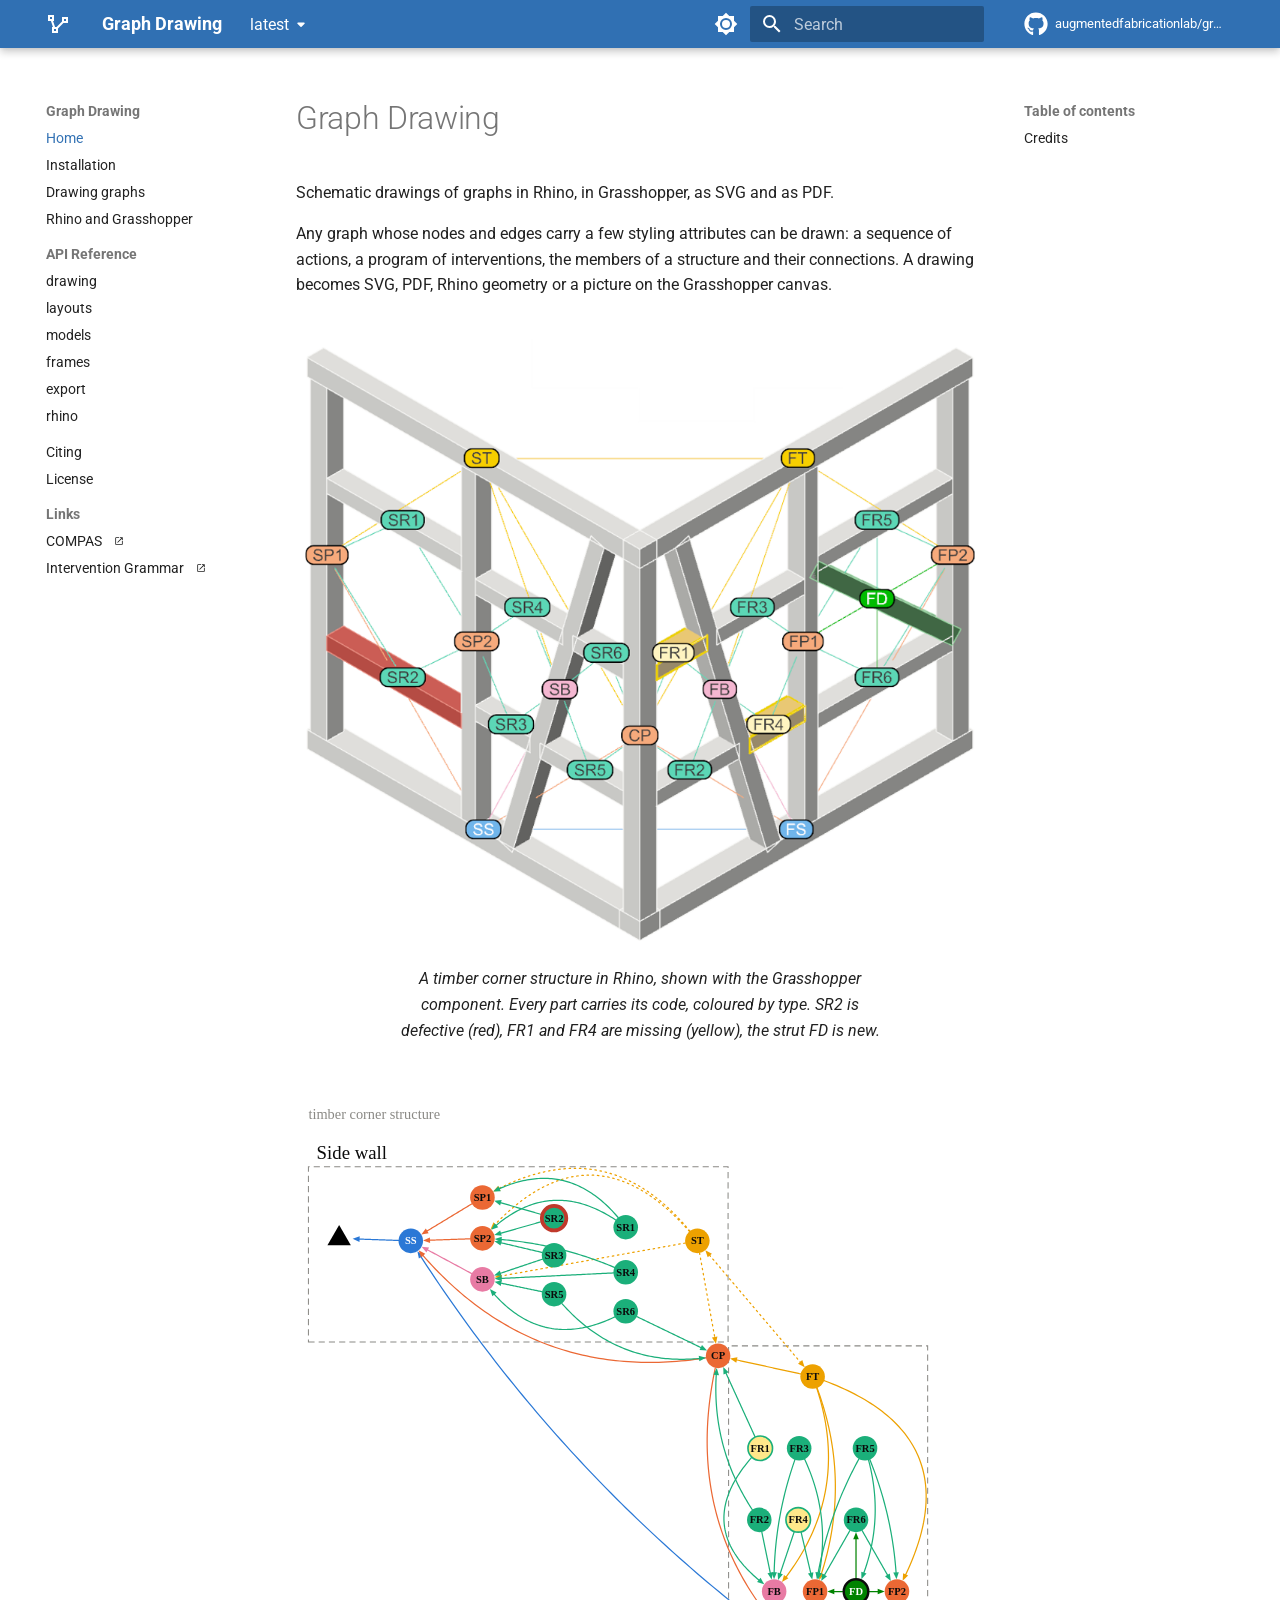
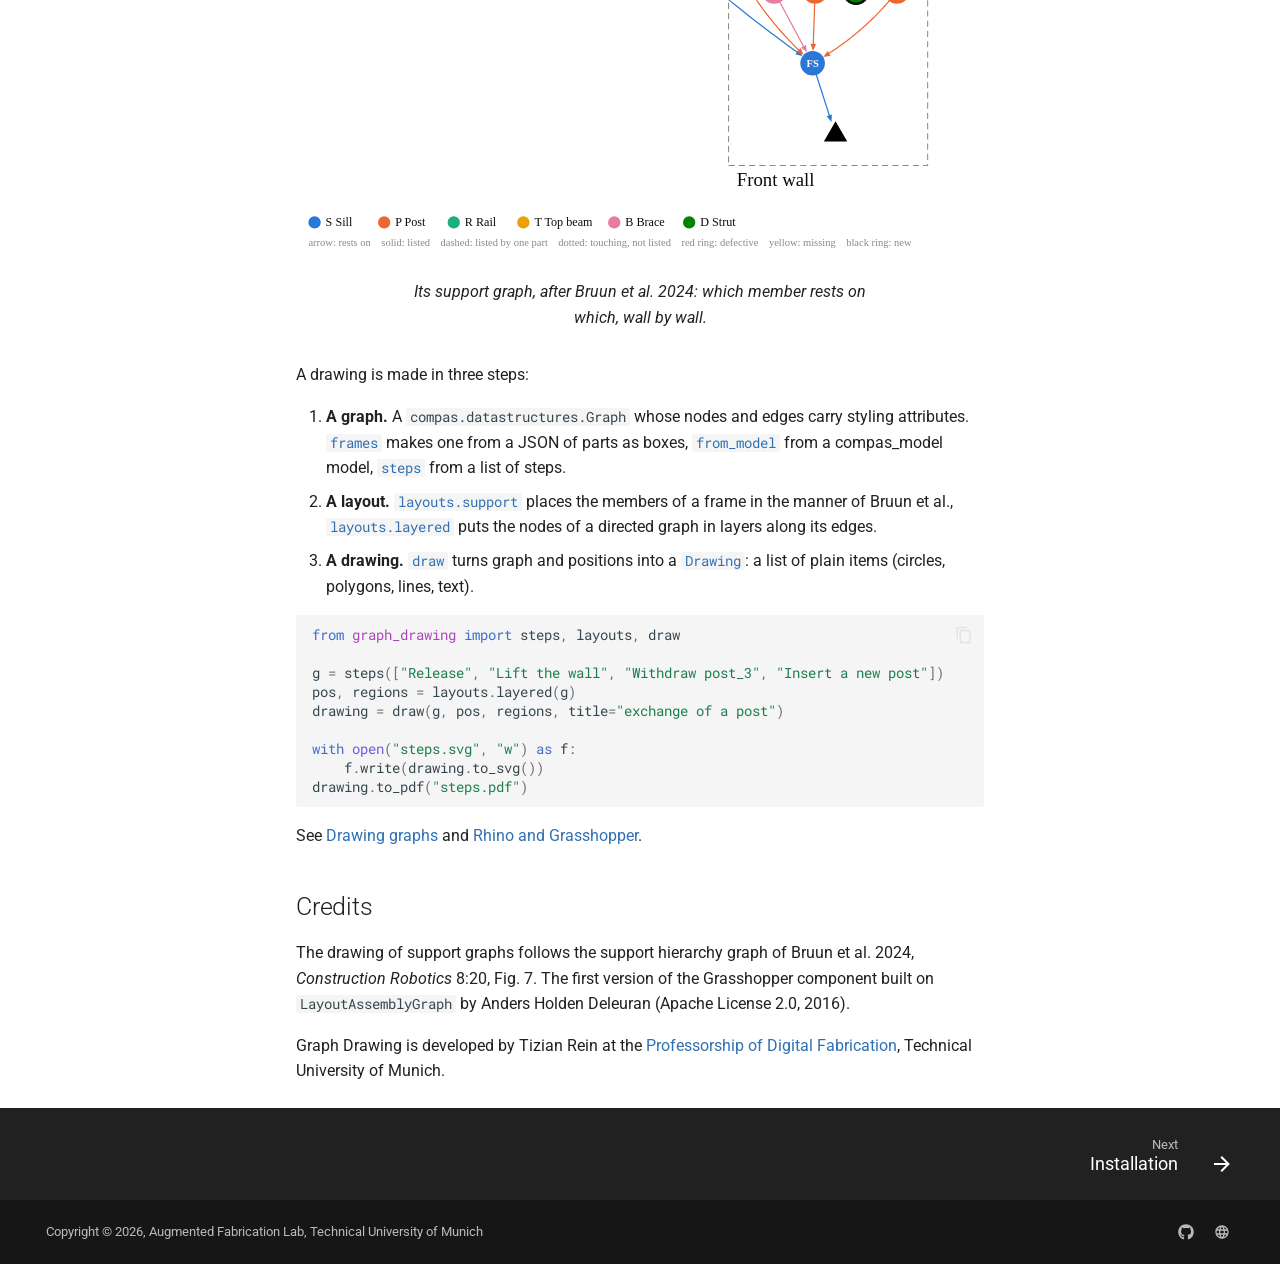
<file: index.html>
<!DOCTYPE html>
<html>
<head>
  <meta charset="utf-8">
  <title>Redirecting</title>
  <noscript>
    <meta http-equiv="refresh" content="1; url=latest/" />
  </noscript>
  <script>
    window.location.replace(
      "latest/" + window.location.search + window.location.hash
    );
  </script>
</head>
<body>
  Redirecting to <a href="latest/">latest/</a>...
</body>
</html>
</file>
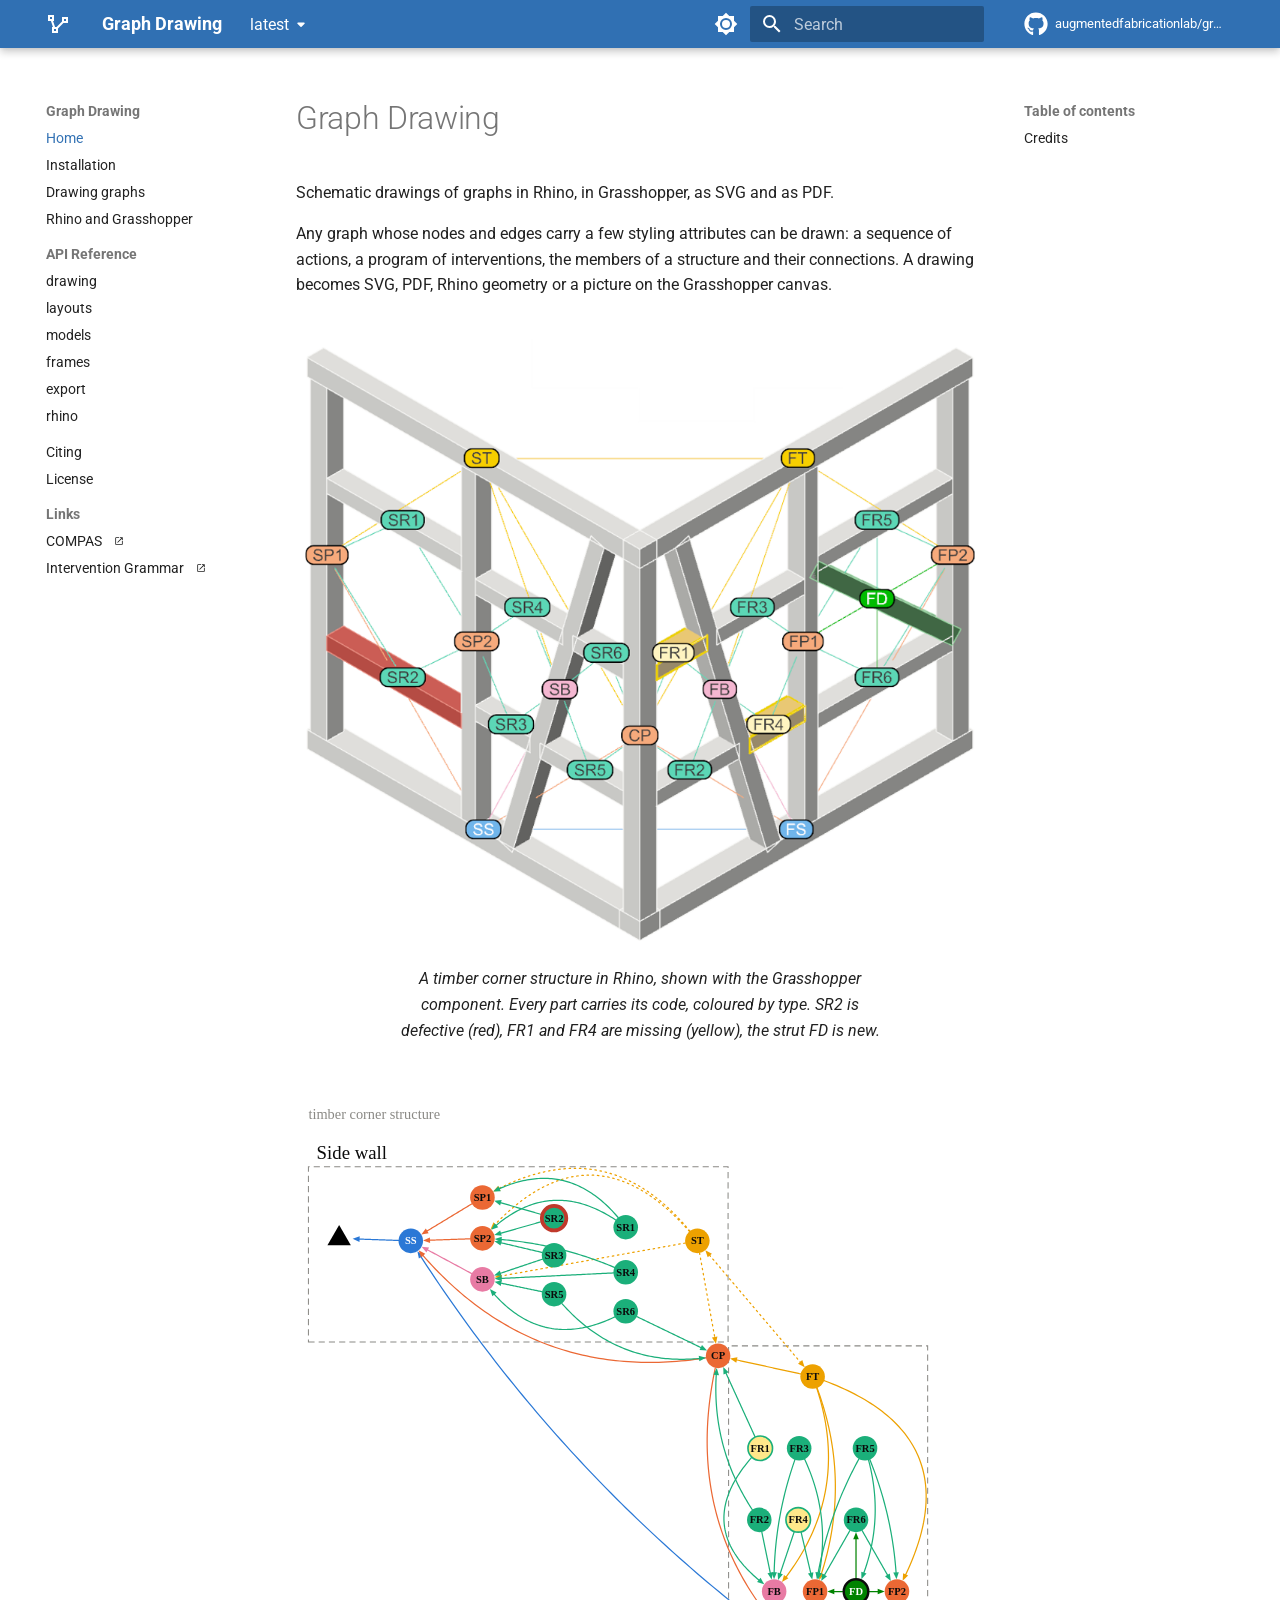
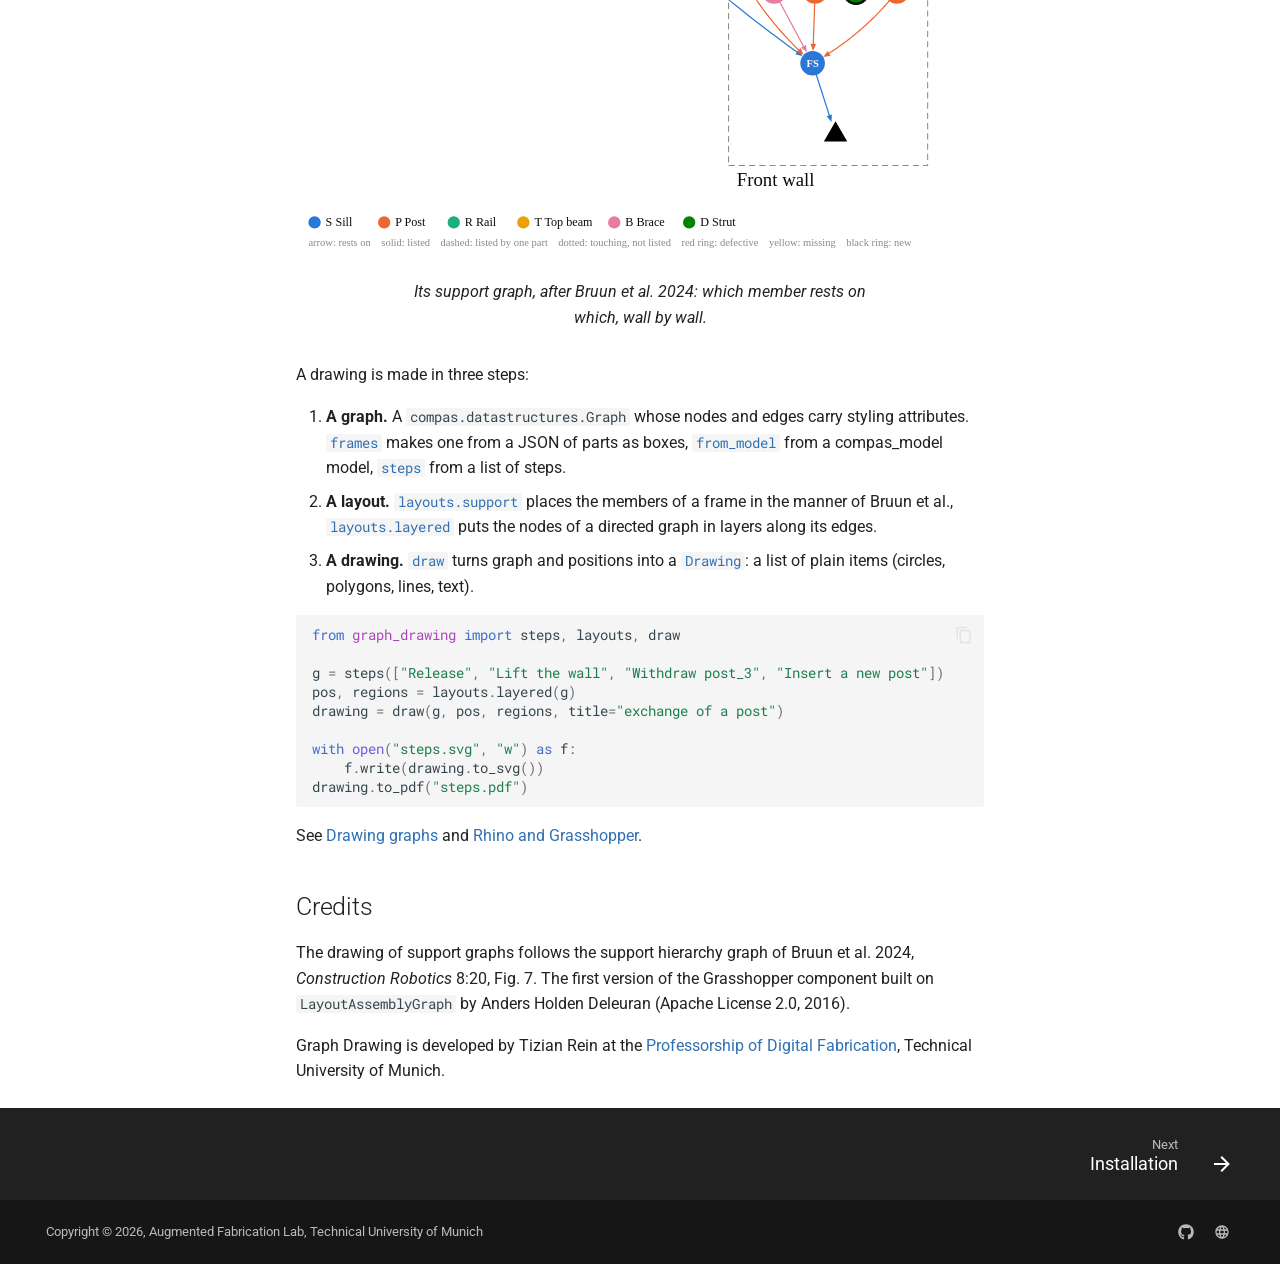
<file: latest/index.html>
<!doctype html>
<html lang="en" class="no-js">
  <head>
    
      <meta charset="utf-8">
      <meta name="viewport" content="width=device-width,initial-scale=1">
      
        <meta name="description" content="Schematic drawings of graphs in Rhino, in Grasshopper, as SVG and as PDF.">
      
      
        <meta name="author" content="Tizian Rein">
      
      
        <link rel="canonical" href="https://augmentedfabricationlab.github.io/graph_drawing/latest/">
      
      
      
        <link rel="next" href="installation/">
      
      
        
      
      
      <link rel="icon" href="_images/favicon.svg">
      <meta name="generator" content="mkdocs-1.6.1, mkdocs-material-9.7.7">
    
    
      
        <title>Graph Drawing</title>
      
    
    
      <link rel="stylesheet" href="assets/stylesheets/main.ec1eaa64.min.css">
      
        
        <link rel="stylesheet" href="assets/stylesheets/palette.ab4e12ef.min.css">
      
      


    
    
      
    
    
      
        
        
        <link rel="preconnect" href="https://fonts.gstatic.com" crossorigin>
        <link rel="stylesheet" href="https://fonts.googleapis.com/css?family=Roboto:300,300i,400,400i,700,700i%7CRoboto+Mono:400,400i,700,700i&display=fallback">
        <style>:root{--md-text-font:"Roboto";--md-code-font:"Roboto Mono"}</style>
      
    
    
      <link rel="stylesheet" href="assets/_mkdocstrings.css">
    
      <link rel="stylesheet" href="assets/stylesheets/custom.css">
    
    <script>__md_scope=new URL(".",location),__md_hash=e=>[...e].reduce(((e,_)=>(e<<5)-e+_.charCodeAt(0)),0),__md_get=(e,_=localStorage,t=__md_scope)=>JSON.parse(_.getItem(t.pathname+"."+e)),__md_set=(e,_,t=localStorage,a=__md_scope)=>{try{t.setItem(a.pathname+"."+e,JSON.stringify(_))}catch(e){}}</script>
    
      

    
    
  </head>
  
  
    
    
      
    
    
    
    
    <body dir="ltr" data-md-color-scheme="default" data-md-color-primary="custom" data-md-color-accent="custom">
  
    
    <input class="md-toggle" data-md-toggle="drawer" type="checkbox" id="__drawer" autocomplete="off">
    <input class="md-toggle" data-md-toggle="search" type="checkbox" id="__search" autocomplete="off">
    <label class="md-overlay" for="__drawer"></label>
    <div data-md-component="skip">
      
        
        <a href="#graph-drawing" class="md-skip">
          Skip to content
        </a>
      
    </div>
    <div data-md-component="announce">
      
    </div>
    
      <div data-md-color-scheme="default" data-md-component="outdated" hidden>
        
      </div>
    
    
      

  

<header class="md-header md-header--shadow" data-md-component="header">
  <nav class="md-header__inner md-grid" aria-label="Header">
    <a href="https://augmentedfabricationlab.github.io/graph_drawing/" title="Graph Drawing" class="md-header__button md-logo" aria-label="Graph Drawing" data-md-component="logo">
      
  
  <svg xmlns="http://www.w3.org/2000/svg" viewBox="0 0 24 24"><path d="M2 3v6h2.95l2 6H6v6h6v-4.59L17.41 11H22V5h-6v4.57L10.59 15H9.06l-2-6H8V3M4 5h2v2H4m14 0h2v2h-2M8 17h2v2H8Z"/></svg>

    </a>
    <label class="md-header__button md-icon" for="__drawer">
      
      <svg xmlns="http://www.w3.org/2000/svg" viewBox="0 0 24 24"><path d="M3 6h18v2H3zm0 5h18v2H3zm0 5h18v2H3z"/></svg>
    </label>
    <div class="md-header__title" data-md-component="header-title">
      <div class="md-header__ellipsis">
        <div class="md-header__topic">
          <span class="md-ellipsis">
            Graph Drawing
          </span>
        </div>
        <div class="md-header__topic" data-md-component="header-topic">
          <span class="md-ellipsis">
            
              Home
            
          </span>
        </div>
      </div>
    </div>
    
      
        <form class="md-header__option" data-md-component="palette">
  
    
    
    
    <input class="md-option" data-md-color-media="" data-md-color-scheme="default" data-md-color-primary="custom" data-md-color-accent="custom"  aria-label="Switch to dark mode"  type="radio" name="__palette" id="__palette_0">
    
      <label class="md-header__button md-icon" title="Switch to dark mode" for="__palette_1" hidden>
        <svg xmlns="http://www.w3.org/2000/svg" viewBox="0 0 24 24"><path d="M12 8a4 4 0 0 0-4 4 4 4 0 0 0 4 4 4 4 0 0 0 4-4 4 4 0 0 0-4-4m0 10a6 6 0 0 1-6-6 6 6 0 0 1 6-6 6 6 0 0 1 6 6 6 6 0 0 1-6 6m8-9.31V4h-4.69L12 .69 8.69 4H4v4.69L.69 12 4 15.31V20h4.69L12 23.31 15.31 20H20v-4.69L23.31 12z"/></svg>
      </label>
    
  
    
    
    
    <input class="md-option" data-md-color-media="" data-md-color-scheme="slate" data-md-color-primary="custom" data-md-color-accent="custom"  aria-label="Switch to light mode"  type="radio" name="__palette" id="__palette_1">
    
      <label class="md-header__button md-icon" title="Switch to light mode" for="__palette_0" hidden>
        <svg xmlns="http://www.w3.org/2000/svg" viewBox="0 0 24 24"><path d="M12 18c-.89 0-1.74-.2-2.5-.55C11.56 16.5 13 14.42 13 12s-1.44-4.5-3.5-5.45C10.26 6.2 11.11 6 12 6a6 6 0 0 1 6 6 6 6 0 0 1-6 6m8-9.31V4h-4.69L12 .69 8.69 4H4v4.69L.69 12 4 15.31V20h4.69L12 23.31 15.31 20H20v-4.69L23.31 12z"/></svg>
      </label>
    
  
</form>
      
    
    
      <script>var palette=__md_get("__palette");if(palette&&palette.color){if("(prefers-color-scheme)"===palette.color.media){var media=matchMedia("(prefers-color-scheme: light)"),input=document.querySelector(media.matches?"[data-md-color-media='(prefers-color-scheme: light)']":"[data-md-color-media='(prefers-color-scheme: dark)']");palette.color.media=input.getAttribute("data-md-color-media"),palette.color.scheme=input.getAttribute("data-md-color-scheme"),palette.color.primary=input.getAttribute("data-md-color-primary"),palette.color.accent=input.getAttribute("data-md-color-accent")}for(var[key,value]of Object.entries(palette.color))document.body.setAttribute("data-md-color-"+key,value)}</script>
    
    
    
      
      
        <label class="md-header__button md-icon" for="__search">
          
          <svg xmlns="http://www.w3.org/2000/svg" viewBox="0 0 24 24"><path d="M9.5 3A6.5 6.5 0 0 1 16 9.5c0 1.61-.59 3.09-1.56 4.23l.27.27h.79l5 5-1.5 1.5-5-5v-.79l-.27-.27A6.52 6.52 0 0 1 9.5 16 6.5 6.5 0 0 1 3 9.5 6.5 6.5 0 0 1 9.5 3m0 2C7 5 5 7 5 9.5S7 14 9.5 14 14 12 14 9.5 12 5 9.5 5"/></svg>
        </label>
        <div class="md-search" data-md-component="search" role="dialog">
  <label class="md-search__overlay" for="__search"></label>
  <div class="md-search__inner" role="search">
    <form class="md-search__form" name="search">
      <input type="text" class="md-search__input" name="query" aria-label="Search" placeholder="Search" autocapitalize="off" autocorrect="off" autocomplete="off" spellcheck="false" data-md-component="search-query" required>
      <label class="md-search__icon md-icon" for="__search">
        
        <svg xmlns="http://www.w3.org/2000/svg" viewBox="0 0 24 24"><path d="M9.5 3A6.5 6.5 0 0 1 16 9.5c0 1.61-.59 3.09-1.56 4.23l.27.27h.79l5 5-1.5 1.5-5-5v-.79l-.27-.27A6.52 6.52 0 0 1 9.5 16 6.5 6.5 0 0 1 3 9.5 6.5 6.5 0 0 1 9.5 3m0 2C7 5 5 7 5 9.5S7 14 9.5 14 14 12 14 9.5 12 5 9.5 5"/></svg>
        
        <svg xmlns="http://www.w3.org/2000/svg" viewBox="0 0 24 24"><path d="M20 11v2H8l5.5 5.5-1.42 1.42L4.16 12l7.92-7.92L13.5 5.5 8 11z"/></svg>
      </label>
      <nav class="md-search__options" aria-label="Search">
        
        <button type="reset" class="md-search__icon md-icon" title="Clear" aria-label="Clear" tabindex="-1">
          
          <svg xmlns="http://www.w3.org/2000/svg" viewBox="0 0 24 24"><path d="M19 6.41 17.59 5 12 10.59 6.41 5 5 6.41 10.59 12 5 17.59 6.41 19 12 13.41 17.59 19 19 17.59 13.41 12z"/></svg>
        </button>
      </nav>
      
        <div class="md-search__suggest" data-md-component="search-suggest"></div>
      
    </form>
    <div class="md-search__output">
      <div class="md-search__scrollwrap" tabindex="0" data-md-scrollfix>
        <div class="md-search-result" data-md-component="search-result">
          <div class="md-search-result__meta">
            Initializing search
          </div>
          <ol class="md-search-result__list" role="presentation"></ol>
        </div>
      </div>
    </div>
  </div>
</div>
      
    
    
      <div class="md-header__source">
        <a href="https://github.com/augmentedfabricationlab/graph_drawing/" title="Go to repository" class="md-source" data-md-component="source">
  <div class="md-source__icon md-icon">
    
    <svg xmlns="http://www.w3.org/2000/svg" viewBox="0 0 512 512"><!--! Font Awesome Free 7.1.0 by @fontawesome - https://fontawesome.com License - https://fontawesome.com/license/free (Icons: CC BY 4.0, Fonts: SIL OFL 1.1, Code: MIT License) Copyright 2025 Fonticons, Inc.--><path d="M173.9 397.4c0 2-2.3 3.6-5.2 3.6-3.3.3-5.6-1.3-5.6-3.6 0-2 2.3-3.6 5.2-3.6 3-.3 5.6 1.3 5.6 3.6m-31.1-4.5c-.7 2 1.3 4.3 4.3 4.9 2.6 1 5.6 0 6.2-2s-1.3-4.3-4.3-5.2c-2.6-.7-5.5.3-6.2 2.3m44.2-1.7c-2.9.7-4.9 2.6-4.6 4.9.3 2 2.9 3.3 5.9 2.6 2.9-.7 4.9-2.6 4.6-4.6-.3-1.9-3-3.2-5.9-2.9M252.8 8C114.1 8 8 113.3 8 252c0 110.9 69.8 205.8 169.5 239.2 12.8 2.3 17.3-5.6 17.3-12.1 0-6.2-.3-40.4-.3-61.4 0 0-70 15-84.7-29.8 0 0-11.4-29.1-27.8-36.6 0 0-22.9-15.7 1.6-15.4 0 0 24.9 2 38.6 25.8 21.9 38.6 58.6 27.5 72.9 20.9 2.3-16 8.8-27.1 16-33.7-55.9-6.2-112.3-14.3-112.3-110.5 0-27.5 7.6-41.3 23.6-58.9-2.6-6.5-11.1-33.3 2.6-67.9 20.9-6.5 69 27 69 27 20-5.6 41.5-8.5 62.8-8.5s42.8 2.9 62.8 8.5c0 0 48.1-33.6 69-27 13.7 34.7 5.2 61.4 2.6 67.9 16 17.7 25.8 31.5 25.8 58.9 0 96.5-58.9 104.2-114.8 110.5 9.2 7.9 17 22.9 17 46.4 0 33.7-.3 75.4-.3 83.6 0 6.5 4.6 14.4 17.3 12.1C436.2 457.8 504 362.9 504 252 504 113.3 391.5 8 252.8 8M105.2 352.9c-1.3 1-1 3.3.7 5.2 1.6 1.6 3.9 2.3 5.2 1 1.3-1 1-3.3-.7-5.2-1.6-1.6-3.9-2.3-5.2-1m-10.8-8.1c-.7 1.3.3 2.9 2.3 3.9 1.6 1 3.6.7 4.3-.7.7-1.3-.3-2.9-2.3-3.9-2-.6-3.6-.3-4.3.7m32.4 35.6c-1.6 1.3-1 4.3 1.3 6.2 2.3 2.3 5.2 2.6 6.5 1 1.3-1.3.7-4.3-1.3-6.2-2.2-2.3-5.2-2.6-6.5-1m-11.4-14.7c-1.6 1-1.6 3.6 0 5.9s4.3 3.3 5.6 2.3c1.6-1.3 1.6-3.9 0-6.2-1.4-2.3-4-3.3-5.6-2"/></svg>
  </div>
  <div class="md-source__repository">
    augmentedfabricationlab/graph_drawing
  </div>
</a>
      </div>
    
  </nav>
  
</header>
    
    <div class="md-container" data-md-component="container">
      
      
        
          
        
      
      <main class="md-main" data-md-component="main">
        <div class="md-main__inner md-grid">
          
            
              
              <div class="md-sidebar md-sidebar--primary" data-md-component="sidebar" data-md-type="navigation" >
                <div class="md-sidebar__scrollwrap">
                  <div class="md-sidebar__inner">
                    



<nav class="md-nav md-nav--primary" aria-label="Navigation" data-md-level="0">
  <label class="md-nav__title" for="__drawer">
    <a href="https://augmentedfabricationlab.github.io/graph_drawing/" title="Graph Drawing" class="md-nav__button md-logo" aria-label="Graph Drawing" data-md-component="logo">
      
  
  <svg xmlns="http://www.w3.org/2000/svg" viewBox="0 0 24 24"><path d="M2 3v6h2.95l2 6H6v6h6v-4.59L17.41 11H22V5h-6v4.57L10.59 15H9.06l-2-6H8V3M4 5h2v2H4m14 0h2v2h-2M8 17h2v2H8Z"/></svg>

    </a>
    Graph Drawing
  </label>
  
    <div class="md-nav__source">
      <a href="https://github.com/augmentedfabricationlab/graph_drawing/" title="Go to repository" class="md-source" data-md-component="source">
  <div class="md-source__icon md-icon">
    
    <svg xmlns="http://www.w3.org/2000/svg" viewBox="0 0 512 512"><!--! Font Awesome Free 7.1.0 by @fontawesome - https://fontawesome.com License - https://fontawesome.com/license/free (Icons: CC BY 4.0, Fonts: SIL OFL 1.1, Code: MIT License) Copyright 2025 Fonticons, Inc.--><path d="M173.9 397.4c0 2-2.3 3.6-5.2 3.6-3.3.3-5.6-1.3-5.6-3.6 0-2 2.3-3.6 5.2-3.6 3-.3 5.6 1.3 5.6 3.6m-31.1-4.5c-.7 2 1.3 4.3 4.3 4.9 2.6 1 5.6 0 6.2-2s-1.3-4.3-4.3-5.2c-2.6-.7-5.5.3-6.2 2.3m44.2-1.7c-2.9.7-4.9 2.6-4.6 4.9.3 2 2.9 3.3 5.9 2.6 2.9-.7 4.9-2.6 4.6-4.6-.3-1.9-3-3.2-5.9-2.9M252.8 8C114.1 8 8 113.3 8 252c0 110.9 69.8 205.8 169.5 239.2 12.8 2.3 17.3-5.6 17.3-12.1 0-6.2-.3-40.4-.3-61.4 0 0-70 15-84.7-29.8 0 0-11.4-29.1-27.8-36.6 0 0-22.9-15.7 1.6-15.4 0 0 24.9 2 38.6 25.8 21.9 38.6 58.6 27.5 72.9 20.9 2.3-16 8.8-27.1 16-33.7-55.9-6.2-112.3-14.3-112.3-110.5 0-27.5 7.6-41.3 23.6-58.9-2.6-6.5-11.1-33.3 2.6-67.9 20.9-6.5 69 27 69 27 20-5.6 41.5-8.5 62.8-8.5s42.8 2.9 62.8 8.5c0 0 48.1-33.6 69-27 13.7 34.7 5.2 61.4 2.6 67.9 16 17.7 25.8 31.5 25.8 58.9 0 96.5-58.9 104.2-114.8 110.5 9.2 7.9 17 22.9 17 46.4 0 33.7-.3 75.4-.3 83.6 0 6.5 4.6 14.4 17.3 12.1C436.2 457.8 504 362.9 504 252 504 113.3 391.5 8 252.8 8M105.2 352.9c-1.3 1-1 3.3.7 5.2 1.6 1.6 3.9 2.3 5.2 1 1.3-1 1-3.3-.7-5.2-1.6-1.6-3.9-2.3-5.2-1m-10.8-8.1c-.7 1.3.3 2.9 2.3 3.9 1.6 1 3.6.7 4.3-.7.7-1.3-.3-2.9-2.3-3.9-2-.6-3.6-.3-4.3.7m32.4 35.6c-1.6 1.3-1 4.3 1.3 6.2 2.3 2.3 5.2 2.6 6.5 1 1.3-1.3.7-4.3-1.3-6.2-2.2-2.3-5.2-2.6-6.5-1m-11.4-14.7c-1.6 1-1.6 3.6 0 5.9s4.3 3.3 5.6 2.3c1.6-1.3 1.6-3.9 0-6.2-1.4-2.3-4-3.3-5.6-2"/></svg>
  </div>
  <div class="md-source__repository">
    augmentedfabricationlab/graph_drawing
  </div>
</a>
    </div>
  
  <ul class="md-nav__list" data-md-scrollfix>
    
      
      
  
  
    
  
  
  
    <li class="md-nav__item md-nav__item--active">
      
      <input class="md-nav__toggle md-toggle" type="checkbox" id="__toc">
      
      
        
      
      
        <label class="md-nav__link md-nav__link--active" for="__toc">
          
  
  
  <span class="md-ellipsis">
    
  
    Home
  

    
  </span>
  
  

          <span class="md-nav__icon md-icon"></span>
        </label>
      
      <a href="." class="md-nav__link md-nav__link--active">
        
  
  
  <span class="md-ellipsis">
    
  
    Home
  

    
  </span>
  
  

      </a>
      
        

<nav class="md-nav md-nav--secondary" aria-label="Table of contents">
  
  
  
    
  
  
    <label class="md-nav__title" for="__toc">
      <span class="md-nav__icon md-icon"></span>
      Table of contents
    </label>
    <ul class="md-nav__list" data-md-component="toc" data-md-scrollfix>
      
        <li class="md-nav__item">
  <a href="#credits" class="md-nav__link">
    <span class="md-ellipsis">
      
        Credits
      
    </span>
  </a>
  
</li>
      
    </ul>
  
</nav>
      
    </li>
  

    
      
      
  
  
  
  
    <li class="md-nav__item">
      <a href="installation/" class="md-nav__link">
        
  
  
  <span class="md-ellipsis">
    
  
    Installation
  

    
  </span>
  
  

      </a>
    </li>
  

    
      
      
  
  
  
  
    <li class="md-nav__item">
      <a href="usage/" class="md-nav__link">
        
  
  
  <span class="md-ellipsis">
    
  
    Drawing graphs
  

    
  </span>
  
  

      </a>
    </li>
  

    
      
      
  
  
  
  
    <li class="md-nav__item">
      <a href="rhino/" class="md-nav__link">
        
  
  
  <span class="md-ellipsis">
    
  
    Rhino and Grasshopper
  

    
  </span>
  
  

      </a>
    </li>
  

    
      
      
  
  
  
  
    
    
      
        
      
        
      
        
      
        
      
        
      
        
      
    
    
    
      
        
        
      
    
    
    <li class="md-nav__item md-nav__item--section md-nav__item--nested">
      
        
        
        <input class="md-nav__toggle md-toggle " type="checkbox" id="__nav_5" >
        
          
          <label class="md-nav__link" for="__nav_5" id="__nav_5_label" tabindex="">
            
  
  
  <span class="md-ellipsis">
    
  
    API Reference
  

    
  </span>
  
  

            <span class="md-nav__icon md-icon"></span>
          </label>
        
        <nav class="md-nav" data-md-level="1" aria-labelledby="__nav_5_label" aria-expanded="false">
          <label class="md-nav__title" for="__nav_5">
            <span class="md-nav__icon md-icon"></span>
            
  
    API Reference
  

          </label>
          <ul class="md-nav__list" data-md-scrollfix>
            
              
                
  
  
  
  
    <li class="md-nav__item">
      <a href="api/graph_drawing.drawing/" class="md-nav__link">
        
  
  
  <span class="md-ellipsis">
    
  
    drawing
  

    
  </span>
  
  

      </a>
    </li>
  

              
            
              
                
  
  
  
  
    <li class="md-nav__item">
      <a href="api/graph_drawing.layouts/" class="md-nav__link">
        
  
  
  <span class="md-ellipsis">
    
  
    layouts
  

    
  </span>
  
  

      </a>
    </li>
  

              
            
              
                
  
  
  
  
    <li class="md-nav__item">
      <a href="api/graph_drawing.models/" class="md-nav__link">
        
  
  
  <span class="md-ellipsis">
    
  
    models
  

    
  </span>
  
  

      </a>
    </li>
  

              
            
              
                
  
  
  
  
    <li class="md-nav__item">
      <a href="api/graph_drawing.frames/" class="md-nav__link">
        
  
  
  <span class="md-ellipsis">
    
  
    frames
  

    
  </span>
  
  

      </a>
    </li>
  

              
            
              
                
  
  
  
  
    <li class="md-nav__item">
      <a href="api/graph_drawing.export/" class="md-nav__link">
        
  
  
  <span class="md-ellipsis">
    
  
    export
  

    
  </span>
  
  

      </a>
    </li>
  

              
            
              
                
  
  
  
  
    <li class="md-nav__item">
      <a href="api/graph_drawing.rhino/" class="md-nav__link">
        
  
  
  <span class="md-ellipsis">
    
  
    rhino
  

    
  </span>
  
  

      </a>
    </li>
  

              
            
          </ul>
        </nav>
      
    </li>
  

    
      
      
  
  
  
  
    <li class="md-nav__item">
      <a href="citing/" class="md-nav__link">
        
  
  
  <span class="md-ellipsis">
    
  
    Citing
  

    
  </span>
  
  

      </a>
    </li>
  

    
      
      
  
  
  
  
    <li class="md-nav__item">
      <a href="license/" class="md-nav__link">
        
  
  
  <span class="md-ellipsis">
    
  
    License
  

    
  </span>
  
  

      </a>
    </li>
  

    
      
      
  
  
  
  
    
    
      
        
      
        
      
    
    
    
      
        
        
      
    
    
    <li class="md-nav__item md-nav__item--section md-nav__item--nested">
      
        
        
        <input class="md-nav__toggle md-toggle " type="checkbox" id="__nav_8" >
        
          
          <label class="md-nav__link" for="__nav_8" id="__nav_8_label" tabindex="">
            
  
  
  <span class="md-ellipsis">
    
  
    Links
  

    
  </span>
  
  

            <span class="md-nav__icon md-icon"></span>
          </label>
        
        <nav class="md-nav" data-md-level="1" aria-labelledby="__nav_8_label" aria-expanded="false">
          <label class="md-nav__title" for="__nav_8">
            <span class="md-nav__icon md-icon"></span>
            
  
    Links
  

          </label>
          <ul class="md-nav__list" data-md-scrollfix>
            
              
                
  
  
  
  
    <li class="md-nav__item">
      <a href="https://compas.dev/" class="md-nav__link">
        
  
  
  <span class="md-ellipsis">
    
  
    COMPAS
  

    
  </span>
  
  

      </a>
    </li>
  

              
            
              
                
  
  
  
  
    <li class="md-nav__item">
      <a href="https://augmentedfabricationlab.github.io/intervention_grammar/" class="md-nav__link">
        
  
  
  <span class="md-ellipsis">
    
  
    Intervention Grammar
  

    
  </span>
  
  

      </a>
    </li>
  

              
            
          </ul>
        </nav>
      
    </li>
  

    
  </ul>
</nav>
                  </div>
                </div>
              </div>
            
            
              
              <div class="md-sidebar md-sidebar--secondary" data-md-component="sidebar" data-md-type="toc" >
                <div class="md-sidebar__scrollwrap">
                  <div class="md-sidebar__inner">
                    

<nav class="md-nav md-nav--secondary" aria-label="Table of contents">
  
  
  
    
  
  
    <label class="md-nav__title" for="__toc">
      <span class="md-nav__icon md-icon"></span>
      Table of contents
    </label>
    <ul class="md-nav__list" data-md-component="toc" data-md-scrollfix>
      
        <li class="md-nav__item">
  <a href="#credits" class="md-nav__link">
    <span class="md-ellipsis">
      
        Credits
      
    </span>
  </a>
  
</li>
      
    </ul>
  
</nav>
                  </div>
                </div>
              </div>
            
          
          
            <div class="md-content" data-md-component="content">
              
              <article class="md-content__inner md-typeset">
                
                  



<h1 id="graph-drawing">Graph Drawing<a class="headerlink" href="#graph-drawing" title="Permanent link">¤</a></h1>
<p class="lead">
Schematic drawings of graphs in Rhino, in Grasshopper, as SVG and as PDF.
</p>

<p>Any graph whose nodes and edges carry a few styling attributes can be drawn:
a sequence of actions, a program of interventions, the members of a structure
and their connections. A drawing becomes SVG, PDF, Rhino geometry or a
picture on the Grasshopper canvas.</p>
<figure>
<p><img alt="A timber corner structure in Rhino" src="_images/corner_model.png" />
  </p>
<figcaption>A timber corner structure in Rhino, shown with the Grasshopper component. Every part carries its code, coloured by type. SR2 is defective (red), FR1 and FR4 are missing (yellow), the strut FD is new.</figcaption>
</figure>
<figure>
<p><img alt="Support graph of the corner structure" src="_images/corner_support.svg" />
  </p>
<figcaption>Its support graph, after Bruun et al. 2024: which member rests on which, wall by wall.</figcaption>
</figure>
<p>A drawing is made in three steps:</p>
<ol>
<li><strong>A graph.</strong> A <code>compas.datastructures.Graph</code> whose nodes and edges carry
   styling attributes. <a class="autorefs autorefs-internal" title="            graph_drawing.frames" href="api/graph_drawing.frames/#graph_drawing.frames"><code>frames</code></a> makes one from a JSON
   of parts as boxes, <a class="autorefs autorefs-internal" title="            from_model" href="api/graph_drawing.models/#graph_drawing.models.from_model"><code>from_model</code></a> from a
   compas_model model, <a class="autorefs autorefs-internal" title="            steps" href="api/graph_drawing.models/#graph_drawing.models.steps"><code>steps</code></a> from a list of steps.</li>
<li><strong>A layout.</strong> <a class="autorefs autorefs-internal" title="            support" href="api/graph_drawing.layouts/#graph_drawing.layouts.support"><code>layouts.support</code></a> places the
   members of a frame in the manner of Bruun et al.,
   <a class="autorefs autorefs-internal" title="            layered" href="api/graph_drawing.layouts/#graph_drawing.layouts.layered"><code>layouts.layered</code></a> puts the nodes of a
   directed graph in layers along its edges.</li>
<li><strong>A drawing.</strong> <a class="autorefs autorefs-internal" title="            draw" href="api/graph_drawing.drawing/#graph_drawing.drawing.draw"><code>draw</code></a> turns graph and
   positions into a <a class="autorefs autorefs-internal" title="            Drawing" href="api/graph_drawing.drawing/#graph_drawing.drawing.Drawing"><code>Drawing</code></a>: a list of plain
   items (circles, polygons, lines, text).</li>
</ol>
<div class="language-python highlight"><pre><span></span><code><a id="__codelineno-0-1" name="__codelineno-0-1" href="#__codelineno-0-1"></a><span class="kn">from</span><span class="w"> </span><span class="nn">graph_drawing</span><span class="w"> </span><span class="kn">import</span> <span class="n">steps</span><span class="p">,</span> <span class="n">layouts</span><span class="p">,</span> <span class="n">draw</span>
<a id="__codelineno-0-2" name="__codelineno-0-2" href="#__codelineno-0-2"></a>
<a id="__codelineno-0-3" name="__codelineno-0-3" href="#__codelineno-0-3"></a><span class="n">g</span> <span class="o">=</span> <span class="n">steps</span><span class="p">([</span><span class="s2">"Release"</span><span class="p">,</span> <span class="s2">"Lift the wall"</span><span class="p">,</span> <span class="s2">"Withdraw post_3"</span><span class="p">,</span> <span class="s2">"Insert a new post"</span><span class="p">])</span>
<a id="__codelineno-0-4" name="__codelineno-0-4" href="#__codelineno-0-4"></a><span class="n">pos</span><span class="p">,</span> <span class="n">regions</span> <span class="o">=</span> <span class="n">layouts</span><span class="o">.</span><span class="n">layered</span><span class="p">(</span><span class="n">g</span><span class="p">)</span>
<a id="__codelineno-0-5" name="__codelineno-0-5" href="#__codelineno-0-5"></a><span class="n">drawing</span> <span class="o">=</span> <span class="n">draw</span><span class="p">(</span><span class="n">g</span><span class="p">,</span> <span class="n">pos</span><span class="p">,</span> <span class="n">regions</span><span class="p">,</span> <span class="n">title</span><span class="o">=</span><span class="s2">"exchange of a post"</span><span class="p">)</span>
<a id="__codelineno-0-6" name="__codelineno-0-6" href="#__codelineno-0-6"></a>
<a id="__codelineno-0-7" name="__codelineno-0-7" href="#__codelineno-0-7"></a><span class="k">with</span> <span class="nb">open</span><span class="p">(</span><span class="s2">"steps.svg"</span><span class="p">,</span> <span class="s2">"w"</span><span class="p">)</span> <span class="k">as</span> <span class="n">f</span><span class="p">:</span>
<a id="__codelineno-0-8" name="__codelineno-0-8" href="#__codelineno-0-8"></a>    <span class="n">f</span><span class="o">.</span><span class="n">write</span><span class="p">(</span><span class="n">drawing</span><span class="o">.</span><span class="n">to_svg</span><span class="p">())</span>
<a id="__codelineno-0-9" name="__codelineno-0-9" href="#__codelineno-0-9"></a><span class="n">drawing</span><span class="o">.</span><span class="n">to_pdf</span><span class="p">(</span><span class="s2">"steps.pdf"</span><span class="p">)</span>
</code></pre></div>
<p>See <a href="usage/">Drawing graphs</a> and <a href="rhino/">Rhino and Grasshopper</a>.</p>
<h2 id="credits">Credits<a class="headerlink" href="#credits" title="Permanent link">¤</a></h2>
<p>The drawing of support graphs follows the support hierarchy graph of
Bruun et al. 2024, <em>Construction Robotics</em> 8:20, Fig. 7. The first version of
the Grasshopper component built on <code>LayoutAssemblyGraph</code> by Anders Holden
Deleuran (Apache License 2.0, 2016).</p>
<p>Graph Drawing is developed by Tizian Rein at the
<a href="https://www.arc.ed.tum.de/df">Professorship of Digital Fabrication</a>,
Technical University of Munich.</p>












                
              </article>
            </div>
          
          
<script>var target=document.getElementById(location.hash.slice(1));target&&target.name&&(target.checked=target.name.startsWith("__tabbed_"))</script>
        </div>
        
          <button type="button" class="md-top md-icon" data-md-component="top" hidden>
  
  <svg xmlns="http://www.w3.org/2000/svg" viewBox="0 0 24 24"><path d="M13 20h-2V8l-5.5 5.5-1.42-1.42L12 4.16l7.92 7.92-1.42 1.42L13 8z"/></svg>
  Back to top
</button>
        
      </main>
      
        <footer class="md-footer">
  
    
      
      <nav class="md-footer__inner md-grid" aria-label="Footer" >
        
        
          
          <a href="installation/" class="md-footer__link md-footer__link--next" aria-label="Next: Installation">
            <div class="md-footer__title">
              <span class="md-footer__direction">
                Next
              </span>
              <div class="md-ellipsis">
                Installation
              </div>
            </div>
            <div class="md-footer__button md-icon">
              
              <svg xmlns="http://www.w3.org/2000/svg" viewBox="0 0 24 24"><path d="M4 11v2h12l-5.5 5.5 1.42 1.42L19.84 12l-7.92-7.92L10.5 5.5 16 11z"/></svg>
            </div>
          </a>
        
      </nav>
    
  
  <div class="md-footer-meta md-typeset">
    <div class="md-footer-meta__inner md-grid">
      <div class="md-copyright">
  
    <div class="md-copyright__highlight">
      Copyright &copy; 2026, Augmented Fabrication Lab, Technical University of Munich
    </div>
  
  
</div>
      
        
<div class="md-social">
  
    
    
    
    
    <a href="https://github.com/augmentedfabricationlab/graph_drawing" target="_blank" rel="noopener" title="graph_drawing on GitHub" class="md-social__link">
      <svg xmlns="http://www.w3.org/2000/svg" viewBox="0 0 512 512"><!--! Font Awesome Free 7.1.0 by @fontawesome - https://fontawesome.com License - https://fontawesome.com/license/free (Icons: CC BY 4.0, Fonts: SIL OFL 1.1, Code: MIT License) Copyright 2025 Fonticons, Inc.--><path d="M173.9 397.4c0 2-2.3 3.6-5.2 3.6-3.3.3-5.6-1.3-5.6-3.6 0-2 2.3-3.6 5.2-3.6 3-.3 5.6 1.3 5.6 3.6m-31.1-4.5c-.7 2 1.3 4.3 4.3 4.9 2.6 1 5.6 0 6.2-2s-1.3-4.3-4.3-5.2c-2.6-.7-5.5.3-6.2 2.3m44.2-1.7c-2.9.7-4.9 2.6-4.6 4.9.3 2 2.9 3.3 5.9 2.6 2.9-.7 4.9-2.6 4.6-4.6-.3-1.9-3-3.2-5.9-2.9M252.8 8C114.1 8 8 113.3 8 252c0 110.9 69.8 205.8 169.5 239.2 12.8 2.3 17.3-5.6 17.3-12.1 0-6.2-.3-40.4-.3-61.4 0 0-70 15-84.7-29.8 0 0-11.4-29.1-27.8-36.6 0 0-22.9-15.7 1.6-15.4 0 0 24.9 2 38.6 25.8 21.9 38.6 58.6 27.5 72.9 20.9 2.3-16 8.8-27.1 16-33.7-55.9-6.2-112.3-14.3-112.3-110.5 0-27.5 7.6-41.3 23.6-58.9-2.6-6.5-11.1-33.3 2.6-67.9 20.9-6.5 69 27 69 27 20-5.6 41.5-8.5 62.8-8.5s42.8 2.9 62.8 8.5c0 0 48.1-33.6 69-27 13.7 34.7 5.2 61.4 2.6 67.9 16 17.7 25.8 31.5 25.8 58.9 0 96.5-58.9 104.2-114.8 110.5 9.2 7.9 17 22.9 17 46.4 0 33.7-.3 75.4-.3 83.6 0 6.5 4.6 14.4 17.3 12.1C436.2 457.8 504 362.9 504 252 504 113.3 391.5 8 252.8 8M105.2 352.9c-1.3 1-1 3.3.7 5.2 1.6 1.6 3.9 2.3 5.2 1 1.3-1 1-3.3-.7-5.2-1.6-1.6-3.9-2.3-5.2-1m-10.8-8.1c-.7 1.3.3 2.9 2.3 3.9 1.6 1 3.6.7 4.3-.7.7-1.3-.3-2.9-2.3-3.9-2-.6-3.6-.3-4.3.7m32.4 35.6c-1.6 1.3-1 4.3 1.3 6.2 2.3 2.3 5.2 2.6 6.5 1 1.3-1.3.7-4.3-1.3-6.2-2.2-2.3-5.2-2.6-6.5-1m-11.4-14.7c-1.6 1-1.6 3.6 0 5.9s4.3 3.3 5.6 2.3c1.6-1.3 1.6-3.9 0-6.2-1.4-2.3-4-3.3-5.6-2"/></svg>
    </a>
  
    
    
    
    
    <a href="https://www.arc.ed.tum.de/df" target="_blank" rel="noopener" title="Professorship of Digital Fabrication, TUM" class="md-social__link">
      <svg xmlns="http://www.w3.org/2000/svg" viewBox="0 0 24 24"><path d="M16.36 14c.08-.66.14-1.32.14-2s-.06-1.34-.14-2h3.38c.16.64.26 1.31.26 2s-.1 1.36-.26 2m-5.15 5.56c.6-1.11 1.06-2.31 1.38-3.56h2.95a8.03 8.03 0 0 1-4.33 3.56M14.34 14H9.66c-.1-.66-.16-1.32-.16-2s.06-1.35.16-2h4.68c.09.65.16 1.32.16 2s-.07 1.34-.16 2M12 19.96c-.83-1.2-1.5-2.53-1.91-3.96h3.82c-.41 1.43-1.08 2.76-1.91 3.96M8 8H5.08A7.92 7.92 0 0 1 9.4 4.44C8.8 5.55 8.35 6.75 8 8m-2.92 8H8c.35 1.25.8 2.45 1.4 3.56A8 8 0 0 1 5.08 16m-.82-2C4.1 13.36 4 12.69 4 12s.1-1.36.26-2h3.38c-.08.66-.14 1.32-.14 2s.06 1.34.14 2M12 4.03c.83 1.2 1.5 2.54 1.91 3.97h-3.82c.41-1.43 1.08-2.77 1.91-3.97M18.92 8h-2.95a15.7 15.7 0 0 0-1.38-3.56c1.84.63 3.37 1.9 4.33 3.56M12 2C6.47 2 2 6.5 2 12a10 10 0 0 0 10 10 10 10 0 0 0 10-10A10 10 0 0 0 12 2"/></svg>
    </a>
  
</div>
      
    </div>
  </div>
</footer>
      
    </div>
    <div class="md-dialog" data-md-component="dialog">
      <div class="md-dialog__inner md-typeset"></div>
    </div>
    
    
    
      
      
      <script id="__config" type="application/json">{"annotate": null, "base": ".", "features": ["content.code.copy", "navigation.footer", "navigation.indexes", "navigation.sections", "navigation.top", "search.highlight", "search.suggest", "toc.follow"], "search": "assets/javascripts/workers/search.2c215733.min.js", "tags": null, "translations": {"clipboard.copied": "Copied to clipboard", "clipboard.copy": "Copy to clipboard", "search.result.more.one": "1 more on this page", "search.result.more.other": "# more on this page", "search.result.none": "No matching documents", "search.result.one": "1 matching document", "search.result.other": "# matching documents", "search.result.placeholder": "Type to start searching", "search.result.term.missing": "Missing", "select.version": "Select version"}, "version": {"provider": "mike"}}</script>
    
    
      <script src="assets/javascripts/bundle.d7400e89.min.js"></script>
      
    
  </body>
</html>
</file>
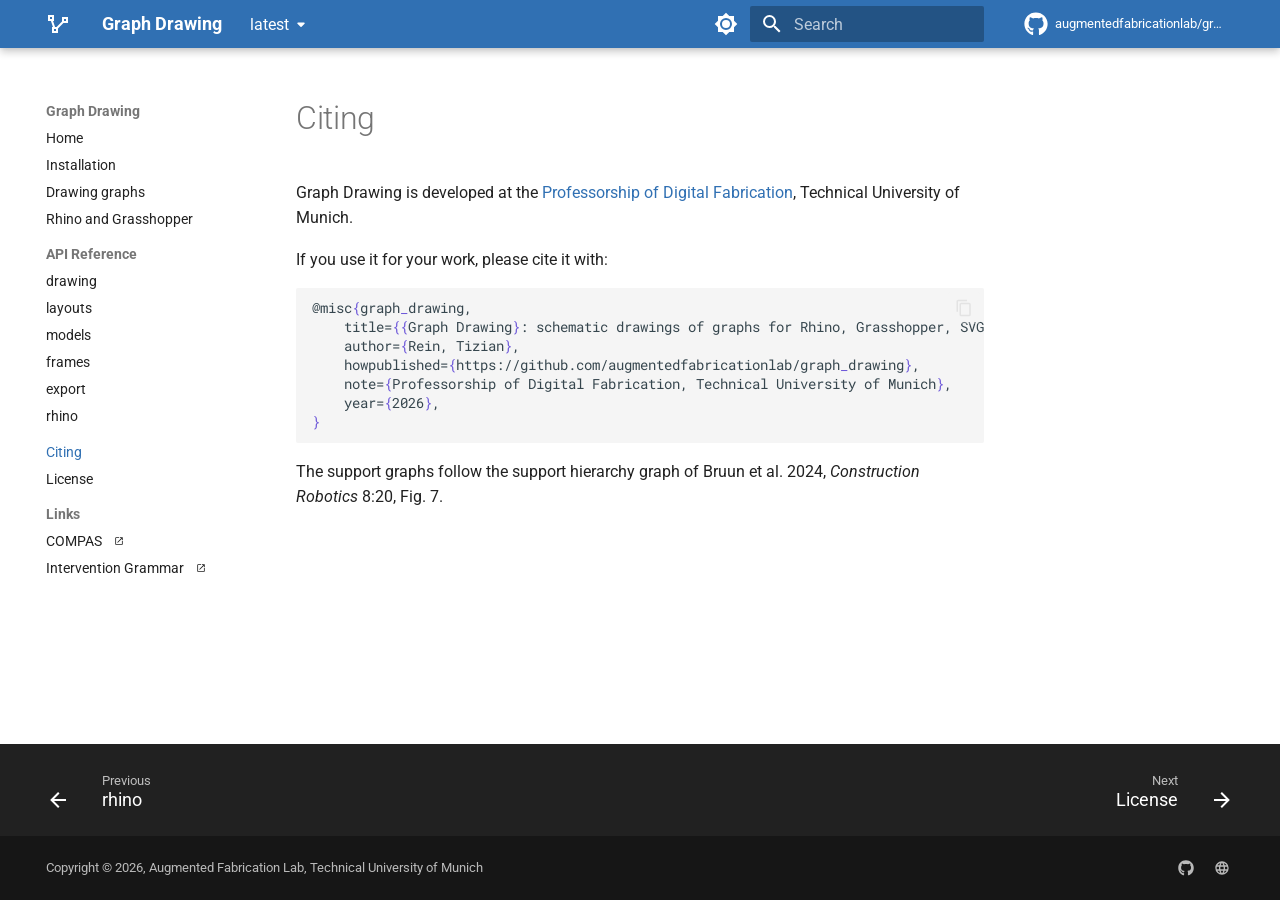
<file: latest/citing/index.html>
<!doctype html>
<html lang="en" class="no-js">
  <head>
    
      <meta charset="utf-8">
      <meta name="viewport" content="width=device-width,initial-scale=1">
      
        <meta name="description" content="Schematic drawings of graphs in Rhino, in Grasshopper, as SVG and as PDF.">
      
      
        <meta name="author" content="Tizian Rein">
      
      
        <link rel="canonical" href="https://augmentedfabricationlab.github.io/graph_drawing/latest/citing/">
      
      
        <link rel="prev" href="../api/graph_drawing.rhino/">
      
      
        <link rel="next" href="../license/">
      
      
        
      
      
      <link rel="icon" href="../_images/favicon.svg">
      <meta name="generator" content="mkdocs-1.6.1, mkdocs-material-9.7.7">
    
    
      
        <title>Citing - Graph Drawing</title>
      
    
    
      <link rel="stylesheet" href="../assets/stylesheets/main.ec1eaa64.min.css">
      
        
        <link rel="stylesheet" href="../assets/stylesheets/palette.ab4e12ef.min.css">
      
      


    
    
      
    
    
      
        
        
        <link rel="preconnect" href="https://fonts.gstatic.com" crossorigin>
        <link rel="stylesheet" href="https://fonts.googleapis.com/css?family=Roboto:300,300i,400,400i,700,700i%7CRoboto+Mono:400,400i,700,700i&display=fallback">
        <style>:root{--md-text-font:"Roboto";--md-code-font:"Roboto Mono"}</style>
      
    
    
      <link rel="stylesheet" href="../assets/_mkdocstrings.css">
    
      <link rel="stylesheet" href="../assets/stylesheets/custom.css">
    
    <script>__md_scope=new URL("..",location),__md_hash=e=>[...e].reduce(((e,_)=>(e<<5)-e+_.charCodeAt(0)),0),__md_get=(e,_=localStorage,t=__md_scope)=>JSON.parse(_.getItem(t.pathname+"."+e)),__md_set=(e,_,t=localStorage,a=__md_scope)=>{try{t.setItem(a.pathname+"."+e,JSON.stringify(_))}catch(e){}}</script>
    
      

    
    
  </head>
  
  
    
    
      
    
    
    
    
    <body dir="ltr" data-md-color-scheme="default" data-md-color-primary="custom" data-md-color-accent="custom">
  
    
    <input class="md-toggle" data-md-toggle="drawer" type="checkbox" id="__drawer" autocomplete="off">
    <input class="md-toggle" data-md-toggle="search" type="checkbox" id="__search" autocomplete="off">
    <label class="md-overlay" for="__drawer"></label>
    <div data-md-component="skip">
      
        
        <a href="#citing" class="md-skip">
          Skip to content
        </a>
      
    </div>
    <div data-md-component="announce">
      
    </div>
    
      <div data-md-color-scheme="default" data-md-component="outdated" hidden>
        
      </div>
    
    
      

  

<header class="md-header md-header--shadow" data-md-component="header">
  <nav class="md-header__inner md-grid" aria-label="Header">
    <a href="https://augmentedfabricationlab.github.io/graph_drawing/" title="Graph Drawing" class="md-header__button md-logo" aria-label="Graph Drawing" data-md-component="logo">
      
  
  <svg xmlns="http://www.w3.org/2000/svg" viewBox="0 0 24 24"><path d="M2 3v6h2.95l2 6H6v6h6v-4.59L17.41 11H22V5h-6v4.57L10.59 15H9.06l-2-6H8V3M4 5h2v2H4m14 0h2v2h-2M8 17h2v2H8Z"/></svg>

    </a>
    <label class="md-header__button md-icon" for="__drawer">
      
      <svg xmlns="http://www.w3.org/2000/svg" viewBox="0 0 24 24"><path d="M3 6h18v2H3zm0 5h18v2H3zm0 5h18v2H3z"/></svg>
    </label>
    <div class="md-header__title" data-md-component="header-title">
      <div class="md-header__ellipsis">
        <div class="md-header__topic">
          <span class="md-ellipsis">
            Graph Drawing
          </span>
        </div>
        <div class="md-header__topic" data-md-component="header-topic">
          <span class="md-ellipsis">
            
              Citing
            
          </span>
        </div>
      </div>
    </div>
    
      
        <form class="md-header__option" data-md-component="palette">
  
    
    
    
    <input class="md-option" data-md-color-media="" data-md-color-scheme="default" data-md-color-primary="custom" data-md-color-accent="custom"  aria-label="Switch to dark mode"  type="radio" name="__palette" id="__palette_0">
    
      <label class="md-header__button md-icon" title="Switch to dark mode" for="__palette_1" hidden>
        <svg xmlns="http://www.w3.org/2000/svg" viewBox="0 0 24 24"><path d="M12 8a4 4 0 0 0-4 4 4 4 0 0 0 4 4 4 4 0 0 0 4-4 4 4 0 0 0-4-4m0 10a6 6 0 0 1-6-6 6 6 0 0 1 6-6 6 6 0 0 1 6 6 6 6 0 0 1-6 6m8-9.31V4h-4.69L12 .69 8.69 4H4v4.69L.69 12 4 15.31V20h4.69L12 23.31 15.31 20H20v-4.69L23.31 12z"/></svg>
      </label>
    
  
    
    
    
    <input class="md-option" data-md-color-media="" data-md-color-scheme="slate" data-md-color-primary="custom" data-md-color-accent="custom"  aria-label="Switch to light mode"  type="radio" name="__palette" id="__palette_1">
    
      <label class="md-header__button md-icon" title="Switch to light mode" for="__palette_0" hidden>
        <svg xmlns="http://www.w3.org/2000/svg" viewBox="0 0 24 24"><path d="M12 18c-.89 0-1.74-.2-2.5-.55C11.56 16.5 13 14.42 13 12s-1.44-4.5-3.5-5.45C10.26 6.2 11.11 6 12 6a6 6 0 0 1 6 6 6 6 0 0 1-6 6m8-9.31V4h-4.69L12 .69 8.69 4H4v4.69L.69 12 4 15.31V20h4.69L12 23.31 15.31 20H20v-4.69L23.31 12z"/></svg>
      </label>
    
  
</form>
      
    
    
      <script>var palette=__md_get("__palette");if(palette&&palette.color){if("(prefers-color-scheme)"===palette.color.media){var media=matchMedia("(prefers-color-scheme: light)"),input=document.querySelector(media.matches?"[data-md-color-media='(prefers-color-scheme: light)']":"[data-md-color-media='(prefers-color-scheme: dark)']");palette.color.media=input.getAttribute("data-md-color-media"),palette.color.scheme=input.getAttribute("data-md-color-scheme"),palette.color.primary=input.getAttribute("data-md-color-primary"),palette.color.accent=input.getAttribute("data-md-color-accent")}for(var[key,value]of Object.entries(palette.color))document.body.setAttribute("data-md-color-"+key,value)}</script>
    
    
    
      
      
        <label class="md-header__button md-icon" for="__search">
          
          <svg xmlns="http://www.w3.org/2000/svg" viewBox="0 0 24 24"><path d="M9.5 3A6.5 6.5 0 0 1 16 9.5c0 1.61-.59 3.09-1.56 4.23l.27.27h.79l5 5-1.5 1.5-5-5v-.79l-.27-.27A6.52 6.52 0 0 1 9.5 16 6.5 6.5 0 0 1 3 9.5 6.5 6.5 0 0 1 9.5 3m0 2C7 5 5 7 5 9.5S7 14 9.5 14 14 12 14 9.5 12 5 9.5 5"/></svg>
        </label>
        <div class="md-search" data-md-component="search" role="dialog">
  <label class="md-search__overlay" for="__search"></label>
  <div class="md-search__inner" role="search">
    <form class="md-search__form" name="search">
      <input type="text" class="md-search__input" name="query" aria-label="Search" placeholder="Search" autocapitalize="off" autocorrect="off" autocomplete="off" spellcheck="false" data-md-component="search-query" required>
      <label class="md-search__icon md-icon" for="__search">
        
        <svg xmlns="http://www.w3.org/2000/svg" viewBox="0 0 24 24"><path d="M9.5 3A6.5 6.5 0 0 1 16 9.5c0 1.61-.59 3.09-1.56 4.23l.27.27h.79l5 5-1.5 1.5-5-5v-.79l-.27-.27A6.52 6.52 0 0 1 9.5 16 6.5 6.5 0 0 1 3 9.5 6.5 6.5 0 0 1 9.5 3m0 2C7 5 5 7 5 9.5S7 14 9.5 14 14 12 14 9.5 12 5 9.5 5"/></svg>
        
        <svg xmlns="http://www.w3.org/2000/svg" viewBox="0 0 24 24"><path d="M20 11v2H8l5.5 5.5-1.42 1.42L4.16 12l7.92-7.92L13.5 5.5 8 11z"/></svg>
      </label>
      <nav class="md-search__options" aria-label="Search">
        
        <button type="reset" class="md-search__icon md-icon" title="Clear" aria-label="Clear" tabindex="-1">
          
          <svg xmlns="http://www.w3.org/2000/svg" viewBox="0 0 24 24"><path d="M19 6.41 17.59 5 12 10.59 6.41 5 5 6.41 10.59 12 5 17.59 6.41 19 12 13.41 17.59 19 19 17.59 13.41 12z"/></svg>
        </button>
      </nav>
      
        <div class="md-search__suggest" data-md-component="search-suggest"></div>
      
    </form>
    <div class="md-search__output">
      <div class="md-search__scrollwrap" tabindex="0" data-md-scrollfix>
        <div class="md-search-result" data-md-component="search-result">
          <div class="md-search-result__meta">
            Initializing search
          </div>
          <ol class="md-search-result__list" role="presentation"></ol>
        </div>
      </div>
    </div>
  </div>
</div>
      
    
    
      <div class="md-header__source">
        <a href="https://github.com/augmentedfabricationlab/graph_drawing/" title="Go to repository" class="md-source" data-md-component="source">
  <div class="md-source__icon md-icon">
    
    <svg xmlns="http://www.w3.org/2000/svg" viewBox="0 0 512 512"><!--! Font Awesome Free 7.1.0 by @fontawesome - https://fontawesome.com License - https://fontawesome.com/license/free (Icons: CC BY 4.0, Fonts: SIL OFL 1.1, Code: MIT License) Copyright 2025 Fonticons, Inc.--><path d="M173.9 397.4c0 2-2.3 3.6-5.2 3.6-3.3.3-5.6-1.3-5.6-3.6 0-2 2.3-3.6 5.2-3.6 3-.3 5.6 1.3 5.6 3.6m-31.1-4.5c-.7 2 1.3 4.3 4.3 4.9 2.6 1 5.6 0 6.2-2s-1.3-4.3-4.3-5.2c-2.6-.7-5.5.3-6.2 2.3m44.2-1.7c-2.9.7-4.9 2.6-4.6 4.9.3 2 2.9 3.3 5.9 2.6 2.9-.7 4.9-2.6 4.6-4.6-.3-1.9-3-3.2-5.9-2.9M252.8 8C114.1 8 8 113.3 8 252c0 110.9 69.8 205.8 169.5 239.2 12.8 2.3 17.3-5.6 17.3-12.1 0-6.2-.3-40.4-.3-61.4 0 0-70 15-84.7-29.8 0 0-11.4-29.1-27.8-36.6 0 0-22.9-15.7 1.6-15.4 0 0 24.9 2 38.6 25.8 21.9 38.6 58.6 27.5 72.9 20.9 2.3-16 8.8-27.1 16-33.7-55.9-6.2-112.3-14.3-112.3-110.5 0-27.5 7.6-41.3 23.6-58.9-2.6-6.5-11.1-33.3 2.6-67.9 20.9-6.5 69 27 69 27 20-5.6 41.5-8.5 62.8-8.5s42.8 2.9 62.8 8.5c0 0 48.1-33.6 69-27 13.7 34.7 5.2 61.4 2.6 67.9 16 17.7 25.8 31.5 25.8 58.9 0 96.5-58.9 104.2-114.8 110.5 9.2 7.9 17 22.9 17 46.4 0 33.7-.3 75.4-.3 83.6 0 6.5 4.6 14.4 17.3 12.1C436.2 457.8 504 362.9 504 252 504 113.3 391.5 8 252.8 8M105.2 352.9c-1.3 1-1 3.3.7 5.2 1.6 1.6 3.9 2.3 5.2 1 1.3-1 1-3.3-.7-5.2-1.6-1.6-3.9-2.3-5.2-1m-10.8-8.1c-.7 1.3.3 2.9 2.3 3.9 1.6 1 3.6.7 4.3-.7.7-1.3-.3-2.9-2.3-3.9-2-.6-3.6-.3-4.3.7m32.4 35.6c-1.6 1.3-1 4.3 1.3 6.2 2.3 2.3 5.2 2.6 6.5 1 1.3-1.3.7-4.3-1.3-6.2-2.2-2.3-5.2-2.6-6.5-1m-11.4-14.7c-1.6 1-1.6 3.6 0 5.9s4.3 3.3 5.6 2.3c1.6-1.3 1.6-3.9 0-6.2-1.4-2.3-4-3.3-5.6-2"/></svg>
  </div>
  <div class="md-source__repository">
    augmentedfabricationlab/graph_drawing
  </div>
</a>
      </div>
    
  </nav>
  
</header>
    
    <div class="md-container" data-md-component="container">
      
      
        
          
        
      
      <main class="md-main" data-md-component="main">
        <div class="md-main__inner md-grid">
          
            
              
              <div class="md-sidebar md-sidebar--primary" data-md-component="sidebar" data-md-type="navigation" >
                <div class="md-sidebar__scrollwrap">
                  <div class="md-sidebar__inner">
                    



<nav class="md-nav md-nav--primary" aria-label="Navigation" data-md-level="0">
  <label class="md-nav__title" for="__drawer">
    <a href="https://augmentedfabricationlab.github.io/graph_drawing/" title="Graph Drawing" class="md-nav__button md-logo" aria-label="Graph Drawing" data-md-component="logo">
      
  
  <svg xmlns="http://www.w3.org/2000/svg" viewBox="0 0 24 24"><path d="M2 3v6h2.95l2 6H6v6h6v-4.59L17.41 11H22V5h-6v4.57L10.59 15H9.06l-2-6H8V3M4 5h2v2H4m14 0h2v2h-2M8 17h2v2H8Z"/></svg>

    </a>
    Graph Drawing
  </label>
  
    <div class="md-nav__source">
      <a href="https://github.com/augmentedfabricationlab/graph_drawing/" title="Go to repository" class="md-source" data-md-component="source">
  <div class="md-source__icon md-icon">
    
    <svg xmlns="http://www.w3.org/2000/svg" viewBox="0 0 512 512"><!--! Font Awesome Free 7.1.0 by @fontawesome - https://fontawesome.com License - https://fontawesome.com/license/free (Icons: CC BY 4.0, Fonts: SIL OFL 1.1, Code: MIT License) Copyright 2025 Fonticons, Inc.--><path d="M173.9 397.4c0 2-2.3 3.6-5.2 3.6-3.3.3-5.6-1.3-5.6-3.6 0-2 2.3-3.6 5.2-3.6 3-.3 5.6 1.3 5.6 3.6m-31.1-4.5c-.7 2 1.3 4.3 4.3 4.9 2.6 1 5.6 0 6.2-2s-1.3-4.3-4.3-5.2c-2.6-.7-5.5.3-6.2 2.3m44.2-1.7c-2.9.7-4.9 2.6-4.6 4.9.3 2 2.9 3.3 5.9 2.6 2.9-.7 4.9-2.6 4.6-4.6-.3-1.9-3-3.2-5.9-2.9M252.8 8C114.1 8 8 113.3 8 252c0 110.9 69.8 205.8 169.5 239.2 12.8 2.3 17.3-5.6 17.3-12.1 0-6.2-.3-40.4-.3-61.4 0 0-70 15-84.7-29.8 0 0-11.4-29.1-27.8-36.6 0 0-22.9-15.7 1.6-15.4 0 0 24.9 2 38.6 25.8 21.9 38.6 58.6 27.5 72.9 20.9 2.3-16 8.8-27.1 16-33.7-55.9-6.2-112.3-14.3-112.3-110.5 0-27.5 7.6-41.3 23.6-58.9-2.6-6.5-11.1-33.3 2.6-67.9 20.9-6.5 69 27 69 27 20-5.6 41.5-8.5 62.8-8.5s42.8 2.9 62.8 8.5c0 0 48.1-33.6 69-27 13.7 34.7 5.2 61.4 2.6 67.9 16 17.7 25.8 31.5 25.8 58.9 0 96.5-58.9 104.2-114.8 110.5 9.2 7.9 17 22.9 17 46.4 0 33.7-.3 75.4-.3 83.6 0 6.5 4.6 14.4 17.3 12.1C436.2 457.8 504 362.9 504 252 504 113.3 391.5 8 252.8 8M105.2 352.9c-1.3 1-1 3.3.7 5.2 1.6 1.6 3.9 2.3 5.2 1 1.3-1 1-3.3-.7-5.2-1.6-1.6-3.9-2.3-5.2-1m-10.8-8.1c-.7 1.3.3 2.9 2.3 3.9 1.6 1 3.6.7 4.3-.7.7-1.3-.3-2.9-2.3-3.9-2-.6-3.6-.3-4.3.7m32.4 35.6c-1.6 1.3-1 4.3 1.3 6.2 2.3 2.3 5.2 2.6 6.5 1 1.3-1.3.7-4.3-1.3-6.2-2.2-2.3-5.2-2.6-6.5-1m-11.4-14.7c-1.6 1-1.6 3.6 0 5.9s4.3 3.3 5.6 2.3c1.6-1.3 1.6-3.9 0-6.2-1.4-2.3-4-3.3-5.6-2"/></svg>
  </div>
  <div class="md-source__repository">
    augmentedfabricationlab/graph_drawing
  </div>
</a>
    </div>
  
  <ul class="md-nav__list" data-md-scrollfix>
    
      
      
  
  
  
  
    <li class="md-nav__item">
      <a href=".." class="md-nav__link">
        
  
  
  <span class="md-ellipsis">
    
  
    Home
  

    
  </span>
  
  

      </a>
    </li>
  

    
      
      
  
  
  
  
    <li class="md-nav__item">
      <a href="../installation/" class="md-nav__link">
        
  
  
  <span class="md-ellipsis">
    
  
    Installation
  

    
  </span>
  
  

      </a>
    </li>
  

    
      
      
  
  
  
  
    <li class="md-nav__item">
      <a href="../usage/" class="md-nav__link">
        
  
  
  <span class="md-ellipsis">
    
  
    Drawing graphs
  

    
  </span>
  
  

      </a>
    </li>
  

    
      
      
  
  
  
  
    <li class="md-nav__item">
      <a href="../rhino/" class="md-nav__link">
        
  
  
  <span class="md-ellipsis">
    
  
    Rhino and Grasshopper
  

    
  </span>
  
  

      </a>
    </li>
  

    
      
      
  
  
  
  
    
    
      
        
      
        
      
        
      
        
      
        
      
        
      
    
    
    
      
        
        
      
    
    
    <li class="md-nav__item md-nav__item--section md-nav__item--nested">
      
        
        
        <input class="md-nav__toggle md-toggle " type="checkbox" id="__nav_5" >
        
          
          <label class="md-nav__link" for="__nav_5" id="__nav_5_label" tabindex="">
            
  
  
  <span class="md-ellipsis">
    
  
    API Reference
  

    
  </span>
  
  

            <span class="md-nav__icon md-icon"></span>
          </label>
        
        <nav class="md-nav" data-md-level="1" aria-labelledby="__nav_5_label" aria-expanded="false">
          <label class="md-nav__title" for="__nav_5">
            <span class="md-nav__icon md-icon"></span>
            
  
    API Reference
  

          </label>
          <ul class="md-nav__list" data-md-scrollfix>
            
              
                
  
  
  
  
    <li class="md-nav__item">
      <a href="../api/graph_drawing.drawing/" class="md-nav__link">
        
  
  
  <span class="md-ellipsis">
    
  
    drawing
  

    
  </span>
  
  

      </a>
    </li>
  

              
            
              
                
  
  
  
  
    <li class="md-nav__item">
      <a href="../api/graph_drawing.layouts/" class="md-nav__link">
        
  
  
  <span class="md-ellipsis">
    
  
    layouts
  

    
  </span>
  
  

      </a>
    </li>
  

              
            
              
                
  
  
  
  
    <li class="md-nav__item">
      <a href="../api/graph_drawing.models/" class="md-nav__link">
        
  
  
  <span class="md-ellipsis">
    
  
    models
  

    
  </span>
  
  

      </a>
    </li>
  

              
            
              
                
  
  
  
  
    <li class="md-nav__item">
      <a href="../api/graph_drawing.frames/" class="md-nav__link">
        
  
  
  <span class="md-ellipsis">
    
  
    frames
  

    
  </span>
  
  

      </a>
    </li>
  

              
            
              
                
  
  
  
  
    <li class="md-nav__item">
      <a href="../api/graph_drawing.export/" class="md-nav__link">
        
  
  
  <span class="md-ellipsis">
    
  
    export
  

    
  </span>
  
  

      </a>
    </li>
  

              
            
              
                
  
  
  
  
    <li class="md-nav__item">
      <a href="../api/graph_drawing.rhino/" class="md-nav__link">
        
  
  
  <span class="md-ellipsis">
    
  
    rhino
  

    
  </span>
  
  

      </a>
    </li>
  

              
            
          </ul>
        </nav>
      
    </li>
  

    
      
      
  
  
    
  
  
  
    <li class="md-nav__item md-nav__item--active">
      
      <input class="md-nav__toggle md-toggle" type="checkbox" id="__toc">
      
      
        
      
      
      <a href="./" class="md-nav__link md-nav__link--active">
        
  
  
  <span class="md-ellipsis">
    
  
    Citing
  

    
  </span>
  
  

      </a>
      
    </li>
  

    
      
      
  
  
  
  
    <li class="md-nav__item">
      <a href="../license/" class="md-nav__link">
        
  
  
  <span class="md-ellipsis">
    
  
    License
  

    
  </span>
  
  

      </a>
    </li>
  

    
      
      
  
  
  
  
    
    
      
        
      
        
      
    
    
    
      
        
        
      
    
    
    <li class="md-nav__item md-nav__item--section md-nav__item--nested">
      
        
        
        <input class="md-nav__toggle md-toggle " type="checkbox" id="__nav_8" >
        
          
          <label class="md-nav__link" for="__nav_8" id="__nav_8_label" tabindex="">
            
  
  
  <span class="md-ellipsis">
    
  
    Links
  

    
  </span>
  
  

            <span class="md-nav__icon md-icon"></span>
          </label>
        
        <nav class="md-nav" data-md-level="1" aria-labelledby="__nav_8_label" aria-expanded="false">
          <label class="md-nav__title" for="__nav_8">
            <span class="md-nav__icon md-icon"></span>
            
  
    Links
  

          </label>
          <ul class="md-nav__list" data-md-scrollfix>
            
              
                
  
  
  
  
    <li class="md-nav__item">
      <a href="https://compas.dev/" class="md-nav__link">
        
  
  
  <span class="md-ellipsis">
    
  
    COMPAS
  

    
  </span>
  
  

      </a>
    </li>
  

              
            
              
                
  
  
  
  
    <li class="md-nav__item">
      <a href="https://augmentedfabricationlab.github.io/intervention_grammar/" class="md-nav__link">
        
  
  
  <span class="md-ellipsis">
    
  
    Intervention Grammar
  

    
  </span>
  
  

      </a>
    </li>
  

              
            
          </ul>
        </nav>
      
    </li>
  

    
  </ul>
</nav>
                  </div>
                </div>
              </div>
            
            
              
              <div class="md-sidebar md-sidebar--secondary" data-md-component="sidebar" data-md-type="toc" >
                <div class="md-sidebar__scrollwrap">
                  <div class="md-sidebar__inner">
                    

<nav class="md-nav md-nav--secondary" aria-label="Table of contents">
  
  
  
    
  
  
</nav>
                  </div>
                </div>
              </div>
            
          
          
            <div class="md-content" data-md-component="content">
              
              <article class="md-content__inner md-typeset">
                
                  



<h1 id="citing">Citing<a class="headerlink" href="#citing" title="Permanent link">¤</a></h1>
<p>Graph Drawing is developed at the
<a href="https://www.arc.ed.tum.de/df">Professorship of Digital Fabrication</a>,
Technical University of Munich.</p>
<p>If you use it for your work, please cite it with:</p>
<div class="language-latex highlight"><pre><span></span><code><a id="__codelineno-0-1" name="__codelineno-0-1" href="#__codelineno-0-1"></a>@misc<span class="nb">{</span>graph<span class="nb">_</span>drawing,
<a id="__codelineno-0-2" name="__codelineno-0-2" href="#__codelineno-0-2"></a>    title=<span class="nb">{{</span>Graph Drawing<span class="nb">}</span>: schematic drawings of graphs for Rhino, Grasshopper, SVG and PDF<span class="nb">}</span>,
<a id="__codelineno-0-3" name="__codelineno-0-3" href="#__codelineno-0-3"></a>    author=<span class="nb">{</span>Rein, Tizian<span class="nb">}</span>,
<a id="__codelineno-0-4" name="__codelineno-0-4" href="#__codelineno-0-4"></a>    howpublished=<span class="nb">{</span>https://github.com/augmentedfabricationlab/graph<span class="nb">_</span>drawing<span class="nb">}</span>,
<a id="__codelineno-0-5" name="__codelineno-0-5" href="#__codelineno-0-5"></a>    note=<span class="nb">{</span>Professorship of Digital Fabrication, Technical University of Munich<span class="nb">}</span>,
<a id="__codelineno-0-6" name="__codelineno-0-6" href="#__codelineno-0-6"></a>    year=<span class="nb">{</span>2026<span class="nb">}</span>,
<a id="__codelineno-0-7" name="__codelineno-0-7" href="#__codelineno-0-7"></a><span class="nb">}</span>
</code></pre></div>
<p>The support graphs follow the support hierarchy graph of Bruun et al. 2024,
<em>Construction Robotics</em> 8:20, Fig. 7.</p>












                
              </article>
            </div>
          
          
<script>var target=document.getElementById(location.hash.slice(1));target&&target.name&&(target.checked=target.name.startsWith("__tabbed_"))</script>
        </div>
        
          <button type="button" class="md-top md-icon" data-md-component="top" hidden>
  
  <svg xmlns="http://www.w3.org/2000/svg" viewBox="0 0 24 24"><path d="M13 20h-2V8l-5.5 5.5-1.42-1.42L12 4.16l7.92 7.92-1.42 1.42L13 8z"/></svg>
  Back to top
</button>
        
      </main>
      
        <footer class="md-footer">
  
    
      
      <nav class="md-footer__inner md-grid" aria-label="Footer" >
        
          
          <a href="../api/graph_drawing.rhino/" class="md-footer__link md-footer__link--prev" aria-label="Previous: rhino">
            <div class="md-footer__button md-icon">
              
              <svg xmlns="http://www.w3.org/2000/svg" viewBox="0 0 24 24"><path d="M20 11v2H8l5.5 5.5-1.42 1.42L4.16 12l7.92-7.92L13.5 5.5 8 11z"/></svg>
            </div>
            <div class="md-footer__title">
              <span class="md-footer__direction">
                Previous
              </span>
              <div class="md-ellipsis">
                rhino
              </div>
            </div>
          </a>
        
        
          
          <a href="../license/" class="md-footer__link md-footer__link--next" aria-label="Next: License">
            <div class="md-footer__title">
              <span class="md-footer__direction">
                Next
              </span>
              <div class="md-ellipsis">
                License
              </div>
            </div>
            <div class="md-footer__button md-icon">
              
              <svg xmlns="http://www.w3.org/2000/svg" viewBox="0 0 24 24"><path d="M4 11v2h12l-5.5 5.5 1.42 1.42L19.84 12l-7.92-7.92L10.5 5.5 16 11z"/></svg>
            </div>
          </a>
        
      </nav>
    
  
  <div class="md-footer-meta md-typeset">
    <div class="md-footer-meta__inner md-grid">
      <div class="md-copyright">
  
    <div class="md-copyright__highlight">
      Copyright &copy; 2026, Augmented Fabrication Lab, Technical University of Munich
    </div>
  
  
</div>
      
        
<div class="md-social">
  
    
    
    
    
    <a href="https://github.com/augmentedfabricationlab/graph_drawing" target="_blank" rel="noopener" title="graph_drawing on GitHub" class="md-social__link">
      <svg xmlns="http://www.w3.org/2000/svg" viewBox="0 0 512 512"><!--! Font Awesome Free 7.1.0 by @fontawesome - https://fontawesome.com License - https://fontawesome.com/license/free (Icons: CC BY 4.0, Fonts: SIL OFL 1.1, Code: MIT License) Copyright 2025 Fonticons, Inc.--><path d="M173.9 397.4c0 2-2.3 3.6-5.2 3.6-3.3.3-5.6-1.3-5.6-3.6 0-2 2.3-3.6 5.2-3.6 3-.3 5.6 1.3 5.6 3.6m-31.1-4.5c-.7 2 1.3 4.3 4.3 4.9 2.6 1 5.6 0 6.2-2s-1.3-4.3-4.3-5.2c-2.6-.7-5.5.3-6.2 2.3m44.2-1.7c-2.9.7-4.9 2.6-4.6 4.9.3 2 2.9 3.3 5.9 2.6 2.9-.7 4.9-2.6 4.6-4.6-.3-1.9-3-3.2-5.9-2.9M252.8 8C114.1 8 8 113.3 8 252c0 110.9 69.8 205.8 169.5 239.2 12.8 2.3 17.3-5.6 17.3-12.1 0-6.2-.3-40.4-.3-61.4 0 0-70 15-84.7-29.8 0 0-11.4-29.1-27.8-36.6 0 0-22.9-15.7 1.6-15.4 0 0 24.9 2 38.6 25.8 21.9 38.6 58.6 27.5 72.9 20.9 2.3-16 8.8-27.1 16-33.7-55.9-6.2-112.3-14.3-112.3-110.5 0-27.5 7.6-41.3 23.6-58.9-2.6-6.5-11.1-33.3 2.6-67.9 20.9-6.5 69 27 69 27 20-5.6 41.5-8.5 62.8-8.5s42.8 2.9 62.8 8.5c0 0 48.1-33.6 69-27 13.7 34.7 5.2 61.4 2.6 67.9 16 17.7 25.8 31.5 25.8 58.9 0 96.5-58.9 104.2-114.8 110.5 9.2 7.9 17 22.9 17 46.4 0 33.7-.3 75.4-.3 83.6 0 6.5 4.6 14.4 17.3 12.1C436.2 457.8 504 362.9 504 252 504 113.3 391.5 8 252.8 8M105.2 352.9c-1.3 1-1 3.3.7 5.2 1.6 1.6 3.9 2.3 5.2 1 1.3-1 1-3.3-.7-5.2-1.6-1.6-3.9-2.3-5.2-1m-10.8-8.1c-.7 1.3.3 2.9 2.3 3.9 1.6 1 3.6.7 4.3-.7.7-1.3-.3-2.9-2.3-3.9-2-.6-3.6-.3-4.3.7m32.4 35.6c-1.6 1.3-1 4.3 1.3 6.2 2.3 2.3 5.2 2.6 6.5 1 1.3-1.3.7-4.3-1.3-6.2-2.2-2.3-5.2-2.6-6.5-1m-11.4-14.7c-1.6 1-1.6 3.6 0 5.9s4.3 3.3 5.6 2.3c1.6-1.3 1.6-3.9 0-6.2-1.4-2.3-4-3.3-5.6-2"/></svg>
    </a>
  
    
    
    
    
    <a href="https://www.arc.ed.tum.de/df" target="_blank" rel="noopener" title="Professorship of Digital Fabrication, TUM" class="md-social__link">
      <svg xmlns="http://www.w3.org/2000/svg" viewBox="0 0 24 24"><path d="M16.36 14c.08-.66.14-1.32.14-2s-.06-1.34-.14-2h3.38c.16.64.26 1.31.26 2s-.1 1.36-.26 2m-5.15 5.56c.6-1.11 1.06-2.31 1.38-3.56h2.95a8.03 8.03 0 0 1-4.33 3.56M14.34 14H9.66c-.1-.66-.16-1.32-.16-2s.06-1.35.16-2h4.68c.09.65.16 1.32.16 2s-.07 1.34-.16 2M12 19.96c-.83-1.2-1.5-2.53-1.91-3.96h3.82c-.41 1.43-1.08 2.76-1.91 3.96M8 8H5.08A7.92 7.92 0 0 1 9.4 4.44C8.8 5.55 8.35 6.75 8 8m-2.92 8H8c.35 1.25.8 2.45 1.4 3.56A8 8 0 0 1 5.08 16m-.82-2C4.1 13.36 4 12.69 4 12s.1-1.36.26-2h3.38c-.08.66-.14 1.32-.14 2s.06 1.34.14 2M12 4.03c.83 1.2 1.5 2.54 1.91 3.97h-3.82c.41-1.43 1.08-2.77 1.91-3.97M18.92 8h-2.95a15.7 15.7 0 0 0-1.38-3.56c1.84.63 3.37 1.9 4.33 3.56M12 2C6.47 2 2 6.5 2 12a10 10 0 0 0 10 10 10 10 0 0 0 10-10A10 10 0 0 0 12 2"/></svg>
    </a>
  
</div>
      
    </div>
  </div>
</footer>
      
    </div>
    <div class="md-dialog" data-md-component="dialog">
      <div class="md-dialog__inner md-typeset"></div>
    </div>
    
    
    
      
      
      <script id="__config" type="application/json">{"annotate": null, "base": "..", "features": ["content.code.copy", "navigation.footer", "navigation.indexes", "navigation.sections", "navigation.top", "search.highlight", "search.suggest", "toc.follow"], "search": "../assets/javascripts/workers/search.2c215733.min.js", "tags": null, "translations": {"clipboard.copied": "Copied to clipboard", "clipboard.copy": "Copy to clipboard", "search.result.more.one": "1 more on this page", "search.result.more.other": "# more on this page", "search.result.none": "No matching documents", "search.result.one": "1 matching document", "search.result.other": "# matching documents", "search.result.placeholder": "Type to start searching", "search.result.term.missing": "Missing", "select.version": "Select version"}, "version": {"provider": "mike"}}</script>
    
    
      <script src="../assets/javascripts/bundle.d7400e89.min.js"></script>
      
    
  </body>
</html>
</file>
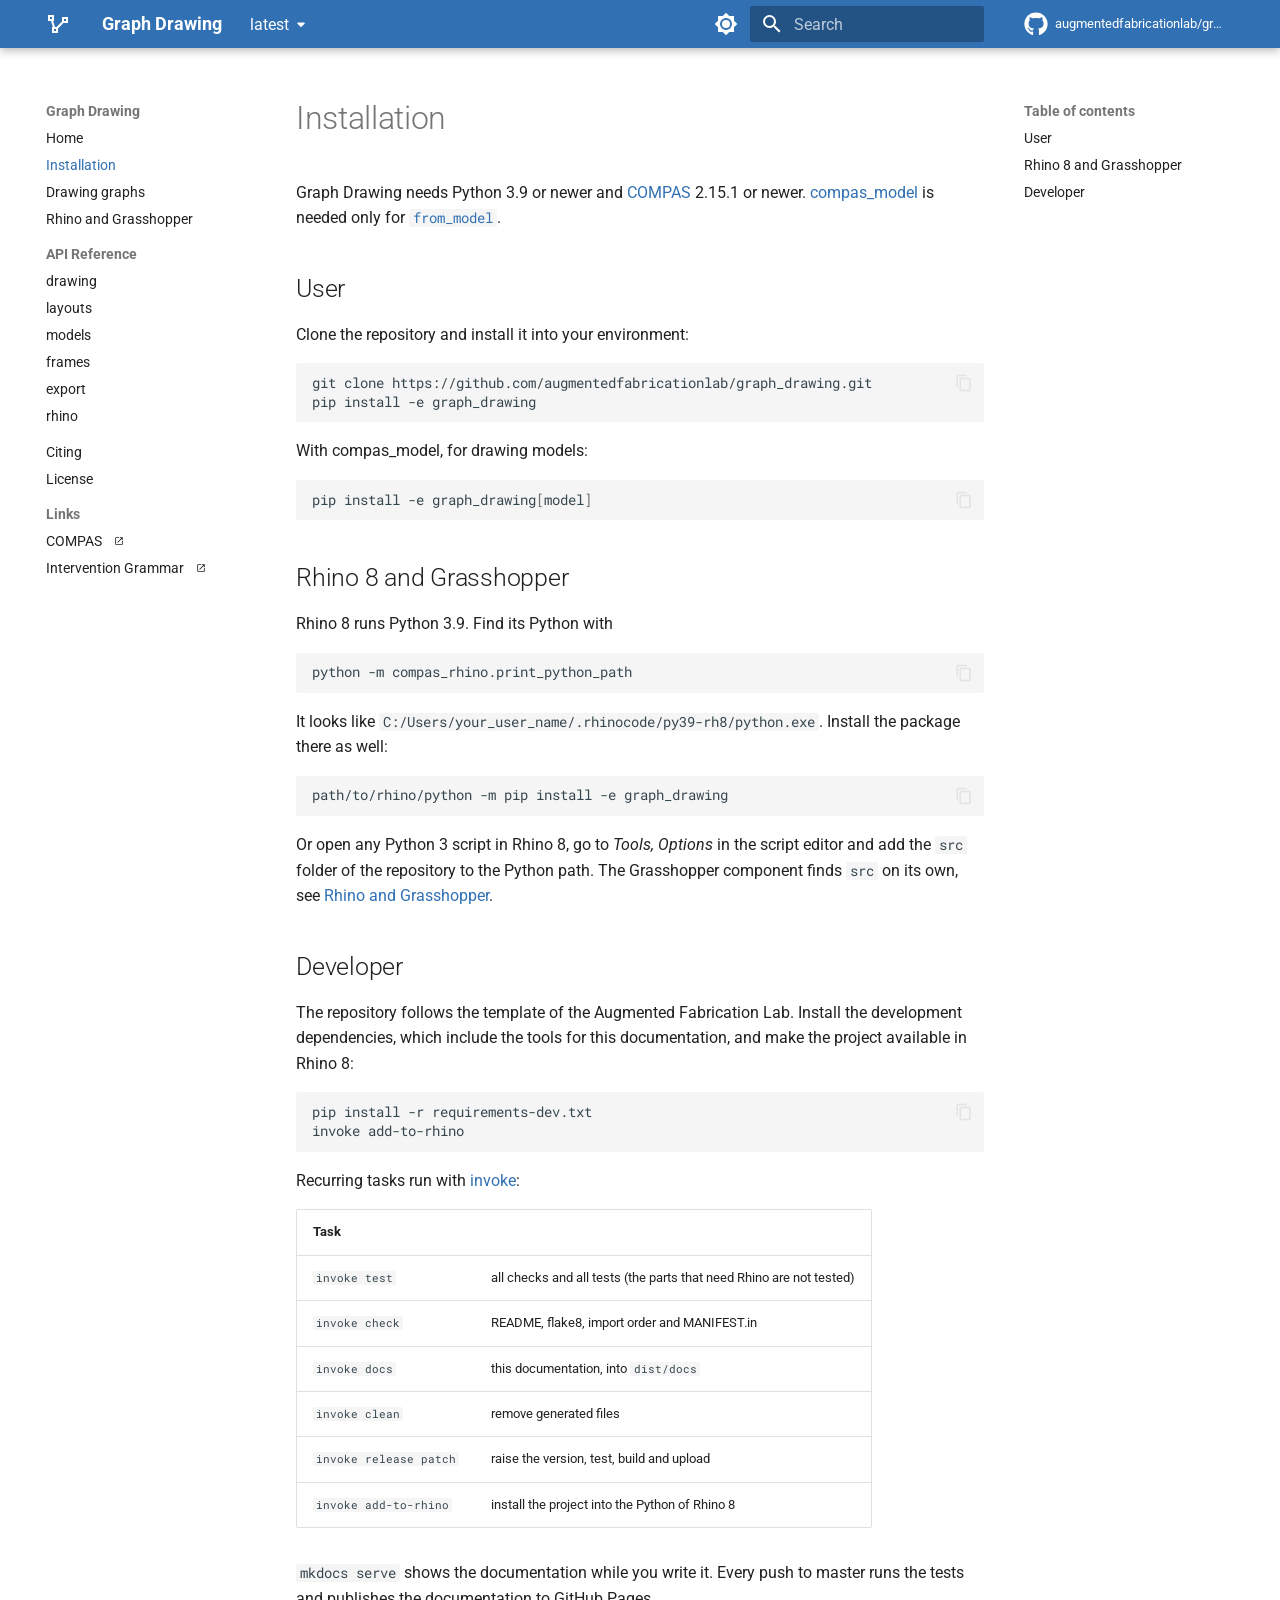
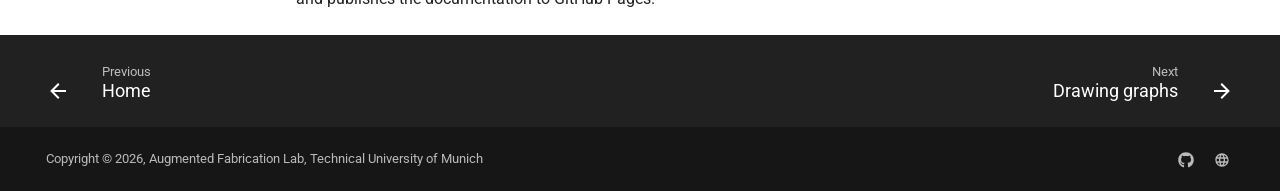
<file: latest/installation/index.html>
<!doctype html>
<html lang="en" class="no-js">
  <head>
    
      <meta charset="utf-8">
      <meta name="viewport" content="width=device-width,initial-scale=1">
      
        <meta name="description" content="Schematic drawings of graphs in Rhino, in Grasshopper, as SVG and as PDF.">
      
      
        <meta name="author" content="Tizian Rein">
      
      
        <link rel="canonical" href="https://augmentedfabricationlab.github.io/graph_drawing/latest/installation/">
      
      
        <link rel="prev" href="..">
      
      
        <link rel="next" href="../usage/">
      
      
        
      
      
      <link rel="icon" href="../_images/favicon.svg">
      <meta name="generator" content="mkdocs-1.6.1, mkdocs-material-9.7.7">
    
    
      
        <title>Installation - Graph Drawing</title>
      
    
    
      <link rel="stylesheet" href="../assets/stylesheets/main.ec1eaa64.min.css">
      
        
        <link rel="stylesheet" href="../assets/stylesheets/palette.ab4e12ef.min.css">
      
      


    
    
      
    
    
      
        
        
        <link rel="preconnect" href="https://fonts.gstatic.com" crossorigin>
        <link rel="stylesheet" href="https://fonts.googleapis.com/css?family=Roboto:300,300i,400,400i,700,700i%7CRoboto+Mono:400,400i,700,700i&display=fallback">
        <style>:root{--md-text-font:"Roboto";--md-code-font:"Roboto Mono"}</style>
      
    
    
      <link rel="stylesheet" href="../assets/_mkdocstrings.css">
    
      <link rel="stylesheet" href="../assets/stylesheets/custom.css">
    
    <script>__md_scope=new URL("..",location),__md_hash=e=>[...e].reduce(((e,_)=>(e<<5)-e+_.charCodeAt(0)),0),__md_get=(e,_=localStorage,t=__md_scope)=>JSON.parse(_.getItem(t.pathname+"."+e)),__md_set=(e,_,t=localStorage,a=__md_scope)=>{try{t.setItem(a.pathname+"."+e,JSON.stringify(_))}catch(e){}}</script>
    
      

    
    
  </head>
  
  
    
    
      
    
    
    
    
    <body dir="ltr" data-md-color-scheme="default" data-md-color-primary="custom" data-md-color-accent="custom">
  
    
    <input class="md-toggle" data-md-toggle="drawer" type="checkbox" id="__drawer" autocomplete="off">
    <input class="md-toggle" data-md-toggle="search" type="checkbox" id="__search" autocomplete="off">
    <label class="md-overlay" for="__drawer"></label>
    <div data-md-component="skip">
      
        
        <a href="#installation" class="md-skip">
          Skip to content
        </a>
      
    </div>
    <div data-md-component="announce">
      
    </div>
    
      <div data-md-color-scheme="default" data-md-component="outdated" hidden>
        
      </div>
    
    
      

  

<header class="md-header md-header--shadow" data-md-component="header">
  <nav class="md-header__inner md-grid" aria-label="Header">
    <a href="https://augmentedfabricationlab.github.io/graph_drawing/" title="Graph Drawing" class="md-header__button md-logo" aria-label="Graph Drawing" data-md-component="logo">
      
  
  <svg xmlns="http://www.w3.org/2000/svg" viewBox="0 0 24 24"><path d="M2 3v6h2.95l2 6H6v6h6v-4.59L17.41 11H22V5h-6v4.57L10.59 15H9.06l-2-6H8V3M4 5h2v2H4m14 0h2v2h-2M8 17h2v2H8Z"/></svg>

    </a>
    <label class="md-header__button md-icon" for="__drawer">
      
      <svg xmlns="http://www.w3.org/2000/svg" viewBox="0 0 24 24"><path d="M3 6h18v2H3zm0 5h18v2H3zm0 5h18v2H3z"/></svg>
    </label>
    <div class="md-header__title" data-md-component="header-title">
      <div class="md-header__ellipsis">
        <div class="md-header__topic">
          <span class="md-ellipsis">
            Graph Drawing
          </span>
        </div>
        <div class="md-header__topic" data-md-component="header-topic">
          <span class="md-ellipsis">
            
              Installation
            
          </span>
        </div>
      </div>
    </div>
    
      
        <form class="md-header__option" data-md-component="palette">
  
    
    
    
    <input class="md-option" data-md-color-media="" data-md-color-scheme="default" data-md-color-primary="custom" data-md-color-accent="custom"  aria-label="Switch to dark mode"  type="radio" name="__palette" id="__palette_0">
    
      <label class="md-header__button md-icon" title="Switch to dark mode" for="__palette_1" hidden>
        <svg xmlns="http://www.w3.org/2000/svg" viewBox="0 0 24 24"><path d="M12 8a4 4 0 0 0-4 4 4 4 0 0 0 4 4 4 4 0 0 0 4-4 4 4 0 0 0-4-4m0 10a6 6 0 0 1-6-6 6 6 0 0 1 6-6 6 6 0 0 1 6 6 6 6 0 0 1-6 6m8-9.31V4h-4.69L12 .69 8.69 4H4v4.69L.69 12 4 15.31V20h4.69L12 23.31 15.31 20H20v-4.69L23.31 12z"/></svg>
      </label>
    
  
    
    
    
    <input class="md-option" data-md-color-media="" data-md-color-scheme="slate" data-md-color-primary="custom" data-md-color-accent="custom"  aria-label="Switch to light mode"  type="radio" name="__palette" id="__palette_1">
    
      <label class="md-header__button md-icon" title="Switch to light mode" for="__palette_0" hidden>
        <svg xmlns="http://www.w3.org/2000/svg" viewBox="0 0 24 24"><path d="M12 18c-.89 0-1.74-.2-2.5-.55C11.56 16.5 13 14.42 13 12s-1.44-4.5-3.5-5.45C10.26 6.2 11.11 6 12 6a6 6 0 0 1 6 6 6 6 0 0 1-6 6m8-9.31V4h-4.69L12 .69 8.69 4H4v4.69L.69 12 4 15.31V20h4.69L12 23.31 15.31 20H20v-4.69L23.31 12z"/></svg>
      </label>
    
  
</form>
      
    
    
      <script>var palette=__md_get("__palette");if(palette&&palette.color){if("(prefers-color-scheme)"===palette.color.media){var media=matchMedia("(prefers-color-scheme: light)"),input=document.querySelector(media.matches?"[data-md-color-media='(prefers-color-scheme: light)']":"[data-md-color-media='(prefers-color-scheme: dark)']");palette.color.media=input.getAttribute("data-md-color-media"),palette.color.scheme=input.getAttribute("data-md-color-scheme"),palette.color.primary=input.getAttribute("data-md-color-primary"),palette.color.accent=input.getAttribute("data-md-color-accent")}for(var[key,value]of Object.entries(palette.color))document.body.setAttribute("data-md-color-"+key,value)}</script>
    
    
    
      
      
        <label class="md-header__button md-icon" for="__search">
          
          <svg xmlns="http://www.w3.org/2000/svg" viewBox="0 0 24 24"><path d="M9.5 3A6.5 6.5 0 0 1 16 9.5c0 1.61-.59 3.09-1.56 4.23l.27.27h.79l5 5-1.5 1.5-5-5v-.79l-.27-.27A6.52 6.52 0 0 1 9.5 16 6.5 6.5 0 0 1 3 9.5 6.5 6.5 0 0 1 9.5 3m0 2C7 5 5 7 5 9.5S7 14 9.5 14 14 12 14 9.5 12 5 9.5 5"/></svg>
        </label>
        <div class="md-search" data-md-component="search" role="dialog">
  <label class="md-search__overlay" for="__search"></label>
  <div class="md-search__inner" role="search">
    <form class="md-search__form" name="search">
      <input type="text" class="md-search__input" name="query" aria-label="Search" placeholder="Search" autocapitalize="off" autocorrect="off" autocomplete="off" spellcheck="false" data-md-component="search-query" required>
      <label class="md-search__icon md-icon" for="__search">
        
        <svg xmlns="http://www.w3.org/2000/svg" viewBox="0 0 24 24"><path d="M9.5 3A6.5 6.5 0 0 1 16 9.5c0 1.61-.59 3.09-1.56 4.23l.27.27h.79l5 5-1.5 1.5-5-5v-.79l-.27-.27A6.52 6.52 0 0 1 9.5 16 6.5 6.5 0 0 1 3 9.5 6.5 6.5 0 0 1 9.5 3m0 2C7 5 5 7 5 9.5S7 14 9.5 14 14 12 14 9.5 12 5 9.5 5"/></svg>
        
        <svg xmlns="http://www.w3.org/2000/svg" viewBox="0 0 24 24"><path d="M20 11v2H8l5.5 5.5-1.42 1.42L4.16 12l7.92-7.92L13.5 5.5 8 11z"/></svg>
      </label>
      <nav class="md-search__options" aria-label="Search">
        
        <button type="reset" class="md-search__icon md-icon" title="Clear" aria-label="Clear" tabindex="-1">
          
          <svg xmlns="http://www.w3.org/2000/svg" viewBox="0 0 24 24"><path d="M19 6.41 17.59 5 12 10.59 6.41 5 5 6.41 10.59 12 5 17.59 6.41 19 12 13.41 17.59 19 19 17.59 13.41 12z"/></svg>
        </button>
      </nav>
      
        <div class="md-search__suggest" data-md-component="search-suggest"></div>
      
    </form>
    <div class="md-search__output">
      <div class="md-search__scrollwrap" tabindex="0" data-md-scrollfix>
        <div class="md-search-result" data-md-component="search-result">
          <div class="md-search-result__meta">
            Initializing search
          </div>
          <ol class="md-search-result__list" role="presentation"></ol>
        </div>
      </div>
    </div>
  </div>
</div>
      
    
    
      <div class="md-header__source">
        <a href="https://github.com/augmentedfabricationlab/graph_drawing/" title="Go to repository" class="md-source" data-md-component="source">
  <div class="md-source__icon md-icon">
    
    <svg xmlns="http://www.w3.org/2000/svg" viewBox="0 0 512 512"><!--! Font Awesome Free 7.1.0 by @fontawesome - https://fontawesome.com License - https://fontawesome.com/license/free (Icons: CC BY 4.0, Fonts: SIL OFL 1.1, Code: MIT License) Copyright 2025 Fonticons, Inc.--><path d="M173.9 397.4c0 2-2.3 3.6-5.2 3.6-3.3.3-5.6-1.3-5.6-3.6 0-2 2.3-3.6 5.2-3.6 3-.3 5.6 1.3 5.6 3.6m-31.1-4.5c-.7 2 1.3 4.3 4.3 4.9 2.6 1 5.6 0 6.2-2s-1.3-4.3-4.3-5.2c-2.6-.7-5.5.3-6.2 2.3m44.2-1.7c-2.9.7-4.9 2.6-4.6 4.9.3 2 2.9 3.3 5.9 2.6 2.9-.7 4.9-2.6 4.6-4.6-.3-1.9-3-3.2-5.9-2.9M252.8 8C114.1 8 8 113.3 8 252c0 110.9 69.8 205.8 169.5 239.2 12.8 2.3 17.3-5.6 17.3-12.1 0-6.2-.3-40.4-.3-61.4 0 0-70 15-84.7-29.8 0 0-11.4-29.1-27.8-36.6 0 0-22.9-15.7 1.6-15.4 0 0 24.9 2 38.6 25.8 21.9 38.6 58.6 27.5 72.9 20.9 2.3-16 8.8-27.1 16-33.7-55.9-6.2-112.3-14.3-112.3-110.5 0-27.5 7.6-41.3 23.6-58.9-2.6-6.5-11.1-33.3 2.6-67.9 20.9-6.5 69 27 69 27 20-5.6 41.5-8.5 62.8-8.5s42.8 2.9 62.8 8.5c0 0 48.1-33.6 69-27 13.7 34.7 5.2 61.4 2.6 67.9 16 17.7 25.8 31.5 25.8 58.9 0 96.5-58.9 104.2-114.8 110.5 9.2 7.9 17 22.9 17 46.4 0 33.7-.3 75.4-.3 83.6 0 6.5 4.6 14.4 17.3 12.1C436.2 457.8 504 362.9 504 252 504 113.3 391.5 8 252.8 8M105.2 352.9c-1.3 1-1 3.3.7 5.2 1.6 1.6 3.9 2.3 5.2 1 1.3-1 1-3.3-.7-5.2-1.6-1.6-3.9-2.3-5.2-1m-10.8-8.1c-.7 1.3.3 2.9 2.3 3.9 1.6 1 3.6.7 4.3-.7.7-1.3-.3-2.9-2.3-3.9-2-.6-3.6-.3-4.3.7m32.4 35.6c-1.6 1.3-1 4.3 1.3 6.2 2.3 2.3 5.2 2.6 6.5 1 1.3-1.3.7-4.3-1.3-6.2-2.2-2.3-5.2-2.6-6.5-1m-11.4-14.7c-1.6 1-1.6 3.6 0 5.9s4.3 3.3 5.6 2.3c1.6-1.3 1.6-3.9 0-6.2-1.4-2.3-4-3.3-5.6-2"/></svg>
  </div>
  <div class="md-source__repository">
    augmentedfabricationlab/graph_drawing
  </div>
</a>
      </div>
    
  </nav>
  
</header>
    
    <div class="md-container" data-md-component="container">
      
      
        
          
        
      
      <main class="md-main" data-md-component="main">
        <div class="md-main__inner md-grid">
          
            
              
              <div class="md-sidebar md-sidebar--primary" data-md-component="sidebar" data-md-type="navigation" >
                <div class="md-sidebar__scrollwrap">
                  <div class="md-sidebar__inner">
                    



<nav class="md-nav md-nav--primary" aria-label="Navigation" data-md-level="0">
  <label class="md-nav__title" for="__drawer">
    <a href="https://augmentedfabricationlab.github.io/graph_drawing/" title="Graph Drawing" class="md-nav__button md-logo" aria-label="Graph Drawing" data-md-component="logo">
      
  
  <svg xmlns="http://www.w3.org/2000/svg" viewBox="0 0 24 24"><path d="M2 3v6h2.95l2 6H6v6h6v-4.59L17.41 11H22V5h-6v4.57L10.59 15H9.06l-2-6H8V3M4 5h2v2H4m14 0h2v2h-2M8 17h2v2H8Z"/></svg>

    </a>
    Graph Drawing
  </label>
  
    <div class="md-nav__source">
      <a href="https://github.com/augmentedfabricationlab/graph_drawing/" title="Go to repository" class="md-source" data-md-component="source">
  <div class="md-source__icon md-icon">
    
    <svg xmlns="http://www.w3.org/2000/svg" viewBox="0 0 512 512"><!--! Font Awesome Free 7.1.0 by @fontawesome - https://fontawesome.com License - https://fontawesome.com/license/free (Icons: CC BY 4.0, Fonts: SIL OFL 1.1, Code: MIT License) Copyright 2025 Fonticons, Inc.--><path d="M173.9 397.4c0 2-2.3 3.6-5.2 3.6-3.3.3-5.6-1.3-5.6-3.6 0-2 2.3-3.6 5.2-3.6 3-.3 5.6 1.3 5.6 3.6m-31.1-4.5c-.7 2 1.3 4.3 4.3 4.9 2.6 1 5.6 0 6.2-2s-1.3-4.3-4.3-5.2c-2.6-.7-5.5.3-6.2 2.3m44.2-1.7c-2.9.7-4.9 2.6-4.6 4.9.3 2 2.9 3.3 5.9 2.6 2.9-.7 4.9-2.6 4.6-4.6-.3-1.9-3-3.2-5.9-2.9M252.8 8C114.1 8 8 113.3 8 252c0 110.9 69.8 205.8 169.5 239.2 12.8 2.3 17.3-5.6 17.3-12.1 0-6.2-.3-40.4-.3-61.4 0 0-70 15-84.7-29.8 0 0-11.4-29.1-27.8-36.6 0 0-22.9-15.7 1.6-15.4 0 0 24.9 2 38.6 25.8 21.9 38.6 58.6 27.5 72.9 20.9 2.3-16 8.8-27.1 16-33.7-55.9-6.2-112.3-14.3-112.3-110.5 0-27.5 7.6-41.3 23.6-58.9-2.6-6.5-11.1-33.3 2.6-67.9 20.9-6.5 69 27 69 27 20-5.6 41.5-8.5 62.8-8.5s42.8 2.9 62.8 8.5c0 0 48.1-33.6 69-27 13.7 34.7 5.2 61.4 2.6 67.9 16 17.7 25.8 31.5 25.8 58.9 0 96.5-58.9 104.2-114.8 110.5 9.2 7.9 17 22.9 17 46.4 0 33.7-.3 75.4-.3 83.6 0 6.5 4.6 14.4 17.3 12.1C436.2 457.8 504 362.9 504 252 504 113.3 391.5 8 252.8 8M105.2 352.9c-1.3 1-1 3.3.7 5.2 1.6 1.6 3.9 2.3 5.2 1 1.3-1 1-3.3-.7-5.2-1.6-1.6-3.9-2.3-5.2-1m-10.8-8.1c-.7 1.3.3 2.9 2.3 3.9 1.6 1 3.6.7 4.3-.7.7-1.3-.3-2.9-2.3-3.9-2-.6-3.6-.3-4.3.7m32.4 35.6c-1.6 1.3-1 4.3 1.3 6.2 2.3 2.3 5.2 2.6 6.5 1 1.3-1.3.7-4.3-1.3-6.2-2.2-2.3-5.2-2.6-6.5-1m-11.4-14.7c-1.6 1-1.6 3.6 0 5.9s4.3 3.3 5.6 2.3c1.6-1.3 1.6-3.9 0-6.2-1.4-2.3-4-3.3-5.6-2"/></svg>
  </div>
  <div class="md-source__repository">
    augmentedfabricationlab/graph_drawing
  </div>
</a>
    </div>
  
  <ul class="md-nav__list" data-md-scrollfix>
    
      
      
  
  
  
  
    <li class="md-nav__item">
      <a href=".." class="md-nav__link">
        
  
  
  <span class="md-ellipsis">
    
  
    Home
  

    
  </span>
  
  

      </a>
    </li>
  

    
      
      
  
  
    
  
  
  
    <li class="md-nav__item md-nav__item--active">
      
      <input class="md-nav__toggle md-toggle" type="checkbox" id="__toc">
      
      
        
      
      
        <label class="md-nav__link md-nav__link--active" for="__toc">
          
  
  
  <span class="md-ellipsis">
    
  
    Installation
  

    
  </span>
  
  

          <span class="md-nav__icon md-icon"></span>
        </label>
      
      <a href="./" class="md-nav__link md-nav__link--active">
        
  
  
  <span class="md-ellipsis">
    
  
    Installation
  

    
  </span>
  
  

      </a>
      
        

<nav class="md-nav md-nav--secondary" aria-label="Table of contents">
  
  
  
    
  
  
    <label class="md-nav__title" for="__toc">
      <span class="md-nav__icon md-icon"></span>
      Table of contents
    </label>
    <ul class="md-nav__list" data-md-component="toc" data-md-scrollfix>
      
        <li class="md-nav__item">
  <a href="#user" class="md-nav__link">
    <span class="md-ellipsis">
      
        User
      
    </span>
  </a>
  
</li>
      
        <li class="md-nav__item">
  <a href="#rhino-8-and-grasshopper" class="md-nav__link">
    <span class="md-ellipsis">
      
        Rhino 8 and Grasshopper
      
    </span>
  </a>
  
</li>
      
        <li class="md-nav__item">
  <a href="#developer" class="md-nav__link">
    <span class="md-ellipsis">
      
        Developer
      
    </span>
  </a>
  
</li>
      
    </ul>
  
</nav>
      
    </li>
  

    
      
      
  
  
  
  
    <li class="md-nav__item">
      <a href="../usage/" class="md-nav__link">
        
  
  
  <span class="md-ellipsis">
    
  
    Drawing graphs
  

    
  </span>
  
  

      </a>
    </li>
  

    
      
      
  
  
  
  
    <li class="md-nav__item">
      <a href="../rhino/" class="md-nav__link">
        
  
  
  <span class="md-ellipsis">
    
  
    Rhino and Grasshopper
  

    
  </span>
  
  

      </a>
    </li>
  

    
      
      
  
  
  
  
    
    
      
        
      
        
      
        
      
        
      
        
      
        
      
    
    
    
      
        
        
      
    
    
    <li class="md-nav__item md-nav__item--section md-nav__item--nested">
      
        
        
        <input class="md-nav__toggle md-toggle " type="checkbox" id="__nav_5" >
        
          
          <label class="md-nav__link" for="__nav_5" id="__nav_5_label" tabindex="">
            
  
  
  <span class="md-ellipsis">
    
  
    API Reference
  

    
  </span>
  
  

            <span class="md-nav__icon md-icon"></span>
          </label>
        
        <nav class="md-nav" data-md-level="1" aria-labelledby="__nav_5_label" aria-expanded="false">
          <label class="md-nav__title" for="__nav_5">
            <span class="md-nav__icon md-icon"></span>
            
  
    API Reference
  

          </label>
          <ul class="md-nav__list" data-md-scrollfix>
            
              
                
  
  
  
  
    <li class="md-nav__item">
      <a href="../api/graph_drawing.drawing/" class="md-nav__link">
        
  
  
  <span class="md-ellipsis">
    
  
    drawing
  

    
  </span>
  
  

      </a>
    </li>
  

              
            
              
                
  
  
  
  
    <li class="md-nav__item">
      <a href="../api/graph_drawing.layouts/" class="md-nav__link">
        
  
  
  <span class="md-ellipsis">
    
  
    layouts
  

    
  </span>
  
  

      </a>
    </li>
  

              
            
              
                
  
  
  
  
    <li class="md-nav__item">
      <a href="../api/graph_drawing.models/" class="md-nav__link">
        
  
  
  <span class="md-ellipsis">
    
  
    models
  

    
  </span>
  
  

      </a>
    </li>
  

              
            
              
                
  
  
  
  
    <li class="md-nav__item">
      <a href="../api/graph_drawing.frames/" class="md-nav__link">
        
  
  
  <span class="md-ellipsis">
    
  
    frames
  

    
  </span>
  
  

      </a>
    </li>
  

              
            
              
                
  
  
  
  
    <li class="md-nav__item">
      <a href="../api/graph_drawing.export/" class="md-nav__link">
        
  
  
  <span class="md-ellipsis">
    
  
    export
  

    
  </span>
  
  

      </a>
    </li>
  

              
            
              
                
  
  
  
  
    <li class="md-nav__item">
      <a href="../api/graph_drawing.rhino/" class="md-nav__link">
        
  
  
  <span class="md-ellipsis">
    
  
    rhino
  

    
  </span>
  
  

      </a>
    </li>
  

              
            
          </ul>
        </nav>
      
    </li>
  

    
      
      
  
  
  
  
    <li class="md-nav__item">
      <a href="../citing/" class="md-nav__link">
        
  
  
  <span class="md-ellipsis">
    
  
    Citing
  

    
  </span>
  
  

      </a>
    </li>
  

    
      
      
  
  
  
  
    <li class="md-nav__item">
      <a href="../license/" class="md-nav__link">
        
  
  
  <span class="md-ellipsis">
    
  
    License
  

    
  </span>
  
  

      </a>
    </li>
  

    
      
      
  
  
  
  
    
    
      
        
      
        
      
    
    
    
      
        
        
      
    
    
    <li class="md-nav__item md-nav__item--section md-nav__item--nested">
      
        
        
        <input class="md-nav__toggle md-toggle " type="checkbox" id="__nav_8" >
        
          
          <label class="md-nav__link" for="__nav_8" id="__nav_8_label" tabindex="">
            
  
  
  <span class="md-ellipsis">
    
  
    Links
  

    
  </span>
  
  

            <span class="md-nav__icon md-icon"></span>
          </label>
        
        <nav class="md-nav" data-md-level="1" aria-labelledby="__nav_8_label" aria-expanded="false">
          <label class="md-nav__title" for="__nav_8">
            <span class="md-nav__icon md-icon"></span>
            
  
    Links
  

          </label>
          <ul class="md-nav__list" data-md-scrollfix>
            
              
                
  
  
  
  
    <li class="md-nav__item">
      <a href="https://compas.dev/" class="md-nav__link">
        
  
  
  <span class="md-ellipsis">
    
  
    COMPAS
  

    
  </span>
  
  

      </a>
    </li>
  

              
            
              
                
  
  
  
  
    <li class="md-nav__item">
      <a href="https://augmentedfabricationlab.github.io/intervention_grammar/" class="md-nav__link">
        
  
  
  <span class="md-ellipsis">
    
  
    Intervention Grammar
  

    
  </span>
  
  

      </a>
    </li>
  

              
            
          </ul>
        </nav>
      
    </li>
  

    
  </ul>
</nav>
                  </div>
                </div>
              </div>
            
            
              
              <div class="md-sidebar md-sidebar--secondary" data-md-component="sidebar" data-md-type="toc" >
                <div class="md-sidebar__scrollwrap">
                  <div class="md-sidebar__inner">
                    

<nav class="md-nav md-nav--secondary" aria-label="Table of contents">
  
  
  
    
  
  
    <label class="md-nav__title" for="__toc">
      <span class="md-nav__icon md-icon"></span>
      Table of contents
    </label>
    <ul class="md-nav__list" data-md-component="toc" data-md-scrollfix>
      
        <li class="md-nav__item">
  <a href="#user" class="md-nav__link">
    <span class="md-ellipsis">
      
        User
      
    </span>
  </a>
  
</li>
      
        <li class="md-nav__item">
  <a href="#rhino-8-and-grasshopper" class="md-nav__link">
    <span class="md-ellipsis">
      
        Rhino 8 and Grasshopper
      
    </span>
  </a>
  
</li>
      
        <li class="md-nav__item">
  <a href="#developer" class="md-nav__link">
    <span class="md-ellipsis">
      
        Developer
      
    </span>
  </a>
  
</li>
      
    </ul>
  
</nav>
                  </div>
                </div>
              </div>
            
          
          
            <div class="md-content" data-md-component="content">
              
              <article class="md-content__inner md-typeset">
                
                  



<h1 id="installation">Installation<a class="headerlink" href="#installation" title="Permanent link">¤</a></h1>
<p>Graph Drawing needs Python 3.9 or newer and <a href="https://compas.dev">COMPAS</a>
2.15.1 or newer. <a href="https://github.com/blockresearchgroup/compas_model">compas_model</a>
is needed only for <a class="autorefs autorefs-internal" title="            from_model" href="../api/graph_drawing.models/#graph_drawing.models.from_model"><code>from_model</code></a>.</p>
<h2 id="user">User<a class="headerlink" href="#user" title="Permanent link">¤</a></h2>
<p>Clone the repository and install it into your environment:</p>
<div class="language-bash highlight"><pre><span></span><code><a id="__codelineno-0-1" name="__codelineno-0-1" href="#__codelineno-0-1"></a>git<span class="w"> </span>clone<span class="w"> </span>https://github.com/augmentedfabricationlab/graph_drawing.git
<a id="__codelineno-0-2" name="__codelineno-0-2" href="#__codelineno-0-2"></a>pip<span class="w"> </span>install<span class="w"> </span>-e<span class="w"> </span>graph_drawing
</code></pre></div>
<p>With compas_model, for drawing models:</p>
<div class="language-bash highlight"><pre><span></span><code><a id="__codelineno-1-1" name="__codelineno-1-1" href="#__codelineno-1-1"></a>pip<span class="w"> </span>install<span class="w"> </span>-e<span class="w"> </span>graph_drawing<span class="o">[</span>model<span class="o">]</span>
</code></pre></div>
<h2 id="rhino-8-and-grasshopper">Rhino 8 and Grasshopper<a class="headerlink" href="#rhino-8-and-grasshopper" title="Permanent link">¤</a></h2>
<p>Rhino 8 runs Python 3.9. Find its Python with</p>
<div class="language-bash highlight"><pre><span></span><code><a id="__codelineno-2-1" name="__codelineno-2-1" href="#__codelineno-2-1"></a>python<span class="w"> </span>-m<span class="w"> </span>compas_rhino.print_python_path
</code></pre></div>
<p>It looks like <code>C:/Users/your_user_name/.rhinocode/py39-rh8/python.exe</code>.
Install the package there as well:</p>
<div class="language-bash highlight"><pre><span></span><code><a id="__codelineno-3-1" name="__codelineno-3-1" href="#__codelineno-3-1"></a>path/to/rhino/python<span class="w"> </span>-m<span class="w"> </span>pip<span class="w"> </span>install<span class="w"> </span>-e<span class="w"> </span>graph_drawing
</code></pre></div>
<p>Or open any Python 3 script in Rhino 8, go to <em>Tools, Options</em> in the script
editor and add the <code>src</code> folder of the repository to the Python path. The
Grasshopper component finds <code>src</code> on its own, see
<a href="../rhino/">Rhino and Grasshopper</a>.</p>
<h2 id="developer">Developer<a class="headerlink" href="#developer" title="Permanent link">¤</a></h2>
<p>The repository follows the template of the Augmented Fabrication Lab. Install
the development dependencies, which include the tools for this documentation,
and make the project available in Rhino 8:</p>
<div class="language-bash highlight"><pre><span></span><code><a id="__codelineno-4-1" name="__codelineno-4-1" href="#__codelineno-4-1"></a>pip<span class="w"> </span>install<span class="w"> </span>-r<span class="w"> </span>requirements-dev.txt
<a id="__codelineno-4-2" name="__codelineno-4-2" href="#__codelineno-4-2"></a>invoke<span class="w"> </span>add-to-rhino
</code></pre></div>
<p>Recurring tasks run with <a href="https://www.pyinvoke.org">invoke</a>:</p>
<table>
<thead>
<tr>
<th>Task</th>
<th></th>
</tr>
</thead>
<tbody>
<tr>
<td><code>invoke test</code></td>
<td>all checks and all tests (the parts that need Rhino are not tested)</td>
</tr>
<tr>
<td><code>invoke check</code></td>
<td>README, flake8, import order and MANIFEST.in</td>
</tr>
<tr>
<td><code>invoke docs</code></td>
<td>this documentation, into <code>dist/docs</code></td>
</tr>
<tr>
<td><code>invoke clean</code></td>
<td>remove generated files</td>
</tr>
<tr>
<td><code>invoke release patch</code></td>
<td>raise the version, test, build and upload</td>
</tr>
<tr>
<td><code>invoke add-to-rhino</code></td>
<td>install the project into the Python of Rhino 8</td>
</tr>
</tbody>
</table>
<p><code>mkdocs serve</code> shows the documentation while you write it. Every push to
master runs the tests and publishes the documentation to GitHub Pages.</p>












                
              </article>
            </div>
          
          
<script>var target=document.getElementById(location.hash.slice(1));target&&target.name&&(target.checked=target.name.startsWith("__tabbed_"))</script>
        </div>
        
          <button type="button" class="md-top md-icon" data-md-component="top" hidden>
  
  <svg xmlns="http://www.w3.org/2000/svg" viewBox="0 0 24 24"><path d="M13 20h-2V8l-5.5 5.5-1.42-1.42L12 4.16l7.92 7.92-1.42 1.42L13 8z"/></svg>
  Back to top
</button>
        
      </main>
      
        <footer class="md-footer">
  
    
      
      <nav class="md-footer__inner md-grid" aria-label="Footer" >
        
          
          <a href=".." class="md-footer__link md-footer__link--prev" aria-label="Previous: Home">
            <div class="md-footer__button md-icon">
              
              <svg xmlns="http://www.w3.org/2000/svg" viewBox="0 0 24 24"><path d="M20 11v2H8l5.5 5.5-1.42 1.42L4.16 12l7.92-7.92L13.5 5.5 8 11z"/></svg>
            </div>
            <div class="md-footer__title">
              <span class="md-footer__direction">
                Previous
              </span>
              <div class="md-ellipsis">
                Home
              </div>
            </div>
          </a>
        
        
          
          <a href="../usage/" class="md-footer__link md-footer__link--next" aria-label="Next: Drawing graphs">
            <div class="md-footer__title">
              <span class="md-footer__direction">
                Next
              </span>
              <div class="md-ellipsis">
                Drawing graphs
              </div>
            </div>
            <div class="md-footer__button md-icon">
              
              <svg xmlns="http://www.w3.org/2000/svg" viewBox="0 0 24 24"><path d="M4 11v2h12l-5.5 5.5 1.42 1.42L19.84 12l-7.92-7.92L10.5 5.5 16 11z"/></svg>
            </div>
          </a>
        
      </nav>
    
  
  <div class="md-footer-meta md-typeset">
    <div class="md-footer-meta__inner md-grid">
      <div class="md-copyright">
  
    <div class="md-copyright__highlight">
      Copyright &copy; 2026, Augmented Fabrication Lab, Technical University of Munich
    </div>
  
  
</div>
      
        
<div class="md-social">
  
    
    
    
    
    <a href="https://github.com/augmentedfabricationlab/graph_drawing" target="_blank" rel="noopener" title="graph_drawing on GitHub" class="md-social__link">
      <svg xmlns="http://www.w3.org/2000/svg" viewBox="0 0 512 512"><!--! Font Awesome Free 7.1.0 by @fontawesome - https://fontawesome.com License - https://fontawesome.com/license/free (Icons: CC BY 4.0, Fonts: SIL OFL 1.1, Code: MIT License) Copyright 2025 Fonticons, Inc.--><path d="M173.9 397.4c0 2-2.3 3.6-5.2 3.6-3.3.3-5.6-1.3-5.6-3.6 0-2 2.3-3.6 5.2-3.6 3-.3 5.6 1.3 5.6 3.6m-31.1-4.5c-.7 2 1.3 4.3 4.3 4.9 2.6 1 5.6 0 6.2-2s-1.3-4.3-4.3-5.2c-2.6-.7-5.5.3-6.2 2.3m44.2-1.7c-2.9.7-4.9 2.6-4.6 4.9.3 2 2.9 3.3 5.9 2.6 2.9-.7 4.9-2.6 4.6-4.6-.3-1.9-3-3.2-5.9-2.9M252.8 8C114.1 8 8 113.3 8 252c0 110.9 69.8 205.8 169.5 239.2 12.8 2.3 17.3-5.6 17.3-12.1 0-6.2-.3-40.4-.3-61.4 0 0-70 15-84.7-29.8 0 0-11.4-29.1-27.8-36.6 0 0-22.9-15.7 1.6-15.4 0 0 24.9 2 38.6 25.8 21.9 38.6 58.6 27.5 72.9 20.9 2.3-16 8.8-27.1 16-33.7-55.9-6.2-112.3-14.3-112.3-110.5 0-27.5 7.6-41.3 23.6-58.9-2.6-6.5-11.1-33.3 2.6-67.9 20.9-6.5 69 27 69 27 20-5.6 41.5-8.5 62.8-8.5s42.8 2.9 62.8 8.5c0 0 48.1-33.6 69-27 13.7 34.7 5.2 61.4 2.6 67.9 16 17.7 25.8 31.5 25.8 58.9 0 96.5-58.9 104.2-114.8 110.5 9.2 7.9 17 22.9 17 46.4 0 33.7-.3 75.4-.3 83.6 0 6.5 4.6 14.4 17.3 12.1C436.2 457.8 504 362.9 504 252 504 113.3 391.5 8 252.8 8M105.2 352.9c-1.3 1-1 3.3.7 5.2 1.6 1.6 3.9 2.3 5.2 1 1.3-1 1-3.3-.7-5.2-1.6-1.6-3.9-2.3-5.2-1m-10.8-8.1c-.7 1.3.3 2.9 2.3 3.9 1.6 1 3.6.7 4.3-.7.7-1.3-.3-2.9-2.3-3.9-2-.6-3.6-.3-4.3.7m32.4 35.6c-1.6 1.3-1 4.3 1.3 6.2 2.3 2.3 5.2 2.6 6.5 1 1.3-1.3.7-4.3-1.3-6.2-2.2-2.3-5.2-2.6-6.5-1m-11.4-14.7c-1.6 1-1.6 3.6 0 5.9s4.3 3.3 5.6 2.3c1.6-1.3 1.6-3.9 0-6.2-1.4-2.3-4-3.3-5.6-2"/></svg>
    </a>
  
    
    
    
    
    <a href="https://www.arc.ed.tum.de/df" target="_blank" rel="noopener" title="Professorship of Digital Fabrication, TUM" class="md-social__link">
      <svg xmlns="http://www.w3.org/2000/svg" viewBox="0 0 24 24"><path d="M16.36 14c.08-.66.14-1.32.14-2s-.06-1.34-.14-2h3.38c.16.64.26 1.31.26 2s-.1 1.36-.26 2m-5.15 5.56c.6-1.11 1.06-2.31 1.38-3.56h2.95a8.03 8.03 0 0 1-4.33 3.56M14.34 14H9.66c-.1-.66-.16-1.32-.16-2s.06-1.35.16-2h4.68c.09.65.16 1.32.16 2s-.07 1.34-.16 2M12 19.96c-.83-1.2-1.5-2.53-1.91-3.96h3.82c-.41 1.43-1.08 2.76-1.91 3.96M8 8H5.08A7.92 7.92 0 0 1 9.4 4.44C8.8 5.55 8.35 6.75 8 8m-2.92 8H8c.35 1.25.8 2.45 1.4 3.56A8 8 0 0 1 5.08 16m-.82-2C4.1 13.36 4 12.69 4 12s.1-1.36.26-2h3.38c-.08.66-.14 1.32-.14 2s.06 1.34.14 2M12 4.03c.83 1.2 1.5 2.54 1.91 3.97h-3.82c.41-1.43 1.08-2.77 1.91-3.97M18.92 8h-2.95a15.7 15.7 0 0 0-1.38-3.56c1.84.63 3.37 1.9 4.33 3.56M12 2C6.47 2 2 6.5 2 12a10 10 0 0 0 10 10 10 10 0 0 0 10-10A10 10 0 0 0 12 2"/></svg>
    </a>
  
</div>
      
    </div>
  </div>
</footer>
      
    </div>
    <div class="md-dialog" data-md-component="dialog">
      <div class="md-dialog__inner md-typeset"></div>
    </div>
    
    
    
      
      
      <script id="__config" type="application/json">{"annotate": null, "base": "..", "features": ["content.code.copy", "navigation.footer", "navigation.indexes", "navigation.sections", "navigation.top", "search.highlight", "search.suggest", "toc.follow"], "search": "../assets/javascripts/workers/search.2c215733.min.js", "tags": null, "translations": {"clipboard.copied": "Copied to clipboard", "clipboard.copy": "Copy to clipboard", "search.result.more.one": "1 more on this page", "search.result.more.other": "# more on this page", "search.result.none": "No matching documents", "search.result.one": "1 matching document", "search.result.other": "# matching documents", "search.result.placeholder": "Type to start searching", "search.result.term.missing": "Missing", "select.version": "Select version"}, "version": {"provider": "mike"}}</script>
    
    
      <script src="../assets/javascripts/bundle.d7400e89.min.js"></script>
      
    
  </body>
</html>
</file>
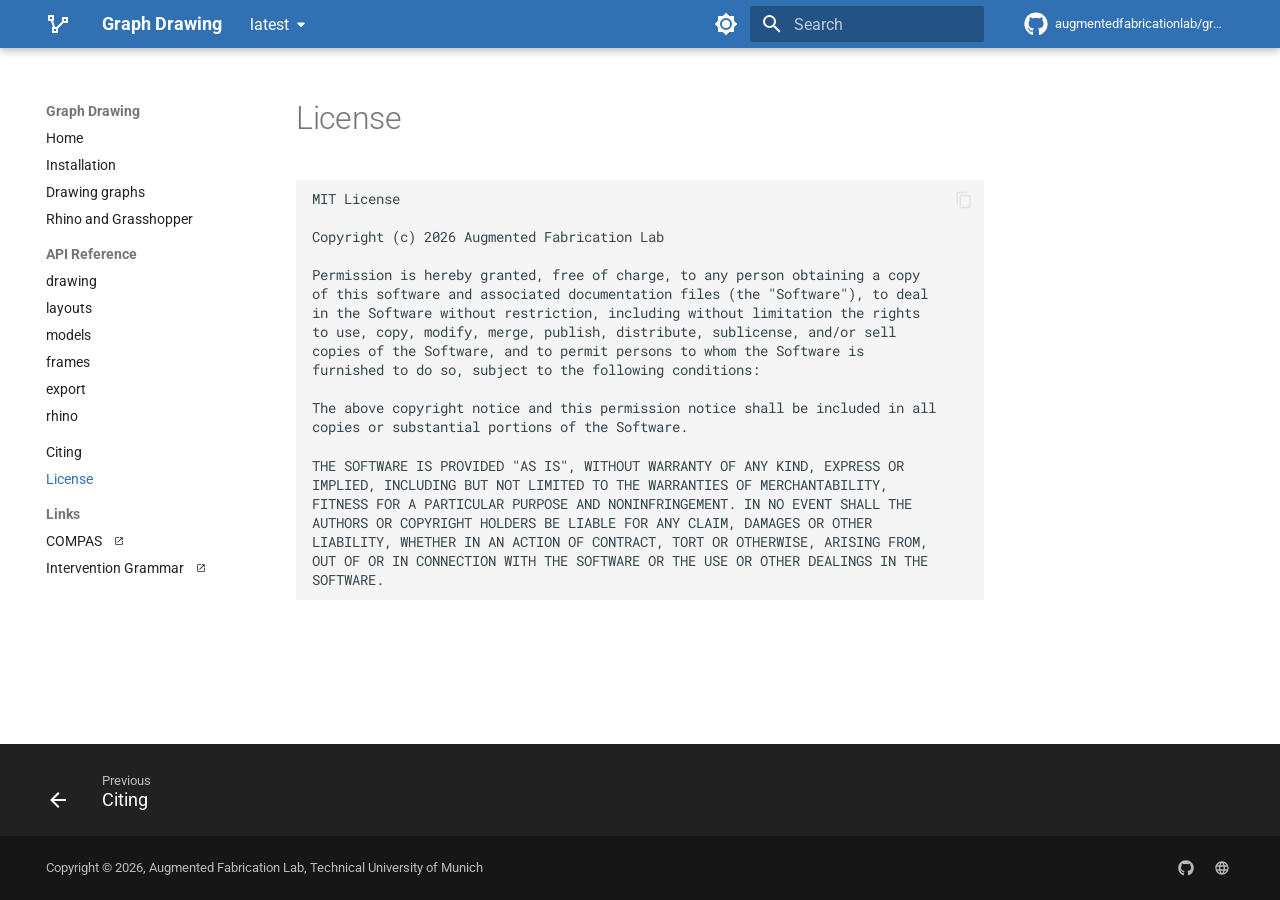
<file: latest/license/index.html>
<!doctype html>
<html lang="en" class="no-js">
  <head>
    
      <meta charset="utf-8">
      <meta name="viewport" content="width=device-width,initial-scale=1">
      
        <meta name="description" content="Schematic drawings of graphs in Rhino, in Grasshopper, as SVG and as PDF.">
      
      
        <meta name="author" content="Tizian Rein">
      
      
        <link rel="canonical" href="https://augmentedfabricationlab.github.io/graph_drawing/latest/license/">
      
      
        <link rel="prev" href="../citing/">
      
      
      
        
      
      
      <link rel="icon" href="../_images/favicon.svg">
      <meta name="generator" content="mkdocs-1.6.1, mkdocs-material-9.7.7">
    
    
      
        <title>License - Graph Drawing</title>
      
    
    
      <link rel="stylesheet" href="../assets/stylesheets/main.ec1eaa64.min.css">
      
        
        <link rel="stylesheet" href="../assets/stylesheets/palette.ab4e12ef.min.css">
      
      


    
    
      
    
    
      
        
        
        <link rel="preconnect" href="https://fonts.gstatic.com" crossorigin>
        <link rel="stylesheet" href="https://fonts.googleapis.com/css?family=Roboto:300,300i,400,400i,700,700i%7CRoboto+Mono:400,400i,700,700i&display=fallback">
        <style>:root{--md-text-font:"Roboto";--md-code-font:"Roboto Mono"}</style>
      
    
    
      <link rel="stylesheet" href="../assets/_mkdocstrings.css">
    
      <link rel="stylesheet" href="../assets/stylesheets/custom.css">
    
    <script>__md_scope=new URL("..",location),__md_hash=e=>[...e].reduce(((e,_)=>(e<<5)-e+_.charCodeAt(0)),0),__md_get=(e,_=localStorage,t=__md_scope)=>JSON.parse(_.getItem(t.pathname+"."+e)),__md_set=(e,_,t=localStorage,a=__md_scope)=>{try{t.setItem(a.pathname+"."+e,JSON.stringify(_))}catch(e){}}</script>
    
      

    
    
  </head>
  
  
    
    
      
    
    
    
    
    <body dir="ltr" data-md-color-scheme="default" data-md-color-primary="custom" data-md-color-accent="custom">
  
    
    <input class="md-toggle" data-md-toggle="drawer" type="checkbox" id="__drawer" autocomplete="off">
    <input class="md-toggle" data-md-toggle="search" type="checkbox" id="__search" autocomplete="off">
    <label class="md-overlay" for="__drawer"></label>
    <div data-md-component="skip">
      
        
        <a href="#license" class="md-skip">
          Skip to content
        </a>
      
    </div>
    <div data-md-component="announce">
      
    </div>
    
      <div data-md-color-scheme="default" data-md-component="outdated" hidden>
        
      </div>
    
    
      

  

<header class="md-header md-header--shadow" data-md-component="header">
  <nav class="md-header__inner md-grid" aria-label="Header">
    <a href="https://augmentedfabricationlab.github.io/graph_drawing/" title="Graph Drawing" class="md-header__button md-logo" aria-label="Graph Drawing" data-md-component="logo">
      
  
  <svg xmlns="http://www.w3.org/2000/svg" viewBox="0 0 24 24"><path d="M2 3v6h2.95l2 6H6v6h6v-4.59L17.41 11H22V5h-6v4.57L10.59 15H9.06l-2-6H8V3M4 5h2v2H4m14 0h2v2h-2M8 17h2v2H8Z"/></svg>

    </a>
    <label class="md-header__button md-icon" for="__drawer">
      
      <svg xmlns="http://www.w3.org/2000/svg" viewBox="0 0 24 24"><path d="M3 6h18v2H3zm0 5h18v2H3zm0 5h18v2H3z"/></svg>
    </label>
    <div class="md-header__title" data-md-component="header-title">
      <div class="md-header__ellipsis">
        <div class="md-header__topic">
          <span class="md-ellipsis">
            Graph Drawing
          </span>
        </div>
        <div class="md-header__topic" data-md-component="header-topic">
          <span class="md-ellipsis">
            
              License
            
          </span>
        </div>
      </div>
    </div>
    
      
        <form class="md-header__option" data-md-component="palette">
  
    
    
    
    <input class="md-option" data-md-color-media="" data-md-color-scheme="default" data-md-color-primary="custom" data-md-color-accent="custom"  aria-label="Switch to dark mode"  type="radio" name="__palette" id="__palette_0">
    
      <label class="md-header__button md-icon" title="Switch to dark mode" for="__palette_1" hidden>
        <svg xmlns="http://www.w3.org/2000/svg" viewBox="0 0 24 24"><path d="M12 8a4 4 0 0 0-4 4 4 4 0 0 0 4 4 4 4 0 0 0 4-4 4 4 0 0 0-4-4m0 10a6 6 0 0 1-6-6 6 6 0 0 1 6-6 6 6 0 0 1 6 6 6 6 0 0 1-6 6m8-9.31V4h-4.69L12 .69 8.69 4H4v4.69L.69 12 4 15.31V20h4.69L12 23.31 15.31 20H20v-4.69L23.31 12z"/></svg>
      </label>
    
  
    
    
    
    <input class="md-option" data-md-color-media="" data-md-color-scheme="slate" data-md-color-primary="custom" data-md-color-accent="custom"  aria-label="Switch to light mode"  type="radio" name="__palette" id="__palette_1">
    
      <label class="md-header__button md-icon" title="Switch to light mode" for="__palette_0" hidden>
        <svg xmlns="http://www.w3.org/2000/svg" viewBox="0 0 24 24"><path d="M12 18c-.89 0-1.74-.2-2.5-.55C11.56 16.5 13 14.42 13 12s-1.44-4.5-3.5-5.45C10.26 6.2 11.11 6 12 6a6 6 0 0 1 6 6 6 6 0 0 1-6 6m8-9.31V4h-4.69L12 .69 8.69 4H4v4.69L.69 12 4 15.31V20h4.69L12 23.31 15.31 20H20v-4.69L23.31 12z"/></svg>
      </label>
    
  
</form>
      
    
    
      <script>var palette=__md_get("__palette");if(palette&&palette.color){if("(prefers-color-scheme)"===palette.color.media){var media=matchMedia("(prefers-color-scheme: light)"),input=document.querySelector(media.matches?"[data-md-color-media='(prefers-color-scheme: light)']":"[data-md-color-media='(prefers-color-scheme: dark)']");palette.color.media=input.getAttribute("data-md-color-media"),palette.color.scheme=input.getAttribute("data-md-color-scheme"),palette.color.primary=input.getAttribute("data-md-color-primary"),palette.color.accent=input.getAttribute("data-md-color-accent")}for(var[key,value]of Object.entries(palette.color))document.body.setAttribute("data-md-color-"+key,value)}</script>
    
    
    
      
      
        <label class="md-header__button md-icon" for="__search">
          
          <svg xmlns="http://www.w3.org/2000/svg" viewBox="0 0 24 24"><path d="M9.5 3A6.5 6.5 0 0 1 16 9.5c0 1.61-.59 3.09-1.56 4.23l.27.27h.79l5 5-1.5 1.5-5-5v-.79l-.27-.27A6.52 6.52 0 0 1 9.5 16 6.5 6.5 0 0 1 3 9.5 6.5 6.5 0 0 1 9.5 3m0 2C7 5 5 7 5 9.5S7 14 9.5 14 14 12 14 9.5 12 5 9.5 5"/></svg>
        </label>
        <div class="md-search" data-md-component="search" role="dialog">
  <label class="md-search__overlay" for="__search"></label>
  <div class="md-search__inner" role="search">
    <form class="md-search__form" name="search">
      <input type="text" class="md-search__input" name="query" aria-label="Search" placeholder="Search" autocapitalize="off" autocorrect="off" autocomplete="off" spellcheck="false" data-md-component="search-query" required>
      <label class="md-search__icon md-icon" for="__search">
        
        <svg xmlns="http://www.w3.org/2000/svg" viewBox="0 0 24 24"><path d="M9.5 3A6.5 6.5 0 0 1 16 9.5c0 1.61-.59 3.09-1.56 4.23l.27.27h.79l5 5-1.5 1.5-5-5v-.79l-.27-.27A6.52 6.52 0 0 1 9.5 16 6.5 6.5 0 0 1 3 9.5 6.5 6.5 0 0 1 9.5 3m0 2C7 5 5 7 5 9.5S7 14 9.5 14 14 12 14 9.5 12 5 9.5 5"/></svg>
        
        <svg xmlns="http://www.w3.org/2000/svg" viewBox="0 0 24 24"><path d="M20 11v2H8l5.5 5.5-1.42 1.42L4.16 12l7.92-7.92L13.5 5.5 8 11z"/></svg>
      </label>
      <nav class="md-search__options" aria-label="Search">
        
        <button type="reset" class="md-search__icon md-icon" title="Clear" aria-label="Clear" tabindex="-1">
          
          <svg xmlns="http://www.w3.org/2000/svg" viewBox="0 0 24 24"><path d="M19 6.41 17.59 5 12 10.59 6.41 5 5 6.41 10.59 12 5 17.59 6.41 19 12 13.41 17.59 19 19 17.59 13.41 12z"/></svg>
        </button>
      </nav>
      
        <div class="md-search__suggest" data-md-component="search-suggest"></div>
      
    </form>
    <div class="md-search__output">
      <div class="md-search__scrollwrap" tabindex="0" data-md-scrollfix>
        <div class="md-search-result" data-md-component="search-result">
          <div class="md-search-result__meta">
            Initializing search
          </div>
          <ol class="md-search-result__list" role="presentation"></ol>
        </div>
      </div>
    </div>
  </div>
</div>
      
    
    
      <div class="md-header__source">
        <a href="https://github.com/augmentedfabricationlab/graph_drawing/" title="Go to repository" class="md-source" data-md-component="source">
  <div class="md-source__icon md-icon">
    
    <svg xmlns="http://www.w3.org/2000/svg" viewBox="0 0 512 512"><!--! Font Awesome Free 7.1.0 by @fontawesome - https://fontawesome.com License - https://fontawesome.com/license/free (Icons: CC BY 4.0, Fonts: SIL OFL 1.1, Code: MIT License) Copyright 2025 Fonticons, Inc.--><path d="M173.9 397.4c0 2-2.3 3.6-5.2 3.6-3.3.3-5.6-1.3-5.6-3.6 0-2 2.3-3.6 5.2-3.6 3-.3 5.6 1.3 5.6 3.6m-31.1-4.5c-.7 2 1.3 4.3 4.3 4.9 2.6 1 5.6 0 6.2-2s-1.3-4.3-4.3-5.2c-2.6-.7-5.5.3-6.2 2.3m44.2-1.7c-2.9.7-4.9 2.6-4.6 4.9.3 2 2.9 3.3 5.9 2.6 2.9-.7 4.9-2.6 4.6-4.6-.3-1.9-3-3.2-5.9-2.9M252.8 8C114.1 8 8 113.3 8 252c0 110.9 69.8 205.8 169.5 239.2 12.8 2.3 17.3-5.6 17.3-12.1 0-6.2-.3-40.4-.3-61.4 0 0-70 15-84.7-29.8 0 0-11.4-29.1-27.8-36.6 0 0-22.9-15.7 1.6-15.4 0 0 24.9 2 38.6 25.8 21.9 38.6 58.6 27.5 72.9 20.9 2.3-16 8.8-27.1 16-33.7-55.9-6.2-112.3-14.3-112.3-110.5 0-27.5 7.6-41.3 23.6-58.9-2.6-6.5-11.1-33.3 2.6-67.9 20.9-6.5 69 27 69 27 20-5.6 41.5-8.5 62.8-8.5s42.8 2.9 62.8 8.5c0 0 48.1-33.6 69-27 13.7 34.7 5.2 61.4 2.6 67.9 16 17.7 25.8 31.5 25.8 58.9 0 96.5-58.9 104.2-114.8 110.5 9.2 7.9 17 22.9 17 46.4 0 33.7-.3 75.4-.3 83.6 0 6.5 4.6 14.4 17.3 12.1C436.2 457.8 504 362.9 504 252 504 113.3 391.5 8 252.8 8M105.2 352.9c-1.3 1-1 3.3.7 5.2 1.6 1.6 3.9 2.3 5.2 1 1.3-1 1-3.3-.7-5.2-1.6-1.6-3.9-2.3-5.2-1m-10.8-8.1c-.7 1.3.3 2.9 2.3 3.9 1.6 1 3.6.7 4.3-.7.7-1.3-.3-2.9-2.3-3.9-2-.6-3.6-.3-4.3.7m32.4 35.6c-1.6 1.3-1 4.3 1.3 6.2 2.3 2.3 5.2 2.6 6.5 1 1.3-1.3.7-4.3-1.3-6.2-2.2-2.3-5.2-2.6-6.5-1m-11.4-14.7c-1.6 1-1.6 3.6 0 5.9s4.3 3.3 5.6 2.3c1.6-1.3 1.6-3.9 0-6.2-1.4-2.3-4-3.3-5.6-2"/></svg>
  </div>
  <div class="md-source__repository">
    augmentedfabricationlab/graph_drawing
  </div>
</a>
      </div>
    
  </nav>
  
</header>
    
    <div class="md-container" data-md-component="container">
      
      
        
          
        
      
      <main class="md-main" data-md-component="main">
        <div class="md-main__inner md-grid">
          
            
              
              <div class="md-sidebar md-sidebar--primary" data-md-component="sidebar" data-md-type="navigation" >
                <div class="md-sidebar__scrollwrap">
                  <div class="md-sidebar__inner">
                    



<nav class="md-nav md-nav--primary" aria-label="Navigation" data-md-level="0">
  <label class="md-nav__title" for="__drawer">
    <a href="https://augmentedfabricationlab.github.io/graph_drawing/" title="Graph Drawing" class="md-nav__button md-logo" aria-label="Graph Drawing" data-md-component="logo">
      
  
  <svg xmlns="http://www.w3.org/2000/svg" viewBox="0 0 24 24"><path d="M2 3v6h2.95l2 6H6v6h6v-4.59L17.41 11H22V5h-6v4.57L10.59 15H9.06l-2-6H8V3M4 5h2v2H4m14 0h2v2h-2M8 17h2v2H8Z"/></svg>

    </a>
    Graph Drawing
  </label>
  
    <div class="md-nav__source">
      <a href="https://github.com/augmentedfabricationlab/graph_drawing/" title="Go to repository" class="md-source" data-md-component="source">
  <div class="md-source__icon md-icon">
    
    <svg xmlns="http://www.w3.org/2000/svg" viewBox="0 0 512 512"><!--! Font Awesome Free 7.1.0 by @fontawesome - https://fontawesome.com License - https://fontawesome.com/license/free (Icons: CC BY 4.0, Fonts: SIL OFL 1.1, Code: MIT License) Copyright 2025 Fonticons, Inc.--><path d="M173.9 397.4c0 2-2.3 3.6-5.2 3.6-3.3.3-5.6-1.3-5.6-3.6 0-2 2.3-3.6 5.2-3.6 3-.3 5.6 1.3 5.6 3.6m-31.1-4.5c-.7 2 1.3 4.3 4.3 4.9 2.6 1 5.6 0 6.2-2s-1.3-4.3-4.3-5.2c-2.6-.7-5.5.3-6.2 2.3m44.2-1.7c-2.9.7-4.9 2.6-4.6 4.9.3 2 2.9 3.3 5.9 2.6 2.9-.7 4.9-2.6 4.6-4.6-.3-1.9-3-3.2-5.9-2.9M252.8 8C114.1 8 8 113.3 8 252c0 110.9 69.8 205.8 169.5 239.2 12.8 2.3 17.3-5.6 17.3-12.1 0-6.2-.3-40.4-.3-61.4 0 0-70 15-84.7-29.8 0 0-11.4-29.1-27.8-36.6 0 0-22.9-15.7 1.6-15.4 0 0 24.9 2 38.6 25.8 21.9 38.6 58.6 27.5 72.9 20.9 2.3-16 8.8-27.1 16-33.7-55.9-6.2-112.3-14.3-112.3-110.5 0-27.5 7.6-41.3 23.6-58.9-2.6-6.5-11.1-33.3 2.6-67.9 20.9-6.5 69 27 69 27 20-5.6 41.5-8.5 62.8-8.5s42.8 2.9 62.8 8.5c0 0 48.1-33.6 69-27 13.7 34.7 5.2 61.4 2.6 67.9 16 17.7 25.8 31.5 25.8 58.9 0 96.5-58.9 104.2-114.8 110.5 9.2 7.9 17 22.9 17 46.4 0 33.7-.3 75.4-.3 83.6 0 6.5 4.6 14.4 17.3 12.1C436.2 457.8 504 362.9 504 252 504 113.3 391.5 8 252.8 8M105.2 352.9c-1.3 1-1 3.3.7 5.2 1.6 1.6 3.9 2.3 5.2 1 1.3-1 1-3.3-.7-5.2-1.6-1.6-3.9-2.3-5.2-1m-10.8-8.1c-.7 1.3.3 2.9 2.3 3.9 1.6 1 3.6.7 4.3-.7.7-1.3-.3-2.9-2.3-3.9-2-.6-3.6-.3-4.3.7m32.4 35.6c-1.6 1.3-1 4.3 1.3 6.2 2.3 2.3 5.2 2.6 6.5 1 1.3-1.3.7-4.3-1.3-6.2-2.2-2.3-5.2-2.6-6.5-1m-11.4-14.7c-1.6 1-1.6 3.6 0 5.9s4.3 3.3 5.6 2.3c1.6-1.3 1.6-3.9 0-6.2-1.4-2.3-4-3.3-5.6-2"/></svg>
  </div>
  <div class="md-source__repository">
    augmentedfabricationlab/graph_drawing
  </div>
</a>
    </div>
  
  <ul class="md-nav__list" data-md-scrollfix>
    
      
      
  
  
  
  
    <li class="md-nav__item">
      <a href=".." class="md-nav__link">
        
  
  
  <span class="md-ellipsis">
    
  
    Home
  

    
  </span>
  
  

      </a>
    </li>
  

    
      
      
  
  
  
  
    <li class="md-nav__item">
      <a href="../installation/" class="md-nav__link">
        
  
  
  <span class="md-ellipsis">
    
  
    Installation
  

    
  </span>
  
  

      </a>
    </li>
  

    
      
      
  
  
  
  
    <li class="md-nav__item">
      <a href="../usage/" class="md-nav__link">
        
  
  
  <span class="md-ellipsis">
    
  
    Drawing graphs
  

    
  </span>
  
  

      </a>
    </li>
  

    
      
      
  
  
  
  
    <li class="md-nav__item">
      <a href="../rhino/" class="md-nav__link">
        
  
  
  <span class="md-ellipsis">
    
  
    Rhino and Grasshopper
  

    
  </span>
  
  

      </a>
    </li>
  

    
      
      
  
  
  
  
    
    
      
        
      
        
      
        
      
        
      
        
      
        
      
    
    
    
      
        
        
      
    
    
    <li class="md-nav__item md-nav__item--section md-nav__item--nested">
      
        
        
        <input class="md-nav__toggle md-toggle " type="checkbox" id="__nav_5" >
        
          
          <label class="md-nav__link" for="__nav_5" id="__nav_5_label" tabindex="">
            
  
  
  <span class="md-ellipsis">
    
  
    API Reference
  

    
  </span>
  
  

            <span class="md-nav__icon md-icon"></span>
          </label>
        
        <nav class="md-nav" data-md-level="1" aria-labelledby="__nav_5_label" aria-expanded="false">
          <label class="md-nav__title" for="__nav_5">
            <span class="md-nav__icon md-icon"></span>
            
  
    API Reference
  

          </label>
          <ul class="md-nav__list" data-md-scrollfix>
            
              
                
  
  
  
  
    <li class="md-nav__item">
      <a href="../api/graph_drawing.drawing/" class="md-nav__link">
        
  
  
  <span class="md-ellipsis">
    
  
    drawing
  

    
  </span>
  
  

      </a>
    </li>
  

              
            
              
                
  
  
  
  
    <li class="md-nav__item">
      <a href="../api/graph_drawing.layouts/" class="md-nav__link">
        
  
  
  <span class="md-ellipsis">
    
  
    layouts
  

    
  </span>
  
  

      </a>
    </li>
  

              
            
              
                
  
  
  
  
    <li class="md-nav__item">
      <a href="../api/graph_drawing.models/" class="md-nav__link">
        
  
  
  <span class="md-ellipsis">
    
  
    models
  

    
  </span>
  
  

      </a>
    </li>
  

              
            
              
                
  
  
  
  
    <li class="md-nav__item">
      <a href="../api/graph_drawing.frames/" class="md-nav__link">
        
  
  
  <span class="md-ellipsis">
    
  
    frames
  

    
  </span>
  
  

      </a>
    </li>
  

              
            
              
                
  
  
  
  
    <li class="md-nav__item">
      <a href="../api/graph_drawing.export/" class="md-nav__link">
        
  
  
  <span class="md-ellipsis">
    
  
    export
  

    
  </span>
  
  

      </a>
    </li>
  

              
            
              
                
  
  
  
  
    <li class="md-nav__item">
      <a href="../api/graph_drawing.rhino/" class="md-nav__link">
        
  
  
  <span class="md-ellipsis">
    
  
    rhino
  

    
  </span>
  
  

      </a>
    </li>
  

              
            
          </ul>
        </nav>
      
    </li>
  

    
      
      
  
  
  
  
    <li class="md-nav__item">
      <a href="../citing/" class="md-nav__link">
        
  
  
  <span class="md-ellipsis">
    
  
    Citing
  

    
  </span>
  
  

      </a>
    </li>
  

    
      
      
  
  
    
  
  
  
    <li class="md-nav__item md-nav__item--active">
      
      <input class="md-nav__toggle md-toggle" type="checkbox" id="__toc">
      
      
        
      
      
      <a href="./" class="md-nav__link md-nav__link--active">
        
  
  
  <span class="md-ellipsis">
    
  
    License
  

    
  </span>
  
  

      </a>
      
    </li>
  

    
      
      
  
  
  
  
    
    
      
        
      
        
      
    
    
    
      
        
        
      
    
    
    <li class="md-nav__item md-nav__item--section md-nav__item--nested">
      
        
        
        <input class="md-nav__toggle md-toggle " type="checkbox" id="__nav_8" >
        
          
          <label class="md-nav__link" for="__nav_8" id="__nav_8_label" tabindex="">
            
  
  
  <span class="md-ellipsis">
    
  
    Links
  

    
  </span>
  
  

            <span class="md-nav__icon md-icon"></span>
          </label>
        
        <nav class="md-nav" data-md-level="1" aria-labelledby="__nav_8_label" aria-expanded="false">
          <label class="md-nav__title" for="__nav_8">
            <span class="md-nav__icon md-icon"></span>
            
  
    Links
  

          </label>
          <ul class="md-nav__list" data-md-scrollfix>
            
              
                
  
  
  
  
    <li class="md-nav__item">
      <a href="https://compas.dev/" class="md-nav__link">
        
  
  
  <span class="md-ellipsis">
    
  
    COMPAS
  

    
  </span>
  
  

      </a>
    </li>
  

              
            
              
                
  
  
  
  
    <li class="md-nav__item">
      <a href="https://augmentedfabricationlab.github.io/intervention_grammar/" class="md-nav__link">
        
  
  
  <span class="md-ellipsis">
    
  
    Intervention Grammar
  

    
  </span>
  
  

      </a>
    </li>
  

              
            
          </ul>
        </nav>
      
    </li>
  

    
  </ul>
</nav>
                  </div>
                </div>
              </div>
            
            
              
              <div class="md-sidebar md-sidebar--secondary" data-md-component="sidebar" data-md-type="toc" >
                <div class="md-sidebar__scrollwrap">
                  <div class="md-sidebar__inner">
                    

<nav class="md-nav md-nav--secondary" aria-label="Table of contents">
  
  
  
    
  
  
</nav>
                  </div>
                </div>
              </div>
            
          
          
            <div class="md-content" data-md-component="content">
              
              <article class="md-content__inner md-typeset">
                
                  



<h1 id="license">License<a class="headerlink" href="#license" title="Permanent link">¤</a></h1>
<div class="language-text highlight"><pre><span></span><code><a id="__codelineno-0-1" name="__codelineno-0-1" href="#__codelineno-0-1"></a>MIT License
<a id="__codelineno-0-2" name="__codelineno-0-2" href="#__codelineno-0-2"></a>
<a id="__codelineno-0-3" name="__codelineno-0-3" href="#__codelineno-0-3"></a>Copyright (c) 2026 Augmented Fabrication Lab
<a id="__codelineno-0-4" name="__codelineno-0-4" href="#__codelineno-0-4"></a>
<a id="__codelineno-0-5" name="__codelineno-0-5" href="#__codelineno-0-5"></a>Permission is hereby granted, free of charge, to any person obtaining a copy
<a id="__codelineno-0-6" name="__codelineno-0-6" href="#__codelineno-0-6"></a>of this software and associated documentation files (the "Software"), to deal
<a id="__codelineno-0-7" name="__codelineno-0-7" href="#__codelineno-0-7"></a>in the Software without restriction, including without limitation the rights
<a id="__codelineno-0-8" name="__codelineno-0-8" href="#__codelineno-0-8"></a>to use, copy, modify, merge, publish, distribute, sublicense, and/or sell
<a id="__codelineno-0-9" name="__codelineno-0-9" href="#__codelineno-0-9"></a>copies of the Software, and to permit persons to whom the Software is
<a id="__codelineno-0-10" name="__codelineno-0-10" href="#__codelineno-0-10"></a>furnished to do so, subject to the following conditions:
<a id="__codelineno-0-11" name="__codelineno-0-11" href="#__codelineno-0-11"></a>
<a id="__codelineno-0-12" name="__codelineno-0-12" href="#__codelineno-0-12"></a>The above copyright notice and this permission notice shall be included in all
<a id="__codelineno-0-13" name="__codelineno-0-13" href="#__codelineno-0-13"></a>copies or substantial portions of the Software.
<a id="__codelineno-0-14" name="__codelineno-0-14" href="#__codelineno-0-14"></a>
<a id="__codelineno-0-15" name="__codelineno-0-15" href="#__codelineno-0-15"></a>THE SOFTWARE IS PROVIDED "AS IS", WITHOUT WARRANTY OF ANY KIND, EXPRESS OR
<a id="__codelineno-0-16" name="__codelineno-0-16" href="#__codelineno-0-16"></a>IMPLIED, INCLUDING BUT NOT LIMITED TO THE WARRANTIES OF MERCHANTABILITY,
<a id="__codelineno-0-17" name="__codelineno-0-17" href="#__codelineno-0-17"></a>FITNESS FOR A PARTICULAR PURPOSE AND NONINFRINGEMENT. IN NO EVENT SHALL THE
<a id="__codelineno-0-18" name="__codelineno-0-18" href="#__codelineno-0-18"></a>AUTHORS OR COPYRIGHT HOLDERS BE LIABLE FOR ANY CLAIM, DAMAGES OR OTHER
<a id="__codelineno-0-19" name="__codelineno-0-19" href="#__codelineno-0-19"></a>LIABILITY, WHETHER IN AN ACTION OF CONTRACT, TORT OR OTHERWISE, ARISING FROM,
<a id="__codelineno-0-20" name="__codelineno-0-20" href="#__codelineno-0-20"></a>OUT OF OR IN CONNECTION WITH THE SOFTWARE OR THE USE OR OTHER DEALINGS IN THE
<a id="__codelineno-0-21" name="__codelineno-0-21" href="#__codelineno-0-21"></a>SOFTWARE.
</code></pre></div>












                
              </article>
            </div>
          
          
<script>var target=document.getElementById(location.hash.slice(1));target&&target.name&&(target.checked=target.name.startsWith("__tabbed_"))</script>
        </div>
        
          <button type="button" class="md-top md-icon" data-md-component="top" hidden>
  
  <svg xmlns="http://www.w3.org/2000/svg" viewBox="0 0 24 24"><path d="M13 20h-2V8l-5.5 5.5-1.42-1.42L12 4.16l7.92 7.92-1.42 1.42L13 8z"/></svg>
  Back to top
</button>
        
      </main>
      
        <footer class="md-footer">
  
    
      
      <nav class="md-footer__inner md-grid" aria-label="Footer" >
        
          
          <a href="../citing/" class="md-footer__link md-footer__link--prev" aria-label="Previous: Citing">
            <div class="md-footer__button md-icon">
              
              <svg xmlns="http://www.w3.org/2000/svg" viewBox="0 0 24 24"><path d="M20 11v2H8l5.5 5.5-1.42 1.42L4.16 12l7.92-7.92L13.5 5.5 8 11z"/></svg>
            </div>
            <div class="md-footer__title">
              <span class="md-footer__direction">
                Previous
              </span>
              <div class="md-ellipsis">
                Citing
              </div>
            </div>
          </a>
        
        
      </nav>
    
  
  <div class="md-footer-meta md-typeset">
    <div class="md-footer-meta__inner md-grid">
      <div class="md-copyright">
  
    <div class="md-copyright__highlight">
      Copyright &copy; 2026, Augmented Fabrication Lab, Technical University of Munich
    </div>
  
  
</div>
      
        
<div class="md-social">
  
    
    
    
    
    <a href="https://github.com/augmentedfabricationlab/graph_drawing" target="_blank" rel="noopener" title="graph_drawing on GitHub" class="md-social__link">
      <svg xmlns="http://www.w3.org/2000/svg" viewBox="0 0 512 512"><!--! Font Awesome Free 7.1.0 by @fontawesome - https://fontawesome.com License - https://fontawesome.com/license/free (Icons: CC BY 4.0, Fonts: SIL OFL 1.1, Code: MIT License) Copyright 2025 Fonticons, Inc.--><path d="M173.9 397.4c0 2-2.3 3.6-5.2 3.6-3.3.3-5.6-1.3-5.6-3.6 0-2 2.3-3.6 5.2-3.6 3-.3 5.6 1.3 5.6 3.6m-31.1-4.5c-.7 2 1.3 4.3 4.3 4.9 2.6 1 5.6 0 6.2-2s-1.3-4.3-4.3-5.2c-2.6-.7-5.5.3-6.2 2.3m44.2-1.7c-2.9.7-4.9 2.6-4.6 4.9.3 2 2.9 3.3 5.9 2.6 2.9-.7 4.9-2.6 4.6-4.6-.3-1.9-3-3.2-5.9-2.9M252.8 8C114.1 8 8 113.3 8 252c0 110.9 69.8 205.8 169.5 239.2 12.8 2.3 17.3-5.6 17.3-12.1 0-6.2-.3-40.4-.3-61.4 0 0-70 15-84.7-29.8 0 0-11.4-29.1-27.8-36.6 0 0-22.9-15.7 1.6-15.4 0 0 24.9 2 38.6 25.8 21.9 38.6 58.6 27.5 72.9 20.9 2.3-16 8.8-27.1 16-33.7-55.9-6.2-112.3-14.3-112.3-110.5 0-27.5 7.6-41.3 23.6-58.9-2.6-6.5-11.1-33.3 2.6-67.9 20.9-6.5 69 27 69 27 20-5.6 41.5-8.5 62.8-8.5s42.8 2.9 62.8 8.5c0 0 48.1-33.6 69-27 13.7 34.7 5.2 61.4 2.6 67.9 16 17.7 25.8 31.5 25.8 58.9 0 96.5-58.9 104.2-114.8 110.5 9.2 7.9 17 22.9 17 46.4 0 33.7-.3 75.4-.3 83.6 0 6.5 4.6 14.4 17.3 12.1C436.2 457.8 504 362.9 504 252 504 113.3 391.5 8 252.8 8M105.2 352.9c-1.3 1-1 3.3.7 5.2 1.6 1.6 3.9 2.3 5.2 1 1.3-1 1-3.3-.7-5.2-1.6-1.6-3.9-2.3-5.2-1m-10.8-8.1c-.7 1.3.3 2.9 2.3 3.9 1.6 1 3.6.7 4.3-.7.7-1.3-.3-2.9-2.3-3.9-2-.6-3.6-.3-4.3.7m32.4 35.6c-1.6 1.3-1 4.3 1.3 6.2 2.3 2.3 5.2 2.6 6.5 1 1.3-1.3.7-4.3-1.3-6.2-2.2-2.3-5.2-2.6-6.5-1m-11.4-14.7c-1.6 1-1.6 3.6 0 5.9s4.3 3.3 5.6 2.3c1.6-1.3 1.6-3.9 0-6.2-1.4-2.3-4-3.3-5.6-2"/></svg>
    </a>
  
    
    
    
    
    <a href="https://www.arc.ed.tum.de/df" target="_blank" rel="noopener" title="Professorship of Digital Fabrication, TUM" class="md-social__link">
      <svg xmlns="http://www.w3.org/2000/svg" viewBox="0 0 24 24"><path d="M16.36 14c.08-.66.14-1.32.14-2s-.06-1.34-.14-2h3.38c.16.64.26 1.31.26 2s-.1 1.36-.26 2m-5.15 5.56c.6-1.11 1.06-2.31 1.38-3.56h2.95a8.03 8.03 0 0 1-4.33 3.56M14.34 14H9.66c-.1-.66-.16-1.32-.16-2s.06-1.35.16-2h4.68c.09.65.16 1.32.16 2s-.07 1.34-.16 2M12 19.96c-.83-1.2-1.5-2.53-1.91-3.96h3.82c-.41 1.43-1.08 2.76-1.91 3.96M8 8H5.08A7.92 7.92 0 0 1 9.4 4.44C8.8 5.55 8.35 6.75 8 8m-2.92 8H8c.35 1.25.8 2.45 1.4 3.56A8 8 0 0 1 5.08 16m-.82-2C4.1 13.36 4 12.69 4 12s.1-1.36.26-2h3.38c-.08.66-.14 1.32-.14 2s.06 1.34.14 2M12 4.03c.83 1.2 1.5 2.54 1.91 3.97h-3.82c.41-1.43 1.08-2.77 1.91-3.97M18.92 8h-2.95a15.7 15.7 0 0 0-1.38-3.56c1.84.63 3.37 1.9 4.33 3.56M12 2C6.47 2 2 6.5 2 12a10 10 0 0 0 10 10 10 10 0 0 0 10-10A10 10 0 0 0 12 2"/></svg>
    </a>
  
</div>
      
    </div>
  </div>
</footer>
      
    </div>
    <div class="md-dialog" data-md-component="dialog">
      <div class="md-dialog__inner md-typeset"></div>
    </div>
    
    
    
      
      
      <script id="__config" type="application/json">{"annotate": null, "base": "..", "features": ["content.code.copy", "navigation.footer", "navigation.indexes", "navigation.sections", "navigation.top", "search.highlight", "search.suggest", "toc.follow"], "search": "../assets/javascripts/workers/search.2c215733.min.js", "tags": null, "translations": {"clipboard.copied": "Copied to clipboard", "clipboard.copy": "Copy to clipboard", "search.result.more.one": "1 more on this page", "search.result.more.other": "# more on this page", "search.result.none": "No matching documents", "search.result.one": "1 matching document", "search.result.other": "# matching documents", "search.result.placeholder": "Type to start searching", "search.result.term.missing": "Missing", "select.version": "Select version"}, "version": {"provider": "mike"}}</script>
    
    
      <script src="../assets/javascripts/bundle.d7400e89.min.js"></script>
      
    
  </body>
</html>
</file>
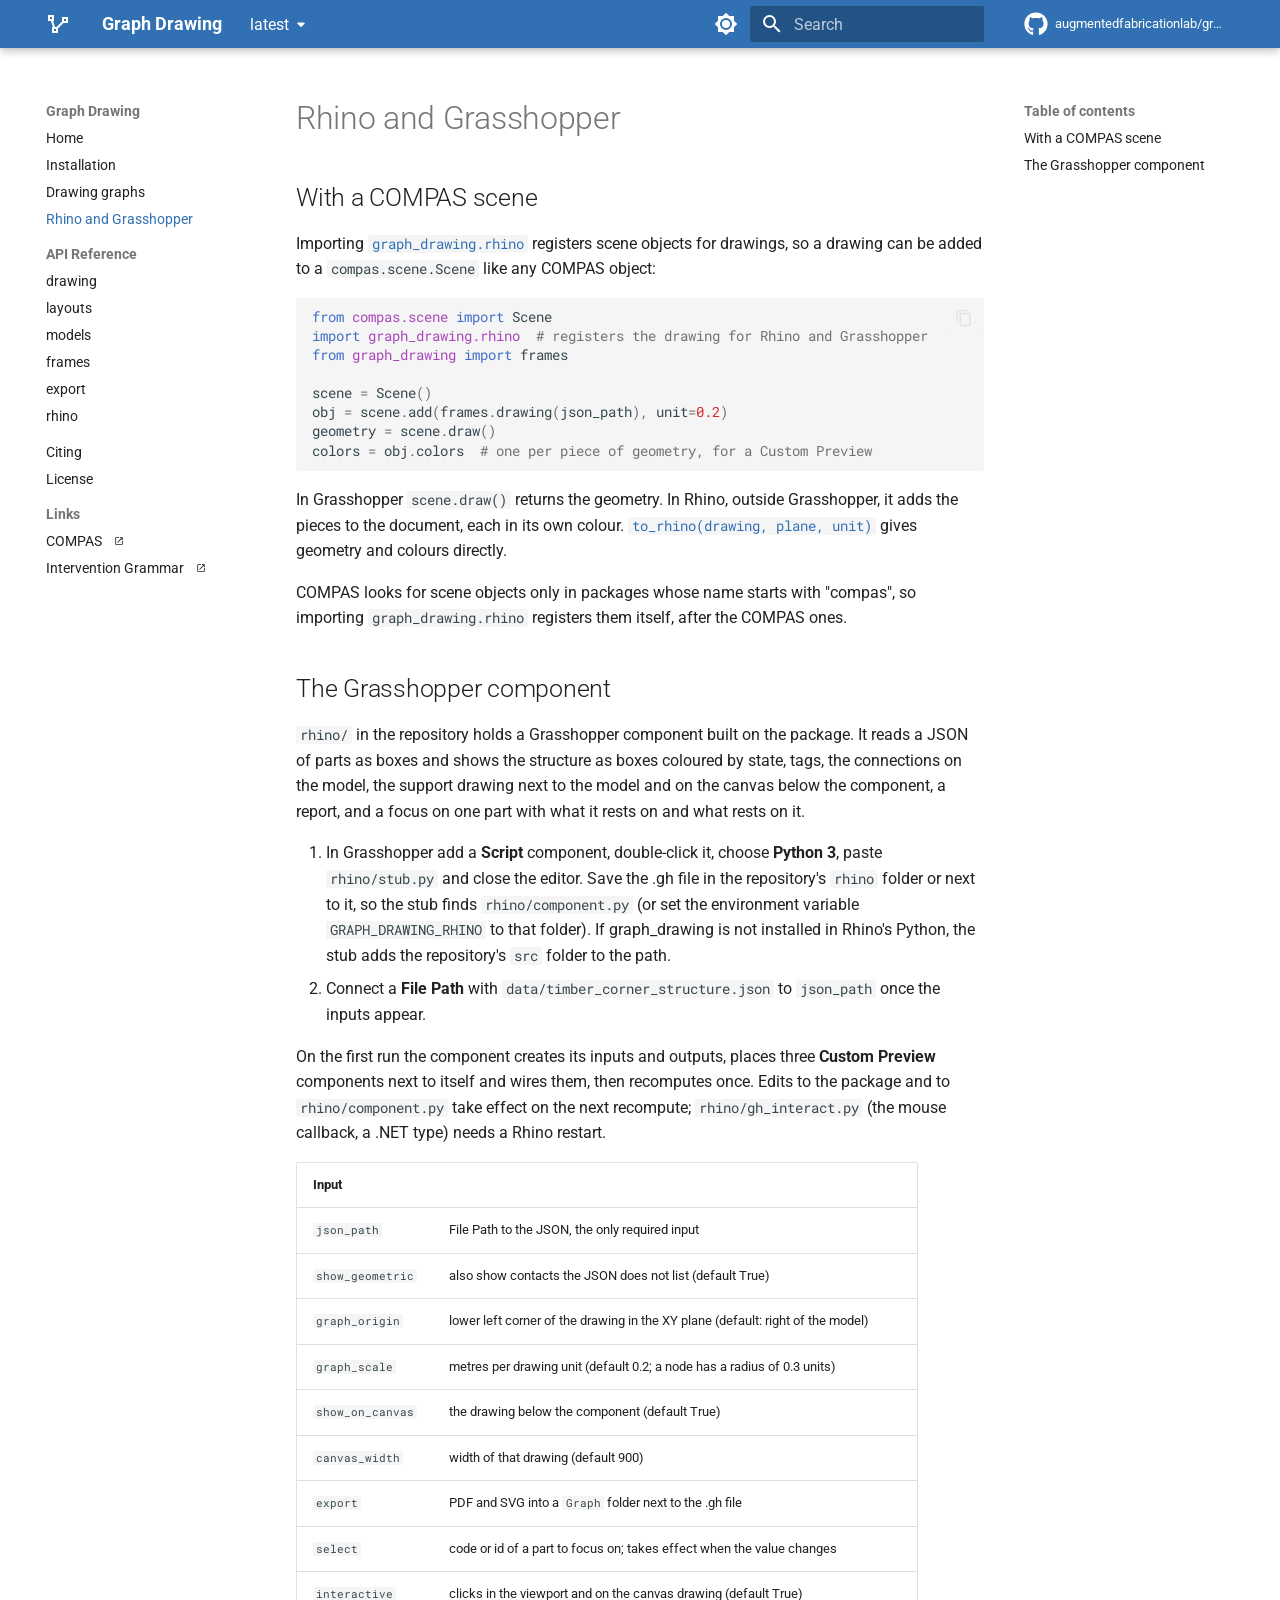
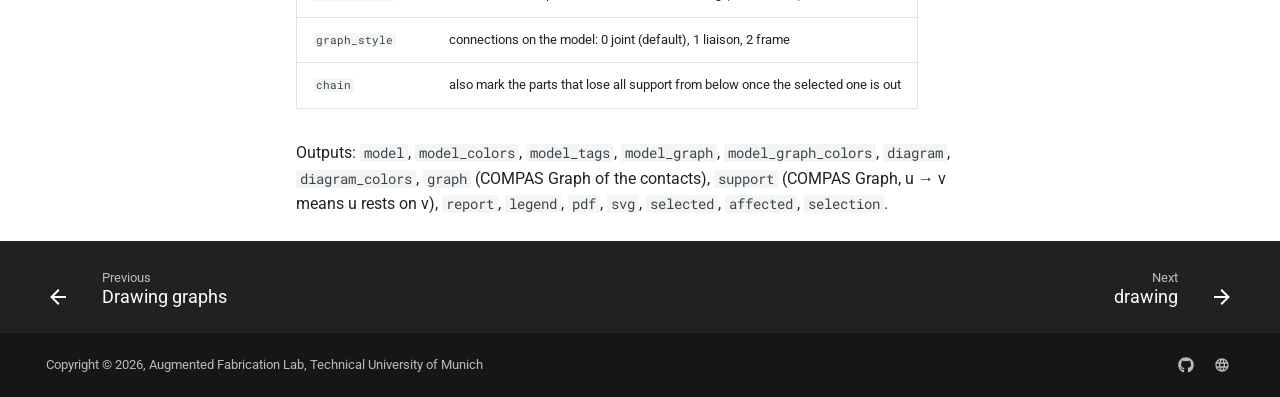
<file: latest/rhino/index.html>
<!doctype html>
<html lang="en" class="no-js">
  <head>
    
      <meta charset="utf-8">
      <meta name="viewport" content="width=device-width,initial-scale=1">
      
        <meta name="description" content="Schematic drawings of graphs in Rhino, in Grasshopper, as SVG and as PDF.">
      
      
        <meta name="author" content="Tizian Rein">
      
      
        <link rel="canonical" href="https://augmentedfabricationlab.github.io/graph_drawing/latest/rhino/">
      
      
        <link rel="prev" href="../usage/">
      
      
        <link rel="next" href="../api/graph_drawing.drawing/">
      
      
        
      
      
      <link rel="icon" href="../_images/favicon.svg">
      <meta name="generator" content="mkdocs-1.6.1, mkdocs-material-9.7.7">
    
    
      
        <title>Rhino and Grasshopper - Graph Drawing</title>
      
    
    
      <link rel="stylesheet" href="../assets/stylesheets/main.ec1eaa64.min.css">
      
        
        <link rel="stylesheet" href="../assets/stylesheets/palette.ab4e12ef.min.css">
      
      


    
    
      
    
    
      
        
        
        <link rel="preconnect" href="https://fonts.gstatic.com" crossorigin>
        <link rel="stylesheet" href="https://fonts.googleapis.com/css?family=Roboto:300,300i,400,400i,700,700i%7CRoboto+Mono:400,400i,700,700i&display=fallback">
        <style>:root{--md-text-font:"Roboto";--md-code-font:"Roboto Mono"}</style>
      
    
    
      <link rel="stylesheet" href="../assets/_mkdocstrings.css">
    
      <link rel="stylesheet" href="../assets/stylesheets/custom.css">
    
    <script>__md_scope=new URL("..",location),__md_hash=e=>[...e].reduce(((e,_)=>(e<<5)-e+_.charCodeAt(0)),0),__md_get=(e,_=localStorage,t=__md_scope)=>JSON.parse(_.getItem(t.pathname+"."+e)),__md_set=(e,_,t=localStorage,a=__md_scope)=>{try{t.setItem(a.pathname+"."+e,JSON.stringify(_))}catch(e){}}</script>
    
      

    
    
  </head>
  
  
    
    
      
    
    
    
    
    <body dir="ltr" data-md-color-scheme="default" data-md-color-primary="custom" data-md-color-accent="custom">
  
    
    <input class="md-toggle" data-md-toggle="drawer" type="checkbox" id="__drawer" autocomplete="off">
    <input class="md-toggle" data-md-toggle="search" type="checkbox" id="__search" autocomplete="off">
    <label class="md-overlay" for="__drawer"></label>
    <div data-md-component="skip">
      
        
        <a href="#rhino-and-grasshopper" class="md-skip">
          Skip to content
        </a>
      
    </div>
    <div data-md-component="announce">
      
    </div>
    
      <div data-md-color-scheme="default" data-md-component="outdated" hidden>
        
      </div>
    
    
      

  

<header class="md-header md-header--shadow" data-md-component="header">
  <nav class="md-header__inner md-grid" aria-label="Header">
    <a href="https://augmentedfabricationlab.github.io/graph_drawing/" title="Graph Drawing" class="md-header__button md-logo" aria-label="Graph Drawing" data-md-component="logo">
      
  
  <svg xmlns="http://www.w3.org/2000/svg" viewBox="0 0 24 24"><path d="M2 3v6h2.95l2 6H6v6h6v-4.59L17.41 11H22V5h-6v4.57L10.59 15H9.06l-2-6H8V3M4 5h2v2H4m14 0h2v2h-2M8 17h2v2H8Z"/></svg>

    </a>
    <label class="md-header__button md-icon" for="__drawer">
      
      <svg xmlns="http://www.w3.org/2000/svg" viewBox="0 0 24 24"><path d="M3 6h18v2H3zm0 5h18v2H3zm0 5h18v2H3z"/></svg>
    </label>
    <div class="md-header__title" data-md-component="header-title">
      <div class="md-header__ellipsis">
        <div class="md-header__topic">
          <span class="md-ellipsis">
            Graph Drawing
          </span>
        </div>
        <div class="md-header__topic" data-md-component="header-topic">
          <span class="md-ellipsis">
            
              Rhino and Grasshopper
            
          </span>
        </div>
      </div>
    </div>
    
      
        <form class="md-header__option" data-md-component="palette">
  
    
    
    
    <input class="md-option" data-md-color-media="" data-md-color-scheme="default" data-md-color-primary="custom" data-md-color-accent="custom"  aria-label="Switch to dark mode"  type="radio" name="__palette" id="__palette_0">
    
      <label class="md-header__button md-icon" title="Switch to dark mode" for="__palette_1" hidden>
        <svg xmlns="http://www.w3.org/2000/svg" viewBox="0 0 24 24"><path d="M12 8a4 4 0 0 0-4 4 4 4 0 0 0 4 4 4 4 0 0 0 4-4 4 4 0 0 0-4-4m0 10a6 6 0 0 1-6-6 6 6 0 0 1 6-6 6 6 0 0 1 6 6 6 6 0 0 1-6 6m8-9.31V4h-4.69L12 .69 8.69 4H4v4.69L.69 12 4 15.31V20h4.69L12 23.31 15.31 20H20v-4.69L23.31 12z"/></svg>
      </label>
    
  
    
    
    
    <input class="md-option" data-md-color-media="" data-md-color-scheme="slate" data-md-color-primary="custom" data-md-color-accent="custom"  aria-label="Switch to light mode"  type="radio" name="__palette" id="__palette_1">
    
      <label class="md-header__button md-icon" title="Switch to light mode" for="__palette_0" hidden>
        <svg xmlns="http://www.w3.org/2000/svg" viewBox="0 0 24 24"><path d="M12 18c-.89 0-1.74-.2-2.5-.55C11.56 16.5 13 14.42 13 12s-1.44-4.5-3.5-5.45C10.26 6.2 11.11 6 12 6a6 6 0 0 1 6 6 6 6 0 0 1-6 6m8-9.31V4h-4.69L12 .69 8.69 4H4v4.69L.69 12 4 15.31V20h4.69L12 23.31 15.31 20H20v-4.69L23.31 12z"/></svg>
      </label>
    
  
</form>
      
    
    
      <script>var palette=__md_get("__palette");if(palette&&palette.color){if("(prefers-color-scheme)"===palette.color.media){var media=matchMedia("(prefers-color-scheme: light)"),input=document.querySelector(media.matches?"[data-md-color-media='(prefers-color-scheme: light)']":"[data-md-color-media='(prefers-color-scheme: dark)']");palette.color.media=input.getAttribute("data-md-color-media"),palette.color.scheme=input.getAttribute("data-md-color-scheme"),palette.color.primary=input.getAttribute("data-md-color-primary"),palette.color.accent=input.getAttribute("data-md-color-accent")}for(var[key,value]of Object.entries(palette.color))document.body.setAttribute("data-md-color-"+key,value)}</script>
    
    
    
      
      
        <label class="md-header__button md-icon" for="__search">
          
          <svg xmlns="http://www.w3.org/2000/svg" viewBox="0 0 24 24"><path d="M9.5 3A6.5 6.5 0 0 1 16 9.5c0 1.61-.59 3.09-1.56 4.23l.27.27h.79l5 5-1.5 1.5-5-5v-.79l-.27-.27A6.52 6.52 0 0 1 9.5 16 6.5 6.5 0 0 1 3 9.5 6.5 6.5 0 0 1 9.5 3m0 2C7 5 5 7 5 9.5S7 14 9.5 14 14 12 14 9.5 12 5 9.5 5"/></svg>
        </label>
        <div class="md-search" data-md-component="search" role="dialog">
  <label class="md-search__overlay" for="__search"></label>
  <div class="md-search__inner" role="search">
    <form class="md-search__form" name="search">
      <input type="text" class="md-search__input" name="query" aria-label="Search" placeholder="Search" autocapitalize="off" autocorrect="off" autocomplete="off" spellcheck="false" data-md-component="search-query" required>
      <label class="md-search__icon md-icon" for="__search">
        
        <svg xmlns="http://www.w3.org/2000/svg" viewBox="0 0 24 24"><path d="M9.5 3A6.5 6.5 0 0 1 16 9.5c0 1.61-.59 3.09-1.56 4.23l.27.27h.79l5 5-1.5 1.5-5-5v-.79l-.27-.27A6.52 6.52 0 0 1 9.5 16 6.5 6.5 0 0 1 3 9.5 6.5 6.5 0 0 1 9.5 3m0 2C7 5 5 7 5 9.5S7 14 9.5 14 14 12 14 9.5 12 5 9.5 5"/></svg>
        
        <svg xmlns="http://www.w3.org/2000/svg" viewBox="0 0 24 24"><path d="M20 11v2H8l5.5 5.5-1.42 1.42L4.16 12l7.92-7.92L13.5 5.5 8 11z"/></svg>
      </label>
      <nav class="md-search__options" aria-label="Search">
        
        <button type="reset" class="md-search__icon md-icon" title="Clear" aria-label="Clear" tabindex="-1">
          
          <svg xmlns="http://www.w3.org/2000/svg" viewBox="0 0 24 24"><path d="M19 6.41 17.59 5 12 10.59 6.41 5 5 6.41 10.59 12 5 17.59 6.41 19 12 13.41 17.59 19 19 17.59 13.41 12z"/></svg>
        </button>
      </nav>
      
        <div class="md-search__suggest" data-md-component="search-suggest"></div>
      
    </form>
    <div class="md-search__output">
      <div class="md-search__scrollwrap" tabindex="0" data-md-scrollfix>
        <div class="md-search-result" data-md-component="search-result">
          <div class="md-search-result__meta">
            Initializing search
          </div>
          <ol class="md-search-result__list" role="presentation"></ol>
        </div>
      </div>
    </div>
  </div>
</div>
      
    
    
      <div class="md-header__source">
        <a href="https://github.com/augmentedfabricationlab/graph_drawing/" title="Go to repository" class="md-source" data-md-component="source">
  <div class="md-source__icon md-icon">
    
    <svg xmlns="http://www.w3.org/2000/svg" viewBox="0 0 512 512"><!--! Font Awesome Free 7.1.0 by @fontawesome - https://fontawesome.com License - https://fontawesome.com/license/free (Icons: CC BY 4.0, Fonts: SIL OFL 1.1, Code: MIT License) Copyright 2025 Fonticons, Inc.--><path d="M173.9 397.4c0 2-2.3 3.6-5.2 3.6-3.3.3-5.6-1.3-5.6-3.6 0-2 2.3-3.6 5.2-3.6 3-.3 5.6 1.3 5.6 3.6m-31.1-4.5c-.7 2 1.3 4.3 4.3 4.9 2.6 1 5.6 0 6.2-2s-1.3-4.3-4.3-5.2c-2.6-.7-5.5.3-6.2 2.3m44.2-1.7c-2.9.7-4.9 2.6-4.6 4.9.3 2 2.9 3.3 5.9 2.6 2.9-.7 4.9-2.6 4.6-4.6-.3-1.9-3-3.2-5.9-2.9M252.8 8C114.1 8 8 113.3 8 252c0 110.9 69.8 205.8 169.5 239.2 12.8 2.3 17.3-5.6 17.3-12.1 0-6.2-.3-40.4-.3-61.4 0 0-70 15-84.7-29.8 0 0-11.4-29.1-27.8-36.6 0 0-22.9-15.7 1.6-15.4 0 0 24.9 2 38.6 25.8 21.9 38.6 58.6 27.5 72.9 20.9 2.3-16 8.8-27.1 16-33.7-55.9-6.2-112.3-14.3-112.3-110.5 0-27.5 7.6-41.3 23.6-58.9-2.6-6.5-11.1-33.3 2.6-67.9 20.9-6.5 69 27 69 27 20-5.6 41.5-8.5 62.8-8.5s42.8 2.9 62.8 8.5c0 0 48.1-33.6 69-27 13.7 34.7 5.2 61.4 2.6 67.9 16 17.7 25.8 31.5 25.8 58.9 0 96.5-58.9 104.2-114.8 110.5 9.2 7.9 17 22.9 17 46.4 0 33.7-.3 75.4-.3 83.6 0 6.5 4.6 14.4 17.3 12.1C436.2 457.8 504 362.9 504 252 504 113.3 391.5 8 252.8 8M105.2 352.9c-1.3 1-1 3.3.7 5.2 1.6 1.6 3.9 2.3 5.2 1 1.3-1 1-3.3-.7-5.2-1.6-1.6-3.9-2.3-5.2-1m-10.8-8.1c-.7 1.3.3 2.9 2.3 3.9 1.6 1 3.6.7 4.3-.7.7-1.3-.3-2.9-2.3-3.9-2-.6-3.6-.3-4.3.7m32.4 35.6c-1.6 1.3-1 4.3 1.3 6.2 2.3 2.3 5.2 2.6 6.5 1 1.3-1.3.7-4.3-1.3-6.2-2.2-2.3-5.2-2.6-6.5-1m-11.4-14.7c-1.6 1-1.6 3.6 0 5.9s4.3 3.3 5.6 2.3c1.6-1.3 1.6-3.9 0-6.2-1.4-2.3-4-3.3-5.6-2"/></svg>
  </div>
  <div class="md-source__repository">
    augmentedfabricationlab/graph_drawing
  </div>
</a>
      </div>
    
  </nav>
  
</header>
    
    <div class="md-container" data-md-component="container">
      
      
        
          
        
      
      <main class="md-main" data-md-component="main">
        <div class="md-main__inner md-grid">
          
            
              
              <div class="md-sidebar md-sidebar--primary" data-md-component="sidebar" data-md-type="navigation" >
                <div class="md-sidebar__scrollwrap">
                  <div class="md-sidebar__inner">
                    



<nav class="md-nav md-nav--primary" aria-label="Navigation" data-md-level="0">
  <label class="md-nav__title" for="__drawer">
    <a href="https://augmentedfabricationlab.github.io/graph_drawing/" title="Graph Drawing" class="md-nav__button md-logo" aria-label="Graph Drawing" data-md-component="logo">
      
  
  <svg xmlns="http://www.w3.org/2000/svg" viewBox="0 0 24 24"><path d="M2 3v6h2.95l2 6H6v6h6v-4.59L17.41 11H22V5h-6v4.57L10.59 15H9.06l-2-6H8V3M4 5h2v2H4m14 0h2v2h-2M8 17h2v2H8Z"/></svg>

    </a>
    Graph Drawing
  </label>
  
    <div class="md-nav__source">
      <a href="https://github.com/augmentedfabricationlab/graph_drawing/" title="Go to repository" class="md-source" data-md-component="source">
  <div class="md-source__icon md-icon">
    
    <svg xmlns="http://www.w3.org/2000/svg" viewBox="0 0 512 512"><!--! Font Awesome Free 7.1.0 by @fontawesome - https://fontawesome.com License - https://fontawesome.com/license/free (Icons: CC BY 4.0, Fonts: SIL OFL 1.1, Code: MIT License) Copyright 2025 Fonticons, Inc.--><path d="M173.9 397.4c0 2-2.3 3.6-5.2 3.6-3.3.3-5.6-1.3-5.6-3.6 0-2 2.3-3.6 5.2-3.6 3-.3 5.6 1.3 5.6 3.6m-31.1-4.5c-.7 2 1.3 4.3 4.3 4.9 2.6 1 5.6 0 6.2-2s-1.3-4.3-4.3-5.2c-2.6-.7-5.5.3-6.2 2.3m44.2-1.7c-2.9.7-4.9 2.6-4.6 4.9.3 2 2.9 3.3 5.9 2.6 2.9-.7 4.9-2.6 4.6-4.6-.3-1.9-3-3.2-5.9-2.9M252.8 8C114.1 8 8 113.3 8 252c0 110.9 69.8 205.8 169.5 239.2 12.8 2.3 17.3-5.6 17.3-12.1 0-6.2-.3-40.4-.3-61.4 0 0-70 15-84.7-29.8 0 0-11.4-29.1-27.8-36.6 0 0-22.9-15.7 1.6-15.4 0 0 24.9 2 38.6 25.8 21.9 38.6 58.6 27.5 72.9 20.9 2.3-16 8.8-27.1 16-33.7-55.9-6.2-112.3-14.3-112.3-110.5 0-27.5 7.6-41.3 23.6-58.9-2.6-6.5-11.1-33.3 2.6-67.9 20.9-6.5 69 27 69 27 20-5.6 41.5-8.5 62.8-8.5s42.8 2.9 62.8 8.5c0 0 48.1-33.6 69-27 13.7 34.7 5.2 61.4 2.6 67.9 16 17.7 25.8 31.5 25.8 58.9 0 96.5-58.9 104.2-114.8 110.5 9.2 7.9 17 22.9 17 46.4 0 33.7-.3 75.4-.3 83.6 0 6.5 4.6 14.4 17.3 12.1C436.2 457.8 504 362.9 504 252 504 113.3 391.5 8 252.8 8M105.2 352.9c-1.3 1-1 3.3.7 5.2 1.6 1.6 3.9 2.3 5.2 1 1.3-1 1-3.3-.7-5.2-1.6-1.6-3.9-2.3-5.2-1m-10.8-8.1c-.7 1.3.3 2.9 2.3 3.9 1.6 1 3.6.7 4.3-.7.7-1.3-.3-2.9-2.3-3.9-2-.6-3.6-.3-4.3.7m32.4 35.6c-1.6 1.3-1 4.3 1.3 6.2 2.3 2.3 5.2 2.6 6.5 1 1.3-1.3.7-4.3-1.3-6.2-2.2-2.3-5.2-2.6-6.5-1m-11.4-14.7c-1.6 1-1.6 3.6 0 5.9s4.3 3.3 5.6 2.3c1.6-1.3 1.6-3.9 0-6.2-1.4-2.3-4-3.3-5.6-2"/></svg>
  </div>
  <div class="md-source__repository">
    augmentedfabricationlab/graph_drawing
  </div>
</a>
    </div>
  
  <ul class="md-nav__list" data-md-scrollfix>
    
      
      
  
  
  
  
    <li class="md-nav__item">
      <a href=".." class="md-nav__link">
        
  
  
  <span class="md-ellipsis">
    
  
    Home
  

    
  </span>
  
  

      </a>
    </li>
  

    
      
      
  
  
  
  
    <li class="md-nav__item">
      <a href="../installation/" class="md-nav__link">
        
  
  
  <span class="md-ellipsis">
    
  
    Installation
  

    
  </span>
  
  

      </a>
    </li>
  

    
      
      
  
  
  
  
    <li class="md-nav__item">
      <a href="../usage/" class="md-nav__link">
        
  
  
  <span class="md-ellipsis">
    
  
    Drawing graphs
  

    
  </span>
  
  

      </a>
    </li>
  

    
      
      
  
  
    
  
  
  
    <li class="md-nav__item md-nav__item--active">
      
      <input class="md-nav__toggle md-toggle" type="checkbox" id="__toc">
      
      
        
      
      
        <label class="md-nav__link md-nav__link--active" for="__toc">
          
  
  
  <span class="md-ellipsis">
    
  
    Rhino and Grasshopper
  

    
  </span>
  
  

          <span class="md-nav__icon md-icon"></span>
        </label>
      
      <a href="./" class="md-nav__link md-nav__link--active">
        
  
  
  <span class="md-ellipsis">
    
  
    Rhino and Grasshopper
  

    
  </span>
  
  

      </a>
      
        

<nav class="md-nav md-nav--secondary" aria-label="Table of contents">
  
  
  
    
  
  
    <label class="md-nav__title" for="__toc">
      <span class="md-nav__icon md-icon"></span>
      Table of contents
    </label>
    <ul class="md-nav__list" data-md-component="toc" data-md-scrollfix>
      
        <li class="md-nav__item">
  <a href="#with-a-compas-scene" class="md-nav__link">
    <span class="md-ellipsis">
      
        With a COMPAS scene
      
    </span>
  </a>
  
</li>
      
        <li class="md-nav__item">
  <a href="#the-grasshopper-component" class="md-nav__link">
    <span class="md-ellipsis">
      
        The Grasshopper component
      
    </span>
  </a>
  
</li>
      
    </ul>
  
</nav>
      
    </li>
  

    
      
      
  
  
  
  
    
    
      
        
      
        
      
        
      
        
      
        
      
        
      
    
    
    
      
        
        
      
    
    
    <li class="md-nav__item md-nav__item--section md-nav__item--nested">
      
        
        
        <input class="md-nav__toggle md-toggle " type="checkbox" id="__nav_5" >
        
          
          <label class="md-nav__link" for="__nav_5" id="__nav_5_label" tabindex="">
            
  
  
  <span class="md-ellipsis">
    
  
    API Reference
  

    
  </span>
  
  

            <span class="md-nav__icon md-icon"></span>
          </label>
        
        <nav class="md-nav" data-md-level="1" aria-labelledby="__nav_5_label" aria-expanded="false">
          <label class="md-nav__title" for="__nav_5">
            <span class="md-nav__icon md-icon"></span>
            
  
    API Reference
  

          </label>
          <ul class="md-nav__list" data-md-scrollfix>
            
              
                
  
  
  
  
    <li class="md-nav__item">
      <a href="../api/graph_drawing.drawing/" class="md-nav__link">
        
  
  
  <span class="md-ellipsis">
    
  
    drawing
  

    
  </span>
  
  

      </a>
    </li>
  

              
            
              
                
  
  
  
  
    <li class="md-nav__item">
      <a href="../api/graph_drawing.layouts/" class="md-nav__link">
        
  
  
  <span class="md-ellipsis">
    
  
    layouts
  

    
  </span>
  
  

      </a>
    </li>
  

              
            
              
                
  
  
  
  
    <li class="md-nav__item">
      <a href="../api/graph_drawing.models/" class="md-nav__link">
        
  
  
  <span class="md-ellipsis">
    
  
    models
  

    
  </span>
  
  

      </a>
    </li>
  

              
            
              
                
  
  
  
  
    <li class="md-nav__item">
      <a href="../api/graph_drawing.frames/" class="md-nav__link">
        
  
  
  <span class="md-ellipsis">
    
  
    frames
  

    
  </span>
  
  

      </a>
    </li>
  

              
            
              
                
  
  
  
  
    <li class="md-nav__item">
      <a href="../api/graph_drawing.export/" class="md-nav__link">
        
  
  
  <span class="md-ellipsis">
    
  
    export
  

    
  </span>
  
  

      </a>
    </li>
  

              
            
              
                
  
  
  
  
    <li class="md-nav__item">
      <a href="../api/graph_drawing.rhino/" class="md-nav__link">
        
  
  
  <span class="md-ellipsis">
    
  
    rhino
  

    
  </span>
  
  

      </a>
    </li>
  

              
            
          </ul>
        </nav>
      
    </li>
  

    
      
      
  
  
  
  
    <li class="md-nav__item">
      <a href="../citing/" class="md-nav__link">
        
  
  
  <span class="md-ellipsis">
    
  
    Citing
  

    
  </span>
  
  

      </a>
    </li>
  

    
      
      
  
  
  
  
    <li class="md-nav__item">
      <a href="../license/" class="md-nav__link">
        
  
  
  <span class="md-ellipsis">
    
  
    License
  

    
  </span>
  
  

      </a>
    </li>
  

    
      
      
  
  
  
  
    
    
      
        
      
        
      
    
    
    
      
        
        
      
    
    
    <li class="md-nav__item md-nav__item--section md-nav__item--nested">
      
        
        
        <input class="md-nav__toggle md-toggle " type="checkbox" id="__nav_8" >
        
          
          <label class="md-nav__link" for="__nav_8" id="__nav_8_label" tabindex="">
            
  
  
  <span class="md-ellipsis">
    
  
    Links
  

    
  </span>
  
  

            <span class="md-nav__icon md-icon"></span>
          </label>
        
        <nav class="md-nav" data-md-level="1" aria-labelledby="__nav_8_label" aria-expanded="false">
          <label class="md-nav__title" for="__nav_8">
            <span class="md-nav__icon md-icon"></span>
            
  
    Links
  

          </label>
          <ul class="md-nav__list" data-md-scrollfix>
            
              
                
  
  
  
  
    <li class="md-nav__item">
      <a href="https://compas.dev/" class="md-nav__link">
        
  
  
  <span class="md-ellipsis">
    
  
    COMPAS
  

    
  </span>
  
  

      </a>
    </li>
  

              
            
              
                
  
  
  
  
    <li class="md-nav__item">
      <a href="https://augmentedfabricationlab.github.io/intervention_grammar/" class="md-nav__link">
        
  
  
  <span class="md-ellipsis">
    
  
    Intervention Grammar
  

    
  </span>
  
  

      </a>
    </li>
  

              
            
          </ul>
        </nav>
      
    </li>
  

    
  </ul>
</nav>
                  </div>
                </div>
              </div>
            
            
              
              <div class="md-sidebar md-sidebar--secondary" data-md-component="sidebar" data-md-type="toc" >
                <div class="md-sidebar__scrollwrap">
                  <div class="md-sidebar__inner">
                    

<nav class="md-nav md-nav--secondary" aria-label="Table of contents">
  
  
  
    
  
  
    <label class="md-nav__title" for="__toc">
      <span class="md-nav__icon md-icon"></span>
      Table of contents
    </label>
    <ul class="md-nav__list" data-md-component="toc" data-md-scrollfix>
      
        <li class="md-nav__item">
  <a href="#with-a-compas-scene" class="md-nav__link">
    <span class="md-ellipsis">
      
        With a COMPAS scene
      
    </span>
  </a>
  
</li>
      
        <li class="md-nav__item">
  <a href="#the-grasshopper-component" class="md-nav__link">
    <span class="md-ellipsis">
      
        The Grasshopper component
      
    </span>
  </a>
  
</li>
      
    </ul>
  
</nav>
                  </div>
                </div>
              </div>
            
          
          
            <div class="md-content" data-md-component="content">
              
              <article class="md-content__inner md-typeset">
                
                  



<h1 id="rhino-and-grasshopper">Rhino and Grasshopper<a class="headerlink" href="#rhino-and-grasshopper" title="Permanent link">¤</a></h1>
<h2 id="with-a-compas-scene">With a COMPAS scene<a class="headerlink" href="#with-a-compas-scene" title="Permanent link">¤</a></h2>
<p>Importing <a class="autorefs autorefs-internal" title="            graph_drawing.rhino" href="../api/graph_drawing.rhino/#graph_drawing.rhino"><code>graph_drawing.rhino</code></a> registers scene objects
for drawings, so a drawing can be added to a <code>compas.scene.Scene</code> like any
COMPAS object:</p>
<div class="language-python highlight"><pre><span></span><code><a id="__codelineno-0-1" name="__codelineno-0-1" href="#__codelineno-0-1"></a><span class="kn">from</span><span class="w"> </span><span class="nn">compas.scene</span><span class="w"> </span><span class="kn">import</span> <span class="n">Scene</span>
<a id="__codelineno-0-2" name="__codelineno-0-2" href="#__codelineno-0-2"></a><span class="kn">import</span><span class="w"> </span><span class="nn">graph_drawing.rhino</span>  <span class="c1"># registers the drawing for Rhino and Grasshopper</span>
<a id="__codelineno-0-3" name="__codelineno-0-3" href="#__codelineno-0-3"></a><span class="kn">from</span><span class="w"> </span><span class="nn">graph_drawing</span><span class="w"> </span><span class="kn">import</span> <span class="n">frames</span>
<a id="__codelineno-0-4" name="__codelineno-0-4" href="#__codelineno-0-4"></a>
<a id="__codelineno-0-5" name="__codelineno-0-5" href="#__codelineno-0-5"></a><span class="n">scene</span> <span class="o">=</span> <span class="n">Scene</span><span class="p">()</span>
<a id="__codelineno-0-6" name="__codelineno-0-6" href="#__codelineno-0-6"></a><span class="n">obj</span> <span class="o">=</span> <span class="n">scene</span><span class="o">.</span><span class="n">add</span><span class="p">(</span><span class="n">frames</span><span class="o">.</span><span class="n">drawing</span><span class="p">(</span><span class="n">json_path</span><span class="p">),</span> <span class="n">unit</span><span class="o">=</span><span class="mf">0.2</span><span class="p">)</span>
<a id="__codelineno-0-7" name="__codelineno-0-7" href="#__codelineno-0-7"></a><span class="n">geometry</span> <span class="o">=</span> <span class="n">scene</span><span class="o">.</span><span class="n">draw</span><span class="p">()</span>
<a id="__codelineno-0-8" name="__codelineno-0-8" href="#__codelineno-0-8"></a><span class="n">colors</span> <span class="o">=</span> <span class="n">obj</span><span class="o">.</span><span class="n">colors</span>  <span class="c1"># one per piece of geometry, for a Custom Preview</span>
</code></pre></div>
<p>In Grasshopper <code>scene.draw()</code> returns the geometry. In Rhino, outside
Grasshopper, it adds the pieces to the document, each in its own colour.
<a class="autorefs autorefs-internal" title="            to_rhino" href="../api/graph_drawing.rhino/#graph_drawing.rhino.to_rhino"><code>to_rhino(drawing, plane, unit)</code></a>
gives geometry and colours directly.</p>
<p>COMPAS looks for scene objects only in packages whose name starts with
"compas", so importing <code>graph_drawing.rhino</code> registers them itself, after the
COMPAS ones.</p>
<h2 id="the-grasshopper-component">The Grasshopper component<a class="headerlink" href="#the-grasshopper-component" title="Permanent link">¤</a></h2>
<p><code>rhino/</code> in the repository holds a Grasshopper component built on the package.
It reads a JSON of parts as boxes and shows the structure as boxes coloured by
state, tags, the connections on the model, the support drawing next to the
model and on the canvas below the component, a report, and a focus on one part
with what it rests on and what rests on it.</p>
<ol>
<li>In Grasshopper add a <strong>Script</strong> component, double-click it, choose
   <strong>Python 3</strong>, paste <code>rhino/stub.py</code> and close the editor. Save the .gh file
   in the repository's <code>rhino</code> folder or next to it, so the stub finds
   <code>rhino/component.py</code> (or set the environment variable <code>GRAPH_DRAWING_RHINO</code>
   to that folder). If graph_drawing is not installed in Rhino's Python, the
   stub adds the repository's <code>src</code> folder to the path.</li>
<li>Connect a <strong>File Path</strong> with <code>data/timber_corner_structure.json</code> to
   <code>json_path</code> once the inputs appear.</li>
</ol>
<p>On the first run the component creates its inputs and outputs, places three
<strong>Custom Preview</strong> components next to itself and wires them, then recomputes
once. Edits to the package and to <code>rhino/component.py</code> take effect on the next
recompute; <code>rhino/gh_interact.py</code> (the mouse callback, a .NET type) needs a
Rhino restart.</p>
<table>
<thead>
<tr>
<th>Input</th>
<th></th>
</tr>
</thead>
<tbody>
<tr>
<td><code>json_path</code></td>
<td>File Path to the JSON, the only required input</td>
</tr>
<tr>
<td><code>show_geometric</code></td>
<td>also show contacts the JSON does not list (default True)</td>
</tr>
<tr>
<td><code>graph_origin</code></td>
<td>lower left corner of the drawing in the XY plane (default: right of the model)</td>
</tr>
<tr>
<td><code>graph_scale</code></td>
<td>metres per drawing unit (default 0.2; a node has a radius of 0.3 units)</td>
</tr>
<tr>
<td><code>show_on_canvas</code></td>
<td>the drawing below the component (default True)</td>
</tr>
<tr>
<td><code>canvas_width</code></td>
<td>width of that drawing (default 900)</td>
</tr>
<tr>
<td><code>export</code></td>
<td>PDF and SVG into a <code>Graph</code> folder next to the .gh file</td>
</tr>
<tr>
<td><code>select</code></td>
<td>code or id of a part to focus on; takes effect when the value changes</td>
</tr>
<tr>
<td><code>interactive</code></td>
<td>clicks in the viewport and on the canvas drawing (default True)</td>
</tr>
<tr>
<td><code>graph_style</code></td>
<td>connections on the model: 0 joint (default), 1 liaison, 2 frame</td>
</tr>
<tr>
<td><code>chain</code></td>
<td>also mark the parts that lose all support from below once the selected one is out</td>
</tr>
</tbody>
</table>
<p>Outputs: <code>model</code>, <code>model_colors</code>, <code>model_tags</code>, <code>model_graph</code>,
<code>model_graph_colors</code>, <code>diagram</code>, <code>diagram_colors</code>, <code>graph</code> (COMPAS Graph of the
contacts), <code>support</code> (COMPAS Graph, u → v means u rests on v), <code>report</code>,
<code>legend</code>, <code>pdf</code>, <code>svg</code>, <code>selected</code>, <code>affected</code>, <code>selection</code>.</p>












                
              </article>
            </div>
          
          
<script>var target=document.getElementById(location.hash.slice(1));target&&target.name&&(target.checked=target.name.startsWith("__tabbed_"))</script>
        </div>
        
          <button type="button" class="md-top md-icon" data-md-component="top" hidden>
  
  <svg xmlns="http://www.w3.org/2000/svg" viewBox="0 0 24 24"><path d="M13 20h-2V8l-5.5 5.5-1.42-1.42L12 4.16l7.92 7.92-1.42 1.42L13 8z"/></svg>
  Back to top
</button>
        
      </main>
      
        <footer class="md-footer">
  
    
      
      <nav class="md-footer__inner md-grid" aria-label="Footer" >
        
          
          <a href="../usage/" class="md-footer__link md-footer__link--prev" aria-label="Previous: Drawing graphs">
            <div class="md-footer__button md-icon">
              
              <svg xmlns="http://www.w3.org/2000/svg" viewBox="0 0 24 24"><path d="M20 11v2H8l5.5 5.5-1.42 1.42L4.16 12l7.92-7.92L13.5 5.5 8 11z"/></svg>
            </div>
            <div class="md-footer__title">
              <span class="md-footer__direction">
                Previous
              </span>
              <div class="md-ellipsis">
                Drawing graphs
              </div>
            </div>
          </a>
        
        
          
          <a href="../api/graph_drawing.drawing/" class="md-footer__link md-footer__link--next" aria-label="Next: drawing">
            <div class="md-footer__title">
              <span class="md-footer__direction">
                Next
              </span>
              <div class="md-ellipsis">
                drawing
              </div>
            </div>
            <div class="md-footer__button md-icon">
              
              <svg xmlns="http://www.w3.org/2000/svg" viewBox="0 0 24 24"><path d="M4 11v2h12l-5.5 5.5 1.42 1.42L19.84 12l-7.92-7.92L10.5 5.5 16 11z"/></svg>
            </div>
          </a>
        
      </nav>
    
  
  <div class="md-footer-meta md-typeset">
    <div class="md-footer-meta__inner md-grid">
      <div class="md-copyright">
  
    <div class="md-copyright__highlight">
      Copyright &copy; 2026, Augmented Fabrication Lab, Technical University of Munich
    </div>
  
  
</div>
      
        
<div class="md-social">
  
    
    
    
    
    <a href="https://github.com/augmentedfabricationlab/graph_drawing" target="_blank" rel="noopener" title="graph_drawing on GitHub" class="md-social__link">
      <svg xmlns="http://www.w3.org/2000/svg" viewBox="0 0 512 512"><!--! Font Awesome Free 7.1.0 by @fontawesome - https://fontawesome.com License - https://fontawesome.com/license/free (Icons: CC BY 4.0, Fonts: SIL OFL 1.1, Code: MIT License) Copyright 2025 Fonticons, Inc.--><path d="M173.9 397.4c0 2-2.3 3.6-5.2 3.6-3.3.3-5.6-1.3-5.6-3.6 0-2 2.3-3.6 5.2-3.6 3-.3 5.6 1.3 5.6 3.6m-31.1-4.5c-.7 2 1.3 4.3 4.3 4.9 2.6 1 5.6 0 6.2-2s-1.3-4.3-4.3-5.2c-2.6-.7-5.5.3-6.2 2.3m44.2-1.7c-2.9.7-4.9 2.6-4.6 4.9.3 2 2.9 3.3 5.9 2.6 2.9-.7 4.9-2.6 4.6-4.6-.3-1.9-3-3.2-5.9-2.9M252.8 8C114.1 8 8 113.3 8 252c0 110.9 69.8 205.8 169.5 239.2 12.8 2.3 17.3-5.6 17.3-12.1 0-6.2-.3-40.4-.3-61.4 0 0-70 15-84.7-29.8 0 0-11.4-29.1-27.8-36.6 0 0-22.9-15.7 1.6-15.4 0 0 24.9 2 38.6 25.8 21.9 38.6 58.6 27.5 72.9 20.9 2.3-16 8.8-27.1 16-33.7-55.9-6.2-112.3-14.3-112.3-110.5 0-27.5 7.6-41.3 23.6-58.9-2.6-6.5-11.1-33.3 2.6-67.9 20.9-6.5 69 27 69 27 20-5.6 41.5-8.5 62.8-8.5s42.8 2.9 62.8 8.5c0 0 48.1-33.6 69-27 13.7 34.7 5.2 61.4 2.6 67.9 16 17.7 25.8 31.5 25.8 58.9 0 96.5-58.9 104.2-114.8 110.5 9.2 7.9 17 22.9 17 46.4 0 33.7-.3 75.4-.3 83.6 0 6.5 4.6 14.4 17.3 12.1C436.2 457.8 504 362.9 504 252 504 113.3 391.5 8 252.8 8M105.2 352.9c-1.3 1-1 3.3.7 5.2 1.6 1.6 3.9 2.3 5.2 1 1.3-1 1-3.3-.7-5.2-1.6-1.6-3.9-2.3-5.2-1m-10.8-8.1c-.7 1.3.3 2.9 2.3 3.9 1.6 1 3.6.7 4.3-.7.7-1.3-.3-2.9-2.3-3.9-2-.6-3.6-.3-4.3.7m32.4 35.6c-1.6 1.3-1 4.3 1.3 6.2 2.3 2.3 5.2 2.6 6.5 1 1.3-1.3.7-4.3-1.3-6.2-2.2-2.3-5.2-2.6-6.5-1m-11.4-14.7c-1.6 1-1.6 3.6 0 5.9s4.3 3.3 5.6 2.3c1.6-1.3 1.6-3.9 0-6.2-1.4-2.3-4-3.3-5.6-2"/></svg>
    </a>
  
    
    
    
    
    <a href="https://www.arc.ed.tum.de/df" target="_blank" rel="noopener" title="Professorship of Digital Fabrication, TUM" class="md-social__link">
      <svg xmlns="http://www.w3.org/2000/svg" viewBox="0 0 24 24"><path d="M16.36 14c.08-.66.14-1.32.14-2s-.06-1.34-.14-2h3.38c.16.64.26 1.31.26 2s-.1 1.36-.26 2m-5.15 5.56c.6-1.11 1.06-2.31 1.38-3.56h2.95a8.03 8.03 0 0 1-4.33 3.56M14.34 14H9.66c-.1-.66-.16-1.32-.16-2s.06-1.35.16-2h4.68c.09.65.16 1.32.16 2s-.07 1.34-.16 2M12 19.96c-.83-1.2-1.5-2.53-1.91-3.96h3.82c-.41 1.43-1.08 2.76-1.91 3.96M8 8H5.08A7.92 7.92 0 0 1 9.4 4.44C8.8 5.55 8.35 6.75 8 8m-2.92 8H8c.35 1.25.8 2.45 1.4 3.56A8 8 0 0 1 5.08 16m-.82-2C4.1 13.36 4 12.69 4 12s.1-1.36.26-2h3.38c-.08.66-.14 1.32-.14 2s.06 1.34.14 2M12 4.03c.83 1.2 1.5 2.54 1.91 3.97h-3.82c.41-1.43 1.08-2.77 1.91-3.97M18.92 8h-2.95a15.7 15.7 0 0 0-1.38-3.56c1.84.63 3.37 1.9 4.33 3.56M12 2C6.47 2 2 6.5 2 12a10 10 0 0 0 10 10 10 10 0 0 0 10-10A10 10 0 0 0 12 2"/></svg>
    </a>
  
</div>
      
    </div>
  </div>
</footer>
      
    </div>
    <div class="md-dialog" data-md-component="dialog">
      <div class="md-dialog__inner md-typeset"></div>
    </div>
    
    
    
      
      
      <script id="__config" type="application/json">{"annotate": null, "base": "..", "features": ["content.code.copy", "navigation.footer", "navigation.indexes", "navigation.sections", "navigation.top", "search.highlight", "search.suggest", "toc.follow"], "search": "../assets/javascripts/workers/search.2c215733.min.js", "tags": null, "translations": {"clipboard.copied": "Copied to clipboard", "clipboard.copy": "Copy to clipboard", "search.result.more.one": "1 more on this page", "search.result.more.other": "# more on this page", "search.result.none": "No matching documents", "search.result.one": "1 matching document", "search.result.other": "# matching documents", "search.result.placeholder": "Type to start searching", "search.result.term.missing": "Missing", "select.version": "Select version"}, "version": {"provider": "mike"}}</script>
    
    
      <script src="../assets/javascripts/bundle.d7400e89.min.js"></script>
      
    
  </body>
</html>
</file>
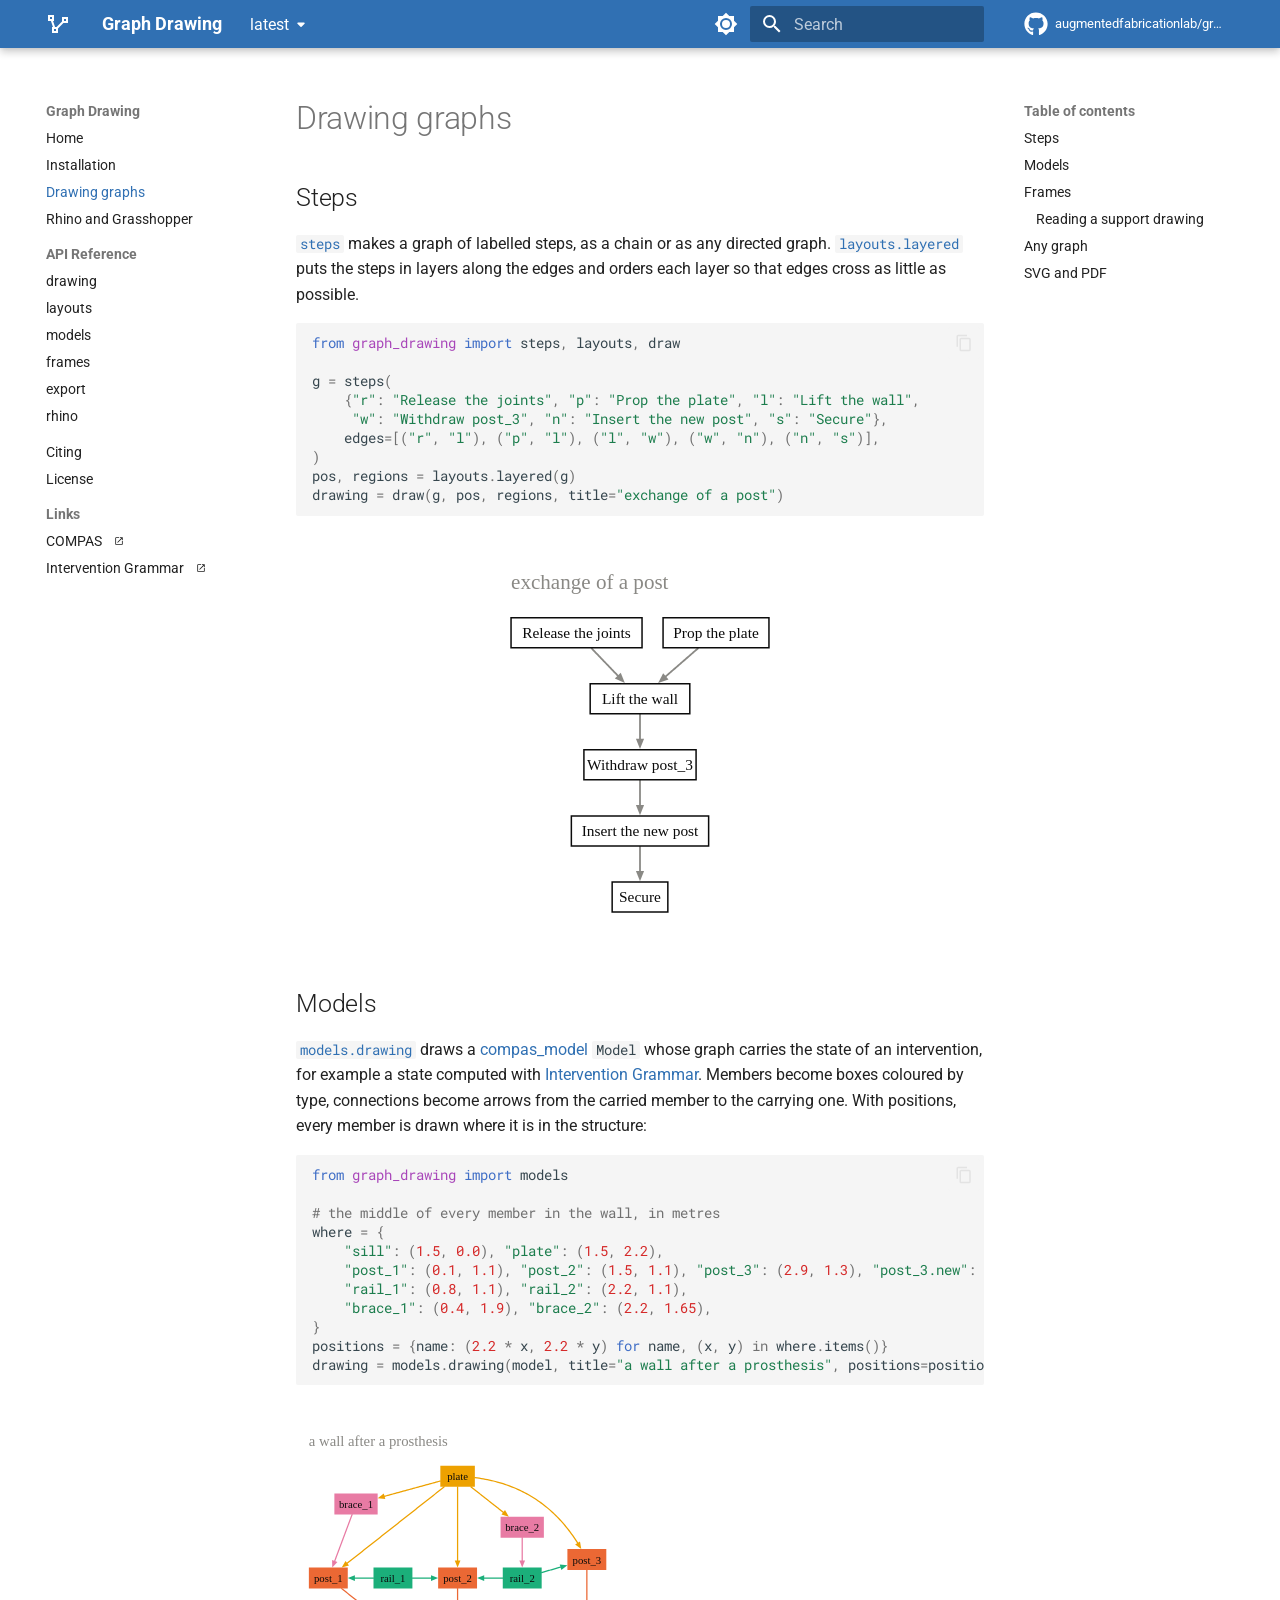
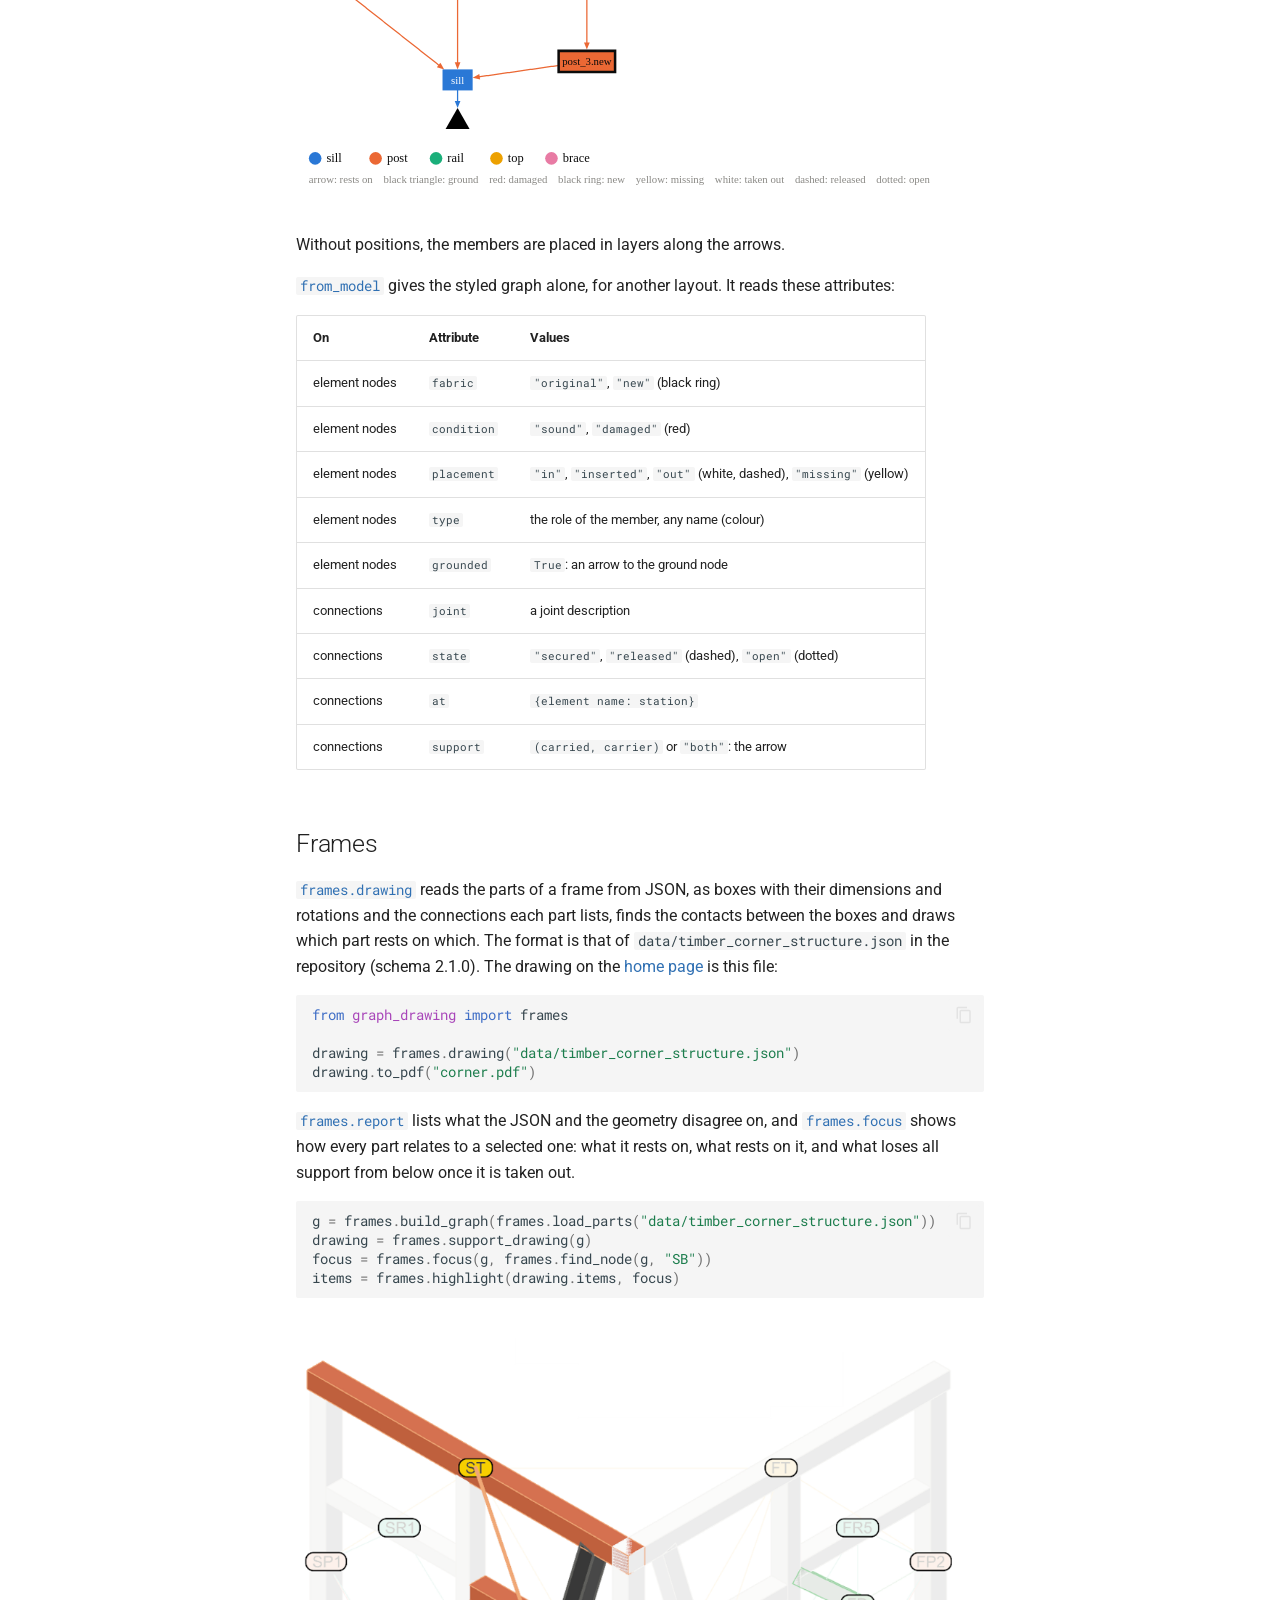
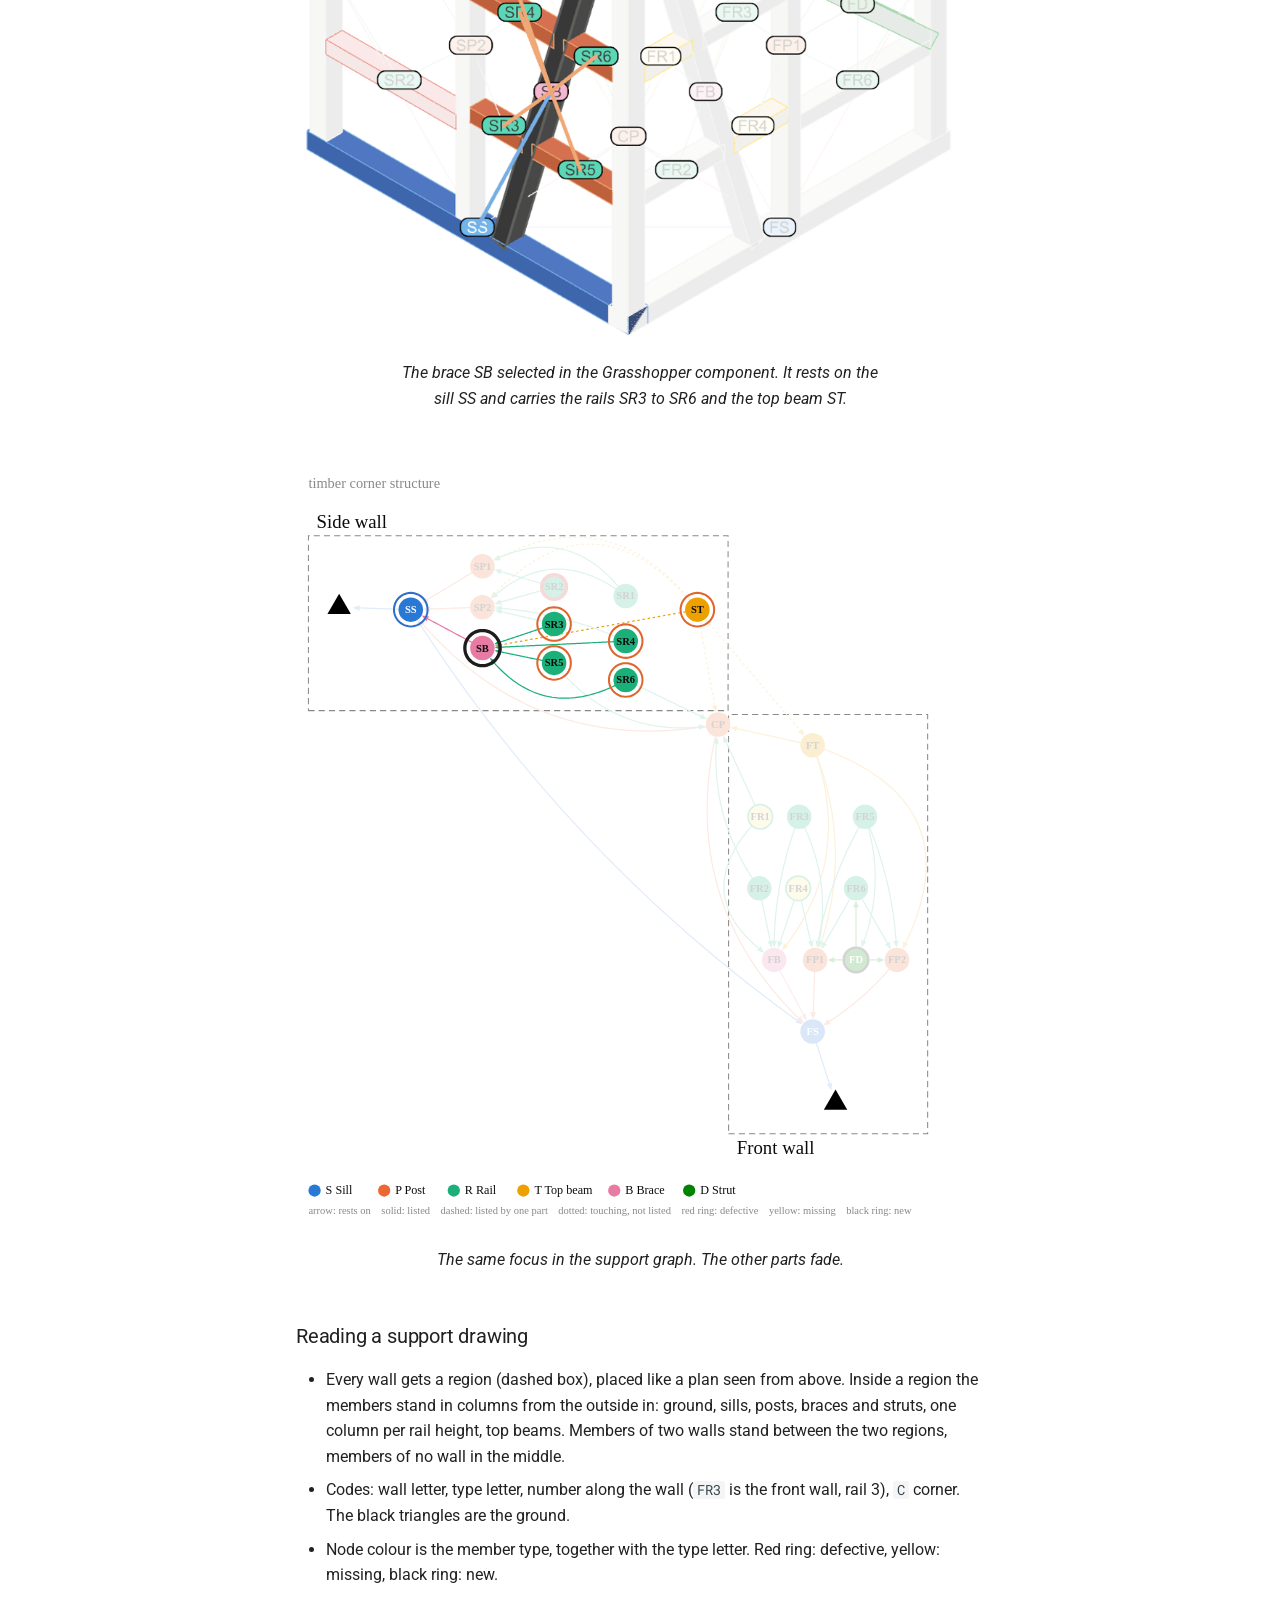
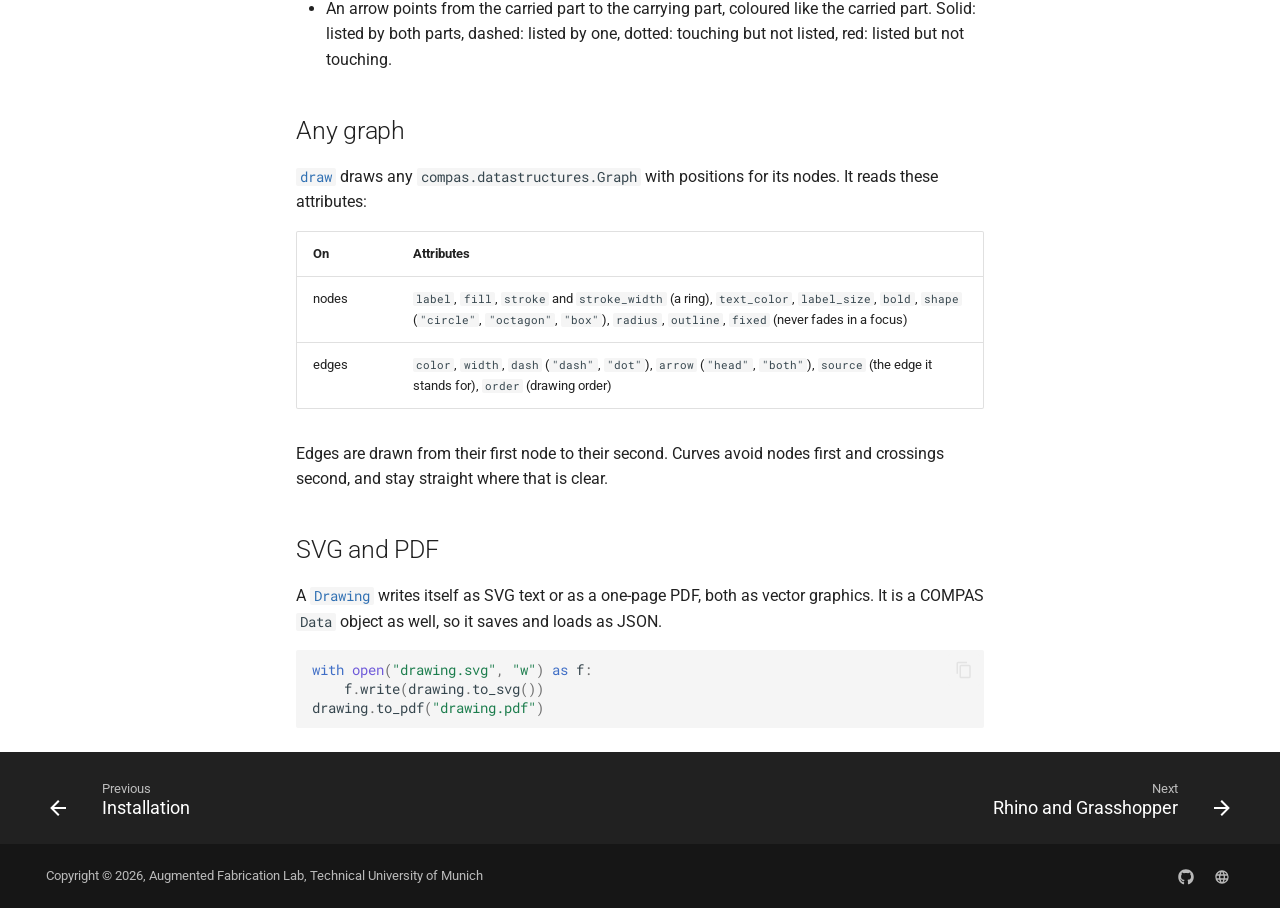
<file: latest/usage/index.html>
<!doctype html>
<html lang="en" class="no-js">
  <head>
    
      <meta charset="utf-8">
      <meta name="viewport" content="width=device-width,initial-scale=1">
      
        <meta name="description" content="Schematic drawings of graphs in Rhino, in Grasshopper, as SVG and as PDF.">
      
      
        <meta name="author" content="Tizian Rein">
      
      
        <link rel="canonical" href="https://augmentedfabricationlab.github.io/graph_drawing/latest/usage/">
      
      
        <link rel="prev" href="../installation/">
      
      
        <link rel="next" href="../rhino/">
      
      
        
      
      
      <link rel="icon" href="../_images/favicon.svg">
      <meta name="generator" content="mkdocs-1.6.1, mkdocs-material-9.7.7">
    
    
      
        <title>Drawing graphs - Graph Drawing</title>
      
    
    
      <link rel="stylesheet" href="../assets/stylesheets/main.ec1eaa64.min.css">
      
        
        <link rel="stylesheet" href="../assets/stylesheets/palette.ab4e12ef.min.css">
      
      


    
    
      
    
    
      
        
        
        <link rel="preconnect" href="https://fonts.gstatic.com" crossorigin>
        <link rel="stylesheet" href="https://fonts.googleapis.com/css?family=Roboto:300,300i,400,400i,700,700i%7CRoboto+Mono:400,400i,700,700i&display=fallback">
        <style>:root{--md-text-font:"Roboto";--md-code-font:"Roboto Mono"}</style>
      
    
    
      <link rel="stylesheet" href="../assets/_mkdocstrings.css">
    
      <link rel="stylesheet" href="../assets/stylesheets/custom.css">
    
    <script>__md_scope=new URL("..",location),__md_hash=e=>[...e].reduce(((e,_)=>(e<<5)-e+_.charCodeAt(0)),0),__md_get=(e,_=localStorage,t=__md_scope)=>JSON.parse(_.getItem(t.pathname+"."+e)),__md_set=(e,_,t=localStorage,a=__md_scope)=>{try{t.setItem(a.pathname+"."+e,JSON.stringify(_))}catch(e){}}</script>
    
      

    
    
  </head>
  
  
    
    
      
    
    
    
    
    <body dir="ltr" data-md-color-scheme="default" data-md-color-primary="custom" data-md-color-accent="custom">
  
    
    <input class="md-toggle" data-md-toggle="drawer" type="checkbox" id="__drawer" autocomplete="off">
    <input class="md-toggle" data-md-toggle="search" type="checkbox" id="__search" autocomplete="off">
    <label class="md-overlay" for="__drawer"></label>
    <div data-md-component="skip">
      
        
        <a href="#drawing-graphs" class="md-skip">
          Skip to content
        </a>
      
    </div>
    <div data-md-component="announce">
      
    </div>
    
      <div data-md-color-scheme="default" data-md-component="outdated" hidden>
        
      </div>
    
    
      

  

<header class="md-header md-header--shadow" data-md-component="header">
  <nav class="md-header__inner md-grid" aria-label="Header">
    <a href="https://augmentedfabricationlab.github.io/graph_drawing/" title="Graph Drawing" class="md-header__button md-logo" aria-label="Graph Drawing" data-md-component="logo">
      
  
  <svg xmlns="http://www.w3.org/2000/svg" viewBox="0 0 24 24"><path d="M2 3v6h2.95l2 6H6v6h6v-4.59L17.41 11H22V5h-6v4.57L10.59 15H9.06l-2-6H8V3M4 5h2v2H4m14 0h2v2h-2M8 17h2v2H8Z"/></svg>

    </a>
    <label class="md-header__button md-icon" for="__drawer">
      
      <svg xmlns="http://www.w3.org/2000/svg" viewBox="0 0 24 24"><path d="M3 6h18v2H3zm0 5h18v2H3zm0 5h18v2H3z"/></svg>
    </label>
    <div class="md-header__title" data-md-component="header-title">
      <div class="md-header__ellipsis">
        <div class="md-header__topic">
          <span class="md-ellipsis">
            Graph Drawing
          </span>
        </div>
        <div class="md-header__topic" data-md-component="header-topic">
          <span class="md-ellipsis">
            
              Drawing graphs
            
          </span>
        </div>
      </div>
    </div>
    
      
        <form class="md-header__option" data-md-component="palette">
  
    
    
    
    <input class="md-option" data-md-color-media="" data-md-color-scheme="default" data-md-color-primary="custom" data-md-color-accent="custom"  aria-label="Switch to dark mode"  type="radio" name="__palette" id="__palette_0">
    
      <label class="md-header__button md-icon" title="Switch to dark mode" for="__palette_1" hidden>
        <svg xmlns="http://www.w3.org/2000/svg" viewBox="0 0 24 24"><path d="M12 8a4 4 0 0 0-4 4 4 4 0 0 0 4 4 4 4 0 0 0 4-4 4 4 0 0 0-4-4m0 10a6 6 0 0 1-6-6 6 6 0 0 1 6-6 6 6 0 0 1 6 6 6 6 0 0 1-6 6m8-9.31V4h-4.69L12 .69 8.69 4H4v4.69L.69 12 4 15.31V20h4.69L12 23.31 15.31 20H20v-4.69L23.31 12z"/></svg>
      </label>
    
  
    
    
    
    <input class="md-option" data-md-color-media="" data-md-color-scheme="slate" data-md-color-primary="custom" data-md-color-accent="custom"  aria-label="Switch to light mode"  type="radio" name="__palette" id="__palette_1">
    
      <label class="md-header__button md-icon" title="Switch to light mode" for="__palette_0" hidden>
        <svg xmlns="http://www.w3.org/2000/svg" viewBox="0 0 24 24"><path d="M12 18c-.89 0-1.74-.2-2.5-.55C11.56 16.5 13 14.42 13 12s-1.44-4.5-3.5-5.45C10.26 6.2 11.11 6 12 6a6 6 0 0 1 6 6 6 6 0 0 1-6 6m8-9.31V4h-4.69L12 .69 8.69 4H4v4.69L.69 12 4 15.31V20h4.69L12 23.31 15.31 20H20v-4.69L23.31 12z"/></svg>
      </label>
    
  
</form>
      
    
    
      <script>var palette=__md_get("__palette");if(palette&&palette.color){if("(prefers-color-scheme)"===palette.color.media){var media=matchMedia("(prefers-color-scheme: light)"),input=document.querySelector(media.matches?"[data-md-color-media='(prefers-color-scheme: light)']":"[data-md-color-media='(prefers-color-scheme: dark)']");palette.color.media=input.getAttribute("data-md-color-media"),palette.color.scheme=input.getAttribute("data-md-color-scheme"),palette.color.primary=input.getAttribute("data-md-color-primary"),palette.color.accent=input.getAttribute("data-md-color-accent")}for(var[key,value]of Object.entries(palette.color))document.body.setAttribute("data-md-color-"+key,value)}</script>
    
    
    
      
      
        <label class="md-header__button md-icon" for="__search">
          
          <svg xmlns="http://www.w3.org/2000/svg" viewBox="0 0 24 24"><path d="M9.5 3A6.5 6.5 0 0 1 16 9.5c0 1.61-.59 3.09-1.56 4.23l.27.27h.79l5 5-1.5 1.5-5-5v-.79l-.27-.27A6.52 6.52 0 0 1 9.5 16 6.5 6.5 0 0 1 3 9.5 6.5 6.5 0 0 1 9.5 3m0 2C7 5 5 7 5 9.5S7 14 9.5 14 14 12 14 9.5 12 5 9.5 5"/></svg>
        </label>
        <div class="md-search" data-md-component="search" role="dialog">
  <label class="md-search__overlay" for="__search"></label>
  <div class="md-search__inner" role="search">
    <form class="md-search__form" name="search">
      <input type="text" class="md-search__input" name="query" aria-label="Search" placeholder="Search" autocapitalize="off" autocorrect="off" autocomplete="off" spellcheck="false" data-md-component="search-query" required>
      <label class="md-search__icon md-icon" for="__search">
        
        <svg xmlns="http://www.w3.org/2000/svg" viewBox="0 0 24 24"><path d="M9.5 3A6.5 6.5 0 0 1 16 9.5c0 1.61-.59 3.09-1.56 4.23l.27.27h.79l5 5-1.5 1.5-5-5v-.79l-.27-.27A6.52 6.52 0 0 1 9.5 16 6.5 6.5 0 0 1 3 9.5 6.5 6.5 0 0 1 9.5 3m0 2C7 5 5 7 5 9.5S7 14 9.5 14 14 12 14 9.5 12 5 9.5 5"/></svg>
        
        <svg xmlns="http://www.w3.org/2000/svg" viewBox="0 0 24 24"><path d="M20 11v2H8l5.5 5.5-1.42 1.42L4.16 12l7.92-7.92L13.5 5.5 8 11z"/></svg>
      </label>
      <nav class="md-search__options" aria-label="Search">
        
        <button type="reset" class="md-search__icon md-icon" title="Clear" aria-label="Clear" tabindex="-1">
          
          <svg xmlns="http://www.w3.org/2000/svg" viewBox="0 0 24 24"><path d="M19 6.41 17.59 5 12 10.59 6.41 5 5 6.41 10.59 12 5 17.59 6.41 19 12 13.41 17.59 19 19 17.59 13.41 12z"/></svg>
        </button>
      </nav>
      
        <div class="md-search__suggest" data-md-component="search-suggest"></div>
      
    </form>
    <div class="md-search__output">
      <div class="md-search__scrollwrap" tabindex="0" data-md-scrollfix>
        <div class="md-search-result" data-md-component="search-result">
          <div class="md-search-result__meta">
            Initializing search
          </div>
          <ol class="md-search-result__list" role="presentation"></ol>
        </div>
      </div>
    </div>
  </div>
</div>
      
    
    
      <div class="md-header__source">
        <a href="https://github.com/augmentedfabricationlab/graph_drawing/" title="Go to repository" class="md-source" data-md-component="source">
  <div class="md-source__icon md-icon">
    
    <svg xmlns="http://www.w3.org/2000/svg" viewBox="0 0 512 512"><!--! Font Awesome Free 7.1.0 by @fontawesome - https://fontawesome.com License - https://fontawesome.com/license/free (Icons: CC BY 4.0, Fonts: SIL OFL 1.1, Code: MIT License) Copyright 2025 Fonticons, Inc.--><path d="M173.9 397.4c0 2-2.3 3.6-5.2 3.6-3.3.3-5.6-1.3-5.6-3.6 0-2 2.3-3.6 5.2-3.6 3-.3 5.6 1.3 5.6 3.6m-31.1-4.5c-.7 2 1.3 4.3 4.3 4.9 2.6 1 5.6 0 6.2-2s-1.3-4.3-4.3-5.2c-2.6-.7-5.5.3-6.2 2.3m44.2-1.7c-2.9.7-4.9 2.6-4.6 4.9.3 2 2.9 3.3 5.9 2.6 2.9-.7 4.9-2.6 4.6-4.6-.3-1.9-3-3.2-5.9-2.9M252.8 8C114.1 8 8 113.3 8 252c0 110.9 69.8 205.8 169.5 239.2 12.8 2.3 17.3-5.6 17.3-12.1 0-6.2-.3-40.4-.3-61.4 0 0-70 15-84.7-29.8 0 0-11.4-29.1-27.8-36.6 0 0-22.9-15.7 1.6-15.4 0 0 24.9 2 38.6 25.8 21.9 38.6 58.6 27.5 72.9 20.9 2.3-16 8.8-27.1 16-33.7-55.9-6.2-112.3-14.3-112.3-110.5 0-27.5 7.6-41.3 23.6-58.9-2.6-6.5-11.1-33.3 2.6-67.9 20.9-6.5 69 27 69 27 20-5.6 41.5-8.5 62.8-8.5s42.8 2.9 62.8 8.5c0 0 48.1-33.6 69-27 13.7 34.7 5.2 61.4 2.6 67.9 16 17.7 25.8 31.5 25.8 58.9 0 96.5-58.9 104.2-114.8 110.5 9.2 7.9 17 22.9 17 46.4 0 33.7-.3 75.4-.3 83.6 0 6.5 4.6 14.4 17.3 12.1C436.2 457.8 504 362.9 504 252 504 113.3 391.5 8 252.8 8M105.2 352.9c-1.3 1-1 3.3.7 5.2 1.6 1.6 3.9 2.3 5.2 1 1.3-1 1-3.3-.7-5.2-1.6-1.6-3.9-2.3-5.2-1m-10.8-8.1c-.7 1.3.3 2.9 2.3 3.9 1.6 1 3.6.7 4.3-.7.7-1.3-.3-2.9-2.3-3.9-2-.6-3.6-.3-4.3.7m32.4 35.6c-1.6 1.3-1 4.3 1.3 6.2 2.3 2.3 5.2 2.6 6.5 1 1.3-1.3.7-4.3-1.3-6.2-2.2-2.3-5.2-2.6-6.5-1m-11.4-14.7c-1.6 1-1.6 3.6 0 5.9s4.3 3.3 5.6 2.3c1.6-1.3 1.6-3.9 0-6.2-1.4-2.3-4-3.3-5.6-2"/></svg>
  </div>
  <div class="md-source__repository">
    augmentedfabricationlab/graph_drawing
  </div>
</a>
      </div>
    
  </nav>
  
</header>
    
    <div class="md-container" data-md-component="container">
      
      
        
          
        
      
      <main class="md-main" data-md-component="main">
        <div class="md-main__inner md-grid">
          
            
              
              <div class="md-sidebar md-sidebar--primary" data-md-component="sidebar" data-md-type="navigation" >
                <div class="md-sidebar__scrollwrap">
                  <div class="md-sidebar__inner">
                    



<nav class="md-nav md-nav--primary" aria-label="Navigation" data-md-level="0">
  <label class="md-nav__title" for="__drawer">
    <a href="https://augmentedfabricationlab.github.io/graph_drawing/" title="Graph Drawing" class="md-nav__button md-logo" aria-label="Graph Drawing" data-md-component="logo">
      
  
  <svg xmlns="http://www.w3.org/2000/svg" viewBox="0 0 24 24"><path d="M2 3v6h2.95l2 6H6v6h6v-4.59L17.41 11H22V5h-6v4.57L10.59 15H9.06l-2-6H8V3M4 5h2v2H4m14 0h2v2h-2M8 17h2v2H8Z"/></svg>

    </a>
    Graph Drawing
  </label>
  
    <div class="md-nav__source">
      <a href="https://github.com/augmentedfabricationlab/graph_drawing/" title="Go to repository" class="md-source" data-md-component="source">
  <div class="md-source__icon md-icon">
    
    <svg xmlns="http://www.w3.org/2000/svg" viewBox="0 0 512 512"><!--! Font Awesome Free 7.1.0 by @fontawesome - https://fontawesome.com License - https://fontawesome.com/license/free (Icons: CC BY 4.0, Fonts: SIL OFL 1.1, Code: MIT License) Copyright 2025 Fonticons, Inc.--><path d="M173.9 397.4c0 2-2.3 3.6-5.2 3.6-3.3.3-5.6-1.3-5.6-3.6 0-2 2.3-3.6 5.2-3.6 3-.3 5.6 1.3 5.6 3.6m-31.1-4.5c-.7 2 1.3 4.3 4.3 4.9 2.6 1 5.6 0 6.2-2s-1.3-4.3-4.3-5.2c-2.6-.7-5.5.3-6.2 2.3m44.2-1.7c-2.9.7-4.9 2.6-4.6 4.9.3 2 2.9 3.3 5.9 2.6 2.9-.7 4.9-2.6 4.6-4.6-.3-1.9-3-3.2-5.9-2.9M252.8 8C114.1 8 8 113.3 8 252c0 110.9 69.8 205.8 169.5 239.2 12.8 2.3 17.3-5.6 17.3-12.1 0-6.2-.3-40.4-.3-61.4 0 0-70 15-84.7-29.8 0 0-11.4-29.1-27.8-36.6 0 0-22.9-15.7 1.6-15.4 0 0 24.9 2 38.6 25.8 21.9 38.6 58.6 27.5 72.9 20.9 2.3-16 8.8-27.1 16-33.7-55.9-6.2-112.3-14.3-112.3-110.5 0-27.5 7.6-41.3 23.6-58.9-2.6-6.5-11.1-33.3 2.6-67.9 20.9-6.5 69 27 69 27 20-5.6 41.5-8.5 62.8-8.5s42.8 2.9 62.8 8.5c0 0 48.1-33.6 69-27 13.7 34.7 5.2 61.4 2.6 67.9 16 17.7 25.8 31.5 25.8 58.9 0 96.5-58.9 104.2-114.8 110.5 9.2 7.9 17 22.9 17 46.4 0 33.7-.3 75.4-.3 83.6 0 6.5 4.6 14.4 17.3 12.1C436.2 457.8 504 362.9 504 252 504 113.3 391.5 8 252.8 8M105.2 352.9c-1.3 1-1 3.3.7 5.2 1.6 1.6 3.9 2.3 5.2 1 1.3-1 1-3.3-.7-5.2-1.6-1.6-3.9-2.3-5.2-1m-10.8-8.1c-.7 1.3.3 2.9 2.3 3.9 1.6 1 3.6.7 4.3-.7.7-1.3-.3-2.9-2.3-3.9-2-.6-3.6-.3-4.3.7m32.4 35.6c-1.6 1.3-1 4.3 1.3 6.2 2.3 2.3 5.2 2.6 6.5 1 1.3-1.3.7-4.3-1.3-6.2-2.2-2.3-5.2-2.6-6.5-1m-11.4-14.7c-1.6 1-1.6 3.6 0 5.9s4.3 3.3 5.6 2.3c1.6-1.3 1.6-3.9 0-6.2-1.4-2.3-4-3.3-5.6-2"/></svg>
  </div>
  <div class="md-source__repository">
    augmentedfabricationlab/graph_drawing
  </div>
</a>
    </div>
  
  <ul class="md-nav__list" data-md-scrollfix>
    
      
      
  
  
  
  
    <li class="md-nav__item">
      <a href=".." class="md-nav__link">
        
  
  
  <span class="md-ellipsis">
    
  
    Home
  

    
  </span>
  
  

      </a>
    </li>
  

    
      
      
  
  
  
  
    <li class="md-nav__item">
      <a href="../installation/" class="md-nav__link">
        
  
  
  <span class="md-ellipsis">
    
  
    Installation
  

    
  </span>
  
  

      </a>
    </li>
  

    
      
      
  
  
    
  
  
  
    <li class="md-nav__item md-nav__item--active">
      
      <input class="md-nav__toggle md-toggle" type="checkbox" id="__toc">
      
      
        
      
      
        <label class="md-nav__link md-nav__link--active" for="__toc">
          
  
  
  <span class="md-ellipsis">
    
  
    Drawing graphs
  

    
  </span>
  
  

          <span class="md-nav__icon md-icon"></span>
        </label>
      
      <a href="./" class="md-nav__link md-nav__link--active">
        
  
  
  <span class="md-ellipsis">
    
  
    Drawing graphs
  

    
  </span>
  
  

      </a>
      
        

<nav class="md-nav md-nav--secondary" aria-label="Table of contents">
  
  
  
    
  
  
    <label class="md-nav__title" for="__toc">
      <span class="md-nav__icon md-icon"></span>
      Table of contents
    </label>
    <ul class="md-nav__list" data-md-component="toc" data-md-scrollfix>
      
        <li class="md-nav__item">
  <a href="#steps" class="md-nav__link">
    <span class="md-ellipsis">
      
        Steps
      
    </span>
  </a>
  
</li>
      
        <li class="md-nav__item">
  <a href="#models" class="md-nav__link">
    <span class="md-ellipsis">
      
        Models
      
    </span>
  </a>
  
</li>
      
        <li class="md-nav__item">
  <a href="#frames" class="md-nav__link">
    <span class="md-ellipsis">
      
        Frames
      
    </span>
  </a>
  
    <nav class="md-nav" aria-label="Frames">
      <ul class="md-nav__list">
        
          <li class="md-nav__item">
  <a href="#reading-a-support-drawing" class="md-nav__link">
    <span class="md-ellipsis">
      
        Reading a support drawing
      
    </span>
  </a>
  
</li>
        
      </ul>
    </nav>
  
</li>
      
        <li class="md-nav__item">
  <a href="#any-graph" class="md-nav__link">
    <span class="md-ellipsis">
      
        Any graph
      
    </span>
  </a>
  
</li>
      
        <li class="md-nav__item">
  <a href="#svg-and-pdf" class="md-nav__link">
    <span class="md-ellipsis">
      
        SVG and PDF
      
    </span>
  </a>
  
</li>
      
    </ul>
  
</nav>
      
    </li>
  

    
      
      
  
  
  
  
    <li class="md-nav__item">
      <a href="../rhino/" class="md-nav__link">
        
  
  
  <span class="md-ellipsis">
    
  
    Rhino and Grasshopper
  

    
  </span>
  
  

      </a>
    </li>
  

    
      
      
  
  
  
  
    
    
      
        
      
        
      
        
      
        
      
        
      
        
      
    
    
    
      
        
        
      
    
    
    <li class="md-nav__item md-nav__item--section md-nav__item--nested">
      
        
        
        <input class="md-nav__toggle md-toggle " type="checkbox" id="__nav_5" >
        
          
          <label class="md-nav__link" for="__nav_5" id="__nav_5_label" tabindex="">
            
  
  
  <span class="md-ellipsis">
    
  
    API Reference
  

    
  </span>
  
  

            <span class="md-nav__icon md-icon"></span>
          </label>
        
        <nav class="md-nav" data-md-level="1" aria-labelledby="__nav_5_label" aria-expanded="false">
          <label class="md-nav__title" for="__nav_5">
            <span class="md-nav__icon md-icon"></span>
            
  
    API Reference
  

          </label>
          <ul class="md-nav__list" data-md-scrollfix>
            
              
                
  
  
  
  
    <li class="md-nav__item">
      <a href="../api/graph_drawing.drawing/" class="md-nav__link">
        
  
  
  <span class="md-ellipsis">
    
  
    drawing
  

    
  </span>
  
  

      </a>
    </li>
  

              
            
              
                
  
  
  
  
    <li class="md-nav__item">
      <a href="../api/graph_drawing.layouts/" class="md-nav__link">
        
  
  
  <span class="md-ellipsis">
    
  
    layouts
  

    
  </span>
  
  

      </a>
    </li>
  

              
            
              
                
  
  
  
  
    <li class="md-nav__item">
      <a href="../api/graph_drawing.models/" class="md-nav__link">
        
  
  
  <span class="md-ellipsis">
    
  
    models
  

    
  </span>
  
  

      </a>
    </li>
  

              
            
              
                
  
  
  
  
    <li class="md-nav__item">
      <a href="../api/graph_drawing.frames/" class="md-nav__link">
        
  
  
  <span class="md-ellipsis">
    
  
    frames
  

    
  </span>
  
  

      </a>
    </li>
  

              
            
              
                
  
  
  
  
    <li class="md-nav__item">
      <a href="../api/graph_drawing.export/" class="md-nav__link">
        
  
  
  <span class="md-ellipsis">
    
  
    export
  

    
  </span>
  
  

      </a>
    </li>
  

              
            
              
                
  
  
  
  
    <li class="md-nav__item">
      <a href="../api/graph_drawing.rhino/" class="md-nav__link">
        
  
  
  <span class="md-ellipsis">
    
  
    rhino
  

    
  </span>
  
  

      </a>
    </li>
  

              
            
          </ul>
        </nav>
      
    </li>
  

    
      
      
  
  
  
  
    <li class="md-nav__item">
      <a href="../citing/" class="md-nav__link">
        
  
  
  <span class="md-ellipsis">
    
  
    Citing
  

    
  </span>
  
  

      </a>
    </li>
  

    
      
      
  
  
  
  
    <li class="md-nav__item">
      <a href="../license/" class="md-nav__link">
        
  
  
  <span class="md-ellipsis">
    
  
    License
  

    
  </span>
  
  

      </a>
    </li>
  

    
      
      
  
  
  
  
    
    
      
        
      
        
      
    
    
    
      
        
        
      
    
    
    <li class="md-nav__item md-nav__item--section md-nav__item--nested">
      
        
        
        <input class="md-nav__toggle md-toggle " type="checkbox" id="__nav_8" >
        
          
          <label class="md-nav__link" for="__nav_8" id="__nav_8_label" tabindex="">
            
  
  
  <span class="md-ellipsis">
    
  
    Links
  

    
  </span>
  
  

            <span class="md-nav__icon md-icon"></span>
          </label>
        
        <nav class="md-nav" data-md-level="1" aria-labelledby="__nav_8_label" aria-expanded="false">
          <label class="md-nav__title" for="__nav_8">
            <span class="md-nav__icon md-icon"></span>
            
  
    Links
  

          </label>
          <ul class="md-nav__list" data-md-scrollfix>
            
              
                
  
  
  
  
    <li class="md-nav__item">
      <a href="https://compas.dev/" class="md-nav__link">
        
  
  
  <span class="md-ellipsis">
    
  
    COMPAS
  

    
  </span>
  
  

      </a>
    </li>
  

              
            
              
                
  
  
  
  
    <li class="md-nav__item">
      <a href="https://augmentedfabricationlab.github.io/intervention_grammar/" class="md-nav__link">
        
  
  
  <span class="md-ellipsis">
    
  
    Intervention Grammar
  

    
  </span>
  
  

      </a>
    </li>
  

              
            
          </ul>
        </nav>
      
    </li>
  

    
  </ul>
</nav>
                  </div>
                </div>
              </div>
            
            
              
              <div class="md-sidebar md-sidebar--secondary" data-md-component="sidebar" data-md-type="toc" >
                <div class="md-sidebar__scrollwrap">
                  <div class="md-sidebar__inner">
                    

<nav class="md-nav md-nav--secondary" aria-label="Table of contents">
  
  
  
    
  
  
    <label class="md-nav__title" for="__toc">
      <span class="md-nav__icon md-icon"></span>
      Table of contents
    </label>
    <ul class="md-nav__list" data-md-component="toc" data-md-scrollfix>
      
        <li class="md-nav__item">
  <a href="#steps" class="md-nav__link">
    <span class="md-ellipsis">
      
        Steps
      
    </span>
  </a>
  
</li>
      
        <li class="md-nav__item">
  <a href="#models" class="md-nav__link">
    <span class="md-ellipsis">
      
        Models
      
    </span>
  </a>
  
</li>
      
        <li class="md-nav__item">
  <a href="#frames" class="md-nav__link">
    <span class="md-ellipsis">
      
        Frames
      
    </span>
  </a>
  
    <nav class="md-nav" aria-label="Frames">
      <ul class="md-nav__list">
        
          <li class="md-nav__item">
  <a href="#reading-a-support-drawing" class="md-nav__link">
    <span class="md-ellipsis">
      
        Reading a support drawing
      
    </span>
  </a>
  
</li>
        
      </ul>
    </nav>
  
</li>
      
        <li class="md-nav__item">
  <a href="#any-graph" class="md-nav__link">
    <span class="md-ellipsis">
      
        Any graph
      
    </span>
  </a>
  
</li>
      
        <li class="md-nav__item">
  <a href="#svg-and-pdf" class="md-nav__link">
    <span class="md-ellipsis">
      
        SVG and PDF
      
    </span>
  </a>
  
</li>
      
    </ul>
  
</nav>
                  </div>
                </div>
              </div>
            
          
          
            <div class="md-content" data-md-component="content">
              
              <article class="md-content__inner md-typeset">
                
                  



<h1 id="drawing-graphs">Drawing graphs<a class="headerlink" href="#drawing-graphs" title="Permanent link">¤</a></h1>
<h2 id="steps">Steps<a class="headerlink" href="#steps" title="Permanent link">¤</a></h2>
<p><a class="autorefs autorefs-internal" title="            steps" href="../api/graph_drawing.models/#graph_drawing.models.steps"><code>steps</code></a> makes a graph of labelled steps, as a
chain or as any directed graph. <a class="autorefs autorefs-internal" title="            layered" href="../api/graph_drawing.layouts/#graph_drawing.layouts.layered"><code>layouts.layered</code></a>
puts the steps in layers along the edges and orders each layer so that edges
cross as little as possible.</p>
<div class="language-python highlight"><pre><span></span><code><a id="__codelineno-0-1" name="__codelineno-0-1" href="#__codelineno-0-1"></a><span class="kn">from</span><span class="w"> </span><span class="nn">graph_drawing</span><span class="w"> </span><span class="kn">import</span> <span class="n">steps</span><span class="p">,</span> <span class="n">layouts</span><span class="p">,</span> <span class="n">draw</span>
<a id="__codelineno-0-2" name="__codelineno-0-2" href="#__codelineno-0-2"></a>
<a id="__codelineno-0-3" name="__codelineno-0-3" href="#__codelineno-0-3"></a><span class="n">g</span> <span class="o">=</span> <span class="n">steps</span><span class="p">(</span>
<a id="__codelineno-0-4" name="__codelineno-0-4" href="#__codelineno-0-4"></a>    <span class="p">{</span><span class="s2">"r"</span><span class="p">:</span> <span class="s2">"Release the joints"</span><span class="p">,</span> <span class="s2">"p"</span><span class="p">:</span> <span class="s2">"Prop the plate"</span><span class="p">,</span> <span class="s2">"l"</span><span class="p">:</span> <span class="s2">"Lift the wall"</span><span class="p">,</span>
<a id="__codelineno-0-5" name="__codelineno-0-5" href="#__codelineno-0-5"></a>     <span class="s2">"w"</span><span class="p">:</span> <span class="s2">"Withdraw post_3"</span><span class="p">,</span> <span class="s2">"n"</span><span class="p">:</span> <span class="s2">"Insert the new post"</span><span class="p">,</span> <span class="s2">"s"</span><span class="p">:</span> <span class="s2">"Secure"</span><span class="p">},</span>
<a id="__codelineno-0-6" name="__codelineno-0-6" href="#__codelineno-0-6"></a>    <span class="n">edges</span><span class="o">=</span><span class="p">[(</span><span class="s2">"r"</span><span class="p">,</span> <span class="s2">"l"</span><span class="p">),</span> <span class="p">(</span><span class="s2">"p"</span><span class="p">,</span> <span class="s2">"l"</span><span class="p">),</span> <span class="p">(</span><span class="s2">"l"</span><span class="p">,</span> <span class="s2">"w"</span><span class="p">),</span> <span class="p">(</span><span class="s2">"w"</span><span class="p">,</span> <span class="s2">"n"</span><span class="p">),</span> <span class="p">(</span><span class="s2">"n"</span><span class="p">,</span> <span class="s2">"s"</span><span class="p">)],</span>
<a id="__codelineno-0-7" name="__codelineno-0-7" href="#__codelineno-0-7"></a><span class="p">)</span>
<a id="__codelineno-0-8" name="__codelineno-0-8" href="#__codelineno-0-8"></a><span class="n">pos</span><span class="p">,</span> <span class="n">regions</span> <span class="o">=</span> <span class="n">layouts</span><span class="o">.</span><span class="n">layered</span><span class="p">(</span><span class="n">g</span><span class="p">)</span>
<a id="__codelineno-0-9" name="__codelineno-0-9" href="#__codelineno-0-9"></a><span class="n">drawing</span> <span class="o">=</span> <span class="n">draw</span><span class="p">(</span><span class="n">g</span><span class="p">,</span> <span class="n">pos</span><span class="p">,</span> <span class="n">regions</span><span class="p">,</span> <span class="n">title</span><span class="o">=</span><span class="s2">"exchange of a post"</span><span class="p">)</span>
</code></pre></div>
<figure>
<p><img alt="A directed graph of steps" src="../_images/steps.svg" /></p>
</figure>
<h2 id="models">Models<a class="headerlink" href="#models" title="Permanent link">¤</a></h2>
<p><a class="autorefs autorefs-internal" title="            drawing" href="../api/graph_drawing.models/#graph_drawing.models.drawing"><code>models.drawing</code></a> draws a
<a href="https://github.com/blockresearchgroup/compas_model">compas_model</a> <code>Model</code>
whose graph carries the state of an intervention, for example a state computed
with <a href="https://augmentedfabricationlab.github.io/intervention_grammar/">Intervention Grammar</a>.
Members become boxes coloured by type, connections become arrows from the
carried member to the carrying one. With positions, every member is drawn
where it is in the structure:</p>
<div class="language-python highlight"><pre><span></span><code><a id="__codelineno-1-1" name="__codelineno-1-1" href="#__codelineno-1-1"></a><span class="kn">from</span><span class="w"> </span><span class="nn">graph_drawing</span><span class="w"> </span><span class="kn">import</span> <span class="n">models</span>
<a id="__codelineno-1-2" name="__codelineno-1-2" href="#__codelineno-1-2"></a>
<a id="__codelineno-1-3" name="__codelineno-1-3" href="#__codelineno-1-3"></a><span class="c1"># the middle of every member in the wall, in metres</span>
<a id="__codelineno-1-4" name="__codelineno-1-4" href="#__codelineno-1-4"></a><span class="n">where</span> <span class="o">=</span> <span class="p">{</span>
<a id="__codelineno-1-5" name="__codelineno-1-5" href="#__codelineno-1-5"></a>    <span class="s2">"sill"</span><span class="p">:</span> <span class="p">(</span><span class="mf">1.5</span><span class="p">,</span> <span class="mf">0.0</span><span class="p">),</span> <span class="s2">"plate"</span><span class="p">:</span> <span class="p">(</span><span class="mf">1.5</span><span class="p">,</span> <span class="mf">2.2</span><span class="p">),</span>
<a id="__codelineno-1-6" name="__codelineno-1-6" href="#__codelineno-1-6"></a>    <span class="s2">"post_1"</span><span class="p">:</span> <span class="p">(</span><span class="mf">0.1</span><span class="p">,</span> <span class="mf">1.1</span><span class="p">),</span> <span class="s2">"post_2"</span><span class="p">:</span> <span class="p">(</span><span class="mf">1.5</span><span class="p">,</span> <span class="mf">1.1</span><span class="p">),</span> <span class="s2">"post_3"</span><span class="p">:</span> <span class="p">(</span><span class="mf">2.9</span><span class="p">,</span> <span class="mf">1.3</span><span class="p">),</span> <span class="s2">"post_3.new"</span><span class="p">:</span> <span class="p">(</span><span class="mf">2.9</span><span class="p">,</span> <span class="mf">0.2</span><span class="p">),</span>
<a id="__codelineno-1-7" name="__codelineno-1-7" href="#__codelineno-1-7"></a>    <span class="s2">"rail_1"</span><span class="p">:</span> <span class="p">(</span><span class="mf">0.8</span><span class="p">,</span> <span class="mf">1.1</span><span class="p">),</span> <span class="s2">"rail_2"</span><span class="p">:</span> <span class="p">(</span><span class="mf">2.2</span><span class="p">,</span> <span class="mf">1.1</span><span class="p">),</span>
<a id="__codelineno-1-8" name="__codelineno-1-8" href="#__codelineno-1-8"></a>    <span class="s2">"brace_1"</span><span class="p">:</span> <span class="p">(</span><span class="mf">0.4</span><span class="p">,</span> <span class="mf">1.9</span><span class="p">),</span> <span class="s2">"brace_2"</span><span class="p">:</span> <span class="p">(</span><span class="mf">2.2</span><span class="p">,</span> <span class="mf">1.65</span><span class="p">),</span>
<a id="__codelineno-1-9" name="__codelineno-1-9" href="#__codelineno-1-9"></a><span class="p">}</span>
<a id="__codelineno-1-10" name="__codelineno-1-10" href="#__codelineno-1-10"></a><span class="n">positions</span> <span class="o">=</span> <span class="p">{</span><span class="n">name</span><span class="p">:</span> <span class="p">(</span><span class="mf">2.2</span> <span class="o">*</span> <span class="n">x</span><span class="p">,</span> <span class="mf">2.2</span> <span class="o">*</span> <span class="n">y</span><span class="p">)</span> <span class="k">for</span> <span class="n">name</span><span class="p">,</span> <span class="p">(</span><span class="n">x</span><span class="p">,</span> <span class="n">y</span><span class="p">)</span> <span class="ow">in</span> <span class="n">where</span><span class="o">.</span><span class="n">items</span><span class="p">()}</span>
<a id="__codelineno-1-11" name="__codelineno-1-11" href="#__codelineno-1-11"></a><span class="n">drawing</span> <span class="o">=</span> <span class="n">models</span><span class="o">.</span><span class="n">drawing</span><span class="p">(</span><span class="n">model</span><span class="p">,</span> <span class="n">title</span><span class="o">=</span><span class="s2">"a wall after a prosthesis"</span><span class="p">,</span> <span class="n">positions</span><span class="o">=</span><span class="n">positions</span><span class="p">)</span>
</code></pre></div>
<figure>
<p><img alt="A model with the state of an intervention" src="../_images/model.svg" /></p>
</figure>
<p>Without positions, the members are placed in layers along the arrows.</p>
<p><a class="autorefs autorefs-internal" title="            from_model" href="../api/graph_drawing.models/#graph_drawing.models.from_model"><code>from_model</code></a> gives the styled graph alone,
for another layout. It reads these attributes:</p>
<table>
<thead>
<tr>
<th>On</th>
<th>Attribute</th>
<th>Values</th>
</tr>
</thead>
<tbody>
<tr>
<td>element nodes</td>
<td><code>fabric</code></td>
<td><code>"original"</code>, <code>"new"</code> (black ring)</td>
</tr>
<tr>
<td>element nodes</td>
<td><code>condition</code></td>
<td><code>"sound"</code>, <code>"damaged"</code> (red)</td>
</tr>
<tr>
<td>element nodes</td>
<td><code>placement</code></td>
<td><code>"in"</code>, <code>"inserted"</code>, <code>"out"</code> (white, dashed), <code>"missing"</code> (yellow)</td>
</tr>
<tr>
<td>element nodes</td>
<td><code>type</code></td>
<td>the role of the member, any name (colour)</td>
</tr>
<tr>
<td>element nodes</td>
<td><code>grounded</code></td>
<td><code>True</code>: an arrow to the ground node</td>
</tr>
<tr>
<td>connections</td>
<td><code>joint</code></td>
<td>a joint description</td>
</tr>
<tr>
<td>connections</td>
<td><code>state</code></td>
<td><code>"secured"</code>, <code>"released"</code> (dashed), <code>"open"</code> (dotted)</td>
</tr>
<tr>
<td>connections</td>
<td><code>at</code></td>
<td><code>{element name: station}</code></td>
</tr>
<tr>
<td>connections</td>
<td><code>support</code></td>
<td><code>(carried, carrier)</code> or <code>"both"</code>: the arrow</td>
</tr>
</tbody>
</table>
<h2 id="frames">Frames<a class="headerlink" href="#frames" title="Permanent link">¤</a></h2>
<p><a class="autorefs autorefs-internal" title="            drawing" href="../api/graph_drawing.frames/#graph_drawing.frames.drawing"><code>frames.drawing</code></a> reads the parts of a frame
from JSON, as boxes with their dimensions and rotations and the connections
each part lists, finds the contacts between the boxes and draws which part
rests on which. The format is that of <code>data/timber_corner_structure.json</code>
in the repository (schema 2.1.0). The drawing on the <a href="../">home page</a> is
this file:</p>
<div class="language-python highlight"><pre><span></span><code><a id="__codelineno-2-1" name="__codelineno-2-1" href="#__codelineno-2-1"></a><span class="kn">from</span><span class="w"> </span><span class="nn">graph_drawing</span><span class="w"> </span><span class="kn">import</span> <span class="n">frames</span>
<a id="__codelineno-2-2" name="__codelineno-2-2" href="#__codelineno-2-2"></a>
<a id="__codelineno-2-3" name="__codelineno-2-3" href="#__codelineno-2-3"></a><span class="n">drawing</span> <span class="o">=</span> <span class="n">frames</span><span class="o">.</span><span class="n">drawing</span><span class="p">(</span><span class="s2">"data/timber_corner_structure.json"</span><span class="p">)</span>
<a id="__codelineno-2-4" name="__codelineno-2-4" href="#__codelineno-2-4"></a><span class="n">drawing</span><span class="o">.</span><span class="n">to_pdf</span><span class="p">(</span><span class="s2">"corner.pdf"</span><span class="p">)</span>
</code></pre></div>
<p><a class="autorefs autorefs-internal" title="            report" href="../api/graph_drawing.frames/#graph_drawing.frames.report"><code>frames.report</code></a> lists what the JSON and the
geometry disagree on, and <a class="autorefs autorefs-internal" title="            focus" href="../api/graph_drawing.frames/#graph_drawing.frames.focus"><code>frames.focus</code></a> shows
how every part relates to a selected one: what it rests on, what rests on it,
and what loses all support from below once it is taken out.</p>
<div class="language-python highlight"><pre><span></span><code><a id="__codelineno-3-1" name="__codelineno-3-1" href="#__codelineno-3-1"></a><span class="n">g</span> <span class="o">=</span> <span class="n">frames</span><span class="o">.</span><span class="n">build_graph</span><span class="p">(</span><span class="n">frames</span><span class="o">.</span><span class="n">load_parts</span><span class="p">(</span><span class="s2">"data/timber_corner_structure.json"</span><span class="p">))</span>
<a id="__codelineno-3-2" name="__codelineno-3-2" href="#__codelineno-3-2"></a><span class="n">drawing</span> <span class="o">=</span> <span class="n">frames</span><span class="o">.</span><span class="n">support_drawing</span><span class="p">(</span><span class="n">g</span><span class="p">)</span>
<a id="__codelineno-3-3" name="__codelineno-3-3" href="#__codelineno-3-3"></a><span class="n">focus</span> <span class="o">=</span> <span class="n">frames</span><span class="o">.</span><span class="n">focus</span><span class="p">(</span><span class="n">g</span><span class="p">,</span> <span class="n">frames</span><span class="o">.</span><span class="n">find_node</span><span class="p">(</span><span class="n">g</span><span class="p">,</span> <span class="s2">"SB"</span><span class="p">))</span>
<a id="__codelineno-3-4" name="__codelineno-3-4" href="#__codelineno-3-4"></a><span class="n">items</span> <span class="o">=</span> <span class="n">frames</span><span class="o">.</span><span class="n">highlight</span><span class="p">(</span><span class="n">drawing</span><span class="o">.</span><span class="n">items</span><span class="p">,</span> <span class="n">focus</span><span class="p">)</span>
</code></pre></div>
<figure>
<p><img alt="The brace SB selected in Rhino" src="../_images/corner_focus_model.png" />
  </p>
<figcaption>The brace SB selected in the Grasshopper component. It rests on the sill SS and carries the rails SR3 to SR6 and the top beam ST.</figcaption>
</figure>
<figure>
<p><img alt="The focus on SB in the support graph" src="../_images/corner_focus.svg" />
  </p>
<figcaption>The same focus in the support graph. The other parts fade.</figcaption>
</figure>
<h3 id="reading-a-support-drawing">Reading a support drawing<a class="headerlink" href="#reading-a-support-drawing" title="Permanent link">¤</a></h3>
<ul>
<li>Every wall gets a region (dashed box), placed like a plan seen from above.
  Inside a region the members stand in columns from the outside in: ground,
  sills, posts, braces and struts, one column per rail height, top beams.
  Members of two walls stand between the two regions, members of no wall in
  the middle.</li>
<li>Codes: wall letter, type letter, number along the wall (<code>FR3</code> is the front
  wall, rail 3), <code>C</code> corner. The black triangles are the ground.</li>
<li>Node colour is the member type, together with the type letter. Red
  ring: defective, yellow: missing, black ring: new.</li>
<li>An arrow points from the carried part to the carrying part, coloured like
  the carried part. Solid: listed by both parts, dashed: listed by one,
  dotted: touching but not listed, red: listed but not touching.</li>
</ul>
<h2 id="any-graph">Any graph<a class="headerlink" href="#any-graph" title="Permanent link">¤</a></h2>
<p><a class="autorefs autorefs-internal" title="            draw" href="../api/graph_drawing.drawing/#graph_drawing.drawing.draw"><code>draw</code></a> draws any <code>compas.datastructures.Graph</code>
with positions for its nodes. It reads these attributes:</p>
<table>
<thead>
<tr>
<th>On</th>
<th>Attributes</th>
</tr>
</thead>
<tbody>
<tr>
<td>nodes</td>
<td><code>label</code>, <code>fill</code>, <code>stroke</code> and <code>stroke_width</code> (a ring), <code>text_color</code>, <code>label_size</code>, <code>bold</code>, <code>shape</code> (<code>"circle"</code>, <code>"octagon"</code>, <code>"box"</code>), <code>radius</code>, <code>outline</code>, <code>fixed</code> (never fades in a focus)</td>
</tr>
<tr>
<td>edges</td>
<td><code>color</code>, <code>width</code>, <code>dash</code> (<code>"dash"</code>, <code>"dot"</code>), <code>arrow</code> (<code>"head"</code>, <code>"both"</code>), <code>source</code> (the edge it stands for), <code>order</code> (drawing order)</td>
</tr>
</tbody>
</table>
<p>Edges are drawn from their first node to their second. Curves avoid nodes
first and crossings second, and stay straight where that is clear.</p>
<h2 id="svg-and-pdf">SVG and PDF<a class="headerlink" href="#svg-and-pdf" title="Permanent link">¤</a></h2>
<p>A <a class="autorefs autorefs-internal" title="            Drawing" href="../api/graph_drawing.drawing/#graph_drawing.drawing.Drawing"><code>Drawing</code></a> writes itself as SVG text or as a
one-page PDF, both as vector graphics. It is a COMPAS <code>Data</code> object as well,
so it saves and loads as JSON.</p>
<div class="language-python highlight"><pre><span></span><code><a id="__codelineno-4-1" name="__codelineno-4-1" href="#__codelineno-4-1"></a><span class="k">with</span> <span class="nb">open</span><span class="p">(</span><span class="s2">"drawing.svg"</span><span class="p">,</span> <span class="s2">"w"</span><span class="p">)</span> <span class="k">as</span> <span class="n">f</span><span class="p">:</span>
<a id="__codelineno-4-2" name="__codelineno-4-2" href="#__codelineno-4-2"></a>    <span class="n">f</span><span class="o">.</span><span class="n">write</span><span class="p">(</span><span class="n">drawing</span><span class="o">.</span><span class="n">to_svg</span><span class="p">())</span>
<a id="__codelineno-4-3" name="__codelineno-4-3" href="#__codelineno-4-3"></a><span class="n">drawing</span><span class="o">.</span><span class="n">to_pdf</span><span class="p">(</span><span class="s2">"drawing.pdf"</span><span class="p">)</span>
</code></pre></div>












                
              </article>
            </div>
          
          
<script>var target=document.getElementById(location.hash.slice(1));target&&target.name&&(target.checked=target.name.startsWith("__tabbed_"))</script>
        </div>
        
          <button type="button" class="md-top md-icon" data-md-component="top" hidden>
  
  <svg xmlns="http://www.w3.org/2000/svg" viewBox="0 0 24 24"><path d="M13 20h-2V8l-5.5 5.5-1.42-1.42L12 4.16l7.92 7.92-1.42 1.42L13 8z"/></svg>
  Back to top
</button>
        
      </main>
      
        <footer class="md-footer">
  
    
      
      <nav class="md-footer__inner md-grid" aria-label="Footer" >
        
          
          <a href="../installation/" class="md-footer__link md-footer__link--prev" aria-label="Previous: Installation">
            <div class="md-footer__button md-icon">
              
              <svg xmlns="http://www.w3.org/2000/svg" viewBox="0 0 24 24"><path d="M20 11v2H8l5.5 5.5-1.42 1.42L4.16 12l7.92-7.92L13.5 5.5 8 11z"/></svg>
            </div>
            <div class="md-footer__title">
              <span class="md-footer__direction">
                Previous
              </span>
              <div class="md-ellipsis">
                Installation
              </div>
            </div>
          </a>
        
        
          
          <a href="../rhino/" class="md-footer__link md-footer__link--next" aria-label="Next: Rhino and Grasshopper">
            <div class="md-footer__title">
              <span class="md-footer__direction">
                Next
              </span>
              <div class="md-ellipsis">
                Rhino and Grasshopper
              </div>
            </div>
            <div class="md-footer__button md-icon">
              
              <svg xmlns="http://www.w3.org/2000/svg" viewBox="0 0 24 24"><path d="M4 11v2h12l-5.5 5.5 1.42 1.42L19.84 12l-7.92-7.92L10.5 5.5 16 11z"/></svg>
            </div>
          </a>
        
      </nav>
    
  
  <div class="md-footer-meta md-typeset">
    <div class="md-footer-meta__inner md-grid">
      <div class="md-copyright">
  
    <div class="md-copyright__highlight">
      Copyright &copy; 2026, Augmented Fabrication Lab, Technical University of Munich
    </div>
  
  
</div>
      
        
<div class="md-social">
  
    
    
    
    
    <a href="https://github.com/augmentedfabricationlab/graph_drawing" target="_blank" rel="noopener" title="graph_drawing on GitHub" class="md-social__link">
      <svg xmlns="http://www.w3.org/2000/svg" viewBox="0 0 512 512"><!--! Font Awesome Free 7.1.0 by @fontawesome - https://fontawesome.com License - https://fontawesome.com/license/free (Icons: CC BY 4.0, Fonts: SIL OFL 1.1, Code: MIT License) Copyright 2025 Fonticons, Inc.--><path d="M173.9 397.4c0 2-2.3 3.6-5.2 3.6-3.3.3-5.6-1.3-5.6-3.6 0-2 2.3-3.6 5.2-3.6 3-.3 5.6 1.3 5.6 3.6m-31.1-4.5c-.7 2 1.3 4.3 4.3 4.9 2.6 1 5.6 0 6.2-2s-1.3-4.3-4.3-5.2c-2.6-.7-5.5.3-6.2 2.3m44.2-1.7c-2.9.7-4.9 2.6-4.6 4.9.3 2 2.9 3.3 5.9 2.6 2.9-.7 4.9-2.6 4.6-4.6-.3-1.9-3-3.2-5.9-2.9M252.8 8C114.1 8 8 113.3 8 252c0 110.9 69.8 205.8 169.5 239.2 12.8 2.3 17.3-5.6 17.3-12.1 0-6.2-.3-40.4-.3-61.4 0 0-70 15-84.7-29.8 0 0-11.4-29.1-27.8-36.6 0 0-22.9-15.7 1.6-15.4 0 0 24.9 2 38.6 25.8 21.9 38.6 58.6 27.5 72.9 20.9 2.3-16 8.8-27.1 16-33.7-55.9-6.2-112.3-14.3-112.3-110.5 0-27.5 7.6-41.3 23.6-58.9-2.6-6.5-11.1-33.3 2.6-67.9 20.9-6.5 69 27 69 27 20-5.6 41.5-8.5 62.8-8.5s42.8 2.9 62.8 8.5c0 0 48.1-33.6 69-27 13.7 34.7 5.2 61.4 2.6 67.9 16 17.7 25.8 31.5 25.8 58.9 0 96.5-58.9 104.2-114.8 110.5 9.2 7.9 17 22.9 17 46.4 0 33.7-.3 75.4-.3 83.6 0 6.5 4.6 14.4 17.3 12.1C436.2 457.8 504 362.9 504 252 504 113.3 391.5 8 252.8 8M105.2 352.9c-1.3 1-1 3.3.7 5.2 1.6 1.6 3.9 2.3 5.2 1 1.3-1 1-3.3-.7-5.2-1.6-1.6-3.9-2.3-5.2-1m-10.8-8.1c-.7 1.3.3 2.9 2.3 3.9 1.6 1 3.6.7 4.3-.7.7-1.3-.3-2.9-2.3-3.9-2-.6-3.6-.3-4.3.7m32.4 35.6c-1.6 1.3-1 4.3 1.3 6.2 2.3 2.3 5.2 2.6 6.5 1 1.3-1.3.7-4.3-1.3-6.2-2.2-2.3-5.2-2.6-6.5-1m-11.4-14.7c-1.6 1-1.6 3.6 0 5.9s4.3 3.3 5.6 2.3c1.6-1.3 1.6-3.9 0-6.2-1.4-2.3-4-3.3-5.6-2"/></svg>
    </a>
  
    
    
    
    
    <a href="https://www.arc.ed.tum.de/df" target="_blank" rel="noopener" title="Professorship of Digital Fabrication, TUM" class="md-social__link">
      <svg xmlns="http://www.w3.org/2000/svg" viewBox="0 0 24 24"><path d="M16.36 14c.08-.66.14-1.32.14-2s-.06-1.34-.14-2h3.38c.16.64.26 1.31.26 2s-.1 1.36-.26 2m-5.15 5.56c.6-1.11 1.06-2.31 1.38-3.56h2.95a8.03 8.03 0 0 1-4.33 3.56M14.34 14H9.66c-.1-.66-.16-1.32-.16-2s.06-1.35.16-2h4.68c.09.65.16 1.32.16 2s-.07 1.34-.16 2M12 19.96c-.83-1.2-1.5-2.53-1.91-3.96h3.82c-.41 1.43-1.08 2.76-1.91 3.96M8 8H5.08A7.92 7.92 0 0 1 9.4 4.44C8.8 5.55 8.35 6.75 8 8m-2.92 8H8c.35 1.25.8 2.45 1.4 3.56A8 8 0 0 1 5.08 16m-.82-2C4.1 13.36 4 12.69 4 12s.1-1.36.26-2h3.38c-.08.66-.14 1.32-.14 2s.06 1.34.14 2M12 4.03c.83 1.2 1.5 2.54 1.91 3.97h-3.82c.41-1.43 1.08-2.77 1.91-3.97M18.92 8h-2.95a15.7 15.7 0 0 0-1.38-3.56c1.84.63 3.37 1.9 4.33 3.56M12 2C6.47 2 2 6.5 2 12a10 10 0 0 0 10 10 10 10 0 0 0 10-10A10 10 0 0 0 12 2"/></svg>
    </a>
  
</div>
      
    </div>
  </div>
</footer>
      
    </div>
    <div class="md-dialog" data-md-component="dialog">
      <div class="md-dialog__inner md-typeset"></div>
    </div>
    
    
    
      
      
      <script id="__config" type="application/json">{"annotate": null, "base": "..", "features": ["content.code.copy", "navigation.footer", "navigation.indexes", "navigation.sections", "navigation.top", "search.highlight", "search.suggest", "toc.follow"], "search": "../assets/javascripts/workers/search.2c215733.min.js", "tags": null, "translations": {"clipboard.copied": "Copied to clipboard", "clipboard.copy": "Copy to clipboard", "search.result.more.one": "1 more on this page", "search.result.more.other": "# more on this page", "search.result.none": "No matching documents", "search.result.one": "1 matching document", "search.result.other": "# matching documents", "search.result.placeholder": "Type to start searching", "search.result.term.missing": "Missing", "select.version": "Select version"}, "version": {"provider": "mike"}}</script>
    
    
      <script src="../assets/javascripts/bundle.d7400e89.min.js"></script>
      
    
  </body>
</html>
</file>
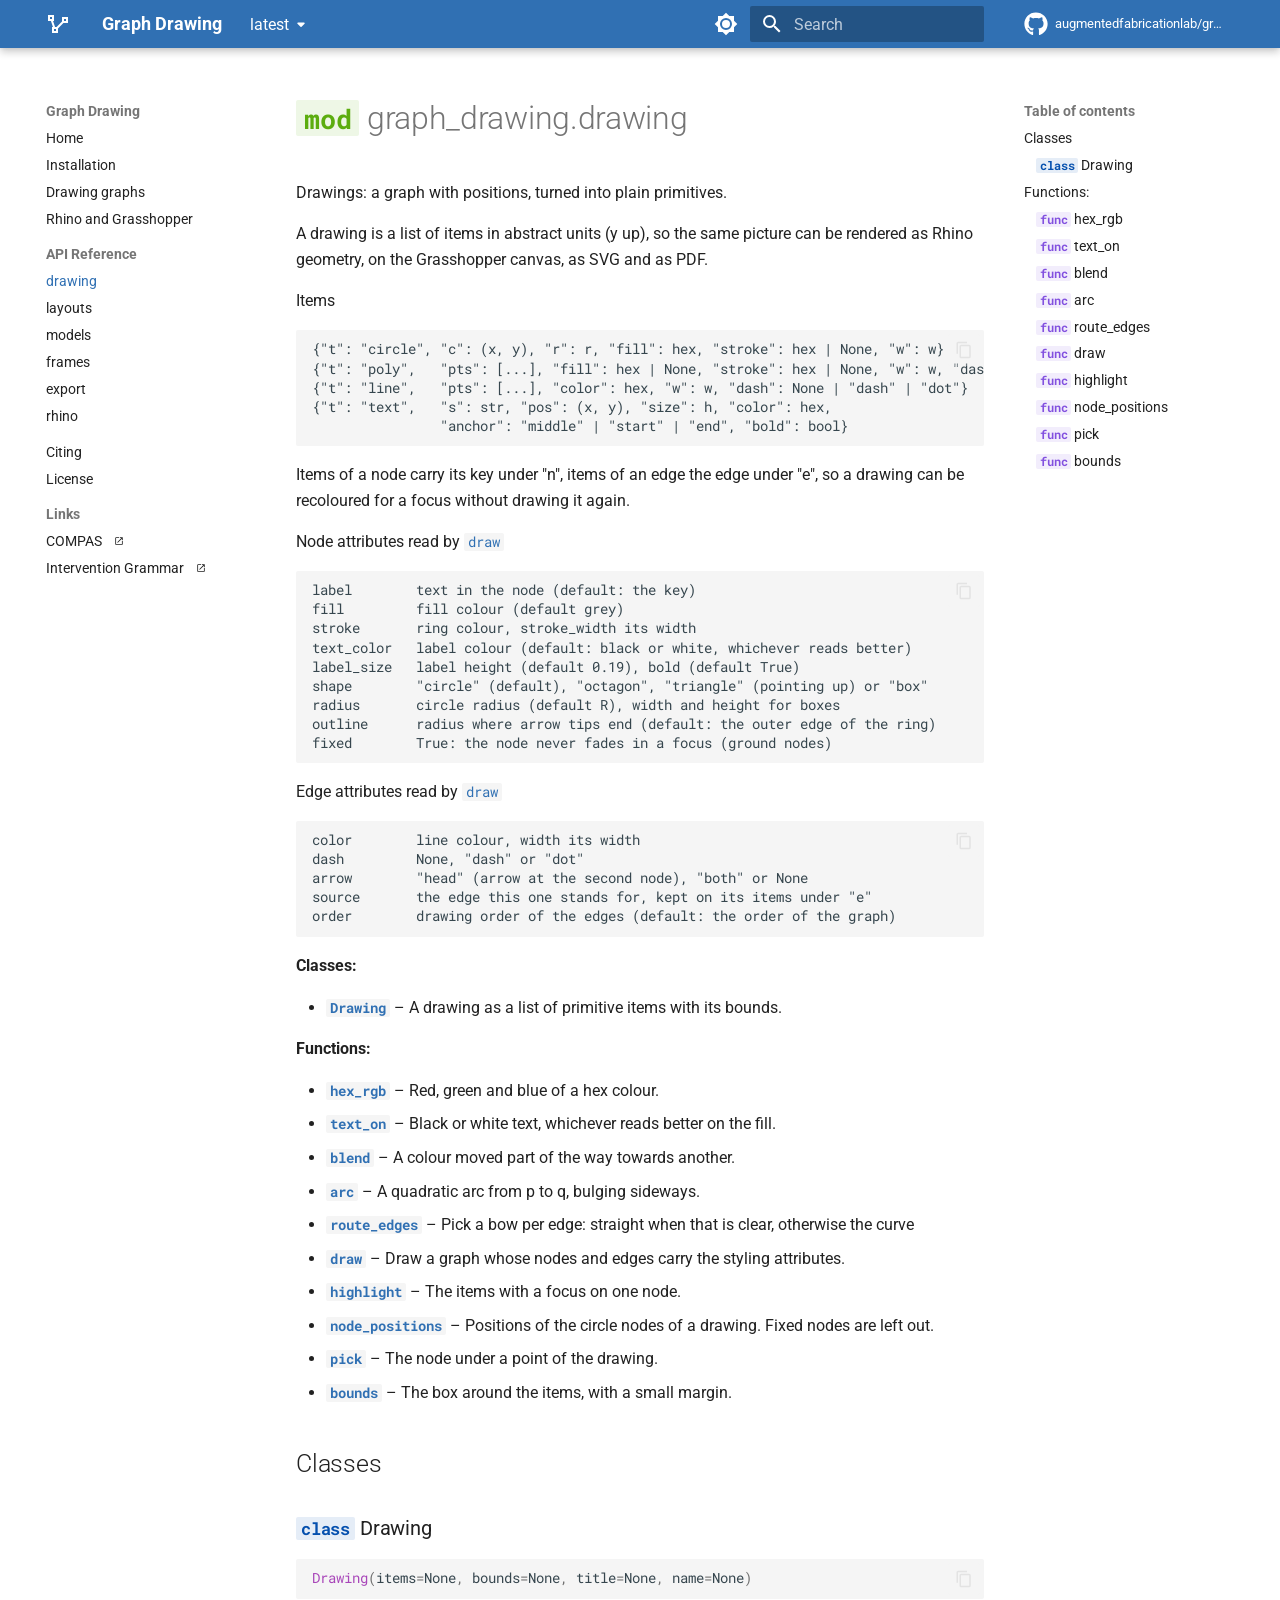
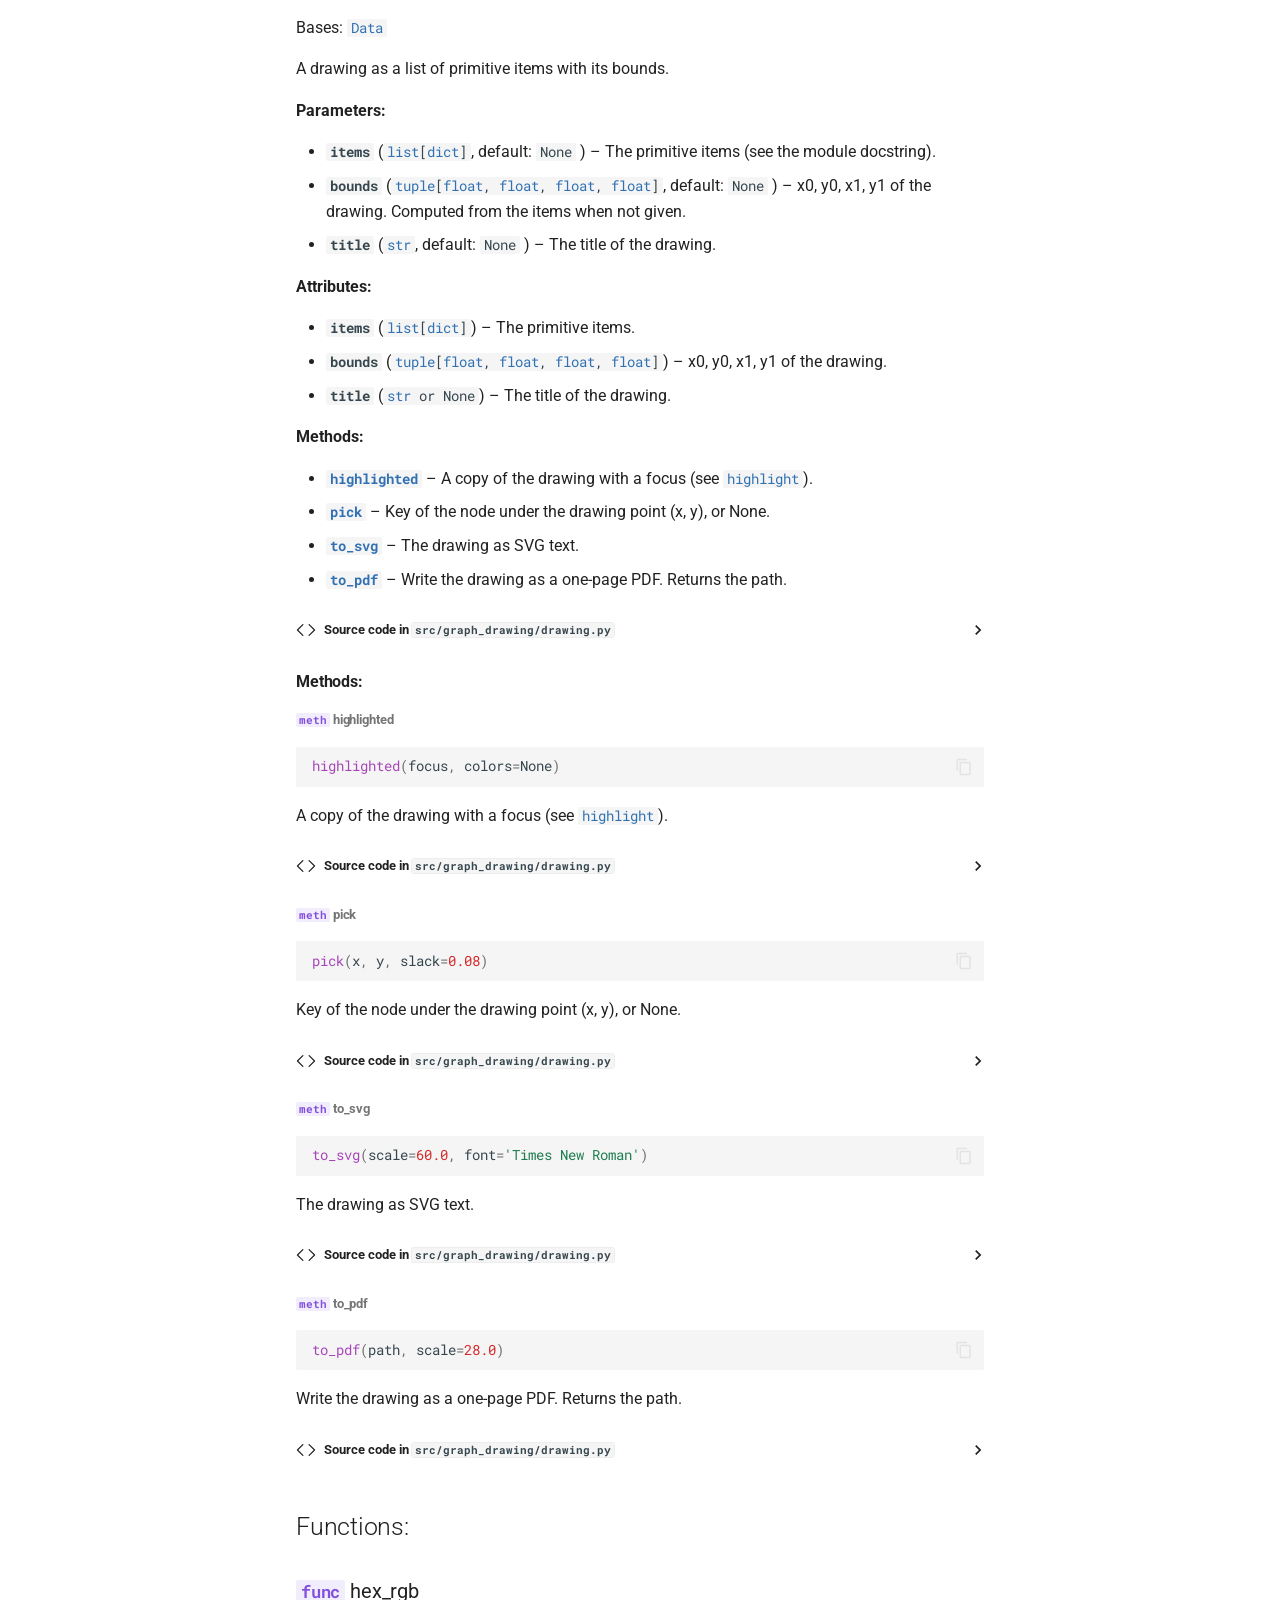
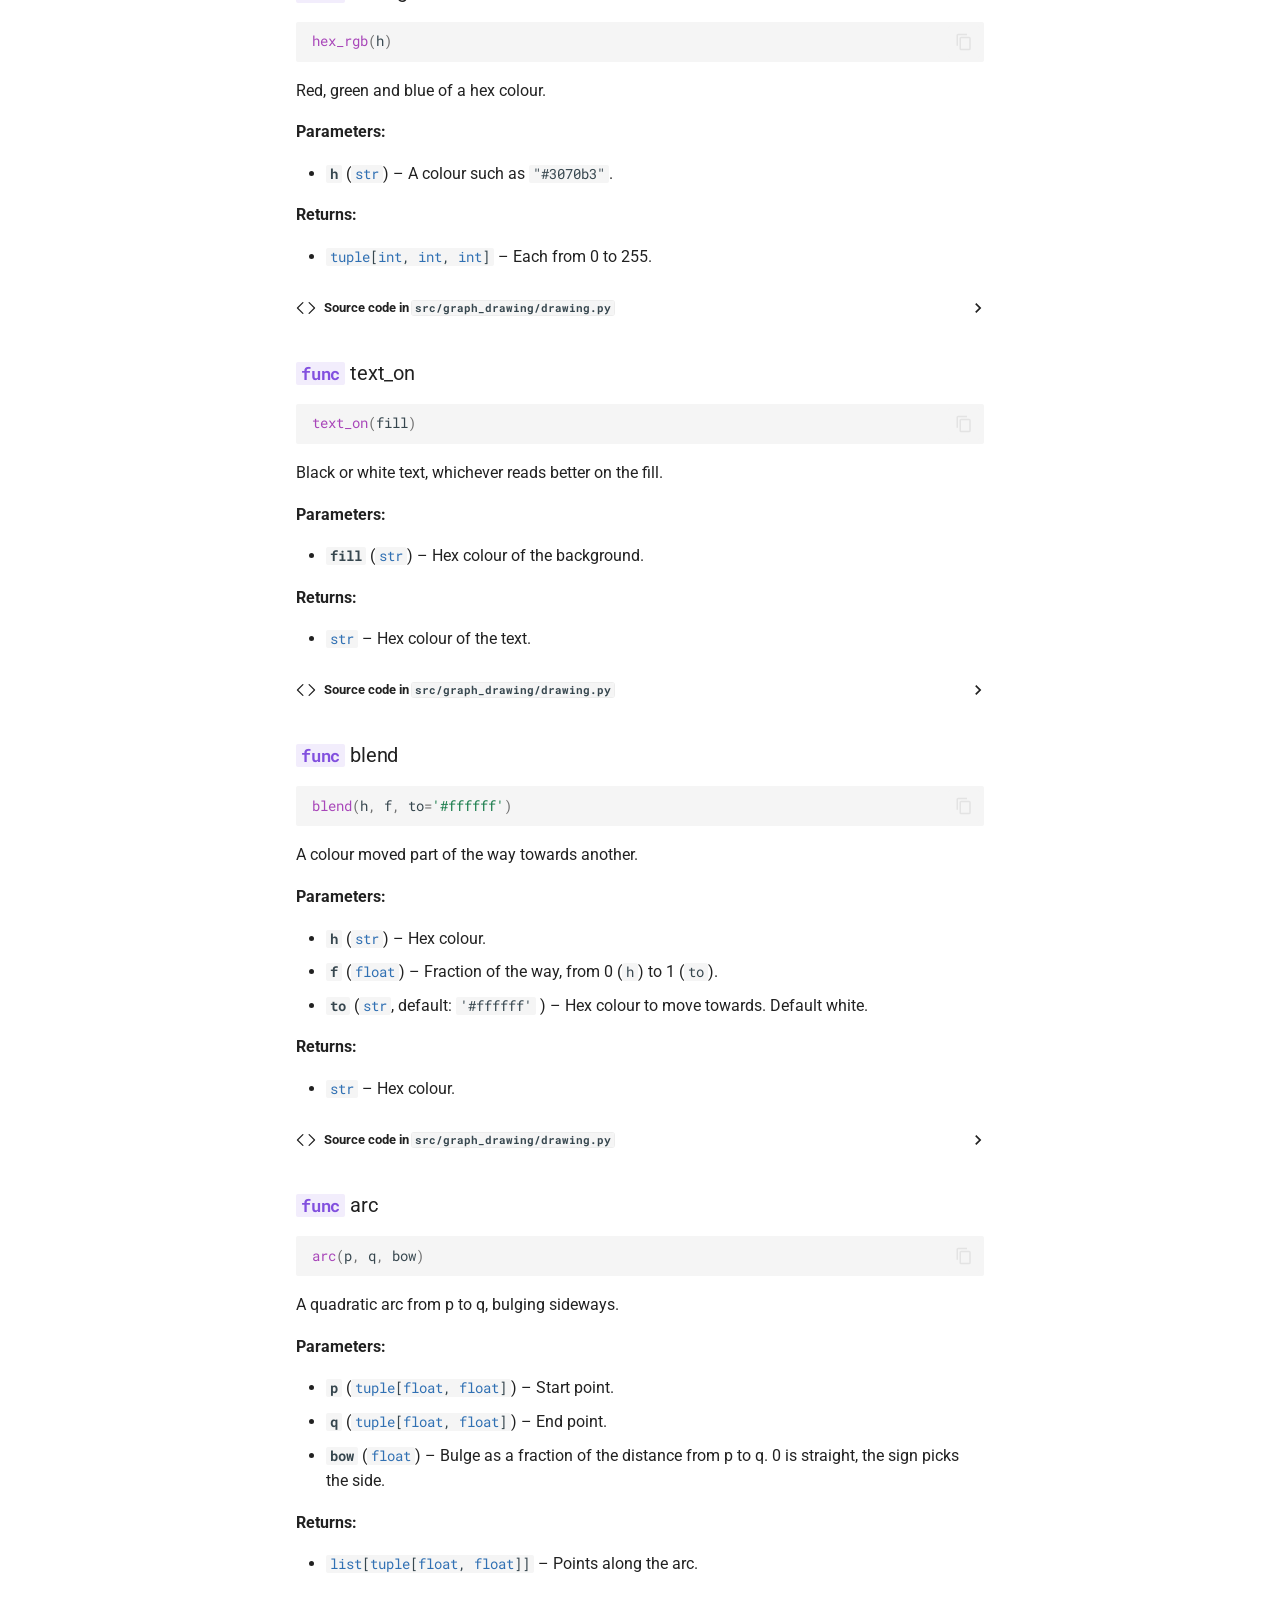
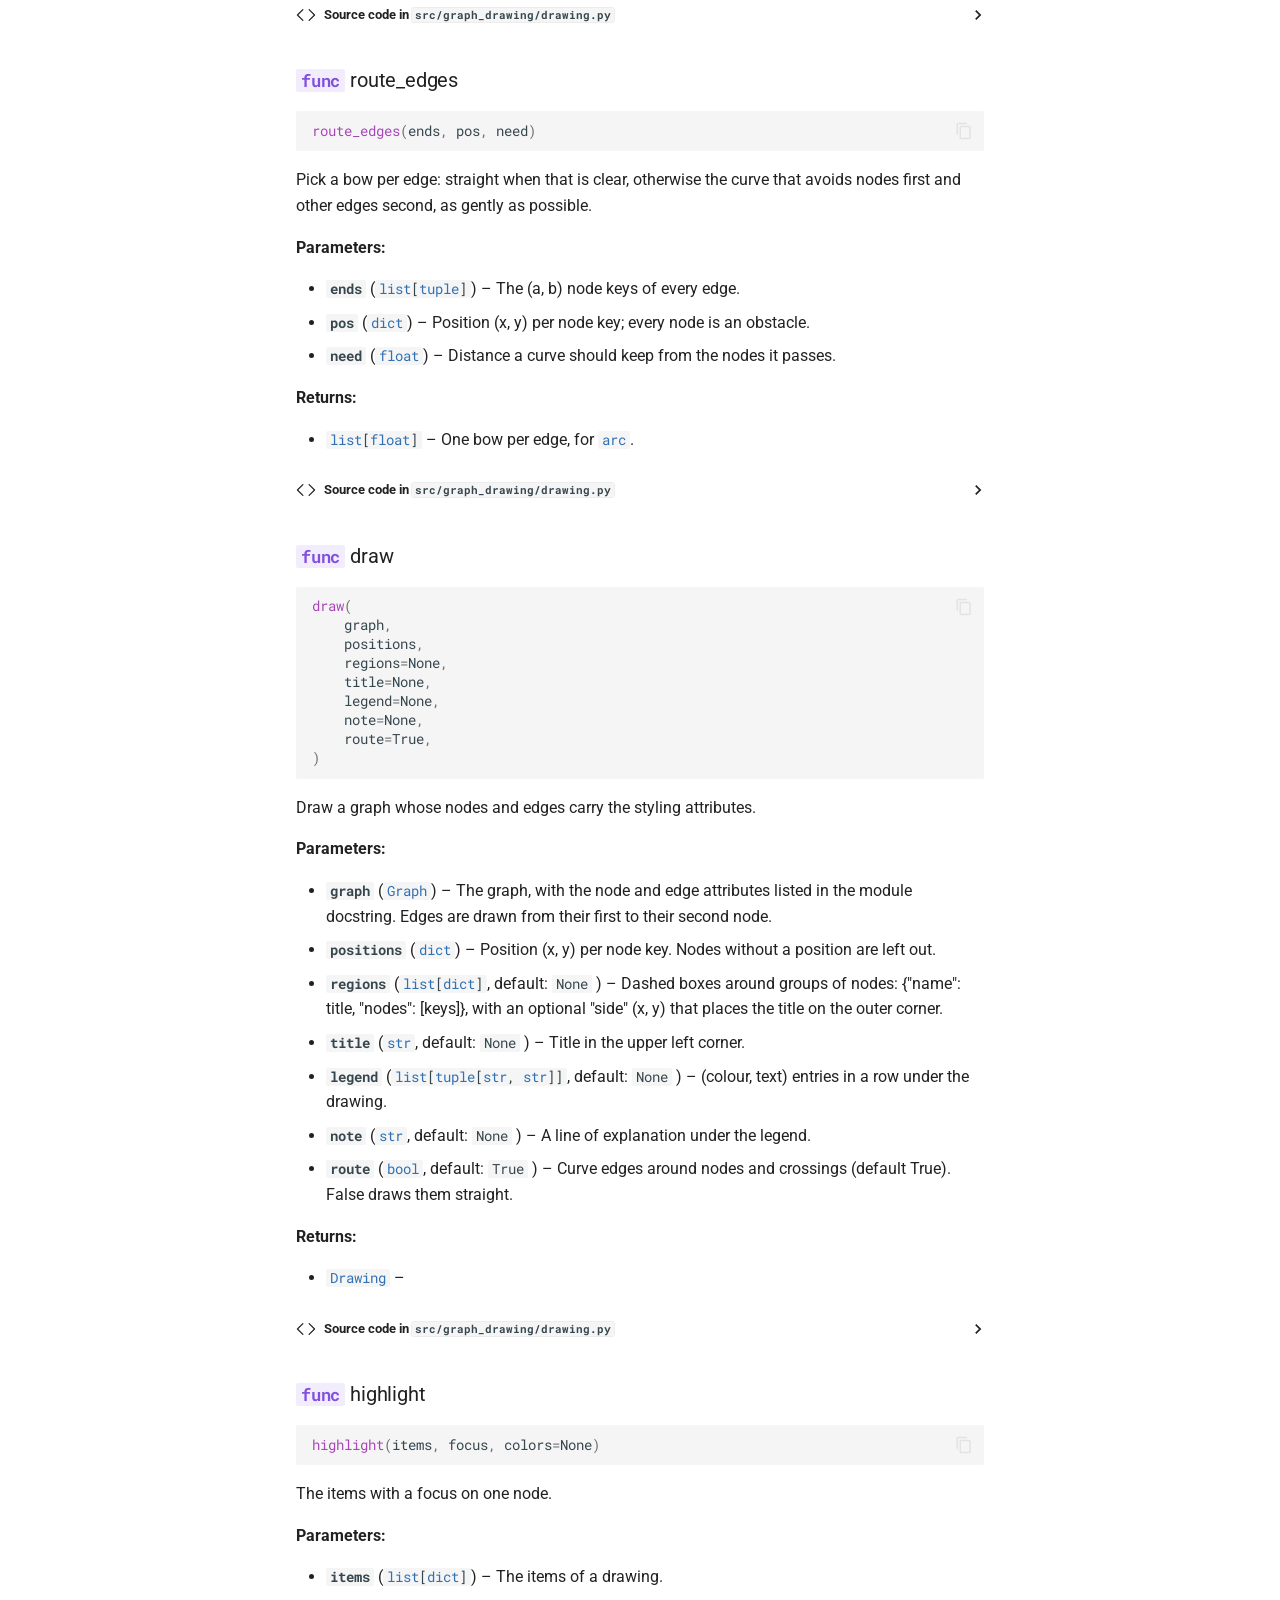
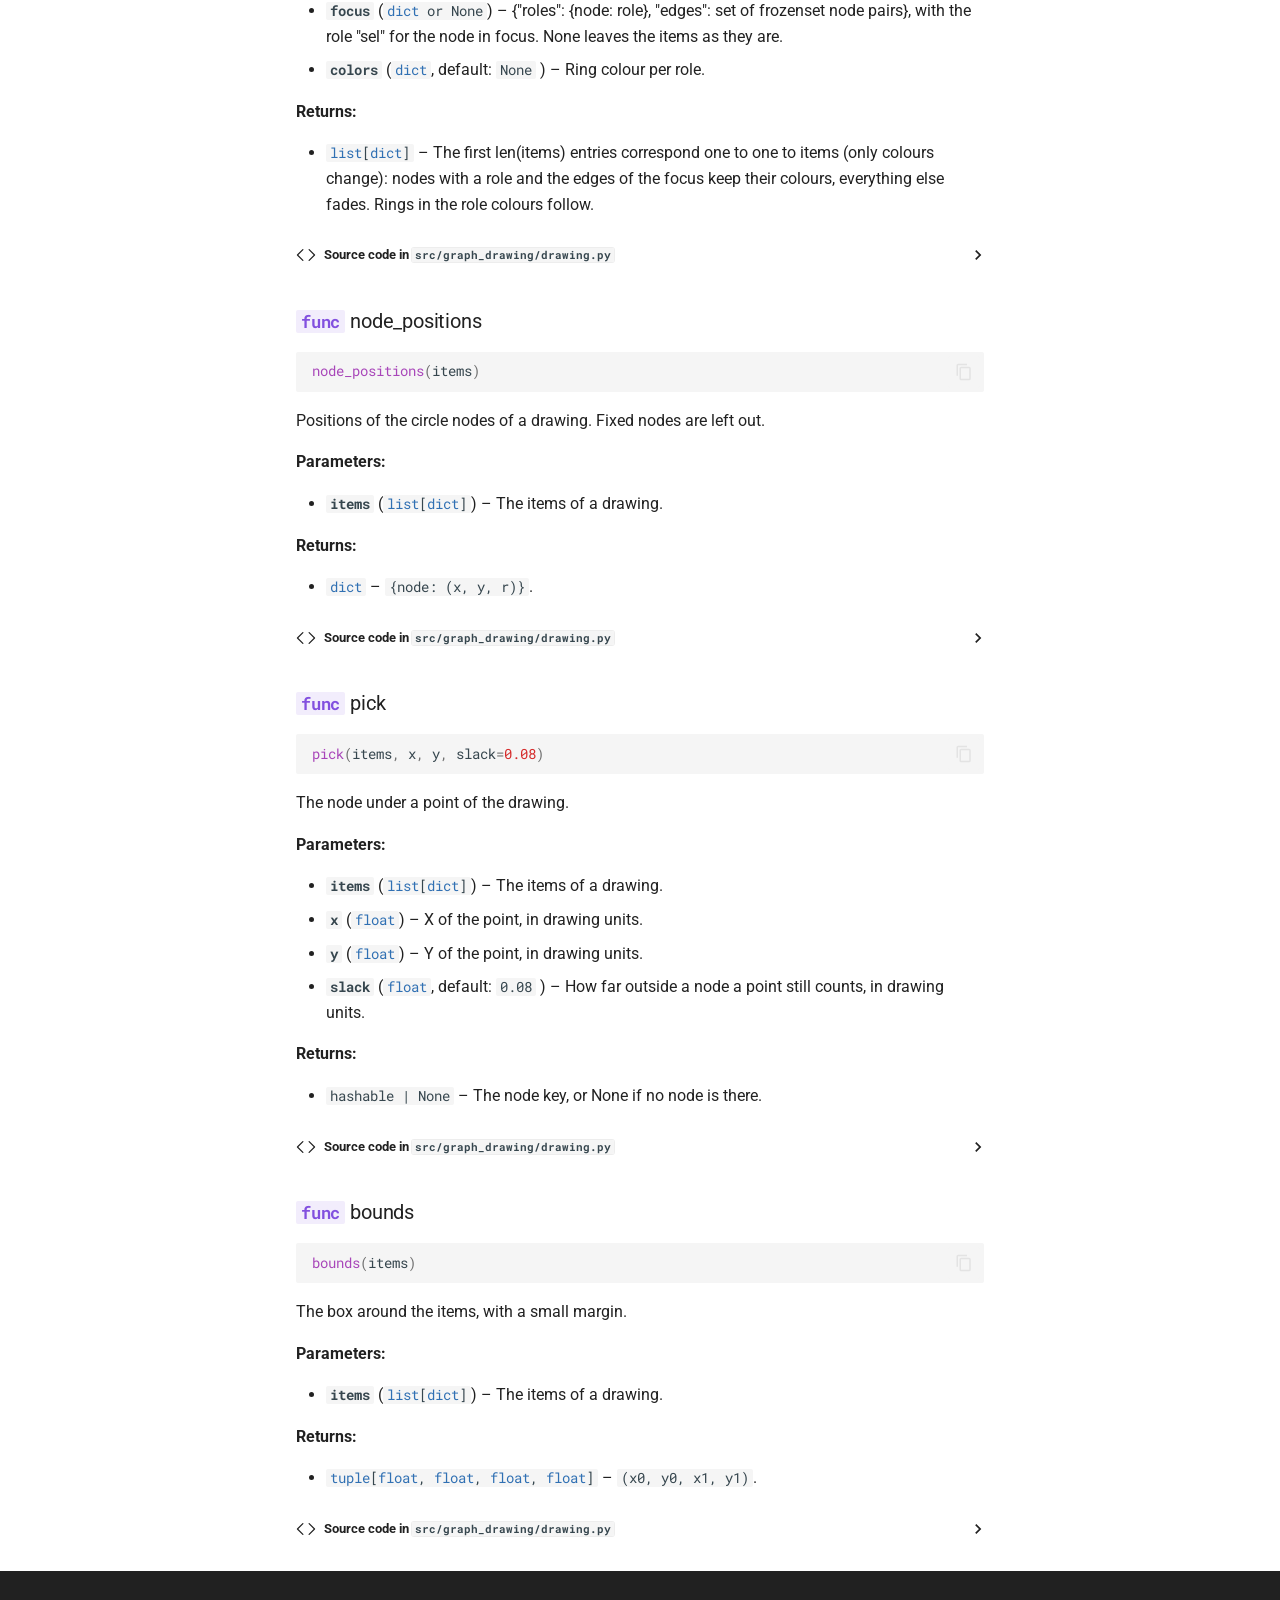
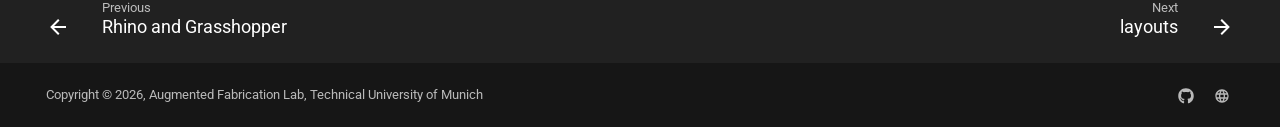
<file: latest/api/graph_drawing.drawing/index.html>
<!doctype html>
<html lang="en" class="no-js">
  <head>
    
      <meta charset="utf-8">
      <meta name="viewport" content="width=device-width,initial-scale=1">
      
        <meta name="description" content="Schematic drawings of graphs in Rhino, in Grasshopper, as SVG and as PDF.">
      
      
        <meta name="author" content="Tizian Rein">
      
      
        <link rel="canonical" href="https://augmentedfabricationlab.github.io/graph_drawing/latest/api/graph_drawing.drawing/">
      
      
        <link rel="prev" href="../../rhino/">
      
      
        <link rel="next" href="../graph_drawing.layouts/">
      
      
        
      
      
      <link rel="icon" href="../../_images/favicon.svg">
      <meta name="generator" content="mkdocs-1.6.1, mkdocs-material-9.7.7">
    
    
      
        <title>drawing - Graph Drawing</title>
      
    
    
      <link rel="stylesheet" href="../../assets/stylesheets/main.ec1eaa64.min.css">
      
        
        <link rel="stylesheet" href="../../assets/stylesheets/palette.ab4e12ef.min.css">
      
      


    
    
      
    
    
      
        
        
        <link rel="preconnect" href="https://fonts.gstatic.com" crossorigin>
        <link rel="stylesheet" href="https://fonts.googleapis.com/css?family=Roboto:300,300i,400,400i,700,700i%7CRoboto+Mono:400,400i,700,700i&display=fallback">
        <style>:root{--md-text-font:"Roboto";--md-code-font:"Roboto Mono"}</style>
      
    
    
      <link rel="stylesheet" href="../../assets/_mkdocstrings.css">
    
      <link rel="stylesheet" href="../../assets/stylesheets/custom.css">
    
    <script>__md_scope=new URL("../..",location),__md_hash=e=>[...e].reduce(((e,_)=>(e<<5)-e+_.charCodeAt(0)),0),__md_get=(e,_=localStorage,t=__md_scope)=>JSON.parse(_.getItem(t.pathname+"."+e)),__md_set=(e,_,t=localStorage,a=__md_scope)=>{try{t.setItem(a.pathname+"."+e,JSON.stringify(_))}catch(e){}}</script>
    
      

    
    
  </head>
  
  
    
    
      
    
    
    
    
    <body dir="ltr" data-md-color-scheme="default" data-md-color-primary="custom" data-md-color-accent="custom">
  
    
    <input class="md-toggle" data-md-toggle="drawer" type="checkbox" id="__drawer" autocomplete="off">
    <input class="md-toggle" data-md-toggle="search" type="checkbox" id="__search" autocomplete="off">
    <label class="md-overlay" for="__drawer"></label>
    <div data-md-component="skip">
      
        
        <a href="#graph_drawing.drawing" class="md-skip">
          Skip to content
        </a>
      
    </div>
    <div data-md-component="announce">
      
    </div>
    
      <div data-md-color-scheme="default" data-md-component="outdated" hidden>
        
      </div>
    
    
      

  

<header class="md-header md-header--shadow" data-md-component="header">
  <nav class="md-header__inner md-grid" aria-label="Header">
    <a href="https://augmentedfabricationlab.github.io/graph_drawing/" title="Graph Drawing" class="md-header__button md-logo" aria-label="Graph Drawing" data-md-component="logo">
      
  
  <svg xmlns="http://www.w3.org/2000/svg" viewBox="0 0 24 24"><path d="M2 3v6h2.95l2 6H6v6h6v-4.59L17.41 11H22V5h-6v4.57L10.59 15H9.06l-2-6H8V3M4 5h2v2H4m14 0h2v2h-2M8 17h2v2H8Z"/></svg>

    </a>
    <label class="md-header__button md-icon" for="__drawer">
      
      <svg xmlns="http://www.w3.org/2000/svg" viewBox="0 0 24 24"><path d="M3 6h18v2H3zm0 5h18v2H3zm0 5h18v2H3z"/></svg>
    </label>
    <div class="md-header__title" data-md-component="header-title">
      <div class="md-header__ellipsis">
        <div class="md-header__topic">
          <span class="md-ellipsis">
            Graph Drawing
          </span>
        </div>
        <div class="md-header__topic" data-md-component="header-topic">
          <span class="md-ellipsis">
            
              drawing
            
          </span>
        </div>
      </div>
    </div>
    
      
        <form class="md-header__option" data-md-component="palette">
  
    
    
    
    <input class="md-option" data-md-color-media="" data-md-color-scheme="default" data-md-color-primary="custom" data-md-color-accent="custom"  aria-label="Switch to dark mode"  type="radio" name="__palette" id="__palette_0">
    
      <label class="md-header__button md-icon" title="Switch to dark mode" for="__palette_1" hidden>
        <svg xmlns="http://www.w3.org/2000/svg" viewBox="0 0 24 24"><path d="M12 8a4 4 0 0 0-4 4 4 4 0 0 0 4 4 4 4 0 0 0 4-4 4 4 0 0 0-4-4m0 10a6 6 0 0 1-6-6 6 6 0 0 1 6-6 6 6 0 0 1 6 6 6 6 0 0 1-6 6m8-9.31V4h-4.69L12 .69 8.69 4H4v4.69L.69 12 4 15.31V20h4.69L12 23.31 15.31 20H20v-4.69L23.31 12z"/></svg>
      </label>
    
  
    
    
    
    <input class="md-option" data-md-color-media="" data-md-color-scheme="slate" data-md-color-primary="custom" data-md-color-accent="custom"  aria-label="Switch to light mode"  type="radio" name="__palette" id="__palette_1">
    
      <label class="md-header__button md-icon" title="Switch to light mode" for="__palette_0" hidden>
        <svg xmlns="http://www.w3.org/2000/svg" viewBox="0 0 24 24"><path d="M12 18c-.89 0-1.74-.2-2.5-.55C11.56 16.5 13 14.42 13 12s-1.44-4.5-3.5-5.45C10.26 6.2 11.11 6 12 6a6 6 0 0 1 6 6 6 6 0 0 1-6 6m8-9.31V4h-4.69L12 .69 8.69 4H4v4.69L.69 12 4 15.31V20h4.69L12 23.31 15.31 20H20v-4.69L23.31 12z"/></svg>
      </label>
    
  
</form>
      
    
    
      <script>var palette=__md_get("__palette");if(palette&&palette.color){if("(prefers-color-scheme)"===palette.color.media){var media=matchMedia("(prefers-color-scheme: light)"),input=document.querySelector(media.matches?"[data-md-color-media='(prefers-color-scheme: light)']":"[data-md-color-media='(prefers-color-scheme: dark)']");palette.color.media=input.getAttribute("data-md-color-media"),palette.color.scheme=input.getAttribute("data-md-color-scheme"),palette.color.primary=input.getAttribute("data-md-color-primary"),palette.color.accent=input.getAttribute("data-md-color-accent")}for(var[key,value]of Object.entries(palette.color))document.body.setAttribute("data-md-color-"+key,value)}</script>
    
    
    
      
      
        <label class="md-header__button md-icon" for="__search">
          
          <svg xmlns="http://www.w3.org/2000/svg" viewBox="0 0 24 24"><path d="M9.5 3A6.5 6.5 0 0 1 16 9.5c0 1.61-.59 3.09-1.56 4.23l.27.27h.79l5 5-1.5 1.5-5-5v-.79l-.27-.27A6.52 6.52 0 0 1 9.5 16 6.5 6.5 0 0 1 3 9.5 6.5 6.5 0 0 1 9.5 3m0 2C7 5 5 7 5 9.5S7 14 9.5 14 14 12 14 9.5 12 5 9.5 5"/></svg>
        </label>
        <div class="md-search" data-md-component="search" role="dialog">
  <label class="md-search__overlay" for="__search"></label>
  <div class="md-search__inner" role="search">
    <form class="md-search__form" name="search">
      <input type="text" class="md-search__input" name="query" aria-label="Search" placeholder="Search" autocapitalize="off" autocorrect="off" autocomplete="off" spellcheck="false" data-md-component="search-query" required>
      <label class="md-search__icon md-icon" for="__search">
        
        <svg xmlns="http://www.w3.org/2000/svg" viewBox="0 0 24 24"><path d="M9.5 3A6.5 6.5 0 0 1 16 9.5c0 1.61-.59 3.09-1.56 4.23l.27.27h.79l5 5-1.5 1.5-5-5v-.79l-.27-.27A6.52 6.52 0 0 1 9.5 16 6.5 6.5 0 0 1 3 9.5 6.5 6.5 0 0 1 9.5 3m0 2C7 5 5 7 5 9.5S7 14 9.5 14 14 12 14 9.5 12 5 9.5 5"/></svg>
        
        <svg xmlns="http://www.w3.org/2000/svg" viewBox="0 0 24 24"><path d="M20 11v2H8l5.5 5.5-1.42 1.42L4.16 12l7.92-7.92L13.5 5.5 8 11z"/></svg>
      </label>
      <nav class="md-search__options" aria-label="Search">
        
        <button type="reset" class="md-search__icon md-icon" title="Clear" aria-label="Clear" tabindex="-1">
          
          <svg xmlns="http://www.w3.org/2000/svg" viewBox="0 0 24 24"><path d="M19 6.41 17.59 5 12 10.59 6.41 5 5 6.41 10.59 12 5 17.59 6.41 19 12 13.41 17.59 19 19 17.59 13.41 12z"/></svg>
        </button>
      </nav>
      
        <div class="md-search__suggest" data-md-component="search-suggest"></div>
      
    </form>
    <div class="md-search__output">
      <div class="md-search__scrollwrap" tabindex="0" data-md-scrollfix>
        <div class="md-search-result" data-md-component="search-result">
          <div class="md-search-result__meta">
            Initializing search
          </div>
          <ol class="md-search-result__list" role="presentation"></ol>
        </div>
      </div>
    </div>
  </div>
</div>
      
    
    
      <div class="md-header__source">
        <a href="https://github.com/augmentedfabricationlab/graph_drawing/" title="Go to repository" class="md-source" data-md-component="source">
  <div class="md-source__icon md-icon">
    
    <svg xmlns="http://www.w3.org/2000/svg" viewBox="0 0 512 512"><!--! Font Awesome Free 7.1.0 by @fontawesome - https://fontawesome.com License - https://fontawesome.com/license/free (Icons: CC BY 4.0, Fonts: SIL OFL 1.1, Code: MIT License) Copyright 2025 Fonticons, Inc.--><path d="M173.9 397.4c0 2-2.3 3.6-5.2 3.6-3.3.3-5.6-1.3-5.6-3.6 0-2 2.3-3.6 5.2-3.6 3-.3 5.6 1.3 5.6 3.6m-31.1-4.5c-.7 2 1.3 4.3 4.3 4.9 2.6 1 5.6 0 6.2-2s-1.3-4.3-4.3-5.2c-2.6-.7-5.5.3-6.2 2.3m44.2-1.7c-2.9.7-4.9 2.6-4.6 4.9.3 2 2.9 3.3 5.9 2.6 2.9-.7 4.9-2.6 4.6-4.6-.3-1.9-3-3.2-5.9-2.9M252.8 8C114.1 8 8 113.3 8 252c0 110.9 69.8 205.8 169.5 239.2 12.8 2.3 17.3-5.6 17.3-12.1 0-6.2-.3-40.4-.3-61.4 0 0-70 15-84.7-29.8 0 0-11.4-29.1-27.8-36.6 0 0-22.9-15.7 1.6-15.4 0 0 24.9 2 38.6 25.8 21.9 38.6 58.6 27.5 72.9 20.9 2.3-16 8.8-27.1 16-33.7-55.9-6.2-112.3-14.3-112.3-110.5 0-27.5 7.6-41.3 23.6-58.9-2.6-6.5-11.1-33.3 2.6-67.9 20.9-6.5 69 27 69 27 20-5.6 41.5-8.5 62.8-8.5s42.8 2.9 62.8 8.5c0 0 48.1-33.6 69-27 13.7 34.7 5.2 61.4 2.6 67.9 16 17.7 25.8 31.5 25.8 58.9 0 96.5-58.9 104.2-114.8 110.5 9.2 7.9 17 22.9 17 46.4 0 33.7-.3 75.4-.3 83.6 0 6.5 4.6 14.4 17.3 12.1C436.2 457.8 504 362.9 504 252 504 113.3 391.5 8 252.8 8M105.2 352.9c-1.3 1-1 3.3.7 5.2 1.6 1.6 3.9 2.3 5.2 1 1.3-1 1-3.3-.7-5.2-1.6-1.6-3.9-2.3-5.2-1m-10.8-8.1c-.7 1.3.3 2.9 2.3 3.9 1.6 1 3.6.7 4.3-.7.7-1.3-.3-2.9-2.3-3.9-2-.6-3.6-.3-4.3.7m32.4 35.6c-1.6 1.3-1 4.3 1.3 6.2 2.3 2.3 5.2 2.6 6.5 1 1.3-1.3.7-4.3-1.3-6.2-2.2-2.3-5.2-2.6-6.5-1m-11.4-14.7c-1.6 1-1.6 3.6 0 5.9s4.3 3.3 5.6 2.3c1.6-1.3 1.6-3.9 0-6.2-1.4-2.3-4-3.3-5.6-2"/></svg>
  </div>
  <div class="md-source__repository">
    augmentedfabricationlab/graph_drawing
  </div>
</a>
      </div>
    
  </nav>
  
</header>
    
    <div class="md-container" data-md-component="container">
      
      
        
          
        
      
      <main class="md-main" data-md-component="main">
        <div class="md-main__inner md-grid">
          
            
              
              <div class="md-sidebar md-sidebar--primary" data-md-component="sidebar" data-md-type="navigation" >
                <div class="md-sidebar__scrollwrap">
                  <div class="md-sidebar__inner">
                    



<nav class="md-nav md-nav--primary" aria-label="Navigation" data-md-level="0">
  <label class="md-nav__title" for="__drawer">
    <a href="https://augmentedfabricationlab.github.io/graph_drawing/" title="Graph Drawing" class="md-nav__button md-logo" aria-label="Graph Drawing" data-md-component="logo">
      
  
  <svg xmlns="http://www.w3.org/2000/svg" viewBox="0 0 24 24"><path d="M2 3v6h2.95l2 6H6v6h6v-4.59L17.41 11H22V5h-6v4.57L10.59 15H9.06l-2-6H8V3M4 5h2v2H4m14 0h2v2h-2M8 17h2v2H8Z"/></svg>

    </a>
    Graph Drawing
  </label>
  
    <div class="md-nav__source">
      <a href="https://github.com/augmentedfabricationlab/graph_drawing/" title="Go to repository" class="md-source" data-md-component="source">
  <div class="md-source__icon md-icon">
    
    <svg xmlns="http://www.w3.org/2000/svg" viewBox="0 0 512 512"><!--! Font Awesome Free 7.1.0 by @fontawesome - https://fontawesome.com License - https://fontawesome.com/license/free (Icons: CC BY 4.0, Fonts: SIL OFL 1.1, Code: MIT License) Copyright 2025 Fonticons, Inc.--><path d="M173.9 397.4c0 2-2.3 3.6-5.2 3.6-3.3.3-5.6-1.3-5.6-3.6 0-2 2.3-3.6 5.2-3.6 3-.3 5.6 1.3 5.6 3.6m-31.1-4.5c-.7 2 1.3 4.3 4.3 4.9 2.6 1 5.6 0 6.2-2s-1.3-4.3-4.3-5.2c-2.6-.7-5.5.3-6.2 2.3m44.2-1.7c-2.9.7-4.9 2.6-4.6 4.9.3 2 2.9 3.3 5.9 2.6 2.9-.7 4.9-2.6 4.6-4.6-.3-1.9-3-3.2-5.9-2.9M252.8 8C114.1 8 8 113.3 8 252c0 110.9 69.8 205.8 169.5 239.2 12.8 2.3 17.3-5.6 17.3-12.1 0-6.2-.3-40.4-.3-61.4 0 0-70 15-84.7-29.8 0 0-11.4-29.1-27.8-36.6 0 0-22.9-15.7 1.6-15.4 0 0 24.9 2 38.6 25.8 21.9 38.6 58.6 27.5 72.9 20.9 2.3-16 8.8-27.1 16-33.7-55.9-6.2-112.3-14.3-112.3-110.5 0-27.5 7.6-41.3 23.6-58.9-2.6-6.5-11.1-33.3 2.6-67.9 20.9-6.5 69 27 69 27 20-5.6 41.5-8.5 62.8-8.5s42.8 2.9 62.8 8.5c0 0 48.1-33.6 69-27 13.7 34.7 5.2 61.4 2.6 67.9 16 17.7 25.8 31.5 25.8 58.9 0 96.5-58.9 104.2-114.8 110.5 9.2 7.9 17 22.9 17 46.4 0 33.7-.3 75.4-.3 83.6 0 6.5 4.6 14.4 17.3 12.1C436.2 457.8 504 362.9 504 252 504 113.3 391.5 8 252.8 8M105.2 352.9c-1.3 1-1 3.3.7 5.2 1.6 1.6 3.9 2.3 5.2 1 1.3-1 1-3.3-.7-5.2-1.6-1.6-3.9-2.3-5.2-1m-10.8-8.1c-.7 1.3.3 2.9 2.3 3.9 1.6 1 3.6.7 4.3-.7.7-1.3-.3-2.9-2.3-3.9-2-.6-3.6-.3-4.3.7m32.4 35.6c-1.6 1.3-1 4.3 1.3 6.2 2.3 2.3 5.2 2.6 6.5 1 1.3-1.3.7-4.3-1.3-6.2-2.2-2.3-5.2-2.6-6.5-1m-11.4-14.7c-1.6 1-1.6 3.6 0 5.9s4.3 3.3 5.6 2.3c1.6-1.3 1.6-3.9 0-6.2-1.4-2.3-4-3.3-5.6-2"/></svg>
  </div>
  <div class="md-source__repository">
    augmentedfabricationlab/graph_drawing
  </div>
</a>
    </div>
  
  <ul class="md-nav__list" data-md-scrollfix>
    
      
      
  
  
  
  
    <li class="md-nav__item">
      <a href="../.." class="md-nav__link">
        
  
  
  <span class="md-ellipsis">
    
  
    Home
  

    
  </span>
  
  

      </a>
    </li>
  

    
      
      
  
  
  
  
    <li class="md-nav__item">
      <a href="../../installation/" class="md-nav__link">
        
  
  
  <span class="md-ellipsis">
    
  
    Installation
  

    
  </span>
  
  

      </a>
    </li>
  

    
      
      
  
  
  
  
    <li class="md-nav__item">
      <a href="../../usage/" class="md-nav__link">
        
  
  
  <span class="md-ellipsis">
    
  
    Drawing graphs
  

    
  </span>
  
  

      </a>
    </li>
  

    
      
      
  
  
  
  
    <li class="md-nav__item">
      <a href="../../rhino/" class="md-nav__link">
        
  
  
  <span class="md-ellipsis">
    
  
    Rhino and Grasshopper
  

    
  </span>
  
  

      </a>
    </li>
  

    
      
      
  
  
    
  
  
  
    
    
      
        
      
        
      
        
      
        
      
        
      
        
      
    
    
    
      
        
        
      
    
    
    <li class="md-nav__item md-nav__item--active md-nav__item--section md-nav__item--nested">
      
        
        
        <input class="md-nav__toggle md-toggle " type="checkbox" id="__nav_5" checked>
        
          
          <label class="md-nav__link" for="__nav_5" id="__nav_5_label" tabindex="">
            
  
  
  <span class="md-ellipsis">
    
  
    API Reference
  

    
  </span>
  
  

            <span class="md-nav__icon md-icon"></span>
          </label>
        
        <nav class="md-nav" data-md-level="1" aria-labelledby="__nav_5_label" aria-expanded="true">
          <label class="md-nav__title" for="__nav_5">
            <span class="md-nav__icon md-icon"></span>
            
  
    API Reference
  

          </label>
          <ul class="md-nav__list" data-md-scrollfix>
            
              
                
  
  
    
  
  
  
    <li class="md-nav__item md-nav__item--active">
      
      <input class="md-nav__toggle md-toggle" type="checkbox" id="__toc">
      
      
        
      
      
        <label class="md-nav__link md-nav__link--active" for="__toc">
          
  
  
  <span class="md-ellipsis">
    
  
    drawing
  

    
  </span>
  
  

          <span class="md-nav__icon md-icon"></span>
        </label>
      
      <a href="./" class="md-nav__link md-nav__link--active">
        
  
  
  <span class="md-ellipsis">
    
  
    drawing
  

    
  </span>
  
  

      </a>
      
        

<nav class="md-nav md-nav--secondary" aria-label="Table of contents">
  
  
  
    
  
  
    <label class="md-nav__title" for="__toc">
      <span class="md-nav__icon md-icon"></span>
      Table of contents
    </label>
    <ul class="md-nav__list" data-md-component="toc" data-md-scrollfix>
      
        <li class="md-nav__item">
  <a href="#graph_drawing.drawing-classes" class="md-nav__link">
    <span class="md-ellipsis">
      
        Classes
      
    </span>
  </a>
  
    <nav class="md-nav" aria-label="Classes">
      <ul class="md-nav__list">
        
          <li class="md-nav__item">
  <a href="#graph_drawing.drawing.Drawing" class="md-nav__link">
    <span class="md-ellipsis">
      
        <code class="doc-symbol doc-symbol-toc doc-symbol-class"></code>&nbsp;Drawing
      
    </span>
  </a>
  
</li>
        
      </ul>
    </nav>
  
</li>
      
        <li class="md-nav__item">
  <a href="#graph_drawing.drawing-functions" class="md-nav__link">
    <span class="md-ellipsis">
      
        Functions:
      
    </span>
  </a>
  
    <nav class="md-nav" aria-label="Functions:">
      <ul class="md-nav__list">
        
          <li class="md-nav__item">
  <a href="#graph_drawing.drawing.hex_rgb" class="md-nav__link">
    <span class="md-ellipsis">
      
        <code class="doc-symbol doc-symbol-toc doc-symbol-function"></code>&nbsp;hex_rgb
      
    </span>
  </a>
  
</li>
        
          <li class="md-nav__item">
  <a href="#graph_drawing.drawing.text_on" class="md-nav__link">
    <span class="md-ellipsis">
      
        <code class="doc-symbol doc-symbol-toc doc-symbol-function"></code>&nbsp;text_on
      
    </span>
  </a>
  
</li>
        
          <li class="md-nav__item">
  <a href="#graph_drawing.drawing.blend" class="md-nav__link">
    <span class="md-ellipsis">
      
        <code class="doc-symbol doc-symbol-toc doc-symbol-function"></code>&nbsp;blend
      
    </span>
  </a>
  
</li>
        
          <li class="md-nav__item">
  <a href="#graph_drawing.drawing.arc" class="md-nav__link">
    <span class="md-ellipsis">
      
        <code class="doc-symbol doc-symbol-toc doc-symbol-function"></code>&nbsp;arc
      
    </span>
  </a>
  
</li>
        
          <li class="md-nav__item">
  <a href="#graph_drawing.drawing.route_edges" class="md-nav__link">
    <span class="md-ellipsis">
      
        <code class="doc-symbol doc-symbol-toc doc-symbol-function"></code>&nbsp;route_edges
      
    </span>
  </a>
  
</li>
        
          <li class="md-nav__item">
  <a href="#graph_drawing.drawing.draw" class="md-nav__link">
    <span class="md-ellipsis">
      
        <code class="doc-symbol doc-symbol-toc doc-symbol-function"></code>&nbsp;draw
      
    </span>
  </a>
  
</li>
        
          <li class="md-nav__item">
  <a href="#graph_drawing.drawing.highlight" class="md-nav__link">
    <span class="md-ellipsis">
      
        <code class="doc-symbol doc-symbol-toc doc-symbol-function"></code>&nbsp;highlight
      
    </span>
  </a>
  
</li>
        
          <li class="md-nav__item">
  <a href="#graph_drawing.drawing.node_positions" class="md-nav__link">
    <span class="md-ellipsis">
      
        <code class="doc-symbol doc-symbol-toc doc-symbol-function"></code>&nbsp;node_positions
      
    </span>
  </a>
  
</li>
        
          <li class="md-nav__item">
  <a href="#graph_drawing.drawing.pick" class="md-nav__link">
    <span class="md-ellipsis">
      
        <code class="doc-symbol doc-symbol-toc doc-symbol-function"></code>&nbsp;pick
      
    </span>
  </a>
  
</li>
        
          <li class="md-nav__item">
  <a href="#graph_drawing.drawing.bounds" class="md-nav__link">
    <span class="md-ellipsis">
      
        <code class="doc-symbol doc-symbol-toc doc-symbol-function"></code>&nbsp;bounds
      
    </span>
  </a>
  
</li>
        
      </ul>
    </nav>
  
</li>
      
    </ul>
  
</nav>
      
    </li>
  

              
            
              
                
  
  
  
  
    <li class="md-nav__item">
      <a href="../graph_drawing.layouts/" class="md-nav__link">
        
  
  
  <span class="md-ellipsis">
    
  
    layouts
  

    
  </span>
  
  

      </a>
    </li>
  

              
            
              
                
  
  
  
  
    <li class="md-nav__item">
      <a href="../graph_drawing.models/" class="md-nav__link">
        
  
  
  <span class="md-ellipsis">
    
  
    models
  

    
  </span>
  
  

      </a>
    </li>
  

              
            
              
                
  
  
  
  
    <li class="md-nav__item">
      <a href="../graph_drawing.frames/" class="md-nav__link">
        
  
  
  <span class="md-ellipsis">
    
  
    frames
  

    
  </span>
  
  

      </a>
    </li>
  

              
            
              
                
  
  
  
  
    <li class="md-nav__item">
      <a href="../graph_drawing.export/" class="md-nav__link">
        
  
  
  <span class="md-ellipsis">
    
  
    export
  

    
  </span>
  
  

      </a>
    </li>
  

              
            
              
                
  
  
  
  
    <li class="md-nav__item">
      <a href="../graph_drawing.rhino/" class="md-nav__link">
        
  
  
  <span class="md-ellipsis">
    
  
    rhino
  

    
  </span>
  
  

      </a>
    </li>
  

              
            
          </ul>
        </nav>
      
    </li>
  

    
      
      
  
  
  
  
    <li class="md-nav__item">
      <a href="../../citing/" class="md-nav__link">
        
  
  
  <span class="md-ellipsis">
    
  
    Citing
  

    
  </span>
  
  

      </a>
    </li>
  

    
      
      
  
  
  
  
    <li class="md-nav__item">
      <a href="../../license/" class="md-nav__link">
        
  
  
  <span class="md-ellipsis">
    
  
    License
  

    
  </span>
  
  

      </a>
    </li>
  

    
      
      
  
  
  
  
    
    
      
        
      
        
      
    
    
    
      
        
        
      
    
    
    <li class="md-nav__item md-nav__item--section md-nav__item--nested">
      
        
        
        <input class="md-nav__toggle md-toggle " type="checkbox" id="__nav_8" >
        
          
          <label class="md-nav__link" for="__nav_8" id="__nav_8_label" tabindex="">
            
  
  
  <span class="md-ellipsis">
    
  
    Links
  

    
  </span>
  
  

            <span class="md-nav__icon md-icon"></span>
          </label>
        
        <nav class="md-nav" data-md-level="1" aria-labelledby="__nav_8_label" aria-expanded="false">
          <label class="md-nav__title" for="__nav_8">
            <span class="md-nav__icon md-icon"></span>
            
  
    Links
  

          </label>
          <ul class="md-nav__list" data-md-scrollfix>
            
              
                
  
  
  
  
    <li class="md-nav__item">
      <a href="https://compas.dev/" class="md-nav__link">
        
  
  
  <span class="md-ellipsis">
    
  
    COMPAS
  

    
  </span>
  
  

      </a>
    </li>
  

              
            
              
                
  
  
  
  
    <li class="md-nav__item">
      <a href="https://augmentedfabricationlab.github.io/intervention_grammar/" class="md-nav__link">
        
  
  
  <span class="md-ellipsis">
    
  
    Intervention Grammar
  

    
  </span>
  
  

      </a>
    </li>
  

              
            
          </ul>
        </nav>
      
    </li>
  

    
  </ul>
</nav>
                  </div>
                </div>
              </div>
            
            
              
              <div class="md-sidebar md-sidebar--secondary" data-md-component="sidebar" data-md-type="toc" >
                <div class="md-sidebar__scrollwrap">
                  <div class="md-sidebar__inner">
                    

<nav class="md-nav md-nav--secondary" aria-label="Table of contents">
  
  
  
    
  
  
    <label class="md-nav__title" for="__toc">
      <span class="md-nav__icon md-icon"></span>
      Table of contents
    </label>
    <ul class="md-nav__list" data-md-component="toc" data-md-scrollfix>
      
        <li class="md-nav__item">
  <a href="#graph_drawing.drawing-classes" class="md-nav__link">
    <span class="md-ellipsis">
      
        Classes
      
    </span>
  </a>
  
    <nav class="md-nav" aria-label="Classes">
      <ul class="md-nav__list">
        
          <li class="md-nav__item">
  <a href="#graph_drawing.drawing.Drawing" class="md-nav__link">
    <span class="md-ellipsis">
      
        <code class="doc-symbol doc-symbol-toc doc-symbol-class"></code>&nbsp;Drawing
      
    </span>
  </a>
  
</li>
        
      </ul>
    </nav>
  
</li>
      
        <li class="md-nav__item">
  <a href="#graph_drawing.drawing-functions" class="md-nav__link">
    <span class="md-ellipsis">
      
        Functions:
      
    </span>
  </a>
  
    <nav class="md-nav" aria-label="Functions:">
      <ul class="md-nav__list">
        
          <li class="md-nav__item">
  <a href="#graph_drawing.drawing.hex_rgb" class="md-nav__link">
    <span class="md-ellipsis">
      
        <code class="doc-symbol doc-symbol-toc doc-symbol-function"></code>&nbsp;hex_rgb
      
    </span>
  </a>
  
</li>
        
          <li class="md-nav__item">
  <a href="#graph_drawing.drawing.text_on" class="md-nav__link">
    <span class="md-ellipsis">
      
        <code class="doc-symbol doc-symbol-toc doc-symbol-function"></code>&nbsp;text_on
      
    </span>
  </a>
  
</li>
        
          <li class="md-nav__item">
  <a href="#graph_drawing.drawing.blend" class="md-nav__link">
    <span class="md-ellipsis">
      
        <code class="doc-symbol doc-symbol-toc doc-symbol-function"></code>&nbsp;blend
      
    </span>
  </a>
  
</li>
        
          <li class="md-nav__item">
  <a href="#graph_drawing.drawing.arc" class="md-nav__link">
    <span class="md-ellipsis">
      
        <code class="doc-symbol doc-symbol-toc doc-symbol-function"></code>&nbsp;arc
      
    </span>
  </a>
  
</li>
        
          <li class="md-nav__item">
  <a href="#graph_drawing.drawing.route_edges" class="md-nav__link">
    <span class="md-ellipsis">
      
        <code class="doc-symbol doc-symbol-toc doc-symbol-function"></code>&nbsp;route_edges
      
    </span>
  </a>
  
</li>
        
          <li class="md-nav__item">
  <a href="#graph_drawing.drawing.draw" class="md-nav__link">
    <span class="md-ellipsis">
      
        <code class="doc-symbol doc-symbol-toc doc-symbol-function"></code>&nbsp;draw
      
    </span>
  </a>
  
</li>
        
          <li class="md-nav__item">
  <a href="#graph_drawing.drawing.highlight" class="md-nav__link">
    <span class="md-ellipsis">
      
        <code class="doc-symbol doc-symbol-toc doc-symbol-function"></code>&nbsp;highlight
      
    </span>
  </a>
  
</li>
        
          <li class="md-nav__item">
  <a href="#graph_drawing.drawing.node_positions" class="md-nav__link">
    <span class="md-ellipsis">
      
        <code class="doc-symbol doc-symbol-toc doc-symbol-function"></code>&nbsp;node_positions
      
    </span>
  </a>
  
</li>
        
          <li class="md-nav__item">
  <a href="#graph_drawing.drawing.pick" class="md-nav__link">
    <span class="md-ellipsis">
      
        <code class="doc-symbol doc-symbol-toc doc-symbol-function"></code>&nbsp;pick
      
    </span>
  </a>
  
</li>
        
          <li class="md-nav__item">
  <a href="#graph_drawing.drawing.bounds" class="md-nav__link">
    <span class="md-ellipsis">
      
        <code class="doc-symbol doc-symbol-toc doc-symbol-function"></code>&nbsp;bounds
      
    </span>
  </a>
  
</li>
        
      </ul>
    </nav>
  
</li>
      
    </ul>
  
</nav>
                  </div>
                </div>
              </div>
            
          
          
            <div class="md-content" data-md-component="content">
              
              <article class="md-content__inner md-typeset">
                
                  



<div class="doc doc-object doc-module">



<h1 id="graph_drawing.drawing" class="doc doc-heading">
<code class="doc-symbol doc-symbol-heading doc-symbol-module"></code>            <span class="doc doc-object-name doc-module-name">graph_drawing.drawing</span>


<a href="#graph_drawing.drawing" class="headerlink" title="Permanent link">¤</a></h1>

    <div class="doc doc-contents first">

        <p>Drawings: a graph with positions, turned into plain primitives.</p>
<p>A drawing is a list of items in abstract units (y up), so the same picture can
be rendered as Rhino geometry, on the Grasshopper canvas, as SVG and as PDF.</p>
<p>Items</p>
<div class="language-text highlight"><pre><span></span><code>{"t": "circle", "c": (x, y), "r": r, "fill": hex, "stroke": hex | None, "w": w}
{"t": "poly",   "pts": [...], "fill": hex | None, "stroke": hex | None, "w": w, "dash": None | "dash" | "dot"}
{"t": "line",   "pts": [...], "color": hex, "w": w, "dash": None | "dash" | "dot"}
{"t": "text",   "s": str, "pos": (x, y), "size": h, "color": hex,
                "anchor": "middle" | "start" | "end", "bold": bool}
</code></pre></div>
<p>Items of a node carry its key under "n", items of an edge the edge under "e",
so a drawing can be recoloured for a focus without drawing it again.</p>
<p>Node attributes read by <a class="autorefs autorefs-internal" title="            draw" href="#graph_drawing.drawing.draw"><code>draw</code></a></p>
<div class="language-text highlight"><pre><span></span><code>label        text in the node (default: the key)
fill         fill colour (default grey)
stroke       ring colour, stroke_width its width
text_color   label colour (default: black or white, whichever reads better)
label_size   label height (default 0.19), bold (default True)
shape        "circle" (default), "octagon", "triangle" (pointing up) or "box"
radius       circle radius (default R), width and height for boxes
outline      radius where arrow tips end (default: the outer edge of the ring)
fixed        True: the node never fades in a focus (ground nodes)
</code></pre></div>
<p>Edge attributes read by <a class="autorefs autorefs-internal" title="            draw" href="#graph_drawing.drawing.draw"><code>draw</code></a></p>
<div class="language-text highlight"><pre><span></span><code>color        line colour, width its width
dash         None, "dash" or "dot"
arrow        "head" (arrow at the second node), "both" or None
source       the edge this one stands for, kept on its items under "e"
order        drawing order of the edges (default: the order of the graph)
</code></pre></div>








<p><span class="doc-section-title">Classes:</span></p>
    <ul>
        <li class="doc-section-item field-body">
          <b><code><a class="autorefs autorefs-internal" title="            Drawing (graph_drawing.drawing.Drawing)" href="#graph_drawing.drawing.Drawing">Drawing</a></code></b>
          –
          <div class="doc-md-description">
            <p>A drawing as a list of primitive items with its bounds.</p>
          </div>
        </li>
    </ul>




<p><span class="doc-section-title">Functions:</span></p>
    <ul>
          <li class="doc-section-item field-body">
            <b><code><a class="autorefs autorefs-internal" title="            hex_rgb (graph_drawing.drawing.hex_rgb)" href="#graph_drawing.drawing.hex_rgb">hex_rgb</a></code></b>
            –
            <div class="doc-md-description">
              <p>Red, green and blue of a hex colour.</p>
            </div>
          </li>
          <li class="doc-section-item field-body">
            <b><code><a class="autorefs autorefs-internal" title="            text_on (graph_drawing.drawing.text_on)" href="#graph_drawing.drawing.text_on">text_on</a></code></b>
            –
            <div class="doc-md-description">
              <p>Black or white text, whichever reads better on the fill.</p>
            </div>
          </li>
          <li class="doc-section-item field-body">
            <b><code><a class="autorefs autorefs-internal" title="            blend (graph_drawing.drawing.blend)" href="#graph_drawing.drawing.blend">blend</a></code></b>
            –
            <div class="doc-md-description">
              <p>A colour moved part of the way towards another.</p>
            </div>
          </li>
          <li class="doc-section-item field-body">
            <b><code><a class="autorefs autorefs-internal" title="            arc (graph_drawing.drawing.arc)" href="#graph_drawing.drawing.arc">arc</a></code></b>
            –
            <div class="doc-md-description">
              <p>A quadratic arc from p to q, bulging sideways.</p>
            </div>
          </li>
          <li class="doc-section-item field-body">
            <b><code><a class="autorefs autorefs-internal" title="            route_edges (graph_drawing.drawing.route_edges)" href="#graph_drawing.drawing.route_edges">route_edges</a></code></b>
            –
            <div class="doc-md-description">
              <p>Pick a bow per edge: straight when that is clear, otherwise the curve</p>
            </div>
          </li>
          <li class="doc-section-item field-body">
            <b><code><a class="autorefs autorefs-internal" title="            draw (graph_drawing.drawing.draw)" href="#graph_drawing.drawing.draw">draw</a></code></b>
            –
            <div class="doc-md-description">
              <p>Draw a graph whose nodes and edges carry the styling attributes.</p>
            </div>
          </li>
          <li class="doc-section-item field-body">
            <b><code><a class="autorefs autorefs-internal" title="            highlight (graph_drawing.drawing.highlight)" href="#graph_drawing.drawing.highlight">highlight</a></code></b>
            –
            <div class="doc-md-description">
              <p>The items with a focus on one node.</p>
            </div>
          </li>
          <li class="doc-section-item field-body">
            <b><code><a class="autorefs autorefs-internal" title="            node_positions (graph_drawing.drawing.node_positions)" href="#graph_drawing.drawing.node_positions">node_positions</a></code></b>
            –
            <div class="doc-md-description">
              <p>Positions of the circle nodes of a drawing. Fixed nodes are left out.</p>
            </div>
          </li>
          <li class="doc-section-item field-body">
            <b><code><a class="autorefs autorefs-internal" title="            pick (graph_drawing.drawing.pick)" href="#graph_drawing.drawing.pick">pick</a></code></b>
            –
            <div class="doc-md-description">
              <p>The node under a point of the drawing.</p>
            </div>
          </li>
          <li class="doc-section-item field-body">
            <b><code><a class="autorefs autorefs-internal" title="            bounds (graph_drawing.drawing.bounds)" href="#graph_drawing.drawing.bounds">bounds</a></code></b>
            –
            <div class="doc-md-description">
              <p>The box around the items, with a small margin.</p>
            </div>
          </li>
    </ul>




<div class="doc doc-children">







<h2 id="graph_drawing.drawing-classes">Classes<a href="#graph_drawing.drawing-classes" class="headerlink" title="Permanent link">¤</a></h2>

<div class="doc doc-object doc-class">



<h3 id="graph_drawing.drawing.Drawing" class="doc doc-heading">
<code class="doc-symbol doc-symbol-heading doc-symbol-class"></code>            <span class="doc doc-object-name doc-class-name">Drawing</span>


<a href="#graph_drawing.drawing.Drawing" class="headerlink" title="Permanent link">¤</a></h3>
<div class="language-python doc-signature highlight"><pre><span></span><code><a id="__codelineno-0-1" name="__codelineno-0-1" href="#__codelineno-0-1"></a><span class="nf">Drawing</span><span class="p">(</span><span class="n">items</span><span class="o">=</span><span class="kc">None</span><span class="p">,</span> <span class="n">bounds</span><span class="o">=</span><span class="kc">None</span><span class="p">,</span> <span class="n">title</span><span class="o">=</span><span class="kc">None</span><span class="p">,</span> <span class="n">name</span><span class="o">=</span><span class="kc">None</span><span class="p">)</span>
</code></pre></div>

    <div class="doc doc-contents ">
            <p class="doc doc-class-bases">
              Bases: <code><a class="autorefs autorefs-external" title="compas.data.Data" href="https://compas.dev/compas/latest/api/generated/compas.data.Data.html#compas.data.Data">Data</a></code></p>



        <p>A drawing as a list of primitive items with its bounds.</p>


<p><span class="doc-section-title">Parameters:</span></p>
    <ul>
        <li class="doc-section-item field-body">
            <b><code>items</code></b>
              (<code><a class="autorefs autorefs-external" href="https://docs.python.org/3/builtins/stdtypes.html#list">list</a>[<a class="autorefs autorefs-external" href="https://docs.python.org/3/builtins/stdtypes.html#dict">dict</a>]</code>, default:
                  <code>None</code>
)
          –
          <div class="doc-md-description">
            <p>The primitive items (see the module docstring).</p>
          </div>
        </li>
        <li class="doc-section-item field-body">
            <b><code>bounds</code></b>
              (<code><a class="autorefs autorefs-external" href="https://docs.python.org/3/builtins/stdtypes.html#tuple">tuple</a>[<a class="autorefs autorefs-external" href="https://docs.python.org/3/builtins/functions.html#float">float</a>, <a class="autorefs autorefs-external" href="https://docs.python.org/3/builtins/functions.html#float">float</a>, <a class="autorefs autorefs-external" href="https://docs.python.org/3/builtins/functions.html#float">float</a>, <a class="autorefs autorefs-external" href="https://docs.python.org/3/builtins/functions.html#float">float</a>]</code>, default:
                  <code>None</code>
)
          –
          <div class="doc-md-description">
            <p>x0, y0, x1, y1 of the drawing. Computed from the items when not given.</p>
          </div>
        </li>
        <li class="doc-section-item field-body">
            <b><code>title</code></b>
              (<code><a class="autorefs autorefs-external" href="https://docs.python.org/3/builtins/stdtypes.html#str">str</a></code>, default:
                  <code>None</code>
)
          –
          <div class="doc-md-description">
            <p>The title of the drawing.</p>
          </div>
        </li>
    </ul>


<p><span class="doc-section-title">Attributes:</span></p>
    <ul>
        <li class="doc-section-item field-body">
          <b><code><span title="graph_drawing.drawing.Drawing.items">items</span></code></b>
              (<code><a class="autorefs autorefs-external" href="https://docs.python.org/3/builtins/stdtypes.html#list">list</a>[<a class="autorefs autorefs-external" href="https://docs.python.org/3/builtins/stdtypes.html#dict">dict</a>]</code>)
          –
          <div class="doc-md-description">
            <p>The primitive items.</p>
          </div>
        </li>
        <li class="doc-section-item field-body">
          <b><code><span title="graph_drawing.drawing.Drawing.bounds">bounds</span></code></b>
              (<code><a class="autorefs autorefs-external" href="https://docs.python.org/3/builtins/stdtypes.html#tuple">tuple</a>[<a class="autorefs autorefs-external" href="https://docs.python.org/3/builtins/functions.html#float">float</a>, <a class="autorefs autorefs-external" href="https://docs.python.org/3/builtins/functions.html#float">float</a>, <a class="autorefs autorefs-external" href="https://docs.python.org/3/builtins/functions.html#float">float</a>, <a class="autorefs autorefs-external" href="https://docs.python.org/3/builtins/functions.html#float">float</a>]</code>)
          –
          <div class="doc-md-description">
            <p>x0, y0, x1, y1 of the drawing.</p>
          </div>
        </li>
        <li class="doc-section-item field-body">
          <b><code><span title="graph_drawing.drawing.Drawing.title">title</span></code></b>
              (<code><a class="autorefs autorefs-external" href="https://docs.python.org/3/builtins/stdtypes.html#str">str</a> or None</code>)
          –
          <div class="doc-md-description">
            <p>The title of the drawing.</p>
          </div>
        </li>
    </ul>










<p><span class="doc-section-title">Methods:</span></p>
    <ul>
          <li class="doc-section-item field-body">
            <b><code><a class="autorefs autorefs-internal" title="            highlighted (graph_drawing.drawing.Drawing.highlighted)" href="#graph_drawing.drawing.Drawing.highlighted">highlighted</a></code></b>
            –
            <div class="doc-md-description">
              <p>A copy of the drawing with a focus (see <a class="autorefs autorefs-internal" title="            highlight" href="#graph_drawing.drawing.highlight"><code>highlight</code></a>).</p>
            </div>
          </li>
          <li class="doc-section-item field-body">
            <b><code><a class="autorefs autorefs-internal" title="            pick (graph_drawing.drawing.Drawing.pick)" href="#graph_drawing.drawing.Drawing.pick">pick</a></code></b>
            –
            <div class="doc-md-description">
              <p>Key of the node under the drawing point (x, y), or None.</p>
            </div>
          </li>
          <li class="doc-section-item field-body">
            <b><code><a class="autorefs autorefs-internal" title="            to_svg (graph_drawing.drawing.Drawing.to_svg)" href="#graph_drawing.drawing.Drawing.to_svg">to_svg</a></code></b>
            –
            <div class="doc-md-description">
              <p>The drawing as SVG text.</p>
            </div>
          </li>
          <li class="doc-section-item field-body">
            <b><code><a class="autorefs autorefs-internal" title="            to_pdf (graph_drawing.drawing.Drawing.to_pdf)" href="#graph_drawing.drawing.Drawing.to_pdf">to_pdf</a></code></b>
            –
            <div class="doc-md-description">
              <p>Write the drawing as a one-page PDF. Returns the path.</p>
            </div>
          </li>
    </ul>


                  <details class="mkdocstrings-source">
                    <summary>Source code in <code>src/graph_drawing/drawing.py</code></summary>
                    <div class="language-python highlight"><table class="highlighttable"><tr><td class="linenos"><div class="linenodiv"><pre><span></span><span class="normal"><a href="#graph_drawing.drawing.Drawing--source--__codelineno-0-181">181</a></span>
<span class="normal"><a href="#graph_drawing.drawing.Drawing--source--__codelineno-0-182">182</a></span>
<span class="normal"><a href="#graph_drawing.drawing.Drawing--source--__codelineno-0-183">183</a></span>
<span class="normal"><a href="#graph_drawing.drawing.Drawing--source--__codelineno-0-184">184</a></span>
<span class="normal"><a href="#graph_drawing.drawing.Drawing--source--__codelineno-0-185">185</a></span>
<span class="normal"><a href="#graph_drawing.drawing.Drawing--source--__codelineno-0-186">186</a></span>
<span class="normal"><a href="#graph_drawing.drawing.Drawing--source--__codelineno-0-187">187</a></span></pre></div></td><td class="code"><div><pre><span></span><code><a id="graph_drawing.drawing.Drawing--source--__codelineno-0-181" name="graph_drawing.drawing.Drawing--source--__codelineno-0-181"></a><span class="k">def</span><span class="w"> </span><span class="fm">__init__</span><span class="p">(</span><span class="bp">self</span><span class="p">,</span> <span class="n">items</span><span class="o">=</span><span class="kc">None</span><span class="p">,</span> <span class="n">bounds</span><span class="o">=</span><span class="kc">None</span><span class="p">,</span> <span class="n">title</span><span class="o">=</span><span class="kc">None</span><span class="p">,</span> <span class="n">name</span><span class="o">=</span><span class="kc">None</span><span class="p">):</span>
<a id="graph_drawing.drawing.Drawing--source--__codelineno-0-182" name="graph_drawing.drawing.Drawing--source--__codelineno-0-182"></a>    <span class="nb">super</span><span class="p">(</span><span class="n">Drawing</span><span class="p">,</span> <span class="bp">self</span><span class="p">)</span><span class="o">.</span><span class="fm">__init__</span><span class="p">(</span><span class="n">name</span><span class="o">=</span><span class="n">name</span> <span class="ow">or</span> <span class="n">title</span><span class="p">)</span>
<a id="graph_drawing.drawing.Drawing--source--__codelineno-0-183" name="graph_drawing.drawing.Drawing--source--__codelineno-0-183"></a>    <span class="bp">self</span><span class="o">.</span><span class="n">items</span> <span class="o">=</span> <span class="nb">list</span><span class="p">(</span><span class="n">items</span> <span class="ow">or</span> <span class="p">[])</span>
<a id="graph_drawing.drawing.Drawing--source--__codelineno-0-184" name="graph_drawing.drawing.Drawing--source--__codelineno-0-184"></a>    <span class="k">if</span> <span class="n">bounds</span> <span class="ow">is</span> <span class="kc">None</span><span class="p">:</span>
<a id="graph_drawing.drawing.Drawing--source--__codelineno-0-185" name="graph_drawing.drawing.Drawing--source--__codelineno-0-185"></a>        <span class="n">bounds</span> <span class="o">=</span> <span class="n">_items_bounds</span><span class="p">(</span><span class="bp">self</span><span class="o">.</span><span class="n">items</span><span class="p">)</span> <span class="k">if</span> <span class="bp">self</span><span class="o">.</span><span class="n">items</span> <span class="k">else</span> <span class="p">(</span><span class="mf">0.0</span><span class="p">,</span> <span class="mf">0.0</span><span class="p">,</span> <span class="mf">1.0</span><span class="p">,</span> <span class="mf">1.0</span><span class="p">)</span>
<a id="graph_drawing.drawing.Drawing--source--__codelineno-0-186" name="graph_drawing.drawing.Drawing--source--__codelineno-0-186"></a>    <span class="bp">self</span><span class="o">.</span><span class="n">bounds</span> <span class="o">=</span> <span class="nb">tuple</span><span class="p">(</span><span class="n">bounds</span><span class="p">)</span>
<a id="graph_drawing.drawing.Drawing--source--__codelineno-0-187" name="graph_drawing.drawing.Drawing--source--__codelineno-0-187"></a>    <span class="bp">self</span><span class="o">.</span><span class="n">title</span> <span class="o">=</span> <span class="n">title</span>
</code></pre></div></td></tr></table></div>
                  </details>



<div class="doc doc-children">








<h4 id="graph_drawing.drawing.Drawing-functions">Methods:<a href="#graph_drawing.drawing.Drawing-functions" class="headerlink" title="Permanent link">¤</a></h4>

<div class="doc doc-object doc-function">


<h5 id="graph_drawing.drawing.Drawing.highlighted" class="doc doc-heading">
<code class="doc-symbol doc-symbol-heading doc-symbol-method"></code>            <span class="doc doc-object-name doc-function-name">highlighted</span>


<a href="#graph_drawing.drawing.Drawing.highlighted" class="headerlink" title="Permanent link">¤</a></h5>
<div class="language-python doc-signature highlight"><pre><span></span><code><a id="__codelineno-0-1" name="__codelineno-0-1" href="#__codelineno-0-1"></a><span class="nf">highlighted</span><span class="p">(</span><span class="n">focus</span><span class="p">,</span> <span class="n">colors</span><span class="o">=</span><span class="kc">None</span><span class="p">)</span>
</code></pre></div>

    <div class="doc doc-contents ">

        <p>A copy of the drawing with a focus (see <a class="autorefs autorefs-internal" title="            highlight" href="#graph_drawing.drawing.highlight"><code>highlight</code></a>).</p>


            <details class="mkdocstrings-source">
              <summary>Source code in <code>src/graph_drawing/drawing.py</code></summary>
              <div class="language-python highlight"><table class="highlighttable"><tr><td class="linenos"><div class="linenodiv"><pre><span></span><span class="normal"><a href="#graph_drawing.drawing.Drawing.highlighted--source--__codelineno-0-196">196</a></span>
<span class="normal"><a href="#graph_drawing.drawing.Drawing.highlighted--source--__codelineno-0-197">197</a></span>
<span class="normal"><a href="#graph_drawing.drawing.Drawing.highlighted--source--__codelineno-0-198">198</a></span></pre></div></td><td class="code"><div><pre><span></span><code><a id="graph_drawing.drawing.Drawing.highlighted--source--__codelineno-0-196" name="graph_drawing.drawing.Drawing.highlighted--source--__codelineno-0-196"></a><span class="k">def</span><span class="w"> </span><span class="nf">highlighted</span><span class="p">(</span><span class="bp">self</span><span class="p">,</span> <span class="n">focus</span><span class="p">,</span> <span class="n">colors</span><span class="o">=</span><span class="kc">None</span><span class="p">):</span>
<a id="graph_drawing.drawing.Drawing.highlighted--source--__codelineno-0-197" name="graph_drawing.drawing.Drawing.highlighted--source--__codelineno-0-197"></a><span class="w">    </span><span class="sd">"""A copy of the drawing with a focus (see :func:`highlight`)."""</span>
<a id="graph_drawing.drawing.Drawing.highlighted--source--__codelineno-0-198" name="graph_drawing.drawing.Drawing.highlighted--source--__codelineno-0-198"></a>    <span class="k">return</span> <span class="n">Drawing</span><span class="p">(</span><span class="n">highlight</span><span class="p">(</span><span class="bp">self</span><span class="o">.</span><span class="n">items</span><span class="p">,</span> <span class="n">focus</span><span class="p">,</span> <span class="n">colors</span><span class="p">),</span> <span class="bp">self</span><span class="o">.</span><span class="n">bounds</span><span class="p">,</span> <span class="bp">self</span><span class="o">.</span><span class="n">title</span><span class="p">)</span>
</code></pre></div></td></tr></table></div>
            </details>
    </div>

</div>

<div class="doc doc-object doc-function">


<h5 id="graph_drawing.drawing.Drawing.pick" class="doc doc-heading">
<code class="doc-symbol doc-symbol-heading doc-symbol-method"></code>            <span class="doc doc-object-name doc-function-name">pick</span>


<a href="#graph_drawing.drawing.Drawing.pick" class="headerlink" title="Permanent link">¤</a></h5>
<div class="language-python doc-signature highlight"><pre><span></span><code><a id="__codelineno-0-1" name="__codelineno-0-1" href="#__codelineno-0-1"></a><span class="nf">pick</span><span class="p">(</span><span class="n">x</span><span class="p">,</span> <span class="n">y</span><span class="p">,</span> <span class="n">slack</span><span class="o">=</span><span class="mf">0.08</span><span class="p">)</span>
</code></pre></div>

    <div class="doc doc-contents ">

        <p>Key of the node under the drawing point (x, y), or None.</p>


            <details class="mkdocstrings-source">
              <summary>Source code in <code>src/graph_drawing/drawing.py</code></summary>
              <div class="language-python highlight"><table class="highlighttable"><tr><td class="linenos"><div class="linenodiv"><pre><span></span><span class="normal"><a href="#graph_drawing.drawing.Drawing.pick--source--__codelineno-0-200">200</a></span>
<span class="normal"><a href="#graph_drawing.drawing.Drawing.pick--source--__codelineno-0-201">201</a></span>
<span class="normal"><a href="#graph_drawing.drawing.Drawing.pick--source--__codelineno-0-202">202</a></span></pre></div></td><td class="code"><div><pre><span></span><code><a id="graph_drawing.drawing.Drawing.pick--source--__codelineno-0-200" name="graph_drawing.drawing.Drawing.pick--source--__codelineno-0-200"></a><span class="k">def</span><span class="w"> </span><span class="nf">pick</span><span class="p">(</span><span class="bp">self</span><span class="p">,</span> <span class="n">x</span><span class="p">,</span> <span class="n">y</span><span class="p">,</span> <span class="n">slack</span><span class="o">=</span><span class="mf">0.08</span><span class="p">):</span>
<a id="graph_drawing.drawing.Drawing.pick--source--__codelineno-0-201" name="graph_drawing.drawing.Drawing.pick--source--__codelineno-0-201"></a><span class="w">    </span><span class="sd">"""Key of the node under the drawing point (x, y), or None."""</span>
<a id="graph_drawing.drawing.Drawing.pick--source--__codelineno-0-202" name="graph_drawing.drawing.Drawing.pick--source--__codelineno-0-202"></a>    <span class="k">return</span> <span class="n">pick</span><span class="p">(</span><span class="bp">self</span><span class="o">.</span><span class="n">items</span><span class="p">,</span> <span class="n">x</span><span class="p">,</span> <span class="n">y</span><span class="p">,</span> <span class="n">slack</span><span class="p">)</span>
</code></pre></div></td></tr></table></div>
            </details>
    </div>

</div>

<div class="doc doc-object doc-function">


<h5 id="graph_drawing.drawing.Drawing.to_svg" class="doc doc-heading">
<code class="doc-symbol doc-symbol-heading doc-symbol-method"></code>            <span class="doc doc-object-name doc-function-name">to_svg</span>


<a href="#graph_drawing.drawing.Drawing.to_svg" class="headerlink" title="Permanent link">¤</a></h5>
<div class="language-python doc-signature highlight"><pre><span></span><code><a id="__codelineno-0-1" name="__codelineno-0-1" href="#__codelineno-0-1"></a><span class="nf">to_svg</span><span class="p">(</span><span class="n">scale</span><span class="o">=</span><span class="mf">60.0</span><span class="p">,</span> <span class="n">font</span><span class="o">=</span><span class="s1">'Times New Roman'</span><span class="p">)</span>
</code></pre></div>

    <div class="doc doc-contents ">

        <p>The drawing as SVG text.</p>


            <details class="mkdocstrings-source">
              <summary>Source code in <code>src/graph_drawing/drawing.py</code></summary>
              <div class="language-python highlight"><table class="highlighttable"><tr><td class="linenos"><div class="linenodiv"><pre><span></span><span class="normal"><a href="#graph_drawing.drawing.Drawing.to_svg--source--__codelineno-0-204">204</a></span>
<span class="normal"><a href="#graph_drawing.drawing.Drawing.to_svg--source--__codelineno-0-205">205</a></span>
<span class="normal"><a href="#graph_drawing.drawing.Drawing.to_svg--source--__codelineno-0-206">206</a></span>
<span class="normal"><a href="#graph_drawing.drawing.Drawing.to_svg--source--__codelineno-0-207">207</a></span></pre></div></td><td class="code"><div><pre><span></span><code><a id="graph_drawing.drawing.Drawing.to_svg--source--__codelineno-0-204" name="graph_drawing.drawing.Drawing.to_svg--source--__codelineno-0-204"></a><span class="k">def</span><span class="w"> </span><span class="nf">to_svg</span><span class="p">(</span><span class="bp">self</span><span class="p">,</span> <span class="n">scale</span><span class="o">=</span><span class="mf">60.0</span><span class="p">,</span> <span class="n">font</span><span class="o">=</span><span class="s2">"Times New Roman"</span><span class="p">):</span>
<a id="graph_drawing.drawing.Drawing.to_svg--source--__codelineno-0-205" name="graph_drawing.drawing.Drawing.to_svg--source--__codelineno-0-205"></a><span class="w">    </span><span class="sd">"""The drawing as SVG text."""</span>
<a id="graph_drawing.drawing.Drawing.to_svg--source--__codelineno-0-206" name="graph_drawing.drawing.Drawing.to_svg--source--__codelineno-0-206"></a>    <span class="kn">from</span><span class="w"> </span><span class="nn">.export</span><span class="w"> </span><span class="kn">import</span> <span class="n">to_svg</span>
<a id="graph_drawing.drawing.Drawing.to_svg--source--__codelineno-0-207" name="graph_drawing.drawing.Drawing.to_svg--source--__codelineno-0-207"></a>    <span class="k">return</span> <span class="n">to_svg</span><span class="p">(</span><span class="bp">self</span><span class="o">.</span><span class="n">items</span><span class="p">,</span> <span class="bp">self</span><span class="o">.</span><span class="n">bounds</span><span class="p">,</span> <span class="n">scale</span><span class="p">,</span> <span class="n">font</span><span class="p">)</span>
</code></pre></div></td></tr></table></div>
            </details>
    </div>

</div>

<div class="doc doc-object doc-function">


<h5 id="graph_drawing.drawing.Drawing.to_pdf" class="doc doc-heading">
<code class="doc-symbol doc-symbol-heading doc-symbol-method"></code>            <span class="doc doc-object-name doc-function-name">to_pdf</span>


<a href="#graph_drawing.drawing.Drawing.to_pdf" class="headerlink" title="Permanent link">¤</a></h5>
<div class="language-python doc-signature highlight"><pre><span></span><code><a id="__codelineno-0-1" name="__codelineno-0-1" href="#__codelineno-0-1"></a><span class="nf">to_pdf</span><span class="p">(</span><span class="n">path</span><span class="p">,</span> <span class="n">scale</span><span class="o">=</span><span class="mf">28.0</span><span class="p">)</span>
</code></pre></div>

    <div class="doc doc-contents ">

        <p>Write the drawing as a one-page PDF. Returns the path.</p>


            <details class="mkdocstrings-source">
              <summary>Source code in <code>src/graph_drawing/drawing.py</code></summary>
              <div class="language-python highlight"><table class="highlighttable"><tr><td class="linenos"><div class="linenodiv"><pre><span></span><span class="normal"><a href="#graph_drawing.drawing.Drawing.to_pdf--source--__codelineno-0-209">209</a></span>
<span class="normal"><a href="#graph_drawing.drawing.Drawing.to_pdf--source--__codelineno-0-210">210</a></span>
<span class="normal"><a href="#graph_drawing.drawing.Drawing.to_pdf--source--__codelineno-0-211">211</a></span>
<span class="normal"><a href="#graph_drawing.drawing.Drawing.to_pdf--source--__codelineno-0-212">212</a></span></pre></div></td><td class="code"><div><pre><span></span><code><a id="graph_drawing.drawing.Drawing.to_pdf--source--__codelineno-0-209" name="graph_drawing.drawing.Drawing.to_pdf--source--__codelineno-0-209"></a><span class="k">def</span><span class="w"> </span><span class="nf">to_pdf</span><span class="p">(</span><span class="bp">self</span><span class="p">,</span> <span class="n">path</span><span class="p">,</span> <span class="n">scale</span><span class="o">=</span><span class="mf">28.0</span><span class="p">):</span>
<a id="graph_drawing.drawing.Drawing.to_pdf--source--__codelineno-0-210" name="graph_drawing.drawing.Drawing.to_pdf--source--__codelineno-0-210"></a><span class="w">    </span><span class="sd">"""Write the drawing as a one-page PDF. Returns the path."""</span>
<a id="graph_drawing.drawing.Drawing.to_pdf--source--__codelineno-0-211" name="graph_drawing.drawing.Drawing.to_pdf--source--__codelineno-0-211"></a>    <span class="kn">from</span><span class="w"> </span><span class="nn">.export</span><span class="w"> </span><span class="kn">import</span> <span class="n">to_pdf</span>
<a id="graph_drawing.drawing.Drawing.to_pdf--source--__codelineno-0-212" name="graph_drawing.drawing.Drawing.to_pdf--source--__codelineno-0-212"></a>    <span class="k">return</span> <span class="n">to_pdf</span><span class="p">(</span><span class="bp">self</span><span class="o">.</span><span class="n">items</span><span class="p">,</span> <span class="bp">self</span><span class="o">.</span><span class="n">bounds</span><span class="p">,</span> <span class="n">path</span><span class="p">,</span> <span class="n">scale</span><span class="p">)</span>
</code></pre></div></td></tr></table></div>
            </details>
    </div>

</div>



  </div>

    </div>

</div>
<h2 id="graph_drawing.drawing-functions">Functions:<a href="#graph_drawing.drawing-functions" class="headerlink" title="Permanent link">¤</a></h2>

<div class="doc doc-object doc-function">


<h3 id="graph_drawing.drawing.hex_rgb" class="doc doc-heading">
<code class="doc-symbol doc-symbol-heading doc-symbol-function"></code>            <span class="doc doc-object-name doc-function-name">hex_rgb</span>


<a href="#graph_drawing.drawing.hex_rgb" class="headerlink" title="Permanent link">¤</a></h3>
<div class="language-python doc-signature highlight"><pre><span></span><code><a id="__codelineno-0-1" name="__codelineno-0-1" href="#__codelineno-0-1"></a><span class="nf">hex_rgb</span><span class="p">(</span><span class="n">h</span><span class="p">)</span>
</code></pre></div>

    <div class="doc doc-contents ">

        <p>Red, green and blue of a hex colour.</p>


<p><span class="doc-section-title">Parameters:</span></p>
    <ul>
        <li class="doc-section-item field-body">
            <b><code>h</code></b>
              (<code><a class="autorefs autorefs-external" href="https://docs.python.org/3/builtins/stdtypes.html#str">str</a></code>)
          –
          <div class="doc-md-description">
            <p>A colour such as <code>"#3070b3"</code>.</p>
          </div>
        </li>
    </ul>


<p><span class="doc-section-title">Returns:</span></p>
    <ul>
        <li class="doc-section-item field-body">
              <code><a class="autorefs autorefs-external" href="https://docs.python.org/3/builtins/stdtypes.html#tuple">tuple</a>[<a class="autorefs autorefs-external" href="https://docs.python.org/3/builtins/functions.html#int">int</a>, <a class="autorefs autorefs-external" href="https://docs.python.org/3/builtins/functions.html#int">int</a>, <a class="autorefs autorefs-external" href="https://docs.python.org/3/builtins/functions.html#int">int</a>]</code>
          –
          <div class="doc-md-description">
            <p>Each from 0 to 255.</p>
          </div>
        </li>
    </ul>


            <details class="mkdocstrings-source">
              <summary>Source code in <code>src/graph_drawing/drawing.py</code></summary>
              <div class="language-python highlight"><table class="highlighttable"><tr><td class="linenos"><div class="linenodiv"><pre><span></span><span class="normal"><a href="#graph_drawing.drawing.hex_rgb--source--__codelineno-0-76">76</a></span>
<span class="normal"><a href="#graph_drawing.drawing.hex_rgb--source--__codelineno-0-77">77</a></span>
<span class="normal"><a href="#graph_drawing.drawing.hex_rgb--source--__codelineno-0-78">78</a></span>
<span class="normal"><a href="#graph_drawing.drawing.hex_rgb--source--__codelineno-0-79">79</a></span>
<span class="normal"><a href="#graph_drawing.drawing.hex_rgb--source--__codelineno-0-80">80</a></span>
<span class="normal"><a href="#graph_drawing.drawing.hex_rgb--source--__codelineno-0-81">81</a></span>
<span class="normal"><a href="#graph_drawing.drawing.hex_rgb--source--__codelineno-0-82">82</a></span>
<span class="normal"><a href="#graph_drawing.drawing.hex_rgb--source--__codelineno-0-83">83</a></span>
<span class="normal"><a href="#graph_drawing.drawing.hex_rgb--source--__codelineno-0-84">84</a></span>
<span class="normal"><a href="#graph_drawing.drawing.hex_rgb--source--__codelineno-0-85">85</a></span>
<span class="normal"><a href="#graph_drawing.drawing.hex_rgb--source--__codelineno-0-86">86</a></span>
<span class="normal"><a href="#graph_drawing.drawing.hex_rgb--source--__codelineno-0-87">87</a></span>
<span class="normal"><a href="#graph_drawing.drawing.hex_rgb--source--__codelineno-0-88">88</a></span>
<span class="normal"><a href="#graph_drawing.drawing.hex_rgb--source--__codelineno-0-89">89</a></span>
<span class="normal"><a href="#graph_drawing.drawing.hex_rgb--source--__codelineno-0-90">90</a></span>
<span class="normal"><a href="#graph_drawing.drawing.hex_rgb--source--__codelineno-0-91">91</a></span></pre></div></td><td class="code"><div><pre><span></span><code><a id="graph_drawing.drawing.hex_rgb--source--__codelineno-0-76" name="graph_drawing.drawing.hex_rgb--source--__codelineno-0-76"></a><span class="k">def</span><span class="w"> </span><span class="nf">hex_rgb</span><span class="p">(</span><span class="n">h</span><span class="p">):</span>
<a id="graph_drawing.drawing.hex_rgb--source--__codelineno-0-77" name="graph_drawing.drawing.hex_rgb--source--__codelineno-0-77"></a><span class="w">    </span><span class="sd">"""Red, green and blue of a hex colour.</span>
<a id="graph_drawing.drawing.hex_rgb--source--__codelineno-0-78" name="graph_drawing.drawing.hex_rgb--source--__codelineno-0-78"></a>
<a id="graph_drawing.drawing.hex_rgb--source--__codelineno-0-79" name="graph_drawing.drawing.hex_rgb--source--__codelineno-0-79"></a><span class="sd">    Parameters</span>
<a id="graph_drawing.drawing.hex_rgb--source--__codelineno-0-80" name="graph_drawing.drawing.hex_rgb--source--__codelineno-0-80"></a><span class="sd">    ----------</span>
<a id="graph_drawing.drawing.hex_rgb--source--__codelineno-0-81" name="graph_drawing.drawing.hex_rgb--source--__codelineno-0-81"></a><span class="sd">    h : str</span>
<a id="graph_drawing.drawing.hex_rgb--source--__codelineno-0-82" name="graph_drawing.drawing.hex_rgb--source--__codelineno-0-82"></a><span class="sd">        A colour such as ``"#3070b3"``.</span>
<a id="graph_drawing.drawing.hex_rgb--source--__codelineno-0-83" name="graph_drawing.drawing.hex_rgb--source--__codelineno-0-83"></a>
<a id="graph_drawing.drawing.hex_rgb--source--__codelineno-0-84" name="graph_drawing.drawing.hex_rgb--source--__codelineno-0-84"></a><span class="sd">    Returns</span>
<a id="graph_drawing.drawing.hex_rgb--source--__codelineno-0-85" name="graph_drawing.drawing.hex_rgb--source--__codelineno-0-85"></a><span class="sd">    -------</span>
<a id="graph_drawing.drawing.hex_rgb--source--__codelineno-0-86" name="graph_drawing.drawing.hex_rgb--source--__codelineno-0-86"></a><span class="sd">    tuple[int, int, int]</span>
<a id="graph_drawing.drawing.hex_rgb--source--__codelineno-0-87" name="graph_drawing.drawing.hex_rgb--source--__codelineno-0-87"></a><span class="sd">        Each from 0 to 255.</span>
<a id="graph_drawing.drawing.hex_rgb--source--__codelineno-0-88" name="graph_drawing.drawing.hex_rgb--source--__codelineno-0-88"></a>
<a id="graph_drawing.drawing.hex_rgb--source--__codelineno-0-89" name="graph_drawing.drawing.hex_rgb--source--__codelineno-0-89"></a><span class="sd">    """</span>
<a id="graph_drawing.drawing.hex_rgb--source--__codelineno-0-90" name="graph_drawing.drawing.hex_rgb--source--__codelineno-0-90"></a>    <span class="n">h</span> <span class="o">=</span> <span class="n">h</span><span class="o">.</span><span class="n">lstrip</span><span class="p">(</span><span class="s2">"#"</span><span class="p">)</span>
<a id="graph_drawing.drawing.hex_rgb--source--__codelineno-0-91" name="graph_drawing.drawing.hex_rgb--source--__codelineno-0-91"></a>    <span class="k">return</span> <span class="nb">int</span><span class="p">(</span><span class="n">h</span><span class="p">[</span><span class="mi">0</span><span class="p">:</span><span class="mi">2</span><span class="p">],</span> <span class="mi">16</span><span class="p">),</span> <span class="nb">int</span><span class="p">(</span><span class="n">h</span><span class="p">[</span><span class="mi">2</span><span class="p">:</span><span class="mi">4</span><span class="p">],</span> <span class="mi">16</span><span class="p">),</span> <span class="nb">int</span><span class="p">(</span><span class="n">h</span><span class="p">[</span><span class="mi">4</span><span class="p">:</span><span class="mi">6</span><span class="p">],</span> <span class="mi">16</span><span class="p">)</span>
</code></pre></div></td></tr></table></div>
            </details>
    </div>

</div>

<div class="doc doc-object doc-function">


<h3 id="graph_drawing.drawing.text_on" class="doc doc-heading">
<code class="doc-symbol doc-symbol-heading doc-symbol-function"></code>            <span class="doc doc-object-name doc-function-name">text_on</span>


<a href="#graph_drawing.drawing.text_on" class="headerlink" title="Permanent link">¤</a></h3>
<div class="language-python doc-signature highlight"><pre><span></span><code><a id="__codelineno-0-1" name="__codelineno-0-1" href="#__codelineno-0-1"></a><span class="nf">text_on</span><span class="p">(</span><span class="n">fill</span><span class="p">)</span>
</code></pre></div>

    <div class="doc doc-contents ">

        <p>Black or white text, whichever reads better on the fill.</p>


<p><span class="doc-section-title">Parameters:</span></p>
    <ul>
        <li class="doc-section-item field-body">
            <b><code>fill</code></b>
              (<code><a class="autorefs autorefs-external" href="https://docs.python.org/3/builtins/stdtypes.html#str">str</a></code>)
          –
          <div class="doc-md-description">
            <p>Hex colour of the background.</p>
          </div>
        </li>
    </ul>


<p><span class="doc-section-title">Returns:</span></p>
    <ul>
        <li class="doc-section-item field-body">
              <code><a class="autorefs autorefs-external" href="https://docs.python.org/3/builtins/stdtypes.html#str">str</a></code>
          –
          <div class="doc-md-description">
            <p>Hex colour of the text.</p>
          </div>
        </li>
    </ul>


            <details class="mkdocstrings-source">
              <summary>Source code in <code>src/graph_drawing/drawing.py</code></summary>
              <div class="language-python highlight"><table class="highlighttable"><tr><td class="linenos"><div class="linenodiv"><pre><span></span><span class="normal"><a href="#graph_drawing.drawing.text_on--source--__codelineno-0-94"> 94</a></span>
<span class="normal"><a href="#graph_drawing.drawing.text_on--source--__codelineno-0-95"> 95</a></span>
<span class="normal"><a href="#graph_drawing.drawing.text_on--source--__codelineno-0-96"> 96</a></span>
<span class="normal"><a href="#graph_drawing.drawing.text_on--source--__codelineno-0-97"> 97</a></span>
<span class="normal"><a href="#graph_drawing.drawing.text_on--source--__codelineno-0-98"> 98</a></span>
<span class="normal"><a href="#graph_drawing.drawing.text_on--source--__codelineno-0-99"> 99</a></span>
<span class="normal"><a href="#graph_drawing.drawing.text_on--source--__codelineno-0-100">100</a></span>
<span class="normal"><a href="#graph_drawing.drawing.text_on--source--__codelineno-0-101">101</a></span>
<span class="normal"><a href="#graph_drawing.drawing.text_on--source--__codelineno-0-102">102</a></span>
<span class="normal"><a href="#graph_drawing.drawing.text_on--source--__codelineno-0-103">103</a></span>
<span class="normal"><a href="#graph_drawing.drawing.text_on--source--__codelineno-0-104">104</a></span>
<span class="normal"><a href="#graph_drawing.drawing.text_on--source--__codelineno-0-105">105</a></span>
<span class="normal"><a href="#graph_drawing.drawing.text_on--source--__codelineno-0-106">106</a></span>
<span class="normal"><a href="#graph_drawing.drawing.text_on--source--__codelineno-0-107">107</a></span>
<span class="normal"><a href="#graph_drawing.drawing.text_on--source--__codelineno-0-108">108</a></span>
<span class="normal"><a href="#graph_drawing.drawing.text_on--source--__codelineno-0-109">109</a></span>
<span class="normal"><a href="#graph_drawing.drawing.text_on--source--__codelineno-0-110">110</a></span></pre></div></td><td class="code"><div><pre><span></span><code><a id="graph_drawing.drawing.text_on--source--__codelineno-0-94" name="graph_drawing.drawing.text_on--source--__codelineno-0-94"></a><span class="k">def</span><span class="w"> </span><span class="nf">text_on</span><span class="p">(</span><span class="n">fill</span><span class="p">):</span>
<a id="graph_drawing.drawing.text_on--source--__codelineno-0-95" name="graph_drawing.drawing.text_on--source--__codelineno-0-95"></a><span class="w">    </span><span class="sd">"""Black or white text, whichever reads better on the fill.</span>
<a id="graph_drawing.drawing.text_on--source--__codelineno-0-96" name="graph_drawing.drawing.text_on--source--__codelineno-0-96"></a>
<a id="graph_drawing.drawing.text_on--source--__codelineno-0-97" name="graph_drawing.drawing.text_on--source--__codelineno-0-97"></a><span class="sd">    Parameters</span>
<a id="graph_drawing.drawing.text_on--source--__codelineno-0-98" name="graph_drawing.drawing.text_on--source--__codelineno-0-98"></a><span class="sd">    ----------</span>
<a id="graph_drawing.drawing.text_on--source--__codelineno-0-99" name="graph_drawing.drawing.text_on--source--__codelineno-0-99"></a><span class="sd">    fill : str</span>
<a id="graph_drawing.drawing.text_on--source--__codelineno-0-100" name="graph_drawing.drawing.text_on--source--__codelineno-0-100"></a><span class="sd">        Hex colour of the background.</span>
<a id="graph_drawing.drawing.text_on--source--__codelineno-0-101" name="graph_drawing.drawing.text_on--source--__codelineno-0-101"></a>
<a id="graph_drawing.drawing.text_on--source--__codelineno-0-102" name="graph_drawing.drawing.text_on--source--__codelineno-0-102"></a><span class="sd">    Returns</span>
<a id="graph_drawing.drawing.text_on--source--__codelineno-0-103" name="graph_drawing.drawing.text_on--source--__codelineno-0-103"></a><span class="sd">    -------</span>
<a id="graph_drawing.drawing.text_on--source--__codelineno-0-104" name="graph_drawing.drawing.text_on--source--__codelineno-0-104"></a><span class="sd">    str</span>
<a id="graph_drawing.drawing.text_on--source--__codelineno-0-105" name="graph_drawing.drawing.text_on--source--__codelineno-0-105"></a><span class="sd">        Hex colour of the text.</span>
<a id="graph_drawing.drawing.text_on--source--__codelineno-0-106" name="graph_drawing.drawing.text_on--source--__codelineno-0-106"></a>
<a id="graph_drawing.drawing.text_on--source--__codelineno-0-107" name="graph_drawing.drawing.text_on--source--__codelineno-0-107"></a><span class="sd">    """</span>
<a id="graph_drawing.drawing.text_on--source--__codelineno-0-108" name="graph_drawing.drawing.text_on--source--__codelineno-0-108"></a>    <span class="n">r</span><span class="p">,</span> <span class="n">g</span><span class="p">,</span> <span class="n">b</span> <span class="o">=</span> <span class="p">[</span><span class="n">c</span> <span class="o">/</span> <span class="mf">255.0</span> <span class="k">for</span> <span class="n">c</span> <span class="ow">in</span> <span class="n">hex_rgb</span><span class="p">(</span><span class="n">fill</span><span class="p">)]</span>
<a id="graph_drawing.drawing.text_on--source--__codelineno-0-109" name="graph_drawing.drawing.text_on--source--__codelineno-0-109"></a>    <span class="n">lum</span> <span class="o">=</span> <span class="mf">0.2126</span> <span class="o">*</span> <span class="n">r</span> <span class="o">+</span> <span class="mf">0.7152</span> <span class="o">*</span> <span class="n">g</span> <span class="o">+</span> <span class="mf">0.0722</span> <span class="o">*</span> <span class="n">b</span>
<a id="graph_drawing.drawing.text_on--source--__codelineno-0-110" name="graph_drawing.drawing.text_on--source--__codelineno-0-110"></a>    <span class="k">return</span> <span class="s2">"#ffffff"</span> <span class="k">if</span> <span class="n">lum</span> <span class="o">&lt;</span> <span class="mf">0.45</span> <span class="k">else</span> <span class="n">INK</span>
</code></pre></div></td></tr></table></div>
            </details>
    </div>

</div>

<div class="doc doc-object doc-function">


<h3 id="graph_drawing.drawing.blend" class="doc doc-heading">
<code class="doc-symbol doc-symbol-heading doc-symbol-function"></code>            <span class="doc doc-object-name doc-function-name">blend</span>


<a href="#graph_drawing.drawing.blend" class="headerlink" title="Permanent link">¤</a></h3>
<div class="language-python doc-signature highlight"><pre><span></span><code><a id="__codelineno-0-1" name="__codelineno-0-1" href="#__codelineno-0-1"></a><span class="nf">blend</span><span class="p">(</span><span class="n">h</span><span class="p">,</span> <span class="n">f</span><span class="p">,</span> <span class="n">to</span><span class="o">=</span><span class="s1">'#ffffff'</span><span class="p">)</span>
</code></pre></div>

    <div class="doc doc-contents ">

        <p>A colour moved part of the way towards another.</p>


<p><span class="doc-section-title">Parameters:</span></p>
    <ul>
        <li class="doc-section-item field-body">
            <b><code>h</code></b>
              (<code><a class="autorefs autorefs-external" href="https://docs.python.org/3/builtins/stdtypes.html#str">str</a></code>)
          –
          <div class="doc-md-description">
            <p>Hex colour.</p>
          </div>
        </li>
        <li class="doc-section-item field-body">
            <b><code>f</code></b>
              (<code><a class="autorefs autorefs-external" href="https://docs.python.org/3/builtins/functions.html#float">float</a></code>)
          –
          <div class="doc-md-description">
            <p>Fraction of the way, from 0 (<code>h</code>) to 1 (<code>to</code>).</p>
          </div>
        </li>
        <li class="doc-section-item field-body">
            <b><code>to</code></b>
              (<code><a class="autorefs autorefs-external" href="https://docs.python.org/3/builtins/stdtypes.html#str">str</a></code>, default:
                  <code>&#39;#ffffff&#39;</code>
)
          –
          <div class="doc-md-description">
            <p>Hex colour to move towards. Default white.</p>
          </div>
        </li>
    </ul>


<p><span class="doc-section-title">Returns:</span></p>
    <ul>
        <li class="doc-section-item field-body">
              <code><a class="autorefs autorefs-external" href="https://docs.python.org/3/builtins/stdtypes.html#str">str</a></code>
          –
          <div class="doc-md-description">
            <p>Hex colour.</p>
          </div>
        </li>
    </ul>


            <details class="mkdocstrings-source">
              <summary>Source code in <code>src/graph_drawing/drawing.py</code></summary>
              <div class="language-python highlight"><table class="highlighttable"><tr><td class="linenos"><div class="linenodiv"><pre><span></span><span class="normal"><a href="#graph_drawing.drawing.blend--source--__codelineno-0-113">113</a></span>
<span class="normal"><a href="#graph_drawing.drawing.blend--source--__codelineno-0-114">114</a></span>
<span class="normal"><a href="#graph_drawing.drawing.blend--source--__codelineno-0-115">115</a></span>
<span class="normal"><a href="#graph_drawing.drawing.blend--source--__codelineno-0-116">116</a></span>
<span class="normal"><a href="#graph_drawing.drawing.blend--source--__codelineno-0-117">117</a></span>
<span class="normal"><a href="#graph_drawing.drawing.blend--source--__codelineno-0-118">118</a></span>
<span class="normal"><a href="#graph_drawing.drawing.blend--source--__codelineno-0-119">119</a></span>
<span class="normal"><a href="#graph_drawing.drawing.blend--source--__codelineno-0-120">120</a></span>
<span class="normal"><a href="#graph_drawing.drawing.blend--source--__codelineno-0-121">121</a></span>
<span class="normal"><a href="#graph_drawing.drawing.blend--source--__codelineno-0-122">122</a></span>
<span class="normal"><a href="#graph_drawing.drawing.blend--source--__codelineno-0-123">123</a></span>
<span class="normal"><a href="#graph_drawing.drawing.blend--source--__codelineno-0-124">124</a></span>
<span class="normal"><a href="#graph_drawing.drawing.blend--source--__codelineno-0-125">125</a></span>
<span class="normal"><a href="#graph_drawing.drawing.blend--source--__codelineno-0-126">126</a></span>
<span class="normal"><a href="#graph_drawing.drawing.blend--source--__codelineno-0-127">127</a></span>
<span class="normal"><a href="#graph_drawing.drawing.blend--source--__codelineno-0-128">128</a></span>
<span class="normal"><a href="#graph_drawing.drawing.blend--source--__codelineno-0-129">129</a></span>
<span class="normal"><a href="#graph_drawing.drawing.blend--source--__codelineno-0-130">130</a></span>
<span class="normal"><a href="#graph_drawing.drawing.blend--source--__codelineno-0-131">131</a></span>
<span class="normal"><a href="#graph_drawing.drawing.blend--source--__codelineno-0-132">132</a></span></pre></div></td><td class="code"><div><pre><span></span><code><a id="graph_drawing.drawing.blend--source--__codelineno-0-113" name="graph_drawing.drawing.blend--source--__codelineno-0-113"></a><span class="k">def</span><span class="w"> </span><span class="nf">blend</span><span class="p">(</span><span class="n">h</span><span class="p">,</span> <span class="n">f</span><span class="p">,</span> <span class="n">to</span><span class="o">=</span><span class="s2">"#ffffff"</span><span class="p">):</span>
<a id="graph_drawing.drawing.blend--source--__codelineno-0-114" name="graph_drawing.drawing.blend--source--__codelineno-0-114"></a><span class="w">    </span><span class="sd">"""A colour moved part of the way towards another.</span>
<a id="graph_drawing.drawing.blend--source--__codelineno-0-115" name="graph_drawing.drawing.blend--source--__codelineno-0-115"></a>
<a id="graph_drawing.drawing.blend--source--__codelineno-0-116" name="graph_drawing.drawing.blend--source--__codelineno-0-116"></a><span class="sd">    Parameters</span>
<a id="graph_drawing.drawing.blend--source--__codelineno-0-117" name="graph_drawing.drawing.blend--source--__codelineno-0-117"></a><span class="sd">    ----------</span>
<a id="graph_drawing.drawing.blend--source--__codelineno-0-118" name="graph_drawing.drawing.blend--source--__codelineno-0-118"></a><span class="sd">    h : str</span>
<a id="graph_drawing.drawing.blend--source--__codelineno-0-119" name="graph_drawing.drawing.blend--source--__codelineno-0-119"></a><span class="sd">        Hex colour.</span>
<a id="graph_drawing.drawing.blend--source--__codelineno-0-120" name="graph_drawing.drawing.blend--source--__codelineno-0-120"></a><span class="sd">    f : float</span>
<a id="graph_drawing.drawing.blend--source--__codelineno-0-121" name="graph_drawing.drawing.blend--source--__codelineno-0-121"></a><span class="sd">        Fraction of the way, from 0 (``h``) to 1 (``to``).</span>
<a id="graph_drawing.drawing.blend--source--__codelineno-0-122" name="graph_drawing.drawing.blend--source--__codelineno-0-122"></a><span class="sd">    to : str, optional</span>
<a id="graph_drawing.drawing.blend--source--__codelineno-0-123" name="graph_drawing.drawing.blend--source--__codelineno-0-123"></a><span class="sd">        Hex colour to move towards. Default white.</span>
<a id="graph_drawing.drawing.blend--source--__codelineno-0-124" name="graph_drawing.drawing.blend--source--__codelineno-0-124"></a>
<a id="graph_drawing.drawing.blend--source--__codelineno-0-125" name="graph_drawing.drawing.blend--source--__codelineno-0-125"></a><span class="sd">    Returns</span>
<a id="graph_drawing.drawing.blend--source--__codelineno-0-126" name="graph_drawing.drawing.blend--source--__codelineno-0-126"></a><span class="sd">    -------</span>
<a id="graph_drawing.drawing.blend--source--__codelineno-0-127" name="graph_drawing.drawing.blend--source--__codelineno-0-127"></a><span class="sd">    str</span>
<a id="graph_drawing.drawing.blend--source--__codelineno-0-128" name="graph_drawing.drawing.blend--source--__codelineno-0-128"></a><span class="sd">        Hex colour.</span>
<a id="graph_drawing.drawing.blend--source--__codelineno-0-129" name="graph_drawing.drawing.blend--source--__codelineno-0-129"></a>
<a id="graph_drawing.drawing.blend--source--__codelineno-0-130" name="graph_drawing.drawing.blend--source--__codelineno-0-130"></a><span class="sd">    """</span>
<a id="graph_drawing.drawing.blend--source--__codelineno-0-131" name="graph_drawing.drawing.blend--source--__codelineno-0-131"></a>    <span class="n">a</span><span class="p">,</span> <span class="n">b</span> <span class="o">=</span> <span class="n">hex_rgb</span><span class="p">(</span><span class="n">h</span><span class="p">),</span> <span class="n">hex_rgb</span><span class="p">(</span><span class="n">to</span><span class="p">)</span>
<a id="graph_drawing.drawing.blend--source--__codelineno-0-132" name="graph_drawing.drawing.blend--source--__codelineno-0-132"></a>    <span class="k">return</span> <span class="s2">"#</span><span class="si">%02x%02x%02x</span><span class="s2">"</span> <span class="o">%</span> <span class="nb">tuple</span><span class="p">(</span><span class="nb">int</span><span class="p">(</span><span class="nb">round</span><span class="p">(</span><span class="n">a</span><span class="p">[</span><span class="n">i</span><span class="p">]</span> <span class="o">+</span> <span class="p">(</span><span class="n">b</span><span class="p">[</span><span class="n">i</span><span class="p">]</span> <span class="o">-</span> <span class="n">a</span><span class="p">[</span><span class="n">i</span><span class="p">])</span> <span class="o">*</span> <span class="n">f</span><span class="p">))</span> <span class="k">for</span> <span class="n">i</span> <span class="ow">in</span> <span class="nb">range</span><span class="p">(</span><span class="mi">3</span><span class="p">))</span>
</code></pre></div></td></tr></table></div>
            </details>
    </div>

</div>

<div class="doc doc-object doc-function">


<h3 id="graph_drawing.drawing.arc" class="doc doc-heading">
<code class="doc-symbol doc-symbol-heading doc-symbol-function"></code>            <span class="doc doc-object-name doc-function-name">arc</span>


<a href="#graph_drawing.drawing.arc" class="headerlink" title="Permanent link">¤</a></h3>
<div class="language-python doc-signature highlight"><pre><span></span><code><a id="__codelineno-0-1" name="__codelineno-0-1" href="#__codelineno-0-1"></a><span class="nf">arc</span><span class="p">(</span><span class="n">p</span><span class="p">,</span> <span class="n">q</span><span class="p">,</span> <span class="n">bow</span><span class="p">)</span>
</code></pre></div>

    <div class="doc doc-contents ">

        <p>A quadratic arc from p to q, bulging sideways.</p>


<p><span class="doc-section-title">Parameters:</span></p>
    <ul>
        <li class="doc-section-item field-body">
            <b><code>p</code></b>
              (<code><a class="autorefs autorefs-external" href="https://docs.python.org/3/builtins/stdtypes.html#tuple">tuple</a>[<a class="autorefs autorefs-external" href="https://docs.python.org/3/builtins/functions.html#float">float</a>, <a class="autorefs autorefs-external" href="https://docs.python.org/3/builtins/functions.html#float">float</a>]</code>)
          –
          <div class="doc-md-description">
            <p>Start point.</p>
          </div>
        </li>
        <li class="doc-section-item field-body">
            <b><code>q</code></b>
              (<code><a class="autorefs autorefs-external" href="https://docs.python.org/3/builtins/stdtypes.html#tuple">tuple</a>[<a class="autorefs autorefs-external" href="https://docs.python.org/3/builtins/functions.html#float">float</a>, <a class="autorefs autorefs-external" href="https://docs.python.org/3/builtins/functions.html#float">float</a>]</code>)
          –
          <div class="doc-md-description">
            <p>End point.</p>
          </div>
        </li>
        <li class="doc-section-item field-body">
            <b><code>bow</code></b>
              (<code><a class="autorefs autorefs-external" href="https://docs.python.org/3/builtins/functions.html#float">float</a></code>)
          –
          <div class="doc-md-description">
            <p>Bulge as a fraction of the distance from p to q. 0 is straight, the sign picks the side.</p>
          </div>
        </li>
    </ul>


<p><span class="doc-section-title">Returns:</span></p>
    <ul>
        <li class="doc-section-item field-body">
              <code><a class="autorefs autorefs-external" href="https://docs.python.org/3/builtins/stdtypes.html#list">list</a>[<a class="autorefs autorefs-external" href="https://docs.python.org/3/builtins/stdtypes.html#tuple">tuple</a>[<a class="autorefs autorefs-external" href="https://docs.python.org/3/builtins/functions.html#float">float</a>, <a class="autorefs autorefs-external" href="https://docs.python.org/3/builtins/functions.html#float">float</a>]]</code>
          –
          <div class="doc-md-description">
            <p>Points along the arc.</p>
          </div>
        </li>
    </ul>


            <details class="mkdocstrings-source">
              <summary>Source code in <code>src/graph_drawing/drawing.py</code></summary>
              <div class="language-python highlight"><table class="highlighttable"><tr><td class="linenos"><div class="linenodiv"><pre><span></span><span class="normal"><a href="#graph_drawing.drawing.arc--source--__codelineno-0-269">269</a></span>
<span class="normal"><a href="#graph_drawing.drawing.arc--source--__codelineno-0-270">270</a></span>
<span class="normal"><a href="#graph_drawing.drawing.arc--source--__codelineno-0-271">271</a></span>
<span class="normal"><a href="#graph_drawing.drawing.arc--source--__codelineno-0-272">272</a></span>
<span class="normal"><a href="#graph_drawing.drawing.arc--source--__codelineno-0-273">273</a></span>
<span class="normal"><a href="#graph_drawing.drawing.arc--source--__codelineno-0-274">274</a></span>
<span class="normal"><a href="#graph_drawing.drawing.arc--source--__codelineno-0-275">275</a></span>
<span class="normal"><a href="#graph_drawing.drawing.arc--source--__codelineno-0-276">276</a></span>
<span class="normal"><a href="#graph_drawing.drawing.arc--source--__codelineno-0-277">277</a></span>
<span class="normal"><a href="#graph_drawing.drawing.arc--source--__codelineno-0-278">278</a></span>
<span class="normal"><a href="#graph_drawing.drawing.arc--source--__codelineno-0-279">279</a></span>
<span class="normal"><a href="#graph_drawing.drawing.arc--source--__codelineno-0-280">280</a></span>
<span class="normal"><a href="#graph_drawing.drawing.arc--source--__codelineno-0-281">281</a></span>
<span class="normal"><a href="#graph_drawing.drawing.arc--source--__codelineno-0-282">282</a></span>
<span class="normal"><a href="#graph_drawing.drawing.arc--source--__codelineno-0-283">283</a></span>
<span class="normal"><a href="#graph_drawing.drawing.arc--source--__codelineno-0-284">284</a></span>
<span class="normal"><a href="#graph_drawing.drawing.arc--source--__codelineno-0-285">285</a></span>
<span class="normal"><a href="#graph_drawing.drawing.arc--source--__codelineno-0-286">286</a></span>
<span class="normal"><a href="#graph_drawing.drawing.arc--source--__codelineno-0-287">287</a></span>
<span class="normal"><a href="#graph_drawing.drawing.arc--source--__codelineno-0-288">288</a></span>
<span class="normal"><a href="#graph_drawing.drawing.arc--source--__codelineno-0-289">289</a></span>
<span class="normal"><a href="#graph_drawing.drawing.arc--source--__codelineno-0-290">290</a></span>
<span class="normal"><a href="#graph_drawing.drawing.arc--source--__codelineno-0-291">291</a></span>
<span class="normal"><a href="#graph_drawing.drawing.arc--source--__codelineno-0-292">292</a></span></pre></div></td><td class="code"><div><pre><span></span><code><a id="graph_drawing.drawing.arc--source--__codelineno-0-269" name="graph_drawing.drawing.arc--source--__codelineno-0-269"></a><span class="k">def</span><span class="w"> </span><span class="nf">arc</span><span class="p">(</span><span class="n">p</span><span class="p">,</span> <span class="n">q</span><span class="p">,</span> <span class="n">bow</span><span class="p">):</span>
<a id="graph_drawing.drawing.arc--source--__codelineno-0-270" name="graph_drawing.drawing.arc--source--__codelineno-0-270"></a><span class="w">    </span><span class="sd">"""A quadratic arc from p to q, bulging sideways.</span>
<a id="graph_drawing.drawing.arc--source--__codelineno-0-271" name="graph_drawing.drawing.arc--source--__codelineno-0-271"></a>
<a id="graph_drawing.drawing.arc--source--__codelineno-0-272" name="graph_drawing.drawing.arc--source--__codelineno-0-272"></a><span class="sd">    Parameters</span>
<a id="graph_drawing.drawing.arc--source--__codelineno-0-273" name="graph_drawing.drawing.arc--source--__codelineno-0-273"></a><span class="sd">    ----------</span>
<a id="graph_drawing.drawing.arc--source--__codelineno-0-274" name="graph_drawing.drawing.arc--source--__codelineno-0-274"></a><span class="sd">    p : tuple[float, float]</span>
<a id="graph_drawing.drawing.arc--source--__codelineno-0-275" name="graph_drawing.drawing.arc--source--__codelineno-0-275"></a><span class="sd">        Start point.</span>
<a id="graph_drawing.drawing.arc--source--__codelineno-0-276" name="graph_drawing.drawing.arc--source--__codelineno-0-276"></a><span class="sd">    q : tuple[float, float]</span>
<a id="graph_drawing.drawing.arc--source--__codelineno-0-277" name="graph_drawing.drawing.arc--source--__codelineno-0-277"></a><span class="sd">        End point.</span>
<a id="graph_drawing.drawing.arc--source--__codelineno-0-278" name="graph_drawing.drawing.arc--source--__codelineno-0-278"></a><span class="sd">    bow : float</span>
<a id="graph_drawing.drawing.arc--source--__codelineno-0-279" name="graph_drawing.drawing.arc--source--__codelineno-0-279"></a><span class="sd">        Bulge as a fraction of the distance from p to q. 0 is straight, the sign picks the side.</span>
<a id="graph_drawing.drawing.arc--source--__codelineno-0-280" name="graph_drawing.drawing.arc--source--__codelineno-0-280"></a>
<a id="graph_drawing.drawing.arc--source--__codelineno-0-281" name="graph_drawing.drawing.arc--source--__codelineno-0-281"></a><span class="sd">    Returns</span>
<a id="graph_drawing.drawing.arc--source--__codelineno-0-282" name="graph_drawing.drawing.arc--source--__codelineno-0-282"></a><span class="sd">    -------</span>
<a id="graph_drawing.drawing.arc--source--__codelineno-0-283" name="graph_drawing.drawing.arc--source--__codelineno-0-283"></a><span class="sd">    list[tuple[float, float]]</span>
<a id="graph_drawing.drawing.arc--source--__codelineno-0-284" name="graph_drawing.drawing.arc--source--__codelineno-0-284"></a><span class="sd">        Points along the arc.</span>
<a id="graph_drawing.drawing.arc--source--__codelineno-0-285" name="graph_drawing.drawing.arc--source--__codelineno-0-285"></a>
<a id="graph_drawing.drawing.arc--source--__codelineno-0-286" name="graph_drawing.drawing.arc--source--__codelineno-0-286"></a><span class="sd">    """</span>
<a id="graph_drawing.drawing.arc--source--__codelineno-0-287" name="graph_drawing.drawing.arc--source--__codelineno-0-287"></a>    <span class="n">mx</span><span class="p">,</span> <span class="n">my</span> <span class="o">=</span> <span class="p">(</span><span class="n">p</span><span class="p">[</span><span class="mi">0</span><span class="p">]</span> <span class="o">+</span> <span class="n">q</span><span class="p">[</span><span class="mi">0</span><span class="p">])</span> <span class="o">/</span> <span class="mf">2.0</span><span class="p">,</span> <span class="p">(</span><span class="n">p</span><span class="p">[</span><span class="mi">1</span><span class="p">]</span> <span class="o">+</span> <span class="n">q</span><span class="p">[</span><span class="mi">1</span><span class="p">])</span> <span class="o">/</span> <span class="mf">2.0</span>
<a id="graph_drawing.drawing.arc--source--__codelineno-0-288" name="graph_drawing.drawing.arc--source--__codelineno-0-288"></a>    <span class="n">dx</span><span class="p">,</span> <span class="n">dy</span> <span class="o">=</span> <span class="n">q</span><span class="p">[</span><span class="mi">0</span><span class="p">]</span> <span class="o">-</span> <span class="n">p</span><span class="p">[</span><span class="mi">0</span><span class="p">],</span> <span class="n">q</span><span class="p">[</span><span class="mi">1</span><span class="p">]</span> <span class="o">-</span> <span class="n">p</span><span class="p">[</span><span class="mi">1</span><span class="p">]</span>
<a id="graph_drawing.drawing.arc--source--__codelineno-0-289" name="graph_drawing.drawing.arc--source--__codelineno-0-289"></a>    <span class="n">L</span> <span class="o">=</span> <span class="n">math</span><span class="o">.</span><span class="n">hypot</span><span class="p">(</span><span class="n">dx</span><span class="p">,</span> <span class="n">dy</span><span class="p">)</span> <span class="ow">or</span> <span class="mf">1.0</span>
<a id="graph_drawing.drawing.arc--source--__codelineno-0-290" name="graph_drawing.drawing.arc--source--__codelineno-0-290"></a>    <span class="n">nx</span><span class="p">,</span> <span class="n">ny</span> <span class="o">=</span> <span class="o">-</span><span class="n">dy</span> <span class="o">/</span> <span class="n">L</span><span class="p">,</span> <span class="n">dx</span> <span class="o">/</span> <span class="n">L</span>
<a id="graph_drawing.drawing.arc--source--__codelineno-0-291" name="graph_drawing.drawing.arc--source--__codelineno-0-291"></a>    <span class="n">c</span> <span class="o">=</span> <span class="p">(</span><span class="n">mx</span> <span class="o">+</span> <span class="n">nx</span> <span class="o">*</span> <span class="n">bow</span> <span class="o">*</span> <span class="n">L</span><span class="p">,</span> <span class="n">my</span> <span class="o">+</span> <span class="n">ny</span> <span class="o">*</span> <span class="n">bow</span> <span class="o">*</span> <span class="n">L</span><span class="p">)</span>
<a id="graph_drawing.drawing.arc--source--__codelineno-0-292" name="graph_drawing.drawing.arc--source--__codelineno-0-292"></a>    <span class="k">return</span> <span class="n">_qbez</span><span class="p">(</span><span class="n">p</span><span class="p">,</span> <span class="n">c</span><span class="p">,</span> <span class="n">q</span><span class="p">)</span>
</code></pre></div></td></tr></table></div>
            </details>
    </div>

</div>

<div class="doc doc-object doc-function">


<h3 id="graph_drawing.drawing.route_edges" class="doc doc-heading">
<code class="doc-symbol doc-symbol-heading doc-symbol-function"></code>            <span class="doc doc-object-name doc-function-name">route_edges</span>


<a href="#graph_drawing.drawing.route_edges" class="headerlink" title="Permanent link">¤</a></h3>
<div class="language-python doc-signature highlight"><pre><span></span><code><a id="__codelineno-0-1" name="__codelineno-0-1" href="#__codelineno-0-1"></a><span class="nf">route_edges</span><span class="p">(</span><span class="n">ends</span><span class="p">,</span> <span class="n">pos</span><span class="p">,</span> <span class="n">need</span><span class="p">)</span>
</code></pre></div>

    <div class="doc doc-contents ">

        <p>Pick a bow per edge: straight when that is clear, otherwise the curve
that avoids nodes first and other edges second, as gently as possible.</p>


<p><span class="doc-section-title">Parameters:</span></p>
    <ul>
        <li class="doc-section-item field-body">
            <b><code>ends</code></b>
              (<code><a class="autorefs autorefs-external" href="https://docs.python.org/3/builtins/stdtypes.html#list">list</a>[<a class="autorefs autorefs-external" href="https://docs.python.org/3/builtins/stdtypes.html#tuple">tuple</a>]</code>)
          –
          <div class="doc-md-description">
            <p>The (a, b) node keys of every edge.</p>
          </div>
        </li>
        <li class="doc-section-item field-body">
            <b><code>pos</code></b>
              (<code><a class="autorefs autorefs-external" href="https://docs.python.org/3/builtins/stdtypes.html#dict">dict</a></code>)
          –
          <div class="doc-md-description">
            <p>Position (x, y) per node key; every node is an obstacle.</p>
          </div>
        </li>
        <li class="doc-section-item field-body">
            <b><code>need</code></b>
              (<code><a class="autorefs autorefs-external" href="https://docs.python.org/3/builtins/functions.html#float">float</a></code>)
          –
          <div class="doc-md-description">
            <p>Distance a curve should keep from the nodes it passes.</p>
          </div>
        </li>
    </ul>


<p><span class="doc-section-title">Returns:</span></p>
    <ul>
        <li class="doc-section-item field-body">
              <code><a class="autorefs autorefs-external" href="https://docs.python.org/3/builtins/stdtypes.html#list">list</a>[<a class="autorefs autorefs-external" href="https://docs.python.org/3/builtins/functions.html#float">float</a>]</code>
          –
          <div class="doc-md-description">
            <p>One bow per edge, for <a class="autorefs autorefs-internal" title="            arc" href="#graph_drawing.drawing.arc"><code>arc</code></a>.</p>
          </div>
        </li>
    </ul>


            <details class="mkdocstrings-source">
              <summary>Source code in <code>src/graph_drawing/drawing.py</code></summary>
              <div class="language-python highlight"><table class="highlighttable"><tr><td class="linenos"><div class="linenodiv"><pre><span></span><span class="normal"><a href="#graph_drawing.drawing.route_edges--source--__codelineno-0-333">333</a></span>
<span class="normal"><a href="#graph_drawing.drawing.route_edges--source--__codelineno-0-334">334</a></span>
<span class="normal"><a href="#graph_drawing.drawing.route_edges--source--__codelineno-0-335">335</a></span>
<span class="normal"><a href="#graph_drawing.drawing.route_edges--source--__codelineno-0-336">336</a></span>
<span class="normal"><a href="#graph_drawing.drawing.route_edges--source--__codelineno-0-337">337</a></span>
<span class="normal"><a href="#graph_drawing.drawing.route_edges--source--__codelineno-0-338">338</a></span>
<span class="normal"><a href="#graph_drawing.drawing.route_edges--source--__codelineno-0-339">339</a></span>
<span class="normal"><a href="#graph_drawing.drawing.route_edges--source--__codelineno-0-340">340</a></span>
<span class="normal"><a href="#graph_drawing.drawing.route_edges--source--__codelineno-0-341">341</a></span>
<span class="normal"><a href="#graph_drawing.drawing.route_edges--source--__codelineno-0-342">342</a></span>
<span class="normal"><a href="#graph_drawing.drawing.route_edges--source--__codelineno-0-343">343</a></span>
<span class="normal"><a href="#graph_drawing.drawing.route_edges--source--__codelineno-0-344">344</a></span>
<span class="normal"><a href="#graph_drawing.drawing.route_edges--source--__codelineno-0-345">345</a></span>
<span class="normal"><a href="#graph_drawing.drawing.route_edges--source--__codelineno-0-346">346</a></span>
<span class="normal"><a href="#graph_drawing.drawing.route_edges--source--__codelineno-0-347">347</a></span>
<span class="normal"><a href="#graph_drawing.drawing.route_edges--source--__codelineno-0-348">348</a></span>
<span class="normal"><a href="#graph_drawing.drawing.route_edges--source--__codelineno-0-349">349</a></span>
<span class="normal"><a href="#graph_drawing.drawing.route_edges--source--__codelineno-0-350">350</a></span>
<span class="normal"><a href="#graph_drawing.drawing.route_edges--source--__codelineno-0-351">351</a></span>
<span class="normal"><a href="#graph_drawing.drawing.route_edges--source--__codelineno-0-352">352</a></span>
<span class="normal"><a href="#graph_drawing.drawing.route_edges--source--__codelineno-0-353">353</a></span>
<span class="normal"><a href="#graph_drawing.drawing.route_edges--source--__codelineno-0-354">354</a></span>
<span class="normal"><a href="#graph_drawing.drawing.route_edges--source--__codelineno-0-355">355</a></span>
<span class="normal"><a href="#graph_drawing.drawing.route_edges--source--__codelineno-0-356">356</a></span>
<span class="normal"><a href="#graph_drawing.drawing.route_edges--source--__codelineno-0-357">357</a></span>
<span class="normal"><a href="#graph_drawing.drawing.route_edges--source--__codelineno-0-358">358</a></span>
<span class="normal"><a href="#graph_drawing.drawing.route_edges--source--__codelineno-0-359">359</a></span>
<span class="normal"><a href="#graph_drawing.drawing.route_edges--source--__codelineno-0-360">360</a></span>
<span class="normal"><a href="#graph_drawing.drawing.route_edges--source--__codelineno-0-361">361</a></span>
<span class="normal"><a href="#graph_drawing.drawing.route_edges--source--__codelineno-0-362">362</a></span>
<span class="normal"><a href="#graph_drawing.drawing.route_edges--source--__codelineno-0-363">363</a></span>
<span class="normal"><a href="#graph_drawing.drawing.route_edges--source--__codelineno-0-364">364</a></span>
<span class="normal"><a href="#graph_drawing.drawing.route_edges--source--__codelineno-0-365">365</a></span>
<span class="normal"><a href="#graph_drawing.drawing.route_edges--source--__codelineno-0-366">366</a></span>
<span class="normal"><a href="#graph_drawing.drawing.route_edges--source--__codelineno-0-367">367</a></span>
<span class="normal"><a href="#graph_drawing.drawing.route_edges--source--__codelineno-0-368">368</a></span>
<span class="normal"><a href="#graph_drawing.drawing.route_edges--source--__codelineno-0-369">369</a></span>
<span class="normal"><a href="#graph_drawing.drawing.route_edges--source--__codelineno-0-370">370</a></span>
<span class="normal"><a href="#graph_drawing.drawing.route_edges--source--__codelineno-0-371">371</a></span>
<span class="normal"><a href="#graph_drawing.drawing.route_edges--source--__codelineno-0-372">372</a></span>
<span class="normal"><a href="#graph_drawing.drawing.route_edges--source--__codelineno-0-373">373</a></span>
<span class="normal"><a href="#graph_drawing.drawing.route_edges--source--__codelineno-0-374">374</a></span>
<span class="normal"><a href="#graph_drawing.drawing.route_edges--source--__codelineno-0-375">375</a></span>
<span class="normal"><a href="#graph_drawing.drawing.route_edges--source--__codelineno-0-376">376</a></span>
<span class="normal"><a href="#graph_drawing.drawing.route_edges--source--__codelineno-0-377">377</a></span>
<span class="normal"><a href="#graph_drawing.drawing.route_edges--source--__codelineno-0-378">378</a></span>
<span class="normal"><a href="#graph_drawing.drawing.route_edges--source--__codelineno-0-379">379</a></span>
<span class="normal"><a href="#graph_drawing.drawing.route_edges--source--__codelineno-0-380">380</a></span>
<span class="normal"><a href="#graph_drawing.drawing.route_edges--source--__codelineno-0-381">381</a></span>
<span class="normal"><a href="#graph_drawing.drawing.route_edges--source--__codelineno-0-382">382</a></span>
<span class="normal"><a href="#graph_drawing.drawing.route_edges--source--__codelineno-0-383">383</a></span>
<span class="normal"><a href="#graph_drawing.drawing.route_edges--source--__codelineno-0-384">384</a></span>
<span class="normal"><a href="#graph_drawing.drawing.route_edges--source--__codelineno-0-385">385</a></span>
<span class="normal"><a href="#graph_drawing.drawing.route_edges--source--__codelineno-0-386">386</a></span>
<span class="normal"><a href="#graph_drawing.drawing.route_edges--source--__codelineno-0-387">387</a></span>
<span class="normal"><a href="#graph_drawing.drawing.route_edges--source--__codelineno-0-388">388</a></span>
<span class="normal"><a href="#graph_drawing.drawing.route_edges--source--__codelineno-0-389">389</a></span>
<span class="normal"><a href="#graph_drawing.drawing.route_edges--source--__codelineno-0-390">390</a></span>
<span class="normal"><a href="#graph_drawing.drawing.route_edges--source--__codelineno-0-391">391</a></span>
<span class="normal"><a href="#graph_drawing.drawing.route_edges--source--__codelineno-0-392">392</a></span>
<span class="normal"><a href="#graph_drawing.drawing.route_edges--source--__codelineno-0-393">393</a></span>
<span class="normal"><a href="#graph_drawing.drawing.route_edges--source--__codelineno-0-394">394</a></span>
<span class="normal"><a href="#graph_drawing.drawing.route_edges--source--__codelineno-0-395">395</a></span>
<span class="normal"><a href="#graph_drawing.drawing.route_edges--source--__codelineno-0-396">396</a></span>
<span class="normal"><a href="#graph_drawing.drawing.route_edges--source--__codelineno-0-397">397</a></span>
<span class="normal"><a href="#graph_drawing.drawing.route_edges--source--__codelineno-0-398">398</a></span>
<span class="normal"><a href="#graph_drawing.drawing.route_edges--source--__codelineno-0-399">399</a></span>
<span class="normal"><a href="#graph_drawing.drawing.route_edges--source--__codelineno-0-400">400</a></span>
<span class="normal"><a href="#graph_drawing.drawing.route_edges--source--__codelineno-0-401">401</a></span>
<span class="normal"><a href="#graph_drawing.drawing.route_edges--source--__codelineno-0-402">402</a></span>
<span class="normal"><a href="#graph_drawing.drawing.route_edges--source--__codelineno-0-403">403</a></span>
<span class="normal"><a href="#graph_drawing.drawing.route_edges--source--__codelineno-0-404">404</a></span>
<span class="normal"><a href="#graph_drawing.drawing.route_edges--source--__codelineno-0-405">405</a></span>
<span class="normal"><a href="#graph_drawing.drawing.route_edges--source--__codelineno-0-406">406</a></span>
<span class="normal"><a href="#graph_drawing.drawing.route_edges--source--__codelineno-0-407">407</a></span>
<span class="normal"><a href="#graph_drawing.drawing.route_edges--source--__codelineno-0-408">408</a></span>
<span class="normal"><a href="#graph_drawing.drawing.route_edges--source--__codelineno-0-409">409</a></span>
<span class="normal"><a href="#graph_drawing.drawing.route_edges--source--__codelineno-0-410">410</a></span></pre></div></td><td class="code"><div><pre><span></span><code><a id="graph_drawing.drawing.route_edges--source--__codelineno-0-333" name="graph_drawing.drawing.route_edges--source--__codelineno-0-333"></a><span class="k">def</span><span class="w"> </span><span class="nf">route_edges</span><span class="p">(</span><span class="n">ends</span><span class="p">,</span> <span class="n">pos</span><span class="p">,</span> <span class="n">need</span><span class="p">):</span>
<a id="graph_drawing.drawing.route_edges--source--__codelineno-0-334" name="graph_drawing.drawing.route_edges--source--__codelineno-0-334"></a><span class="w">    </span><span class="sd">"""Pick a bow per edge: straight when that is clear, otherwise the curve</span>
<a id="graph_drawing.drawing.route_edges--source--__codelineno-0-335" name="graph_drawing.drawing.route_edges--source--__codelineno-0-335"></a><span class="sd">    that avoids nodes first and other edges second, as gently as possible.</span>
<a id="graph_drawing.drawing.route_edges--source--__codelineno-0-336" name="graph_drawing.drawing.route_edges--source--__codelineno-0-336"></a>
<a id="graph_drawing.drawing.route_edges--source--__codelineno-0-337" name="graph_drawing.drawing.route_edges--source--__codelineno-0-337"></a><span class="sd">    Parameters</span>
<a id="graph_drawing.drawing.route_edges--source--__codelineno-0-338" name="graph_drawing.drawing.route_edges--source--__codelineno-0-338"></a><span class="sd">    ----------</span>
<a id="graph_drawing.drawing.route_edges--source--__codelineno-0-339" name="graph_drawing.drawing.route_edges--source--__codelineno-0-339"></a><span class="sd">    ends : list[tuple]</span>
<a id="graph_drawing.drawing.route_edges--source--__codelineno-0-340" name="graph_drawing.drawing.route_edges--source--__codelineno-0-340"></a><span class="sd">        The (a, b) node keys of every edge.</span>
<a id="graph_drawing.drawing.route_edges--source--__codelineno-0-341" name="graph_drawing.drawing.route_edges--source--__codelineno-0-341"></a><span class="sd">    pos : dict</span>
<a id="graph_drawing.drawing.route_edges--source--__codelineno-0-342" name="graph_drawing.drawing.route_edges--source--__codelineno-0-342"></a><span class="sd">        Position (x, y) per node key; every node is an obstacle.</span>
<a id="graph_drawing.drawing.route_edges--source--__codelineno-0-343" name="graph_drawing.drawing.route_edges--source--__codelineno-0-343"></a><span class="sd">    need : float</span>
<a id="graph_drawing.drawing.route_edges--source--__codelineno-0-344" name="graph_drawing.drawing.route_edges--source--__codelineno-0-344"></a><span class="sd">        Distance a curve should keep from the nodes it passes.</span>
<a id="graph_drawing.drawing.route_edges--source--__codelineno-0-345" name="graph_drawing.drawing.route_edges--source--__codelineno-0-345"></a>
<a id="graph_drawing.drawing.route_edges--source--__codelineno-0-346" name="graph_drawing.drawing.route_edges--source--__codelineno-0-346"></a><span class="sd">    Returns</span>
<a id="graph_drawing.drawing.route_edges--source--__codelineno-0-347" name="graph_drawing.drawing.route_edges--source--__codelineno-0-347"></a><span class="sd">    -------</span>
<a id="graph_drawing.drawing.route_edges--source--__codelineno-0-348" name="graph_drawing.drawing.route_edges--source--__codelineno-0-348"></a><span class="sd">    list[float]</span>
<a id="graph_drawing.drawing.route_edges--source--__codelineno-0-349" name="graph_drawing.drawing.route_edges--source--__codelineno-0-349"></a><span class="sd">        One bow per edge, for :func:`arc`.</span>
<a id="graph_drawing.drawing.route_edges--source--__codelineno-0-350" name="graph_drawing.drawing.route_edges--source--__codelineno-0-350"></a>
<a id="graph_drawing.drawing.route_edges--source--__codelineno-0-351" name="graph_drawing.drawing.route_edges--source--__codelineno-0-351"></a><span class="sd">    """</span>
<a id="graph_drawing.drawing.route_edges--source--__codelineno-0-352" name="graph_drawing.drawing.route_edges--source--__codelineno-0-352"></a>    <span class="n">pts</span> <span class="o">=</span> <span class="p">[</span><span class="n">pos</span><span class="p">[</span><span class="n">n</span><span class="p">]</span> <span class="k">for</span> <span class="n">n</span> <span class="ow">in</span> <span class="n">pos</span><span class="p">]</span>
<a id="graph_drawing.drawing.route_edges--source--__codelineno-0-353" name="graph_drawing.drawing.route_edges--source--__codelineno-0-353"></a>    <span class="n">names</span> <span class="o">=</span> <span class="nb">list</span><span class="p">(</span><span class="n">pos</span><span class="p">)</span>
<a id="graph_drawing.drawing.route_edges--source--__codelineno-0-354" name="graph_drawing.drawing.route_edges--source--__codelineno-0-354"></a>
<a id="graph_drawing.drawing.route_edges--source--__codelineno-0-355" name="graph_drawing.drawing.route_edges--source--__codelineno-0-355"></a>    <span class="k">def</span><span class="w"> </span><span class="nf">coarse</span><span class="p">(</span><span class="n">i</span><span class="p">,</span> <span class="n">bw</span><span class="p">):</span>
<a id="graph_drawing.drawing.route_edges--source--__codelineno-0-356" name="graph_drawing.drawing.route_edges--source--__codelineno-0-356"></a>        <span class="n">a</span><span class="p">,</span> <span class="n">b</span> <span class="o">=</span> <span class="n">ends</span><span class="p">[</span><span class="n">i</span><span class="p">]</span>
<a id="graph_drawing.drawing.route_edges--source--__codelineno-0-357" name="graph_drawing.drawing.route_edges--source--__codelineno-0-357"></a>        <span class="n">c</span> <span class="o">=</span> <span class="n">arc</span><span class="p">(</span><span class="n">pos</span><span class="p">[</span><span class="n">a</span><span class="p">],</span> <span class="n">pos</span><span class="p">[</span><span class="n">b</span><span class="p">],</span> <span class="n">bw</span><span class="p">)</span>
<a id="graph_drawing.drawing.route_edges--source--__codelineno-0-358" name="graph_drawing.drawing.route_edges--source--__codelineno-0-358"></a>        <span class="k">return</span> <span class="n">c</span><span class="p">[::</span><span class="mi">5</span><span class="p">]</span> <span class="o">+</span> <span class="p">([</span><span class="n">c</span><span class="p">[</span><span class="o">-</span><span class="mi">1</span><span class="p">]]</span> <span class="k">if</span> <span class="nb">len</span><span class="p">(</span><span class="n">c</span><span class="p">)</span> <span class="o">%</span> <span class="mi">5</span> <span class="o">!=</span> <span class="mi">1</span> <span class="k">else</span> <span class="p">[])</span>
<a id="graph_drawing.drawing.route_edges--source--__codelineno-0-359" name="graph_drawing.drawing.route_edges--source--__codelineno-0-359"></a>
<a id="graph_drawing.drawing.route_edges--source--__codelineno-0-360" name="graph_drawing.drawing.route_edges--source--__codelineno-0-360"></a>    <span class="k">def</span><span class="w"> </span><span class="nf">node_hits</span><span class="p">(</span><span class="n">i</span><span class="p">,</span> <span class="n">poly</span><span class="p">):</span>
<a id="graph_drawing.drawing.route_edges--source--__codelineno-0-361" name="graph_drawing.drawing.route_edges--source--__codelineno-0-361"></a><span class="w">        </span><span class="sd">"""Nodes the curve runs through (10 each) or close past (0.6 each)."""</span>
<a id="graph_drawing.drawing.route_edges--source--__codelineno-0-362" name="graph_drawing.drawing.route_edges--source--__codelineno-0-362"></a>        <span class="n">a</span><span class="p">,</span> <span class="n">b</span> <span class="o">=</span> <span class="n">ends</span><span class="p">[</span><span class="n">i</span><span class="p">]</span>
<a id="graph_drawing.drawing.route_edges--source--__codelineno-0-363" name="graph_drawing.drawing.route_edges--source--__codelineno-0-363"></a>        <span class="n">x0</span><span class="p">,</span> <span class="n">y0</span><span class="p">,</span> <span class="n">x1</span><span class="p">,</span> <span class="n">y1</span> <span class="o">=</span> <span class="n">_bbox</span><span class="p">(</span><span class="n">poly</span><span class="p">)</span>
<a id="graph_drawing.drawing.route_edges--source--__codelineno-0-364" name="graph_drawing.drawing.route_edges--source--__codelineno-0-364"></a>        <span class="n">m</span> <span class="o">=</span> <span class="n">need</span> <span class="o">+</span> <span class="mf">0.3</span>
<a id="graph_drawing.drawing.route_edges--source--__codelineno-0-365" name="graph_drawing.drawing.route_edges--source--__codelineno-0-365"></a>        <span class="n">near</span> <span class="o">=</span> <span class="p">[</span><span class="n">p</span> <span class="k">for</span> <span class="n">n</span><span class="p">,</span> <span class="n">p</span> <span class="ow">in</span> <span class="nb">zip</span><span class="p">(</span><span class="n">names</span><span class="p">,</span> <span class="n">pts</span><span class="p">)</span> <span class="k">if</span> <span class="n">n</span> <span class="ow">not</span> <span class="ow">in</span> <span class="p">(</span><span class="n">a</span><span class="p">,</span> <span class="n">b</span><span class="p">)</span>
<a id="graph_drawing.drawing.route_edges--source--__codelineno-0-366" name="graph_drawing.drawing.route_edges--source--__codelineno-0-366"></a>                <span class="ow">and</span> <span class="n">x0</span> <span class="o">-</span> <span class="n">m</span> <span class="o">&lt;</span> <span class="n">p</span><span class="p">[</span><span class="mi">0</span><span class="p">]</span> <span class="o">&lt;</span> <span class="n">x1</span> <span class="o">+</span> <span class="n">m</span> <span class="ow">and</span> <span class="n">y0</span> <span class="o">-</span> <span class="n">m</span> <span class="o">&lt;</span> <span class="n">p</span><span class="p">[</span><span class="mi">1</span><span class="p">]</span> <span class="o">&lt;</span> <span class="n">y1</span> <span class="o">+</span> <span class="n">m</span><span class="p">]</span>
<a id="graph_drawing.drawing.route_edges--source--__codelineno-0-367" name="graph_drawing.drawing.route_edges--source--__codelineno-0-367"></a>        <span class="n">score</span> <span class="o">=</span> <span class="mf">0.0</span>
<a id="graph_drawing.drawing.route_edges--source--__codelineno-0-368" name="graph_drawing.drawing.route_edges--source--__codelineno-0-368"></a>        <span class="k">for</span> <span class="n">o</span> <span class="ow">in</span> <span class="n">near</span><span class="p">:</span>
<a id="graph_drawing.drawing.route_edges--source--__codelineno-0-369" name="graph_drawing.drawing.route_edges--source--__codelineno-0-369"></a>            <span class="n">c</span> <span class="o">=</span> <span class="n">_clearance</span><span class="p">(</span><span class="n">poly</span><span class="p">,</span> <span class="p">[</span><span class="n">o</span><span class="p">])</span>
<a id="graph_drawing.drawing.route_edges--source--__codelineno-0-370" name="graph_drawing.drawing.route_edges--source--__codelineno-0-370"></a>            <span class="n">score</span> <span class="o">+=</span> <span class="mf">10.0</span> <span class="k">if</span> <span class="n">c</span> <span class="o">&lt;</span> <span class="n">need</span> <span class="k">else</span> <span class="p">(</span><span class="mf">0.6</span> <span class="k">if</span> <span class="n">c</span> <span class="o">&lt;</span> <span class="n">m</span> <span class="k">else</span> <span class="mf">0.0</span><span class="p">)</span>
<a id="graph_drawing.drawing.route_edges--source--__codelineno-0-371" name="graph_drawing.drawing.route_edges--source--__codelineno-0-371"></a>        <span class="k">return</span> <span class="n">score</span>
<a id="graph_drawing.drawing.route_edges--source--__codelineno-0-372" name="graph_drawing.drawing.route_edges--source--__codelineno-0-372"></a>
<a id="graph_drawing.drawing.route_edges--source--__codelineno-0-373" name="graph_drawing.drawing.route_edges--source--__codelineno-0-373"></a>    <span class="n">bows</span> <span class="o">=</span> <span class="p">[</span><span class="mf">0.0</span><span class="p">]</span> <span class="o">*</span> <span class="nb">len</span><span class="p">(</span><span class="n">ends</span><span class="p">)</span>
<a id="graph_drawing.drawing.route_edges--source--__codelineno-0-374" name="graph_drawing.drawing.route_edges--source--__codelineno-0-374"></a>    <span class="n">polys</span> <span class="o">=</span> <span class="p">[</span><span class="n">coarse</span><span class="p">(</span><span class="n">i</span><span class="p">,</span> <span class="mf">0.0</span><span class="p">)</span> <span class="k">for</span> <span class="n">i</span> <span class="ow">in</span> <span class="nb">range</span><span class="p">(</span><span class="nb">len</span><span class="p">(</span><span class="n">ends</span><span class="p">))]</span>
<a id="graph_drawing.drawing.route_edges--source--__codelineno-0-375" name="graph_drawing.drawing.route_edges--source--__codelineno-0-375"></a>    <span class="n">boxes</span> <span class="o">=</span> <span class="p">[</span><span class="n">_bbox</span><span class="p">(</span><span class="n">p</span><span class="p">)</span> <span class="k">for</span> <span class="n">p</span> <span class="ow">in</span> <span class="n">polys</span><span class="p">]</span>
<a id="graph_drawing.drawing.route_edges--source--__codelineno-0-376" name="graph_drawing.drawing.route_edges--source--__codelineno-0-376"></a>
<a id="graph_drawing.drawing.route_edges--source--__codelineno-0-377" name="graph_drawing.drawing.route_edges--source--__codelineno-0-377"></a>    <span class="k">def</span><span class="w"> </span><span class="nf">cost</span><span class="p">(</span><span class="n">i</span><span class="p">,</span> <span class="n">bw</span><span class="p">):</span>
<a id="graph_drawing.drawing.route_edges--source--__codelineno-0-378" name="graph_drawing.drawing.route_edges--source--__codelineno-0-378"></a>        <span class="n">poly</span> <span class="o">=</span> <span class="n">coarse</span><span class="p">(</span><span class="n">i</span><span class="p">,</span> <span class="n">bw</span><span class="p">)</span>
<a id="graph_drawing.drawing.route_edges--source--__codelineno-0-379" name="graph_drawing.drawing.route_edges--source--__codelineno-0-379"></a>        <span class="n">box</span> <span class="o">=</span> <span class="n">_bbox</span><span class="p">(</span><span class="n">poly</span><span class="p">)</span>
<a id="graph_drawing.drawing.route_edges--source--__codelineno-0-380" name="graph_drawing.drawing.route_edges--source--__codelineno-0-380"></a>        <span class="n">cross</span> <span class="o">=</span> <span class="mi">0</span>
<a id="graph_drawing.drawing.route_edges--source--__codelineno-0-381" name="graph_drawing.drawing.route_edges--source--__codelineno-0-381"></a>        <span class="k">for</span> <span class="n">j</span> <span class="ow">in</span> <span class="nb">range</span><span class="p">(</span><span class="nb">len</span><span class="p">(</span><span class="n">ends</span><span class="p">)):</span>
<a id="graph_drawing.drawing.route_edges--source--__codelineno-0-382" name="graph_drawing.drawing.route_edges--source--__codelineno-0-382"></a>            <span class="k">if</span> <span class="n">j</span> <span class="o">==</span> <span class="n">i</span><span class="p">:</span>
<a id="graph_drawing.drawing.route_edges--source--__codelineno-0-383" name="graph_drawing.drawing.route_edges--source--__codelineno-0-383"></a>                <span class="k">continue</span>
<a id="graph_drawing.drawing.route_edges--source--__codelineno-0-384" name="graph_drawing.drawing.route_edges--source--__codelineno-0-384"></a>            <span class="n">shared</span> <span class="o">=</span> <span class="nb">set</span><span class="p">(</span><span class="n">ends</span><span class="p">[</span><span class="n">j</span><span class="p">])</span> <span class="o">&amp;</span> <span class="nb">set</span><span class="p">(</span><span class="n">ends</span><span class="p">[</span><span class="n">i</span><span class="p">])</span>
<a id="graph_drawing.drawing.route_edges--source--__codelineno-0-385" name="graph_drawing.drawing.route_edges--source--__codelineno-0-385"></a>            <span class="k">if</span> <span class="ow">not</span> <span class="n">shared</span><span class="p">:</span>
<a id="graph_drawing.drawing.route_edges--source--__codelineno-0-386" name="graph_drawing.drawing.route_edges--source--__codelineno-0-386"></a>                <span class="n">cross</span> <span class="o">+=</span> <span class="n">_n_cross</span><span class="p">(</span><span class="n">poly</span><span class="p">,</span> <span class="n">box</span><span class="p">,</span> <span class="n">polys</span><span class="p">[</span><span class="n">j</span><span class="p">],</span> <span class="n">boxes</span><span class="p">[</span><span class="n">j</span><span class="p">])</span>
<a id="graph_drawing.drawing.route_edges--source--__codelineno-0-387" name="graph_drawing.drawing.route_edges--source--__codelineno-0-387"></a>                <span class="k">continue</span>
<a id="graph_drawing.drawing.route_edges--source--__codelineno-0-388" name="graph_drawing.drawing.route_edges--source--__codelineno-0-388"></a>            <span class="c1"># edges meeting at a node: only crossings away from that node count</span>
<a id="graph_drawing.drawing.route_edges--source--__codelineno-0-389" name="graph_drawing.drawing.route_edges--source--__codelineno-0-389"></a>            <span class="n">pa</span><span class="p">,</span> <span class="n">pb</span> <span class="o">=</span> <span class="n">poly</span><span class="p">,</span> <span class="n">polys</span><span class="p">[</span><span class="n">j</span><span class="p">]</span>
<a id="graph_drawing.drawing.route_edges--source--__codelineno-0-390" name="graph_drawing.drawing.route_edges--source--__codelineno-0-390"></a>            <span class="k">for</span> <span class="n">n</span> <span class="ow">in</span> <span class="n">shared</span><span class="p">:</span>
<a id="graph_drawing.drawing.route_edges--source--__codelineno-0-391" name="graph_drawing.drawing.route_edges--source--__codelineno-0-391"></a>                <span class="n">cut</span> <span class="o">=</span> <span class="n">R</span> <span class="o">+</span> <span class="mf">0.25</span>
<a id="graph_drawing.drawing.route_edges--source--__codelineno-0-392" name="graph_drawing.drawing.route_edges--source--__codelineno-0-392"></a>                <span class="n">pa</span> <span class="o">=</span> <span class="n">_cut_start</span><span class="p">(</span><span class="n">pa</span><span class="p">,</span> <span class="n">cut</span><span class="p">)</span> <span class="k">if</span> <span class="n">ends</span><span class="p">[</span><span class="n">i</span><span class="p">][</span><span class="mi">0</span><span class="p">]</span> <span class="o">==</span> <span class="n">n</span> <span class="k">else</span> <span class="n">_cut_end</span><span class="p">(</span><span class="n">pa</span><span class="p">,</span> <span class="n">cut</span><span class="p">)</span>
<a id="graph_drawing.drawing.route_edges--source--__codelineno-0-393" name="graph_drawing.drawing.route_edges--source--__codelineno-0-393"></a>                <span class="n">pb</span> <span class="o">=</span> <span class="n">_cut_start</span><span class="p">(</span><span class="n">pb</span><span class="p">,</span> <span class="n">cut</span><span class="p">)</span> <span class="k">if</span> <span class="n">ends</span><span class="p">[</span><span class="n">j</span><span class="p">][</span><span class="mi">0</span><span class="p">]</span> <span class="o">==</span> <span class="n">n</span> <span class="k">else</span> <span class="n">_cut_end</span><span class="p">(</span><span class="n">pb</span><span class="p">,</span> <span class="n">cut</span><span class="p">)</span>
<a id="graph_drawing.drawing.route_edges--source--__codelineno-0-394" name="graph_drawing.drawing.route_edges--source--__codelineno-0-394"></a>            <span class="k">if</span> <span class="nb">len</span><span class="p">(</span><span class="n">pa</span><span class="p">)</span> <span class="o">&gt;</span> <span class="mi">1</span> <span class="ow">and</span> <span class="nb">len</span><span class="p">(</span><span class="n">pb</span><span class="p">)</span> <span class="o">&gt;</span> <span class="mi">1</span><span class="p">:</span>
<a id="graph_drawing.drawing.route_edges--source--__codelineno-0-395" name="graph_drawing.drawing.route_edges--source--__codelineno-0-395"></a>                <span class="n">cross</span> <span class="o">+=</span> <span class="n">_n_cross</span><span class="p">(</span><span class="n">pa</span><span class="p">,</span> <span class="n">_bbox</span><span class="p">(</span><span class="n">pa</span><span class="p">),</span> <span class="n">pb</span><span class="p">,</span> <span class="n">_bbox</span><span class="p">(</span><span class="n">pb</span><span class="p">))</span>
<a id="graph_drawing.drawing.route_edges--source--__codelineno-0-396" name="graph_drawing.drawing.route_edges--source--__codelineno-0-396"></a>        <span class="k">return</span> <span class="n">node_hits</span><span class="p">(</span><span class="n">i</span><span class="p">,</span> <span class="n">poly</span><span class="p">)</span> <span class="o">+</span> <span class="n">cross</span> <span class="o">+</span> <span class="mf">0.8</span> <span class="o">*</span> <span class="nb">abs</span><span class="p">(</span><span class="n">bw</span><span class="p">),</span> <span class="n">poly</span><span class="p">,</span> <span class="n">box</span>
<a id="graph_drawing.drawing.route_edges--source--__codelineno-0-397" name="graph_drawing.drawing.route_edges--source--__codelineno-0-397"></a>
<a id="graph_drawing.drawing.route_edges--source--__codelineno-0-398" name="graph_drawing.drawing.route_edges--source--__codelineno-0-398"></a>    <span class="c1"># long edges first, they have the most room to swing out</span>
<a id="graph_drawing.drawing.route_edges--source--__codelineno-0-399" name="graph_drawing.drawing.route_edges--source--__codelineno-0-399"></a>    <span class="n">order</span> <span class="o">=</span> <span class="nb">sorted</span><span class="p">(</span><span class="nb">range</span><span class="p">(</span><span class="nb">len</span><span class="p">(</span><span class="n">ends</span><span class="p">)),</span> <span class="n">key</span><span class="o">=</span><span class="k">lambda</span> <span class="n">i</span><span class="p">:</span> <span class="o">-</span><span class="n">math</span><span class="o">.</span><span class="n">hypot</span><span class="p">(</span>
<a id="graph_drawing.drawing.route_edges--source--__codelineno-0-400" name="graph_drawing.drawing.route_edges--source--__codelineno-0-400"></a>        <span class="n">pos</span><span class="p">[</span><span class="n">ends</span><span class="p">[</span><span class="n">i</span><span class="p">][</span><span class="mi">0</span><span class="p">]][</span><span class="mi">0</span><span class="p">]</span> <span class="o">-</span> <span class="n">pos</span><span class="p">[</span><span class="n">ends</span><span class="p">[</span><span class="n">i</span><span class="p">][</span><span class="mi">1</span><span class="p">]][</span><span class="mi">0</span><span class="p">],</span> <span class="n">pos</span><span class="p">[</span><span class="n">ends</span><span class="p">[</span><span class="n">i</span><span class="p">][</span><span class="mi">0</span><span class="p">]][</span><span class="mi">1</span><span class="p">]</span> <span class="o">-</span> <span class="n">pos</span><span class="p">[</span><span class="n">ends</span><span class="p">[</span><span class="n">i</span><span class="p">][</span><span class="mi">1</span><span class="p">]][</span><span class="mi">1</span><span class="p">]))</span>
<a id="graph_drawing.drawing.route_edges--source--__codelineno-0-401" name="graph_drawing.drawing.route_edges--source--__codelineno-0-401"></a>    <span class="k">for</span> <span class="n">_</span> <span class="ow">in</span> <span class="nb">range</span><span class="p">(</span><span class="mi">8</span><span class="p">):</span>
<a id="graph_drawing.drawing.route_edges--source--__codelineno-0-402" name="graph_drawing.drawing.route_edges--source--__codelineno-0-402"></a>        <span class="n">changed</span> <span class="o">=</span> <span class="kc">False</span>
<a id="graph_drawing.drawing.route_edges--source--__codelineno-0-403" name="graph_drawing.drawing.route_edges--source--__codelineno-0-403"></a>        <span class="k">for</span> <span class="n">i</span> <span class="ow">in</span> <span class="n">order</span><span class="p">:</span>
<a id="graph_drawing.drawing.route_edges--source--__codelineno-0-404" name="graph_drawing.drawing.route_edges--source--__codelineno-0-404"></a>            <span class="n">best</span> <span class="o">=</span> <span class="nb">min</span><span class="p">((</span><span class="n">cost</span><span class="p">(</span><span class="n">i</span><span class="p">,</span> <span class="n">bw</span><span class="p">)</span> <span class="o">+</span> <span class="p">(</span><span class="n">bw</span><span class="p">,)</span> <span class="k">for</span> <span class="n">bw</span> <span class="ow">in</span> <span class="n">BOWS</span><span class="p">),</span> <span class="n">key</span><span class="o">=</span><span class="k">lambda</span> <span class="n">t</span><span class="p">:</span> <span class="n">t</span><span class="p">[</span><span class="mi">0</span><span class="p">])</span>
<a id="graph_drawing.drawing.route_edges--source--__codelineno-0-405" name="graph_drawing.drawing.route_edges--source--__codelineno-0-405"></a>            <span class="k">if</span> <span class="n">best</span><span class="p">[</span><span class="mi">3</span><span class="p">]</span> <span class="o">!=</span> <span class="n">bows</span><span class="p">[</span><span class="n">i</span><span class="p">]:</span>
<a id="graph_drawing.drawing.route_edges--source--__codelineno-0-406" name="graph_drawing.drawing.route_edges--source--__codelineno-0-406"></a>                <span class="n">bows</span><span class="p">[</span><span class="n">i</span><span class="p">],</span> <span class="n">polys</span><span class="p">[</span><span class="n">i</span><span class="p">],</span> <span class="n">boxes</span><span class="p">[</span><span class="n">i</span><span class="p">]</span> <span class="o">=</span> <span class="n">best</span><span class="p">[</span><span class="mi">3</span><span class="p">],</span> <span class="n">best</span><span class="p">[</span><span class="mi">1</span><span class="p">],</span> <span class="n">best</span><span class="p">[</span><span class="mi">2</span><span class="p">]</span>
<a id="graph_drawing.drawing.route_edges--source--__codelineno-0-407" name="graph_drawing.drawing.route_edges--source--__codelineno-0-407"></a>                <span class="n">changed</span> <span class="o">=</span> <span class="kc">True</span>
<a id="graph_drawing.drawing.route_edges--source--__codelineno-0-408" name="graph_drawing.drawing.route_edges--source--__codelineno-0-408"></a>        <span class="k">if</span> <span class="ow">not</span> <span class="n">changed</span><span class="p">:</span>
<a id="graph_drawing.drawing.route_edges--source--__codelineno-0-409" name="graph_drawing.drawing.route_edges--source--__codelineno-0-409"></a>            <span class="k">break</span>
<a id="graph_drawing.drawing.route_edges--source--__codelineno-0-410" name="graph_drawing.drawing.route_edges--source--__codelineno-0-410"></a>    <span class="k">return</span> <span class="n">bows</span>
</code></pre></div></td></tr></table></div>
            </details>
    </div>

</div>

<div class="doc doc-object doc-function">


<h3 id="graph_drawing.drawing.draw" class="doc doc-heading">
<code class="doc-symbol doc-symbol-heading doc-symbol-function"></code>            <span class="doc doc-object-name doc-function-name">draw</span>


<a href="#graph_drawing.drawing.draw" class="headerlink" title="Permanent link">¤</a></h3>
<div class="language-python doc-signature highlight"><pre><span></span><code><a id="__codelineno-0-1" name="__codelineno-0-1" href="#__codelineno-0-1"></a><span class="nf">draw</span><span class="p">(</span>
<a id="__codelineno-0-2" name="__codelineno-0-2" href="#__codelineno-0-2"></a>    <span class="n">graph</span><span class="p">,</span>
<a id="__codelineno-0-3" name="__codelineno-0-3" href="#__codelineno-0-3"></a>    <span class="n">positions</span><span class="p">,</span>
<a id="__codelineno-0-4" name="__codelineno-0-4" href="#__codelineno-0-4"></a>    <span class="n">regions</span><span class="o">=</span><span class="kc">None</span><span class="p">,</span>
<a id="__codelineno-0-5" name="__codelineno-0-5" href="#__codelineno-0-5"></a>    <span class="n">title</span><span class="o">=</span><span class="kc">None</span><span class="p">,</span>
<a id="__codelineno-0-6" name="__codelineno-0-6" href="#__codelineno-0-6"></a>    <span class="n">legend</span><span class="o">=</span><span class="kc">None</span><span class="p">,</span>
<a id="__codelineno-0-7" name="__codelineno-0-7" href="#__codelineno-0-7"></a>    <span class="n">note</span><span class="o">=</span><span class="kc">None</span><span class="p">,</span>
<a id="__codelineno-0-8" name="__codelineno-0-8" href="#__codelineno-0-8"></a>    <span class="n">route</span><span class="o">=</span><span class="kc">True</span><span class="p">,</span>
<a id="__codelineno-0-9" name="__codelineno-0-9" href="#__codelineno-0-9"></a><span class="p">)</span>
</code></pre></div>

    <div class="doc doc-contents ">

        <p>Draw a graph whose nodes and edges carry the styling attributes.</p>


<p><span class="doc-section-title">Parameters:</span></p>
    <ul>
        <li class="doc-section-item field-body">
            <b><code>graph</code></b>
              (<code><a class="autorefs autorefs-external" title="compas.datastructures.Graph" href="https://compas.dev/compas/latest/api/compas.datastructures.Graph.html#compas.datastructures.Graph">Graph</a></code>)
          –
          <div class="doc-md-description">
            <p>The graph, with the node and edge attributes listed in the module docstring.
Edges are drawn from their first to their second node.</p>
          </div>
        </li>
        <li class="doc-section-item field-body">
            <b><code>positions</code></b>
              (<code><a class="autorefs autorefs-external" href="https://docs.python.org/3/builtins/stdtypes.html#dict">dict</a></code>)
          –
          <div class="doc-md-description">
            <p>Position (x, y) per node key. Nodes without a position are left out.</p>
          </div>
        </li>
        <li class="doc-section-item field-body">
            <b><code>regions</code></b>
              (<code><a class="autorefs autorefs-external" href="https://docs.python.org/3/builtins/stdtypes.html#list">list</a>[<a class="autorefs autorefs-external" href="https://docs.python.org/3/builtins/stdtypes.html#dict">dict</a>]</code>, default:
                  <code>None</code>
)
          –
          <div class="doc-md-description">
            <p>Dashed boxes around groups of nodes: {"name": title, "nodes": [keys]},
with an optional "side" (x, y) that places the title on the outer corner.</p>
          </div>
        </li>
        <li class="doc-section-item field-body">
            <b><code>title</code></b>
              (<code><a class="autorefs autorefs-external" href="https://docs.python.org/3/builtins/stdtypes.html#str">str</a></code>, default:
                  <code>None</code>
)
          –
          <div class="doc-md-description">
            <p>Title in the upper left corner.</p>
          </div>
        </li>
        <li class="doc-section-item field-body">
            <b><code>legend</code></b>
              (<code><a class="autorefs autorefs-external" href="https://docs.python.org/3/builtins/stdtypes.html#list">list</a>[<a class="autorefs autorefs-external" href="https://docs.python.org/3/builtins/stdtypes.html#tuple">tuple</a>[<a class="autorefs autorefs-external" href="https://docs.python.org/3/builtins/stdtypes.html#str">str</a>, <a class="autorefs autorefs-external" href="https://docs.python.org/3/builtins/stdtypes.html#str">str</a>]]</code>, default:
                  <code>None</code>
)
          –
          <div class="doc-md-description">
            <p>(colour, text) entries in a row under the drawing.</p>
          </div>
        </li>
        <li class="doc-section-item field-body">
            <b><code>note</code></b>
              (<code><a class="autorefs autorefs-external" href="https://docs.python.org/3/builtins/stdtypes.html#str">str</a></code>, default:
                  <code>None</code>
)
          –
          <div class="doc-md-description">
            <p>A line of explanation under the legend.</p>
          </div>
        </li>
        <li class="doc-section-item field-body">
            <b><code>route</code></b>
              (<code><a class="autorefs autorefs-external" href="https://docs.python.org/3/builtins/functions.html#bool">bool</a></code>, default:
                  <code>True</code>
)
          –
          <div class="doc-md-description">
            <p>Curve edges around nodes and crossings (default True). False draws them straight.</p>
          </div>
        </li>
    </ul>


<p><span class="doc-section-title">Returns:</span></p>
    <ul>
        <li class="doc-section-item field-body">
              <code><a class="autorefs autorefs-internal" title="            Drawing (graph_drawing.drawing.Drawing)" href="#graph_drawing.drawing.Drawing">Drawing</a></code>
          –
          <div class="doc-md-description">
            
          </div>
        </li>
    </ul>


            <details class="mkdocstrings-source">
              <summary>Source code in <code>src/graph_drawing/drawing.py</code></summary>
              <div class="language-python highlight"><table class="highlighttable"><tr><td class="linenos"><div class="linenodiv"><pre><span></span><span class="normal"><a href="#graph_drawing.drawing.draw--source--__codelineno-0-521">521</a></span>
<span class="normal"><a href="#graph_drawing.drawing.draw--source--__codelineno-0-522">522</a></span>
<span class="normal"><a href="#graph_drawing.drawing.draw--source--__codelineno-0-523">523</a></span>
<span class="normal"><a href="#graph_drawing.drawing.draw--source--__codelineno-0-524">524</a></span>
<span class="normal"><a href="#graph_drawing.drawing.draw--source--__codelineno-0-525">525</a></span>
<span class="normal"><a href="#graph_drawing.drawing.draw--source--__codelineno-0-526">526</a></span>
<span class="normal"><a href="#graph_drawing.drawing.draw--source--__codelineno-0-527">527</a></span>
<span class="normal"><a href="#graph_drawing.drawing.draw--source--__codelineno-0-528">528</a></span>
<span class="normal"><a href="#graph_drawing.drawing.draw--source--__codelineno-0-529">529</a></span>
<span class="normal"><a href="#graph_drawing.drawing.draw--source--__codelineno-0-530">530</a></span>
<span class="normal"><a href="#graph_drawing.drawing.draw--source--__codelineno-0-531">531</a></span>
<span class="normal"><a href="#graph_drawing.drawing.draw--source--__codelineno-0-532">532</a></span>
<span class="normal"><a href="#graph_drawing.drawing.draw--source--__codelineno-0-533">533</a></span>
<span class="normal"><a href="#graph_drawing.drawing.draw--source--__codelineno-0-534">534</a></span>
<span class="normal"><a href="#graph_drawing.drawing.draw--source--__codelineno-0-535">535</a></span>
<span class="normal"><a href="#graph_drawing.drawing.draw--source--__codelineno-0-536">536</a></span>
<span class="normal"><a href="#graph_drawing.drawing.draw--source--__codelineno-0-537">537</a></span>
<span class="normal"><a href="#graph_drawing.drawing.draw--source--__codelineno-0-538">538</a></span>
<span class="normal"><a href="#graph_drawing.drawing.draw--source--__codelineno-0-539">539</a></span>
<span class="normal"><a href="#graph_drawing.drawing.draw--source--__codelineno-0-540">540</a></span>
<span class="normal"><a href="#graph_drawing.drawing.draw--source--__codelineno-0-541">541</a></span>
<span class="normal"><a href="#graph_drawing.drawing.draw--source--__codelineno-0-542">542</a></span>
<span class="normal"><a href="#graph_drawing.drawing.draw--source--__codelineno-0-543">543</a></span>
<span class="normal"><a href="#graph_drawing.drawing.draw--source--__codelineno-0-544">544</a></span>
<span class="normal"><a href="#graph_drawing.drawing.draw--source--__codelineno-0-545">545</a></span>
<span class="normal"><a href="#graph_drawing.drawing.draw--source--__codelineno-0-546">546</a></span>
<span class="normal"><a href="#graph_drawing.drawing.draw--source--__codelineno-0-547">547</a></span>
<span class="normal"><a href="#graph_drawing.drawing.draw--source--__codelineno-0-548">548</a></span>
<span class="normal"><a href="#graph_drawing.drawing.draw--source--__codelineno-0-549">549</a></span>
<span class="normal"><a href="#graph_drawing.drawing.draw--source--__codelineno-0-550">550</a></span>
<span class="normal"><a href="#graph_drawing.drawing.draw--source--__codelineno-0-551">551</a></span>
<span class="normal"><a href="#graph_drawing.drawing.draw--source--__codelineno-0-552">552</a></span>
<span class="normal"><a href="#graph_drawing.drawing.draw--source--__codelineno-0-553">553</a></span>
<span class="normal"><a href="#graph_drawing.drawing.draw--source--__codelineno-0-554">554</a></span>
<span class="normal"><a href="#graph_drawing.drawing.draw--source--__codelineno-0-555">555</a></span>
<span class="normal"><a href="#graph_drawing.drawing.draw--source--__codelineno-0-556">556</a></span>
<span class="normal"><a href="#graph_drawing.drawing.draw--source--__codelineno-0-557">557</a></span>
<span class="normal"><a href="#graph_drawing.drawing.draw--source--__codelineno-0-558">558</a></span>
<span class="normal"><a href="#graph_drawing.drawing.draw--source--__codelineno-0-559">559</a></span>
<span class="normal"><a href="#graph_drawing.drawing.draw--source--__codelineno-0-560">560</a></span>
<span class="normal"><a href="#graph_drawing.drawing.draw--source--__codelineno-0-561">561</a></span>
<span class="normal"><a href="#graph_drawing.drawing.draw--source--__codelineno-0-562">562</a></span>
<span class="normal"><a href="#graph_drawing.drawing.draw--source--__codelineno-0-563">563</a></span>
<span class="normal"><a href="#graph_drawing.drawing.draw--source--__codelineno-0-564">564</a></span>
<span class="normal"><a href="#graph_drawing.drawing.draw--source--__codelineno-0-565">565</a></span>
<span class="normal"><a href="#graph_drawing.drawing.draw--source--__codelineno-0-566">566</a></span>
<span class="normal"><a href="#graph_drawing.drawing.draw--source--__codelineno-0-567">567</a></span>
<span class="normal"><a href="#graph_drawing.drawing.draw--source--__codelineno-0-568">568</a></span>
<span class="normal"><a href="#graph_drawing.drawing.draw--source--__codelineno-0-569">569</a></span>
<span class="normal"><a href="#graph_drawing.drawing.draw--source--__codelineno-0-570">570</a></span>
<span class="normal"><a href="#graph_drawing.drawing.draw--source--__codelineno-0-571">571</a></span>
<span class="normal"><a href="#graph_drawing.drawing.draw--source--__codelineno-0-572">572</a></span>
<span class="normal"><a href="#graph_drawing.drawing.draw--source--__codelineno-0-573">573</a></span>
<span class="normal"><a href="#graph_drawing.drawing.draw--source--__codelineno-0-574">574</a></span>
<span class="normal"><a href="#graph_drawing.drawing.draw--source--__codelineno-0-575">575</a></span>
<span class="normal"><a href="#graph_drawing.drawing.draw--source--__codelineno-0-576">576</a></span>
<span class="normal"><a href="#graph_drawing.drawing.draw--source--__codelineno-0-577">577</a></span>
<span class="normal"><a href="#graph_drawing.drawing.draw--source--__codelineno-0-578">578</a></span>
<span class="normal"><a href="#graph_drawing.drawing.draw--source--__codelineno-0-579">579</a></span>
<span class="normal"><a href="#graph_drawing.drawing.draw--source--__codelineno-0-580">580</a></span>
<span class="normal"><a href="#graph_drawing.drawing.draw--source--__codelineno-0-581">581</a></span>
<span class="normal"><a href="#graph_drawing.drawing.draw--source--__codelineno-0-582">582</a></span>
<span class="normal"><a href="#graph_drawing.drawing.draw--source--__codelineno-0-583">583</a></span>
<span class="normal"><a href="#graph_drawing.drawing.draw--source--__codelineno-0-584">584</a></span>
<span class="normal"><a href="#graph_drawing.drawing.draw--source--__codelineno-0-585">585</a></span>
<span class="normal"><a href="#graph_drawing.drawing.draw--source--__codelineno-0-586">586</a></span>
<span class="normal"><a href="#graph_drawing.drawing.draw--source--__codelineno-0-587">587</a></span>
<span class="normal"><a href="#graph_drawing.drawing.draw--source--__codelineno-0-588">588</a></span>
<span class="normal"><a href="#graph_drawing.drawing.draw--source--__codelineno-0-589">589</a></span>
<span class="normal"><a href="#graph_drawing.drawing.draw--source--__codelineno-0-590">590</a></span>
<span class="normal"><a href="#graph_drawing.drawing.draw--source--__codelineno-0-591">591</a></span>
<span class="normal"><a href="#graph_drawing.drawing.draw--source--__codelineno-0-592">592</a></span>
<span class="normal"><a href="#graph_drawing.drawing.draw--source--__codelineno-0-593">593</a></span>
<span class="normal"><a href="#graph_drawing.drawing.draw--source--__codelineno-0-594">594</a></span>
<span class="normal"><a href="#graph_drawing.drawing.draw--source--__codelineno-0-595">595</a></span>
<span class="normal"><a href="#graph_drawing.drawing.draw--source--__codelineno-0-596">596</a></span>
<span class="normal"><a href="#graph_drawing.drawing.draw--source--__codelineno-0-597">597</a></span>
<span class="normal"><a href="#graph_drawing.drawing.draw--source--__codelineno-0-598">598</a></span>
<span class="normal"><a href="#graph_drawing.drawing.draw--source--__codelineno-0-599">599</a></span>
<span class="normal"><a href="#graph_drawing.drawing.draw--source--__codelineno-0-600">600</a></span>
<span class="normal"><a href="#graph_drawing.drawing.draw--source--__codelineno-0-601">601</a></span>
<span class="normal"><a href="#graph_drawing.drawing.draw--source--__codelineno-0-602">602</a></span>
<span class="normal"><a href="#graph_drawing.drawing.draw--source--__codelineno-0-603">603</a></span>
<span class="normal"><a href="#graph_drawing.drawing.draw--source--__codelineno-0-604">604</a></span>
<span class="normal"><a href="#graph_drawing.drawing.draw--source--__codelineno-0-605">605</a></span>
<span class="normal"><a href="#graph_drawing.drawing.draw--source--__codelineno-0-606">606</a></span>
<span class="normal"><a href="#graph_drawing.drawing.draw--source--__codelineno-0-607">607</a></span>
<span class="normal"><a href="#graph_drawing.drawing.draw--source--__codelineno-0-608">608</a></span>
<span class="normal"><a href="#graph_drawing.drawing.draw--source--__codelineno-0-609">609</a></span>
<span class="normal"><a href="#graph_drawing.drawing.draw--source--__codelineno-0-610">610</a></span>
<span class="normal"><a href="#graph_drawing.drawing.draw--source--__codelineno-0-611">611</a></span></pre></div></td><td class="code"><div><pre><span></span><code><a id="graph_drawing.drawing.draw--source--__codelineno-0-521" name="graph_drawing.drawing.draw--source--__codelineno-0-521"></a><span class="k">def</span><span class="w"> </span><span class="nf">draw</span><span class="p">(</span><span class="n">graph</span><span class="p">,</span> <span class="n">positions</span><span class="p">,</span> <span class="n">regions</span><span class="o">=</span><span class="kc">None</span><span class="p">,</span> <span class="n">title</span><span class="o">=</span><span class="kc">None</span><span class="p">,</span> <span class="n">legend</span><span class="o">=</span><span class="kc">None</span><span class="p">,</span> <span class="n">note</span><span class="o">=</span><span class="kc">None</span><span class="p">,</span> <span class="n">route</span><span class="o">=</span><span class="kc">True</span><span class="p">):</span>
<a id="graph_drawing.drawing.draw--source--__codelineno-0-522" name="graph_drawing.drawing.draw--source--__codelineno-0-522"></a><span class="w">    </span><span class="sd">"""Draw a graph whose nodes and edges carry the styling attributes.</span>
<a id="graph_drawing.drawing.draw--source--__codelineno-0-523" name="graph_drawing.drawing.draw--source--__codelineno-0-523"></a>
<a id="graph_drawing.drawing.draw--source--__codelineno-0-524" name="graph_drawing.drawing.draw--source--__codelineno-0-524"></a><span class="sd">    Parameters</span>
<a id="graph_drawing.drawing.draw--source--__codelineno-0-525" name="graph_drawing.drawing.draw--source--__codelineno-0-525"></a><span class="sd">    ----------</span>
<a id="graph_drawing.drawing.draw--source--__codelineno-0-526" name="graph_drawing.drawing.draw--source--__codelineno-0-526"></a><span class="sd">    graph : :class:`compas.datastructures.Graph`</span>
<a id="graph_drawing.drawing.draw--source--__codelineno-0-527" name="graph_drawing.drawing.draw--source--__codelineno-0-527"></a><span class="sd">        The graph, with the node and edge attributes listed in the module docstring.</span>
<a id="graph_drawing.drawing.draw--source--__codelineno-0-528" name="graph_drawing.drawing.draw--source--__codelineno-0-528"></a><span class="sd">        Edges are drawn from their first to their second node.</span>
<a id="graph_drawing.drawing.draw--source--__codelineno-0-529" name="graph_drawing.drawing.draw--source--__codelineno-0-529"></a><span class="sd">    positions : dict</span>
<a id="graph_drawing.drawing.draw--source--__codelineno-0-530" name="graph_drawing.drawing.draw--source--__codelineno-0-530"></a><span class="sd">        Position (x, y) per node key. Nodes without a position are left out.</span>
<a id="graph_drawing.drawing.draw--source--__codelineno-0-531" name="graph_drawing.drawing.draw--source--__codelineno-0-531"></a><span class="sd">    regions : list[dict], optional</span>
<a id="graph_drawing.drawing.draw--source--__codelineno-0-532" name="graph_drawing.drawing.draw--source--__codelineno-0-532"></a><span class="sd">        Dashed boxes around groups of nodes: {"name": title, "nodes": [keys]},</span>
<a id="graph_drawing.drawing.draw--source--__codelineno-0-533" name="graph_drawing.drawing.draw--source--__codelineno-0-533"></a><span class="sd">        with an optional "side" (x, y) that places the title on the outer corner.</span>
<a id="graph_drawing.drawing.draw--source--__codelineno-0-534" name="graph_drawing.drawing.draw--source--__codelineno-0-534"></a><span class="sd">    title : str, optional</span>
<a id="graph_drawing.drawing.draw--source--__codelineno-0-535" name="graph_drawing.drawing.draw--source--__codelineno-0-535"></a><span class="sd">        Title in the upper left corner.</span>
<a id="graph_drawing.drawing.draw--source--__codelineno-0-536" name="graph_drawing.drawing.draw--source--__codelineno-0-536"></a><span class="sd">    legend : list[tuple[str, str]], optional</span>
<a id="graph_drawing.drawing.draw--source--__codelineno-0-537" name="graph_drawing.drawing.draw--source--__codelineno-0-537"></a><span class="sd">        (colour, text) entries in a row under the drawing.</span>
<a id="graph_drawing.drawing.draw--source--__codelineno-0-538" name="graph_drawing.drawing.draw--source--__codelineno-0-538"></a><span class="sd">    note : str, optional</span>
<a id="graph_drawing.drawing.draw--source--__codelineno-0-539" name="graph_drawing.drawing.draw--source--__codelineno-0-539"></a><span class="sd">        A line of explanation under the legend.</span>
<a id="graph_drawing.drawing.draw--source--__codelineno-0-540" name="graph_drawing.drawing.draw--source--__codelineno-0-540"></a><span class="sd">    route : bool, optional</span>
<a id="graph_drawing.drawing.draw--source--__codelineno-0-541" name="graph_drawing.drawing.draw--source--__codelineno-0-541"></a><span class="sd">        Curve edges around nodes and crossings (default True). False draws them straight.</span>
<a id="graph_drawing.drawing.draw--source--__codelineno-0-542" name="graph_drawing.drawing.draw--source--__codelineno-0-542"></a>
<a id="graph_drawing.drawing.draw--source--__codelineno-0-543" name="graph_drawing.drawing.draw--source--__codelineno-0-543"></a><span class="sd">    Returns</span>
<a id="graph_drawing.drawing.draw--source--__codelineno-0-544" name="graph_drawing.drawing.draw--source--__codelineno-0-544"></a><span class="sd">    -------</span>
<a id="graph_drawing.drawing.draw--source--__codelineno-0-545" name="graph_drawing.drawing.draw--source--__codelineno-0-545"></a><span class="sd">    :class:`Drawing`</span>
<a id="graph_drawing.drawing.draw--source--__codelineno-0-546" name="graph_drawing.drawing.draw--source--__codelineno-0-546"></a>
<a id="graph_drawing.drawing.draw--source--__codelineno-0-547" name="graph_drawing.drawing.draw--source--__codelineno-0-547"></a><span class="sd">    """</span>
<a id="graph_drawing.drawing.draw--source--__codelineno-0-548" name="graph_drawing.drawing.draw--source--__codelineno-0-548"></a>    <span class="n">pos</span> <span class="o">=</span> <span class="nb">dict</span><span class="p">(</span><span class="n">positions</span><span class="p">)</span>
<a id="graph_drawing.drawing.draw--source--__codelineno-0-549" name="graph_drawing.drawing.draw--source--__codelineno-0-549"></a>    <span class="n">items</span> <span class="o">=</span> <span class="p">[]</span>
<a id="graph_drawing.drawing.draw--source--__codelineno-0-550" name="graph_drawing.drawing.draw--source--__codelineno-0-550"></a>    <span class="n">data</span> <span class="o">=</span> <span class="p">{</span><span class="n">n</span><span class="p">:</span> <span class="nb">dict</span><span class="p">(</span><span class="n">graph</span><span class="o">.</span><span class="n">node</span><span class="p">[</span><span class="n">n</span><span class="p">])</span> <span class="k">for</span> <span class="n">n</span> <span class="ow">in</span> <span class="n">graph</span><span class="o">.</span><span class="n">nodes</span><span class="p">()}</span>
<a id="graph_drawing.drawing.draw--source--__codelineno-0-551" name="graph_drawing.drawing.draw--source--__codelineno-0-551"></a>
<a id="graph_drawing.drawing.draw--source--__codelineno-0-552" name="graph_drawing.drawing.draw--source--__codelineno-0-552"></a>    <span class="k">for</span> <span class="n">region</span> <span class="ow">in</span> <span class="n">regions</span> <span class="ow">or</span> <span class="p">[]:</span>
<a id="graph_drawing.drawing.draw--source--__codelineno-0-553" name="graph_drawing.drawing.draw--source--__codelineno-0-553"></a>        <span class="n">pts</span> <span class="o">=</span> <span class="p">[</span><span class="n">pos</span><span class="p">[</span><span class="n">n</span><span class="p">]</span> <span class="k">for</span> <span class="n">n</span> <span class="ow">in</span> <span class="n">region</span><span class="p">[</span><span class="s2">"nodes"</span><span class="p">]</span> <span class="k">if</span> <span class="n">n</span> <span class="ow">in</span> <span class="n">pos</span><span class="p">]</span>
<a id="graph_drawing.drawing.draw--source--__codelineno-0-554" name="graph_drawing.drawing.draw--source--__codelineno-0-554"></a>        <span class="k">if</span> <span class="ow">not</span> <span class="n">pts</span><span class="p">:</span>
<a id="graph_drawing.drawing.draw--source--__codelineno-0-555" name="graph_drawing.drawing.draw--source--__codelineno-0-555"></a>            <span class="k">continue</span>
<a id="graph_drawing.drawing.draw--source--__codelineno-0-556" name="graph_drawing.drawing.draw--source--__codelineno-0-556"></a>        <span class="n">x0</span> <span class="o">=</span> <span class="nb">min</span><span class="p">(</span><span class="n">p</span><span class="p">[</span><span class="mi">0</span><span class="p">]</span> <span class="k">for</span> <span class="n">p</span> <span class="ow">in</span> <span class="n">pts</span><span class="p">)</span> <span class="o">-</span> <span class="n">R</span> <span class="o">-</span> <span class="mf">0.45</span>
<a id="graph_drawing.drawing.draw--source--__codelineno-0-557" name="graph_drawing.drawing.draw--source--__codelineno-0-557"></a>        <span class="n">x1</span> <span class="o">=</span> <span class="nb">max</span><span class="p">(</span><span class="n">p</span><span class="p">[</span><span class="mi">0</span><span class="p">]</span> <span class="k">for</span> <span class="n">p</span> <span class="ow">in</span> <span class="n">pts</span><span class="p">)</span> <span class="o">+</span> <span class="n">R</span> <span class="o">+</span> <span class="mf">0.45</span>
<a id="graph_drawing.drawing.draw--source--__codelineno-0-558" name="graph_drawing.drawing.draw--source--__codelineno-0-558"></a>        <span class="n">y0</span> <span class="o">=</span> <span class="nb">min</span><span class="p">(</span><span class="n">p</span><span class="p">[</span><span class="mi">1</span><span class="p">]</span> <span class="k">for</span> <span class="n">p</span> <span class="ow">in</span> <span class="n">pts</span><span class="p">)</span> <span class="o">-</span> <span class="n">R</span> <span class="o">-</span> <span class="mf">0.45</span>
<a id="graph_drawing.drawing.draw--source--__codelineno-0-559" name="graph_drawing.drawing.draw--source--__codelineno-0-559"></a>        <span class="n">y1</span> <span class="o">=</span> <span class="nb">max</span><span class="p">(</span><span class="n">p</span><span class="p">[</span><span class="mi">1</span><span class="p">]</span> <span class="k">for</span> <span class="n">p</span> <span class="ow">in</span> <span class="n">pts</span><span class="p">)</span> <span class="o">+</span> <span class="n">R</span> <span class="o">+</span> <span class="mf">0.45</span>
<a id="graph_drawing.drawing.draw--source--__codelineno-0-560" name="graph_drawing.drawing.draw--source--__codelineno-0-560"></a>        <span class="n">items</span><span class="o">.</span><span class="n">append</span><span class="p">({</span><span class="s2">"t"</span><span class="p">:</span> <span class="s2">"poly"</span><span class="p">,</span> <span class="s2">"pts"</span><span class="p">:</span> <span class="p">[(</span><span class="n">x0</span><span class="p">,</span> <span class="n">y0</span><span class="p">),</span> <span class="p">(</span><span class="n">x1</span><span class="p">,</span> <span class="n">y0</span><span class="p">),</span> <span class="p">(</span><span class="n">x1</span><span class="p">,</span> <span class="n">y1</span><span class="p">),</span> <span class="p">(</span><span class="n">x0</span><span class="p">,</span> <span class="n">y1</span><span class="p">)],</span>
<a id="graph_drawing.drawing.draw--source--__codelineno-0-561" name="graph_drawing.drawing.draw--source--__codelineno-0-561"></a>                      <span class="s2">"fill"</span><span class="p">:</span> <span class="kc">None</span><span class="p">,</span> <span class="s2">"stroke"</span><span class="p">:</span> <span class="n">INK_MUTED</span><span class="p">,</span> <span class="s2">"w"</span><span class="p">:</span> <span class="mf">0.025</span><span class="p">,</span> <span class="s2">"dash"</span><span class="p">:</span> <span class="s2">"dash"</span><span class="p">})</span>
<a id="graph_drawing.drawing.draw--source--__codelineno-0-562" name="graph_drawing.drawing.draw--source--__codelineno-0-562"></a>        <span class="n">a</span> <span class="o">=</span> <span class="n">region</span><span class="o">.</span><span class="n">get</span><span class="p">(</span><span class="s2">"side"</span><span class="p">)</span> <span class="ow">or</span> <span class="p">(</span><span class="mf">0.0</span><span class="p">,</span> <span class="mf">0.0</span><span class="p">)</span>
<a id="graph_drawing.drawing.draw--source--__codelineno-0-563" name="graph_drawing.drawing.draw--source--__codelineno-0-563"></a>        <span class="n">tx</span> <span class="o">=</span> <span class="n">x1</span> <span class="o">-</span> <span class="mf">0.2</span> <span class="k">if</span> <span class="n">a</span><span class="p">[</span><span class="mi">0</span><span class="p">]</span> <span class="o">&gt;</span> <span class="mf">0.5</span> <span class="k">else</span> <span class="n">x0</span> <span class="o">+</span> <span class="mf">0.2</span>
<a id="graph_drawing.drawing.draw--source--__codelineno-0-564" name="graph_drawing.drawing.draw--source--__codelineno-0-564"></a>        <span class="n">ty</span> <span class="o">=</span> <span class="n">y1</span> <span class="o">+</span> <span class="mf">0.35</span> <span class="k">if</span> <span class="n">a</span><span class="p">[</span><span class="mi">1</span><span class="p">]</span> <span class="o">&gt;</span> <span class="o">-</span><span class="mf">0.5</span> <span class="k">else</span> <span class="n">y0</span> <span class="o">-</span> <span class="mf">0.35</span>
<a id="graph_drawing.drawing.draw--source--__codelineno-0-565" name="graph_drawing.drawing.draw--source--__codelineno-0-565"></a>        <span class="n">items</span><span class="o">.</span><span class="n">append</span><span class="p">({</span><span class="s2">"t"</span><span class="p">:</span> <span class="s2">"text"</span><span class="p">,</span> <span class="s2">"s"</span><span class="p">:</span> <span class="n">region</span><span class="p">[</span><span class="s2">"name"</span><span class="p">],</span> <span class="s2">"pos"</span><span class="p">:</span> <span class="p">(</span><span class="n">tx</span><span class="p">,</span> <span class="n">ty</span><span class="p">),</span> <span class="s2">"size"</span><span class="p">:</span> <span class="mf">0.34</span><span class="p">,</span>
<a id="graph_drawing.drawing.draw--source--__codelineno-0-566" name="graph_drawing.drawing.draw--source--__codelineno-0-566"></a>                      <span class="s2">"color"</span><span class="p">:</span> <span class="n">INK</span><span class="p">,</span> <span class="s2">"anchor"</span><span class="p">:</span> <span class="s2">"end"</span> <span class="k">if</span> <span class="n">a</span><span class="p">[</span><span class="mi">0</span><span class="p">]</span> <span class="o">&gt;</span> <span class="mf">0.5</span> <span class="k">else</span> <span class="s2">"start"</span><span class="p">,</span> <span class="s2">"bold"</span><span class="p">:</span> <span class="kc">False</span><span class="p">})</span>
<a id="graph_drawing.drawing.draw--source--__codelineno-0-567" name="graph_drawing.drawing.draw--source--__codelineno-0-567"></a>
<a id="graph_drawing.drawing.draw--source--__codelineno-0-568" name="graph_drawing.drawing.draw--source--__codelineno-0-568"></a>    <span class="c1"># edges, drawn under the nodes</span>
<a id="graph_drawing.drawing.draw--source--__codelineno-0-569" name="graph_drawing.drawing.draw--source--__codelineno-0-569"></a>    <span class="n">edges</span> <span class="o">=</span> <span class="p">[]</span>
<a id="graph_drawing.drawing.draw--source--__codelineno-0-570" name="graph_drawing.drawing.draw--source--__codelineno-0-570"></a>    <span class="k">for</span> <span class="p">(</span><span class="n">u</span><span class="p">,</span> <span class="n">v</span><span class="p">),</span> <span class="n">d</span> <span class="ow">in</span> <span class="n">graph</span><span class="o">.</span><span class="n">edges</span><span class="p">(</span><span class="n">data</span><span class="o">=</span><span class="kc">True</span><span class="p">):</span>
<a id="graph_drawing.drawing.draw--source--__codelineno-0-571" name="graph_drawing.drawing.draw--source--__codelineno-0-571"></a>        <span class="k">if</span> <span class="n">u</span> <span class="ow">in</span> <span class="n">pos</span> <span class="ow">and</span> <span class="n">v</span> <span class="ow">in</span> <span class="n">pos</span> <span class="ow">and</span> <span class="n">u</span> <span class="ow">in</span> <span class="n">data</span> <span class="ow">and</span> <span class="n">v</span> <span class="ow">in</span> <span class="n">data</span><span class="p">:</span>
<a id="graph_drawing.drawing.draw--source--__codelineno-0-572" name="graph_drawing.drawing.draw--source--__codelineno-0-572"></a>            <span class="n">edges</span><span class="o">.</span><span class="n">append</span><span class="p">((</span><span class="n">u</span><span class="p">,</span> <span class="n">v</span><span class="p">,</span> <span class="nb">dict</span><span class="p">(</span><span class="n">d</span><span class="p">)))</span>
<a id="graph_drawing.drawing.draw--source--__codelineno-0-573" name="graph_drawing.drawing.draw--source--__codelineno-0-573"></a>    <span class="n">edges</span><span class="o">.</span><span class="n">sort</span><span class="p">(</span><span class="n">key</span><span class="o">=</span><span class="k">lambda</span> <span class="n">e</span><span class="p">:</span> <span class="n">e</span><span class="p">[</span><span class="mi">2</span><span class="p">]</span><span class="o">.</span><span class="n">get</span><span class="p">(</span><span class="s2">"order"</span><span class="p">,</span> <span class="mi">0</span><span class="p">))</span>  <span class="c1"># stable: without "order" the graph's own order</span>
<a id="graph_drawing.drawing.draw--source--__codelineno-0-574" name="graph_drawing.drawing.draw--source--__codelineno-0-574"></a>    <span class="k">if</span> <span class="n">route</span><span class="p">:</span>
<a id="graph_drawing.drawing.draw--source--__codelineno-0-575" name="graph_drawing.drawing.draw--source--__codelineno-0-575"></a>        <span class="n">bows</span> <span class="o">=</span> <span class="n">route_edges</span><span class="p">([(</span><span class="n">u</span><span class="p">,</span> <span class="n">v</span><span class="p">)</span> <span class="k">for</span> <span class="n">u</span><span class="p">,</span> <span class="n">v</span><span class="p">,</span> <span class="n">_</span> <span class="ow">in</span> <span class="n">edges</span><span class="p">],</span> <span class="p">{</span><span class="n">n</span><span class="p">:</span> <span class="n">pos</span><span class="p">[</span><span class="n">n</span><span class="p">]</span> <span class="k">for</span> <span class="n">n</span> <span class="ow">in</span> <span class="n">pos</span> <span class="k">if</span> <span class="n">n</span> <span class="ow">in</span> <span class="n">data</span><span class="p">},</span> <span class="n">R</span> <span class="o">+</span> <span class="mf">0.12</span><span class="p">)</span>
<a id="graph_drawing.drawing.draw--source--__codelineno-0-576" name="graph_drawing.drawing.draw--source--__codelineno-0-576"></a>    <span class="k">else</span><span class="p">:</span>
<a id="graph_drawing.drawing.draw--source--__codelineno-0-577" name="graph_drawing.drawing.draw--source--__codelineno-0-577"></a>        <span class="n">bows</span> <span class="o">=</span> <span class="p">[</span><span class="mf">0.0</span><span class="p">]</span> <span class="o">*</span> <span class="nb">len</span><span class="p">(</span><span class="n">edges</span><span class="p">)</span>
<a id="graph_drawing.drawing.draw--source--__codelineno-0-578" name="graph_drawing.drawing.draw--source--__codelineno-0-578"></a>    <span class="k">for</span> <span class="p">(</span><span class="n">u</span><span class="p">,</span> <span class="n">v</span><span class="p">,</span> <span class="n">d</span><span class="p">),</span> <span class="n">bow</span> <span class="ow">in</span> <span class="nb">zip</span><span class="p">(</span><span class="n">edges</span><span class="p">,</span> <span class="n">bows</span><span class="p">):</span>
<a id="graph_drawing.drawing.draw--source--__codelineno-0-579" name="graph_drawing.drawing.draw--source--__codelineno-0-579"></a>        <span class="n">arrow</span> <span class="o">=</span> <span class="n">d</span><span class="o">.</span><span class="n">get</span><span class="p">(</span><span class="s2">"arrow"</span><span class="p">)</span>
<a id="graph_drawing.drawing.draw--source--__codelineno-0-580" name="graph_drawing.drawing.draw--source--__codelineno-0-580"></a>        <span class="n">pts</span> <span class="o">=</span> <span class="n">_cut_to</span><span class="p">(</span><span class="n">arc</span><span class="p">(</span><span class="n">pos</span><span class="p">[</span><span class="n">u</span><span class="p">],</span> <span class="n">pos</span><span class="p">[</span><span class="n">v</span><span class="p">],</span> <span class="n">bow</span><span class="p">),</span> <span class="n">_outline</span><span class="p">(</span><span class="n">data</span><span class="p">[</span><span class="n">u</span><span class="p">]),</span> <span class="n">_outline</span><span class="p">(</span><span class="n">data</span><span class="p">[</span><span class="n">v</span><span class="p">]))</span>
<a id="graph_drawing.drawing.draw--source--__codelineno-0-581" name="graph_drawing.drawing.draw--source--__codelineno-0-581"></a>        <span class="n">source</span> <span class="o">=</span> <span class="n">d</span><span class="o">.</span><span class="n">get</span><span class="p">(</span><span class="s2">"source"</span><span class="p">)</span>
<a id="graph_drawing.drawing.draw--source--__codelineno-0-582" name="graph_drawing.drawing.draw--source--__codelineno-0-582"></a>        <span class="k">for</span> <span class="n">it</span> <span class="ow">in</span> <span class="n">_edge_items</span><span class="p">(</span><span class="n">pts</span><span class="p">,</span> <span class="n">d</span><span class="o">.</span><span class="n">get</span><span class="p">(</span><span class="s2">"color"</span><span class="p">,</span> <span class="n">INK</span><span class="p">),</span> <span class="n">d</span><span class="o">.</span><span class="n">get</span><span class="p">(</span><span class="s2">"width"</span><span class="p">,</span> <span class="n">EDGE_W</span><span class="p">),</span> <span class="n">d</span><span class="o">.</span><span class="n">get</span><span class="p">(</span><span class="s2">"dash"</span><span class="p">),</span>
<a id="graph_drawing.drawing.draw--source--__codelineno-0-583" name="graph_drawing.drawing.draw--source--__codelineno-0-583"></a>                              <span class="n">head</span><span class="o">=</span><span class="n">arrow</span> <span class="ow">in</span> <span class="p">(</span><span class="s2">"head"</span><span class="p">,</span> <span class="s2">"both"</span><span class="p">),</span> <span class="n">tail</span><span class="o">=</span><span class="n">arrow</span> <span class="o">==</span> <span class="s2">"both"</span><span class="p">):</span>
<a id="graph_drawing.drawing.draw--source--__codelineno-0-584" name="graph_drawing.drawing.draw--source--__codelineno-0-584"></a>            <span class="n">it</span><span class="p">[</span><span class="s2">"e"</span><span class="p">]</span> <span class="o">=</span> <span class="nb">tuple</span><span class="p">(</span><span class="n">source</span><span class="p">)</span> <span class="k">if</span> <span class="n">source</span> <span class="ow">is</span> <span class="ow">not</span> <span class="kc">None</span> <span class="k">else</span> <span class="p">(</span><span class="n">u</span><span class="p">,</span> <span class="n">v</span><span class="p">)</span>
<a id="graph_drawing.drawing.draw--source--__codelineno-0-585" name="graph_drawing.drawing.draw--source--__codelineno-0-585"></a>            <span class="n">items</span><span class="o">.</span><span class="n">append</span><span class="p">(</span><span class="n">it</span><span class="p">)</span>
<a id="graph_drawing.drawing.draw--source--__codelineno-0-586" name="graph_drawing.drawing.draw--source--__codelineno-0-586"></a>
<a id="graph_drawing.drawing.draw--source--__codelineno-0-587" name="graph_drawing.drawing.draw--source--__codelineno-0-587"></a>    <span class="c1"># nodes</span>
<a id="graph_drawing.drawing.draw--source--__codelineno-0-588" name="graph_drawing.drawing.draw--source--__codelineno-0-588"></a>    <span class="k">for</span> <span class="n">n</span> <span class="ow">in</span> <span class="n">pos</span><span class="p">:</span>
<a id="graph_drawing.drawing.draw--source--__codelineno-0-589" name="graph_drawing.drawing.draw--source--__codelineno-0-589"></a>        <span class="k">if</span> <span class="n">n</span> <span class="ow">in</span> <span class="n">data</span><span class="p">:</span>
<a id="graph_drawing.drawing.draw--source--__codelineno-0-590" name="graph_drawing.drawing.draw--source--__codelineno-0-590"></a>            <span class="n">items</span><span class="o">.</span><span class="n">extend</span><span class="p">(</span><span class="n">_node_items</span><span class="p">(</span><span class="n">n</span><span class="p">,</span> <span class="n">pos</span><span class="p">[</span><span class="n">n</span><span class="p">][</span><span class="mi">0</span><span class="p">],</span> <span class="n">pos</span><span class="p">[</span><span class="n">n</span><span class="p">][</span><span class="mi">1</span><span class="p">],</span> <span class="n">data</span><span class="p">[</span><span class="n">n</span><span class="p">]))</span>
<a id="graph_drawing.drawing.draw--source--__codelineno-0-591" name="graph_drawing.drawing.draw--source--__codelineno-0-591"></a>
<a id="graph_drawing.drawing.draw--source--__codelineno-0-592" name="graph_drawing.drawing.draw--source--__codelineno-0-592"></a>    <span class="c1"># legend under the drawing, title above it</span>
<a id="graph_drawing.drawing.draw--source--__codelineno-0-593" name="graph_drawing.drawing.draw--source--__codelineno-0-593"></a>    <span class="n">b0</span> <span class="o">=</span> <span class="n">bounds</span><span class="p">(</span><span class="n">items</span><span class="p">)</span> <span class="k">if</span> <span class="n">items</span> <span class="k">else</span> <span class="p">(</span><span class="mf">0.0</span><span class="p">,</span> <span class="mf">0.0</span><span class="p">,</span> <span class="mf">1.0</span><span class="p">,</span> <span class="mf">1.0</span><span class="p">)</span>
<a id="graph_drawing.drawing.draw--source--__codelineno-0-594" name="graph_drawing.drawing.draw--source--__codelineno-0-594"></a>    <span class="k">if</span> <span class="n">legend</span><span class="p">:</span>
<a id="graph_drawing.drawing.draw--source--__codelineno-0-595" name="graph_drawing.drawing.draw--source--__codelineno-0-595"></a>        <span class="n">lx</span><span class="p">,</span> <span class="n">ly</span> <span class="o">=</span> <span class="n">b0</span><span class="p">[</span><span class="mi">0</span><span class="p">]</span> <span class="o">+</span> <span class="mf">0.3</span><span class="p">,</span> <span class="n">b0</span><span class="p">[</span><span class="mi">1</span><span class="p">]</span> <span class="o">-</span> <span class="mf">0.4</span>
<a id="graph_drawing.drawing.draw--source--__codelineno-0-596" name="graph_drawing.drawing.draw--source--__codelineno-0-596"></a>        <span class="n">x</span> <span class="o">=</span> <span class="n">lx</span>
<a id="graph_drawing.drawing.draw--source--__codelineno-0-597" name="graph_drawing.drawing.draw--source--__codelineno-0-597"></a>        <span class="k">for</span> <span class="n">color</span><span class="p">,</span> <span class="n">label</span> <span class="ow">in</span> <span class="n">legend</span><span class="p">:</span>
<a id="graph_drawing.drawing.draw--source--__codelineno-0-598" name="graph_drawing.drawing.draw--source--__codelineno-0-598"></a>            <span class="n">items</span><span class="o">.</span><span class="n">append</span><span class="p">({</span><span class="s2">"t"</span><span class="p">:</span> <span class="s2">"circle"</span><span class="p">,</span> <span class="s2">"c"</span><span class="p">:</span> <span class="p">(</span><span class="n">x</span> <span class="o">+</span> <span class="mf">0.15</span><span class="p">,</span> <span class="n">ly</span><span class="p">),</span> <span class="s2">"r"</span><span class="p">:</span> <span class="mf">0.15</span><span class="p">,</span> <span class="s2">"fill"</span><span class="p">:</span> <span class="n">color</span><span class="p">,</span> <span class="s2">"stroke"</span><span class="p">:</span> <span class="kc">None</span><span class="p">,</span> <span class="s2">"w"</span><span class="p">:</span> <span class="mi">0</span><span class="p">})</span>
<a id="graph_drawing.drawing.draw--source--__codelineno-0-599" name="graph_drawing.drawing.draw--source--__codelineno-0-599"></a>            <span class="n">items</span><span class="o">.</span><span class="n">append</span><span class="p">({</span><span class="s2">"t"</span><span class="p">:</span> <span class="s2">"text"</span><span class="p">,</span> <span class="s2">"s"</span><span class="p">:</span> <span class="n">label</span><span class="p">,</span> <span class="s2">"pos"</span><span class="p">:</span> <span class="p">(</span><span class="n">x</span> <span class="o">+</span> <span class="mf">0.42</span><span class="p">,</span> <span class="n">ly</span><span class="p">),</span> <span class="s2">"size"</span><span class="p">:</span> <span class="mf">0.22</span><span class="p">,</span> <span class="s2">"color"</span><span class="p">:</span> <span class="n">INK</span><span class="p">,</span>
<a id="graph_drawing.drawing.draw--source--__codelineno-0-600" name="graph_drawing.drawing.draw--source--__codelineno-0-600"></a>                          <span class="s2">"anchor"</span><span class="p">:</span> <span class="s2">"start"</span><span class="p">,</span> <span class="s2">"bold"</span><span class="p">:</span> <span class="kc">False</span><span class="p">})</span>
<a id="graph_drawing.drawing.draw--source--__codelineno-0-601" name="graph_drawing.drawing.draw--source--__codelineno-0-601"></a>            <span class="n">x</span> <span class="o">+=</span> <span class="mf">0.42</span> <span class="o">+</span> <span class="mf">0.13</span> <span class="o">*</span> <span class="nb">len</span><span class="p">(</span><span class="n">label</span><span class="p">)</span> <span class="o">+</span> <span class="mf">0.5</span>
<a id="graph_drawing.drawing.draw--source--__codelineno-0-602" name="graph_drawing.drawing.draw--source--__codelineno-0-602"></a>        <span class="k">if</span> <span class="n">note</span><span class="p">:</span>
<a id="graph_drawing.drawing.draw--source--__codelineno-0-603" name="graph_drawing.drawing.draw--source--__codelineno-0-603"></a>            <span class="n">items</span><span class="o">.</span><span class="n">append</span><span class="p">({</span><span class="s2">"t"</span><span class="p">:</span> <span class="s2">"text"</span><span class="p">,</span> <span class="s2">"s"</span><span class="p">:</span> <span class="n">note</span><span class="p">,</span> <span class="s2">"pos"</span><span class="p">:</span> <span class="p">(</span><span class="n">lx</span><span class="p">,</span> <span class="n">ly</span> <span class="o">-</span> <span class="mf">0.5</span><span class="p">),</span> <span class="s2">"size"</span><span class="p">:</span> <span class="mf">0.19</span><span class="p">,</span> <span class="s2">"color"</span><span class="p">:</span> <span class="n">INK_MUTED</span><span class="p">,</span>
<a id="graph_drawing.drawing.draw--source--__codelineno-0-604" name="graph_drawing.drawing.draw--source--__codelineno-0-604"></a>                          <span class="s2">"anchor"</span><span class="p">:</span> <span class="s2">"start"</span><span class="p">,</span> <span class="s2">"bold"</span><span class="p">:</span> <span class="kc">False</span><span class="p">})</span>
<a id="graph_drawing.drawing.draw--source--__codelineno-0-605" name="graph_drawing.drawing.draw--source--__codelineno-0-605"></a>    <span class="k">elif</span> <span class="n">note</span><span class="p">:</span>
<a id="graph_drawing.drawing.draw--source--__codelineno-0-606" name="graph_drawing.drawing.draw--source--__codelineno-0-606"></a>        <span class="n">items</span><span class="o">.</span><span class="n">append</span><span class="p">({</span><span class="s2">"t"</span><span class="p">:</span> <span class="s2">"text"</span><span class="p">,</span> <span class="s2">"s"</span><span class="p">:</span> <span class="n">note</span><span class="p">,</span> <span class="s2">"pos"</span><span class="p">:</span> <span class="p">(</span><span class="n">b0</span><span class="p">[</span><span class="mi">0</span><span class="p">]</span> <span class="o">+</span> <span class="mf">0.3</span><span class="p">,</span> <span class="n">b0</span><span class="p">[</span><span class="mi">1</span><span class="p">]</span> <span class="o">-</span> <span class="mf">0.4</span><span class="p">),</span> <span class="s2">"size"</span><span class="p">:</span> <span class="mf">0.19</span><span class="p">,</span> <span class="s2">"color"</span><span class="p">:</span> <span class="n">INK_MUTED</span><span class="p">,</span>
<a id="graph_drawing.drawing.draw--source--__codelineno-0-607" name="graph_drawing.drawing.draw--source--__codelineno-0-607"></a>                      <span class="s2">"anchor"</span><span class="p">:</span> <span class="s2">"start"</span><span class="p">,</span> <span class="s2">"bold"</span><span class="p">:</span> <span class="kc">False</span><span class="p">})</span>
<a id="graph_drawing.drawing.draw--source--__codelineno-0-608" name="graph_drawing.drawing.draw--source--__codelineno-0-608"></a>    <span class="k">if</span> <span class="n">title</span><span class="p">:</span>
<a id="graph_drawing.drawing.draw--source--__codelineno-0-609" name="graph_drawing.drawing.draw--source--__codelineno-0-609"></a>        <span class="n">items</span><span class="o">.</span><span class="n">append</span><span class="p">({</span><span class="s2">"t"</span><span class="p">:</span> <span class="s2">"text"</span><span class="p">,</span> <span class="s2">"s"</span><span class="p">:</span> <span class="n">title</span><span class="p">,</span> <span class="s2">"pos"</span><span class="p">:</span> <span class="p">(</span><span class="n">b0</span><span class="p">[</span><span class="mi">0</span><span class="p">]</span> <span class="o">+</span> <span class="mf">0.3</span><span class="p">,</span> <span class="n">b0</span><span class="p">[</span><span class="mi">3</span><span class="p">]</span> <span class="o">+</span> <span class="mf">0.3</span><span class="p">),</span> <span class="s2">"size"</span><span class="p">:</span> <span class="mf">0.26</span><span class="p">,</span>
<a id="graph_drawing.drawing.draw--source--__codelineno-0-610" name="graph_drawing.drawing.draw--source--__codelineno-0-610"></a>                      <span class="s2">"color"</span><span class="p">:</span> <span class="n">INK_MUTED</span><span class="p">,</span> <span class="s2">"anchor"</span><span class="p">:</span> <span class="s2">"start"</span><span class="p">,</span> <span class="s2">"bold"</span><span class="p">:</span> <span class="kc">False</span><span class="p">})</span>
<a id="graph_drawing.drawing.draw--source--__codelineno-0-611" name="graph_drawing.drawing.draw--source--__codelineno-0-611"></a>    <span class="k">return</span> <span class="n">Drawing</span><span class="p">(</span><span class="n">items</span><span class="p">,</span> <span class="n">bounds</span><span class="p">(</span><span class="n">items</span><span class="p">),</span> <span class="n">title</span><span class="p">)</span>
</code></pre></div></td></tr></table></div>
            </details>
    </div>

</div>

<div class="doc doc-object doc-function">


<h3 id="graph_drawing.drawing.highlight" class="doc doc-heading">
<code class="doc-symbol doc-symbol-heading doc-symbol-function"></code>            <span class="doc doc-object-name doc-function-name">highlight</span>


<a href="#graph_drawing.drawing.highlight" class="headerlink" title="Permanent link">¤</a></h3>
<div class="language-python doc-signature highlight"><pre><span></span><code><a id="__codelineno-0-1" name="__codelineno-0-1" href="#__codelineno-0-1"></a><span class="nf">highlight</span><span class="p">(</span><span class="n">items</span><span class="p">,</span> <span class="n">focus</span><span class="p">,</span> <span class="n">colors</span><span class="o">=</span><span class="kc">None</span><span class="p">)</span>
</code></pre></div>

    <div class="doc doc-contents ">

        <p>The items with a focus on one node.</p>


<p><span class="doc-section-title">Parameters:</span></p>
    <ul>
        <li class="doc-section-item field-body">
            <b><code>items</code></b>
              (<code><a class="autorefs autorefs-external" href="https://docs.python.org/3/builtins/stdtypes.html#list">list</a>[<a class="autorefs autorefs-external" href="https://docs.python.org/3/builtins/stdtypes.html#dict">dict</a>]</code>)
          –
          <div class="doc-md-description">
            <p>The items of a drawing.</p>
          </div>
        </li>
        <li class="doc-section-item field-body">
            <b><code>focus</code></b>
              (<code><a class="autorefs autorefs-external" href="https://docs.python.org/3/builtins/stdtypes.html#dict">dict</a> or None</code>)
          –
          <div class="doc-md-description">
            <p>{"roles": {node: role}, "edges": set of frozenset node pairs}, with the
role "sel" for the node in focus. None leaves the items as they are.</p>
          </div>
        </li>
        <li class="doc-section-item field-body">
            <b><code>colors</code></b>
              (<code><a class="autorefs autorefs-external" href="https://docs.python.org/3/builtins/stdtypes.html#dict">dict</a></code>, default:
                  <code>None</code>
)
          –
          <div class="doc-md-description">
            <p>Ring colour per role.</p>
          </div>
        </li>
    </ul>


<p><span class="doc-section-title">Returns:</span></p>
    <ul>
        <li class="doc-section-item field-body">
              <code><a class="autorefs autorefs-external" href="https://docs.python.org/3/builtins/stdtypes.html#list">list</a>[<a class="autorefs autorefs-external" href="https://docs.python.org/3/builtins/stdtypes.html#dict">dict</a>]</code>
          –
          <div class="doc-md-description">
            <p>The first len(items) entries correspond one to one to items (only
colours change): nodes with a role and the edges of the focus keep
their colours, everything else fades. Rings in the role colours follow.</p>
          </div>
        </li>
    </ul>


            <details class="mkdocstrings-source">
              <summary>Source code in <code>src/graph_drawing/drawing.py</code></summary>
              <div class="language-python highlight"><table class="highlighttable"><tr><td class="linenos"><div class="linenodiv"><pre><span></span><span class="normal"><a href="#graph_drawing.drawing.highlight--source--__codelineno-0-632">632</a></span>
<span class="normal"><a href="#graph_drawing.drawing.highlight--source--__codelineno-0-633">633</a></span>
<span class="normal"><a href="#graph_drawing.drawing.highlight--source--__codelineno-0-634">634</a></span>
<span class="normal"><a href="#graph_drawing.drawing.highlight--source--__codelineno-0-635">635</a></span>
<span class="normal"><a href="#graph_drawing.drawing.highlight--source--__codelineno-0-636">636</a></span>
<span class="normal"><a href="#graph_drawing.drawing.highlight--source--__codelineno-0-637">637</a></span>
<span class="normal"><a href="#graph_drawing.drawing.highlight--source--__codelineno-0-638">638</a></span>
<span class="normal"><a href="#graph_drawing.drawing.highlight--source--__codelineno-0-639">639</a></span>
<span class="normal"><a href="#graph_drawing.drawing.highlight--source--__codelineno-0-640">640</a></span>
<span class="normal"><a href="#graph_drawing.drawing.highlight--source--__codelineno-0-641">641</a></span>
<span class="normal"><a href="#graph_drawing.drawing.highlight--source--__codelineno-0-642">642</a></span>
<span class="normal"><a href="#graph_drawing.drawing.highlight--source--__codelineno-0-643">643</a></span>
<span class="normal"><a href="#graph_drawing.drawing.highlight--source--__codelineno-0-644">644</a></span>
<span class="normal"><a href="#graph_drawing.drawing.highlight--source--__codelineno-0-645">645</a></span>
<span class="normal"><a href="#graph_drawing.drawing.highlight--source--__codelineno-0-646">646</a></span>
<span class="normal"><a href="#graph_drawing.drawing.highlight--source--__codelineno-0-647">647</a></span>
<span class="normal"><a href="#graph_drawing.drawing.highlight--source--__codelineno-0-648">648</a></span>
<span class="normal"><a href="#graph_drawing.drawing.highlight--source--__codelineno-0-649">649</a></span>
<span class="normal"><a href="#graph_drawing.drawing.highlight--source--__codelineno-0-650">650</a></span>
<span class="normal"><a href="#graph_drawing.drawing.highlight--source--__codelineno-0-651">651</a></span>
<span class="normal"><a href="#graph_drawing.drawing.highlight--source--__codelineno-0-652">652</a></span>
<span class="normal"><a href="#graph_drawing.drawing.highlight--source--__codelineno-0-653">653</a></span>
<span class="normal"><a href="#graph_drawing.drawing.highlight--source--__codelineno-0-654">654</a></span>
<span class="normal"><a href="#graph_drawing.drawing.highlight--source--__codelineno-0-655">655</a></span>
<span class="normal"><a href="#graph_drawing.drawing.highlight--source--__codelineno-0-656">656</a></span>
<span class="normal"><a href="#graph_drawing.drawing.highlight--source--__codelineno-0-657">657</a></span>
<span class="normal"><a href="#graph_drawing.drawing.highlight--source--__codelineno-0-658">658</a></span>
<span class="normal"><a href="#graph_drawing.drawing.highlight--source--__codelineno-0-659">659</a></span>
<span class="normal"><a href="#graph_drawing.drawing.highlight--source--__codelineno-0-660">660</a></span>
<span class="normal"><a href="#graph_drawing.drawing.highlight--source--__codelineno-0-661">661</a></span>
<span class="normal"><a href="#graph_drawing.drawing.highlight--source--__codelineno-0-662">662</a></span>
<span class="normal"><a href="#graph_drawing.drawing.highlight--source--__codelineno-0-663">663</a></span>
<span class="normal"><a href="#graph_drawing.drawing.highlight--source--__codelineno-0-664">664</a></span>
<span class="normal"><a href="#graph_drawing.drawing.highlight--source--__codelineno-0-665">665</a></span>
<span class="normal"><a href="#graph_drawing.drawing.highlight--source--__codelineno-0-666">666</a></span>
<span class="normal"><a href="#graph_drawing.drawing.highlight--source--__codelineno-0-667">667</a></span>
<span class="normal"><a href="#graph_drawing.drawing.highlight--source--__codelineno-0-668">668</a></span>
<span class="normal"><a href="#graph_drawing.drawing.highlight--source--__codelineno-0-669">669</a></span>
<span class="normal"><a href="#graph_drawing.drawing.highlight--source--__codelineno-0-670">670</a></span>
<span class="normal"><a href="#graph_drawing.drawing.highlight--source--__codelineno-0-671">671</a></span>
<span class="normal"><a href="#graph_drawing.drawing.highlight--source--__codelineno-0-672">672</a></span>
<span class="normal"><a href="#graph_drawing.drawing.highlight--source--__codelineno-0-673">673</a></span>
<span class="normal"><a href="#graph_drawing.drawing.highlight--source--__codelineno-0-674">674</a></span>
<span class="normal"><a href="#graph_drawing.drawing.highlight--source--__codelineno-0-675">675</a></span>
<span class="normal"><a href="#graph_drawing.drawing.highlight--source--__codelineno-0-676">676</a></span></pre></div></td><td class="code"><div><pre><span></span><code><a id="graph_drawing.drawing.highlight--source--__codelineno-0-632" name="graph_drawing.drawing.highlight--source--__codelineno-0-632"></a><span class="k">def</span><span class="w"> </span><span class="nf">highlight</span><span class="p">(</span><span class="n">items</span><span class="p">,</span> <span class="n">focus</span><span class="p">,</span> <span class="n">colors</span><span class="o">=</span><span class="kc">None</span><span class="p">):</span>
<a id="graph_drawing.drawing.highlight--source--__codelineno-0-633" name="graph_drawing.drawing.highlight--source--__codelineno-0-633"></a><span class="w">    </span><span class="sd">"""The items with a focus on one node.</span>
<a id="graph_drawing.drawing.highlight--source--__codelineno-0-634" name="graph_drawing.drawing.highlight--source--__codelineno-0-634"></a>
<a id="graph_drawing.drawing.highlight--source--__codelineno-0-635" name="graph_drawing.drawing.highlight--source--__codelineno-0-635"></a><span class="sd">    Parameters</span>
<a id="graph_drawing.drawing.highlight--source--__codelineno-0-636" name="graph_drawing.drawing.highlight--source--__codelineno-0-636"></a><span class="sd">    ----------</span>
<a id="graph_drawing.drawing.highlight--source--__codelineno-0-637" name="graph_drawing.drawing.highlight--source--__codelineno-0-637"></a><span class="sd">    items : list[dict]</span>
<a id="graph_drawing.drawing.highlight--source--__codelineno-0-638" name="graph_drawing.drawing.highlight--source--__codelineno-0-638"></a><span class="sd">        The items of a drawing.</span>
<a id="graph_drawing.drawing.highlight--source--__codelineno-0-639" name="graph_drawing.drawing.highlight--source--__codelineno-0-639"></a><span class="sd">    focus : dict or None</span>
<a id="graph_drawing.drawing.highlight--source--__codelineno-0-640" name="graph_drawing.drawing.highlight--source--__codelineno-0-640"></a><span class="sd">        {"roles": {node: role}, "edges": set of frozenset node pairs}, with the</span>
<a id="graph_drawing.drawing.highlight--source--__codelineno-0-641" name="graph_drawing.drawing.highlight--source--__codelineno-0-641"></a><span class="sd">        role "sel" for the node in focus. None leaves the items as they are.</span>
<a id="graph_drawing.drawing.highlight--source--__codelineno-0-642" name="graph_drawing.drawing.highlight--source--__codelineno-0-642"></a><span class="sd">    colors : dict, optional</span>
<a id="graph_drawing.drawing.highlight--source--__codelineno-0-643" name="graph_drawing.drawing.highlight--source--__codelineno-0-643"></a><span class="sd">        Ring colour per role.</span>
<a id="graph_drawing.drawing.highlight--source--__codelineno-0-644" name="graph_drawing.drawing.highlight--source--__codelineno-0-644"></a>
<a id="graph_drawing.drawing.highlight--source--__codelineno-0-645" name="graph_drawing.drawing.highlight--source--__codelineno-0-645"></a><span class="sd">    Returns</span>
<a id="graph_drawing.drawing.highlight--source--__codelineno-0-646" name="graph_drawing.drawing.highlight--source--__codelineno-0-646"></a><span class="sd">    -------</span>
<a id="graph_drawing.drawing.highlight--source--__codelineno-0-647" name="graph_drawing.drawing.highlight--source--__codelineno-0-647"></a><span class="sd">    list[dict]</span>
<a id="graph_drawing.drawing.highlight--source--__codelineno-0-648" name="graph_drawing.drawing.highlight--source--__codelineno-0-648"></a><span class="sd">        The first len(items) entries correspond one to one to items (only</span>
<a id="graph_drawing.drawing.highlight--source--__codelineno-0-649" name="graph_drawing.drawing.highlight--source--__codelineno-0-649"></a><span class="sd">        colours change): nodes with a role and the edges of the focus keep</span>
<a id="graph_drawing.drawing.highlight--source--__codelineno-0-650" name="graph_drawing.drawing.highlight--source--__codelineno-0-650"></a><span class="sd">        their colours, everything else fades. Rings in the role colours follow.</span>
<a id="graph_drawing.drawing.highlight--source--__codelineno-0-651" name="graph_drawing.drawing.highlight--source--__codelineno-0-651"></a>
<a id="graph_drawing.drawing.highlight--source--__codelineno-0-652" name="graph_drawing.drawing.highlight--source--__codelineno-0-652"></a><span class="sd">    """</span>
<a id="graph_drawing.drawing.highlight--source--__codelineno-0-653" name="graph_drawing.drawing.highlight--source--__codelineno-0-653"></a>    <span class="k">if</span> <span class="ow">not</span> <span class="n">focus</span><span class="p">:</span>
<a id="graph_drawing.drawing.highlight--source--__codelineno-0-654" name="graph_drawing.drawing.highlight--source--__codelineno-0-654"></a>        <span class="k">return</span> <span class="nb">list</span><span class="p">(</span><span class="n">items</span><span class="p">)</span>
<a id="graph_drawing.drawing.highlight--source--__codelineno-0-655" name="graph_drawing.drawing.highlight--source--__codelineno-0-655"></a>    <span class="n">colors</span> <span class="o">=</span> <span class="n">colors</span> <span class="ow">or</span> <span class="p">{}</span>
<a id="graph_drawing.drawing.highlight--source--__codelineno-0-656" name="graph_drawing.drawing.highlight--source--__codelineno-0-656"></a>    <span class="n">roles</span><span class="p">,</span> <span class="n">edges</span> <span class="o">=</span> <span class="n">focus</span><span class="p">[</span><span class="s2">"roles"</span><span class="p">],</span> <span class="n">focus</span><span class="p">[</span><span class="s2">"edges"</span><span class="p">]</span>
<a id="graph_drawing.drawing.highlight--source--__codelineno-0-657" name="graph_drawing.drawing.highlight--source--__codelineno-0-657"></a>    <span class="n">out</span><span class="p">,</span> <span class="n">rings</span> <span class="o">=</span> <span class="p">[],</span> <span class="p">[]</span>
<a id="graph_drawing.drawing.highlight--source--__codelineno-0-658" name="graph_drawing.drawing.highlight--source--__codelineno-0-658"></a>    <span class="k">for</span> <span class="n">it</span> <span class="ow">in</span> <span class="n">items</span><span class="p">:</span>
<a id="graph_drawing.drawing.highlight--source--__codelineno-0-659" name="graph_drawing.drawing.highlight--source--__codelineno-0-659"></a>        <span class="n">n</span><span class="p">,</span> <span class="n">e</span> <span class="o">=</span> <span class="n">it</span><span class="o">.</span><span class="n">get</span><span class="p">(</span><span class="s2">"n"</span><span class="p">),</span> <span class="n">it</span><span class="o">.</span><span class="n">get</span><span class="p">(</span><span class="s2">"e"</span><span class="p">)</span>
<a id="graph_drawing.drawing.highlight--source--__codelineno-0-660" name="graph_drawing.drawing.highlight--source--__codelineno-0-660"></a>        <span class="k">if</span> <span class="n">n</span> <span class="ow">is</span> <span class="ow">not</span> <span class="kc">None</span><span class="p">:</span>
<a id="graph_drawing.drawing.highlight--source--__codelineno-0-661" name="graph_drawing.drawing.highlight--source--__codelineno-0-661"></a>            <span class="k">if</span> <span class="n">it</span><span class="o">.</span><span class="n">get</span><span class="p">(</span><span class="s2">"fixed"</span><span class="p">)</span> <span class="ow">or</span> <span class="n">n</span> <span class="ow">in</span> <span class="n">roles</span><span class="p">:</span>
<a id="graph_drawing.drawing.highlight--source--__codelineno-0-662" name="graph_drawing.drawing.highlight--source--__codelineno-0-662"></a>                <span class="n">out</span><span class="o">.</span><span class="n">append</span><span class="p">(</span><span class="n">it</span><span class="p">)</span>
<a id="graph_drawing.drawing.highlight--source--__codelineno-0-663" name="graph_drawing.drawing.highlight--source--__codelineno-0-663"></a>                <span class="k">if</span> <span class="n">it</span><span class="p">[</span><span class="s2">"t"</span><span class="p">]</span> <span class="o">==</span> <span class="s2">"circle"</span> <span class="ow">and</span> <span class="n">n</span> <span class="ow">in</span> <span class="n">roles</span><span class="p">:</span>
<a id="graph_drawing.drawing.highlight--source--__codelineno-0-664" name="graph_drawing.drawing.highlight--source--__codelineno-0-664"></a>                    <span class="n">role</span> <span class="o">=</span> <span class="n">roles</span><span class="p">[</span><span class="n">n</span><span class="p">]</span>
<a id="graph_drawing.drawing.highlight--source--__codelineno-0-665" name="graph_drawing.drawing.highlight--source--__codelineno-0-665"></a>                    <span class="n">color</span> <span class="o">=</span> <span class="n">colors</span><span class="o">.</span><span class="n">get</span><span class="p">(</span><span class="n">role</span><span class="p">,</span> <span class="n">INK</span><span class="p">)</span>
<a id="graph_drawing.drawing.highlight--source--__codelineno-0-666" name="graph_drawing.drawing.highlight--source--__codelineno-0-666"></a>                    <span class="k">if</span> <span class="n">role</span> <span class="o">==</span> <span class="s2">"sel"</span><span class="p">:</span>
<a id="graph_drawing.drawing.highlight--source--__codelineno-0-667" name="graph_drawing.drawing.highlight--source--__codelineno-0-667"></a>                        <span class="n">rings</span><span class="o">.</span><span class="n">append</span><span class="p">(</span><span class="n">_ring</span><span class="p">(</span><span class="n">it</span><span class="p">[</span><span class="s2">"c"</span><span class="p">],</span> <span class="n">it</span><span class="p">[</span><span class="s2">"r"</span><span class="p">]</span> <span class="o">+</span> <span class="mf">0.13</span><span class="p">,</span> <span class="n">color</span><span class="p">,</span> <span class="mf">0.08</span><span class="p">))</span>
<a id="graph_drawing.drawing.highlight--source--__codelineno-0-668" name="graph_drawing.drawing.highlight--source--__codelineno-0-668"></a>                    <span class="k">else</span><span class="p">:</span>
<a id="graph_drawing.drawing.highlight--source--__codelineno-0-669" name="graph_drawing.drawing.highlight--source--__codelineno-0-669"></a>                        <span class="n">rings</span><span class="o">.</span><span class="n">append</span><span class="p">(</span><span class="n">_ring</span><span class="p">(</span><span class="n">it</span><span class="p">[</span><span class="s2">"c"</span><span class="p">],</span> <span class="n">it</span><span class="p">[</span><span class="s2">"r"</span><span class="p">]</span> <span class="o">+</span> <span class="mf">0.11</span><span class="p">,</span> <span class="n">color</span><span class="p">,</span> <span class="mf">0.05</span><span class="p">))</span>
<a id="graph_drawing.drawing.highlight--source--__codelineno-0-670" name="graph_drawing.drawing.highlight--source--__codelineno-0-670"></a>            <span class="k">else</span><span class="p">:</span>
<a id="graph_drawing.drawing.highlight--source--__codelineno-0-671" name="graph_drawing.drawing.highlight--source--__codelineno-0-671"></a>                <span class="n">out</span><span class="o">.</span><span class="n">append</span><span class="p">(</span><span class="n">_fade</span><span class="p">(</span><span class="n">it</span><span class="p">))</span>
<a id="graph_drawing.drawing.highlight--source--__codelineno-0-672" name="graph_drawing.drawing.highlight--source--__codelineno-0-672"></a>        <span class="k">elif</span> <span class="n">e</span> <span class="ow">is</span> <span class="ow">not</span> <span class="kc">None</span><span class="p">:</span>
<a id="graph_drawing.drawing.highlight--source--__codelineno-0-673" name="graph_drawing.drawing.highlight--source--__codelineno-0-673"></a>            <span class="n">out</span><span class="o">.</span><span class="n">append</span><span class="p">(</span><span class="n">it</span> <span class="k">if</span> <span class="nb">frozenset</span><span class="p">(</span><span class="n">e</span><span class="p">)</span> <span class="ow">in</span> <span class="n">edges</span> <span class="k">else</span> <span class="n">_fade</span><span class="p">(</span><span class="n">it</span><span class="p">,</span> <span class="mf">0.86</span><span class="p">))</span>
<a id="graph_drawing.drawing.highlight--source--__codelineno-0-674" name="graph_drawing.drawing.highlight--source--__codelineno-0-674"></a>        <span class="k">else</span><span class="p">:</span>
<a id="graph_drawing.drawing.highlight--source--__codelineno-0-675" name="graph_drawing.drawing.highlight--source--__codelineno-0-675"></a>            <span class="n">out</span><span class="o">.</span><span class="n">append</span><span class="p">(</span><span class="n">it</span><span class="p">)</span>
<a id="graph_drawing.drawing.highlight--source--__codelineno-0-676" name="graph_drawing.drawing.highlight--source--__codelineno-0-676"></a>    <span class="k">return</span> <span class="n">out</span> <span class="o">+</span> <span class="n">rings</span>
</code></pre></div></td></tr></table></div>
            </details>
    </div>

</div>

<div class="doc doc-object doc-function">


<h3 id="graph_drawing.drawing.node_positions" class="doc doc-heading">
<code class="doc-symbol doc-symbol-heading doc-symbol-function"></code>            <span class="doc doc-object-name doc-function-name">node_positions</span>


<a href="#graph_drawing.drawing.node_positions" class="headerlink" title="Permanent link">¤</a></h3>
<div class="language-python doc-signature highlight"><pre><span></span><code><a id="__codelineno-0-1" name="__codelineno-0-1" href="#__codelineno-0-1"></a><span class="nf">node_positions</span><span class="p">(</span><span class="n">items</span><span class="p">)</span>
</code></pre></div>

    <div class="doc doc-contents ">

        <p>Positions of the circle nodes of a drawing. Fixed nodes are left out.</p>


<p><span class="doc-section-title">Parameters:</span></p>
    <ul>
        <li class="doc-section-item field-body">
            <b><code>items</code></b>
              (<code><a class="autorefs autorefs-external" href="https://docs.python.org/3/builtins/stdtypes.html#list">list</a>[<a class="autorefs autorefs-external" href="https://docs.python.org/3/builtins/stdtypes.html#dict">dict</a>]</code>)
          –
          <div class="doc-md-description">
            <p>The items of a drawing.</p>
          </div>
        </li>
    </ul>


<p><span class="doc-section-title">Returns:</span></p>
    <ul>
        <li class="doc-section-item field-body">
              <code><a class="autorefs autorefs-external" href="https://docs.python.org/3/builtins/stdtypes.html#dict">dict</a></code>
          –
          <div class="doc-md-description">
            <p><code>{node: (x, y, r)}</code>.</p>
          </div>
        </li>
    </ul>


            <details class="mkdocstrings-source">
              <summary>Source code in <code>src/graph_drawing/drawing.py</code></summary>
              <div class="language-python highlight"><table class="highlighttable"><tr><td class="linenos"><div class="linenodiv"><pre><span></span><span class="normal"><a href="#graph_drawing.drawing.node_positions--source--__codelineno-0-679">679</a></span>
<span class="normal"><a href="#graph_drawing.drawing.node_positions--source--__codelineno-0-680">680</a></span>
<span class="normal"><a href="#graph_drawing.drawing.node_positions--source--__codelineno-0-681">681</a></span>
<span class="normal"><a href="#graph_drawing.drawing.node_positions--source--__codelineno-0-682">682</a></span>
<span class="normal"><a href="#graph_drawing.drawing.node_positions--source--__codelineno-0-683">683</a></span>
<span class="normal"><a href="#graph_drawing.drawing.node_positions--source--__codelineno-0-684">684</a></span>
<span class="normal"><a href="#graph_drawing.drawing.node_positions--source--__codelineno-0-685">685</a></span>
<span class="normal"><a href="#graph_drawing.drawing.node_positions--source--__codelineno-0-686">686</a></span>
<span class="normal"><a href="#graph_drawing.drawing.node_positions--source--__codelineno-0-687">687</a></span>
<span class="normal"><a href="#graph_drawing.drawing.node_positions--source--__codelineno-0-688">688</a></span>
<span class="normal"><a href="#graph_drawing.drawing.node_positions--source--__codelineno-0-689">689</a></span>
<span class="normal"><a href="#graph_drawing.drawing.node_positions--source--__codelineno-0-690">690</a></span>
<span class="normal"><a href="#graph_drawing.drawing.node_positions--source--__codelineno-0-691">691</a></span>
<span class="normal"><a href="#graph_drawing.drawing.node_positions--source--__codelineno-0-692">692</a></span>
<span class="normal"><a href="#graph_drawing.drawing.node_positions--source--__codelineno-0-693">693</a></span>
<span class="normal"><a href="#graph_drawing.drawing.node_positions--source--__codelineno-0-694">694</a></span></pre></div></td><td class="code"><div><pre><span></span><code><a id="graph_drawing.drawing.node_positions--source--__codelineno-0-679" name="graph_drawing.drawing.node_positions--source--__codelineno-0-679"></a><span class="k">def</span><span class="w"> </span><span class="nf">node_positions</span><span class="p">(</span><span class="n">items</span><span class="p">):</span>
<a id="graph_drawing.drawing.node_positions--source--__codelineno-0-680" name="graph_drawing.drawing.node_positions--source--__codelineno-0-680"></a><span class="w">    </span><span class="sd">"""Positions of the circle nodes of a drawing. Fixed nodes are left out.</span>
<a id="graph_drawing.drawing.node_positions--source--__codelineno-0-681" name="graph_drawing.drawing.node_positions--source--__codelineno-0-681"></a>
<a id="graph_drawing.drawing.node_positions--source--__codelineno-0-682" name="graph_drawing.drawing.node_positions--source--__codelineno-0-682"></a><span class="sd">    Parameters</span>
<a id="graph_drawing.drawing.node_positions--source--__codelineno-0-683" name="graph_drawing.drawing.node_positions--source--__codelineno-0-683"></a><span class="sd">    ----------</span>
<a id="graph_drawing.drawing.node_positions--source--__codelineno-0-684" name="graph_drawing.drawing.node_positions--source--__codelineno-0-684"></a><span class="sd">    items : list[dict]</span>
<a id="graph_drawing.drawing.node_positions--source--__codelineno-0-685" name="graph_drawing.drawing.node_positions--source--__codelineno-0-685"></a><span class="sd">        The items of a drawing.</span>
<a id="graph_drawing.drawing.node_positions--source--__codelineno-0-686" name="graph_drawing.drawing.node_positions--source--__codelineno-0-686"></a>
<a id="graph_drawing.drawing.node_positions--source--__codelineno-0-687" name="graph_drawing.drawing.node_positions--source--__codelineno-0-687"></a><span class="sd">    Returns</span>
<a id="graph_drawing.drawing.node_positions--source--__codelineno-0-688" name="graph_drawing.drawing.node_positions--source--__codelineno-0-688"></a><span class="sd">    -------</span>
<a id="graph_drawing.drawing.node_positions--source--__codelineno-0-689" name="graph_drawing.drawing.node_positions--source--__codelineno-0-689"></a><span class="sd">    dict</span>
<a id="graph_drawing.drawing.node_positions--source--__codelineno-0-690" name="graph_drawing.drawing.node_positions--source--__codelineno-0-690"></a><span class="sd">        ``{node: (x, y, r)}``.</span>
<a id="graph_drawing.drawing.node_positions--source--__codelineno-0-691" name="graph_drawing.drawing.node_positions--source--__codelineno-0-691"></a>
<a id="graph_drawing.drawing.node_positions--source--__codelineno-0-692" name="graph_drawing.drawing.node_positions--source--__codelineno-0-692"></a><span class="sd">    """</span>
<a id="graph_drawing.drawing.node_positions--source--__codelineno-0-693" name="graph_drawing.drawing.node_positions--source--__codelineno-0-693"></a>    <span class="k">return</span> <span class="p">{</span><span class="n">it</span><span class="p">[</span><span class="s2">"n"</span><span class="p">]:</span> <span class="p">(</span><span class="n">it</span><span class="p">[</span><span class="s2">"c"</span><span class="p">][</span><span class="mi">0</span><span class="p">],</span> <span class="n">it</span><span class="p">[</span><span class="s2">"c"</span><span class="p">][</span><span class="mi">1</span><span class="p">],</span> <span class="n">it</span><span class="p">[</span><span class="s2">"r"</span><span class="p">])</span> <span class="k">for</span> <span class="n">it</span> <span class="ow">in</span> <span class="n">items</span>
<a id="graph_drawing.drawing.node_positions--source--__codelineno-0-694" name="graph_drawing.drawing.node_positions--source--__codelineno-0-694"></a>            <span class="k">if</span> <span class="n">it</span><span class="p">[</span><span class="s2">"t"</span><span class="p">]</span> <span class="o">==</span> <span class="s2">"circle"</span> <span class="ow">and</span> <span class="n">it</span><span class="o">.</span><span class="n">get</span><span class="p">(</span><span class="s2">"n"</span><span class="p">)</span> <span class="ow">is</span> <span class="ow">not</span> <span class="kc">None</span> <span class="ow">and</span> <span class="ow">not</span> <span class="n">it</span><span class="o">.</span><span class="n">get</span><span class="p">(</span><span class="s2">"fixed"</span><span class="p">)}</span>
</code></pre></div></td></tr></table></div>
            </details>
    </div>

</div>

<div class="doc doc-object doc-function">


<h3 id="graph_drawing.drawing.pick" class="doc doc-heading">
<code class="doc-symbol doc-symbol-heading doc-symbol-function"></code>            <span class="doc doc-object-name doc-function-name">pick</span>


<a href="#graph_drawing.drawing.pick" class="headerlink" title="Permanent link">¤</a></h3>
<div class="language-python doc-signature highlight"><pre><span></span><code><a id="__codelineno-0-1" name="__codelineno-0-1" href="#__codelineno-0-1"></a><span class="nf">pick</span><span class="p">(</span><span class="n">items</span><span class="p">,</span> <span class="n">x</span><span class="p">,</span> <span class="n">y</span><span class="p">,</span> <span class="n">slack</span><span class="o">=</span><span class="mf">0.08</span><span class="p">)</span>
</code></pre></div>

    <div class="doc doc-contents ">

        <p>The node under a point of the drawing.</p>


<p><span class="doc-section-title">Parameters:</span></p>
    <ul>
        <li class="doc-section-item field-body">
            <b><code>items</code></b>
              (<code><a class="autorefs autorefs-external" href="https://docs.python.org/3/builtins/stdtypes.html#list">list</a>[<a class="autorefs autorefs-external" href="https://docs.python.org/3/builtins/stdtypes.html#dict">dict</a>]</code>)
          –
          <div class="doc-md-description">
            <p>The items of a drawing.</p>
          </div>
        </li>
        <li class="doc-section-item field-body">
            <b><code>x</code></b>
              (<code><a class="autorefs autorefs-external" href="https://docs.python.org/3/builtins/functions.html#float">float</a></code>)
          –
          <div class="doc-md-description">
            <p>X of the point, in drawing units.</p>
          </div>
        </li>
        <li class="doc-section-item field-body">
            <b><code>y</code></b>
              (<code><a class="autorefs autorefs-external" href="https://docs.python.org/3/builtins/functions.html#float">float</a></code>)
          –
          <div class="doc-md-description">
            <p>Y of the point, in drawing units.</p>
          </div>
        </li>
        <li class="doc-section-item field-body">
            <b><code>slack</code></b>
              (<code><a class="autorefs autorefs-external" href="https://docs.python.org/3/builtins/functions.html#float">float</a></code>, default:
                  <code>0.08</code>
)
          –
          <div class="doc-md-description">
            <p>How far outside a node a point still counts, in drawing units.</p>
          </div>
        </li>
    </ul>


<p><span class="doc-section-title">Returns:</span></p>
    <ul>
        <li class="doc-section-item field-body">
              <code><span title="hashable">hashable</span> | None</code>
          –
          <div class="doc-md-description">
            <p>The node key, or None if no node is there.</p>
          </div>
        </li>
    </ul>


            <details class="mkdocstrings-source">
              <summary>Source code in <code>src/graph_drawing/drawing.py</code></summary>
              <div class="language-python highlight"><table class="highlighttable"><tr><td class="linenos"><div class="linenodiv"><pre><span></span><span class="normal"><a href="#graph_drawing.drawing.pick--source--__codelineno-0-697">697</a></span>
<span class="normal"><a href="#graph_drawing.drawing.pick--source--__codelineno-0-698">698</a></span>
<span class="normal"><a href="#graph_drawing.drawing.pick--source--__codelineno-0-699">699</a></span>
<span class="normal"><a href="#graph_drawing.drawing.pick--source--__codelineno-0-700">700</a></span>
<span class="normal"><a href="#graph_drawing.drawing.pick--source--__codelineno-0-701">701</a></span>
<span class="normal"><a href="#graph_drawing.drawing.pick--source--__codelineno-0-702">702</a></span>
<span class="normal"><a href="#graph_drawing.drawing.pick--source--__codelineno-0-703">703</a></span>
<span class="normal"><a href="#graph_drawing.drawing.pick--source--__codelineno-0-704">704</a></span>
<span class="normal"><a href="#graph_drawing.drawing.pick--source--__codelineno-0-705">705</a></span>
<span class="normal"><a href="#graph_drawing.drawing.pick--source--__codelineno-0-706">706</a></span>
<span class="normal"><a href="#graph_drawing.drawing.pick--source--__codelineno-0-707">707</a></span>
<span class="normal"><a href="#graph_drawing.drawing.pick--source--__codelineno-0-708">708</a></span>
<span class="normal"><a href="#graph_drawing.drawing.pick--source--__codelineno-0-709">709</a></span>
<span class="normal"><a href="#graph_drawing.drawing.pick--source--__codelineno-0-710">710</a></span>
<span class="normal"><a href="#graph_drawing.drawing.pick--source--__codelineno-0-711">711</a></span>
<span class="normal"><a href="#graph_drawing.drawing.pick--source--__codelineno-0-712">712</a></span>
<span class="normal"><a href="#graph_drawing.drawing.pick--source--__codelineno-0-713">713</a></span>
<span class="normal"><a href="#graph_drawing.drawing.pick--source--__codelineno-0-714">714</a></span>
<span class="normal"><a href="#graph_drawing.drawing.pick--source--__codelineno-0-715">715</a></span>
<span class="normal"><a href="#graph_drawing.drawing.pick--source--__codelineno-0-716">716</a></span>
<span class="normal"><a href="#graph_drawing.drawing.pick--source--__codelineno-0-717">717</a></span>
<span class="normal"><a href="#graph_drawing.drawing.pick--source--__codelineno-0-718">718</a></span>
<span class="normal"><a href="#graph_drawing.drawing.pick--source--__codelineno-0-719">719</a></span>
<span class="normal"><a href="#graph_drawing.drawing.pick--source--__codelineno-0-720">720</a></span>
<span class="normal"><a href="#graph_drawing.drawing.pick--source--__codelineno-0-721">721</a></span>
<span class="normal"><a href="#graph_drawing.drawing.pick--source--__codelineno-0-722">722</a></span></pre></div></td><td class="code"><div><pre><span></span><code><a id="graph_drawing.drawing.pick--source--__codelineno-0-697" name="graph_drawing.drawing.pick--source--__codelineno-0-697"></a><span class="k">def</span><span class="w"> </span><span class="nf">pick</span><span class="p">(</span><span class="n">items</span><span class="p">,</span> <span class="n">x</span><span class="p">,</span> <span class="n">y</span><span class="p">,</span> <span class="n">slack</span><span class="o">=</span><span class="mf">0.08</span><span class="p">):</span>
<a id="graph_drawing.drawing.pick--source--__codelineno-0-698" name="graph_drawing.drawing.pick--source--__codelineno-0-698"></a><span class="w">    </span><span class="sd">"""The node under a point of the drawing.</span>
<a id="graph_drawing.drawing.pick--source--__codelineno-0-699" name="graph_drawing.drawing.pick--source--__codelineno-0-699"></a>
<a id="graph_drawing.drawing.pick--source--__codelineno-0-700" name="graph_drawing.drawing.pick--source--__codelineno-0-700"></a><span class="sd">    Parameters</span>
<a id="graph_drawing.drawing.pick--source--__codelineno-0-701" name="graph_drawing.drawing.pick--source--__codelineno-0-701"></a><span class="sd">    ----------</span>
<a id="graph_drawing.drawing.pick--source--__codelineno-0-702" name="graph_drawing.drawing.pick--source--__codelineno-0-702"></a><span class="sd">    items : list[dict]</span>
<a id="graph_drawing.drawing.pick--source--__codelineno-0-703" name="graph_drawing.drawing.pick--source--__codelineno-0-703"></a><span class="sd">        The items of a drawing.</span>
<a id="graph_drawing.drawing.pick--source--__codelineno-0-704" name="graph_drawing.drawing.pick--source--__codelineno-0-704"></a><span class="sd">    x : float</span>
<a id="graph_drawing.drawing.pick--source--__codelineno-0-705" name="graph_drawing.drawing.pick--source--__codelineno-0-705"></a><span class="sd">        X of the point, in drawing units.</span>
<a id="graph_drawing.drawing.pick--source--__codelineno-0-706" name="graph_drawing.drawing.pick--source--__codelineno-0-706"></a><span class="sd">    y : float</span>
<a id="graph_drawing.drawing.pick--source--__codelineno-0-707" name="graph_drawing.drawing.pick--source--__codelineno-0-707"></a><span class="sd">        Y of the point, in drawing units.</span>
<a id="graph_drawing.drawing.pick--source--__codelineno-0-708" name="graph_drawing.drawing.pick--source--__codelineno-0-708"></a><span class="sd">    slack : float, optional</span>
<a id="graph_drawing.drawing.pick--source--__codelineno-0-709" name="graph_drawing.drawing.pick--source--__codelineno-0-709"></a><span class="sd">        How far outside a node a point still counts, in drawing units.</span>
<a id="graph_drawing.drawing.pick--source--__codelineno-0-710" name="graph_drawing.drawing.pick--source--__codelineno-0-710"></a>
<a id="graph_drawing.drawing.pick--source--__codelineno-0-711" name="graph_drawing.drawing.pick--source--__codelineno-0-711"></a><span class="sd">    Returns</span>
<a id="graph_drawing.drawing.pick--source--__codelineno-0-712" name="graph_drawing.drawing.pick--source--__codelineno-0-712"></a><span class="sd">    -------</span>
<a id="graph_drawing.drawing.pick--source--__codelineno-0-713" name="graph_drawing.drawing.pick--source--__codelineno-0-713"></a><span class="sd">    hashable | None</span>
<a id="graph_drawing.drawing.pick--source--__codelineno-0-714" name="graph_drawing.drawing.pick--source--__codelineno-0-714"></a><span class="sd">        The node key, or None if no node is there.</span>
<a id="graph_drawing.drawing.pick--source--__codelineno-0-715" name="graph_drawing.drawing.pick--source--__codelineno-0-715"></a>
<a id="graph_drawing.drawing.pick--source--__codelineno-0-716" name="graph_drawing.drawing.pick--source--__codelineno-0-716"></a><span class="sd">    """</span>
<a id="graph_drawing.drawing.pick--source--__codelineno-0-717" name="graph_drawing.drawing.pick--source--__codelineno-0-717"></a>    <span class="n">best</span> <span class="o">=</span> <span class="kc">None</span>
<a id="graph_drawing.drawing.pick--source--__codelineno-0-718" name="graph_drawing.drawing.pick--source--__codelineno-0-718"></a>    <span class="k">for</span> <span class="n">n</span><span class="p">,</span> <span class="p">(</span><span class="n">cx</span><span class="p">,</span> <span class="n">cy</span><span class="p">,</span> <span class="n">r</span><span class="p">)</span> <span class="ow">in</span> <span class="n">node_positions</span><span class="p">(</span><span class="n">items</span><span class="p">)</span><span class="o">.</span><span class="n">items</span><span class="p">():</span>
<a id="graph_drawing.drawing.pick--source--__codelineno-0-719" name="graph_drawing.drawing.pick--source--__codelineno-0-719"></a>        <span class="n">d</span> <span class="o">=</span> <span class="n">math</span><span class="o">.</span><span class="n">hypot</span><span class="p">(</span><span class="n">x</span> <span class="o">-</span> <span class="n">cx</span><span class="p">,</span> <span class="n">y</span> <span class="o">-</span> <span class="n">cy</span><span class="p">)</span>
<a id="graph_drawing.drawing.pick--source--__codelineno-0-720" name="graph_drawing.drawing.pick--source--__codelineno-0-720"></a>        <span class="k">if</span> <span class="n">d</span> <span class="o">&lt;=</span> <span class="n">r</span> <span class="o">+</span> <span class="n">slack</span> <span class="ow">and</span> <span class="p">(</span><span class="n">best</span> <span class="ow">is</span> <span class="kc">None</span> <span class="ow">or</span> <span class="n">d</span> <span class="o">&lt;</span> <span class="n">best</span><span class="p">[</span><span class="mi">0</span><span class="p">]):</span>
<a id="graph_drawing.drawing.pick--source--__codelineno-0-721" name="graph_drawing.drawing.pick--source--__codelineno-0-721"></a>            <span class="n">best</span> <span class="o">=</span> <span class="p">(</span><span class="n">d</span><span class="p">,</span> <span class="n">n</span><span class="p">)</span>
<a id="graph_drawing.drawing.pick--source--__codelineno-0-722" name="graph_drawing.drawing.pick--source--__codelineno-0-722"></a>    <span class="k">return</span> <span class="n">best</span><span class="p">[</span><span class="mi">1</span><span class="p">]</span> <span class="k">if</span> <span class="n">best</span> <span class="k">else</span> <span class="kc">None</span>
</code></pre></div></td></tr></table></div>
            </details>
    </div>

</div>

<div class="doc doc-object doc-function">


<h3 id="graph_drawing.drawing.bounds" class="doc doc-heading">
<code class="doc-symbol doc-symbol-heading doc-symbol-function"></code>            <span class="doc doc-object-name doc-function-name">bounds</span>


<a href="#graph_drawing.drawing.bounds" class="headerlink" title="Permanent link">¤</a></h3>
<div class="language-python doc-signature highlight"><pre><span></span><code><a id="__codelineno-0-1" name="__codelineno-0-1" href="#__codelineno-0-1"></a><span class="nf">bounds</span><span class="p">(</span><span class="n">items</span><span class="p">)</span>
</code></pre></div>

    <div class="doc doc-contents ">

        <p>The box around the items, with a small margin.</p>


<p><span class="doc-section-title">Parameters:</span></p>
    <ul>
        <li class="doc-section-item field-body">
            <b><code>items</code></b>
              (<code><a class="autorefs autorefs-external" href="https://docs.python.org/3/builtins/stdtypes.html#list">list</a>[<a class="autorefs autorefs-external" href="https://docs.python.org/3/builtins/stdtypes.html#dict">dict</a>]</code>)
          –
          <div class="doc-md-description">
            <p>The items of a drawing.</p>
          </div>
        </li>
    </ul>


<p><span class="doc-section-title">Returns:</span></p>
    <ul>
        <li class="doc-section-item field-body">
              <code><a class="autorefs autorefs-external" href="https://docs.python.org/3/builtins/stdtypes.html#tuple">tuple</a>[<a class="autorefs autorefs-external" href="https://docs.python.org/3/builtins/functions.html#float">float</a>, <a class="autorefs autorefs-external" href="https://docs.python.org/3/builtins/functions.html#float">float</a>, <a class="autorefs autorefs-external" href="https://docs.python.org/3/builtins/functions.html#float">float</a>, <a class="autorefs autorefs-external" href="https://docs.python.org/3/builtins/functions.html#float">float</a>]</code>
          –
          <div class="doc-md-description">
            <p><code>(x0, y0, x1, y1)</code>.</p>
          </div>
        </li>
    </ul>


            <details class="mkdocstrings-source">
              <summary>Source code in <code>src/graph_drawing/drawing.py</code></summary>
              <div class="language-python highlight"><table class="highlighttable"><tr><td class="linenos"><div class="linenodiv"><pre><span></span><span class="normal"><a href="#graph_drawing.drawing.bounds--source--__codelineno-0-725">725</a></span>
<span class="normal"><a href="#graph_drawing.drawing.bounds--source--__codelineno-0-726">726</a></span>
<span class="normal"><a href="#graph_drawing.drawing.bounds--source--__codelineno-0-727">727</a></span>
<span class="normal"><a href="#graph_drawing.drawing.bounds--source--__codelineno-0-728">728</a></span>
<span class="normal"><a href="#graph_drawing.drawing.bounds--source--__codelineno-0-729">729</a></span>
<span class="normal"><a href="#graph_drawing.drawing.bounds--source--__codelineno-0-730">730</a></span>
<span class="normal"><a href="#graph_drawing.drawing.bounds--source--__codelineno-0-731">731</a></span>
<span class="normal"><a href="#graph_drawing.drawing.bounds--source--__codelineno-0-732">732</a></span>
<span class="normal"><a href="#graph_drawing.drawing.bounds--source--__codelineno-0-733">733</a></span>
<span class="normal"><a href="#graph_drawing.drawing.bounds--source--__codelineno-0-734">734</a></span>
<span class="normal"><a href="#graph_drawing.drawing.bounds--source--__codelineno-0-735">735</a></span>
<span class="normal"><a href="#graph_drawing.drawing.bounds--source--__codelineno-0-736">736</a></span>
<span class="normal"><a href="#graph_drawing.drawing.bounds--source--__codelineno-0-737">737</a></span>
<span class="normal"><a href="#graph_drawing.drawing.bounds--source--__codelineno-0-738">738</a></span>
<span class="normal"><a href="#graph_drawing.drawing.bounds--source--__codelineno-0-739">739</a></span>
<span class="normal"><a href="#graph_drawing.drawing.bounds--source--__codelineno-0-740">740</a></span>
<span class="normal"><a href="#graph_drawing.drawing.bounds--source--__codelineno-0-741">741</a></span>
<span class="normal"><a href="#graph_drawing.drawing.bounds--source--__codelineno-0-742">742</a></span>
<span class="normal"><a href="#graph_drawing.drawing.bounds--source--__codelineno-0-743">743</a></span>
<span class="normal"><a href="#graph_drawing.drawing.bounds--source--__codelineno-0-744">744</a></span>
<span class="normal"><a href="#graph_drawing.drawing.bounds--source--__codelineno-0-745">745</a></span>
<span class="normal"><a href="#graph_drawing.drawing.bounds--source--__codelineno-0-746">746</a></span>
<span class="normal"><a href="#graph_drawing.drawing.bounds--source--__codelineno-0-747">747</a></span>
<span class="normal"><a href="#graph_drawing.drawing.bounds--source--__codelineno-0-748">748</a></span>
<span class="normal"><a href="#graph_drawing.drawing.bounds--source--__codelineno-0-749">749</a></span>
<span class="normal"><a href="#graph_drawing.drawing.bounds--source--__codelineno-0-750">750</a></span>
<span class="normal"><a href="#graph_drawing.drawing.bounds--source--__codelineno-0-751">751</a></span>
<span class="normal"><a href="#graph_drawing.drawing.bounds--source--__codelineno-0-752">752</a></span>
<span class="normal"><a href="#graph_drawing.drawing.bounds--source--__codelineno-0-753">753</a></span>
<span class="normal"><a href="#graph_drawing.drawing.bounds--source--__codelineno-0-754">754</a></span></pre></div></td><td class="code"><div><pre><span></span><code><a id="graph_drawing.drawing.bounds--source--__codelineno-0-725" name="graph_drawing.drawing.bounds--source--__codelineno-0-725"></a><span class="k">def</span><span class="w"> </span><span class="nf">bounds</span><span class="p">(</span><span class="n">items</span><span class="p">):</span>
<a id="graph_drawing.drawing.bounds--source--__codelineno-0-726" name="graph_drawing.drawing.bounds--source--__codelineno-0-726"></a><span class="w">    </span><span class="sd">"""The box around the items, with a small margin.</span>
<a id="graph_drawing.drawing.bounds--source--__codelineno-0-727" name="graph_drawing.drawing.bounds--source--__codelineno-0-727"></a>
<a id="graph_drawing.drawing.bounds--source--__codelineno-0-728" name="graph_drawing.drawing.bounds--source--__codelineno-0-728"></a><span class="sd">    Parameters</span>
<a id="graph_drawing.drawing.bounds--source--__codelineno-0-729" name="graph_drawing.drawing.bounds--source--__codelineno-0-729"></a><span class="sd">    ----------</span>
<a id="graph_drawing.drawing.bounds--source--__codelineno-0-730" name="graph_drawing.drawing.bounds--source--__codelineno-0-730"></a><span class="sd">    items : list[dict]</span>
<a id="graph_drawing.drawing.bounds--source--__codelineno-0-731" name="graph_drawing.drawing.bounds--source--__codelineno-0-731"></a><span class="sd">        The items of a drawing.</span>
<a id="graph_drawing.drawing.bounds--source--__codelineno-0-732" name="graph_drawing.drawing.bounds--source--__codelineno-0-732"></a>
<a id="graph_drawing.drawing.bounds--source--__codelineno-0-733" name="graph_drawing.drawing.bounds--source--__codelineno-0-733"></a><span class="sd">    Returns</span>
<a id="graph_drawing.drawing.bounds--source--__codelineno-0-734" name="graph_drawing.drawing.bounds--source--__codelineno-0-734"></a><span class="sd">    -------</span>
<a id="graph_drawing.drawing.bounds--source--__codelineno-0-735" name="graph_drawing.drawing.bounds--source--__codelineno-0-735"></a><span class="sd">    tuple[float, float, float, float]</span>
<a id="graph_drawing.drawing.bounds--source--__codelineno-0-736" name="graph_drawing.drawing.bounds--source--__codelineno-0-736"></a><span class="sd">        ``(x0, y0, x1, y1)``.</span>
<a id="graph_drawing.drawing.bounds--source--__codelineno-0-737" name="graph_drawing.drawing.bounds--source--__codelineno-0-737"></a>
<a id="graph_drawing.drawing.bounds--source--__codelineno-0-738" name="graph_drawing.drawing.bounds--source--__codelineno-0-738"></a><span class="sd">    """</span>
<a id="graph_drawing.drawing.bounds--source--__codelineno-0-739" name="graph_drawing.drawing.bounds--source--__codelineno-0-739"></a>    <span class="n">xs</span><span class="p">,</span> <span class="n">ys</span> <span class="o">=</span> <span class="p">[],</span> <span class="p">[]</span>
<a id="graph_drawing.drawing.bounds--source--__codelineno-0-740" name="graph_drawing.drawing.bounds--source--__codelineno-0-740"></a>    <span class="k">for</span> <span class="n">it</span> <span class="ow">in</span> <span class="n">items</span><span class="p">:</span>
<a id="graph_drawing.drawing.bounds--source--__codelineno-0-741" name="graph_drawing.drawing.bounds--source--__codelineno-0-741"></a>        <span class="k">if</span> <span class="n">it</span><span class="p">[</span><span class="s2">"t"</span><span class="p">]</span> <span class="o">==</span> <span class="s2">"circle"</span><span class="p">:</span>
<a id="graph_drawing.drawing.bounds--source--__codelineno-0-742" name="graph_drawing.drawing.bounds--source--__codelineno-0-742"></a>            <span class="n">xs</span> <span class="o">+=</span> <span class="p">[</span><span class="n">it</span><span class="p">[</span><span class="s2">"c"</span><span class="p">][</span><span class="mi">0</span><span class="p">]</span> <span class="o">-</span> <span class="n">it</span><span class="p">[</span><span class="s2">"r"</span><span class="p">],</span> <span class="n">it</span><span class="p">[</span><span class="s2">"c"</span><span class="p">][</span><span class="mi">0</span><span class="p">]</span> <span class="o">+</span> <span class="n">it</span><span class="p">[</span><span class="s2">"r"</span><span class="p">]]</span>
<a id="graph_drawing.drawing.bounds--source--__codelineno-0-743" name="graph_drawing.drawing.bounds--source--__codelineno-0-743"></a>            <span class="n">ys</span> <span class="o">+=</span> <span class="p">[</span><span class="n">it</span><span class="p">[</span><span class="s2">"c"</span><span class="p">][</span><span class="mi">1</span><span class="p">]</span> <span class="o">-</span> <span class="n">it</span><span class="p">[</span><span class="s2">"r"</span><span class="p">],</span> <span class="n">it</span><span class="p">[</span><span class="s2">"c"</span><span class="p">][</span><span class="mi">1</span><span class="p">]</span> <span class="o">+</span> <span class="n">it</span><span class="p">[</span><span class="s2">"r"</span><span class="p">]]</span>
<a id="graph_drawing.drawing.bounds--source--__codelineno-0-744" name="graph_drawing.drawing.bounds--source--__codelineno-0-744"></a>        <span class="k">elif</span> <span class="n">it</span><span class="p">[</span><span class="s2">"t"</span><span class="p">]</span> <span class="o">==</span> <span class="s2">"text"</span><span class="p">:</span>
<a id="graph_drawing.drawing.bounds--source--__codelineno-0-745" name="graph_drawing.drawing.bounds--source--__codelineno-0-745"></a>            <span class="n">x</span><span class="p">,</span> <span class="n">y</span> <span class="o">=</span> <span class="n">it</span><span class="p">[</span><span class="s2">"pos"</span><span class="p">]</span>
<a id="graph_drawing.drawing.bounds--source--__codelineno-0-746" name="graph_drawing.drawing.bounds--source--__codelineno-0-746"></a>            <span class="n">w</span> <span class="o">=</span> <span class="mf">0.55</span> <span class="o">*</span> <span class="n">it</span><span class="p">[</span><span class="s2">"size"</span><span class="p">]</span> <span class="o">*</span> <span class="nb">len</span><span class="p">(</span><span class="n">it</span><span class="p">[</span><span class="s2">"s"</span><span class="p">])</span>
<a id="graph_drawing.drawing.bounds--source--__codelineno-0-747" name="graph_drawing.drawing.bounds--source--__codelineno-0-747"></a>            <span class="n">anchor</span> <span class="o">=</span> <span class="n">it</span><span class="o">.</span><span class="n">get</span><span class="p">(</span><span class="s2">"anchor"</span><span class="p">,</span> <span class="s2">"middle"</span><span class="p">)</span>
<a id="graph_drawing.drawing.bounds--source--__codelineno-0-748" name="graph_drawing.drawing.bounds--source--__codelineno-0-748"></a>            <span class="n">xs</span> <span class="o">+=</span> <span class="p">[</span><span class="n">x</span><span class="p">,</span> <span class="n">x</span> <span class="o">+</span> <span class="n">w</span><span class="p">]</span> <span class="k">if</span> <span class="n">anchor</span> <span class="o">==</span> <span class="s2">"start"</span> <span class="k">else</span> <span class="p">([</span><span class="n">x</span> <span class="o">-</span> <span class="n">w</span><span class="p">,</span> <span class="n">x</span><span class="p">]</span> <span class="k">if</span> <span class="n">anchor</span> <span class="o">==</span> <span class="s2">"end"</span> <span class="k">else</span> <span class="p">[</span><span class="n">x</span> <span class="o">-</span> <span class="n">w</span> <span class="o">/</span> <span class="mi">2</span><span class="p">,</span> <span class="n">x</span> <span class="o">+</span> <span class="n">w</span> <span class="o">/</span> <span class="mi">2</span><span class="p">])</span>
<a id="graph_drawing.drawing.bounds--source--__codelineno-0-749" name="graph_drawing.drawing.bounds--source--__codelineno-0-749"></a>            <span class="n">ys</span> <span class="o">+=</span> <span class="p">[</span><span class="n">y</span> <span class="o">-</span> <span class="n">it</span><span class="p">[</span><span class="s2">"size"</span><span class="p">],</span> <span class="n">y</span> <span class="o">+</span> <span class="n">it</span><span class="p">[</span><span class="s2">"size"</span><span class="p">]]</span>
<a id="graph_drawing.drawing.bounds--source--__codelineno-0-750" name="graph_drawing.drawing.bounds--source--__codelineno-0-750"></a>        <span class="k">else</span><span class="p">:</span>
<a id="graph_drawing.drawing.bounds--source--__codelineno-0-751" name="graph_drawing.drawing.bounds--source--__codelineno-0-751"></a>            <span class="n">xs</span> <span class="o">+=</span> <span class="p">[</span><span class="n">p</span><span class="p">[</span><span class="mi">0</span><span class="p">]</span> <span class="k">for</span> <span class="n">p</span> <span class="ow">in</span> <span class="n">it</span><span class="p">[</span><span class="s2">"pts"</span><span class="p">]]</span>
<a id="graph_drawing.drawing.bounds--source--__codelineno-0-752" name="graph_drawing.drawing.bounds--source--__codelineno-0-752"></a>            <span class="n">ys</span> <span class="o">+=</span> <span class="p">[</span><span class="n">p</span><span class="p">[</span><span class="mi">1</span><span class="p">]</span> <span class="k">for</span> <span class="n">p</span> <span class="ow">in</span> <span class="n">it</span><span class="p">[</span><span class="s2">"pts"</span><span class="p">]]</span>
<a id="graph_drawing.drawing.bounds--source--__codelineno-0-753" name="graph_drawing.drawing.bounds--source--__codelineno-0-753"></a>    <span class="n">pad</span> <span class="o">=</span> <span class="mf">0.3</span>
<a id="graph_drawing.drawing.bounds--source--__codelineno-0-754" name="graph_drawing.drawing.bounds--source--__codelineno-0-754"></a>    <span class="k">return</span> <span class="p">(</span><span class="nb">min</span><span class="p">(</span><span class="n">xs</span><span class="p">)</span> <span class="o">-</span> <span class="n">pad</span><span class="p">,</span> <span class="nb">min</span><span class="p">(</span><span class="n">ys</span><span class="p">)</span> <span class="o">-</span> <span class="n">pad</span><span class="p">,</span> <span class="nb">max</span><span class="p">(</span><span class="n">xs</span><span class="p">)</span> <span class="o">+</span> <span class="n">pad</span><span class="p">,</span> <span class="nb">max</span><span class="p">(</span><span class="n">ys</span><span class="p">)</span> <span class="o">+</span> <span class="n">pad</span><span class="p">)</span>
</code></pre></div></td></tr></table></div>
            </details>
    </div>

</div>



  </div>

    </div>

</div>












                
              </article>
            </div>
          
          
<script>var target=document.getElementById(location.hash.slice(1));target&&target.name&&(target.checked=target.name.startsWith("__tabbed_"))</script>
        </div>
        
          <button type="button" class="md-top md-icon" data-md-component="top" hidden>
  
  <svg xmlns="http://www.w3.org/2000/svg" viewBox="0 0 24 24"><path d="M13 20h-2V8l-5.5 5.5-1.42-1.42L12 4.16l7.92 7.92-1.42 1.42L13 8z"/></svg>
  Back to top
</button>
        
      </main>
      
        <footer class="md-footer">
  
    
      
      <nav class="md-footer__inner md-grid" aria-label="Footer" >
        
          
          <a href="../../rhino/" class="md-footer__link md-footer__link--prev" aria-label="Previous: Rhino and Grasshopper">
            <div class="md-footer__button md-icon">
              
              <svg xmlns="http://www.w3.org/2000/svg" viewBox="0 0 24 24"><path d="M20 11v2H8l5.5 5.5-1.42 1.42L4.16 12l7.92-7.92L13.5 5.5 8 11z"/></svg>
            </div>
            <div class="md-footer__title">
              <span class="md-footer__direction">
                Previous
              </span>
              <div class="md-ellipsis">
                Rhino and Grasshopper
              </div>
            </div>
          </a>
        
        
          
          <a href="../graph_drawing.layouts/" class="md-footer__link md-footer__link--next" aria-label="Next: layouts">
            <div class="md-footer__title">
              <span class="md-footer__direction">
                Next
              </span>
              <div class="md-ellipsis">
                layouts
              </div>
            </div>
            <div class="md-footer__button md-icon">
              
              <svg xmlns="http://www.w3.org/2000/svg" viewBox="0 0 24 24"><path d="M4 11v2h12l-5.5 5.5 1.42 1.42L19.84 12l-7.92-7.92L10.5 5.5 16 11z"/></svg>
            </div>
          </a>
        
      </nav>
    
  
  <div class="md-footer-meta md-typeset">
    <div class="md-footer-meta__inner md-grid">
      <div class="md-copyright">
  
    <div class="md-copyright__highlight">
      Copyright &copy; 2026, Augmented Fabrication Lab, Technical University of Munich
    </div>
  
  
</div>
      
        
<div class="md-social">
  
    
    
    
    
    <a href="https://github.com/augmentedfabricationlab/graph_drawing" target="_blank" rel="noopener" title="graph_drawing on GitHub" class="md-social__link">
      <svg xmlns="http://www.w3.org/2000/svg" viewBox="0 0 512 512"><!--! Font Awesome Free 7.1.0 by @fontawesome - https://fontawesome.com License - https://fontawesome.com/license/free (Icons: CC BY 4.0, Fonts: SIL OFL 1.1, Code: MIT License) Copyright 2025 Fonticons, Inc.--><path d="M173.9 397.4c0 2-2.3 3.6-5.2 3.6-3.3.3-5.6-1.3-5.6-3.6 0-2 2.3-3.6 5.2-3.6 3-.3 5.6 1.3 5.6 3.6m-31.1-4.5c-.7 2 1.3 4.3 4.3 4.9 2.6 1 5.6 0 6.2-2s-1.3-4.3-4.3-5.2c-2.6-.7-5.5.3-6.2 2.3m44.2-1.7c-2.9.7-4.9 2.6-4.6 4.9.3 2 2.9 3.3 5.9 2.6 2.9-.7 4.9-2.6 4.6-4.6-.3-1.9-3-3.2-5.9-2.9M252.8 8C114.1 8 8 113.3 8 252c0 110.9 69.8 205.8 169.5 239.2 12.8 2.3 17.3-5.6 17.3-12.1 0-6.2-.3-40.4-.3-61.4 0 0-70 15-84.7-29.8 0 0-11.4-29.1-27.8-36.6 0 0-22.9-15.7 1.6-15.4 0 0 24.9 2 38.6 25.8 21.9 38.6 58.6 27.5 72.9 20.9 2.3-16 8.8-27.1 16-33.7-55.9-6.2-112.3-14.3-112.3-110.5 0-27.5 7.6-41.3 23.6-58.9-2.6-6.5-11.1-33.3 2.6-67.9 20.9-6.5 69 27 69 27 20-5.6 41.5-8.5 62.8-8.5s42.8 2.9 62.8 8.5c0 0 48.1-33.6 69-27 13.7 34.7 5.2 61.4 2.6 67.9 16 17.7 25.8 31.5 25.8 58.9 0 96.5-58.9 104.2-114.8 110.5 9.2 7.9 17 22.9 17 46.4 0 33.7-.3 75.4-.3 83.6 0 6.5 4.6 14.4 17.3 12.1C436.2 457.8 504 362.9 504 252 504 113.3 391.5 8 252.8 8M105.2 352.9c-1.3 1-1 3.3.7 5.2 1.6 1.6 3.9 2.3 5.2 1 1.3-1 1-3.3-.7-5.2-1.6-1.6-3.9-2.3-5.2-1m-10.8-8.1c-.7 1.3.3 2.9 2.3 3.9 1.6 1 3.6.7 4.3-.7.7-1.3-.3-2.9-2.3-3.9-2-.6-3.6-.3-4.3.7m32.4 35.6c-1.6 1.3-1 4.3 1.3 6.2 2.3 2.3 5.2 2.6 6.5 1 1.3-1.3.7-4.3-1.3-6.2-2.2-2.3-5.2-2.6-6.5-1m-11.4-14.7c-1.6 1-1.6 3.6 0 5.9s4.3 3.3 5.6 2.3c1.6-1.3 1.6-3.9 0-6.2-1.4-2.3-4-3.3-5.6-2"/></svg>
    </a>
  
    
    
    
    
    <a href="https://www.arc.ed.tum.de/df" target="_blank" rel="noopener" title="Professorship of Digital Fabrication, TUM" class="md-social__link">
      <svg xmlns="http://www.w3.org/2000/svg" viewBox="0 0 24 24"><path d="M16.36 14c.08-.66.14-1.32.14-2s-.06-1.34-.14-2h3.38c.16.64.26 1.31.26 2s-.1 1.36-.26 2m-5.15 5.56c.6-1.11 1.06-2.31 1.38-3.56h2.95a8.03 8.03 0 0 1-4.33 3.56M14.34 14H9.66c-.1-.66-.16-1.32-.16-2s.06-1.35.16-2h4.68c.09.65.16 1.32.16 2s-.07 1.34-.16 2M12 19.96c-.83-1.2-1.5-2.53-1.91-3.96h3.82c-.41 1.43-1.08 2.76-1.91 3.96M8 8H5.08A7.92 7.92 0 0 1 9.4 4.44C8.8 5.55 8.35 6.75 8 8m-2.92 8H8c.35 1.25.8 2.45 1.4 3.56A8 8 0 0 1 5.08 16m-.82-2C4.1 13.36 4 12.69 4 12s.1-1.36.26-2h3.38c-.08.66-.14 1.32-.14 2s.06 1.34.14 2M12 4.03c.83 1.2 1.5 2.54 1.91 3.97h-3.82c.41-1.43 1.08-2.77 1.91-3.97M18.92 8h-2.95a15.7 15.7 0 0 0-1.38-3.56c1.84.63 3.37 1.9 4.33 3.56M12 2C6.47 2 2 6.5 2 12a10 10 0 0 0 10 10 10 10 0 0 0 10-10A10 10 0 0 0 12 2"/></svg>
    </a>
  
</div>
      
    </div>
  </div>
</footer>
      
    </div>
    <div class="md-dialog" data-md-component="dialog">
      <div class="md-dialog__inner md-typeset"></div>
    </div>
    
    
    
      
      
      <script id="__config" type="application/json">{"annotate": null, "base": "../..", "features": ["content.code.copy", "navigation.footer", "navigation.indexes", "navigation.sections", "navigation.top", "search.highlight", "search.suggest", "toc.follow"], "search": "../../assets/javascripts/workers/search.2c215733.min.js", "tags": null, "translations": {"clipboard.copied": "Copied to clipboard", "clipboard.copy": "Copy to clipboard", "search.result.more.one": "1 more on this page", "search.result.more.other": "# more on this page", "search.result.none": "No matching documents", "search.result.one": "1 matching document", "search.result.other": "# matching documents", "search.result.placeholder": "Type to start searching", "search.result.term.missing": "Missing", "select.version": "Select version"}, "version": {"provider": "mike"}}</script>
    
    
      <script src="../../assets/javascripts/bundle.d7400e89.min.js"></script>
      
    
  </body>
</html>
</file>
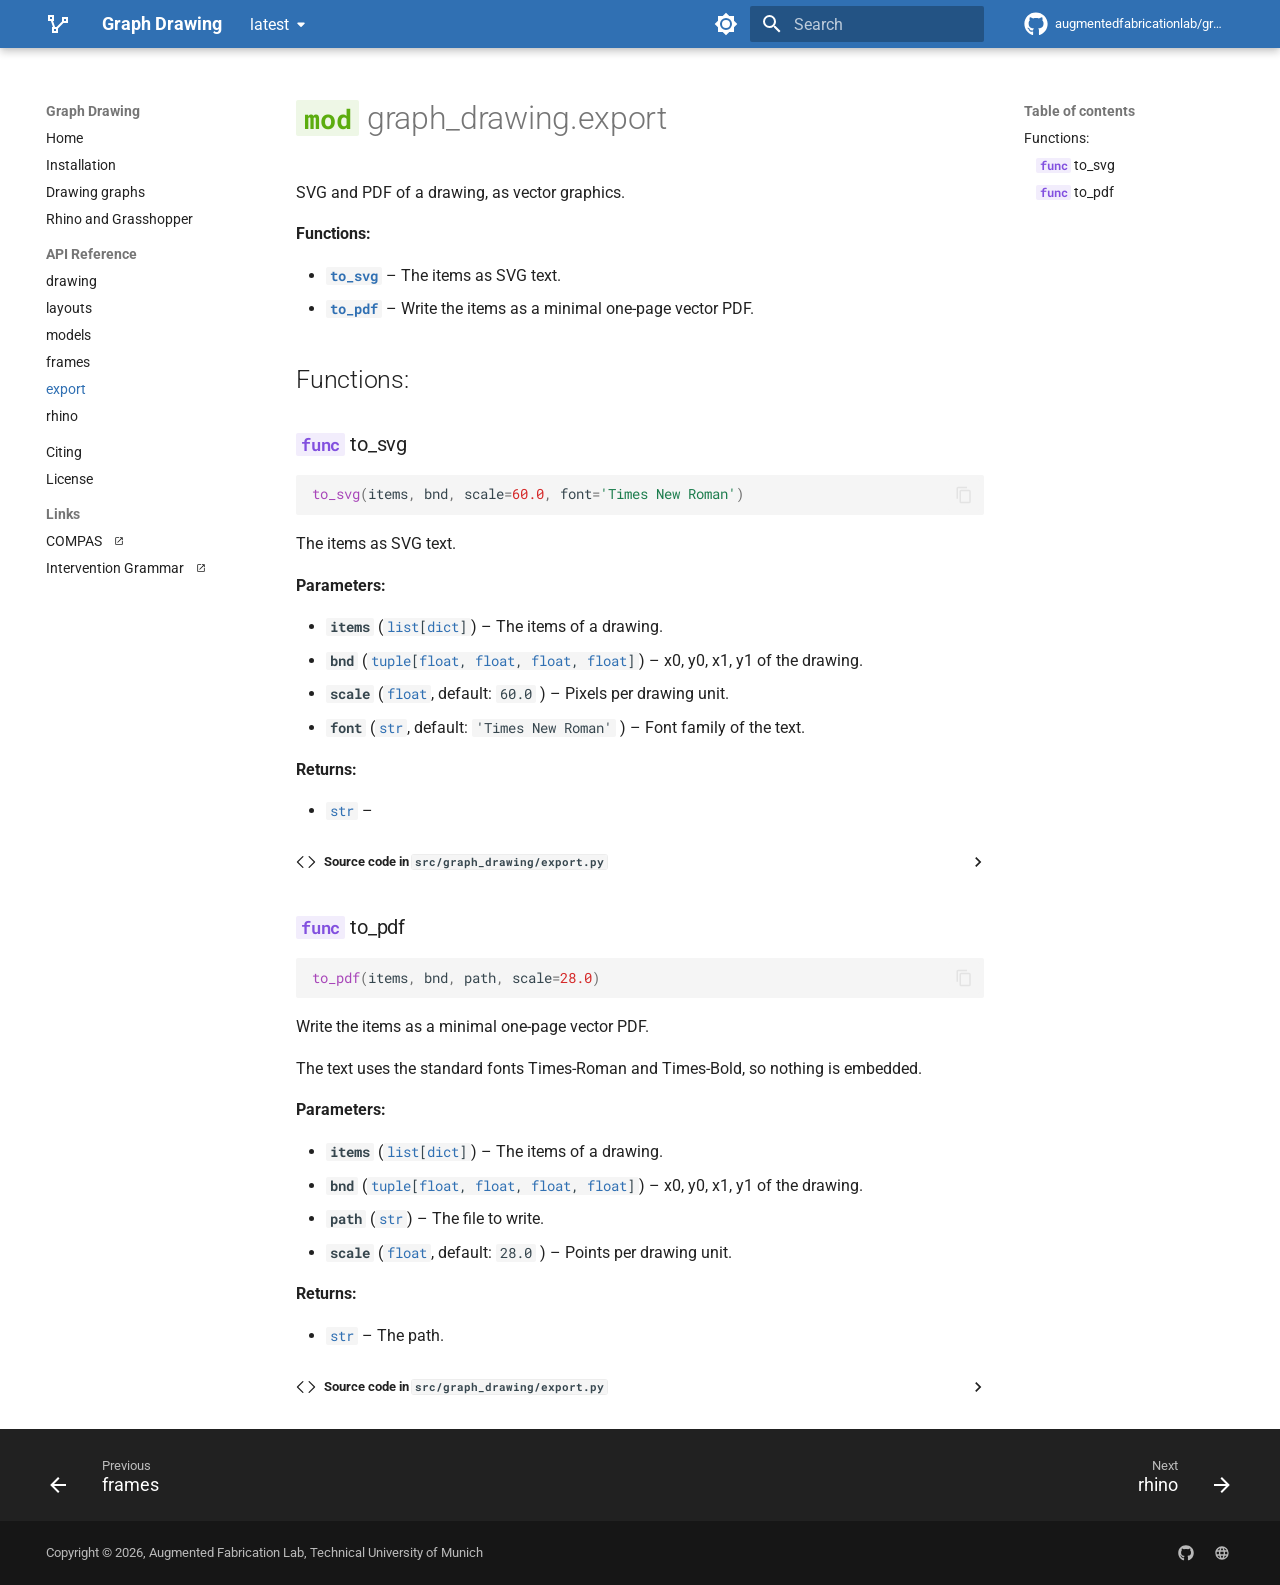
<file: latest/api/graph_drawing.export/index.html>
<!doctype html>
<html lang="en" class="no-js">
  <head>
    
      <meta charset="utf-8">
      <meta name="viewport" content="width=device-width,initial-scale=1">
      
        <meta name="description" content="Schematic drawings of graphs in Rhino, in Grasshopper, as SVG and as PDF.">
      
      
        <meta name="author" content="Tizian Rein">
      
      
        <link rel="canonical" href="https://augmentedfabricationlab.github.io/graph_drawing/latest/api/graph_drawing.export/">
      
      
        <link rel="prev" href="../graph_drawing.frames/">
      
      
        <link rel="next" href="../graph_drawing.rhino/">
      
      
        
      
      
      <link rel="icon" href="../../_images/favicon.svg">
      <meta name="generator" content="mkdocs-1.6.1, mkdocs-material-9.7.7">
    
    
      
        <title>export - Graph Drawing</title>
      
    
    
      <link rel="stylesheet" href="../../assets/stylesheets/main.ec1eaa64.min.css">
      
        
        <link rel="stylesheet" href="../../assets/stylesheets/palette.ab4e12ef.min.css">
      
      


    
    
      
    
    
      
        
        
        <link rel="preconnect" href="https://fonts.gstatic.com" crossorigin>
        <link rel="stylesheet" href="https://fonts.googleapis.com/css?family=Roboto:300,300i,400,400i,700,700i%7CRoboto+Mono:400,400i,700,700i&display=fallback">
        <style>:root{--md-text-font:"Roboto";--md-code-font:"Roboto Mono"}</style>
      
    
    
      <link rel="stylesheet" href="../../assets/_mkdocstrings.css">
    
      <link rel="stylesheet" href="../../assets/stylesheets/custom.css">
    
    <script>__md_scope=new URL("../..",location),__md_hash=e=>[...e].reduce(((e,_)=>(e<<5)-e+_.charCodeAt(0)),0),__md_get=(e,_=localStorage,t=__md_scope)=>JSON.parse(_.getItem(t.pathname+"."+e)),__md_set=(e,_,t=localStorage,a=__md_scope)=>{try{t.setItem(a.pathname+"."+e,JSON.stringify(_))}catch(e){}}</script>
    
      

    
    
  </head>
  
  
    
    
      
    
    
    
    
    <body dir="ltr" data-md-color-scheme="default" data-md-color-primary="custom" data-md-color-accent="custom">
  
    
    <input class="md-toggle" data-md-toggle="drawer" type="checkbox" id="__drawer" autocomplete="off">
    <input class="md-toggle" data-md-toggle="search" type="checkbox" id="__search" autocomplete="off">
    <label class="md-overlay" for="__drawer"></label>
    <div data-md-component="skip">
      
        
        <a href="#graph_drawing.export" class="md-skip">
          Skip to content
        </a>
      
    </div>
    <div data-md-component="announce">
      
    </div>
    
      <div data-md-color-scheme="default" data-md-component="outdated" hidden>
        
      </div>
    
    
      

  

<header class="md-header md-header--shadow" data-md-component="header">
  <nav class="md-header__inner md-grid" aria-label="Header">
    <a href="https://augmentedfabricationlab.github.io/graph_drawing/" title="Graph Drawing" class="md-header__button md-logo" aria-label="Graph Drawing" data-md-component="logo">
      
  
  <svg xmlns="http://www.w3.org/2000/svg" viewBox="0 0 24 24"><path d="M2 3v6h2.95l2 6H6v6h6v-4.59L17.41 11H22V5h-6v4.57L10.59 15H9.06l-2-6H8V3M4 5h2v2H4m14 0h2v2h-2M8 17h2v2H8Z"/></svg>

    </a>
    <label class="md-header__button md-icon" for="__drawer">
      
      <svg xmlns="http://www.w3.org/2000/svg" viewBox="0 0 24 24"><path d="M3 6h18v2H3zm0 5h18v2H3zm0 5h18v2H3z"/></svg>
    </label>
    <div class="md-header__title" data-md-component="header-title">
      <div class="md-header__ellipsis">
        <div class="md-header__topic">
          <span class="md-ellipsis">
            Graph Drawing
          </span>
        </div>
        <div class="md-header__topic" data-md-component="header-topic">
          <span class="md-ellipsis">
            
              export
            
          </span>
        </div>
      </div>
    </div>
    
      
        <form class="md-header__option" data-md-component="palette">
  
    
    
    
    <input class="md-option" data-md-color-media="" data-md-color-scheme="default" data-md-color-primary="custom" data-md-color-accent="custom"  aria-label="Switch to dark mode"  type="radio" name="__palette" id="__palette_0">
    
      <label class="md-header__button md-icon" title="Switch to dark mode" for="__palette_1" hidden>
        <svg xmlns="http://www.w3.org/2000/svg" viewBox="0 0 24 24"><path d="M12 8a4 4 0 0 0-4 4 4 4 0 0 0 4 4 4 4 0 0 0 4-4 4 4 0 0 0-4-4m0 10a6 6 0 0 1-6-6 6 6 0 0 1 6-6 6 6 0 0 1 6 6 6 6 0 0 1-6 6m8-9.31V4h-4.69L12 .69 8.69 4H4v4.69L.69 12 4 15.31V20h4.69L12 23.31 15.31 20H20v-4.69L23.31 12z"/></svg>
      </label>
    
  
    
    
    
    <input class="md-option" data-md-color-media="" data-md-color-scheme="slate" data-md-color-primary="custom" data-md-color-accent="custom"  aria-label="Switch to light mode"  type="radio" name="__palette" id="__palette_1">
    
      <label class="md-header__button md-icon" title="Switch to light mode" for="__palette_0" hidden>
        <svg xmlns="http://www.w3.org/2000/svg" viewBox="0 0 24 24"><path d="M12 18c-.89 0-1.74-.2-2.5-.55C11.56 16.5 13 14.42 13 12s-1.44-4.5-3.5-5.45C10.26 6.2 11.11 6 12 6a6 6 0 0 1 6 6 6 6 0 0 1-6 6m8-9.31V4h-4.69L12 .69 8.69 4H4v4.69L.69 12 4 15.31V20h4.69L12 23.31 15.31 20H20v-4.69L23.31 12z"/></svg>
      </label>
    
  
</form>
      
    
    
      <script>var palette=__md_get("__palette");if(palette&&palette.color){if("(prefers-color-scheme)"===palette.color.media){var media=matchMedia("(prefers-color-scheme: light)"),input=document.querySelector(media.matches?"[data-md-color-media='(prefers-color-scheme: light)']":"[data-md-color-media='(prefers-color-scheme: dark)']");palette.color.media=input.getAttribute("data-md-color-media"),palette.color.scheme=input.getAttribute("data-md-color-scheme"),palette.color.primary=input.getAttribute("data-md-color-primary"),palette.color.accent=input.getAttribute("data-md-color-accent")}for(var[key,value]of Object.entries(palette.color))document.body.setAttribute("data-md-color-"+key,value)}</script>
    
    
    
      
      
        <label class="md-header__button md-icon" for="__search">
          
          <svg xmlns="http://www.w3.org/2000/svg" viewBox="0 0 24 24"><path d="M9.5 3A6.5 6.5 0 0 1 16 9.5c0 1.61-.59 3.09-1.56 4.23l.27.27h.79l5 5-1.5 1.5-5-5v-.79l-.27-.27A6.52 6.52 0 0 1 9.5 16 6.5 6.5 0 0 1 3 9.5 6.5 6.5 0 0 1 9.5 3m0 2C7 5 5 7 5 9.5S7 14 9.5 14 14 12 14 9.5 12 5 9.5 5"/></svg>
        </label>
        <div class="md-search" data-md-component="search" role="dialog">
  <label class="md-search__overlay" for="__search"></label>
  <div class="md-search__inner" role="search">
    <form class="md-search__form" name="search">
      <input type="text" class="md-search__input" name="query" aria-label="Search" placeholder="Search" autocapitalize="off" autocorrect="off" autocomplete="off" spellcheck="false" data-md-component="search-query" required>
      <label class="md-search__icon md-icon" for="__search">
        
        <svg xmlns="http://www.w3.org/2000/svg" viewBox="0 0 24 24"><path d="M9.5 3A6.5 6.5 0 0 1 16 9.5c0 1.61-.59 3.09-1.56 4.23l.27.27h.79l5 5-1.5 1.5-5-5v-.79l-.27-.27A6.52 6.52 0 0 1 9.5 16 6.5 6.5 0 0 1 3 9.5 6.5 6.5 0 0 1 9.5 3m0 2C7 5 5 7 5 9.5S7 14 9.5 14 14 12 14 9.5 12 5 9.5 5"/></svg>
        
        <svg xmlns="http://www.w3.org/2000/svg" viewBox="0 0 24 24"><path d="M20 11v2H8l5.5 5.5-1.42 1.42L4.16 12l7.92-7.92L13.5 5.5 8 11z"/></svg>
      </label>
      <nav class="md-search__options" aria-label="Search">
        
        <button type="reset" class="md-search__icon md-icon" title="Clear" aria-label="Clear" tabindex="-1">
          
          <svg xmlns="http://www.w3.org/2000/svg" viewBox="0 0 24 24"><path d="M19 6.41 17.59 5 12 10.59 6.41 5 5 6.41 10.59 12 5 17.59 6.41 19 12 13.41 17.59 19 19 17.59 13.41 12z"/></svg>
        </button>
      </nav>
      
        <div class="md-search__suggest" data-md-component="search-suggest"></div>
      
    </form>
    <div class="md-search__output">
      <div class="md-search__scrollwrap" tabindex="0" data-md-scrollfix>
        <div class="md-search-result" data-md-component="search-result">
          <div class="md-search-result__meta">
            Initializing search
          </div>
          <ol class="md-search-result__list" role="presentation"></ol>
        </div>
      </div>
    </div>
  </div>
</div>
      
    
    
      <div class="md-header__source">
        <a href="https://github.com/augmentedfabricationlab/graph_drawing/" title="Go to repository" class="md-source" data-md-component="source">
  <div class="md-source__icon md-icon">
    
    <svg xmlns="http://www.w3.org/2000/svg" viewBox="0 0 512 512"><!--! Font Awesome Free 7.1.0 by @fontawesome - https://fontawesome.com License - https://fontawesome.com/license/free (Icons: CC BY 4.0, Fonts: SIL OFL 1.1, Code: MIT License) Copyright 2025 Fonticons, Inc.--><path d="M173.9 397.4c0 2-2.3 3.6-5.2 3.6-3.3.3-5.6-1.3-5.6-3.6 0-2 2.3-3.6 5.2-3.6 3-.3 5.6 1.3 5.6 3.6m-31.1-4.5c-.7 2 1.3 4.3 4.3 4.9 2.6 1 5.6 0 6.2-2s-1.3-4.3-4.3-5.2c-2.6-.7-5.5.3-6.2 2.3m44.2-1.7c-2.9.7-4.9 2.6-4.6 4.9.3 2 2.9 3.3 5.9 2.6 2.9-.7 4.9-2.6 4.6-4.6-.3-1.9-3-3.2-5.9-2.9M252.8 8C114.1 8 8 113.3 8 252c0 110.9 69.8 205.8 169.5 239.2 12.8 2.3 17.3-5.6 17.3-12.1 0-6.2-.3-40.4-.3-61.4 0 0-70 15-84.7-29.8 0 0-11.4-29.1-27.8-36.6 0 0-22.9-15.7 1.6-15.4 0 0 24.9 2 38.6 25.8 21.9 38.6 58.6 27.5 72.9 20.9 2.3-16 8.8-27.1 16-33.7-55.9-6.2-112.3-14.3-112.3-110.5 0-27.5 7.6-41.3 23.6-58.9-2.6-6.5-11.1-33.3 2.6-67.9 20.9-6.5 69 27 69 27 20-5.6 41.5-8.5 62.8-8.5s42.8 2.9 62.8 8.5c0 0 48.1-33.6 69-27 13.7 34.7 5.2 61.4 2.6 67.9 16 17.7 25.8 31.5 25.8 58.9 0 96.5-58.9 104.2-114.8 110.5 9.2 7.9 17 22.9 17 46.4 0 33.7-.3 75.4-.3 83.6 0 6.5 4.6 14.4 17.3 12.1C436.2 457.8 504 362.9 504 252 504 113.3 391.5 8 252.8 8M105.2 352.9c-1.3 1-1 3.3.7 5.2 1.6 1.6 3.9 2.3 5.2 1 1.3-1 1-3.3-.7-5.2-1.6-1.6-3.9-2.3-5.2-1m-10.8-8.1c-.7 1.3.3 2.9 2.3 3.9 1.6 1 3.6.7 4.3-.7.7-1.3-.3-2.9-2.3-3.9-2-.6-3.6-.3-4.3.7m32.4 35.6c-1.6 1.3-1 4.3 1.3 6.2 2.3 2.3 5.2 2.6 6.5 1 1.3-1.3.7-4.3-1.3-6.2-2.2-2.3-5.2-2.6-6.5-1m-11.4-14.7c-1.6 1-1.6 3.6 0 5.9s4.3 3.3 5.6 2.3c1.6-1.3 1.6-3.9 0-6.2-1.4-2.3-4-3.3-5.6-2"/></svg>
  </div>
  <div class="md-source__repository">
    augmentedfabricationlab/graph_drawing
  </div>
</a>
      </div>
    
  </nav>
  
</header>
    
    <div class="md-container" data-md-component="container">
      
      
        
          
        
      
      <main class="md-main" data-md-component="main">
        <div class="md-main__inner md-grid">
          
            
              
              <div class="md-sidebar md-sidebar--primary" data-md-component="sidebar" data-md-type="navigation" >
                <div class="md-sidebar__scrollwrap">
                  <div class="md-sidebar__inner">
                    



<nav class="md-nav md-nav--primary" aria-label="Navigation" data-md-level="0">
  <label class="md-nav__title" for="__drawer">
    <a href="https://augmentedfabricationlab.github.io/graph_drawing/" title="Graph Drawing" class="md-nav__button md-logo" aria-label="Graph Drawing" data-md-component="logo">
      
  
  <svg xmlns="http://www.w3.org/2000/svg" viewBox="0 0 24 24"><path d="M2 3v6h2.95l2 6H6v6h6v-4.59L17.41 11H22V5h-6v4.57L10.59 15H9.06l-2-6H8V3M4 5h2v2H4m14 0h2v2h-2M8 17h2v2H8Z"/></svg>

    </a>
    Graph Drawing
  </label>
  
    <div class="md-nav__source">
      <a href="https://github.com/augmentedfabricationlab/graph_drawing/" title="Go to repository" class="md-source" data-md-component="source">
  <div class="md-source__icon md-icon">
    
    <svg xmlns="http://www.w3.org/2000/svg" viewBox="0 0 512 512"><!--! Font Awesome Free 7.1.0 by @fontawesome - https://fontawesome.com License - https://fontawesome.com/license/free (Icons: CC BY 4.0, Fonts: SIL OFL 1.1, Code: MIT License) Copyright 2025 Fonticons, Inc.--><path d="M173.9 397.4c0 2-2.3 3.6-5.2 3.6-3.3.3-5.6-1.3-5.6-3.6 0-2 2.3-3.6 5.2-3.6 3-.3 5.6 1.3 5.6 3.6m-31.1-4.5c-.7 2 1.3 4.3 4.3 4.9 2.6 1 5.6 0 6.2-2s-1.3-4.3-4.3-5.2c-2.6-.7-5.5.3-6.2 2.3m44.2-1.7c-2.9.7-4.9 2.6-4.6 4.9.3 2 2.9 3.3 5.9 2.6 2.9-.7 4.9-2.6 4.6-4.6-.3-1.9-3-3.2-5.9-2.9M252.8 8C114.1 8 8 113.3 8 252c0 110.9 69.8 205.8 169.5 239.2 12.8 2.3 17.3-5.6 17.3-12.1 0-6.2-.3-40.4-.3-61.4 0 0-70 15-84.7-29.8 0 0-11.4-29.1-27.8-36.6 0 0-22.9-15.7 1.6-15.4 0 0 24.9 2 38.6 25.8 21.9 38.6 58.6 27.5 72.9 20.9 2.3-16 8.8-27.1 16-33.7-55.9-6.2-112.3-14.3-112.3-110.5 0-27.5 7.6-41.3 23.6-58.9-2.6-6.5-11.1-33.3 2.6-67.9 20.9-6.5 69 27 69 27 20-5.6 41.5-8.5 62.8-8.5s42.8 2.9 62.8 8.5c0 0 48.1-33.6 69-27 13.7 34.7 5.2 61.4 2.6 67.9 16 17.7 25.8 31.5 25.8 58.9 0 96.5-58.9 104.2-114.8 110.5 9.2 7.9 17 22.9 17 46.4 0 33.7-.3 75.4-.3 83.6 0 6.5 4.6 14.4 17.3 12.1C436.2 457.8 504 362.9 504 252 504 113.3 391.5 8 252.8 8M105.2 352.9c-1.3 1-1 3.3.7 5.2 1.6 1.6 3.9 2.3 5.2 1 1.3-1 1-3.3-.7-5.2-1.6-1.6-3.9-2.3-5.2-1m-10.8-8.1c-.7 1.3.3 2.9 2.3 3.9 1.6 1 3.6.7 4.3-.7.7-1.3-.3-2.9-2.3-3.9-2-.6-3.6-.3-4.3.7m32.4 35.6c-1.6 1.3-1 4.3 1.3 6.2 2.3 2.3 5.2 2.6 6.5 1 1.3-1.3.7-4.3-1.3-6.2-2.2-2.3-5.2-2.6-6.5-1m-11.4-14.7c-1.6 1-1.6 3.6 0 5.9s4.3 3.3 5.6 2.3c1.6-1.3 1.6-3.9 0-6.2-1.4-2.3-4-3.3-5.6-2"/></svg>
  </div>
  <div class="md-source__repository">
    augmentedfabricationlab/graph_drawing
  </div>
</a>
    </div>
  
  <ul class="md-nav__list" data-md-scrollfix>
    
      
      
  
  
  
  
    <li class="md-nav__item">
      <a href="../.." class="md-nav__link">
        
  
  
  <span class="md-ellipsis">
    
  
    Home
  

    
  </span>
  
  

      </a>
    </li>
  

    
      
      
  
  
  
  
    <li class="md-nav__item">
      <a href="../../installation/" class="md-nav__link">
        
  
  
  <span class="md-ellipsis">
    
  
    Installation
  

    
  </span>
  
  

      </a>
    </li>
  

    
      
      
  
  
  
  
    <li class="md-nav__item">
      <a href="../../usage/" class="md-nav__link">
        
  
  
  <span class="md-ellipsis">
    
  
    Drawing graphs
  

    
  </span>
  
  

      </a>
    </li>
  

    
      
      
  
  
  
  
    <li class="md-nav__item">
      <a href="../../rhino/" class="md-nav__link">
        
  
  
  <span class="md-ellipsis">
    
  
    Rhino and Grasshopper
  

    
  </span>
  
  

      </a>
    </li>
  

    
      
      
  
  
    
  
  
  
    
    
      
        
      
        
      
        
      
        
      
        
      
        
      
    
    
    
      
        
        
      
    
    
    <li class="md-nav__item md-nav__item--active md-nav__item--section md-nav__item--nested">
      
        
        
        <input class="md-nav__toggle md-toggle " type="checkbox" id="__nav_5" checked>
        
          
          <label class="md-nav__link" for="__nav_5" id="__nav_5_label" tabindex="">
            
  
  
  <span class="md-ellipsis">
    
  
    API Reference
  

    
  </span>
  
  

            <span class="md-nav__icon md-icon"></span>
          </label>
        
        <nav class="md-nav" data-md-level="1" aria-labelledby="__nav_5_label" aria-expanded="true">
          <label class="md-nav__title" for="__nav_5">
            <span class="md-nav__icon md-icon"></span>
            
  
    API Reference
  

          </label>
          <ul class="md-nav__list" data-md-scrollfix>
            
              
                
  
  
  
  
    <li class="md-nav__item">
      <a href="../graph_drawing.drawing/" class="md-nav__link">
        
  
  
  <span class="md-ellipsis">
    
  
    drawing
  

    
  </span>
  
  

      </a>
    </li>
  

              
            
              
                
  
  
  
  
    <li class="md-nav__item">
      <a href="../graph_drawing.layouts/" class="md-nav__link">
        
  
  
  <span class="md-ellipsis">
    
  
    layouts
  

    
  </span>
  
  

      </a>
    </li>
  

              
            
              
                
  
  
  
  
    <li class="md-nav__item">
      <a href="../graph_drawing.models/" class="md-nav__link">
        
  
  
  <span class="md-ellipsis">
    
  
    models
  

    
  </span>
  
  

      </a>
    </li>
  

              
            
              
                
  
  
  
  
    <li class="md-nav__item">
      <a href="../graph_drawing.frames/" class="md-nav__link">
        
  
  
  <span class="md-ellipsis">
    
  
    frames
  

    
  </span>
  
  

      </a>
    </li>
  

              
            
              
                
  
  
    
  
  
  
    <li class="md-nav__item md-nav__item--active">
      
      <input class="md-nav__toggle md-toggle" type="checkbox" id="__toc">
      
      
        
      
      
        <label class="md-nav__link md-nav__link--active" for="__toc">
          
  
  
  <span class="md-ellipsis">
    
  
    export
  

    
  </span>
  
  

          <span class="md-nav__icon md-icon"></span>
        </label>
      
      <a href="./" class="md-nav__link md-nav__link--active">
        
  
  
  <span class="md-ellipsis">
    
  
    export
  

    
  </span>
  
  

      </a>
      
        

<nav class="md-nav md-nav--secondary" aria-label="Table of contents">
  
  
  
    
  
  
    <label class="md-nav__title" for="__toc">
      <span class="md-nav__icon md-icon"></span>
      Table of contents
    </label>
    <ul class="md-nav__list" data-md-component="toc" data-md-scrollfix>
      
        <li class="md-nav__item">
  <a href="#graph_drawing.export-functions" class="md-nav__link">
    <span class="md-ellipsis">
      
        Functions:
      
    </span>
  </a>
  
    <nav class="md-nav" aria-label="Functions:">
      <ul class="md-nav__list">
        
          <li class="md-nav__item">
  <a href="#graph_drawing.export.to_svg" class="md-nav__link">
    <span class="md-ellipsis">
      
        <code class="doc-symbol doc-symbol-toc doc-symbol-function"></code>&nbsp;to_svg
      
    </span>
  </a>
  
</li>
        
          <li class="md-nav__item">
  <a href="#graph_drawing.export.to_pdf" class="md-nav__link">
    <span class="md-ellipsis">
      
        <code class="doc-symbol doc-symbol-toc doc-symbol-function"></code>&nbsp;to_pdf
      
    </span>
  </a>
  
</li>
        
      </ul>
    </nav>
  
</li>
      
    </ul>
  
</nav>
      
    </li>
  

              
            
              
                
  
  
  
  
    <li class="md-nav__item">
      <a href="../graph_drawing.rhino/" class="md-nav__link">
        
  
  
  <span class="md-ellipsis">
    
  
    rhino
  

    
  </span>
  
  

      </a>
    </li>
  

              
            
          </ul>
        </nav>
      
    </li>
  

    
      
      
  
  
  
  
    <li class="md-nav__item">
      <a href="../../citing/" class="md-nav__link">
        
  
  
  <span class="md-ellipsis">
    
  
    Citing
  

    
  </span>
  
  

      </a>
    </li>
  

    
      
      
  
  
  
  
    <li class="md-nav__item">
      <a href="../../license/" class="md-nav__link">
        
  
  
  <span class="md-ellipsis">
    
  
    License
  

    
  </span>
  
  

      </a>
    </li>
  

    
      
      
  
  
  
  
    
    
      
        
      
        
      
    
    
    
      
        
        
      
    
    
    <li class="md-nav__item md-nav__item--section md-nav__item--nested">
      
        
        
        <input class="md-nav__toggle md-toggle " type="checkbox" id="__nav_8" >
        
          
          <label class="md-nav__link" for="__nav_8" id="__nav_8_label" tabindex="">
            
  
  
  <span class="md-ellipsis">
    
  
    Links
  

    
  </span>
  
  

            <span class="md-nav__icon md-icon"></span>
          </label>
        
        <nav class="md-nav" data-md-level="1" aria-labelledby="__nav_8_label" aria-expanded="false">
          <label class="md-nav__title" for="__nav_8">
            <span class="md-nav__icon md-icon"></span>
            
  
    Links
  

          </label>
          <ul class="md-nav__list" data-md-scrollfix>
            
              
                
  
  
  
  
    <li class="md-nav__item">
      <a href="https://compas.dev/" class="md-nav__link">
        
  
  
  <span class="md-ellipsis">
    
  
    COMPAS
  

    
  </span>
  
  

      </a>
    </li>
  

              
            
              
                
  
  
  
  
    <li class="md-nav__item">
      <a href="https://augmentedfabricationlab.github.io/intervention_grammar/" class="md-nav__link">
        
  
  
  <span class="md-ellipsis">
    
  
    Intervention Grammar
  

    
  </span>
  
  

      </a>
    </li>
  

              
            
          </ul>
        </nav>
      
    </li>
  

    
  </ul>
</nav>
                  </div>
                </div>
              </div>
            
            
              
              <div class="md-sidebar md-sidebar--secondary" data-md-component="sidebar" data-md-type="toc" >
                <div class="md-sidebar__scrollwrap">
                  <div class="md-sidebar__inner">
                    

<nav class="md-nav md-nav--secondary" aria-label="Table of contents">
  
  
  
    
  
  
    <label class="md-nav__title" for="__toc">
      <span class="md-nav__icon md-icon"></span>
      Table of contents
    </label>
    <ul class="md-nav__list" data-md-component="toc" data-md-scrollfix>
      
        <li class="md-nav__item">
  <a href="#graph_drawing.export-functions" class="md-nav__link">
    <span class="md-ellipsis">
      
        Functions:
      
    </span>
  </a>
  
    <nav class="md-nav" aria-label="Functions:">
      <ul class="md-nav__list">
        
          <li class="md-nav__item">
  <a href="#graph_drawing.export.to_svg" class="md-nav__link">
    <span class="md-ellipsis">
      
        <code class="doc-symbol doc-symbol-toc doc-symbol-function"></code>&nbsp;to_svg
      
    </span>
  </a>
  
</li>
        
          <li class="md-nav__item">
  <a href="#graph_drawing.export.to_pdf" class="md-nav__link">
    <span class="md-ellipsis">
      
        <code class="doc-symbol doc-symbol-toc doc-symbol-function"></code>&nbsp;to_pdf
      
    </span>
  </a>
  
</li>
        
      </ul>
    </nav>
  
</li>
      
    </ul>
  
</nav>
                  </div>
                </div>
              </div>
            
          
          
            <div class="md-content" data-md-component="content">
              
              <article class="md-content__inner md-typeset">
                
                  



<div class="doc doc-object doc-module">



<h1 id="graph_drawing.export" class="doc doc-heading">
<code class="doc-symbol doc-symbol-heading doc-symbol-module"></code>            <span class="doc doc-object-name doc-module-name">graph_drawing.export</span>


<a href="#graph_drawing.export" class="headerlink" title="Permanent link">¤</a></h1>

    <div class="doc doc-contents first">

        <p>SVG and PDF of a drawing, as vector graphics.</p>










<p><span class="doc-section-title">Functions:</span></p>
    <ul>
          <li class="doc-section-item field-body">
            <b><code><a class="autorefs autorefs-internal" title="            to_svg (graph_drawing.export.to_svg)" href="#graph_drawing.export.to_svg">to_svg</a></code></b>
            –
            <div class="doc-md-description">
              <p>The items as SVG text.</p>
            </div>
          </li>
          <li class="doc-section-item field-body">
            <b><code><a class="autorefs autorefs-internal" title="            to_pdf (graph_drawing.export.to_pdf)" href="#graph_drawing.export.to_pdf">to_pdf</a></code></b>
            –
            <div class="doc-md-description">
              <p>Write the items as a minimal one-page vector PDF.</p>
            </div>
          </li>
    </ul>




<div class="doc doc-children">








<h2 id="graph_drawing.export-functions">Functions:<a href="#graph_drawing.export-functions" class="headerlink" title="Permanent link">¤</a></h2>

<div class="doc doc-object doc-function">


<h3 id="graph_drawing.export.to_svg" class="doc doc-heading">
<code class="doc-symbol doc-symbol-heading doc-symbol-function"></code>            <span class="doc doc-object-name doc-function-name">to_svg</span>


<a href="#graph_drawing.export.to_svg" class="headerlink" title="Permanent link">¤</a></h3>
<div class="language-python doc-signature highlight"><pre><span></span><code><a id="__codelineno-0-1" name="__codelineno-0-1" href="#__codelineno-0-1"></a><span class="nf">to_svg</span><span class="p">(</span><span class="n">items</span><span class="p">,</span> <span class="n">bnd</span><span class="p">,</span> <span class="n">scale</span><span class="o">=</span><span class="mf">60.0</span><span class="p">,</span> <span class="n">font</span><span class="o">=</span><span class="s1">'Times New Roman'</span><span class="p">)</span>
</code></pre></div>

    <div class="doc doc-contents ">

        <p>The items as SVG text.</p>


<p><span class="doc-section-title">Parameters:</span></p>
    <ul>
        <li class="doc-section-item field-body">
            <b><code>items</code></b>
              (<code><a class="autorefs autorefs-external" href="https://docs.python.org/3/builtins/stdtypes.html#list">list</a>[<a class="autorefs autorefs-external" href="https://docs.python.org/3/builtins/stdtypes.html#dict">dict</a>]</code>)
          –
          <div class="doc-md-description">
            <p>The items of a drawing.</p>
          </div>
        </li>
        <li class="doc-section-item field-body">
            <b><code>bnd</code></b>
              (<code><a class="autorefs autorefs-external" href="https://docs.python.org/3/builtins/stdtypes.html#tuple">tuple</a>[<a class="autorefs autorefs-external" href="https://docs.python.org/3/builtins/functions.html#float">float</a>, <a class="autorefs autorefs-external" href="https://docs.python.org/3/builtins/functions.html#float">float</a>, <a class="autorefs autorefs-external" href="https://docs.python.org/3/builtins/functions.html#float">float</a>, <a class="autorefs autorefs-external" href="https://docs.python.org/3/builtins/functions.html#float">float</a>]</code>)
          –
          <div class="doc-md-description">
            <p>x0, y0, x1, y1 of the drawing.</p>
          </div>
        </li>
        <li class="doc-section-item field-body">
            <b><code>scale</code></b>
              (<code><a class="autorefs autorefs-external" href="https://docs.python.org/3/builtins/functions.html#float">float</a></code>, default:
                  <code>60.0</code>
)
          –
          <div class="doc-md-description">
            <p>Pixels per drawing unit.</p>
          </div>
        </li>
        <li class="doc-section-item field-body">
            <b><code>font</code></b>
              (<code><a class="autorefs autorefs-external" href="https://docs.python.org/3/builtins/stdtypes.html#str">str</a></code>, default:
                  <code>&#39;Times New Roman&#39;</code>
)
          –
          <div class="doc-md-description">
            <p>Font family of the text.</p>
          </div>
        </li>
    </ul>


<p><span class="doc-section-title">Returns:</span></p>
    <ul>
        <li class="doc-section-item field-body">
              <code><a class="autorefs autorefs-external" href="https://docs.python.org/3/builtins/stdtypes.html#str">str</a></code>
          –
          <div class="doc-md-description">
            
          </div>
        </li>
    </ul>


            <details class="mkdocstrings-source">
              <summary>Source code in <code>src/graph_drawing/export.py</code></summary>
              <div class="language-python highlight"><table class="highlighttable"><tr><td class="linenos"><div class="linenodiv"><pre><span></span><span class="normal"><a href="#graph_drawing.export.to_svg--source--__codelineno-0-22">22</a></span>
<span class="normal"><a href="#graph_drawing.export.to_svg--source--__codelineno-0-23">23</a></span>
<span class="normal"><a href="#graph_drawing.export.to_svg--source--__codelineno-0-24">24</a></span>
<span class="normal"><a href="#graph_drawing.export.to_svg--source--__codelineno-0-25">25</a></span>
<span class="normal"><a href="#graph_drawing.export.to_svg--source--__codelineno-0-26">26</a></span>
<span class="normal"><a href="#graph_drawing.export.to_svg--source--__codelineno-0-27">27</a></span>
<span class="normal"><a href="#graph_drawing.export.to_svg--source--__codelineno-0-28">28</a></span>
<span class="normal"><a href="#graph_drawing.export.to_svg--source--__codelineno-0-29">29</a></span>
<span class="normal"><a href="#graph_drawing.export.to_svg--source--__codelineno-0-30">30</a></span>
<span class="normal"><a href="#graph_drawing.export.to_svg--source--__codelineno-0-31">31</a></span>
<span class="normal"><a href="#graph_drawing.export.to_svg--source--__codelineno-0-32">32</a></span>
<span class="normal"><a href="#graph_drawing.export.to_svg--source--__codelineno-0-33">33</a></span>
<span class="normal"><a href="#graph_drawing.export.to_svg--source--__codelineno-0-34">34</a></span>
<span class="normal"><a href="#graph_drawing.export.to_svg--source--__codelineno-0-35">35</a></span>
<span class="normal"><a href="#graph_drawing.export.to_svg--source--__codelineno-0-36">36</a></span>
<span class="normal"><a href="#graph_drawing.export.to_svg--source--__codelineno-0-37">37</a></span>
<span class="normal"><a href="#graph_drawing.export.to_svg--source--__codelineno-0-38">38</a></span>
<span class="normal"><a href="#graph_drawing.export.to_svg--source--__codelineno-0-39">39</a></span>
<span class="normal"><a href="#graph_drawing.export.to_svg--source--__codelineno-0-40">40</a></span>
<span class="normal"><a href="#graph_drawing.export.to_svg--source--__codelineno-0-41">41</a></span>
<span class="normal"><a href="#graph_drawing.export.to_svg--source--__codelineno-0-42">42</a></span>
<span class="normal"><a href="#graph_drawing.export.to_svg--source--__codelineno-0-43">43</a></span>
<span class="normal"><a href="#graph_drawing.export.to_svg--source--__codelineno-0-44">44</a></span>
<span class="normal"><a href="#graph_drawing.export.to_svg--source--__codelineno-0-45">45</a></span>
<span class="normal"><a href="#graph_drawing.export.to_svg--source--__codelineno-0-46">46</a></span>
<span class="normal"><a href="#graph_drawing.export.to_svg--source--__codelineno-0-47">47</a></span>
<span class="normal"><a href="#graph_drawing.export.to_svg--source--__codelineno-0-48">48</a></span>
<span class="normal"><a href="#graph_drawing.export.to_svg--source--__codelineno-0-49">49</a></span>
<span class="normal"><a href="#graph_drawing.export.to_svg--source--__codelineno-0-50">50</a></span>
<span class="normal"><a href="#graph_drawing.export.to_svg--source--__codelineno-0-51">51</a></span>
<span class="normal"><a href="#graph_drawing.export.to_svg--source--__codelineno-0-52">52</a></span>
<span class="normal"><a href="#graph_drawing.export.to_svg--source--__codelineno-0-53">53</a></span>
<span class="normal"><a href="#graph_drawing.export.to_svg--source--__codelineno-0-54">54</a></span>
<span class="normal"><a href="#graph_drawing.export.to_svg--source--__codelineno-0-55">55</a></span>
<span class="normal"><a href="#graph_drawing.export.to_svg--source--__codelineno-0-56">56</a></span>
<span class="normal"><a href="#graph_drawing.export.to_svg--source--__codelineno-0-57">57</a></span>
<span class="normal"><a href="#graph_drawing.export.to_svg--source--__codelineno-0-58">58</a></span>
<span class="normal"><a href="#graph_drawing.export.to_svg--source--__codelineno-0-59">59</a></span>
<span class="normal"><a href="#graph_drawing.export.to_svg--source--__codelineno-0-60">60</a></span>
<span class="normal"><a href="#graph_drawing.export.to_svg--source--__codelineno-0-61">61</a></span>
<span class="normal"><a href="#graph_drawing.export.to_svg--source--__codelineno-0-62">62</a></span>
<span class="normal"><a href="#graph_drawing.export.to_svg--source--__codelineno-0-63">63</a></span>
<span class="normal"><a href="#graph_drawing.export.to_svg--source--__codelineno-0-64">64</a></span>
<span class="normal"><a href="#graph_drawing.export.to_svg--source--__codelineno-0-65">65</a></span>
<span class="normal"><a href="#graph_drawing.export.to_svg--source--__codelineno-0-66">66</a></span>
<span class="normal"><a href="#graph_drawing.export.to_svg--source--__codelineno-0-67">67</a></span>
<span class="normal"><a href="#graph_drawing.export.to_svg--source--__codelineno-0-68">68</a></span>
<span class="normal"><a href="#graph_drawing.export.to_svg--source--__codelineno-0-69">69</a></span>
<span class="normal"><a href="#graph_drawing.export.to_svg--source--__codelineno-0-70">70</a></span>
<span class="normal"><a href="#graph_drawing.export.to_svg--source--__codelineno-0-71">71</a></span>
<span class="normal"><a href="#graph_drawing.export.to_svg--source--__codelineno-0-72">72</a></span>
<span class="normal"><a href="#graph_drawing.export.to_svg--source--__codelineno-0-73">73</a></span>
<span class="normal"><a href="#graph_drawing.export.to_svg--source--__codelineno-0-74">74</a></span>
<span class="normal"><a href="#graph_drawing.export.to_svg--source--__codelineno-0-75">75</a></span>
<span class="normal"><a href="#graph_drawing.export.to_svg--source--__codelineno-0-76">76</a></span>
<span class="normal"><a href="#graph_drawing.export.to_svg--source--__codelineno-0-77">77</a></span>
<span class="normal"><a href="#graph_drawing.export.to_svg--source--__codelineno-0-78">78</a></span></pre></div></td><td class="code"><div><pre><span></span><code><a id="graph_drawing.export.to_svg--source--__codelineno-0-22" name="graph_drawing.export.to_svg--source--__codelineno-0-22"></a><span class="k">def</span><span class="w"> </span><span class="nf">to_svg</span><span class="p">(</span><span class="n">items</span><span class="p">,</span> <span class="n">bnd</span><span class="p">,</span> <span class="n">scale</span><span class="o">=</span><span class="mf">60.0</span><span class="p">,</span> <span class="n">font</span><span class="o">=</span><span class="s2">"Times New Roman"</span><span class="p">):</span>
<a id="graph_drawing.export.to_svg--source--__codelineno-0-23" name="graph_drawing.export.to_svg--source--__codelineno-0-23"></a><span class="w">    </span><span class="sd">"""The items as SVG text.</span>
<a id="graph_drawing.export.to_svg--source--__codelineno-0-24" name="graph_drawing.export.to_svg--source--__codelineno-0-24"></a>
<a id="graph_drawing.export.to_svg--source--__codelineno-0-25" name="graph_drawing.export.to_svg--source--__codelineno-0-25"></a><span class="sd">    Parameters</span>
<a id="graph_drawing.export.to_svg--source--__codelineno-0-26" name="graph_drawing.export.to_svg--source--__codelineno-0-26"></a><span class="sd">    ----------</span>
<a id="graph_drawing.export.to_svg--source--__codelineno-0-27" name="graph_drawing.export.to_svg--source--__codelineno-0-27"></a><span class="sd">    items : list[dict]</span>
<a id="graph_drawing.export.to_svg--source--__codelineno-0-28" name="graph_drawing.export.to_svg--source--__codelineno-0-28"></a><span class="sd">        The items of a drawing.</span>
<a id="graph_drawing.export.to_svg--source--__codelineno-0-29" name="graph_drawing.export.to_svg--source--__codelineno-0-29"></a><span class="sd">    bnd : tuple[float, float, float, float]</span>
<a id="graph_drawing.export.to_svg--source--__codelineno-0-30" name="graph_drawing.export.to_svg--source--__codelineno-0-30"></a><span class="sd">        x0, y0, x1, y1 of the drawing.</span>
<a id="graph_drawing.export.to_svg--source--__codelineno-0-31" name="graph_drawing.export.to_svg--source--__codelineno-0-31"></a><span class="sd">    scale : float, optional</span>
<a id="graph_drawing.export.to_svg--source--__codelineno-0-32" name="graph_drawing.export.to_svg--source--__codelineno-0-32"></a><span class="sd">        Pixels per drawing unit.</span>
<a id="graph_drawing.export.to_svg--source--__codelineno-0-33" name="graph_drawing.export.to_svg--source--__codelineno-0-33"></a><span class="sd">    font : str, optional</span>
<a id="graph_drawing.export.to_svg--source--__codelineno-0-34" name="graph_drawing.export.to_svg--source--__codelineno-0-34"></a><span class="sd">        Font family of the text.</span>
<a id="graph_drawing.export.to_svg--source--__codelineno-0-35" name="graph_drawing.export.to_svg--source--__codelineno-0-35"></a>
<a id="graph_drawing.export.to_svg--source--__codelineno-0-36" name="graph_drawing.export.to_svg--source--__codelineno-0-36"></a><span class="sd">    Returns</span>
<a id="graph_drawing.export.to_svg--source--__codelineno-0-37" name="graph_drawing.export.to_svg--source--__codelineno-0-37"></a><span class="sd">    -------</span>
<a id="graph_drawing.export.to_svg--source--__codelineno-0-38" name="graph_drawing.export.to_svg--source--__codelineno-0-38"></a><span class="sd">    str</span>
<a id="graph_drawing.export.to_svg--source--__codelineno-0-39" name="graph_drawing.export.to_svg--source--__codelineno-0-39"></a>
<a id="graph_drawing.export.to_svg--source--__codelineno-0-40" name="graph_drawing.export.to_svg--source--__codelineno-0-40"></a><span class="sd">    """</span>
<a id="graph_drawing.export.to_svg--source--__codelineno-0-41" name="graph_drawing.export.to_svg--source--__codelineno-0-41"></a>    <span class="n">x0</span><span class="p">,</span> <span class="n">y0</span><span class="p">,</span> <span class="n">x1</span><span class="p">,</span> <span class="n">y1</span> <span class="o">=</span> <span class="n">bnd</span>
<a id="graph_drawing.export.to_svg--source--__codelineno-0-42" name="graph_drawing.export.to_svg--source--__codelineno-0-42"></a>    <span class="n">W</span><span class="p">,</span> <span class="n">H</span> <span class="o">=</span> <span class="p">(</span><span class="n">x1</span> <span class="o">-</span> <span class="n">x0</span><span class="p">)</span> <span class="o">*</span> <span class="n">scale</span><span class="p">,</span> <span class="p">(</span><span class="n">y1</span> <span class="o">-</span> <span class="n">y0</span><span class="p">)</span> <span class="o">*</span> <span class="n">scale</span>
<a id="graph_drawing.export.to_svg--source--__codelineno-0-43" name="graph_drawing.export.to_svg--source--__codelineno-0-43"></a>
<a id="graph_drawing.export.to_svg--source--__codelineno-0-44" name="graph_drawing.export.to_svg--source--__codelineno-0-44"></a>    <span class="k">def</span><span class="w"> </span><span class="nf">P</span><span class="p">(</span><span class="n">p</span><span class="p">):</span>
<a id="graph_drawing.export.to_svg--source--__codelineno-0-45" name="graph_drawing.export.to_svg--source--__codelineno-0-45"></a>        <span class="k">return</span> <span class="s2">"</span><span class="si">%.2f</span><span class="s2">,</span><span class="si">%.2f</span><span class="s2">"</span> <span class="o">%</span> <span class="p">((</span><span class="n">p</span><span class="p">[</span><span class="mi">0</span><span class="p">]</span> <span class="o">-</span> <span class="n">x0</span><span class="p">)</span> <span class="o">*</span> <span class="n">scale</span><span class="p">,</span> <span class="p">(</span><span class="n">y1</span> <span class="o">-</span> <span class="n">p</span><span class="p">[</span><span class="mi">1</span><span class="p">])</span> <span class="o">*</span> <span class="n">scale</span><span class="p">)</span>
<a id="graph_drawing.export.to_svg--source--__codelineno-0-46" name="graph_drawing.export.to_svg--source--__codelineno-0-46"></a>
<a id="graph_drawing.export.to_svg--source--__codelineno-0-47" name="graph_drawing.export.to_svg--source--__codelineno-0-47"></a>    <span class="n">out</span> <span class="o">=</span> <span class="p">[</span><span class="s1">'&lt;svg xmlns="http://www.w3.org/2000/svg" width="</span><span class="si">%.0f</span><span class="s1">" height="</span><span class="si">%.0f</span><span class="s1">" viewBox="0 0 </span><span class="si">%.2f</span><span class="s1"> </span><span class="si">%.2f</span><span class="s1">"&gt;'</span> <span class="o">%</span> <span class="p">(</span><span class="n">W</span><span class="p">,</span> <span class="n">H</span><span class="p">,</span> <span class="n">W</span><span class="p">,</span> <span class="n">H</span><span class="p">),</span>
<a id="graph_drawing.export.to_svg--source--__codelineno-0-48" name="graph_drawing.export.to_svg--source--__codelineno-0-48"></a>           <span class="s1">'&lt;rect width="100%" height="100%" fill="#ffffff"/&gt;'</span><span class="p">]</span>
<a id="graph_drawing.export.to_svg--source--__codelineno-0-49" name="graph_drawing.export.to_svg--source--__codelineno-0-49"></a>    <span class="k">for</span> <span class="n">it</span> <span class="ow">in</span> <span class="n">items</span><span class="p">:</span>
<a id="graph_drawing.export.to_svg--source--__codelineno-0-50" name="graph_drawing.export.to_svg--source--__codelineno-0-50"></a>        <span class="n">t</span> <span class="o">=</span> <span class="n">it</span><span class="p">[</span><span class="s2">"t"</span><span class="p">]</span>
<a id="graph_drawing.export.to_svg--source--__codelineno-0-51" name="graph_drawing.export.to_svg--source--__codelineno-0-51"></a>        <span class="k">if</span> <span class="n">t</span> <span class="o">==</span> <span class="s2">"circle"</span><span class="p">:</span>
<a id="graph_drawing.export.to_svg--source--__codelineno-0-52" name="graph_drawing.export.to_svg--source--__codelineno-0-52"></a>            <span class="n">st</span> <span class="o">=</span> <span class="s1">' stroke="</span><span class="si">%s</span><span class="s1">" stroke-width="</span><span class="si">%.2f</span><span class="s1">"'</span> <span class="o">%</span> <span class="p">(</span><span class="n">it</span><span class="p">[</span><span class="s2">"stroke"</span><span class="p">],</span> <span class="n">it</span><span class="p">[</span><span class="s2">"w"</span><span class="p">]</span> <span class="o">*</span> <span class="n">scale</span><span class="p">)</span> <span class="k">if</span> <span class="n">it</span><span class="o">.</span><span class="n">get</span><span class="p">(</span><span class="s2">"stroke"</span><span class="p">)</span> <span class="k">else</span> <span class="s2">""</span>
<a id="graph_drawing.export.to_svg--source--__codelineno-0-53" name="graph_drawing.export.to_svg--source--__codelineno-0-53"></a>            <span class="n">cx</span><span class="p">,</span> <span class="n">cy</span> <span class="o">=</span> <span class="n">P</span><span class="p">(</span><span class="n">it</span><span class="p">[</span><span class="s2">"c"</span><span class="p">])</span><span class="o">.</span><span class="n">split</span><span class="p">(</span><span class="s2">","</span><span class="p">)</span>
<a id="graph_drawing.export.to_svg--source--__codelineno-0-54" name="graph_drawing.export.to_svg--source--__codelineno-0-54"></a>            <span class="n">out</span><span class="o">.</span><span class="n">append</span><span class="p">(</span><span class="s1">'&lt;circle cx="</span><span class="si">%s</span><span class="s1">" cy="</span><span class="si">%s</span><span class="s1">" r="</span><span class="si">%.2f</span><span class="s1">" fill="</span><span class="si">%s</span><span class="s1">"</span><span class="si">%s</span><span class="s1">/&gt;'</span> <span class="o">%</span> <span class="p">(</span><span class="n">cx</span><span class="p">,</span> <span class="n">cy</span><span class="p">,</span> <span class="n">it</span><span class="p">[</span><span class="s2">"r"</span><span class="p">]</span> <span class="o">*</span> <span class="n">scale</span><span class="p">,</span> <span class="n">it</span><span class="p">[</span><span class="s2">"fill"</span><span class="p">],</span> <span class="n">st</span><span class="p">))</span>
<a id="graph_drawing.export.to_svg--source--__codelineno-0-55" name="graph_drawing.export.to_svg--source--__codelineno-0-55"></a>        <span class="k">elif</span> <span class="n">t</span> <span class="ow">in</span> <span class="p">(</span><span class="s2">"poly"</span><span class="p">,</span> <span class="s2">"line"</span><span class="p">):</span>
<a id="graph_drawing.export.to_svg--source--__codelineno-0-56" name="graph_drawing.export.to_svg--source--__codelineno-0-56"></a>            <span class="n">pts</span> <span class="o">=</span> <span class="s2">" "</span><span class="o">.</span><span class="n">join</span><span class="p">(</span><span class="n">P</span><span class="p">(</span><span class="n">p</span><span class="p">)</span> <span class="k">for</span> <span class="n">p</span> <span class="ow">in</span> <span class="n">it</span><span class="p">[</span><span class="s2">"pts"</span><span class="p">])</span>
<a id="graph_drawing.export.to_svg--source--__codelineno-0-57" name="graph_drawing.export.to_svg--source--__codelineno-0-57"></a>            <span class="k">if</span> <span class="n">t</span> <span class="o">==</span> <span class="s2">"poly"</span><span class="p">:</span>
<a id="graph_drawing.export.to_svg--source--__codelineno-0-58" name="graph_drawing.export.to_svg--source--__codelineno-0-58"></a>                <span class="n">fill</span> <span class="o">=</span> <span class="n">it</span><span class="o">.</span><span class="n">get</span><span class="p">(</span><span class="s2">"fill"</span><span class="p">)</span> <span class="ow">or</span> <span class="s2">"none"</span>
<a id="graph_drawing.export.to_svg--source--__codelineno-0-59" name="graph_drawing.export.to_svg--source--__codelineno-0-59"></a>                <span class="n">st</span> <span class="o">=</span> <span class="s1">' stroke="</span><span class="si">%s</span><span class="s1">" stroke-width="</span><span class="si">%.2f</span><span class="s1">"'</span> <span class="o">%</span> <span class="p">(</span><span class="n">it</span><span class="p">[</span><span class="s2">"stroke"</span><span class="p">],</span> <span class="n">it</span><span class="p">[</span><span class="s2">"w"</span><span class="p">]</span> <span class="o">*</span> <span class="n">scale</span><span class="p">)</span> <span class="k">if</span> <span class="n">it</span><span class="o">.</span><span class="n">get</span><span class="p">(</span><span class="s2">"stroke"</span><span class="p">)</span> <span class="k">else</span> <span class="s2">""</span>
<a id="graph_drawing.export.to_svg--source--__codelineno-0-60" name="graph_drawing.export.to_svg--source--__codelineno-0-60"></a>                <span class="n">da</span> <span class="o">=</span> <span class="n">_dash_array</span><span class="p">(</span><span class="n">it</span><span class="o">.</span><span class="n">get</span><span class="p">(</span><span class="s2">"dash"</span><span class="p">),</span> <span class="n">it</span><span class="o">.</span><span class="n">get</span><span class="p">(</span><span class="s2">"w"</span><span class="p">,</span> <span class="mf">0.03</span><span class="p">),</span> <span class="n">scale</span><span class="p">)</span>
<a id="graph_drawing.export.to_svg--source--__codelineno-0-61" name="graph_drawing.export.to_svg--source--__codelineno-0-61"></a>                <span class="k">if</span> <span class="n">da</span><span class="p">:</span>
<a id="graph_drawing.export.to_svg--source--__codelineno-0-62" name="graph_drawing.export.to_svg--source--__codelineno-0-62"></a>                    <span class="n">st</span> <span class="o">+=</span> <span class="s1">' stroke-dasharray="</span><span class="si">%.1f</span><span class="s1"> </span><span class="si">%.1f</span><span class="s1">"'</span> <span class="o">%</span> <span class="nb">tuple</span><span class="p">(</span><span class="n">da</span><span class="p">)</span>
<a id="graph_drawing.export.to_svg--source--__codelineno-0-63" name="graph_drawing.export.to_svg--source--__codelineno-0-63"></a>                <span class="n">out</span><span class="o">.</span><span class="n">append</span><span class="p">(</span><span class="s1">'&lt;polygon points="</span><span class="si">%s</span><span class="s1">" fill="</span><span class="si">%s</span><span class="s1">"</span><span class="si">%s</span><span class="s1">/&gt;'</span> <span class="o">%</span> <span class="p">(</span><span class="n">pts</span><span class="p">,</span> <span class="n">fill</span><span class="p">,</span> <span class="n">st</span><span class="p">))</span>
<a id="graph_drawing.export.to_svg--source--__codelineno-0-64" name="graph_drawing.export.to_svg--source--__codelineno-0-64"></a>            <span class="k">else</span><span class="p">:</span>
<a id="graph_drawing.export.to_svg--source--__codelineno-0-65" name="graph_drawing.export.to_svg--source--__codelineno-0-65"></a>                <span class="n">da</span> <span class="o">=</span> <span class="n">_dash_array</span><span class="p">(</span><span class="n">it</span><span class="o">.</span><span class="n">get</span><span class="p">(</span><span class="s2">"dash"</span><span class="p">),</span> <span class="n">it</span><span class="p">[</span><span class="s2">"w"</span><span class="p">],</span> <span class="n">scale</span><span class="p">)</span>
<a id="graph_drawing.export.to_svg--source--__codelineno-0-66" name="graph_drawing.export.to_svg--source--__codelineno-0-66"></a>                <span class="n">st</span> <span class="o">=</span> <span class="s1">' stroke-dasharray="</span><span class="si">%.1f</span><span class="s1"> </span><span class="si">%.1f</span><span class="s1">"'</span> <span class="o">%</span> <span class="nb">tuple</span><span class="p">(</span><span class="n">da</span><span class="p">)</span> <span class="k">if</span> <span class="n">da</span> <span class="k">else</span> <span class="s2">""</span>
<a id="graph_drawing.export.to_svg--source--__codelineno-0-67" name="graph_drawing.export.to_svg--source--__codelineno-0-67"></a>                <span class="n">out</span><span class="o">.</span><span class="n">append</span><span class="p">(</span><span class="s1">'&lt;polyline points="</span><span class="si">%s</span><span class="s1">" fill="none" stroke="</span><span class="si">%s</span><span class="s1">" stroke-width="</span><span class="si">%.2f</span><span class="s1">" '</span>
<a id="graph_drawing.export.to_svg--source--__codelineno-0-68" name="graph_drawing.export.to_svg--source--__codelineno-0-68"></a>                           <span class="s1">'stroke-linecap="round" stroke-linejoin="round"</span><span class="si">%s</span><span class="s1">/&gt;'</span> <span class="o">%</span> <span class="p">(</span><span class="n">pts</span><span class="p">,</span> <span class="n">it</span><span class="p">[</span><span class="s2">"color"</span><span class="p">],</span> <span class="n">it</span><span class="p">[</span><span class="s2">"w"</span><span class="p">]</span> <span class="o">*</span> <span class="n">scale</span><span class="p">,</span> <span class="n">st</span><span class="p">))</span>
<a id="graph_drawing.export.to_svg--source--__codelineno-0-69" name="graph_drawing.export.to_svg--source--__codelineno-0-69"></a>        <span class="k">elif</span> <span class="n">t</span> <span class="o">==</span> <span class="s2">"text"</span><span class="p">:</span>
<a id="graph_drawing.export.to_svg--source--__codelineno-0-70" name="graph_drawing.export.to_svg--source--__codelineno-0-70"></a>            <span class="n">x</span><span class="p">,</span> <span class="n">y</span> <span class="o">=</span> <span class="n">P</span><span class="p">(</span><span class="n">it</span><span class="p">[</span><span class="s2">"pos"</span><span class="p">])</span><span class="o">.</span><span class="n">split</span><span class="p">(</span><span class="s2">","</span><span class="p">)</span>
<a id="graph_drawing.export.to_svg--source--__codelineno-0-71" name="graph_drawing.export.to_svg--source--__codelineno-0-71"></a>            <span class="n">anchor</span> <span class="o">=</span> <span class="n">it</span><span class="o">.</span><span class="n">get</span><span class="p">(</span><span class="s2">"anchor"</span><span class="p">,</span> <span class="s2">"middle"</span><span class="p">)</span>
<a id="graph_drawing.export.to_svg--source--__codelineno-0-72" name="graph_drawing.export.to_svg--source--__codelineno-0-72"></a>            <span class="n">out</span><span class="o">.</span><span class="n">append</span><span class="p">(</span><span class="s1">'&lt;text xml:space="preserve" x="</span><span class="si">%s</span><span class="s1">" y="</span><span class="si">%s</span><span class="s1">" font-family="</span><span class="si">%s</span><span class="s1">" font-size="</span><span class="si">%.2f</span><span class="s1">" fill="</span><span class="si">%s</span><span class="s1">" text-anchor="</span><span class="si">%s</span><span class="s1">" '</span>
<a id="graph_drawing.export.to_svg--source--__codelineno-0-73" name="graph_drawing.export.to_svg--source--__codelineno-0-73"></a>                       <span class="s1">'dominant-baseline="central"</span><span class="si">%s</span><span class="s1">&gt;</span><span class="si">%s</span><span class="s1">&lt;/text&gt;'</span>
<a id="graph_drawing.export.to_svg--source--__codelineno-0-74" name="graph_drawing.export.to_svg--source--__codelineno-0-74"></a>                       <span class="o">%</span> <span class="p">(</span><span class="n">x</span><span class="p">,</span> <span class="n">y</span><span class="p">,</span> <span class="n">font</span><span class="p">,</span> <span class="n">it</span><span class="p">[</span><span class="s2">"size"</span><span class="p">]</span> <span class="o">*</span> <span class="n">scale</span> <span class="o">*</span> <span class="mf">1.35</span><span class="p">,</span> <span class="n">it</span><span class="p">[</span><span class="s2">"color"</span><span class="p">],</span> <span class="n">anchor</span><span class="p">,</span>
<a id="graph_drawing.export.to_svg--source--__codelineno-0-75" name="graph_drawing.export.to_svg--source--__codelineno-0-75"></a>                          <span class="s1">' font-weight="bold"'</span> <span class="k">if</span> <span class="n">it</span><span class="o">.</span><span class="n">get</span><span class="p">(</span><span class="s2">"bold"</span><span class="p">)</span> <span class="k">else</span> <span class="s2">""</span><span class="p">,</span>
<a id="graph_drawing.export.to_svg--source--__codelineno-0-76" name="graph_drawing.export.to_svg--source--__codelineno-0-76"></a>                          <span class="n">it</span><span class="p">[</span><span class="s2">"s"</span><span class="p">]</span><span class="o">.</span><span class="n">replace</span><span class="p">(</span><span class="s2">"&amp;"</span><span class="p">,</span> <span class="s2">"&amp;amp;"</span><span class="p">)</span><span class="o">.</span><span class="n">replace</span><span class="p">(</span><span class="s2">"&lt;"</span><span class="p">,</span> <span class="s2">"&amp;lt;"</span><span class="p">)))</span>
<a id="graph_drawing.export.to_svg--source--__codelineno-0-77" name="graph_drawing.export.to_svg--source--__codelineno-0-77"></a>    <span class="n">out</span><span class="o">.</span><span class="n">append</span><span class="p">(</span><span class="s2">"&lt;/svg&gt;"</span><span class="p">)</span>
<a id="graph_drawing.export.to_svg--source--__codelineno-0-78" name="graph_drawing.export.to_svg--source--__codelineno-0-78"></a>    <span class="k">return</span> <span class="s2">"</span><span class="se">\n</span><span class="s2">"</span><span class="o">.</span><span class="n">join</span><span class="p">(</span><span class="n">out</span><span class="p">)</span>
</code></pre></div></td></tr></table></div>
            </details>
    </div>

</div>

<div class="doc doc-object doc-function">


<h3 id="graph_drawing.export.to_pdf" class="doc doc-heading">
<code class="doc-symbol doc-symbol-heading doc-symbol-function"></code>            <span class="doc doc-object-name doc-function-name">to_pdf</span>


<a href="#graph_drawing.export.to_pdf" class="headerlink" title="Permanent link">¤</a></h3>
<div class="language-python doc-signature highlight"><pre><span></span><code><a id="__codelineno-0-1" name="__codelineno-0-1" href="#__codelineno-0-1"></a><span class="nf">to_pdf</span><span class="p">(</span><span class="n">items</span><span class="p">,</span> <span class="n">bnd</span><span class="p">,</span> <span class="n">path</span><span class="p">,</span> <span class="n">scale</span><span class="o">=</span><span class="mf">28.0</span><span class="p">)</span>
</code></pre></div>

    <div class="doc doc-contents ">

        <p>Write the items as a minimal one-page vector PDF.</p>
<p>The text uses the standard fonts Times-Roman and Times-Bold, so nothing
is embedded.</p>


<p><span class="doc-section-title">Parameters:</span></p>
    <ul>
        <li class="doc-section-item field-body">
            <b><code>items</code></b>
              (<code><a class="autorefs autorefs-external" href="https://docs.python.org/3/builtins/stdtypes.html#list">list</a>[<a class="autorefs autorefs-external" href="https://docs.python.org/3/builtins/stdtypes.html#dict">dict</a>]</code>)
          –
          <div class="doc-md-description">
            <p>The items of a drawing.</p>
          </div>
        </li>
        <li class="doc-section-item field-body">
            <b><code>bnd</code></b>
              (<code><a class="autorefs autorefs-external" href="https://docs.python.org/3/builtins/stdtypes.html#tuple">tuple</a>[<a class="autorefs autorefs-external" href="https://docs.python.org/3/builtins/functions.html#float">float</a>, <a class="autorefs autorefs-external" href="https://docs.python.org/3/builtins/functions.html#float">float</a>, <a class="autorefs autorefs-external" href="https://docs.python.org/3/builtins/functions.html#float">float</a>, <a class="autorefs autorefs-external" href="https://docs.python.org/3/builtins/functions.html#float">float</a>]</code>)
          –
          <div class="doc-md-description">
            <p>x0, y0, x1, y1 of the drawing.</p>
          </div>
        </li>
        <li class="doc-section-item field-body">
            <b><code>path</code></b>
              (<code><a class="autorefs autorefs-external" href="https://docs.python.org/3/builtins/stdtypes.html#str">str</a></code>)
          –
          <div class="doc-md-description">
            <p>The file to write.</p>
          </div>
        </li>
        <li class="doc-section-item field-body">
            <b><code>scale</code></b>
              (<code><a class="autorefs autorefs-external" href="https://docs.python.org/3/builtins/functions.html#float">float</a></code>, default:
                  <code>28.0</code>
)
          –
          <div class="doc-md-description">
            <p>Points per drawing unit.</p>
          </div>
        </li>
    </ul>


<p><span class="doc-section-title">Returns:</span></p>
    <ul>
        <li class="doc-section-item field-body">
              <code><a class="autorefs autorefs-external" href="https://docs.python.org/3/builtins/stdtypes.html#str">str</a></code>
          –
          <div class="doc-md-description">
            <p>The path.</p>
          </div>
        </li>
    </ul>


            <details class="mkdocstrings-source">
              <summary>Source code in <code>src/graph_drawing/export.py</code></summary>
              <div class="language-python highlight"><table class="highlighttable"><tr><td class="linenos"><div class="linenodiv"><pre><span></span><span class="normal"><a href="#graph_drawing.export.to_pdf--source--__codelineno-0-86"> 86</a></span>
<span class="normal"><a href="#graph_drawing.export.to_pdf--source--__codelineno-0-87"> 87</a></span>
<span class="normal"><a href="#graph_drawing.export.to_pdf--source--__codelineno-0-88"> 88</a></span>
<span class="normal"><a href="#graph_drawing.export.to_pdf--source--__codelineno-0-89"> 89</a></span>
<span class="normal"><a href="#graph_drawing.export.to_pdf--source--__codelineno-0-90"> 90</a></span>
<span class="normal"><a href="#graph_drawing.export.to_pdf--source--__codelineno-0-91"> 91</a></span>
<span class="normal"><a href="#graph_drawing.export.to_pdf--source--__codelineno-0-92"> 92</a></span>
<span class="normal"><a href="#graph_drawing.export.to_pdf--source--__codelineno-0-93"> 93</a></span>
<span class="normal"><a href="#graph_drawing.export.to_pdf--source--__codelineno-0-94"> 94</a></span>
<span class="normal"><a href="#graph_drawing.export.to_pdf--source--__codelineno-0-95"> 95</a></span>
<span class="normal"><a href="#graph_drawing.export.to_pdf--source--__codelineno-0-96"> 96</a></span>
<span class="normal"><a href="#graph_drawing.export.to_pdf--source--__codelineno-0-97"> 97</a></span>
<span class="normal"><a href="#graph_drawing.export.to_pdf--source--__codelineno-0-98"> 98</a></span>
<span class="normal"><a href="#graph_drawing.export.to_pdf--source--__codelineno-0-99"> 99</a></span>
<span class="normal"><a href="#graph_drawing.export.to_pdf--source--__codelineno-0-100">100</a></span>
<span class="normal"><a href="#graph_drawing.export.to_pdf--source--__codelineno-0-101">101</a></span>
<span class="normal"><a href="#graph_drawing.export.to_pdf--source--__codelineno-0-102">102</a></span>
<span class="normal"><a href="#graph_drawing.export.to_pdf--source--__codelineno-0-103">103</a></span>
<span class="normal"><a href="#graph_drawing.export.to_pdf--source--__codelineno-0-104">104</a></span>
<span class="normal"><a href="#graph_drawing.export.to_pdf--source--__codelineno-0-105">105</a></span>
<span class="normal"><a href="#graph_drawing.export.to_pdf--source--__codelineno-0-106">106</a></span>
<span class="normal"><a href="#graph_drawing.export.to_pdf--source--__codelineno-0-107">107</a></span>
<span class="normal"><a href="#graph_drawing.export.to_pdf--source--__codelineno-0-108">108</a></span>
<span class="normal"><a href="#graph_drawing.export.to_pdf--source--__codelineno-0-109">109</a></span>
<span class="normal"><a href="#graph_drawing.export.to_pdf--source--__codelineno-0-110">110</a></span>
<span class="normal"><a href="#graph_drawing.export.to_pdf--source--__codelineno-0-111">111</a></span>
<span class="normal"><a href="#graph_drawing.export.to_pdf--source--__codelineno-0-112">112</a></span>
<span class="normal"><a href="#graph_drawing.export.to_pdf--source--__codelineno-0-113">113</a></span>
<span class="normal"><a href="#graph_drawing.export.to_pdf--source--__codelineno-0-114">114</a></span>
<span class="normal"><a href="#graph_drawing.export.to_pdf--source--__codelineno-0-115">115</a></span>
<span class="normal"><a href="#graph_drawing.export.to_pdf--source--__codelineno-0-116">116</a></span>
<span class="normal"><a href="#graph_drawing.export.to_pdf--source--__codelineno-0-117">117</a></span>
<span class="normal"><a href="#graph_drawing.export.to_pdf--source--__codelineno-0-118">118</a></span>
<span class="normal"><a href="#graph_drawing.export.to_pdf--source--__codelineno-0-119">119</a></span>
<span class="normal"><a href="#graph_drawing.export.to_pdf--source--__codelineno-0-120">120</a></span>
<span class="normal"><a href="#graph_drawing.export.to_pdf--source--__codelineno-0-121">121</a></span>
<span class="normal"><a href="#graph_drawing.export.to_pdf--source--__codelineno-0-122">122</a></span>
<span class="normal"><a href="#graph_drawing.export.to_pdf--source--__codelineno-0-123">123</a></span>
<span class="normal"><a href="#graph_drawing.export.to_pdf--source--__codelineno-0-124">124</a></span>
<span class="normal"><a href="#graph_drawing.export.to_pdf--source--__codelineno-0-125">125</a></span>
<span class="normal"><a href="#graph_drawing.export.to_pdf--source--__codelineno-0-126">126</a></span>
<span class="normal"><a href="#graph_drawing.export.to_pdf--source--__codelineno-0-127">127</a></span>
<span class="normal"><a href="#graph_drawing.export.to_pdf--source--__codelineno-0-128">128</a></span>
<span class="normal"><a href="#graph_drawing.export.to_pdf--source--__codelineno-0-129">129</a></span>
<span class="normal"><a href="#graph_drawing.export.to_pdf--source--__codelineno-0-130">130</a></span>
<span class="normal"><a href="#graph_drawing.export.to_pdf--source--__codelineno-0-131">131</a></span>
<span class="normal"><a href="#graph_drawing.export.to_pdf--source--__codelineno-0-132">132</a></span>
<span class="normal"><a href="#graph_drawing.export.to_pdf--source--__codelineno-0-133">133</a></span>
<span class="normal"><a href="#graph_drawing.export.to_pdf--source--__codelineno-0-134">134</a></span>
<span class="normal"><a href="#graph_drawing.export.to_pdf--source--__codelineno-0-135">135</a></span>
<span class="normal"><a href="#graph_drawing.export.to_pdf--source--__codelineno-0-136">136</a></span>
<span class="normal"><a href="#graph_drawing.export.to_pdf--source--__codelineno-0-137">137</a></span>
<span class="normal"><a href="#graph_drawing.export.to_pdf--source--__codelineno-0-138">138</a></span>
<span class="normal"><a href="#graph_drawing.export.to_pdf--source--__codelineno-0-139">139</a></span>
<span class="normal"><a href="#graph_drawing.export.to_pdf--source--__codelineno-0-140">140</a></span>
<span class="normal"><a href="#graph_drawing.export.to_pdf--source--__codelineno-0-141">141</a></span>
<span class="normal"><a href="#graph_drawing.export.to_pdf--source--__codelineno-0-142">142</a></span>
<span class="normal"><a href="#graph_drawing.export.to_pdf--source--__codelineno-0-143">143</a></span>
<span class="normal"><a href="#graph_drawing.export.to_pdf--source--__codelineno-0-144">144</a></span>
<span class="normal"><a href="#graph_drawing.export.to_pdf--source--__codelineno-0-145">145</a></span>
<span class="normal"><a href="#graph_drawing.export.to_pdf--source--__codelineno-0-146">146</a></span>
<span class="normal"><a href="#graph_drawing.export.to_pdf--source--__codelineno-0-147">147</a></span>
<span class="normal"><a href="#graph_drawing.export.to_pdf--source--__codelineno-0-148">148</a></span>
<span class="normal"><a href="#graph_drawing.export.to_pdf--source--__codelineno-0-149">149</a></span>
<span class="normal"><a href="#graph_drawing.export.to_pdf--source--__codelineno-0-150">150</a></span>
<span class="normal"><a href="#graph_drawing.export.to_pdf--source--__codelineno-0-151">151</a></span>
<span class="normal"><a href="#graph_drawing.export.to_pdf--source--__codelineno-0-152">152</a></span>
<span class="normal"><a href="#graph_drawing.export.to_pdf--source--__codelineno-0-153">153</a></span>
<span class="normal"><a href="#graph_drawing.export.to_pdf--source--__codelineno-0-154">154</a></span>
<span class="normal"><a href="#graph_drawing.export.to_pdf--source--__codelineno-0-155">155</a></span>
<span class="normal"><a href="#graph_drawing.export.to_pdf--source--__codelineno-0-156">156</a></span>
<span class="normal"><a href="#graph_drawing.export.to_pdf--source--__codelineno-0-157">157</a></span>
<span class="normal"><a href="#graph_drawing.export.to_pdf--source--__codelineno-0-158">158</a></span>
<span class="normal"><a href="#graph_drawing.export.to_pdf--source--__codelineno-0-159">159</a></span>
<span class="normal"><a href="#graph_drawing.export.to_pdf--source--__codelineno-0-160">160</a></span>
<span class="normal"><a href="#graph_drawing.export.to_pdf--source--__codelineno-0-161">161</a></span>
<span class="normal"><a href="#graph_drawing.export.to_pdf--source--__codelineno-0-162">162</a></span>
<span class="normal"><a href="#graph_drawing.export.to_pdf--source--__codelineno-0-163">163</a></span>
<span class="normal"><a href="#graph_drawing.export.to_pdf--source--__codelineno-0-164">164</a></span>
<span class="normal"><a href="#graph_drawing.export.to_pdf--source--__codelineno-0-165">165</a></span>
<span class="normal"><a href="#graph_drawing.export.to_pdf--source--__codelineno-0-166">166</a></span>
<span class="normal"><a href="#graph_drawing.export.to_pdf--source--__codelineno-0-167">167</a></span>
<span class="normal"><a href="#graph_drawing.export.to_pdf--source--__codelineno-0-168">168</a></span>
<span class="normal"><a href="#graph_drawing.export.to_pdf--source--__codelineno-0-169">169</a></span>
<span class="normal"><a href="#graph_drawing.export.to_pdf--source--__codelineno-0-170">170</a></span>
<span class="normal"><a href="#graph_drawing.export.to_pdf--source--__codelineno-0-171">171</a></span>
<span class="normal"><a href="#graph_drawing.export.to_pdf--source--__codelineno-0-172">172</a></span>
<span class="normal"><a href="#graph_drawing.export.to_pdf--source--__codelineno-0-173">173</a></span>
<span class="normal"><a href="#graph_drawing.export.to_pdf--source--__codelineno-0-174">174</a></span>
<span class="normal"><a href="#graph_drawing.export.to_pdf--source--__codelineno-0-175">175</a></span></pre></div></td><td class="code"><div><pre><span></span><code><a id="graph_drawing.export.to_pdf--source--__codelineno-0-86" name="graph_drawing.export.to_pdf--source--__codelineno-0-86"></a><span class="k">def</span><span class="w"> </span><span class="nf">to_pdf</span><span class="p">(</span><span class="n">items</span><span class="p">,</span> <span class="n">bnd</span><span class="p">,</span> <span class="n">path</span><span class="p">,</span> <span class="n">scale</span><span class="o">=</span><span class="mf">28.0</span><span class="p">):</span>
<a id="graph_drawing.export.to_pdf--source--__codelineno-0-87" name="graph_drawing.export.to_pdf--source--__codelineno-0-87"></a><span class="w">    </span><span class="sd">"""Write the items as a minimal one-page vector PDF.</span>
<a id="graph_drawing.export.to_pdf--source--__codelineno-0-88" name="graph_drawing.export.to_pdf--source--__codelineno-0-88"></a>
<a id="graph_drawing.export.to_pdf--source--__codelineno-0-89" name="graph_drawing.export.to_pdf--source--__codelineno-0-89"></a><span class="sd">    The text uses the standard fonts Times-Roman and Times-Bold, so nothing</span>
<a id="graph_drawing.export.to_pdf--source--__codelineno-0-90" name="graph_drawing.export.to_pdf--source--__codelineno-0-90"></a><span class="sd">    is embedded.</span>
<a id="graph_drawing.export.to_pdf--source--__codelineno-0-91" name="graph_drawing.export.to_pdf--source--__codelineno-0-91"></a>
<a id="graph_drawing.export.to_pdf--source--__codelineno-0-92" name="graph_drawing.export.to_pdf--source--__codelineno-0-92"></a><span class="sd">    Parameters</span>
<a id="graph_drawing.export.to_pdf--source--__codelineno-0-93" name="graph_drawing.export.to_pdf--source--__codelineno-0-93"></a><span class="sd">    ----------</span>
<a id="graph_drawing.export.to_pdf--source--__codelineno-0-94" name="graph_drawing.export.to_pdf--source--__codelineno-0-94"></a><span class="sd">    items : list[dict]</span>
<a id="graph_drawing.export.to_pdf--source--__codelineno-0-95" name="graph_drawing.export.to_pdf--source--__codelineno-0-95"></a><span class="sd">        The items of a drawing.</span>
<a id="graph_drawing.export.to_pdf--source--__codelineno-0-96" name="graph_drawing.export.to_pdf--source--__codelineno-0-96"></a><span class="sd">    bnd : tuple[float, float, float, float]</span>
<a id="graph_drawing.export.to_pdf--source--__codelineno-0-97" name="graph_drawing.export.to_pdf--source--__codelineno-0-97"></a><span class="sd">        x0, y0, x1, y1 of the drawing.</span>
<a id="graph_drawing.export.to_pdf--source--__codelineno-0-98" name="graph_drawing.export.to_pdf--source--__codelineno-0-98"></a><span class="sd">    path : str</span>
<a id="graph_drawing.export.to_pdf--source--__codelineno-0-99" name="graph_drawing.export.to_pdf--source--__codelineno-0-99"></a><span class="sd">        The file to write.</span>
<a id="graph_drawing.export.to_pdf--source--__codelineno-0-100" name="graph_drawing.export.to_pdf--source--__codelineno-0-100"></a><span class="sd">    scale : float, optional</span>
<a id="graph_drawing.export.to_pdf--source--__codelineno-0-101" name="graph_drawing.export.to_pdf--source--__codelineno-0-101"></a><span class="sd">        Points per drawing unit.</span>
<a id="graph_drawing.export.to_pdf--source--__codelineno-0-102" name="graph_drawing.export.to_pdf--source--__codelineno-0-102"></a>
<a id="graph_drawing.export.to_pdf--source--__codelineno-0-103" name="graph_drawing.export.to_pdf--source--__codelineno-0-103"></a><span class="sd">    Returns</span>
<a id="graph_drawing.export.to_pdf--source--__codelineno-0-104" name="graph_drawing.export.to_pdf--source--__codelineno-0-104"></a><span class="sd">    -------</span>
<a id="graph_drawing.export.to_pdf--source--__codelineno-0-105" name="graph_drawing.export.to_pdf--source--__codelineno-0-105"></a><span class="sd">    str</span>
<a id="graph_drawing.export.to_pdf--source--__codelineno-0-106" name="graph_drawing.export.to_pdf--source--__codelineno-0-106"></a><span class="sd">        The path.</span>
<a id="graph_drawing.export.to_pdf--source--__codelineno-0-107" name="graph_drawing.export.to_pdf--source--__codelineno-0-107"></a>
<a id="graph_drawing.export.to_pdf--source--__codelineno-0-108" name="graph_drawing.export.to_pdf--source--__codelineno-0-108"></a><span class="sd">    """</span>
<a id="graph_drawing.export.to_pdf--source--__codelineno-0-109" name="graph_drawing.export.to_pdf--source--__codelineno-0-109"></a>    <span class="n">x0</span><span class="p">,</span> <span class="n">y0</span><span class="p">,</span> <span class="n">x1</span><span class="p">,</span> <span class="n">y1</span> <span class="o">=</span> <span class="n">bnd</span>
<a id="graph_drawing.export.to_pdf--source--__codelineno-0-110" name="graph_drawing.export.to_pdf--source--__codelineno-0-110"></a>    <span class="n">W</span><span class="p">,</span> <span class="n">H</span> <span class="o">=</span> <span class="p">(</span><span class="n">x1</span> <span class="o">-</span> <span class="n">x0</span><span class="p">)</span> <span class="o">*</span> <span class="n">scale</span><span class="p">,</span> <span class="p">(</span><span class="n">y1</span> <span class="o">-</span> <span class="n">y0</span><span class="p">)</span> <span class="o">*</span> <span class="n">scale</span>
<a id="graph_drawing.export.to_pdf--source--__codelineno-0-111" name="graph_drawing.export.to_pdf--source--__codelineno-0-111"></a>
<a id="graph_drawing.export.to_pdf--source--__codelineno-0-112" name="graph_drawing.export.to_pdf--source--__codelineno-0-112"></a>    <span class="k">def</span><span class="w"> </span><span class="nf">P</span><span class="p">(</span><span class="n">p</span><span class="p">):</span>
<a id="graph_drawing.export.to_pdf--source--__codelineno-0-113" name="graph_drawing.export.to_pdf--source--__codelineno-0-113"></a>        <span class="k">return</span> <span class="p">(</span><span class="n">p</span><span class="p">[</span><span class="mi">0</span><span class="p">]</span> <span class="o">-</span> <span class="n">x0</span><span class="p">)</span> <span class="o">*</span> <span class="n">scale</span><span class="p">,</span> <span class="p">(</span><span class="n">p</span><span class="p">[</span><span class="mi">1</span><span class="p">]</span> <span class="o">-</span> <span class="n">y0</span><span class="p">)</span> <span class="o">*</span> <span class="n">scale</span>
<a id="graph_drawing.export.to_pdf--source--__codelineno-0-114" name="graph_drawing.export.to_pdf--source--__codelineno-0-114"></a>
<a id="graph_drawing.export.to_pdf--source--__codelineno-0-115" name="graph_drawing.export.to_pdf--source--__codelineno-0-115"></a>    <span class="n">ops</span> <span class="o">=</span> <span class="p">[</span><span class="s2">"1 1 1 rg 0 0 </span><span class="si">%.2f</span><span class="s2"> </span><span class="si">%.2f</span><span class="s2"> re f"</span> <span class="o">%</span> <span class="p">(</span><span class="n">W</span><span class="p">,</span> <span class="n">H</span><span class="p">),</span> <span class="s2">"1 J 1 j"</span><span class="p">]</span>
<a id="graph_drawing.export.to_pdf--source--__codelineno-0-116" name="graph_drawing.export.to_pdf--source--__codelineno-0-116"></a>    <span class="n">k</span> <span class="o">=</span> <span class="mf">0.5523</span>
<a id="graph_drawing.export.to_pdf--source--__codelineno-0-117" name="graph_drawing.export.to_pdf--source--__codelineno-0-117"></a>    <span class="k">for</span> <span class="n">it</span> <span class="ow">in</span> <span class="n">items</span><span class="p">:</span>
<a id="graph_drawing.export.to_pdf--source--__codelineno-0-118" name="graph_drawing.export.to_pdf--source--__codelineno-0-118"></a>        <span class="n">t</span> <span class="o">=</span> <span class="n">it</span><span class="p">[</span><span class="s2">"t"</span><span class="p">]</span>
<a id="graph_drawing.export.to_pdf--source--__codelineno-0-119" name="graph_drawing.export.to_pdf--source--__codelineno-0-119"></a>        <span class="k">if</span> <span class="n">t</span> <span class="o">==</span> <span class="s2">"circle"</span><span class="p">:</span>
<a id="graph_drawing.export.to_pdf--source--__codelineno-0-120" name="graph_drawing.export.to_pdf--source--__codelineno-0-120"></a>            <span class="n">cx</span><span class="p">,</span> <span class="n">cy</span> <span class="o">=</span> <span class="n">P</span><span class="p">(</span><span class="n">it</span><span class="p">[</span><span class="s2">"c"</span><span class="p">])</span>
<a id="graph_drawing.export.to_pdf--source--__codelineno-0-121" name="graph_drawing.export.to_pdf--source--__codelineno-0-121"></a>            <span class="n">r</span> <span class="o">=</span> <span class="n">it</span><span class="p">[</span><span class="s2">"r"</span><span class="p">]</span> <span class="o">*</span> <span class="n">scale</span>
<a id="graph_drawing.export.to_pdf--source--__codelineno-0-122" name="graph_drawing.export.to_pdf--source--__codelineno-0-122"></a>            <span class="n">path_</span> <span class="o">=</span> <span class="p">(</span><span class="s2">"</span><span class="si">%.2f</span><span class="s2"> </span><span class="si">%.2f</span><span class="s2"> m "</span> <span class="o">%</span> <span class="p">(</span><span class="n">cx</span> <span class="o">+</span> <span class="n">r</span><span class="p">,</span> <span class="n">cy</span><span class="p">)</span> <span class="o">+</span>
<a id="graph_drawing.export.to_pdf--source--__codelineno-0-123" name="graph_drawing.export.to_pdf--source--__codelineno-0-123"></a>                     <span class="s2">"</span><span class="si">%.2f</span><span class="s2"> </span><span class="si">%.2f</span><span class="s2"> </span><span class="si">%.2f</span><span class="s2"> </span><span class="si">%.2f</span><span class="s2"> </span><span class="si">%.2f</span><span class="s2"> </span><span class="si">%.2f</span><span class="s2"> c "</span> <span class="o">%</span> <span class="p">(</span><span class="n">cx</span> <span class="o">+</span> <span class="n">r</span><span class="p">,</span> <span class="n">cy</span> <span class="o">+</span> <span class="n">k</span> <span class="o">*</span> <span class="n">r</span><span class="p">,</span> <span class="n">cx</span> <span class="o">+</span> <span class="n">k</span> <span class="o">*</span> <span class="n">r</span><span class="p">,</span> <span class="n">cy</span> <span class="o">+</span> <span class="n">r</span><span class="p">,</span> <span class="n">cx</span><span class="p">,</span> <span class="n">cy</span> <span class="o">+</span> <span class="n">r</span><span class="p">)</span> <span class="o">+</span>
<a id="graph_drawing.export.to_pdf--source--__codelineno-0-124" name="graph_drawing.export.to_pdf--source--__codelineno-0-124"></a>                     <span class="s2">"</span><span class="si">%.2f</span><span class="s2"> </span><span class="si">%.2f</span><span class="s2"> </span><span class="si">%.2f</span><span class="s2"> </span><span class="si">%.2f</span><span class="s2"> </span><span class="si">%.2f</span><span class="s2"> </span><span class="si">%.2f</span><span class="s2"> c "</span> <span class="o">%</span> <span class="p">(</span><span class="n">cx</span> <span class="o">-</span> <span class="n">k</span> <span class="o">*</span> <span class="n">r</span><span class="p">,</span> <span class="n">cy</span> <span class="o">+</span> <span class="n">r</span><span class="p">,</span> <span class="n">cx</span> <span class="o">-</span> <span class="n">r</span><span class="p">,</span> <span class="n">cy</span> <span class="o">+</span> <span class="n">k</span> <span class="o">*</span> <span class="n">r</span><span class="p">,</span> <span class="n">cx</span> <span class="o">-</span> <span class="n">r</span><span class="p">,</span> <span class="n">cy</span><span class="p">)</span> <span class="o">+</span>
<a id="graph_drawing.export.to_pdf--source--__codelineno-0-125" name="graph_drawing.export.to_pdf--source--__codelineno-0-125"></a>                     <span class="s2">"</span><span class="si">%.2f</span><span class="s2"> </span><span class="si">%.2f</span><span class="s2"> </span><span class="si">%.2f</span><span class="s2"> </span><span class="si">%.2f</span><span class="s2"> </span><span class="si">%.2f</span><span class="s2"> </span><span class="si">%.2f</span><span class="s2"> c "</span> <span class="o">%</span> <span class="p">(</span><span class="n">cx</span> <span class="o">-</span> <span class="n">r</span><span class="p">,</span> <span class="n">cy</span> <span class="o">-</span> <span class="n">k</span> <span class="o">*</span> <span class="n">r</span><span class="p">,</span> <span class="n">cx</span> <span class="o">-</span> <span class="n">k</span> <span class="o">*</span> <span class="n">r</span><span class="p">,</span> <span class="n">cy</span> <span class="o">-</span> <span class="n">r</span><span class="p">,</span> <span class="n">cx</span><span class="p">,</span> <span class="n">cy</span> <span class="o">-</span> <span class="n">r</span><span class="p">)</span> <span class="o">+</span>
<a id="graph_drawing.export.to_pdf--source--__codelineno-0-126" name="graph_drawing.export.to_pdf--source--__codelineno-0-126"></a>                     <span class="s2">"</span><span class="si">%.2f</span><span class="s2"> </span><span class="si">%.2f</span><span class="s2"> </span><span class="si">%.2f</span><span class="s2"> </span><span class="si">%.2f</span><span class="s2"> </span><span class="si">%.2f</span><span class="s2"> </span><span class="si">%.2f</span><span class="s2"> c h"</span> <span class="o">%</span> <span class="p">(</span><span class="n">cx</span> <span class="o">+</span> <span class="n">k</span> <span class="o">*</span> <span class="n">r</span><span class="p">,</span> <span class="n">cy</span> <span class="o">-</span> <span class="n">r</span><span class="p">,</span> <span class="n">cx</span> <span class="o">+</span> <span class="n">r</span><span class="p">,</span> <span class="n">cy</span> <span class="o">-</span> <span class="n">k</span> <span class="o">*</span> <span class="n">r</span><span class="p">,</span> <span class="n">cx</span> <span class="o">+</span> <span class="n">r</span><span class="p">,</span> <span class="n">cy</span><span class="p">))</span>
<a id="graph_drawing.export.to_pdf--source--__codelineno-0-127" name="graph_drawing.export.to_pdf--source--__codelineno-0-127"></a>            <span class="n">ops</span><span class="o">.</span><span class="n">append</span><span class="p">(</span><span class="s2">"</span><span class="si">%s</span><span class="s2"> rg </span><span class="si">%s</span><span class="s2"> f"</span> <span class="o">%</span> <span class="p">(</span><span class="n">_rgb</span><span class="p">(</span><span class="n">it</span><span class="p">[</span><span class="s2">"fill"</span><span class="p">]),</span> <span class="n">path_</span><span class="p">))</span>
<a id="graph_drawing.export.to_pdf--source--__codelineno-0-128" name="graph_drawing.export.to_pdf--source--__codelineno-0-128"></a>            <span class="k">if</span> <span class="n">it</span><span class="o">.</span><span class="n">get</span><span class="p">(</span><span class="s2">"stroke"</span><span class="p">):</span>
<a id="graph_drawing.export.to_pdf--source--__codelineno-0-129" name="graph_drawing.export.to_pdf--source--__codelineno-0-129"></a>                <span class="n">ops</span><span class="o">.</span><span class="n">append</span><span class="p">(</span><span class="s2">"[] 0 d </span><span class="si">%s</span><span class="s2"> RG </span><span class="si">%.2f</span><span class="s2"> w </span><span class="si">%s</span><span class="s2"> S"</span> <span class="o">%</span> <span class="p">(</span><span class="n">_rgb</span><span class="p">(</span><span class="n">it</span><span class="p">[</span><span class="s2">"stroke"</span><span class="p">]),</span> <span class="n">it</span><span class="p">[</span><span class="s2">"w"</span><span class="p">]</span> <span class="o">*</span> <span class="n">scale</span><span class="p">,</span> <span class="n">path_</span><span class="p">))</span>
<a id="graph_drawing.export.to_pdf--source--__codelineno-0-130" name="graph_drawing.export.to_pdf--source--__codelineno-0-130"></a>        <span class="k">elif</span> <span class="n">t</span> <span class="ow">in</span> <span class="p">(</span><span class="s2">"poly"</span><span class="p">,</span> <span class="s2">"line"</span><span class="p">):</span>
<a id="graph_drawing.export.to_pdf--source--__codelineno-0-131" name="graph_drawing.export.to_pdf--source--__codelineno-0-131"></a>            <span class="n">pts</span> <span class="o">=</span> <span class="p">[</span><span class="n">P</span><span class="p">(</span><span class="n">p</span><span class="p">)</span> <span class="k">for</span> <span class="n">p</span> <span class="ow">in</span> <span class="n">it</span><span class="p">[</span><span class="s2">"pts"</span><span class="p">]]</span>
<a id="graph_drawing.export.to_pdf--source--__codelineno-0-132" name="graph_drawing.export.to_pdf--source--__codelineno-0-132"></a>            <span class="n">path_</span> <span class="o">=</span> <span class="s2">"</span><span class="si">%.2f</span><span class="s2"> </span><span class="si">%.2f</span><span class="s2"> m "</span> <span class="o">%</span> <span class="n">pts</span><span class="p">[</span><span class="mi">0</span><span class="p">]</span> <span class="o">+</span> <span class="s2">" "</span><span class="o">.</span><span class="n">join</span><span class="p">(</span><span class="s2">"</span><span class="si">%.2f</span><span class="s2"> </span><span class="si">%.2f</span><span class="s2"> l"</span> <span class="o">%</span> <span class="n">p</span> <span class="k">for</span> <span class="n">p</span> <span class="ow">in</span> <span class="n">pts</span><span class="p">[</span><span class="mi">1</span><span class="p">:])</span>
<a id="graph_drawing.export.to_pdf--source--__codelineno-0-133" name="graph_drawing.export.to_pdf--source--__codelineno-0-133"></a>            <span class="n">w</span> <span class="o">=</span> <span class="n">it</span><span class="o">.</span><span class="n">get</span><span class="p">(</span><span class="s2">"w"</span><span class="p">,</span> <span class="mf">0.03</span><span class="p">)</span>
<a id="graph_drawing.export.to_pdf--source--__codelineno-0-134" name="graph_drawing.export.to_pdf--source--__codelineno-0-134"></a>            <span class="n">da</span> <span class="o">=</span> <span class="n">_dash_array</span><span class="p">(</span><span class="n">it</span><span class="o">.</span><span class="n">get</span><span class="p">(</span><span class="s2">"dash"</span><span class="p">),</span> <span class="n">w</span><span class="p">,</span> <span class="n">scale</span><span class="p">)</span>
<a id="graph_drawing.export.to_pdf--source--__codelineno-0-135" name="graph_drawing.export.to_pdf--source--__codelineno-0-135"></a>            <span class="n">dash</span> <span class="o">=</span> <span class="s2">"[</span><span class="si">%.1f</span><span class="s2"> </span><span class="si">%.1f</span><span class="s2">] 0 d"</span> <span class="o">%</span> <span class="nb">tuple</span><span class="p">(</span><span class="n">da</span><span class="p">)</span> <span class="k">if</span> <span class="n">da</span> <span class="k">else</span> <span class="s2">"[] 0 d"</span>
<a id="graph_drawing.export.to_pdf--source--__codelineno-0-136" name="graph_drawing.export.to_pdf--source--__codelineno-0-136"></a>            <span class="k">if</span> <span class="n">t</span> <span class="o">==</span> <span class="s2">"poly"</span><span class="p">:</span>
<a id="graph_drawing.export.to_pdf--source--__codelineno-0-137" name="graph_drawing.export.to_pdf--source--__codelineno-0-137"></a>                <span class="n">path_</span> <span class="o">+=</span> <span class="s2">" h"</span>
<a id="graph_drawing.export.to_pdf--source--__codelineno-0-138" name="graph_drawing.export.to_pdf--source--__codelineno-0-138"></a>                <span class="k">if</span> <span class="n">it</span><span class="o">.</span><span class="n">get</span><span class="p">(</span><span class="s2">"fill"</span><span class="p">):</span>
<a id="graph_drawing.export.to_pdf--source--__codelineno-0-139" name="graph_drawing.export.to_pdf--source--__codelineno-0-139"></a>                    <span class="n">ops</span><span class="o">.</span><span class="n">append</span><span class="p">(</span><span class="s2">"</span><span class="si">%s</span><span class="s2"> rg </span><span class="si">%s</span><span class="s2"> f"</span> <span class="o">%</span> <span class="p">(</span><span class="n">_rgb</span><span class="p">(</span><span class="n">it</span><span class="p">[</span><span class="s2">"fill"</span><span class="p">]),</span> <span class="n">path_</span><span class="p">))</span>
<a id="graph_drawing.export.to_pdf--source--__codelineno-0-140" name="graph_drawing.export.to_pdf--source--__codelineno-0-140"></a>                <span class="k">if</span> <span class="n">it</span><span class="o">.</span><span class="n">get</span><span class="p">(</span><span class="s2">"stroke"</span><span class="p">):</span>
<a id="graph_drawing.export.to_pdf--source--__codelineno-0-141" name="graph_drawing.export.to_pdf--source--__codelineno-0-141"></a>                    <span class="n">ops</span><span class="o">.</span><span class="n">append</span><span class="p">(</span><span class="s2">"</span><span class="si">%s</span><span class="s2"> </span><span class="si">%s</span><span class="s2"> RG </span><span class="si">%.2f</span><span class="s2"> w </span><span class="si">%s</span><span class="s2"> S"</span> <span class="o">%</span> <span class="p">(</span><span class="n">dash</span><span class="p">,</span> <span class="n">_rgb</span><span class="p">(</span><span class="n">it</span><span class="p">[</span><span class="s2">"stroke"</span><span class="p">]),</span> <span class="n">w</span> <span class="o">*</span> <span class="n">scale</span><span class="p">,</span> <span class="n">path_</span><span class="p">))</span>
<a id="graph_drawing.export.to_pdf--source--__codelineno-0-142" name="graph_drawing.export.to_pdf--source--__codelineno-0-142"></a>            <span class="k">else</span><span class="p">:</span>
<a id="graph_drawing.export.to_pdf--source--__codelineno-0-143" name="graph_drawing.export.to_pdf--source--__codelineno-0-143"></a>                <span class="n">ops</span><span class="o">.</span><span class="n">append</span><span class="p">(</span><span class="s2">"</span><span class="si">%s</span><span class="s2"> </span><span class="si">%s</span><span class="s2"> RG </span><span class="si">%.2f</span><span class="s2"> w </span><span class="si">%s</span><span class="s2"> S"</span> <span class="o">%</span> <span class="p">(</span><span class="n">dash</span><span class="p">,</span> <span class="n">_rgb</span><span class="p">(</span><span class="n">it</span><span class="p">[</span><span class="s2">"color"</span><span class="p">]),</span> <span class="n">w</span> <span class="o">*</span> <span class="n">scale</span><span class="p">,</span> <span class="n">path_</span><span class="p">))</span>
<a id="graph_drawing.export.to_pdf--source--__codelineno-0-144" name="graph_drawing.export.to_pdf--source--__codelineno-0-144"></a>        <span class="k">elif</span> <span class="n">t</span> <span class="o">==</span> <span class="s2">"text"</span><span class="p">:</span>
<a id="graph_drawing.export.to_pdf--source--__codelineno-0-145" name="graph_drawing.export.to_pdf--source--__codelineno-0-145"></a>            <span class="n">x</span><span class="p">,</span> <span class="n">y</span> <span class="o">=</span> <span class="n">P</span><span class="p">(</span><span class="n">it</span><span class="p">[</span><span class="s2">"pos"</span><span class="p">])</span>
<a id="graph_drawing.export.to_pdf--source--__codelineno-0-146" name="graph_drawing.export.to_pdf--source--__codelineno-0-146"></a>            <span class="n">size</span> <span class="o">=</span> <span class="n">it</span><span class="p">[</span><span class="s2">"size"</span><span class="p">]</span> <span class="o">*</span> <span class="n">scale</span> <span class="o">*</span> <span class="mf">1.35</span>
<a id="graph_drawing.export.to_pdf--source--__codelineno-0-147" name="graph_drawing.export.to_pdf--source--__codelineno-0-147"></a>            <span class="n">width</span> <span class="o">=</span> <span class="mf">0.5</span> <span class="o">*</span> <span class="n">size</span> <span class="o">*</span> <span class="nb">len</span><span class="p">(</span><span class="n">it</span><span class="p">[</span><span class="s2">"s"</span><span class="p">])</span>  <span class="c1"># Times-Roman average, good enough for codes</span>
<a id="graph_drawing.export.to_pdf--source--__codelineno-0-148" name="graph_drawing.export.to_pdf--source--__codelineno-0-148"></a>            <span class="n">anchor</span> <span class="o">=</span> <span class="n">it</span><span class="o">.</span><span class="n">get</span><span class="p">(</span><span class="s2">"anchor"</span><span class="p">,</span> <span class="s2">"middle"</span><span class="p">)</span>
<a id="graph_drawing.export.to_pdf--source--__codelineno-0-149" name="graph_drawing.export.to_pdf--source--__codelineno-0-149"></a>            <span class="n">x</span> <span class="o">-=</span> <span class="n">width</span> <span class="o">/</span> <span class="mi">2</span> <span class="k">if</span> <span class="n">anchor</span> <span class="o">==</span> <span class="s2">"middle"</span> <span class="k">else</span> <span class="p">(</span><span class="n">width</span> <span class="k">if</span> <span class="n">anchor</span> <span class="o">==</span> <span class="s2">"end"</span> <span class="k">else</span> <span class="mi">0</span><span class="p">)</span>
<a id="graph_drawing.export.to_pdf--source--__codelineno-0-150" name="graph_drawing.export.to_pdf--source--__codelineno-0-150"></a>            <span class="n">s</span> <span class="o">=</span> <span class="n">it</span><span class="p">[</span><span class="s2">"s"</span><span class="p">]</span><span class="o">.</span><span class="n">replace</span><span class="p">(</span><span class="s2">"</span><span class="se">\\</span><span class="s2">"</span><span class="p">,</span> <span class="s2">"</span><span class="se">\\\\</span><span class="s2">"</span><span class="p">)</span><span class="o">.</span><span class="n">replace</span><span class="p">(</span><span class="s2">"("</span><span class="p">,</span> <span class="s2">"</span><span class="se">\\</span><span class="s2">("</span><span class="p">)</span><span class="o">.</span><span class="n">replace</span><span class="p">(</span><span class="s2">")"</span><span class="p">,</span> <span class="s2">"</span><span class="se">\\</span><span class="s2">)"</span><span class="p">)</span>
<a id="graph_drawing.export.to_pdf--source--__codelineno-0-151" name="graph_drawing.export.to_pdf--source--__codelineno-0-151"></a>            <span class="n">font</span> <span class="o">=</span> <span class="s2">"/F2"</span> <span class="k">if</span> <span class="n">it</span><span class="o">.</span><span class="n">get</span><span class="p">(</span><span class="s2">"bold"</span><span class="p">)</span> <span class="k">else</span> <span class="s2">"/F1"</span>
<a id="graph_drawing.export.to_pdf--source--__codelineno-0-152" name="graph_drawing.export.to_pdf--source--__codelineno-0-152"></a>            <span class="n">ops</span><span class="o">.</span><span class="n">append</span><span class="p">(</span><span class="s2">"BT </span><span class="si">%s</span><span class="s2"> </span><span class="si">%.2f</span><span class="s2"> Tf </span><span class="si">%s</span><span class="s2"> rg </span><span class="si">%.2f</span><span class="s2"> </span><span class="si">%.2f</span><span class="s2"> Td (</span><span class="si">%s</span><span class="s2">) Tj ET"</span> <span class="o">%</span> <span class="p">(</span><span class="n">font</span><span class="p">,</span> <span class="n">size</span><span class="p">,</span> <span class="n">_rgb</span><span class="p">(</span><span class="n">it</span><span class="p">[</span><span class="s2">"color"</span><span class="p">]),</span> <span class="n">x</span><span class="p">,</span> <span class="n">y</span> <span class="o">-</span> <span class="n">size</span> <span class="o">*</span> <span class="mf">0.33</span><span class="p">,</span> <span class="n">s</span><span class="p">))</span>
<a id="graph_drawing.export.to_pdf--source--__codelineno-0-153" name="graph_drawing.export.to_pdf--source--__codelineno-0-153"></a>    <span class="n">content</span> <span class="o">=</span> <span class="s2">"</span><span class="se">\n</span><span class="s2">"</span><span class="o">.</span><span class="n">join</span><span class="p">(</span><span class="n">ops</span><span class="p">)</span><span class="o">.</span><span class="n">encode</span><span class="p">(</span><span class="s2">"latin-1"</span><span class="p">,</span> <span class="s2">"replace"</span><span class="p">)</span>
<a id="graph_drawing.export.to_pdf--source--__codelineno-0-154" name="graph_drawing.export.to_pdf--source--__codelineno-0-154"></a>    <span class="n">objs</span> <span class="o">=</span> <span class="p">[</span>
<a id="graph_drawing.export.to_pdf--source--__codelineno-0-155" name="graph_drawing.export.to_pdf--source--__codelineno-0-155"></a>        <span class="sa">b</span><span class="s2">"&lt;&lt; /Type /Catalog /Pages 2 0 R &gt;&gt;"</span><span class="p">,</span>
<a id="graph_drawing.export.to_pdf--source--__codelineno-0-156" name="graph_drawing.export.to_pdf--source--__codelineno-0-156"></a>        <span class="sa">b</span><span class="s2">"&lt;&lt; /Type /Pages /Kids [3 0 R] /Count 1 &gt;&gt;"</span><span class="p">,</span>
<a id="graph_drawing.export.to_pdf--source--__codelineno-0-157" name="graph_drawing.export.to_pdf--source--__codelineno-0-157"></a>        <span class="p">(</span><span class="s2">"&lt;&lt; /Type /Page /Parent 2 0 R /MediaBox [0 0 </span><span class="si">%.2f</span><span class="s2"> </span><span class="si">%.2f</span><span class="s2">] /Contents 4 0 R "</span>
<a id="graph_drawing.export.to_pdf--source--__codelineno-0-158" name="graph_drawing.export.to_pdf--source--__codelineno-0-158"></a>         <span class="s2">"/Resources &lt;&lt; /Font &lt;&lt; /F1 5 0 R /F2 6 0 R &gt;&gt; &gt;&gt; &gt;&gt;"</span> <span class="o">%</span> <span class="p">(</span><span class="n">W</span><span class="p">,</span> <span class="n">H</span><span class="p">))</span><span class="o">.</span><span class="n">encode</span><span class="p">(),</span>
<a id="graph_drawing.export.to_pdf--source--__codelineno-0-159" name="graph_drawing.export.to_pdf--source--__codelineno-0-159"></a>        <span class="sa">b</span><span class="s2">"&lt;&lt; /Length </span><span class="si">%d</span><span class="s2"> &gt;&gt;</span><span class="se">\n</span><span class="s2">stream</span><span class="se">\n</span><span class="s2">"</span> <span class="o">%</span> <span class="nb">len</span><span class="p">(</span><span class="n">content</span><span class="p">)</span> <span class="o">+</span> <span class="n">content</span> <span class="o">+</span> <span class="sa">b</span><span class="s2">"</span><span class="se">\n</span><span class="s2">endstream"</span><span class="p">,</span>
<a id="graph_drawing.export.to_pdf--source--__codelineno-0-160" name="graph_drawing.export.to_pdf--source--__codelineno-0-160"></a>        <span class="sa">b</span><span class="s2">"&lt;&lt; /Type /Font /Subtype /Type1 /BaseFont /Times-Roman &gt;&gt;"</span><span class="p">,</span>
<a id="graph_drawing.export.to_pdf--source--__codelineno-0-161" name="graph_drawing.export.to_pdf--source--__codelineno-0-161"></a>        <span class="sa">b</span><span class="s2">"&lt;&lt; /Type /Font /Subtype /Type1 /BaseFont /Times-Bold &gt;&gt;"</span><span class="p">,</span>
<a id="graph_drawing.export.to_pdf--source--__codelineno-0-162" name="graph_drawing.export.to_pdf--source--__codelineno-0-162"></a>    <span class="p">]</span>
<a id="graph_drawing.export.to_pdf--source--__codelineno-0-163" name="graph_drawing.export.to_pdf--source--__codelineno-0-163"></a>    <span class="n">data</span> <span class="o">=</span> <span class="sa">b</span><span class="s2">"%PDF-1.4</span><span class="se">\n</span><span class="s2">"</span>
<a id="graph_drawing.export.to_pdf--source--__codelineno-0-164" name="graph_drawing.export.to_pdf--source--__codelineno-0-164"></a>    <span class="n">offsets</span> <span class="o">=</span> <span class="p">[]</span>
<a id="graph_drawing.export.to_pdf--source--__codelineno-0-165" name="graph_drawing.export.to_pdf--source--__codelineno-0-165"></a>    <span class="k">for</span> <span class="n">i</span><span class="p">,</span> <span class="n">o</span> <span class="ow">in</span> <span class="nb">enumerate</span><span class="p">(</span><span class="n">objs</span><span class="p">):</span>
<a id="graph_drawing.export.to_pdf--source--__codelineno-0-166" name="graph_drawing.export.to_pdf--source--__codelineno-0-166"></a>        <span class="n">offsets</span><span class="o">.</span><span class="n">append</span><span class="p">(</span><span class="nb">len</span><span class="p">(</span><span class="n">data</span><span class="p">))</span>
<a id="graph_drawing.export.to_pdf--source--__codelineno-0-167" name="graph_drawing.export.to_pdf--source--__codelineno-0-167"></a>        <span class="n">data</span> <span class="o">+=</span> <span class="sa">b</span><span class="s2">"</span><span class="si">%d</span><span class="s2"> 0 obj</span><span class="se">\n</span><span class="s2">"</span> <span class="o">%</span> <span class="p">(</span><span class="n">i</span> <span class="o">+</span> <span class="mi">1</span><span class="p">)</span> <span class="o">+</span> <span class="n">o</span> <span class="o">+</span> <span class="sa">b</span><span class="s2">"</span><span class="se">\n</span><span class="s2">endobj</span><span class="se">\n</span><span class="s2">"</span>
<a id="graph_drawing.export.to_pdf--source--__codelineno-0-168" name="graph_drawing.export.to_pdf--source--__codelineno-0-168"></a>    <span class="n">xref</span> <span class="o">=</span> <span class="nb">len</span><span class="p">(</span><span class="n">data</span><span class="p">)</span>
<a id="graph_drawing.export.to_pdf--source--__codelineno-0-169" name="graph_drawing.export.to_pdf--source--__codelineno-0-169"></a>    <span class="n">data</span> <span class="o">+=</span> <span class="sa">b</span><span class="s2">"xref</span><span class="se">\n</span><span class="s2">0 </span><span class="si">%d</span><span class="se">\n</span><span class="s2">0000000000 65535 f </span><span class="se">\n</span><span class="s2">"</span> <span class="o">%</span> <span class="p">(</span><span class="nb">len</span><span class="p">(</span><span class="n">objs</span><span class="p">)</span> <span class="o">+</span> <span class="mi">1</span><span class="p">)</span>
<a id="graph_drawing.export.to_pdf--source--__codelineno-0-170" name="graph_drawing.export.to_pdf--source--__codelineno-0-170"></a>    <span class="k">for</span> <span class="n">off</span> <span class="ow">in</span> <span class="n">offsets</span><span class="p">:</span>
<a id="graph_drawing.export.to_pdf--source--__codelineno-0-171" name="graph_drawing.export.to_pdf--source--__codelineno-0-171"></a>        <span class="n">data</span> <span class="o">+=</span> <span class="sa">b</span><span class="s2">"</span><span class="si">%010d</span><span class="s2"> 00000 n </span><span class="se">\n</span><span class="s2">"</span> <span class="o">%</span> <span class="n">off</span>
<a id="graph_drawing.export.to_pdf--source--__codelineno-0-172" name="graph_drawing.export.to_pdf--source--__codelineno-0-172"></a>    <span class="n">data</span> <span class="o">+=</span> <span class="sa">b</span><span class="s2">"trailer</span><span class="se">\n</span><span class="s2">&lt;&lt; /Size </span><span class="si">%d</span><span class="s2"> /Root 1 0 R &gt;&gt;</span><span class="se">\n</span><span class="s2">startxref</span><span class="se">\n</span><span class="si">%d</span><span class="se">\n</span><span class="si">%%%%</span><span class="s2">EOF</span><span class="se">\n</span><span class="s2">"</span> <span class="o">%</span> <span class="p">(</span><span class="nb">len</span><span class="p">(</span><span class="n">objs</span><span class="p">)</span> <span class="o">+</span> <span class="mi">1</span><span class="p">,</span> <span class="n">xref</span><span class="p">)</span>
<a id="graph_drawing.export.to_pdf--source--__codelineno-0-173" name="graph_drawing.export.to_pdf--source--__codelineno-0-173"></a>    <span class="k">with</span> <span class="nb">open</span><span class="p">(</span><span class="n">path</span><span class="p">,</span> <span class="s2">"wb"</span><span class="p">)</span> <span class="k">as</span> <span class="n">f</span><span class="p">:</span>
<a id="graph_drawing.export.to_pdf--source--__codelineno-0-174" name="graph_drawing.export.to_pdf--source--__codelineno-0-174"></a>        <span class="n">f</span><span class="o">.</span><span class="n">write</span><span class="p">(</span><span class="n">data</span><span class="p">)</span>
<a id="graph_drawing.export.to_pdf--source--__codelineno-0-175" name="graph_drawing.export.to_pdf--source--__codelineno-0-175"></a>    <span class="k">return</span> <span class="n">path</span>
</code></pre></div></td></tr></table></div>
            </details>
    </div>

</div>



  </div>

    </div>

</div>












                
              </article>
            </div>
          
          
<script>var target=document.getElementById(location.hash.slice(1));target&&target.name&&(target.checked=target.name.startsWith("__tabbed_"))</script>
        </div>
        
          <button type="button" class="md-top md-icon" data-md-component="top" hidden>
  
  <svg xmlns="http://www.w3.org/2000/svg" viewBox="0 0 24 24"><path d="M13 20h-2V8l-5.5 5.5-1.42-1.42L12 4.16l7.92 7.92-1.42 1.42L13 8z"/></svg>
  Back to top
</button>
        
      </main>
      
        <footer class="md-footer">
  
    
      
      <nav class="md-footer__inner md-grid" aria-label="Footer" >
        
          
          <a href="../graph_drawing.frames/" class="md-footer__link md-footer__link--prev" aria-label="Previous: frames">
            <div class="md-footer__button md-icon">
              
              <svg xmlns="http://www.w3.org/2000/svg" viewBox="0 0 24 24"><path d="M20 11v2H8l5.5 5.5-1.42 1.42L4.16 12l7.92-7.92L13.5 5.5 8 11z"/></svg>
            </div>
            <div class="md-footer__title">
              <span class="md-footer__direction">
                Previous
              </span>
              <div class="md-ellipsis">
                frames
              </div>
            </div>
          </a>
        
        
          
          <a href="../graph_drawing.rhino/" class="md-footer__link md-footer__link--next" aria-label="Next: rhino">
            <div class="md-footer__title">
              <span class="md-footer__direction">
                Next
              </span>
              <div class="md-ellipsis">
                rhino
              </div>
            </div>
            <div class="md-footer__button md-icon">
              
              <svg xmlns="http://www.w3.org/2000/svg" viewBox="0 0 24 24"><path d="M4 11v2h12l-5.5 5.5 1.42 1.42L19.84 12l-7.92-7.92L10.5 5.5 16 11z"/></svg>
            </div>
          </a>
        
      </nav>
    
  
  <div class="md-footer-meta md-typeset">
    <div class="md-footer-meta__inner md-grid">
      <div class="md-copyright">
  
    <div class="md-copyright__highlight">
      Copyright &copy; 2026, Augmented Fabrication Lab, Technical University of Munich
    </div>
  
  
</div>
      
        
<div class="md-social">
  
    
    
    
    
    <a href="https://github.com/augmentedfabricationlab/graph_drawing" target="_blank" rel="noopener" title="graph_drawing on GitHub" class="md-social__link">
      <svg xmlns="http://www.w3.org/2000/svg" viewBox="0 0 512 512"><!--! Font Awesome Free 7.1.0 by @fontawesome - https://fontawesome.com License - https://fontawesome.com/license/free (Icons: CC BY 4.0, Fonts: SIL OFL 1.1, Code: MIT License) Copyright 2025 Fonticons, Inc.--><path d="M173.9 397.4c0 2-2.3 3.6-5.2 3.6-3.3.3-5.6-1.3-5.6-3.6 0-2 2.3-3.6 5.2-3.6 3-.3 5.6 1.3 5.6 3.6m-31.1-4.5c-.7 2 1.3 4.3 4.3 4.9 2.6 1 5.6 0 6.2-2s-1.3-4.3-4.3-5.2c-2.6-.7-5.5.3-6.2 2.3m44.2-1.7c-2.9.7-4.9 2.6-4.6 4.9.3 2 2.9 3.3 5.9 2.6 2.9-.7 4.9-2.6 4.6-4.6-.3-1.9-3-3.2-5.9-2.9M252.8 8C114.1 8 8 113.3 8 252c0 110.9 69.8 205.8 169.5 239.2 12.8 2.3 17.3-5.6 17.3-12.1 0-6.2-.3-40.4-.3-61.4 0 0-70 15-84.7-29.8 0 0-11.4-29.1-27.8-36.6 0 0-22.9-15.7 1.6-15.4 0 0 24.9 2 38.6 25.8 21.9 38.6 58.6 27.5 72.9 20.9 2.3-16 8.8-27.1 16-33.7-55.9-6.2-112.3-14.3-112.3-110.5 0-27.5 7.6-41.3 23.6-58.9-2.6-6.5-11.1-33.3 2.6-67.9 20.9-6.5 69 27 69 27 20-5.6 41.5-8.5 62.8-8.5s42.8 2.9 62.8 8.5c0 0 48.1-33.6 69-27 13.7 34.7 5.2 61.4 2.6 67.9 16 17.7 25.8 31.5 25.8 58.9 0 96.5-58.9 104.2-114.8 110.5 9.2 7.9 17 22.9 17 46.4 0 33.7-.3 75.4-.3 83.6 0 6.5 4.6 14.4 17.3 12.1C436.2 457.8 504 362.9 504 252 504 113.3 391.5 8 252.8 8M105.2 352.9c-1.3 1-1 3.3.7 5.2 1.6 1.6 3.9 2.3 5.2 1 1.3-1 1-3.3-.7-5.2-1.6-1.6-3.9-2.3-5.2-1m-10.8-8.1c-.7 1.3.3 2.9 2.3 3.9 1.6 1 3.6.7 4.3-.7.7-1.3-.3-2.9-2.3-3.9-2-.6-3.6-.3-4.3.7m32.4 35.6c-1.6 1.3-1 4.3 1.3 6.2 2.3 2.3 5.2 2.6 6.5 1 1.3-1.3.7-4.3-1.3-6.2-2.2-2.3-5.2-2.6-6.5-1m-11.4-14.7c-1.6 1-1.6 3.6 0 5.9s4.3 3.3 5.6 2.3c1.6-1.3 1.6-3.9 0-6.2-1.4-2.3-4-3.3-5.6-2"/></svg>
    </a>
  
    
    
    
    
    <a href="https://www.arc.ed.tum.de/df" target="_blank" rel="noopener" title="Professorship of Digital Fabrication, TUM" class="md-social__link">
      <svg xmlns="http://www.w3.org/2000/svg" viewBox="0 0 24 24"><path d="M16.36 14c.08-.66.14-1.32.14-2s-.06-1.34-.14-2h3.38c.16.64.26 1.31.26 2s-.1 1.36-.26 2m-5.15 5.56c.6-1.11 1.06-2.31 1.38-3.56h2.95a8.03 8.03 0 0 1-4.33 3.56M14.34 14H9.66c-.1-.66-.16-1.32-.16-2s.06-1.35.16-2h4.68c.09.65.16 1.32.16 2s-.07 1.34-.16 2M12 19.96c-.83-1.2-1.5-2.53-1.91-3.96h3.82c-.41 1.43-1.08 2.76-1.91 3.96M8 8H5.08A7.92 7.92 0 0 1 9.4 4.44C8.8 5.55 8.35 6.75 8 8m-2.92 8H8c.35 1.25.8 2.45 1.4 3.56A8 8 0 0 1 5.08 16m-.82-2C4.1 13.36 4 12.69 4 12s.1-1.36.26-2h3.38c-.08.66-.14 1.32-.14 2s.06 1.34.14 2M12 4.03c.83 1.2 1.5 2.54 1.91 3.97h-3.82c.41-1.43 1.08-2.77 1.91-3.97M18.92 8h-2.95a15.7 15.7 0 0 0-1.38-3.56c1.84.63 3.37 1.9 4.33 3.56M12 2C6.47 2 2 6.5 2 12a10 10 0 0 0 10 10 10 10 0 0 0 10-10A10 10 0 0 0 12 2"/></svg>
    </a>
  
</div>
      
    </div>
  </div>
</footer>
      
    </div>
    <div class="md-dialog" data-md-component="dialog">
      <div class="md-dialog__inner md-typeset"></div>
    </div>
    
    
    
      
      
      <script id="__config" type="application/json">{"annotate": null, "base": "../..", "features": ["content.code.copy", "navigation.footer", "navigation.indexes", "navigation.sections", "navigation.top", "search.highlight", "search.suggest", "toc.follow"], "search": "../../assets/javascripts/workers/search.2c215733.min.js", "tags": null, "translations": {"clipboard.copied": "Copied to clipboard", "clipboard.copy": "Copy to clipboard", "search.result.more.one": "1 more on this page", "search.result.more.other": "# more on this page", "search.result.none": "No matching documents", "search.result.one": "1 matching document", "search.result.other": "# matching documents", "search.result.placeholder": "Type to start searching", "search.result.term.missing": "Missing", "select.version": "Select version"}, "version": {"provider": "mike"}}</script>
    
    
      <script src="../../assets/javascripts/bundle.d7400e89.min.js"></script>
      
    
  </body>
</html>
</file>
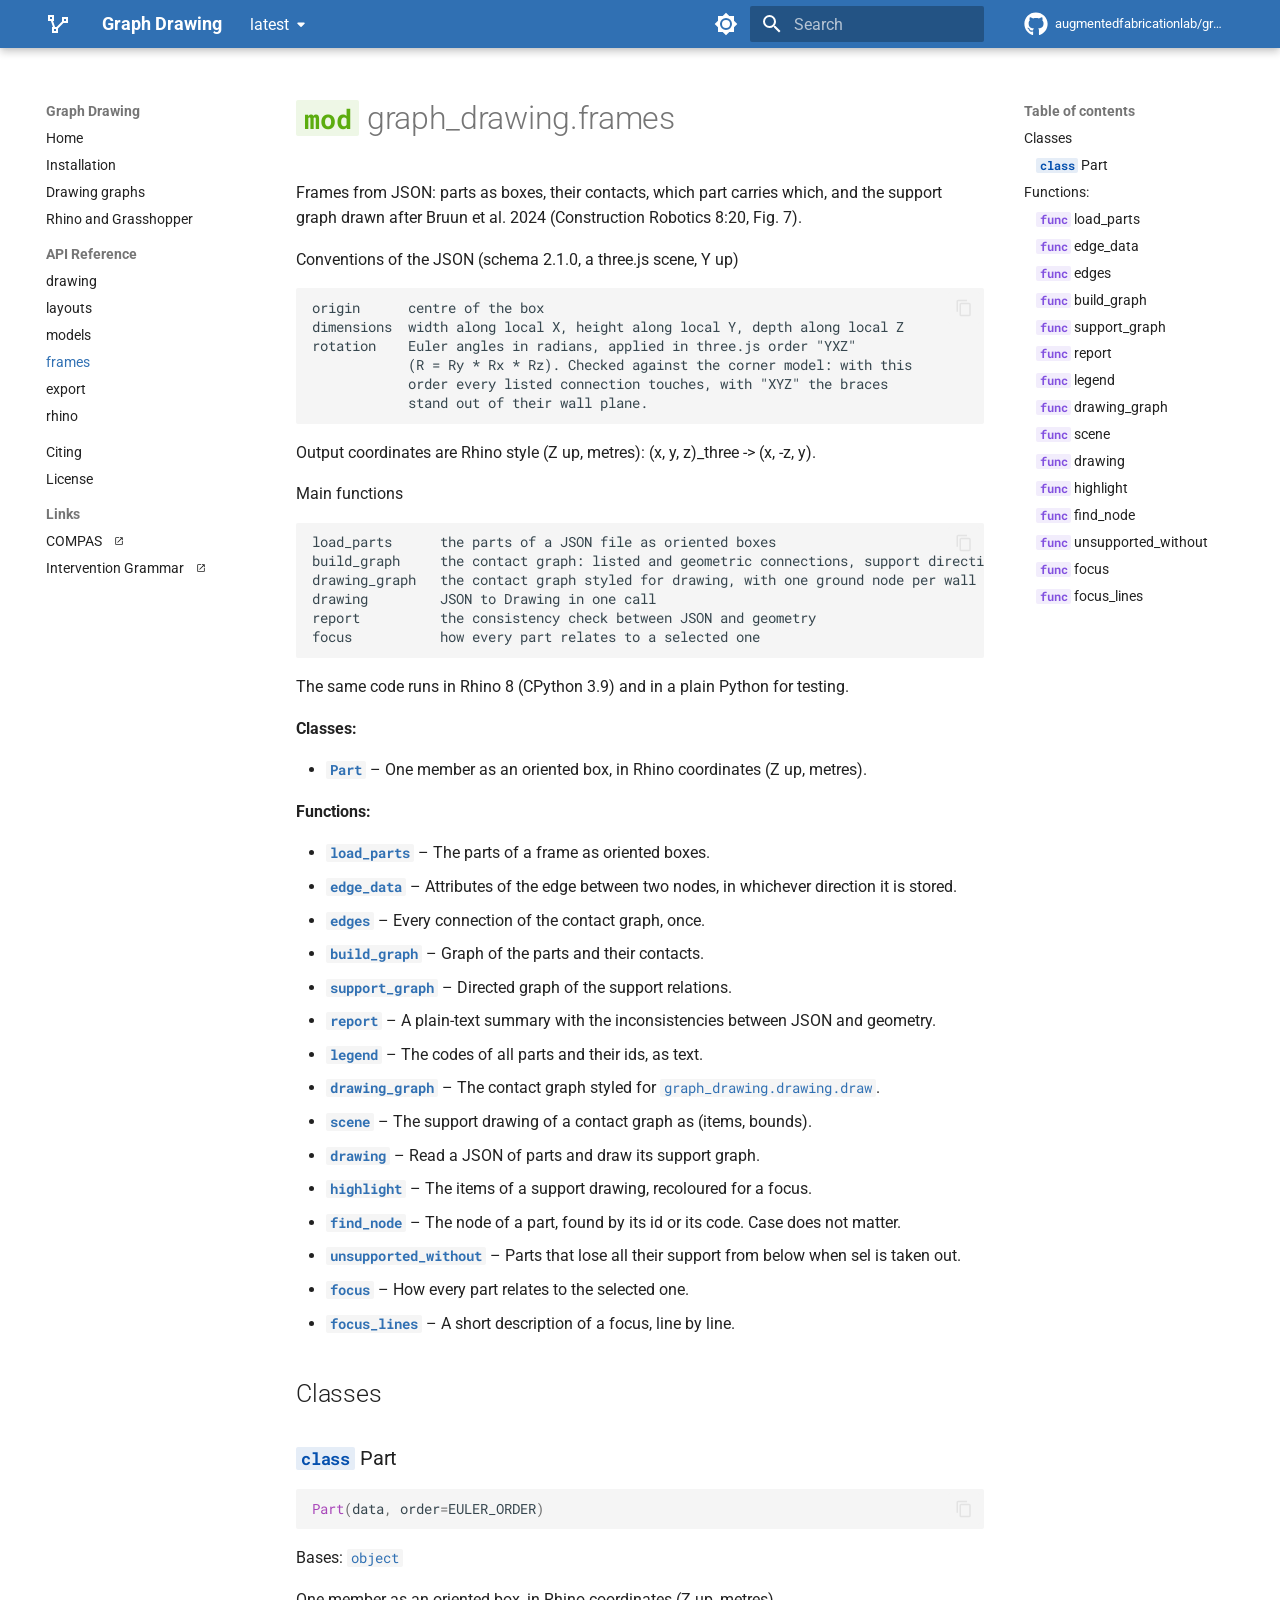
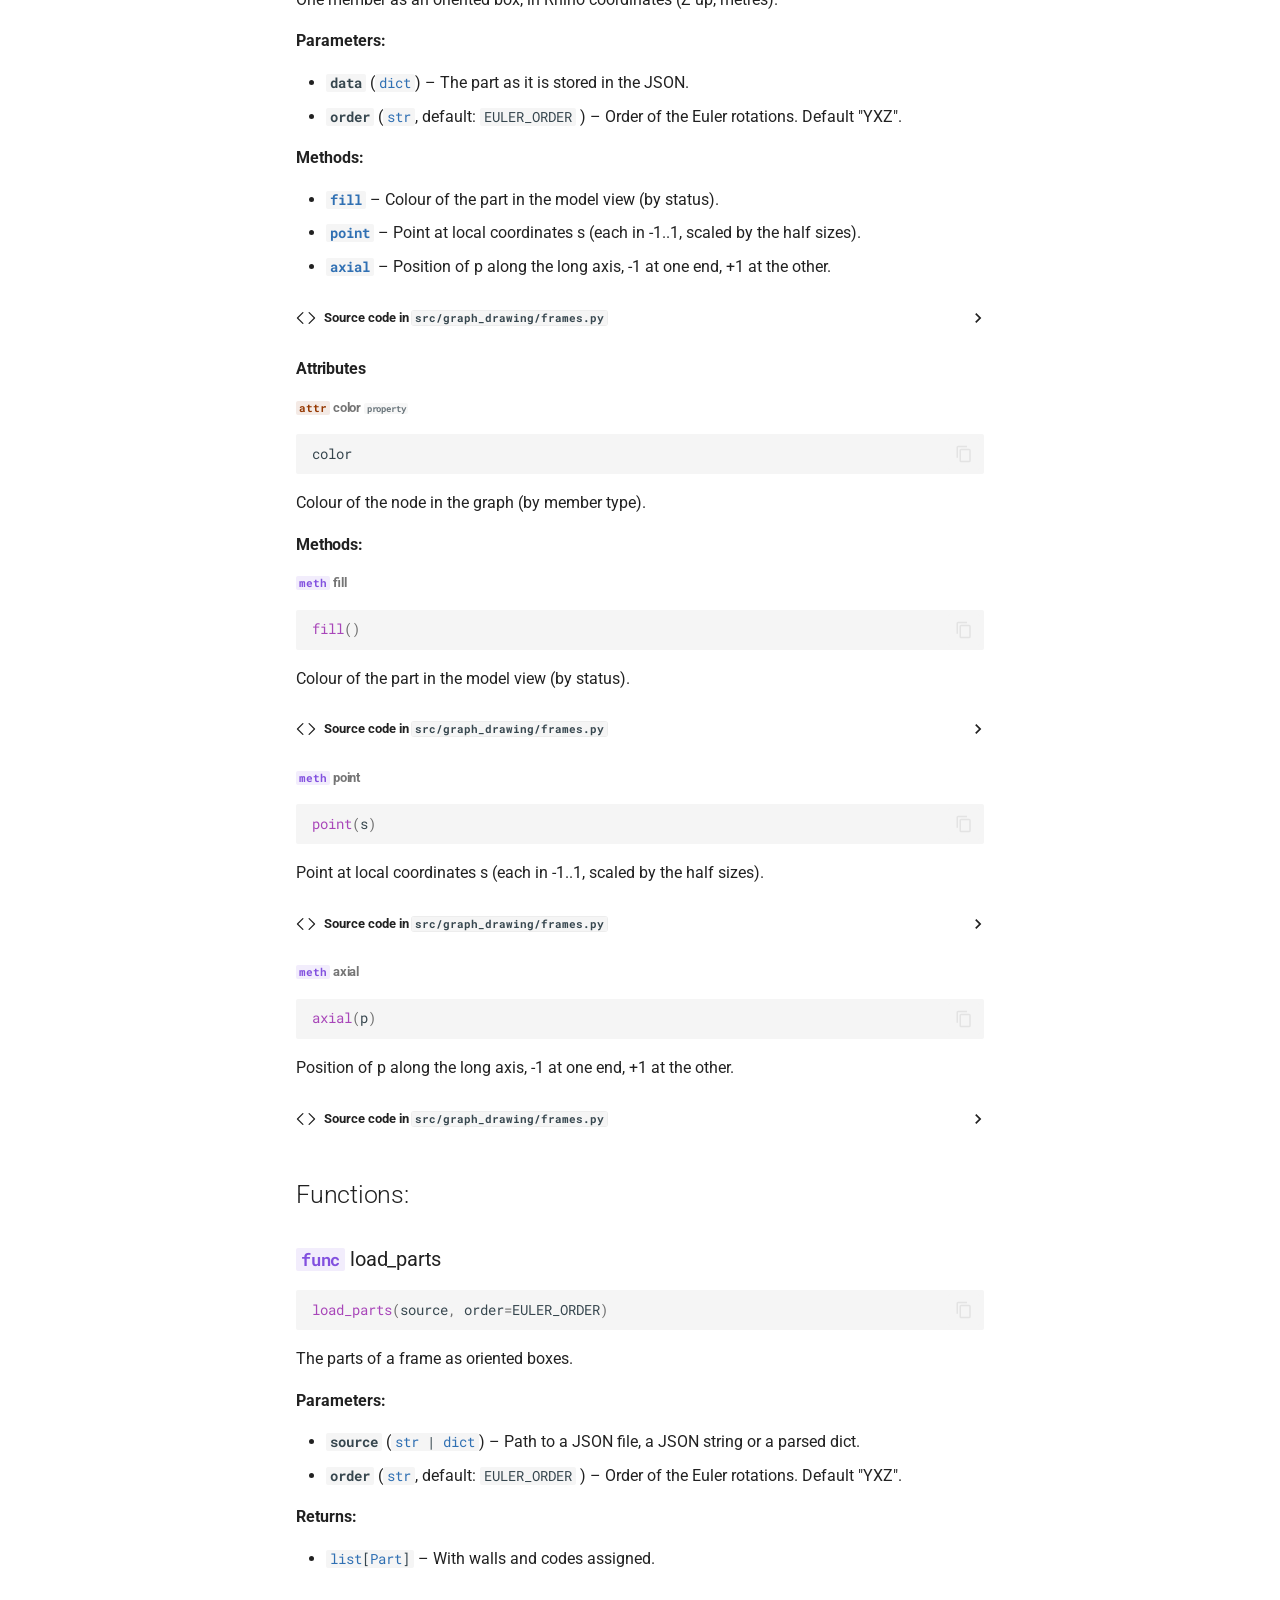
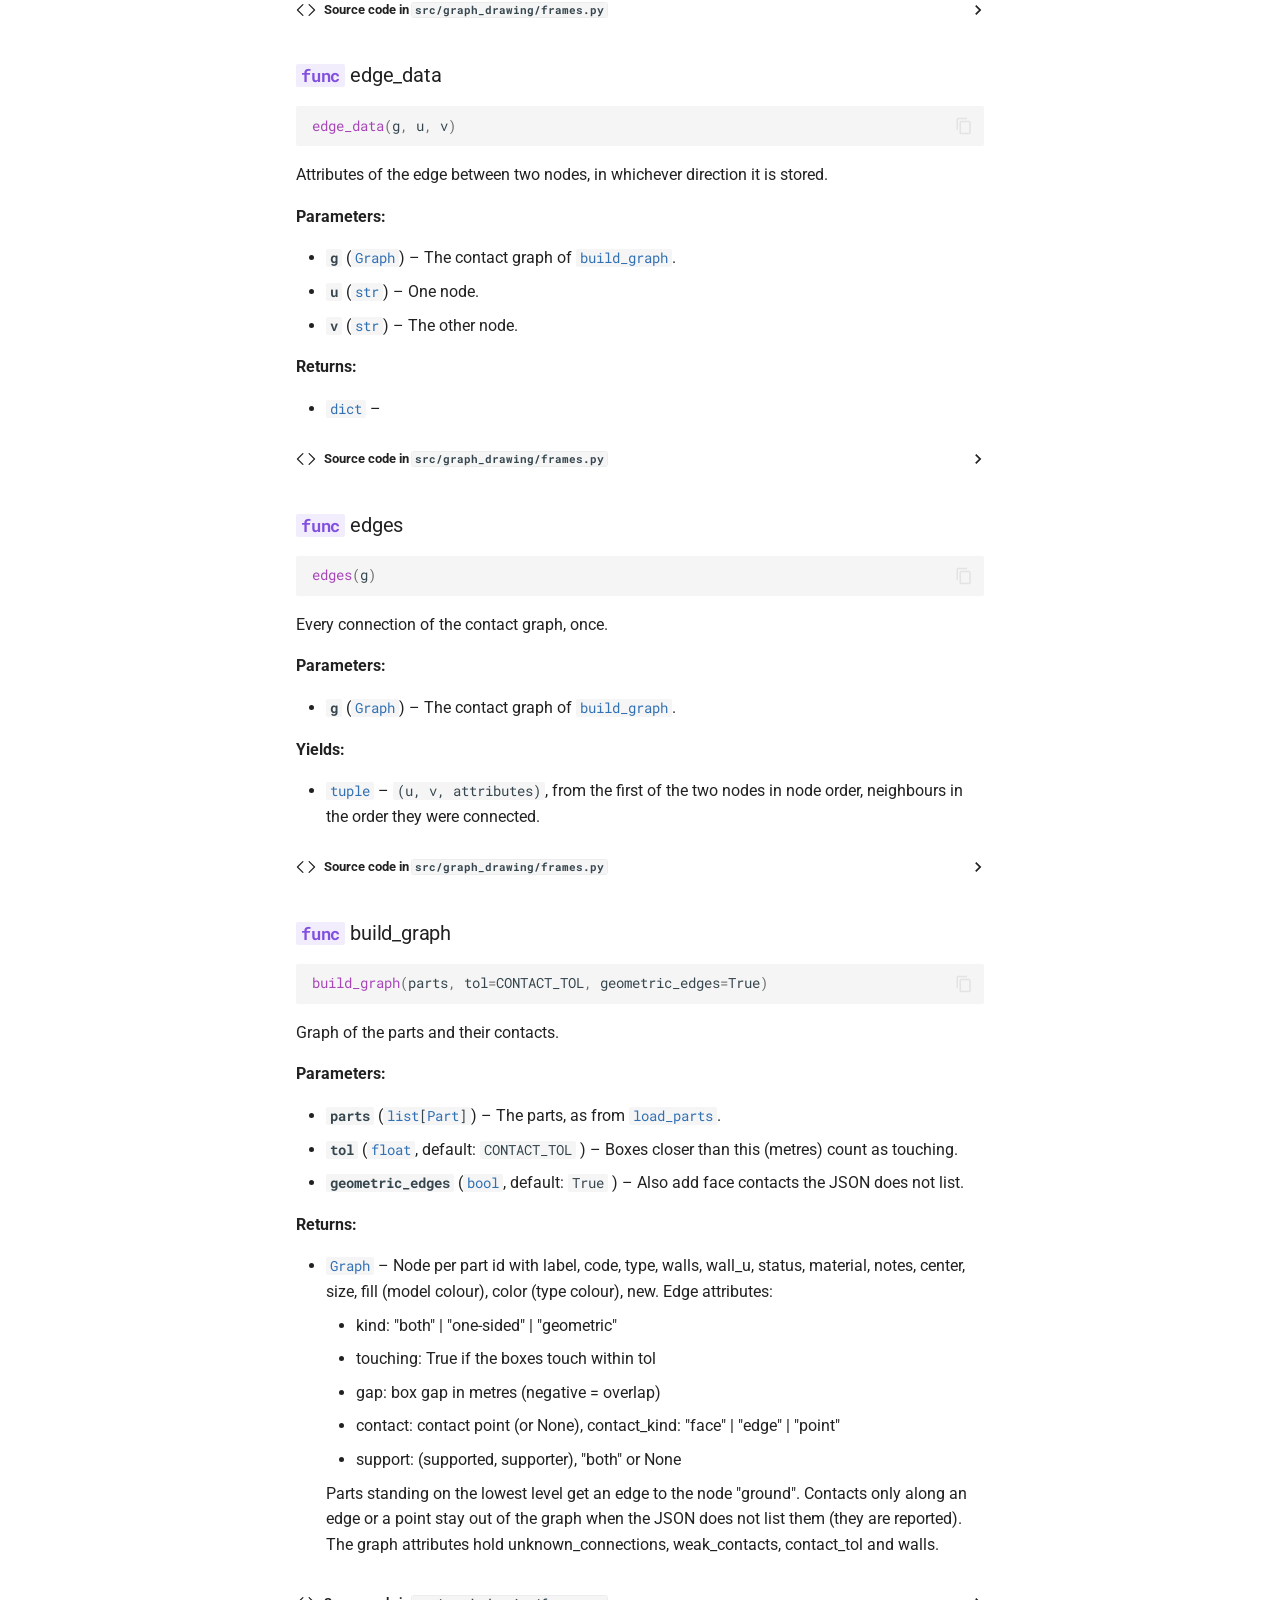
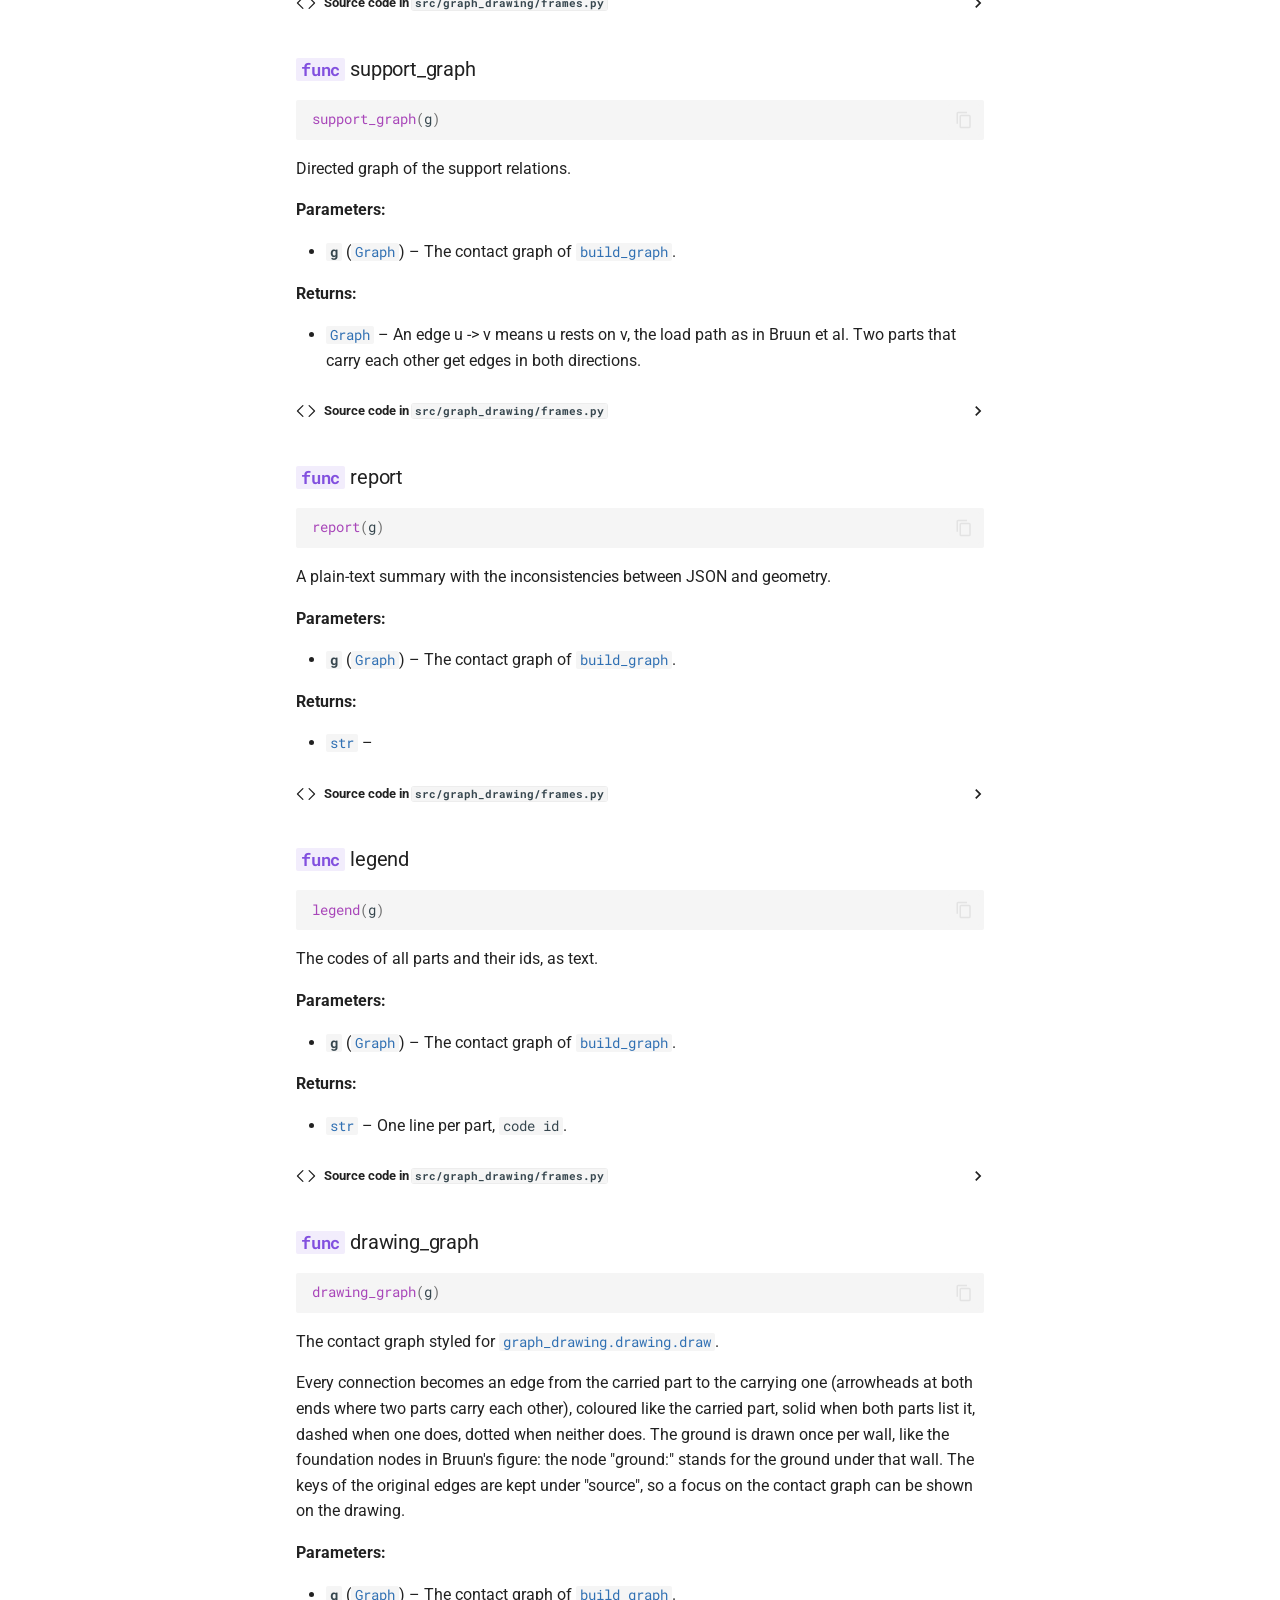
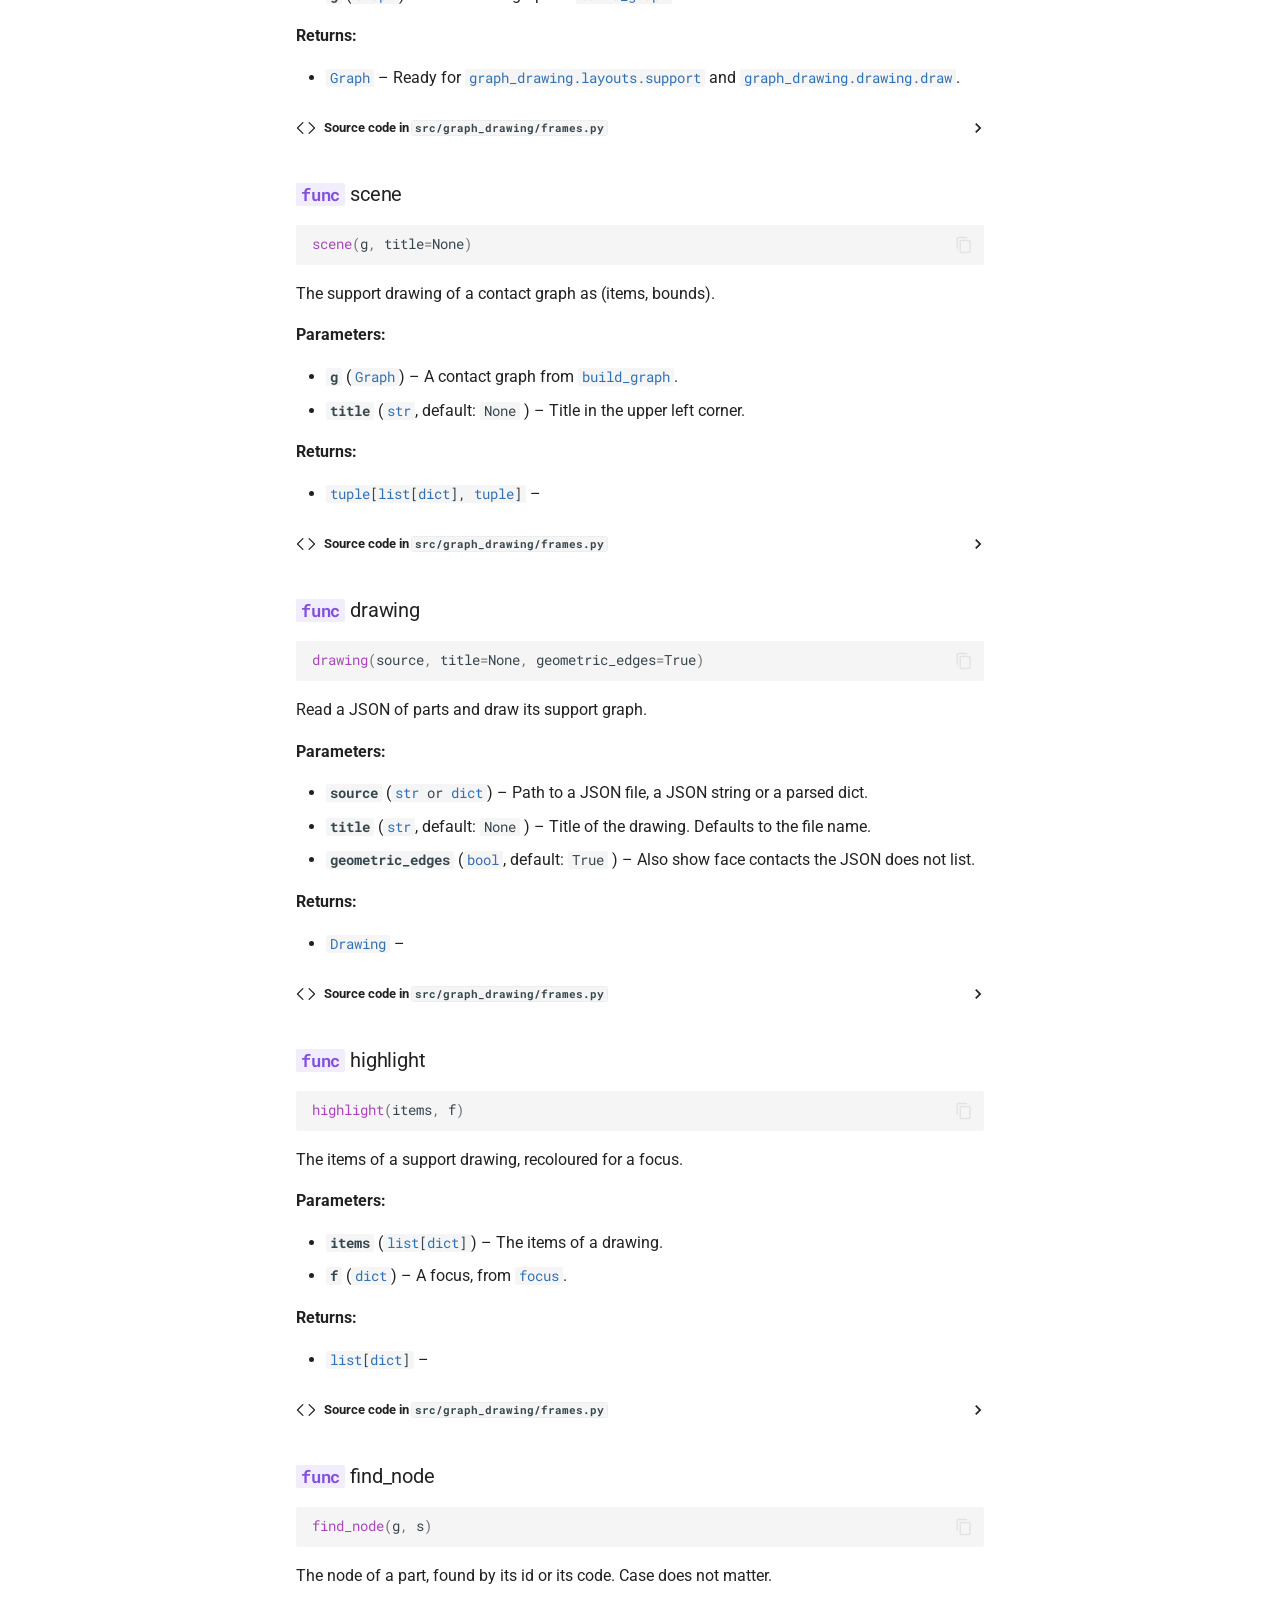
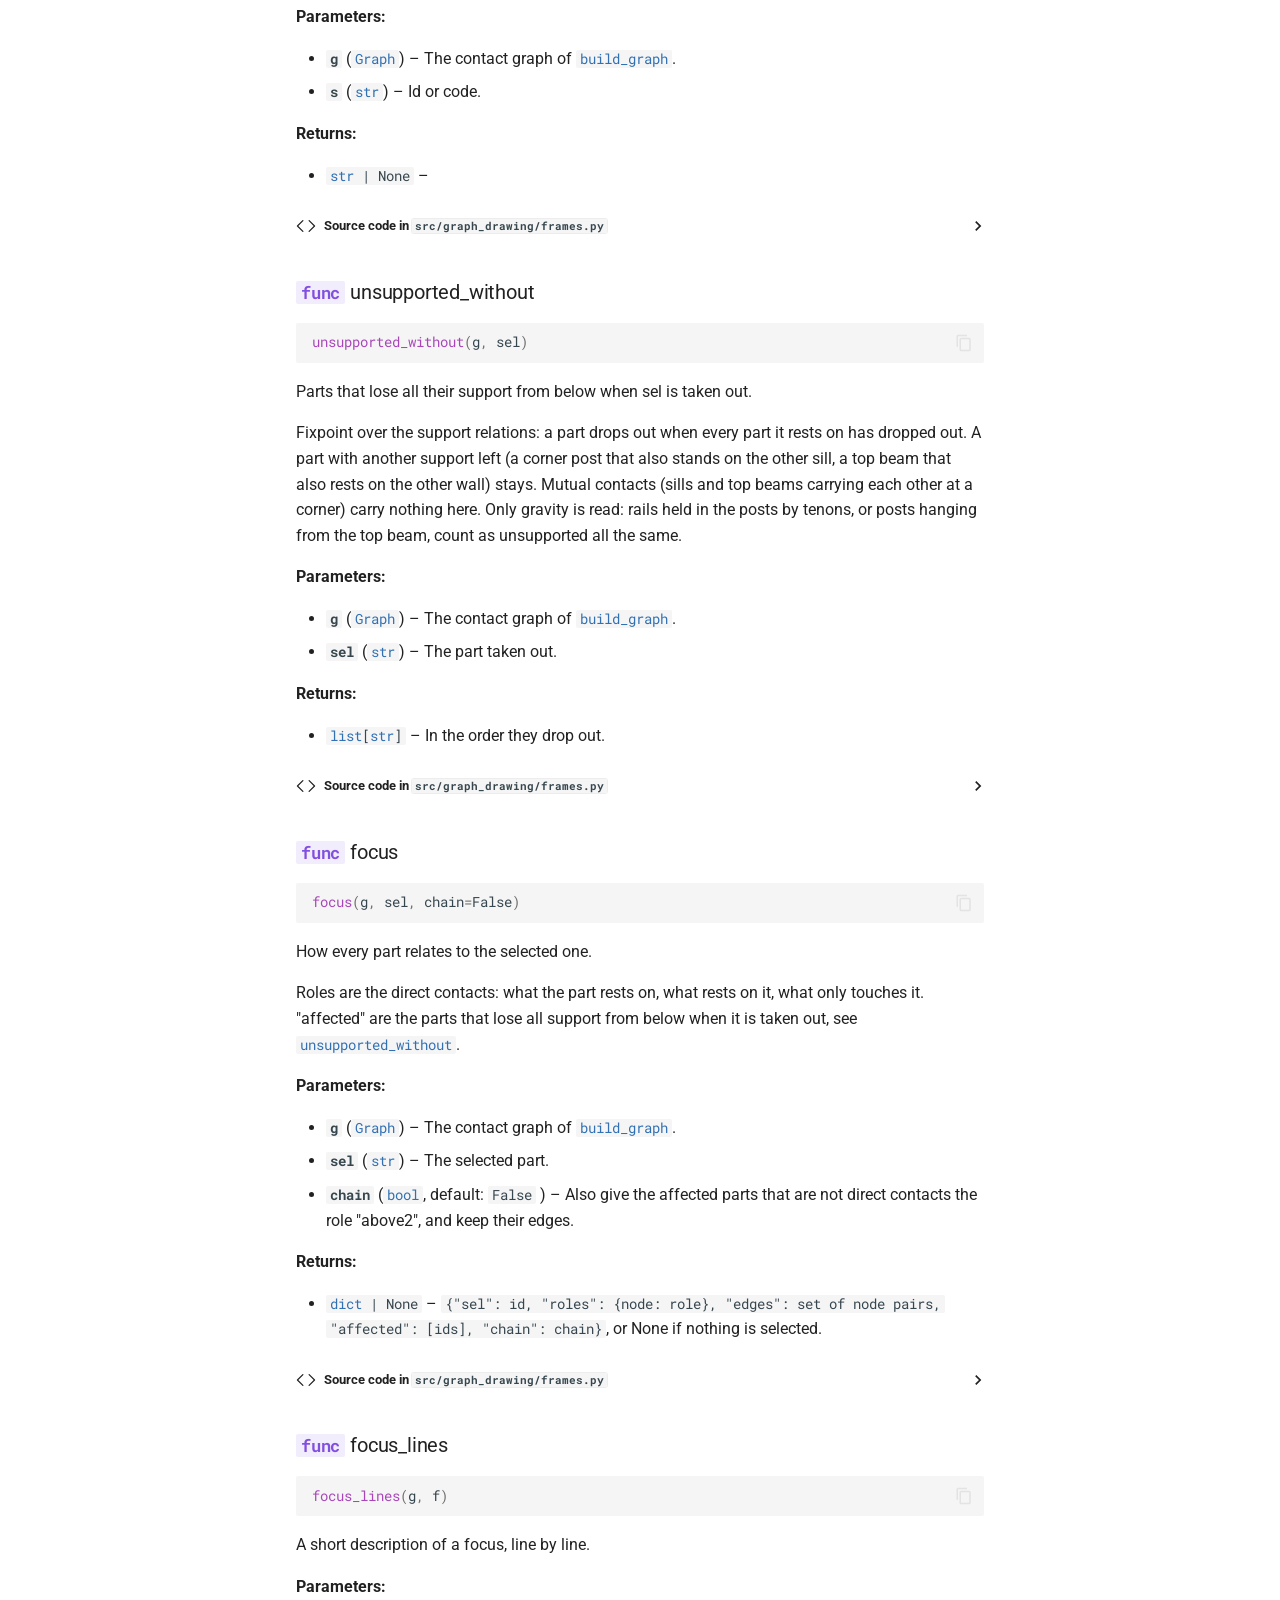
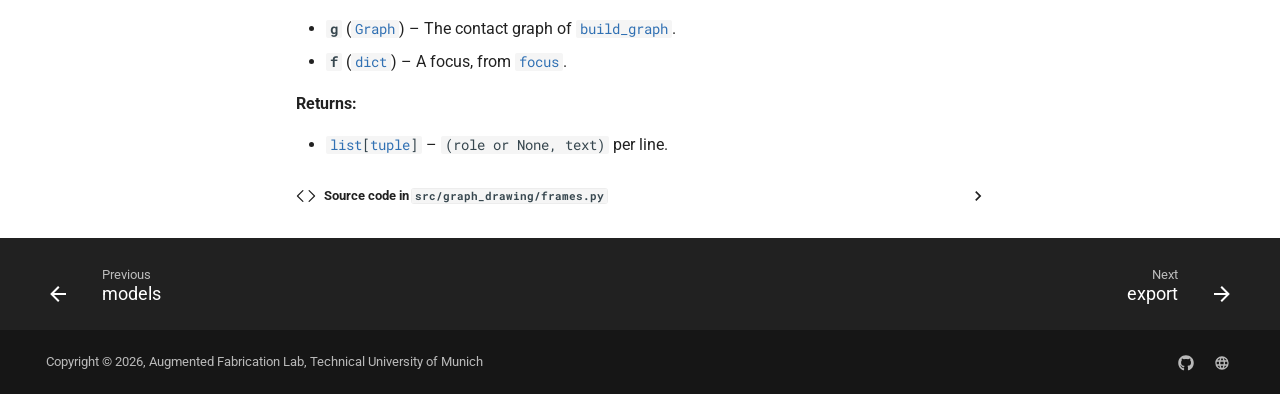
<file: latest/api/graph_drawing.frames/index.html>
<!doctype html>
<html lang="en" class="no-js">
  <head>
    
      <meta charset="utf-8">
      <meta name="viewport" content="width=device-width,initial-scale=1">
      
        <meta name="description" content="Schematic drawings of graphs in Rhino, in Grasshopper, as SVG and as PDF.">
      
      
        <meta name="author" content="Tizian Rein">
      
      
        <link rel="canonical" href="https://augmentedfabricationlab.github.io/graph_drawing/latest/api/graph_drawing.frames/">
      
      
        <link rel="prev" href="../graph_drawing.models/">
      
      
        <link rel="next" href="../graph_drawing.export/">
      
      
        
      
      
      <link rel="icon" href="../../_images/favicon.svg">
      <meta name="generator" content="mkdocs-1.6.1, mkdocs-material-9.7.7">
    
    
      
        <title>frames - Graph Drawing</title>
      
    
    
      <link rel="stylesheet" href="../../assets/stylesheets/main.ec1eaa64.min.css">
      
        
        <link rel="stylesheet" href="../../assets/stylesheets/palette.ab4e12ef.min.css">
      
      


    
    
      
    
    
      
        
        
        <link rel="preconnect" href="https://fonts.gstatic.com" crossorigin>
        <link rel="stylesheet" href="https://fonts.googleapis.com/css?family=Roboto:300,300i,400,400i,700,700i%7CRoboto+Mono:400,400i,700,700i&display=fallback">
        <style>:root{--md-text-font:"Roboto";--md-code-font:"Roboto Mono"}</style>
      
    
    
      <link rel="stylesheet" href="../../assets/_mkdocstrings.css">
    
      <link rel="stylesheet" href="../../assets/stylesheets/custom.css">
    
    <script>__md_scope=new URL("../..",location),__md_hash=e=>[...e].reduce(((e,_)=>(e<<5)-e+_.charCodeAt(0)),0),__md_get=(e,_=localStorage,t=__md_scope)=>JSON.parse(_.getItem(t.pathname+"."+e)),__md_set=(e,_,t=localStorage,a=__md_scope)=>{try{t.setItem(a.pathname+"."+e,JSON.stringify(_))}catch(e){}}</script>
    
      

    
    
  </head>
  
  
    
    
      
    
    
    
    
    <body dir="ltr" data-md-color-scheme="default" data-md-color-primary="custom" data-md-color-accent="custom">
  
    
    <input class="md-toggle" data-md-toggle="drawer" type="checkbox" id="__drawer" autocomplete="off">
    <input class="md-toggle" data-md-toggle="search" type="checkbox" id="__search" autocomplete="off">
    <label class="md-overlay" for="__drawer"></label>
    <div data-md-component="skip">
      
        
        <a href="#graph_drawing.frames" class="md-skip">
          Skip to content
        </a>
      
    </div>
    <div data-md-component="announce">
      
    </div>
    
      <div data-md-color-scheme="default" data-md-component="outdated" hidden>
        
      </div>
    
    
      

  

<header class="md-header md-header--shadow" data-md-component="header">
  <nav class="md-header__inner md-grid" aria-label="Header">
    <a href="https://augmentedfabricationlab.github.io/graph_drawing/" title="Graph Drawing" class="md-header__button md-logo" aria-label="Graph Drawing" data-md-component="logo">
      
  
  <svg xmlns="http://www.w3.org/2000/svg" viewBox="0 0 24 24"><path d="M2 3v6h2.95l2 6H6v6h6v-4.59L17.41 11H22V5h-6v4.57L10.59 15H9.06l-2-6H8V3M4 5h2v2H4m14 0h2v2h-2M8 17h2v2H8Z"/></svg>

    </a>
    <label class="md-header__button md-icon" for="__drawer">
      
      <svg xmlns="http://www.w3.org/2000/svg" viewBox="0 0 24 24"><path d="M3 6h18v2H3zm0 5h18v2H3zm0 5h18v2H3z"/></svg>
    </label>
    <div class="md-header__title" data-md-component="header-title">
      <div class="md-header__ellipsis">
        <div class="md-header__topic">
          <span class="md-ellipsis">
            Graph Drawing
          </span>
        </div>
        <div class="md-header__topic" data-md-component="header-topic">
          <span class="md-ellipsis">
            
              frames
            
          </span>
        </div>
      </div>
    </div>
    
      
        <form class="md-header__option" data-md-component="palette">
  
    
    
    
    <input class="md-option" data-md-color-media="" data-md-color-scheme="default" data-md-color-primary="custom" data-md-color-accent="custom"  aria-label="Switch to dark mode"  type="radio" name="__palette" id="__palette_0">
    
      <label class="md-header__button md-icon" title="Switch to dark mode" for="__palette_1" hidden>
        <svg xmlns="http://www.w3.org/2000/svg" viewBox="0 0 24 24"><path d="M12 8a4 4 0 0 0-4 4 4 4 0 0 0 4 4 4 4 0 0 0 4-4 4 4 0 0 0-4-4m0 10a6 6 0 0 1-6-6 6 6 0 0 1 6-6 6 6 0 0 1 6 6 6 6 0 0 1-6 6m8-9.31V4h-4.69L12 .69 8.69 4H4v4.69L.69 12 4 15.31V20h4.69L12 23.31 15.31 20H20v-4.69L23.31 12z"/></svg>
      </label>
    
  
    
    
    
    <input class="md-option" data-md-color-media="" data-md-color-scheme="slate" data-md-color-primary="custom" data-md-color-accent="custom"  aria-label="Switch to light mode"  type="radio" name="__palette" id="__palette_1">
    
      <label class="md-header__button md-icon" title="Switch to light mode" for="__palette_0" hidden>
        <svg xmlns="http://www.w3.org/2000/svg" viewBox="0 0 24 24"><path d="M12 18c-.89 0-1.74-.2-2.5-.55C11.56 16.5 13 14.42 13 12s-1.44-4.5-3.5-5.45C10.26 6.2 11.11 6 12 6a6 6 0 0 1 6 6 6 6 0 0 1-6 6m8-9.31V4h-4.69L12 .69 8.69 4H4v4.69L.69 12 4 15.31V20h4.69L12 23.31 15.31 20H20v-4.69L23.31 12z"/></svg>
      </label>
    
  
</form>
      
    
    
      <script>var palette=__md_get("__palette");if(palette&&palette.color){if("(prefers-color-scheme)"===palette.color.media){var media=matchMedia("(prefers-color-scheme: light)"),input=document.querySelector(media.matches?"[data-md-color-media='(prefers-color-scheme: light)']":"[data-md-color-media='(prefers-color-scheme: dark)']");palette.color.media=input.getAttribute("data-md-color-media"),palette.color.scheme=input.getAttribute("data-md-color-scheme"),palette.color.primary=input.getAttribute("data-md-color-primary"),palette.color.accent=input.getAttribute("data-md-color-accent")}for(var[key,value]of Object.entries(palette.color))document.body.setAttribute("data-md-color-"+key,value)}</script>
    
    
    
      
      
        <label class="md-header__button md-icon" for="__search">
          
          <svg xmlns="http://www.w3.org/2000/svg" viewBox="0 0 24 24"><path d="M9.5 3A6.5 6.5 0 0 1 16 9.5c0 1.61-.59 3.09-1.56 4.23l.27.27h.79l5 5-1.5 1.5-5-5v-.79l-.27-.27A6.52 6.52 0 0 1 9.5 16 6.5 6.5 0 0 1 3 9.5 6.5 6.5 0 0 1 9.5 3m0 2C7 5 5 7 5 9.5S7 14 9.5 14 14 12 14 9.5 12 5 9.5 5"/></svg>
        </label>
        <div class="md-search" data-md-component="search" role="dialog">
  <label class="md-search__overlay" for="__search"></label>
  <div class="md-search__inner" role="search">
    <form class="md-search__form" name="search">
      <input type="text" class="md-search__input" name="query" aria-label="Search" placeholder="Search" autocapitalize="off" autocorrect="off" autocomplete="off" spellcheck="false" data-md-component="search-query" required>
      <label class="md-search__icon md-icon" for="__search">
        
        <svg xmlns="http://www.w3.org/2000/svg" viewBox="0 0 24 24"><path d="M9.5 3A6.5 6.5 0 0 1 16 9.5c0 1.61-.59 3.09-1.56 4.23l.27.27h.79l5 5-1.5 1.5-5-5v-.79l-.27-.27A6.52 6.52 0 0 1 9.5 16 6.5 6.5 0 0 1 3 9.5 6.5 6.5 0 0 1 9.5 3m0 2C7 5 5 7 5 9.5S7 14 9.5 14 14 12 14 9.5 12 5 9.5 5"/></svg>
        
        <svg xmlns="http://www.w3.org/2000/svg" viewBox="0 0 24 24"><path d="M20 11v2H8l5.5 5.5-1.42 1.42L4.16 12l7.92-7.92L13.5 5.5 8 11z"/></svg>
      </label>
      <nav class="md-search__options" aria-label="Search">
        
        <button type="reset" class="md-search__icon md-icon" title="Clear" aria-label="Clear" tabindex="-1">
          
          <svg xmlns="http://www.w3.org/2000/svg" viewBox="0 0 24 24"><path d="M19 6.41 17.59 5 12 10.59 6.41 5 5 6.41 10.59 12 5 17.59 6.41 19 12 13.41 17.59 19 19 17.59 13.41 12z"/></svg>
        </button>
      </nav>
      
        <div class="md-search__suggest" data-md-component="search-suggest"></div>
      
    </form>
    <div class="md-search__output">
      <div class="md-search__scrollwrap" tabindex="0" data-md-scrollfix>
        <div class="md-search-result" data-md-component="search-result">
          <div class="md-search-result__meta">
            Initializing search
          </div>
          <ol class="md-search-result__list" role="presentation"></ol>
        </div>
      </div>
    </div>
  </div>
</div>
      
    
    
      <div class="md-header__source">
        <a href="https://github.com/augmentedfabricationlab/graph_drawing/" title="Go to repository" class="md-source" data-md-component="source">
  <div class="md-source__icon md-icon">
    
    <svg xmlns="http://www.w3.org/2000/svg" viewBox="0 0 512 512"><!--! Font Awesome Free 7.1.0 by @fontawesome - https://fontawesome.com License - https://fontawesome.com/license/free (Icons: CC BY 4.0, Fonts: SIL OFL 1.1, Code: MIT License) Copyright 2025 Fonticons, Inc.--><path d="M173.9 397.4c0 2-2.3 3.6-5.2 3.6-3.3.3-5.6-1.3-5.6-3.6 0-2 2.3-3.6 5.2-3.6 3-.3 5.6 1.3 5.6 3.6m-31.1-4.5c-.7 2 1.3 4.3 4.3 4.9 2.6 1 5.6 0 6.2-2s-1.3-4.3-4.3-5.2c-2.6-.7-5.5.3-6.2 2.3m44.2-1.7c-2.9.7-4.9 2.6-4.6 4.9.3 2 2.9 3.3 5.9 2.6 2.9-.7 4.9-2.6 4.6-4.6-.3-1.9-3-3.2-5.9-2.9M252.8 8C114.1 8 8 113.3 8 252c0 110.9 69.8 205.8 169.5 239.2 12.8 2.3 17.3-5.6 17.3-12.1 0-6.2-.3-40.4-.3-61.4 0 0-70 15-84.7-29.8 0 0-11.4-29.1-27.8-36.6 0 0-22.9-15.7 1.6-15.4 0 0 24.9 2 38.6 25.8 21.9 38.6 58.6 27.5 72.9 20.9 2.3-16 8.8-27.1 16-33.7-55.9-6.2-112.3-14.3-112.3-110.5 0-27.5 7.6-41.3 23.6-58.9-2.6-6.5-11.1-33.3 2.6-67.9 20.9-6.5 69 27 69 27 20-5.6 41.5-8.5 62.8-8.5s42.8 2.9 62.8 8.5c0 0 48.1-33.6 69-27 13.7 34.7 5.2 61.4 2.6 67.9 16 17.7 25.8 31.5 25.8 58.9 0 96.5-58.9 104.2-114.8 110.5 9.2 7.9 17 22.9 17 46.4 0 33.7-.3 75.4-.3 83.6 0 6.5 4.6 14.4 17.3 12.1C436.2 457.8 504 362.9 504 252 504 113.3 391.5 8 252.8 8M105.2 352.9c-1.3 1-1 3.3.7 5.2 1.6 1.6 3.9 2.3 5.2 1 1.3-1 1-3.3-.7-5.2-1.6-1.6-3.9-2.3-5.2-1m-10.8-8.1c-.7 1.3.3 2.9 2.3 3.9 1.6 1 3.6.7 4.3-.7.7-1.3-.3-2.9-2.3-3.9-2-.6-3.6-.3-4.3.7m32.4 35.6c-1.6 1.3-1 4.3 1.3 6.2 2.3 2.3 5.2 2.6 6.5 1 1.3-1.3.7-4.3-1.3-6.2-2.2-2.3-5.2-2.6-6.5-1m-11.4-14.7c-1.6 1-1.6 3.6 0 5.9s4.3 3.3 5.6 2.3c1.6-1.3 1.6-3.9 0-6.2-1.4-2.3-4-3.3-5.6-2"/></svg>
  </div>
  <div class="md-source__repository">
    augmentedfabricationlab/graph_drawing
  </div>
</a>
      </div>
    
  </nav>
  
</header>
    
    <div class="md-container" data-md-component="container">
      
      
        
          
        
      
      <main class="md-main" data-md-component="main">
        <div class="md-main__inner md-grid">
          
            
              
              <div class="md-sidebar md-sidebar--primary" data-md-component="sidebar" data-md-type="navigation" >
                <div class="md-sidebar__scrollwrap">
                  <div class="md-sidebar__inner">
                    



<nav class="md-nav md-nav--primary" aria-label="Navigation" data-md-level="0">
  <label class="md-nav__title" for="__drawer">
    <a href="https://augmentedfabricationlab.github.io/graph_drawing/" title="Graph Drawing" class="md-nav__button md-logo" aria-label="Graph Drawing" data-md-component="logo">
      
  
  <svg xmlns="http://www.w3.org/2000/svg" viewBox="0 0 24 24"><path d="M2 3v6h2.95l2 6H6v6h6v-4.59L17.41 11H22V5h-6v4.57L10.59 15H9.06l-2-6H8V3M4 5h2v2H4m14 0h2v2h-2M8 17h2v2H8Z"/></svg>

    </a>
    Graph Drawing
  </label>
  
    <div class="md-nav__source">
      <a href="https://github.com/augmentedfabricationlab/graph_drawing/" title="Go to repository" class="md-source" data-md-component="source">
  <div class="md-source__icon md-icon">
    
    <svg xmlns="http://www.w3.org/2000/svg" viewBox="0 0 512 512"><!--! Font Awesome Free 7.1.0 by @fontawesome - https://fontawesome.com License - https://fontawesome.com/license/free (Icons: CC BY 4.0, Fonts: SIL OFL 1.1, Code: MIT License) Copyright 2025 Fonticons, Inc.--><path d="M173.9 397.4c0 2-2.3 3.6-5.2 3.6-3.3.3-5.6-1.3-5.6-3.6 0-2 2.3-3.6 5.2-3.6 3-.3 5.6 1.3 5.6 3.6m-31.1-4.5c-.7 2 1.3 4.3 4.3 4.9 2.6 1 5.6 0 6.2-2s-1.3-4.3-4.3-5.2c-2.6-.7-5.5.3-6.2 2.3m44.2-1.7c-2.9.7-4.9 2.6-4.6 4.9.3 2 2.9 3.3 5.9 2.6 2.9-.7 4.9-2.6 4.6-4.6-.3-1.9-3-3.2-5.9-2.9M252.8 8C114.1 8 8 113.3 8 252c0 110.9 69.8 205.8 169.5 239.2 12.8 2.3 17.3-5.6 17.3-12.1 0-6.2-.3-40.4-.3-61.4 0 0-70 15-84.7-29.8 0 0-11.4-29.1-27.8-36.6 0 0-22.9-15.7 1.6-15.4 0 0 24.9 2 38.6 25.8 21.9 38.6 58.6 27.5 72.9 20.9 2.3-16 8.8-27.1 16-33.7-55.9-6.2-112.3-14.3-112.3-110.5 0-27.5 7.6-41.3 23.6-58.9-2.6-6.5-11.1-33.3 2.6-67.9 20.9-6.5 69 27 69 27 20-5.6 41.5-8.5 62.8-8.5s42.8 2.9 62.8 8.5c0 0 48.1-33.6 69-27 13.7 34.7 5.2 61.4 2.6 67.9 16 17.7 25.8 31.5 25.8 58.9 0 96.5-58.9 104.2-114.8 110.5 9.2 7.9 17 22.9 17 46.4 0 33.7-.3 75.4-.3 83.6 0 6.5 4.6 14.4 17.3 12.1C436.2 457.8 504 362.9 504 252 504 113.3 391.5 8 252.8 8M105.2 352.9c-1.3 1-1 3.3.7 5.2 1.6 1.6 3.9 2.3 5.2 1 1.3-1 1-3.3-.7-5.2-1.6-1.6-3.9-2.3-5.2-1m-10.8-8.1c-.7 1.3.3 2.9 2.3 3.9 1.6 1 3.6.7 4.3-.7.7-1.3-.3-2.9-2.3-3.9-2-.6-3.6-.3-4.3.7m32.4 35.6c-1.6 1.3-1 4.3 1.3 6.2 2.3 2.3 5.2 2.6 6.5 1 1.3-1.3.7-4.3-1.3-6.2-2.2-2.3-5.2-2.6-6.5-1m-11.4-14.7c-1.6 1-1.6 3.6 0 5.9s4.3 3.3 5.6 2.3c1.6-1.3 1.6-3.9 0-6.2-1.4-2.3-4-3.3-5.6-2"/></svg>
  </div>
  <div class="md-source__repository">
    augmentedfabricationlab/graph_drawing
  </div>
</a>
    </div>
  
  <ul class="md-nav__list" data-md-scrollfix>
    
      
      
  
  
  
  
    <li class="md-nav__item">
      <a href="../.." class="md-nav__link">
        
  
  
  <span class="md-ellipsis">
    
  
    Home
  

    
  </span>
  
  

      </a>
    </li>
  

    
      
      
  
  
  
  
    <li class="md-nav__item">
      <a href="../../installation/" class="md-nav__link">
        
  
  
  <span class="md-ellipsis">
    
  
    Installation
  

    
  </span>
  
  

      </a>
    </li>
  

    
      
      
  
  
  
  
    <li class="md-nav__item">
      <a href="../../usage/" class="md-nav__link">
        
  
  
  <span class="md-ellipsis">
    
  
    Drawing graphs
  

    
  </span>
  
  

      </a>
    </li>
  

    
      
      
  
  
  
  
    <li class="md-nav__item">
      <a href="../../rhino/" class="md-nav__link">
        
  
  
  <span class="md-ellipsis">
    
  
    Rhino and Grasshopper
  

    
  </span>
  
  

      </a>
    </li>
  

    
      
      
  
  
    
  
  
  
    
    
      
        
      
        
      
        
      
        
      
        
      
        
      
    
    
    
      
        
        
      
    
    
    <li class="md-nav__item md-nav__item--active md-nav__item--section md-nav__item--nested">
      
        
        
        <input class="md-nav__toggle md-toggle " type="checkbox" id="__nav_5" checked>
        
          
          <label class="md-nav__link" for="__nav_5" id="__nav_5_label" tabindex="">
            
  
  
  <span class="md-ellipsis">
    
  
    API Reference
  

    
  </span>
  
  

            <span class="md-nav__icon md-icon"></span>
          </label>
        
        <nav class="md-nav" data-md-level="1" aria-labelledby="__nav_5_label" aria-expanded="true">
          <label class="md-nav__title" for="__nav_5">
            <span class="md-nav__icon md-icon"></span>
            
  
    API Reference
  

          </label>
          <ul class="md-nav__list" data-md-scrollfix>
            
              
                
  
  
  
  
    <li class="md-nav__item">
      <a href="../graph_drawing.drawing/" class="md-nav__link">
        
  
  
  <span class="md-ellipsis">
    
  
    drawing
  

    
  </span>
  
  

      </a>
    </li>
  

              
            
              
                
  
  
  
  
    <li class="md-nav__item">
      <a href="../graph_drawing.layouts/" class="md-nav__link">
        
  
  
  <span class="md-ellipsis">
    
  
    layouts
  

    
  </span>
  
  

      </a>
    </li>
  

              
            
              
                
  
  
  
  
    <li class="md-nav__item">
      <a href="../graph_drawing.models/" class="md-nav__link">
        
  
  
  <span class="md-ellipsis">
    
  
    models
  

    
  </span>
  
  

      </a>
    </li>
  

              
            
              
                
  
  
    
  
  
  
    <li class="md-nav__item md-nav__item--active">
      
      <input class="md-nav__toggle md-toggle" type="checkbox" id="__toc">
      
      
        
      
      
        <label class="md-nav__link md-nav__link--active" for="__toc">
          
  
  
  <span class="md-ellipsis">
    
  
    frames
  

    
  </span>
  
  

          <span class="md-nav__icon md-icon"></span>
        </label>
      
      <a href="./" class="md-nav__link md-nav__link--active">
        
  
  
  <span class="md-ellipsis">
    
  
    frames
  

    
  </span>
  
  

      </a>
      
        

<nav class="md-nav md-nav--secondary" aria-label="Table of contents">
  
  
  
    
  
  
    <label class="md-nav__title" for="__toc">
      <span class="md-nav__icon md-icon"></span>
      Table of contents
    </label>
    <ul class="md-nav__list" data-md-component="toc" data-md-scrollfix>
      
        <li class="md-nav__item">
  <a href="#graph_drawing.frames-classes" class="md-nav__link">
    <span class="md-ellipsis">
      
        Classes
      
    </span>
  </a>
  
    <nav class="md-nav" aria-label="Classes">
      <ul class="md-nav__list">
        
          <li class="md-nav__item">
  <a href="#graph_drawing.frames.Part" class="md-nav__link">
    <span class="md-ellipsis">
      
        <code class="doc-symbol doc-symbol-toc doc-symbol-class"></code>&nbsp;Part
      
    </span>
  </a>
  
</li>
        
      </ul>
    </nav>
  
</li>
      
        <li class="md-nav__item">
  <a href="#graph_drawing.frames-functions" class="md-nav__link">
    <span class="md-ellipsis">
      
        Functions:
      
    </span>
  </a>
  
    <nav class="md-nav" aria-label="Functions:">
      <ul class="md-nav__list">
        
          <li class="md-nav__item">
  <a href="#graph_drawing.frames.load_parts" class="md-nav__link">
    <span class="md-ellipsis">
      
        <code class="doc-symbol doc-symbol-toc doc-symbol-function"></code>&nbsp;load_parts
      
    </span>
  </a>
  
</li>
        
          <li class="md-nav__item">
  <a href="#graph_drawing.frames.edge_data" class="md-nav__link">
    <span class="md-ellipsis">
      
        <code class="doc-symbol doc-symbol-toc doc-symbol-function"></code>&nbsp;edge_data
      
    </span>
  </a>
  
</li>
        
          <li class="md-nav__item">
  <a href="#graph_drawing.frames.edges" class="md-nav__link">
    <span class="md-ellipsis">
      
        <code class="doc-symbol doc-symbol-toc doc-symbol-function"></code>&nbsp;edges
      
    </span>
  </a>
  
</li>
        
          <li class="md-nav__item">
  <a href="#graph_drawing.frames.build_graph" class="md-nav__link">
    <span class="md-ellipsis">
      
        <code class="doc-symbol doc-symbol-toc doc-symbol-function"></code>&nbsp;build_graph
      
    </span>
  </a>
  
</li>
        
          <li class="md-nav__item">
  <a href="#graph_drawing.frames.support_graph" class="md-nav__link">
    <span class="md-ellipsis">
      
        <code class="doc-symbol doc-symbol-toc doc-symbol-function"></code>&nbsp;support_graph
      
    </span>
  </a>
  
</li>
        
          <li class="md-nav__item">
  <a href="#graph_drawing.frames.report" class="md-nav__link">
    <span class="md-ellipsis">
      
        <code class="doc-symbol doc-symbol-toc doc-symbol-function"></code>&nbsp;report
      
    </span>
  </a>
  
</li>
        
          <li class="md-nav__item">
  <a href="#graph_drawing.frames.legend" class="md-nav__link">
    <span class="md-ellipsis">
      
        <code class="doc-symbol doc-symbol-toc doc-symbol-function"></code>&nbsp;legend
      
    </span>
  </a>
  
</li>
        
          <li class="md-nav__item">
  <a href="#graph_drawing.frames.drawing_graph" class="md-nav__link">
    <span class="md-ellipsis">
      
        <code class="doc-symbol doc-symbol-toc doc-symbol-function"></code>&nbsp;drawing_graph
      
    </span>
  </a>
  
</li>
        
          <li class="md-nav__item">
  <a href="#graph_drawing.frames.scene" class="md-nav__link">
    <span class="md-ellipsis">
      
        <code class="doc-symbol doc-symbol-toc doc-symbol-function"></code>&nbsp;scene
      
    </span>
  </a>
  
</li>
        
          <li class="md-nav__item">
  <a href="#graph_drawing.frames.drawing" class="md-nav__link">
    <span class="md-ellipsis">
      
        <code class="doc-symbol doc-symbol-toc doc-symbol-function"></code>&nbsp;drawing
      
    </span>
  </a>
  
</li>
        
          <li class="md-nav__item">
  <a href="#graph_drawing.frames.highlight" class="md-nav__link">
    <span class="md-ellipsis">
      
        <code class="doc-symbol doc-symbol-toc doc-symbol-function"></code>&nbsp;highlight
      
    </span>
  </a>
  
</li>
        
          <li class="md-nav__item">
  <a href="#graph_drawing.frames.find_node" class="md-nav__link">
    <span class="md-ellipsis">
      
        <code class="doc-symbol doc-symbol-toc doc-symbol-function"></code>&nbsp;find_node
      
    </span>
  </a>
  
</li>
        
          <li class="md-nav__item">
  <a href="#graph_drawing.frames.unsupported_without" class="md-nav__link">
    <span class="md-ellipsis">
      
        <code class="doc-symbol doc-symbol-toc doc-symbol-function"></code>&nbsp;unsupported_without
      
    </span>
  </a>
  
</li>
        
          <li class="md-nav__item">
  <a href="#graph_drawing.frames.focus" class="md-nav__link">
    <span class="md-ellipsis">
      
        <code class="doc-symbol doc-symbol-toc doc-symbol-function"></code>&nbsp;focus
      
    </span>
  </a>
  
</li>
        
          <li class="md-nav__item">
  <a href="#graph_drawing.frames.focus_lines" class="md-nav__link">
    <span class="md-ellipsis">
      
        <code class="doc-symbol doc-symbol-toc doc-symbol-function"></code>&nbsp;focus_lines
      
    </span>
  </a>
  
</li>
        
      </ul>
    </nav>
  
</li>
      
    </ul>
  
</nav>
      
    </li>
  

              
            
              
                
  
  
  
  
    <li class="md-nav__item">
      <a href="../graph_drawing.export/" class="md-nav__link">
        
  
  
  <span class="md-ellipsis">
    
  
    export
  

    
  </span>
  
  

      </a>
    </li>
  

              
            
              
                
  
  
  
  
    <li class="md-nav__item">
      <a href="../graph_drawing.rhino/" class="md-nav__link">
        
  
  
  <span class="md-ellipsis">
    
  
    rhino
  

    
  </span>
  
  

      </a>
    </li>
  

              
            
          </ul>
        </nav>
      
    </li>
  

    
      
      
  
  
  
  
    <li class="md-nav__item">
      <a href="../../citing/" class="md-nav__link">
        
  
  
  <span class="md-ellipsis">
    
  
    Citing
  

    
  </span>
  
  

      </a>
    </li>
  

    
      
      
  
  
  
  
    <li class="md-nav__item">
      <a href="../../license/" class="md-nav__link">
        
  
  
  <span class="md-ellipsis">
    
  
    License
  

    
  </span>
  
  

      </a>
    </li>
  

    
      
      
  
  
  
  
    
    
      
        
      
        
      
    
    
    
      
        
        
      
    
    
    <li class="md-nav__item md-nav__item--section md-nav__item--nested">
      
        
        
        <input class="md-nav__toggle md-toggle " type="checkbox" id="__nav_8" >
        
          
          <label class="md-nav__link" for="__nav_8" id="__nav_8_label" tabindex="">
            
  
  
  <span class="md-ellipsis">
    
  
    Links
  

    
  </span>
  
  

            <span class="md-nav__icon md-icon"></span>
          </label>
        
        <nav class="md-nav" data-md-level="1" aria-labelledby="__nav_8_label" aria-expanded="false">
          <label class="md-nav__title" for="__nav_8">
            <span class="md-nav__icon md-icon"></span>
            
  
    Links
  

          </label>
          <ul class="md-nav__list" data-md-scrollfix>
            
              
                
  
  
  
  
    <li class="md-nav__item">
      <a href="https://compas.dev/" class="md-nav__link">
        
  
  
  <span class="md-ellipsis">
    
  
    COMPAS
  

    
  </span>
  
  

      </a>
    </li>
  

              
            
              
                
  
  
  
  
    <li class="md-nav__item">
      <a href="https://augmentedfabricationlab.github.io/intervention_grammar/" class="md-nav__link">
        
  
  
  <span class="md-ellipsis">
    
  
    Intervention Grammar
  

    
  </span>
  
  

      </a>
    </li>
  

              
            
          </ul>
        </nav>
      
    </li>
  

    
  </ul>
</nav>
                  </div>
                </div>
              </div>
            
            
              
              <div class="md-sidebar md-sidebar--secondary" data-md-component="sidebar" data-md-type="toc" >
                <div class="md-sidebar__scrollwrap">
                  <div class="md-sidebar__inner">
                    

<nav class="md-nav md-nav--secondary" aria-label="Table of contents">
  
  
  
    
  
  
    <label class="md-nav__title" for="__toc">
      <span class="md-nav__icon md-icon"></span>
      Table of contents
    </label>
    <ul class="md-nav__list" data-md-component="toc" data-md-scrollfix>
      
        <li class="md-nav__item">
  <a href="#graph_drawing.frames-classes" class="md-nav__link">
    <span class="md-ellipsis">
      
        Classes
      
    </span>
  </a>
  
    <nav class="md-nav" aria-label="Classes">
      <ul class="md-nav__list">
        
          <li class="md-nav__item">
  <a href="#graph_drawing.frames.Part" class="md-nav__link">
    <span class="md-ellipsis">
      
        <code class="doc-symbol doc-symbol-toc doc-symbol-class"></code>&nbsp;Part
      
    </span>
  </a>
  
</li>
        
      </ul>
    </nav>
  
</li>
      
        <li class="md-nav__item">
  <a href="#graph_drawing.frames-functions" class="md-nav__link">
    <span class="md-ellipsis">
      
        Functions:
      
    </span>
  </a>
  
    <nav class="md-nav" aria-label="Functions:">
      <ul class="md-nav__list">
        
          <li class="md-nav__item">
  <a href="#graph_drawing.frames.load_parts" class="md-nav__link">
    <span class="md-ellipsis">
      
        <code class="doc-symbol doc-symbol-toc doc-symbol-function"></code>&nbsp;load_parts
      
    </span>
  </a>
  
</li>
        
          <li class="md-nav__item">
  <a href="#graph_drawing.frames.edge_data" class="md-nav__link">
    <span class="md-ellipsis">
      
        <code class="doc-symbol doc-symbol-toc doc-symbol-function"></code>&nbsp;edge_data
      
    </span>
  </a>
  
</li>
        
          <li class="md-nav__item">
  <a href="#graph_drawing.frames.edges" class="md-nav__link">
    <span class="md-ellipsis">
      
        <code class="doc-symbol doc-symbol-toc doc-symbol-function"></code>&nbsp;edges
      
    </span>
  </a>
  
</li>
        
          <li class="md-nav__item">
  <a href="#graph_drawing.frames.build_graph" class="md-nav__link">
    <span class="md-ellipsis">
      
        <code class="doc-symbol doc-symbol-toc doc-symbol-function"></code>&nbsp;build_graph
      
    </span>
  </a>
  
</li>
        
          <li class="md-nav__item">
  <a href="#graph_drawing.frames.support_graph" class="md-nav__link">
    <span class="md-ellipsis">
      
        <code class="doc-symbol doc-symbol-toc doc-symbol-function"></code>&nbsp;support_graph
      
    </span>
  </a>
  
</li>
        
          <li class="md-nav__item">
  <a href="#graph_drawing.frames.report" class="md-nav__link">
    <span class="md-ellipsis">
      
        <code class="doc-symbol doc-symbol-toc doc-symbol-function"></code>&nbsp;report
      
    </span>
  </a>
  
</li>
        
          <li class="md-nav__item">
  <a href="#graph_drawing.frames.legend" class="md-nav__link">
    <span class="md-ellipsis">
      
        <code class="doc-symbol doc-symbol-toc doc-symbol-function"></code>&nbsp;legend
      
    </span>
  </a>
  
</li>
        
          <li class="md-nav__item">
  <a href="#graph_drawing.frames.drawing_graph" class="md-nav__link">
    <span class="md-ellipsis">
      
        <code class="doc-symbol doc-symbol-toc doc-symbol-function"></code>&nbsp;drawing_graph
      
    </span>
  </a>
  
</li>
        
          <li class="md-nav__item">
  <a href="#graph_drawing.frames.scene" class="md-nav__link">
    <span class="md-ellipsis">
      
        <code class="doc-symbol doc-symbol-toc doc-symbol-function"></code>&nbsp;scene
      
    </span>
  </a>
  
</li>
        
          <li class="md-nav__item">
  <a href="#graph_drawing.frames.drawing" class="md-nav__link">
    <span class="md-ellipsis">
      
        <code class="doc-symbol doc-symbol-toc doc-symbol-function"></code>&nbsp;drawing
      
    </span>
  </a>
  
</li>
        
          <li class="md-nav__item">
  <a href="#graph_drawing.frames.highlight" class="md-nav__link">
    <span class="md-ellipsis">
      
        <code class="doc-symbol doc-symbol-toc doc-symbol-function"></code>&nbsp;highlight
      
    </span>
  </a>
  
</li>
        
          <li class="md-nav__item">
  <a href="#graph_drawing.frames.find_node" class="md-nav__link">
    <span class="md-ellipsis">
      
        <code class="doc-symbol doc-symbol-toc doc-symbol-function"></code>&nbsp;find_node
      
    </span>
  </a>
  
</li>
        
          <li class="md-nav__item">
  <a href="#graph_drawing.frames.unsupported_without" class="md-nav__link">
    <span class="md-ellipsis">
      
        <code class="doc-symbol doc-symbol-toc doc-symbol-function"></code>&nbsp;unsupported_without
      
    </span>
  </a>
  
</li>
        
          <li class="md-nav__item">
  <a href="#graph_drawing.frames.focus" class="md-nav__link">
    <span class="md-ellipsis">
      
        <code class="doc-symbol doc-symbol-toc doc-symbol-function"></code>&nbsp;focus
      
    </span>
  </a>
  
</li>
        
          <li class="md-nav__item">
  <a href="#graph_drawing.frames.focus_lines" class="md-nav__link">
    <span class="md-ellipsis">
      
        <code class="doc-symbol doc-symbol-toc doc-symbol-function"></code>&nbsp;focus_lines
      
    </span>
  </a>
  
</li>
        
      </ul>
    </nav>
  
</li>
      
    </ul>
  
</nav>
                  </div>
                </div>
              </div>
            
          
          
            <div class="md-content" data-md-component="content">
              
              <article class="md-content__inner md-typeset">
                
                  



<div class="doc doc-object doc-module">



<h1 id="graph_drawing.frames" class="doc doc-heading">
<code class="doc-symbol doc-symbol-heading doc-symbol-module"></code>            <span class="doc doc-object-name doc-module-name">graph_drawing.frames</span>


<a href="#graph_drawing.frames" class="headerlink" title="Permanent link">¤</a></h1>

    <div class="doc doc-contents first">

        <p>Frames from JSON: parts as boxes, their contacts, which part
carries which, and the support graph drawn after Bruun et al. 2024
(Construction Robotics 8:20, Fig. 7).</p>
<p>Conventions of the JSON (schema 2.1.0, a three.js scene, Y up)</p>
<div class="language-text highlight"><pre><span></span><code>origin      centre of the box
dimensions  width along local X, height along local Y, depth along local Z
rotation    Euler angles in radians, applied in three.js order "YXZ"
            (R = Ry * Rx * Rz). Checked against the corner model: with this
            order every listed connection touches, with "XYZ" the braces
            stand out of their wall plane.
</code></pre></div>
<p>Output coordinates are Rhino style (Z up, metres): (x, y, z)_three -&gt; (x, -z, y).</p>
<p>Main functions</p>
<div class="language-text highlight"><pre><span></span><code>load_parts      the parts of a JSON file as oriented boxes
build_graph     the contact graph: listed and geometric connections, support directions
drawing_graph   the contact graph styled for drawing, with one ground node per wall
drawing         JSON to Drawing in one call
report          the consistency check between JSON and geometry
focus           how every part relates to a selected one
</code></pre></div>
<p>The same code runs in Rhino 8 (CPython 3.9) and in a plain Python for testing.</p>








<p><span class="doc-section-title">Classes:</span></p>
    <ul>
        <li class="doc-section-item field-body">
          <b><code><a class="autorefs autorefs-internal" title="            Part (graph_drawing.frames.Part)" href="#graph_drawing.frames.Part">Part</a></code></b>
          –
          <div class="doc-md-description">
            <p>One member as an oriented box, in Rhino coordinates (Z up, metres).</p>
          </div>
        </li>
    </ul>




<p><span class="doc-section-title">Functions:</span></p>
    <ul>
          <li class="doc-section-item field-body">
            <b><code><a class="autorefs autorefs-internal" title="            load_parts (graph_drawing.frames.load_parts)" href="#graph_drawing.frames.load_parts">load_parts</a></code></b>
            –
            <div class="doc-md-description">
              <p>The parts of a frame as oriented boxes.</p>
            </div>
          </li>
          <li class="doc-section-item field-body">
            <b><code><a class="autorefs autorefs-internal" title="            edge_data (graph_drawing.frames.edge_data)" href="#graph_drawing.frames.edge_data">edge_data</a></code></b>
            –
            <div class="doc-md-description">
              <p>Attributes of the edge between two nodes, in whichever direction it is stored.</p>
            </div>
          </li>
          <li class="doc-section-item field-body">
            <b><code><a class="autorefs autorefs-internal" title="            edges (graph_drawing.frames.edges)" href="#graph_drawing.frames.edges">edges</a></code></b>
            –
            <div class="doc-md-description">
              <p>Every connection of the contact graph, once.</p>
            </div>
          </li>
          <li class="doc-section-item field-body">
            <b><code><a class="autorefs autorefs-internal" title="            build_graph (graph_drawing.frames.build_graph)" href="#graph_drawing.frames.build_graph">build_graph</a></code></b>
            –
            <div class="doc-md-description">
              <p>Graph of the parts and their contacts.</p>
            </div>
          </li>
          <li class="doc-section-item field-body">
            <b><code><a class="autorefs autorefs-internal" title="            support_graph (graph_drawing.frames.support_graph)" href="#graph_drawing.frames.support_graph">support_graph</a></code></b>
            –
            <div class="doc-md-description">
              <p>Directed graph of the support relations.</p>
            </div>
          </li>
          <li class="doc-section-item field-body">
            <b><code><a class="autorefs autorefs-internal" title="            report (graph_drawing.frames.report)" href="#graph_drawing.frames.report">report</a></code></b>
            –
            <div class="doc-md-description">
              <p>A plain-text summary with the inconsistencies between JSON and geometry.</p>
            </div>
          </li>
          <li class="doc-section-item field-body">
            <b><code><a class="autorefs autorefs-internal" title="            legend (graph_drawing.frames.legend)" href="#graph_drawing.frames.legend">legend</a></code></b>
            –
            <div class="doc-md-description">
              <p>The codes of all parts and their ids, as text.</p>
            </div>
          </li>
          <li class="doc-section-item field-body">
            <b><code><a class="autorefs autorefs-internal" title="            drawing_graph (graph_drawing.frames.drawing_graph)" href="#graph_drawing.frames.drawing_graph">drawing_graph</a></code></b>
            –
            <div class="doc-md-description">
              <p>The contact graph styled for <a class="autorefs autorefs-internal" title="            draw" href="../graph_drawing.drawing/#graph_drawing.drawing.draw"><code>graph_drawing.drawing.draw</code></a>.</p>
            </div>
          </li>
          <li class="doc-section-item field-body">
            <b><code><a class="autorefs autorefs-internal" title="            scene (graph_drawing.frames.scene)" href="#graph_drawing.frames.scene">scene</a></code></b>
            –
            <div class="doc-md-description">
              <p>The support drawing of a contact graph as (items, bounds).</p>
            </div>
          </li>
          <li class="doc-section-item field-body">
            <b><code><a class="autorefs autorefs-internal" title="            drawing (graph_drawing.frames.drawing)" href="#graph_drawing.frames.drawing">drawing</a></code></b>
            –
            <div class="doc-md-description">
              <p>Read a JSON of parts and draw its support graph.</p>
            </div>
          </li>
          <li class="doc-section-item field-body">
            <b><code><a class="autorefs autorefs-internal" title="            highlight (graph_drawing.frames.highlight)" href="#graph_drawing.frames.highlight">highlight</a></code></b>
            –
            <div class="doc-md-description">
              <p>The items of a support drawing, recoloured for a focus.</p>
            </div>
          </li>
          <li class="doc-section-item field-body">
            <b><code><a class="autorefs autorefs-internal" title="            find_node (graph_drawing.frames.find_node)" href="#graph_drawing.frames.find_node">find_node</a></code></b>
            –
            <div class="doc-md-description">
              <p>The node of a part, found by its id or its code. Case does not matter.</p>
            </div>
          </li>
          <li class="doc-section-item field-body">
            <b><code><a class="autorefs autorefs-internal" title="            unsupported_without (graph_drawing.frames.unsupported_without)" href="#graph_drawing.frames.unsupported_without">unsupported_without</a></code></b>
            –
            <div class="doc-md-description">
              <p>Parts that lose all their support from below when sel is taken out.</p>
            </div>
          </li>
          <li class="doc-section-item field-body">
            <b><code><a class="autorefs autorefs-internal" title="            focus (graph_drawing.frames.focus)" href="#graph_drawing.frames.focus">focus</a></code></b>
            –
            <div class="doc-md-description">
              <p>How every part relates to the selected one.</p>
            </div>
          </li>
          <li class="doc-section-item field-body">
            <b><code><a class="autorefs autorefs-internal" title="            focus_lines (graph_drawing.frames.focus_lines)" href="#graph_drawing.frames.focus_lines">focus_lines</a></code></b>
            –
            <div class="doc-md-description">
              <p>A short description of a focus, line by line.</p>
            </div>
          </li>
    </ul>




<div class="doc doc-children">







<h2 id="graph_drawing.frames-classes">Classes<a href="#graph_drawing.frames-classes" class="headerlink" title="Permanent link">¤</a></h2>

<div class="doc doc-object doc-class">



<h3 id="graph_drawing.frames.Part" class="doc doc-heading">
<code class="doc-symbol doc-symbol-heading doc-symbol-class"></code>            <span class="doc doc-object-name doc-class-name">Part</span>


<a href="#graph_drawing.frames.Part" class="headerlink" title="Permanent link">¤</a></h3>
<div class="language-python doc-signature highlight"><pre><span></span><code><a id="__codelineno-0-1" name="__codelineno-0-1" href="#__codelineno-0-1"></a><span class="nf">Part</span><span class="p">(</span><span class="n">data</span><span class="p">,</span> <span class="n">order</span><span class="o">=</span><span class="n"><span title="graph_drawing.frames.EULER_ORDER">EULER_ORDER</span></span><span class="p">)</span>
</code></pre></div>

    <div class="doc doc-contents ">
            <p class="doc doc-class-bases">
              Bases: <code><a class="autorefs autorefs-external" href="https://docs.python.org/3/builtins/functions.html#object">object</a></code></p>



        <p>One member as an oriented box, in Rhino coordinates (Z up, metres).</p>


<p><span class="doc-section-title">Parameters:</span></p>
    <ul>
        <li class="doc-section-item field-body">
            <b><code>data</code></b>
              (<code><a class="autorefs autorefs-external" href="https://docs.python.org/3/builtins/stdtypes.html#dict">dict</a></code>)
          –
          <div class="doc-md-description">
            <p>The part as it is stored in the JSON.</p>
          </div>
        </li>
        <li class="doc-section-item field-body">
            <b><code>order</code></b>
              (<code><a class="autorefs autorefs-external" href="https://docs.python.org/3/builtins/stdtypes.html#str">str</a></code>, default:
                  <code><span title="graph_drawing.frames.EULER_ORDER">EULER_ORDER</span></code>
)
          –
          <div class="doc-md-description">
            <p>Order of the Euler rotations. Default "YXZ".</p>
          </div>
        </li>
    </ul>










<p><span class="doc-section-title">Methods:</span></p>
    <ul>
          <li class="doc-section-item field-body">
            <b><code><a class="autorefs autorefs-internal" title="            fill (graph_drawing.frames.Part.fill)" href="#graph_drawing.frames.Part.fill">fill</a></code></b>
            –
            <div class="doc-md-description">
              <p>Colour of the part in the model view (by status).</p>
            </div>
          </li>
          <li class="doc-section-item field-body">
            <b><code><a class="autorefs autorefs-internal" title="            point (graph_drawing.frames.Part.point)" href="#graph_drawing.frames.Part.point">point</a></code></b>
            –
            <div class="doc-md-description">
              <p>Point at local coordinates s (each in -1..1, scaled by the half sizes).</p>
            </div>
          </li>
          <li class="doc-section-item field-body">
            <b><code><a class="autorefs autorefs-internal" title="            axial (graph_drawing.frames.Part.axial)" href="#graph_drawing.frames.Part.axial">axial</a></code></b>
            –
            <div class="doc-md-description">
              <p>Position of p along the long axis, -1 at one end, +1 at the other.</p>
            </div>
          </li>
    </ul>


                  <details class="mkdocstrings-source">
                    <summary>Source code in <code>src/graph_drawing/frames.py</code></summary>
                    <div class="language-python highlight"><table class="highlighttable"><tr><td class="linenos"><div class="linenodiv"><pre><span></span><span class="normal"><a href="#graph_drawing.frames.Part--source--__codelineno-0-198">198</a></span>
<span class="normal"><a href="#graph_drawing.frames.Part--source--__codelineno-0-199">199</a></span>
<span class="normal"><a href="#graph_drawing.frames.Part--source--__codelineno-0-200">200</a></span>
<span class="normal"><a href="#graph_drawing.frames.Part--source--__codelineno-0-201">201</a></span>
<span class="normal"><a href="#graph_drawing.frames.Part--source--__codelineno-0-202">202</a></span>
<span class="normal"><a href="#graph_drawing.frames.Part--source--__codelineno-0-203">203</a></span>
<span class="normal"><a href="#graph_drawing.frames.Part--source--__codelineno-0-204">204</a></span>
<span class="normal"><a href="#graph_drawing.frames.Part--source--__codelineno-0-205">205</a></span>
<span class="normal"><a href="#graph_drawing.frames.Part--source--__codelineno-0-206">206</a></span>
<span class="normal"><a href="#graph_drawing.frames.Part--source--__codelineno-0-207">207</a></span>
<span class="normal"><a href="#graph_drawing.frames.Part--source--__codelineno-0-208">208</a></span>
<span class="normal"><a href="#graph_drawing.frames.Part--source--__codelineno-0-209">209</a></span>
<span class="normal"><a href="#graph_drawing.frames.Part--source--__codelineno-0-210">210</a></span>
<span class="normal"><a href="#graph_drawing.frames.Part--source--__codelineno-0-211">211</a></span>
<span class="normal"><a href="#graph_drawing.frames.Part--source--__codelineno-0-212">212</a></span>
<span class="normal"><a href="#graph_drawing.frames.Part--source--__codelineno-0-213">213</a></span>
<span class="normal"><a href="#graph_drawing.frames.Part--source--__codelineno-0-214">214</a></span>
<span class="normal"><a href="#graph_drawing.frames.Part--source--__codelineno-0-215">215</a></span>
<span class="normal"><a href="#graph_drawing.frames.Part--source--__codelineno-0-216">216</a></span>
<span class="normal"><a href="#graph_drawing.frames.Part--source--__codelineno-0-217">217</a></span>
<span class="normal"><a href="#graph_drawing.frames.Part--source--__codelineno-0-218">218</a></span></pre></div></td><td class="code"><div><pre><span></span><code><a id="graph_drawing.frames.Part--source--__codelineno-0-198" name="graph_drawing.frames.Part--source--__codelineno-0-198"></a><span class="k">def</span><span class="w"> </span><span class="fm">__init__</span><span class="p">(</span><span class="bp">self</span><span class="p">,</span> <span class="n">data</span><span class="p">,</span> <span class="n">order</span><span class="o">=</span><span class="n">EULER_ORDER</span><span class="p">):</span>
<a id="graph_drawing.frames.Part--source--__codelineno-0-199" name="graph_drawing.frames.Part--source--__codelineno-0-199"></a>    <span class="bp">self</span><span class="o">.</span><span class="n">data</span> <span class="o">=</span> <span class="n">data</span>
<a id="graph_drawing.frames.Part--source--__codelineno-0-200" name="graph_drawing.frames.Part--source--__codelineno-0-200"></a>    <span class="bp">self</span><span class="o">.</span><span class="n">id</span> <span class="o">=</span> <span class="n">data</span><span class="p">[</span><span class="s2">"id"</span><span class="p">]</span>
<a id="graph_drawing.frames.Part--source--__codelineno-0-201" name="graph_drawing.frames.Part--source--__codelineno-0-201"></a>    <span class="bp">self</span><span class="o">.</span><span class="n">label</span> <span class="o">=</span> <span class="n">data</span><span class="o">.</span><span class="n">get</span><span class="p">(</span><span class="s2">"label"</span><span class="p">)</span> <span class="ow">or</span> <span class="bp">self</span><span class="o">.</span><span class="n">id</span>
<a id="graph_drawing.frames.Part--source--__codelineno-0-202" name="graph_drawing.frames.Part--source--__codelineno-0-202"></a>    <span class="bp">self</span><span class="o">.</span><span class="n">status</span> <span class="o">=</span> <span class="p">(</span><span class="n">data</span><span class="o">.</span><span class="n">get</span><span class="p">(</span><span class="s2">"status"</span><span class="p">)</span> <span class="ow">or</span> <span class="s2">"intact"</span><span class="p">)</span><span class="o">.</span><span class="n">lower</span><span class="p">()</span>
<a id="graph_drawing.frames.Part--source--__codelineno-0-203" name="graph_drawing.frames.Part--source--__codelineno-0-203"></a>    <span class="bp">self</span><span class="o">.</span><span class="n">material</span> <span class="o">=</span> <span class="n">data</span><span class="o">.</span><span class="n">get</span><span class="p">(</span><span class="s2">"material"</span><span class="p">)</span> <span class="ow">or</span> <span class="s2">""</span>
<a id="graph_drawing.frames.Part--source--__codelineno-0-204" name="graph_drawing.frames.Part--source--__codelineno-0-204"></a>    <span class="bp">self</span><span class="o">.</span><span class="n">notes</span> <span class="o">=</span> <span class="n">data</span><span class="o">.</span><span class="n">get</span><span class="p">(</span><span class="s2">"notes"</span><span class="p">)</span> <span class="ow">or</span> <span class="s2">""</span>
<a id="graph_drawing.frames.Part--source--__codelineno-0-205" name="graph_drawing.frames.Part--source--__codelineno-0-205"></a>    <span class="bp">self</span><span class="o">.</span><span class="n">connections</span> <span class="o">=</span> <span class="nb">list</span><span class="p">(</span><span class="n">data</span><span class="o">.</span><span class="n">get</span><span class="p">(</span><span class="s2">"connections"</span><span class="p">)</span> <span class="ow">or</span> <span class="p">[])</span>
<a id="graph_drawing.frames.Part--source--__codelineno-0-206" name="graph_drawing.frames.Part--source--__codelineno-0-206"></a>    <span class="bp">self</span><span class="o">.</span><span class="n">type</span> <span class="o">=</span> <span class="n">member_type</span><span class="p">(</span><span class="bp">self</span><span class="o">.</span><span class="n">id</span><span class="p">,</span> <span class="bp">self</span><span class="o">.</span><span class="n">label</span><span class="p">)</span>
<a id="graph_drawing.frames.Part--source--__codelineno-0-207" name="graph_drawing.frames.Part--source--__codelineno-0-207"></a>    <span class="n">o</span><span class="p">,</span> <span class="n">d</span><span class="p">,</span> <span class="n">r</span> <span class="o">=</span> <span class="n">data</span><span class="p">[</span><span class="s2">"origin"</span><span class="p">],</span> <span class="n">data</span><span class="p">[</span><span class="s2">"dimensions"</span><span class="p">],</span> <span class="n">data</span><span class="o">.</span><span class="n">get</span><span class="p">(</span><span class="s2">"rotation"</span><span class="p">)</span> <span class="ow">or</span> <span class="p">{}</span>
<a id="graph_drawing.frames.Part--source--__codelineno-0-208" name="graph_drawing.frames.Part--source--__codelineno-0-208"></a>    <span class="n">m</span> <span class="o">=</span> <span class="n">euler_matrix</span><span class="p">(</span><span class="n">r</span><span class="o">.</span><span class="n">get</span><span class="p">(</span><span class="s2">"x"</span><span class="p">,</span> <span class="mf">0.0</span><span class="p">),</span> <span class="n">r</span><span class="o">.</span><span class="n">get</span><span class="p">(</span><span class="s2">"y"</span><span class="p">,</span> <span class="mf">0.0</span><span class="p">),</span> <span class="n">r</span><span class="o">.</span><span class="n">get</span><span class="p">(</span><span class="s2">"z"</span><span class="p">,</span> <span class="mf">0.0</span><span class="p">),</span> <span class="n">order</span><span class="p">)</span>
<a id="graph_drawing.frames.Part--source--__codelineno-0-209" name="graph_drawing.frames.Part--source--__codelineno-0-209"></a>    <span class="n">cols</span> <span class="o">=</span> <span class="p">[(</span><span class="n">m</span><span class="p">[</span><span class="mi">0</span><span class="p">][</span><span class="n">i</span><span class="p">],</span> <span class="n">m</span><span class="p">[</span><span class="mi">1</span><span class="p">][</span><span class="n">i</span><span class="p">],</span> <span class="n">m</span><span class="p">[</span><span class="mi">2</span><span class="p">][</span><span class="n">i</span><span class="p">])</span> <span class="k">for</span> <span class="n">i</span> <span class="ow">in</span> <span class="nb">range</span><span class="p">(</span><span class="mi">3</span><span class="p">)]</span>
<a id="graph_drawing.frames.Part--source--__codelineno-0-210" name="graph_drawing.frames.Part--source--__codelineno-0-210"></a>    <span class="bp">self</span><span class="o">.</span><span class="n">center</span> <span class="o">=</span> <span class="n">_yup_to_zup</span><span class="p">((</span><span class="n">o</span><span class="p">[</span><span class="s2">"x"</span><span class="p">],</span> <span class="n">o</span><span class="p">[</span><span class="s2">"y"</span><span class="p">],</span> <span class="n">o</span><span class="p">[</span><span class="s2">"z"</span><span class="p">]))</span>
<a id="graph_drawing.frames.Part--source--__codelineno-0-211" name="graph_drawing.frames.Part--source--__codelineno-0-211"></a>    <span class="bp">self</span><span class="o">.</span><span class="n">axes</span> <span class="o">=</span> <span class="p">[</span><span class="n">_yup_to_zup</span><span class="p">(</span><span class="n">c</span><span class="p">)</span> <span class="k">for</span> <span class="n">c</span> <span class="ow">in</span> <span class="n">cols</span><span class="p">]</span>  <span class="c1"># local X, Y, Z</span>
<a id="graph_drawing.frames.Part--source--__codelineno-0-212" name="graph_drawing.frames.Part--source--__codelineno-0-212"></a>    <span class="bp">self</span><span class="o">.</span><span class="n">size</span> <span class="o">=</span> <span class="p">(</span><span class="n">d</span><span class="p">[</span><span class="s2">"width"</span><span class="p">],</span> <span class="n">d</span><span class="p">[</span><span class="s2">"height"</span><span class="p">],</span> <span class="n">d</span><span class="p">[</span><span class="s2">"depth"</span><span class="p">])</span>
<a id="graph_drawing.frames.Part--source--__codelineno-0-213" name="graph_drawing.frames.Part--source--__codelineno-0-213"></a>    <span class="bp">self</span><span class="o">.</span><span class="n">half</span> <span class="o">=</span> <span class="nb">tuple</span><span class="p">(</span><span class="mf">0.5</span> <span class="o">*</span> <span class="n">s</span> <span class="k">for</span> <span class="n">s</span> <span class="ow">in</span> <span class="bp">self</span><span class="o">.</span><span class="n">size</span><span class="p">)</span>
<a id="graph_drawing.frames.Part--source--__codelineno-0-214" name="graph_drawing.frames.Part--source--__codelineno-0-214"></a>    <span class="bp">self</span><span class="o">.</span><span class="n">long</span> <span class="o">=</span> <span class="nb">max</span><span class="p">(</span><span class="nb">range</span><span class="p">(</span><span class="mi">3</span><span class="p">),</span> <span class="n">key</span><span class="o">=</span><span class="k">lambda</span> <span class="n">i</span><span class="p">:</span> <span class="bp">self</span><span class="o">.</span><span class="n">size</span><span class="p">[</span><span class="n">i</span><span class="p">])</span>
<a id="graph_drawing.frames.Part--source--__codelineno-0-215" name="graph_drawing.frames.Part--source--__codelineno-0-215"></a>    <span class="bp">self</span><span class="o">.</span><span class="n">code</span> <span class="o">=</span> <span class="bp">self</span><span class="o">.</span><span class="n">id</span>
<a id="graph_drawing.frames.Part--source--__codelineno-0-216" name="graph_drawing.frames.Part--source--__codelineno-0-216"></a>    <span class="bp">self</span><span class="o">.</span><span class="n">walls</span> <span class="o">=</span> <span class="p">[]</span>
<a id="graph_drawing.frames.Part--source--__codelineno-0-217" name="graph_drawing.frames.Part--source--__codelineno-0-217"></a>    <span class="bp">self</span><span class="o">.</span><span class="n">wall_u</span> <span class="o">=</span> <span class="p">{}</span>
<a id="graph_drawing.frames.Part--source--__codelineno-0-218" name="graph_drawing.frames.Part--source--__codelineno-0-218"></a>    <span class="bp">self</span><span class="o">.</span><span class="n">wall_defs</span> <span class="o">=</span> <span class="p">[]</span>
</code></pre></div></td></tr></table></div>
                  </details>



<div class="doc doc-children">





<h4 id="graph_drawing.frames.Part-attributes">Attributes<a href="#graph_drawing.frames.Part-attributes" class="headerlink" title="Permanent link">¤</a></h4>

<div class="doc doc-object doc-attribute">



<h5 id="graph_drawing.frames.Part.color" class="doc doc-heading">
<code class="doc-symbol doc-symbol-heading doc-symbol-attribute"></code>            <span class="doc doc-object-name doc-attribute-name">color</span>


  <span class="doc doc-labels">
      <small class="doc doc-label doc-label-property"><code>property</code></small>
  </span>

<a href="#graph_drawing.frames.Part.color" class="headerlink" title="Permanent link">¤</a></h5>
<div class="language-python doc-signature highlight"><pre><span></span><code><a id="__codelineno-0-1" name="__codelineno-0-1" href="#__codelineno-0-1"></a><span class="n">color</span>
</code></pre></div>

    <div class="doc doc-contents ">

        <p>Colour of the node in the graph (by member type).</p>

    </div>

</div>


<h4 id="graph_drawing.frames.Part-functions">Methods:<a href="#graph_drawing.frames.Part-functions" class="headerlink" title="Permanent link">¤</a></h4>

<div class="doc doc-object doc-function">


<h5 id="graph_drawing.frames.Part.fill" class="doc doc-heading">
<code class="doc-symbol doc-symbol-heading doc-symbol-method"></code>            <span class="doc doc-object-name doc-function-name">fill</span>


<a href="#graph_drawing.frames.Part.fill" class="headerlink" title="Permanent link">¤</a></h5>
<div class="language-python doc-signature highlight"><pre><span></span><code><a id="__codelineno-0-1" name="__codelineno-0-1" href="#__codelineno-0-1"></a><span class="nf">fill</span><span class="p">()</span>
</code></pre></div>

    <div class="doc doc-contents ">

        <p>Colour of the part in the model view (by status).</p>


            <details class="mkdocstrings-source">
              <summary>Source code in <code>src/graph_drawing/frames.py</code></summary>
              <div class="language-python highlight"><table class="highlighttable"><tr><td class="linenos"><div class="linenodiv"><pre><span></span><span class="normal"><a href="#graph_drawing.frames.Part.fill--source--__codelineno-0-233">233</a></span>
<span class="normal"><a href="#graph_drawing.frames.Part.fill--source--__codelineno-0-234">234</a></span>
<span class="normal"><a href="#graph_drawing.frames.Part.fill--source--__codelineno-0-235">235</a></span>
<span class="normal"><a href="#graph_drawing.frames.Part.fill--source--__codelineno-0-236">236</a></span>
<span class="normal"><a href="#graph_drawing.frames.Part.fill--source--__codelineno-0-237">237</a></span></pre></div></td><td class="code"><div><pre><span></span><code><a id="graph_drawing.frames.Part.fill--source--__codelineno-0-233" name="graph_drawing.frames.Part.fill--source--__codelineno-0-233"></a><span class="k">def</span><span class="w"> </span><span class="nf">fill</span><span class="p">(</span><span class="bp">self</span><span class="p">):</span>
<a id="graph_drawing.frames.Part.fill--source--__codelineno-0-234" name="graph_drawing.frames.Part.fill--source--__codelineno-0-234"></a><span class="w">    </span><span class="sd">"""Colour of the part in the model view (by status)."""</span>
<a id="graph_drawing.frames.Part.fill--source--__codelineno-0-235" name="graph_drawing.frames.Part.fill--source--__codelineno-0-235"></a>    <span class="k">if</span> <span class="bp">self</span><span class="o">.</span><span class="n">is_new</span> <span class="ow">and</span> <span class="bp">self</span><span class="o">.</span><span class="n">status</span> <span class="o">==</span> <span class="s2">"intact"</span><span class="p">:</span>
<a id="graph_drawing.frames.Part.fill--source--__codelineno-0-236" name="graph_drawing.frames.Part.fill--source--__codelineno-0-236"></a>        <span class="k">return</span> <span class="n">NEW_FILL</span>
<a id="graph_drawing.frames.Part.fill--source--__codelineno-0-237" name="graph_drawing.frames.Part.fill--source--__codelineno-0-237"></a>    <span class="k">return</span> <span class="n">PART_FILL</span><span class="o">.</span><span class="n">get</span><span class="p">(</span><span class="bp">self</span><span class="o">.</span><span class="n">status</span><span class="p">,</span> <span class="n">PART_FILL</span><span class="p">[</span><span class="s2">"intact"</span><span class="p">])</span>
</code></pre></div></td></tr></table></div>
            </details>
    </div>

</div>

<div class="doc doc-object doc-function">


<h5 id="graph_drawing.frames.Part.point" class="doc doc-heading">
<code class="doc-symbol doc-symbol-heading doc-symbol-method"></code>            <span class="doc doc-object-name doc-function-name">point</span>


<a href="#graph_drawing.frames.Part.point" class="headerlink" title="Permanent link">¤</a></h5>
<div class="language-python doc-signature highlight"><pre><span></span><code><a id="__codelineno-0-1" name="__codelineno-0-1" href="#__codelineno-0-1"></a><span class="nf">point</span><span class="p">(</span><span class="n">s</span><span class="p">)</span>
</code></pre></div>

    <div class="doc doc-contents ">

        <p>Point at local coordinates s (each in -1..1, scaled by the half sizes).</p>


            <details class="mkdocstrings-source">
              <summary>Source code in <code>src/graph_drawing/frames.py</code></summary>
              <div class="language-python highlight"><table class="highlighttable"><tr><td class="linenos"><div class="linenodiv"><pre><span></span><span class="normal"><a href="#graph_drawing.frames.Part.point--source--__codelineno-0-244">244</a></span>
<span class="normal"><a href="#graph_drawing.frames.Part.point--source--__codelineno-0-245">245</a></span>
<span class="normal"><a href="#graph_drawing.frames.Part.point--source--__codelineno-0-246">246</a></span>
<span class="normal"><a href="#graph_drawing.frames.Part.point--source--__codelineno-0-247">247</a></span>
<span class="normal"><a href="#graph_drawing.frames.Part.point--source--__codelineno-0-248">248</a></span>
<span class="normal"><a href="#graph_drawing.frames.Part.point--source--__codelineno-0-249">249</a></span></pre></div></td><td class="code"><div><pre><span></span><code><a id="graph_drawing.frames.Part.point--source--__codelineno-0-244" name="graph_drawing.frames.Part.point--source--__codelineno-0-244"></a><span class="k">def</span><span class="w"> </span><span class="nf">point</span><span class="p">(</span><span class="bp">self</span><span class="p">,</span> <span class="n">s</span><span class="p">):</span>
<a id="graph_drawing.frames.Part.point--source--__codelineno-0-245" name="graph_drawing.frames.Part.point--source--__codelineno-0-245"></a><span class="w">    </span><span class="sd">"""Point at local coordinates s (each in -1..1, scaled by the half sizes)."""</span>
<a id="graph_drawing.frames.Part.point--source--__codelineno-0-246" name="graph_drawing.frames.Part.point--source--__codelineno-0-246"></a>    <span class="n">p</span> <span class="o">=</span> <span class="bp">self</span><span class="o">.</span><span class="n">center</span>
<a id="graph_drawing.frames.Part.point--source--__codelineno-0-247" name="graph_drawing.frames.Part.point--source--__codelineno-0-247"></a>    <span class="k">for</span> <span class="n">k</span> <span class="ow">in</span> <span class="nb">range</span><span class="p">(</span><span class="mi">3</span><span class="p">):</span>
<a id="graph_drawing.frames.Part.point--source--__codelineno-0-248" name="graph_drawing.frames.Part.point--source--__codelineno-0-248"></a>        <span class="n">p</span> <span class="o">=</span> <span class="n">_add</span><span class="p">(</span><span class="n">p</span><span class="p">,</span> <span class="bp">self</span><span class="o">.</span><span class="n">axes</span><span class="p">[</span><span class="n">k</span><span class="p">],</span> <span class="n">s</span><span class="p">[</span><span class="n">k</span><span class="p">]</span> <span class="o">*</span> <span class="bp">self</span><span class="o">.</span><span class="n">half</span><span class="p">[</span><span class="n">k</span><span class="p">])</span>
<a id="graph_drawing.frames.Part.point--source--__codelineno-0-249" name="graph_drawing.frames.Part.point--source--__codelineno-0-249"></a>    <span class="k">return</span> <span class="n">p</span>
</code></pre></div></td></tr></table></div>
            </details>
    </div>

</div>

<div class="doc doc-object doc-function">


<h5 id="graph_drawing.frames.Part.axial" class="doc doc-heading">
<code class="doc-symbol doc-symbol-heading doc-symbol-method"></code>            <span class="doc doc-object-name doc-function-name">axial</span>


<a href="#graph_drawing.frames.Part.axial" class="headerlink" title="Permanent link">¤</a></h5>
<div class="language-python doc-signature highlight"><pre><span></span><code><a id="__codelineno-0-1" name="__codelineno-0-1" href="#__codelineno-0-1"></a><span class="nf">axial</span><span class="p">(</span><span class="n">p</span><span class="p">)</span>
</code></pre></div>

    <div class="doc doc-contents ">

        <p>Position of p along the long axis, -1 at one end, +1 at the other.</p>


            <details class="mkdocstrings-source">
              <summary>Source code in <code>src/graph_drawing/frames.py</code></summary>
              <div class="language-python highlight"><table class="highlighttable"><tr><td class="linenos"><div class="linenodiv"><pre><span></span><span class="normal"><a href="#graph_drawing.frames.Part.axial--source--__codelineno-0-265">265</a></span>
<span class="normal"><a href="#graph_drawing.frames.Part.axial--source--__codelineno-0-266">266</a></span>
<span class="normal"><a href="#graph_drawing.frames.Part.axial--source--__codelineno-0-267">267</a></span></pre></div></td><td class="code"><div><pre><span></span><code><a id="graph_drawing.frames.Part.axial--source--__codelineno-0-265" name="graph_drawing.frames.Part.axial--source--__codelineno-0-265"></a><span class="k">def</span><span class="w"> </span><span class="nf">axial</span><span class="p">(</span><span class="bp">self</span><span class="p">,</span> <span class="n">p</span><span class="p">):</span>
<a id="graph_drawing.frames.Part.axial--source--__codelineno-0-266" name="graph_drawing.frames.Part.axial--source--__codelineno-0-266"></a><span class="w">    </span><span class="sd">"""Position of p along the long axis, -1 at one end, +1 at the other."""</span>
<a id="graph_drawing.frames.Part.axial--source--__codelineno-0-267" name="graph_drawing.frames.Part.axial--source--__codelineno-0-267"></a>    <span class="k">return</span> <span class="n">_dot</span><span class="p">(</span><span class="n">_sub</span><span class="p">(</span><span class="n">p</span><span class="p">,</span> <span class="bp">self</span><span class="o">.</span><span class="n">center</span><span class="p">),</span> <span class="bp">self</span><span class="o">.</span><span class="n">long_axis</span><span class="p">)</span> <span class="o">/</span> <span class="bp">self</span><span class="o">.</span><span class="n">half</span><span class="p">[</span><span class="bp">self</span><span class="o">.</span><span class="n">long</span><span class="p">]</span>
</code></pre></div></td></tr></table></div>
            </details>
    </div>

</div>



  </div>

    </div>

</div>
<h2 id="graph_drawing.frames-functions">Functions:<a href="#graph_drawing.frames-functions" class="headerlink" title="Permanent link">¤</a></h2>

<div class="doc doc-object doc-function">


<h3 id="graph_drawing.frames.load_parts" class="doc doc-heading">
<code class="doc-symbol doc-symbol-heading doc-symbol-function"></code>            <span class="doc doc-object-name doc-function-name">load_parts</span>


<a href="#graph_drawing.frames.load_parts" class="headerlink" title="Permanent link">¤</a></h3>
<div class="language-python doc-signature highlight"><pre><span></span><code><a id="__codelineno-0-1" name="__codelineno-0-1" href="#__codelineno-0-1"></a><span class="nf">load_parts</span><span class="p">(</span><span class="n">source</span><span class="p">,</span> <span class="n">order</span><span class="o">=</span><span class="n"><span title="graph_drawing.frames.EULER_ORDER">EULER_ORDER</span></span><span class="p">)</span>
</code></pre></div>

    <div class="doc doc-contents ">

        <p>The parts of a frame as oriented boxes.</p>


<p><span class="doc-section-title">Parameters:</span></p>
    <ul>
        <li class="doc-section-item field-body">
            <b><code>source</code></b>
              (<code><a class="autorefs autorefs-external" href="https://docs.python.org/3/builtins/stdtypes.html#str">str</a> | <a class="autorefs autorefs-external" href="https://docs.python.org/3/builtins/stdtypes.html#dict">dict</a></code>)
          –
          <div class="doc-md-description">
            <p>Path to a JSON file, a JSON string or a parsed dict.</p>
          </div>
        </li>
        <li class="doc-section-item field-body">
            <b><code>order</code></b>
              (<code><a class="autorefs autorefs-external" href="https://docs.python.org/3/builtins/stdtypes.html#str">str</a></code>, default:
                  <code><span title="graph_drawing.frames.EULER_ORDER">EULER_ORDER</span></code>
)
          –
          <div class="doc-md-description">
            <p>Order of the Euler rotations. Default "YXZ".</p>
          </div>
        </li>
    </ul>


<p><span class="doc-section-title">Returns:</span></p>
    <ul>
        <li class="doc-section-item field-body">
              <code><a class="autorefs autorefs-external" href="https://docs.python.org/3/builtins/stdtypes.html#list">list</a>[<a class="autorefs autorefs-internal" title="            Part (graph_drawing.frames.Part)" href="#graph_drawing.frames.Part">Part</a>]</code>
          –
          <div class="doc-md-description">
            <p>With walls and codes assigned.</p>
          </div>
        </li>
    </ul>


            <details class="mkdocstrings-source">
              <summary>Source code in <code>src/graph_drawing/frames.py</code></summary>
              <div class="language-python highlight"><table class="highlighttable"><tr><td class="linenos"><div class="linenodiv"><pre><span></span><span class="normal"><a href="#graph_drawing.frames.load_parts--source--__codelineno-0-276">276</a></span>
<span class="normal"><a href="#graph_drawing.frames.load_parts--source--__codelineno-0-277">277</a></span>
<span class="normal"><a href="#graph_drawing.frames.load_parts--source--__codelineno-0-278">278</a></span>
<span class="normal"><a href="#graph_drawing.frames.load_parts--source--__codelineno-0-279">279</a></span>
<span class="normal"><a href="#graph_drawing.frames.load_parts--source--__codelineno-0-280">280</a></span>
<span class="normal"><a href="#graph_drawing.frames.load_parts--source--__codelineno-0-281">281</a></span>
<span class="normal"><a href="#graph_drawing.frames.load_parts--source--__codelineno-0-282">282</a></span>
<span class="normal"><a href="#graph_drawing.frames.load_parts--source--__codelineno-0-283">283</a></span>
<span class="normal"><a href="#graph_drawing.frames.load_parts--source--__codelineno-0-284">284</a></span>
<span class="normal"><a href="#graph_drawing.frames.load_parts--source--__codelineno-0-285">285</a></span>
<span class="normal"><a href="#graph_drawing.frames.load_parts--source--__codelineno-0-286">286</a></span>
<span class="normal"><a href="#graph_drawing.frames.load_parts--source--__codelineno-0-287">287</a></span>
<span class="normal"><a href="#graph_drawing.frames.load_parts--source--__codelineno-0-288">288</a></span>
<span class="normal"><a href="#graph_drawing.frames.load_parts--source--__codelineno-0-289">289</a></span>
<span class="normal"><a href="#graph_drawing.frames.load_parts--source--__codelineno-0-290">290</a></span>
<span class="normal"><a href="#graph_drawing.frames.load_parts--source--__codelineno-0-291">291</a></span>
<span class="normal"><a href="#graph_drawing.frames.load_parts--source--__codelineno-0-292">292</a></span>
<span class="normal"><a href="#graph_drawing.frames.load_parts--source--__codelineno-0-293">293</a></span>
<span class="normal"><a href="#graph_drawing.frames.load_parts--source--__codelineno-0-294">294</a></span>
<span class="normal"><a href="#graph_drawing.frames.load_parts--source--__codelineno-0-295">295</a></span>
<span class="normal"><a href="#graph_drawing.frames.load_parts--source--__codelineno-0-296">296</a></span>
<span class="normal"><a href="#graph_drawing.frames.load_parts--source--__codelineno-0-297">297</a></span>
<span class="normal"><a href="#graph_drawing.frames.load_parts--source--__codelineno-0-298">298</a></span>
<span class="normal"><a href="#graph_drawing.frames.load_parts--source--__codelineno-0-299">299</a></span>
<span class="normal"><a href="#graph_drawing.frames.load_parts--source--__codelineno-0-300">300</a></span>
<span class="normal"><a href="#graph_drawing.frames.load_parts--source--__codelineno-0-301">301</a></span></pre></div></td><td class="code"><div><pre><span></span><code><a id="graph_drawing.frames.load_parts--source--__codelineno-0-276" name="graph_drawing.frames.load_parts--source--__codelineno-0-276"></a><span class="k">def</span><span class="w"> </span><span class="nf">load_parts</span><span class="p">(</span><span class="n">source</span><span class="p">,</span> <span class="n">order</span><span class="o">=</span><span class="n">EULER_ORDER</span><span class="p">):</span>
<a id="graph_drawing.frames.load_parts--source--__codelineno-0-277" name="graph_drawing.frames.load_parts--source--__codelineno-0-277"></a><span class="w">    </span><span class="sd">"""The parts of a frame as oriented boxes.</span>
<a id="graph_drawing.frames.load_parts--source--__codelineno-0-278" name="graph_drawing.frames.load_parts--source--__codelineno-0-278"></a>
<a id="graph_drawing.frames.load_parts--source--__codelineno-0-279" name="graph_drawing.frames.load_parts--source--__codelineno-0-279"></a><span class="sd">    Parameters</span>
<a id="graph_drawing.frames.load_parts--source--__codelineno-0-280" name="graph_drawing.frames.load_parts--source--__codelineno-0-280"></a><span class="sd">    ----------</span>
<a id="graph_drawing.frames.load_parts--source--__codelineno-0-281" name="graph_drawing.frames.load_parts--source--__codelineno-0-281"></a><span class="sd">    source : str | dict</span>
<a id="graph_drawing.frames.load_parts--source--__codelineno-0-282" name="graph_drawing.frames.load_parts--source--__codelineno-0-282"></a><span class="sd">        Path to a JSON file, a JSON string or a parsed dict.</span>
<a id="graph_drawing.frames.load_parts--source--__codelineno-0-283" name="graph_drawing.frames.load_parts--source--__codelineno-0-283"></a><span class="sd">    order : str, optional</span>
<a id="graph_drawing.frames.load_parts--source--__codelineno-0-284" name="graph_drawing.frames.load_parts--source--__codelineno-0-284"></a><span class="sd">        Order of the Euler rotations. Default "YXZ".</span>
<a id="graph_drawing.frames.load_parts--source--__codelineno-0-285" name="graph_drawing.frames.load_parts--source--__codelineno-0-285"></a>
<a id="graph_drawing.frames.load_parts--source--__codelineno-0-286" name="graph_drawing.frames.load_parts--source--__codelineno-0-286"></a><span class="sd">    Returns</span>
<a id="graph_drawing.frames.load_parts--source--__codelineno-0-287" name="graph_drawing.frames.load_parts--source--__codelineno-0-287"></a><span class="sd">    -------</span>
<a id="graph_drawing.frames.load_parts--source--__codelineno-0-288" name="graph_drawing.frames.load_parts--source--__codelineno-0-288"></a><span class="sd">    list[:class:`Part`]</span>
<a id="graph_drawing.frames.load_parts--source--__codelineno-0-289" name="graph_drawing.frames.load_parts--source--__codelineno-0-289"></a><span class="sd">        With walls and codes assigned.</span>
<a id="graph_drawing.frames.load_parts--source--__codelineno-0-290" name="graph_drawing.frames.load_parts--source--__codelineno-0-290"></a>
<a id="graph_drawing.frames.load_parts--source--__codelineno-0-291" name="graph_drawing.frames.load_parts--source--__codelineno-0-291"></a><span class="sd">    """</span>
<a id="graph_drawing.frames.load_parts--source--__codelineno-0-292" name="graph_drawing.frames.load_parts--source--__codelineno-0-292"></a>    <span class="k">if</span> <span class="nb">isinstance</span><span class="p">(</span><span class="n">source</span><span class="p">,</span> <span class="nb">dict</span><span class="p">):</span>
<a id="graph_drawing.frames.load_parts--source--__codelineno-0-293" name="graph_drawing.frames.load_parts--source--__codelineno-0-293"></a>        <span class="n">data</span> <span class="o">=</span> <span class="n">source</span>
<a id="graph_drawing.frames.load_parts--source--__codelineno-0-294" name="graph_drawing.frames.load_parts--source--__codelineno-0-294"></a>    <span class="k">elif</span> <span class="n">os</span><span class="o">.</span><span class="n">path</span><span class="o">.</span><span class="n">isfile</span><span class="p">(</span><span class="nb">str</span><span class="p">(</span><span class="n">source</span><span class="p">)):</span>
<a id="graph_drawing.frames.load_parts--source--__codelineno-0-295" name="graph_drawing.frames.load_parts--source--__codelineno-0-295"></a>        <span class="k">with</span> <span class="nb">open</span><span class="p">(</span><span class="nb">str</span><span class="p">(</span><span class="n">source</span><span class="p">),</span> <span class="n">encoding</span><span class="o">=</span><span class="s2">"utf-8"</span><span class="p">)</span> <span class="k">as</span> <span class="n">f</span><span class="p">:</span>
<a id="graph_drawing.frames.load_parts--source--__codelineno-0-296" name="graph_drawing.frames.load_parts--source--__codelineno-0-296"></a>            <span class="n">data</span> <span class="o">=</span> <span class="n">json</span><span class="o">.</span><span class="n">load</span><span class="p">(</span><span class="n">f</span><span class="p">)</span>
<a id="graph_drawing.frames.load_parts--source--__codelineno-0-297" name="graph_drawing.frames.load_parts--source--__codelineno-0-297"></a>    <span class="k">else</span><span class="p">:</span>
<a id="graph_drawing.frames.load_parts--source--__codelineno-0-298" name="graph_drawing.frames.load_parts--source--__codelineno-0-298"></a>        <span class="n">data</span> <span class="o">=</span> <span class="n">json</span><span class="o">.</span><span class="n">loads</span><span class="p">(</span><span class="n">source</span><span class="p">)</span>
<a id="graph_drawing.frames.load_parts--source--__codelineno-0-299" name="graph_drawing.frames.load_parts--source--__codelineno-0-299"></a>    <span class="n">parts</span> <span class="o">=</span> <span class="p">[</span><span class="n">Part</span><span class="p">(</span><span class="n">p</span><span class="p">,</span> <span class="n">order</span><span class="p">)</span> <span class="k">for</span> <span class="n">p</span> <span class="ow">in</span> <span class="n">data</span><span class="o">.</span><span class="n">get</span><span class="p">(</span><span class="s2">"instance"</span><span class="p">,</span> <span class="n">data</span><span class="p">)</span><span class="o">.</span><span class="n">get</span><span class="p">(</span><span class="s2">"parts"</span><span class="p">,</span> <span class="p">[])]</span>
<a id="graph_drawing.frames.load_parts--source--__codelineno-0-300" name="graph_drawing.frames.load_parts--source--__codelineno-0-300"></a>    <span class="n">assign_walls_and_codes</span><span class="p">(</span><span class="n">parts</span><span class="p">)</span>
<a id="graph_drawing.frames.load_parts--source--__codelineno-0-301" name="graph_drawing.frames.load_parts--source--__codelineno-0-301"></a>    <span class="k">return</span> <span class="n">parts</span>
</code></pre></div></td></tr></table></div>
            </details>
    </div>

</div>

<div class="doc doc-object doc-function">


<h3 id="graph_drawing.frames.edge_data" class="doc doc-heading">
<code class="doc-symbol doc-symbol-heading doc-symbol-function"></code>            <span class="doc doc-object-name doc-function-name">edge_data</span>


<a href="#graph_drawing.frames.edge_data" class="headerlink" title="Permanent link">¤</a></h3>
<div class="language-python doc-signature highlight"><pre><span></span><code><a id="__codelineno-0-1" name="__codelineno-0-1" href="#__codelineno-0-1"></a><span class="nf">edge_data</span><span class="p">(</span><span class="n">g</span><span class="p">,</span> <span class="n">u</span><span class="p">,</span> <span class="n">v</span><span class="p">)</span>
</code></pre></div>

    <div class="doc doc-contents ">

        <p>Attributes of the edge between two nodes, in whichever direction it is stored.</p>


<p><span class="doc-section-title">Parameters:</span></p>
    <ul>
        <li class="doc-section-item field-body">
            <b><code>g</code></b>
              (<code><a class="autorefs autorefs-external" title="compas.datastructures.Graph" href="https://compas.dev/compas/latest/api/compas.datastructures.Graph.html#compas.datastructures.Graph">Graph</a></code>)
          –
          <div class="doc-md-description">
            <p>The contact graph of <a class="autorefs autorefs-internal" title="            build_graph" href="#graph_drawing.frames.build_graph"><code>build_graph</code></a>.</p>
          </div>
        </li>
        <li class="doc-section-item field-body">
            <b><code>u</code></b>
              (<code><a class="autorefs autorefs-external" href="https://docs.python.org/3/builtins/stdtypes.html#str">str</a></code>)
          –
          <div class="doc-md-description">
            <p>One node.</p>
          </div>
        </li>
        <li class="doc-section-item field-body">
            <b><code>v</code></b>
              (<code><a class="autorefs autorefs-external" href="https://docs.python.org/3/builtins/stdtypes.html#str">str</a></code>)
          –
          <div class="doc-md-description">
            <p>The other node.</p>
          </div>
        </li>
    </ul>


<p><span class="doc-section-title">Returns:</span></p>
    <ul>
        <li class="doc-section-item field-body">
              <code><a class="autorefs autorefs-external" href="https://docs.python.org/3/builtins/stdtypes.html#dict">dict</a></code>
          –
          <div class="doc-md-description">
            
          </div>
        </li>
    </ul>


            <details class="mkdocstrings-source">
              <summary>Source code in <code>src/graph_drawing/frames.py</code></summary>
              <div class="language-python highlight"><table class="highlighttable"><tr><td class="linenos"><div class="linenodiv"><pre><span></span><span class="normal"><a href="#graph_drawing.frames.edge_data--source--__codelineno-0-600">600</a></span>
<span class="normal"><a href="#graph_drawing.frames.edge_data--source--__codelineno-0-601">601</a></span>
<span class="normal"><a href="#graph_drawing.frames.edge_data--source--__codelineno-0-602">602</a></span>
<span class="normal"><a href="#graph_drawing.frames.edge_data--source--__codelineno-0-603">603</a></span>
<span class="normal"><a href="#graph_drawing.frames.edge_data--source--__codelineno-0-604">604</a></span>
<span class="normal"><a href="#graph_drawing.frames.edge_data--source--__codelineno-0-605">605</a></span>
<span class="normal"><a href="#graph_drawing.frames.edge_data--source--__codelineno-0-606">606</a></span>
<span class="normal"><a href="#graph_drawing.frames.edge_data--source--__codelineno-0-607">607</a></span>
<span class="normal"><a href="#graph_drawing.frames.edge_data--source--__codelineno-0-608">608</a></span>
<span class="normal"><a href="#graph_drawing.frames.edge_data--source--__codelineno-0-609">609</a></span>
<span class="normal"><a href="#graph_drawing.frames.edge_data--source--__codelineno-0-610">610</a></span>
<span class="normal"><a href="#graph_drawing.frames.edge_data--source--__codelineno-0-611">611</a></span>
<span class="normal"><a href="#graph_drawing.frames.edge_data--source--__codelineno-0-612">612</a></span>
<span class="normal"><a href="#graph_drawing.frames.edge_data--source--__codelineno-0-613">613</a></span>
<span class="normal"><a href="#graph_drawing.frames.edge_data--source--__codelineno-0-614">614</a></span>
<span class="normal"><a href="#graph_drawing.frames.edge_data--source--__codelineno-0-615">615</a></span>
<span class="normal"><a href="#graph_drawing.frames.edge_data--source--__codelineno-0-616">616</a></span>
<span class="normal"><a href="#graph_drawing.frames.edge_data--source--__codelineno-0-617">617</a></span>
<span class="normal"><a href="#graph_drawing.frames.edge_data--source--__codelineno-0-618">618</a></span>
<span class="normal"><a href="#graph_drawing.frames.edge_data--source--__codelineno-0-619">619</a></span></pre></div></td><td class="code"><div><pre><span></span><code><a id="graph_drawing.frames.edge_data--source--__codelineno-0-600" name="graph_drawing.frames.edge_data--source--__codelineno-0-600"></a><span class="k">def</span><span class="w"> </span><span class="nf">edge_data</span><span class="p">(</span><span class="n">g</span><span class="p">,</span> <span class="n">u</span><span class="p">,</span> <span class="n">v</span><span class="p">):</span>
<a id="graph_drawing.frames.edge_data--source--__codelineno-0-601" name="graph_drawing.frames.edge_data--source--__codelineno-0-601"></a><span class="w">    </span><span class="sd">"""Attributes of the edge between two nodes, in whichever direction it is stored.</span>
<a id="graph_drawing.frames.edge_data--source--__codelineno-0-602" name="graph_drawing.frames.edge_data--source--__codelineno-0-602"></a>
<a id="graph_drawing.frames.edge_data--source--__codelineno-0-603" name="graph_drawing.frames.edge_data--source--__codelineno-0-603"></a><span class="sd">    Parameters</span>
<a id="graph_drawing.frames.edge_data--source--__codelineno-0-604" name="graph_drawing.frames.edge_data--source--__codelineno-0-604"></a><span class="sd">    ----------</span>
<a id="graph_drawing.frames.edge_data--source--__codelineno-0-605" name="graph_drawing.frames.edge_data--source--__codelineno-0-605"></a><span class="sd">    g : :class:`compas.datastructures.Graph`</span>
<a id="graph_drawing.frames.edge_data--source--__codelineno-0-606" name="graph_drawing.frames.edge_data--source--__codelineno-0-606"></a><span class="sd">        The contact graph of :func:`build_graph`.</span>
<a id="graph_drawing.frames.edge_data--source--__codelineno-0-607" name="graph_drawing.frames.edge_data--source--__codelineno-0-607"></a><span class="sd">    u : str</span>
<a id="graph_drawing.frames.edge_data--source--__codelineno-0-608" name="graph_drawing.frames.edge_data--source--__codelineno-0-608"></a><span class="sd">        One node.</span>
<a id="graph_drawing.frames.edge_data--source--__codelineno-0-609" name="graph_drawing.frames.edge_data--source--__codelineno-0-609"></a><span class="sd">    v : str</span>
<a id="graph_drawing.frames.edge_data--source--__codelineno-0-610" name="graph_drawing.frames.edge_data--source--__codelineno-0-610"></a><span class="sd">        The other node.</span>
<a id="graph_drawing.frames.edge_data--source--__codelineno-0-611" name="graph_drawing.frames.edge_data--source--__codelineno-0-611"></a>
<a id="graph_drawing.frames.edge_data--source--__codelineno-0-612" name="graph_drawing.frames.edge_data--source--__codelineno-0-612"></a><span class="sd">    Returns</span>
<a id="graph_drawing.frames.edge_data--source--__codelineno-0-613" name="graph_drawing.frames.edge_data--source--__codelineno-0-613"></a><span class="sd">    -------</span>
<a id="graph_drawing.frames.edge_data--source--__codelineno-0-614" name="graph_drawing.frames.edge_data--source--__codelineno-0-614"></a><span class="sd">    dict</span>
<a id="graph_drawing.frames.edge_data--source--__codelineno-0-615" name="graph_drawing.frames.edge_data--source--__codelineno-0-615"></a>
<a id="graph_drawing.frames.edge_data--source--__codelineno-0-616" name="graph_drawing.frames.edge_data--source--__codelineno-0-616"></a><span class="sd">    """</span>
<a id="graph_drawing.frames.edge_data--source--__codelineno-0-617" name="graph_drawing.frames.edge_data--source--__codelineno-0-617"></a>    <span class="k">if</span> <span class="n">v</span> <span class="ow">in</span> <span class="n">g</span><span class="o">.</span><span class="n">edge</span><span class="o">.</span><span class="n">get</span><span class="p">(</span><span class="n">u</span><span class="p">,</span> <span class="p">{}):</span>
<a id="graph_drawing.frames.edge_data--source--__codelineno-0-618" name="graph_drawing.frames.edge_data--source--__codelineno-0-618"></a>        <span class="k">return</span> <span class="n">g</span><span class="o">.</span><span class="n">edge</span><span class="p">[</span><span class="n">u</span><span class="p">][</span><span class="n">v</span><span class="p">]</span>
<a id="graph_drawing.frames.edge_data--source--__codelineno-0-619" name="graph_drawing.frames.edge_data--source--__codelineno-0-619"></a>    <span class="k">return</span> <span class="n">g</span><span class="o">.</span><span class="n">edge</span><span class="p">[</span><span class="n">v</span><span class="p">][</span><span class="n">u</span><span class="p">]</span>
</code></pre></div></td></tr></table></div>
            </details>
    </div>

</div>

<div class="doc doc-object doc-function">


<h3 id="graph_drawing.frames.edges" class="doc doc-heading">
<code class="doc-symbol doc-symbol-heading doc-symbol-function"></code>            <span class="doc doc-object-name doc-function-name">edges</span>


<a href="#graph_drawing.frames.edges" class="headerlink" title="Permanent link">¤</a></h3>
<div class="language-python doc-signature highlight"><pre><span></span><code><a id="__codelineno-0-1" name="__codelineno-0-1" href="#__codelineno-0-1"></a><span class="nf">edges</span><span class="p">(</span><span class="n">g</span><span class="p">)</span>
</code></pre></div>

    <div class="doc doc-contents ">

        <p>Every connection of the contact graph, once.</p>


<p><span class="doc-section-title">Parameters:</span></p>
    <ul>
        <li class="doc-section-item field-body">
            <b><code>g</code></b>
              (<code><a class="autorefs autorefs-external" title="compas.datastructures.Graph" href="https://compas.dev/compas/latest/api/compas.datastructures.Graph.html#compas.datastructures.Graph">Graph</a></code>)
          –
          <div class="doc-md-description">
            <p>The contact graph of <a class="autorefs autorefs-internal" title="            build_graph" href="#graph_drawing.frames.build_graph"><code>build_graph</code></a>.</p>
          </div>
        </li>
    </ul>


<p><span class="doc-section-title">Yields:</span></p>
    <ul>
        <li class="doc-section-item field-body">
              <code><a class="autorefs autorefs-external" href="https://docs.python.org/3/builtins/stdtypes.html#tuple">tuple</a></code>
          –
          <div class="doc-md-description">
            <p><code>(u, v, attributes)</code>, from the first of the two nodes in node order,
neighbours in the order they were connected.</p>
          </div>
        </li>
    </ul>


            <details class="mkdocstrings-source">
              <summary>Source code in <code>src/graph_drawing/frames.py</code></summary>
              <div class="language-python highlight"><table class="highlighttable"><tr><td class="linenos"><div class="linenodiv"><pre><span></span><span class="normal"><a href="#graph_drawing.frames.edges--source--__codelineno-0-622">622</a></span>
<span class="normal"><a href="#graph_drawing.frames.edges--source--__codelineno-0-623">623</a></span>
<span class="normal"><a href="#graph_drawing.frames.edges--source--__codelineno-0-624">624</a></span>
<span class="normal"><a href="#graph_drawing.frames.edges--source--__codelineno-0-625">625</a></span>
<span class="normal"><a href="#graph_drawing.frames.edges--source--__codelineno-0-626">626</a></span>
<span class="normal"><a href="#graph_drawing.frames.edges--source--__codelineno-0-627">627</a></span>
<span class="normal"><a href="#graph_drawing.frames.edges--source--__codelineno-0-628">628</a></span>
<span class="normal"><a href="#graph_drawing.frames.edges--source--__codelineno-0-629">629</a></span>
<span class="normal"><a href="#graph_drawing.frames.edges--source--__codelineno-0-630">630</a></span>
<span class="normal"><a href="#graph_drawing.frames.edges--source--__codelineno-0-631">631</a></span>
<span class="normal"><a href="#graph_drawing.frames.edges--source--__codelineno-0-632">632</a></span>
<span class="normal"><a href="#graph_drawing.frames.edges--source--__codelineno-0-633">633</a></span>
<span class="normal"><a href="#graph_drawing.frames.edges--source--__codelineno-0-634">634</a></span>
<span class="normal"><a href="#graph_drawing.frames.edges--source--__codelineno-0-635">635</a></span>
<span class="normal"><a href="#graph_drawing.frames.edges--source--__codelineno-0-636">636</a></span>
<span class="normal"><a href="#graph_drawing.frames.edges--source--__codelineno-0-637">637</a></span>
<span class="normal"><a href="#graph_drawing.frames.edges--source--__codelineno-0-638">638</a></span>
<span class="normal"><a href="#graph_drawing.frames.edges--source--__codelineno-0-639">639</a></span>
<span class="normal"><a href="#graph_drawing.frames.edges--source--__codelineno-0-640">640</a></span>
<span class="normal"><a href="#graph_drawing.frames.edges--source--__codelineno-0-641">641</a></span>
<span class="normal"><a href="#graph_drawing.frames.edges--source--__codelineno-0-642">642</a></span></pre></div></td><td class="code"><div><pre><span></span><code><a id="graph_drawing.frames.edges--source--__codelineno-0-622" name="graph_drawing.frames.edges--source--__codelineno-0-622"></a><span class="k">def</span><span class="w"> </span><span class="nf">edges</span><span class="p">(</span><span class="n">g</span><span class="p">):</span>
<a id="graph_drawing.frames.edges--source--__codelineno-0-623" name="graph_drawing.frames.edges--source--__codelineno-0-623"></a><span class="w">    </span><span class="sd">"""Every connection of the contact graph, once.</span>
<a id="graph_drawing.frames.edges--source--__codelineno-0-624" name="graph_drawing.frames.edges--source--__codelineno-0-624"></a>
<a id="graph_drawing.frames.edges--source--__codelineno-0-625" name="graph_drawing.frames.edges--source--__codelineno-0-625"></a><span class="sd">    Parameters</span>
<a id="graph_drawing.frames.edges--source--__codelineno-0-626" name="graph_drawing.frames.edges--source--__codelineno-0-626"></a><span class="sd">    ----------</span>
<a id="graph_drawing.frames.edges--source--__codelineno-0-627" name="graph_drawing.frames.edges--source--__codelineno-0-627"></a><span class="sd">    g : :class:`compas.datastructures.Graph`</span>
<a id="graph_drawing.frames.edges--source--__codelineno-0-628" name="graph_drawing.frames.edges--source--__codelineno-0-628"></a><span class="sd">        The contact graph of :func:`build_graph`.</span>
<a id="graph_drawing.frames.edges--source--__codelineno-0-629" name="graph_drawing.frames.edges--source--__codelineno-0-629"></a>
<a id="graph_drawing.frames.edges--source--__codelineno-0-630" name="graph_drawing.frames.edges--source--__codelineno-0-630"></a><span class="sd">    Yields</span>
<a id="graph_drawing.frames.edges--source--__codelineno-0-631" name="graph_drawing.frames.edges--source--__codelineno-0-631"></a><span class="sd">    ------</span>
<a id="graph_drawing.frames.edges--source--__codelineno-0-632" name="graph_drawing.frames.edges--source--__codelineno-0-632"></a><span class="sd">    tuple</span>
<a id="graph_drawing.frames.edges--source--__codelineno-0-633" name="graph_drawing.frames.edges--source--__codelineno-0-633"></a><span class="sd">        ``(u, v, attributes)``, from the first of the two nodes in node order,</span>
<a id="graph_drawing.frames.edges--source--__codelineno-0-634" name="graph_drawing.frames.edges--source--__codelineno-0-634"></a><span class="sd">        neighbours in the order they were connected.</span>
<a id="graph_drawing.frames.edges--source--__codelineno-0-635" name="graph_drawing.frames.edges--source--__codelineno-0-635"></a>
<a id="graph_drawing.frames.edges--source--__codelineno-0-636" name="graph_drawing.frames.edges--source--__codelineno-0-636"></a><span class="sd">    """</span>
<a id="graph_drawing.frames.edges--source--__codelineno-0-637" name="graph_drawing.frames.edges--source--__codelineno-0-637"></a>    <span class="n">seen</span> <span class="o">=</span> <span class="nb">set</span><span class="p">()</span>
<a id="graph_drawing.frames.edges--source--__codelineno-0-638" name="graph_drawing.frames.edges--source--__codelineno-0-638"></a>    <span class="k">for</span> <span class="n">n</span> <span class="ow">in</span> <span class="n">g</span><span class="o">.</span><span class="n">nodes</span><span class="p">():</span>
<a id="graph_drawing.frames.edges--source--__codelineno-0-639" name="graph_drawing.frames.edges--source--__codelineno-0-639"></a>        <span class="k">for</span> <span class="n">m</span> <span class="ow">in</span> <span class="n">g</span><span class="o">.</span><span class="n">adjacency</span><span class="p">[</span><span class="n">n</span><span class="p">]:</span>
<a id="graph_drawing.frames.edges--source--__codelineno-0-640" name="graph_drawing.frames.edges--source--__codelineno-0-640"></a>            <span class="k">if</span> <span class="n">m</span> <span class="ow">not</span> <span class="ow">in</span> <span class="n">seen</span><span class="p">:</span>
<a id="graph_drawing.frames.edges--source--__codelineno-0-641" name="graph_drawing.frames.edges--source--__codelineno-0-641"></a>                <span class="k">yield</span> <span class="n">n</span><span class="p">,</span> <span class="n">m</span><span class="p">,</span> <span class="n">edge_data</span><span class="p">(</span><span class="n">g</span><span class="p">,</span> <span class="n">n</span><span class="p">,</span> <span class="n">m</span><span class="p">)</span>
<a id="graph_drawing.frames.edges--source--__codelineno-0-642" name="graph_drawing.frames.edges--source--__codelineno-0-642"></a>        <span class="n">seen</span><span class="o">.</span><span class="n">add</span><span class="p">(</span><span class="n">n</span><span class="p">)</span>
</code></pre></div></td></tr></table></div>
            </details>
    </div>

</div>

<div class="doc doc-object doc-function">


<h3 id="graph_drawing.frames.build_graph" class="doc doc-heading">
<code class="doc-symbol doc-symbol-heading doc-symbol-function"></code>            <span class="doc doc-object-name doc-function-name">build_graph</span>


<a href="#graph_drawing.frames.build_graph" class="headerlink" title="Permanent link">¤</a></h3>
<div class="language-python doc-signature highlight"><pre><span></span><code><a id="__codelineno-0-1" name="__codelineno-0-1" href="#__codelineno-0-1"></a><span class="nf">build_graph</span><span class="p">(</span><span class="n">parts</span><span class="p">,</span> <span class="n">tol</span><span class="o">=</span><span class="n"><span title="graph_drawing.frames.CONTACT_TOL">CONTACT_TOL</span></span><span class="p">,</span> <span class="n">geometric_edges</span><span class="o">=</span><span class="kc">True</span><span class="p">)</span>
</code></pre></div>

    <div class="doc doc-contents ">

        <p>Graph of the parts and their contacts.</p>


<p><span class="doc-section-title">Parameters:</span></p>
    <ul>
        <li class="doc-section-item field-body">
            <b><code>parts</code></b>
              (<code><a class="autorefs autorefs-external" href="https://docs.python.org/3/builtins/stdtypes.html#list">list</a>[<a class="autorefs autorefs-internal" title="            Part (graph_drawing.frames.Part)" href="#graph_drawing.frames.Part">Part</a>]</code>)
          –
          <div class="doc-md-description">
            <p>The parts, as from <a class="autorefs autorefs-internal" title="            load_parts" href="#graph_drawing.frames.load_parts"><code>load_parts</code></a>.</p>
          </div>
        </li>
        <li class="doc-section-item field-body">
            <b><code>tol</code></b>
              (<code><a class="autorefs autorefs-external" href="https://docs.python.org/3/builtins/functions.html#float">float</a></code>, default:
                  <code><span title="graph_drawing.frames.CONTACT_TOL">CONTACT_TOL</span></code>
)
          –
          <div class="doc-md-description">
            <p>Boxes closer than this (metres) count as touching.</p>
          </div>
        </li>
        <li class="doc-section-item field-body">
            <b><code>geometric_edges</code></b>
              (<code><a class="autorefs autorefs-external" href="https://docs.python.org/3/builtins/functions.html#bool">bool</a></code>, default:
                  <code>True</code>
)
          –
          <div class="doc-md-description">
            <p>Also add face contacts the JSON does not list.</p>
          </div>
        </li>
    </ul>


<p><span class="doc-section-title">Returns:</span></p>
    <ul>
        <li class="doc-section-item field-body">
              <code><a class="autorefs autorefs-external" title="compas.datastructures.Graph" href="https://compas.dev/compas/latest/api/compas.datastructures.Graph.html#compas.datastructures.Graph">Graph</a></code>
          –
          <div class="doc-md-description">
            <p>Node per part id with label, code, type, walls, wall_u, status, material,
notes, center, size, fill (model colour), color (type colour), new.
Edge attributes:</p>
<ul>
<li>kind: "both" | "one-sided" | "geometric"</li>
<li>touching: True if the boxes touch within tol</li>
<li>gap: box gap in metres (negative = overlap)</li>
<li>contact: contact point (or None), contact_kind: "face" | "edge" | "point"</li>
<li>support: (supported, supporter), "both" or None</li>
</ul>
<p>Parts standing on the lowest level get an edge to the node "ground".
Contacts only along an edge or a point stay out of the graph when the
JSON does not list them (they are reported). The graph attributes hold
unknown_connections, weak_contacts, contact_tol and walls.</p>
          </div>
        </li>
    </ul>


            <details class="mkdocstrings-source">
              <summary>Source code in <code>src/graph_drawing/frames.py</code></summary>
              <div class="language-python highlight"><table class="highlighttable"><tr><td class="linenos"><div class="linenodiv"><pre><span></span><span class="normal"><a href="#graph_drawing.frames.build_graph--source--__codelineno-0-645">645</a></span>
<span class="normal"><a href="#graph_drawing.frames.build_graph--source--__codelineno-0-646">646</a></span>
<span class="normal"><a href="#graph_drawing.frames.build_graph--source--__codelineno-0-647">647</a></span>
<span class="normal"><a href="#graph_drawing.frames.build_graph--source--__codelineno-0-648">648</a></span>
<span class="normal"><a href="#graph_drawing.frames.build_graph--source--__codelineno-0-649">649</a></span>
<span class="normal"><a href="#graph_drawing.frames.build_graph--source--__codelineno-0-650">650</a></span>
<span class="normal"><a href="#graph_drawing.frames.build_graph--source--__codelineno-0-651">651</a></span>
<span class="normal"><a href="#graph_drawing.frames.build_graph--source--__codelineno-0-652">652</a></span>
<span class="normal"><a href="#graph_drawing.frames.build_graph--source--__codelineno-0-653">653</a></span>
<span class="normal"><a href="#graph_drawing.frames.build_graph--source--__codelineno-0-654">654</a></span>
<span class="normal"><a href="#graph_drawing.frames.build_graph--source--__codelineno-0-655">655</a></span>
<span class="normal"><a href="#graph_drawing.frames.build_graph--source--__codelineno-0-656">656</a></span>
<span class="normal"><a href="#graph_drawing.frames.build_graph--source--__codelineno-0-657">657</a></span>
<span class="normal"><a href="#graph_drawing.frames.build_graph--source--__codelineno-0-658">658</a></span>
<span class="normal"><a href="#graph_drawing.frames.build_graph--source--__codelineno-0-659">659</a></span>
<span class="normal"><a href="#graph_drawing.frames.build_graph--source--__codelineno-0-660">660</a></span>
<span class="normal"><a href="#graph_drawing.frames.build_graph--source--__codelineno-0-661">661</a></span>
<span class="normal"><a href="#graph_drawing.frames.build_graph--source--__codelineno-0-662">662</a></span>
<span class="normal"><a href="#graph_drawing.frames.build_graph--source--__codelineno-0-663">663</a></span>
<span class="normal"><a href="#graph_drawing.frames.build_graph--source--__codelineno-0-664">664</a></span>
<span class="normal"><a href="#graph_drawing.frames.build_graph--source--__codelineno-0-665">665</a></span>
<span class="normal"><a href="#graph_drawing.frames.build_graph--source--__codelineno-0-666">666</a></span>
<span class="normal"><a href="#graph_drawing.frames.build_graph--source--__codelineno-0-667">667</a></span>
<span class="normal"><a href="#graph_drawing.frames.build_graph--source--__codelineno-0-668">668</a></span>
<span class="normal"><a href="#graph_drawing.frames.build_graph--source--__codelineno-0-669">669</a></span>
<span class="normal"><a href="#graph_drawing.frames.build_graph--source--__codelineno-0-670">670</a></span>
<span class="normal"><a href="#graph_drawing.frames.build_graph--source--__codelineno-0-671">671</a></span>
<span class="normal"><a href="#graph_drawing.frames.build_graph--source--__codelineno-0-672">672</a></span>
<span class="normal"><a href="#graph_drawing.frames.build_graph--source--__codelineno-0-673">673</a></span>
<span class="normal"><a href="#graph_drawing.frames.build_graph--source--__codelineno-0-674">674</a></span>
<span class="normal"><a href="#graph_drawing.frames.build_graph--source--__codelineno-0-675">675</a></span>
<span class="normal"><a href="#graph_drawing.frames.build_graph--source--__codelineno-0-676">676</a></span>
<span class="normal"><a href="#graph_drawing.frames.build_graph--source--__codelineno-0-677">677</a></span>
<span class="normal"><a href="#graph_drawing.frames.build_graph--source--__codelineno-0-678">678</a></span>
<span class="normal"><a href="#graph_drawing.frames.build_graph--source--__codelineno-0-679">679</a></span>
<span class="normal"><a href="#graph_drawing.frames.build_graph--source--__codelineno-0-680">680</a></span>
<span class="normal"><a href="#graph_drawing.frames.build_graph--source--__codelineno-0-681">681</a></span>
<span class="normal"><a href="#graph_drawing.frames.build_graph--source--__codelineno-0-682">682</a></span>
<span class="normal"><a href="#graph_drawing.frames.build_graph--source--__codelineno-0-683">683</a></span>
<span class="normal"><a href="#graph_drawing.frames.build_graph--source--__codelineno-0-684">684</a></span>
<span class="normal"><a href="#graph_drawing.frames.build_graph--source--__codelineno-0-685">685</a></span>
<span class="normal"><a href="#graph_drawing.frames.build_graph--source--__codelineno-0-686">686</a></span>
<span class="normal"><a href="#graph_drawing.frames.build_graph--source--__codelineno-0-687">687</a></span>
<span class="normal"><a href="#graph_drawing.frames.build_graph--source--__codelineno-0-688">688</a></span>
<span class="normal"><a href="#graph_drawing.frames.build_graph--source--__codelineno-0-689">689</a></span>
<span class="normal"><a href="#graph_drawing.frames.build_graph--source--__codelineno-0-690">690</a></span>
<span class="normal"><a href="#graph_drawing.frames.build_graph--source--__codelineno-0-691">691</a></span>
<span class="normal"><a href="#graph_drawing.frames.build_graph--source--__codelineno-0-692">692</a></span>
<span class="normal"><a href="#graph_drawing.frames.build_graph--source--__codelineno-0-693">693</a></span>
<span class="normal"><a href="#graph_drawing.frames.build_graph--source--__codelineno-0-694">694</a></span>
<span class="normal"><a href="#graph_drawing.frames.build_graph--source--__codelineno-0-695">695</a></span>
<span class="normal"><a href="#graph_drawing.frames.build_graph--source--__codelineno-0-696">696</a></span>
<span class="normal"><a href="#graph_drawing.frames.build_graph--source--__codelineno-0-697">697</a></span>
<span class="normal"><a href="#graph_drawing.frames.build_graph--source--__codelineno-0-698">698</a></span>
<span class="normal"><a href="#graph_drawing.frames.build_graph--source--__codelineno-0-699">699</a></span>
<span class="normal"><a href="#graph_drawing.frames.build_graph--source--__codelineno-0-700">700</a></span>
<span class="normal"><a href="#graph_drawing.frames.build_graph--source--__codelineno-0-701">701</a></span>
<span class="normal"><a href="#graph_drawing.frames.build_graph--source--__codelineno-0-702">702</a></span>
<span class="normal"><a href="#graph_drawing.frames.build_graph--source--__codelineno-0-703">703</a></span>
<span class="normal"><a href="#graph_drawing.frames.build_graph--source--__codelineno-0-704">704</a></span>
<span class="normal"><a href="#graph_drawing.frames.build_graph--source--__codelineno-0-705">705</a></span>
<span class="normal"><a href="#graph_drawing.frames.build_graph--source--__codelineno-0-706">706</a></span>
<span class="normal"><a href="#graph_drawing.frames.build_graph--source--__codelineno-0-707">707</a></span>
<span class="normal"><a href="#graph_drawing.frames.build_graph--source--__codelineno-0-708">708</a></span>
<span class="normal"><a href="#graph_drawing.frames.build_graph--source--__codelineno-0-709">709</a></span>
<span class="normal"><a href="#graph_drawing.frames.build_graph--source--__codelineno-0-710">710</a></span>
<span class="normal"><a href="#graph_drawing.frames.build_graph--source--__codelineno-0-711">711</a></span>
<span class="normal"><a href="#graph_drawing.frames.build_graph--source--__codelineno-0-712">712</a></span>
<span class="normal"><a href="#graph_drawing.frames.build_graph--source--__codelineno-0-713">713</a></span>
<span class="normal"><a href="#graph_drawing.frames.build_graph--source--__codelineno-0-714">714</a></span>
<span class="normal"><a href="#graph_drawing.frames.build_graph--source--__codelineno-0-715">715</a></span>
<span class="normal"><a href="#graph_drawing.frames.build_graph--source--__codelineno-0-716">716</a></span>
<span class="normal"><a href="#graph_drawing.frames.build_graph--source--__codelineno-0-717">717</a></span>
<span class="normal"><a href="#graph_drawing.frames.build_graph--source--__codelineno-0-718">718</a></span>
<span class="normal"><a href="#graph_drawing.frames.build_graph--source--__codelineno-0-719">719</a></span>
<span class="normal"><a href="#graph_drawing.frames.build_graph--source--__codelineno-0-720">720</a></span>
<span class="normal"><a href="#graph_drawing.frames.build_graph--source--__codelineno-0-721">721</a></span>
<span class="normal"><a href="#graph_drawing.frames.build_graph--source--__codelineno-0-722">722</a></span>
<span class="normal"><a href="#graph_drawing.frames.build_graph--source--__codelineno-0-723">723</a></span>
<span class="normal"><a href="#graph_drawing.frames.build_graph--source--__codelineno-0-724">724</a></span>
<span class="normal"><a href="#graph_drawing.frames.build_graph--source--__codelineno-0-725">725</a></span></pre></div></td><td class="code"><div><pre><span></span><code><a id="graph_drawing.frames.build_graph--source--__codelineno-0-645" name="graph_drawing.frames.build_graph--source--__codelineno-0-645"></a><span class="k">def</span><span class="w"> </span><span class="nf">build_graph</span><span class="p">(</span><span class="n">parts</span><span class="p">,</span> <span class="n">tol</span><span class="o">=</span><span class="n">CONTACT_TOL</span><span class="p">,</span> <span class="n">geometric_edges</span><span class="o">=</span><span class="kc">True</span><span class="p">):</span>
<a id="graph_drawing.frames.build_graph--source--__codelineno-0-646" name="graph_drawing.frames.build_graph--source--__codelineno-0-646"></a><span class="w">    </span><span class="sd">"""Graph of the parts and their contacts.</span>
<a id="graph_drawing.frames.build_graph--source--__codelineno-0-647" name="graph_drawing.frames.build_graph--source--__codelineno-0-647"></a>
<a id="graph_drawing.frames.build_graph--source--__codelineno-0-648" name="graph_drawing.frames.build_graph--source--__codelineno-0-648"></a><span class="sd">    Parameters</span>
<a id="graph_drawing.frames.build_graph--source--__codelineno-0-649" name="graph_drawing.frames.build_graph--source--__codelineno-0-649"></a><span class="sd">    ----------</span>
<a id="graph_drawing.frames.build_graph--source--__codelineno-0-650" name="graph_drawing.frames.build_graph--source--__codelineno-0-650"></a><span class="sd">    parts : list[:class:`Part`]</span>
<a id="graph_drawing.frames.build_graph--source--__codelineno-0-651" name="graph_drawing.frames.build_graph--source--__codelineno-0-651"></a><span class="sd">        The parts, as from :func:`load_parts`.</span>
<a id="graph_drawing.frames.build_graph--source--__codelineno-0-652" name="graph_drawing.frames.build_graph--source--__codelineno-0-652"></a><span class="sd">    tol : float, optional</span>
<a id="graph_drawing.frames.build_graph--source--__codelineno-0-653" name="graph_drawing.frames.build_graph--source--__codelineno-0-653"></a><span class="sd">        Boxes closer than this (metres) count as touching.</span>
<a id="graph_drawing.frames.build_graph--source--__codelineno-0-654" name="graph_drawing.frames.build_graph--source--__codelineno-0-654"></a><span class="sd">    geometric_edges : bool, optional</span>
<a id="graph_drawing.frames.build_graph--source--__codelineno-0-655" name="graph_drawing.frames.build_graph--source--__codelineno-0-655"></a><span class="sd">        Also add face contacts the JSON does not list.</span>
<a id="graph_drawing.frames.build_graph--source--__codelineno-0-656" name="graph_drawing.frames.build_graph--source--__codelineno-0-656"></a>
<a id="graph_drawing.frames.build_graph--source--__codelineno-0-657" name="graph_drawing.frames.build_graph--source--__codelineno-0-657"></a><span class="sd">    Returns</span>
<a id="graph_drawing.frames.build_graph--source--__codelineno-0-658" name="graph_drawing.frames.build_graph--source--__codelineno-0-658"></a><span class="sd">    -------</span>
<a id="graph_drawing.frames.build_graph--source--__codelineno-0-659" name="graph_drawing.frames.build_graph--source--__codelineno-0-659"></a><span class="sd">    :class:`compas.datastructures.Graph`</span>
<a id="graph_drawing.frames.build_graph--source--__codelineno-0-660" name="graph_drawing.frames.build_graph--source--__codelineno-0-660"></a><span class="sd">        Node per part id with label, code, type, walls, wall_u, status, material,</span>
<a id="graph_drawing.frames.build_graph--source--__codelineno-0-661" name="graph_drawing.frames.build_graph--source--__codelineno-0-661"></a><span class="sd">        notes, center, size, fill (model colour), color (type colour), new.</span>
<a id="graph_drawing.frames.build_graph--source--__codelineno-0-662" name="graph_drawing.frames.build_graph--source--__codelineno-0-662"></a><span class="sd">        Edge attributes:</span>
<a id="graph_drawing.frames.build_graph--source--__codelineno-0-663" name="graph_drawing.frames.build_graph--source--__codelineno-0-663"></a>
<a id="graph_drawing.frames.build_graph--source--__codelineno-0-664" name="graph_drawing.frames.build_graph--source--__codelineno-0-664"></a><span class="sd">        * kind: "both" | "one-sided" | "geometric"</span>
<a id="graph_drawing.frames.build_graph--source--__codelineno-0-665" name="graph_drawing.frames.build_graph--source--__codelineno-0-665"></a><span class="sd">        * touching: True if the boxes touch within tol</span>
<a id="graph_drawing.frames.build_graph--source--__codelineno-0-666" name="graph_drawing.frames.build_graph--source--__codelineno-0-666"></a><span class="sd">        * gap: box gap in metres (negative = overlap)</span>
<a id="graph_drawing.frames.build_graph--source--__codelineno-0-667" name="graph_drawing.frames.build_graph--source--__codelineno-0-667"></a><span class="sd">        * contact: contact point (or None), contact_kind: "face" | "edge" | "point"</span>
<a id="graph_drawing.frames.build_graph--source--__codelineno-0-668" name="graph_drawing.frames.build_graph--source--__codelineno-0-668"></a><span class="sd">        * support: (supported, supporter), "both" or None</span>
<a id="graph_drawing.frames.build_graph--source--__codelineno-0-669" name="graph_drawing.frames.build_graph--source--__codelineno-0-669"></a>
<a id="graph_drawing.frames.build_graph--source--__codelineno-0-670" name="graph_drawing.frames.build_graph--source--__codelineno-0-670"></a><span class="sd">        Parts standing on the lowest level get an edge to the node "ground".</span>
<a id="graph_drawing.frames.build_graph--source--__codelineno-0-671" name="graph_drawing.frames.build_graph--source--__codelineno-0-671"></a><span class="sd">        Contacts only along an edge or a point stay out of the graph when the</span>
<a id="graph_drawing.frames.build_graph--source--__codelineno-0-672" name="graph_drawing.frames.build_graph--source--__codelineno-0-672"></a><span class="sd">        JSON does not list them (they are reported). The graph attributes hold</span>
<a id="graph_drawing.frames.build_graph--source--__codelineno-0-673" name="graph_drawing.frames.build_graph--source--__codelineno-0-673"></a><span class="sd">        unknown_connections, weak_contacts, contact_tol and walls.</span>
<a id="graph_drawing.frames.build_graph--source--__codelineno-0-674" name="graph_drawing.frames.build_graph--source--__codelineno-0-674"></a>
<a id="graph_drawing.frames.build_graph--source--__codelineno-0-675" name="graph_drawing.frames.build_graph--source--__codelineno-0-675"></a><span class="sd">    """</span>
<a id="graph_drawing.frames.build_graph--source--__codelineno-0-676" name="graph_drawing.frames.build_graph--source--__codelineno-0-676"></a>    <span class="n">g</span> <span class="o">=</span> <span class="n">Graph</span><span class="p">(</span><span class="n">name</span><span class="o">=</span><span class="s2">"contacts"</span><span class="p">)</span>
<a id="graph_drawing.frames.build_graph--source--__codelineno-0-677" name="graph_drawing.frames.build_graph--source--__codelineno-0-677"></a>    <span class="n">byid</span> <span class="o">=</span> <span class="p">{</span><span class="n">p</span><span class="o">.</span><span class="n">id</span><span class="p">:</span> <span class="n">p</span> <span class="k">for</span> <span class="n">p</span> <span class="ow">in</span> <span class="n">parts</span><span class="p">}</span>
<a id="graph_drawing.frames.build_graph--source--__codelineno-0-678" name="graph_drawing.frames.build_graph--source--__codelineno-0-678"></a>    <span class="k">for</span> <span class="n">p</span> <span class="ow">in</span> <span class="n">parts</span><span class="p">:</span>
<a id="graph_drawing.frames.build_graph--source--__codelineno-0-679" name="graph_drawing.frames.build_graph--source--__codelineno-0-679"></a>        <span class="n">g</span><span class="o">.</span><span class="n">add_node</span><span class="p">(</span><span class="n">p</span><span class="o">.</span><span class="n">id</span><span class="p">,</span> <span class="n">label</span><span class="o">=</span><span class="n">p</span><span class="o">.</span><span class="n">label</span><span class="p">,</span> <span class="n">code</span><span class="o">=</span><span class="n">p</span><span class="o">.</span><span class="n">code</span><span class="p">,</span> <span class="nb">type</span><span class="o">=</span><span class="n">p</span><span class="o">.</span><span class="n">type</span><span class="p">,</span> <span class="n">walls</span><span class="o">=</span><span class="nb">list</span><span class="p">(</span><span class="n">p</span><span class="o">.</span><span class="n">walls</span><span class="p">),</span> <span class="n">wall_u</span><span class="o">=</span><span class="nb">dict</span><span class="p">(</span><span class="n">p</span><span class="o">.</span><span class="n">wall_u</span><span class="p">),</span>
<a id="graph_drawing.frames.build_graph--source--__codelineno-0-680" name="graph_drawing.frames.build_graph--source--__codelineno-0-680"></a>                   <span class="n">status</span><span class="o">=</span><span class="n">p</span><span class="o">.</span><span class="n">status</span><span class="p">,</span> <span class="n">material</span><span class="o">=</span><span class="n">p</span><span class="o">.</span><span class="n">material</span><span class="p">,</span> <span class="n">notes</span><span class="o">=</span><span class="n">p</span><span class="o">.</span><span class="n">notes</span><span class="p">,</span> <span class="n">center</span><span class="o">=</span><span class="n">p</span><span class="o">.</span><span class="n">center</span><span class="p">,</span>
<a id="graph_drawing.frames.build_graph--source--__codelineno-0-681" name="graph_drawing.frames.build_graph--source--__codelineno-0-681"></a>                   <span class="n">size</span><span class="o">=</span><span class="n">p</span><span class="o">.</span><span class="n">size</span><span class="p">,</span> <span class="n">fill</span><span class="o">=</span><span class="n">p</span><span class="o">.</span><span class="n">fill</span><span class="p">(),</span> <span class="n">color</span><span class="o">=</span><span class="n">p</span><span class="o">.</span><span class="n">color</span><span class="p">,</span> <span class="n">new</span><span class="o">=</span><span class="n">p</span><span class="o">.</span><span class="n">is_new</span><span class="p">)</span>
<a id="graph_drawing.frames.build_graph--source--__codelineno-0-682" name="graph_drawing.frames.build_graph--source--__codelineno-0-682"></a>
<a id="graph_drawing.frames.build_graph--source--__codelineno-0-683" name="graph_drawing.frames.build_graph--source--__codelineno-0-683"></a>    <span class="k">def</span><span class="w"> </span><span class="nf">add</span><span class="p">(</span><span class="n">a</span><span class="p">,</span> <span class="n">b</span><span class="p">,</span> <span class="n">kind</span><span class="p">):</span>
<a id="graph_drawing.frames.build_graph--source--__codelineno-0-684" name="graph_drawing.frames.build_graph--source--__codelineno-0-684"></a>        <span class="n">gap</span> <span class="o">=</span> <span class="n">box_gap</span><span class="p">(</span><span class="n">a</span><span class="p">,</span> <span class="n">b</span><span class="p">)</span>
<a id="graph_drawing.frames.build_graph--source--__codelineno-0-685" name="graph_drawing.frames.build_graph--source--__codelineno-0-685"></a>        <span class="n">d</span> <span class="o">=</span> <span class="nb">dict</span><span class="p">(</span><span class="n">kind</span><span class="o">=</span><span class="n">kind</span><span class="p">,</span> <span class="n">gap</span><span class="o">=</span><span class="n">gap</span><span class="p">,</span> <span class="n">touching</span><span class="o">=</span><span class="n">gap</span> <span class="o">&lt;=</span> <span class="n">tol</span><span class="p">,</span> <span class="n">contact</span><span class="o">=</span><span class="kc">None</span><span class="p">,</span>
<a id="graph_drawing.frames.build_graph--source--__codelineno-0-686" name="graph_drawing.frames.build_graph--source--__codelineno-0-686"></a>                 <span class="n">contact_kind</span><span class="o">=</span><span class="kc">None</span><span class="p">,</span> <span class="n">support</span><span class="o">=</span><span class="kc">None</span><span class="p">)</span>
<a id="graph_drawing.frames.build_graph--source--__codelineno-0-687" name="graph_drawing.frames.build_graph--source--__codelineno-0-687"></a>        <span class="k">if</span> <span class="n">gap</span> <span class="o">&lt;=</span> <span class="n">tol</span><span class="p">:</span>
<a id="graph_drawing.frames.build_graph--source--__codelineno-0-688" name="graph_drawing.frames.build_graph--source--__codelineno-0-688"></a>            <span class="n">c</span><span class="p">,</span> <span class="n">ck</span> <span class="o">=</span> <span class="n">contact</span><span class="p">(</span><span class="n">a</span><span class="p">,</span> <span class="n">b</span><span class="p">,</span> <span class="n">tol</span><span class="p">)</span>
<a id="graph_drawing.frames.build_graph--source--__codelineno-0-689" name="graph_drawing.frames.build_graph--source--__codelineno-0-689"></a>            <span class="n">d</span><span class="o">.</span><span class="n">update</span><span class="p">(</span><span class="n">contact</span><span class="o">=</span><span class="n">c</span><span class="p">,</span> <span class="n">contact_kind</span><span class="o">=</span><span class="n">ck</span><span class="p">,</span> <span class="n">support</span><span class="o">=</span><span class="n">support_direction</span><span class="p">(</span><span class="n">a</span><span class="p">,</span> <span class="n">b</span><span class="p">,</span> <span class="n">c</span><span class="p">))</span>
<a id="graph_drawing.frames.build_graph--source--__codelineno-0-690" name="graph_drawing.frames.build_graph--source--__codelineno-0-690"></a>        <span class="n">g</span><span class="o">.</span><span class="n">add_edge</span><span class="p">(</span><span class="n">a</span><span class="o">.</span><span class="n">id</span><span class="p">,</span> <span class="n">b</span><span class="o">.</span><span class="n">id</span><span class="p">,</span> <span class="o">**</span><span class="n">d</span><span class="p">)</span>
<a id="graph_drawing.frames.build_graph--source--__codelineno-0-691" name="graph_drawing.frames.build_graph--source--__codelineno-0-691"></a>
<a id="graph_drawing.frames.build_graph--source--__codelineno-0-692" name="graph_drawing.frames.build_graph--source--__codelineno-0-692"></a>    <span class="n">unknown</span> <span class="o">=</span> <span class="p">[]</span>
<a id="graph_drawing.frames.build_graph--source--__codelineno-0-693" name="graph_drawing.frames.build_graph--source--__codelineno-0-693"></a>    <span class="k">for</span> <span class="n">p</span> <span class="ow">in</span> <span class="n">parts</span><span class="p">:</span>
<a id="graph_drawing.frames.build_graph--source--__codelineno-0-694" name="graph_drawing.frames.build_graph--source--__codelineno-0-694"></a>        <span class="k">for</span> <span class="n">q</span> <span class="ow">in</span> <span class="n">p</span><span class="o">.</span><span class="n">connections</span><span class="p">:</span>
<a id="graph_drawing.frames.build_graph--source--__codelineno-0-695" name="graph_drawing.frames.build_graph--source--__codelineno-0-695"></a>            <span class="k">if</span> <span class="n">q</span> <span class="ow">not</span> <span class="ow">in</span> <span class="n">byid</span><span class="p">:</span>
<a id="graph_drawing.frames.build_graph--source--__codelineno-0-696" name="graph_drawing.frames.build_graph--source--__codelineno-0-696"></a>                <span class="n">unknown</span><span class="o">.</span><span class="n">append</span><span class="p">((</span><span class="n">p</span><span class="o">.</span><span class="n">id</span><span class="p">,</span> <span class="n">q</span><span class="p">))</span>
<a id="graph_drawing.frames.build_graph--source--__codelineno-0-697" name="graph_drawing.frames.build_graph--source--__codelineno-0-697"></a>            <span class="k">elif</span> <span class="n">q</span> <span class="o">!=</span> <span class="n">p</span><span class="o">.</span><span class="n">id</span> <span class="ow">and</span> <span class="ow">not</span> <span class="n">g</span><span class="o">.</span><span class="n">has_edge</span><span class="p">((</span><span class="n">p</span><span class="o">.</span><span class="n">id</span><span class="p">,</span> <span class="n">q</span><span class="p">),</span> <span class="n">directed</span><span class="o">=</span><span class="kc">False</span><span class="p">):</span>
<a id="graph_drawing.frames.build_graph--source--__codelineno-0-698" name="graph_drawing.frames.build_graph--source--__codelineno-0-698"></a>                <span class="n">add</span><span class="p">(</span><span class="n">p</span><span class="p">,</span> <span class="n">byid</span><span class="p">[</span><span class="n">q</span><span class="p">],</span> <span class="s2">"both"</span> <span class="k">if</span> <span class="n">p</span><span class="o">.</span><span class="n">id</span> <span class="ow">in</span> <span class="n">byid</span><span class="p">[</span><span class="n">q</span><span class="p">]</span><span class="o">.</span><span class="n">connections</span> <span class="k">else</span> <span class="s2">"one-sided"</span><span class="p">)</span>
<a id="graph_drawing.frames.build_graph--source--__codelineno-0-699" name="graph_drawing.frames.build_graph--source--__codelineno-0-699"></a>
<a id="graph_drawing.frames.build_graph--source--__codelineno-0-700" name="graph_drawing.frames.build_graph--source--__codelineno-0-700"></a>    <span class="n">weak</span> <span class="o">=</span> <span class="p">[]</span>
<a id="graph_drawing.frames.build_graph--source--__codelineno-0-701" name="graph_drawing.frames.build_graph--source--__codelineno-0-701"></a>    <span class="k">if</span> <span class="n">geometric_edges</span><span class="p">:</span>
<a id="graph_drawing.frames.build_graph--source--__codelineno-0-702" name="graph_drawing.frames.build_graph--source--__codelineno-0-702"></a>        <span class="k">for</span> <span class="n">i</span><span class="p">,</span> <span class="n">a</span> <span class="ow">in</span> <span class="nb">enumerate</span><span class="p">(</span><span class="n">parts</span><span class="p">):</span>
<a id="graph_drawing.frames.build_graph--source--__codelineno-0-703" name="graph_drawing.frames.build_graph--source--__codelineno-0-703"></a>            <span class="k">for</span> <span class="n">b</span> <span class="ow">in</span> <span class="n">parts</span><span class="p">[</span><span class="n">i</span> <span class="o">+</span> <span class="mi">1</span><span class="p">:]:</span>
<a id="graph_drawing.frames.build_graph--source--__codelineno-0-704" name="graph_drawing.frames.build_graph--source--__codelineno-0-704"></a>                <span class="k">if</span> <span class="n">g</span><span class="o">.</span><span class="n">has_edge</span><span class="p">((</span><span class="n">a</span><span class="o">.</span><span class="n">id</span><span class="p">,</span> <span class="n">b</span><span class="o">.</span><span class="n">id</span><span class="p">),</span> <span class="n">directed</span><span class="o">=</span><span class="kc">False</span><span class="p">)</span> <span class="ow">or</span> <span class="n">box_gap</span><span class="p">(</span><span class="n">a</span><span class="p">,</span> <span class="n">b</span><span class="p">)</span> <span class="o">&gt;</span> <span class="n">tol</span><span class="p">:</span>
<a id="graph_drawing.frames.build_graph--source--__codelineno-0-705" name="graph_drawing.frames.build_graph--source--__codelineno-0-705"></a>                    <span class="k">continue</span>
<a id="graph_drawing.frames.build_graph--source--__codelineno-0-706" name="graph_drawing.frames.build_graph--source--__codelineno-0-706"></a>                <span class="n">c</span><span class="p">,</span> <span class="n">ck</span> <span class="o">=</span> <span class="n">contact</span><span class="p">(</span><span class="n">a</span><span class="p">,</span> <span class="n">b</span><span class="p">,</span> <span class="n">tol</span><span class="p">)</span>
<a id="graph_drawing.frames.build_graph--source--__codelineno-0-707" name="graph_drawing.frames.build_graph--source--__codelineno-0-707"></a>                <span class="k">if</span> <span class="n">ck</span> <span class="o">==</span> <span class="s2">"face"</span><span class="p">:</span>
<a id="graph_drawing.frames.build_graph--source--__codelineno-0-708" name="graph_drawing.frames.build_graph--source--__codelineno-0-708"></a>                    <span class="n">add</span><span class="p">(</span><span class="n">a</span><span class="p">,</span> <span class="n">b</span><span class="p">,</span> <span class="s2">"geometric"</span><span class="p">)</span>
<a id="graph_drawing.frames.build_graph--source--__codelineno-0-709" name="graph_drawing.frames.build_graph--source--__codelineno-0-709"></a>                <span class="k">else</span><span class="p">:</span>
<a id="graph_drawing.frames.build_graph--source--__codelineno-0-710" name="graph_drawing.frames.build_graph--source--__codelineno-0-710"></a>                    <span class="n">weak</span><span class="o">.</span><span class="n">append</span><span class="p">((</span><span class="n">a</span><span class="o">.</span><span class="n">id</span><span class="p">,</span> <span class="n">b</span><span class="o">.</span><span class="n">id</span><span class="p">,</span> <span class="n">ck</span><span class="p">))</span>
<a id="graph_drawing.frames.build_graph--source--__codelineno-0-711" name="graph_drawing.frames.build_graph--source--__codelineno-0-711"></a>
<a id="graph_drawing.frames.build_graph--source--__codelineno-0-712" name="graph_drawing.frames.build_graph--source--__codelineno-0-712"></a>    <span class="n">zmin</span> <span class="o">=</span> <span class="nb">min</span><span class="p">(</span><span class="n">p</span><span class="o">.</span><span class="n">zmin</span><span class="p">()</span> <span class="k">for</span> <span class="n">p</span> <span class="ow">in</span> <span class="n">parts</span><span class="p">)</span> <span class="k">if</span> <span class="n">parts</span> <span class="k">else</span> <span class="mf">0.0</span>
<a id="graph_drawing.frames.build_graph--source--__codelineno-0-713" name="graph_drawing.frames.build_graph--source--__codelineno-0-713"></a>    <span class="n">grounded</span> <span class="o">=</span> <span class="p">[</span><span class="n">p</span> <span class="k">for</span> <span class="n">p</span> <span class="ow">in</span> <span class="n">parts</span> <span class="k">if</span> <span class="n">p</span><span class="o">.</span><span class="n">zmin</span><span class="p">()</span> <span class="o">&lt;=</span> <span class="n">zmin</span> <span class="o">+</span> <span class="n">tol</span><span class="p">]</span>
<a id="graph_drawing.frames.build_graph--source--__codelineno-0-714" name="graph_drawing.frames.build_graph--source--__codelineno-0-714"></a>    <span class="k">if</span> <span class="n">grounded</span><span class="p">:</span>
<a id="graph_drawing.frames.build_graph--source--__codelineno-0-715" name="graph_drawing.frames.build_graph--source--__codelineno-0-715"></a>        <span class="n">g</span><span class="o">.</span><span class="n">add_node</span><span class="p">(</span><span class="n">GROUND</span><span class="p">,</span> <span class="n">label</span><span class="o">=</span><span class="s2">"Ground"</span><span class="p">,</span> <span class="n">code</span><span class="o">=</span><span class="s2">"G"</span><span class="p">,</span> <span class="nb">type</span><span class="o">=</span><span class="s2">"ground"</span><span class="p">,</span> <span class="n">walls</span><span class="o">=</span><span class="p">[],</span> <span class="n">wall_u</span><span class="o">=</span><span class="p">{},</span> <span class="n">status</span><span class="o">=</span><span class="s2">"intact"</span><span class="p">,</span>
<a id="graph_drawing.frames.build_graph--source--__codelineno-0-716" name="graph_drawing.frames.build_graph--source--__codelineno-0-716"></a>                   <span class="n">material</span><span class="o">=</span><span class="s2">""</span><span class="p">,</span> <span class="n">notes</span><span class="o">=</span><span class="s2">""</span><span class="p">,</span> <span class="n">center</span><span class="o">=</span><span class="p">(</span><span class="mi">0</span><span class="p">,</span> <span class="mi">0</span><span class="p">,</span> <span class="n">zmin</span><span class="p">),</span> <span class="n">size</span><span class="o">=</span><span class="p">(</span><span class="mi">0</span><span class="p">,</span> <span class="mi">0</span><span class="p">,</span> <span class="mi">0</span><span class="p">),</span>
<a id="graph_drawing.frames.build_graph--source--__codelineno-0-717" name="graph_drawing.frames.build_graph--source--__codelineno-0-717"></a>                   <span class="n">fill</span><span class="o">=</span><span class="s2">"#000000"</span><span class="p">,</span> <span class="n">color</span><span class="o">=</span><span class="s2">"#000000"</span><span class="p">,</span> <span class="n">new</span><span class="o">=</span><span class="kc">False</span><span class="p">)</span>
<a id="graph_drawing.frames.build_graph--source--__codelineno-0-718" name="graph_drawing.frames.build_graph--source--__codelineno-0-718"></a>        <span class="k">for</span> <span class="n">p</span> <span class="ow">in</span> <span class="n">grounded</span><span class="p">:</span>
<a id="graph_drawing.frames.build_graph--source--__codelineno-0-719" name="graph_drawing.frames.build_graph--source--__codelineno-0-719"></a>            <span class="n">g</span><span class="o">.</span><span class="n">add_edge</span><span class="p">(</span><span class="n">p</span><span class="o">.</span><span class="n">id</span><span class="p">,</span> <span class="n">GROUND</span><span class="p">,</span> <span class="n">kind</span><span class="o">=</span><span class="s2">"both"</span><span class="p">,</span> <span class="n">gap</span><span class="o">=</span><span class="mf">0.0</span><span class="p">,</span> <span class="n">touching</span><span class="o">=</span><span class="kc">True</span><span class="p">,</span>
<a id="graph_drawing.frames.build_graph--source--__codelineno-0-720" name="graph_drawing.frames.build_graph--source--__codelineno-0-720"></a>                       <span class="n">contact</span><span class="o">=</span><span class="p">(</span><span class="n">p</span><span class="o">.</span><span class="n">center</span><span class="p">[</span><span class="mi">0</span><span class="p">],</span> <span class="n">p</span><span class="o">.</span><span class="n">center</span><span class="p">[</span><span class="mi">1</span><span class="p">],</span> <span class="n">zmin</span><span class="p">),</span> <span class="n">contact_kind</span><span class="o">=</span><span class="s2">"face"</span><span class="p">,</span>
<a id="graph_drawing.frames.build_graph--source--__codelineno-0-721" name="graph_drawing.frames.build_graph--source--__codelineno-0-721"></a>                       <span class="n">support</span><span class="o">=</span><span class="p">(</span><span class="n">p</span><span class="o">.</span><span class="n">id</span><span class="p">,</span> <span class="n">GROUND</span><span class="p">))</span>
<a id="graph_drawing.frames.build_graph--source--__codelineno-0-722" name="graph_drawing.frames.build_graph--source--__codelineno-0-722"></a>
<a id="graph_drawing.frames.build_graph--source--__codelineno-0-723" name="graph_drawing.frames.build_graph--source--__codelineno-0-723"></a>    <span class="n">g</span><span class="o">.</span><span class="n">attributes</span><span class="o">.</span><span class="n">update</span><span class="p">(</span><span class="n">unknown_connections</span><span class="o">=</span><span class="n">unknown</span><span class="p">,</span> <span class="n">weak_contacts</span><span class="o">=</span><span class="n">weak</span><span class="p">,</span> <span class="n">contact_tol</span><span class="o">=</span><span class="n">tol</span><span class="p">,</span>
<a id="graph_drawing.frames.build_graph--source--__codelineno-0-724" name="graph_drawing.frames.build_graph--source--__codelineno-0-724"></a>                        <span class="n">walls</span><span class="o">=</span><span class="p">[{</span><span class="n">k</span><span class="p">:</span> <span class="n">v</span> <span class="k">for</span> <span class="n">k</span><span class="p">,</span> <span class="n">v</span> <span class="ow">in</span> <span class="n">w</span><span class="o">.</span><span class="n">items</span><span class="p">()</span> <span class="k">if</span> <span class="n">k</span> <span class="o">!=</span> <span class="s2">"members"</span><span class="p">}</span> <span class="k">for</span> <span class="n">w</span> <span class="ow">in</span> <span class="p">(</span><span class="n">parts</span><span class="p">[</span><span class="mi">0</span><span class="p">]</span><span class="o">.</span><span class="n">wall_defs</span> <span class="k">if</span> <span class="n">parts</span> <span class="k">else</span> <span class="p">[])])</span>
<a id="graph_drawing.frames.build_graph--source--__codelineno-0-725" name="graph_drawing.frames.build_graph--source--__codelineno-0-725"></a>    <span class="k">return</span> <span class="n">g</span>
</code></pre></div></td></tr></table></div>
            </details>
    </div>

</div>

<div class="doc doc-object doc-function">


<h3 id="graph_drawing.frames.support_graph" class="doc doc-heading">
<code class="doc-symbol doc-symbol-heading doc-symbol-function"></code>            <span class="doc doc-object-name doc-function-name">support_graph</span>


<a href="#graph_drawing.frames.support_graph" class="headerlink" title="Permanent link">¤</a></h3>
<div class="language-python doc-signature highlight"><pre><span></span><code><a id="__codelineno-0-1" name="__codelineno-0-1" href="#__codelineno-0-1"></a><span class="nf">support_graph</span><span class="p">(</span><span class="n">g</span><span class="p">)</span>
</code></pre></div>

    <div class="doc doc-contents ">

        <p>Directed graph of the support relations.</p>


<p><span class="doc-section-title">Parameters:</span></p>
    <ul>
        <li class="doc-section-item field-body">
            <b><code>g</code></b>
              (<code><a class="autorefs autorefs-external" title="compas.datastructures.Graph" href="https://compas.dev/compas/latest/api/compas.datastructures.Graph.html#compas.datastructures.Graph">Graph</a></code>)
          –
          <div class="doc-md-description">
            <p>The contact graph of <a class="autorefs autorefs-internal" title="            build_graph" href="#graph_drawing.frames.build_graph"><code>build_graph</code></a>.</p>
          </div>
        </li>
    </ul>


<p><span class="doc-section-title">Returns:</span></p>
    <ul>
        <li class="doc-section-item field-body">
              <code><a class="autorefs autorefs-external" title="compas.datastructures.Graph" href="https://compas.dev/compas/latest/api/compas.datastructures.Graph.html#compas.datastructures.Graph">Graph</a></code>
          –
          <div class="doc-md-description">
            <p>An edge u -&gt; v means u rests on v, the load path as in Bruun et al.
Two parts that carry each other get edges in both directions.</p>
          </div>
        </li>
    </ul>


            <details class="mkdocstrings-source">
              <summary>Source code in <code>src/graph_drawing/frames.py</code></summary>
              <div class="language-python highlight"><table class="highlighttable"><tr><td class="linenos"><div class="linenodiv"><pre><span></span><span class="normal"><a href="#graph_drawing.frames.support_graph--source--__codelineno-0-728">728</a></span>
<span class="normal"><a href="#graph_drawing.frames.support_graph--source--__codelineno-0-729">729</a></span>
<span class="normal"><a href="#graph_drawing.frames.support_graph--source--__codelineno-0-730">730</a></span>
<span class="normal"><a href="#graph_drawing.frames.support_graph--source--__codelineno-0-731">731</a></span>
<span class="normal"><a href="#graph_drawing.frames.support_graph--source--__codelineno-0-732">732</a></span>
<span class="normal"><a href="#graph_drawing.frames.support_graph--source--__codelineno-0-733">733</a></span>
<span class="normal"><a href="#graph_drawing.frames.support_graph--source--__codelineno-0-734">734</a></span>
<span class="normal"><a href="#graph_drawing.frames.support_graph--source--__codelineno-0-735">735</a></span>
<span class="normal"><a href="#graph_drawing.frames.support_graph--source--__codelineno-0-736">736</a></span>
<span class="normal"><a href="#graph_drawing.frames.support_graph--source--__codelineno-0-737">737</a></span>
<span class="normal"><a href="#graph_drawing.frames.support_graph--source--__codelineno-0-738">738</a></span>
<span class="normal"><a href="#graph_drawing.frames.support_graph--source--__codelineno-0-739">739</a></span>
<span class="normal"><a href="#graph_drawing.frames.support_graph--source--__codelineno-0-740">740</a></span>
<span class="normal"><a href="#graph_drawing.frames.support_graph--source--__codelineno-0-741">741</a></span>
<span class="normal"><a href="#graph_drawing.frames.support_graph--source--__codelineno-0-742">742</a></span>
<span class="normal"><a href="#graph_drawing.frames.support_graph--source--__codelineno-0-743">743</a></span>
<span class="normal"><a href="#graph_drawing.frames.support_graph--source--__codelineno-0-744">744</a></span>
<span class="normal"><a href="#graph_drawing.frames.support_graph--source--__codelineno-0-745">745</a></span>
<span class="normal"><a href="#graph_drawing.frames.support_graph--source--__codelineno-0-746">746</a></span>
<span class="normal"><a href="#graph_drawing.frames.support_graph--source--__codelineno-0-747">747</a></span>
<span class="normal"><a href="#graph_drawing.frames.support_graph--source--__codelineno-0-748">748</a></span>
<span class="normal"><a href="#graph_drawing.frames.support_graph--source--__codelineno-0-749">749</a></span>
<span class="normal"><a href="#graph_drawing.frames.support_graph--source--__codelineno-0-750">750</a></span>
<span class="normal"><a href="#graph_drawing.frames.support_graph--source--__codelineno-0-751">751</a></span>
<span class="normal"><a href="#graph_drawing.frames.support_graph--source--__codelineno-0-752">752</a></span>
<span class="normal"><a href="#graph_drawing.frames.support_graph--source--__codelineno-0-753">753</a></span></pre></div></td><td class="code"><div><pre><span></span><code><a id="graph_drawing.frames.support_graph--source--__codelineno-0-728" name="graph_drawing.frames.support_graph--source--__codelineno-0-728"></a><span class="k">def</span><span class="w"> </span><span class="nf">support_graph</span><span class="p">(</span><span class="n">g</span><span class="p">):</span>
<a id="graph_drawing.frames.support_graph--source--__codelineno-0-729" name="graph_drawing.frames.support_graph--source--__codelineno-0-729"></a><span class="w">    </span><span class="sd">"""Directed graph of the support relations.</span>
<a id="graph_drawing.frames.support_graph--source--__codelineno-0-730" name="graph_drawing.frames.support_graph--source--__codelineno-0-730"></a>
<a id="graph_drawing.frames.support_graph--source--__codelineno-0-731" name="graph_drawing.frames.support_graph--source--__codelineno-0-731"></a><span class="sd">    Parameters</span>
<a id="graph_drawing.frames.support_graph--source--__codelineno-0-732" name="graph_drawing.frames.support_graph--source--__codelineno-0-732"></a><span class="sd">    ----------</span>
<a id="graph_drawing.frames.support_graph--source--__codelineno-0-733" name="graph_drawing.frames.support_graph--source--__codelineno-0-733"></a><span class="sd">    g : :class:`compas.datastructures.Graph`</span>
<a id="graph_drawing.frames.support_graph--source--__codelineno-0-734" name="graph_drawing.frames.support_graph--source--__codelineno-0-734"></a><span class="sd">        The contact graph of :func:`build_graph`.</span>
<a id="graph_drawing.frames.support_graph--source--__codelineno-0-735" name="graph_drawing.frames.support_graph--source--__codelineno-0-735"></a>
<a id="graph_drawing.frames.support_graph--source--__codelineno-0-736" name="graph_drawing.frames.support_graph--source--__codelineno-0-736"></a><span class="sd">    Returns</span>
<a id="graph_drawing.frames.support_graph--source--__codelineno-0-737" name="graph_drawing.frames.support_graph--source--__codelineno-0-737"></a><span class="sd">    -------</span>
<a id="graph_drawing.frames.support_graph--source--__codelineno-0-738" name="graph_drawing.frames.support_graph--source--__codelineno-0-738"></a><span class="sd">    :class:`compas.datastructures.Graph`</span>
<a id="graph_drawing.frames.support_graph--source--__codelineno-0-739" name="graph_drawing.frames.support_graph--source--__codelineno-0-739"></a><span class="sd">        An edge u -&gt; v means u rests on v, the load path as in Bruun et al.</span>
<a id="graph_drawing.frames.support_graph--source--__codelineno-0-740" name="graph_drawing.frames.support_graph--source--__codelineno-0-740"></a><span class="sd">        Two parts that carry each other get edges in both directions.</span>
<a id="graph_drawing.frames.support_graph--source--__codelineno-0-741" name="graph_drawing.frames.support_graph--source--__codelineno-0-741"></a>
<a id="graph_drawing.frames.support_graph--source--__codelineno-0-742" name="graph_drawing.frames.support_graph--source--__codelineno-0-742"></a><span class="sd">    """</span>
<a id="graph_drawing.frames.support_graph--source--__codelineno-0-743" name="graph_drawing.frames.support_graph--source--__codelineno-0-743"></a>    <span class="n">d</span> <span class="o">=</span> <span class="n">Graph</span><span class="p">(</span><span class="n">name</span><span class="o">=</span><span class="s2">"support"</span><span class="p">)</span>
<a id="graph_drawing.frames.support_graph--source--__codelineno-0-744" name="graph_drawing.frames.support_graph--source--__codelineno-0-744"></a>    <span class="k">for</span> <span class="n">n</span> <span class="ow">in</span> <span class="n">g</span><span class="o">.</span><span class="n">nodes</span><span class="p">():</span>
<a id="graph_drawing.frames.support_graph--source--__codelineno-0-745" name="graph_drawing.frames.support_graph--source--__codelineno-0-745"></a>        <span class="n">d</span><span class="o">.</span><span class="n">add_node</span><span class="p">(</span><span class="n">n</span><span class="p">,</span> <span class="o">**</span><span class="nb">dict</span><span class="p">(</span><span class="n">g</span><span class="o">.</span><span class="n">node</span><span class="p">[</span><span class="n">n</span><span class="p">]))</span>
<a id="graph_drawing.frames.support_graph--source--__codelineno-0-746" name="graph_drawing.frames.support_graph--source--__codelineno-0-746"></a>    <span class="k">for</span> <span class="n">u</span><span class="p">,</span> <span class="n">v</span><span class="p">,</span> <span class="n">e</span> <span class="ow">in</span> <span class="n">edges</span><span class="p">(</span><span class="n">g</span><span class="p">):</span>
<a id="graph_drawing.frames.support_graph--source--__codelineno-0-747" name="graph_drawing.frames.support_graph--source--__codelineno-0-747"></a>        <span class="n">s</span> <span class="o">=</span> <span class="n">e</span><span class="o">.</span><span class="n">get</span><span class="p">(</span><span class="s2">"support"</span><span class="p">)</span>
<a id="graph_drawing.frames.support_graph--source--__codelineno-0-748" name="graph_drawing.frames.support_graph--source--__codelineno-0-748"></a>        <span class="k">if</span> <span class="n">s</span> <span class="o">==</span> <span class="s2">"both"</span><span class="p">:</span>
<a id="graph_drawing.frames.support_graph--source--__codelineno-0-749" name="graph_drawing.frames.support_graph--source--__codelineno-0-749"></a>            <span class="n">d</span><span class="o">.</span><span class="n">add_edge</span><span class="p">(</span><span class="n">u</span><span class="p">,</span> <span class="n">v</span><span class="p">,</span> <span class="o">**</span><span class="nb">dict</span><span class="p">(</span><span class="n">e</span><span class="p">))</span>
<a id="graph_drawing.frames.support_graph--source--__codelineno-0-750" name="graph_drawing.frames.support_graph--source--__codelineno-0-750"></a>            <span class="n">d</span><span class="o">.</span><span class="n">add_edge</span><span class="p">(</span><span class="n">v</span><span class="p">,</span> <span class="n">u</span><span class="p">,</span> <span class="o">**</span><span class="nb">dict</span><span class="p">(</span><span class="n">e</span><span class="p">))</span>
<a id="graph_drawing.frames.support_graph--source--__codelineno-0-751" name="graph_drawing.frames.support_graph--source--__codelineno-0-751"></a>        <span class="k">elif</span> <span class="n">s</span><span class="p">:</span>
<a id="graph_drawing.frames.support_graph--source--__codelineno-0-752" name="graph_drawing.frames.support_graph--source--__codelineno-0-752"></a>            <span class="n">d</span><span class="o">.</span><span class="n">add_edge</span><span class="p">(</span><span class="n">s</span><span class="p">[</span><span class="mi">0</span><span class="p">],</span> <span class="n">s</span><span class="p">[</span><span class="mi">1</span><span class="p">],</span> <span class="o">**</span><span class="nb">dict</span><span class="p">(</span><span class="n">e</span><span class="p">))</span>
<a id="graph_drawing.frames.support_graph--source--__codelineno-0-753" name="graph_drawing.frames.support_graph--source--__codelineno-0-753"></a>    <span class="k">return</span> <span class="n">d</span>
</code></pre></div></td></tr></table></div>
            </details>
    </div>

</div>

<div class="doc doc-object doc-function">


<h3 id="graph_drawing.frames.report" class="doc doc-heading">
<code class="doc-symbol doc-symbol-heading doc-symbol-function"></code>            <span class="doc doc-object-name doc-function-name">report</span>


<a href="#graph_drawing.frames.report" class="headerlink" title="Permanent link">¤</a></h3>
<div class="language-python doc-signature highlight"><pre><span></span><code><a id="__codelineno-0-1" name="__codelineno-0-1" href="#__codelineno-0-1"></a><span class="nf">report</span><span class="p">(</span><span class="n">g</span><span class="p">)</span>
</code></pre></div>

    <div class="doc doc-contents ">

        <p>A plain-text summary with the inconsistencies between JSON and geometry.</p>


<p><span class="doc-section-title">Parameters:</span></p>
    <ul>
        <li class="doc-section-item field-body">
            <b><code>g</code></b>
              (<code><a class="autorefs autorefs-external" title="compas.datastructures.Graph" href="https://compas.dev/compas/latest/api/compas.datastructures.Graph.html#compas.datastructures.Graph">Graph</a></code>)
          –
          <div class="doc-md-description">
            <p>The contact graph of <a class="autorefs autorefs-internal" title="            build_graph" href="#graph_drawing.frames.build_graph"><code>build_graph</code></a>.</p>
          </div>
        </li>
    </ul>


<p><span class="doc-section-title">Returns:</span></p>
    <ul>
        <li class="doc-section-item field-body">
              <code><a class="autorefs autorefs-external" href="https://docs.python.org/3/builtins/stdtypes.html#str">str</a></code>
          –
          <div class="doc-md-description">
            
          </div>
        </li>
    </ul>


            <details class="mkdocstrings-source">
              <summary>Source code in <code>src/graph_drawing/frames.py</code></summary>
              <div class="language-python highlight"><table class="highlighttable"><tr><td class="linenos"><div class="linenodiv"><pre><span></span><span class="normal"><a href="#graph_drawing.frames.report--source--__codelineno-0-765">765</a></span>
<span class="normal"><a href="#graph_drawing.frames.report--source--__codelineno-0-766">766</a></span>
<span class="normal"><a href="#graph_drawing.frames.report--source--__codelineno-0-767">767</a></span>
<span class="normal"><a href="#graph_drawing.frames.report--source--__codelineno-0-768">768</a></span>
<span class="normal"><a href="#graph_drawing.frames.report--source--__codelineno-0-769">769</a></span>
<span class="normal"><a href="#graph_drawing.frames.report--source--__codelineno-0-770">770</a></span>
<span class="normal"><a href="#graph_drawing.frames.report--source--__codelineno-0-771">771</a></span>
<span class="normal"><a href="#graph_drawing.frames.report--source--__codelineno-0-772">772</a></span>
<span class="normal"><a href="#graph_drawing.frames.report--source--__codelineno-0-773">773</a></span>
<span class="normal"><a href="#graph_drawing.frames.report--source--__codelineno-0-774">774</a></span>
<span class="normal"><a href="#graph_drawing.frames.report--source--__codelineno-0-775">775</a></span>
<span class="normal"><a href="#graph_drawing.frames.report--source--__codelineno-0-776">776</a></span>
<span class="normal"><a href="#graph_drawing.frames.report--source--__codelineno-0-777">777</a></span>
<span class="normal"><a href="#graph_drawing.frames.report--source--__codelineno-0-778">778</a></span>
<span class="normal"><a href="#graph_drawing.frames.report--source--__codelineno-0-779">779</a></span>
<span class="normal"><a href="#graph_drawing.frames.report--source--__codelineno-0-780">780</a></span>
<span class="normal"><a href="#graph_drawing.frames.report--source--__codelineno-0-781">781</a></span>
<span class="normal"><a href="#graph_drawing.frames.report--source--__codelineno-0-782">782</a></span>
<span class="normal"><a href="#graph_drawing.frames.report--source--__codelineno-0-783">783</a></span>
<span class="normal"><a href="#graph_drawing.frames.report--source--__codelineno-0-784">784</a></span>
<span class="normal"><a href="#graph_drawing.frames.report--source--__codelineno-0-785">785</a></span>
<span class="normal"><a href="#graph_drawing.frames.report--source--__codelineno-0-786">786</a></span>
<span class="normal"><a href="#graph_drawing.frames.report--source--__codelineno-0-787">787</a></span>
<span class="normal"><a href="#graph_drawing.frames.report--source--__codelineno-0-788">788</a></span>
<span class="normal"><a href="#graph_drawing.frames.report--source--__codelineno-0-789">789</a></span>
<span class="normal"><a href="#graph_drawing.frames.report--source--__codelineno-0-790">790</a></span>
<span class="normal"><a href="#graph_drawing.frames.report--source--__codelineno-0-791">791</a></span>
<span class="normal"><a href="#graph_drawing.frames.report--source--__codelineno-0-792">792</a></span>
<span class="normal"><a href="#graph_drawing.frames.report--source--__codelineno-0-793">793</a></span>
<span class="normal"><a href="#graph_drawing.frames.report--source--__codelineno-0-794">794</a></span>
<span class="normal"><a href="#graph_drawing.frames.report--source--__codelineno-0-795">795</a></span>
<span class="normal"><a href="#graph_drawing.frames.report--source--__codelineno-0-796">796</a></span>
<span class="normal"><a href="#graph_drawing.frames.report--source--__codelineno-0-797">797</a></span>
<span class="normal"><a href="#graph_drawing.frames.report--source--__codelineno-0-798">798</a></span>
<span class="normal"><a href="#graph_drawing.frames.report--source--__codelineno-0-799">799</a></span>
<span class="normal"><a href="#graph_drawing.frames.report--source--__codelineno-0-800">800</a></span>
<span class="normal"><a href="#graph_drawing.frames.report--source--__codelineno-0-801">801</a></span>
<span class="normal"><a href="#graph_drawing.frames.report--source--__codelineno-0-802">802</a></span>
<span class="normal"><a href="#graph_drawing.frames.report--source--__codelineno-0-803">803</a></span>
<span class="normal"><a href="#graph_drawing.frames.report--source--__codelineno-0-804">804</a></span>
<span class="normal"><a href="#graph_drawing.frames.report--source--__codelineno-0-805">805</a></span>
<span class="normal"><a href="#graph_drawing.frames.report--source--__codelineno-0-806">806</a></span>
<span class="normal"><a href="#graph_drawing.frames.report--source--__codelineno-0-807">807</a></span>
<span class="normal"><a href="#graph_drawing.frames.report--source--__codelineno-0-808">808</a></span>
<span class="normal"><a href="#graph_drawing.frames.report--source--__codelineno-0-809">809</a></span>
<span class="normal"><a href="#graph_drawing.frames.report--source--__codelineno-0-810">810</a></span>
<span class="normal"><a href="#graph_drawing.frames.report--source--__codelineno-0-811">811</a></span>
<span class="normal"><a href="#graph_drawing.frames.report--source--__codelineno-0-812">812</a></span>
<span class="normal"><a href="#graph_drawing.frames.report--source--__codelineno-0-813">813</a></span>
<span class="normal"><a href="#graph_drawing.frames.report--source--__codelineno-0-814">814</a></span>
<span class="normal"><a href="#graph_drawing.frames.report--source--__codelineno-0-815">815</a></span>
<span class="normal"><a href="#graph_drawing.frames.report--source--__codelineno-0-816">816</a></span>
<span class="normal"><a href="#graph_drawing.frames.report--source--__codelineno-0-817">817</a></span>
<span class="normal"><a href="#graph_drawing.frames.report--source--__codelineno-0-818">818</a></span>
<span class="normal"><a href="#graph_drawing.frames.report--source--__codelineno-0-819">819</a></span>
<span class="normal"><a href="#graph_drawing.frames.report--source--__codelineno-0-820">820</a></span>
<span class="normal"><a href="#graph_drawing.frames.report--source--__codelineno-0-821">821</a></span>
<span class="normal"><a href="#graph_drawing.frames.report--source--__codelineno-0-822">822</a></span>
<span class="normal"><a href="#graph_drawing.frames.report--source--__codelineno-0-823">823</a></span></pre></div></td><td class="code"><div><pre><span></span><code><a id="graph_drawing.frames.report--source--__codelineno-0-765" name="graph_drawing.frames.report--source--__codelineno-0-765"></a><span class="k">def</span><span class="w"> </span><span class="nf">report</span><span class="p">(</span><span class="n">g</span><span class="p">):</span>
<a id="graph_drawing.frames.report--source--__codelineno-0-766" name="graph_drawing.frames.report--source--__codelineno-0-766"></a><span class="w">    </span><span class="sd">"""A plain-text summary with the inconsistencies between JSON and geometry.</span>
<a id="graph_drawing.frames.report--source--__codelineno-0-767" name="graph_drawing.frames.report--source--__codelineno-0-767"></a>
<a id="graph_drawing.frames.report--source--__codelineno-0-768" name="graph_drawing.frames.report--source--__codelineno-0-768"></a><span class="sd">    Parameters</span>
<a id="graph_drawing.frames.report--source--__codelineno-0-769" name="graph_drawing.frames.report--source--__codelineno-0-769"></a><span class="sd">    ----------</span>
<a id="graph_drawing.frames.report--source--__codelineno-0-770" name="graph_drawing.frames.report--source--__codelineno-0-770"></a><span class="sd">    g : :class:`compas.datastructures.Graph`</span>
<a id="graph_drawing.frames.report--source--__codelineno-0-771" name="graph_drawing.frames.report--source--__codelineno-0-771"></a><span class="sd">        The contact graph of :func:`build_graph`.</span>
<a id="graph_drawing.frames.report--source--__codelineno-0-772" name="graph_drawing.frames.report--source--__codelineno-0-772"></a>
<a id="graph_drawing.frames.report--source--__codelineno-0-773" name="graph_drawing.frames.report--source--__codelineno-0-773"></a><span class="sd">    Returns</span>
<a id="graph_drawing.frames.report--source--__codelineno-0-774" name="graph_drawing.frames.report--source--__codelineno-0-774"></a><span class="sd">    -------</span>
<a id="graph_drawing.frames.report--source--__codelineno-0-775" name="graph_drawing.frames.report--source--__codelineno-0-775"></a><span class="sd">    str</span>
<a id="graph_drawing.frames.report--source--__codelineno-0-776" name="graph_drawing.frames.report--source--__codelineno-0-776"></a>
<a id="graph_drawing.frames.report--source--__codelineno-0-777" name="graph_drawing.frames.report--source--__codelineno-0-777"></a><span class="sd">    """</span>
<a id="graph_drawing.frames.report--source--__codelineno-0-778" name="graph_drawing.frames.report--source--__codelineno-0-778"></a>    <span class="n">parts</span> <span class="o">=</span> <span class="p">[</span><span class="n">n</span> <span class="k">for</span> <span class="n">n</span> <span class="ow">in</span> <span class="n">g</span><span class="o">.</span><span class="n">nodes</span><span class="p">()</span> <span class="k">if</span> <span class="n">n</span> <span class="o">!=</span> <span class="n">GROUND</span><span class="p">]</span>
<a id="graph_drawing.frames.report--source--__codelineno-0-779" name="graph_drawing.frames.report--source--__codelineno-0-779"></a>    <span class="n">all_edges</span> <span class="o">=</span> <span class="nb">list</span><span class="p">(</span><span class="n">edges</span><span class="p">(</span><span class="n">g</span><span class="p">))</span>
<a id="graph_drawing.frames.report--source--__codelineno-0-780" name="graph_drawing.frames.report--source--__codelineno-0-780"></a>    <span class="n">lines</span> <span class="o">=</span> <span class="p">[]</span>
<a id="graph_drawing.frames.report--source--__codelineno-0-781" name="graph_drawing.frames.report--source--__codelineno-0-781"></a>    <span class="n">kinds</span> <span class="o">=</span> <span class="p">{}</span>
<a id="graph_drawing.frames.report--source--__codelineno-0-782" name="graph_drawing.frames.report--source--__codelineno-0-782"></a>    <span class="k">for</span> <span class="n">u</span><span class="p">,</span> <span class="n">v</span><span class="p">,</span> <span class="n">d</span> <span class="ow">in</span> <span class="n">all_edges</span><span class="p">:</span>
<a id="graph_drawing.frames.report--source--__codelineno-0-783" name="graph_drawing.frames.report--source--__codelineno-0-783"></a>        <span class="k">if</span> <span class="n">GROUND</span> <span class="ow">not</span> <span class="ow">in</span> <span class="p">(</span><span class="n">u</span><span class="p">,</span> <span class="n">v</span><span class="p">):</span>
<a id="graph_drawing.frames.report--source--__codelineno-0-784" name="graph_drawing.frames.report--source--__codelineno-0-784"></a>            <span class="n">kinds</span><span class="p">[</span><span class="n">d</span><span class="p">[</span><span class="s2">"kind"</span><span class="p">]]</span> <span class="o">=</span> <span class="n">kinds</span><span class="o">.</span><span class="n">get</span><span class="p">(</span><span class="n">d</span><span class="p">[</span><span class="s2">"kind"</span><span class="p">],</span> <span class="mi">0</span><span class="p">)</span> <span class="o">+</span> <span class="mi">1</span>
<a id="graph_drawing.frames.report--source--__codelineno-0-785" name="graph_drawing.frames.report--source--__codelineno-0-785"></a>    <span class="n">lines</span><span class="o">.</span><span class="n">append</span><span class="p">(</span><span class="s2">"parts: </span><span class="si">%d</span><span class="s2">   connections: </span><span class="si">%d</span><span class="s2">   (</span><span class="si">%s</span><span class="s2">)"</span> <span class="o">%</span> <span class="p">(</span>
<a id="graph_drawing.frames.report--source--__codelineno-0-786" name="graph_drawing.frames.report--source--__codelineno-0-786"></a>        <span class="nb">len</span><span class="p">(</span><span class="n">parts</span><span class="p">),</span> <span class="nb">sum</span><span class="p">(</span><span class="n">kinds</span><span class="o">.</span><span class="n">values</span><span class="p">()),</span> <span class="s2">", "</span><span class="o">.</span><span class="n">join</span><span class="p">(</span><span class="s2">"</span><span class="si">%s</span><span class="s2"> </span><span class="si">%d</span><span class="s2">"</span> <span class="o">%</span> <span class="n">kv</span> <span class="k">for</span> <span class="n">kv</span> <span class="ow">in</span> <span class="nb">sorted</span><span class="p">(</span><span class="n">kinds</span><span class="o">.</span><span class="n">items</span><span class="p">()))))</span>
<a id="graph_drawing.frames.report--source--__codelineno-0-787" name="graph_drawing.frames.report--source--__codelineno-0-787"></a>    <span class="n">status</span> <span class="o">=</span> <span class="p">{}</span>
<a id="graph_drawing.frames.report--source--__codelineno-0-788" name="graph_drawing.frames.report--source--__codelineno-0-788"></a>    <span class="k">for</span> <span class="n">n</span> <span class="ow">in</span> <span class="n">parts</span><span class="p">:</span>
<a id="graph_drawing.frames.report--source--__codelineno-0-789" name="graph_drawing.frames.report--source--__codelineno-0-789"></a>        <span class="n">s</span> <span class="o">=</span> <span class="n">g</span><span class="o">.</span><span class="n">node</span><span class="p">[</span><span class="n">n</span><span class="p">][</span><span class="s2">"status"</span><span class="p">]</span>
<a id="graph_drawing.frames.report--source--__codelineno-0-790" name="graph_drawing.frames.report--source--__codelineno-0-790"></a>        <span class="n">status</span><span class="p">[</span><span class="n">s</span><span class="p">]</span> <span class="o">=</span> <span class="n">status</span><span class="o">.</span><span class="n">get</span><span class="p">(</span><span class="n">s</span><span class="p">,</span> <span class="mi">0</span><span class="p">)</span> <span class="o">+</span> <span class="mi">1</span>
<a id="graph_drawing.frames.report--source--__codelineno-0-791" name="graph_drawing.frames.report--source--__codelineno-0-791"></a>    <span class="n">lines</span><span class="o">.</span><span class="n">append</span><span class="p">(</span><span class="s2">"status: "</span> <span class="o">+</span> <span class="s2">", "</span><span class="o">.</span><span class="n">join</span><span class="p">(</span><span class="s2">"</span><span class="si">%s</span><span class="s2"> </span><span class="si">%d</span><span class="s2">"</span> <span class="o">%</span> <span class="n">kv</span> <span class="k">for</span> <span class="n">kv</span> <span class="ow">in</span> <span class="nb">sorted</span><span class="p">(</span><span class="n">status</span><span class="o">.</span><span class="n">items</span><span class="p">())))</span>
<a id="graph_drawing.frames.report--source--__codelineno-0-792" name="graph_drawing.frames.report--source--__codelineno-0-792"></a>    <span class="n">new</span> <span class="o">=</span> <span class="p">[</span><span class="n">g</span><span class="o">.</span><span class="n">node</span><span class="p">[</span><span class="n">n</span><span class="p">][</span><span class="s2">"code"</span><span class="p">]</span> <span class="k">for</span> <span class="n">n</span> <span class="ow">in</span> <span class="n">parts</span> <span class="k">if</span> <span class="n">g</span><span class="o">.</span><span class="n">node</span><span class="p">[</span><span class="n">n</span><span class="p">]</span><span class="o">.</span><span class="n">get</span><span class="p">(</span><span class="s2">"new"</span><span class="p">)]</span>
<a id="graph_drawing.frames.report--source--__codelineno-0-793" name="graph_drawing.frames.report--source--__codelineno-0-793"></a>    <span class="k">if</span> <span class="n">new</span><span class="p">:</span>
<a id="graph_drawing.frames.report--source--__codelineno-0-794" name="graph_drawing.frames.report--source--__codelineno-0-794"></a>        <span class="n">lines</span><span class="o">.</span><span class="n">append</span><span class="p">(</span><span class="s2">"new parts: "</span> <span class="o">+</span> <span class="s2">", "</span><span class="o">.</span><span class="n">join</span><span class="p">(</span><span class="n">new</span><span class="p">))</span>
<a id="graph_drawing.frames.report--source--__codelineno-0-795" name="graph_drawing.frames.report--source--__codelineno-0-795"></a>    <span class="k">if</span> <span class="n">g</span><span class="o">.</span><span class="n">has_node</span><span class="p">(</span><span class="n">GROUND</span><span class="p">):</span>
<a id="graph_drawing.frames.report--source--__codelineno-0-796" name="graph_drawing.frames.report--source--__codelineno-0-796"></a>        <span class="n">lines</span><span class="o">.</span><span class="n">append</span><span class="p">(</span><span class="s2">"on the ground: "</span> <span class="o">+</span> <span class="s2">", "</span><span class="o">.</span><span class="n">join</span><span class="p">(</span><span class="n">g</span><span class="o">.</span><span class="n">node</span><span class="p">[</span><span class="n">n</span><span class="p">][</span><span class="s2">"code"</span><span class="p">]</span> <span class="k">for</span> <span class="n">n</span> <span class="ow">in</span> <span class="n">g</span><span class="o">.</span><span class="n">neighbors</span><span class="p">(</span><span class="n">GROUND</span><span class="p">)))</span>
<a id="graph_drawing.frames.report--source--__codelineno-0-797" name="graph_drawing.frames.report--source--__codelineno-0-797"></a>
<a id="graph_drawing.frames.report--source--__codelineno-0-798" name="graph_drawing.frames.report--source--__codelineno-0-798"></a>    <span class="k">def</span><span class="w"> </span><span class="nf">c</span><span class="p">(</span><span class="n">n</span><span class="p">):</span>
<a id="graph_drawing.frames.report--source--__codelineno-0-799" name="graph_drawing.frames.report--source--__codelineno-0-799"></a>        <span class="k">return</span> <span class="s2">"</span><span class="si">%s</span><span class="s2"> (</span><span class="si">%s</span><span class="s2">)"</span> <span class="o">%</span> <span class="p">(</span><span class="n">g</span><span class="o">.</span><span class="n">node</span><span class="p">[</span><span class="n">n</span><span class="p">][</span><span class="s2">"code"</span><span class="p">],</span> <span class="n">n</span><span class="p">)</span>
<a id="graph_drawing.frames.report--source--__codelineno-0-800" name="graph_drawing.frames.report--source--__codelineno-0-800"></a>
<a id="graph_drawing.frames.report--source--__codelineno-0-801" name="graph_drawing.frames.report--source--__codelineno-0-801"></a>    <span class="n">iso</span> <span class="o">=</span> <span class="p">[</span><span class="n">n</span> <span class="k">for</span> <span class="n">n</span> <span class="ow">in</span> <span class="n">parts</span> <span class="k">if</span> <span class="ow">not</span> <span class="nb">any</span><span class="p">(</span><span class="n">edge_data</span><span class="p">(</span><span class="n">g</span><span class="p">,</span> <span class="n">n</span><span class="p">,</span> <span class="n">m</span><span class="p">)[</span><span class="s2">"kind"</span><span class="p">]</span> <span class="o">!=</span> <span class="s2">"geometric"</span> <span class="k">for</span> <span class="n">m</span> <span class="ow">in</span> <span class="n">g</span><span class="o">.</span><span class="n">neighbors</span><span class="p">(</span><span class="n">n</span><span class="p">))]</span>
<a id="graph_drawing.frames.report--source--__codelineno-0-802" name="graph_drawing.frames.report--source--__codelineno-0-802"></a>    <span class="k">if</span> <span class="n">iso</span><span class="p">:</span>
<a id="graph_drawing.frames.report--source--__codelineno-0-803" name="graph_drawing.frames.report--source--__codelineno-0-803"></a>        <span class="n">lines</span><span class="o">.</span><span class="n">append</span><span class="p">(</span><span class="s2">"no listed connection: "</span> <span class="o">+</span> <span class="s2">", "</span><span class="o">.</span><span class="n">join</span><span class="p">(</span><span class="n">c</span><span class="p">(</span><span class="n">n</span><span class="p">)</span> <span class="k">for</span> <span class="n">n</span> <span class="ow">in</span> <span class="n">iso</span><span class="p">))</span>
<a id="graph_drawing.frames.report--source--__codelineno-0-804" name="graph_drawing.frames.report--source--__codelineno-0-804"></a>    <span class="n">one</span> <span class="o">=</span> <span class="p">[(</span><span class="n">u</span><span class="p">,</span> <span class="n">v</span><span class="p">)</span> <span class="k">for</span> <span class="n">u</span><span class="p">,</span> <span class="n">v</span><span class="p">,</span> <span class="n">d</span> <span class="ow">in</span> <span class="n">all_edges</span> <span class="k">if</span> <span class="n">d</span><span class="p">[</span><span class="s2">"kind"</span><span class="p">]</span> <span class="o">==</span> <span class="s2">"one-sided"</span><span class="p">]</span>
<a id="graph_drawing.frames.report--source--__codelineno-0-805" name="graph_drawing.frames.report--source--__codelineno-0-805"></a>    <span class="k">if</span> <span class="n">one</span><span class="p">:</span>
<a id="graph_drawing.frames.report--source--__codelineno-0-806" name="graph_drawing.frames.report--source--__codelineno-0-806"></a>        <span class="n">lines</span><span class="o">.</span><span class="n">append</span><span class="p">(</span><span class="s2">"listed by one side only: "</span> <span class="o">+</span> <span class="s2">"; "</span><span class="o">.</span><span class="n">join</span><span class="p">(</span><span class="s2">"</span><span class="si">%s</span><span class="s2"> - </span><span class="si">%s</span><span class="s2">"</span> <span class="o">%</span> <span class="p">(</span><span class="n">c</span><span class="p">(</span><span class="n">u</span><span class="p">),</span> <span class="n">c</span><span class="p">(</span><span class="n">v</span><span class="p">))</span> <span class="k">for</span> <span class="n">u</span><span class="p">,</span> <span class="n">v</span> <span class="ow">in</span> <span class="n">one</span><span class="p">))</span>
<a id="graph_drawing.frames.report--source--__codelineno-0-807" name="graph_drawing.frames.report--source--__codelineno-0-807"></a>    <span class="n">apart</span> <span class="o">=</span> <span class="p">[(</span><span class="n">u</span><span class="p">,</span> <span class="n">v</span><span class="p">,</span> <span class="n">d</span><span class="p">[</span><span class="s2">"gap"</span><span class="p">])</span> <span class="k">for</span> <span class="n">u</span><span class="p">,</span> <span class="n">v</span><span class="p">,</span> <span class="n">d</span> <span class="ow">in</span> <span class="n">all_edges</span>
<a id="graph_drawing.frames.report--source--__codelineno-0-808" name="graph_drawing.frames.report--source--__codelineno-0-808"></a>             <span class="k">if</span> <span class="n">d</span><span class="p">[</span><span class="s2">"kind"</span><span class="p">]</span> <span class="o">!=</span> <span class="s2">"geometric"</span> <span class="ow">and</span> <span class="ow">not</span> <span class="n">d</span><span class="p">[</span><span class="s2">"touching"</span><span class="p">]]</span>
<a id="graph_drawing.frames.report--source--__codelineno-0-809" name="graph_drawing.frames.report--source--__codelineno-0-809"></a>    <span class="k">if</span> <span class="n">apart</span><span class="p">:</span>
<a id="graph_drawing.frames.report--source--__codelineno-0-810" name="graph_drawing.frames.report--source--__codelineno-0-810"></a>        <span class="n">lines</span><span class="o">.</span><span class="n">append</span><span class="p">(</span><span class="s2">"listed but not touching: "</span> <span class="o">+</span> <span class="s2">"; "</span><span class="o">.</span><span class="n">join</span><span class="p">(</span>
<a id="graph_drawing.frames.report--source--__codelineno-0-811" name="graph_drawing.frames.report--source--__codelineno-0-811"></a>            <span class="s2">"</span><span class="si">%s</span><span class="s2"> - </span><span class="si">%s</span><span class="s2"> (</span><span class="si">%.0f</span><span class="s2"> mm)"</span> <span class="o">%</span> <span class="p">(</span><span class="n">c</span><span class="p">(</span><span class="n">u</span><span class="p">),</span> <span class="n">c</span><span class="p">(</span><span class="n">v</span><span class="p">),</span> <span class="mi">1000</span> <span class="o">*</span> <span class="n">gap</span><span class="p">)</span> <span class="k">for</span> <span class="n">u</span><span class="p">,</span> <span class="n">v</span><span class="p">,</span> <span class="n">gap</span> <span class="ow">in</span> <span class="n">apart</span><span class="p">))</span>
<a id="graph_drawing.frames.report--source--__codelineno-0-812" name="graph_drawing.frames.report--source--__codelineno-0-812"></a>    <span class="n">geo</span> <span class="o">=</span> <span class="p">[(</span><span class="n">u</span><span class="p">,</span> <span class="n">v</span><span class="p">)</span> <span class="k">for</span> <span class="n">u</span><span class="p">,</span> <span class="n">v</span><span class="p">,</span> <span class="n">d</span> <span class="ow">in</span> <span class="n">all_edges</span> <span class="k">if</span> <span class="n">d</span><span class="p">[</span><span class="s2">"kind"</span><span class="p">]</span> <span class="o">==</span> <span class="s2">"geometric"</span><span class="p">]</span>
<a id="graph_drawing.frames.report--source--__codelineno-0-813" name="graph_drawing.frames.report--source--__codelineno-0-813"></a>    <span class="k">if</span> <span class="n">geo</span><span class="p">:</span>
<a id="graph_drawing.frames.report--source--__codelineno-0-814" name="graph_drawing.frames.report--source--__codelineno-0-814"></a>        <span class="n">lines</span><span class="o">.</span><span class="n">append</span><span class="p">(</span><span class="s2">"touching but not listed: "</span> <span class="o">+</span> <span class="s2">"; "</span><span class="o">.</span><span class="n">join</span><span class="p">(</span><span class="s2">"</span><span class="si">%s</span><span class="s2"> - </span><span class="si">%s</span><span class="s2">"</span> <span class="o">%</span> <span class="p">(</span><span class="n">c</span><span class="p">(</span><span class="n">u</span><span class="p">),</span> <span class="n">c</span><span class="p">(</span><span class="n">v</span><span class="p">))</span> <span class="k">for</span> <span class="n">u</span><span class="p">,</span> <span class="n">v</span> <span class="ow">in</span> <span class="n">geo</span><span class="p">))</span>
<a id="graph_drawing.frames.report--source--__codelineno-0-815" name="graph_drawing.frames.report--source--__codelineno-0-815"></a>    <span class="k">if</span> <span class="n">g</span><span class="o">.</span><span class="n">attributes</span><span class="o">.</span><span class="n">get</span><span class="p">(</span><span class="s2">"weak_contacts"</span><span class="p">):</span>
<a id="graph_drawing.frames.report--source--__codelineno-0-816" name="graph_drawing.frames.report--source--__codelineno-0-816"></a>        <span class="n">lines</span><span class="o">.</span><span class="n">append</span><span class="p">(</span><span class="s2">"only edge or point contact, left out: "</span> <span class="o">+</span> <span class="s2">"; "</span><span class="o">.</span><span class="n">join</span><span class="p">(</span>
<a id="graph_drawing.frames.report--source--__codelineno-0-817" name="graph_drawing.frames.report--source--__codelineno-0-817"></a>            <span class="s2">"</span><span class="si">%s</span><span class="s2"> - </span><span class="si">%s</span><span class="s2">"</span> <span class="o">%</span> <span class="p">(</span><span class="n">c</span><span class="p">(</span><span class="n">u</span><span class="p">),</span> <span class="n">c</span><span class="p">(</span><span class="n">v</span><span class="p">))</span> <span class="k">for</span> <span class="n">u</span><span class="p">,</span> <span class="n">v</span><span class="p">,</span> <span class="n">_</span> <span class="ow">in</span> <span class="n">g</span><span class="o">.</span><span class="n">attributes</span><span class="p">[</span><span class="s2">"weak_contacts"</span><span class="p">]))</span>
<a id="graph_drawing.frames.report--source--__codelineno-0-818" name="graph_drawing.frames.report--source--__codelineno-0-818"></a>    <span class="n">undirected</span> <span class="o">=</span> <span class="p">[(</span><span class="n">u</span><span class="p">,</span> <span class="n">v</span><span class="p">)</span> <span class="k">for</span> <span class="n">u</span><span class="p">,</span> <span class="n">v</span><span class="p">,</span> <span class="n">d</span> <span class="ow">in</span> <span class="n">all_edges</span> <span class="k">if</span> <span class="n">d</span><span class="o">.</span><span class="n">get</span><span class="p">(</span><span class="s2">"touching"</span><span class="p">)</span> <span class="ow">and</span> <span class="n">d</span><span class="o">.</span><span class="n">get</span><span class="p">(</span><span class="s2">"support"</span><span class="p">)</span> <span class="ow">is</span> <span class="kc">None</span><span class="p">]</span>
<a id="graph_drawing.frames.report--source--__codelineno-0-819" name="graph_drawing.frames.report--source--__codelineno-0-819"></a>    <span class="k">if</span> <span class="n">undirected</span><span class="p">:</span>
<a id="graph_drawing.frames.report--source--__codelineno-0-820" name="graph_drawing.frames.report--source--__codelineno-0-820"></a>        <span class="n">lines</span><span class="o">.</span><span class="n">append</span><span class="p">(</span><span class="s2">"no support direction found: "</span> <span class="o">+</span> <span class="s2">"; "</span><span class="o">.</span><span class="n">join</span><span class="p">(</span><span class="s2">"</span><span class="si">%s</span><span class="s2"> - </span><span class="si">%s</span><span class="s2">"</span> <span class="o">%</span> <span class="p">(</span><span class="n">c</span><span class="p">(</span><span class="n">u</span><span class="p">),</span> <span class="n">c</span><span class="p">(</span><span class="n">v</span><span class="p">))</span> <span class="k">for</span> <span class="n">u</span><span class="p">,</span> <span class="n">v</span> <span class="ow">in</span> <span class="n">undirected</span><span class="p">))</span>
<a id="graph_drawing.frames.report--source--__codelineno-0-821" name="graph_drawing.frames.report--source--__codelineno-0-821"></a>    <span class="k">if</span> <span class="n">g</span><span class="o">.</span><span class="n">attributes</span><span class="o">.</span><span class="n">get</span><span class="p">(</span><span class="s2">"unknown_connections"</span><span class="p">):</span>
<a id="graph_drawing.frames.report--source--__codelineno-0-822" name="graph_drawing.frames.report--source--__codelineno-0-822"></a>        <span class="n">lines</span><span class="o">.</span><span class="n">append</span><span class="p">(</span><span class="s2">"unknown ids: "</span> <span class="o">+</span> <span class="s2">"; "</span><span class="o">.</span><span class="n">join</span><span class="p">(</span><span class="s2">"</span><span class="si">%s</span><span class="s2"> -&gt; </span><span class="si">%s</span><span class="s2">"</span> <span class="o">%</span> <span class="nb">tuple</span><span class="p">(</span><span class="n">e</span><span class="p">)</span> <span class="k">for</span> <span class="n">e</span> <span class="ow">in</span> <span class="n">g</span><span class="o">.</span><span class="n">attributes</span><span class="p">[</span><span class="s2">"unknown_connections"</span><span class="p">]))</span>
<a id="graph_drawing.frames.report--source--__codelineno-0-823" name="graph_drawing.frames.report--source--__codelineno-0-823"></a>    <span class="k">return</span> <span class="s2">"</span><span class="se">\n</span><span class="s2">"</span><span class="o">.</span><span class="n">join</span><span class="p">(</span><span class="n">lines</span><span class="p">)</span>
</code></pre></div></td></tr></table></div>
            </details>
    </div>

</div>

<div class="doc doc-object doc-function">


<h3 id="graph_drawing.frames.legend" class="doc doc-heading">
<code class="doc-symbol doc-symbol-heading doc-symbol-function"></code>            <span class="doc doc-object-name doc-function-name">legend</span>


<a href="#graph_drawing.frames.legend" class="headerlink" title="Permanent link">¤</a></h3>
<div class="language-python doc-signature highlight"><pre><span></span><code><a id="__codelineno-0-1" name="__codelineno-0-1" href="#__codelineno-0-1"></a><span class="nf">legend</span><span class="p">(</span><span class="n">g</span><span class="p">)</span>
</code></pre></div>

    <div class="doc doc-contents ">

        <p>The codes of all parts and their ids, as text.</p>


<p><span class="doc-section-title">Parameters:</span></p>
    <ul>
        <li class="doc-section-item field-body">
            <b><code>g</code></b>
              (<code><a class="autorefs autorefs-external" title="compas.datastructures.Graph" href="https://compas.dev/compas/latest/api/compas.datastructures.Graph.html#compas.datastructures.Graph">Graph</a></code>)
          –
          <div class="doc-md-description">
            <p>The contact graph of <a class="autorefs autorefs-internal" title="            build_graph" href="#graph_drawing.frames.build_graph"><code>build_graph</code></a>.</p>
          </div>
        </li>
    </ul>


<p><span class="doc-section-title">Returns:</span></p>
    <ul>
        <li class="doc-section-item field-body">
              <code><a class="autorefs autorefs-external" href="https://docs.python.org/3/builtins/stdtypes.html#str">str</a></code>
          –
          <div class="doc-md-description">
            <p>One line per part, <code>code id</code>.</p>
          </div>
        </li>
    </ul>


            <details class="mkdocstrings-source">
              <summary>Source code in <code>src/graph_drawing/frames.py</code></summary>
              <div class="language-python highlight"><table class="highlighttable"><tr><td class="linenos"><div class="linenodiv"><pre><span></span><span class="normal"><a href="#graph_drawing.frames.legend--source--__codelineno-0-826">826</a></span>
<span class="normal"><a href="#graph_drawing.frames.legend--source--__codelineno-0-827">827</a></span>
<span class="normal"><a href="#graph_drawing.frames.legend--source--__codelineno-0-828">828</a></span>
<span class="normal"><a href="#graph_drawing.frames.legend--source--__codelineno-0-829">829</a></span>
<span class="normal"><a href="#graph_drawing.frames.legend--source--__codelineno-0-830">830</a></span>
<span class="normal"><a href="#graph_drawing.frames.legend--source--__codelineno-0-831">831</a></span>
<span class="normal"><a href="#graph_drawing.frames.legend--source--__codelineno-0-832">832</a></span>
<span class="normal"><a href="#graph_drawing.frames.legend--source--__codelineno-0-833">833</a></span>
<span class="normal"><a href="#graph_drawing.frames.legend--source--__codelineno-0-834">834</a></span>
<span class="normal"><a href="#graph_drawing.frames.legend--source--__codelineno-0-835">835</a></span>
<span class="normal"><a href="#graph_drawing.frames.legend--source--__codelineno-0-836">836</a></span>
<span class="normal"><a href="#graph_drawing.frames.legend--source--__codelineno-0-837">837</a></span>
<span class="normal"><a href="#graph_drawing.frames.legend--source--__codelineno-0-838">838</a></span>
<span class="normal"><a href="#graph_drawing.frames.legend--source--__codelineno-0-839">839</a></span>
<span class="normal"><a href="#graph_drawing.frames.legend--source--__codelineno-0-840">840</a></span>
<span class="normal"><a href="#graph_drawing.frames.legend--source--__codelineno-0-841">841</a></span></pre></div></td><td class="code"><div><pre><span></span><code><a id="graph_drawing.frames.legend--source--__codelineno-0-826" name="graph_drawing.frames.legend--source--__codelineno-0-826"></a><span class="k">def</span><span class="w"> </span><span class="nf">legend</span><span class="p">(</span><span class="n">g</span><span class="p">):</span>
<a id="graph_drawing.frames.legend--source--__codelineno-0-827" name="graph_drawing.frames.legend--source--__codelineno-0-827"></a><span class="w">    </span><span class="sd">"""The codes of all parts and their ids, as text.</span>
<a id="graph_drawing.frames.legend--source--__codelineno-0-828" name="graph_drawing.frames.legend--source--__codelineno-0-828"></a>
<a id="graph_drawing.frames.legend--source--__codelineno-0-829" name="graph_drawing.frames.legend--source--__codelineno-0-829"></a><span class="sd">    Parameters</span>
<a id="graph_drawing.frames.legend--source--__codelineno-0-830" name="graph_drawing.frames.legend--source--__codelineno-0-830"></a><span class="sd">    ----------</span>
<a id="graph_drawing.frames.legend--source--__codelineno-0-831" name="graph_drawing.frames.legend--source--__codelineno-0-831"></a><span class="sd">    g : :class:`compas.datastructures.Graph`</span>
<a id="graph_drawing.frames.legend--source--__codelineno-0-832" name="graph_drawing.frames.legend--source--__codelineno-0-832"></a><span class="sd">        The contact graph of :func:`build_graph`.</span>
<a id="graph_drawing.frames.legend--source--__codelineno-0-833" name="graph_drawing.frames.legend--source--__codelineno-0-833"></a>
<a id="graph_drawing.frames.legend--source--__codelineno-0-834" name="graph_drawing.frames.legend--source--__codelineno-0-834"></a><span class="sd">    Returns</span>
<a id="graph_drawing.frames.legend--source--__codelineno-0-835" name="graph_drawing.frames.legend--source--__codelineno-0-835"></a><span class="sd">    -------</span>
<a id="graph_drawing.frames.legend--source--__codelineno-0-836" name="graph_drawing.frames.legend--source--__codelineno-0-836"></a><span class="sd">    str</span>
<a id="graph_drawing.frames.legend--source--__codelineno-0-837" name="graph_drawing.frames.legend--source--__codelineno-0-837"></a><span class="sd">        One line per part, ``code id``.</span>
<a id="graph_drawing.frames.legend--source--__codelineno-0-838" name="graph_drawing.frames.legend--source--__codelineno-0-838"></a>
<a id="graph_drawing.frames.legend--source--__codelineno-0-839" name="graph_drawing.frames.legend--source--__codelineno-0-839"></a><span class="sd">    """</span>
<a id="graph_drawing.frames.legend--source--__codelineno-0-840" name="graph_drawing.frames.legend--source--__codelineno-0-840"></a>    <span class="n">rows</span> <span class="o">=</span> <span class="nb">sorted</span><span class="p">((</span><span class="n">g</span><span class="o">.</span><span class="n">node</span><span class="p">[</span><span class="n">n</span><span class="p">][</span><span class="s2">"code"</span><span class="p">],</span> <span class="n">n</span><span class="p">)</span> <span class="k">for</span> <span class="n">n</span> <span class="ow">in</span> <span class="n">g</span><span class="o">.</span><span class="n">nodes</span><span class="p">())</span>
<a id="graph_drawing.frames.legend--source--__codelineno-0-841" name="graph_drawing.frames.legend--source--__codelineno-0-841"></a>    <span class="k">return</span> <span class="s2">"</span><span class="se">\n</span><span class="s2">"</span><span class="o">.</span><span class="n">join</span><span class="p">(</span><span class="s2">"</span><span class="si">%-5s</span><span class="s2"> </span><span class="si">%s</span><span class="s2">"</span> <span class="o">%</span> <span class="n">r</span> <span class="k">for</span> <span class="n">r</span> <span class="ow">in</span> <span class="n">rows</span><span class="p">)</span>
</code></pre></div></td></tr></table></div>
            </details>
    </div>

</div>

<div class="doc doc-object doc-function">


<h3 id="graph_drawing.frames.drawing_graph" class="doc doc-heading">
<code class="doc-symbol doc-symbol-heading doc-symbol-function"></code>            <span class="doc doc-object-name doc-function-name">drawing_graph</span>


<a href="#graph_drawing.frames.drawing_graph" class="headerlink" title="Permanent link">¤</a></h3>
<div class="language-python doc-signature highlight"><pre><span></span><code><a id="__codelineno-0-1" name="__codelineno-0-1" href="#__codelineno-0-1"></a><span class="nf">drawing_graph</span><span class="p">(</span><span class="n">g</span><span class="p">)</span>
</code></pre></div>

    <div class="doc doc-contents ">

        <p>The contact graph styled for <a class="autorefs autorefs-internal" title="            draw" href="../graph_drawing.drawing/#graph_drawing.drawing.draw"><code>graph_drawing.drawing.draw</code></a>.</p>
<p>Every connection becomes an edge from the carried part to the carrying one
(arrowheads at both ends where two parts carry each other), coloured like
the carried part, solid when both parts list it, dashed when one does,
dotted when neither does. The ground is drawn once per wall, like the
foundation nodes in Bruun's figure: the node "ground:<wall>" stands for the
ground under that wall. The keys of the original edges are kept under
"source", so a focus on the contact graph can be shown on the drawing.</p>


<p><span class="doc-section-title">Parameters:</span></p>
    <ul>
        <li class="doc-section-item field-body">
            <b><code>g</code></b>
              (<code><a class="autorefs autorefs-external" title="compas.datastructures.Graph" href="https://compas.dev/compas/latest/api/compas.datastructures.Graph.html#compas.datastructures.Graph">Graph</a></code>)
          –
          <div class="doc-md-description">
            <p>The contact graph of <a class="autorefs autorefs-internal" title="            build_graph" href="#graph_drawing.frames.build_graph"><code>build_graph</code></a>.</p>
          </div>
        </li>
    </ul>


<p><span class="doc-section-title">Returns:</span></p>
    <ul>
        <li class="doc-section-item field-body">
              <code><a class="autorefs autorefs-external" title="compas.datastructures.Graph" href="https://compas.dev/compas/latest/api/compas.datastructures.Graph.html#compas.datastructures.Graph">Graph</a></code>
          –
          <div class="doc-md-description">
            <p>Ready for <a class="autorefs autorefs-internal" title="            support" href="../graph_drawing.layouts/#graph_drawing.layouts.support"><code>graph_drawing.layouts.support</code></a> and <a class="autorefs autorefs-internal" title="            draw" href="../graph_drawing.drawing/#graph_drawing.drawing.draw"><code>graph_drawing.drawing.draw</code></a>.</p>
          </div>
        </li>
    </ul>


            <details class="mkdocstrings-source">
              <summary>Source code in <code>src/graph_drawing/frames.py</code></summary>
              <div class="language-python highlight"><table class="highlighttable"><tr><td class="linenos"><div class="linenodiv"><pre><span></span><span class="normal"><a href="#graph_drawing.frames.drawing_graph--source--__codelineno-0-849">849</a></span>
<span class="normal"><a href="#graph_drawing.frames.drawing_graph--source--__codelineno-0-850">850</a></span>
<span class="normal"><a href="#graph_drawing.frames.drawing_graph--source--__codelineno-0-851">851</a></span>
<span class="normal"><a href="#graph_drawing.frames.drawing_graph--source--__codelineno-0-852">852</a></span>
<span class="normal"><a href="#graph_drawing.frames.drawing_graph--source--__codelineno-0-853">853</a></span>
<span class="normal"><a href="#graph_drawing.frames.drawing_graph--source--__codelineno-0-854">854</a></span>
<span class="normal"><a href="#graph_drawing.frames.drawing_graph--source--__codelineno-0-855">855</a></span>
<span class="normal"><a href="#graph_drawing.frames.drawing_graph--source--__codelineno-0-856">856</a></span>
<span class="normal"><a href="#graph_drawing.frames.drawing_graph--source--__codelineno-0-857">857</a></span>
<span class="normal"><a href="#graph_drawing.frames.drawing_graph--source--__codelineno-0-858">858</a></span>
<span class="normal"><a href="#graph_drawing.frames.drawing_graph--source--__codelineno-0-859">859</a></span>
<span class="normal"><a href="#graph_drawing.frames.drawing_graph--source--__codelineno-0-860">860</a></span>
<span class="normal"><a href="#graph_drawing.frames.drawing_graph--source--__codelineno-0-861">861</a></span>
<span class="normal"><a href="#graph_drawing.frames.drawing_graph--source--__codelineno-0-862">862</a></span>
<span class="normal"><a href="#graph_drawing.frames.drawing_graph--source--__codelineno-0-863">863</a></span>
<span class="normal"><a href="#graph_drawing.frames.drawing_graph--source--__codelineno-0-864">864</a></span>
<span class="normal"><a href="#graph_drawing.frames.drawing_graph--source--__codelineno-0-865">865</a></span>
<span class="normal"><a href="#graph_drawing.frames.drawing_graph--source--__codelineno-0-866">866</a></span>
<span class="normal"><a href="#graph_drawing.frames.drawing_graph--source--__codelineno-0-867">867</a></span>
<span class="normal"><a href="#graph_drawing.frames.drawing_graph--source--__codelineno-0-868">868</a></span>
<span class="normal"><a href="#graph_drawing.frames.drawing_graph--source--__codelineno-0-869">869</a></span>
<span class="normal"><a href="#graph_drawing.frames.drawing_graph--source--__codelineno-0-870">870</a></span>
<span class="normal"><a href="#graph_drawing.frames.drawing_graph--source--__codelineno-0-871">871</a></span>
<span class="normal"><a href="#graph_drawing.frames.drawing_graph--source--__codelineno-0-872">872</a></span>
<span class="normal"><a href="#graph_drawing.frames.drawing_graph--source--__codelineno-0-873">873</a></span>
<span class="normal"><a href="#graph_drawing.frames.drawing_graph--source--__codelineno-0-874">874</a></span>
<span class="normal"><a href="#graph_drawing.frames.drawing_graph--source--__codelineno-0-875">875</a></span>
<span class="normal"><a href="#graph_drawing.frames.drawing_graph--source--__codelineno-0-876">876</a></span>
<span class="normal"><a href="#graph_drawing.frames.drawing_graph--source--__codelineno-0-877">877</a></span>
<span class="normal"><a href="#graph_drawing.frames.drawing_graph--source--__codelineno-0-878">878</a></span>
<span class="normal"><a href="#graph_drawing.frames.drawing_graph--source--__codelineno-0-879">879</a></span>
<span class="normal"><a href="#graph_drawing.frames.drawing_graph--source--__codelineno-0-880">880</a></span>
<span class="normal"><a href="#graph_drawing.frames.drawing_graph--source--__codelineno-0-881">881</a></span>
<span class="normal"><a href="#graph_drawing.frames.drawing_graph--source--__codelineno-0-882">882</a></span>
<span class="normal"><a href="#graph_drawing.frames.drawing_graph--source--__codelineno-0-883">883</a></span>
<span class="normal"><a href="#graph_drawing.frames.drawing_graph--source--__codelineno-0-884">884</a></span>
<span class="normal"><a href="#graph_drawing.frames.drawing_graph--source--__codelineno-0-885">885</a></span>
<span class="normal"><a href="#graph_drawing.frames.drawing_graph--source--__codelineno-0-886">886</a></span>
<span class="normal"><a href="#graph_drawing.frames.drawing_graph--source--__codelineno-0-887">887</a></span>
<span class="normal"><a href="#graph_drawing.frames.drawing_graph--source--__codelineno-0-888">888</a></span>
<span class="normal"><a href="#graph_drawing.frames.drawing_graph--source--__codelineno-0-889">889</a></span>
<span class="normal"><a href="#graph_drawing.frames.drawing_graph--source--__codelineno-0-890">890</a></span>
<span class="normal"><a href="#graph_drawing.frames.drawing_graph--source--__codelineno-0-891">891</a></span>
<span class="normal"><a href="#graph_drawing.frames.drawing_graph--source--__codelineno-0-892">892</a></span>
<span class="normal"><a href="#graph_drawing.frames.drawing_graph--source--__codelineno-0-893">893</a></span>
<span class="normal"><a href="#graph_drawing.frames.drawing_graph--source--__codelineno-0-894">894</a></span>
<span class="normal"><a href="#graph_drawing.frames.drawing_graph--source--__codelineno-0-895">895</a></span>
<span class="normal"><a href="#graph_drawing.frames.drawing_graph--source--__codelineno-0-896">896</a></span>
<span class="normal"><a href="#graph_drawing.frames.drawing_graph--source--__codelineno-0-897">897</a></span>
<span class="normal"><a href="#graph_drawing.frames.drawing_graph--source--__codelineno-0-898">898</a></span>
<span class="normal"><a href="#graph_drawing.frames.drawing_graph--source--__codelineno-0-899">899</a></span>
<span class="normal"><a href="#graph_drawing.frames.drawing_graph--source--__codelineno-0-900">900</a></span>
<span class="normal"><a href="#graph_drawing.frames.drawing_graph--source--__codelineno-0-901">901</a></span>
<span class="normal"><a href="#graph_drawing.frames.drawing_graph--source--__codelineno-0-902">902</a></span>
<span class="normal"><a href="#graph_drawing.frames.drawing_graph--source--__codelineno-0-903">903</a></span>
<span class="normal"><a href="#graph_drawing.frames.drawing_graph--source--__codelineno-0-904">904</a></span>
<span class="normal"><a href="#graph_drawing.frames.drawing_graph--source--__codelineno-0-905">905</a></span>
<span class="normal"><a href="#graph_drawing.frames.drawing_graph--source--__codelineno-0-906">906</a></span>
<span class="normal"><a href="#graph_drawing.frames.drawing_graph--source--__codelineno-0-907">907</a></span>
<span class="normal"><a href="#graph_drawing.frames.drawing_graph--source--__codelineno-0-908">908</a></span>
<span class="normal"><a href="#graph_drawing.frames.drawing_graph--source--__codelineno-0-909">909</a></span>
<span class="normal"><a href="#graph_drawing.frames.drawing_graph--source--__codelineno-0-910">910</a></span>
<span class="normal"><a href="#graph_drawing.frames.drawing_graph--source--__codelineno-0-911">911</a></span>
<span class="normal"><a href="#graph_drawing.frames.drawing_graph--source--__codelineno-0-912">912</a></span>
<span class="normal"><a href="#graph_drawing.frames.drawing_graph--source--__codelineno-0-913">913</a></span>
<span class="normal"><a href="#graph_drawing.frames.drawing_graph--source--__codelineno-0-914">914</a></span>
<span class="normal"><a href="#graph_drawing.frames.drawing_graph--source--__codelineno-0-915">915</a></span>
<span class="normal"><a href="#graph_drawing.frames.drawing_graph--source--__codelineno-0-916">916</a></span>
<span class="normal"><a href="#graph_drawing.frames.drawing_graph--source--__codelineno-0-917">917</a></span></pre></div></td><td class="code"><div><pre><span></span><code><a id="graph_drawing.frames.drawing_graph--source--__codelineno-0-849" name="graph_drawing.frames.drawing_graph--source--__codelineno-0-849"></a><span class="k">def</span><span class="w"> </span><span class="nf">drawing_graph</span><span class="p">(</span><span class="n">g</span><span class="p">):</span>
<a id="graph_drawing.frames.drawing_graph--source--__codelineno-0-850" name="graph_drawing.frames.drawing_graph--source--__codelineno-0-850"></a><span class="w">    </span><span class="sd">"""The contact graph styled for :func:`graph_drawing.drawing.draw`.</span>
<a id="graph_drawing.frames.drawing_graph--source--__codelineno-0-851" name="graph_drawing.frames.drawing_graph--source--__codelineno-0-851"></a>
<a id="graph_drawing.frames.drawing_graph--source--__codelineno-0-852" name="graph_drawing.frames.drawing_graph--source--__codelineno-0-852"></a><span class="sd">    Every connection becomes an edge from the carried part to the carrying one</span>
<a id="graph_drawing.frames.drawing_graph--source--__codelineno-0-853" name="graph_drawing.frames.drawing_graph--source--__codelineno-0-853"></a><span class="sd">    (arrowheads at both ends where two parts carry each other), coloured like</span>
<a id="graph_drawing.frames.drawing_graph--source--__codelineno-0-854" name="graph_drawing.frames.drawing_graph--source--__codelineno-0-854"></a><span class="sd">    the carried part, solid when both parts list it, dashed when one does,</span>
<a id="graph_drawing.frames.drawing_graph--source--__codelineno-0-855" name="graph_drawing.frames.drawing_graph--source--__codelineno-0-855"></a><span class="sd">    dotted when neither does. The ground is drawn once per wall, like the</span>
<a id="graph_drawing.frames.drawing_graph--source--__codelineno-0-856" name="graph_drawing.frames.drawing_graph--source--__codelineno-0-856"></a><span class="sd">    foundation nodes in Bruun's figure: the node "ground:&lt;wall&gt;" stands for the</span>
<a id="graph_drawing.frames.drawing_graph--source--__codelineno-0-857" name="graph_drawing.frames.drawing_graph--source--__codelineno-0-857"></a><span class="sd">    ground under that wall. The keys of the original edges are kept under</span>
<a id="graph_drawing.frames.drawing_graph--source--__codelineno-0-858" name="graph_drawing.frames.drawing_graph--source--__codelineno-0-858"></a><span class="sd">    "source", so a focus on the contact graph can be shown on the drawing.</span>
<a id="graph_drawing.frames.drawing_graph--source--__codelineno-0-859" name="graph_drawing.frames.drawing_graph--source--__codelineno-0-859"></a>
<a id="graph_drawing.frames.drawing_graph--source--__codelineno-0-860" name="graph_drawing.frames.drawing_graph--source--__codelineno-0-860"></a><span class="sd">    Parameters</span>
<a id="graph_drawing.frames.drawing_graph--source--__codelineno-0-861" name="graph_drawing.frames.drawing_graph--source--__codelineno-0-861"></a><span class="sd">    ----------</span>
<a id="graph_drawing.frames.drawing_graph--source--__codelineno-0-862" name="graph_drawing.frames.drawing_graph--source--__codelineno-0-862"></a><span class="sd">    g : :class:`compas.datastructures.Graph`</span>
<a id="graph_drawing.frames.drawing_graph--source--__codelineno-0-863" name="graph_drawing.frames.drawing_graph--source--__codelineno-0-863"></a><span class="sd">        The contact graph of :func:`build_graph`.</span>
<a id="graph_drawing.frames.drawing_graph--source--__codelineno-0-864" name="graph_drawing.frames.drawing_graph--source--__codelineno-0-864"></a>
<a id="graph_drawing.frames.drawing_graph--source--__codelineno-0-865" name="graph_drawing.frames.drawing_graph--source--__codelineno-0-865"></a><span class="sd">    Returns</span>
<a id="graph_drawing.frames.drawing_graph--source--__codelineno-0-866" name="graph_drawing.frames.drawing_graph--source--__codelineno-0-866"></a><span class="sd">    -------</span>
<a id="graph_drawing.frames.drawing_graph--source--__codelineno-0-867" name="graph_drawing.frames.drawing_graph--source--__codelineno-0-867"></a><span class="sd">    :class:`compas.datastructures.Graph`</span>
<a id="graph_drawing.frames.drawing_graph--source--__codelineno-0-868" name="graph_drawing.frames.drawing_graph--source--__codelineno-0-868"></a><span class="sd">        Ready for :func:`graph_drawing.layouts.support` and :func:`graph_drawing.drawing.draw`.</span>
<a id="graph_drawing.frames.drawing_graph--source--__codelineno-0-869" name="graph_drawing.frames.drawing_graph--source--__codelineno-0-869"></a>
<a id="graph_drawing.frames.drawing_graph--source--__codelineno-0-870" name="graph_drawing.frames.drawing_graph--source--__codelineno-0-870"></a><span class="sd">    """</span>
<a id="graph_drawing.frames.drawing_graph--source--__codelineno-0-871" name="graph_drawing.frames.drawing_graph--source--__codelineno-0-871"></a>    <span class="n">dg</span> <span class="o">=</span> <span class="n">Graph</span><span class="p">(</span><span class="n">name</span><span class="o">=</span><span class="s2">"support drawing"</span><span class="p">)</span>
<a id="graph_drawing.frames.drawing_graph--source--__codelineno-0-872" name="graph_drawing.frames.drawing_graph--source--__codelineno-0-872"></a>    <span class="n">walls</span> <span class="o">=</span> <span class="n">g</span><span class="o">.</span><span class="n">attributes</span><span class="o">.</span><span class="n">get</span><span class="p">(</span><span class="s2">"walls"</span><span class="p">,</span> <span class="p">[])</span>
<a id="graph_drawing.frames.drawing_graph--source--__codelineno-0-873" name="graph_drawing.frames.drawing_graph--source--__codelineno-0-873"></a>    <span class="n">dg</span><span class="o">.</span><span class="n">attributes</span><span class="p">[</span><span class="s2">"walls"</span><span class="p">]</span> <span class="o">=</span> <span class="n">walls</span>
<a id="graph_drawing.frames.drawing_graph--source--__codelineno-0-874" name="graph_drawing.frames.drawing_graph--source--__codelineno-0-874"></a>    <span class="k">for</span> <span class="n">n</span> <span class="ow">in</span> <span class="n">g</span><span class="o">.</span><span class="n">nodes</span><span class="p">():</span>
<a id="graph_drawing.frames.drawing_graph--source--__codelineno-0-875" name="graph_drawing.frames.drawing_graph--source--__codelineno-0-875"></a>        <span class="k">if</span> <span class="n">n</span> <span class="o">==</span> <span class="n">GROUND</span><span class="p">:</span>
<a id="graph_drawing.frames.drawing_graph--source--__codelineno-0-876" name="graph_drawing.frames.drawing_graph--source--__codelineno-0-876"></a>            <span class="k">continue</span>
<a id="graph_drawing.frames.drawing_graph--source--__codelineno-0-877" name="graph_drawing.frames.drawing_graph--source--__codelineno-0-877"></a>        <span class="n">nd</span> <span class="o">=</span> <span class="n">g</span><span class="o">.</span><span class="n">node</span><span class="p">[</span><span class="n">n</span><span class="p">]</span>
<a id="graph_drawing.frames.drawing_graph--source--__codelineno-0-878" name="graph_drawing.frames.drawing_graph--source--__codelineno-0-878"></a>        <span class="n">fill</span> <span class="o">=</span> <span class="n">nd</span><span class="o">.</span><span class="n">get</span><span class="p">(</span><span class="s2">"color"</span><span class="p">,</span> <span class="s2">"#7a7a75"</span><span class="p">)</span>
<a id="graph_drawing.frames.drawing_graph--source--__codelineno-0-879" name="graph_drawing.frames.drawing_graph--source--__codelineno-0-879"></a>        <span class="n">status</span> <span class="o">=</span> <span class="n">nd</span><span class="o">.</span><span class="n">get</span><span class="p">(</span><span class="s2">"status"</span><span class="p">)</span>
<a id="graph_drawing.frames.drawing_graph--source--__codelineno-0-880" name="graph_drawing.frames.drawing_graph--source--__codelineno-0-880"></a>        <span class="n">stroke</span><span class="p">,</span> <span class="n">w</span><span class="p">,</span> <span class="n">txt</span> <span class="o">=</span> <span class="kc">None</span><span class="p">,</span> <span class="mf">0.0</span><span class="p">,</span> <span class="n">text_on</span><span class="p">(</span><span class="n">fill</span><span class="p">)</span>
<a id="graph_drawing.frames.drawing_graph--source--__codelineno-0-881" name="graph_drawing.frames.drawing_graph--source--__codelineno-0-881"></a>        <span class="k">if</span> <span class="n">status</span> <span class="o">==</span> <span class="s2">"missing"</span><span class="p">:</span>
<a id="graph_drawing.frames.drawing_graph--source--__codelineno-0-882" name="graph_drawing.frames.drawing_graph--source--__codelineno-0-882"></a>            <span class="n">stroke</span><span class="p">,</span> <span class="n">w</span><span class="p">,</span> <span class="n">txt</span><span class="p">,</span> <span class="n">fill</span> <span class="o">=</span> <span class="n">fill</span><span class="p">,</span> <span class="mf">0.04</span><span class="p">,</span> <span class="n">INK</span><span class="p">,</span> <span class="n">MISSING_TAG</span>
<a id="graph_drawing.frames.drawing_graph--source--__codelineno-0-883" name="graph_drawing.frames.drawing_graph--source--__codelineno-0-883"></a>        <span class="k">if</span> <span class="n">status</span> <span class="o">==</span> <span class="s2">"defective"</span><span class="p">:</span>
<a id="graph_drawing.frames.drawing_graph--source--__codelineno-0-884" name="graph_drawing.frames.drawing_graph--source--__codelineno-0-884"></a>            <span class="n">stroke</span><span class="p">,</span> <span class="n">w</span> <span class="o">=</span> <span class="n">DEFECT</span><span class="p">,</span> <span class="mf">0.09</span>
<a id="graph_drawing.frames.drawing_graph--source--__codelineno-0-885" name="graph_drawing.frames.drawing_graph--source--__codelineno-0-885"></a>        <span class="k">if</span> <span class="n">nd</span><span class="o">.</span><span class="n">get</span><span class="p">(</span><span class="s2">"new"</span><span class="p">):</span>
<a id="graph_drawing.frames.drawing_graph--source--__codelineno-0-886" name="graph_drawing.frames.drawing_graph--source--__codelineno-0-886"></a>            <span class="n">stroke</span><span class="p">,</span> <span class="n">w</span> <span class="o">=</span> <span class="n">INK</span><span class="p">,</span> <span class="mf">0.06</span>
<a id="graph_drawing.frames.drawing_graph--source--__codelineno-0-887" name="graph_drawing.frames.drawing_graph--source--__codelineno-0-887"></a>        <span class="n">outline</span> <span class="o">=</span> <span class="n">R</span> <span class="o">+</span> <span class="mf">0.045</span> <span class="k">if</span> <span class="n">status</span> <span class="o">==</span> <span class="s2">"defective"</span> <span class="k">else</span> <span class="p">(</span><span class="n">R</span> <span class="o">+</span> <span class="mf">0.03</span> <span class="k">if</span> <span class="n">nd</span><span class="o">.</span><span class="n">get</span><span class="p">(</span><span class="s2">"new"</span><span class="p">)</span> <span class="k">else</span> <span class="n">R</span><span class="p">)</span>
<a id="graph_drawing.frames.drawing_graph--source--__codelineno-0-888" name="graph_drawing.frames.drawing_graph--source--__codelineno-0-888"></a>        <span class="n">dg</span><span class="o">.</span><span class="n">add_node</span><span class="p">(</span><span class="n">n</span><span class="p">,</span> <span class="n">label</span><span class="o">=</span><span class="n">nd</span><span class="o">.</span><span class="n">get</span><span class="p">(</span><span class="s2">"code"</span><span class="p">,</span> <span class="n">n</span><span class="p">),</span> <span class="n">fill</span><span class="o">=</span><span class="n">fill</span><span class="p">,</span> <span class="n">stroke</span><span class="o">=</span><span class="n">stroke</span><span class="p">,</span> <span class="n">stroke_width</span><span class="o">=</span><span class="n">w</span><span class="p">,</span> <span class="n">text_color</span><span class="o">=</span><span class="n">txt</span><span class="p">,</span>
<a id="graph_drawing.frames.drawing_graph--source--__codelineno-0-889" name="graph_drawing.frames.drawing_graph--source--__codelineno-0-889"></a>                    <span class="n">outline</span><span class="o">=</span><span class="n">outline</span><span class="p">,</span> <span class="nb">type</span><span class="o">=</span><span class="n">nd</span><span class="o">.</span><span class="n">get</span><span class="p">(</span><span class="s2">"type"</span><span class="p">),</span> <span class="n">walls</span><span class="o">=</span><span class="nb">list</span><span class="p">(</span><span class="n">nd</span><span class="o">.</span><span class="n">get</span><span class="p">(</span><span class="s2">"walls"</span><span class="p">,</span> <span class="p">[])),</span>
<a id="graph_drawing.frames.drawing_graph--source--__codelineno-0-890" name="graph_drawing.frames.drawing_graph--source--__codelineno-0-890"></a>                    <span class="n">wall_u</span><span class="o">=</span><span class="nb">dict</span><span class="p">(</span><span class="n">nd</span><span class="o">.</span><span class="n">get</span><span class="p">(</span><span class="s2">"wall_u"</span><span class="p">,</span> <span class="p">{})),</span> <span class="n">center</span><span class="o">=</span><span class="n">nd</span><span class="o">.</span><span class="n">get</span><span class="p">(</span><span class="s2">"center"</span><span class="p">),</span> <span class="n">status</span><span class="o">=</span><span class="n">status</span><span class="p">,</span> <span class="n">new</span><span class="o">=</span><span class="n">nd</span><span class="o">.</span><span class="n">get</span><span class="p">(</span><span class="s2">"new"</span><span class="p">))</span>
<a id="graph_drawing.frames.drawing_graph--source--__codelineno-0-891" name="graph_drawing.frames.drawing_graph--source--__codelineno-0-891"></a>    <span class="n">single</span> <span class="o">=</span> <span class="nb">set</span><span class="p">()</span>
<a id="graph_drawing.frames.drawing_graph--source--__codelineno-0-892" name="graph_drawing.frames.drawing_graph--source--__codelineno-0-892"></a>    <span class="k">for</span> <span class="n">n</span> <span class="ow">in</span> <span class="n">dg</span><span class="o">.</span><span class="n">nodes</span><span class="p">():</span>
<a id="graph_drawing.frames.drawing_graph--source--__codelineno-0-893" name="graph_drawing.frames.drawing_graph--source--__codelineno-0-893"></a>        <span class="n">ws</span> <span class="o">=</span> <span class="n">dg</span><span class="o">.</span><span class="n">node</span><span class="p">[</span><span class="n">n</span><span class="p">]</span><span class="o">.</span><span class="n">get</span><span class="p">(</span><span class="s2">"walls"</span><span class="p">,</span> <span class="p">[])</span>
<a id="graph_drawing.frames.drawing_graph--source--__codelineno-0-894" name="graph_drawing.frames.drawing_graph--source--__codelineno-0-894"></a>        <span class="k">if</span> <span class="nb">len</span><span class="p">(</span><span class="n">ws</span><span class="p">)</span> <span class="o">==</span> <span class="mi">1</span><span class="p">:</span>
<a id="graph_drawing.frames.drawing_graph--source--__codelineno-0-895" name="graph_drawing.frames.drawing_graph--source--__codelineno-0-895"></a>            <span class="n">single</span><span class="o">.</span><span class="n">add</span><span class="p">(</span><span class="n">ws</span><span class="p">[</span><span class="mi">0</span><span class="p">])</span>
<a id="graph_drawing.frames.drawing_graph--source--__codelineno-0-896" name="graph_drawing.frames.drawing_graph--source--__codelineno-0-896"></a>    <span class="k">for</span> <span class="n">wall</span> <span class="ow">in</span> <span class="n">walls</span><span class="p">:</span>
<a id="graph_drawing.frames.drawing_graph--source--__codelineno-0-897" name="graph_drawing.frames.drawing_graph--source--__codelineno-0-897"></a>        <span class="k">if</span> <span class="n">wall</span><span class="p">[</span><span class="s2">"name"</span><span class="p">]</span> <span class="ow">in</span> <span class="n">single</span><span class="p">:</span>
<a id="graph_drawing.frames.drawing_graph--source--__codelineno-0-898" name="graph_drawing.frames.drawing_graph--source--__codelineno-0-898"></a>            <span class="n">dg</span><span class="o">.</span><span class="n">add_node</span><span class="p">(</span><span class="s2">"</span><span class="si">%s</span><span class="s2">:</span><span class="si">%s</span><span class="s2">"</span> <span class="o">%</span> <span class="p">(</span><span class="n">GROUND</span><span class="p">,</span> <span class="n">wall</span><span class="p">[</span><span class="s2">"name"</span><span class="p">]),</span> <span class="n">label</span><span class="o">=</span><span class="s2">""</span><span class="p">,</span> <span class="n">shape</span><span class="o">=</span><span class="s2">"triangle"</span><span class="p">,</span> <span class="n">fill</span><span class="o">=</span><span class="s2">"#000000"</span><span class="p">,</span>
<a id="graph_drawing.frames.drawing_graph--source--__codelineno-0-899" name="graph_drawing.frames.drawing_graph--source--__codelineno-0-899"></a>                        <span class="n">ground</span><span class="o">=</span><span class="n">wall</span><span class="p">[</span><span class="s2">"name"</span><span class="p">],</span> <span class="n">fixed</span><span class="o">=</span><span class="kc">True</span><span class="p">)</span>
<a id="graph_drawing.frames.drawing_graph--source--__codelineno-0-900" name="graph_drawing.frames.drawing_graph--source--__codelineno-0-900"></a>
<a id="graph_drawing.frames.drawing_graph--source--__codelineno-0-901" name="graph_drawing.frames.drawing_graph--source--__codelineno-0-901"></a>    <span class="k">def</span><span class="w"> </span><span class="nf">wall_of</span><span class="p">(</span><span class="n">n</span><span class="p">):</span>
<a id="graph_drawing.frames.drawing_graph--source--__codelineno-0-902" name="graph_drawing.frames.drawing_graph--source--__codelineno-0-902"></a>        <span class="n">ws</span> <span class="o">=</span> <span class="n">g</span><span class="o">.</span><span class="n">node</span><span class="p">[</span><span class="n">n</span><span class="p">]</span><span class="o">.</span><span class="n">get</span><span class="p">(</span><span class="s2">"walls"</span><span class="p">,</span> <span class="p">[])</span>
<a id="graph_drawing.frames.drawing_graph--source--__codelineno-0-903" name="graph_drawing.frames.drawing_graph--source--__codelineno-0-903"></a>        <span class="k">return</span> <span class="n">ws</span><span class="p">[</span><span class="mi">0</span><span class="p">]</span> <span class="k">if</span> <span class="n">ws</span> <span class="k">else</span> <span class="kc">None</span>
<a id="graph_drawing.frames.drawing_graph--source--__codelineno-0-904" name="graph_drawing.frames.drawing_graph--source--__codelineno-0-904"></a>
<a id="graph_drawing.frames.drawing_graph--source--__codelineno-0-905" name="graph_drawing.frames.drawing_graph--source--__codelineno-0-905"></a>    <span class="k">for</span> <span class="n">i</span><span class="p">,</span> <span class="p">(</span><span class="n">u</span><span class="p">,</span> <span class="n">v</span><span class="p">,</span> <span class="n">d</span><span class="p">)</span> <span class="ow">in</span> <span class="nb">enumerate</span><span class="p">(</span><span class="n">edges</span><span class="p">(</span><span class="n">g</span><span class="p">)):</span>
<a id="graph_drawing.frames.drawing_graph--source--__codelineno-0-906" name="graph_drawing.frames.drawing_graph--source--__codelineno-0-906"></a>        <span class="n">s</span> <span class="o">=</span> <span class="n">d</span><span class="o">.</span><span class="n">get</span><span class="p">(</span><span class="s2">"support"</span><span class="p">)</span>
<a id="graph_drawing.frames.drawing_graph--source--__codelineno-0-907" name="graph_drawing.frames.drawing_graph--source--__codelineno-0-907"></a>        <span class="n">a</span><span class="p">,</span> <span class="n">b</span> <span class="o">=</span> <span class="p">(</span><span class="n">s</span><span class="p">[</span><span class="mi">0</span><span class="p">],</span> <span class="n">s</span><span class="p">[</span><span class="mi">1</span><span class="p">])</span> <span class="k">if</span> <span class="nb">isinstance</span><span class="p">(</span><span class="n">s</span><span class="p">,</span> <span class="p">(</span><span class="nb">tuple</span><span class="p">,</span> <span class="nb">list</span><span class="p">))</span> <span class="k">else</span> <span class="p">(</span><span class="n">u</span><span class="p">,</span> <span class="n">v</span><span class="p">)</span>
<a id="graph_drawing.frames.drawing_graph--source--__codelineno-0-908" name="graph_drawing.frames.drawing_graph--source--__codelineno-0-908"></a>        <span class="k">if</span> <span class="n">b</span> <span class="o">==</span> <span class="n">GROUND</span><span class="p">:</span>
<a id="graph_drawing.frames.drawing_graph--source--__codelineno-0-909" name="graph_drawing.frames.drawing_graph--source--__codelineno-0-909"></a>            <span class="n">b</span> <span class="o">=</span> <span class="s2">"</span><span class="si">%s</span><span class="s2">:</span><span class="si">%s</span><span class="s2">"</span> <span class="o">%</span> <span class="p">(</span><span class="n">GROUND</span><span class="p">,</span> <span class="n">wall_of</span><span class="p">(</span><span class="n">a</span><span class="p">))</span>
<a id="graph_drawing.frames.drawing_graph--source--__codelineno-0-910" name="graph_drawing.frames.drawing_graph--source--__codelineno-0-910"></a>        <span class="k">if</span> <span class="n">a</span> <span class="o">==</span> <span class="n">GROUND</span><span class="p">:</span>
<a id="graph_drawing.frames.drawing_graph--source--__codelineno-0-911" name="graph_drawing.frames.drawing_graph--source--__codelineno-0-911"></a>            <span class="n">a</span> <span class="o">=</span> <span class="s2">"</span><span class="si">%s</span><span class="s2">:</span><span class="si">%s</span><span class="s2">"</span> <span class="o">%</span> <span class="p">(</span><span class="n">GROUND</span><span class="p">,</span> <span class="n">wall_of</span><span class="p">(</span><span class="n">b</span><span class="p">))</span>
<a id="graph_drawing.frames.drawing_graph--source--__codelineno-0-912" name="graph_drawing.frames.drawing_graph--source--__codelineno-0-912"></a>        <span class="k">if</span> <span class="ow">not</span> <span class="p">(</span><span class="n">dg</span><span class="o">.</span><span class="n">has_node</span><span class="p">(</span><span class="n">a</span><span class="p">)</span> <span class="ow">and</span> <span class="n">dg</span><span class="o">.</span><span class="n">has_node</span><span class="p">(</span><span class="n">b</span><span class="p">)):</span>
<a id="graph_drawing.frames.drawing_graph--source--__codelineno-0-913" name="graph_drawing.frames.drawing_graph--source--__codelineno-0-913"></a>            <span class="k">continue</span>
<a id="graph_drawing.frames.drawing_graph--source--__codelineno-0-914" name="graph_drawing.frames.drawing_graph--source--__codelineno-0-914"></a>        <span class="n">arrow</span> <span class="o">=</span> <span class="s2">"both"</span> <span class="k">if</span> <span class="n">s</span> <span class="o">==</span> <span class="s2">"both"</span> <span class="k">else</span> <span class="p">(</span><span class="s2">"head"</span> <span class="k">if</span> <span class="n">s</span> <span class="ow">is</span> <span class="ow">not</span> <span class="kc">None</span> <span class="k">else</span> <span class="kc">None</span><span class="p">)</span>
<a id="graph_drawing.frames.drawing_graph--source--__codelineno-0-915" name="graph_drawing.frames.drawing_graph--source--__codelineno-0-915"></a>        <span class="n">dg</span><span class="o">.</span><span class="n">add_edge</span><span class="p">(</span><span class="n">a</span><span class="p">,</span> <span class="n">b</span><span class="p">,</span> <span class="n">color</span><span class="o">=</span><span class="n">edge_color</span><span class="p">(</span><span class="n">g</span><span class="p">,</span> <span class="n">u</span><span class="p">,</span> <span class="n">v</span><span class="p">,</span> <span class="n">d</span><span class="p">),</span> <span class="n">dash</span><span class="o">=</span><span class="p">{</span><span class="s2">"one-sided"</span><span class="p">:</span> <span class="s2">"dash"</span><span class="p">,</span> <span class="s2">"geometric"</span><span class="p">:</span> <span class="s2">"dot"</span><span class="p">}</span><span class="o">.</span><span class="n">get</span><span class="p">(</span><span class="n">d</span><span class="o">.</span><span class="n">get</span><span class="p">(</span><span class="s2">"kind"</span><span class="p">)),</span>
<a id="graph_drawing.frames.drawing_graph--source--__codelineno-0-916" name="graph_drawing.frames.drawing_graph--source--__codelineno-0-916"></a>                    <span class="n">arrow</span><span class="o">=</span><span class="n">arrow</span><span class="p">,</span> <span class="n">source</span><span class="o">=</span><span class="p">(</span><span class="n">u</span><span class="p">,</span> <span class="n">v</span><span class="p">),</span> <span class="n">order</span><span class="o">=</span><span class="n">i</span><span class="p">)</span>
<a id="graph_drawing.frames.drawing_graph--source--__codelineno-0-917" name="graph_drawing.frames.drawing_graph--source--__codelineno-0-917"></a>    <span class="k">return</span> <span class="n">dg</span>
</code></pre></div></td></tr></table></div>
            </details>
    </div>

</div>

<div class="doc doc-object doc-function">


<h3 id="graph_drawing.frames.scene" class="doc doc-heading">
<code class="doc-symbol doc-symbol-heading doc-symbol-function"></code>            <span class="doc doc-object-name doc-function-name">scene</span>


<a href="#graph_drawing.frames.scene" class="headerlink" title="Permanent link">¤</a></h3>
<div class="language-python doc-signature highlight"><pre><span></span><code><a id="__codelineno-0-1" name="__codelineno-0-1" href="#__codelineno-0-1"></a><span class="nf">scene</span><span class="p">(</span><span class="n">g</span><span class="p">,</span> <span class="n">title</span><span class="o">=</span><span class="kc">None</span><span class="p">)</span>
</code></pre></div>

    <div class="doc doc-contents ">

        <p>The support drawing of a contact graph as (items, bounds).</p>


<p><span class="doc-section-title">Parameters:</span></p>
    <ul>
        <li class="doc-section-item field-body">
            <b><code>g</code></b>
              (<code><a class="autorefs autorefs-external" title="compas.datastructures.Graph" href="https://compas.dev/compas/latest/api/compas.datastructures.Graph.html#compas.datastructures.Graph">Graph</a></code>)
          –
          <div class="doc-md-description">
            <p>A contact graph from <a class="autorefs autorefs-internal" title="            build_graph" href="#graph_drawing.frames.build_graph"><code>build_graph</code></a>.</p>
          </div>
        </li>
        <li class="doc-section-item field-body">
            <b><code>title</code></b>
              (<code><a class="autorefs autorefs-external" href="https://docs.python.org/3/builtins/stdtypes.html#str">str</a></code>, default:
                  <code>None</code>
)
          –
          <div class="doc-md-description">
            <p>Title in the upper left corner.</p>
          </div>
        </li>
    </ul>


<p><span class="doc-section-title">Returns:</span></p>
    <ul>
        <li class="doc-section-item field-body">
              <code><a class="autorefs autorefs-external" href="https://docs.python.org/3/builtins/stdtypes.html#tuple">tuple</a>[<a class="autorefs autorefs-external" href="https://docs.python.org/3/builtins/stdtypes.html#list">list</a>[<a class="autorefs autorefs-external" href="https://docs.python.org/3/builtins/stdtypes.html#dict">dict</a>], <a class="autorefs autorefs-external" href="https://docs.python.org/3/builtins/stdtypes.html#tuple">tuple</a>]</code>
          –
          <div class="doc-md-description">
            
          </div>
        </li>
    </ul>


            <details class="mkdocstrings-source">
              <summary>Source code in <code>src/graph_drawing/frames.py</code></summary>
              <div class="language-python highlight"><table class="highlighttable"><tr><td class="linenos"><div class="linenodiv"><pre><span></span><span class="normal"><a href="#graph_drawing.frames.scene--source--__codelineno-0-920">920</a></span>
<span class="normal"><a href="#graph_drawing.frames.scene--source--__codelineno-0-921">921</a></span>
<span class="normal"><a href="#graph_drawing.frames.scene--source--__codelineno-0-922">922</a></span>
<span class="normal"><a href="#graph_drawing.frames.scene--source--__codelineno-0-923">923</a></span>
<span class="normal"><a href="#graph_drawing.frames.scene--source--__codelineno-0-924">924</a></span>
<span class="normal"><a href="#graph_drawing.frames.scene--source--__codelineno-0-925">925</a></span>
<span class="normal"><a href="#graph_drawing.frames.scene--source--__codelineno-0-926">926</a></span>
<span class="normal"><a href="#graph_drawing.frames.scene--source--__codelineno-0-927">927</a></span>
<span class="normal"><a href="#graph_drawing.frames.scene--source--__codelineno-0-928">928</a></span>
<span class="normal"><a href="#graph_drawing.frames.scene--source--__codelineno-0-929">929</a></span>
<span class="normal"><a href="#graph_drawing.frames.scene--source--__codelineno-0-930">930</a></span>
<span class="normal"><a href="#graph_drawing.frames.scene--source--__codelineno-0-931">931</a></span>
<span class="normal"><a href="#graph_drawing.frames.scene--source--__codelineno-0-932">932</a></span>
<span class="normal"><a href="#graph_drawing.frames.scene--source--__codelineno-0-933">933</a></span>
<span class="normal"><a href="#graph_drawing.frames.scene--source--__codelineno-0-934">934</a></span>
<span class="normal"><a href="#graph_drawing.frames.scene--source--__codelineno-0-935">935</a></span>
<span class="normal"><a href="#graph_drawing.frames.scene--source--__codelineno-0-936">936</a></span></pre></div></td><td class="code"><div><pre><span></span><code><a id="graph_drawing.frames.scene--source--__codelineno-0-920" name="graph_drawing.frames.scene--source--__codelineno-0-920"></a><span class="k">def</span><span class="w"> </span><span class="nf">scene</span><span class="p">(</span><span class="n">g</span><span class="p">,</span> <span class="n">title</span><span class="o">=</span><span class="kc">None</span><span class="p">):</span>
<a id="graph_drawing.frames.scene--source--__codelineno-0-921" name="graph_drawing.frames.scene--source--__codelineno-0-921"></a><span class="w">    </span><span class="sd">"""The support drawing of a contact graph as (items, bounds).</span>
<a id="graph_drawing.frames.scene--source--__codelineno-0-922" name="graph_drawing.frames.scene--source--__codelineno-0-922"></a>
<a id="graph_drawing.frames.scene--source--__codelineno-0-923" name="graph_drawing.frames.scene--source--__codelineno-0-923"></a><span class="sd">    Parameters</span>
<a id="graph_drawing.frames.scene--source--__codelineno-0-924" name="graph_drawing.frames.scene--source--__codelineno-0-924"></a><span class="sd">    ----------</span>
<a id="graph_drawing.frames.scene--source--__codelineno-0-925" name="graph_drawing.frames.scene--source--__codelineno-0-925"></a><span class="sd">    g : :class:`compas.datastructures.Graph`</span>
<a id="graph_drawing.frames.scene--source--__codelineno-0-926" name="graph_drawing.frames.scene--source--__codelineno-0-926"></a><span class="sd">        A contact graph from :func:`build_graph`.</span>
<a id="graph_drawing.frames.scene--source--__codelineno-0-927" name="graph_drawing.frames.scene--source--__codelineno-0-927"></a><span class="sd">    title : str, optional</span>
<a id="graph_drawing.frames.scene--source--__codelineno-0-928" name="graph_drawing.frames.scene--source--__codelineno-0-928"></a><span class="sd">        Title in the upper left corner.</span>
<a id="graph_drawing.frames.scene--source--__codelineno-0-929" name="graph_drawing.frames.scene--source--__codelineno-0-929"></a>
<a id="graph_drawing.frames.scene--source--__codelineno-0-930" name="graph_drawing.frames.scene--source--__codelineno-0-930"></a><span class="sd">    Returns</span>
<a id="graph_drawing.frames.scene--source--__codelineno-0-931" name="graph_drawing.frames.scene--source--__codelineno-0-931"></a><span class="sd">    -------</span>
<a id="graph_drawing.frames.scene--source--__codelineno-0-932" name="graph_drawing.frames.scene--source--__codelineno-0-932"></a><span class="sd">    tuple[list[dict], tuple]</span>
<a id="graph_drawing.frames.scene--source--__codelineno-0-933" name="graph_drawing.frames.scene--source--__codelineno-0-933"></a>
<a id="graph_drawing.frames.scene--source--__codelineno-0-934" name="graph_drawing.frames.scene--source--__codelineno-0-934"></a><span class="sd">    """</span>
<a id="graph_drawing.frames.scene--source--__codelineno-0-935" name="graph_drawing.frames.scene--source--__codelineno-0-935"></a>    <span class="n">d</span> <span class="o">=</span> <span class="n">support_drawing</span><span class="p">(</span><span class="n">g</span><span class="p">,</span> <span class="n">title</span><span class="p">)</span>
<a id="graph_drawing.frames.scene--source--__codelineno-0-936" name="graph_drawing.frames.scene--source--__codelineno-0-936"></a>    <span class="k">return</span> <span class="n">d</span><span class="o">.</span><span class="n">items</span><span class="p">,</span> <span class="n">d</span><span class="o">.</span><span class="n">bounds</span>
</code></pre></div></td></tr></table></div>
            </details>
    </div>

</div>

<div class="doc doc-object doc-function">


<h3 id="graph_drawing.frames.drawing" class="doc doc-heading">
<code class="doc-symbol doc-symbol-heading doc-symbol-function"></code>            <span class="doc doc-object-name doc-function-name">drawing</span>


<a href="#graph_drawing.frames.drawing" class="headerlink" title="Permanent link">¤</a></h3>
<div class="language-python doc-signature highlight"><pre><span></span><code><a id="__codelineno-0-1" name="__codelineno-0-1" href="#__codelineno-0-1"></a><span class="nf">drawing</span><span class="p">(</span><span class="n">source</span><span class="p">,</span> <span class="n">title</span><span class="o">=</span><span class="kc">None</span><span class="p">,</span> <span class="n">geometric_edges</span><span class="o">=</span><span class="kc">True</span><span class="p">)</span>
</code></pre></div>

    <div class="doc doc-contents ">

        <p>Read a JSON of parts and draw its support graph.</p>


<p><span class="doc-section-title">Parameters:</span></p>
    <ul>
        <li class="doc-section-item field-body">
            <b><code>source</code></b>
              (<code><a class="autorefs autorefs-external" href="https://docs.python.org/3/builtins/stdtypes.html#str">str</a> or <a class="autorefs autorefs-external" href="https://docs.python.org/3/builtins/stdtypes.html#dict">dict</a></code>)
          –
          <div class="doc-md-description">
            <p>Path to a JSON file, a JSON string or a parsed dict.</p>
          </div>
        </li>
        <li class="doc-section-item field-body">
            <b><code>title</code></b>
              (<code><a class="autorefs autorefs-external" href="https://docs.python.org/3/builtins/stdtypes.html#str">str</a></code>, default:
                  <code>None</code>
)
          –
          <div class="doc-md-description">
            <p>Title of the drawing. Defaults to the file name.</p>
          </div>
        </li>
        <li class="doc-section-item field-body">
            <b><code>geometric_edges</code></b>
              (<code><a class="autorefs autorefs-external" href="https://docs.python.org/3/builtins/functions.html#bool">bool</a></code>, default:
                  <code>True</code>
)
          –
          <div class="doc-md-description">
            <p>Also show face contacts the JSON does not list.</p>
          </div>
        </li>
    </ul>


<p><span class="doc-section-title">Returns:</span></p>
    <ul>
        <li class="doc-section-item field-body">
              <code><a class="autorefs autorefs-internal" title="            Drawing (graph_drawing.drawing.Drawing)" href="../graph_drawing.drawing/#graph_drawing.drawing.Drawing">Drawing</a></code>
          –
          <div class="doc-md-description">
            
          </div>
        </li>
    </ul>


            <details class="mkdocstrings-source">
              <summary>Source code in <code>src/graph_drawing/frames.py</code></summary>
              <div class="language-python highlight"><table class="highlighttable"><tr><td class="linenos"><div class="linenodiv"><pre><span></span><span class="normal"><a href="#graph_drawing.frames.drawing--source--__codelineno-0-948">948</a></span>
<span class="normal"><a href="#graph_drawing.frames.drawing--source--__codelineno-0-949">949</a></span>
<span class="normal"><a href="#graph_drawing.frames.drawing--source--__codelineno-0-950">950</a></span>
<span class="normal"><a href="#graph_drawing.frames.drawing--source--__codelineno-0-951">951</a></span>
<span class="normal"><a href="#graph_drawing.frames.drawing--source--__codelineno-0-952">952</a></span>
<span class="normal"><a href="#graph_drawing.frames.drawing--source--__codelineno-0-953">953</a></span>
<span class="normal"><a href="#graph_drawing.frames.drawing--source--__codelineno-0-954">954</a></span>
<span class="normal"><a href="#graph_drawing.frames.drawing--source--__codelineno-0-955">955</a></span>
<span class="normal"><a href="#graph_drawing.frames.drawing--source--__codelineno-0-956">956</a></span>
<span class="normal"><a href="#graph_drawing.frames.drawing--source--__codelineno-0-957">957</a></span>
<span class="normal"><a href="#graph_drawing.frames.drawing--source--__codelineno-0-958">958</a></span>
<span class="normal"><a href="#graph_drawing.frames.drawing--source--__codelineno-0-959">959</a></span>
<span class="normal"><a href="#graph_drawing.frames.drawing--source--__codelineno-0-960">960</a></span>
<span class="normal"><a href="#graph_drawing.frames.drawing--source--__codelineno-0-961">961</a></span>
<span class="normal"><a href="#graph_drawing.frames.drawing--source--__codelineno-0-962">962</a></span>
<span class="normal"><a href="#graph_drawing.frames.drawing--source--__codelineno-0-963">963</a></span>
<span class="normal"><a href="#graph_drawing.frames.drawing--source--__codelineno-0-964">964</a></span>
<span class="normal"><a href="#graph_drawing.frames.drawing--source--__codelineno-0-965">965</a></span>
<span class="normal"><a href="#graph_drawing.frames.drawing--source--__codelineno-0-966">966</a></span>
<span class="normal"><a href="#graph_drawing.frames.drawing--source--__codelineno-0-967">967</a></span>
<span class="normal"><a href="#graph_drawing.frames.drawing--source--__codelineno-0-968">968</a></span></pre></div></td><td class="code"><div><pre><span></span><code><a id="graph_drawing.frames.drawing--source--__codelineno-0-948" name="graph_drawing.frames.drawing--source--__codelineno-0-948"></a><span class="k">def</span><span class="w"> </span><span class="nf">drawing</span><span class="p">(</span><span class="n">source</span><span class="p">,</span> <span class="n">title</span><span class="o">=</span><span class="kc">None</span><span class="p">,</span> <span class="n">geometric_edges</span><span class="o">=</span><span class="kc">True</span><span class="p">):</span>
<a id="graph_drawing.frames.drawing--source--__codelineno-0-949" name="graph_drawing.frames.drawing--source--__codelineno-0-949"></a><span class="w">    </span><span class="sd">"""Read a JSON of parts and draw its support graph.</span>
<a id="graph_drawing.frames.drawing--source--__codelineno-0-950" name="graph_drawing.frames.drawing--source--__codelineno-0-950"></a>
<a id="graph_drawing.frames.drawing--source--__codelineno-0-951" name="graph_drawing.frames.drawing--source--__codelineno-0-951"></a><span class="sd">    Parameters</span>
<a id="graph_drawing.frames.drawing--source--__codelineno-0-952" name="graph_drawing.frames.drawing--source--__codelineno-0-952"></a><span class="sd">    ----------</span>
<a id="graph_drawing.frames.drawing--source--__codelineno-0-953" name="graph_drawing.frames.drawing--source--__codelineno-0-953"></a><span class="sd">    source : str or dict</span>
<a id="graph_drawing.frames.drawing--source--__codelineno-0-954" name="graph_drawing.frames.drawing--source--__codelineno-0-954"></a><span class="sd">        Path to a JSON file, a JSON string or a parsed dict.</span>
<a id="graph_drawing.frames.drawing--source--__codelineno-0-955" name="graph_drawing.frames.drawing--source--__codelineno-0-955"></a><span class="sd">    title : str, optional</span>
<a id="graph_drawing.frames.drawing--source--__codelineno-0-956" name="graph_drawing.frames.drawing--source--__codelineno-0-956"></a><span class="sd">        Title of the drawing. Defaults to the file name.</span>
<a id="graph_drawing.frames.drawing--source--__codelineno-0-957" name="graph_drawing.frames.drawing--source--__codelineno-0-957"></a><span class="sd">    geometric_edges : bool, optional</span>
<a id="graph_drawing.frames.drawing--source--__codelineno-0-958" name="graph_drawing.frames.drawing--source--__codelineno-0-958"></a><span class="sd">        Also show face contacts the JSON does not list.</span>
<a id="graph_drawing.frames.drawing--source--__codelineno-0-959" name="graph_drawing.frames.drawing--source--__codelineno-0-959"></a>
<a id="graph_drawing.frames.drawing--source--__codelineno-0-960" name="graph_drawing.frames.drawing--source--__codelineno-0-960"></a><span class="sd">    Returns</span>
<a id="graph_drawing.frames.drawing--source--__codelineno-0-961" name="graph_drawing.frames.drawing--source--__codelineno-0-961"></a><span class="sd">    -------</span>
<a id="graph_drawing.frames.drawing--source--__codelineno-0-962" name="graph_drawing.frames.drawing--source--__codelineno-0-962"></a><span class="sd">    :class:`graph_drawing.drawing.Drawing`</span>
<a id="graph_drawing.frames.drawing--source--__codelineno-0-963" name="graph_drawing.frames.drawing--source--__codelineno-0-963"></a>
<a id="graph_drawing.frames.drawing--source--__codelineno-0-964" name="graph_drawing.frames.drawing--source--__codelineno-0-964"></a><span class="sd">    """</span>
<a id="graph_drawing.frames.drawing--source--__codelineno-0-965" name="graph_drawing.frames.drawing--source--__codelineno-0-965"></a>    <span class="k">if</span> <span class="n">title</span> <span class="ow">is</span> <span class="kc">None</span> <span class="ow">and</span> <span class="ow">not</span> <span class="nb">isinstance</span><span class="p">(</span><span class="n">source</span><span class="p">,</span> <span class="nb">dict</span><span class="p">)</span> <span class="ow">and</span> <span class="n">os</span><span class="o">.</span><span class="n">path</span><span class="o">.</span><span class="n">isfile</span><span class="p">(</span><span class="nb">str</span><span class="p">(</span><span class="n">source</span><span class="p">)):</span>
<a id="graph_drawing.frames.drawing--source--__codelineno-0-966" name="graph_drawing.frames.drawing--source--__codelineno-0-966"></a>        <span class="n">title</span> <span class="o">=</span> <span class="n">os</span><span class="o">.</span><span class="n">path</span><span class="o">.</span><span class="n">splitext</span><span class="p">(</span><span class="n">os</span><span class="o">.</span><span class="n">path</span><span class="o">.</span><span class="n">basename</span><span class="p">(</span><span class="nb">str</span><span class="p">(</span><span class="n">source</span><span class="p">)))[</span><span class="mi">0</span><span class="p">]</span>
<a id="graph_drawing.frames.drawing--source--__codelineno-0-967" name="graph_drawing.frames.drawing--source--__codelineno-0-967"></a>    <span class="n">g</span> <span class="o">=</span> <span class="n">build_graph</span><span class="p">(</span><span class="n">load_parts</span><span class="p">(</span><span class="n">source</span><span class="p">),</span> <span class="n">geometric_edges</span><span class="o">=</span><span class="n">geometric_edges</span><span class="p">)</span>
<a id="graph_drawing.frames.drawing--source--__codelineno-0-968" name="graph_drawing.frames.drawing--source--__codelineno-0-968"></a>    <span class="k">return</span> <span class="n">support_drawing</span><span class="p">(</span><span class="n">g</span><span class="p">,</span> <span class="n">title</span><span class="p">)</span>
</code></pre></div></td></tr></table></div>
            </details>
    </div>

</div>

<div class="doc doc-object doc-function">


<h3 id="graph_drawing.frames.highlight" class="doc doc-heading">
<code class="doc-symbol doc-symbol-heading doc-symbol-function"></code>            <span class="doc doc-object-name doc-function-name">highlight</span>


<a href="#graph_drawing.frames.highlight" class="headerlink" title="Permanent link">¤</a></h3>
<div class="language-python doc-signature highlight"><pre><span></span><code><a id="__codelineno-0-1" name="__codelineno-0-1" href="#__codelineno-0-1"></a><span class="nf">highlight</span><span class="p">(</span><span class="n">items</span><span class="p">,</span> <span class="n">f</span><span class="p">)</span>
</code></pre></div>

    <div class="doc doc-contents ">

        <p>The items of a support drawing, recoloured for a focus.</p>


<p><span class="doc-section-title">Parameters:</span></p>
    <ul>
        <li class="doc-section-item field-body">
            <b><code>items</code></b>
              (<code><a class="autorefs autorefs-external" href="https://docs.python.org/3/builtins/stdtypes.html#list">list</a>[<a class="autorefs autorefs-external" href="https://docs.python.org/3/builtins/stdtypes.html#dict">dict</a>]</code>)
          –
          <div class="doc-md-description">
            <p>The items of a drawing.</p>
          </div>
        </li>
        <li class="doc-section-item field-body">
            <b><code>f</code></b>
              (<code><a class="autorefs autorefs-external" href="https://docs.python.org/3/builtins/stdtypes.html#dict">dict</a></code>)
          –
          <div class="doc-md-description">
            <p>A focus, from <a class="autorefs autorefs-internal" title="            focus" href="#graph_drawing.frames.focus"><code>focus</code></a>.</p>
          </div>
        </li>
    </ul>


<p><span class="doc-section-title">Returns:</span></p>
    <ul>
        <li class="doc-section-item field-body">
              <code><a class="autorefs autorefs-external" href="https://docs.python.org/3/builtins/stdtypes.html#list">list</a>[<a class="autorefs autorefs-external" href="https://docs.python.org/3/builtins/stdtypes.html#dict">dict</a>]</code>
          –
          <div class="doc-md-description">
            
          </div>
        </li>
    </ul>


            <details class="mkdocstrings-source">
              <summary>Source code in <code>src/graph_drawing/frames.py</code></summary>
              <div class="language-python highlight"><table class="highlighttable"><tr><td class="linenos"><div class="linenodiv"><pre><span></span><span class="normal"><a href="#graph_drawing.frames.highlight--source--__codelineno-0-971">971</a></span>
<span class="normal"><a href="#graph_drawing.frames.highlight--source--__codelineno-0-972">972</a></span>
<span class="normal"><a href="#graph_drawing.frames.highlight--source--__codelineno-0-973">973</a></span>
<span class="normal"><a href="#graph_drawing.frames.highlight--source--__codelineno-0-974">974</a></span>
<span class="normal"><a href="#graph_drawing.frames.highlight--source--__codelineno-0-975">975</a></span>
<span class="normal"><a href="#graph_drawing.frames.highlight--source--__codelineno-0-976">976</a></span>
<span class="normal"><a href="#graph_drawing.frames.highlight--source--__codelineno-0-977">977</a></span>
<span class="normal"><a href="#graph_drawing.frames.highlight--source--__codelineno-0-978">978</a></span>
<span class="normal"><a href="#graph_drawing.frames.highlight--source--__codelineno-0-979">979</a></span>
<span class="normal"><a href="#graph_drawing.frames.highlight--source--__codelineno-0-980">980</a></span>
<span class="normal"><a href="#graph_drawing.frames.highlight--source--__codelineno-0-981">981</a></span>
<span class="normal"><a href="#graph_drawing.frames.highlight--source--__codelineno-0-982">982</a></span>
<span class="normal"><a href="#graph_drawing.frames.highlight--source--__codelineno-0-983">983</a></span>
<span class="normal"><a href="#graph_drawing.frames.highlight--source--__codelineno-0-984">984</a></span>
<span class="normal"><a href="#graph_drawing.frames.highlight--source--__codelineno-0-985">985</a></span>
<span class="normal"><a href="#graph_drawing.frames.highlight--source--__codelineno-0-986">986</a></span></pre></div></td><td class="code"><div><pre><span></span><code><a id="graph_drawing.frames.highlight--source--__codelineno-0-971" name="graph_drawing.frames.highlight--source--__codelineno-0-971"></a><span class="k">def</span><span class="w"> </span><span class="nf">highlight</span><span class="p">(</span><span class="n">items</span><span class="p">,</span> <span class="n">f</span><span class="p">):</span>
<a id="graph_drawing.frames.highlight--source--__codelineno-0-972" name="graph_drawing.frames.highlight--source--__codelineno-0-972"></a><span class="w">    </span><span class="sd">"""The items of a support drawing, recoloured for a focus.</span>
<a id="graph_drawing.frames.highlight--source--__codelineno-0-973" name="graph_drawing.frames.highlight--source--__codelineno-0-973"></a>
<a id="graph_drawing.frames.highlight--source--__codelineno-0-974" name="graph_drawing.frames.highlight--source--__codelineno-0-974"></a><span class="sd">    Parameters</span>
<a id="graph_drawing.frames.highlight--source--__codelineno-0-975" name="graph_drawing.frames.highlight--source--__codelineno-0-975"></a><span class="sd">    ----------</span>
<a id="graph_drawing.frames.highlight--source--__codelineno-0-976" name="graph_drawing.frames.highlight--source--__codelineno-0-976"></a><span class="sd">    items : list[dict]</span>
<a id="graph_drawing.frames.highlight--source--__codelineno-0-977" name="graph_drawing.frames.highlight--source--__codelineno-0-977"></a><span class="sd">        The items of a drawing.</span>
<a id="graph_drawing.frames.highlight--source--__codelineno-0-978" name="graph_drawing.frames.highlight--source--__codelineno-0-978"></a><span class="sd">    f : dict</span>
<a id="graph_drawing.frames.highlight--source--__codelineno-0-979" name="graph_drawing.frames.highlight--source--__codelineno-0-979"></a><span class="sd">        A focus, from :func:`focus`.</span>
<a id="graph_drawing.frames.highlight--source--__codelineno-0-980" name="graph_drawing.frames.highlight--source--__codelineno-0-980"></a>
<a id="graph_drawing.frames.highlight--source--__codelineno-0-981" name="graph_drawing.frames.highlight--source--__codelineno-0-981"></a><span class="sd">    Returns</span>
<a id="graph_drawing.frames.highlight--source--__codelineno-0-982" name="graph_drawing.frames.highlight--source--__codelineno-0-982"></a><span class="sd">    -------</span>
<a id="graph_drawing.frames.highlight--source--__codelineno-0-983" name="graph_drawing.frames.highlight--source--__codelineno-0-983"></a><span class="sd">    list[dict]</span>
<a id="graph_drawing.frames.highlight--source--__codelineno-0-984" name="graph_drawing.frames.highlight--source--__codelineno-0-984"></a>
<a id="graph_drawing.frames.highlight--source--__codelineno-0-985" name="graph_drawing.frames.highlight--source--__codelineno-0-985"></a><span class="sd">    """</span>
<a id="graph_drawing.frames.highlight--source--__codelineno-0-986" name="graph_drawing.frames.highlight--source--__codelineno-0-986"></a>    <span class="k">return</span> <span class="n">_highlight</span><span class="p">(</span><span class="n">items</span><span class="p">,</span> <span class="n">f</span><span class="p">,</span> <span class="n">ROLE_COLOR</span><span class="p">)</span>
</code></pre></div></td></tr></table></div>
            </details>
    </div>

</div>

<div class="doc doc-object doc-function">


<h3 id="graph_drawing.frames.find_node" class="doc doc-heading">
<code class="doc-symbol doc-symbol-heading doc-symbol-function"></code>            <span class="doc doc-object-name doc-function-name">find_node</span>


<a href="#graph_drawing.frames.find_node" class="headerlink" title="Permanent link">¤</a></h3>
<div class="language-python doc-signature highlight"><pre><span></span><code><a id="__codelineno-0-1" name="__codelineno-0-1" href="#__codelineno-0-1"></a><span class="nf">find_node</span><span class="p">(</span><span class="n">g</span><span class="p">,</span> <span class="n">s</span><span class="p">)</span>
</code></pre></div>

    <div class="doc doc-contents ">

        <p>The node of a part, found by its id or its code. Case does not matter.</p>


<p><span class="doc-section-title">Parameters:</span></p>
    <ul>
        <li class="doc-section-item field-body">
            <b><code>g</code></b>
              (<code><a class="autorefs autorefs-external" title="compas.datastructures.Graph" href="https://compas.dev/compas/latest/api/compas.datastructures.Graph.html#compas.datastructures.Graph">Graph</a></code>)
          –
          <div class="doc-md-description">
            <p>The contact graph of <a class="autorefs autorefs-internal" title="            build_graph" href="#graph_drawing.frames.build_graph"><code>build_graph</code></a>.</p>
          </div>
        </li>
        <li class="doc-section-item field-body">
            <b><code>s</code></b>
              (<code><a class="autorefs autorefs-external" href="https://docs.python.org/3/builtins/stdtypes.html#str">str</a></code>)
          –
          <div class="doc-md-description">
            <p>Id or code.</p>
          </div>
        </li>
    </ul>


<p><span class="doc-section-title">Returns:</span></p>
    <ul>
        <li class="doc-section-item field-body">
              <code><a class="autorefs autorefs-external" href="https://docs.python.org/3/builtins/stdtypes.html#str">str</a> | None</code>
          –
          <div class="doc-md-description">
            
          </div>
        </li>
    </ul>


            <details class="mkdocstrings-source">
              <summary>Source code in <code>src/graph_drawing/frames.py</code></summary>
              <div class="language-python highlight"><table class="highlighttable"><tr><td class="linenos"><div class="linenodiv"><pre><span></span><span class="normal"><a href="#graph_drawing.frames.find_node--source--__codelineno-0-994"> 994</a></span>
<span class="normal"><a href="#graph_drawing.frames.find_node--source--__codelineno-0-995"> 995</a></span>
<span class="normal"><a href="#graph_drawing.frames.find_node--source--__codelineno-0-996"> 996</a></span>
<span class="normal"><a href="#graph_drawing.frames.find_node--source--__codelineno-0-997"> 997</a></span>
<span class="normal"><a href="#graph_drawing.frames.find_node--source--__codelineno-0-998"> 998</a></span>
<span class="normal"><a href="#graph_drawing.frames.find_node--source--__codelineno-0-999"> 999</a></span>
<span class="normal"><a href="#graph_drawing.frames.find_node--source--__codelineno-0-1000">1000</a></span>
<span class="normal"><a href="#graph_drawing.frames.find_node--source--__codelineno-0-1001">1001</a></span>
<span class="normal"><a href="#graph_drawing.frames.find_node--source--__codelineno-0-1002">1002</a></span>
<span class="normal"><a href="#graph_drawing.frames.find_node--source--__codelineno-0-1003">1003</a></span>
<span class="normal"><a href="#graph_drawing.frames.find_node--source--__codelineno-0-1004">1004</a></span>
<span class="normal"><a href="#graph_drawing.frames.find_node--source--__codelineno-0-1005">1005</a></span>
<span class="normal"><a href="#graph_drawing.frames.find_node--source--__codelineno-0-1006">1006</a></span>
<span class="normal"><a href="#graph_drawing.frames.find_node--source--__codelineno-0-1007">1007</a></span>
<span class="normal"><a href="#graph_drawing.frames.find_node--source--__codelineno-0-1008">1008</a></span>
<span class="normal"><a href="#graph_drawing.frames.find_node--source--__codelineno-0-1009">1009</a></span>
<span class="normal"><a href="#graph_drawing.frames.find_node--source--__codelineno-0-1010">1010</a></span>
<span class="normal"><a href="#graph_drawing.frames.find_node--source--__codelineno-0-1011">1011</a></span>
<span class="normal"><a href="#graph_drawing.frames.find_node--source--__codelineno-0-1012">1012</a></span>
<span class="normal"><a href="#graph_drawing.frames.find_node--source--__codelineno-0-1013">1013</a></span>
<span class="normal"><a href="#graph_drawing.frames.find_node--source--__codelineno-0-1014">1014</a></span>
<span class="normal"><a href="#graph_drawing.frames.find_node--source--__codelineno-0-1015">1015</a></span>
<span class="normal"><a href="#graph_drawing.frames.find_node--source--__codelineno-0-1016">1016</a></span>
<span class="normal"><a href="#graph_drawing.frames.find_node--source--__codelineno-0-1017">1017</a></span>
<span class="normal"><a href="#graph_drawing.frames.find_node--source--__codelineno-0-1018">1018</a></span></pre></div></td><td class="code"><div><pre><span></span><code><a id="graph_drawing.frames.find_node--source--__codelineno-0-994" name="graph_drawing.frames.find_node--source--__codelineno-0-994"></a><span class="k">def</span><span class="w"> </span><span class="nf">find_node</span><span class="p">(</span><span class="n">g</span><span class="p">,</span> <span class="n">s</span><span class="p">):</span>
<a id="graph_drawing.frames.find_node--source--__codelineno-0-995" name="graph_drawing.frames.find_node--source--__codelineno-0-995"></a><span class="w">    </span><span class="sd">"""The node of a part, found by its id or its code. Case does not matter.</span>
<a id="graph_drawing.frames.find_node--source--__codelineno-0-996" name="graph_drawing.frames.find_node--source--__codelineno-0-996"></a>
<a id="graph_drawing.frames.find_node--source--__codelineno-0-997" name="graph_drawing.frames.find_node--source--__codelineno-0-997"></a><span class="sd">    Parameters</span>
<a id="graph_drawing.frames.find_node--source--__codelineno-0-998" name="graph_drawing.frames.find_node--source--__codelineno-0-998"></a><span class="sd">    ----------</span>
<a id="graph_drawing.frames.find_node--source--__codelineno-0-999" name="graph_drawing.frames.find_node--source--__codelineno-0-999"></a><span class="sd">    g : :class:`compas.datastructures.Graph`</span>
<a id="graph_drawing.frames.find_node--source--__codelineno-0-1000" name="graph_drawing.frames.find_node--source--__codelineno-0-1000"></a><span class="sd">        The contact graph of :func:`build_graph`.</span>
<a id="graph_drawing.frames.find_node--source--__codelineno-0-1001" name="graph_drawing.frames.find_node--source--__codelineno-0-1001"></a><span class="sd">    s : str</span>
<a id="graph_drawing.frames.find_node--source--__codelineno-0-1002" name="graph_drawing.frames.find_node--source--__codelineno-0-1002"></a><span class="sd">        Id or code.</span>
<a id="graph_drawing.frames.find_node--source--__codelineno-0-1003" name="graph_drawing.frames.find_node--source--__codelineno-0-1003"></a>
<a id="graph_drawing.frames.find_node--source--__codelineno-0-1004" name="graph_drawing.frames.find_node--source--__codelineno-0-1004"></a><span class="sd">    Returns</span>
<a id="graph_drawing.frames.find_node--source--__codelineno-0-1005" name="graph_drawing.frames.find_node--source--__codelineno-0-1005"></a><span class="sd">    -------</span>
<a id="graph_drawing.frames.find_node--source--__codelineno-0-1006" name="graph_drawing.frames.find_node--source--__codelineno-0-1006"></a><span class="sd">    str | None</span>
<a id="graph_drawing.frames.find_node--source--__codelineno-0-1007" name="graph_drawing.frames.find_node--source--__codelineno-0-1007"></a>
<a id="graph_drawing.frames.find_node--source--__codelineno-0-1008" name="graph_drawing.frames.find_node--source--__codelineno-0-1008"></a><span class="sd">    """</span>
<a id="graph_drawing.frames.find_node--source--__codelineno-0-1009" name="graph_drawing.frames.find_node--source--__codelineno-0-1009"></a>    <span class="n">s</span> <span class="o">=</span> <span class="nb">str</span><span class="p">(</span><span class="n">s</span> <span class="ow">or</span> <span class="s2">""</span><span class="p">)</span><span class="o">.</span><span class="n">strip</span><span class="p">()</span>
<a id="graph_drawing.frames.find_node--source--__codelineno-0-1010" name="graph_drawing.frames.find_node--source--__codelineno-0-1010"></a>    <span class="k">if</span> <span class="ow">not</span> <span class="n">s</span><span class="p">:</span>
<a id="graph_drawing.frames.find_node--source--__codelineno-0-1011" name="graph_drawing.frames.find_node--source--__codelineno-0-1011"></a>        <span class="k">return</span> <span class="kc">None</span>
<a id="graph_drawing.frames.find_node--source--__codelineno-0-1012" name="graph_drawing.frames.find_node--source--__codelineno-0-1012"></a>    <span class="k">if</span> <span class="n">g</span><span class="o">.</span><span class="n">has_node</span><span class="p">(</span><span class="n">s</span><span class="p">)</span> <span class="ow">and</span> <span class="n">s</span> <span class="o">!=</span> <span class="n">GROUND</span><span class="p">:</span>
<a id="graph_drawing.frames.find_node--source--__codelineno-0-1013" name="graph_drawing.frames.find_node--source--__codelineno-0-1013"></a>        <span class="k">return</span> <span class="n">s</span>
<a id="graph_drawing.frames.find_node--source--__codelineno-0-1014" name="graph_drawing.frames.find_node--source--__codelineno-0-1014"></a>    <span class="n">low</span> <span class="o">=</span> <span class="n">s</span><span class="o">.</span><span class="n">lower</span><span class="p">()</span>
<a id="graph_drawing.frames.find_node--source--__codelineno-0-1015" name="graph_drawing.frames.find_node--source--__codelineno-0-1015"></a>    <span class="k">for</span> <span class="n">n</span> <span class="ow">in</span> <span class="n">g</span><span class="o">.</span><span class="n">nodes</span><span class="p">():</span>
<a id="graph_drawing.frames.find_node--source--__codelineno-0-1016" name="graph_drawing.frames.find_node--source--__codelineno-0-1016"></a>        <span class="k">if</span> <span class="n">n</span> <span class="o">!=</span> <span class="n">GROUND</span> <span class="ow">and</span> <span class="p">(</span><span class="n">n</span><span class="o">.</span><span class="n">lower</span><span class="p">()</span> <span class="o">==</span> <span class="n">low</span> <span class="ow">or</span> <span class="nb">str</span><span class="p">(</span><span class="n">g</span><span class="o">.</span><span class="n">node</span><span class="p">[</span><span class="n">n</span><span class="p">]</span><span class="o">.</span><span class="n">get</span><span class="p">(</span><span class="s2">"code"</span><span class="p">,</span> <span class="s2">""</span><span class="p">))</span><span class="o">.</span><span class="n">lower</span><span class="p">()</span> <span class="o">==</span> <span class="n">low</span><span class="p">):</span>
<a id="graph_drawing.frames.find_node--source--__codelineno-0-1017" name="graph_drawing.frames.find_node--source--__codelineno-0-1017"></a>            <span class="k">return</span> <span class="n">n</span>
<a id="graph_drawing.frames.find_node--source--__codelineno-0-1018" name="graph_drawing.frames.find_node--source--__codelineno-0-1018"></a>    <span class="k">return</span> <span class="kc">None</span>
</code></pre></div></td></tr></table></div>
            </details>
    </div>

</div>

<div class="doc doc-object doc-function">


<h3 id="graph_drawing.frames.unsupported_without" class="doc doc-heading">
<code class="doc-symbol doc-symbol-heading doc-symbol-function"></code>            <span class="doc doc-object-name doc-function-name">unsupported_without</span>


<a href="#graph_drawing.frames.unsupported_without" class="headerlink" title="Permanent link">¤</a></h3>
<div class="language-python doc-signature highlight"><pre><span></span><code><a id="__codelineno-0-1" name="__codelineno-0-1" href="#__codelineno-0-1"></a><span class="nf">unsupported_without</span><span class="p">(</span><span class="n">g</span><span class="p">,</span> <span class="n">sel</span><span class="p">)</span>
</code></pre></div>

    <div class="doc doc-contents ">

        <p>Parts that lose all their support from below when sel is taken out.</p>
<p>Fixpoint over the support relations: a part drops out when every part it
rests on has dropped out. A part with another support left (a corner post
that also stands on the other sill, a top beam that also rests on the
other wall) stays. Mutual contacts (sills and top beams carrying each
other at a corner) carry nothing here.
Only gravity is read: rails held in the posts by tenons, or posts hanging
from the top beam, count as unsupported all the same.</p>


<p><span class="doc-section-title">Parameters:</span></p>
    <ul>
        <li class="doc-section-item field-body">
            <b><code>g</code></b>
              (<code><a class="autorefs autorefs-external" title="compas.datastructures.Graph" href="https://compas.dev/compas/latest/api/compas.datastructures.Graph.html#compas.datastructures.Graph">Graph</a></code>)
          –
          <div class="doc-md-description">
            <p>The contact graph of <a class="autorefs autorefs-internal" title="            build_graph" href="#graph_drawing.frames.build_graph"><code>build_graph</code></a>.</p>
          </div>
        </li>
        <li class="doc-section-item field-body">
            <b><code>sel</code></b>
              (<code><a class="autorefs autorefs-external" href="https://docs.python.org/3/builtins/stdtypes.html#str">str</a></code>)
          –
          <div class="doc-md-description">
            <p>The part taken out.</p>
          </div>
        </li>
    </ul>


<p><span class="doc-section-title">Returns:</span></p>
    <ul>
        <li class="doc-section-item field-body">
              <code><a class="autorefs autorefs-external" href="https://docs.python.org/3/builtins/stdtypes.html#list">list</a>[<a class="autorefs autorefs-external" href="https://docs.python.org/3/builtins/stdtypes.html#str">str</a>]</code>
          –
          <div class="doc-md-description">
            <p>In the order they drop out.</p>
          </div>
        </li>
    </ul>


            <details class="mkdocstrings-source">
              <summary>Source code in <code>src/graph_drawing/frames.py</code></summary>
              <div class="language-python highlight"><table class="highlighttable"><tr><td class="linenos"><div class="linenodiv"><pre><span></span><span class="normal"><a href="#graph_drawing.frames.unsupported_without--source--__codelineno-0-1021">1021</a></span>
<span class="normal"><a href="#graph_drawing.frames.unsupported_without--source--__codelineno-0-1022">1022</a></span>
<span class="normal"><a href="#graph_drawing.frames.unsupported_without--source--__codelineno-0-1023">1023</a></span>
<span class="normal"><a href="#graph_drawing.frames.unsupported_without--source--__codelineno-0-1024">1024</a></span>
<span class="normal"><a href="#graph_drawing.frames.unsupported_without--source--__codelineno-0-1025">1025</a></span>
<span class="normal"><a href="#graph_drawing.frames.unsupported_without--source--__codelineno-0-1026">1026</a></span>
<span class="normal"><a href="#graph_drawing.frames.unsupported_without--source--__codelineno-0-1027">1027</a></span>
<span class="normal"><a href="#graph_drawing.frames.unsupported_without--source--__codelineno-0-1028">1028</a></span>
<span class="normal"><a href="#graph_drawing.frames.unsupported_without--source--__codelineno-0-1029">1029</a></span>
<span class="normal"><a href="#graph_drawing.frames.unsupported_without--source--__codelineno-0-1030">1030</a></span>
<span class="normal"><a href="#graph_drawing.frames.unsupported_without--source--__codelineno-0-1031">1031</a></span>
<span class="normal"><a href="#graph_drawing.frames.unsupported_without--source--__codelineno-0-1032">1032</a></span>
<span class="normal"><a href="#graph_drawing.frames.unsupported_without--source--__codelineno-0-1033">1033</a></span>
<span class="normal"><a href="#graph_drawing.frames.unsupported_without--source--__codelineno-0-1034">1034</a></span>
<span class="normal"><a href="#graph_drawing.frames.unsupported_without--source--__codelineno-0-1035">1035</a></span>
<span class="normal"><a href="#graph_drawing.frames.unsupported_without--source--__codelineno-0-1036">1036</a></span>
<span class="normal"><a href="#graph_drawing.frames.unsupported_without--source--__codelineno-0-1037">1037</a></span>
<span class="normal"><a href="#graph_drawing.frames.unsupported_without--source--__codelineno-0-1038">1038</a></span>
<span class="normal"><a href="#graph_drawing.frames.unsupported_without--source--__codelineno-0-1039">1039</a></span>
<span class="normal"><a href="#graph_drawing.frames.unsupported_without--source--__codelineno-0-1040">1040</a></span>
<span class="normal"><a href="#graph_drawing.frames.unsupported_without--source--__codelineno-0-1041">1041</a></span>
<span class="normal"><a href="#graph_drawing.frames.unsupported_without--source--__codelineno-0-1042">1042</a></span>
<span class="normal"><a href="#graph_drawing.frames.unsupported_without--source--__codelineno-0-1043">1043</a></span>
<span class="normal"><a href="#graph_drawing.frames.unsupported_without--source--__codelineno-0-1044">1044</a></span>
<span class="normal"><a href="#graph_drawing.frames.unsupported_without--source--__codelineno-0-1045">1045</a></span>
<span class="normal"><a href="#graph_drawing.frames.unsupported_without--source--__codelineno-0-1046">1046</a></span>
<span class="normal"><a href="#graph_drawing.frames.unsupported_without--source--__codelineno-0-1047">1047</a></span>
<span class="normal"><a href="#graph_drawing.frames.unsupported_without--source--__codelineno-0-1048">1048</a></span>
<span class="normal"><a href="#graph_drawing.frames.unsupported_without--source--__codelineno-0-1049">1049</a></span>
<span class="normal"><a href="#graph_drawing.frames.unsupported_without--source--__codelineno-0-1050">1050</a></span>
<span class="normal"><a href="#graph_drawing.frames.unsupported_without--source--__codelineno-0-1051">1051</a></span>
<span class="normal"><a href="#graph_drawing.frames.unsupported_without--source--__codelineno-0-1052">1052</a></span>
<span class="normal"><a href="#graph_drawing.frames.unsupported_without--source--__codelineno-0-1053">1053</a></span>
<span class="normal"><a href="#graph_drawing.frames.unsupported_without--source--__codelineno-0-1054">1054</a></span>
<span class="normal"><a href="#graph_drawing.frames.unsupported_without--source--__codelineno-0-1055">1055</a></span>
<span class="normal"><a href="#graph_drawing.frames.unsupported_without--source--__codelineno-0-1056">1056</a></span>
<span class="normal"><a href="#graph_drawing.frames.unsupported_without--source--__codelineno-0-1057">1057</a></span>
<span class="normal"><a href="#graph_drawing.frames.unsupported_without--source--__codelineno-0-1058">1058</a></span>
<span class="normal"><a href="#graph_drawing.frames.unsupported_without--source--__codelineno-0-1059">1059</a></span>
<span class="normal"><a href="#graph_drawing.frames.unsupported_without--source--__codelineno-0-1060">1060</a></span></pre></div></td><td class="code"><div><pre><span></span><code><a id="graph_drawing.frames.unsupported_without--source--__codelineno-0-1021" name="graph_drawing.frames.unsupported_without--source--__codelineno-0-1021"></a><span class="k">def</span><span class="w"> </span><span class="nf">unsupported_without</span><span class="p">(</span><span class="n">g</span><span class="p">,</span> <span class="n">sel</span><span class="p">):</span>
<a id="graph_drawing.frames.unsupported_without--source--__codelineno-0-1022" name="graph_drawing.frames.unsupported_without--source--__codelineno-0-1022"></a><span class="w">    </span><span class="sd">"""Parts that lose all their support from below when sel is taken out.</span>
<a id="graph_drawing.frames.unsupported_without--source--__codelineno-0-1023" name="graph_drawing.frames.unsupported_without--source--__codelineno-0-1023"></a>
<a id="graph_drawing.frames.unsupported_without--source--__codelineno-0-1024" name="graph_drawing.frames.unsupported_without--source--__codelineno-0-1024"></a><span class="sd">    Fixpoint over the support relations: a part drops out when every part it</span>
<a id="graph_drawing.frames.unsupported_without--source--__codelineno-0-1025" name="graph_drawing.frames.unsupported_without--source--__codelineno-0-1025"></a><span class="sd">    rests on has dropped out. A part with another support left (a corner post</span>
<a id="graph_drawing.frames.unsupported_without--source--__codelineno-0-1026" name="graph_drawing.frames.unsupported_without--source--__codelineno-0-1026"></a><span class="sd">    that also stands on the other sill, a top beam that also rests on the</span>
<a id="graph_drawing.frames.unsupported_without--source--__codelineno-0-1027" name="graph_drawing.frames.unsupported_without--source--__codelineno-0-1027"></a><span class="sd">    other wall) stays. Mutual contacts (sills and top beams carrying each</span>
<a id="graph_drawing.frames.unsupported_without--source--__codelineno-0-1028" name="graph_drawing.frames.unsupported_without--source--__codelineno-0-1028"></a><span class="sd">    other at a corner) carry nothing here.</span>
<a id="graph_drawing.frames.unsupported_without--source--__codelineno-0-1029" name="graph_drawing.frames.unsupported_without--source--__codelineno-0-1029"></a><span class="sd">    Only gravity is read: rails held in the posts by tenons, or posts hanging</span>
<a id="graph_drawing.frames.unsupported_without--source--__codelineno-0-1030" name="graph_drawing.frames.unsupported_without--source--__codelineno-0-1030"></a><span class="sd">    from the top beam, count as unsupported all the same.</span>
<a id="graph_drawing.frames.unsupported_without--source--__codelineno-0-1031" name="graph_drawing.frames.unsupported_without--source--__codelineno-0-1031"></a>
<a id="graph_drawing.frames.unsupported_without--source--__codelineno-0-1032" name="graph_drawing.frames.unsupported_without--source--__codelineno-0-1032"></a><span class="sd">    Parameters</span>
<a id="graph_drawing.frames.unsupported_without--source--__codelineno-0-1033" name="graph_drawing.frames.unsupported_without--source--__codelineno-0-1033"></a><span class="sd">    ----------</span>
<a id="graph_drawing.frames.unsupported_without--source--__codelineno-0-1034" name="graph_drawing.frames.unsupported_without--source--__codelineno-0-1034"></a><span class="sd">    g : :class:`compas.datastructures.Graph`</span>
<a id="graph_drawing.frames.unsupported_without--source--__codelineno-0-1035" name="graph_drawing.frames.unsupported_without--source--__codelineno-0-1035"></a><span class="sd">        The contact graph of :func:`build_graph`.</span>
<a id="graph_drawing.frames.unsupported_without--source--__codelineno-0-1036" name="graph_drawing.frames.unsupported_without--source--__codelineno-0-1036"></a><span class="sd">    sel : str</span>
<a id="graph_drawing.frames.unsupported_without--source--__codelineno-0-1037" name="graph_drawing.frames.unsupported_without--source--__codelineno-0-1037"></a><span class="sd">        The part taken out.</span>
<a id="graph_drawing.frames.unsupported_without--source--__codelineno-0-1038" name="graph_drawing.frames.unsupported_without--source--__codelineno-0-1038"></a>
<a id="graph_drawing.frames.unsupported_without--source--__codelineno-0-1039" name="graph_drawing.frames.unsupported_without--source--__codelineno-0-1039"></a><span class="sd">    Returns</span>
<a id="graph_drawing.frames.unsupported_without--source--__codelineno-0-1040" name="graph_drawing.frames.unsupported_without--source--__codelineno-0-1040"></a><span class="sd">    -------</span>
<a id="graph_drawing.frames.unsupported_without--source--__codelineno-0-1041" name="graph_drawing.frames.unsupported_without--source--__codelineno-0-1041"></a><span class="sd">    list[str]</span>
<a id="graph_drawing.frames.unsupported_without--source--__codelineno-0-1042" name="graph_drawing.frames.unsupported_without--source--__codelineno-0-1042"></a><span class="sd">        In the order they drop out.</span>
<a id="graph_drawing.frames.unsupported_without--source--__codelineno-0-1043" name="graph_drawing.frames.unsupported_without--source--__codelineno-0-1043"></a>
<a id="graph_drawing.frames.unsupported_without--source--__codelineno-0-1044" name="graph_drawing.frames.unsupported_without--source--__codelineno-0-1044"></a><span class="sd">    """</span>
<a id="graph_drawing.frames.unsupported_without--source--__codelineno-0-1045" name="graph_drawing.frames.unsupported_without--source--__codelineno-0-1045"></a>    <span class="n">rests</span> <span class="o">=</span> <span class="p">{}</span>
<a id="graph_drawing.frames.unsupported_without--source--__codelineno-0-1046" name="graph_drawing.frames.unsupported_without--source--__codelineno-0-1046"></a>    <span class="k">for</span> <span class="n">u</span><span class="p">,</span> <span class="n">v</span><span class="p">,</span> <span class="n">d</span> <span class="ow">in</span> <span class="n">edges</span><span class="p">(</span><span class="n">g</span><span class="p">):</span>
<a id="graph_drawing.frames.unsupported_without--source--__codelineno-0-1047" name="graph_drawing.frames.unsupported_without--source--__codelineno-0-1047"></a>        <span class="n">s</span> <span class="o">=</span> <span class="n">d</span><span class="o">.</span><span class="n">get</span><span class="p">(</span><span class="s2">"support"</span><span class="p">)</span>
<a id="graph_drawing.frames.unsupported_without--source--__codelineno-0-1048" name="graph_drawing.frames.unsupported_without--source--__codelineno-0-1048"></a>        <span class="k">if</span> <span class="nb">isinstance</span><span class="p">(</span><span class="n">s</span><span class="p">,</span> <span class="p">(</span><span class="nb">tuple</span><span class="p">,</span> <span class="nb">list</span><span class="p">)):</span>
<a id="graph_drawing.frames.unsupported_without--source--__codelineno-0-1049" name="graph_drawing.frames.unsupported_without--source--__codelineno-0-1049"></a>            <span class="n">rests</span><span class="o">.</span><span class="n">setdefault</span><span class="p">(</span><span class="n">s</span><span class="p">[</span><span class="mi">0</span><span class="p">],</span> <span class="nb">set</span><span class="p">())</span><span class="o">.</span><span class="n">add</span><span class="p">(</span><span class="n">s</span><span class="p">[</span><span class="mi">1</span><span class="p">])</span>
<a id="graph_drawing.frames.unsupported_without--source--__codelineno-0-1050" name="graph_drawing.frames.unsupported_without--source--__codelineno-0-1050"></a>    <span class="n">gone</span> <span class="o">=</span> <span class="p">[</span><span class="n">sel</span><span class="p">]</span>
<a id="graph_drawing.frames.unsupported_without--source--__codelineno-0-1051" name="graph_drawing.frames.unsupported_without--source--__codelineno-0-1051"></a>    <span class="n">out</span> <span class="o">=</span> <span class="p">{</span><span class="n">sel</span><span class="p">}</span>
<a id="graph_drawing.frames.unsupported_without--source--__codelineno-0-1052" name="graph_drawing.frames.unsupported_without--source--__codelineno-0-1052"></a>    <span class="n">changed</span> <span class="o">=</span> <span class="kc">True</span>
<a id="graph_drawing.frames.unsupported_without--source--__codelineno-0-1053" name="graph_drawing.frames.unsupported_without--source--__codelineno-0-1053"></a>    <span class="k">while</span> <span class="n">changed</span><span class="p">:</span>
<a id="graph_drawing.frames.unsupported_without--source--__codelineno-0-1054" name="graph_drawing.frames.unsupported_without--source--__codelineno-0-1054"></a>        <span class="n">changed</span> <span class="o">=</span> <span class="kc">False</span>
<a id="graph_drawing.frames.unsupported_without--source--__codelineno-0-1055" name="graph_drawing.frames.unsupported_without--source--__codelineno-0-1055"></a>        <span class="k">for</span> <span class="n">n</span><span class="p">,</span> <span class="n">sup</span> <span class="ow">in</span> <span class="n">rests</span><span class="o">.</span><span class="n">items</span><span class="p">():</span>
<a id="graph_drawing.frames.unsupported_without--source--__codelineno-0-1056" name="graph_drawing.frames.unsupported_without--source--__codelineno-0-1056"></a>            <span class="k">if</span> <span class="n">n</span> <span class="ow">not</span> <span class="ow">in</span> <span class="n">out</span> <span class="ow">and</span> <span class="n">n</span> <span class="o">!=</span> <span class="n">GROUND</span> <span class="ow">and</span> <span class="n">sup</span> <span class="ow">and</span> <span class="n">sup</span> <span class="o">&lt;=</span> <span class="n">out</span><span class="p">:</span>
<a id="graph_drawing.frames.unsupported_without--source--__codelineno-0-1057" name="graph_drawing.frames.unsupported_without--source--__codelineno-0-1057"></a>                <span class="n">out</span><span class="o">.</span><span class="n">add</span><span class="p">(</span><span class="n">n</span><span class="p">)</span>
<a id="graph_drawing.frames.unsupported_without--source--__codelineno-0-1058" name="graph_drawing.frames.unsupported_without--source--__codelineno-0-1058"></a>                <span class="n">gone</span><span class="o">.</span><span class="n">append</span><span class="p">(</span><span class="n">n</span><span class="p">)</span>
<a id="graph_drawing.frames.unsupported_without--source--__codelineno-0-1059" name="graph_drawing.frames.unsupported_without--source--__codelineno-0-1059"></a>                <span class="n">changed</span> <span class="o">=</span> <span class="kc">True</span>
<a id="graph_drawing.frames.unsupported_without--source--__codelineno-0-1060" name="graph_drawing.frames.unsupported_without--source--__codelineno-0-1060"></a>    <span class="k">return</span> <span class="n">gone</span><span class="p">[</span><span class="mi">1</span><span class="p">:]</span>
</code></pre></div></td></tr></table></div>
            </details>
    </div>

</div>

<div class="doc doc-object doc-function">


<h3 id="graph_drawing.frames.focus" class="doc doc-heading">
<code class="doc-symbol doc-symbol-heading doc-symbol-function"></code>            <span class="doc doc-object-name doc-function-name">focus</span>


<a href="#graph_drawing.frames.focus" class="headerlink" title="Permanent link">¤</a></h3>
<div class="language-python doc-signature highlight"><pre><span></span><code><a id="__codelineno-0-1" name="__codelineno-0-1" href="#__codelineno-0-1"></a><span class="nf">focus</span><span class="p">(</span><span class="n">g</span><span class="p">,</span> <span class="n">sel</span><span class="p">,</span> <span class="n">chain</span><span class="o">=</span><span class="kc">False</span><span class="p">)</span>
</code></pre></div>

    <div class="doc doc-contents ">

        <p>How every part relates to the selected one.</p>
<p>Roles are the direct contacts: what the part rests on, what rests on it,
what only touches it. "affected" are the parts that lose all support from
below when it is taken out, see <a class="autorefs autorefs-internal" title="            unsupported_without" href="#graph_drawing.frames.unsupported_without"><code>unsupported_without</code></a>.</p>


<p><span class="doc-section-title">Parameters:</span></p>
    <ul>
        <li class="doc-section-item field-body">
            <b><code>g</code></b>
              (<code><a class="autorefs autorefs-external" title="compas.datastructures.Graph" href="https://compas.dev/compas/latest/api/compas.datastructures.Graph.html#compas.datastructures.Graph">Graph</a></code>)
          –
          <div class="doc-md-description">
            <p>The contact graph of <a class="autorefs autorefs-internal" title="            build_graph" href="#graph_drawing.frames.build_graph"><code>build_graph</code></a>.</p>
          </div>
        </li>
        <li class="doc-section-item field-body">
            <b><code>sel</code></b>
              (<code><a class="autorefs autorefs-external" href="https://docs.python.org/3/builtins/stdtypes.html#str">str</a></code>)
          –
          <div class="doc-md-description">
            <p>The selected part.</p>
          </div>
        </li>
        <li class="doc-section-item field-body">
            <b><code>chain</code></b>
              (<code><a class="autorefs autorefs-external" href="https://docs.python.org/3/builtins/functions.html#bool">bool</a></code>, default:
                  <code>False</code>
)
          –
          <div class="doc-md-description">
            <p>Also give the affected parts that are not direct contacts the role
"above2", and keep their edges.</p>
          </div>
        </li>
    </ul>


<p><span class="doc-section-title">Returns:</span></p>
    <ul>
        <li class="doc-section-item field-body">
              <code><a class="autorefs autorefs-external" href="https://docs.python.org/3/builtins/stdtypes.html#dict">dict</a> | None</code>
          –
          <div class="doc-md-description">
            <p><code>{"sel": id, "roles": {node: role}, "edges": set of node pairs,
"affected": [ids], "chain": chain}</code>, or None if nothing is selected.</p>
          </div>
        </li>
    </ul>


            <details class="mkdocstrings-source">
              <summary>Source code in <code>src/graph_drawing/frames.py</code></summary>
              <div class="language-python highlight"><table class="highlighttable"><tr><td class="linenos"><div class="linenodiv"><pre><span></span><span class="normal"><a href="#graph_drawing.frames.focus--source--__codelineno-0-1063">1063</a></span>
<span class="normal"><a href="#graph_drawing.frames.focus--source--__codelineno-0-1064">1064</a></span>
<span class="normal"><a href="#graph_drawing.frames.focus--source--__codelineno-0-1065">1065</a></span>
<span class="normal"><a href="#graph_drawing.frames.focus--source--__codelineno-0-1066">1066</a></span>
<span class="normal"><a href="#graph_drawing.frames.focus--source--__codelineno-0-1067">1067</a></span>
<span class="normal"><a href="#graph_drawing.frames.focus--source--__codelineno-0-1068">1068</a></span>
<span class="normal"><a href="#graph_drawing.frames.focus--source--__codelineno-0-1069">1069</a></span>
<span class="normal"><a href="#graph_drawing.frames.focus--source--__codelineno-0-1070">1070</a></span>
<span class="normal"><a href="#graph_drawing.frames.focus--source--__codelineno-0-1071">1071</a></span>
<span class="normal"><a href="#graph_drawing.frames.focus--source--__codelineno-0-1072">1072</a></span>
<span class="normal"><a href="#graph_drawing.frames.focus--source--__codelineno-0-1073">1073</a></span>
<span class="normal"><a href="#graph_drawing.frames.focus--source--__codelineno-0-1074">1074</a></span>
<span class="normal"><a href="#graph_drawing.frames.focus--source--__codelineno-0-1075">1075</a></span>
<span class="normal"><a href="#graph_drawing.frames.focus--source--__codelineno-0-1076">1076</a></span>
<span class="normal"><a href="#graph_drawing.frames.focus--source--__codelineno-0-1077">1077</a></span>
<span class="normal"><a href="#graph_drawing.frames.focus--source--__codelineno-0-1078">1078</a></span>
<span class="normal"><a href="#graph_drawing.frames.focus--source--__codelineno-0-1079">1079</a></span>
<span class="normal"><a href="#graph_drawing.frames.focus--source--__codelineno-0-1080">1080</a></span>
<span class="normal"><a href="#graph_drawing.frames.focus--source--__codelineno-0-1081">1081</a></span>
<span class="normal"><a href="#graph_drawing.frames.focus--source--__codelineno-0-1082">1082</a></span>
<span class="normal"><a href="#graph_drawing.frames.focus--source--__codelineno-0-1083">1083</a></span>
<span class="normal"><a href="#graph_drawing.frames.focus--source--__codelineno-0-1084">1084</a></span>
<span class="normal"><a href="#graph_drawing.frames.focus--source--__codelineno-0-1085">1085</a></span>
<span class="normal"><a href="#graph_drawing.frames.focus--source--__codelineno-0-1086">1086</a></span>
<span class="normal"><a href="#graph_drawing.frames.focus--source--__codelineno-0-1087">1087</a></span>
<span class="normal"><a href="#graph_drawing.frames.focus--source--__codelineno-0-1088">1088</a></span>
<span class="normal"><a href="#graph_drawing.frames.focus--source--__codelineno-0-1089">1089</a></span>
<span class="normal"><a href="#graph_drawing.frames.focus--source--__codelineno-0-1090">1090</a></span>
<span class="normal"><a href="#graph_drawing.frames.focus--source--__codelineno-0-1091">1091</a></span>
<span class="normal"><a href="#graph_drawing.frames.focus--source--__codelineno-0-1092">1092</a></span>
<span class="normal"><a href="#graph_drawing.frames.focus--source--__codelineno-0-1093">1093</a></span>
<span class="normal"><a href="#graph_drawing.frames.focus--source--__codelineno-0-1094">1094</a></span>
<span class="normal"><a href="#graph_drawing.frames.focus--source--__codelineno-0-1095">1095</a></span>
<span class="normal"><a href="#graph_drawing.frames.focus--source--__codelineno-0-1096">1096</a></span>
<span class="normal"><a href="#graph_drawing.frames.focus--source--__codelineno-0-1097">1097</a></span>
<span class="normal"><a href="#graph_drawing.frames.focus--source--__codelineno-0-1098">1098</a></span>
<span class="normal"><a href="#graph_drawing.frames.focus--source--__codelineno-0-1099">1099</a></span>
<span class="normal"><a href="#graph_drawing.frames.focus--source--__codelineno-0-1100">1100</a></span>
<span class="normal"><a href="#graph_drawing.frames.focus--source--__codelineno-0-1101">1101</a></span>
<span class="normal"><a href="#graph_drawing.frames.focus--source--__codelineno-0-1102">1102</a></span>
<span class="normal"><a href="#graph_drawing.frames.focus--source--__codelineno-0-1103">1103</a></span>
<span class="normal"><a href="#graph_drawing.frames.focus--source--__codelineno-0-1104">1104</a></span>
<span class="normal"><a href="#graph_drawing.frames.focus--source--__codelineno-0-1105">1105</a></span>
<span class="normal"><a href="#graph_drawing.frames.focus--source--__codelineno-0-1106">1106</a></span>
<span class="normal"><a href="#graph_drawing.frames.focus--source--__codelineno-0-1107">1107</a></span>
<span class="normal"><a href="#graph_drawing.frames.focus--source--__codelineno-0-1108">1108</a></span></pre></div></td><td class="code"><div><pre><span></span><code><a id="graph_drawing.frames.focus--source--__codelineno-0-1063" name="graph_drawing.frames.focus--source--__codelineno-0-1063"></a><span class="k">def</span><span class="w"> </span><span class="nf">focus</span><span class="p">(</span><span class="n">g</span><span class="p">,</span> <span class="n">sel</span><span class="p">,</span> <span class="n">chain</span><span class="o">=</span><span class="kc">False</span><span class="p">):</span>
<a id="graph_drawing.frames.focus--source--__codelineno-0-1064" name="graph_drawing.frames.focus--source--__codelineno-0-1064"></a><span class="w">    </span><span class="sd">"""How every part relates to the selected one.</span>
<a id="graph_drawing.frames.focus--source--__codelineno-0-1065" name="graph_drawing.frames.focus--source--__codelineno-0-1065"></a>
<a id="graph_drawing.frames.focus--source--__codelineno-0-1066" name="graph_drawing.frames.focus--source--__codelineno-0-1066"></a><span class="sd">    Roles are the direct contacts: what the part rests on, what rests on it,</span>
<a id="graph_drawing.frames.focus--source--__codelineno-0-1067" name="graph_drawing.frames.focus--source--__codelineno-0-1067"></a><span class="sd">    what only touches it. "affected" are the parts that lose all support from</span>
<a id="graph_drawing.frames.focus--source--__codelineno-0-1068" name="graph_drawing.frames.focus--source--__codelineno-0-1068"></a><span class="sd">    below when it is taken out, see :func:`unsupported_without`.</span>
<a id="graph_drawing.frames.focus--source--__codelineno-0-1069" name="graph_drawing.frames.focus--source--__codelineno-0-1069"></a>
<a id="graph_drawing.frames.focus--source--__codelineno-0-1070" name="graph_drawing.frames.focus--source--__codelineno-0-1070"></a><span class="sd">    Parameters</span>
<a id="graph_drawing.frames.focus--source--__codelineno-0-1071" name="graph_drawing.frames.focus--source--__codelineno-0-1071"></a><span class="sd">    ----------</span>
<a id="graph_drawing.frames.focus--source--__codelineno-0-1072" name="graph_drawing.frames.focus--source--__codelineno-0-1072"></a><span class="sd">    g : :class:`compas.datastructures.Graph`</span>
<a id="graph_drawing.frames.focus--source--__codelineno-0-1073" name="graph_drawing.frames.focus--source--__codelineno-0-1073"></a><span class="sd">        The contact graph of :func:`build_graph`.</span>
<a id="graph_drawing.frames.focus--source--__codelineno-0-1074" name="graph_drawing.frames.focus--source--__codelineno-0-1074"></a><span class="sd">    sel : str</span>
<a id="graph_drawing.frames.focus--source--__codelineno-0-1075" name="graph_drawing.frames.focus--source--__codelineno-0-1075"></a><span class="sd">        The selected part.</span>
<a id="graph_drawing.frames.focus--source--__codelineno-0-1076" name="graph_drawing.frames.focus--source--__codelineno-0-1076"></a><span class="sd">    chain : bool, optional</span>
<a id="graph_drawing.frames.focus--source--__codelineno-0-1077" name="graph_drawing.frames.focus--source--__codelineno-0-1077"></a><span class="sd">        Also give the affected parts that are not direct contacts the role</span>
<a id="graph_drawing.frames.focus--source--__codelineno-0-1078" name="graph_drawing.frames.focus--source--__codelineno-0-1078"></a><span class="sd">        "above2", and keep their edges.</span>
<a id="graph_drawing.frames.focus--source--__codelineno-0-1079" name="graph_drawing.frames.focus--source--__codelineno-0-1079"></a>
<a id="graph_drawing.frames.focus--source--__codelineno-0-1080" name="graph_drawing.frames.focus--source--__codelineno-0-1080"></a><span class="sd">    Returns</span>
<a id="graph_drawing.frames.focus--source--__codelineno-0-1081" name="graph_drawing.frames.focus--source--__codelineno-0-1081"></a><span class="sd">    -------</span>
<a id="graph_drawing.frames.focus--source--__codelineno-0-1082" name="graph_drawing.frames.focus--source--__codelineno-0-1082"></a><span class="sd">    dict | None</span>
<a id="graph_drawing.frames.focus--source--__codelineno-0-1083" name="graph_drawing.frames.focus--source--__codelineno-0-1083"></a><span class="sd">        ``{"sel": id, "roles": {node: role}, "edges": set of node pairs,</span>
<a id="graph_drawing.frames.focus--source--__codelineno-0-1084" name="graph_drawing.frames.focus--source--__codelineno-0-1084"></a><span class="sd">        "affected": [ids], "chain": chain}``, or None if nothing is selected.</span>
<a id="graph_drawing.frames.focus--source--__codelineno-0-1085" name="graph_drawing.frames.focus--source--__codelineno-0-1085"></a>
<a id="graph_drawing.frames.focus--source--__codelineno-0-1086" name="graph_drawing.frames.focus--source--__codelineno-0-1086"></a><span class="sd">    """</span>
<a id="graph_drawing.frames.focus--source--__codelineno-0-1087" name="graph_drawing.frames.focus--source--__codelineno-0-1087"></a>    <span class="k">if</span> <span class="n">sel</span> <span class="ow">is</span> <span class="kc">None</span> <span class="ow">or</span> <span class="ow">not</span> <span class="n">g</span><span class="o">.</span><span class="n">has_node</span><span class="p">(</span><span class="n">sel</span><span class="p">):</span>
<a id="graph_drawing.frames.focus--source--__codelineno-0-1088" name="graph_drawing.frames.focus--source--__codelineno-0-1088"></a>        <span class="k">return</span> <span class="kc">None</span>
<a id="graph_drawing.frames.focus--source--__codelineno-0-1089" name="graph_drawing.frames.focus--source--__codelineno-0-1089"></a>    <span class="n">roles</span> <span class="o">=</span> <span class="p">{</span><span class="n">sel</span><span class="p">:</span> <span class="s2">"sel"</span><span class="p">}</span>
<a id="graph_drawing.frames.focus--source--__codelineno-0-1090" name="graph_drawing.frames.focus--source--__codelineno-0-1090"></a>    <span class="n">fedges</span> <span class="o">=</span> <span class="nb">set</span><span class="p">()</span>
<a id="graph_drawing.frames.focus--source--__codelineno-0-1091" name="graph_drawing.frames.focus--source--__codelineno-0-1091"></a>    <span class="k">for</span> <span class="n">v</span> <span class="ow">in</span> <span class="n">g</span><span class="o">.</span><span class="n">neighbors</span><span class="p">(</span><span class="n">sel</span><span class="p">):</span>
<a id="graph_drawing.frames.focus--source--__codelineno-0-1092" name="graph_drawing.frames.focus--source--__codelineno-0-1092"></a>        <span class="n">s</span> <span class="o">=</span> <span class="n">edge_data</span><span class="p">(</span><span class="n">g</span><span class="p">,</span> <span class="n">sel</span><span class="p">,</span> <span class="n">v</span><span class="p">)</span><span class="o">.</span><span class="n">get</span><span class="p">(</span><span class="s2">"support"</span><span class="p">)</span>
<a id="graph_drawing.frames.focus--source--__codelineno-0-1093" name="graph_drawing.frames.focus--source--__codelineno-0-1093"></a>        <span class="k">if</span> <span class="nb">isinstance</span><span class="p">(</span><span class="n">s</span><span class="p">,</span> <span class="p">(</span><span class="nb">tuple</span><span class="p">,</span> <span class="nb">list</span><span class="p">)):</span>
<a id="graph_drawing.frames.focus--source--__codelineno-0-1094" name="graph_drawing.frames.focus--source--__codelineno-0-1094"></a>            <span class="n">role</span> <span class="o">=</span> <span class="s2">"below"</span> <span class="k">if</span> <span class="n">s</span><span class="p">[</span><span class="mi">0</span><span class="p">]</span> <span class="o">==</span> <span class="n">sel</span> <span class="k">else</span> <span class="s2">"above"</span>
<a id="graph_drawing.frames.focus--source--__codelineno-0-1095" name="graph_drawing.frames.focus--source--__codelineno-0-1095"></a>        <span class="k">else</span><span class="p">:</span>
<a id="graph_drawing.frames.focus--source--__codelineno-0-1096" name="graph_drawing.frames.focus--source--__codelineno-0-1096"></a>            <span class="n">role</span> <span class="o">=</span> <span class="s2">"touch"</span>
<a id="graph_drawing.frames.focus--source--__codelineno-0-1097" name="graph_drawing.frames.focus--source--__codelineno-0-1097"></a>        <span class="n">roles</span><span class="o">.</span><span class="n">setdefault</span><span class="p">(</span><span class="n">v</span><span class="p">,</span> <span class="n">role</span><span class="p">)</span>
<a id="graph_drawing.frames.focus--source--__codelineno-0-1098" name="graph_drawing.frames.focus--source--__codelineno-0-1098"></a>        <span class="n">fedges</span><span class="o">.</span><span class="n">add</span><span class="p">(</span><span class="nb">frozenset</span><span class="p">((</span><span class="n">sel</span><span class="p">,</span> <span class="n">v</span><span class="p">)))</span>
<a id="graph_drawing.frames.focus--source--__codelineno-0-1099" name="graph_drawing.frames.focus--source--__codelineno-0-1099"></a>    <span class="n">affected</span> <span class="o">=</span> <span class="n">unsupported_without</span><span class="p">(</span><span class="n">g</span><span class="p">,</span> <span class="n">sel</span><span class="p">)</span>
<a id="graph_drawing.frames.focus--source--__codelineno-0-1100" name="graph_drawing.frames.focus--source--__codelineno-0-1100"></a>    <span class="k">if</span> <span class="n">chain</span><span class="p">:</span>
<a id="graph_drawing.frames.focus--source--__codelineno-0-1101" name="graph_drawing.frames.focus--source--__codelineno-0-1101"></a>        <span class="n">aset</span> <span class="o">=</span> <span class="nb">set</span><span class="p">(</span><span class="n">affected</span><span class="p">)</span> <span class="o">|</span> <span class="p">{</span><span class="n">sel</span><span class="p">}</span>
<a id="graph_drawing.frames.focus--source--__codelineno-0-1102" name="graph_drawing.frames.focus--source--__codelineno-0-1102"></a>        <span class="k">for</span> <span class="n">n</span> <span class="ow">in</span> <span class="n">affected</span><span class="p">:</span>
<a id="graph_drawing.frames.focus--source--__codelineno-0-1103" name="graph_drawing.frames.focus--source--__codelineno-0-1103"></a>            <span class="n">roles</span><span class="o">.</span><span class="n">setdefault</span><span class="p">(</span><span class="n">n</span><span class="p">,</span> <span class="s2">"above2"</span><span class="p">)</span>
<a id="graph_drawing.frames.focus--source--__codelineno-0-1104" name="graph_drawing.frames.focus--source--__codelineno-0-1104"></a>        <span class="k">for</span> <span class="n">u</span><span class="p">,</span> <span class="n">v</span><span class="p">,</span> <span class="n">d</span> <span class="ow">in</span> <span class="n">edges</span><span class="p">(</span><span class="n">g</span><span class="p">):</span>
<a id="graph_drawing.frames.focus--source--__codelineno-0-1105" name="graph_drawing.frames.focus--source--__codelineno-0-1105"></a>            <span class="n">s</span> <span class="o">=</span> <span class="n">d</span><span class="o">.</span><span class="n">get</span><span class="p">(</span><span class="s2">"support"</span><span class="p">)</span>
<a id="graph_drawing.frames.focus--source--__codelineno-0-1106" name="graph_drawing.frames.focus--source--__codelineno-0-1106"></a>            <span class="k">if</span> <span class="nb">isinstance</span><span class="p">(</span><span class="n">s</span><span class="p">,</span> <span class="p">(</span><span class="nb">tuple</span><span class="p">,</span> <span class="nb">list</span><span class="p">))</span> <span class="ow">and</span> <span class="n">s</span><span class="p">[</span><span class="mi">0</span><span class="p">]</span> <span class="ow">in</span> <span class="n">aset</span> <span class="ow">and</span> <span class="n">s</span><span class="p">[</span><span class="mi">1</span><span class="p">]</span> <span class="ow">in</span> <span class="n">aset</span><span class="p">:</span>
<a id="graph_drawing.frames.focus--source--__codelineno-0-1107" name="graph_drawing.frames.focus--source--__codelineno-0-1107"></a>                <span class="n">fedges</span><span class="o">.</span><span class="n">add</span><span class="p">(</span><span class="nb">frozenset</span><span class="p">((</span><span class="n">u</span><span class="p">,</span> <span class="n">v</span><span class="p">)))</span>
<a id="graph_drawing.frames.focus--source--__codelineno-0-1108" name="graph_drawing.frames.focus--source--__codelineno-0-1108"></a>    <span class="k">return</span> <span class="p">{</span><span class="s2">"sel"</span><span class="p">:</span> <span class="n">sel</span><span class="p">,</span> <span class="s2">"roles"</span><span class="p">:</span> <span class="n">roles</span><span class="p">,</span> <span class="s2">"edges"</span><span class="p">:</span> <span class="n">fedges</span><span class="p">,</span> <span class="s2">"affected"</span><span class="p">:</span> <span class="n">affected</span><span class="p">,</span> <span class="s2">"chain"</span><span class="p">:</span> <span class="n">chain</span><span class="p">}</span>
</code></pre></div></td></tr></table></div>
            </details>
    </div>

</div>

<div class="doc doc-object doc-function">


<h3 id="graph_drawing.frames.focus_lines" class="doc doc-heading">
<code class="doc-symbol doc-symbol-heading doc-symbol-function"></code>            <span class="doc doc-object-name doc-function-name">focus_lines</span>


<a href="#graph_drawing.frames.focus_lines" class="headerlink" title="Permanent link">¤</a></h3>
<div class="language-python doc-signature highlight"><pre><span></span><code><a id="__codelineno-0-1" name="__codelineno-0-1" href="#__codelineno-0-1"></a><span class="nf">focus_lines</span><span class="p">(</span><span class="n">g</span><span class="p">,</span> <span class="n">f</span><span class="p">)</span>
</code></pre></div>

    <div class="doc doc-contents ">

        <p>A short description of a focus, line by line.</p>


<p><span class="doc-section-title">Parameters:</span></p>
    <ul>
        <li class="doc-section-item field-body">
            <b><code>g</code></b>
              (<code><a class="autorefs autorefs-external" title="compas.datastructures.Graph" href="https://compas.dev/compas/latest/api/compas.datastructures.Graph.html#compas.datastructures.Graph">Graph</a></code>)
          –
          <div class="doc-md-description">
            <p>The contact graph of <a class="autorefs autorefs-internal" title="            build_graph" href="#graph_drawing.frames.build_graph"><code>build_graph</code></a>.</p>
          </div>
        </li>
        <li class="doc-section-item field-body">
            <b><code>f</code></b>
              (<code><a class="autorefs autorefs-external" href="https://docs.python.org/3/builtins/stdtypes.html#dict">dict</a></code>)
          –
          <div class="doc-md-description">
            <p>A focus, from <a class="autorefs autorefs-internal" title="            focus" href="#graph_drawing.frames.focus"><code>focus</code></a>.</p>
          </div>
        </li>
    </ul>


<p><span class="doc-section-title">Returns:</span></p>
    <ul>
        <li class="doc-section-item field-body">
              <code><a class="autorefs autorefs-external" href="https://docs.python.org/3/builtins/stdtypes.html#list">list</a>[<a class="autorefs autorefs-external" href="https://docs.python.org/3/builtins/stdtypes.html#tuple">tuple</a>]</code>
          –
          <div class="doc-md-description">
            <p><code>(role or None, text)</code> per line.</p>
          </div>
        </li>
    </ul>


            <details class="mkdocstrings-source">
              <summary>Source code in <code>src/graph_drawing/frames.py</code></summary>
              <div class="language-python highlight"><table class="highlighttable"><tr><td class="linenos"><div class="linenodiv"><pre><span></span><span class="normal"><a href="#graph_drawing.frames.focus_lines--source--__codelineno-0-1111">1111</a></span>
<span class="normal"><a href="#graph_drawing.frames.focus_lines--source--__codelineno-0-1112">1112</a></span>
<span class="normal"><a href="#graph_drawing.frames.focus_lines--source--__codelineno-0-1113">1113</a></span>
<span class="normal"><a href="#graph_drawing.frames.focus_lines--source--__codelineno-0-1114">1114</a></span>
<span class="normal"><a href="#graph_drawing.frames.focus_lines--source--__codelineno-0-1115">1115</a></span>
<span class="normal"><a href="#graph_drawing.frames.focus_lines--source--__codelineno-0-1116">1116</a></span>
<span class="normal"><a href="#graph_drawing.frames.focus_lines--source--__codelineno-0-1117">1117</a></span>
<span class="normal"><a href="#graph_drawing.frames.focus_lines--source--__codelineno-0-1118">1118</a></span>
<span class="normal"><a href="#graph_drawing.frames.focus_lines--source--__codelineno-0-1119">1119</a></span>
<span class="normal"><a href="#graph_drawing.frames.focus_lines--source--__codelineno-0-1120">1120</a></span>
<span class="normal"><a href="#graph_drawing.frames.focus_lines--source--__codelineno-0-1121">1121</a></span>
<span class="normal"><a href="#graph_drawing.frames.focus_lines--source--__codelineno-0-1122">1122</a></span>
<span class="normal"><a href="#graph_drawing.frames.focus_lines--source--__codelineno-0-1123">1123</a></span>
<span class="normal"><a href="#graph_drawing.frames.focus_lines--source--__codelineno-0-1124">1124</a></span>
<span class="normal"><a href="#graph_drawing.frames.focus_lines--source--__codelineno-0-1125">1125</a></span>
<span class="normal"><a href="#graph_drawing.frames.focus_lines--source--__codelineno-0-1126">1126</a></span>
<span class="normal"><a href="#graph_drawing.frames.focus_lines--source--__codelineno-0-1127">1127</a></span>
<span class="normal"><a href="#graph_drawing.frames.focus_lines--source--__codelineno-0-1128">1128</a></span>
<span class="normal"><a href="#graph_drawing.frames.focus_lines--source--__codelineno-0-1129">1129</a></span>
<span class="normal"><a href="#graph_drawing.frames.focus_lines--source--__codelineno-0-1130">1130</a></span>
<span class="normal"><a href="#graph_drawing.frames.focus_lines--source--__codelineno-0-1131">1131</a></span>
<span class="normal"><a href="#graph_drawing.frames.focus_lines--source--__codelineno-0-1132">1132</a></span>
<span class="normal"><a href="#graph_drawing.frames.focus_lines--source--__codelineno-0-1133">1133</a></span>
<span class="normal"><a href="#graph_drawing.frames.focus_lines--source--__codelineno-0-1134">1134</a></span>
<span class="normal"><a href="#graph_drawing.frames.focus_lines--source--__codelineno-0-1135">1135</a></span>
<span class="normal"><a href="#graph_drawing.frames.focus_lines--source--__codelineno-0-1136">1136</a></span>
<span class="normal"><a href="#graph_drawing.frames.focus_lines--source--__codelineno-0-1137">1137</a></span>
<span class="normal"><a href="#graph_drawing.frames.focus_lines--source--__codelineno-0-1138">1138</a></span>
<span class="normal"><a href="#graph_drawing.frames.focus_lines--source--__codelineno-0-1139">1139</a></span>
<span class="normal"><a href="#graph_drawing.frames.focus_lines--source--__codelineno-0-1140">1140</a></span>
<span class="normal"><a href="#graph_drawing.frames.focus_lines--source--__codelineno-0-1141">1141</a></span>
<span class="normal"><a href="#graph_drawing.frames.focus_lines--source--__codelineno-0-1142">1142</a></span>
<span class="normal"><a href="#graph_drawing.frames.focus_lines--source--__codelineno-0-1143">1143</a></span>
<span class="normal"><a href="#graph_drawing.frames.focus_lines--source--__codelineno-0-1144">1144</a></span>
<span class="normal"><a href="#graph_drawing.frames.focus_lines--source--__codelineno-0-1145">1145</a></span>
<span class="normal"><a href="#graph_drawing.frames.focus_lines--source--__codelineno-0-1146">1146</a></span>
<span class="normal"><a href="#graph_drawing.frames.focus_lines--source--__codelineno-0-1147">1147</a></span></pre></div></td><td class="code"><div><pre><span></span><code><a id="graph_drawing.frames.focus_lines--source--__codelineno-0-1111" name="graph_drawing.frames.focus_lines--source--__codelineno-0-1111"></a><span class="k">def</span><span class="w"> </span><span class="nf">focus_lines</span><span class="p">(</span><span class="n">g</span><span class="p">,</span> <span class="n">f</span><span class="p">):</span>
<a id="graph_drawing.frames.focus_lines--source--__codelineno-0-1112" name="graph_drawing.frames.focus_lines--source--__codelineno-0-1112"></a><span class="w">    </span><span class="sd">"""A short description of a focus, line by line.</span>
<a id="graph_drawing.frames.focus_lines--source--__codelineno-0-1113" name="graph_drawing.frames.focus_lines--source--__codelineno-0-1113"></a>
<a id="graph_drawing.frames.focus_lines--source--__codelineno-0-1114" name="graph_drawing.frames.focus_lines--source--__codelineno-0-1114"></a><span class="sd">    Parameters</span>
<a id="graph_drawing.frames.focus_lines--source--__codelineno-0-1115" name="graph_drawing.frames.focus_lines--source--__codelineno-0-1115"></a><span class="sd">    ----------</span>
<a id="graph_drawing.frames.focus_lines--source--__codelineno-0-1116" name="graph_drawing.frames.focus_lines--source--__codelineno-0-1116"></a><span class="sd">    g : :class:`compas.datastructures.Graph`</span>
<a id="graph_drawing.frames.focus_lines--source--__codelineno-0-1117" name="graph_drawing.frames.focus_lines--source--__codelineno-0-1117"></a><span class="sd">        The contact graph of :func:`build_graph`.</span>
<a id="graph_drawing.frames.focus_lines--source--__codelineno-0-1118" name="graph_drawing.frames.focus_lines--source--__codelineno-0-1118"></a><span class="sd">    f : dict</span>
<a id="graph_drawing.frames.focus_lines--source--__codelineno-0-1119" name="graph_drawing.frames.focus_lines--source--__codelineno-0-1119"></a><span class="sd">        A focus, from :func:`focus`.</span>
<a id="graph_drawing.frames.focus_lines--source--__codelineno-0-1120" name="graph_drawing.frames.focus_lines--source--__codelineno-0-1120"></a>
<a id="graph_drawing.frames.focus_lines--source--__codelineno-0-1121" name="graph_drawing.frames.focus_lines--source--__codelineno-0-1121"></a><span class="sd">    Returns</span>
<a id="graph_drawing.frames.focus_lines--source--__codelineno-0-1122" name="graph_drawing.frames.focus_lines--source--__codelineno-0-1122"></a><span class="sd">    -------</span>
<a id="graph_drawing.frames.focus_lines--source--__codelineno-0-1123" name="graph_drawing.frames.focus_lines--source--__codelineno-0-1123"></a><span class="sd">    list[tuple]</span>
<a id="graph_drawing.frames.focus_lines--source--__codelineno-0-1124" name="graph_drawing.frames.focus_lines--source--__codelineno-0-1124"></a><span class="sd">        ``(role or None, text)`` per line.</span>
<a id="graph_drawing.frames.focus_lines--source--__codelineno-0-1125" name="graph_drawing.frames.focus_lines--source--__codelineno-0-1125"></a>
<a id="graph_drawing.frames.focus_lines--source--__codelineno-0-1126" name="graph_drawing.frames.focus_lines--source--__codelineno-0-1126"></a><span class="sd">    """</span>
<a id="graph_drawing.frames.focus_lines--source--__codelineno-0-1127" name="graph_drawing.frames.focus_lines--source--__codelineno-0-1127"></a>    <span class="k">if</span> <span class="ow">not</span> <span class="n">f</span><span class="p">:</span>
<a id="graph_drawing.frames.focus_lines--source--__codelineno-0-1128" name="graph_drawing.frames.focus_lines--source--__codelineno-0-1128"></a>        <span class="k">return</span> <span class="p">[]</span>
<a id="graph_drawing.frames.focus_lines--source--__codelineno-0-1129" name="graph_drawing.frames.focus_lines--source--__codelineno-0-1129"></a>    <span class="n">sel</span> <span class="o">=</span> <span class="n">f</span><span class="p">[</span><span class="s2">"sel"</span><span class="p">]</span>
<a id="graph_drawing.frames.focus_lines--source--__codelineno-0-1130" name="graph_drawing.frames.focus_lines--source--__codelineno-0-1130"></a>    <span class="n">d</span> <span class="o">=</span> <span class="n">g</span><span class="o">.</span><span class="n">node</span><span class="p">[</span><span class="n">sel</span><span class="p">]</span>
<a id="graph_drawing.frames.focus_lines--source--__codelineno-0-1131" name="graph_drawing.frames.focus_lines--source--__codelineno-0-1131"></a>    <span class="n">kind</span> <span class="o">=</span> <span class="n">TYPE</span><span class="o">.</span><span class="n">get</span><span class="p">(</span><span class="n">d</span><span class="o">.</span><span class="n">get</span><span class="p">(</span><span class="s2">"type"</span><span class="p">),</span> <span class="n">TYPE</span><span class="p">[</span><span class="s2">"other"</span><span class="p">])[</span><span class="s2">"name"</span><span class="p">]</span><span class="o">.</span><span class="n">lower</span><span class="p">()</span>
<a id="graph_drawing.frames.focus_lines--source--__codelineno-0-1132" name="graph_drawing.frames.focus_lines--source--__codelineno-0-1132"></a>    <span class="n">head</span> <span class="o">=</span> <span class="s2">"</span><span class="si">%s</span><span class="s2">  </span><span class="si">%s</span><span class="s2">  (</span><span class="si">%s</span><span class="s2">, </span><span class="si">%s%s</span><span class="s2">)"</span> <span class="o">%</span> <span class="p">(</span><span class="n">d</span><span class="o">.</span><span class="n">get</span><span class="p">(</span><span class="s2">"code"</span><span class="p">,</span> <span class="n">sel</span><span class="p">),</span> <span class="n">sel</span><span class="p">,</span> <span class="n">kind</span><span class="p">,</span> <span class="n">d</span><span class="o">.</span><span class="n">get</span><span class="p">(</span><span class="s2">"status"</span><span class="p">,</span> <span class="s2">""</span><span class="p">),</span> <span class="s2">", new"</span> <span class="k">if</span> <span class="n">d</span><span class="o">.</span><span class="n">get</span><span class="p">(</span><span class="s2">"new"</span><span class="p">)</span> <span class="k">else</span> <span class="s2">""</span><span class="p">)</span>
<a id="graph_drawing.frames.focus_lines--source--__codelineno-0-1133" name="graph_drawing.frames.focus_lines--source--__codelineno-0-1133"></a>    <span class="n">lines</span> <span class="o">=</span> <span class="p">[(</span><span class="s2">"sel"</span><span class="p">,</span> <span class="n">head</span><span class="p">)]</span>
<a id="graph_drawing.frames.focus_lines--source--__codelineno-0-1134" name="graph_drawing.frames.focus_lines--source--__codelineno-0-1134"></a>    <span class="k">for</span> <span class="n">role</span> <span class="ow">in</span> <span class="n">ROLE_ORDER</span><span class="p">:</span>
<a id="graph_drawing.frames.focus_lines--source--__codelineno-0-1135" name="graph_drawing.frames.focus_lines--source--__codelineno-0-1135"></a>        <span class="n">ns</span> <span class="o">=</span> <span class="p">[</span><span class="n">n</span> <span class="k">for</span> <span class="n">n</span><span class="p">,</span> <span class="n">r</span> <span class="ow">in</span> <span class="n">f</span><span class="p">[</span><span class="s2">"roles"</span><span class="p">]</span><span class="o">.</span><span class="n">items</span><span class="p">()</span> <span class="k">if</span> <span class="n">r</span> <span class="o">==</span> <span class="n">role</span><span class="p">]</span>
<a id="graph_drawing.frames.focus_lines--source--__codelineno-0-1136" name="graph_drawing.frames.focus_lines--source--__codelineno-0-1136"></a>        <span class="k">if</span> <span class="n">role</span> <span class="o">==</span> <span class="s2">"above2"</span> <span class="ow">and</span> <span class="ow">not</span> <span class="n">ns</span><span class="p">:</span>
<a id="graph_drawing.frames.focus_lines--source--__codelineno-0-1137" name="graph_drawing.frames.focus_lines--source--__codelineno-0-1137"></a>            <span class="k">continue</span>
<a id="graph_drawing.frames.focus_lines--source--__codelineno-0-1138" name="graph_drawing.frames.focus_lines--source--__codelineno-0-1138"></a>        <span class="n">codes</span> <span class="o">=</span> <span class="nb">sorted</span><span class="p">(</span><span class="n">g</span><span class="o">.</span><span class="n">node</span><span class="p">[</span><span class="n">n</span><span class="p">]</span><span class="o">.</span><span class="n">get</span><span class="p">(</span><span class="s2">"code"</span><span class="p">,</span> <span class="n">n</span><span class="p">)</span> <span class="k">for</span> <span class="n">n</span> <span class="ow">in</span> <span class="n">ns</span><span class="p">)</span>
<a id="graph_drawing.frames.focus_lines--source--__codelineno-0-1139" name="graph_drawing.frames.focus_lines--source--__codelineno-0-1139"></a>        <span class="n">lines</span><span class="o">.</span><span class="n">append</span><span class="p">((</span><span class="n">role</span><span class="p">,</span> <span class="s2">"</span><span class="si">%s</span><span class="s2">: </span><span class="si">%s</span><span class="s2">"</span> <span class="o">%</span> <span class="p">(</span><span class="n">ROLE_NAME</span><span class="p">[</span><span class="n">role</span><span class="p">],</span> <span class="s2">", "</span><span class="o">.</span><span class="n">join</span><span class="p">(</span><span class="n">codes</span><span class="p">)</span> <span class="k">if</span> <span class="n">codes</span> <span class="k">else</span> <span class="s2">"-"</span><span class="p">)))</span>
<a id="graph_drawing.frames.focus_lines--source--__codelineno-0-1140" name="graph_drawing.frames.focus_lines--source--__codelineno-0-1140"></a>    <span class="k">if</span> <span class="n">f</span><span class="p">[</span><span class="s2">"affected"</span><span class="p">]:</span>
<a id="graph_drawing.frames.focus_lines--source--__codelineno-0-1141" name="graph_drawing.frames.focus_lines--source--__codelineno-0-1141"></a>        <span class="n">codes</span> <span class="o">=</span> <span class="nb">sorted</span><span class="p">(</span><span class="n">g</span><span class="o">.</span><span class="n">node</span><span class="p">[</span><span class="n">n</span><span class="p">]</span><span class="o">.</span><span class="n">get</span><span class="p">(</span><span class="s2">"code"</span><span class="p">,</span> <span class="n">n</span><span class="p">)</span> <span class="k">for</span> <span class="n">n</span> <span class="ow">in</span> <span class="n">f</span><span class="p">[</span><span class="s2">"affected"</span><span class="p">])</span>
<a id="graph_drawing.frames.focus_lines--source--__codelineno-0-1142" name="graph_drawing.frames.focus_lines--source--__codelineno-0-1142"></a>        <span class="n">lines</span><span class="o">.</span><span class="n">append</span><span class="p">((</span><span class="kc">None</span><span class="p">,</span>
<a id="graph_drawing.frames.focus_lines--source--__codelineno-0-1143" name="graph_drawing.frames.focus_lines--source--__codelineno-0-1143"></a>                      <span class="s2">"without support from below once it is out: "</span> <span class="o">+</span> <span class="s2">", "</span><span class="o">.</span><span class="n">join</span><span class="p">(</span><span class="n">codes</span><span class="p">)))</span>
<a id="graph_drawing.frames.focus_lines--source--__codelineno-0-1144" name="graph_drawing.frames.focus_lines--source--__codelineno-0-1144"></a>    <span class="n">notes</span> <span class="o">=</span> <span class="p">(</span><span class="n">d</span><span class="o">.</span><span class="n">get</span><span class="p">(</span><span class="s2">"notes"</span><span class="p">)</span> <span class="ow">or</span> <span class="s2">""</span><span class="p">)</span><span class="o">.</span><span class="n">strip</span><span class="p">()</span>
<a id="graph_drawing.frames.focus_lines--source--__codelineno-0-1145" name="graph_drawing.frames.focus_lines--source--__codelineno-0-1145"></a>    <span class="k">if</span> <span class="n">notes</span><span class="p">:</span>
<a id="graph_drawing.frames.focus_lines--source--__codelineno-0-1146" name="graph_drawing.frames.focus_lines--source--__codelineno-0-1146"></a>        <span class="n">lines</span><span class="o">.</span><span class="n">append</span><span class="p">((</span><span class="kc">None</span><span class="p">,</span> <span class="s2">"notes: "</span> <span class="o">+</span> <span class="p">(</span><span class="n">notes</span> <span class="k">if</span> <span class="nb">len</span><span class="p">(</span><span class="n">notes</span><span class="p">)</span> <span class="o">&lt;=</span> <span class="mi">90</span> <span class="k">else</span> <span class="n">notes</span><span class="p">[:</span><span class="mi">87</span><span class="p">]</span> <span class="o">+</span> <span class="s2">"..."</span><span class="p">)))</span>
<a id="graph_drawing.frames.focus_lines--source--__codelineno-0-1147" name="graph_drawing.frames.focus_lines--source--__codelineno-0-1147"></a>    <span class="k">return</span> <span class="n">lines</span>
</code></pre></div></td></tr></table></div>
            </details>
    </div>

</div>



  </div>

    </div>

</div>












                
              </article>
            </div>
          
          
<script>var target=document.getElementById(location.hash.slice(1));target&&target.name&&(target.checked=target.name.startsWith("__tabbed_"))</script>
        </div>
        
          <button type="button" class="md-top md-icon" data-md-component="top" hidden>
  
  <svg xmlns="http://www.w3.org/2000/svg" viewBox="0 0 24 24"><path d="M13 20h-2V8l-5.5 5.5-1.42-1.42L12 4.16l7.92 7.92-1.42 1.42L13 8z"/></svg>
  Back to top
</button>
        
      </main>
      
        <footer class="md-footer">
  
    
      
      <nav class="md-footer__inner md-grid" aria-label="Footer" >
        
          
          <a href="../graph_drawing.models/" class="md-footer__link md-footer__link--prev" aria-label="Previous: models">
            <div class="md-footer__button md-icon">
              
              <svg xmlns="http://www.w3.org/2000/svg" viewBox="0 0 24 24"><path d="M20 11v2H8l5.5 5.5-1.42 1.42L4.16 12l7.92-7.92L13.5 5.5 8 11z"/></svg>
            </div>
            <div class="md-footer__title">
              <span class="md-footer__direction">
                Previous
              </span>
              <div class="md-ellipsis">
                models
              </div>
            </div>
          </a>
        
        
          
          <a href="../graph_drawing.export/" class="md-footer__link md-footer__link--next" aria-label="Next: export">
            <div class="md-footer__title">
              <span class="md-footer__direction">
                Next
              </span>
              <div class="md-ellipsis">
                export
              </div>
            </div>
            <div class="md-footer__button md-icon">
              
              <svg xmlns="http://www.w3.org/2000/svg" viewBox="0 0 24 24"><path d="M4 11v2h12l-5.5 5.5 1.42 1.42L19.84 12l-7.92-7.92L10.5 5.5 16 11z"/></svg>
            </div>
          </a>
        
      </nav>
    
  
  <div class="md-footer-meta md-typeset">
    <div class="md-footer-meta__inner md-grid">
      <div class="md-copyright">
  
    <div class="md-copyright__highlight">
      Copyright &copy; 2026, Augmented Fabrication Lab, Technical University of Munich
    </div>
  
  
</div>
      
        
<div class="md-social">
  
    
    
    
    
    <a href="https://github.com/augmentedfabricationlab/graph_drawing" target="_blank" rel="noopener" title="graph_drawing on GitHub" class="md-social__link">
      <svg xmlns="http://www.w3.org/2000/svg" viewBox="0 0 512 512"><!--! Font Awesome Free 7.1.0 by @fontawesome - https://fontawesome.com License - https://fontawesome.com/license/free (Icons: CC BY 4.0, Fonts: SIL OFL 1.1, Code: MIT License) Copyright 2025 Fonticons, Inc.--><path d="M173.9 397.4c0 2-2.3 3.6-5.2 3.6-3.3.3-5.6-1.3-5.6-3.6 0-2 2.3-3.6 5.2-3.6 3-.3 5.6 1.3 5.6 3.6m-31.1-4.5c-.7 2 1.3 4.3 4.3 4.9 2.6 1 5.6 0 6.2-2s-1.3-4.3-4.3-5.2c-2.6-.7-5.5.3-6.2 2.3m44.2-1.7c-2.9.7-4.9 2.6-4.6 4.9.3 2 2.9 3.3 5.9 2.6 2.9-.7 4.9-2.6 4.6-4.6-.3-1.9-3-3.2-5.9-2.9M252.8 8C114.1 8 8 113.3 8 252c0 110.9 69.8 205.8 169.5 239.2 12.8 2.3 17.3-5.6 17.3-12.1 0-6.2-.3-40.4-.3-61.4 0 0-70 15-84.7-29.8 0 0-11.4-29.1-27.8-36.6 0 0-22.9-15.7 1.6-15.4 0 0 24.9 2 38.6 25.8 21.9 38.6 58.6 27.5 72.9 20.9 2.3-16 8.8-27.1 16-33.7-55.9-6.2-112.3-14.3-112.3-110.5 0-27.5 7.6-41.3 23.6-58.9-2.6-6.5-11.1-33.3 2.6-67.9 20.9-6.5 69 27 69 27 20-5.6 41.5-8.5 62.8-8.5s42.8 2.9 62.8 8.5c0 0 48.1-33.6 69-27 13.7 34.7 5.2 61.4 2.6 67.9 16 17.7 25.8 31.5 25.8 58.9 0 96.5-58.9 104.2-114.8 110.5 9.2 7.9 17 22.9 17 46.4 0 33.7-.3 75.4-.3 83.6 0 6.5 4.6 14.4 17.3 12.1C436.2 457.8 504 362.9 504 252 504 113.3 391.5 8 252.8 8M105.2 352.9c-1.3 1-1 3.3.7 5.2 1.6 1.6 3.9 2.3 5.2 1 1.3-1 1-3.3-.7-5.2-1.6-1.6-3.9-2.3-5.2-1m-10.8-8.1c-.7 1.3.3 2.9 2.3 3.9 1.6 1 3.6.7 4.3-.7.7-1.3-.3-2.9-2.3-3.9-2-.6-3.6-.3-4.3.7m32.4 35.6c-1.6 1.3-1 4.3 1.3 6.2 2.3 2.3 5.2 2.6 6.5 1 1.3-1.3.7-4.3-1.3-6.2-2.2-2.3-5.2-2.6-6.5-1m-11.4-14.7c-1.6 1-1.6 3.6 0 5.9s4.3 3.3 5.6 2.3c1.6-1.3 1.6-3.9 0-6.2-1.4-2.3-4-3.3-5.6-2"/></svg>
    </a>
  
    
    
    
    
    <a href="https://www.arc.ed.tum.de/df" target="_blank" rel="noopener" title="Professorship of Digital Fabrication, TUM" class="md-social__link">
      <svg xmlns="http://www.w3.org/2000/svg" viewBox="0 0 24 24"><path d="M16.36 14c.08-.66.14-1.32.14-2s-.06-1.34-.14-2h3.38c.16.64.26 1.31.26 2s-.1 1.36-.26 2m-5.15 5.56c.6-1.11 1.06-2.31 1.38-3.56h2.95a8.03 8.03 0 0 1-4.33 3.56M14.34 14H9.66c-.1-.66-.16-1.32-.16-2s.06-1.35.16-2h4.68c.09.65.16 1.32.16 2s-.07 1.34-.16 2M12 19.96c-.83-1.2-1.5-2.53-1.91-3.96h3.82c-.41 1.43-1.08 2.76-1.91 3.96M8 8H5.08A7.92 7.92 0 0 1 9.4 4.44C8.8 5.55 8.35 6.75 8 8m-2.92 8H8c.35 1.25.8 2.45 1.4 3.56A8 8 0 0 1 5.08 16m-.82-2C4.1 13.36 4 12.69 4 12s.1-1.36.26-2h3.38c-.08.66-.14 1.32-.14 2s.06 1.34.14 2M12 4.03c.83 1.2 1.5 2.54 1.91 3.97h-3.82c.41-1.43 1.08-2.77 1.91-3.97M18.92 8h-2.95a15.7 15.7 0 0 0-1.38-3.56c1.84.63 3.37 1.9 4.33 3.56M12 2C6.47 2 2 6.5 2 12a10 10 0 0 0 10 10 10 10 0 0 0 10-10A10 10 0 0 0 12 2"/></svg>
    </a>
  
</div>
      
    </div>
  </div>
</footer>
      
    </div>
    <div class="md-dialog" data-md-component="dialog">
      <div class="md-dialog__inner md-typeset"></div>
    </div>
    
    
    
      
      
      <script id="__config" type="application/json">{"annotate": null, "base": "../..", "features": ["content.code.copy", "navigation.footer", "navigation.indexes", "navigation.sections", "navigation.top", "search.highlight", "search.suggest", "toc.follow"], "search": "../../assets/javascripts/workers/search.2c215733.min.js", "tags": null, "translations": {"clipboard.copied": "Copied to clipboard", "clipboard.copy": "Copy to clipboard", "search.result.more.one": "1 more on this page", "search.result.more.other": "# more on this page", "search.result.none": "No matching documents", "search.result.one": "1 matching document", "search.result.other": "# matching documents", "search.result.placeholder": "Type to start searching", "search.result.term.missing": "Missing", "select.version": "Select version"}, "version": {"provider": "mike"}}</script>
    
    
      <script src="../../assets/javascripts/bundle.d7400e89.min.js"></script>
      
    
  </body>
</html>
</file>
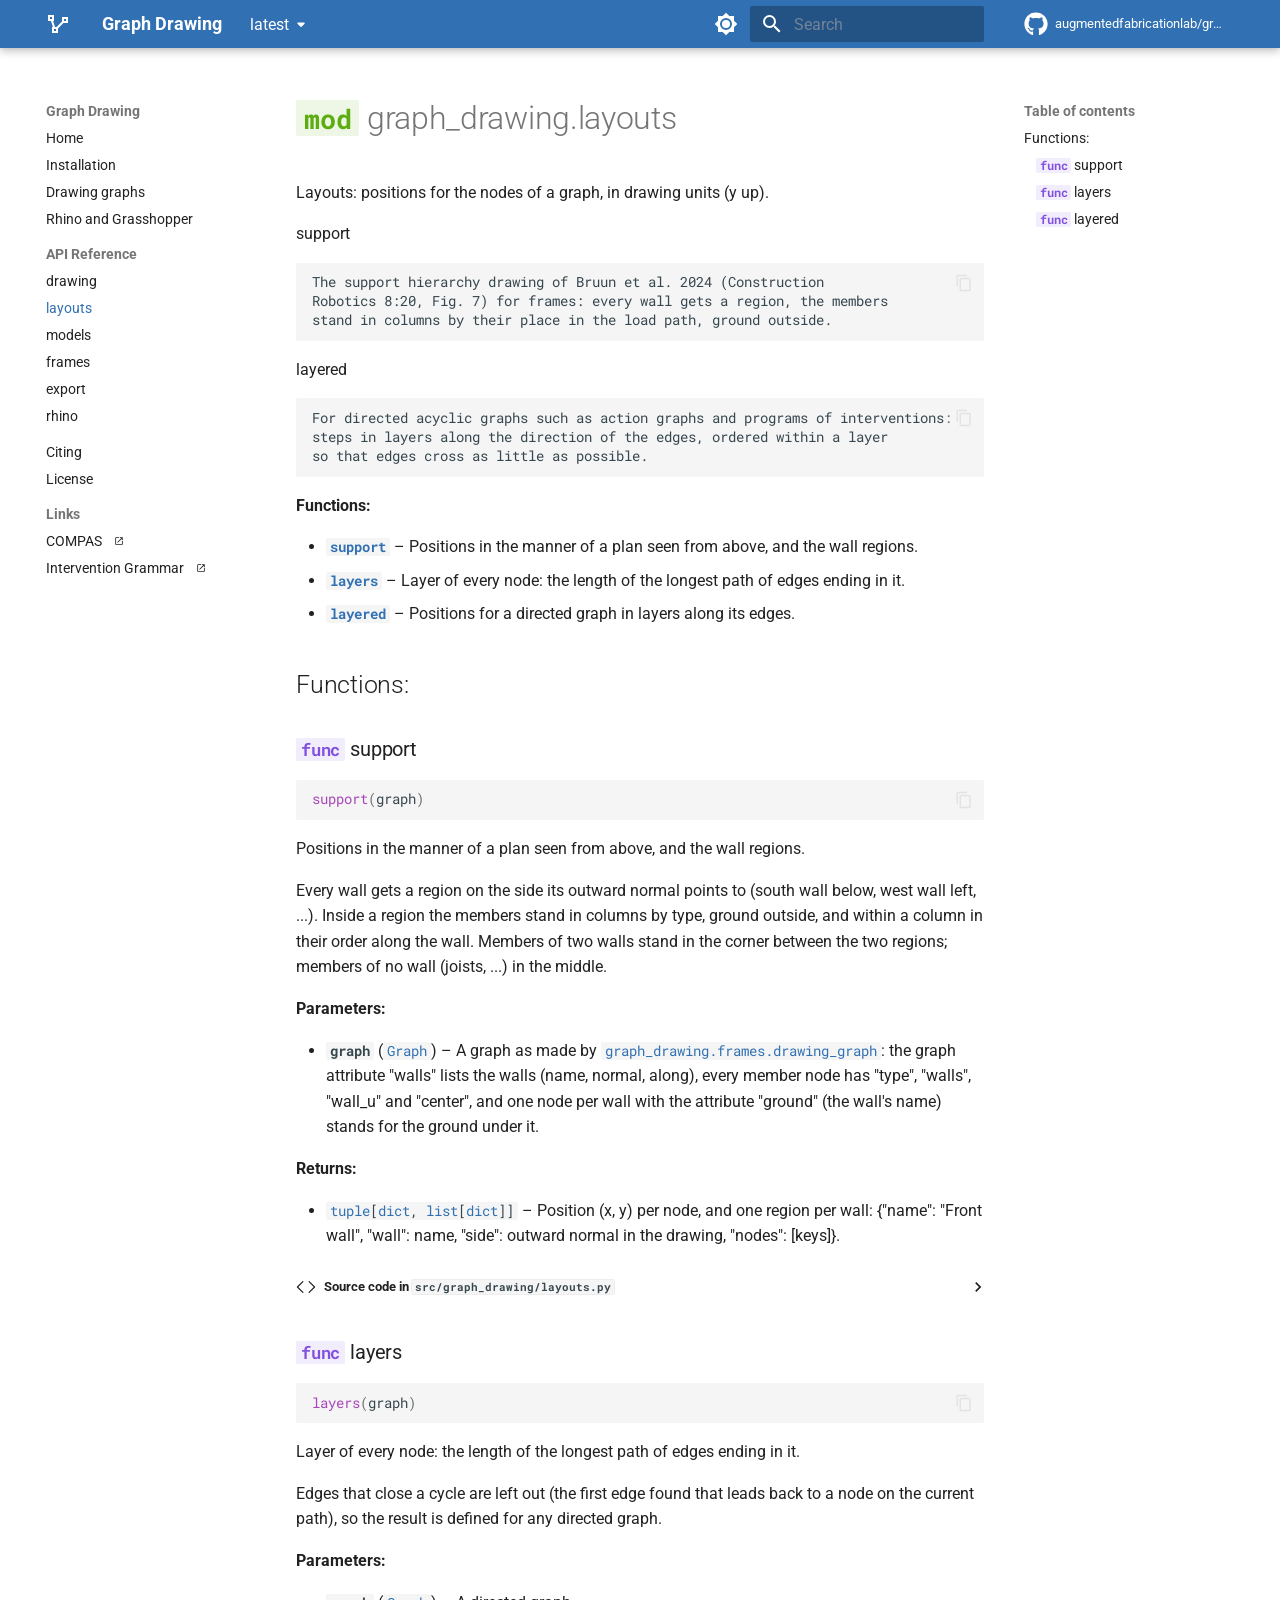
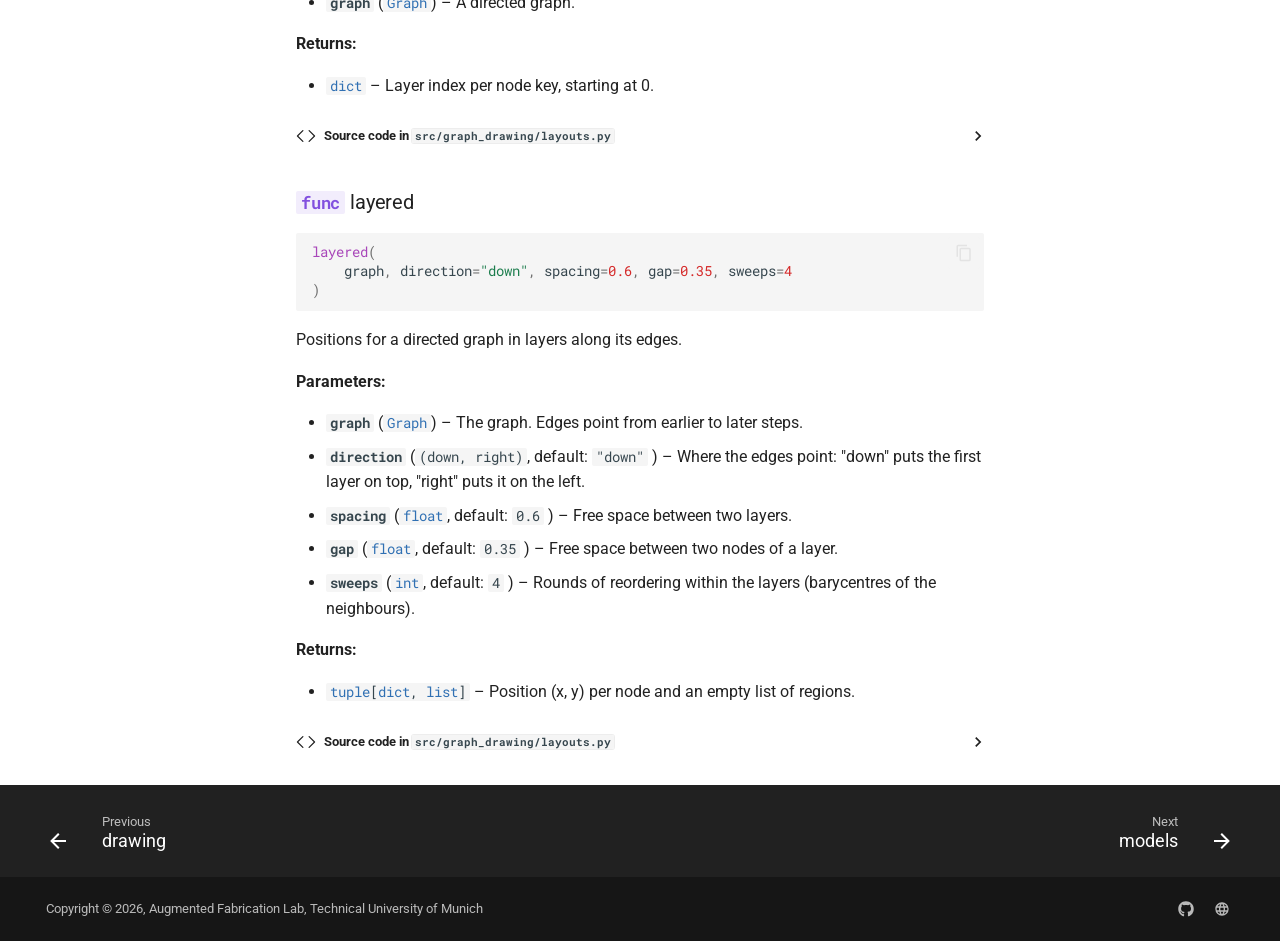
<file: latest/api/graph_drawing.layouts/index.html>
<!doctype html>
<html lang="en" class="no-js">
  <head>
    
      <meta charset="utf-8">
      <meta name="viewport" content="width=device-width,initial-scale=1">
      
        <meta name="description" content="Schematic drawings of graphs in Rhino, in Grasshopper, as SVG and as PDF.">
      
      
        <meta name="author" content="Tizian Rein">
      
      
        <link rel="canonical" href="https://augmentedfabricationlab.github.io/graph_drawing/latest/api/graph_drawing.layouts/">
      
      
        <link rel="prev" href="../graph_drawing.drawing/">
      
      
        <link rel="next" href="../graph_drawing.models/">
      
      
        
      
      
      <link rel="icon" href="../../_images/favicon.svg">
      <meta name="generator" content="mkdocs-1.6.1, mkdocs-material-9.7.7">
    
    
      
        <title>layouts - Graph Drawing</title>
      
    
    
      <link rel="stylesheet" href="../../assets/stylesheets/main.ec1eaa64.min.css">
      
        
        <link rel="stylesheet" href="../../assets/stylesheets/palette.ab4e12ef.min.css">
      
      


    
    
      
    
    
      
        
        
        <link rel="preconnect" href="https://fonts.gstatic.com" crossorigin>
        <link rel="stylesheet" href="https://fonts.googleapis.com/css?family=Roboto:300,300i,400,400i,700,700i%7CRoboto+Mono:400,400i,700,700i&display=fallback">
        <style>:root{--md-text-font:"Roboto";--md-code-font:"Roboto Mono"}</style>
      
    
    
      <link rel="stylesheet" href="../../assets/_mkdocstrings.css">
    
      <link rel="stylesheet" href="../../assets/stylesheets/custom.css">
    
    <script>__md_scope=new URL("../..",location),__md_hash=e=>[...e].reduce(((e,_)=>(e<<5)-e+_.charCodeAt(0)),0),__md_get=(e,_=localStorage,t=__md_scope)=>JSON.parse(_.getItem(t.pathname+"."+e)),__md_set=(e,_,t=localStorage,a=__md_scope)=>{try{t.setItem(a.pathname+"."+e,JSON.stringify(_))}catch(e){}}</script>
    
      

    
    
  </head>
  
  
    
    
      
    
    
    
    
    <body dir="ltr" data-md-color-scheme="default" data-md-color-primary="custom" data-md-color-accent="custom">
  
    
    <input class="md-toggle" data-md-toggle="drawer" type="checkbox" id="__drawer" autocomplete="off">
    <input class="md-toggle" data-md-toggle="search" type="checkbox" id="__search" autocomplete="off">
    <label class="md-overlay" for="__drawer"></label>
    <div data-md-component="skip">
      
        
        <a href="#graph_drawing.layouts" class="md-skip">
          Skip to content
        </a>
      
    </div>
    <div data-md-component="announce">
      
    </div>
    
      <div data-md-color-scheme="default" data-md-component="outdated" hidden>
        
      </div>
    
    
      

  

<header class="md-header md-header--shadow" data-md-component="header">
  <nav class="md-header__inner md-grid" aria-label="Header">
    <a href="https://augmentedfabricationlab.github.io/graph_drawing/" title="Graph Drawing" class="md-header__button md-logo" aria-label="Graph Drawing" data-md-component="logo">
      
  
  <svg xmlns="http://www.w3.org/2000/svg" viewBox="0 0 24 24"><path d="M2 3v6h2.95l2 6H6v6h6v-4.59L17.41 11H22V5h-6v4.57L10.59 15H9.06l-2-6H8V3M4 5h2v2H4m14 0h2v2h-2M8 17h2v2H8Z"/></svg>

    </a>
    <label class="md-header__button md-icon" for="__drawer">
      
      <svg xmlns="http://www.w3.org/2000/svg" viewBox="0 0 24 24"><path d="M3 6h18v2H3zm0 5h18v2H3zm0 5h18v2H3z"/></svg>
    </label>
    <div class="md-header__title" data-md-component="header-title">
      <div class="md-header__ellipsis">
        <div class="md-header__topic">
          <span class="md-ellipsis">
            Graph Drawing
          </span>
        </div>
        <div class="md-header__topic" data-md-component="header-topic">
          <span class="md-ellipsis">
            
              layouts
            
          </span>
        </div>
      </div>
    </div>
    
      
        <form class="md-header__option" data-md-component="palette">
  
    
    
    
    <input class="md-option" data-md-color-media="" data-md-color-scheme="default" data-md-color-primary="custom" data-md-color-accent="custom"  aria-label="Switch to dark mode"  type="radio" name="__palette" id="__palette_0">
    
      <label class="md-header__button md-icon" title="Switch to dark mode" for="__palette_1" hidden>
        <svg xmlns="http://www.w3.org/2000/svg" viewBox="0 0 24 24"><path d="M12 8a4 4 0 0 0-4 4 4 4 0 0 0 4 4 4 4 0 0 0 4-4 4 4 0 0 0-4-4m0 10a6 6 0 0 1-6-6 6 6 0 0 1 6-6 6 6 0 0 1 6 6 6 6 0 0 1-6 6m8-9.31V4h-4.69L12 .69 8.69 4H4v4.69L.69 12 4 15.31V20h4.69L12 23.31 15.31 20H20v-4.69L23.31 12z"/></svg>
      </label>
    
  
    
    
    
    <input class="md-option" data-md-color-media="" data-md-color-scheme="slate" data-md-color-primary="custom" data-md-color-accent="custom"  aria-label="Switch to light mode"  type="radio" name="__palette" id="__palette_1">
    
      <label class="md-header__button md-icon" title="Switch to light mode" for="__palette_0" hidden>
        <svg xmlns="http://www.w3.org/2000/svg" viewBox="0 0 24 24"><path d="M12 18c-.89 0-1.74-.2-2.5-.55C11.56 16.5 13 14.42 13 12s-1.44-4.5-3.5-5.45C10.26 6.2 11.11 6 12 6a6 6 0 0 1 6 6 6 6 0 0 1-6 6m8-9.31V4h-4.69L12 .69 8.69 4H4v4.69L.69 12 4 15.31V20h4.69L12 23.31 15.31 20H20v-4.69L23.31 12z"/></svg>
      </label>
    
  
</form>
      
    
    
      <script>var palette=__md_get("__palette");if(palette&&palette.color){if("(prefers-color-scheme)"===palette.color.media){var media=matchMedia("(prefers-color-scheme: light)"),input=document.querySelector(media.matches?"[data-md-color-media='(prefers-color-scheme: light)']":"[data-md-color-media='(prefers-color-scheme: dark)']");palette.color.media=input.getAttribute("data-md-color-media"),palette.color.scheme=input.getAttribute("data-md-color-scheme"),palette.color.primary=input.getAttribute("data-md-color-primary"),palette.color.accent=input.getAttribute("data-md-color-accent")}for(var[key,value]of Object.entries(palette.color))document.body.setAttribute("data-md-color-"+key,value)}</script>
    
    
    
      
      
        <label class="md-header__button md-icon" for="__search">
          
          <svg xmlns="http://www.w3.org/2000/svg" viewBox="0 0 24 24"><path d="M9.5 3A6.5 6.5 0 0 1 16 9.5c0 1.61-.59 3.09-1.56 4.23l.27.27h.79l5 5-1.5 1.5-5-5v-.79l-.27-.27A6.52 6.52 0 0 1 9.5 16 6.5 6.5 0 0 1 3 9.5 6.5 6.5 0 0 1 9.5 3m0 2C7 5 5 7 5 9.5S7 14 9.5 14 14 12 14 9.5 12 5 9.5 5"/></svg>
        </label>
        <div class="md-search" data-md-component="search" role="dialog">
  <label class="md-search__overlay" for="__search"></label>
  <div class="md-search__inner" role="search">
    <form class="md-search__form" name="search">
      <input type="text" class="md-search__input" name="query" aria-label="Search" placeholder="Search" autocapitalize="off" autocorrect="off" autocomplete="off" spellcheck="false" data-md-component="search-query" required>
      <label class="md-search__icon md-icon" for="__search">
        
        <svg xmlns="http://www.w3.org/2000/svg" viewBox="0 0 24 24"><path d="M9.5 3A6.5 6.5 0 0 1 16 9.5c0 1.61-.59 3.09-1.56 4.23l.27.27h.79l5 5-1.5 1.5-5-5v-.79l-.27-.27A6.52 6.52 0 0 1 9.5 16 6.5 6.5 0 0 1 3 9.5 6.5 6.5 0 0 1 9.5 3m0 2C7 5 5 7 5 9.5S7 14 9.5 14 14 12 14 9.5 12 5 9.5 5"/></svg>
        
        <svg xmlns="http://www.w3.org/2000/svg" viewBox="0 0 24 24"><path d="M20 11v2H8l5.5 5.5-1.42 1.42L4.16 12l7.92-7.92L13.5 5.5 8 11z"/></svg>
      </label>
      <nav class="md-search__options" aria-label="Search">
        
        <button type="reset" class="md-search__icon md-icon" title="Clear" aria-label="Clear" tabindex="-1">
          
          <svg xmlns="http://www.w3.org/2000/svg" viewBox="0 0 24 24"><path d="M19 6.41 17.59 5 12 10.59 6.41 5 5 6.41 10.59 12 5 17.59 6.41 19 12 13.41 17.59 19 19 17.59 13.41 12z"/></svg>
        </button>
      </nav>
      
        <div class="md-search__suggest" data-md-component="search-suggest"></div>
      
    </form>
    <div class="md-search__output">
      <div class="md-search__scrollwrap" tabindex="0" data-md-scrollfix>
        <div class="md-search-result" data-md-component="search-result">
          <div class="md-search-result__meta">
            Initializing search
          </div>
          <ol class="md-search-result__list" role="presentation"></ol>
        </div>
      </div>
    </div>
  </div>
</div>
      
    
    
      <div class="md-header__source">
        <a href="https://github.com/augmentedfabricationlab/graph_drawing/" title="Go to repository" class="md-source" data-md-component="source">
  <div class="md-source__icon md-icon">
    
    <svg xmlns="http://www.w3.org/2000/svg" viewBox="0 0 512 512"><!--! Font Awesome Free 7.1.0 by @fontawesome - https://fontawesome.com License - https://fontawesome.com/license/free (Icons: CC BY 4.0, Fonts: SIL OFL 1.1, Code: MIT License) Copyright 2025 Fonticons, Inc.--><path d="M173.9 397.4c0 2-2.3 3.6-5.2 3.6-3.3.3-5.6-1.3-5.6-3.6 0-2 2.3-3.6 5.2-3.6 3-.3 5.6 1.3 5.6 3.6m-31.1-4.5c-.7 2 1.3 4.3 4.3 4.9 2.6 1 5.6 0 6.2-2s-1.3-4.3-4.3-5.2c-2.6-.7-5.5.3-6.2 2.3m44.2-1.7c-2.9.7-4.9 2.6-4.6 4.9.3 2 2.9 3.3 5.9 2.6 2.9-.7 4.9-2.6 4.6-4.6-.3-1.9-3-3.2-5.9-2.9M252.8 8C114.1 8 8 113.3 8 252c0 110.9 69.8 205.8 169.5 239.2 12.8 2.3 17.3-5.6 17.3-12.1 0-6.2-.3-40.4-.3-61.4 0 0-70 15-84.7-29.8 0 0-11.4-29.1-27.8-36.6 0 0-22.9-15.7 1.6-15.4 0 0 24.9 2 38.6 25.8 21.9 38.6 58.6 27.5 72.9 20.9 2.3-16 8.8-27.1 16-33.7-55.9-6.2-112.3-14.3-112.3-110.5 0-27.5 7.6-41.3 23.6-58.9-2.6-6.5-11.1-33.3 2.6-67.9 20.9-6.5 69 27 69 27 20-5.6 41.5-8.5 62.8-8.5s42.8 2.9 62.8 8.5c0 0 48.1-33.6 69-27 13.7 34.7 5.2 61.4 2.6 67.9 16 17.7 25.8 31.5 25.8 58.9 0 96.5-58.9 104.2-114.8 110.5 9.2 7.9 17 22.9 17 46.4 0 33.7-.3 75.4-.3 83.6 0 6.5 4.6 14.4 17.3 12.1C436.2 457.8 504 362.9 504 252 504 113.3 391.5 8 252.8 8M105.2 352.9c-1.3 1-1 3.3.7 5.2 1.6 1.6 3.9 2.3 5.2 1 1.3-1 1-3.3-.7-5.2-1.6-1.6-3.9-2.3-5.2-1m-10.8-8.1c-.7 1.3.3 2.9 2.3 3.9 1.6 1 3.6.7 4.3-.7.7-1.3-.3-2.9-2.3-3.9-2-.6-3.6-.3-4.3.7m32.4 35.6c-1.6 1.3-1 4.3 1.3 6.2 2.3 2.3 5.2 2.6 6.5 1 1.3-1.3.7-4.3-1.3-6.2-2.2-2.3-5.2-2.6-6.5-1m-11.4-14.7c-1.6 1-1.6 3.6 0 5.9s4.3 3.3 5.6 2.3c1.6-1.3 1.6-3.9 0-6.2-1.4-2.3-4-3.3-5.6-2"/></svg>
  </div>
  <div class="md-source__repository">
    augmentedfabricationlab/graph_drawing
  </div>
</a>
      </div>
    
  </nav>
  
</header>
    
    <div class="md-container" data-md-component="container">
      
      
        
          
        
      
      <main class="md-main" data-md-component="main">
        <div class="md-main__inner md-grid">
          
            
              
              <div class="md-sidebar md-sidebar--primary" data-md-component="sidebar" data-md-type="navigation" >
                <div class="md-sidebar__scrollwrap">
                  <div class="md-sidebar__inner">
                    



<nav class="md-nav md-nav--primary" aria-label="Navigation" data-md-level="0">
  <label class="md-nav__title" for="__drawer">
    <a href="https://augmentedfabricationlab.github.io/graph_drawing/" title="Graph Drawing" class="md-nav__button md-logo" aria-label="Graph Drawing" data-md-component="logo">
      
  
  <svg xmlns="http://www.w3.org/2000/svg" viewBox="0 0 24 24"><path d="M2 3v6h2.95l2 6H6v6h6v-4.59L17.41 11H22V5h-6v4.57L10.59 15H9.06l-2-6H8V3M4 5h2v2H4m14 0h2v2h-2M8 17h2v2H8Z"/></svg>

    </a>
    Graph Drawing
  </label>
  
    <div class="md-nav__source">
      <a href="https://github.com/augmentedfabricationlab/graph_drawing/" title="Go to repository" class="md-source" data-md-component="source">
  <div class="md-source__icon md-icon">
    
    <svg xmlns="http://www.w3.org/2000/svg" viewBox="0 0 512 512"><!--! Font Awesome Free 7.1.0 by @fontawesome - https://fontawesome.com License - https://fontawesome.com/license/free (Icons: CC BY 4.0, Fonts: SIL OFL 1.1, Code: MIT License) Copyright 2025 Fonticons, Inc.--><path d="M173.9 397.4c0 2-2.3 3.6-5.2 3.6-3.3.3-5.6-1.3-5.6-3.6 0-2 2.3-3.6 5.2-3.6 3-.3 5.6 1.3 5.6 3.6m-31.1-4.5c-.7 2 1.3 4.3 4.3 4.9 2.6 1 5.6 0 6.2-2s-1.3-4.3-4.3-5.2c-2.6-.7-5.5.3-6.2 2.3m44.2-1.7c-2.9.7-4.9 2.6-4.6 4.9.3 2 2.9 3.3 5.9 2.6 2.9-.7 4.9-2.6 4.6-4.6-.3-1.9-3-3.2-5.9-2.9M252.8 8C114.1 8 8 113.3 8 252c0 110.9 69.8 205.8 169.5 239.2 12.8 2.3 17.3-5.6 17.3-12.1 0-6.2-.3-40.4-.3-61.4 0 0-70 15-84.7-29.8 0 0-11.4-29.1-27.8-36.6 0 0-22.9-15.7 1.6-15.4 0 0 24.9 2 38.6 25.8 21.9 38.6 58.6 27.5 72.9 20.9 2.3-16 8.8-27.1 16-33.7-55.9-6.2-112.3-14.3-112.3-110.5 0-27.5 7.6-41.3 23.6-58.9-2.6-6.5-11.1-33.3 2.6-67.9 20.9-6.5 69 27 69 27 20-5.6 41.5-8.5 62.8-8.5s42.8 2.9 62.8 8.5c0 0 48.1-33.6 69-27 13.7 34.7 5.2 61.4 2.6 67.9 16 17.7 25.8 31.5 25.8 58.9 0 96.5-58.9 104.2-114.8 110.5 9.2 7.9 17 22.9 17 46.4 0 33.7-.3 75.4-.3 83.6 0 6.5 4.6 14.4 17.3 12.1C436.2 457.8 504 362.9 504 252 504 113.3 391.5 8 252.8 8M105.2 352.9c-1.3 1-1 3.3.7 5.2 1.6 1.6 3.9 2.3 5.2 1 1.3-1 1-3.3-.7-5.2-1.6-1.6-3.9-2.3-5.2-1m-10.8-8.1c-.7 1.3.3 2.9 2.3 3.9 1.6 1 3.6.7 4.3-.7.7-1.3-.3-2.9-2.3-3.9-2-.6-3.6-.3-4.3.7m32.4 35.6c-1.6 1.3-1 4.3 1.3 6.2 2.3 2.3 5.2 2.6 6.5 1 1.3-1.3.7-4.3-1.3-6.2-2.2-2.3-5.2-2.6-6.5-1m-11.4-14.7c-1.6 1-1.6 3.6 0 5.9s4.3 3.3 5.6 2.3c1.6-1.3 1.6-3.9 0-6.2-1.4-2.3-4-3.3-5.6-2"/></svg>
  </div>
  <div class="md-source__repository">
    augmentedfabricationlab/graph_drawing
  </div>
</a>
    </div>
  
  <ul class="md-nav__list" data-md-scrollfix>
    
      
      
  
  
  
  
    <li class="md-nav__item">
      <a href="../.." class="md-nav__link">
        
  
  
  <span class="md-ellipsis">
    
  
    Home
  

    
  </span>
  
  

      </a>
    </li>
  

    
      
      
  
  
  
  
    <li class="md-nav__item">
      <a href="../../installation/" class="md-nav__link">
        
  
  
  <span class="md-ellipsis">
    
  
    Installation
  

    
  </span>
  
  

      </a>
    </li>
  

    
      
      
  
  
  
  
    <li class="md-nav__item">
      <a href="../../usage/" class="md-nav__link">
        
  
  
  <span class="md-ellipsis">
    
  
    Drawing graphs
  

    
  </span>
  
  

      </a>
    </li>
  

    
      
      
  
  
  
  
    <li class="md-nav__item">
      <a href="../../rhino/" class="md-nav__link">
        
  
  
  <span class="md-ellipsis">
    
  
    Rhino and Grasshopper
  

    
  </span>
  
  

      </a>
    </li>
  

    
      
      
  
  
    
  
  
  
    
    
      
        
      
        
      
        
      
        
      
        
      
        
      
    
    
    
      
        
        
      
    
    
    <li class="md-nav__item md-nav__item--active md-nav__item--section md-nav__item--nested">
      
        
        
        <input class="md-nav__toggle md-toggle " type="checkbox" id="__nav_5" checked>
        
          
          <label class="md-nav__link" for="__nav_5" id="__nav_5_label" tabindex="">
            
  
  
  <span class="md-ellipsis">
    
  
    API Reference
  

    
  </span>
  
  

            <span class="md-nav__icon md-icon"></span>
          </label>
        
        <nav class="md-nav" data-md-level="1" aria-labelledby="__nav_5_label" aria-expanded="true">
          <label class="md-nav__title" for="__nav_5">
            <span class="md-nav__icon md-icon"></span>
            
  
    API Reference
  

          </label>
          <ul class="md-nav__list" data-md-scrollfix>
            
              
                
  
  
  
  
    <li class="md-nav__item">
      <a href="../graph_drawing.drawing/" class="md-nav__link">
        
  
  
  <span class="md-ellipsis">
    
  
    drawing
  

    
  </span>
  
  

      </a>
    </li>
  

              
            
              
                
  
  
    
  
  
  
    <li class="md-nav__item md-nav__item--active">
      
      <input class="md-nav__toggle md-toggle" type="checkbox" id="__toc">
      
      
        
      
      
        <label class="md-nav__link md-nav__link--active" for="__toc">
          
  
  
  <span class="md-ellipsis">
    
  
    layouts
  

    
  </span>
  
  

          <span class="md-nav__icon md-icon"></span>
        </label>
      
      <a href="./" class="md-nav__link md-nav__link--active">
        
  
  
  <span class="md-ellipsis">
    
  
    layouts
  

    
  </span>
  
  

      </a>
      
        

<nav class="md-nav md-nav--secondary" aria-label="Table of contents">
  
  
  
    
  
  
    <label class="md-nav__title" for="__toc">
      <span class="md-nav__icon md-icon"></span>
      Table of contents
    </label>
    <ul class="md-nav__list" data-md-component="toc" data-md-scrollfix>
      
        <li class="md-nav__item">
  <a href="#graph_drawing.layouts-functions" class="md-nav__link">
    <span class="md-ellipsis">
      
        Functions:
      
    </span>
  </a>
  
    <nav class="md-nav" aria-label="Functions:">
      <ul class="md-nav__list">
        
          <li class="md-nav__item">
  <a href="#graph_drawing.layouts.support" class="md-nav__link">
    <span class="md-ellipsis">
      
        <code class="doc-symbol doc-symbol-toc doc-symbol-function"></code>&nbsp;support
      
    </span>
  </a>
  
</li>
        
          <li class="md-nav__item">
  <a href="#graph_drawing.layouts.layers" class="md-nav__link">
    <span class="md-ellipsis">
      
        <code class="doc-symbol doc-symbol-toc doc-symbol-function"></code>&nbsp;layers
      
    </span>
  </a>
  
</li>
        
          <li class="md-nav__item">
  <a href="#graph_drawing.layouts.layered" class="md-nav__link">
    <span class="md-ellipsis">
      
        <code class="doc-symbol doc-symbol-toc doc-symbol-function"></code>&nbsp;layered
      
    </span>
  </a>
  
</li>
        
      </ul>
    </nav>
  
</li>
      
    </ul>
  
</nav>
      
    </li>
  

              
            
              
                
  
  
  
  
    <li class="md-nav__item">
      <a href="../graph_drawing.models/" class="md-nav__link">
        
  
  
  <span class="md-ellipsis">
    
  
    models
  

    
  </span>
  
  

      </a>
    </li>
  

              
            
              
                
  
  
  
  
    <li class="md-nav__item">
      <a href="../graph_drawing.frames/" class="md-nav__link">
        
  
  
  <span class="md-ellipsis">
    
  
    frames
  

    
  </span>
  
  

      </a>
    </li>
  

              
            
              
                
  
  
  
  
    <li class="md-nav__item">
      <a href="../graph_drawing.export/" class="md-nav__link">
        
  
  
  <span class="md-ellipsis">
    
  
    export
  

    
  </span>
  
  

      </a>
    </li>
  

              
            
              
                
  
  
  
  
    <li class="md-nav__item">
      <a href="../graph_drawing.rhino/" class="md-nav__link">
        
  
  
  <span class="md-ellipsis">
    
  
    rhino
  

    
  </span>
  
  

      </a>
    </li>
  

              
            
          </ul>
        </nav>
      
    </li>
  

    
      
      
  
  
  
  
    <li class="md-nav__item">
      <a href="../../citing/" class="md-nav__link">
        
  
  
  <span class="md-ellipsis">
    
  
    Citing
  

    
  </span>
  
  

      </a>
    </li>
  

    
      
      
  
  
  
  
    <li class="md-nav__item">
      <a href="../../license/" class="md-nav__link">
        
  
  
  <span class="md-ellipsis">
    
  
    License
  

    
  </span>
  
  

      </a>
    </li>
  

    
      
      
  
  
  
  
    
    
      
        
      
        
      
    
    
    
      
        
        
      
    
    
    <li class="md-nav__item md-nav__item--section md-nav__item--nested">
      
        
        
        <input class="md-nav__toggle md-toggle " type="checkbox" id="__nav_8" >
        
          
          <label class="md-nav__link" for="__nav_8" id="__nav_8_label" tabindex="">
            
  
  
  <span class="md-ellipsis">
    
  
    Links
  

    
  </span>
  
  

            <span class="md-nav__icon md-icon"></span>
          </label>
        
        <nav class="md-nav" data-md-level="1" aria-labelledby="__nav_8_label" aria-expanded="false">
          <label class="md-nav__title" for="__nav_8">
            <span class="md-nav__icon md-icon"></span>
            
  
    Links
  

          </label>
          <ul class="md-nav__list" data-md-scrollfix>
            
              
                
  
  
  
  
    <li class="md-nav__item">
      <a href="https://compas.dev/" class="md-nav__link">
        
  
  
  <span class="md-ellipsis">
    
  
    COMPAS
  

    
  </span>
  
  

      </a>
    </li>
  

              
            
              
                
  
  
  
  
    <li class="md-nav__item">
      <a href="https://augmentedfabricationlab.github.io/intervention_grammar/" class="md-nav__link">
        
  
  
  <span class="md-ellipsis">
    
  
    Intervention Grammar
  

    
  </span>
  
  

      </a>
    </li>
  

              
            
          </ul>
        </nav>
      
    </li>
  

    
  </ul>
</nav>
                  </div>
                </div>
              </div>
            
            
              
              <div class="md-sidebar md-sidebar--secondary" data-md-component="sidebar" data-md-type="toc" >
                <div class="md-sidebar__scrollwrap">
                  <div class="md-sidebar__inner">
                    

<nav class="md-nav md-nav--secondary" aria-label="Table of contents">
  
  
  
    
  
  
    <label class="md-nav__title" for="__toc">
      <span class="md-nav__icon md-icon"></span>
      Table of contents
    </label>
    <ul class="md-nav__list" data-md-component="toc" data-md-scrollfix>
      
        <li class="md-nav__item">
  <a href="#graph_drawing.layouts-functions" class="md-nav__link">
    <span class="md-ellipsis">
      
        Functions:
      
    </span>
  </a>
  
    <nav class="md-nav" aria-label="Functions:">
      <ul class="md-nav__list">
        
          <li class="md-nav__item">
  <a href="#graph_drawing.layouts.support" class="md-nav__link">
    <span class="md-ellipsis">
      
        <code class="doc-symbol doc-symbol-toc doc-symbol-function"></code>&nbsp;support
      
    </span>
  </a>
  
</li>
        
          <li class="md-nav__item">
  <a href="#graph_drawing.layouts.layers" class="md-nav__link">
    <span class="md-ellipsis">
      
        <code class="doc-symbol doc-symbol-toc doc-symbol-function"></code>&nbsp;layers
      
    </span>
  </a>
  
</li>
        
          <li class="md-nav__item">
  <a href="#graph_drawing.layouts.layered" class="md-nav__link">
    <span class="md-ellipsis">
      
        <code class="doc-symbol doc-symbol-toc doc-symbol-function"></code>&nbsp;layered
      
    </span>
  </a>
  
</li>
        
      </ul>
    </nav>
  
</li>
      
    </ul>
  
</nav>
                  </div>
                </div>
              </div>
            
          
          
            <div class="md-content" data-md-component="content">
              
              <article class="md-content__inner md-typeset">
                
                  



<div class="doc doc-object doc-module">



<h1 id="graph_drawing.layouts" class="doc doc-heading">
<code class="doc-symbol doc-symbol-heading doc-symbol-module"></code>            <span class="doc doc-object-name doc-module-name">graph_drawing.layouts</span>


<a href="#graph_drawing.layouts" class="headerlink" title="Permanent link">¤</a></h1>

    <div class="doc doc-contents first">

        <p>Layouts: positions for the nodes of a graph, in drawing units (y up).</p>
<p>support</p>
<div class="language-text highlight"><pre><span></span><code>The support hierarchy drawing of Bruun et al. 2024 (Construction
Robotics 8:20, Fig. 7) for frames: every wall gets a region, the members
stand in columns by their place in the load path, ground outside.
</code></pre></div>
<p>layered</p>
<div class="language-text highlight"><pre><span></span><code>For directed acyclic graphs such as action graphs and programs of interventions:
steps in layers along the direction of the edges, ordered within a layer
so that edges cross as little as possible.
</code></pre></div>










<p><span class="doc-section-title">Functions:</span></p>
    <ul>
          <li class="doc-section-item field-body">
            <b><code><a class="autorefs autorefs-internal" title="            support (graph_drawing.layouts.support)" href="#graph_drawing.layouts.support">support</a></code></b>
            –
            <div class="doc-md-description">
              <p>Positions in the manner of a plan seen from above, and the wall regions.</p>
            </div>
          </li>
          <li class="doc-section-item field-body">
            <b><code><a class="autorefs autorefs-internal" title="            layers (graph_drawing.layouts.layers)" href="#graph_drawing.layouts.layers">layers</a></code></b>
            –
            <div class="doc-md-description">
              <p>Layer of every node: the length of the longest path of edges ending in it.</p>
            </div>
          </li>
          <li class="doc-section-item field-body">
            <b><code><a class="autorefs autorefs-internal" title="            layered (graph_drawing.layouts.layered)" href="#graph_drawing.layouts.layered">layered</a></code></b>
            –
            <div class="doc-md-description">
              <p>Positions for a directed graph in layers along its edges.</p>
            </div>
          </li>
    </ul>




<div class="doc doc-children">








<h2 id="graph_drawing.layouts-functions">Functions:<a href="#graph_drawing.layouts-functions" class="headerlink" title="Permanent link">¤</a></h2>

<div class="doc doc-object doc-function">


<h3 id="graph_drawing.layouts.support" class="doc doc-heading">
<code class="doc-symbol doc-symbol-heading doc-symbol-function"></code>            <span class="doc doc-object-name doc-function-name">support</span>


<a href="#graph_drawing.layouts.support" class="headerlink" title="Permanent link">¤</a></h3>
<div class="language-python doc-signature highlight"><pre><span></span><code><a id="__codelineno-0-1" name="__codelineno-0-1" href="#__codelineno-0-1"></a><span class="nf">support</span><span class="p">(</span><span class="n">graph</span><span class="p">)</span>
</code></pre></div>

    <div class="doc doc-contents ">

        <p>Positions in the manner of a plan seen from above, and the wall regions.</p>
<p>Every wall gets a region on the side its outward normal points to (south
wall below, west wall left, ...). Inside a region the members stand in
columns by type, ground outside, and within a column in their order along
the wall. Members of two walls stand in the corner between the two
regions; members of no wall (joists, ...) in the middle.</p>


<p><span class="doc-section-title">Parameters:</span></p>
    <ul>
        <li class="doc-section-item field-body">
            <b><code>graph</code></b>
              (<code><a class="autorefs autorefs-external" title="compas.datastructures.Graph" href="https://compas.dev/compas/latest/api/compas.datastructures.Graph.html#compas.datastructures.Graph">Graph</a></code>)
          –
          <div class="doc-md-description">
            <p>A graph as made by <a class="autorefs autorefs-internal" title="            drawing_graph" href="../graph_drawing.frames/#graph_drawing.frames.drawing_graph"><code>graph_drawing.frames.drawing_graph</code></a>: the
graph attribute "walls" lists the walls (name, normal, along), every
member node has "type", "walls", "wall_u" and "center", and one node
per wall with the attribute "ground" (the wall's name) stands for the
ground under it.</p>
          </div>
        </li>
    </ul>


<p><span class="doc-section-title">Returns:</span></p>
    <ul>
        <li class="doc-section-item field-body">
              <code><a class="autorefs autorefs-external" href="https://docs.python.org/3/builtins/stdtypes.html#tuple">tuple</a>[<a class="autorefs autorefs-external" href="https://docs.python.org/3/builtins/stdtypes.html#dict">dict</a>, <a class="autorefs autorefs-external" href="https://docs.python.org/3/builtins/stdtypes.html#list">list</a>[<a class="autorefs autorefs-external" href="https://docs.python.org/3/builtins/stdtypes.html#dict">dict</a>]]</code>
          –
          <div class="doc-md-description">
            <p>Position (x, y) per node, and one region per wall:
{"name": "Front wall", "wall": name, "side": outward normal in the drawing, "nodes": [keys]}.</p>
          </div>
        </li>
    </ul>


            <details class="mkdocstrings-source">
              <summary>Source code in <code>src/graph_drawing/layouts.py</code></summary>
              <div class="language-python highlight"><table class="highlighttable"><tr><td class="linenos"><div class="linenodiv"><pre><span></span><span class="normal"><a href="#graph_drawing.layouts.support--source--__codelineno-0-47"> 47</a></span>
<span class="normal"><a href="#graph_drawing.layouts.support--source--__codelineno-0-48"> 48</a></span>
<span class="normal"><a href="#graph_drawing.layouts.support--source--__codelineno-0-49"> 49</a></span>
<span class="normal"><a href="#graph_drawing.layouts.support--source--__codelineno-0-50"> 50</a></span>
<span class="normal"><a href="#graph_drawing.layouts.support--source--__codelineno-0-51"> 51</a></span>
<span class="normal"><a href="#graph_drawing.layouts.support--source--__codelineno-0-52"> 52</a></span>
<span class="normal"><a href="#graph_drawing.layouts.support--source--__codelineno-0-53"> 53</a></span>
<span class="normal"><a href="#graph_drawing.layouts.support--source--__codelineno-0-54"> 54</a></span>
<span class="normal"><a href="#graph_drawing.layouts.support--source--__codelineno-0-55"> 55</a></span>
<span class="normal"><a href="#graph_drawing.layouts.support--source--__codelineno-0-56"> 56</a></span>
<span class="normal"><a href="#graph_drawing.layouts.support--source--__codelineno-0-57"> 57</a></span>
<span class="normal"><a href="#graph_drawing.layouts.support--source--__codelineno-0-58"> 58</a></span>
<span class="normal"><a href="#graph_drawing.layouts.support--source--__codelineno-0-59"> 59</a></span>
<span class="normal"><a href="#graph_drawing.layouts.support--source--__codelineno-0-60"> 60</a></span>
<span class="normal"><a href="#graph_drawing.layouts.support--source--__codelineno-0-61"> 61</a></span>
<span class="normal"><a href="#graph_drawing.layouts.support--source--__codelineno-0-62"> 62</a></span>
<span class="normal"><a href="#graph_drawing.layouts.support--source--__codelineno-0-63"> 63</a></span>
<span class="normal"><a href="#graph_drawing.layouts.support--source--__codelineno-0-64"> 64</a></span>
<span class="normal"><a href="#graph_drawing.layouts.support--source--__codelineno-0-65"> 65</a></span>
<span class="normal"><a href="#graph_drawing.layouts.support--source--__codelineno-0-66"> 66</a></span>
<span class="normal"><a href="#graph_drawing.layouts.support--source--__codelineno-0-67"> 67</a></span>
<span class="normal"><a href="#graph_drawing.layouts.support--source--__codelineno-0-68"> 68</a></span>
<span class="normal"><a href="#graph_drawing.layouts.support--source--__codelineno-0-69"> 69</a></span>
<span class="normal"><a href="#graph_drawing.layouts.support--source--__codelineno-0-70"> 70</a></span>
<span class="normal"><a href="#graph_drawing.layouts.support--source--__codelineno-0-71"> 71</a></span>
<span class="normal"><a href="#graph_drawing.layouts.support--source--__codelineno-0-72"> 72</a></span>
<span class="normal"><a href="#graph_drawing.layouts.support--source--__codelineno-0-73"> 73</a></span>
<span class="normal"><a href="#graph_drawing.layouts.support--source--__codelineno-0-74"> 74</a></span>
<span class="normal"><a href="#graph_drawing.layouts.support--source--__codelineno-0-75"> 75</a></span>
<span class="normal"><a href="#graph_drawing.layouts.support--source--__codelineno-0-76"> 76</a></span>
<span class="normal"><a href="#graph_drawing.layouts.support--source--__codelineno-0-77"> 77</a></span>
<span class="normal"><a href="#graph_drawing.layouts.support--source--__codelineno-0-78"> 78</a></span>
<span class="normal"><a href="#graph_drawing.layouts.support--source--__codelineno-0-79"> 79</a></span>
<span class="normal"><a href="#graph_drawing.layouts.support--source--__codelineno-0-80"> 80</a></span>
<span class="normal"><a href="#graph_drawing.layouts.support--source--__codelineno-0-81"> 81</a></span>
<span class="normal"><a href="#graph_drawing.layouts.support--source--__codelineno-0-82"> 82</a></span>
<span class="normal"><a href="#graph_drawing.layouts.support--source--__codelineno-0-83"> 83</a></span>
<span class="normal"><a href="#graph_drawing.layouts.support--source--__codelineno-0-84"> 84</a></span>
<span class="normal"><a href="#graph_drawing.layouts.support--source--__codelineno-0-85"> 85</a></span>
<span class="normal"><a href="#graph_drawing.layouts.support--source--__codelineno-0-86"> 86</a></span>
<span class="normal"><a href="#graph_drawing.layouts.support--source--__codelineno-0-87"> 87</a></span>
<span class="normal"><a href="#graph_drawing.layouts.support--source--__codelineno-0-88"> 88</a></span>
<span class="normal"><a href="#graph_drawing.layouts.support--source--__codelineno-0-89"> 89</a></span>
<span class="normal"><a href="#graph_drawing.layouts.support--source--__codelineno-0-90"> 90</a></span>
<span class="normal"><a href="#graph_drawing.layouts.support--source--__codelineno-0-91"> 91</a></span>
<span class="normal"><a href="#graph_drawing.layouts.support--source--__codelineno-0-92"> 92</a></span>
<span class="normal"><a href="#graph_drawing.layouts.support--source--__codelineno-0-93"> 93</a></span>
<span class="normal"><a href="#graph_drawing.layouts.support--source--__codelineno-0-94"> 94</a></span>
<span class="normal"><a href="#graph_drawing.layouts.support--source--__codelineno-0-95"> 95</a></span>
<span class="normal"><a href="#graph_drawing.layouts.support--source--__codelineno-0-96"> 96</a></span>
<span class="normal"><a href="#graph_drawing.layouts.support--source--__codelineno-0-97"> 97</a></span>
<span class="normal"><a href="#graph_drawing.layouts.support--source--__codelineno-0-98"> 98</a></span>
<span class="normal"><a href="#graph_drawing.layouts.support--source--__codelineno-0-99"> 99</a></span>
<span class="normal"><a href="#graph_drawing.layouts.support--source--__codelineno-0-100">100</a></span>
<span class="normal"><a href="#graph_drawing.layouts.support--source--__codelineno-0-101">101</a></span>
<span class="normal"><a href="#graph_drawing.layouts.support--source--__codelineno-0-102">102</a></span>
<span class="normal"><a href="#graph_drawing.layouts.support--source--__codelineno-0-103">103</a></span>
<span class="normal"><a href="#graph_drawing.layouts.support--source--__codelineno-0-104">104</a></span>
<span class="normal"><a href="#graph_drawing.layouts.support--source--__codelineno-0-105">105</a></span>
<span class="normal"><a href="#graph_drawing.layouts.support--source--__codelineno-0-106">106</a></span>
<span class="normal"><a href="#graph_drawing.layouts.support--source--__codelineno-0-107">107</a></span>
<span class="normal"><a href="#graph_drawing.layouts.support--source--__codelineno-0-108">108</a></span>
<span class="normal"><a href="#graph_drawing.layouts.support--source--__codelineno-0-109">109</a></span>
<span class="normal"><a href="#graph_drawing.layouts.support--source--__codelineno-0-110">110</a></span>
<span class="normal"><a href="#graph_drawing.layouts.support--source--__codelineno-0-111">111</a></span>
<span class="normal"><a href="#graph_drawing.layouts.support--source--__codelineno-0-112">112</a></span>
<span class="normal"><a href="#graph_drawing.layouts.support--source--__codelineno-0-113">113</a></span>
<span class="normal"><a href="#graph_drawing.layouts.support--source--__codelineno-0-114">114</a></span>
<span class="normal"><a href="#graph_drawing.layouts.support--source--__codelineno-0-115">115</a></span>
<span class="normal"><a href="#graph_drawing.layouts.support--source--__codelineno-0-116">116</a></span>
<span class="normal"><a href="#graph_drawing.layouts.support--source--__codelineno-0-117">117</a></span>
<span class="normal"><a href="#graph_drawing.layouts.support--source--__codelineno-0-118">118</a></span>
<span class="normal"><a href="#graph_drawing.layouts.support--source--__codelineno-0-119">119</a></span>
<span class="normal"><a href="#graph_drawing.layouts.support--source--__codelineno-0-120">120</a></span>
<span class="normal"><a href="#graph_drawing.layouts.support--source--__codelineno-0-121">121</a></span>
<span class="normal"><a href="#graph_drawing.layouts.support--source--__codelineno-0-122">122</a></span>
<span class="normal"><a href="#graph_drawing.layouts.support--source--__codelineno-0-123">123</a></span>
<span class="normal"><a href="#graph_drawing.layouts.support--source--__codelineno-0-124">124</a></span>
<span class="normal"><a href="#graph_drawing.layouts.support--source--__codelineno-0-125">125</a></span>
<span class="normal"><a href="#graph_drawing.layouts.support--source--__codelineno-0-126">126</a></span>
<span class="normal"><a href="#graph_drawing.layouts.support--source--__codelineno-0-127">127</a></span>
<span class="normal"><a href="#graph_drawing.layouts.support--source--__codelineno-0-128">128</a></span>
<span class="normal"><a href="#graph_drawing.layouts.support--source--__codelineno-0-129">129</a></span>
<span class="normal"><a href="#graph_drawing.layouts.support--source--__codelineno-0-130">130</a></span>
<span class="normal"><a href="#graph_drawing.layouts.support--source--__codelineno-0-131">131</a></span>
<span class="normal"><a href="#graph_drawing.layouts.support--source--__codelineno-0-132">132</a></span>
<span class="normal"><a href="#graph_drawing.layouts.support--source--__codelineno-0-133">133</a></span>
<span class="normal"><a href="#graph_drawing.layouts.support--source--__codelineno-0-134">134</a></span>
<span class="normal"><a href="#graph_drawing.layouts.support--source--__codelineno-0-135">135</a></span>
<span class="normal"><a href="#graph_drawing.layouts.support--source--__codelineno-0-136">136</a></span>
<span class="normal"><a href="#graph_drawing.layouts.support--source--__codelineno-0-137">137</a></span>
<span class="normal"><a href="#graph_drawing.layouts.support--source--__codelineno-0-138">138</a></span>
<span class="normal"><a href="#graph_drawing.layouts.support--source--__codelineno-0-139">139</a></span>
<span class="normal"><a href="#graph_drawing.layouts.support--source--__codelineno-0-140">140</a></span>
<span class="normal"><a href="#graph_drawing.layouts.support--source--__codelineno-0-141">141</a></span>
<span class="normal"><a href="#graph_drawing.layouts.support--source--__codelineno-0-142">142</a></span>
<span class="normal"><a href="#graph_drawing.layouts.support--source--__codelineno-0-143">143</a></span>
<span class="normal"><a href="#graph_drawing.layouts.support--source--__codelineno-0-144">144</a></span>
<span class="normal"><a href="#graph_drawing.layouts.support--source--__codelineno-0-145">145</a></span>
<span class="normal"><a href="#graph_drawing.layouts.support--source--__codelineno-0-146">146</a></span>
<span class="normal"><a href="#graph_drawing.layouts.support--source--__codelineno-0-147">147</a></span>
<span class="normal"><a href="#graph_drawing.layouts.support--source--__codelineno-0-148">148</a></span>
<span class="normal"><a href="#graph_drawing.layouts.support--source--__codelineno-0-149">149</a></span>
<span class="normal"><a href="#graph_drawing.layouts.support--source--__codelineno-0-150">150</a></span>
<span class="normal"><a href="#graph_drawing.layouts.support--source--__codelineno-0-151">151</a></span>
<span class="normal"><a href="#graph_drawing.layouts.support--source--__codelineno-0-152">152</a></span>
<span class="normal"><a href="#graph_drawing.layouts.support--source--__codelineno-0-153">153</a></span>
<span class="normal"><a href="#graph_drawing.layouts.support--source--__codelineno-0-154">154</a></span>
<span class="normal"><a href="#graph_drawing.layouts.support--source--__codelineno-0-155">155</a></span>
<span class="normal"><a href="#graph_drawing.layouts.support--source--__codelineno-0-156">156</a></span>
<span class="normal"><a href="#graph_drawing.layouts.support--source--__codelineno-0-157">157</a></span>
<span class="normal"><a href="#graph_drawing.layouts.support--source--__codelineno-0-158">158</a></span>
<span class="normal"><a href="#graph_drawing.layouts.support--source--__codelineno-0-159">159</a></span>
<span class="normal"><a href="#graph_drawing.layouts.support--source--__codelineno-0-160">160</a></span>
<span class="normal"><a href="#graph_drawing.layouts.support--source--__codelineno-0-161">161</a></span>
<span class="normal"><a href="#graph_drawing.layouts.support--source--__codelineno-0-162">162</a></span>
<span class="normal"><a href="#graph_drawing.layouts.support--source--__codelineno-0-163">163</a></span>
<span class="normal"><a href="#graph_drawing.layouts.support--source--__codelineno-0-164">164</a></span>
<span class="normal"><a href="#graph_drawing.layouts.support--source--__codelineno-0-165">165</a></span>
<span class="normal"><a href="#graph_drawing.layouts.support--source--__codelineno-0-166">166</a></span>
<span class="normal"><a href="#graph_drawing.layouts.support--source--__codelineno-0-167">167</a></span>
<span class="normal"><a href="#graph_drawing.layouts.support--source--__codelineno-0-168">168</a></span>
<span class="normal"><a href="#graph_drawing.layouts.support--source--__codelineno-0-169">169</a></span>
<span class="normal"><a href="#graph_drawing.layouts.support--source--__codelineno-0-170">170</a></span>
<span class="normal"><a href="#graph_drawing.layouts.support--source--__codelineno-0-171">171</a></span>
<span class="normal"><a href="#graph_drawing.layouts.support--source--__codelineno-0-172">172</a></span>
<span class="normal"><a href="#graph_drawing.layouts.support--source--__codelineno-0-173">173</a></span>
<span class="normal"><a href="#graph_drawing.layouts.support--source--__codelineno-0-174">174</a></span>
<span class="normal"><a href="#graph_drawing.layouts.support--source--__codelineno-0-175">175</a></span>
<span class="normal"><a href="#graph_drawing.layouts.support--source--__codelineno-0-176">176</a></span>
<span class="normal"><a href="#graph_drawing.layouts.support--source--__codelineno-0-177">177</a></span>
<span class="normal"><a href="#graph_drawing.layouts.support--source--__codelineno-0-178">178</a></span>
<span class="normal"><a href="#graph_drawing.layouts.support--source--__codelineno-0-179">179</a></span>
<span class="normal"><a href="#graph_drawing.layouts.support--source--__codelineno-0-180">180</a></span>
<span class="normal"><a href="#graph_drawing.layouts.support--source--__codelineno-0-181">181</a></span>
<span class="normal"><a href="#graph_drawing.layouts.support--source--__codelineno-0-182">182</a></span>
<span class="normal"><a href="#graph_drawing.layouts.support--source--__codelineno-0-183">183</a></span>
<span class="normal"><a href="#graph_drawing.layouts.support--source--__codelineno-0-184">184</a></span>
<span class="normal"><a href="#graph_drawing.layouts.support--source--__codelineno-0-185">185</a></span>
<span class="normal"><a href="#graph_drawing.layouts.support--source--__codelineno-0-186">186</a></span>
<span class="normal"><a href="#graph_drawing.layouts.support--source--__codelineno-0-187">187</a></span>
<span class="normal"><a href="#graph_drawing.layouts.support--source--__codelineno-0-188">188</a></span>
<span class="normal"><a href="#graph_drawing.layouts.support--source--__codelineno-0-189">189</a></span>
<span class="normal"><a href="#graph_drawing.layouts.support--source--__codelineno-0-190">190</a></span>
<span class="normal"><a href="#graph_drawing.layouts.support--source--__codelineno-0-191">191</a></span>
<span class="normal"><a href="#graph_drawing.layouts.support--source--__codelineno-0-192">192</a></span>
<span class="normal"><a href="#graph_drawing.layouts.support--source--__codelineno-0-193">193</a></span>
<span class="normal"><a href="#graph_drawing.layouts.support--source--__codelineno-0-194">194</a></span>
<span class="normal"><a href="#graph_drawing.layouts.support--source--__codelineno-0-195">195</a></span>
<span class="normal"><a href="#graph_drawing.layouts.support--source--__codelineno-0-196">196</a></span>
<span class="normal"><a href="#graph_drawing.layouts.support--source--__codelineno-0-197">197</a></span>
<span class="normal"><a href="#graph_drawing.layouts.support--source--__codelineno-0-198">198</a></span>
<span class="normal"><a href="#graph_drawing.layouts.support--source--__codelineno-0-199">199</a></span>
<span class="normal"><a href="#graph_drawing.layouts.support--source--__codelineno-0-200">200</a></span>
<span class="normal"><a href="#graph_drawing.layouts.support--source--__codelineno-0-201">201</a></span>
<span class="normal"><a href="#graph_drawing.layouts.support--source--__codelineno-0-202">202</a></span></pre></div></td><td class="code"><div><pre><span></span><code><a id="graph_drawing.layouts.support--source--__codelineno-0-47" name="graph_drawing.layouts.support--source--__codelineno-0-47"></a><span class="k">def</span><span class="w"> </span><span class="nf">support</span><span class="p">(</span><span class="n">graph</span><span class="p">):</span>
<a id="graph_drawing.layouts.support--source--__codelineno-0-48" name="graph_drawing.layouts.support--source--__codelineno-0-48"></a><span class="w">    </span><span class="sd">"""Positions in the manner of a plan seen from above, and the wall regions.</span>
<a id="graph_drawing.layouts.support--source--__codelineno-0-49" name="graph_drawing.layouts.support--source--__codelineno-0-49"></a>
<a id="graph_drawing.layouts.support--source--__codelineno-0-50" name="graph_drawing.layouts.support--source--__codelineno-0-50"></a><span class="sd">    Every wall gets a region on the side its outward normal points to (south</span>
<a id="graph_drawing.layouts.support--source--__codelineno-0-51" name="graph_drawing.layouts.support--source--__codelineno-0-51"></a><span class="sd">    wall below, west wall left, ...). Inside a region the members stand in</span>
<a id="graph_drawing.layouts.support--source--__codelineno-0-52" name="graph_drawing.layouts.support--source--__codelineno-0-52"></a><span class="sd">    columns by type, ground outside, and within a column in their order along</span>
<a id="graph_drawing.layouts.support--source--__codelineno-0-53" name="graph_drawing.layouts.support--source--__codelineno-0-53"></a><span class="sd">    the wall. Members of two walls stand in the corner between the two</span>
<a id="graph_drawing.layouts.support--source--__codelineno-0-54" name="graph_drawing.layouts.support--source--__codelineno-0-54"></a><span class="sd">    regions; members of no wall (joists, ...) in the middle.</span>
<a id="graph_drawing.layouts.support--source--__codelineno-0-55" name="graph_drawing.layouts.support--source--__codelineno-0-55"></a>
<a id="graph_drawing.layouts.support--source--__codelineno-0-56" name="graph_drawing.layouts.support--source--__codelineno-0-56"></a><span class="sd">    Parameters</span>
<a id="graph_drawing.layouts.support--source--__codelineno-0-57" name="graph_drawing.layouts.support--source--__codelineno-0-57"></a><span class="sd">    ----------</span>
<a id="graph_drawing.layouts.support--source--__codelineno-0-58" name="graph_drawing.layouts.support--source--__codelineno-0-58"></a><span class="sd">    graph : :class:`compas.datastructures.Graph`</span>
<a id="graph_drawing.layouts.support--source--__codelineno-0-59" name="graph_drawing.layouts.support--source--__codelineno-0-59"></a><span class="sd">        A graph as made by :func:`graph_drawing.frames.drawing_graph`: the</span>
<a id="graph_drawing.layouts.support--source--__codelineno-0-60" name="graph_drawing.layouts.support--source--__codelineno-0-60"></a><span class="sd">        graph attribute "walls" lists the walls (name, normal, along), every</span>
<a id="graph_drawing.layouts.support--source--__codelineno-0-61" name="graph_drawing.layouts.support--source--__codelineno-0-61"></a><span class="sd">        member node has "type", "walls", "wall_u" and "center", and one node</span>
<a id="graph_drawing.layouts.support--source--__codelineno-0-62" name="graph_drawing.layouts.support--source--__codelineno-0-62"></a><span class="sd">        per wall with the attribute "ground" (the wall's name) stands for the</span>
<a id="graph_drawing.layouts.support--source--__codelineno-0-63" name="graph_drawing.layouts.support--source--__codelineno-0-63"></a><span class="sd">        ground under it.</span>
<a id="graph_drawing.layouts.support--source--__codelineno-0-64" name="graph_drawing.layouts.support--source--__codelineno-0-64"></a>
<a id="graph_drawing.layouts.support--source--__codelineno-0-65" name="graph_drawing.layouts.support--source--__codelineno-0-65"></a><span class="sd">    Returns</span>
<a id="graph_drawing.layouts.support--source--__codelineno-0-66" name="graph_drawing.layouts.support--source--__codelineno-0-66"></a><span class="sd">    -------</span>
<a id="graph_drawing.layouts.support--source--__codelineno-0-67" name="graph_drawing.layouts.support--source--__codelineno-0-67"></a><span class="sd">    tuple[dict, list[dict]]</span>
<a id="graph_drawing.layouts.support--source--__codelineno-0-68" name="graph_drawing.layouts.support--source--__codelineno-0-68"></a><span class="sd">        Position (x, y) per node, and one region per wall:</span>
<a id="graph_drawing.layouts.support--source--__codelineno-0-69" name="graph_drawing.layouts.support--source--__codelineno-0-69"></a><span class="sd">        {"name": "Front wall", "wall": name, "side": outward normal in the drawing, "nodes": [keys]}.</span>
<a id="graph_drawing.layouts.support--source--__codelineno-0-70" name="graph_drawing.layouts.support--source--__codelineno-0-70"></a>
<a id="graph_drawing.layouts.support--source--__codelineno-0-71" name="graph_drawing.layouts.support--source--__codelineno-0-71"></a><span class="sd">    """</span>
<a id="graph_drawing.layouts.support--source--__codelineno-0-72" name="graph_drawing.layouts.support--source--__codelineno-0-72"></a>    <span class="n">nodes</span> <span class="o">=</span> <span class="p">{</span><span class="n">n</span><span class="p">:</span> <span class="n">graph</span><span class="o">.</span><span class="n">node</span><span class="p">[</span><span class="n">n</span><span class="p">]</span> <span class="k">for</span> <span class="n">n</span> <span class="ow">in</span> <span class="n">graph</span><span class="o">.</span><span class="n">nodes</span><span class="p">()}</span>
<a id="graph_drawing.layouts.support--source--__codelineno-0-73" name="graph_drawing.layouts.support--source--__codelineno-0-73"></a>    <span class="n">walls</span> <span class="o">=</span> <span class="p">{</span><span class="n">w</span><span class="p">[</span><span class="s2">"name"</span><span class="p">]:</span> <span class="n">w</span> <span class="k">for</span> <span class="n">w</span> <span class="ow">in</span> <span class="n">graph</span><span class="o">.</span><span class="n">attributes</span><span class="o">.</span><span class="n">get</span><span class="p">(</span><span class="s2">"walls"</span><span class="p">,</span> <span class="p">[])}</span>
<a id="graph_drawing.layouts.support--source--__codelineno-0-74" name="graph_drawing.layouts.support--source--__codelineno-0-74"></a>    <span class="n">grounds</span> <span class="o">=</span> <span class="p">{</span><span class="n">d</span><span class="p">[</span><span class="s2">"ground"</span><span class="p">]:</span> <span class="n">n</span> <span class="k">for</span> <span class="n">n</span><span class="p">,</span> <span class="n">d</span> <span class="ow">in</span> <span class="n">nodes</span><span class="o">.</span><span class="n">items</span><span class="p">()</span> <span class="k">if</span> <span class="n">d</span><span class="o">.</span><span class="n">get</span><span class="p">(</span><span class="s2">"ground"</span><span class="p">)}</span>
<a id="graph_drawing.layouts.support--source--__codelineno-0-75" name="graph_drawing.layouts.support--source--__codelineno-0-75"></a>    <span class="n">parts</span> <span class="o">=</span> <span class="p">[</span><span class="n">n</span> <span class="k">for</span> <span class="n">n</span><span class="p">,</span> <span class="n">d</span> <span class="ow">in</span> <span class="n">nodes</span><span class="o">.</span><span class="n">items</span><span class="p">()</span> <span class="k">if</span> <span class="ow">not</span> <span class="n">d</span><span class="o">.</span><span class="n">get</span><span class="p">(</span><span class="s2">"ground"</span><span class="p">)]</span>
<a id="graph_drawing.layouts.support--source--__codelineno-0-76" name="graph_drawing.layouts.support--source--__codelineno-0-76"></a>    <span class="n">single</span> <span class="o">=</span> <span class="p">{</span><span class="n">w</span><span class="p">:</span> <span class="p">[</span><span class="n">n</span> <span class="k">for</span> <span class="n">n</span> <span class="ow">in</span> <span class="n">parts</span> <span class="k">if</span> <span class="n">nodes</span><span class="p">[</span><span class="n">n</span><span class="p">]</span><span class="o">.</span><span class="n">get</span><span class="p">(</span><span class="s2">"walls"</span><span class="p">)</span> <span class="o">==</span> <span class="p">[</span><span class="n">w</span><span class="p">]]</span> <span class="k">for</span> <span class="n">w</span> <span class="ow">in</span> <span class="n">walls</span><span class="p">}</span>
<a id="graph_drawing.layouts.support--source--__codelineno-0-77" name="graph_drawing.layouts.support--source--__codelineno-0-77"></a>    <span class="n">single</span> <span class="o">=</span> <span class="p">{</span><span class="n">w</span><span class="p">:</span> <span class="n">ns</span> <span class="k">for</span> <span class="n">w</span><span class="p">,</span> <span class="n">ns</span> <span class="ow">in</span> <span class="n">single</span><span class="o">.</span><span class="n">items</span><span class="p">()</span> <span class="k">if</span> <span class="n">ns</span><span class="p">}</span>
<a id="graph_drawing.layouts.support--source--__codelineno-0-78" name="graph_drawing.layouts.support--source--__codelineno-0-78"></a>    <span class="n">corner</span> <span class="o">=</span> <span class="p">[</span><span class="n">n</span> <span class="k">for</span> <span class="n">n</span> <span class="ow">in</span> <span class="n">parts</span> <span class="k">if</span> <span class="nb">len</span><span class="p">(</span><span class="n">nodes</span><span class="p">[</span><span class="n">n</span><span class="p">]</span><span class="o">.</span><span class="n">get</span><span class="p">(</span><span class="s2">"walls"</span><span class="p">,</span> <span class="p">[]))</span> <span class="o">&gt;</span> <span class="mi">1</span><span class="p">]</span>
<a id="graph_drawing.layouts.support--source--__codelineno-0-79" name="graph_drawing.layouts.support--source--__codelineno-0-79"></a>    <span class="n">middle</span> <span class="o">=</span> <span class="p">[</span><span class="n">n</span> <span class="k">for</span> <span class="n">n</span> <span class="ow">in</span> <span class="n">parts</span> <span class="k">if</span> <span class="ow">not</span> <span class="n">nodes</span><span class="p">[</span><span class="n">n</span><span class="p">]</span><span class="o">.</span><span class="n">get</span><span class="p">(</span><span class="s2">"walls"</span><span class="p">)]</span>
<a id="graph_drawing.layouts.support--source--__codelineno-0-80" name="graph_drawing.layouts.support--source--__codelineno-0-80"></a>
<a id="graph_drawing.layouts.support--source--__codelineno-0-81" name="graph_drawing.layouts.support--source--__codelineno-0-81"></a>    <span class="c1"># columns per wall, inner offset large enough that neighbouring regions never touch</span>
<a id="graph_drawing.layouts.support--source--__codelineno-0-82" name="graph_drawing.layouts.support--source--__codelineno-0-82"></a>    <span class="n">cols</span><span class="p">,</span> <span class="n">nbands</span> <span class="o">=</span> <span class="p">{},</span> <span class="p">{}</span>
<a id="graph_drawing.layouts.support--source--__codelineno-0-83" name="graph_drawing.layouts.support--source--__codelineno-0-83"></a>    <span class="k">for</span> <span class="n">w</span><span class="p">,</span> <span class="n">ns</span> <span class="ow">in</span> <span class="n">single</span><span class="o">.</span><span class="n">items</span><span class="p">():</span>
<a id="graph_drawing.layouts.support--source--__codelineno-0-84" name="graph_drawing.layouts.support--source--__codelineno-0-84"></a>        <span class="c1"># rails get one column per height level (lower rails nearer the posts), so</span>
<a id="graph_drawing.layouts.support--source--__codelineno-0-85" name="graph_drawing.layouts.support--source--__codelineno-0-85"></a>        <span class="c1"># that every rail can stand above its own bay; top beams come after them</span>
<a id="graph_drawing.layouts.support--source--__codelineno-0-86" name="graph_drawing.layouts.support--source--__codelineno-0-86"></a>        <span class="n">zs</span> <span class="o">=</span> <span class="nb">sorted</span><span class="p">(</span><span class="n">nodes</span><span class="p">[</span><span class="n">n</span><span class="p">][</span><span class="s2">"center"</span><span class="p">][</span><span class="mi">2</span><span class="p">]</span> <span class="k">for</span> <span class="n">n</span> <span class="ow">in</span> <span class="n">ns</span> <span class="k">if</span> <span class="n">nodes</span><span class="p">[</span><span class="n">n</span><span class="p">]</span><span class="o">.</span><span class="n">get</span><span class="p">(</span><span class="s2">"type"</span><span class="p">)</span> <span class="o">==</span> <span class="s2">"rail"</span><span class="p">)</span>
<a id="graph_drawing.layouts.support--source--__codelineno-0-87" name="graph_drawing.layouts.support--source--__codelineno-0-87"></a>        <span class="n">bands</span> <span class="o">=</span> <span class="p">[]</span>
<a id="graph_drawing.layouts.support--source--__codelineno-0-88" name="graph_drawing.layouts.support--source--__codelineno-0-88"></a>        <span class="k">for</span> <span class="n">z</span> <span class="ow">in</span> <span class="n">zs</span><span class="p">:</span>
<a id="graph_drawing.layouts.support--source--__codelineno-0-89" name="graph_drawing.layouts.support--source--__codelineno-0-89"></a>            <span class="k">if</span> <span class="ow">not</span> <span class="n">bands</span> <span class="ow">or</span> <span class="n">z</span> <span class="o">-</span> <span class="n">bands</span><span class="p">[</span><span class="o">-</span><span class="mi">1</span><span class="p">][</span><span class="o">-</span><span class="mi">1</span><span class="p">]</span> <span class="o">&gt;</span> <span class="mf">0.25</span><span class="p">:</span>
<a id="graph_drawing.layouts.support--source--__codelineno-0-90" name="graph_drawing.layouts.support--source--__codelineno-0-90"></a>                <span class="n">bands</span><span class="o">.</span><span class="n">append</span><span class="p">([</span><span class="n">z</span><span class="p">])</span>
<a id="graph_drawing.layouts.support--source--__codelineno-0-91" name="graph_drawing.layouts.support--source--__codelineno-0-91"></a>            <span class="k">else</span><span class="p">:</span>
<a id="graph_drawing.layouts.support--source--__codelineno-0-92" name="graph_drawing.layouts.support--source--__codelineno-0-92"></a>                <span class="n">bands</span><span class="p">[</span><span class="o">-</span><span class="mi">1</span><span class="p">]</span><span class="o">.</span><span class="n">append</span><span class="p">(</span><span class="n">z</span><span class="p">)</span>
<a id="graph_drawing.layouts.support--source--__codelineno-0-93" name="graph_drawing.layouts.support--source--__codelineno-0-93"></a>
<a id="graph_drawing.layouts.support--source--__codelineno-0-94" name="graph_drawing.layouts.support--source--__codelineno-0-94"></a>        <span class="k">def</span><span class="w"> </span><span class="nf">band</span><span class="p">(</span><span class="n">z</span><span class="p">):</span>
<a id="graph_drawing.layouts.support--source--__codelineno-0-95" name="graph_drawing.layouts.support--source--__codelineno-0-95"></a>            <span class="k">return</span> <span class="nb">min</span><span class="p">(</span><span class="nb">range</span><span class="p">(</span><span class="nb">len</span><span class="p">(</span><span class="n">bands</span><span class="p">)),</span> <span class="n">key</span><span class="o">=</span><span class="k">lambda</span> <span class="n">i</span><span class="p">:</span> <span class="nb">abs</span><span class="p">(</span><span class="n">z</span> <span class="o">-</span> <span class="nb">sum</span><span class="p">(</span><span class="n">bands</span><span class="p">[</span><span class="n">i</span><span class="p">])</span> <span class="o">/</span> <span class="nb">len</span><span class="p">(</span><span class="n">bands</span><span class="p">[</span><span class="n">i</span><span class="p">])))</span>
<a id="graph_drawing.layouts.support--source--__codelineno-0-96" name="graph_drawing.layouts.support--source--__codelineno-0-96"></a>        <span class="n">c</span> <span class="o">=</span> <span class="p">{}</span>
<a id="graph_drawing.layouts.support--source--__codelineno-0-97" name="graph_drawing.layouts.support--source--__codelineno-0-97"></a>        <span class="k">for</span> <span class="n">n</span> <span class="ow">in</span> <span class="n">ns</span><span class="p">:</span>
<a id="graph_drawing.layouts.support--source--__codelineno-0-98" name="graph_drawing.layouts.support--source--__codelineno-0-98"></a>            <span class="n">typ</span> <span class="o">=</span> <span class="n">nodes</span><span class="p">[</span><span class="n">n</span><span class="p">]</span><span class="o">.</span><span class="n">get</span><span class="p">(</span><span class="s2">"type"</span><span class="p">)</span>
<a id="graph_drawing.layouts.support--source--__codelineno-0-99" name="graph_drawing.layouts.support--source--__codelineno-0-99"></a>            <span class="k">if</span> <span class="n">typ</span> <span class="o">==</span> <span class="s2">"rail"</span><span class="p">:</span>
<a id="graph_drawing.layouts.support--source--__codelineno-0-100" name="graph_drawing.layouts.support--source--__codelineno-0-100"></a>                <span class="n">ci</span> <span class="o">=</span> <span class="mi">3</span> <span class="o">+</span> <span class="n">band</span><span class="p">(</span><span class="n">nodes</span><span class="p">[</span><span class="n">n</span><span class="p">][</span><span class="s2">"center"</span><span class="p">][</span><span class="mi">2</span><span class="p">])</span>
<a id="graph_drawing.layouts.support--source--__codelineno-0-101" name="graph_drawing.layouts.support--source--__codelineno-0-101"></a>            <span class="k">elif</span> <span class="n">typ</span> <span class="o">==</span> <span class="s2">"top"</span><span class="p">:</span>
<a id="graph_drawing.layouts.support--source--__codelineno-0-102" name="graph_drawing.layouts.support--source--__codelineno-0-102"></a>                <span class="n">ci</span> <span class="o">=</span> <span class="mi">3</span> <span class="o">+</span> <span class="nb">len</span><span class="p">(</span><span class="n">bands</span><span class="p">)</span>
<a id="graph_drawing.layouts.support--source--__codelineno-0-103" name="graph_drawing.layouts.support--source--__codelineno-0-103"></a>            <span class="k">elif</span> <span class="n">typ</span> <span class="ow">in</span> <span class="p">(</span><span class="s2">"sill"</span><span class="p">,</span> <span class="s2">"post"</span><span class="p">,</span> <span class="s2">"brace"</span><span class="p">,</span> <span class="s2">"strut"</span><span class="p">):</span>
<a id="graph_drawing.layouts.support--source--__codelineno-0-104" name="graph_drawing.layouts.support--source--__codelineno-0-104"></a>                <span class="n">ci</span> <span class="o">=</span> <span class="n">_column_of</span><span class="p">(</span><span class="n">typ</span><span class="p">)</span>
<a id="graph_drawing.layouts.support--source--__codelineno-0-105" name="graph_drawing.layouts.support--source--__codelineno-0-105"></a>            <span class="k">else</span><span class="p">:</span>
<a id="graph_drawing.layouts.support--source--__codelineno-0-106" name="graph_drawing.layouts.support--source--__codelineno-0-106"></a>                <span class="n">ci</span> <span class="o">=</span> <span class="mi">4</span> <span class="o">+</span> <span class="nb">len</span><span class="p">(</span><span class="n">bands</span><span class="p">)</span>
<a id="graph_drawing.layouts.support--source--__codelineno-0-107" name="graph_drawing.layouts.support--source--__codelineno-0-107"></a>            <span class="n">c</span><span class="o">.</span><span class="n">setdefault</span><span class="p">(</span><span class="n">ci</span><span class="p">,</span> <span class="p">[])</span><span class="o">.</span><span class="n">append</span><span class="p">(</span><span class="n">n</span><span class="p">)</span>
<a id="graph_drawing.layouts.support--source--__codelineno-0-108" name="graph_drawing.layouts.support--source--__codelineno-0-108"></a>        <span class="n">cols</span><span class="p">[</span><span class="n">w</span><span class="p">]</span> <span class="o">=</span> <span class="n">c</span>
<a id="graph_drawing.layouts.support--source--__codelineno-0-109" name="graph_drawing.layouts.support--source--__codelineno-0-109"></a>        <span class="n">nbands</span><span class="p">[</span><span class="n">w</span><span class="p">]</span> <span class="o">=</span> <span class="nb">len</span><span class="p">(</span><span class="n">bands</span><span class="p">)</span>
<a id="graph_drawing.layouts.support--source--__codelineno-0-110" name="graph_drawing.layouts.support--source--__codelineno-0-110"></a>    <span class="n">max_rows</span> <span class="o">=</span> <span class="nb">max</span><span class="p">([</span><span class="nb">len</span><span class="p">(</span><span class="n">ns</span><span class="p">)</span> <span class="k">for</span> <span class="n">c</span> <span class="ow">in</span> <span class="n">cols</span><span class="o">.</span><span class="n">values</span><span class="p">()</span> <span class="k">for</span> <span class="n">ns</span> <span class="ow">in</span> <span class="n">c</span><span class="o">.</span><span class="n">values</span><span class="p">()]</span> <span class="o">+</span> <span class="p">[</span><span class="mi">1</span><span class="p">])</span>
<a id="graph_drawing.layouts.support--source--__codelineno-0-111" name="graph_drawing.layouts.support--source--__codelineno-0-111"></a>    <span class="n">inner</span> <span class="o">=</span> <span class="p">(</span><span class="n">max_rows</span> <span class="o">-</span> <span class="mi">1</span><span class="p">)</span> <span class="o">/</span> <span class="mf">2.0</span> <span class="o">*</span> <span class="n">DY</span> <span class="o">+</span> <span class="n">R</span> <span class="o">+</span> <span class="mf">0.9</span> <span class="o">*</span> <span class="n">DX</span>
<a id="graph_drawing.layouts.support--source--__codelineno-0-112" name="graph_drawing.layouts.support--source--__codelineno-0-112"></a>    <span class="k">if</span> <span class="n">middle</span><span class="p">:</span>
<a id="graph_drawing.layouts.support--source--__codelineno-0-113" name="graph_drawing.layouts.support--source--__codelineno-0-113"></a>        <span class="n">inner</span> <span class="o">=</span> <span class="nb">max</span><span class="p">(</span><span class="n">inner</span><span class="p">,</span> <span class="p">(</span><span class="nb">len</span><span class="p">(</span><span class="n">middle</span><span class="p">)</span> <span class="o">-</span> <span class="mi">1</span><span class="p">)</span> <span class="o">/</span> <span class="mf">2.0</span> <span class="o">*</span> <span class="n">DY</span> <span class="o">+</span> <span class="n">R</span> <span class="o">+</span> <span class="mf">1.2</span> <span class="o">*</span> <span class="n">DX</span><span class="p">)</span>
<a id="graph_drawing.layouts.support--source--__codelineno-0-114" name="graph_drawing.layouts.support--source--__codelineno-0-114"></a>
<a id="graph_drawing.layouts.support--source--__codelineno-0-115" name="graph_drawing.layouts.support--source--__codelineno-0-115"></a>    <span class="n">pos</span><span class="p">,</span> <span class="n">regions</span> <span class="o">=</span> <span class="p">{},</span> <span class="p">[]</span>
<a id="graph_drawing.layouts.support--source--__codelineno-0-116" name="graph_drawing.layouts.support--source--__codelineno-0-116"></a>    <span class="k">for</span> <span class="n">w</span><span class="p">,</span> <span class="n">c</span> <span class="ow">in</span> <span class="n">cols</span><span class="o">.</span><span class="n">items</span><span class="p">():</span>
<a id="graph_drawing.layouts.support--source--__codelineno-0-117" name="graph_drawing.layouts.support--source--__codelineno-0-117"></a>        <span class="n">nb</span> <span class="o">=</span> <span class="n">nbands</span><span class="p">[</span><span class="n">w</span><span class="p">]</span>
<a id="graph_drawing.layouts.support--source--__codelineno-0-118" name="graph_drawing.layouts.support--source--__codelineno-0-118"></a>        <span class="n">nrm</span> <span class="o">=</span> <span class="n">walls</span><span class="p">[</span><span class="n">w</span><span class="p">][</span><span class="s2">"normal"</span><span class="p">]</span>
<a id="graph_drawing.layouts.support--source--__codelineno-0-119" name="graph_drawing.layouts.support--source--__codelineno-0-119"></a>        <span class="n">a</span> <span class="o">=</span> <span class="p">(</span><span class="n">nrm</span><span class="p">[</span><span class="mi">0</span><span class="p">],</span> <span class="n">nrm</span><span class="p">[</span><span class="mi">1</span><span class="p">])</span>                  <span class="c1"># outward, in the drawing</span>
<a id="graph_drawing.layouts.support--source--__codelineno-0-120" name="graph_drawing.layouts.support--source--__codelineno-0-120"></a>        <span class="n">t</span> <span class="o">=</span> <span class="p">(</span><span class="o">-</span><span class="n">a</span><span class="p">[</span><span class="mi">1</span><span class="p">],</span> <span class="n">a</span><span class="p">[</span><span class="mi">0</span><span class="p">])</span>                     <span class="c1"># along the wall</span>
<a id="graph_drawing.layouts.support--source--__codelineno-0-121" name="graph_drawing.layouts.support--source--__codelineno-0-121"></a>        <span class="n">along</span> <span class="o">=</span> <span class="n">walls</span><span class="p">[</span><span class="n">w</span><span class="p">][</span><span class="s2">"along"</span><span class="p">]</span>
<a id="graph_drawing.layouts.support--source--__codelineno-0-122" name="graph_drawing.layouts.support--source--__codelineno-0-122"></a>        <span class="n">used</span> <span class="o">=</span> <span class="nb">sorted</span><span class="p">(</span><span class="n">c</span><span class="p">)</span>
<a id="graph_drawing.layouts.support--source--__codelineno-0-123" name="graph_drawing.layouts.support--source--__codelineno-0-123"></a>        <span class="n">sgn</span> <span class="o">=</span> <span class="n">along</span><span class="p">[</span><span class="mi">0</span><span class="p">]</span> <span class="o">*</span> <span class="n">t</span><span class="p">[</span><span class="mi">0</span><span class="p">]</span> <span class="o">+</span> <span class="n">along</span><span class="p">[</span><span class="mi">1</span><span class="p">]</span> <span class="o">*</span> <span class="n">t</span><span class="p">[</span><span class="mi">1</span><span class="p">]</span>
<a id="graph_drawing.layouts.support--source--__codelineno-0-124" name="graph_drawing.layouts.support--source--__codelineno-0-124"></a>
<a id="graph_drawing.layouts.support--source--__codelineno-0-125" name="graph_drawing.layouts.support--source--__codelineno-0-125"></a>        <span class="k">def</span><span class="w"> </span><span class="nf">key</span><span class="p">(</span><span class="n">n</span><span class="p">):</span>
<a id="graph_drawing.layouts.support--source--__codelineno-0-126" name="graph_drawing.layouts.support--source--__codelineno-0-126"></a>            <span class="k">return</span> <span class="n">nodes</span><span class="p">[</span><span class="n">n</span><span class="p">][</span><span class="s2">"wall_u"</span><span class="p">]</span><span class="o">.</span><span class="n">get</span><span class="p">(</span><span class="n">w</span><span class="p">,</span> <span class="mf">0.0</span><span class="p">)</span> <span class="o">*</span> <span class="n">sgn</span>
<a id="graph_drawing.layouts.support--source--__codelineno-0-127" name="graph_drawing.layouts.support--source--__codelineno-0-127"></a>
<a id="graph_drawing.layouts.support--source--__codelineno-0-128" name="graph_drawing.layouts.support--source--__codelineno-0-128"></a>        <span class="c1"># reference column (posts if present): evenly spaced in wall order</span>
<a id="graph_drawing.layouts.support--source--__codelineno-0-129" name="graph_drawing.layouts.support--source--__codelineno-0-129"></a>        <span class="n">ref_ci</span> <span class="o">=</span> <span class="mi">2</span> <span class="k">if</span> <span class="mi">2</span> <span class="ow">in</span> <span class="n">c</span> <span class="k">else</span> <span class="nb">max</span><span class="p">(</span><span class="n">c</span><span class="p">,</span> <span class="n">key</span><span class="o">=</span><span class="k">lambda</span> <span class="n">ci</span><span class="p">:</span> <span class="nb">len</span><span class="p">(</span><span class="n">c</span><span class="p">[</span><span class="n">ci</span><span class="p">]))</span>
<a id="graph_drawing.layouts.support--source--__codelineno-0-130" name="graph_drawing.layouts.support--source--__codelineno-0-130"></a>        <span class="n">ref</span> <span class="o">=</span> <span class="nb">sorted</span><span class="p">(</span><span class="n">c</span><span class="p">[</span><span class="n">ref_ci</span><span class="p">],</span> <span class="n">key</span><span class="o">=</span><span class="k">lambda</span> <span class="n">n</span><span class="p">:</span> <span class="p">(</span><span class="n">key</span><span class="p">(</span><span class="n">n</span><span class="p">),</span> <span class="o">-</span><span class="n">nodes</span><span class="p">[</span><span class="n">n</span><span class="p">][</span><span class="s2">"center"</span><span class="p">][</span><span class="mi">2</span><span class="p">]))</span>
<a id="graph_drawing.layouts.support--source--__codelineno-0-131" name="graph_drawing.layouts.support--source--__codelineno-0-131"></a>        <span class="n">ref_u</span> <span class="o">=</span> <span class="p">[</span><span class="n">key</span><span class="p">(</span><span class="n">n</span><span class="p">)</span> <span class="k">for</span> <span class="n">n</span> <span class="ow">in</span> <span class="n">ref</span><span class="p">]</span>
<a id="graph_drawing.layouts.support--source--__codelineno-0-132" name="graph_drawing.layouts.support--source--__codelineno-0-132"></a>        <span class="n">ref_r</span> <span class="o">=</span> <span class="p">[(</span><span class="n">j</span> <span class="o">-</span> <span class="p">(</span><span class="nb">len</span><span class="p">(</span><span class="n">ref</span><span class="p">)</span> <span class="o">-</span> <span class="mi">1</span><span class="p">)</span> <span class="o">/</span> <span class="mf">2.0</span><span class="p">)</span> <span class="o">*</span> <span class="n">DY</span> <span class="k">for</span> <span class="n">j</span> <span class="ow">in</span> <span class="nb">range</span><span class="p">(</span><span class="nb">len</span><span class="p">(</span><span class="n">ref</span><span class="p">))]</span>
<a id="graph_drawing.layouts.support--source--__codelineno-0-133" name="graph_drawing.layouts.support--source--__codelineno-0-133"></a>
<a id="graph_drawing.layouts.support--source--__codelineno-0-134" name="graph_drawing.layouts.support--source--__codelineno-0-134"></a>        <span class="k">def</span><span class="w"> </span><span class="nf">interp</span><span class="p">(</span><span class="n">u</span><span class="p">):</span>
<a id="graph_drawing.layouts.support--source--__codelineno-0-135" name="graph_drawing.layouts.support--source--__codelineno-0-135"></a><span class="w">            </span><span class="sd">"""Drawing coordinate of wall position u, between the reference members."""</span>
<a id="graph_drawing.layouts.support--source--__codelineno-0-136" name="graph_drawing.layouts.support--source--__codelineno-0-136"></a>            <span class="k">if</span> <span class="nb">len</span><span class="p">(</span><span class="n">ref_u</span><span class="p">)</span> <span class="o">&lt;</span> <span class="mi">2</span> <span class="ow">or</span> <span class="n">ref_u</span><span class="p">[</span><span class="o">-</span><span class="mi">1</span><span class="p">]</span> <span class="o">-</span> <span class="n">ref_u</span><span class="p">[</span><span class="mi">0</span><span class="p">]</span> <span class="o">&lt;</span> <span class="mf">1e-9</span><span class="p">:</span>
<a id="graph_drawing.layouts.support--source--__codelineno-0-137" name="graph_drawing.layouts.support--source--__codelineno-0-137"></a>                <span class="k">return</span> <span class="mf">0.0</span>
<a id="graph_drawing.layouts.support--source--__codelineno-0-138" name="graph_drawing.layouts.support--source--__codelineno-0-138"></a>            <span class="k">if</span> <span class="n">u</span> <span class="o">&lt;=</span> <span class="n">ref_u</span><span class="p">[</span><span class="mi">0</span><span class="p">]:</span>
<a id="graph_drawing.layouts.support--source--__codelineno-0-139" name="graph_drawing.layouts.support--source--__codelineno-0-139"></a>                <span class="k">return</span> <span class="n">ref_r</span><span class="p">[</span><span class="mi">0</span><span class="p">]</span> <span class="o">+</span> <span class="p">(</span><span class="n">u</span> <span class="o">-</span> <span class="n">ref_u</span><span class="p">[</span><span class="mi">0</span><span class="p">])</span> <span class="o">/</span> <span class="p">(</span><span class="n">ref_u</span><span class="p">[</span><span class="mi">1</span><span class="p">]</span> <span class="o">-</span> <span class="n">ref_u</span><span class="p">[</span><span class="mi">0</span><span class="p">]</span> <span class="o">+</span> <span class="mf">1e-9</span><span class="p">)</span> <span class="o">*</span> <span class="n">DY</span>
<a id="graph_drawing.layouts.support--source--__codelineno-0-140" name="graph_drawing.layouts.support--source--__codelineno-0-140"></a>            <span class="k">if</span> <span class="n">u</span> <span class="o">&gt;=</span> <span class="n">ref_u</span><span class="p">[</span><span class="o">-</span><span class="mi">1</span><span class="p">]:</span>
<a id="graph_drawing.layouts.support--source--__codelineno-0-141" name="graph_drawing.layouts.support--source--__codelineno-0-141"></a>                <span class="k">return</span> <span class="n">ref_r</span><span class="p">[</span><span class="o">-</span><span class="mi">1</span><span class="p">]</span> <span class="o">+</span> <span class="p">(</span><span class="n">u</span> <span class="o">-</span> <span class="n">ref_u</span><span class="p">[</span><span class="o">-</span><span class="mi">1</span><span class="p">])</span> <span class="o">/</span> <span class="p">(</span><span class="n">ref_u</span><span class="p">[</span><span class="o">-</span><span class="mi">1</span><span class="p">]</span> <span class="o">-</span> <span class="n">ref_u</span><span class="p">[</span><span class="o">-</span><span class="mi">2</span><span class="p">]</span> <span class="o">+</span> <span class="mf">1e-9</span><span class="p">)</span> <span class="o">*</span> <span class="n">DY</span>
<a id="graph_drawing.layouts.support--source--__codelineno-0-142" name="graph_drawing.layouts.support--source--__codelineno-0-142"></a>            <span class="k">for</span> <span class="n">i</span> <span class="ow">in</span> <span class="nb">range</span><span class="p">(</span><span class="mi">1</span><span class="p">,</span> <span class="nb">len</span><span class="p">(</span><span class="n">ref_u</span><span class="p">)):</span>
<a id="graph_drawing.layouts.support--source--__codelineno-0-143" name="graph_drawing.layouts.support--source--__codelineno-0-143"></a>                <span class="k">if</span> <span class="n">u</span> <span class="o">&lt;=</span> <span class="n">ref_u</span><span class="p">[</span><span class="n">i</span><span class="p">]:</span>
<a id="graph_drawing.layouts.support--source--__codelineno-0-144" name="graph_drawing.layouts.support--source--__codelineno-0-144"></a>                    <span class="n">f</span> <span class="o">=</span> <span class="p">(</span><span class="n">u</span> <span class="o">-</span> <span class="n">ref_u</span><span class="p">[</span><span class="n">i</span> <span class="o">-</span> <span class="mi">1</span><span class="p">])</span> <span class="o">/</span> <span class="p">(</span><span class="n">ref_u</span><span class="p">[</span><span class="n">i</span><span class="p">]</span> <span class="o">-</span> <span class="n">ref_u</span><span class="p">[</span><span class="n">i</span> <span class="o">-</span> <span class="mi">1</span><span class="p">]</span> <span class="o">+</span> <span class="mf">1e-9</span><span class="p">)</span>
<a id="graph_drawing.layouts.support--source--__codelineno-0-145" name="graph_drawing.layouts.support--source--__codelineno-0-145"></a>                    <span class="k">return</span> <span class="n">ref_r</span><span class="p">[</span><span class="n">i</span> <span class="o">-</span> <span class="mi">1</span><span class="p">]</span> <span class="o">+</span> <span class="n">f</span> <span class="o">*</span> <span class="p">(</span><span class="n">ref_r</span><span class="p">[</span><span class="n">i</span><span class="p">]</span> <span class="o">-</span> <span class="n">ref_r</span><span class="p">[</span><span class="n">i</span> <span class="o">-</span> <span class="mi">1</span><span class="p">])</span>
<a id="graph_drawing.layouts.support--source--__codelineno-0-146" name="graph_drawing.layouts.support--source--__codelineno-0-146"></a>            <span class="k">return</span> <span class="n">ref_r</span><span class="p">[</span><span class="o">-</span><span class="mi">1</span><span class="p">]</span>
<a id="graph_drawing.layouts.support--source--__codelineno-0-147" name="graph_drawing.layouts.support--source--__codelineno-0-147"></a>
<a id="graph_drawing.layouts.support--source--__codelineno-0-148" name="graph_drawing.layouts.support--source--__codelineno-0-148"></a>        <span class="k">for</span> <span class="n">k</span><span class="p">,</span> <span class="n">ci</span> <span class="ow">in</span> <span class="nb">enumerate</span><span class="p">(</span><span class="nb">reversed</span><span class="p">(</span><span class="n">used</span><span class="p">)):</span>  <span class="c1"># innermost column first</span>
<a id="graph_drawing.layouts.support--source--__codelineno-0-149" name="graph_drawing.layouts.support--source--__codelineno-0-149"></a>            <span class="n">ns</span> <span class="o">=</span> <span class="nb">sorted</span><span class="p">(</span><span class="n">c</span><span class="p">[</span><span class="n">ci</span><span class="p">],</span> <span class="n">key</span><span class="o">=</span><span class="k">lambda</span> <span class="n">n</span><span class="p">:</span> <span class="p">(</span><span class="n">key</span><span class="p">(</span><span class="n">n</span><span class="p">),</span> <span class="o">-</span><span class="n">nodes</span><span class="p">[</span><span class="n">n</span><span class="p">][</span><span class="s2">"center"</span><span class="p">][</span><span class="mi">2</span><span class="p">]))</span>
<a id="graph_drawing.layouts.support--source--__codelineno-0-150" name="graph_drawing.layouts.support--source--__codelineno-0-150"></a>            <span class="k">if</span> <span class="n">ci</span> <span class="o">==</span> <span class="n">ref_ci</span><span class="p">:</span>
<a id="graph_drawing.layouts.support--source--__codelineno-0-151" name="graph_drawing.layouts.support--source--__codelineno-0-151"></a>                <span class="n">rs</span> <span class="o">=</span> <span class="nb">list</span><span class="p">(</span><span class="n">ref_r</span><span class="p">)</span>
<a id="graph_drawing.layouts.support--source--__codelineno-0-152" name="graph_drawing.layouts.support--source--__codelineno-0-152"></a>            <span class="k">else</span><span class="p">:</span>
<a id="graph_drawing.layouts.support--source--__codelineno-0-153" name="graph_drawing.layouts.support--source--__codelineno-0-153"></a>                <span class="c1"># each member sits where it is along the wall, relative to the posts,</span>
<a id="graph_drawing.layouts.support--source--__codelineno-0-154" name="graph_drawing.layouts.support--source--__codelineno-0-154"></a>                <span class="c1"># pushed apart just enough that nodes do not overlap</span>
<a id="graph_drawing.layouts.support--source--__codelineno-0-155" name="graph_drawing.layouts.support--source--__codelineno-0-155"></a>                <span class="n">want</span> <span class="o">=</span> <span class="p">[</span><span class="n">interp</span><span class="p">(</span><span class="n">key</span><span class="p">(</span><span class="n">n</span><span class="p">))</span> <span class="k">for</span> <span class="n">n</span> <span class="ow">in</span> <span class="n">ns</span><span class="p">]</span>
<a id="graph_drawing.layouts.support--source--__codelineno-0-156" name="graph_drawing.layouts.support--source--__codelineno-0-156"></a>                <span class="n">rs</span> <span class="o">=</span> <span class="p">[]</span>
<a id="graph_drawing.layouts.support--source--__codelineno-0-157" name="graph_drawing.layouts.support--source--__codelineno-0-157"></a>                <span class="k">for</span> <span class="n">x</span> <span class="ow">in</span> <span class="n">want</span><span class="p">:</span>
<a id="graph_drawing.layouts.support--source--__codelineno-0-158" name="graph_drawing.layouts.support--source--__codelineno-0-158"></a>                    <span class="n">rs</span><span class="o">.</span><span class="n">append</span><span class="p">(</span><span class="n">x</span> <span class="k">if</span> <span class="ow">not</span> <span class="n">rs</span> <span class="k">else</span> <span class="nb">max</span><span class="p">(</span><span class="n">x</span><span class="p">,</span> <span class="n">rs</span><span class="p">[</span><span class="o">-</span><span class="mi">1</span><span class="p">]</span> <span class="o">+</span> <span class="n">GAP</span><span class="p">))</span>
<a id="graph_drawing.layouts.support--source--__codelineno-0-159" name="graph_drawing.layouts.support--source--__codelineno-0-159"></a>                <span class="n">shift</span> <span class="o">=</span> <span class="p">(</span><span class="nb">sum</span><span class="p">(</span><span class="n">want</span><span class="p">)</span> <span class="o">-</span> <span class="nb">sum</span><span class="p">(</span><span class="n">rs</span><span class="p">))</span> <span class="o">/</span> <span class="nb">len</span><span class="p">(</span><span class="n">rs</span><span class="p">)</span>
<a id="graph_drawing.layouts.support--source--__codelineno-0-160" name="graph_drawing.layouts.support--source--__codelineno-0-160"></a>                <span class="n">rs</span> <span class="o">=</span> <span class="p">[</span><span class="n">r</span> <span class="o">+</span> <span class="n">shift</span> <span class="k">for</span> <span class="n">r</span> <span class="ow">in</span> <span class="n">rs</span><span class="p">]</span>
<a id="graph_drawing.layouts.support--source--__codelineno-0-161" name="graph_drawing.layouts.support--source--__codelineno-0-161"></a>                <span class="k">for</span> <span class="n">i</span> <span class="ow">in</span> <span class="nb">range</span><span class="p">(</span><span class="nb">len</span><span class="p">(</span><span class="n">rs</span><span class="p">)</span> <span class="o">-</span> <span class="mi">2</span><span class="p">,</span> <span class="o">-</span><span class="mi">1</span><span class="p">,</span> <span class="o">-</span><span class="mi">1</span><span class="p">):</span>  <span class="c1"># keep the gap after the shift</span>
<a id="graph_drawing.layouts.support--source--__codelineno-0-162" name="graph_drawing.layouts.support--source--__codelineno-0-162"></a>                    <span class="n">rs</span><span class="p">[</span><span class="n">i</span><span class="p">]</span> <span class="o">=</span> <span class="nb">min</span><span class="p">(</span><span class="n">rs</span><span class="p">[</span><span class="n">i</span><span class="p">],</span> <span class="n">rs</span><span class="p">[</span><span class="n">i</span> <span class="o">+</span> <span class="mi">1</span><span class="p">]</span> <span class="o">-</span> <span class="n">GAP</span><span class="p">)</span>
<a id="graph_drawing.layouts.support--source--__codelineno-0-163" name="graph_drawing.layouts.support--source--__codelineno-0-163"></a>            <span class="k">if</span> <span class="n">ci</span> <span class="o">&gt;</span> <span class="mi">3</span> <span class="ow">and</span> <span class="n">ci</span> <span class="o">&lt;</span> <span class="mi">3</span> <span class="o">+</span> <span class="n">nb</span><span class="p">:</span>  <span class="c1"># upper rail bands slightly staggered,</span>
<a id="graph_drawing.layouts.support--source--__codelineno-0-164" name="graph_drawing.layouts.support--source--__codelineno-0-164"></a>                <span class="n">rs</span> <span class="o">=</span> <span class="p">[</span><span class="n">r</span> <span class="o">+</span> <span class="mf">0.22</span> <span class="o">*</span> <span class="n">DY</span> <span class="o">*</span> <span class="p">((</span><span class="n">ci</span> <span class="o">-</span> <span class="mi">3</span><span class="p">)</span> <span class="o">%</span> <span class="mi">2</span><span class="p">)</span> <span class="k">for</span> <span class="n">r</span> <span class="ow">in</span> <span class="n">rs</span><span class="p">]</span>  <span class="c1"># so their edges do not run over the lower rails</span>
<a id="graph_drawing.layouts.support--source--__codelineno-0-165" name="graph_drawing.layouts.support--source--__codelineno-0-165"></a>            <span class="n">dist</span> <span class="o">=</span> <span class="n">inner</span> <span class="o">+</span> <span class="n">k</span> <span class="o">*</span> <span class="n">DX</span>
<a id="graph_drawing.layouts.support--source--__codelineno-0-166" name="graph_drawing.layouts.support--source--__codelineno-0-166"></a>            <span class="k">for</span> <span class="n">n</span><span class="p">,</span> <span class="n">r</span> <span class="ow">in</span> <span class="nb">zip</span><span class="p">(</span><span class="n">ns</span><span class="p">,</span> <span class="n">rs</span><span class="p">):</span>
<a id="graph_drawing.layouts.support--source--__codelineno-0-167" name="graph_drawing.layouts.support--source--__codelineno-0-167"></a>                <span class="n">pos</span><span class="p">[</span><span class="n">n</span><span class="p">]</span> <span class="o">=</span> <span class="p">(</span><span class="n">a</span><span class="p">[</span><span class="mi">0</span><span class="p">]</span> <span class="o">*</span> <span class="n">dist</span> <span class="o">+</span> <span class="n">t</span><span class="p">[</span><span class="mi">0</span><span class="p">]</span> <span class="o">*</span> <span class="n">r</span><span class="p">,</span> <span class="n">a</span><span class="p">[</span><span class="mi">1</span><span class="p">]</span> <span class="o">*</span> <span class="n">dist</span> <span class="o">+</span> <span class="n">t</span><span class="p">[</span><span class="mi">1</span><span class="p">]</span> <span class="o">*</span> <span class="n">r</span><span class="p">)</span>
<a id="graph_drawing.layouts.support--source--__codelineno-0-168" name="graph_drawing.layouts.support--source--__codelineno-0-168"></a>        <span class="n">g</span> <span class="o">=</span> <span class="n">grounds</span><span class="o">.</span><span class="n">get</span><span class="p">(</span><span class="n">w</span><span class="p">)</span>
<a id="graph_drawing.layouts.support--source--__codelineno-0-169" name="graph_drawing.layouts.support--source--__codelineno-0-169"></a>        <span class="n">region</span> <span class="o">=</span> <span class="nb">list</span><span class="p">(</span><span class="n">single</span><span class="p">[</span><span class="n">w</span><span class="p">])</span>
<a id="graph_drawing.layouts.support--source--__codelineno-0-170" name="graph_drawing.layouts.support--source--__codelineno-0-170"></a>        <span class="k">if</span> <span class="n">g</span> <span class="ow">is</span> <span class="ow">not</span> <span class="kc">None</span><span class="p">:</span>
<a id="graph_drawing.layouts.support--source--__codelineno-0-171" name="graph_drawing.layouts.support--source--__codelineno-0-171"></a>            <span class="n">dist</span> <span class="o">=</span> <span class="n">inner</span> <span class="o">+</span> <span class="nb">len</span><span class="p">(</span><span class="n">used</span><span class="p">)</span> <span class="o">*</span> <span class="n">DX</span>
<a id="graph_drawing.layouts.support--source--__codelineno-0-172" name="graph_drawing.layouts.support--source--__codelineno-0-172"></a>            <span class="n">pos</span><span class="p">[</span><span class="n">g</span><span class="p">]</span> <span class="o">=</span> <span class="p">(</span><span class="n">a</span><span class="p">[</span><span class="mi">0</span><span class="p">]</span> <span class="o">*</span> <span class="n">dist</span><span class="p">,</span> <span class="n">a</span><span class="p">[</span><span class="mi">1</span><span class="p">]</span> <span class="o">*</span> <span class="n">dist</span><span class="p">)</span>
<a id="graph_drawing.layouts.support--source--__codelineno-0-173" name="graph_drawing.layouts.support--source--__codelineno-0-173"></a>            <span class="n">region</span><span class="o">.</span><span class="n">append</span><span class="p">(</span><span class="n">g</span><span class="p">)</span>
<a id="graph_drawing.layouts.support--source--__codelineno-0-174" name="graph_drawing.layouts.support--source--__codelineno-0-174"></a>        <span class="n">regions</span><span class="o">.</span><span class="n">append</span><span class="p">({</span><span class="s2">"name"</span><span class="p">:</span> <span class="s2">"</span><span class="si">%s</span><span class="s2"> wall"</span> <span class="o">%</span> <span class="n">w</span><span class="o">.</span><span class="n">capitalize</span><span class="p">(),</span> <span class="s2">"wall"</span><span class="p">:</span> <span class="n">w</span><span class="p">,</span> <span class="s2">"side"</span><span class="p">:</span> <span class="n">a</span><span class="p">,</span> <span class="s2">"nodes"</span><span class="p">:</span> <span class="n">region</span><span class="p">})</span>
<a id="graph_drawing.layouts.support--source--__codelineno-0-175" name="graph_drawing.layouts.support--source--__codelineno-0-175"></a>
<a id="graph_drawing.layouts.support--source--__codelineno-0-176" name="graph_drawing.layouts.support--source--__codelineno-0-176"></a>    <span class="c1"># corners: between the two regions they belong to</span>
<a id="graph_drawing.layouts.support--source--__codelineno-0-177" name="graph_drawing.layouts.support--source--__codelineno-0-177"></a>    <span class="n">groups</span> <span class="o">=</span> <span class="p">{}</span>
<a id="graph_drawing.layouts.support--source--__codelineno-0-178" name="graph_drawing.layouts.support--source--__codelineno-0-178"></a>    <span class="k">for</span> <span class="n">n</span> <span class="ow">in</span> <span class="n">corner</span><span class="p">:</span>
<a id="graph_drawing.layouts.support--source--__codelineno-0-179" name="graph_drawing.layouts.support--source--__codelineno-0-179"></a>        <span class="n">groups</span><span class="o">.</span><span class="n">setdefault</span><span class="p">(</span><span class="nb">tuple</span><span class="p">(</span><span class="nb">sorted</span><span class="p">(</span><span class="n">nodes</span><span class="p">[</span><span class="n">n</span><span class="p">][</span><span class="s2">"walls"</span><span class="p">])),</span> <span class="p">[])</span><span class="o">.</span><span class="n">append</span><span class="p">(</span><span class="n">n</span><span class="p">)</span>
<a id="graph_drawing.layouts.support--source--__codelineno-0-180" name="graph_drawing.layouts.support--source--__codelineno-0-180"></a>    <span class="k">for</span> <span class="n">key</span><span class="p">,</span> <span class="n">ns</span> <span class="ow">in</span> <span class="n">groups</span><span class="o">.</span><span class="n">items</span><span class="p">():</span>
<a id="graph_drawing.layouts.support--source--__codelineno-0-181" name="graph_drawing.layouts.support--source--__codelineno-0-181"></a>        <span class="n">dirs</span> <span class="o">=</span> <span class="p">[</span><span class="n">walls</span><span class="p">[</span><span class="n">w</span><span class="p">][</span><span class="s2">"normal"</span><span class="p">]</span> <span class="k">for</span> <span class="n">w</span> <span class="ow">in</span> <span class="n">key</span> <span class="k">if</span> <span class="n">w</span> <span class="ow">in</span> <span class="n">walls</span><span class="p">]</span>
<a id="graph_drawing.layouts.support--source--__codelineno-0-182" name="graph_drawing.layouts.support--source--__codelineno-0-182"></a>        <span class="n">cx</span> <span class="o">=</span> <span class="nb">sum</span><span class="p">(</span><span class="n">d</span><span class="p">[</span><span class="mi">0</span><span class="p">]</span> <span class="k">for</span> <span class="n">d</span> <span class="ow">in</span> <span class="n">dirs</span><span class="p">)</span>
<a id="graph_drawing.layouts.support--source--__codelineno-0-183" name="graph_drawing.layouts.support--source--__codelineno-0-183"></a>        <span class="n">cy</span> <span class="o">=</span> <span class="nb">sum</span><span class="p">(</span><span class="n">d</span><span class="p">[</span><span class="mi">1</span><span class="p">]</span> <span class="k">for</span> <span class="n">d</span> <span class="ow">in</span> <span class="n">dirs</span><span class="p">)</span>
<a id="graph_drawing.layouts.support--source--__codelineno-0-184" name="graph_drawing.layouts.support--source--__codelineno-0-184"></a>        <span class="n">L</span> <span class="o">=</span> <span class="n">math</span><span class="o">.</span><span class="n">hypot</span><span class="p">(</span><span class="n">cx</span><span class="p">,</span> <span class="n">cy</span><span class="p">)</span> <span class="ow">or</span> <span class="mf">1.0</span>
<a id="graph_drawing.layouts.support--source--__codelineno-0-185" name="graph_drawing.layouts.support--source--__codelineno-0-185"></a>        <span class="n">cx</span><span class="p">,</span> <span class="n">cy</span> <span class="o">=</span> <span class="n">cx</span> <span class="o">/</span> <span class="n">L</span><span class="p">,</span> <span class="n">cy</span> <span class="o">/</span> <span class="n">L</span>
<a id="graph_drawing.layouts.support--source--__codelineno-0-186" name="graph_drawing.layouts.support--source--__codelineno-0-186"></a>        <span class="n">dist</span> <span class="o">=</span> <span class="n">inner</span> <span class="o">*</span> <span class="n">math</span><span class="o">.</span><span class="n">sqrt</span><span class="p">(</span><span class="mf">2.0</span><span class="p">)</span> <span class="o">*</span> <span class="mf">0.85</span>
<a id="graph_drawing.layouts.support--source--__codelineno-0-187" name="graph_drawing.layouts.support--source--__codelineno-0-187"></a>        <span class="n">tx</span><span class="p">,</span> <span class="n">ty</span> <span class="o">=</span> <span class="o">-</span><span class="n">cy</span><span class="p">,</span> <span class="n">cx</span>
<a id="graph_drawing.layouts.support--source--__codelineno-0-188" name="graph_drawing.layouts.support--source--__codelineno-0-188"></a>        <span class="n">ns</span><span class="o">.</span><span class="n">sort</span><span class="p">(</span><span class="n">key</span><span class="o">=</span><span class="k">lambda</span> <span class="n">n</span><span class="p">:</span> <span class="o">-</span><span class="n">nodes</span><span class="p">[</span><span class="n">n</span><span class="p">][</span><span class="s2">"center"</span><span class="p">][</span><span class="mi">2</span><span class="p">])</span>
<a id="graph_drawing.layouts.support--source--__codelineno-0-189" name="graph_drawing.layouts.support--source--__codelineno-0-189"></a>        <span class="k">for</span> <span class="n">j</span><span class="p">,</span> <span class="n">n</span> <span class="ow">in</span> <span class="nb">enumerate</span><span class="p">(</span><span class="n">ns</span><span class="p">):</span>
<a id="graph_drawing.layouts.support--source--__codelineno-0-190" name="graph_drawing.layouts.support--source--__codelineno-0-190"></a>            <span class="n">r</span> <span class="o">=</span> <span class="p">(</span><span class="n">j</span> <span class="o">-</span> <span class="p">(</span><span class="nb">len</span><span class="p">(</span><span class="n">ns</span><span class="p">)</span> <span class="o">-</span> <span class="mi">1</span><span class="p">)</span> <span class="o">/</span> <span class="mf">2.0</span><span class="p">)</span> <span class="o">*</span> <span class="n">DY</span>
<a id="graph_drawing.layouts.support--source--__codelineno-0-191" name="graph_drawing.layouts.support--source--__codelineno-0-191"></a>            <span class="n">pos</span><span class="p">[</span><span class="n">n</span><span class="p">]</span> <span class="o">=</span> <span class="p">(</span><span class="n">cx</span> <span class="o">*</span> <span class="n">dist</span> <span class="o">+</span> <span class="n">tx</span> <span class="o">*</span> <span class="n">r</span><span class="p">,</span> <span class="n">cy</span> <span class="o">*</span> <span class="n">dist</span> <span class="o">+</span> <span class="n">ty</span> <span class="o">*</span> <span class="n">r</span><span class="p">)</span>
<a id="graph_drawing.layouts.support--source--__codelineno-0-192" name="graph_drawing.layouts.support--source--__codelineno-0-192"></a>
<a id="graph_drawing.layouts.support--source--__codelineno-0-193" name="graph_drawing.layouts.support--source--__codelineno-0-193"></a>    <span class="c1"># middle: members of no wall, spread along their main direction in plan</span>
<a id="graph_drawing.layouts.support--source--__codelineno-0-194" name="graph_drawing.layouts.support--source--__codelineno-0-194"></a>    <span class="k">if</span> <span class="n">middle</span><span class="p">:</span>
<a id="graph_drawing.layouts.support--source--__codelineno-0-195" name="graph_drawing.layouts.support--source--__codelineno-0-195"></a>        <span class="n">xs</span> <span class="o">=</span> <span class="p">[</span><span class="n">nodes</span><span class="p">[</span><span class="n">n</span><span class="p">][</span><span class="s2">"center"</span><span class="p">][</span><span class="mi">0</span><span class="p">]</span> <span class="k">for</span> <span class="n">n</span> <span class="ow">in</span> <span class="n">middle</span><span class="p">]</span>
<a id="graph_drawing.layouts.support--source--__codelineno-0-196" name="graph_drawing.layouts.support--source--__codelineno-0-196"></a>        <span class="n">ys</span> <span class="o">=</span> <span class="p">[</span><span class="n">nodes</span><span class="p">[</span><span class="n">n</span><span class="p">][</span><span class="s2">"center"</span><span class="p">][</span><span class="mi">1</span><span class="p">]</span> <span class="k">for</span> <span class="n">n</span> <span class="ow">in</span> <span class="n">middle</span><span class="p">]</span>
<a id="graph_drawing.layouts.support--source--__codelineno-0-197" name="graph_drawing.layouts.support--source--__codelineno-0-197"></a>        <span class="n">horiz</span> <span class="o">=</span> <span class="p">(</span><span class="nb">max</span><span class="p">(</span><span class="n">xs</span><span class="p">)</span> <span class="o">-</span> <span class="nb">min</span><span class="p">(</span><span class="n">xs</span><span class="p">))</span> <span class="o">&gt;=</span> <span class="p">(</span><span class="nb">max</span><span class="p">(</span><span class="n">ys</span><span class="p">)</span> <span class="o">-</span> <span class="nb">min</span><span class="p">(</span><span class="n">ys</span><span class="p">))</span>
<a id="graph_drawing.layouts.support--source--__codelineno-0-198" name="graph_drawing.layouts.support--source--__codelineno-0-198"></a>        <span class="n">middle</span><span class="o">.</span><span class="n">sort</span><span class="p">(</span><span class="n">key</span><span class="o">=</span><span class="k">lambda</span> <span class="n">n</span><span class="p">:</span> <span class="n">nodes</span><span class="p">[</span><span class="n">n</span><span class="p">][</span><span class="s2">"center"</span><span class="p">][</span><span class="mi">0</span><span class="p">]</span> <span class="k">if</span> <span class="n">horiz</span> <span class="k">else</span> <span class="n">nodes</span><span class="p">[</span><span class="n">n</span><span class="p">][</span><span class="s2">"center"</span><span class="p">][</span><span class="mi">1</span><span class="p">])</span>
<a id="graph_drawing.layouts.support--source--__codelineno-0-199" name="graph_drawing.layouts.support--source--__codelineno-0-199"></a>        <span class="k">for</span> <span class="n">j</span><span class="p">,</span> <span class="n">n</span> <span class="ow">in</span> <span class="nb">enumerate</span><span class="p">(</span><span class="n">middle</span><span class="p">):</span>
<a id="graph_drawing.layouts.support--source--__codelineno-0-200" name="graph_drawing.layouts.support--source--__codelineno-0-200"></a>            <span class="n">r</span> <span class="o">=</span> <span class="p">(</span><span class="n">j</span> <span class="o">-</span> <span class="p">(</span><span class="nb">len</span><span class="p">(</span><span class="n">middle</span><span class="p">)</span> <span class="o">-</span> <span class="mi">1</span><span class="p">)</span> <span class="o">/</span> <span class="mf">2.0</span><span class="p">)</span> <span class="o">*</span> <span class="n">DY</span> <span class="o">*</span> <span class="mf">1.4</span>
<a id="graph_drawing.layouts.support--source--__codelineno-0-201" name="graph_drawing.layouts.support--source--__codelineno-0-201"></a>            <span class="n">pos</span><span class="p">[</span><span class="n">n</span><span class="p">]</span> <span class="o">=</span> <span class="p">(</span><span class="n">r</span><span class="p">,</span> <span class="mf">0.0</span><span class="p">)</span> <span class="k">if</span> <span class="n">horiz</span> <span class="k">else</span> <span class="p">(</span><span class="mf">0.0</span><span class="p">,</span> <span class="n">r</span><span class="p">)</span>
<a id="graph_drawing.layouts.support--source--__codelineno-0-202" name="graph_drawing.layouts.support--source--__codelineno-0-202"></a>    <span class="k">return</span> <span class="n">pos</span><span class="p">,</span> <span class="n">regions</span>
</code></pre></div></td></tr></table></div>
            </details>
    </div>

</div>

<div class="doc doc-object doc-function">


<h3 id="graph_drawing.layouts.layers" class="doc doc-heading">
<code class="doc-symbol doc-symbol-heading doc-symbol-function"></code>            <span class="doc doc-object-name doc-function-name">layers</span>


<a href="#graph_drawing.layouts.layers" class="headerlink" title="Permanent link">¤</a></h3>
<div class="language-python doc-signature highlight"><pre><span></span><code><a id="__codelineno-0-1" name="__codelineno-0-1" href="#__codelineno-0-1"></a><span class="nf">layers</span><span class="p">(</span><span class="n">graph</span><span class="p">)</span>
</code></pre></div>

    <div class="doc doc-contents ">

        <p>Layer of every node: the length of the longest path of edges ending in it.</p>
<p>Edges that close a cycle are left out (the first edge found that leads
back to a node on the current path), so the result is defined for any
directed graph.</p>


<p><span class="doc-section-title">Parameters:</span></p>
    <ul>
        <li class="doc-section-item field-body">
            <b><code>graph</code></b>
              (<code><a class="autorefs autorefs-external" title="compas.datastructures.Graph" href="https://compas.dev/compas/latest/api/compas.datastructures.Graph.html#compas.datastructures.Graph">Graph</a></code>)
          –
          <div class="doc-md-description">
            <p>A directed graph.</p>
          </div>
        </li>
    </ul>


<p><span class="doc-section-title">Returns:</span></p>
    <ul>
        <li class="doc-section-item field-body">
              <code><a class="autorefs autorefs-external" href="https://docs.python.org/3/builtins/stdtypes.html#dict">dict</a></code>
          –
          <div class="doc-md-description">
            <p>Layer index per node key, starting at 0.</p>
          </div>
        </li>
    </ul>


            <details class="mkdocstrings-source">
              <summary>Source code in <code>src/graph_drawing/layouts.py</code></summary>
              <div class="language-python highlight"><table class="highlighttable"><tr><td class="linenos"><div class="linenodiv"><pre><span></span><span class="normal"><a href="#graph_drawing.layouts.layers--source--__codelineno-0-210">210</a></span>
<span class="normal"><a href="#graph_drawing.layouts.layers--source--__codelineno-0-211">211</a></span>
<span class="normal"><a href="#graph_drawing.layouts.layers--source--__codelineno-0-212">212</a></span>
<span class="normal"><a href="#graph_drawing.layouts.layers--source--__codelineno-0-213">213</a></span>
<span class="normal"><a href="#graph_drawing.layouts.layers--source--__codelineno-0-214">214</a></span>
<span class="normal"><a href="#graph_drawing.layouts.layers--source--__codelineno-0-215">215</a></span>
<span class="normal"><a href="#graph_drawing.layouts.layers--source--__codelineno-0-216">216</a></span>
<span class="normal"><a href="#graph_drawing.layouts.layers--source--__codelineno-0-217">217</a></span>
<span class="normal"><a href="#graph_drawing.layouts.layers--source--__codelineno-0-218">218</a></span>
<span class="normal"><a href="#graph_drawing.layouts.layers--source--__codelineno-0-219">219</a></span>
<span class="normal"><a href="#graph_drawing.layouts.layers--source--__codelineno-0-220">220</a></span>
<span class="normal"><a href="#graph_drawing.layouts.layers--source--__codelineno-0-221">221</a></span>
<span class="normal"><a href="#graph_drawing.layouts.layers--source--__codelineno-0-222">222</a></span>
<span class="normal"><a href="#graph_drawing.layouts.layers--source--__codelineno-0-223">223</a></span>
<span class="normal"><a href="#graph_drawing.layouts.layers--source--__codelineno-0-224">224</a></span>
<span class="normal"><a href="#graph_drawing.layouts.layers--source--__codelineno-0-225">225</a></span>
<span class="normal"><a href="#graph_drawing.layouts.layers--source--__codelineno-0-226">226</a></span>
<span class="normal"><a href="#graph_drawing.layouts.layers--source--__codelineno-0-227">227</a></span>
<span class="normal"><a href="#graph_drawing.layouts.layers--source--__codelineno-0-228">228</a></span>
<span class="normal"><a href="#graph_drawing.layouts.layers--source--__codelineno-0-229">229</a></span>
<span class="normal"><a href="#graph_drawing.layouts.layers--source--__codelineno-0-230">230</a></span>
<span class="normal"><a href="#graph_drawing.layouts.layers--source--__codelineno-0-231">231</a></span>
<span class="normal"><a href="#graph_drawing.layouts.layers--source--__codelineno-0-232">232</a></span>
<span class="normal"><a href="#graph_drawing.layouts.layers--source--__codelineno-0-233">233</a></span>
<span class="normal"><a href="#graph_drawing.layouts.layers--source--__codelineno-0-234">234</a></span>
<span class="normal"><a href="#graph_drawing.layouts.layers--source--__codelineno-0-235">235</a></span>
<span class="normal"><a href="#graph_drawing.layouts.layers--source--__codelineno-0-236">236</a></span>
<span class="normal"><a href="#graph_drawing.layouts.layers--source--__codelineno-0-237">237</a></span>
<span class="normal"><a href="#graph_drawing.layouts.layers--source--__codelineno-0-238">238</a></span>
<span class="normal"><a href="#graph_drawing.layouts.layers--source--__codelineno-0-239">239</a></span>
<span class="normal"><a href="#graph_drawing.layouts.layers--source--__codelineno-0-240">240</a></span>
<span class="normal"><a href="#graph_drawing.layouts.layers--source--__codelineno-0-241">241</a></span>
<span class="normal"><a href="#graph_drawing.layouts.layers--source--__codelineno-0-242">242</a></span>
<span class="normal"><a href="#graph_drawing.layouts.layers--source--__codelineno-0-243">243</a></span>
<span class="normal"><a href="#graph_drawing.layouts.layers--source--__codelineno-0-244">244</a></span>
<span class="normal"><a href="#graph_drawing.layouts.layers--source--__codelineno-0-245">245</a></span>
<span class="normal"><a href="#graph_drawing.layouts.layers--source--__codelineno-0-246">246</a></span>
<span class="normal"><a href="#graph_drawing.layouts.layers--source--__codelineno-0-247">247</a></span>
<span class="normal"><a href="#graph_drawing.layouts.layers--source--__codelineno-0-248">248</a></span>
<span class="normal"><a href="#graph_drawing.layouts.layers--source--__codelineno-0-249">249</a></span>
<span class="normal"><a href="#graph_drawing.layouts.layers--source--__codelineno-0-250">250</a></span>
<span class="normal"><a href="#graph_drawing.layouts.layers--source--__codelineno-0-251">251</a></span>
<span class="normal"><a href="#graph_drawing.layouts.layers--source--__codelineno-0-252">252</a></span>
<span class="normal"><a href="#graph_drawing.layouts.layers--source--__codelineno-0-253">253</a></span>
<span class="normal"><a href="#graph_drawing.layouts.layers--source--__codelineno-0-254">254</a></span>
<span class="normal"><a href="#graph_drawing.layouts.layers--source--__codelineno-0-255">255</a></span>
<span class="normal"><a href="#graph_drawing.layouts.layers--source--__codelineno-0-256">256</a></span>
<span class="normal"><a href="#graph_drawing.layouts.layers--source--__codelineno-0-257">257</a></span>
<span class="normal"><a href="#graph_drawing.layouts.layers--source--__codelineno-0-258">258</a></span>
<span class="normal"><a href="#graph_drawing.layouts.layers--source--__codelineno-0-259">259</a></span>
<span class="normal"><a href="#graph_drawing.layouts.layers--source--__codelineno-0-260">260</a></span>
<span class="normal"><a href="#graph_drawing.layouts.layers--source--__codelineno-0-261">261</a></span>
<span class="normal"><a href="#graph_drawing.layouts.layers--source--__codelineno-0-262">262</a></span>
<span class="normal"><a href="#graph_drawing.layouts.layers--source--__codelineno-0-263">263</a></span>
<span class="normal"><a href="#graph_drawing.layouts.layers--source--__codelineno-0-264">264</a></span>
<span class="normal"><a href="#graph_drawing.layouts.layers--source--__codelineno-0-265">265</a></span>
<span class="normal"><a href="#graph_drawing.layouts.layers--source--__codelineno-0-266">266</a></span></pre></div></td><td class="code"><div><pre><span></span><code><a id="graph_drawing.layouts.layers--source--__codelineno-0-210" name="graph_drawing.layouts.layers--source--__codelineno-0-210"></a><span class="k">def</span><span class="w"> </span><span class="nf">layers</span><span class="p">(</span><span class="n">graph</span><span class="p">):</span>
<a id="graph_drawing.layouts.layers--source--__codelineno-0-211" name="graph_drawing.layouts.layers--source--__codelineno-0-211"></a><span class="w">    </span><span class="sd">"""Layer of every node: the length of the longest path of edges ending in it.</span>
<a id="graph_drawing.layouts.layers--source--__codelineno-0-212" name="graph_drawing.layouts.layers--source--__codelineno-0-212"></a>
<a id="graph_drawing.layouts.layers--source--__codelineno-0-213" name="graph_drawing.layouts.layers--source--__codelineno-0-213"></a><span class="sd">    Edges that close a cycle are left out (the first edge found that leads</span>
<a id="graph_drawing.layouts.layers--source--__codelineno-0-214" name="graph_drawing.layouts.layers--source--__codelineno-0-214"></a><span class="sd">    back to a node on the current path), so the result is defined for any</span>
<a id="graph_drawing.layouts.layers--source--__codelineno-0-215" name="graph_drawing.layouts.layers--source--__codelineno-0-215"></a><span class="sd">    directed graph.</span>
<a id="graph_drawing.layouts.layers--source--__codelineno-0-216" name="graph_drawing.layouts.layers--source--__codelineno-0-216"></a>
<a id="graph_drawing.layouts.layers--source--__codelineno-0-217" name="graph_drawing.layouts.layers--source--__codelineno-0-217"></a><span class="sd">    Parameters</span>
<a id="graph_drawing.layouts.layers--source--__codelineno-0-218" name="graph_drawing.layouts.layers--source--__codelineno-0-218"></a><span class="sd">    ----------</span>
<a id="graph_drawing.layouts.layers--source--__codelineno-0-219" name="graph_drawing.layouts.layers--source--__codelineno-0-219"></a><span class="sd">    graph : :class:`compas.datastructures.Graph`</span>
<a id="graph_drawing.layouts.layers--source--__codelineno-0-220" name="graph_drawing.layouts.layers--source--__codelineno-0-220"></a><span class="sd">        A directed graph.</span>
<a id="graph_drawing.layouts.layers--source--__codelineno-0-221" name="graph_drawing.layouts.layers--source--__codelineno-0-221"></a>
<a id="graph_drawing.layouts.layers--source--__codelineno-0-222" name="graph_drawing.layouts.layers--source--__codelineno-0-222"></a><span class="sd">    Returns</span>
<a id="graph_drawing.layouts.layers--source--__codelineno-0-223" name="graph_drawing.layouts.layers--source--__codelineno-0-223"></a><span class="sd">    -------</span>
<a id="graph_drawing.layouts.layers--source--__codelineno-0-224" name="graph_drawing.layouts.layers--source--__codelineno-0-224"></a><span class="sd">    dict</span>
<a id="graph_drawing.layouts.layers--source--__codelineno-0-225" name="graph_drawing.layouts.layers--source--__codelineno-0-225"></a><span class="sd">        Layer index per node key, starting at 0.</span>
<a id="graph_drawing.layouts.layers--source--__codelineno-0-226" name="graph_drawing.layouts.layers--source--__codelineno-0-226"></a>
<a id="graph_drawing.layouts.layers--source--__codelineno-0-227" name="graph_drawing.layouts.layers--source--__codelineno-0-227"></a><span class="sd">    """</span>
<a id="graph_drawing.layouts.layers--source--__codelineno-0-228" name="graph_drawing.layouts.layers--source--__codelineno-0-228"></a>    <span class="n">keys</span> <span class="o">=</span> <span class="nb">list</span><span class="p">(</span><span class="n">graph</span><span class="o">.</span><span class="n">nodes</span><span class="p">())</span>
<a id="graph_drawing.layouts.layers--source--__codelineno-0-229" name="graph_drawing.layouts.layers--source--__codelineno-0-229"></a>    <span class="n">out</span> <span class="o">=</span> <span class="p">{</span><span class="n">n</span><span class="p">:</span> <span class="p">[]</span> <span class="k">for</span> <span class="n">n</span> <span class="ow">in</span> <span class="n">keys</span><span class="p">}</span>
<a id="graph_drawing.layouts.layers--source--__codelineno-0-230" name="graph_drawing.layouts.layers--source--__codelineno-0-230"></a>    <span class="k">for</span> <span class="p">(</span><span class="n">u</span><span class="p">,</span> <span class="n">v</span><span class="p">)</span> <span class="ow">in</span> <span class="n">graph</span><span class="o">.</span><span class="n">edges</span><span class="p">():</span>
<a id="graph_drawing.layouts.layers--source--__codelineno-0-231" name="graph_drawing.layouts.layers--source--__codelineno-0-231"></a>        <span class="k">if</span> <span class="n">u</span> <span class="o">!=</span> <span class="n">v</span><span class="p">:</span>
<a id="graph_drawing.layouts.layers--source--__codelineno-0-232" name="graph_drawing.layouts.layers--source--__codelineno-0-232"></a>            <span class="n">out</span><span class="p">[</span><span class="n">u</span><span class="p">]</span><span class="o">.</span><span class="n">append</span><span class="p">(</span><span class="n">v</span><span class="p">)</span>
<a id="graph_drawing.layouts.layers--source--__codelineno-0-233" name="graph_drawing.layouts.layers--source--__codelineno-0-233"></a>    <span class="c1"># depth first: drop edges back onto the current path</span>
<a id="graph_drawing.layouts.layers--source--__codelineno-0-234" name="graph_drawing.layouts.layers--source--__codelineno-0-234"></a>    <span class="n">state</span><span class="p">,</span> <span class="n">keep</span> <span class="o">=</span> <span class="p">{},</span> <span class="p">{</span><span class="n">n</span><span class="p">:</span> <span class="p">[]</span> <span class="k">for</span> <span class="n">n</span> <span class="ow">in</span> <span class="n">keys</span><span class="p">}</span>
<a id="graph_drawing.layouts.layers--source--__codelineno-0-235" name="graph_drawing.layouts.layers--source--__codelineno-0-235"></a>    <span class="k">for</span> <span class="n">root</span> <span class="ow">in</span> <span class="n">keys</span><span class="p">:</span>
<a id="graph_drawing.layouts.layers--source--__codelineno-0-236" name="graph_drawing.layouts.layers--source--__codelineno-0-236"></a>        <span class="k">if</span> <span class="n">root</span> <span class="ow">in</span> <span class="n">state</span><span class="p">:</span>
<a id="graph_drawing.layouts.layers--source--__codelineno-0-237" name="graph_drawing.layouts.layers--source--__codelineno-0-237"></a>            <span class="k">continue</span>
<a id="graph_drawing.layouts.layers--source--__codelineno-0-238" name="graph_drawing.layouts.layers--source--__codelineno-0-238"></a>        <span class="n">stack</span> <span class="o">=</span> <span class="p">[(</span><span class="n">root</span><span class="p">,</span> <span class="nb">iter</span><span class="p">(</span><span class="n">out</span><span class="p">[</span><span class="n">root</span><span class="p">]))]</span>
<a id="graph_drawing.layouts.layers--source--__codelineno-0-239" name="graph_drawing.layouts.layers--source--__codelineno-0-239"></a>        <span class="n">state</span><span class="p">[</span><span class="n">root</span><span class="p">]</span> <span class="o">=</span> <span class="mi">1</span>
<a id="graph_drawing.layouts.layers--source--__codelineno-0-240" name="graph_drawing.layouts.layers--source--__codelineno-0-240"></a>        <span class="k">while</span> <span class="n">stack</span><span class="p">:</span>
<a id="graph_drawing.layouts.layers--source--__codelineno-0-241" name="graph_drawing.layouts.layers--source--__codelineno-0-241"></a>            <span class="n">n</span><span class="p">,</span> <span class="n">it</span> <span class="o">=</span> <span class="n">stack</span><span class="p">[</span><span class="o">-</span><span class="mi">1</span><span class="p">]</span>
<a id="graph_drawing.layouts.layers--source--__codelineno-0-242" name="graph_drawing.layouts.layers--source--__codelineno-0-242"></a>            <span class="k">for</span> <span class="n">m</span> <span class="ow">in</span> <span class="n">it</span><span class="p">:</span>
<a id="graph_drawing.layouts.layers--source--__codelineno-0-243" name="graph_drawing.layouts.layers--source--__codelineno-0-243"></a>                <span class="k">if</span> <span class="n">state</span><span class="o">.</span><span class="n">get</span><span class="p">(</span><span class="n">m</span><span class="p">)</span> <span class="o">==</span> <span class="mi">1</span><span class="p">:</span>
<a id="graph_drawing.layouts.layers--source--__codelineno-0-244" name="graph_drawing.layouts.layers--source--__codelineno-0-244"></a>                    <span class="k">continue</span>  <span class="c1"># back edge</span>
<a id="graph_drawing.layouts.layers--source--__codelineno-0-245" name="graph_drawing.layouts.layers--source--__codelineno-0-245"></a>                <span class="n">keep</span><span class="p">[</span><span class="n">n</span><span class="p">]</span><span class="o">.</span><span class="n">append</span><span class="p">(</span><span class="n">m</span><span class="p">)</span>
<a id="graph_drawing.layouts.layers--source--__codelineno-0-246" name="graph_drawing.layouts.layers--source--__codelineno-0-246"></a>                <span class="k">if</span> <span class="n">m</span> <span class="ow">not</span> <span class="ow">in</span> <span class="n">state</span><span class="p">:</span>
<a id="graph_drawing.layouts.layers--source--__codelineno-0-247" name="graph_drawing.layouts.layers--source--__codelineno-0-247"></a>                    <span class="n">state</span><span class="p">[</span><span class="n">m</span><span class="p">]</span> <span class="o">=</span> <span class="mi">1</span>
<a id="graph_drawing.layouts.layers--source--__codelineno-0-248" name="graph_drawing.layouts.layers--source--__codelineno-0-248"></a>                    <span class="n">stack</span><span class="o">.</span><span class="n">append</span><span class="p">((</span><span class="n">m</span><span class="p">,</span> <span class="nb">iter</span><span class="p">(</span><span class="n">out</span><span class="p">[</span><span class="n">m</span><span class="p">])))</span>
<a id="graph_drawing.layouts.layers--source--__codelineno-0-249" name="graph_drawing.layouts.layers--source--__codelineno-0-249"></a>                <span class="k">break</span>
<a id="graph_drawing.layouts.layers--source--__codelineno-0-250" name="graph_drawing.layouts.layers--source--__codelineno-0-250"></a>            <span class="k">else</span><span class="p">:</span>
<a id="graph_drawing.layouts.layers--source--__codelineno-0-251" name="graph_drawing.layouts.layers--source--__codelineno-0-251"></a>                <span class="n">state</span><span class="p">[</span><span class="n">n</span><span class="p">]</span> <span class="o">=</span> <span class="mi">2</span>
<a id="graph_drawing.layouts.layers--source--__codelineno-0-252" name="graph_drawing.layouts.layers--source--__codelineno-0-252"></a>                <span class="n">stack</span><span class="o">.</span><span class="n">pop</span><span class="p">()</span>
<a id="graph_drawing.layouts.layers--source--__codelineno-0-253" name="graph_drawing.layouts.layers--source--__codelineno-0-253"></a>    <span class="n">indeg</span> <span class="o">=</span> <span class="p">{</span><span class="n">n</span><span class="p">:</span> <span class="mi">0</span> <span class="k">for</span> <span class="n">n</span> <span class="ow">in</span> <span class="n">keys</span><span class="p">}</span>
<a id="graph_drawing.layouts.layers--source--__codelineno-0-254" name="graph_drawing.layouts.layers--source--__codelineno-0-254"></a>    <span class="k">for</span> <span class="n">n</span> <span class="ow">in</span> <span class="n">keys</span><span class="p">:</span>
<a id="graph_drawing.layouts.layers--source--__codelineno-0-255" name="graph_drawing.layouts.layers--source--__codelineno-0-255"></a>        <span class="k">for</span> <span class="n">m</span> <span class="ow">in</span> <span class="n">keep</span><span class="p">[</span><span class="n">n</span><span class="p">]:</span>
<a id="graph_drawing.layouts.layers--source--__codelineno-0-256" name="graph_drawing.layouts.layers--source--__codelineno-0-256"></a>            <span class="n">indeg</span><span class="p">[</span><span class="n">m</span><span class="p">]</span> <span class="o">+=</span> <span class="mi">1</span>
<a id="graph_drawing.layouts.layers--source--__codelineno-0-257" name="graph_drawing.layouts.layers--source--__codelineno-0-257"></a>    <span class="n">layer</span> <span class="o">=</span> <span class="p">{</span><span class="n">n</span><span class="p">:</span> <span class="mi">0</span> <span class="k">for</span> <span class="n">n</span> <span class="ow">in</span> <span class="n">keys</span><span class="p">}</span>
<a id="graph_drawing.layouts.layers--source--__codelineno-0-258" name="graph_drawing.layouts.layers--source--__codelineno-0-258"></a>    <span class="n">ready</span> <span class="o">=</span> <span class="p">[</span><span class="n">n</span> <span class="k">for</span> <span class="n">n</span> <span class="ow">in</span> <span class="n">keys</span> <span class="k">if</span> <span class="n">indeg</span><span class="p">[</span><span class="n">n</span><span class="p">]</span> <span class="o">==</span> <span class="mi">0</span><span class="p">]</span>
<a id="graph_drawing.layouts.layers--source--__codelineno-0-259" name="graph_drawing.layouts.layers--source--__codelineno-0-259"></a>    <span class="k">while</span> <span class="n">ready</span><span class="p">:</span>
<a id="graph_drawing.layouts.layers--source--__codelineno-0-260" name="graph_drawing.layouts.layers--source--__codelineno-0-260"></a>        <span class="n">n</span> <span class="o">=</span> <span class="n">ready</span><span class="o">.</span><span class="n">pop</span><span class="p">(</span><span class="mi">0</span><span class="p">)</span>
<a id="graph_drawing.layouts.layers--source--__codelineno-0-261" name="graph_drawing.layouts.layers--source--__codelineno-0-261"></a>        <span class="k">for</span> <span class="n">m</span> <span class="ow">in</span> <span class="n">keep</span><span class="p">[</span><span class="n">n</span><span class="p">]:</span>
<a id="graph_drawing.layouts.layers--source--__codelineno-0-262" name="graph_drawing.layouts.layers--source--__codelineno-0-262"></a>            <span class="n">layer</span><span class="p">[</span><span class="n">m</span><span class="p">]</span> <span class="o">=</span> <span class="nb">max</span><span class="p">(</span><span class="n">layer</span><span class="p">[</span><span class="n">m</span><span class="p">],</span> <span class="n">layer</span><span class="p">[</span><span class="n">n</span><span class="p">]</span> <span class="o">+</span> <span class="mi">1</span><span class="p">)</span>
<a id="graph_drawing.layouts.layers--source--__codelineno-0-263" name="graph_drawing.layouts.layers--source--__codelineno-0-263"></a>            <span class="n">indeg</span><span class="p">[</span><span class="n">m</span><span class="p">]</span> <span class="o">-=</span> <span class="mi">1</span>
<a id="graph_drawing.layouts.layers--source--__codelineno-0-264" name="graph_drawing.layouts.layers--source--__codelineno-0-264"></a>            <span class="k">if</span> <span class="n">indeg</span><span class="p">[</span><span class="n">m</span><span class="p">]</span> <span class="o">==</span> <span class="mi">0</span><span class="p">:</span>
<a id="graph_drawing.layouts.layers--source--__codelineno-0-265" name="graph_drawing.layouts.layers--source--__codelineno-0-265"></a>                <span class="n">ready</span><span class="o">.</span><span class="n">append</span><span class="p">(</span><span class="n">m</span><span class="p">)</span>
<a id="graph_drawing.layouts.layers--source--__codelineno-0-266" name="graph_drawing.layouts.layers--source--__codelineno-0-266"></a>    <span class="k">return</span> <span class="n">layer</span>
</code></pre></div></td></tr></table></div>
            </details>
    </div>

</div>

<div class="doc doc-object doc-function">


<h3 id="graph_drawing.layouts.layered" class="doc doc-heading">
<code class="doc-symbol doc-symbol-heading doc-symbol-function"></code>            <span class="doc doc-object-name doc-function-name">layered</span>


<a href="#graph_drawing.layouts.layered" class="headerlink" title="Permanent link">¤</a></h3>
<div class="language-python doc-signature highlight"><pre><span></span><code><a id="__codelineno-0-1" name="__codelineno-0-1" href="#__codelineno-0-1"></a><span class="nf">layered</span><span class="p">(</span>
<a id="__codelineno-0-2" name="__codelineno-0-2" href="#__codelineno-0-2"></a>    <span class="n">graph</span><span class="p">,</span> <span class="n">direction</span><span class="o">=</span><span class="s2">"down"</span><span class="p">,</span> <span class="n">spacing</span><span class="o">=</span><span class="mf">0.6</span><span class="p">,</span> <span class="n">gap</span><span class="o">=</span><span class="mf">0.35</span><span class="p">,</span> <span class="n">sweeps</span><span class="o">=</span><span class="mi">4</span>
<a id="__codelineno-0-3" name="__codelineno-0-3" href="#__codelineno-0-3"></a><span class="p">)</span>
</code></pre></div>

    <div class="doc doc-contents ">

        <p>Positions for a directed graph in layers along its edges.</p>


<p><span class="doc-section-title">Parameters:</span></p>
    <ul>
        <li class="doc-section-item field-body">
            <b><code>graph</code></b>
              (<code><a class="autorefs autorefs-external" title="compas.datastructures.Graph" href="https://compas.dev/compas/latest/api/compas.datastructures.Graph.html#compas.datastructures.Graph">Graph</a></code>)
          –
          <div class="doc-md-description">
            <p>The graph. Edges point from earlier to later steps.</p>
          </div>
        </li>
        <li class="doc-section-item field-body">
            <b><code>direction</code></b>
              (<code>(<span title="down">down</span>, <span title="right">right</span>)</code>, default:
                  <code>&#34;down&#34;</code>
)
          –
          <div class="doc-md-description">
            <p>Where the edges point: "down" puts the first layer on top,
"right" puts it on the left.</p>
          </div>
        </li>
        <li class="doc-section-item field-body">
            <b><code>spacing</code></b>
              (<code><a class="autorefs autorefs-external" href="https://docs.python.org/3/builtins/functions.html#float">float</a></code>, default:
                  <code>0.6</code>
)
          –
          <div class="doc-md-description">
            <p>Free space between two layers.</p>
          </div>
        </li>
        <li class="doc-section-item field-body">
            <b><code>gap</code></b>
              (<code><a class="autorefs autorefs-external" href="https://docs.python.org/3/builtins/functions.html#float">float</a></code>, default:
                  <code>0.35</code>
)
          –
          <div class="doc-md-description">
            <p>Free space between two nodes of a layer.</p>
          </div>
        </li>
        <li class="doc-section-item field-body">
            <b><code>sweeps</code></b>
              (<code><a class="autorefs autorefs-external" href="https://docs.python.org/3/builtins/functions.html#int">int</a></code>, default:
                  <code>4</code>
)
          –
          <div class="doc-md-description">
            <p>Rounds of reordering within the layers (barycentres of the neighbours).</p>
          </div>
        </li>
    </ul>


<p><span class="doc-section-title">Returns:</span></p>
    <ul>
        <li class="doc-section-item field-body">
              <code><a class="autorefs autorefs-external" href="https://docs.python.org/3/builtins/stdtypes.html#tuple">tuple</a>[<a class="autorefs autorefs-external" href="https://docs.python.org/3/builtins/stdtypes.html#dict">dict</a>, <a class="autorefs autorefs-external" href="https://docs.python.org/3/builtins/stdtypes.html#list">list</a>]</code>
          –
          <div class="doc-md-description">
            <p>Position (x, y) per node and an empty list of regions.</p>
          </div>
        </li>
    </ul>


            <details class="mkdocstrings-source">
              <summary>Source code in <code>src/graph_drawing/layouts.py</code></summary>
              <div class="language-python highlight"><table class="highlighttable"><tr><td class="linenos"><div class="linenodiv"><pre><span></span><span class="normal"><a href="#graph_drawing.layouts.layered--source--__codelineno-0-269">269</a></span>
<span class="normal"><a href="#graph_drawing.layouts.layered--source--__codelineno-0-270">270</a></span>
<span class="normal"><a href="#graph_drawing.layouts.layered--source--__codelineno-0-271">271</a></span>
<span class="normal"><a href="#graph_drawing.layouts.layered--source--__codelineno-0-272">272</a></span>
<span class="normal"><a href="#graph_drawing.layouts.layered--source--__codelineno-0-273">273</a></span>
<span class="normal"><a href="#graph_drawing.layouts.layered--source--__codelineno-0-274">274</a></span>
<span class="normal"><a href="#graph_drawing.layouts.layered--source--__codelineno-0-275">275</a></span>
<span class="normal"><a href="#graph_drawing.layouts.layered--source--__codelineno-0-276">276</a></span>
<span class="normal"><a href="#graph_drawing.layouts.layered--source--__codelineno-0-277">277</a></span>
<span class="normal"><a href="#graph_drawing.layouts.layered--source--__codelineno-0-278">278</a></span>
<span class="normal"><a href="#graph_drawing.layouts.layered--source--__codelineno-0-279">279</a></span>
<span class="normal"><a href="#graph_drawing.layouts.layered--source--__codelineno-0-280">280</a></span>
<span class="normal"><a href="#graph_drawing.layouts.layered--source--__codelineno-0-281">281</a></span>
<span class="normal"><a href="#graph_drawing.layouts.layered--source--__codelineno-0-282">282</a></span>
<span class="normal"><a href="#graph_drawing.layouts.layered--source--__codelineno-0-283">283</a></span>
<span class="normal"><a href="#graph_drawing.layouts.layered--source--__codelineno-0-284">284</a></span>
<span class="normal"><a href="#graph_drawing.layouts.layered--source--__codelineno-0-285">285</a></span>
<span class="normal"><a href="#graph_drawing.layouts.layered--source--__codelineno-0-286">286</a></span>
<span class="normal"><a href="#graph_drawing.layouts.layered--source--__codelineno-0-287">287</a></span>
<span class="normal"><a href="#graph_drawing.layouts.layered--source--__codelineno-0-288">288</a></span>
<span class="normal"><a href="#graph_drawing.layouts.layered--source--__codelineno-0-289">289</a></span>
<span class="normal"><a href="#graph_drawing.layouts.layered--source--__codelineno-0-290">290</a></span>
<span class="normal"><a href="#graph_drawing.layouts.layered--source--__codelineno-0-291">291</a></span>
<span class="normal"><a href="#graph_drawing.layouts.layered--source--__codelineno-0-292">292</a></span>
<span class="normal"><a href="#graph_drawing.layouts.layered--source--__codelineno-0-293">293</a></span>
<span class="normal"><a href="#graph_drawing.layouts.layered--source--__codelineno-0-294">294</a></span>
<span class="normal"><a href="#graph_drawing.layouts.layered--source--__codelineno-0-295">295</a></span>
<span class="normal"><a href="#graph_drawing.layouts.layered--source--__codelineno-0-296">296</a></span>
<span class="normal"><a href="#graph_drawing.layouts.layered--source--__codelineno-0-297">297</a></span>
<span class="normal"><a href="#graph_drawing.layouts.layered--source--__codelineno-0-298">298</a></span>
<span class="normal"><a href="#graph_drawing.layouts.layered--source--__codelineno-0-299">299</a></span>
<span class="normal"><a href="#graph_drawing.layouts.layered--source--__codelineno-0-300">300</a></span>
<span class="normal"><a href="#graph_drawing.layouts.layered--source--__codelineno-0-301">301</a></span>
<span class="normal"><a href="#graph_drawing.layouts.layered--source--__codelineno-0-302">302</a></span>
<span class="normal"><a href="#graph_drawing.layouts.layered--source--__codelineno-0-303">303</a></span>
<span class="normal"><a href="#graph_drawing.layouts.layered--source--__codelineno-0-304">304</a></span>
<span class="normal"><a href="#graph_drawing.layouts.layered--source--__codelineno-0-305">305</a></span>
<span class="normal"><a href="#graph_drawing.layouts.layered--source--__codelineno-0-306">306</a></span>
<span class="normal"><a href="#graph_drawing.layouts.layered--source--__codelineno-0-307">307</a></span>
<span class="normal"><a href="#graph_drawing.layouts.layered--source--__codelineno-0-308">308</a></span>
<span class="normal"><a href="#graph_drawing.layouts.layered--source--__codelineno-0-309">309</a></span>
<span class="normal"><a href="#graph_drawing.layouts.layered--source--__codelineno-0-310">310</a></span>
<span class="normal"><a href="#graph_drawing.layouts.layered--source--__codelineno-0-311">311</a></span>
<span class="normal"><a href="#graph_drawing.layouts.layered--source--__codelineno-0-312">312</a></span>
<span class="normal"><a href="#graph_drawing.layouts.layered--source--__codelineno-0-313">313</a></span>
<span class="normal"><a href="#graph_drawing.layouts.layered--source--__codelineno-0-314">314</a></span>
<span class="normal"><a href="#graph_drawing.layouts.layered--source--__codelineno-0-315">315</a></span>
<span class="normal"><a href="#graph_drawing.layouts.layered--source--__codelineno-0-316">316</a></span>
<span class="normal"><a href="#graph_drawing.layouts.layered--source--__codelineno-0-317">317</a></span>
<span class="normal"><a href="#graph_drawing.layouts.layered--source--__codelineno-0-318">318</a></span>
<span class="normal"><a href="#graph_drawing.layouts.layered--source--__codelineno-0-319">319</a></span>
<span class="normal"><a href="#graph_drawing.layouts.layered--source--__codelineno-0-320">320</a></span>
<span class="normal"><a href="#graph_drawing.layouts.layered--source--__codelineno-0-321">321</a></span>
<span class="normal"><a href="#graph_drawing.layouts.layered--source--__codelineno-0-322">322</a></span>
<span class="normal"><a href="#graph_drawing.layouts.layered--source--__codelineno-0-323">323</a></span>
<span class="normal"><a href="#graph_drawing.layouts.layered--source--__codelineno-0-324">324</a></span>
<span class="normal"><a href="#graph_drawing.layouts.layered--source--__codelineno-0-325">325</a></span>
<span class="normal"><a href="#graph_drawing.layouts.layered--source--__codelineno-0-326">326</a></span>
<span class="normal"><a href="#graph_drawing.layouts.layered--source--__codelineno-0-327">327</a></span>
<span class="normal"><a href="#graph_drawing.layouts.layered--source--__codelineno-0-328">328</a></span>
<span class="normal"><a href="#graph_drawing.layouts.layered--source--__codelineno-0-329">329</a></span>
<span class="normal"><a href="#graph_drawing.layouts.layered--source--__codelineno-0-330">330</a></span>
<span class="normal"><a href="#graph_drawing.layouts.layered--source--__codelineno-0-331">331</a></span>
<span class="normal"><a href="#graph_drawing.layouts.layered--source--__codelineno-0-332">332</a></span>
<span class="normal"><a href="#graph_drawing.layouts.layered--source--__codelineno-0-333">333</a></span>
<span class="normal"><a href="#graph_drawing.layouts.layered--source--__codelineno-0-334">334</a></span>
<span class="normal"><a href="#graph_drawing.layouts.layered--source--__codelineno-0-335">335</a></span>
<span class="normal"><a href="#graph_drawing.layouts.layered--source--__codelineno-0-336">336</a></span>
<span class="normal"><a href="#graph_drawing.layouts.layered--source--__codelineno-0-337">337</a></span>
<span class="normal"><a href="#graph_drawing.layouts.layered--source--__codelineno-0-338">338</a></span>
<span class="normal"><a href="#graph_drawing.layouts.layered--source--__codelineno-0-339">339</a></span>
<span class="normal"><a href="#graph_drawing.layouts.layered--source--__codelineno-0-340">340</a></span>
<span class="normal"><a href="#graph_drawing.layouts.layered--source--__codelineno-0-341">341</a></span>
<span class="normal"><a href="#graph_drawing.layouts.layered--source--__codelineno-0-342">342</a></span>
<span class="normal"><a href="#graph_drawing.layouts.layered--source--__codelineno-0-343">343</a></span>
<span class="normal"><a href="#graph_drawing.layouts.layered--source--__codelineno-0-344">344</a></span>
<span class="normal"><a href="#graph_drawing.layouts.layered--source--__codelineno-0-345">345</a></span>
<span class="normal"><a href="#graph_drawing.layouts.layered--source--__codelineno-0-346">346</a></span></pre></div></td><td class="code"><div><pre><span></span><code><a id="graph_drawing.layouts.layered--source--__codelineno-0-269" name="graph_drawing.layouts.layered--source--__codelineno-0-269"></a><span class="k">def</span><span class="w"> </span><span class="nf">layered</span><span class="p">(</span><span class="n">graph</span><span class="p">,</span> <span class="n">direction</span><span class="o">=</span><span class="s2">"down"</span><span class="p">,</span> <span class="n">spacing</span><span class="o">=</span><span class="mf">0.6</span><span class="p">,</span> <span class="n">gap</span><span class="o">=</span><span class="mf">0.35</span><span class="p">,</span> <span class="n">sweeps</span><span class="o">=</span><span class="mi">4</span><span class="p">):</span>
<a id="graph_drawing.layouts.layered--source--__codelineno-0-270" name="graph_drawing.layouts.layered--source--__codelineno-0-270"></a><span class="w">    </span><span class="sd">"""Positions for a directed graph in layers along its edges.</span>
<a id="graph_drawing.layouts.layered--source--__codelineno-0-271" name="graph_drawing.layouts.layered--source--__codelineno-0-271"></a>
<a id="graph_drawing.layouts.layered--source--__codelineno-0-272" name="graph_drawing.layouts.layered--source--__codelineno-0-272"></a><span class="sd">    Parameters</span>
<a id="graph_drawing.layouts.layered--source--__codelineno-0-273" name="graph_drawing.layouts.layered--source--__codelineno-0-273"></a><span class="sd">    ----------</span>
<a id="graph_drawing.layouts.layered--source--__codelineno-0-274" name="graph_drawing.layouts.layered--source--__codelineno-0-274"></a><span class="sd">    graph : :class:`compas.datastructures.Graph`</span>
<a id="graph_drawing.layouts.layered--source--__codelineno-0-275" name="graph_drawing.layouts.layered--source--__codelineno-0-275"></a><span class="sd">        The graph. Edges point from earlier to later steps.</span>
<a id="graph_drawing.layouts.layered--source--__codelineno-0-276" name="graph_drawing.layouts.layered--source--__codelineno-0-276"></a><span class="sd">    direction : {"down", "right"}, optional</span>
<a id="graph_drawing.layouts.layered--source--__codelineno-0-277" name="graph_drawing.layouts.layered--source--__codelineno-0-277"></a><span class="sd">        Where the edges point: "down" puts the first layer on top,</span>
<a id="graph_drawing.layouts.layered--source--__codelineno-0-278" name="graph_drawing.layouts.layered--source--__codelineno-0-278"></a><span class="sd">        "right" puts it on the left.</span>
<a id="graph_drawing.layouts.layered--source--__codelineno-0-279" name="graph_drawing.layouts.layered--source--__codelineno-0-279"></a><span class="sd">    spacing : float, optional</span>
<a id="graph_drawing.layouts.layered--source--__codelineno-0-280" name="graph_drawing.layouts.layered--source--__codelineno-0-280"></a><span class="sd">        Free space between two layers.</span>
<a id="graph_drawing.layouts.layered--source--__codelineno-0-281" name="graph_drawing.layouts.layered--source--__codelineno-0-281"></a><span class="sd">    gap : float, optional</span>
<a id="graph_drawing.layouts.layered--source--__codelineno-0-282" name="graph_drawing.layouts.layered--source--__codelineno-0-282"></a><span class="sd">        Free space between two nodes of a layer.</span>
<a id="graph_drawing.layouts.layered--source--__codelineno-0-283" name="graph_drawing.layouts.layered--source--__codelineno-0-283"></a><span class="sd">    sweeps : int, optional</span>
<a id="graph_drawing.layouts.layered--source--__codelineno-0-284" name="graph_drawing.layouts.layered--source--__codelineno-0-284"></a><span class="sd">        Rounds of reordering within the layers (barycentres of the neighbours).</span>
<a id="graph_drawing.layouts.layered--source--__codelineno-0-285" name="graph_drawing.layouts.layered--source--__codelineno-0-285"></a>
<a id="graph_drawing.layouts.layered--source--__codelineno-0-286" name="graph_drawing.layouts.layered--source--__codelineno-0-286"></a><span class="sd">    Returns</span>
<a id="graph_drawing.layouts.layered--source--__codelineno-0-287" name="graph_drawing.layouts.layered--source--__codelineno-0-287"></a><span class="sd">    -------</span>
<a id="graph_drawing.layouts.layered--source--__codelineno-0-288" name="graph_drawing.layouts.layered--source--__codelineno-0-288"></a><span class="sd">    tuple[dict, list]</span>
<a id="graph_drawing.layouts.layered--source--__codelineno-0-289" name="graph_drawing.layouts.layered--source--__codelineno-0-289"></a><span class="sd">        Position (x, y) per node and an empty list of regions.</span>
<a id="graph_drawing.layouts.layered--source--__codelineno-0-290" name="graph_drawing.layouts.layered--source--__codelineno-0-290"></a>
<a id="graph_drawing.layouts.layered--source--__codelineno-0-291" name="graph_drawing.layouts.layered--source--__codelineno-0-291"></a><span class="sd">    """</span>
<a id="graph_drawing.layouts.layered--source--__codelineno-0-292" name="graph_drawing.layouts.layered--source--__codelineno-0-292"></a>    <span class="kn">from</span><span class="w"> </span><span class="nn">.drawing</span><span class="w"> </span><span class="kn">import</span> <span class="n">_box_size</span>
<a id="graph_drawing.layouts.layered--source--__codelineno-0-293" name="graph_drawing.layouts.layered--source--__codelineno-0-293"></a>
<a id="graph_drawing.layouts.layered--source--__codelineno-0-294" name="graph_drawing.layouts.layered--source--__codelineno-0-294"></a>    <span class="n">layer</span> <span class="o">=</span> <span class="n">layers</span><span class="p">(</span><span class="n">graph</span><span class="p">)</span>
<a id="graph_drawing.layouts.layered--source--__codelineno-0-295" name="graph_drawing.layouts.layered--source--__codelineno-0-295"></a>    <span class="n">rows</span> <span class="o">=</span> <span class="p">{}</span>
<a id="graph_drawing.layouts.layered--source--__codelineno-0-296" name="graph_drawing.layouts.layered--source--__codelineno-0-296"></a>    <span class="k">for</span> <span class="n">n</span> <span class="ow">in</span> <span class="n">graph</span><span class="o">.</span><span class="n">nodes</span><span class="p">():</span>  <span class="c1"># insertion order is the first order within a layer</span>
<a id="graph_drawing.layouts.layered--source--__codelineno-0-297" name="graph_drawing.layouts.layered--source--__codelineno-0-297"></a>        <span class="n">rows</span><span class="o">.</span><span class="n">setdefault</span><span class="p">(</span><span class="n">layer</span><span class="p">[</span><span class="n">n</span><span class="p">],</span> <span class="p">[])</span><span class="o">.</span><span class="n">append</span><span class="p">(</span><span class="n">n</span><span class="p">)</span>
<a id="graph_drawing.layouts.layered--source--__codelineno-0-298" name="graph_drawing.layouts.layered--source--__codelineno-0-298"></a>    <span class="n">order</span> <span class="o">=</span> <span class="p">[</span><span class="n">rows</span><span class="p">[</span><span class="n">i</span><span class="p">]</span> <span class="k">for</span> <span class="n">i</span> <span class="ow">in</span> <span class="nb">sorted</span><span class="p">(</span><span class="n">rows</span><span class="p">)]</span>
<a id="graph_drawing.layouts.layered--source--__codelineno-0-299" name="graph_drawing.layouts.layered--source--__codelineno-0-299"></a>    <span class="n">preds</span> <span class="o">=</span> <span class="p">{</span><span class="n">n</span><span class="p">:</span> <span class="p">[]</span> <span class="k">for</span> <span class="n">n</span> <span class="ow">in</span> <span class="n">graph</span><span class="o">.</span><span class="n">nodes</span><span class="p">()}</span>
<a id="graph_drawing.layouts.layered--source--__codelineno-0-300" name="graph_drawing.layouts.layered--source--__codelineno-0-300"></a>    <span class="n">succs</span> <span class="o">=</span> <span class="p">{</span><span class="n">n</span><span class="p">:</span> <span class="p">[]</span> <span class="k">for</span> <span class="n">n</span> <span class="ow">in</span> <span class="n">graph</span><span class="o">.</span><span class="n">nodes</span><span class="p">()}</span>
<a id="graph_drawing.layouts.layered--source--__codelineno-0-301" name="graph_drawing.layouts.layered--source--__codelineno-0-301"></a>    <span class="k">for</span> <span class="p">(</span><span class="n">u</span><span class="p">,</span> <span class="n">v</span><span class="p">)</span> <span class="ow">in</span> <span class="n">graph</span><span class="o">.</span><span class="n">edges</span><span class="p">():</span>
<a id="graph_drawing.layouts.layered--source--__codelineno-0-302" name="graph_drawing.layouts.layered--source--__codelineno-0-302"></a>        <span class="n">preds</span><span class="p">[</span><span class="n">v</span><span class="p">]</span><span class="o">.</span><span class="n">append</span><span class="p">(</span><span class="n">u</span><span class="p">)</span>
<a id="graph_drawing.layouts.layered--source--__codelineno-0-303" name="graph_drawing.layouts.layered--source--__codelineno-0-303"></a>        <span class="n">succs</span><span class="p">[</span><span class="n">u</span><span class="p">]</span><span class="o">.</span><span class="n">append</span><span class="p">(</span><span class="n">v</span><span class="p">)</span>
<a id="graph_drawing.layouts.layered--source--__codelineno-0-304" name="graph_drawing.layouts.layered--source--__codelineno-0-304"></a>
<a id="graph_drawing.layouts.layered--source--__codelineno-0-305" name="graph_drawing.layouts.layered--source--__codelineno-0-305"></a>    <span class="k">def</span><span class="w"> </span><span class="nf">size</span><span class="p">(</span><span class="n">n</span><span class="p">):</span>
<a id="graph_drawing.layouts.layered--source--__codelineno-0-306" name="graph_drawing.layouts.layered--source--__codelineno-0-306"></a><span class="w">        </span><span class="sd">"""Extent of a node across its layer and along the direction."""</span>
<a id="graph_drawing.layouts.layered--source--__codelineno-0-307" name="graph_drawing.layouts.layered--source--__codelineno-0-307"></a>        <span class="n">d</span> <span class="o">=</span> <span class="n">graph</span><span class="o">.</span><span class="n">node</span><span class="p">[</span><span class="n">n</span><span class="p">]</span>
<a id="graph_drawing.layouts.layered--source--__codelineno-0-308" name="graph_drawing.layouts.layered--source--__codelineno-0-308"></a>        <span class="k">if</span> <span class="n">d</span><span class="o">.</span><span class="n">get</span><span class="p">(</span><span class="s2">"shape"</span><span class="p">)</span> <span class="o">==</span> <span class="s2">"box"</span><span class="p">:</span>
<a id="graph_drawing.layouts.layered--source--__codelineno-0-309" name="graph_drawing.layouts.layered--source--__codelineno-0-309"></a>            <span class="n">w</span><span class="p">,</span> <span class="n">h</span> <span class="o">=</span> <span class="n">_box_size</span><span class="p">(</span><span class="n">d</span><span class="p">)</span>
<a id="graph_drawing.layouts.layered--source--__codelineno-0-310" name="graph_drawing.layouts.layered--source--__codelineno-0-310"></a>        <span class="k">else</span><span class="p">:</span>
<a id="graph_drawing.layouts.layered--source--__codelineno-0-311" name="graph_drawing.layouts.layered--source--__codelineno-0-311"></a>            <span class="n">w</span> <span class="o">=</span> <span class="n">h</span> <span class="o">=</span> <span class="mi">2</span> <span class="o">*</span> <span class="n">d</span><span class="o">.</span><span class="n">get</span><span class="p">(</span><span class="s2">"radius"</span><span class="p">,</span> <span class="n">R</span><span class="p">)</span>
<a id="graph_drawing.layouts.layered--source--__codelineno-0-312" name="graph_drawing.layouts.layered--source--__codelineno-0-312"></a>        <span class="k">return</span> <span class="p">(</span><span class="n">w</span><span class="p">,</span> <span class="n">h</span><span class="p">)</span> <span class="k">if</span> <span class="n">direction</span> <span class="o">==</span> <span class="s2">"down"</span> <span class="k">else</span> <span class="p">(</span><span class="n">h</span><span class="p">,</span> <span class="n">w</span><span class="p">)</span>
<a id="graph_drawing.layouts.layered--source--__codelineno-0-313" name="graph_drawing.layouts.layered--source--__codelineno-0-313"></a>
<a id="graph_drawing.layouts.layered--source--__codelineno-0-314" name="graph_drawing.layouts.layered--source--__codelineno-0-314"></a>    <span class="k">def</span><span class="w"> </span><span class="nf">place</span><span class="p">(</span><span class="n">row</span><span class="p">):</span>
<a id="graph_drawing.layouts.layered--source--__codelineno-0-315" name="graph_drawing.layouts.layered--source--__codelineno-0-315"></a><span class="w">        </span><span class="sd">"""Coordinates across the layer, centred on 0."""</span>
<a id="graph_drawing.layouts.layered--source--__codelineno-0-316" name="graph_drawing.layouts.layered--source--__codelineno-0-316"></a>        <span class="n">widths</span> <span class="o">=</span> <span class="p">[</span><span class="n">size</span><span class="p">(</span><span class="n">n</span><span class="p">)[</span><span class="mi">0</span><span class="p">]</span> <span class="k">for</span> <span class="n">n</span> <span class="ow">in</span> <span class="n">row</span><span class="p">]</span>
<a id="graph_drawing.layouts.layered--source--__codelineno-0-317" name="graph_drawing.layouts.layered--source--__codelineno-0-317"></a>        <span class="n">total</span> <span class="o">=</span> <span class="nb">sum</span><span class="p">(</span><span class="n">widths</span><span class="p">)</span> <span class="o">+</span> <span class="n">gap</span> <span class="o">*</span> <span class="p">(</span><span class="nb">len</span><span class="p">(</span><span class="n">row</span><span class="p">)</span> <span class="o">-</span> <span class="mi">1</span><span class="p">)</span>
<a id="graph_drawing.layouts.layered--source--__codelineno-0-318" name="graph_drawing.layouts.layered--source--__codelineno-0-318"></a>        <span class="n">x</span><span class="p">,</span> <span class="n">out</span> <span class="o">=</span> <span class="o">-</span><span class="n">total</span> <span class="o">/</span> <span class="mf">2.0</span><span class="p">,</span> <span class="p">{}</span>
<a id="graph_drawing.layouts.layered--source--__codelineno-0-319" name="graph_drawing.layouts.layered--source--__codelineno-0-319"></a>        <span class="k">for</span> <span class="n">n</span><span class="p">,</span> <span class="n">w</span> <span class="ow">in</span> <span class="nb">zip</span><span class="p">(</span><span class="n">row</span><span class="p">,</span> <span class="n">widths</span><span class="p">):</span>
<a id="graph_drawing.layouts.layered--source--__codelineno-0-320" name="graph_drawing.layouts.layered--source--__codelineno-0-320"></a>            <span class="n">out</span><span class="p">[</span><span class="n">n</span><span class="p">]</span> <span class="o">=</span> <span class="n">x</span> <span class="o">+</span> <span class="n">w</span> <span class="o">/</span> <span class="mf">2.0</span>
<a id="graph_drawing.layouts.layered--source--__codelineno-0-321" name="graph_drawing.layouts.layered--source--__codelineno-0-321"></a>            <span class="n">x</span> <span class="o">+=</span> <span class="n">w</span> <span class="o">+</span> <span class="n">gap</span>
<a id="graph_drawing.layouts.layered--source--__codelineno-0-322" name="graph_drawing.layouts.layered--source--__codelineno-0-322"></a>        <span class="k">return</span> <span class="n">out</span>
<a id="graph_drawing.layouts.layered--source--__codelineno-0-323" name="graph_drawing.layouts.layered--source--__codelineno-0-323"></a>
<a id="graph_drawing.layouts.layered--source--__codelineno-0-324" name="graph_drawing.layouts.layered--source--__codelineno-0-324"></a>    <span class="k">for</span> <span class="n">s</span> <span class="ow">in</span> <span class="nb">range</span><span class="p">(</span><span class="n">sweeps</span><span class="p">):</span>
<a id="graph_drawing.layouts.layered--source--__codelineno-0-325" name="graph_drawing.layouts.layered--source--__codelineno-0-325"></a>        <span class="n">down</span> <span class="o">=</span> <span class="n">s</span> <span class="o">%</span> <span class="mi">2</span> <span class="o">==</span> <span class="mi">0</span>
<a id="graph_drawing.layouts.layered--source--__codelineno-0-326" name="graph_drawing.layouts.layered--source--__codelineno-0-326"></a>        <span class="n">idx</span> <span class="o">=</span> <span class="nb">range</span><span class="p">(</span><span class="mi">1</span><span class="p">,</span> <span class="nb">len</span><span class="p">(</span><span class="n">order</span><span class="p">))</span> <span class="k">if</span> <span class="n">down</span> <span class="k">else</span> <span class="nb">range</span><span class="p">(</span><span class="nb">len</span><span class="p">(</span><span class="n">order</span><span class="p">)</span> <span class="o">-</span> <span class="mi">2</span><span class="p">,</span> <span class="o">-</span><span class="mi">1</span><span class="p">,</span> <span class="o">-</span><span class="mi">1</span><span class="p">)</span>
<a id="graph_drawing.layouts.layered--source--__codelineno-0-327" name="graph_drawing.layouts.layered--source--__codelineno-0-327"></a>        <span class="k">for</span> <span class="n">i</span> <span class="ow">in</span> <span class="n">idx</span><span class="p">:</span>
<a id="graph_drawing.layouts.layered--source--__codelineno-0-328" name="graph_drawing.layouts.layered--source--__codelineno-0-328"></a>            <span class="n">ref</span> <span class="o">=</span> <span class="n">place</span><span class="p">(</span><span class="n">order</span><span class="p">[</span><span class="n">i</span> <span class="o">-</span> <span class="mi">1</span><span class="p">]</span> <span class="k">if</span> <span class="n">down</span> <span class="k">else</span> <span class="n">order</span><span class="p">[</span><span class="n">i</span> <span class="o">+</span> <span class="mi">1</span><span class="p">])</span>
<a id="graph_drawing.layouts.layered--source--__codelineno-0-329" name="graph_drawing.layouts.layered--source--__codelineno-0-329"></a>            <span class="n">cur</span> <span class="o">=</span> <span class="n">place</span><span class="p">(</span><span class="n">order</span><span class="p">[</span><span class="n">i</span><span class="p">])</span>
<a id="graph_drawing.layouts.layered--source--__codelineno-0-330" name="graph_drawing.layouts.layered--source--__codelineno-0-330"></a>
<a id="graph_drawing.layouts.layered--source--__codelineno-0-331" name="graph_drawing.layouts.layered--source--__codelineno-0-331"></a>            <span class="k">def</span><span class="w"> </span><span class="nf">bary</span><span class="p">(</span><span class="n">n</span><span class="p">):</span>
<a id="graph_drawing.layouts.layered--source--__codelineno-0-332" name="graph_drawing.layouts.layered--source--__codelineno-0-332"></a>                <span class="n">nbrs</span> <span class="o">=</span> <span class="p">[</span><span class="n">m</span> <span class="k">for</span> <span class="n">m</span> <span class="ow">in</span> <span class="p">(</span><span class="n">preds</span><span class="p">[</span><span class="n">n</span><span class="p">]</span> <span class="k">if</span> <span class="n">down</span> <span class="k">else</span> <span class="n">succs</span><span class="p">[</span><span class="n">n</span><span class="p">])</span> <span class="k">if</span> <span class="n">m</span> <span class="ow">in</span> <span class="n">ref</span><span class="p">]</span>
<a id="graph_drawing.layouts.layered--source--__codelineno-0-333" name="graph_drawing.layouts.layered--source--__codelineno-0-333"></a>                <span class="k">return</span> <span class="nb">sum</span><span class="p">(</span><span class="n">ref</span><span class="p">[</span><span class="n">m</span><span class="p">]</span> <span class="k">for</span> <span class="n">m</span> <span class="ow">in</span> <span class="n">nbrs</span><span class="p">)</span> <span class="o">/</span> <span class="nb">len</span><span class="p">(</span><span class="n">nbrs</span><span class="p">)</span> <span class="k">if</span> <span class="n">nbrs</span> <span class="k">else</span> <span class="n">cur</span><span class="p">[</span><span class="n">n</span><span class="p">]</span>
<a id="graph_drawing.layouts.layered--source--__codelineno-0-334" name="graph_drawing.layouts.layered--source--__codelineno-0-334"></a>            <span class="n">order</span><span class="p">[</span><span class="n">i</span><span class="p">]</span> <span class="o">=</span> <span class="nb">sorted</span><span class="p">(</span><span class="n">order</span><span class="p">[</span><span class="n">i</span><span class="p">],</span> <span class="n">key</span><span class="o">=</span><span class="k">lambda</span> <span class="n">n</span><span class="p">:</span> <span class="p">(</span><span class="n">bary</span><span class="p">(</span><span class="n">n</span><span class="p">),</span> <span class="n">cur</span><span class="p">[</span><span class="n">n</span><span class="p">]))</span>
<a id="graph_drawing.layouts.layered--source--__codelineno-0-335" name="graph_drawing.layouts.layered--source--__codelineno-0-335"></a>
<a id="graph_drawing.layouts.layered--source--__codelineno-0-336" name="graph_drawing.layouts.layered--source--__codelineno-0-336"></a>    <span class="n">pos</span> <span class="o">=</span> <span class="p">{}</span>
<a id="graph_drawing.layouts.layered--source--__codelineno-0-337" name="graph_drawing.layouts.layered--source--__codelineno-0-337"></a>    <span class="n">along</span><span class="p">,</span> <span class="n">prev</span> <span class="o">=</span> <span class="mf">0.0</span><span class="p">,</span> <span class="kc">None</span>
<a id="graph_drawing.layouts.layered--source--__codelineno-0-338" name="graph_drawing.layouts.layered--source--__codelineno-0-338"></a>    <span class="k">for</span> <span class="n">row</span> <span class="ow">in</span> <span class="n">order</span><span class="p">:</span>
<a id="graph_drawing.layouts.layered--source--__codelineno-0-339" name="graph_drawing.layouts.layered--source--__codelineno-0-339"></a>        <span class="n">depth</span> <span class="o">=</span> <span class="nb">max</span><span class="p">(</span><span class="n">size</span><span class="p">(</span><span class="n">n</span><span class="p">)[</span><span class="mi">1</span><span class="p">]</span> <span class="k">for</span> <span class="n">n</span> <span class="ow">in</span> <span class="n">row</span><span class="p">)</span>
<a id="graph_drawing.layouts.layered--source--__codelineno-0-340" name="graph_drawing.layouts.layered--source--__codelineno-0-340"></a>        <span class="k">if</span> <span class="n">prev</span> <span class="ow">is</span> <span class="ow">not</span> <span class="kc">None</span><span class="p">:</span>
<a id="graph_drawing.layouts.layered--source--__codelineno-0-341" name="graph_drawing.layouts.layered--source--__codelineno-0-341"></a>            <span class="n">along</span> <span class="o">+=</span> <span class="p">(</span><span class="n">prev</span> <span class="o">+</span> <span class="n">depth</span><span class="p">)</span> <span class="o">/</span> <span class="mf">2.0</span> <span class="o">+</span> <span class="n">spacing</span>
<a id="graph_drawing.layouts.layered--source--__codelineno-0-342" name="graph_drawing.layouts.layered--source--__codelineno-0-342"></a>        <span class="n">prev</span> <span class="o">=</span> <span class="n">depth</span>
<a id="graph_drawing.layouts.layered--source--__codelineno-0-343" name="graph_drawing.layouts.layered--source--__codelineno-0-343"></a>        <span class="n">across</span> <span class="o">=</span> <span class="n">place</span><span class="p">(</span><span class="n">row</span><span class="p">)</span>
<a id="graph_drawing.layouts.layered--source--__codelineno-0-344" name="graph_drawing.layouts.layered--source--__codelineno-0-344"></a>        <span class="k">for</span> <span class="n">n</span> <span class="ow">in</span> <span class="n">row</span><span class="p">:</span>
<a id="graph_drawing.layouts.layered--source--__codelineno-0-345" name="graph_drawing.layouts.layered--source--__codelineno-0-345"></a>            <span class="n">pos</span><span class="p">[</span><span class="n">n</span><span class="p">]</span> <span class="o">=</span> <span class="p">(</span><span class="n">across</span><span class="p">[</span><span class="n">n</span><span class="p">],</span> <span class="o">-</span><span class="n">along</span><span class="p">)</span> <span class="k">if</span> <span class="n">direction</span> <span class="o">==</span> <span class="s2">"down"</span> <span class="k">else</span> <span class="p">(</span><span class="n">along</span><span class="p">,</span> <span class="o">-</span><span class="n">across</span><span class="p">[</span><span class="n">n</span><span class="p">])</span>
<a id="graph_drawing.layouts.layered--source--__codelineno-0-346" name="graph_drawing.layouts.layered--source--__codelineno-0-346"></a>    <span class="k">return</span> <span class="n">pos</span><span class="p">,</span> <span class="p">[]</span>
</code></pre></div></td></tr></table></div>
            </details>
    </div>

</div>



  </div>

    </div>

</div>












                
              </article>
            </div>
          
          
<script>var target=document.getElementById(location.hash.slice(1));target&&target.name&&(target.checked=target.name.startsWith("__tabbed_"))</script>
        </div>
        
          <button type="button" class="md-top md-icon" data-md-component="top" hidden>
  
  <svg xmlns="http://www.w3.org/2000/svg" viewBox="0 0 24 24"><path d="M13 20h-2V8l-5.5 5.5-1.42-1.42L12 4.16l7.92 7.92-1.42 1.42L13 8z"/></svg>
  Back to top
</button>
        
      </main>
      
        <footer class="md-footer">
  
    
      
      <nav class="md-footer__inner md-grid" aria-label="Footer" >
        
          
          <a href="../graph_drawing.drawing/" class="md-footer__link md-footer__link--prev" aria-label="Previous: drawing">
            <div class="md-footer__button md-icon">
              
              <svg xmlns="http://www.w3.org/2000/svg" viewBox="0 0 24 24"><path d="M20 11v2H8l5.5 5.5-1.42 1.42L4.16 12l7.92-7.92L13.5 5.5 8 11z"/></svg>
            </div>
            <div class="md-footer__title">
              <span class="md-footer__direction">
                Previous
              </span>
              <div class="md-ellipsis">
                drawing
              </div>
            </div>
          </a>
        
        
          
          <a href="../graph_drawing.models/" class="md-footer__link md-footer__link--next" aria-label="Next: models">
            <div class="md-footer__title">
              <span class="md-footer__direction">
                Next
              </span>
              <div class="md-ellipsis">
                models
              </div>
            </div>
            <div class="md-footer__button md-icon">
              
              <svg xmlns="http://www.w3.org/2000/svg" viewBox="0 0 24 24"><path d="M4 11v2h12l-5.5 5.5 1.42 1.42L19.84 12l-7.92-7.92L10.5 5.5 16 11z"/></svg>
            </div>
          </a>
        
      </nav>
    
  
  <div class="md-footer-meta md-typeset">
    <div class="md-footer-meta__inner md-grid">
      <div class="md-copyright">
  
    <div class="md-copyright__highlight">
      Copyright &copy; 2026, Augmented Fabrication Lab, Technical University of Munich
    </div>
  
  
</div>
      
        
<div class="md-social">
  
    
    
    
    
    <a href="https://github.com/augmentedfabricationlab/graph_drawing" target="_blank" rel="noopener" title="graph_drawing on GitHub" class="md-social__link">
      <svg xmlns="http://www.w3.org/2000/svg" viewBox="0 0 512 512"><!--! Font Awesome Free 7.1.0 by @fontawesome - https://fontawesome.com License - https://fontawesome.com/license/free (Icons: CC BY 4.0, Fonts: SIL OFL 1.1, Code: MIT License) Copyright 2025 Fonticons, Inc.--><path d="M173.9 397.4c0 2-2.3 3.6-5.2 3.6-3.3.3-5.6-1.3-5.6-3.6 0-2 2.3-3.6 5.2-3.6 3-.3 5.6 1.3 5.6 3.6m-31.1-4.5c-.7 2 1.3 4.3 4.3 4.9 2.6 1 5.6 0 6.2-2s-1.3-4.3-4.3-5.2c-2.6-.7-5.5.3-6.2 2.3m44.2-1.7c-2.9.7-4.9 2.6-4.6 4.9.3 2 2.9 3.3 5.9 2.6 2.9-.7 4.9-2.6 4.6-4.6-.3-1.9-3-3.2-5.9-2.9M252.8 8C114.1 8 8 113.3 8 252c0 110.9 69.8 205.8 169.5 239.2 12.8 2.3 17.3-5.6 17.3-12.1 0-6.2-.3-40.4-.3-61.4 0 0-70 15-84.7-29.8 0 0-11.4-29.1-27.8-36.6 0 0-22.9-15.7 1.6-15.4 0 0 24.9 2 38.6 25.8 21.9 38.6 58.6 27.5 72.9 20.9 2.3-16 8.8-27.1 16-33.7-55.9-6.2-112.3-14.3-112.3-110.5 0-27.5 7.6-41.3 23.6-58.9-2.6-6.5-11.1-33.3 2.6-67.9 20.9-6.5 69 27 69 27 20-5.6 41.5-8.5 62.8-8.5s42.8 2.9 62.8 8.5c0 0 48.1-33.6 69-27 13.7 34.7 5.2 61.4 2.6 67.9 16 17.7 25.8 31.5 25.8 58.9 0 96.5-58.9 104.2-114.8 110.5 9.2 7.9 17 22.9 17 46.4 0 33.7-.3 75.4-.3 83.6 0 6.5 4.6 14.4 17.3 12.1C436.2 457.8 504 362.9 504 252 504 113.3 391.5 8 252.8 8M105.2 352.9c-1.3 1-1 3.3.7 5.2 1.6 1.6 3.9 2.3 5.2 1 1.3-1 1-3.3-.7-5.2-1.6-1.6-3.9-2.3-5.2-1m-10.8-8.1c-.7 1.3.3 2.9 2.3 3.9 1.6 1 3.6.7 4.3-.7.7-1.3-.3-2.9-2.3-3.9-2-.6-3.6-.3-4.3.7m32.4 35.6c-1.6 1.3-1 4.3 1.3 6.2 2.3 2.3 5.2 2.6 6.5 1 1.3-1.3.7-4.3-1.3-6.2-2.2-2.3-5.2-2.6-6.5-1m-11.4-14.7c-1.6 1-1.6 3.6 0 5.9s4.3 3.3 5.6 2.3c1.6-1.3 1.6-3.9 0-6.2-1.4-2.3-4-3.3-5.6-2"/></svg>
    </a>
  
    
    
    
    
    <a href="https://www.arc.ed.tum.de/df" target="_blank" rel="noopener" title="Professorship of Digital Fabrication, TUM" class="md-social__link">
      <svg xmlns="http://www.w3.org/2000/svg" viewBox="0 0 24 24"><path d="M16.36 14c.08-.66.14-1.32.14-2s-.06-1.34-.14-2h3.38c.16.64.26 1.31.26 2s-.1 1.36-.26 2m-5.15 5.56c.6-1.11 1.06-2.31 1.38-3.56h2.95a8.03 8.03 0 0 1-4.33 3.56M14.34 14H9.66c-.1-.66-.16-1.32-.16-2s.06-1.35.16-2h4.68c.09.65.16 1.32.16 2s-.07 1.34-.16 2M12 19.96c-.83-1.2-1.5-2.53-1.91-3.96h3.82c-.41 1.43-1.08 2.76-1.91 3.96M8 8H5.08A7.92 7.92 0 0 1 9.4 4.44C8.8 5.55 8.35 6.75 8 8m-2.92 8H8c.35 1.25.8 2.45 1.4 3.56A8 8 0 0 1 5.08 16m-.82-2C4.1 13.36 4 12.69 4 12s.1-1.36.26-2h3.38c-.08.66-.14 1.32-.14 2s.06 1.34.14 2M12 4.03c.83 1.2 1.5 2.54 1.91 3.97h-3.82c.41-1.43 1.08-2.77 1.91-3.97M18.92 8h-2.95a15.7 15.7 0 0 0-1.38-3.56c1.84.63 3.37 1.9 4.33 3.56M12 2C6.47 2 2 6.5 2 12a10 10 0 0 0 10 10 10 10 0 0 0 10-10A10 10 0 0 0 12 2"/></svg>
    </a>
  
</div>
      
    </div>
  </div>
</footer>
      
    </div>
    <div class="md-dialog" data-md-component="dialog">
      <div class="md-dialog__inner md-typeset"></div>
    </div>
    
    
    
      
      
      <script id="__config" type="application/json">{"annotate": null, "base": "../..", "features": ["content.code.copy", "navigation.footer", "navigation.indexes", "navigation.sections", "navigation.top", "search.highlight", "search.suggest", "toc.follow"], "search": "../../assets/javascripts/workers/search.2c215733.min.js", "tags": null, "translations": {"clipboard.copied": "Copied to clipboard", "clipboard.copy": "Copy to clipboard", "search.result.more.one": "1 more on this page", "search.result.more.other": "# more on this page", "search.result.none": "No matching documents", "search.result.one": "1 matching document", "search.result.other": "# matching documents", "search.result.placeholder": "Type to start searching", "search.result.term.missing": "Missing", "select.version": "Select version"}, "version": {"provider": "mike"}}</script>
    
    
      <script src="../../assets/javascripts/bundle.d7400e89.min.js"></script>
      
    
  </body>
</html>
</file>
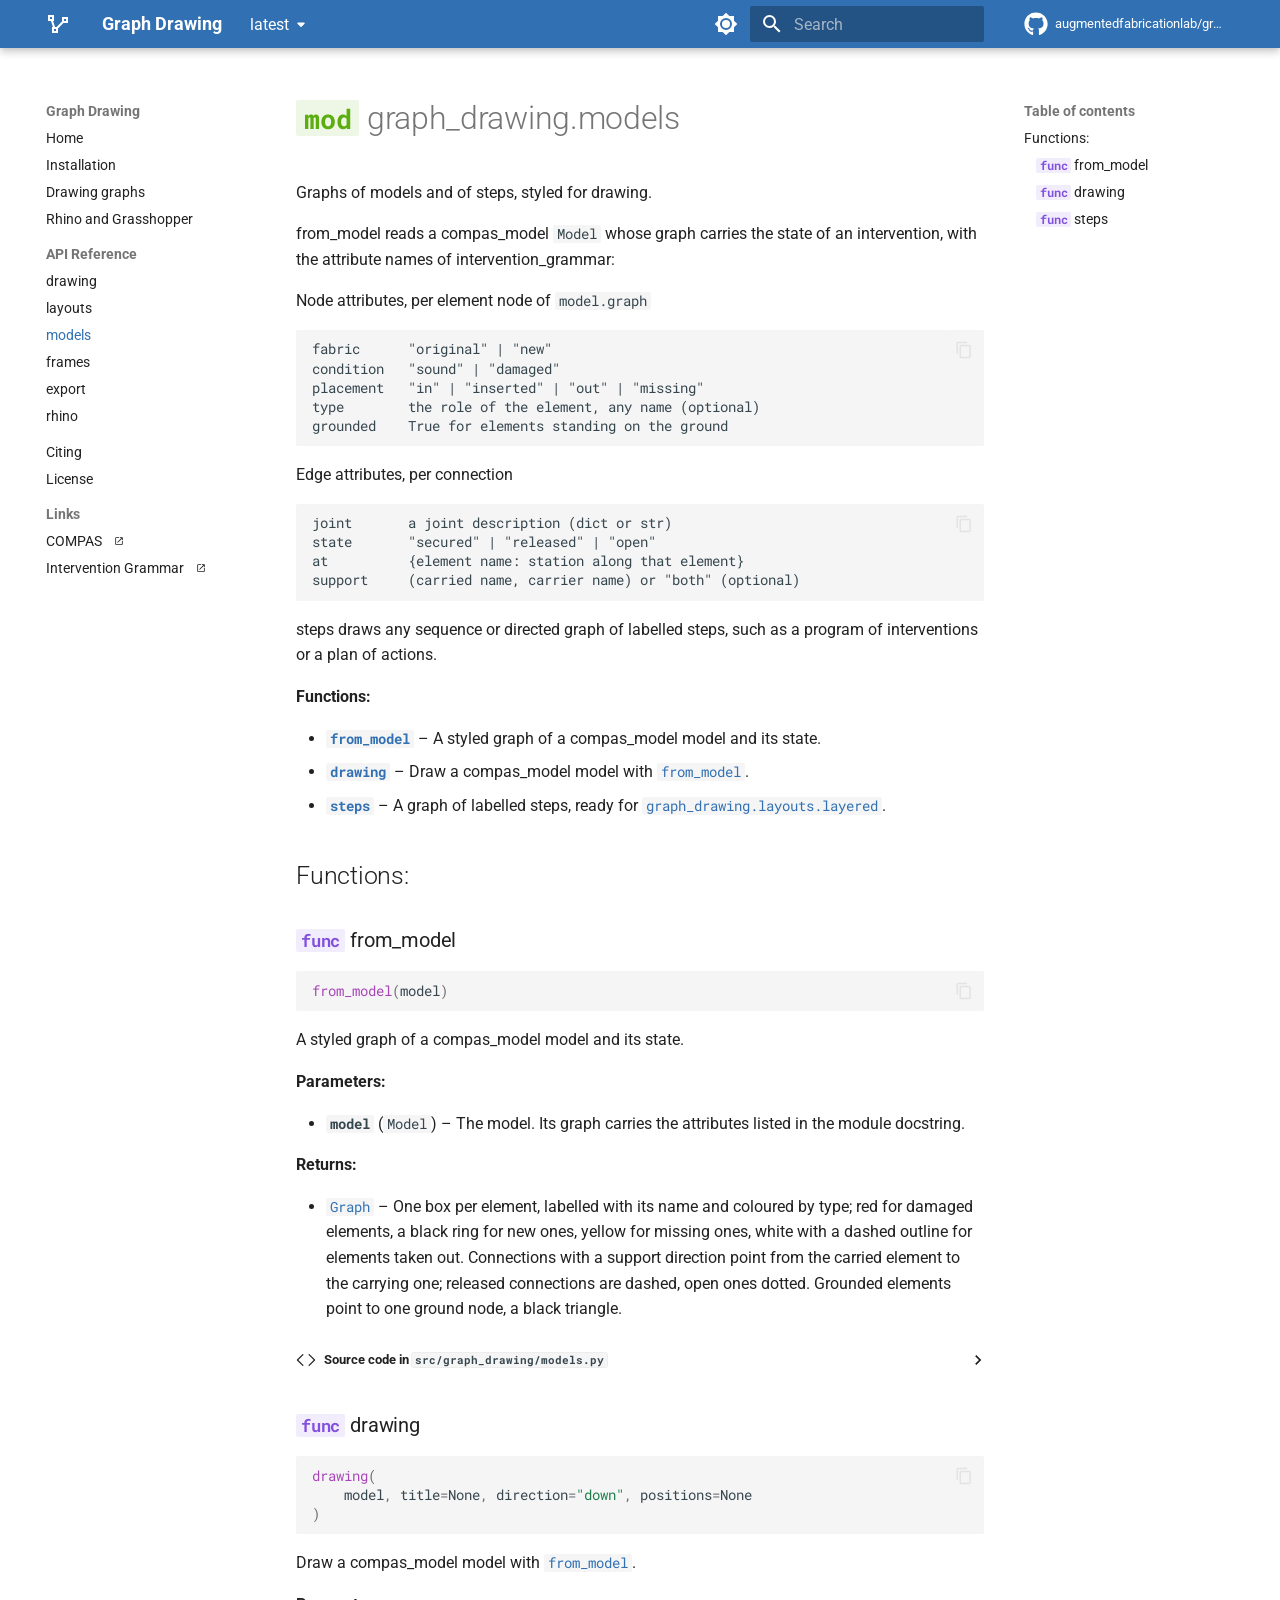
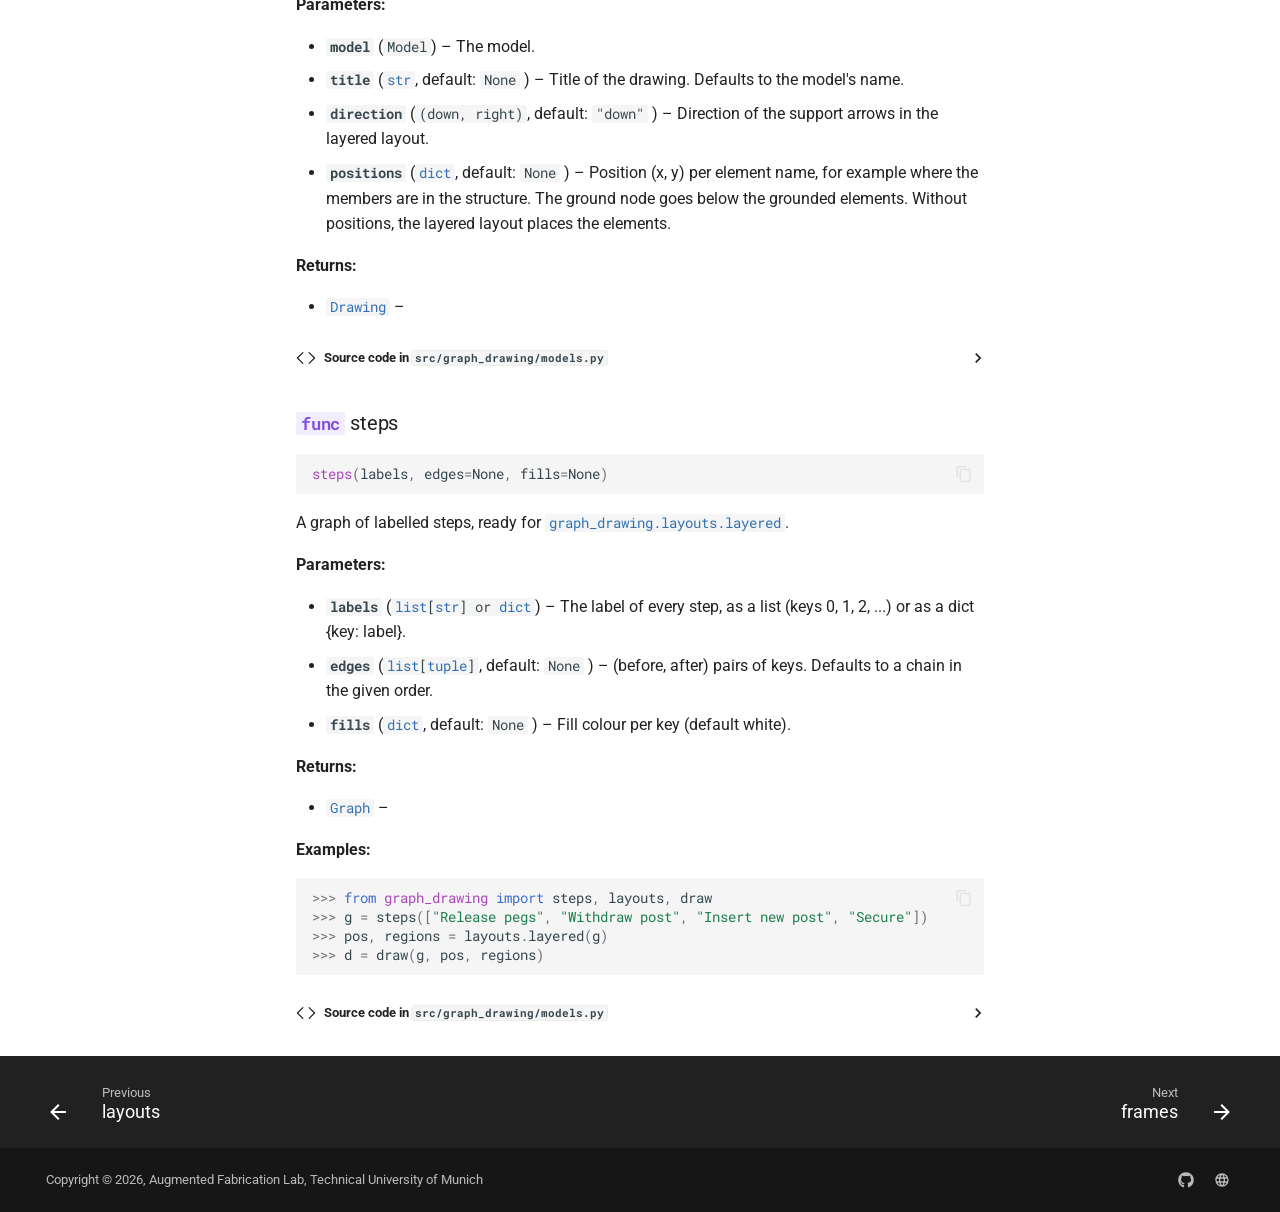
<file: latest/api/graph_drawing.models/index.html>
<!doctype html>
<html lang="en" class="no-js">
  <head>
    
      <meta charset="utf-8">
      <meta name="viewport" content="width=device-width,initial-scale=1">
      
        <meta name="description" content="Schematic drawings of graphs in Rhino, in Grasshopper, as SVG and as PDF.">
      
      
        <meta name="author" content="Tizian Rein">
      
      
        <link rel="canonical" href="https://augmentedfabricationlab.github.io/graph_drawing/latest/api/graph_drawing.models/">
      
      
        <link rel="prev" href="../graph_drawing.layouts/">
      
      
        <link rel="next" href="../graph_drawing.frames/">
      
      
        
      
      
      <link rel="icon" href="../../_images/favicon.svg">
      <meta name="generator" content="mkdocs-1.6.1, mkdocs-material-9.7.7">
    
    
      
        <title>models - Graph Drawing</title>
      
    
    
      <link rel="stylesheet" href="../../assets/stylesheets/main.ec1eaa64.min.css">
      
        
        <link rel="stylesheet" href="../../assets/stylesheets/palette.ab4e12ef.min.css">
      
      


    
    
      
    
    
      
        
        
        <link rel="preconnect" href="https://fonts.gstatic.com" crossorigin>
        <link rel="stylesheet" href="https://fonts.googleapis.com/css?family=Roboto:300,300i,400,400i,700,700i%7CRoboto+Mono:400,400i,700,700i&display=fallback">
        <style>:root{--md-text-font:"Roboto";--md-code-font:"Roboto Mono"}</style>
      
    
    
      <link rel="stylesheet" href="../../assets/_mkdocstrings.css">
    
      <link rel="stylesheet" href="../../assets/stylesheets/custom.css">
    
    <script>__md_scope=new URL("../..",location),__md_hash=e=>[...e].reduce(((e,_)=>(e<<5)-e+_.charCodeAt(0)),0),__md_get=(e,_=localStorage,t=__md_scope)=>JSON.parse(_.getItem(t.pathname+"."+e)),__md_set=(e,_,t=localStorage,a=__md_scope)=>{try{t.setItem(a.pathname+"."+e,JSON.stringify(_))}catch(e){}}</script>
    
      

    
    
  </head>
  
  
    
    
      
    
    
    
    
    <body dir="ltr" data-md-color-scheme="default" data-md-color-primary="custom" data-md-color-accent="custom">
  
    
    <input class="md-toggle" data-md-toggle="drawer" type="checkbox" id="__drawer" autocomplete="off">
    <input class="md-toggle" data-md-toggle="search" type="checkbox" id="__search" autocomplete="off">
    <label class="md-overlay" for="__drawer"></label>
    <div data-md-component="skip">
      
        
        <a href="#graph_drawing.models" class="md-skip">
          Skip to content
        </a>
      
    </div>
    <div data-md-component="announce">
      
    </div>
    
      <div data-md-color-scheme="default" data-md-component="outdated" hidden>
        
      </div>
    
    
      

  

<header class="md-header md-header--shadow" data-md-component="header">
  <nav class="md-header__inner md-grid" aria-label="Header">
    <a href="https://augmentedfabricationlab.github.io/graph_drawing/" title="Graph Drawing" class="md-header__button md-logo" aria-label="Graph Drawing" data-md-component="logo">
      
  
  <svg xmlns="http://www.w3.org/2000/svg" viewBox="0 0 24 24"><path d="M2 3v6h2.95l2 6H6v6h6v-4.59L17.41 11H22V5h-6v4.57L10.59 15H9.06l-2-6H8V3M4 5h2v2H4m14 0h2v2h-2M8 17h2v2H8Z"/></svg>

    </a>
    <label class="md-header__button md-icon" for="__drawer">
      
      <svg xmlns="http://www.w3.org/2000/svg" viewBox="0 0 24 24"><path d="M3 6h18v2H3zm0 5h18v2H3zm0 5h18v2H3z"/></svg>
    </label>
    <div class="md-header__title" data-md-component="header-title">
      <div class="md-header__ellipsis">
        <div class="md-header__topic">
          <span class="md-ellipsis">
            Graph Drawing
          </span>
        </div>
        <div class="md-header__topic" data-md-component="header-topic">
          <span class="md-ellipsis">
            
              models
            
          </span>
        </div>
      </div>
    </div>
    
      
        <form class="md-header__option" data-md-component="palette">
  
    
    
    
    <input class="md-option" data-md-color-media="" data-md-color-scheme="default" data-md-color-primary="custom" data-md-color-accent="custom"  aria-label="Switch to dark mode"  type="radio" name="__palette" id="__palette_0">
    
      <label class="md-header__button md-icon" title="Switch to dark mode" for="__palette_1" hidden>
        <svg xmlns="http://www.w3.org/2000/svg" viewBox="0 0 24 24"><path d="M12 8a4 4 0 0 0-4 4 4 4 0 0 0 4 4 4 4 0 0 0 4-4 4 4 0 0 0-4-4m0 10a6 6 0 0 1-6-6 6 6 0 0 1 6-6 6 6 0 0 1 6 6 6 6 0 0 1-6 6m8-9.31V4h-4.69L12 .69 8.69 4H4v4.69L.69 12 4 15.31V20h4.69L12 23.31 15.31 20H20v-4.69L23.31 12z"/></svg>
      </label>
    
  
    
    
    
    <input class="md-option" data-md-color-media="" data-md-color-scheme="slate" data-md-color-primary="custom" data-md-color-accent="custom"  aria-label="Switch to light mode"  type="radio" name="__palette" id="__palette_1">
    
      <label class="md-header__button md-icon" title="Switch to light mode" for="__palette_0" hidden>
        <svg xmlns="http://www.w3.org/2000/svg" viewBox="0 0 24 24"><path d="M12 18c-.89 0-1.74-.2-2.5-.55C11.56 16.5 13 14.42 13 12s-1.44-4.5-3.5-5.45C10.26 6.2 11.11 6 12 6a6 6 0 0 1 6 6 6 6 0 0 1-6 6m8-9.31V4h-4.69L12 .69 8.69 4H4v4.69L.69 12 4 15.31V20h4.69L12 23.31 15.31 20H20v-4.69L23.31 12z"/></svg>
      </label>
    
  
</form>
      
    
    
      <script>var palette=__md_get("__palette");if(palette&&palette.color){if("(prefers-color-scheme)"===palette.color.media){var media=matchMedia("(prefers-color-scheme: light)"),input=document.querySelector(media.matches?"[data-md-color-media='(prefers-color-scheme: light)']":"[data-md-color-media='(prefers-color-scheme: dark)']");palette.color.media=input.getAttribute("data-md-color-media"),palette.color.scheme=input.getAttribute("data-md-color-scheme"),palette.color.primary=input.getAttribute("data-md-color-primary"),palette.color.accent=input.getAttribute("data-md-color-accent")}for(var[key,value]of Object.entries(palette.color))document.body.setAttribute("data-md-color-"+key,value)}</script>
    
    
    
      
      
        <label class="md-header__button md-icon" for="__search">
          
          <svg xmlns="http://www.w3.org/2000/svg" viewBox="0 0 24 24"><path d="M9.5 3A6.5 6.5 0 0 1 16 9.5c0 1.61-.59 3.09-1.56 4.23l.27.27h.79l5 5-1.5 1.5-5-5v-.79l-.27-.27A6.52 6.52 0 0 1 9.5 16 6.5 6.5 0 0 1 3 9.5 6.5 6.5 0 0 1 9.5 3m0 2C7 5 5 7 5 9.5S7 14 9.5 14 14 12 14 9.5 12 5 9.5 5"/></svg>
        </label>
        <div class="md-search" data-md-component="search" role="dialog">
  <label class="md-search__overlay" for="__search"></label>
  <div class="md-search__inner" role="search">
    <form class="md-search__form" name="search">
      <input type="text" class="md-search__input" name="query" aria-label="Search" placeholder="Search" autocapitalize="off" autocorrect="off" autocomplete="off" spellcheck="false" data-md-component="search-query" required>
      <label class="md-search__icon md-icon" for="__search">
        
        <svg xmlns="http://www.w3.org/2000/svg" viewBox="0 0 24 24"><path d="M9.5 3A6.5 6.5 0 0 1 16 9.5c0 1.61-.59 3.09-1.56 4.23l.27.27h.79l5 5-1.5 1.5-5-5v-.79l-.27-.27A6.52 6.52 0 0 1 9.5 16 6.5 6.5 0 0 1 3 9.5 6.5 6.5 0 0 1 9.5 3m0 2C7 5 5 7 5 9.5S7 14 9.5 14 14 12 14 9.5 12 5 9.5 5"/></svg>
        
        <svg xmlns="http://www.w3.org/2000/svg" viewBox="0 0 24 24"><path d="M20 11v2H8l5.5 5.5-1.42 1.42L4.16 12l7.92-7.92L13.5 5.5 8 11z"/></svg>
      </label>
      <nav class="md-search__options" aria-label="Search">
        
        <button type="reset" class="md-search__icon md-icon" title="Clear" aria-label="Clear" tabindex="-1">
          
          <svg xmlns="http://www.w3.org/2000/svg" viewBox="0 0 24 24"><path d="M19 6.41 17.59 5 12 10.59 6.41 5 5 6.41 10.59 12 5 17.59 6.41 19 12 13.41 17.59 19 19 17.59 13.41 12z"/></svg>
        </button>
      </nav>
      
        <div class="md-search__suggest" data-md-component="search-suggest"></div>
      
    </form>
    <div class="md-search__output">
      <div class="md-search__scrollwrap" tabindex="0" data-md-scrollfix>
        <div class="md-search-result" data-md-component="search-result">
          <div class="md-search-result__meta">
            Initializing search
          </div>
          <ol class="md-search-result__list" role="presentation"></ol>
        </div>
      </div>
    </div>
  </div>
</div>
      
    
    
      <div class="md-header__source">
        <a href="https://github.com/augmentedfabricationlab/graph_drawing/" title="Go to repository" class="md-source" data-md-component="source">
  <div class="md-source__icon md-icon">
    
    <svg xmlns="http://www.w3.org/2000/svg" viewBox="0 0 512 512"><!--! Font Awesome Free 7.1.0 by @fontawesome - https://fontawesome.com License - https://fontawesome.com/license/free (Icons: CC BY 4.0, Fonts: SIL OFL 1.1, Code: MIT License) Copyright 2025 Fonticons, Inc.--><path d="M173.9 397.4c0 2-2.3 3.6-5.2 3.6-3.3.3-5.6-1.3-5.6-3.6 0-2 2.3-3.6 5.2-3.6 3-.3 5.6 1.3 5.6 3.6m-31.1-4.5c-.7 2 1.3 4.3 4.3 4.9 2.6 1 5.6 0 6.2-2s-1.3-4.3-4.3-5.2c-2.6-.7-5.5.3-6.2 2.3m44.2-1.7c-2.9.7-4.9 2.6-4.6 4.9.3 2 2.9 3.3 5.9 2.6 2.9-.7 4.9-2.6 4.6-4.6-.3-1.9-3-3.2-5.9-2.9M252.8 8C114.1 8 8 113.3 8 252c0 110.9 69.8 205.8 169.5 239.2 12.8 2.3 17.3-5.6 17.3-12.1 0-6.2-.3-40.4-.3-61.4 0 0-70 15-84.7-29.8 0 0-11.4-29.1-27.8-36.6 0 0-22.9-15.7 1.6-15.4 0 0 24.9 2 38.6 25.8 21.9 38.6 58.6 27.5 72.9 20.9 2.3-16 8.8-27.1 16-33.7-55.9-6.2-112.3-14.3-112.3-110.5 0-27.5 7.6-41.3 23.6-58.9-2.6-6.5-11.1-33.3 2.6-67.9 20.9-6.5 69 27 69 27 20-5.6 41.5-8.5 62.8-8.5s42.8 2.9 62.8 8.5c0 0 48.1-33.6 69-27 13.7 34.7 5.2 61.4 2.6 67.9 16 17.7 25.8 31.5 25.8 58.9 0 96.5-58.9 104.2-114.8 110.5 9.2 7.9 17 22.9 17 46.4 0 33.7-.3 75.4-.3 83.6 0 6.5 4.6 14.4 17.3 12.1C436.2 457.8 504 362.9 504 252 504 113.3 391.5 8 252.8 8M105.2 352.9c-1.3 1-1 3.3.7 5.2 1.6 1.6 3.9 2.3 5.2 1 1.3-1 1-3.3-.7-5.2-1.6-1.6-3.9-2.3-5.2-1m-10.8-8.1c-.7 1.3.3 2.9 2.3 3.9 1.6 1 3.6.7 4.3-.7.7-1.3-.3-2.9-2.3-3.9-2-.6-3.6-.3-4.3.7m32.4 35.6c-1.6 1.3-1 4.3 1.3 6.2 2.3 2.3 5.2 2.6 6.5 1 1.3-1.3.7-4.3-1.3-6.2-2.2-2.3-5.2-2.6-6.5-1m-11.4-14.7c-1.6 1-1.6 3.6 0 5.9s4.3 3.3 5.6 2.3c1.6-1.3 1.6-3.9 0-6.2-1.4-2.3-4-3.3-5.6-2"/></svg>
  </div>
  <div class="md-source__repository">
    augmentedfabricationlab/graph_drawing
  </div>
</a>
      </div>
    
  </nav>
  
</header>
    
    <div class="md-container" data-md-component="container">
      
      
        
          
        
      
      <main class="md-main" data-md-component="main">
        <div class="md-main__inner md-grid">
          
            
              
              <div class="md-sidebar md-sidebar--primary" data-md-component="sidebar" data-md-type="navigation" >
                <div class="md-sidebar__scrollwrap">
                  <div class="md-sidebar__inner">
                    



<nav class="md-nav md-nav--primary" aria-label="Navigation" data-md-level="0">
  <label class="md-nav__title" for="__drawer">
    <a href="https://augmentedfabricationlab.github.io/graph_drawing/" title="Graph Drawing" class="md-nav__button md-logo" aria-label="Graph Drawing" data-md-component="logo">
      
  
  <svg xmlns="http://www.w3.org/2000/svg" viewBox="0 0 24 24"><path d="M2 3v6h2.95l2 6H6v6h6v-4.59L17.41 11H22V5h-6v4.57L10.59 15H9.06l-2-6H8V3M4 5h2v2H4m14 0h2v2h-2M8 17h2v2H8Z"/></svg>

    </a>
    Graph Drawing
  </label>
  
    <div class="md-nav__source">
      <a href="https://github.com/augmentedfabricationlab/graph_drawing/" title="Go to repository" class="md-source" data-md-component="source">
  <div class="md-source__icon md-icon">
    
    <svg xmlns="http://www.w3.org/2000/svg" viewBox="0 0 512 512"><!--! Font Awesome Free 7.1.0 by @fontawesome - https://fontawesome.com License - https://fontawesome.com/license/free (Icons: CC BY 4.0, Fonts: SIL OFL 1.1, Code: MIT License) Copyright 2025 Fonticons, Inc.--><path d="M173.9 397.4c0 2-2.3 3.6-5.2 3.6-3.3.3-5.6-1.3-5.6-3.6 0-2 2.3-3.6 5.2-3.6 3-.3 5.6 1.3 5.6 3.6m-31.1-4.5c-.7 2 1.3 4.3 4.3 4.9 2.6 1 5.6 0 6.2-2s-1.3-4.3-4.3-5.2c-2.6-.7-5.5.3-6.2 2.3m44.2-1.7c-2.9.7-4.9 2.6-4.6 4.9.3 2 2.9 3.3 5.9 2.6 2.9-.7 4.9-2.6 4.6-4.6-.3-1.9-3-3.2-5.9-2.9M252.8 8C114.1 8 8 113.3 8 252c0 110.9 69.8 205.8 169.5 239.2 12.8 2.3 17.3-5.6 17.3-12.1 0-6.2-.3-40.4-.3-61.4 0 0-70 15-84.7-29.8 0 0-11.4-29.1-27.8-36.6 0 0-22.9-15.7 1.6-15.4 0 0 24.9 2 38.6 25.8 21.9 38.6 58.6 27.5 72.9 20.9 2.3-16 8.8-27.1 16-33.7-55.9-6.2-112.3-14.3-112.3-110.5 0-27.5 7.6-41.3 23.6-58.9-2.6-6.5-11.1-33.3 2.6-67.9 20.9-6.5 69 27 69 27 20-5.6 41.5-8.5 62.8-8.5s42.8 2.9 62.8 8.5c0 0 48.1-33.6 69-27 13.7 34.7 5.2 61.4 2.6 67.9 16 17.7 25.8 31.5 25.8 58.9 0 96.5-58.9 104.2-114.8 110.5 9.2 7.9 17 22.9 17 46.4 0 33.7-.3 75.4-.3 83.6 0 6.5 4.6 14.4 17.3 12.1C436.2 457.8 504 362.9 504 252 504 113.3 391.5 8 252.8 8M105.2 352.9c-1.3 1-1 3.3.7 5.2 1.6 1.6 3.9 2.3 5.2 1 1.3-1 1-3.3-.7-5.2-1.6-1.6-3.9-2.3-5.2-1m-10.8-8.1c-.7 1.3.3 2.9 2.3 3.9 1.6 1 3.6.7 4.3-.7.7-1.3-.3-2.9-2.3-3.9-2-.6-3.6-.3-4.3.7m32.4 35.6c-1.6 1.3-1 4.3 1.3 6.2 2.3 2.3 5.2 2.6 6.5 1 1.3-1.3.7-4.3-1.3-6.2-2.2-2.3-5.2-2.6-6.5-1m-11.4-14.7c-1.6 1-1.6 3.6 0 5.9s4.3 3.3 5.6 2.3c1.6-1.3 1.6-3.9 0-6.2-1.4-2.3-4-3.3-5.6-2"/></svg>
  </div>
  <div class="md-source__repository">
    augmentedfabricationlab/graph_drawing
  </div>
</a>
    </div>
  
  <ul class="md-nav__list" data-md-scrollfix>
    
      
      
  
  
  
  
    <li class="md-nav__item">
      <a href="../.." class="md-nav__link">
        
  
  
  <span class="md-ellipsis">
    
  
    Home
  

    
  </span>
  
  

      </a>
    </li>
  

    
      
      
  
  
  
  
    <li class="md-nav__item">
      <a href="../../installation/" class="md-nav__link">
        
  
  
  <span class="md-ellipsis">
    
  
    Installation
  

    
  </span>
  
  

      </a>
    </li>
  

    
      
      
  
  
  
  
    <li class="md-nav__item">
      <a href="../../usage/" class="md-nav__link">
        
  
  
  <span class="md-ellipsis">
    
  
    Drawing graphs
  

    
  </span>
  
  

      </a>
    </li>
  

    
      
      
  
  
  
  
    <li class="md-nav__item">
      <a href="../../rhino/" class="md-nav__link">
        
  
  
  <span class="md-ellipsis">
    
  
    Rhino and Grasshopper
  

    
  </span>
  
  

      </a>
    </li>
  

    
      
      
  
  
    
  
  
  
    
    
      
        
      
        
      
        
      
        
      
        
      
        
      
    
    
    
      
        
        
      
    
    
    <li class="md-nav__item md-nav__item--active md-nav__item--section md-nav__item--nested">
      
        
        
        <input class="md-nav__toggle md-toggle " type="checkbox" id="__nav_5" checked>
        
          
          <label class="md-nav__link" for="__nav_5" id="__nav_5_label" tabindex="">
            
  
  
  <span class="md-ellipsis">
    
  
    API Reference
  

    
  </span>
  
  

            <span class="md-nav__icon md-icon"></span>
          </label>
        
        <nav class="md-nav" data-md-level="1" aria-labelledby="__nav_5_label" aria-expanded="true">
          <label class="md-nav__title" for="__nav_5">
            <span class="md-nav__icon md-icon"></span>
            
  
    API Reference
  

          </label>
          <ul class="md-nav__list" data-md-scrollfix>
            
              
                
  
  
  
  
    <li class="md-nav__item">
      <a href="../graph_drawing.drawing/" class="md-nav__link">
        
  
  
  <span class="md-ellipsis">
    
  
    drawing
  

    
  </span>
  
  

      </a>
    </li>
  

              
            
              
                
  
  
  
  
    <li class="md-nav__item">
      <a href="../graph_drawing.layouts/" class="md-nav__link">
        
  
  
  <span class="md-ellipsis">
    
  
    layouts
  

    
  </span>
  
  

      </a>
    </li>
  

              
            
              
                
  
  
    
  
  
  
    <li class="md-nav__item md-nav__item--active">
      
      <input class="md-nav__toggle md-toggle" type="checkbox" id="__toc">
      
      
        
      
      
        <label class="md-nav__link md-nav__link--active" for="__toc">
          
  
  
  <span class="md-ellipsis">
    
  
    models
  

    
  </span>
  
  

          <span class="md-nav__icon md-icon"></span>
        </label>
      
      <a href="./" class="md-nav__link md-nav__link--active">
        
  
  
  <span class="md-ellipsis">
    
  
    models
  

    
  </span>
  
  

      </a>
      
        

<nav class="md-nav md-nav--secondary" aria-label="Table of contents">
  
  
  
    
  
  
    <label class="md-nav__title" for="__toc">
      <span class="md-nav__icon md-icon"></span>
      Table of contents
    </label>
    <ul class="md-nav__list" data-md-component="toc" data-md-scrollfix>
      
        <li class="md-nav__item">
  <a href="#graph_drawing.models-functions" class="md-nav__link">
    <span class="md-ellipsis">
      
        Functions:
      
    </span>
  </a>
  
    <nav class="md-nav" aria-label="Functions:">
      <ul class="md-nav__list">
        
          <li class="md-nav__item">
  <a href="#graph_drawing.models.from_model" class="md-nav__link">
    <span class="md-ellipsis">
      
        <code class="doc-symbol doc-symbol-toc doc-symbol-function"></code>&nbsp;from_model
      
    </span>
  </a>
  
</li>
        
          <li class="md-nav__item">
  <a href="#graph_drawing.models.drawing" class="md-nav__link">
    <span class="md-ellipsis">
      
        <code class="doc-symbol doc-symbol-toc doc-symbol-function"></code>&nbsp;drawing
      
    </span>
  </a>
  
</li>
        
          <li class="md-nav__item">
  <a href="#graph_drawing.models.steps" class="md-nav__link">
    <span class="md-ellipsis">
      
        <code class="doc-symbol doc-symbol-toc doc-symbol-function"></code>&nbsp;steps
      
    </span>
  </a>
  
</li>
        
      </ul>
    </nav>
  
</li>
      
    </ul>
  
</nav>
      
    </li>
  

              
            
              
                
  
  
  
  
    <li class="md-nav__item">
      <a href="../graph_drawing.frames/" class="md-nav__link">
        
  
  
  <span class="md-ellipsis">
    
  
    frames
  

    
  </span>
  
  

      </a>
    </li>
  

              
            
              
                
  
  
  
  
    <li class="md-nav__item">
      <a href="../graph_drawing.export/" class="md-nav__link">
        
  
  
  <span class="md-ellipsis">
    
  
    export
  

    
  </span>
  
  

      </a>
    </li>
  

              
            
              
                
  
  
  
  
    <li class="md-nav__item">
      <a href="../graph_drawing.rhino/" class="md-nav__link">
        
  
  
  <span class="md-ellipsis">
    
  
    rhino
  

    
  </span>
  
  

      </a>
    </li>
  

              
            
          </ul>
        </nav>
      
    </li>
  

    
      
      
  
  
  
  
    <li class="md-nav__item">
      <a href="../../citing/" class="md-nav__link">
        
  
  
  <span class="md-ellipsis">
    
  
    Citing
  

    
  </span>
  
  

      </a>
    </li>
  

    
      
      
  
  
  
  
    <li class="md-nav__item">
      <a href="../../license/" class="md-nav__link">
        
  
  
  <span class="md-ellipsis">
    
  
    License
  

    
  </span>
  
  

      </a>
    </li>
  

    
      
      
  
  
  
  
    
    
      
        
      
        
      
    
    
    
      
        
        
      
    
    
    <li class="md-nav__item md-nav__item--section md-nav__item--nested">
      
        
        
        <input class="md-nav__toggle md-toggle " type="checkbox" id="__nav_8" >
        
          
          <label class="md-nav__link" for="__nav_8" id="__nav_8_label" tabindex="">
            
  
  
  <span class="md-ellipsis">
    
  
    Links
  

    
  </span>
  
  

            <span class="md-nav__icon md-icon"></span>
          </label>
        
        <nav class="md-nav" data-md-level="1" aria-labelledby="__nav_8_label" aria-expanded="false">
          <label class="md-nav__title" for="__nav_8">
            <span class="md-nav__icon md-icon"></span>
            
  
    Links
  

          </label>
          <ul class="md-nav__list" data-md-scrollfix>
            
              
                
  
  
  
  
    <li class="md-nav__item">
      <a href="https://compas.dev/" class="md-nav__link">
        
  
  
  <span class="md-ellipsis">
    
  
    COMPAS
  

    
  </span>
  
  

      </a>
    </li>
  

              
            
              
                
  
  
  
  
    <li class="md-nav__item">
      <a href="https://augmentedfabricationlab.github.io/intervention_grammar/" class="md-nav__link">
        
  
  
  <span class="md-ellipsis">
    
  
    Intervention Grammar
  

    
  </span>
  
  

      </a>
    </li>
  

              
            
          </ul>
        </nav>
      
    </li>
  

    
  </ul>
</nav>
                  </div>
                </div>
              </div>
            
            
              
              <div class="md-sidebar md-sidebar--secondary" data-md-component="sidebar" data-md-type="toc" >
                <div class="md-sidebar__scrollwrap">
                  <div class="md-sidebar__inner">
                    

<nav class="md-nav md-nav--secondary" aria-label="Table of contents">
  
  
  
    
  
  
    <label class="md-nav__title" for="__toc">
      <span class="md-nav__icon md-icon"></span>
      Table of contents
    </label>
    <ul class="md-nav__list" data-md-component="toc" data-md-scrollfix>
      
        <li class="md-nav__item">
  <a href="#graph_drawing.models-functions" class="md-nav__link">
    <span class="md-ellipsis">
      
        Functions:
      
    </span>
  </a>
  
    <nav class="md-nav" aria-label="Functions:">
      <ul class="md-nav__list">
        
          <li class="md-nav__item">
  <a href="#graph_drawing.models.from_model" class="md-nav__link">
    <span class="md-ellipsis">
      
        <code class="doc-symbol doc-symbol-toc doc-symbol-function"></code>&nbsp;from_model
      
    </span>
  </a>
  
</li>
        
          <li class="md-nav__item">
  <a href="#graph_drawing.models.drawing" class="md-nav__link">
    <span class="md-ellipsis">
      
        <code class="doc-symbol doc-symbol-toc doc-symbol-function"></code>&nbsp;drawing
      
    </span>
  </a>
  
</li>
        
          <li class="md-nav__item">
  <a href="#graph_drawing.models.steps" class="md-nav__link">
    <span class="md-ellipsis">
      
        <code class="doc-symbol doc-symbol-toc doc-symbol-function"></code>&nbsp;steps
      
    </span>
  </a>
  
</li>
        
      </ul>
    </nav>
  
</li>
      
    </ul>
  
</nav>
                  </div>
                </div>
              </div>
            
          
          
            <div class="md-content" data-md-component="content">
              
              <article class="md-content__inner md-typeset">
                
                  



<div class="doc doc-object doc-module">



<h1 id="graph_drawing.models" class="doc doc-heading">
<code class="doc-symbol doc-symbol-heading doc-symbol-module"></code>            <span class="doc doc-object-name doc-module-name">graph_drawing.models</span>


<a href="#graph_drawing.models" class="headerlink" title="Permanent link">¤</a></h1>

    <div class="doc doc-contents first">

        <p>Graphs of models and of steps, styled for drawing.</p>
<p>from_model reads a compas_model <code>Model</code> whose graph carries the state of an
intervention, with the attribute names of intervention_grammar:</p>
<p>Node attributes, per element node of <code>model.graph</code></p>
<div class="language-text highlight"><pre><span></span><code>fabric      "original" | "new"
condition   "sound" | "damaged"
placement   "in" | "inserted" | "out" | "missing"
type        the role of the element, any name (optional)
grounded    True for elements standing on the ground
</code></pre></div>
<p>Edge attributes, per connection</p>
<div class="language-text highlight"><pre><span></span><code>joint       a joint description (dict or str)
state       "secured" | "released" | "open"
at          {element name: station along that element}
support     (carried name, carrier name) or "both" (optional)
</code></pre></div>
<p>steps draws any sequence or directed graph of labelled steps, such as a program
of interventions or a plan of actions.</p>










<p><span class="doc-section-title">Functions:</span></p>
    <ul>
          <li class="doc-section-item field-body">
            <b><code><a class="autorefs autorefs-internal" title="            from_model (graph_drawing.models.from_model)" href="#graph_drawing.models.from_model">from_model</a></code></b>
            –
            <div class="doc-md-description">
              <p>A styled graph of a compas_model model and its state.</p>
            </div>
          </li>
          <li class="doc-section-item field-body">
            <b><code><a class="autorefs autorefs-internal" title="            drawing (graph_drawing.models.drawing)" href="#graph_drawing.models.drawing">drawing</a></code></b>
            –
            <div class="doc-md-description">
              <p>Draw a compas_model model with <a class="autorefs autorefs-internal" title="            from_model" href="#graph_drawing.models.from_model"><code>from_model</code></a>.</p>
            </div>
          </li>
          <li class="doc-section-item field-body">
            <b><code><a class="autorefs autorefs-internal" title="            steps (graph_drawing.models.steps)" href="#graph_drawing.models.steps">steps</a></code></b>
            –
            <div class="doc-md-description">
              <p>A graph of labelled steps, ready for <a class="autorefs autorefs-internal" title="            layered" href="../graph_drawing.layouts/#graph_drawing.layouts.layered"><code>graph_drawing.layouts.layered</code></a>.</p>
            </div>
          </li>
    </ul>




<div class="doc doc-children">








<h2 id="graph_drawing.models-functions">Functions:<a href="#graph_drawing.models-functions" class="headerlink" title="Permanent link">¤</a></h2>

<div class="doc doc-object doc-function">


<h3 id="graph_drawing.models.from_model" class="doc doc-heading">
<code class="doc-symbol doc-symbol-heading doc-symbol-function"></code>            <span class="doc doc-object-name doc-function-name">from_model</span>


<a href="#graph_drawing.models.from_model" class="headerlink" title="Permanent link">¤</a></h3>
<div class="language-python doc-signature highlight"><pre><span></span><code><a id="__codelineno-0-1" name="__codelineno-0-1" href="#__codelineno-0-1"></a><span class="nf">from_model</span><span class="p">(</span><span class="n">model</span><span class="p">)</span>
</code></pre></div>

    <div class="doc doc-contents ">

        <p>A styled graph of a compas_model model and its state.</p>


<p><span class="doc-section-title">Parameters:</span></p>
    <ul>
        <li class="doc-section-item field-body">
            <b><code>model</code></b>
              (<code><span title="compas_model.models.Model">Model</span></code>)
          –
          <div class="doc-md-description">
            <p>The model. Its graph carries the attributes listed in the module docstring.</p>
          </div>
        </li>
    </ul>


<p><span class="doc-section-title">Returns:</span></p>
    <ul>
        <li class="doc-section-item field-body">
              <code><a class="autorefs autorefs-external" title="compas.datastructures.Graph" href="https://compas.dev/compas/latest/api/compas.datastructures.Graph.html#compas.datastructures.Graph">Graph</a></code>
          –
          <div class="doc-md-description">
            <p>One box per element, labelled with its name and coloured by type; red
for damaged elements, a black ring for new ones, yellow for
missing ones, white with a dashed outline for elements taken out.
Connections with a support direction point from the carried element
to the carrying one; released connections are dashed, open ones
dotted. Grounded elements point to one ground node, a black triangle.</p>
          </div>
        </li>
    </ul>


            <details class="mkdocstrings-source">
              <summary>Source code in <code>src/graph_drawing/models.py</code></summary>
              <div class="language-python highlight"><table class="highlighttable"><tr><td class="linenos"><div class="linenodiv"><pre><span></span><span class="normal"><a href="#graph_drawing.models.from_model--source--__codelineno-0-81"> 81</a></span>
<span class="normal"><a href="#graph_drawing.models.from_model--source--__codelineno-0-82"> 82</a></span>
<span class="normal"><a href="#graph_drawing.models.from_model--source--__codelineno-0-83"> 83</a></span>
<span class="normal"><a href="#graph_drawing.models.from_model--source--__codelineno-0-84"> 84</a></span>
<span class="normal"><a href="#graph_drawing.models.from_model--source--__codelineno-0-85"> 85</a></span>
<span class="normal"><a href="#graph_drawing.models.from_model--source--__codelineno-0-86"> 86</a></span>
<span class="normal"><a href="#graph_drawing.models.from_model--source--__codelineno-0-87"> 87</a></span>
<span class="normal"><a href="#graph_drawing.models.from_model--source--__codelineno-0-88"> 88</a></span>
<span class="normal"><a href="#graph_drawing.models.from_model--source--__codelineno-0-89"> 89</a></span>
<span class="normal"><a href="#graph_drawing.models.from_model--source--__codelineno-0-90"> 90</a></span>
<span class="normal"><a href="#graph_drawing.models.from_model--source--__codelineno-0-91"> 91</a></span>
<span class="normal"><a href="#graph_drawing.models.from_model--source--__codelineno-0-92"> 92</a></span>
<span class="normal"><a href="#graph_drawing.models.from_model--source--__codelineno-0-93"> 93</a></span>
<span class="normal"><a href="#graph_drawing.models.from_model--source--__codelineno-0-94"> 94</a></span>
<span class="normal"><a href="#graph_drawing.models.from_model--source--__codelineno-0-95"> 95</a></span>
<span class="normal"><a href="#graph_drawing.models.from_model--source--__codelineno-0-96"> 96</a></span>
<span class="normal"><a href="#graph_drawing.models.from_model--source--__codelineno-0-97"> 97</a></span>
<span class="normal"><a href="#graph_drawing.models.from_model--source--__codelineno-0-98"> 98</a></span>
<span class="normal"><a href="#graph_drawing.models.from_model--source--__codelineno-0-99"> 99</a></span>
<span class="normal"><a href="#graph_drawing.models.from_model--source--__codelineno-0-100">100</a></span>
<span class="normal"><a href="#graph_drawing.models.from_model--source--__codelineno-0-101">101</a></span>
<span class="normal"><a href="#graph_drawing.models.from_model--source--__codelineno-0-102">102</a></span>
<span class="normal"><a href="#graph_drawing.models.from_model--source--__codelineno-0-103">103</a></span>
<span class="normal"><a href="#graph_drawing.models.from_model--source--__codelineno-0-104">104</a></span>
<span class="normal"><a href="#graph_drawing.models.from_model--source--__codelineno-0-105">105</a></span>
<span class="normal"><a href="#graph_drawing.models.from_model--source--__codelineno-0-106">106</a></span>
<span class="normal"><a href="#graph_drawing.models.from_model--source--__codelineno-0-107">107</a></span>
<span class="normal"><a href="#graph_drawing.models.from_model--source--__codelineno-0-108">108</a></span>
<span class="normal"><a href="#graph_drawing.models.from_model--source--__codelineno-0-109">109</a></span>
<span class="normal"><a href="#graph_drawing.models.from_model--source--__codelineno-0-110">110</a></span>
<span class="normal"><a href="#graph_drawing.models.from_model--source--__codelineno-0-111">111</a></span>
<span class="normal"><a href="#graph_drawing.models.from_model--source--__codelineno-0-112">112</a></span>
<span class="normal"><a href="#graph_drawing.models.from_model--source--__codelineno-0-113">113</a></span>
<span class="normal"><a href="#graph_drawing.models.from_model--source--__codelineno-0-114">114</a></span>
<span class="normal"><a href="#graph_drawing.models.from_model--source--__codelineno-0-115">115</a></span>
<span class="normal"><a href="#graph_drawing.models.from_model--source--__codelineno-0-116">116</a></span>
<span class="normal"><a href="#graph_drawing.models.from_model--source--__codelineno-0-117">117</a></span>
<span class="normal"><a href="#graph_drawing.models.from_model--source--__codelineno-0-118">118</a></span>
<span class="normal"><a href="#graph_drawing.models.from_model--source--__codelineno-0-119">119</a></span>
<span class="normal"><a href="#graph_drawing.models.from_model--source--__codelineno-0-120">120</a></span>
<span class="normal"><a href="#graph_drawing.models.from_model--source--__codelineno-0-121">121</a></span>
<span class="normal"><a href="#graph_drawing.models.from_model--source--__codelineno-0-122">122</a></span>
<span class="normal"><a href="#graph_drawing.models.from_model--source--__codelineno-0-123">123</a></span>
<span class="normal"><a href="#graph_drawing.models.from_model--source--__codelineno-0-124">124</a></span>
<span class="normal"><a href="#graph_drawing.models.from_model--source--__codelineno-0-125">125</a></span>
<span class="normal"><a href="#graph_drawing.models.from_model--source--__codelineno-0-126">126</a></span>
<span class="normal"><a href="#graph_drawing.models.from_model--source--__codelineno-0-127">127</a></span>
<span class="normal"><a href="#graph_drawing.models.from_model--source--__codelineno-0-128">128</a></span>
<span class="normal"><a href="#graph_drawing.models.from_model--source--__codelineno-0-129">129</a></span>
<span class="normal"><a href="#graph_drawing.models.from_model--source--__codelineno-0-130">130</a></span>
<span class="normal"><a href="#graph_drawing.models.from_model--source--__codelineno-0-131">131</a></span>
<span class="normal"><a href="#graph_drawing.models.from_model--source--__codelineno-0-132">132</a></span>
<span class="normal"><a href="#graph_drawing.models.from_model--source--__codelineno-0-133">133</a></span>
<span class="normal"><a href="#graph_drawing.models.from_model--source--__codelineno-0-134">134</a></span>
<span class="normal"><a href="#graph_drawing.models.from_model--source--__codelineno-0-135">135</a></span>
<span class="normal"><a href="#graph_drawing.models.from_model--source--__codelineno-0-136">136</a></span>
<span class="normal"><a href="#graph_drawing.models.from_model--source--__codelineno-0-137">137</a></span>
<span class="normal"><a href="#graph_drawing.models.from_model--source--__codelineno-0-138">138</a></span>
<span class="normal"><a href="#graph_drawing.models.from_model--source--__codelineno-0-139">139</a></span>
<span class="normal"><a href="#graph_drawing.models.from_model--source--__codelineno-0-140">140</a></span></pre></div></td><td class="code"><div><pre><span></span><code><a id="graph_drawing.models.from_model--source--__codelineno-0-81" name="graph_drawing.models.from_model--source--__codelineno-0-81"></a><span class="k">def</span><span class="w"> </span><span class="nf">from_model</span><span class="p">(</span><span class="n">model</span><span class="p">):</span>
<a id="graph_drawing.models.from_model--source--__codelineno-0-82" name="graph_drawing.models.from_model--source--__codelineno-0-82"></a><span class="w">    </span><span class="sd">"""A styled graph of a compas_model model and its state.</span>
<a id="graph_drawing.models.from_model--source--__codelineno-0-83" name="graph_drawing.models.from_model--source--__codelineno-0-83"></a>
<a id="graph_drawing.models.from_model--source--__codelineno-0-84" name="graph_drawing.models.from_model--source--__codelineno-0-84"></a><span class="sd">    Parameters</span>
<a id="graph_drawing.models.from_model--source--__codelineno-0-85" name="graph_drawing.models.from_model--source--__codelineno-0-85"></a><span class="sd">    ----------</span>
<a id="graph_drawing.models.from_model--source--__codelineno-0-86" name="graph_drawing.models.from_model--source--__codelineno-0-86"></a><span class="sd">    model : :class:`compas_model.models.Model`</span>
<a id="graph_drawing.models.from_model--source--__codelineno-0-87" name="graph_drawing.models.from_model--source--__codelineno-0-87"></a><span class="sd">        The model. Its graph carries the attributes listed in the module docstring.</span>
<a id="graph_drawing.models.from_model--source--__codelineno-0-88" name="graph_drawing.models.from_model--source--__codelineno-0-88"></a>
<a id="graph_drawing.models.from_model--source--__codelineno-0-89" name="graph_drawing.models.from_model--source--__codelineno-0-89"></a><span class="sd">    Returns</span>
<a id="graph_drawing.models.from_model--source--__codelineno-0-90" name="graph_drawing.models.from_model--source--__codelineno-0-90"></a><span class="sd">    -------</span>
<a id="graph_drawing.models.from_model--source--__codelineno-0-91" name="graph_drawing.models.from_model--source--__codelineno-0-91"></a><span class="sd">    :class:`compas.datastructures.Graph`</span>
<a id="graph_drawing.models.from_model--source--__codelineno-0-92" name="graph_drawing.models.from_model--source--__codelineno-0-92"></a><span class="sd">        One box per element, labelled with its name and coloured by type; red</span>
<a id="graph_drawing.models.from_model--source--__codelineno-0-93" name="graph_drawing.models.from_model--source--__codelineno-0-93"></a><span class="sd">        for damaged elements, a black ring for new ones, yellow for</span>
<a id="graph_drawing.models.from_model--source--__codelineno-0-94" name="graph_drawing.models.from_model--source--__codelineno-0-94"></a><span class="sd">        missing ones, white with a dashed outline for elements taken out.</span>
<a id="graph_drawing.models.from_model--source--__codelineno-0-95" name="graph_drawing.models.from_model--source--__codelineno-0-95"></a><span class="sd">        Connections with a support direction point from the carried element</span>
<a id="graph_drawing.models.from_model--source--__codelineno-0-96" name="graph_drawing.models.from_model--source--__codelineno-0-96"></a><span class="sd">        to the carrying one; released connections are dashed, open ones</span>
<a id="graph_drawing.models.from_model--source--__codelineno-0-97" name="graph_drawing.models.from_model--source--__codelineno-0-97"></a><span class="sd">        dotted. Grounded elements point to one ground node, a black triangle.</span>
<a id="graph_drawing.models.from_model--source--__codelineno-0-98" name="graph_drawing.models.from_model--source--__codelineno-0-98"></a>
<a id="graph_drawing.models.from_model--source--__codelineno-0-99" name="graph_drawing.models.from_model--source--__codelineno-0-99"></a><span class="sd">    """</span>
<a id="graph_drawing.models.from_model--source--__codelineno-0-100" name="graph_drawing.models.from_model--source--__codelineno-0-100"></a>    <span class="n">G</span> <span class="o">=</span> <span class="n">model</span><span class="o">.</span><span class="n">graph</span>
<a id="graph_drawing.models.from_model--source--__codelineno-0-101" name="graph_drawing.models.from_model--source--__codelineno-0-101"></a>    <span class="n">g</span> <span class="o">=</span> <span class="n">Graph</span><span class="p">(</span><span class="n">name</span><span class="o">=</span><span class="n">model</span><span class="o">.</span><span class="n">name</span> <span class="ow">or</span> <span class="s2">"model"</span><span class="p">)</span>
<a id="graph_drawing.models.from_model--source--__codelineno-0-102" name="graph_drawing.models.from_model--source--__codelineno-0-102"></a>    <span class="n">name</span> <span class="o">=</span> <span class="p">{}</span>
<a id="graph_drawing.models.from_model--source--__codelineno-0-103" name="graph_drawing.models.from_model--source--__codelineno-0-103"></a>    <span class="n">grounded</span> <span class="o">=</span> <span class="p">[]</span>
<a id="graph_drawing.models.from_model--source--__codelineno-0-104" name="graph_drawing.models.from_model--source--__codelineno-0-104"></a>    <span class="n">types</span> <span class="o">=</span> <span class="p">[]</span>
<a id="graph_drawing.models.from_model--source--__codelineno-0-105" name="graph_drawing.models.from_model--source--__codelineno-0-105"></a>    <span class="k">for</span> <span class="n">node</span> <span class="ow">in</span> <span class="n">G</span><span class="o">.</span><span class="n">nodes</span><span class="p">():</span>
<a id="graph_drawing.models.from_model--source--__codelineno-0-106" name="graph_drawing.models.from_model--source--__codelineno-0-106"></a>        <span class="n">t</span> <span class="o">=</span> <span class="n">G</span><span class="o">.</span><span class="n">node</span><span class="p">[</span><span class="n">node</span><span class="p">]</span><span class="o">.</span><span class="n">get</span><span class="p">(</span><span class="s2">"type"</span><span class="p">)</span> <span class="ow">or</span> <span class="s2">"other"</span>
<a id="graph_drawing.models.from_model--source--__codelineno-0-107" name="graph_drawing.models.from_model--source--__codelineno-0-107"></a>        <span class="k">if</span> <span class="n">t</span> <span class="ow">not</span> <span class="ow">in</span> <span class="n">types</span><span class="p">:</span>
<a id="graph_drawing.models.from_model--source--__codelineno-0-108" name="graph_drawing.models.from_model--source--__codelineno-0-108"></a>            <span class="n">types</span><span class="o">.</span><span class="n">append</span><span class="p">(</span><span class="n">t</span><span class="p">)</span>
<a id="graph_drawing.models.from_model--source--__codelineno-0-109" name="graph_drawing.models.from_model--source--__codelineno-0-109"></a>    <span class="n">colors</span> <span class="o">=</span> <span class="n">_type_colors</span><span class="p">(</span><span class="n">types</span><span class="p">)</span>
<a id="graph_drawing.models.from_model--source--__codelineno-0-110" name="graph_drawing.models.from_model--source--__codelineno-0-110"></a>    <span class="k">for</span> <span class="n">node</span> <span class="ow">in</span> <span class="n">G</span><span class="o">.</span><span class="n">nodes</span><span class="p">():</span>
<a id="graph_drawing.models.from_model--source--__codelineno-0-111" name="graph_drawing.models.from_model--source--__codelineno-0-111"></a>        <span class="n">element</span> <span class="o">=</span> <span class="n">G</span><span class="o">.</span><span class="n">node_element</span><span class="p">(</span><span class="n">node</span><span class="p">)</span>
<a id="graph_drawing.models.from_model--source--__codelineno-0-112" name="graph_drawing.models.from_model--source--__codelineno-0-112"></a>        <span class="n">key</span> <span class="o">=</span> <span class="n">element</span><span class="o">.</span><span class="n">name</span> <span class="k">if</span> <span class="n">element</span> <span class="ow">is</span> <span class="ow">not</span> <span class="kc">None</span> <span class="k">else</span> <span class="nb">str</span><span class="p">(</span><span class="n">node</span><span class="p">)</span>
<a id="graph_drawing.models.from_model--source--__codelineno-0-113" name="graph_drawing.models.from_model--source--__codelineno-0-113"></a>        <span class="n">name</span><span class="p">[</span><span class="n">node</span><span class="p">]</span> <span class="o">=</span> <span class="n">key</span>
<a id="graph_drawing.models.from_model--source--__codelineno-0-114" name="graph_drawing.models.from_model--source--__codelineno-0-114"></a>        <span class="n">d</span> <span class="o">=</span> <span class="n">G</span><span class="o">.</span><span class="n">node</span><span class="p">[</span><span class="n">node</span><span class="p">]</span>
<a id="graph_drawing.models.from_model--source--__codelineno-0-115" name="graph_drawing.models.from_model--source--__codelineno-0-115"></a>        <span class="n">style</span> <span class="o">=</span> <span class="n">_style</span><span class="p">(</span><span class="n">d</span><span class="p">,</span> <span class="n">colors</span><span class="p">[</span><span class="n">d</span><span class="o">.</span><span class="n">get</span><span class="p">(</span><span class="s2">"type"</span><span class="p">)</span> <span class="ow">or</span> <span class="s2">"other"</span><span class="p">])</span>
<a id="graph_drawing.models.from_model--source--__codelineno-0-116" name="graph_drawing.models.from_model--source--__codelineno-0-116"></a>        <span class="n">g</span><span class="o">.</span><span class="n">add_node</span><span class="p">(</span><span class="n">key</span><span class="p">,</span> <span class="n">label</span><span class="o">=</span><span class="n">key</span><span class="p">,</span> <span class="n">shape</span><span class="o">=</span><span class="s2">"box"</span><span class="p">,</span> <span class="n">bold</span><span class="o">=</span><span class="kc">False</span><span class="p">,</span> <span class="nb">type</span><span class="o">=</span><span class="n">d</span><span class="o">.</span><span class="n">get</span><span class="p">(</span><span class="s2">"type"</span><span class="p">)</span> <span class="ow">or</span> <span class="s2">"other"</span><span class="p">,</span> <span class="n">type_color</span><span class="o">=</span><span class="n">colors</span><span class="p">[</span><span class="n">d</span><span class="o">.</span><span class="n">get</span><span class="p">(</span><span class="s2">"type"</span><span class="p">)</span> <span class="ow">or</span> <span class="s2">"other"</span><span class="p">],</span>
<a id="graph_drawing.models.from_model--source--__codelineno-0-117" name="graph_drawing.models.from_model--source--__codelineno-0-117"></a>                   <span class="n">fabric</span><span class="o">=</span><span class="n">d</span><span class="o">.</span><span class="n">get</span><span class="p">(</span><span class="s2">"fabric"</span><span class="p">,</span> <span class="s2">"original"</span><span class="p">),</span> <span class="n">condition</span><span class="o">=</span><span class="n">d</span><span class="o">.</span><span class="n">get</span><span class="p">(</span><span class="s2">"condition"</span><span class="p">,</span> <span class="s2">"sound"</span><span class="p">),</span>
<a id="graph_drawing.models.from_model--source--__codelineno-0-118" name="graph_drawing.models.from_model--source--__codelineno-0-118"></a>                   <span class="n">placement</span><span class="o">=</span><span class="n">d</span><span class="o">.</span><span class="n">get</span><span class="p">(</span><span class="s2">"placement"</span><span class="p">,</span> <span class="s2">"in"</span><span class="p">),</span> <span class="o">**</span><span class="n">style</span><span class="p">)</span>
<a id="graph_drawing.models.from_model--source--__codelineno-0-119" name="graph_drawing.models.from_model--source--__codelineno-0-119"></a>        <span class="k">if</span> <span class="n">d</span><span class="o">.</span><span class="n">get</span><span class="p">(</span><span class="s2">"grounded"</span><span class="p">):</span>
<a id="graph_drawing.models.from_model--source--__codelineno-0-120" name="graph_drawing.models.from_model--source--__codelineno-0-120"></a>            <span class="n">grounded</span><span class="o">.</span><span class="n">append</span><span class="p">(</span><span class="n">key</span><span class="p">)</span>
<a id="graph_drawing.models.from_model--source--__codelineno-0-121" name="graph_drawing.models.from_model--source--__codelineno-0-121"></a>    <span class="k">for</span> <span class="n">i</span><span class="p">,</span> <span class="p">(</span><span class="n">u</span><span class="p">,</span> <span class="n">v</span><span class="p">)</span> <span class="ow">in</span> <span class="nb">enumerate</span><span class="p">(</span><span class="n">G</span><span class="o">.</span><span class="n">edges</span><span class="p">()):</span>
<a id="graph_drawing.models.from_model--source--__codelineno-0-122" name="graph_drawing.models.from_model--source--__codelineno-0-122"></a>        <span class="n">d</span> <span class="o">=</span> <span class="n">G</span><span class="o">.</span><span class="n">edge</span><span class="p">[</span><span class="n">u</span><span class="p">][</span><span class="n">v</span><span class="p">]</span>
<a id="graph_drawing.models.from_model--source--__codelineno-0-123" name="graph_drawing.models.from_model--source--__codelineno-0-123"></a>        <span class="n">a</span><span class="p">,</span> <span class="n">b</span> <span class="o">=</span> <span class="n">name</span><span class="p">[</span><span class="n">u</span><span class="p">],</span> <span class="n">name</span><span class="p">[</span><span class="n">v</span><span class="p">]</span>
<a id="graph_drawing.models.from_model--source--__codelineno-0-124" name="graph_drawing.models.from_model--source--__codelineno-0-124"></a>        <span class="n">s</span> <span class="o">=</span> <span class="n">d</span><span class="o">.</span><span class="n">get</span><span class="p">(</span><span class="s2">"support"</span><span class="p">)</span>
<a id="graph_drawing.models.from_model--source--__codelineno-0-125" name="graph_drawing.models.from_model--source--__codelineno-0-125"></a>        <span class="n">arrow</span> <span class="o">=</span> <span class="kc">None</span>
<a id="graph_drawing.models.from_model--source--__codelineno-0-126" name="graph_drawing.models.from_model--source--__codelineno-0-126"></a>        <span class="k">if</span> <span class="nb">isinstance</span><span class="p">(</span><span class="n">s</span><span class="p">,</span> <span class="p">(</span><span class="nb">list</span><span class="p">,</span> <span class="nb">tuple</span><span class="p">))</span> <span class="ow">and</span> <span class="nb">len</span><span class="p">(</span><span class="n">s</span><span class="p">)</span> <span class="o">==</span> <span class="mi">2</span><span class="p">:</span>
<a id="graph_drawing.models.from_model--source--__codelineno-0-127" name="graph_drawing.models.from_model--source--__codelineno-0-127"></a>            <span class="n">a</span><span class="p">,</span> <span class="n">b</span> <span class="o">=</span> <span class="n">s</span><span class="p">[</span><span class="mi">0</span><span class="p">],</span> <span class="n">s</span><span class="p">[</span><span class="mi">1</span><span class="p">]</span>
<a id="graph_drawing.models.from_model--source--__codelineno-0-128" name="graph_drawing.models.from_model--source--__codelineno-0-128"></a>            <span class="n">arrow</span> <span class="o">=</span> <span class="s2">"head"</span>
<a id="graph_drawing.models.from_model--source--__codelineno-0-129" name="graph_drawing.models.from_model--source--__codelineno-0-129"></a>        <span class="k">elif</span> <span class="n">s</span> <span class="o">==</span> <span class="s2">"both"</span><span class="p">:</span>
<a id="graph_drawing.models.from_model--source--__codelineno-0-130" name="graph_drawing.models.from_model--source--__codelineno-0-130"></a>            <span class="n">arrow</span> <span class="o">=</span> <span class="s2">"both"</span>
<a id="graph_drawing.models.from_model--source--__codelineno-0-131" name="graph_drawing.models.from_model--source--__codelineno-0-131"></a>        <span class="n">color</span> <span class="o">=</span> <span class="n">g</span><span class="o">.</span><span class="n">node</span><span class="p">[</span><span class="n">a</span><span class="p">]</span><span class="o">.</span><span class="n">get</span><span class="p">(</span><span class="s2">"type_color"</span><span class="p">,</span> <span class="n">INK_MUTED</span><span class="p">)</span> <span class="k">if</span> <span class="n">arrow</span> <span class="o">==</span> <span class="s2">"head"</span> <span class="k">else</span> <span class="n">INK_MUTED</span>
<a id="graph_drawing.models.from_model--source--__codelineno-0-132" name="graph_drawing.models.from_model--source--__codelineno-0-132"></a>        <span class="n">dash</span> <span class="o">=</span> <span class="p">{</span><span class="s2">"released"</span><span class="p">:</span> <span class="s2">"dash"</span><span class="p">,</span> <span class="s2">"open"</span><span class="p">:</span> <span class="s2">"dot"</span><span class="p">}</span><span class="o">.</span><span class="n">get</span><span class="p">(</span><span class="n">d</span><span class="o">.</span><span class="n">get</span><span class="p">(</span><span class="s2">"state"</span><span class="p">))</span>
<a id="graph_drawing.models.from_model--source--__codelineno-0-133" name="graph_drawing.models.from_model--source--__codelineno-0-133"></a>        <span class="n">g</span><span class="o">.</span><span class="n">add_edge</span><span class="p">(</span><span class="n">a</span><span class="p">,</span> <span class="n">b</span><span class="p">,</span> <span class="n">color</span><span class="o">=</span><span class="n">color</span><span class="p">,</span> <span class="n">dash</span><span class="o">=</span><span class="n">dash</span><span class="p">,</span> <span class="n">arrow</span><span class="o">=</span><span class="n">arrow</span><span class="p">,</span> <span class="n">source</span><span class="o">=</span><span class="p">(</span><span class="n">name</span><span class="p">[</span><span class="n">u</span><span class="p">],</span> <span class="n">name</span><span class="p">[</span><span class="n">v</span><span class="p">]),</span> <span class="n">order</span><span class="o">=</span><span class="n">i</span><span class="p">,</span>
<a id="graph_drawing.models.from_model--source--__codelineno-0-134" name="graph_drawing.models.from_model--source--__codelineno-0-134"></a>                   <span class="n">joint</span><span class="o">=</span><span class="n">d</span><span class="o">.</span><span class="n">get</span><span class="p">(</span><span class="s2">"joint"</span><span class="p">),</span> <span class="n">state</span><span class="o">=</span><span class="n">d</span><span class="o">.</span><span class="n">get</span><span class="p">(</span><span class="s2">"state"</span><span class="p">,</span> <span class="s2">"secured"</span><span class="p">))</span>
<a id="graph_drawing.models.from_model--source--__codelineno-0-135" name="graph_drawing.models.from_model--source--__codelineno-0-135"></a>    <span class="k">if</span> <span class="n">grounded</span><span class="p">:</span>
<a id="graph_drawing.models.from_model--source--__codelineno-0-136" name="graph_drawing.models.from_model--source--__codelineno-0-136"></a>        <span class="n">g</span><span class="o">.</span><span class="n">add_node</span><span class="p">(</span><span class="n">GROUND</span><span class="p">,</span> <span class="n">label</span><span class="o">=</span><span class="s2">""</span><span class="p">,</span> <span class="n">shape</span><span class="o">=</span><span class="s2">"triangle"</span><span class="p">,</span> <span class="n">fill</span><span class="o">=</span><span class="s2">"#000000"</span><span class="p">,</span> <span class="n">fixed</span><span class="o">=</span><span class="kc">True</span><span class="p">)</span>
<a id="graph_drawing.models.from_model--source--__codelineno-0-137" name="graph_drawing.models.from_model--source--__codelineno-0-137"></a>        <span class="k">for</span> <span class="n">k</span> <span class="ow">in</span> <span class="n">grounded</span><span class="p">:</span>
<a id="graph_drawing.models.from_model--source--__codelineno-0-138" name="graph_drawing.models.from_model--source--__codelineno-0-138"></a>            <span class="n">g</span><span class="o">.</span><span class="n">add_edge</span><span class="p">(</span><span class="n">k</span><span class="p">,</span> <span class="n">GROUND</span><span class="p">,</span> <span class="n">color</span><span class="o">=</span><span class="n">g</span><span class="o">.</span><span class="n">node</span><span class="p">[</span><span class="n">k</span><span class="p">][</span><span class="s2">"type_color"</span><span class="p">],</span> <span class="n">arrow</span><span class="o">=</span><span class="s2">"head"</span><span class="p">,</span>
<a id="graph_drawing.models.from_model--source--__codelineno-0-139" name="graph_drawing.models.from_model--source--__codelineno-0-139"></a>                       <span class="n">source</span><span class="o">=</span><span class="p">(</span><span class="n">k</span><span class="p">,</span> <span class="n">GROUND</span><span class="p">),</span> <span class="n">order</span><span class="o">=</span><span class="nb">len</span><span class="p">(</span><span class="n">name</span><span class="p">)</span> <span class="o">+</span> <span class="nb">len</span><span class="p">(</span><span class="n">grounded</span><span class="p">))</span>
<a id="graph_drawing.models.from_model--source--__codelineno-0-140" name="graph_drawing.models.from_model--source--__codelineno-0-140"></a>    <span class="k">return</span> <span class="n">g</span>
</code></pre></div></td></tr></table></div>
            </details>
    </div>

</div>

<div class="doc doc-object doc-function">


<h3 id="graph_drawing.models.drawing" class="doc doc-heading">
<code class="doc-symbol doc-symbol-heading doc-symbol-function"></code>            <span class="doc doc-object-name doc-function-name">drawing</span>


<a href="#graph_drawing.models.drawing" class="headerlink" title="Permanent link">¤</a></h3>
<div class="language-python doc-signature highlight"><pre><span></span><code><a id="__codelineno-0-1" name="__codelineno-0-1" href="#__codelineno-0-1"></a><span class="nf">drawing</span><span class="p">(</span>
<a id="__codelineno-0-2" name="__codelineno-0-2" href="#__codelineno-0-2"></a>    <span class="n">model</span><span class="p">,</span> <span class="n">title</span><span class="o">=</span><span class="kc">None</span><span class="p">,</span> <span class="n">direction</span><span class="o">=</span><span class="s2">"down"</span><span class="p">,</span> <span class="n">positions</span><span class="o">=</span><span class="kc">None</span>
<a id="__codelineno-0-3" name="__codelineno-0-3" href="#__codelineno-0-3"></a><span class="p">)</span>
</code></pre></div>

    <div class="doc doc-contents ">

        <p>Draw a compas_model model with <a class="autorefs autorefs-internal" title="            from_model" href="#graph_drawing.models.from_model"><code>from_model</code></a>.</p>


<p><span class="doc-section-title">Parameters:</span></p>
    <ul>
        <li class="doc-section-item field-body">
            <b><code>model</code></b>
              (<code><span title="compas_model.models.Model">Model</span></code>)
          –
          <div class="doc-md-description">
            <p>The model.</p>
          </div>
        </li>
        <li class="doc-section-item field-body">
            <b><code>title</code></b>
              (<code><a class="autorefs autorefs-external" href="https://docs.python.org/3/builtins/stdtypes.html#str">str</a></code>, default:
                  <code>None</code>
)
          –
          <div class="doc-md-description">
            <p>Title of the drawing. Defaults to the model's name.</p>
          </div>
        </li>
        <li class="doc-section-item field-body">
            <b><code>direction</code></b>
              (<code>(<span title="down">down</span>, <span title="right">right</span>)</code>, default:
                  <code>&#34;down&#34;</code>
)
          –
          <div class="doc-md-description">
            <p>Direction of the support arrows in the layered layout.</p>
          </div>
        </li>
        <li class="doc-section-item field-body">
            <b><code>positions</code></b>
              (<code><a class="autorefs autorefs-external" href="https://docs.python.org/3/builtins/stdtypes.html#dict">dict</a></code>, default:
                  <code>None</code>
)
          –
          <div class="doc-md-description">
            <p>Position (x, y) per element name, for example where the members are
in the structure. The ground node goes below the grounded elements.
Without positions, the layered layout places the elements.</p>
          </div>
        </li>
    </ul>


<p><span class="doc-section-title">Returns:</span></p>
    <ul>
        <li class="doc-section-item field-body">
              <code><a class="autorefs autorefs-internal" title="            Drawing (graph_drawing.drawing.Drawing)" href="../graph_drawing.drawing/#graph_drawing.drawing.Drawing">Drawing</a></code>
          –
          <div class="doc-md-description">
            
          </div>
        </li>
    </ul>


            <details class="mkdocstrings-source">
              <summary>Source code in <code>src/graph_drawing/models.py</code></summary>
              <div class="language-python highlight"><table class="highlighttable"><tr><td class="linenos"><div class="linenodiv"><pre><span></span><span class="normal"><a href="#graph_drawing.models.drawing--source--__codelineno-0-143">143</a></span>
<span class="normal"><a href="#graph_drawing.models.drawing--source--__codelineno-0-144">144</a></span>
<span class="normal"><a href="#graph_drawing.models.drawing--source--__codelineno-0-145">145</a></span>
<span class="normal"><a href="#graph_drawing.models.drawing--source--__codelineno-0-146">146</a></span>
<span class="normal"><a href="#graph_drawing.models.drawing--source--__codelineno-0-147">147</a></span>
<span class="normal"><a href="#graph_drawing.models.drawing--source--__codelineno-0-148">148</a></span>
<span class="normal"><a href="#graph_drawing.models.drawing--source--__codelineno-0-149">149</a></span>
<span class="normal"><a href="#graph_drawing.models.drawing--source--__codelineno-0-150">150</a></span>
<span class="normal"><a href="#graph_drawing.models.drawing--source--__codelineno-0-151">151</a></span>
<span class="normal"><a href="#graph_drawing.models.drawing--source--__codelineno-0-152">152</a></span>
<span class="normal"><a href="#graph_drawing.models.drawing--source--__codelineno-0-153">153</a></span>
<span class="normal"><a href="#graph_drawing.models.drawing--source--__codelineno-0-154">154</a></span>
<span class="normal"><a href="#graph_drawing.models.drawing--source--__codelineno-0-155">155</a></span>
<span class="normal"><a href="#graph_drawing.models.drawing--source--__codelineno-0-156">156</a></span>
<span class="normal"><a href="#graph_drawing.models.drawing--source--__codelineno-0-157">157</a></span>
<span class="normal"><a href="#graph_drawing.models.drawing--source--__codelineno-0-158">158</a></span>
<span class="normal"><a href="#graph_drawing.models.drawing--source--__codelineno-0-159">159</a></span>
<span class="normal"><a href="#graph_drawing.models.drawing--source--__codelineno-0-160">160</a></span>
<span class="normal"><a href="#graph_drawing.models.drawing--source--__codelineno-0-161">161</a></span>
<span class="normal"><a href="#graph_drawing.models.drawing--source--__codelineno-0-162">162</a></span>
<span class="normal"><a href="#graph_drawing.models.drawing--source--__codelineno-0-163">163</a></span>
<span class="normal"><a href="#graph_drawing.models.drawing--source--__codelineno-0-164">164</a></span>
<span class="normal"><a href="#graph_drawing.models.drawing--source--__codelineno-0-165">165</a></span>
<span class="normal"><a href="#graph_drawing.models.drawing--source--__codelineno-0-166">166</a></span>
<span class="normal"><a href="#graph_drawing.models.drawing--source--__codelineno-0-167">167</a></span>
<span class="normal"><a href="#graph_drawing.models.drawing--source--__codelineno-0-168">168</a></span>
<span class="normal"><a href="#graph_drawing.models.drawing--source--__codelineno-0-169">169</a></span>
<span class="normal"><a href="#graph_drawing.models.drawing--source--__codelineno-0-170">170</a></span>
<span class="normal"><a href="#graph_drawing.models.drawing--source--__codelineno-0-171">171</a></span>
<span class="normal"><a href="#graph_drawing.models.drawing--source--__codelineno-0-172">172</a></span>
<span class="normal"><a href="#graph_drawing.models.drawing--source--__codelineno-0-173">173</a></span>
<span class="normal"><a href="#graph_drawing.models.drawing--source--__codelineno-0-174">174</a></span>
<span class="normal"><a href="#graph_drawing.models.drawing--source--__codelineno-0-175">175</a></span>
<span class="normal"><a href="#graph_drawing.models.drawing--source--__codelineno-0-176">176</a></span>
<span class="normal"><a href="#graph_drawing.models.drawing--source--__codelineno-0-177">177</a></span>
<span class="normal"><a href="#graph_drawing.models.drawing--source--__codelineno-0-178">178</a></span>
<span class="normal"><a href="#graph_drawing.models.drawing--source--__codelineno-0-179">179</a></span></pre></div></td><td class="code"><div><pre><span></span><code><a id="graph_drawing.models.drawing--source--__codelineno-0-143" name="graph_drawing.models.drawing--source--__codelineno-0-143"></a><span class="k">def</span><span class="w"> </span><span class="nf">drawing</span><span class="p">(</span><span class="n">model</span><span class="p">,</span> <span class="n">title</span><span class="o">=</span><span class="kc">None</span><span class="p">,</span> <span class="n">direction</span><span class="o">=</span><span class="s2">"down"</span><span class="p">,</span> <span class="n">positions</span><span class="o">=</span><span class="kc">None</span><span class="p">):</span>
<a id="graph_drawing.models.drawing--source--__codelineno-0-144" name="graph_drawing.models.drawing--source--__codelineno-0-144"></a><span class="w">    </span><span class="sd">"""Draw a compas_model model with :func:`from_model`.</span>
<a id="graph_drawing.models.drawing--source--__codelineno-0-145" name="graph_drawing.models.drawing--source--__codelineno-0-145"></a>
<a id="graph_drawing.models.drawing--source--__codelineno-0-146" name="graph_drawing.models.drawing--source--__codelineno-0-146"></a><span class="sd">    Parameters</span>
<a id="graph_drawing.models.drawing--source--__codelineno-0-147" name="graph_drawing.models.drawing--source--__codelineno-0-147"></a><span class="sd">    ----------</span>
<a id="graph_drawing.models.drawing--source--__codelineno-0-148" name="graph_drawing.models.drawing--source--__codelineno-0-148"></a><span class="sd">    model : :class:`compas_model.models.Model`</span>
<a id="graph_drawing.models.drawing--source--__codelineno-0-149" name="graph_drawing.models.drawing--source--__codelineno-0-149"></a><span class="sd">        The model.</span>
<a id="graph_drawing.models.drawing--source--__codelineno-0-150" name="graph_drawing.models.drawing--source--__codelineno-0-150"></a><span class="sd">    title : str, optional</span>
<a id="graph_drawing.models.drawing--source--__codelineno-0-151" name="graph_drawing.models.drawing--source--__codelineno-0-151"></a><span class="sd">        Title of the drawing. Defaults to the model's name.</span>
<a id="graph_drawing.models.drawing--source--__codelineno-0-152" name="graph_drawing.models.drawing--source--__codelineno-0-152"></a><span class="sd">    direction : {"down", "right"}, optional</span>
<a id="graph_drawing.models.drawing--source--__codelineno-0-153" name="graph_drawing.models.drawing--source--__codelineno-0-153"></a><span class="sd">        Direction of the support arrows in the layered layout.</span>
<a id="graph_drawing.models.drawing--source--__codelineno-0-154" name="graph_drawing.models.drawing--source--__codelineno-0-154"></a><span class="sd">    positions : dict, optional</span>
<a id="graph_drawing.models.drawing--source--__codelineno-0-155" name="graph_drawing.models.drawing--source--__codelineno-0-155"></a><span class="sd">        Position (x, y) per element name, for example where the members are</span>
<a id="graph_drawing.models.drawing--source--__codelineno-0-156" name="graph_drawing.models.drawing--source--__codelineno-0-156"></a><span class="sd">        in the structure. The ground node goes below the grounded elements.</span>
<a id="graph_drawing.models.drawing--source--__codelineno-0-157" name="graph_drawing.models.drawing--source--__codelineno-0-157"></a><span class="sd">        Without positions, the layered layout places the elements.</span>
<a id="graph_drawing.models.drawing--source--__codelineno-0-158" name="graph_drawing.models.drawing--source--__codelineno-0-158"></a>
<a id="graph_drawing.models.drawing--source--__codelineno-0-159" name="graph_drawing.models.drawing--source--__codelineno-0-159"></a><span class="sd">    Returns</span>
<a id="graph_drawing.models.drawing--source--__codelineno-0-160" name="graph_drawing.models.drawing--source--__codelineno-0-160"></a><span class="sd">    -------</span>
<a id="graph_drawing.models.drawing--source--__codelineno-0-161" name="graph_drawing.models.drawing--source--__codelineno-0-161"></a><span class="sd">    :class:`graph_drawing.drawing.Drawing`</span>
<a id="graph_drawing.models.drawing--source--__codelineno-0-162" name="graph_drawing.models.drawing--source--__codelineno-0-162"></a>
<a id="graph_drawing.models.drawing--source--__codelineno-0-163" name="graph_drawing.models.drawing--source--__codelineno-0-163"></a><span class="sd">    """</span>
<a id="graph_drawing.models.drawing--source--__codelineno-0-164" name="graph_drawing.models.drawing--source--__codelineno-0-164"></a>    <span class="n">g</span> <span class="o">=</span> <span class="n">from_model</span><span class="p">(</span><span class="n">model</span><span class="p">)</span>
<a id="graph_drawing.models.drawing--source--__codelineno-0-165" name="graph_drawing.models.drawing--source--__codelineno-0-165"></a>    <span class="k">if</span> <span class="n">positions</span><span class="p">:</span>
<a id="graph_drawing.models.drawing--source--__codelineno-0-166" name="graph_drawing.models.drawing--source--__codelineno-0-166"></a>        <span class="n">pos</span><span class="p">,</span> <span class="n">regions</span> <span class="o">=</span> <span class="nb">dict</span><span class="p">(</span><span class="n">positions</span><span class="p">),</span> <span class="p">[]</span>
<a id="graph_drawing.models.drawing--source--__codelineno-0-167" name="graph_drawing.models.drawing--source--__codelineno-0-167"></a>        <span class="k">if</span> <span class="n">g</span><span class="o">.</span><span class="n">has_node</span><span class="p">(</span><span class="n">GROUND</span><span class="p">)</span> <span class="ow">and</span> <span class="n">GROUND</span> <span class="ow">not</span> <span class="ow">in</span> <span class="n">pos</span><span class="p">:</span>
<a id="graph_drawing.models.drawing--source--__codelineno-0-168" name="graph_drawing.models.drawing--source--__codelineno-0-168"></a>            <span class="n">below</span> <span class="o">=</span> <span class="p">[</span><span class="n">pos</span><span class="p">[</span><span class="n">n</span><span class="p">]</span> <span class="k">for</span> <span class="n">n</span> <span class="ow">in</span> <span class="n">g</span><span class="o">.</span><span class="n">neighbors</span><span class="p">(</span><span class="n">GROUND</span><span class="p">)</span> <span class="k">if</span> <span class="n">n</span> <span class="ow">in</span> <span class="n">pos</span><span class="p">]</span> <span class="ow">or</span> <span class="nb">list</span><span class="p">(</span><span class="n">pos</span><span class="o">.</span><span class="n">values</span><span class="p">())</span>
<a id="graph_drawing.models.drawing--source--__codelineno-0-169" name="graph_drawing.models.drawing--source--__codelineno-0-169"></a>            <span class="n">pos</span><span class="p">[</span><span class="n">GROUND</span><span class="p">]</span> <span class="o">=</span> <span class="p">(</span><span class="nb">sum</span><span class="p">(</span><span class="n">p</span><span class="p">[</span><span class="mi">0</span><span class="p">]</span> <span class="k">for</span> <span class="n">p</span> <span class="ow">in</span> <span class="n">below</span><span class="p">)</span> <span class="o">/</span> <span class="nb">len</span><span class="p">(</span><span class="n">below</span><span class="p">),</span> <span class="nb">min</span><span class="p">(</span><span class="n">p</span><span class="p">[</span><span class="mi">1</span><span class="p">]</span> <span class="k">for</span> <span class="n">p</span> <span class="ow">in</span> <span class="n">pos</span><span class="o">.</span><span class="n">values</span><span class="p">())</span> <span class="o">-</span> <span class="mf">1.0</span><span class="p">)</span>
<a id="graph_drawing.models.drawing--source--__codelineno-0-170" name="graph_drawing.models.drawing--source--__codelineno-0-170"></a>    <span class="k">else</span><span class="p">:</span>
<a id="graph_drawing.models.drawing--source--__codelineno-0-171" name="graph_drawing.models.drawing--source--__codelineno-0-171"></a>        <span class="n">pos</span><span class="p">,</span> <span class="n">regions</span> <span class="o">=</span> <span class="n">layouts</span><span class="o">.</span><span class="n">layered</span><span class="p">(</span><span class="n">g</span><span class="p">,</span> <span class="n">direction</span><span class="o">=</span><span class="n">direction</span><span class="p">)</span>
<a id="graph_drawing.models.drawing--source--__codelineno-0-172" name="graph_drawing.models.drawing--source--__codelineno-0-172"></a>    <span class="n">entries</span> <span class="o">=</span> <span class="p">[]</span>
<a id="graph_drawing.models.drawing--source--__codelineno-0-173" name="graph_drawing.models.drawing--source--__codelineno-0-173"></a>    <span class="k">for</span> <span class="n">n</span> <span class="ow">in</span> <span class="n">g</span><span class="o">.</span><span class="n">nodes</span><span class="p">():</span>
<a id="graph_drawing.models.drawing--source--__codelineno-0-174" name="graph_drawing.models.drawing--source--__codelineno-0-174"></a>        <span class="n">d</span> <span class="o">=</span> <span class="n">g</span><span class="o">.</span><span class="n">node</span><span class="p">[</span><span class="n">n</span><span class="p">]</span>
<a id="graph_drawing.models.drawing--source--__codelineno-0-175" name="graph_drawing.models.drawing--source--__codelineno-0-175"></a>        <span class="k">if</span> <span class="n">n</span> <span class="o">!=</span> <span class="n">GROUND</span> <span class="ow">and</span> <span class="p">(</span><span class="n">d</span><span class="p">[</span><span class="s2">"type_color"</span><span class="p">],</span> <span class="n">d</span><span class="p">[</span><span class="s2">"type"</span><span class="p">])</span> <span class="ow">not</span> <span class="ow">in</span> <span class="n">entries</span><span class="p">:</span>
<a id="graph_drawing.models.drawing--source--__codelineno-0-176" name="graph_drawing.models.drawing--source--__codelineno-0-176"></a>            <span class="n">entries</span><span class="o">.</span><span class="n">append</span><span class="p">((</span><span class="n">d</span><span class="p">[</span><span class="s2">"type_color"</span><span class="p">],</span> <span class="n">d</span><span class="p">[</span><span class="s2">"type"</span><span class="p">]))</span>
<a id="graph_drawing.models.drawing--source--__codelineno-0-177" name="graph_drawing.models.drawing--source--__codelineno-0-177"></a>    <span class="n">note</span> <span class="o">=</span> <span class="p">(</span><span class="s2">"arrow: rests on    black triangle: ground    red: damaged    black ring: new    yellow: missing    "</span>
<a id="graph_drawing.models.drawing--source--__codelineno-0-178" name="graph_drawing.models.drawing--source--__codelineno-0-178"></a>            <span class="s2">"white: taken out    dashed: released    dotted: open"</span><span class="p">)</span>
<a id="graph_drawing.models.drawing--source--__codelineno-0-179" name="graph_drawing.models.drawing--source--__codelineno-0-179"></a>    <span class="k">return</span> <span class="n">draw</span><span class="p">(</span><span class="n">g</span><span class="p">,</span> <span class="n">pos</span><span class="p">,</span> <span class="n">regions</span><span class="p">,</span> <span class="n">title</span><span class="o">=</span><span class="n">title</span> <span class="ow">or</span> <span class="n">model</span><span class="o">.</span><span class="n">name</span><span class="p">,</span> <span class="n">legend</span><span class="o">=</span><span class="n">entries</span><span class="p">,</span> <span class="n">note</span><span class="o">=</span><span class="n">note</span><span class="p">)</span>
</code></pre></div></td></tr></table></div>
            </details>
    </div>

</div>

<div class="doc doc-object doc-function">


<h3 id="graph_drawing.models.steps" class="doc doc-heading">
<code class="doc-symbol doc-symbol-heading doc-symbol-function"></code>            <span class="doc doc-object-name doc-function-name">steps</span>


<a href="#graph_drawing.models.steps" class="headerlink" title="Permanent link">¤</a></h3>
<div class="language-python doc-signature highlight"><pre><span></span><code><a id="__codelineno-0-1" name="__codelineno-0-1" href="#__codelineno-0-1"></a><span class="nf">steps</span><span class="p">(</span><span class="n">labels</span><span class="p">,</span> <span class="n">edges</span><span class="o">=</span><span class="kc">None</span><span class="p">,</span> <span class="n">fills</span><span class="o">=</span><span class="kc">None</span><span class="p">)</span>
</code></pre></div>

    <div class="doc doc-contents ">

        <p>A graph of labelled steps, ready for <a class="autorefs autorefs-internal" title="            layered" href="../graph_drawing.layouts/#graph_drawing.layouts.layered"><code>graph_drawing.layouts.layered</code></a>.</p>


<p><span class="doc-section-title">Parameters:</span></p>
    <ul>
        <li class="doc-section-item field-body">
            <b><code>labels</code></b>
              (<code><a class="autorefs autorefs-external" href="https://docs.python.org/3/builtins/stdtypes.html#list">list</a>[<a class="autorefs autorefs-external" href="https://docs.python.org/3/builtins/stdtypes.html#str">str</a>] or <a class="autorefs autorefs-external" href="https://docs.python.org/3/builtins/stdtypes.html#dict">dict</a></code>)
          –
          <div class="doc-md-description">
            <p>The label of every step, as a list (keys 0, 1, 2, ...) or as a dict {key: label}.</p>
          </div>
        </li>
        <li class="doc-section-item field-body">
            <b><code>edges</code></b>
              (<code><a class="autorefs autorefs-external" href="https://docs.python.org/3/builtins/stdtypes.html#list">list</a>[<a class="autorefs autorefs-external" href="https://docs.python.org/3/builtins/stdtypes.html#tuple">tuple</a>]</code>, default:
                  <code>None</code>
)
          –
          <div class="doc-md-description">
            <p>(before, after) pairs of keys. Defaults to a chain in the given order.</p>
          </div>
        </li>
        <li class="doc-section-item field-body">
            <b><code>fills</code></b>
              (<code><a class="autorefs autorefs-external" href="https://docs.python.org/3/builtins/stdtypes.html#dict">dict</a></code>, default:
                  <code>None</code>
)
          –
          <div class="doc-md-description">
            <p>Fill colour per key (default white).</p>
          </div>
        </li>
    </ul>


<p><span class="doc-section-title">Returns:</span></p>
    <ul>
        <li class="doc-section-item field-body">
              <code><a class="autorefs autorefs-external" title="compas.datastructures.Graph" href="https://compas.dev/compas/latest/api/compas.datastructures.Graph.html#compas.datastructures.Graph">Graph</a></code>
          –
          <div class="doc-md-description">
            
          </div>
        </li>
    </ul>


<p><span class="doc-section-title">Examples:</span></p>
    <div class="language-pycon highlight"><pre><span></span><code><a id="__codelineno-0-1" name="__codelineno-0-1" href="#__codelineno-0-1"></a><span class="gp">&gt;&gt;&gt; </span><span class="kn">from</span><span class="w"> </span><span class="nn">graph_drawing</span><span class="w"> </span><span class="kn">import</span> <span class="n">steps</span><span class="p">,</span> <span class="n">layouts</span><span class="p">,</span> <span class="n">draw</span>
<a id="__codelineno-0-2" name="__codelineno-0-2" href="#__codelineno-0-2"></a><span class="gp">&gt;&gt;&gt; </span><span class="n">g</span> <span class="o">=</span> <span class="n">steps</span><span class="p">([</span><span class="s2">"Release pegs"</span><span class="p">,</span> <span class="s2">"Withdraw post"</span><span class="p">,</span> <span class="s2">"Insert new post"</span><span class="p">,</span> <span class="s2">"Secure"</span><span class="p">])</span>
<a id="__codelineno-0-3" name="__codelineno-0-3" href="#__codelineno-0-3"></a><span class="gp">&gt;&gt;&gt; </span><span class="n">pos</span><span class="p">,</span> <span class="n">regions</span> <span class="o">=</span> <span class="n">layouts</span><span class="o">.</span><span class="n">layered</span><span class="p">(</span><span class="n">g</span><span class="p">)</span>
<a id="__codelineno-0-4" name="__codelineno-0-4" href="#__codelineno-0-4"></a><span class="gp">&gt;&gt;&gt; </span><span class="n">d</span> <span class="o">=</span> <span class="n">draw</span><span class="p">(</span><span class="n">g</span><span class="p">,</span> <span class="n">pos</span><span class="p">,</span> <span class="n">regions</span><span class="p">)</span>
</code></pre></div>


            <details class="mkdocstrings-source">
              <summary>Source code in <code>src/graph_drawing/models.py</code></summary>
              <div class="language-python highlight"><table class="highlighttable"><tr><td class="linenos"><div class="linenodiv"><pre><span></span><span class="normal"><a href="#graph_drawing.models.steps--source--__codelineno-0-187">187</a></span>
<span class="normal"><a href="#graph_drawing.models.steps--source--__codelineno-0-188">188</a></span>
<span class="normal"><a href="#graph_drawing.models.steps--source--__codelineno-0-189">189</a></span>
<span class="normal"><a href="#graph_drawing.models.steps--source--__codelineno-0-190">190</a></span>
<span class="normal"><a href="#graph_drawing.models.steps--source--__codelineno-0-191">191</a></span>
<span class="normal"><a href="#graph_drawing.models.steps--source--__codelineno-0-192">192</a></span>
<span class="normal"><a href="#graph_drawing.models.steps--source--__codelineno-0-193">193</a></span>
<span class="normal"><a href="#graph_drawing.models.steps--source--__codelineno-0-194">194</a></span>
<span class="normal"><a href="#graph_drawing.models.steps--source--__codelineno-0-195">195</a></span>
<span class="normal"><a href="#graph_drawing.models.steps--source--__codelineno-0-196">196</a></span>
<span class="normal"><a href="#graph_drawing.models.steps--source--__codelineno-0-197">197</a></span>
<span class="normal"><a href="#graph_drawing.models.steps--source--__codelineno-0-198">198</a></span>
<span class="normal"><a href="#graph_drawing.models.steps--source--__codelineno-0-199">199</a></span>
<span class="normal"><a href="#graph_drawing.models.steps--source--__codelineno-0-200">200</a></span>
<span class="normal"><a href="#graph_drawing.models.steps--source--__codelineno-0-201">201</a></span>
<span class="normal"><a href="#graph_drawing.models.steps--source--__codelineno-0-202">202</a></span>
<span class="normal"><a href="#graph_drawing.models.steps--source--__codelineno-0-203">203</a></span>
<span class="normal"><a href="#graph_drawing.models.steps--source--__codelineno-0-204">204</a></span>
<span class="normal"><a href="#graph_drawing.models.steps--source--__codelineno-0-205">205</a></span>
<span class="normal"><a href="#graph_drawing.models.steps--source--__codelineno-0-206">206</a></span>
<span class="normal"><a href="#graph_drawing.models.steps--source--__codelineno-0-207">207</a></span>
<span class="normal"><a href="#graph_drawing.models.steps--source--__codelineno-0-208">208</a></span>
<span class="normal"><a href="#graph_drawing.models.steps--source--__codelineno-0-209">209</a></span>
<span class="normal"><a href="#graph_drawing.models.steps--source--__codelineno-0-210">210</a></span>
<span class="normal"><a href="#graph_drawing.models.steps--source--__codelineno-0-211">211</a></span>
<span class="normal"><a href="#graph_drawing.models.steps--source--__codelineno-0-212">212</a></span>
<span class="normal"><a href="#graph_drawing.models.steps--source--__codelineno-0-213">213</a></span>
<span class="normal"><a href="#graph_drawing.models.steps--source--__codelineno-0-214">214</a></span>
<span class="normal"><a href="#graph_drawing.models.steps--source--__codelineno-0-215">215</a></span>
<span class="normal"><a href="#graph_drawing.models.steps--source--__codelineno-0-216">216</a></span>
<span class="normal"><a href="#graph_drawing.models.steps--source--__codelineno-0-217">217</a></span>
<span class="normal"><a href="#graph_drawing.models.steps--source--__codelineno-0-218">218</a></span>
<span class="normal"><a href="#graph_drawing.models.steps--source--__codelineno-0-219">219</a></span>
<span class="normal"><a href="#graph_drawing.models.steps--source--__codelineno-0-220">220</a></span>
<span class="normal"><a href="#graph_drawing.models.steps--source--__codelineno-0-221">221</a></span>
<span class="normal"><a href="#graph_drawing.models.steps--source--__codelineno-0-222">222</a></span>
<span class="normal"><a href="#graph_drawing.models.steps--source--__codelineno-0-223">223</a></span></pre></div></td><td class="code"><div><pre><span></span><code><a id="graph_drawing.models.steps--source--__codelineno-0-187" name="graph_drawing.models.steps--source--__codelineno-0-187"></a><span class="k">def</span><span class="w"> </span><span class="nf">steps</span><span class="p">(</span><span class="n">labels</span><span class="p">,</span> <span class="n">edges</span><span class="o">=</span><span class="kc">None</span><span class="p">,</span> <span class="n">fills</span><span class="o">=</span><span class="kc">None</span><span class="p">):</span>
<a id="graph_drawing.models.steps--source--__codelineno-0-188" name="graph_drawing.models.steps--source--__codelineno-0-188"></a><span class="w">    </span><span class="sd">"""A graph of labelled steps, ready for :func:`graph_drawing.layouts.layered`.</span>
<a id="graph_drawing.models.steps--source--__codelineno-0-189" name="graph_drawing.models.steps--source--__codelineno-0-189"></a>
<a id="graph_drawing.models.steps--source--__codelineno-0-190" name="graph_drawing.models.steps--source--__codelineno-0-190"></a><span class="sd">    Parameters</span>
<a id="graph_drawing.models.steps--source--__codelineno-0-191" name="graph_drawing.models.steps--source--__codelineno-0-191"></a><span class="sd">    ----------</span>
<a id="graph_drawing.models.steps--source--__codelineno-0-192" name="graph_drawing.models.steps--source--__codelineno-0-192"></a><span class="sd">    labels : list[str] or dict</span>
<a id="graph_drawing.models.steps--source--__codelineno-0-193" name="graph_drawing.models.steps--source--__codelineno-0-193"></a><span class="sd">        The label of every step, as a list (keys 0, 1, 2, ...) or as a dict {key: label}.</span>
<a id="graph_drawing.models.steps--source--__codelineno-0-194" name="graph_drawing.models.steps--source--__codelineno-0-194"></a><span class="sd">    edges : list[tuple], optional</span>
<a id="graph_drawing.models.steps--source--__codelineno-0-195" name="graph_drawing.models.steps--source--__codelineno-0-195"></a><span class="sd">        (before, after) pairs of keys. Defaults to a chain in the given order.</span>
<a id="graph_drawing.models.steps--source--__codelineno-0-196" name="graph_drawing.models.steps--source--__codelineno-0-196"></a><span class="sd">    fills : dict, optional</span>
<a id="graph_drawing.models.steps--source--__codelineno-0-197" name="graph_drawing.models.steps--source--__codelineno-0-197"></a><span class="sd">        Fill colour per key (default white).</span>
<a id="graph_drawing.models.steps--source--__codelineno-0-198" name="graph_drawing.models.steps--source--__codelineno-0-198"></a>
<a id="graph_drawing.models.steps--source--__codelineno-0-199" name="graph_drawing.models.steps--source--__codelineno-0-199"></a><span class="sd">    Returns</span>
<a id="graph_drawing.models.steps--source--__codelineno-0-200" name="graph_drawing.models.steps--source--__codelineno-0-200"></a><span class="sd">    -------</span>
<a id="graph_drawing.models.steps--source--__codelineno-0-201" name="graph_drawing.models.steps--source--__codelineno-0-201"></a><span class="sd">    :class:`compas.datastructures.Graph`</span>
<a id="graph_drawing.models.steps--source--__codelineno-0-202" name="graph_drawing.models.steps--source--__codelineno-0-202"></a>
<a id="graph_drawing.models.steps--source--__codelineno-0-203" name="graph_drawing.models.steps--source--__codelineno-0-203"></a><span class="sd">    Examples</span>
<a id="graph_drawing.models.steps--source--__codelineno-0-204" name="graph_drawing.models.steps--source--__codelineno-0-204"></a><span class="sd">    --------</span>
<a id="graph_drawing.models.steps--source--__codelineno-0-205" name="graph_drawing.models.steps--source--__codelineno-0-205"></a><span class="sd">    &gt;&gt;&gt; from graph_drawing import steps, layouts, draw</span>
<a id="graph_drawing.models.steps--source--__codelineno-0-206" name="graph_drawing.models.steps--source--__codelineno-0-206"></a><span class="sd">    &gt;&gt;&gt; g = steps(["Release pegs", "Withdraw post", "Insert new post", "Secure"])</span>
<a id="graph_drawing.models.steps--source--__codelineno-0-207" name="graph_drawing.models.steps--source--__codelineno-0-207"></a><span class="sd">    &gt;&gt;&gt; pos, regions = layouts.layered(g)</span>
<a id="graph_drawing.models.steps--source--__codelineno-0-208" name="graph_drawing.models.steps--source--__codelineno-0-208"></a><span class="sd">    &gt;&gt;&gt; d = draw(g, pos, regions)</span>
<a id="graph_drawing.models.steps--source--__codelineno-0-209" name="graph_drawing.models.steps--source--__codelineno-0-209"></a>
<a id="graph_drawing.models.steps--source--__codelineno-0-210" name="graph_drawing.models.steps--source--__codelineno-0-210"></a><span class="sd">    """</span>
<a id="graph_drawing.models.steps--source--__codelineno-0-211" name="graph_drawing.models.steps--source--__codelineno-0-211"></a>    <span class="k">if</span> <span class="ow">not</span> <span class="nb">isinstance</span><span class="p">(</span><span class="n">labels</span><span class="p">,</span> <span class="nb">dict</span><span class="p">):</span>
<a id="graph_drawing.models.steps--source--__codelineno-0-212" name="graph_drawing.models.steps--source--__codelineno-0-212"></a>        <span class="n">labels</span> <span class="o">=</span> <span class="nb">dict</span><span class="p">(</span><span class="nb">enumerate</span><span class="p">(</span><span class="n">labels</span><span class="p">))</span>
<a id="graph_drawing.models.steps--source--__codelineno-0-213" name="graph_drawing.models.steps--source--__codelineno-0-213"></a>    <span class="n">keys</span> <span class="o">=</span> <span class="nb">list</span><span class="p">(</span><span class="n">labels</span><span class="p">)</span>
<a id="graph_drawing.models.steps--source--__codelineno-0-214" name="graph_drawing.models.steps--source--__codelineno-0-214"></a>    <span class="k">if</span> <span class="n">edges</span> <span class="ow">is</span> <span class="kc">None</span><span class="p">:</span>
<a id="graph_drawing.models.steps--source--__codelineno-0-215" name="graph_drawing.models.steps--source--__codelineno-0-215"></a>        <span class="n">edges</span> <span class="o">=</span> <span class="nb">list</span><span class="p">(</span><span class="nb">zip</span><span class="p">(</span><span class="n">keys</span><span class="p">,</span> <span class="n">keys</span><span class="p">[</span><span class="mi">1</span><span class="p">:]))</span>
<a id="graph_drawing.models.steps--source--__codelineno-0-216" name="graph_drawing.models.steps--source--__codelineno-0-216"></a>    <span class="n">fills</span> <span class="o">=</span> <span class="n">fills</span> <span class="ow">or</span> <span class="p">{}</span>
<a id="graph_drawing.models.steps--source--__codelineno-0-217" name="graph_drawing.models.steps--source--__codelineno-0-217"></a>    <span class="n">g</span> <span class="o">=</span> <span class="n">Graph</span><span class="p">(</span><span class="n">name</span><span class="o">=</span><span class="s2">"steps"</span><span class="p">)</span>
<a id="graph_drawing.models.steps--source--__codelineno-0-218" name="graph_drawing.models.steps--source--__codelineno-0-218"></a>    <span class="k">for</span> <span class="n">k</span> <span class="ow">in</span> <span class="n">keys</span><span class="p">:</span>
<a id="graph_drawing.models.steps--source--__codelineno-0-219" name="graph_drawing.models.steps--source--__codelineno-0-219"></a>        <span class="n">g</span><span class="o">.</span><span class="n">add_node</span><span class="p">(</span><span class="n">k</span><span class="p">,</span> <span class="n">label</span><span class="o">=</span><span class="nb">str</span><span class="p">(</span><span class="n">labels</span><span class="p">[</span><span class="n">k</span><span class="p">]),</span> <span class="n">shape</span><span class="o">=</span><span class="s2">"box"</span><span class="p">,</span> <span class="n">fill</span><span class="o">=</span><span class="n">fills</span><span class="o">.</span><span class="n">get</span><span class="p">(</span><span class="n">k</span><span class="p">,</span> <span class="s2">"#ffffff"</span><span class="p">),</span> <span class="n">stroke</span><span class="o">=</span><span class="n">INK</span><span class="p">,</span>
<a id="graph_drawing.models.steps--source--__codelineno-0-220" name="graph_drawing.models.steps--source--__codelineno-0-220"></a>                   <span class="n">stroke_width</span><span class="o">=</span><span class="mf">0.025</span><span class="p">,</span> <span class="n">text_color</span><span class="o">=</span><span class="n">INK</span><span class="p">,</span> <span class="n">bold</span><span class="o">=</span><span class="kc">False</span><span class="p">)</span>
<a id="graph_drawing.models.steps--source--__codelineno-0-221" name="graph_drawing.models.steps--source--__codelineno-0-221"></a>    <span class="k">for</span> <span class="n">i</span><span class="p">,</span> <span class="p">(</span><span class="n">u</span><span class="p">,</span> <span class="n">v</span><span class="p">)</span> <span class="ow">in</span> <span class="nb">enumerate</span><span class="p">(</span><span class="n">edges</span><span class="p">):</span>
<a id="graph_drawing.models.steps--source--__codelineno-0-222" name="graph_drawing.models.steps--source--__codelineno-0-222"></a>        <span class="n">g</span><span class="o">.</span><span class="n">add_edge</span><span class="p">(</span><span class="n">u</span><span class="p">,</span> <span class="n">v</span><span class="p">,</span> <span class="n">color</span><span class="o">=</span><span class="n">INK_MUTED</span><span class="p">,</span> <span class="n">arrow</span><span class="o">=</span><span class="s2">"head"</span><span class="p">,</span> <span class="n">order</span><span class="o">=</span><span class="n">i</span><span class="p">)</span>
<a id="graph_drawing.models.steps--source--__codelineno-0-223" name="graph_drawing.models.steps--source--__codelineno-0-223"></a>    <span class="k">return</span> <span class="n">g</span>
</code></pre></div></td></tr></table></div>
            </details>
    </div>

</div>



  </div>

    </div>

</div>












                
              </article>
            </div>
          
          
<script>var target=document.getElementById(location.hash.slice(1));target&&target.name&&(target.checked=target.name.startsWith("__tabbed_"))</script>
        </div>
        
          <button type="button" class="md-top md-icon" data-md-component="top" hidden>
  
  <svg xmlns="http://www.w3.org/2000/svg" viewBox="0 0 24 24"><path d="M13 20h-2V8l-5.5 5.5-1.42-1.42L12 4.16l7.92 7.92-1.42 1.42L13 8z"/></svg>
  Back to top
</button>
        
      </main>
      
        <footer class="md-footer">
  
    
      
      <nav class="md-footer__inner md-grid" aria-label="Footer" >
        
          
          <a href="../graph_drawing.layouts/" class="md-footer__link md-footer__link--prev" aria-label="Previous: layouts">
            <div class="md-footer__button md-icon">
              
              <svg xmlns="http://www.w3.org/2000/svg" viewBox="0 0 24 24"><path d="M20 11v2H8l5.5 5.5-1.42 1.42L4.16 12l7.92-7.92L13.5 5.5 8 11z"/></svg>
            </div>
            <div class="md-footer__title">
              <span class="md-footer__direction">
                Previous
              </span>
              <div class="md-ellipsis">
                layouts
              </div>
            </div>
          </a>
        
        
          
          <a href="../graph_drawing.frames/" class="md-footer__link md-footer__link--next" aria-label="Next: frames">
            <div class="md-footer__title">
              <span class="md-footer__direction">
                Next
              </span>
              <div class="md-ellipsis">
                frames
              </div>
            </div>
            <div class="md-footer__button md-icon">
              
              <svg xmlns="http://www.w3.org/2000/svg" viewBox="0 0 24 24"><path d="M4 11v2h12l-5.5 5.5 1.42 1.42L19.84 12l-7.92-7.92L10.5 5.5 16 11z"/></svg>
            </div>
          </a>
        
      </nav>
    
  
  <div class="md-footer-meta md-typeset">
    <div class="md-footer-meta__inner md-grid">
      <div class="md-copyright">
  
    <div class="md-copyright__highlight">
      Copyright &copy; 2026, Augmented Fabrication Lab, Technical University of Munich
    </div>
  
  
</div>
      
        
<div class="md-social">
  
    
    
    
    
    <a href="https://github.com/augmentedfabricationlab/graph_drawing" target="_blank" rel="noopener" title="graph_drawing on GitHub" class="md-social__link">
      <svg xmlns="http://www.w3.org/2000/svg" viewBox="0 0 512 512"><!--! Font Awesome Free 7.1.0 by @fontawesome - https://fontawesome.com License - https://fontawesome.com/license/free (Icons: CC BY 4.0, Fonts: SIL OFL 1.1, Code: MIT License) Copyright 2025 Fonticons, Inc.--><path d="M173.9 397.4c0 2-2.3 3.6-5.2 3.6-3.3.3-5.6-1.3-5.6-3.6 0-2 2.3-3.6 5.2-3.6 3-.3 5.6 1.3 5.6 3.6m-31.1-4.5c-.7 2 1.3 4.3 4.3 4.9 2.6 1 5.6 0 6.2-2s-1.3-4.3-4.3-5.2c-2.6-.7-5.5.3-6.2 2.3m44.2-1.7c-2.9.7-4.9 2.6-4.6 4.9.3 2 2.9 3.3 5.9 2.6 2.9-.7 4.9-2.6 4.6-4.6-.3-1.9-3-3.2-5.9-2.9M252.8 8C114.1 8 8 113.3 8 252c0 110.9 69.8 205.8 169.5 239.2 12.8 2.3 17.3-5.6 17.3-12.1 0-6.2-.3-40.4-.3-61.4 0 0-70 15-84.7-29.8 0 0-11.4-29.1-27.8-36.6 0 0-22.9-15.7 1.6-15.4 0 0 24.9 2 38.6 25.8 21.9 38.6 58.6 27.5 72.9 20.9 2.3-16 8.8-27.1 16-33.7-55.9-6.2-112.3-14.3-112.3-110.5 0-27.5 7.6-41.3 23.6-58.9-2.6-6.5-11.1-33.3 2.6-67.9 20.9-6.5 69 27 69 27 20-5.6 41.5-8.5 62.8-8.5s42.8 2.9 62.8 8.5c0 0 48.1-33.6 69-27 13.7 34.7 5.2 61.4 2.6 67.9 16 17.7 25.8 31.5 25.8 58.9 0 96.5-58.9 104.2-114.8 110.5 9.2 7.9 17 22.9 17 46.4 0 33.7-.3 75.4-.3 83.6 0 6.5 4.6 14.4 17.3 12.1C436.2 457.8 504 362.9 504 252 504 113.3 391.5 8 252.8 8M105.2 352.9c-1.3 1-1 3.3.7 5.2 1.6 1.6 3.9 2.3 5.2 1 1.3-1 1-3.3-.7-5.2-1.6-1.6-3.9-2.3-5.2-1m-10.8-8.1c-.7 1.3.3 2.9 2.3 3.9 1.6 1 3.6.7 4.3-.7.7-1.3-.3-2.9-2.3-3.9-2-.6-3.6-.3-4.3.7m32.4 35.6c-1.6 1.3-1 4.3 1.3 6.2 2.3 2.3 5.2 2.6 6.5 1 1.3-1.3.7-4.3-1.3-6.2-2.2-2.3-5.2-2.6-6.5-1m-11.4-14.7c-1.6 1-1.6 3.6 0 5.9s4.3 3.3 5.6 2.3c1.6-1.3 1.6-3.9 0-6.2-1.4-2.3-4-3.3-5.6-2"/></svg>
    </a>
  
    
    
    
    
    <a href="https://www.arc.ed.tum.de/df" target="_blank" rel="noopener" title="Professorship of Digital Fabrication, TUM" class="md-social__link">
      <svg xmlns="http://www.w3.org/2000/svg" viewBox="0 0 24 24"><path d="M16.36 14c.08-.66.14-1.32.14-2s-.06-1.34-.14-2h3.38c.16.64.26 1.31.26 2s-.1 1.36-.26 2m-5.15 5.56c.6-1.11 1.06-2.31 1.38-3.56h2.95a8.03 8.03 0 0 1-4.33 3.56M14.34 14H9.66c-.1-.66-.16-1.32-.16-2s.06-1.35.16-2h4.68c.09.65.16 1.32.16 2s-.07 1.34-.16 2M12 19.96c-.83-1.2-1.5-2.53-1.91-3.96h3.82c-.41 1.43-1.08 2.76-1.91 3.96M8 8H5.08A7.92 7.92 0 0 1 9.4 4.44C8.8 5.55 8.35 6.75 8 8m-2.92 8H8c.35 1.25.8 2.45 1.4 3.56A8 8 0 0 1 5.08 16m-.82-2C4.1 13.36 4 12.69 4 12s.1-1.36.26-2h3.38c-.08.66-.14 1.32-.14 2s.06 1.34.14 2M12 4.03c.83 1.2 1.5 2.54 1.91 3.97h-3.82c.41-1.43 1.08-2.77 1.91-3.97M18.92 8h-2.95a15.7 15.7 0 0 0-1.38-3.56c1.84.63 3.37 1.9 4.33 3.56M12 2C6.47 2 2 6.5 2 12a10 10 0 0 0 10 10 10 10 0 0 0 10-10A10 10 0 0 0 12 2"/></svg>
    </a>
  
</div>
      
    </div>
  </div>
</footer>
      
    </div>
    <div class="md-dialog" data-md-component="dialog">
      <div class="md-dialog__inner md-typeset"></div>
    </div>
    
    
    
      
      
      <script id="__config" type="application/json">{"annotate": null, "base": "../..", "features": ["content.code.copy", "navigation.footer", "navigation.indexes", "navigation.sections", "navigation.top", "search.highlight", "search.suggest", "toc.follow"], "search": "../../assets/javascripts/workers/search.2c215733.min.js", "tags": null, "translations": {"clipboard.copied": "Copied to clipboard", "clipboard.copy": "Copy to clipboard", "search.result.more.one": "1 more on this page", "search.result.more.other": "# more on this page", "search.result.none": "No matching documents", "search.result.one": "1 matching document", "search.result.other": "# matching documents", "search.result.placeholder": "Type to start searching", "search.result.term.missing": "Missing", "select.version": "Select version"}, "version": {"provider": "mike"}}</script>
    
    
      <script src="../../assets/javascripts/bundle.d7400e89.min.js"></script>
      
    
  </body>
</html>
</file>
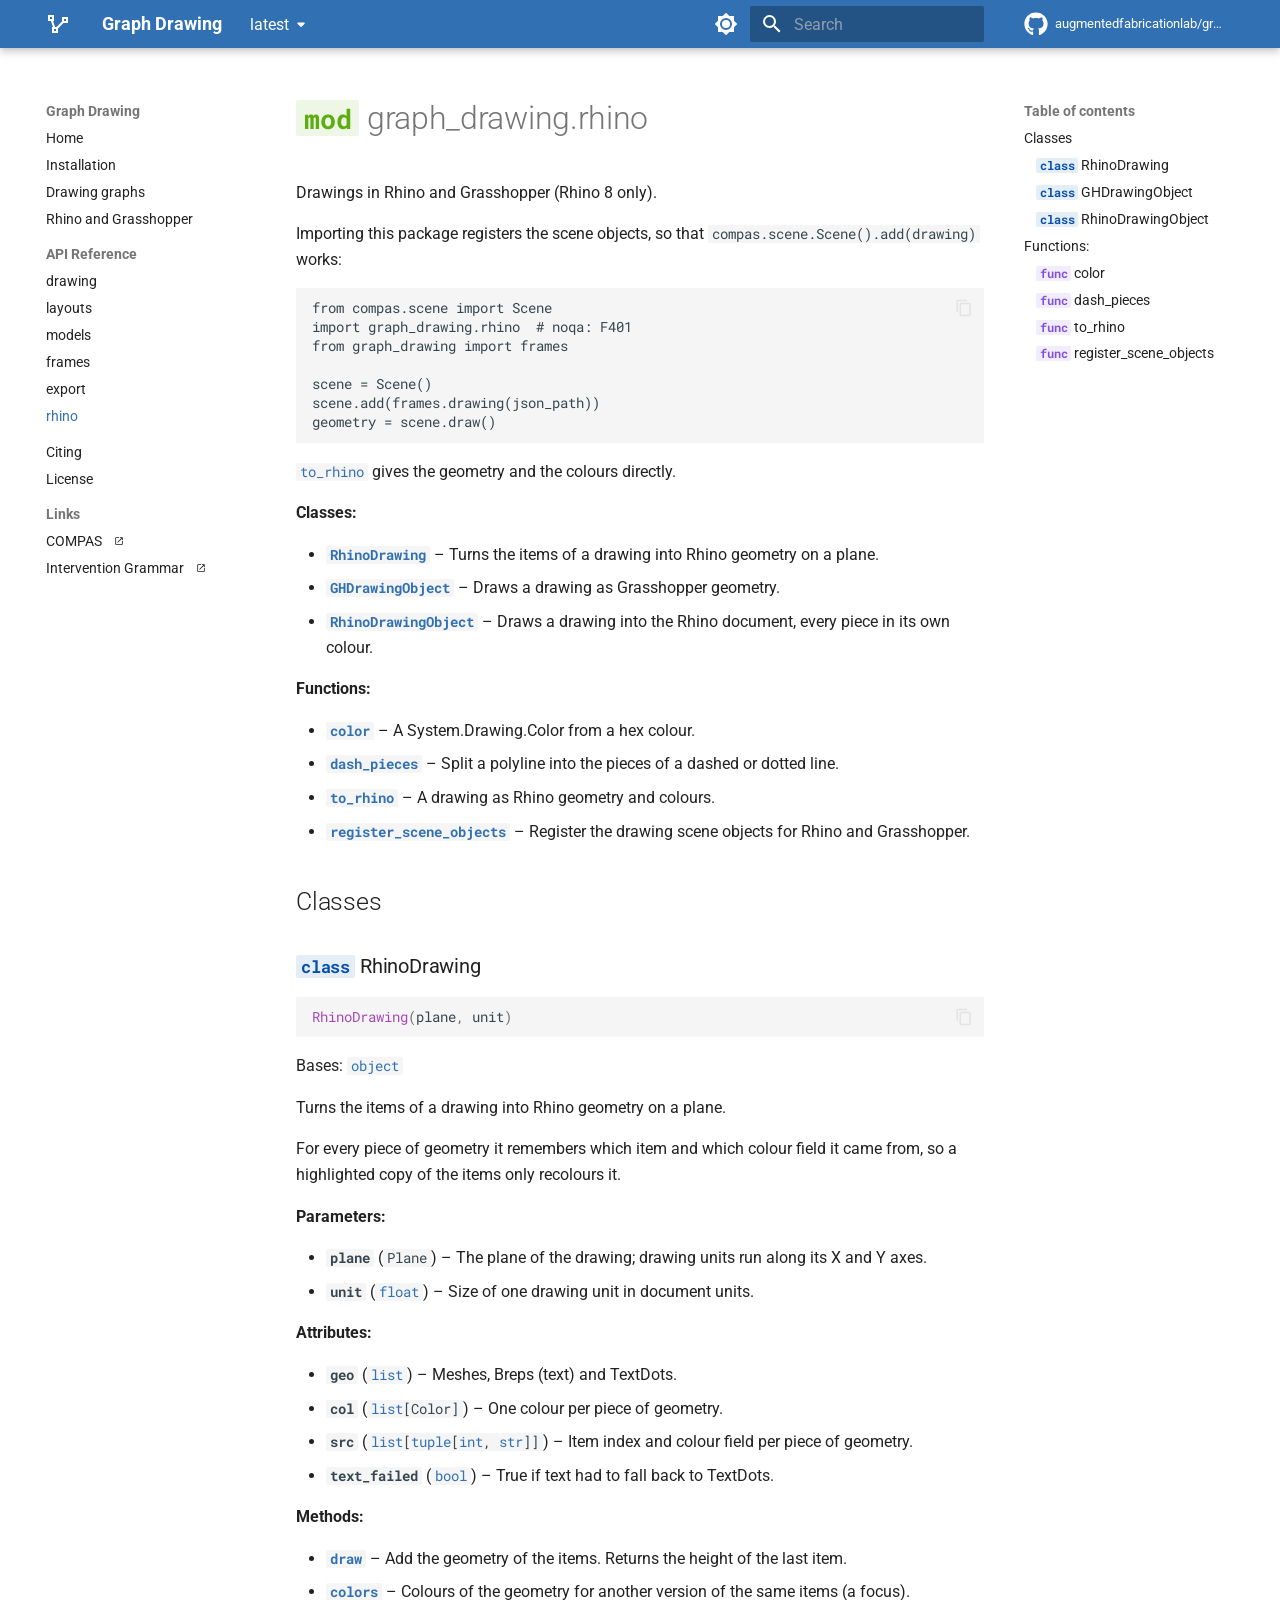
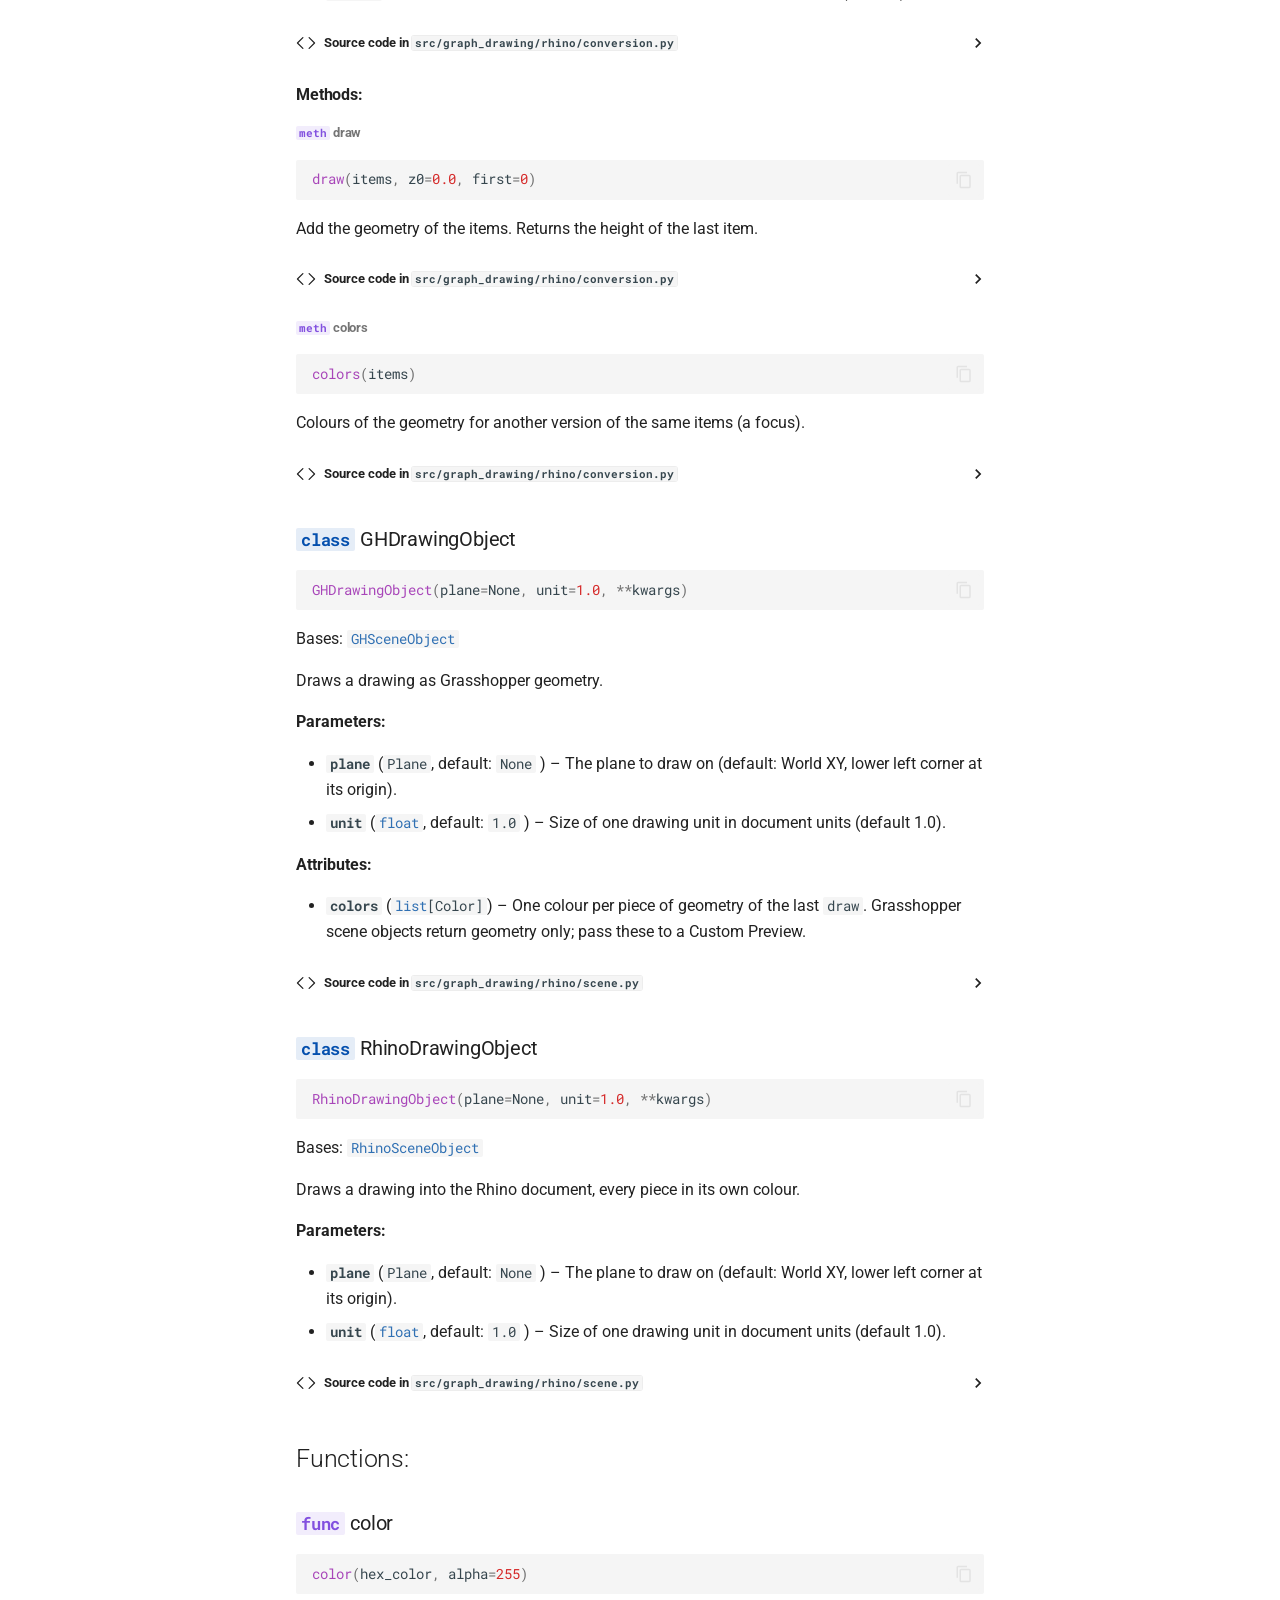
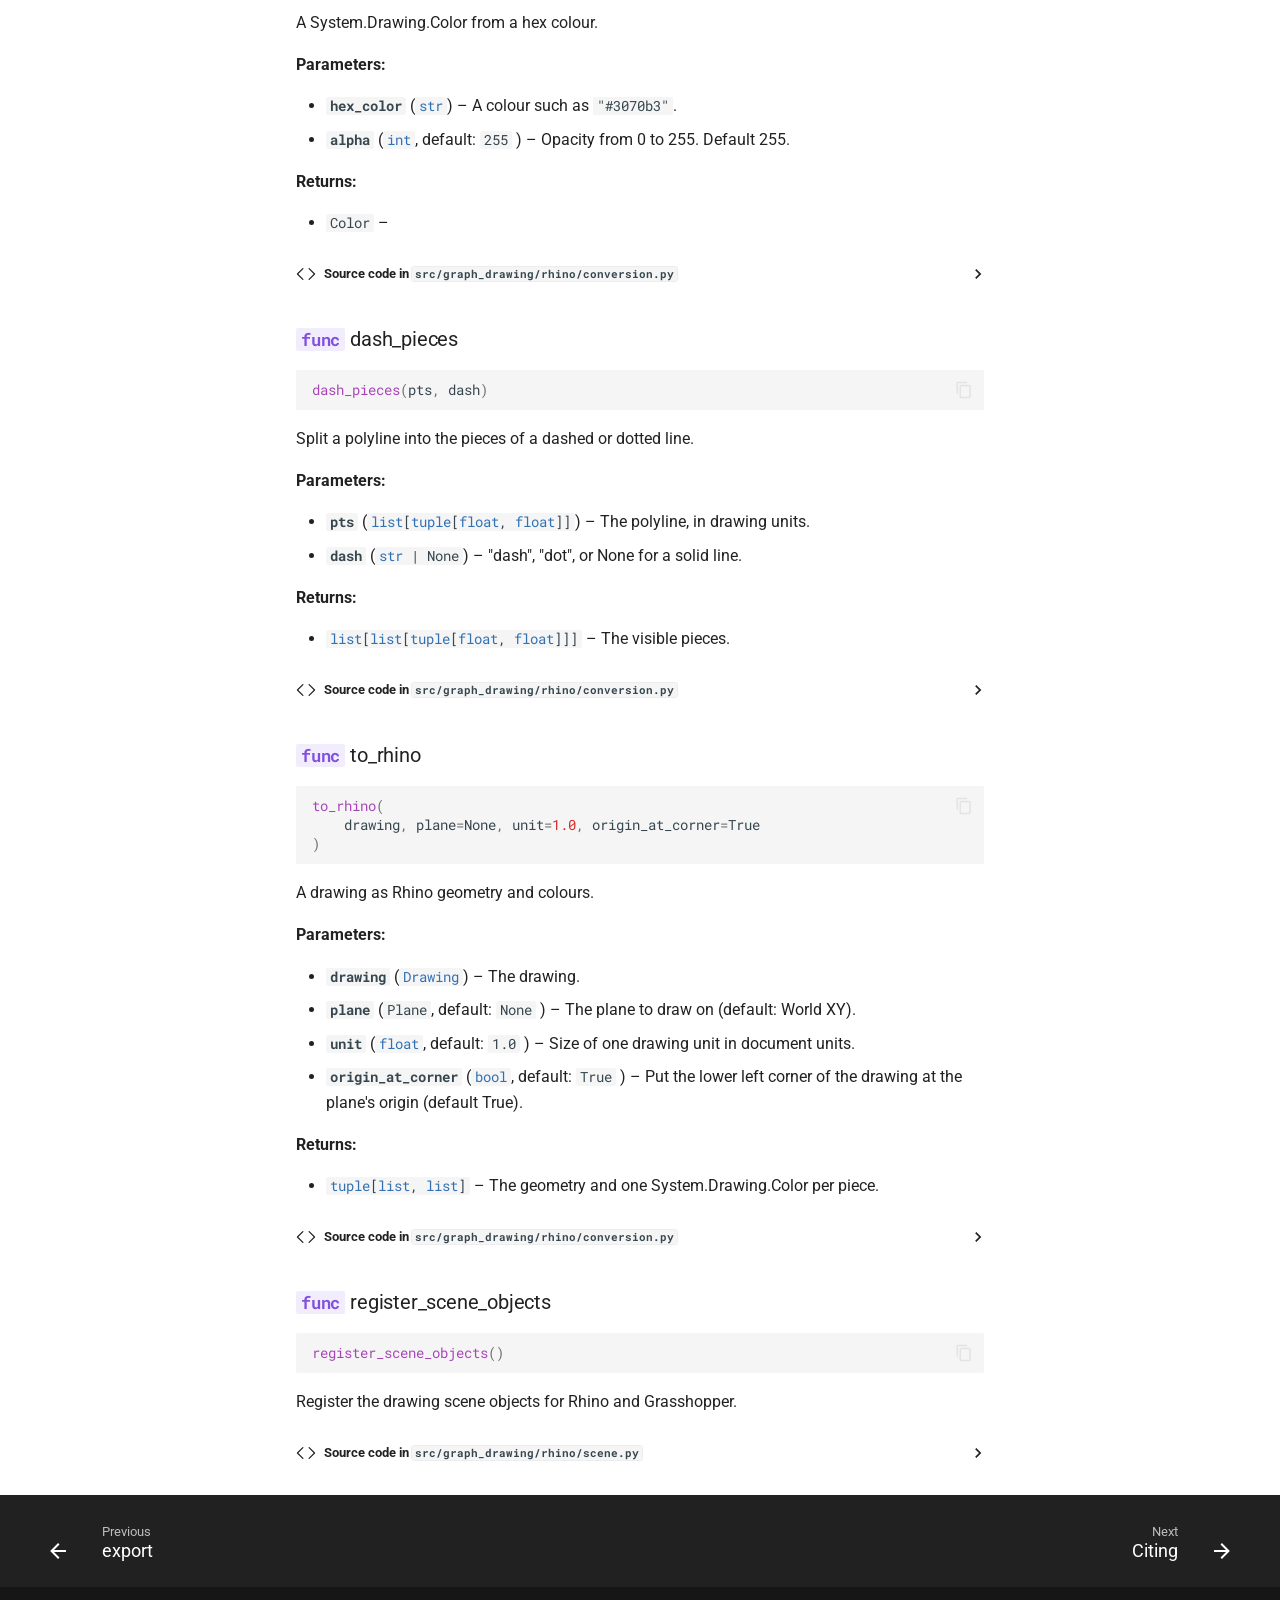
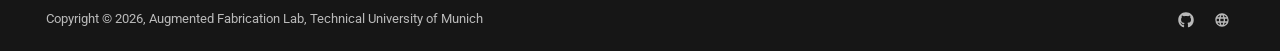
<file: latest/api/graph_drawing.rhino/index.html>
<!doctype html>
<html lang="en" class="no-js">
  <head>
    
      <meta charset="utf-8">
      <meta name="viewport" content="width=device-width,initial-scale=1">
      
        <meta name="description" content="Schematic drawings of graphs in Rhino, in Grasshopper, as SVG and as PDF.">
      
      
        <meta name="author" content="Tizian Rein">
      
      
        <link rel="canonical" href="https://augmentedfabricationlab.github.io/graph_drawing/latest/api/graph_drawing.rhino/">
      
      
        <link rel="prev" href="../graph_drawing.export/">
      
      
        <link rel="next" href="../../citing/">
      
      
        
      
      
      <link rel="icon" href="../../_images/favicon.svg">
      <meta name="generator" content="mkdocs-1.6.1, mkdocs-material-9.7.7">
    
    
      
        <title>rhino - Graph Drawing</title>
      
    
    
      <link rel="stylesheet" href="../../assets/stylesheets/main.ec1eaa64.min.css">
      
        
        <link rel="stylesheet" href="../../assets/stylesheets/palette.ab4e12ef.min.css">
      
      


    
    
      
    
    
      
        
        
        <link rel="preconnect" href="https://fonts.gstatic.com" crossorigin>
        <link rel="stylesheet" href="https://fonts.googleapis.com/css?family=Roboto:300,300i,400,400i,700,700i%7CRoboto+Mono:400,400i,700,700i&display=fallback">
        <style>:root{--md-text-font:"Roboto";--md-code-font:"Roboto Mono"}</style>
      
    
    
      <link rel="stylesheet" href="../../assets/_mkdocstrings.css">
    
      <link rel="stylesheet" href="../../assets/stylesheets/custom.css">
    
    <script>__md_scope=new URL("../..",location),__md_hash=e=>[...e].reduce(((e,_)=>(e<<5)-e+_.charCodeAt(0)),0),__md_get=(e,_=localStorage,t=__md_scope)=>JSON.parse(_.getItem(t.pathname+"."+e)),__md_set=(e,_,t=localStorage,a=__md_scope)=>{try{t.setItem(a.pathname+"."+e,JSON.stringify(_))}catch(e){}}</script>
    
      

    
    
  </head>
  
  
    
    
      
    
    
    
    
    <body dir="ltr" data-md-color-scheme="default" data-md-color-primary="custom" data-md-color-accent="custom">
  
    
    <input class="md-toggle" data-md-toggle="drawer" type="checkbox" id="__drawer" autocomplete="off">
    <input class="md-toggle" data-md-toggle="search" type="checkbox" id="__search" autocomplete="off">
    <label class="md-overlay" for="__drawer"></label>
    <div data-md-component="skip">
      
        
        <a href="#graph_drawing.rhino" class="md-skip">
          Skip to content
        </a>
      
    </div>
    <div data-md-component="announce">
      
    </div>
    
      <div data-md-color-scheme="default" data-md-component="outdated" hidden>
        
      </div>
    
    
      

  

<header class="md-header md-header--shadow" data-md-component="header">
  <nav class="md-header__inner md-grid" aria-label="Header">
    <a href="https://augmentedfabricationlab.github.io/graph_drawing/" title="Graph Drawing" class="md-header__button md-logo" aria-label="Graph Drawing" data-md-component="logo">
      
  
  <svg xmlns="http://www.w3.org/2000/svg" viewBox="0 0 24 24"><path d="M2 3v6h2.95l2 6H6v6h6v-4.59L17.41 11H22V5h-6v4.57L10.59 15H9.06l-2-6H8V3M4 5h2v2H4m14 0h2v2h-2M8 17h2v2H8Z"/></svg>

    </a>
    <label class="md-header__button md-icon" for="__drawer">
      
      <svg xmlns="http://www.w3.org/2000/svg" viewBox="0 0 24 24"><path d="M3 6h18v2H3zm0 5h18v2H3zm0 5h18v2H3z"/></svg>
    </label>
    <div class="md-header__title" data-md-component="header-title">
      <div class="md-header__ellipsis">
        <div class="md-header__topic">
          <span class="md-ellipsis">
            Graph Drawing
          </span>
        </div>
        <div class="md-header__topic" data-md-component="header-topic">
          <span class="md-ellipsis">
            
              rhino
            
          </span>
        </div>
      </div>
    </div>
    
      
        <form class="md-header__option" data-md-component="palette">
  
    
    
    
    <input class="md-option" data-md-color-media="" data-md-color-scheme="default" data-md-color-primary="custom" data-md-color-accent="custom"  aria-label="Switch to dark mode"  type="radio" name="__palette" id="__palette_0">
    
      <label class="md-header__button md-icon" title="Switch to dark mode" for="__palette_1" hidden>
        <svg xmlns="http://www.w3.org/2000/svg" viewBox="0 0 24 24"><path d="M12 8a4 4 0 0 0-4 4 4 4 0 0 0 4 4 4 4 0 0 0 4-4 4 4 0 0 0-4-4m0 10a6 6 0 0 1-6-6 6 6 0 0 1 6-6 6 6 0 0 1 6 6 6 6 0 0 1-6 6m8-9.31V4h-4.69L12 .69 8.69 4H4v4.69L.69 12 4 15.31V20h4.69L12 23.31 15.31 20H20v-4.69L23.31 12z"/></svg>
      </label>
    
  
    
    
    
    <input class="md-option" data-md-color-media="" data-md-color-scheme="slate" data-md-color-primary="custom" data-md-color-accent="custom"  aria-label="Switch to light mode"  type="radio" name="__palette" id="__palette_1">
    
      <label class="md-header__button md-icon" title="Switch to light mode" for="__palette_0" hidden>
        <svg xmlns="http://www.w3.org/2000/svg" viewBox="0 0 24 24"><path d="M12 18c-.89 0-1.74-.2-2.5-.55C11.56 16.5 13 14.42 13 12s-1.44-4.5-3.5-5.45C10.26 6.2 11.11 6 12 6a6 6 0 0 1 6 6 6 6 0 0 1-6 6m8-9.31V4h-4.69L12 .69 8.69 4H4v4.69L.69 12 4 15.31V20h4.69L12 23.31 15.31 20H20v-4.69L23.31 12z"/></svg>
      </label>
    
  
</form>
      
    
    
      <script>var palette=__md_get("__palette");if(palette&&palette.color){if("(prefers-color-scheme)"===palette.color.media){var media=matchMedia("(prefers-color-scheme: light)"),input=document.querySelector(media.matches?"[data-md-color-media='(prefers-color-scheme: light)']":"[data-md-color-media='(prefers-color-scheme: dark)']");palette.color.media=input.getAttribute("data-md-color-media"),palette.color.scheme=input.getAttribute("data-md-color-scheme"),palette.color.primary=input.getAttribute("data-md-color-primary"),palette.color.accent=input.getAttribute("data-md-color-accent")}for(var[key,value]of Object.entries(palette.color))document.body.setAttribute("data-md-color-"+key,value)}</script>
    
    
    
      
      
        <label class="md-header__button md-icon" for="__search">
          
          <svg xmlns="http://www.w3.org/2000/svg" viewBox="0 0 24 24"><path d="M9.5 3A6.5 6.5 0 0 1 16 9.5c0 1.61-.59 3.09-1.56 4.23l.27.27h.79l5 5-1.5 1.5-5-5v-.79l-.27-.27A6.52 6.52 0 0 1 9.5 16 6.5 6.5 0 0 1 3 9.5 6.5 6.5 0 0 1 9.5 3m0 2C7 5 5 7 5 9.5S7 14 9.5 14 14 12 14 9.5 12 5 9.5 5"/></svg>
        </label>
        <div class="md-search" data-md-component="search" role="dialog">
  <label class="md-search__overlay" for="__search"></label>
  <div class="md-search__inner" role="search">
    <form class="md-search__form" name="search">
      <input type="text" class="md-search__input" name="query" aria-label="Search" placeholder="Search" autocapitalize="off" autocorrect="off" autocomplete="off" spellcheck="false" data-md-component="search-query" required>
      <label class="md-search__icon md-icon" for="__search">
        
        <svg xmlns="http://www.w3.org/2000/svg" viewBox="0 0 24 24"><path d="M9.5 3A6.5 6.5 0 0 1 16 9.5c0 1.61-.59 3.09-1.56 4.23l.27.27h.79l5 5-1.5 1.5-5-5v-.79l-.27-.27A6.52 6.52 0 0 1 9.5 16 6.5 6.5 0 0 1 3 9.5 6.5 6.5 0 0 1 9.5 3m0 2C7 5 5 7 5 9.5S7 14 9.5 14 14 12 14 9.5 12 5 9.5 5"/></svg>
        
        <svg xmlns="http://www.w3.org/2000/svg" viewBox="0 0 24 24"><path d="M20 11v2H8l5.5 5.5-1.42 1.42L4.16 12l7.92-7.92L13.5 5.5 8 11z"/></svg>
      </label>
      <nav class="md-search__options" aria-label="Search">
        
        <button type="reset" class="md-search__icon md-icon" title="Clear" aria-label="Clear" tabindex="-1">
          
          <svg xmlns="http://www.w3.org/2000/svg" viewBox="0 0 24 24"><path d="M19 6.41 17.59 5 12 10.59 6.41 5 5 6.41 10.59 12 5 17.59 6.41 19 12 13.41 17.59 19 19 17.59 13.41 12z"/></svg>
        </button>
      </nav>
      
        <div class="md-search__suggest" data-md-component="search-suggest"></div>
      
    </form>
    <div class="md-search__output">
      <div class="md-search__scrollwrap" tabindex="0" data-md-scrollfix>
        <div class="md-search-result" data-md-component="search-result">
          <div class="md-search-result__meta">
            Initializing search
          </div>
          <ol class="md-search-result__list" role="presentation"></ol>
        </div>
      </div>
    </div>
  </div>
</div>
      
    
    
      <div class="md-header__source">
        <a href="https://github.com/augmentedfabricationlab/graph_drawing/" title="Go to repository" class="md-source" data-md-component="source">
  <div class="md-source__icon md-icon">
    
    <svg xmlns="http://www.w3.org/2000/svg" viewBox="0 0 512 512"><!--! Font Awesome Free 7.1.0 by @fontawesome - https://fontawesome.com License - https://fontawesome.com/license/free (Icons: CC BY 4.0, Fonts: SIL OFL 1.1, Code: MIT License) Copyright 2025 Fonticons, Inc.--><path d="M173.9 397.4c0 2-2.3 3.6-5.2 3.6-3.3.3-5.6-1.3-5.6-3.6 0-2 2.3-3.6 5.2-3.6 3-.3 5.6 1.3 5.6 3.6m-31.1-4.5c-.7 2 1.3 4.3 4.3 4.9 2.6 1 5.6 0 6.2-2s-1.3-4.3-4.3-5.2c-2.6-.7-5.5.3-6.2 2.3m44.2-1.7c-2.9.7-4.9 2.6-4.6 4.9.3 2 2.9 3.3 5.9 2.6 2.9-.7 4.9-2.6 4.6-4.6-.3-1.9-3-3.2-5.9-2.9M252.8 8C114.1 8 8 113.3 8 252c0 110.9 69.8 205.8 169.5 239.2 12.8 2.3 17.3-5.6 17.3-12.1 0-6.2-.3-40.4-.3-61.4 0 0-70 15-84.7-29.8 0 0-11.4-29.1-27.8-36.6 0 0-22.9-15.7 1.6-15.4 0 0 24.9 2 38.6 25.8 21.9 38.6 58.6 27.5 72.9 20.9 2.3-16 8.8-27.1 16-33.7-55.9-6.2-112.3-14.3-112.3-110.5 0-27.5 7.6-41.3 23.6-58.9-2.6-6.5-11.1-33.3 2.6-67.9 20.9-6.5 69 27 69 27 20-5.6 41.5-8.5 62.8-8.5s42.8 2.9 62.8 8.5c0 0 48.1-33.6 69-27 13.7 34.7 5.2 61.4 2.6 67.9 16 17.7 25.8 31.5 25.8 58.9 0 96.5-58.9 104.2-114.8 110.5 9.2 7.9 17 22.9 17 46.4 0 33.7-.3 75.4-.3 83.6 0 6.5 4.6 14.4 17.3 12.1C436.2 457.8 504 362.9 504 252 504 113.3 391.5 8 252.8 8M105.2 352.9c-1.3 1-1 3.3.7 5.2 1.6 1.6 3.9 2.3 5.2 1 1.3-1 1-3.3-.7-5.2-1.6-1.6-3.9-2.3-5.2-1m-10.8-8.1c-.7 1.3.3 2.9 2.3 3.9 1.6 1 3.6.7 4.3-.7.7-1.3-.3-2.9-2.3-3.9-2-.6-3.6-.3-4.3.7m32.4 35.6c-1.6 1.3-1 4.3 1.3 6.2 2.3 2.3 5.2 2.6 6.5 1 1.3-1.3.7-4.3-1.3-6.2-2.2-2.3-5.2-2.6-6.5-1m-11.4-14.7c-1.6 1-1.6 3.6 0 5.9s4.3 3.3 5.6 2.3c1.6-1.3 1.6-3.9 0-6.2-1.4-2.3-4-3.3-5.6-2"/></svg>
  </div>
  <div class="md-source__repository">
    augmentedfabricationlab/graph_drawing
  </div>
</a>
      </div>
    
  </nav>
  
</header>
    
    <div class="md-container" data-md-component="container">
      
      
        
          
        
      
      <main class="md-main" data-md-component="main">
        <div class="md-main__inner md-grid">
          
            
              
              <div class="md-sidebar md-sidebar--primary" data-md-component="sidebar" data-md-type="navigation" >
                <div class="md-sidebar__scrollwrap">
                  <div class="md-sidebar__inner">
                    



<nav class="md-nav md-nav--primary" aria-label="Navigation" data-md-level="0">
  <label class="md-nav__title" for="__drawer">
    <a href="https://augmentedfabricationlab.github.io/graph_drawing/" title="Graph Drawing" class="md-nav__button md-logo" aria-label="Graph Drawing" data-md-component="logo">
      
  
  <svg xmlns="http://www.w3.org/2000/svg" viewBox="0 0 24 24"><path d="M2 3v6h2.95l2 6H6v6h6v-4.59L17.41 11H22V5h-6v4.57L10.59 15H9.06l-2-6H8V3M4 5h2v2H4m14 0h2v2h-2M8 17h2v2H8Z"/></svg>

    </a>
    Graph Drawing
  </label>
  
    <div class="md-nav__source">
      <a href="https://github.com/augmentedfabricationlab/graph_drawing/" title="Go to repository" class="md-source" data-md-component="source">
  <div class="md-source__icon md-icon">
    
    <svg xmlns="http://www.w3.org/2000/svg" viewBox="0 0 512 512"><!--! Font Awesome Free 7.1.0 by @fontawesome - https://fontawesome.com License - https://fontawesome.com/license/free (Icons: CC BY 4.0, Fonts: SIL OFL 1.1, Code: MIT License) Copyright 2025 Fonticons, Inc.--><path d="M173.9 397.4c0 2-2.3 3.6-5.2 3.6-3.3.3-5.6-1.3-5.6-3.6 0-2 2.3-3.6 5.2-3.6 3-.3 5.6 1.3 5.6 3.6m-31.1-4.5c-.7 2 1.3 4.3 4.3 4.9 2.6 1 5.6 0 6.2-2s-1.3-4.3-4.3-5.2c-2.6-.7-5.5.3-6.2 2.3m44.2-1.7c-2.9.7-4.9 2.6-4.6 4.9.3 2 2.9 3.3 5.9 2.6 2.9-.7 4.9-2.6 4.6-4.6-.3-1.9-3-3.2-5.9-2.9M252.8 8C114.1 8 8 113.3 8 252c0 110.9 69.8 205.8 169.5 239.2 12.8 2.3 17.3-5.6 17.3-12.1 0-6.2-.3-40.4-.3-61.4 0 0-70 15-84.7-29.8 0 0-11.4-29.1-27.8-36.6 0 0-22.9-15.7 1.6-15.4 0 0 24.9 2 38.6 25.8 21.9 38.6 58.6 27.5 72.9 20.9 2.3-16 8.8-27.1 16-33.7-55.9-6.2-112.3-14.3-112.3-110.5 0-27.5 7.6-41.3 23.6-58.9-2.6-6.5-11.1-33.3 2.6-67.9 20.9-6.5 69 27 69 27 20-5.6 41.5-8.5 62.8-8.5s42.8 2.9 62.8 8.5c0 0 48.1-33.6 69-27 13.7 34.7 5.2 61.4 2.6 67.9 16 17.7 25.8 31.5 25.8 58.9 0 96.5-58.9 104.2-114.8 110.5 9.2 7.9 17 22.9 17 46.4 0 33.7-.3 75.4-.3 83.6 0 6.5 4.6 14.4 17.3 12.1C436.2 457.8 504 362.9 504 252 504 113.3 391.5 8 252.8 8M105.2 352.9c-1.3 1-1 3.3.7 5.2 1.6 1.6 3.9 2.3 5.2 1 1.3-1 1-3.3-.7-5.2-1.6-1.6-3.9-2.3-5.2-1m-10.8-8.1c-.7 1.3.3 2.9 2.3 3.9 1.6 1 3.6.7 4.3-.7.7-1.3-.3-2.9-2.3-3.9-2-.6-3.6-.3-4.3.7m32.4 35.6c-1.6 1.3-1 4.3 1.3 6.2 2.3 2.3 5.2 2.6 6.5 1 1.3-1.3.7-4.3-1.3-6.2-2.2-2.3-5.2-2.6-6.5-1m-11.4-14.7c-1.6 1-1.6 3.6 0 5.9s4.3 3.3 5.6 2.3c1.6-1.3 1.6-3.9 0-6.2-1.4-2.3-4-3.3-5.6-2"/></svg>
  </div>
  <div class="md-source__repository">
    augmentedfabricationlab/graph_drawing
  </div>
</a>
    </div>
  
  <ul class="md-nav__list" data-md-scrollfix>
    
      
      
  
  
  
  
    <li class="md-nav__item">
      <a href="../.." class="md-nav__link">
        
  
  
  <span class="md-ellipsis">
    
  
    Home
  

    
  </span>
  
  

      </a>
    </li>
  

    
      
      
  
  
  
  
    <li class="md-nav__item">
      <a href="../../installation/" class="md-nav__link">
        
  
  
  <span class="md-ellipsis">
    
  
    Installation
  

    
  </span>
  
  

      </a>
    </li>
  

    
      
      
  
  
  
  
    <li class="md-nav__item">
      <a href="../../usage/" class="md-nav__link">
        
  
  
  <span class="md-ellipsis">
    
  
    Drawing graphs
  

    
  </span>
  
  

      </a>
    </li>
  

    
      
      
  
  
  
  
    <li class="md-nav__item">
      <a href="../../rhino/" class="md-nav__link">
        
  
  
  <span class="md-ellipsis">
    
  
    Rhino and Grasshopper
  

    
  </span>
  
  

      </a>
    </li>
  

    
      
      
  
  
    
  
  
  
    
    
      
        
      
        
      
        
      
        
      
        
      
        
      
    
    
    
      
        
        
      
    
    
    <li class="md-nav__item md-nav__item--active md-nav__item--section md-nav__item--nested">
      
        
        
        <input class="md-nav__toggle md-toggle " type="checkbox" id="__nav_5" checked>
        
          
          <label class="md-nav__link" for="__nav_5" id="__nav_5_label" tabindex="">
            
  
  
  <span class="md-ellipsis">
    
  
    API Reference
  

    
  </span>
  
  

            <span class="md-nav__icon md-icon"></span>
          </label>
        
        <nav class="md-nav" data-md-level="1" aria-labelledby="__nav_5_label" aria-expanded="true">
          <label class="md-nav__title" for="__nav_5">
            <span class="md-nav__icon md-icon"></span>
            
  
    API Reference
  

          </label>
          <ul class="md-nav__list" data-md-scrollfix>
            
              
                
  
  
  
  
    <li class="md-nav__item">
      <a href="../graph_drawing.drawing/" class="md-nav__link">
        
  
  
  <span class="md-ellipsis">
    
  
    drawing
  

    
  </span>
  
  

      </a>
    </li>
  

              
            
              
                
  
  
  
  
    <li class="md-nav__item">
      <a href="../graph_drawing.layouts/" class="md-nav__link">
        
  
  
  <span class="md-ellipsis">
    
  
    layouts
  

    
  </span>
  
  

      </a>
    </li>
  

              
            
              
                
  
  
  
  
    <li class="md-nav__item">
      <a href="../graph_drawing.models/" class="md-nav__link">
        
  
  
  <span class="md-ellipsis">
    
  
    models
  

    
  </span>
  
  

      </a>
    </li>
  

              
            
              
                
  
  
  
  
    <li class="md-nav__item">
      <a href="../graph_drawing.frames/" class="md-nav__link">
        
  
  
  <span class="md-ellipsis">
    
  
    frames
  

    
  </span>
  
  

      </a>
    </li>
  

              
            
              
                
  
  
  
  
    <li class="md-nav__item">
      <a href="../graph_drawing.export/" class="md-nav__link">
        
  
  
  <span class="md-ellipsis">
    
  
    export
  

    
  </span>
  
  

      </a>
    </li>
  

              
            
              
                
  
  
    
  
  
  
    <li class="md-nav__item md-nav__item--active">
      
      <input class="md-nav__toggle md-toggle" type="checkbox" id="__toc">
      
      
        
      
      
        <label class="md-nav__link md-nav__link--active" for="__toc">
          
  
  
  <span class="md-ellipsis">
    
  
    rhino
  

    
  </span>
  
  

          <span class="md-nav__icon md-icon"></span>
        </label>
      
      <a href="./" class="md-nav__link md-nav__link--active">
        
  
  
  <span class="md-ellipsis">
    
  
    rhino
  

    
  </span>
  
  

      </a>
      
        

<nav class="md-nav md-nav--secondary" aria-label="Table of contents">
  
  
  
    
  
  
    <label class="md-nav__title" for="__toc">
      <span class="md-nav__icon md-icon"></span>
      Table of contents
    </label>
    <ul class="md-nav__list" data-md-component="toc" data-md-scrollfix>
      
        <li class="md-nav__item">
  <a href="#graph_drawing.rhino-classes" class="md-nav__link">
    <span class="md-ellipsis">
      
        Classes
      
    </span>
  </a>
  
    <nav class="md-nav" aria-label="Classes">
      <ul class="md-nav__list">
        
          <li class="md-nav__item">
  <a href="#graph_drawing.rhino.RhinoDrawing" class="md-nav__link">
    <span class="md-ellipsis">
      
        <code class="doc-symbol doc-symbol-toc doc-symbol-class"></code>&nbsp;RhinoDrawing
      
    </span>
  </a>
  
</li>
        
          <li class="md-nav__item">
  <a href="#graph_drawing.rhino.GHDrawingObject" class="md-nav__link">
    <span class="md-ellipsis">
      
        <code class="doc-symbol doc-symbol-toc doc-symbol-class"></code>&nbsp;GHDrawingObject
      
    </span>
  </a>
  
</li>
        
          <li class="md-nav__item">
  <a href="#graph_drawing.rhino.RhinoDrawingObject" class="md-nav__link">
    <span class="md-ellipsis">
      
        <code class="doc-symbol doc-symbol-toc doc-symbol-class"></code>&nbsp;RhinoDrawingObject
      
    </span>
  </a>
  
</li>
        
      </ul>
    </nav>
  
</li>
      
        <li class="md-nav__item">
  <a href="#graph_drawing.rhino-functions" class="md-nav__link">
    <span class="md-ellipsis">
      
        Functions:
      
    </span>
  </a>
  
    <nav class="md-nav" aria-label="Functions:">
      <ul class="md-nav__list">
        
          <li class="md-nav__item">
  <a href="#graph_drawing.rhino.color" class="md-nav__link">
    <span class="md-ellipsis">
      
        <code class="doc-symbol doc-symbol-toc doc-symbol-function"></code>&nbsp;color
      
    </span>
  </a>
  
</li>
        
          <li class="md-nav__item">
  <a href="#graph_drawing.rhino.dash_pieces" class="md-nav__link">
    <span class="md-ellipsis">
      
        <code class="doc-symbol doc-symbol-toc doc-symbol-function"></code>&nbsp;dash_pieces
      
    </span>
  </a>
  
</li>
        
          <li class="md-nav__item">
  <a href="#graph_drawing.rhino.to_rhino" class="md-nav__link">
    <span class="md-ellipsis">
      
        <code class="doc-symbol doc-symbol-toc doc-symbol-function"></code>&nbsp;to_rhino
      
    </span>
  </a>
  
</li>
        
          <li class="md-nav__item">
  <a href="#graph_drawing.rhino.register_scene_objects" class="md-nav__link">
    <span class="md-ellipsis">
      
        <code class="doc-symbol doc-symbol-toc doc-symbol-function"></code>&nbsp;register_scene_objects
      
    </span>
  </a>
  
</li>
        
      </ul>
    </nav>
  
</li>
      
    </ul>
  
</nav>
      
    </li>
  

              
            
          </ul>
        </nav>
      
    </li>
  

    
      
      
  
  
  
  
    <li class="md-nav__item">
      <a href="../../citing/" class="md-nav__link">
        
  
  
  <span class="md-ellipsis">
    
  
    Citing
  

    
  </span>
  
  

      </a>
    </li>
  

    
      
      
  
  
  
  
    <li class="md-nav__item">
      <a href="../../license/" class="md-nav__link">
        
  
  
  <span class="md-ellipsis">
    
  
    License
  

    
  </span>
  
  

      </a>
    </li>
  

    
      
      
  
  
  
  
    
    
      
        
      
        
      
    
    
    
      
        
        
      
    
    
    <li class="md-nav__item md-nav__item--section md-nav__item--nested">
      
        
        
        <input class="md-nav__toggle md-toggle " type="checkbox" id="__nav_8" >
        
          
          <label class="md-nav__link" for="__nav_8" id="__nav_8_label" tabindex="">
            
  
  
  <span class="md-ellipsis">
    
  
    Links
  

    
  </span>
  
  

            <span class="md-nav__icon md-icon"></span>
          </label>
        
        <nav class="md-nav" data-md-level="1" aria-labelledby="__nav_8_label" aria-expanded="false">
          <label class="md-nav__title" for="__nav_8">
            <span class="md-nav__icon md-icon"></span>
            
  
    Links
  

          </label>
          <ul class="md-nav__list" data-md-scrollfix>
            
              
                
  
  
  
  
    <li class="md-nav__item">
      <a href="https://compas.dev/" class="md-nav__link">
        
  
  
  <span class="md-ellipsis">
    
  
    COMPAS
  

    
  </span>
  
  

      </a>
    </li>
  

              
            
              
                
  
  
  
  
    <li class="md-nav__item">
      <a href="https://augmentedfabricationlab.github.io/intervention_grammar/" class="md-nav__link">
        
  
  
  <span class="md-ellipsis">
    
  
    Intervention Grammar
  

    
  </span>
  
  

      </a>
    </li>
  

              
            
          </ul>
        </nav>
      
    </li>
  

    
  </ul>
</nav>
                  </div>
                </div>
              </div>
            
            
              
              <div class="md-sidebar md-sidebar--secondary" data-md-component="sidebar" data-md-type="toc" >
                <div class="md-sidebar__scrollwrap">
                  <div class="md-sidebar__inner">
                    

<nav class="md-nav md-nav--secondary" aria-label="Table of contents">
  
  
  
    
  
  
    <label class="md-nav__title" for="__toc">
      <span class="md-nav__icon md-icon"></span>
      Table of contents
    </label>
    <ul class="md-nav__list" data-md-component="toc" data-md-scrollfix>
      
        <li class="md-nav__item">
  <a href="#graph_drawing.rhino-classes" class="md-nav__link">
    <span class="md-ellipsis">
      
        Classes
      
    </span>
  </a>
  
    <nav class="md-nav" aria-label="Classes">
      <ul class="md-nav__list">
        
          <li class="md-nav__item">
  <a href="#graph_drawing.rhino.RhinoDrawing" class="md-nav__link">
    <span class="md-ellipsis">
      
        <code class="doc-symbol doc-symbol-toc doc-symbol-class"></code>&nbsp;RhinoDrawing
      
    </span>
  </a>
  
</li>
        
          <li class="md-nav__item">
  <a href="#graph_drawing.rhino.GHDrawingObject" class="md-nav__link">
    <span class="md-ellipsis">
      
        <code class="doc-symbol doc-symbol-toc doc-symbol-class"></code>&nbsp;GHDrawingObject
      
    </span>
  </a>
  
</li>
        
          <li class="md-nav__item">
  <a href="#graph_drawing.rhino.RhinoDrawingObject" class="md-nav__link">
    <span class="md-ellipsis">
      
        <code class="doc-symbol doc-symbol-toc doc-symbol-class"></code>&nbsp;RhinoDrawingObject
      
    </span>
  </a>
  
</li>
        
      </ul>
    </nav>
  
</li>
      
        <li class="md-nav__item">
  <a href="#graph_drawing.rhino-functions" class="md-nav__link">
    <span class="md-ellipsis">
      
        Functions:
      
    </span>
  </a>
  
    <nav class="md-nav" aria-label="Functions:">
      <ul class="md-nav__list">
        
          <li class="md-nav__item">
  <a href="#graph_drawing.rhino.color" class="md-nav__link">
    <span class="md-ellipsis">
      
        <code class="doc-symbol doc-symbol-toc doc-symbol-function"></code>&nbsp;color
      
    </span>
  </a>
  
</li>
        
          <li class="md-nav__item">
  <a href="#graph_drawing.rhino.dash_pieces" class="md-nav__link">
    <span class="md-ellipsis">
      
        <code class="doc-symbol doc-symbol-toc doc-symbol-function"></code>&nbsp;dash_pieces
      
    </span>
  </a>
  
</li>
        
          <li class="md-nav__item">
  <a href="#graph_drawing.rhino.to_rhino" class="md-nav__link">
    <span class="md-ellipsis">
      
        <code class="doc-symbol doc-symbol-toc doc-symbol-function"></code>&nbsp;to_rhino
      
    </span>
  </a>
  
</li>
        
          <li class="md-nav__item">
  <a href="#graph_drawing.rhino.register_scene_objects" class="md-nav__link">
    <span class="md-ellipsis">
      
        <code class="doc-symbol doc-symbol-toc doc-symbol-function"></code>&nbsp;register_scene_objects
      
    </span>
  </a>
  
</li>
        
      </ul>
    </nav>
  
</li>
      
    </ul>
  
</nav>
                  </div>
                </div>
              </div>
            
          
          
            <div class="md-content" data-md-component="content">
              
              <article class="md-content__inner md-typeset">
                
                  



<div class="doc doc-object doc-module">



<h1 id="graph_drawing.rhino" class="doc doc-heading">
<code class="doc-symbol doc-symbol-heading doc-symbol-module"></code>            <span class="doc doc-object-name doc-module-name">graph_drawing.rhino</span>


<a href="#graph_drawing.rhino" class="headerlink" title="Permanent link">¤</a></h1>

    <div class="doc doc-contents first">

        <p>Drawings in Rhino and Grasshopper (Rhino 8 only).</p>
<p>Importing this package registers the scene objects, so that
<code>compas.scene.Scene().add(drawing)</code> works:</p>
<div class="language-text highlight"><pre><span></span><code>from compas.scene import Scene
import graph_drawing.rhino  # noqa: F401
from graph_drawing import frames

scene = Scene()
scene.add(frames.drawing(json_path))
geometry = scene.draw()
</code></pre></div>
<p><a class="autorefs autorefs-internal" title="            to_rhino" href="#graph_drawing.rhino.to_rhino"><code>to_rhino</code></a> gives the geometry and the colours directly.</p>








<p><span class="doc-section-title">Classes:</span></p>
    <ul>
        <li class="doc-section-item field-body">
          <b><code><a class="autorefs autorefs-internal" title="            RhinoDrawing (graph_drawing.rhino.RhinoDrawing)" href="#graph_drawing.rhino.RhinoDrawing">RhinoDrawing</a></code></b>
          –
          <div class="doc-md-description">
            <p>Turns the items of a drawing into Rhino geometry on a plane.</p>
          </div>
        </li>
        <li class="doc-section-item field-body">
          <b><code><a class="autorefs autorefs-internal" title="            GHDrawingObject (graph_drawing.rhino.GHDrawingObject)" href="#graph_drawing.rhino.GHDrawingObject">GHDrawingObject</a></code></b>
          –
          <div class="doc-md-description">
            <p>Draws a drawing as Grasshopper geometry.</p>
          </div>
        </li>
        <li class="doc-section-item field-body">
          <b><code><a class="autorefs autorefs-internal" title="            RhinoDrawingObject (graph_drawing.rhino.RhinoDrawingObject)" href="#graph_drawing.rhino.RhinoDrawingObject">RhinoDrawingObject</a></code></b>
          –
          <div class="doc-md-description">
            <p>Draws a drawing into the Rhino document, every piece in its own colour.</p>
          </div>
        </li>
    </ul>




<p><span class="doc-section-title">Functions:</span></p>
    <ul>
          <li class="doc-section-item field-body">
            <b><code><a class="autorefs autorefs-internal" title="            color (graph_drawing.rhino.color)" href="#graph_drawing.rhino.color">color</a></code></b>
            –
            <div class="doc-md-description">
              <p>A System.Drawing.Color from a hex colour.</p>
            </div>
          </li>
          <li class="doc-section-item field-body">
            <b><code><a class="autorefs autorefs-internal" title="            dash_pieces (graph_drawing.rhino.dash_pieces)" href="#graph_drawing.rhino.dash_pieces">dash_pieces</a></code></b>
            –
            <div class="doc-md-description">
              <p>Split a polyline into the pieces of a dashed or dotted line.</p>
            </div>
          </li>
          <li class="doc-section-item field-body">
            <b><code><a class="autorefs autorefs-internal" title="            to_rhino (graph_drawing.rhino.to_rhino)" href="#graph_drawing.rhino.to_rhino">to_rhino</a></code></b>
            –
            <div class="doc-md-description">
              <p>A drawing as Rhino geometry and colours.</p>
            </div>
          </li>
          <li class="doc-section-item field-body">
            <b><code><a class="autorefs autorefs-internal" title="            register_scene_objects (graph_drawing.rhino.register_scene_objects)" href="#graph_drawing.rhino.register_scene_objects">register_scene_objects</a></code></b>
            –
            <div class="doc-md-description">
              <p>Register the drawing scene objects for Rhino and Grasshopper.</p>
            </div>
          </li>
    </ul>




<div class="doc doc-children">







<h2 id="graph_drawing.rhino-classes">Classes<a href="#graph_drawing.rhino-classes" class="headerlink" title="Permanent link">¤</a></h2>

<div class="doc doc-object doc-class">



<h3 id="graph_drawing.rhino.RhinoDrawing" class="doc doc-heading">
<code class="doc-symbol doc-symbol-heading doc-symbol-class"></code>            <span class="doc doc-object-name doc-class-name">RhinoDrawing</span>


<a href="#graph_drawing.rhino.RhinoDrawing" class="headerlink" title="Permanent link">¤</a></h3>
<div class="language-python doc-signature highlight"><pre><span></span><code><a id="__codelineno-0-1" name="__codelineno-0-1" href="#__codelineno-0-1"></a><span class="nf">RhinoDrawing</span><span class="p">(</span><span class="n">plane</span><span class="p">,</span> <span class="n">unit</span><span class="p">)</span>
</code></pre></div>

    <div class="doc doc-contents ">
            <p class="doc doc-class-bases">
              Bases: <code><a class="autorefs autorefs-external" href="https://docs.python.org/3/builtins/functions.html#object">object</a></code></p>



        <p>Turns the items of a drawing into Rhino geometry on a plane.</p>
<p>For every piece of geometry it remembers which item and which colour
field it came from, so a highlighted copy of the items only recolours it.</p>


<p><span class="doc-section-title">Parameters:</span></p>
    <ul>
        <li class="doc-section-item field-body">
            <b><code>plane</code></b>
              (<code><span title="Rhino.Geometry.Plane">Plane</span></code>)
          –
          <div class="doc-md-description">
            <p>The plane of the drawing; drawing units run along its X and Y axes.</p>
          </div>
        </li>
        <li class="doc-section-item field-body">
            <b><code>unit</code></b>
              (<code><a class="autorefs autorefs-external" href="https://docs.python.org/3/builtins/functions.html#float">float</a></code>)
          –
          <div class="doc-md-description">
            <p>Size of one drawing unit in document units.</p>
          </div>
        </li>
    </ul>


<p><span class="doc-section-title">Attributes:</span></p>
    <ul>
        <li class="doc-section-item field-body">
          <b><code><span title="graph_drawing.rhino.RhinoDrawing.geo">geo</span></code></b>
              (<code><a class="autorefs autorefs-external" href="https://docs.python.org/3/builtins/stdtypes.html#list">list</a></code>)
          –
          <div class="doc-md-description">
            <p>Meshes, Breps (text) and TextDots.</p>
          </div>
        </li>
        <li class="doc-section-item field-body">
          <b><code><span title="graph_drawing.rhino.RhinoDrawing.col">col</span></code></b>
              (<code><a class="autorefs autorefs-external" href="https://docs.python.org/3/builtins/stdtypes.html#list">list</a>[<span title="System.Drawing.Color">Color</span>]</code>)
          –
          <div class="doc-md-description">
            <p>One colour per piece of geometry.</p>
          </div>
        </li>
        <li class="doc-section-item field-body">
          <b><code><span title="graph_drawing.rhino.RhinoDrawing.src">src</span></code></b>
              (<code><a class="autorefs autorefs-external" href="https://docs.python.org/3/builtins/stdtypes.html#list">list</a>[<a class="autorefs autorefs-external" href="https://docs.python.org/3/builtins/stdtypes.html#tuple">tuple</a>[<a class="autorefs autorefs-external" href="https://docs.python.org/3/builtins/functions.html#int">int</a>, <a class="autorefs autorefs-external" href="https://docs.python.org/3/builtins/stdtypes.html#str">str</a>]]</code>)
          –
          <div class="doc-md-description">
            <p>Item index and colour field per piece of geometry.</p>
          </div>
        </li>
        <li class="doc-section-item field-body">
          <b><code><span title="graph_drawing.rhino.RhinoDrawing.text_failed">text_failed</span></code></b>
              (<code><a class="autorefs autorefs-external" href="https://docs.python.org/3/builtins/functions.html#bool">bool</a></code>)
          –
          <div class="doc-md-description">
            <p>True if text had to fall back to TextDots.</p>
          </div>
        </li>
    </ul>










<p><span class="doc-section-title">Methods:</span></p>
    <ul>
          <li class="doc-section-item field-body">
            <b><code><a class="autorefs autorefs-internal" title="            draw (graph_drawing.rhino.RhinoDrawing.draw)" href="#graph_drawing.rhino.RhinoDrawing.draw">draw</a></code></b>
            –
            <div class="doc-md-description">
              <p>Add the geometry of the items. Returns the height of the last item.</p>
            </div>
          </li>
          <li class="doc-section-item field-body">
            <b><code><a class="autorefs autorefs-internal" title="            colors (graph_drawing.rhino.RhinoDrawing.colors)" href="#graph_drawing.rhino.RhinoDrawing.colors">colors</a></code></b>
            –
            <div class="doc-md-description">
              <p>Colours of the geometry for another version of the same items (a focus).</p>
            </div>
          </li>
    </ul>


                  <details class="mkdocstrings-source">
                    <summary>Source code in <code>src/graph_drawing/rhino/conversion.py</code></summary>
                    <div class="language-python highlight"><table class="highlighttable"><tr><td class="linenos"><div class="linenodiv"><pre><span></span><span class="normal"><a href="#graph_drawing.rhino.RhinoDrawing--source--__codelineno-0-108">108</a></span>
<span class="normal"><a href="#graph_drawing.rhino.RhinoDrawing--source--__codelineno-0-109">109</a></span>
<span class="normal"><a href="#graph_drawing.rhino.RhinoDrawing--source--__codelineno-0-110">110</a></span>
<span class="normal"><a href="#graph_drawing.rhino.RhinoDrawing--source--__codelineno-0-111">111</a></span>
<span class="normal"><a href="#graph_drawing.rhino.RhinoDrawing--source--__codelineno-0-112">112</a></span></pre></div></td><td class="code"><div><pre><span></span><code><a id="graph_drawing.rhino.RhinoDrawing--source--__codelineno-0-108" name="graph_drawing.rhino.RhinoDrawing--source--__codelineno-0-108"></a><span class="k">def</span><span class="w"> </span><span class="fm">__init__</span><span class="p">(</span><span class="bp">self</span><span class="p">,</span> <span class="n">plane</span><span class="p">,</span> <span class="n">unit</span><span class="p">):</span>
<a id="graph_drawing.rhino.RhinoDrawing--source--__codelineno-0-109" name="graph_drawing.rhino.RhinoDrawing--source--__codelineno-0-109"></a>    <span class="bp">self</span><span class="o">.</span><span class="n">plane</span><span class="p">,</span> <span class="bp">self</span><span class="o">.</span><span class="n">unit</span> <span class="o">=</span> <span class="n">plane</span><span class="p">,</span> <span class="n">unit</span>
<a id="graph_drawing.rhino.RhinoDrawing--source--__codelineno-0-110" name="graph_drawing.rhino.RhinoDrawing--source--__codelineno-0-110"></a>    <span class="bp">self</span><span class="o">.</span><span class="n">geo</span><span class="p">,</span> <span class="bp">self</span><span class="o">.</span><span class="n">col</span><span class="p">,</span> <span class="bp">self</span><span class="o">.</span><span class="n">src</span> <span class="o">=</span> <span class="p">[],</span> <span class="p">[],</span> <span class="p">[]</span>
<a id="graph_drawing.rhino.RhinoDrawing--source--__codelineno-0-111" name="graph_drawing.rhino.RhinoDrawing--source--__codelineno-0-111"></a>    <span class="bp">self</span><span class="o">.</span><span class="n">text_failed</span> <span class="o">=</span> <span class="kc">False</span>
<a id="graph_drawing.rhino.RhinoDrawing--source--__codelineno-0-112" name="graph_drawing.rhino.RhinoDrawing--source--__codelineno-0-112"></a>    <span class="bp">self</span><span class="o">.</span><span class="n">_src</span> <span class="o">=</span> <span class="p">(</span><span class="mi">0</span><span class="p">,</span> <span class="s2">"fill"</span><span class="p">)</span>
</code></pre></div></td></tr></table></div>
                  </details>



<div class="doc doc-children">








<h4 id="graph_drawing.rhino.RhinoDrawing-functions">Methods:<a href="#graph_drawing.rhino.RhinoDrawing-functions" class="headerlink" title="Permanent link">¤</a></h4>

<div class="doc doc-object doc-function">


<h5 id="graph_drawing.rhino.RhinoDrawing.draw" class="doc doc-heading">
<code class="doc-symbol doc-symbol-heading doc-symbol-method"></code>            <span class="doc doc-object-name doc-function-name">draw</span>


<a href="#graph_drawing.rhino.RhinoDrawing.draw" class="headerlink" title="Permanent link">¤</a></h5>
<div class="language-python doc-signature highlight"><pre><span></span><code><a id="__codelineno-0-1" name="__codelineno-0-1" href="#__codelineno-0-1"></a><span class="nf">draw</span><span class="p">(</span><span class="n">items</span><span class="p">,</span> <span class="n">z0</span><span class="o">=</span><span class="mf">0.0</span><span class="p">,</span> <span class="n">first</span><span class="o">=</span><span class="mi">0</span><span class="p">)</span>
</code></pre></div>

    <div class="doc doc-contents ">

        <p>Add the geometry of the items. Returns the height of the last item.</p>


            <details class="mkdocstrings-source">
              <summary>Source code in <code>src/graph_drawing/rhino/conversion.py</code></summary>
              <div class="language-python highlight"><table class="highlighttable"><tr><td class="linenos"><div class="linenodiv"><pre><span></span><span class="normal"><a href="#graph_drawing.rhino.RhinoDrawing.draw--source--__codelineno-0-188">188</a></span>
<span class="normal"><a href="#graph_drawing.rhino.RhinoDrawing.draw--source--__codelineno-0-189">189</a></span>
<span class="normal"><a href="#graph_drawing.rhino.RhinoDrawing.draw--source--__codelineno-0-190">190</a></span>
<span class="normal"><a href="#graph_drawing.rhino.RhinoDrawing.draw--source--__codelineno-0-191">191</a></span>
<span class="normal"><a href="#graph_drawing.rhino.RhinoDrawing.draw--source--__codelineno-0-192">192</a></span>
<span class="normal"><a href="#graph_drawing.rhino.RhinoDrawing.draw--source--__codelineno-0-193">193</a></span>
<span class="normal"><a href="#graph_drawing.rhino.RhinoDrawing.draw--source--__codelineno-0-194">194</a></span>
<span class="normal"><a href="#graph_drawing.rhino.RhinoDrawing.draw--source--__codelineno-0-195">195</a></span>
<span class="normal"><a href="#graph_drawing.rhino.RhinoDrawing.draw--source--__codelineno-0-196">196</a></span>
<span class="normal"><a href="#graph_drawing.rhino.RhinoDrawing.draw--source--__codelineno-0-197">197</a></span>
<span class="normal"><a href="#graph_drawing.rhino.RhinoDrawing.draw--source--__codelineno-0-198">198</a></span>
<span class="normal"><a href="#graph_drawing.rhino.RhinoDrawing.draw--source--__codelineno-0-199">199</a></span>
<span class="normal"><a href="#graph_drawing.rhino.RhinoDrawing.draw--source--__codelineno-0-200">200</a></span>
<span class="normal"><a href="#graph_drawing.rhino.RhinoDrawing.draw--source--__codelineno-0-201">201</a></span>
<span class="normal"><a href="#graph_drawing.rhino.RhinoDrawing.draw--source--__codelineno-0-202">202</a></span>
<span class="normal"><a href="#graph_drawing.rhino.RhinoDrawing.draw--source--__codelineno-0-203">203</a></span>
<span class="normal"><a href="#graph_drawing.rhino.RhinoDrawing.draw--source--__codelineno-0-204">204</a></span>
<span class="normal"><a href="#graph_drawing.rhino.RhinoDrawing.draw--source--__codelineno-0-205">205</a></span>
<span class="normal"><a href="#graph_drawing.rhino.RhinoDrawing.draw--source--__codelineno-0-206">206</a></span>
<span class="normal"><a href="#graph_drawing.rhino.RhinoDrawing.draw--source--__codelineno-0-207">207</a></span>
<span class="normal"><a href="#graph_drawing.rhino.RhinoDrawing.draw--source--__codelineno-0-208">208</a></span>
<span class="normal"><a href="#graph_drawing.rhino.RhinoDrawing.draw--source--__codelineno-0-209">209</a></span>
<span class="normal"><a href="#graph_drawing.rhino.RhinoDrawing.draw--source--__codelineno-0-210">210</a></span>
<span class="normal"><a href="#graph_drawing.rhino.RhinoDrawing.draw--source--__codelineno-0-211">211</a></span>
<span class="normal"><a href="#graph_drawing.rhino.RhinoDrawing.draw--source--__codelineno-0-212">212</a></span>
<span class="normal"><a href="#graph_drawing.rhino.RhinoDrawing.draw--source--__codelineno-0-213">213</a></span>
<span class="normal"><a href="#graph_drawing.rhino.RhinoDrawing.draw--source--__codelineno-0-214">214</a></span>
<span class="normal"><a href="#graph_drawing.rhino.RhinoDrawing.draw--source--__codelineno-0-215">215</a></span>
<span class="normal"><a href="#graph_drawing.rhino.RhinoDrawing.draw--source--__codelineno-0-216">216</a></span>
<span class="normal"><a href="#graph_drawing.rhino.RhinoDrawing.draw--source--__codelineno-0-217">217</a></span>
<span class="normal"><a href="#graph_drawing.rhino.RhinoDrawing.draw--source--__codelineno-0-218">218</a></span>
<span class="normal"><a href="#graph_drawing.rhino.RhinoDrawing.draw--source--__codelineno-0-219">219</a></span>
<span class="normal"><a href="#graph_drawing.rhino.RhinoDrawing.draw--source--__codelineno-0-220">220</a></span></pre></div></td><td class="code"><div><pre><span></span><code><a id="graph_drawing.rhino.RhinoDrawing.draw--source--__codelineno-0-188" name="graph_drawing.rhino.RhinoDrawing.draw--source--__codelineno-0-188"></a><span class="k">def</span><span class="w"> </span><span class="nf">draw</span><span class="p">(</span><span class="bp">self</span><span class="p">,</span> <span class="n">items</span><span class="p">,</span> <span class="n">z0</span><span class="o">=</span><span class="mf">0.0</span><span class="p">,</span> <span class="n">first</span><span class="o">=</span><span class="mi">0</span><span class="p">):</span>
<a id="graph_drawing.rhino.RhinoDrawing.draw--source--__codelineno-0-189" name="graph_drawing.rhino.RhinoDrawing.draw--source--__codelineno-0-189"></a><span class="w">    </span><span class="sd">"""Add the geometry of the items. Returns the height of the last item."""</span>
<a id="graph_drawing.rhino.RhinoDrawing.draw--source--__codelineno-0-190" name="graph_drawing.rhino.RhinoDrawing.draw--source--__codelineno-0-190"></a>    <span class="n">z</span> <span class="o">=</span> <span class="n">z0</span>
<a id="graph_drawing.rhino.RhinoDrawing.draw--source--__codelineno-0-191" name="graph_drawing.rhino.RhinoDrawing.draw--source--__codelineno-0-191"></a>    <span class="k">for</span> <span class="n">i</span><span class="p">,</span> <span class="n">it</span> <span class="ow">in</span> <span class="nb">enumerate</span><span class="p">(</span><span class="n">items</span><span class="p">):</span>
<a id="graph_drawing.rhino.RhinoDrawing.draw--source--__codelineno-0-192" name="graph_drawing.rhino.RhinoDrawing.draw--source--__codelineno-0-192"></a>        <span class="n">i</span> <span class="o">+=</span> <span class="n">first</span>
<a id="graph_drawing.rhino.RhinoDrawing.draw--source--__codelineno-0-193" name="graph_drawing.rhino.RhinoDrawing.draw--source--__codelineno-0-193"></a>        <span class="n">z</span> <span class="o">+=</span> <span class="mf">0.0002</span>  <span class="c1"># later items slightly above earlier ones</span>
<a id="graph_drawing.rhino.RhinoDrawing.draw--source--__codelineno-0-194" name="graph_drawing.rhino.RhinoDrawing.draw--source--__codelineno-0-194"></a>        <span class="n">t</span> <span class="o">=</span> <span class="n">it</span><span class="p">[</span><span class="s2">"t"</span><span class="p">]</span>
<a id="graph_drawing.rhino.RhinoDrawing.draw--source--__codelineno-0-195" name="graph_drawing.rhino.RhinoDrawing.draw--source--__codelineno-0-195"></a>        <span class="k">if</span> <span class="n">t</span> <span class="o">==</span> <span class="s2">"circle"</span><span class="p">:</span>
<a id="graph_drawing.rhino.RhinoDrawing.draw--source--__codelineno-0-196" name="graph_drawing.rhino.RhinoDrawing.draw--source--__codelineno-0-196"></a>            <span class="n">c</span><span class="p">,</span> <span class="n">r</span> <span class="o">=</span> <span class="n">it</span><span class="p">[</span><span class="s2">"c"</span><span class="p">],</span> <span class="n">it</span><span class="p">[</span><span class="s2">"r"</span><span class="p">]</span>
<a id="graph_drawing.rhino.RhinoDrawing.draw--source--__codelineno-0-197" name="graph_drawing.rhino.RhinoDrawing.draw--source--__codelineno-0-197"></a>            <span class="n">ring</span> <span class="o">=</span> <span class="p">[(</span><span class="n">c</span><span class="p">[</span><span class="mi">0</span><span class="p">]</span> <span class="o">+</span> <span class="n">r</span> <span class="o">*</span> <span class="n">math</span><span class="o">.</span><span class="n">cos</span><span class="p">(</span><span class="mi">2</span> <span class="o">*</span> <span class="n">math</span><span class="o">.</span><span class="n">pi</span> <span class="o">*</span> <span class="n">k</span> <span class="o">/</span> <span class="mi">48</span><span class="p">),</span> <span class="n">c</span><span class="p">[</span><span class="mi">1</span><span class="p">]</span> <span class="o">+</span> <span class="n">r</span> <span class="o">*</span> <span class="n">math</span><span class="o">.</span><span class="n">sin</span><span class="p">(</span><span class="mi">2</span> <span class="o">*</span> <span class="n">math</span><span class="o">.</span><span class="n">pi</span> <span class="o">*</span> <span class="n">k</span> <span class="o">/</span> <span class="mi">48</span><span class="p">))</span>
<a id="graph_drawing.rhino.RhinoDrawing.draw--source--__codelineno-0-198" name="graph_drawing.rhino.RhinoDrawing.draw--source--__codelineno-0-198"></a>                    <span class="k">for</span> <span class="n">k</span> <span class="ow">in</span> <span class="nb">range</span><span class="p">(</span><span class="mi">48</span><span class="p">)]</span>
<a id="graph_drawing.rhino.RhinoDrawing.draw--source--__codelineno-0-199" name="graph_drawing.rhino.RhinoDrawing.draw--source--__codelineno-0-199"></a>            <span class="bp">self</span><span class="o">.</span><span class="n">_src</span> <span class="o">=</span> <span class="p">(</span><span class="n">i</span><span class="p">,</span> <span class="s2">"fill"</span><span class="p">)</span>
<a id="graph_drawing.rhino.RhinoDrawing.draw--source--__codelineno-0-200" name="graph_drawing.rhino.RhinoDrawing.draw--source--__codelineno-0-200"></a>            <span class="bp">self</span><span class="o">.</span><span class="n">fan</span><span class="p">(</span><span class="n">ring</span><span class="p">,</span> <span class="n">it</span><span class="p">[</span><span class="s2">"fill"</span><span class="p">],</span> <span class="n">z</span><span class="p">)</span>
<a id="graph_drawing.rhino.RhinoDrawing.draw--source--__codelineno-0-201" name="graph_drawing.rhino.RhinoDrawing.draw--source--__codelineno-0-201"></a>            <span class="k">if</span> <span class="n">it</span><span class="o">.</span><span class="n">get</span><span class="p">(</span><span class="s2">"stroke"</span><span class="p">):</span>
<a id="graph_drawing.rhino.RhinoDrawing.draw--source--__codelineno-0-202" name="graph_drawing.rhino.RhinoDrawing.draw--source--__codelineno-0-202"></a>                <span class="bp">self</span><span class="o">.</span><span class="n">_src</span> <span class="o">=</span> <span class="p">(</span><span class="n">i</span><span class="p">,</span> <span class="s2">"stroke"</span><span class="p">)</span>
<a id="graph_drawing.rhino.RhinoDrawing.draw--source--__codelineno-0-203" name="graph_drawing.rhino.RhinoDrawing.draw--source--__codelineno-0-203"></a>                <span class="bp">self</span><span class="o">.</span><span class="n">ribbon</span><span class="p">(</span><span class="n">ring</span><span class="p">,</span> <span class="n">it</span><span class="p">[</span><span class="s2">"w"</span><span class="p">],</span> <span class="n">it</span><span class="p">[</span><span class="s2">"stroke"</span><span class="p">],</span> <span class="n">z</span> <span class="o">+</span> <span class="mf">0.0002</span><span class="p">,</span> <span class="n">closed</span><span class="o">=</span><span class="kc">True</span><span class="p">)</span>
<a id="graph_drawing.rhino.RhinoDrawing.draw--source--__codelineno-0-204" name="graph_drawing.rhino.RhinoDrawing.draw--source--__codelineno-0-204"></a>        <span class="k">elif</span> <span class="n">t</span> <span class="o">==</span> <span class="s2">"poly"</span><span class="p">:</span>
<a id="graph_drawing.rhino.RhinoDrawing.draw--source--__codelineno-0-205" name="graph_drawing.rhino.RhinoDrawing.draw--source--__codelineno-0-205"></a>            <span class="k">if</span> <span class="n">it</span><span class="o">.</span><span class="n">get</span><span class="p">(</span><span class="s2">"fill"</span><span class="p">):</span>
<a id="graph_drawing.rhino.RhinoDrawing.draw--source--__codelineno-0-206" name="graph_drawing.rhino.RhinoDrawing.draw--source--__codelineno-0-206"></a>                <span class="bp">self</span><span class="o">.</span><span class="n">_src</span> <span class="o">=</span> <span class="p">(</span><span class="n">i</span><span class="p">,</span> <span class="s2">"fill"</span><span class="p">)</span>
<a id="graph_drawing.rhino.RhinoDrawing.draw--source--__codelineno-0-207" name="graph_drawing.rhino.RhinoDrawing.draw--source--__codelineno-0-207"></a>                <span class="bp">self</span><span class="o">.</span><span class="n">fan</span><span class="p">(</span><span class="n">it</span><span class="p">[</span><span class="s2">"pts"</span><span class="p">],</span> <span class="n">it</span><span class="p">[</span><span class="s2">"fill"</span><span class="p">],</span> <span class="n">z</span><span class="p">)</span>
<a id="graph_drawing.rhino.RhinoDrawing.draw--source--__codelineno-0-208" name="graph_drawing.rhino.RhinoDrawing.draw--source--__codelineno-0-208"></a>            <span class="k">if</span> <span class="n">it</span><span class="o">.</span><span class="n">get</span><span class="p">(</span><span class="s2">"stroke"</span><span class="p">):</span>
<a id="graph_drawing.rhino.RhinoDrawing.draw--source--__codelineno-0-209" name="graph_drawing.rhino.RhinoDrawing.draw--source--__codelineno-0-209"></a>                <span class="bp">self</span><span class="o">.</span><span class="n">_src</span> <span class="o">=</span> <span class="p">(</span><span class="n">i</span><span class="p">,</span> <span class="s2">"stroke"</span><span class="p">)</span>
<a id="graph_drawing.rhino.RhinoDrawing.draw--source--__codelineno-0-210" name="graph_drawing.rhino.RhinoDrawing.draw--source--__codelineno-0-210"></a>                <span class="n">pts</span> <span class="o">=</span> <span class="nb">list</span><span class="p">(</span><span class="n">it</span><span class="p">[</span><span class="s2">"pts"</span><span class="p">])</span> <span class="o">+</span> <span class="p">[</span><span class="n">it</span><span class="p">[</span><span class="s2">"pts"</span><span class="p">][</span><span class="mi">0</span><span class="p">]]</span>
<a id="graph_drawing.rhino.RhinoDrawing.draw--source--__codelineno-0-211" name="graph_drawing.rhino.RhinoDrawing.draw--source--__codelineno-0-211"></a>                <span class="k">for</span> <span class="n">piece</span> <span class="ow">in</span> <span class="n">dash_pieces</span><span class="p">(</span><span class="n">pts</span><span class="p">,</span> <span class="n">it</span><span class="o">.</span><span class="n">get</span><span class="p">(</span><span class="s2">"dash"</span><span class="p">)):</span>
<a id="graph_drawing.rhino.RhinoDrawing.draw--source--__codelineno-0-212" name="graph_drawing.rhino.RhinoDrawing.draw--source--__codelineno-0-212"></a>                    <span class="bp">self</span><span class="o">.</span><span class="n">ribbon</span><span class="p">(</span><span class="n">piece</span><span class="p">,</span> <span class="n">it</span><span class="p">[</span><span class="s2">"w"</span><span class="p">],</span> <span class="n">it</span><span class="p">[</span><span class="s2">"stroke"</span><span class="p">],</span> <span class="n">z</span><span class="p">)</span>
<a id="graph_drawing.rhino.RhinoDrawing.draw--source--__codelineno-0-213" name="graph_drawing.rhino.RhinoDrawing.draw--source--__codelineno-0-213"></a>        <span class="k">elif</span> <span class="n">t</span> <span class="o">==</span> <span class="s2">"line"</span><span class="p">:</span>
<a id="graph_drawing.rhino.RhinoDrawing.draw--source--__codelineno-0-214" name="graph_drawing.rhino.RhinoDrawing.draw--source--__codelineno-0-214"></a>            <span class="bp">self</span><span class="o">.</span><span class="n">_src</span> <span class="o">=</span> <span class="p">(</span><span class="n">i</span><span class="p">,</span> <span class="s2">"color"</span><span class="p">)</span>
<a id="graph_drawing.rhino.RhinoDrawing.draw--source--__codelineno-0-215" name="graph_drawing.rhino.RhinoDrawing.draw--source--__codelineno-0-215"></a>            <span class="k">for</span> <span class="n">piece</span> <span class="ow">in</span> <span class="n">dash_pieces</span><span class="p">(</span><span class="n">it</span><span class="p">[</span><span class="s2">"pts"</span><span class="p">],</span> <span class="n">it</span><span class="o">.</span><span class="n">get</span><span class="p">(</span><span class="s2">"dash"</span><span class="p">)):</span>
<a id="graph_drawing.rhino.RhinoDrawing.draw--source--__codelineno-0-216" name="graph_drawing.rhino.RhinoDrawing.draw--source--__codelineno-0-216"></a>                <span class="bp">self</span><span class="o">.</span><span class="n">ribbon</span><span class="p">(</span><span class="n">piece</span><span class="p">,</span> <span class="n">it</span><span class="p">[</span><span class="s2">"w"</span><span class="p">],</span> <span class="n">it</span><span class="p">[</span><span class="s2">"color"</span><span class="p">],</span> <span class="n">z</span><span class="p">)</span>
<a id="graph_drawing.rhino.RhinoDrawing.draw--source--__codelineno-0-217" name="graph_drawing.rhino.RhinoDrawing.draw--source--__codelineno-0-217"></a>        <span class="k">elif</span> <span class="n">t</span> <span class="o">==</span> <span class="s2">"text"</span><span class="p">:</span>
<a id="graph_drawing.rhino.RhinoDrawing.draw--source--__codelineno-0-218" name="graph_drawing.rhino.RhinoDrawing.draw--source--__codelineno-0-218"></a>            <span class="bp">self</span><span class="o">.</span><span class="n">_src</span> <span class="o">=</span> <span class="p">(</span><span class="n">i</span><span class="p">,</span> <span class="s2">"color"</span><span class="p">)</span>
<a id="graph_drawing.rhino.RhinoDrawing.draw--source--__codelineno-0-219" name="graph_drawing.rhino.RhinoDrawing.draw--source--__codelineno-0-219"></a>            <span class="bp">self</span><span class="o">.</span><span class="n">text</span><span class="p">(</span><span class="n">it</span><span class="p">[</span><span class="s2">"s"</span><span class="p">],</span> <span class="n">it</span><span class="p">[</span><span class="s2">"pos"</span><span class="p">],</span> <span class="n">it</span><span class="p">[</span><span class="s2">"size"</span><span class="p">],</span> <span class="n">it</span><span class="p">[</span><span class="s2">"color"</span><span class="p">],</span> <span class="n">it</span><span class="o">.</span><span class="n">get</span><span class="p">(</span><span class="s2">"anchor"</span><span class="p">,</span> <span class="s2">"middle"</span><span class="p">),</span> <span class="n">z</span> <span class="o">+</span> <span class="mf">0.001</span><span class="p">)</span>
<a id="graph_drawing.rhino.RhinoDrawing.draw--source--__codelineno-0-220" name="graph_drawing.rhino.RhinoDrawing.draw--source--__codelineno-0-220"></a>    <span class="k">return</span> <span class="n">z</span>
</code></pre></div></td></tr></table></div>
            </details>
    </div>

</div>

<div class="doc doc-object doc-function">


<h5 id="graph_drawing.rhino.RhinoDrawing.colors" class="doc doc-heading">
<code class="doc-symbol doc-symbol-heading doc-symbol-method"></code>            <span class="doc doc-object-name doc-function-name">colors</span>


<a href="#graph_drawing.rhino.RhinoDrawing.colors" class="headerlink" title="Permanent link">¤</a></h5>
<div class="language-python doc-signature highlight"><pre><span></span><code><a id="__codelineno-0-1" name="__codelineno-0-1" href="#__codelineno-0-1"></a><span class="nf">colors</span><span class="p">(</span><span class="n">items</span><span class="p">)</span>
</code></pre></div>

    <div class="doc doc-contents ">

        <p>Colours of the geometry for another version of the same items (a focus).</p>


            <details class="mkdocstrings-source">
              <summary>Source code in <code>src/graph_drawing/rhino/conversion.py</code></summary>
              <div class="language-python highlight"><table class="highlighttable"><tr><td class="linenos"><div class="linenodiv"><pre><span></span><span class="normal"><a href="#graph_drawing.rhino.RhinoDrawing.colors--source--__codelineno-0-222">222</a></span>
<span class="normal"><a href="#graph_drawing.rhino.RhinoDrawing.colors--source--__codelineno-0-223">223</a></span>
<span class="normal"><a href="#graph_drawing.rhino.RhinoDrawing.colors--source--__codelineno-0-224">224</a></span></pre></div></td><td class="code"><div><pre><span></span><code><a id="graph_drawing.rhino.RhinoDrawing.colors--source--__codelineno-0-222" name="graph_drawing.rhino.RhinoDrawing.colors--source--__codelineno-0-222"></a><span class="k">def</span><span class="w"> </span><span class="nf">colors</span><span class="p">(</span><span class="bp">self</span><span class="p">,</span> <span class="n">items</span><span class="p">):</span>
<a id="graph_drawing.rhino.RhinoDrawing.colors--source--__codelineno-0-223" name="graph_drawing.rhino.RhinoDrawing.colors--source--__codelineno-0-223"></a><span class="w">    </span><span class="sd">"""Colours of the geometry for another version of the same items (a focus)."""</span>
<a id="graph_drawing.rhino.RhinoDrawing.colors--source--__codelineno-0-224" name="graph_drawing.rhino.RhinoDrawing.colors--source--__codelineno-0-224"></a>    <span class="k">return</span> <span class="p">[</span><span class="n">color</span><span class="p">(</span><span class="n">items</span><span class="p">[</span><span class="n">i</span><span class="p">][</span><span class="n">f</span><span class="p">])</span> <span class="k">for</span> <span class="n">i</span><span class="p">,</span> <span class="n">f</span> <span class="ow">in</span> <span class="bp">self</span><span class="o">.</span><span class="n">src</span><span class="p">]</span>
</code></pre></div></td></tr></table></div>
            </details>
    </div>

</div>



  </div>

    </div>

</div>

<div class="doc doc-object doc-class">



<h3 id="graph_drawing.rhino.GHDrawingObject" class="doc doc-heading">
<code class="doc-symbol doc-symbol-heading doc-symbol-class"></code>            <span class="doc doc-object-name doc-class-name">GHDrawingObject</span>


<a href="#graph_drawing.rhino.GHDrawingObject" class="headerlink" title="Permanent link">¤</a></h3>
<div class="language-python doc-signature highlight"><pre><span></span><code><a id="__codelineno-0-1" name="__codelineno-0-1" href="#__codelineno-0-1"></a><span class="nf">GHDrawingObject</span><span class="p">(</span><span class="n">plane</span><span class="o">=</span><span class="kc">None</span><span class="p">,</span> <span class="n">unit</span><span class="o">=</span><span class="mf">1.0</span><span class="p">,</span> <span class="o">**</span><span class="n">kwargs</span><span class="p">)</span>
</code></pre></div>

    <div class="doc doc-contents ">
            <p class="doc doc-class-bases">
              Bases: <code><a class="autorefs autorefs-external" title="compas_ghpython.scene.GHSceneObject" href="https://compas.dev/compas/latest/api/generated/compas_ghpython.scene.GHSceneObject.html#compas_ghpython.scene.GHSceneObject">GHSceneObject</a></code></p>



        <p>Draws a drawing as Grasshopper geometry.</p>


<p><span class="doc-section-title">Parameters:</span></p>
    <ul>
        <li class="doc-section-item field-body">
            <b><code>plane</code></b>
              (<code><span title="Rhino.Geometry.Plane">Plane</span></code>, default:
                  <code>None</code>
)
          –
          <div class="doc-md-description">
            <p>The plane to draw on (default: World XY, lower left corner at its origin).</p>
          </div>
        </li>
        <li class="doc-section-item field-body">
            <b><code>unit</code></b>
              (<code><a class="autorefs autorefs-external" href="https://docs.python.org/3/builtins/functions.html#float">float</a></code>, default:
                  <code>1.0</code>
)
          –
          <div class="doc-md-description">
            <p>Size of one drawing unit in document units (default 1.0).</p>
          </div>
        </li>
    </ul>


<p><span class="doc-section-title">Attributes:</span></p>
    <ul>
        <li class="doc-section-item field-body">
          <b><code><span title="graph_drawing.rhino.GHDrawingObject.colors">colors</span></code></b>
              (<code><a class="autorefs autorefs-external" href="https://docs.python.org/3/builtins/stdtypes.html#list">list</a>[<span title="System.Drawing.Color">Color</span>]</code>)
          –
          <div class="doc-md-description">
            <p>One colour per piece of geometry of the last <code>draw</code>. Grasshopper
scene objects return geometry only; pass these to a Custom Preview.</p>
          </div>
        </li>
    </ul>










                  <details class="mkdocstrings-source">
                    <summary>Source code in <code>src/graph_drawing/rhino/scene.py</code></summary>
                    <div class="language-python highlight"><table class="highlighttable"><tr><td class="linenos"><div class="linenodiv"><pre><span></span><span class="normal"><a href="#graph_drawing.rhino.GHDrawingObject--source--__codelineno-0-48">48</a></span>
<span class="normal"><a href="#graph_drawing.rhino.GHDrawingObject--source--__codelineno-0-49">49</a></span>
<span class="normal"><a href="#graph_drawing.rhino.GHDrawingObject--source--__codelineno-0-50">50</a></span>
<span class="normal"><a href="#graph_drawing.rhino.GHDrawingObject--source--__codelineno-0-51">51</a></span>
<span class="normal"><a href="#graph_drawing.rhino.GHDrawingObject--source--__codelineno-0-52">52</a></span></pre></div></td><td class="code"><div><pre><span></span><code><a id="graph_drawing.rhino.GHDrawingObject--source--__codelineno-0-48" name="graph_drawing.rhino.GHDrawingObject--source--__codelineno-0-48"></a><span class="k">def</span><span class="w"> </span><span class="fm">__init__</span><span class="p">(</span><span class="bp">self</span><span class="p">,</span> <span class="n">plane</span><span class="o">=</span><span class="kc">None</span><span class="p">,</span> <span class="n">unit</span><span class="o">=</span><span class="mf">1.0</span><span class="p">,</span> <span class="o">**</span><span class="n">kwargs</span><span class="p">):</span>
<a id="graph_drawing.rhino.GHDrawingObject--source--__codelineno-0-49" name="graph_drawing.rhino.GHDrawingObject--source--__codelineno-0-49"></a>    <span class="nb">super</span><span class="p">(</span><span class="n">GHDrawingObject</span><span class="p">,</span> <span class="bp">self</span><span class="p">)</span><span class="o">.</span><span class="fm">__init__</span><span class="p">(</span><span class="o">**</span><span class="n">kwargs</span><span class="p">)</span>
<a id="graph_drawing.rhino.GHDrawingObject--source--__codelineno-0-50" name="graph_drawing.rhino.GHDrawingObject--source--__codelineno-0-50"></a>    <span class="bp">self</span><span class="o">.</span><span class="n">plane</span> <span class="o">=</span> <span class="n">plane</span>
<a id="graph_drawing.rhino.GHDrawingObject--source--__codelineno-0-51" name="graph_drawing.rhino.GHDrawingObject--source--__codelineno-0-51"></a>    <span class="bp">self</span><span class="o">.</span><span class="n">unit</span> <span class="o">=</span> <span class="n">unit</span>
<a id="graph_drawing.rhino.GHDrawingObject--source--__codelineno-0-52" name="graph_drawing.rhino.GHDrawingObject--source--__codelineno-0-52"></a>    <span class="bp">self</span><span class="o">.</span><span class="n">colors</span> <span class="o">=</span> <span class="p">[]</span>
</code></pre></div></td></tr></table></div>
                  </details>



<div class="doc doc-children">












  </div>

    </div>

</div>

<div class="doc doc-object doc-class">



<h3 id="graph_drawing.rhino.RhinoDrawingObject" class="doc doc-heading">
<code class="doc-symbol doc-symbol-heading doc-symbol-class"></code>            <span class="doc doc-object-name doc-class-name">RhinoDrawingObject</span>


<a href="#graph_drawing.rhino.RhinoDrawingObject" class="headerlink" title="Permanent link">¤</a></h3>
<div class="language-python doc-signature highlight"><pre><span></span><code><a id="__codelineno-0-1" name="__codelineno-0-1" href="#__codelineno-0-1"></a><span class="nf">RhinoDrawingObject</span><span class="p">(</span><span class="n">plane</span><span class="o">=</span><span class="kc">None</span><span class="p">,</span> <span class="n">unit</span><span class="o">=</span><span class="mf">1.0</span><span class="p">,</span> <span class="o">**</span><span class="n">kwargs</span><span class="p">)</span>
</code></pre></div>

    <div class="doc doc-contents ">
            <p class="doc doc-class-bases">
              Bases: <code><a class="autorefs autorefs-external" title="compas_rhino.scene.RhinoSceneObject" href="https://compas.dev/compas/latest/api/generated/compas_rhino.scene.RhinoSceneObject.html#compas_rhino.scene.RhinoSceneObject">RhinoSceneObject</a></code></p>



        <p>Draws a drawing into the Rhino document, every piece in its own colour.</p>


<p><span class="doc-section-title">Parameters:</span></p>
    <ul>
        <li class="doc-section-item field-body">
            <b><code>plane</code></b>
              (<code><span title="Rhino.Geometry.Plane">Plane</span></code>, default:
                  <code>None</code>
)
          –
          <div class="doc-md-description">
            <p>The plane to draw on (default: World XY, lower left corner at its origin).</p>
          </div>
        </li>
        <li class="doc-section-item field-body">
            <b><code>unit</code></b>
              (<code><a class="autorefs autorefs-external" href="https://docs.python.org/3/builtins/functions.html#float">float</a></code>, default:
                  <code>1.0</code>
)
          –
          <div class="doc-md-description">
            <p>Size of one drawing unit in document units (default 1.0).</p>
          </div>
        </li>
    </ul>










                  <details class="mkdocstrings-source">
                    <summary>Source code in <code>src/graph_drawing/rhino/scene.py</code></summary>
                    <div class="language-python highlight"><table class="highlighttable"><tr><td class="linenos"><div class="linenodiv"><pre><span></span><span class="normal"><a href="#graph_drawing.rhino.RhinoDrawingObject--source--__codelineno-0-73">73</a></span>
<span class="normal"><a href="#graph_drawing.rhino.RhinoDrawingObject--source--__codelineno-0-74">74</a></span>
<span class="normal"><a href="#graph_drawing.rhino.RhinoDrawingObject--source--__codelineno-0-75">75</a></span>
<span class="normal"><a href="#graph_drawing.rhino.RhinoDrawingObject--source--__codelineno-0-76">76</a></span></pre></div></td><td class="code"><div><pre><span></span><code><a id="graph_drawing.rhino.RhinoDrawingObject--source--__codelineno-0-73" name="graph_drawing.rhino.RhinoDrawingObject--source--__codelineno-0-73"></a><span class="k">def</span><span class="w"> </span><span class="fm">__init__</span><span class="p">(</span><span class="bp">self</span><span class="p">,</span> <span class="n">plane</span><span class="o">=</span><span class="kc">None</span><span class="p">,</span> <span class="n">unit</span><span class="o">=</span><span class="mf">1.0</span><span class="p">,</span> <span class="o">**</span><span class="n">kwargs</span><span class="p">):</span>
<a id="graph_drawing.rhino.RhinoDrawingObject--source--__codelineno-0-74" name="graph_drawing.rhino.RhinoDrawingObject--source--__codelineno-0-74"></a>    <span class="nb">super</span><span class="p">(</span><span class="n">RhinoDrawingObject</span><span class="p">,</span> <span class="bp">self</span><span class="p">)</span><span class="o">.</span><span class="fm">__init__</span><span class="p">(</span><span class="o">**</span><span class="n">kwargs</span><span class="p">)</span>
<a id="graph_drawing.rhino.RhinoDrawingObject--source--__codelineno-0-75" name="graph_drawing.rhino.RhinoDrawingObject--source--__codelineno-0-75"></a>    <span class="bp">self</span><span class="o">.</span><span class="n">plane</span> <span class="o">=</span> <span class="n">plane</span>
<a id="graph_drawing.rhino.RhinoDrawingObject--source--__codelineno-0-76" name="graph_drawing.rhino.RhinoDrawingObject--source--__codelineno-0-76"></a>    <span class="bp">self</span><span class="o">.</span><span class="n">unit</span> <span class="o">=</span> <span class="n">unit</span>
</code></pre></div></td></tr></table></div>
                  </details>



<div class="doc doc-children">












  </div>

    </div>

</div>
<h2 id="graph_drawing.rhino-functions">Functions:<a href="#graph_drawing.rhino-functions" class="headerlink" title="Permanent link">¤</a></h2>

<div class="doc doc-object doc-function">


<h3 id="graph_drawing.rhino.color" class="doc doc-heading">
<code class="doc-symbol doc-symbol-heading doc-symbol-function"></code>            <span class="doc doc-object-name doc-function-name">color</span>


<a href="#graph_drawing.rhino.color" class="headerlink" title="Permanent link">¤</a></h3>
<div class="language-python doc-signature highlight"><pre><span></span><code><a id="__codelineno-0-1" name="__codelineno-0-1" href="#__codelineno-0-1"></a><span class="nf">color</span><span class="p">(</span><span class="n">hex_color</span><span class="p">,</span> <span class="n">alpha</span><span class="o">=</span><span class="mi">255</span><span class="p">)</span>
</code></pre></div>

    <div class="doc doc-contents ">

        <p>A System.Drawing.Color from a hex colour.</p>


<p><span class="doc-section-title">Parameters:</span></p>
    <ul>
        <li class="doc-section-item field-body">
            <b><code>hex_color</code></b>
              (<code><a class="autorefs autorefs-external" href="https://docs.python.org/3/builtins/stdtypes.html#str">str</a></code>)
          –
          <div class="doc-md-description">
            <p>A colour such as <code>"#3070b3"</code>.</p>
          </div>
        </li>
        <li class="doc-section-item field-body">
            <b><code>alpha</code></b>
              (<code><a class="autorefs autorefs-external" href="https://docs.python.org/3/builtins/functions.html#int">int</a></code>, default:
                  <code>255</code>
)
          –
          <div class="doc-md-description">
            <p>Opacity from 0 to 255. Default 255.</p>
          </div>
        </li>
    </ul>


<p><span class="doc-section-title">Returns:</span></p>
    <ul>
        <li class="doc-section-item field-body">
              <code><span title="System.Drawing.Color">Color</span></code>
          –
          <div class="doc-md-description">
            
          </div>
        </li>
    </ul>


            <details class="mkdocstrings-source">
              <summary>Source code in <code>src/graph_drawing/rhino/conversion.py</code></summary>
              <div class="language-python highlight"><table class="highlighttable"><tr><td class="linenos"><div class="linenodiv"><pre><span></span><span class="normal"><a href="#graph_drawing.rhino.color--source--__codelineno-0-23">23</a></span>
<span class="normal"><a href="#graph_drawing.rhino.color--source--__codelineno-0-24">24</a></span>
<span class="normal"><a href="#graph_drawing.rhino.color--source--__codelineno-0-25">25</a></span>
<span class="normal"><a href="#graph_drawing.rhino.color--source--__codelineno-0-26">26</a></span>
<span class="normal"><a href="#graph_drawing.rhino.color--source--__codelineno-0-27">27</a></span>
<span class="normal"><a href="#graph_drawing.rhino.color--source--__codelineno-0-28">28</a></span>
<span class="normal"><a href="#graph_drawing.rhino.color--source--__codelineno-0-29">29</a></span>
<span class="normal"><a href="#graph_drawing.rhino.color--source--__codelineno-0-30">30</a></span>
<span class="normal"><a href="#graph_drawing.rhino.color--source--__codelineno-0-31">31</a></span>
<span class="normal"><a href="#graph_drawing.rhino.color--source--__codelineno-0-32">32</a></span>
<span class="normal"><a href="#graph_drawing.rhino.color--source--__codelineno-0-33">33</a></span>
<span class="normal"><a href="#graph_drawing.rhino.color--source--__codelineno-0-34">34</a></span>
<span class="normal"><a href="#graph_drawing.rhino.color--source--__codelineno-0-35">35</a></span>
<span class="normal"><a href="#graph_drawing.rhino.color--source--__codelineno-0-36">36</a></span>
<span class="normal"><a href="#graph_drawing.rhino.color--source--__codelineno-0-37">37</a></span>
<span class="normal"><a href="#graph_drawing.rhino.color--source--__codelineno-0-38">38</a></span>
<span class="normal"><a href="#graph_drawing.rhino.color--source--__codelineno-0-39">39</a></span></pre></div></td><td class="code"><div><pre><span></span><code><a id="graph_drawing.rhino.color--source--__codelineno-0-23" name="graph_drawing.rhino.color--source--__codelineno-0-23"></a><span class="k">def</span><span class="w"> </span><span class="nf">color</span><span class="p">(</span><span class="n">hex_color</span><span class="p">,</span> <span class="n">alpha</span><span class="o">=</span><span class="mi">255</span><span class="p">):</span>
<a id="graph_drawing.rhino.color--source--__codelineno-0-24" name="graph_drawing.rhino.color--source--__codelineno-0-24"></a><span class="w">    </span><span class="sd">"""A System.Drawing.Color from a hex colour.</span>
<a id="graph_drawing.rhino.color--source--__codelineno-0-25" name="graph_drawing.rhino.color--source--__codelineno-0-25"></a>
<a id="graph_drawing.rhino.color--source--__codelineno-0-26" name="graph_drawing.rhino.color--source--__codelineno-0-26"></a><span class="sd">    Parameters</span>
<a id="graph_drawing.rhino.color--source--__codelineno-0-27" name="graph_drawing.rhino.color--source--__codelineno-0-27"></a><span class="sd">    ----------</span>
<a id="graph_drawing.rhino.color--source--__codelineno-0-28" name="graph_drawing.rhino.color--source--__codelineno-0-28"></a><span class="sd">    hex_color : str</span>
<a id="graph_drawing.rhino.color--source--__codelineno-0-29" name="graph_drawing.rhino.color--source--__codelineno-0-29"></a><span class="sd">        A colour such as ``"#3070b3"``.</span>
<a id="graph_drawing.rhino.color--source--__codelineno-0-30" name="graph_drawing.rhino.color--source--__codelineno-0-30"></a><span class="sd">    alpha : int, optional</span>
<a id="graph_drawing.rhino.color--source--__codelineno-0-31" name="graph_drawing.rhino.color--source--__codelineno-0-31"></a><span class="sd">        Opacity from 0 to 255. Default 255.</span>
<a id="graph_drawing.rhino.color--source--__codelineno-0-32" name="graph_drawing.rhino.color--source--__codelineno-0-32"></a>
<a id="graph_drawing.rhino.color--source--__codelineno-0-33" name="graph_drawing.rhino.color--source--__codelineno-0-33"></a><span class="sd">    Returns</span>
<a id="graph_drawing.rhino.color--source--__codelineno-0-34" name="graph_drawing.rhino.color--source--__codelineno-0-34"></a><span class="sd">    -------</span>
<a id="graph_drawing.rhino.color--source--__codelineno-0-35" name="graph_drawing.rhino.color--source--__codelineno-0-35"></a><span class="sd">    System.Drawing.Color</span>
<a id="graph_drawing.rhino.color--source--__codelineno-0-36" name="graph_drawing.rhino.color--source--__codelineno-0-36"></a>
<a id="graph_drawing.rhino.color--source--__codelineno-0-37" name="graph_drawing.rhino.color--source--__codelineno-0-37"></a><span class="sd">    """</span>
<a id="graph_drawing.rhino.color--source--__codelineno-0-38" name="graph_drawing.rhino.color--source--__codelineno-0-38"></a>    <span class="n">r</span><span class="p">,</span> <span class="n">g</span><span class="p">,</span> <span class="n">b</span> <span class="o">=</span> <span class="n">hex_rgb</span><span class="p">(</span><span class="n">hex_color</span><span class="p">)</span>
<a id="graph_drawing.rhino.color--source--__codelineno-0-39" name="graph_drawing.rhino.color--source--__codelineno-0-39"></a>    <span class="k">return</span> <span class="n">sd</span><span class="o">.</span><span class="n">Color</span><span class="o">.</span><span class="n">FromArgb</span><span class="p">(</span><span class="n">alpha</span><span class="p">,</span> <span class="n">r</span><span class="p">,</span> <span class="n">g</span><span class="p">,</span> <span class="n">b</span><span class="p">)</span>
</code></pre></div></td></tr></table></div>
            </details>
    </div>

</div>

<div class="doc doc-object doc-function">


<h3 id="graph_drawing.rhino.dash_pieces" class="doc doc-heading">
<code class="doc-symbol doc-symbol-heading doc-symbol-function"></code>            <span class="doc doc-object-name doc-function-name">dash_pieces</span>


<a href="#graph_drawing.rhino.dash_pieces" class="headerlink" title="Permanent link">¤</a></h3>
<div class="language-python doc-signature highlight"><pre><span></span><code><a id="__codelineno-0-1" name="__codelineno-0-1" href="#__codelineno-0-1"></a><span class="nf">dash_pieces</span><span class="p">(</span><span class="n">pts</span><span class="p">,</span> <span class="n">dash</span><span class="p">)</span>
</code></pre></div>

    <div class="doc doc-contents ">

        <p>Split a polyline into the pieces of a dashed or dotted line.</p>


<p><span class="doc-section-title">Parameters:</span></p>
    <ul>
        <li class="doc-section-item field-body">
            <b><code>pts</code></b>
              (<code><a class="autorefs autorefs-external" href="https://docs.python.org/3/builtins/stdtypes.html#list">list</a>[<a class="autorefs autorefs-external" href="https://docs.python.org/3/builtins/stdtypes.html#tuple">tuple</a>[<a class="autorefs autorefs-external" href="https://docs.python.org/3/builtins/functions.html#float">float</a>, <a class="autorefs autorefs-external" href="https://docs.python.org/3/builtins/functions.html#float">float</a>]]</code>)
          –
          <div class="doc-md-description">
            <p>The polyline, in drawing units.</p>
          </div>
        </li>
        <li class="doc-section-item field-body">
            <b><code>dash</code></b>
              (<code><a class="autorefs autorefs-external" href="https://docs.python.org/3/builtins/stdtypes.html#str">str</a> | None</code>)
          –
          <div class="doc-md-description">
            <p>"dash", "dot", or None for a solid line.</p>
          </div>
        </li>
    </ul>


<p><span class="doc-section-title">Returns:</span></p>
    <ul>
        <li class="doc-section-item field-body">
              <code><a class="autorefs autorefs-external" href="https://docs.python.org/3/builtins/stdtypes.html#list">list</a>[<a class="autorefs autorefs-external" href="https://docs.python.org/3/builtins/stdtypes.html#list">list</a>[<a class="autorefs autorefs-external" href="https://docs.python.org/3/builtins/stdtypes.html#tuple">tuple</a>[<a class="autorefs autorefs-external" href="https://docs.python.org/3/builtins/functions.html#float">float</a>, <a class="autorefs autorefs-external" href="https://docs.python.org/3/builtins/functions.html#float">float</a>]]]</code>
          –
          <div class="doc-md-description">
            <p>The visible pieces.</p>
          </div>
        </li>
    </ul>


            <details class="mkdocstrings-source">
              <summary>Source code in <code>src/graph_drawing/rhino/conversion.py</code></summary>
              <div class="language-python highlight"><table class="highlighttable"><tr><td class="linenos"><div class="linenodiv"><pre><span></span><span class="normal"><a href="#graph_drawing.rhino.dash_pieces--source--__codelineno-0-42">42</a></span>
<span class="normal"><a href="#graph_drawing.rhino.dash_pieces--source--__codelineno-0-43">43</a></span>
<span class="normal"><a href="#graph_drawing.rhino.dash_pieces--source--__codelineno-0-44">44</a></span>
<span class="normal"><a href="#graph_drawing.rhino.dash_pieces--source--__codelineno-0-45">45</a></span>
<span class="normal"><a href="#graph_drawing.rhino.dash_pieces--source--__codelineno-0-46">46</a></span>
<span class="normal"><a href="#graph_drawing.rhino.dash_pieces--source--__codelineno-0-47">47</a></span>
<span class="normal"><a href="#graph_drawing.rhino.dash_pieces--source--__codelineno-0-48">48</a></span>
<span class="normal"><a href="#graph_drawing.rhino.dash_pieces--source--__codelineno-0-49">49</a></span>
<span class="normal"><a href="#graph_drawing.rhino.dash_pieces--source--__codelineno-0-50">50</a></span>
<span class="normal"><a href="#graph_drawing.rhino.dash_pieces--source--__codelineno-0-51">51</a></span>
<span class="normal"><a href="#graph_drawing.rhino.dash_pieces--source--__codelineno-0-52">52</a></span>
<span class="normal"><a href="#graph_drawing.rhino.dash_pieces--source--__codelineno-0-53">53</a></span>
<span class="normal"><a href="#graph_drawing.rhino.dash_pieces--source--__codelineno-0-54">54</a></span>
<span class="normal"><a href="#graph_drawing.rhino.dash_pieces--source--__codelineno-0-55">55</a></span>
<span class="normal"><a href="#graph_drawing.rhino.dash_pieces--source--__codelineno-0-56">56</a></span>
<span class="normal"><a href="#graph_drawing.rhino.dash_pieces--source--__codelineno-0-57">57</a></span>
<span class="normal"><a href="#graph_drawing.rhino.dash_pieces--source--__codelineno-0-58">58</a></span>
<span class="normal"><a href="#graph_drawing.rhino.dash_pieces--source--__codelineno-0-59">59</a></span>
<span class="normal"><a href="#graph_drawing.rhino.dash_pieces--source--__codelineno-0-60">60</a></span>
<span class="normal"><a href="#graph_drawing.rhino.dash_pieces--source--__codelineno-0-61">61</a></span>
<span class="normal"><a href="#graph_drawing.rhino.dash_pieces--source--__codelineno-0-62">62</a></span>
<span class="normal"><a href="#graph_drawing.rhino.dash_pieces--source--__codelineno-0-63">63</a></span>
<span class="normal"><a href="#graph_drawing.rhino.dash_pieces--source--__codelineno-0-64">64</a></span>
<span class="normal"><a href="#graph_drawing.rhino.dash_pieces--source--__codelineno-0-65">65</a></span>
<span class="normal"><a href="#graph_drawing.rhino.dash_pieces--source--__codelineno-0-66">66</a></span>
<span class="normal"><a href="#graph_drawing.rhino.dash_pieces--source--__codelineno-0-67">67</a></span>
<span class="normal"><a href="#graph_drawing.rhino.dash_pieces--source--__codelineno-0-68">68</a></span>
<span class="normal"><a href="#graph_drawing.rhino.dash_pieces--source--__codelineno-0-69">69</a></span>
<span class="normal"><a href="#graph_drawing.rhino.dash_pieces--source--__codelineno-0-70">70</a></span>
<span class="normal"><a href="#graph_drawing.rhino.dash_pieces--source--__codelineno-0-71">71</a></span>
<span class="normal"><a href="#graph_drawing.rhino.dash_pieces--source--__codelineno-0-72">72</a></span>
<span class="normal"><a href="#graph_drawing.rhino.dash_pieces--source--__codelineno-0-73">73</a></span>
<span class="normal"><a href="#graph_drawing.rhino.dash_pieces--source--__codelineno-0-74">74</a></span>
<span class="normal"><a href="#graph_drawing.rhino.dash_pieces--source--__codelineno-0-75">75</a></span>
<span class="normal"><a href="#graph_drawing.rhino.dash_pieces--source--__codelineno-0-76">76</a></span>
<span class="normal"><a href="#graph_drawing.rhino.dash_pieces--source--__codelineno-0-77">77</a></span>
<span class="normal"><a href="#graph_drawing.rhino.dash_pieces--source--__codelineno-0-78">78</a></span>
<span class="normal"><a href="#graph_drawing.rhino.dash_pieces--source--__codelineno-0-79">79</a></span></pre></div></td><td class="code"><div><pre><span></span><code><a id="graph_drawing.rhino.dash_pieces--source--__codelineno-0-42" name="graph_drawing.rhino.dash_pieces--source--__codelineno-0-42"></a><span class="k">def</span><span class="w"> </span><span class="nf">dash_pieces</span><span class="p">(</span><span class="n">pts</span><span class="p">,</span> <span class="n">dash</span><span class="p">):</span>
<a id="graph_drawing.rhino.dash_pieces--source--__codelineno-0-43" name="graph_drawing.rhino.dash_pieces--source--__codelineno-0-43"></a><span class="w">    </span><span class="sd">"""Split a polyline into the pieces of a dashed or dotted line.</span>
<a id="graph_drawing.rhino.dash_pieces--source--__codelineno-0-44" name="graph_drawing.rhino.dash_pieces--source--__codelineno-0-44"></a>
<a id="graph_drawing.rhino.dash_pieces--source--__codelineno-0-45" name="graph_drawing.rhino.dash_pieces--source--__codelineno-0-45"></a><span class="sd">    Parameters</span>
<a id="graph_drawing.rhino.dash_pieces--source--__codelineno-0-46" name="graph_drawing.rhino.dash_pieces--source--__codelineno-0-46"></a><span class="sd">    ----------</span>
<a id="graph_drawing.rhino.dash_pieces--source--__codelineno-0-47" name="graph_drawing.rhino.dash_pieces--source--__codelineno-0-47"></a><span class="sd">    pts : list[tuple[float, float]]</span>
<a id="graph_drawing.rhino.dash_pieces--source--__codelineno-0-48" name="graph_drawing.rhino.dash_pieces--source--__codelineno-0-48"></a><span class="sd">        The polyline, in drawing units.</span>
<a id="graph_drawing.rhino.dash_pieces--source--__codelineno-0-49" name="graph_drawing.rhino.dash_pieces--source--__codelineno-0-49"></a><span class="sd">    dash : str | None</span>
<a id="graph_drawing.rhino.dash_pieces--source--__codelineno-0-50" name="graph_drawing.rhino.dash_pieces--source--__codelineno-0-50"></a><span class="sd">        "dash", "dot", or None for a solid line.</span>
<a id="graph_drawing.rhino.dash_pieces--source--__codelineno-0-51" name="graph_drawing.rhino.dash_pieces--source--__codelineno-0-51"></a>
<a id="graph_drawing.rhino.dash_pieces--source--__codelineno-0-52" name="graph_drawing.rhino.dash_pieces--source--__codelineno-0-52"></a><span class="sd">    Returns</span>
<a id="graph_drawing.rhino.dash_pieces--source--__codelineno-0-53" name="graph_drawing.rhino.dash_pieces--source--__codelineno-0-53"></a><span class="sd">    -------</span>
<a id="graph_drawing.rhino.dash_pieces--source--__codelineno-0-54" name="graph_drawing.rhino.dash_pieces--source--__codelineno-0-54"></a><span class="sd">    list[list[tuple[float, float]]]</span>
<a id="graph_drawing.rhino.dash_pieces--source--__codelineno-0-55" name="graph_drawing.rhino.dash_pieces--source--__codelineno-0-55"></a><span class="sd">        The visible pieces.</span>
<a id="graph_drawing.rhino.dash_pieces--source--__codelineno-0-56" name="graph_drawing.rhino.dash_pieces--source--__codelineno-0-56"></a>
<a id="graph_drawing.rhino.dash_pieces--source--__codelineno-0-57" name="graph_drawing.rhino.dash_pieces--source--__codelineno-0-57"></a><span class="sd">    """</span>
<a id="graph_drawing.rhino.dash_pieces--source--__codelineno-0-58" name="graph_drawing.rhino.dash_pieces--source--__codelineno-0-58"></a>    <span class="k">if</span> <span class="ow">not</span> <span class="n">dash</span><span class="p">:</span>
<a id="graph_drawing.rhino.dash_pieces--source--__codelineno-0-59" name="graph_drawing.rhino.dash_pieces--source--__codelineno-0-59"></a>        <span class="k">return</span> <span class="p">[</span><span class="n">pts</span><span class="p">]</span>
<a id="graph_drawing.rhino.dash_pieces--source--__codelineno-0-60" name="graph_drawing.rhino.dash_pieces--source--__codelineno-0-60"></a>    <span class="n">on_len</span><span class="p">,</span> <span class="n">off_len</span> <span class="o">=</span> <span class="p">(</span><span class="mf">0.18</span><span class="p">,</span> <span class="mf">0.10</span><span class="p">)</span> <span class="k">if</span> <span class="n">dash</span> <span class="o">==</span> <span class="s2">"dash"</span> <span class="k">else</span> <span class="p">(</span><span class="mf">0.04</span><span class="p">,</span> <span class="mf">0.09</span><span class="p">)</span>
<a id="graph_drawing.rhino.dash_pieces--source--__codelineno-0-61" name="graph_drawing.rhino.dash_pieces--source--__codelineno-0-61"></a>    <span class="n">pieces</span><span class="p">,</span> <span class="n">cur</span><span class="p">,</span> <span class="n">on</span><span class="p">,</span> <span class="n">left</span> <span class="o">=</span> <span class="p">[],</span> <span class="p">[</span><span class="n">pts</span><span class="p">[</span><span class="mi">0</span><span class="p">]],</span> <span class="kc">True</span><span class="p">,</span> <span class="n">on_len</span>
<a id="graph_drawing.rhino.dash_pieces--source--__codelineno-0-62" name="graph_drawing.rhino.dash_pieces--source--__codelineno-0-62"></a>    <span class="k">for</span> <span class="p">(</span><span class="n">x0</span><span class="p">,</span> <span class="n">y0</span><span class="p">),</span> <span class="p">(</span><span class="n">x1</span><span class="p">,</span> <span class="n">y1</span><span class="p">)</span> <span class="ow">in</span> <span class="nb">zip</span><span class="p">(</span><span class="n">pts</span><span class="p">,</span> <span class="n">pts</span><span class="p">[</span><span class="mi">1</span><span class="p">:]):</span>
<a id="graph_drawing.rhino.dash_pieces--source--__codelineno-0-63" name="graph_drawing.rhino.dash_pieces--source--__codelineno-0-63"></a>        <span class="n">seg</span> <span class="o">=</span> <span class="n">math</span><span class="o">.</span><span class="n">hypot</span><span class="p">(</span><span class="n">x1</span> <span class="o">-</span> <span class="n">x0</span><span class="p">,</span> <span class="n">y1</span> <span class="o">-</span> <span class="n">y0</span><span class="p">)</span>
<a id="graph_drawing.rhino.dash_pieces--source--__codelineno-0-64" name="graph_drawing.rhino.dash_pieces--source--__codelineno-0-64"></a>        <span class="n">t0</span> <span class="o">=</span> <span class="mf">0.0</span>
<a id="graph_drawing.rhino.dash_pieces--source--__codelineno-0-65" name="graph_drawing.rhino.dash_pieces--source--__codelineno-0-65"></a>        <span class="k">while</span> <span class="n">seg</span> <span class="o">-</span> <span class="n">t0</span> <span class="o">&gt;</span> <span class="n">left</span><span class="p">:</span>
<a id="graph_drawing.rhino.dash_pieces--source--__codelineno-0-66" name="graph_drawing.rhino.dash_pieces--source--__codelineno-0-66"></a>            <span class="n">t0</span> <span class="o">+=</span> <span class="n">left</span>
<a id="graph_drawing.rhino.dash_pieces--source--__codelineno-0-67" name="graph_drawing.rhino.dash_pieces--source--__codelineno-0-67"></a>            <span class="n">q</span> <span class="o">=</span> <span class="p">(</span><span class="n">x0</span> <span class="o">+</span> <span class="p">(</span><span class="n">x1</span> <span class="o">-</span> <span class="n">x0</span><span class="p">)</span> <span class="o">*</span> <span class="n">t0</span> <span class="o">/</span> <span class="n">seg</span><span class="p">,</span> <span class="n">y0</span> <span class="o">+</span> <span class="p">(</span><span class="n">y1</span> <span class="o">-</span> <span class="n">y0</span><span class="p">)</span> <span class="o">*</span> <span class="n">t0</span> <span class="o">/</span> <span class="n">seg</span><span class="p">)</span>
<a id="graph_drawing.rhino.dash_pieces--source--__codelineno-0-68" name="graph_drawing.rhino.dash_pieces--source--__codelineno-0-68"></a>            <span class="k">if</span> <span class="n">on</span><span class="p">:</span>
<a id="graph_drawing.rhino.dash_pieces--source--__codelineno-0-69" name="graph_drawing.rhino.dash_pieces--source--__codelineno-0-69"></a>                <span class="n">cur</span><span class="o">.</span><span class="n">append</span><span class="p">(</span><span class="n">q</span><span class="p">)</span>
<a id="graph_drawing.rhino.dash_pieces--source--__codelineno-0-70" name="graph_drawing.rhino.dash_pieces--source--__codelineno-0-70"></a>                <span class="n">pieces</span><span class="o">.</span><span class="n">append</span><span class="p">(</span><span class="n">cur</span><span class="p">)</span>
<a id="graph_drawing.rhino.dash_pieces--source--__codelineno-0-71" name="graph_drawing.rhino.dash_pieces--source--__codelineno-0-71"></a>            <span class="n">cur</span> <span class="o">=</span> <span class="p">[</span><span class="n">q</span><span class="p">]</span>
<a id="graph_drawing.rhino.dash_pieces--source--__codelineno-0-72" name="graph_drawing.rhino.dash_pieces--source--__codelineno-0-72"></a>            <span class="n">on</span> <span class="o">=</span> <span class="ow">not</span> <span class="n">on</span>
<a id="graph_drawing.rhino.dash_pieces--source--__codelineno-0-73" name="graph_drawing.rhino.dash_pieces--source--__codelineno-0-73"></a>            <span class="n">left</span> <span class="o">=</span> <span class="n">on_len</span> <span class="k">if</span> <span class="n">on</span> <span class="k">else</span> <span class="n">off_len</span>
<a id="graph_drawing.rhino.dash_pieces--source--__codelineno-0-74" name="graph_drawing.rhino.dash_pieces--source--__codelineno-0-74"></a>        <span class="n">left</span> <span class="o">-=</span> <span class="n">seg</span> <span class="o">-</span> <span class="n">t0</span>
<a id="graph_drawing.rhino.dash_pieces--source--__codelineno-0-75" name="graph_drawing.rhino.dash_pieces--source--__codelineno-0-75"></a>        <span class="k">if</span> <span class="n">on</span><span class="p">:</span>
<a id="graph_drawing.rhino.dash_pieces--source--__codelineno-0-76" name="graph_drawing.rhino.dash_pieces--source--__codelineno-0-76"></a>            <span class="n">cur</span><span class="o">.</span><span class="n">append</span><span class="p">((</span><span class="n">x1</span><span class="p">,</span> <span class="n">y1</span><span class="p">))</span>
<a id="graph_drawing.rhino.dash_pieces--source--__codelineno-0-77" name="graph_drawing.rhino.dash_pieces--source--__codelineno-0-77"></a>    <span class="k">if</span> <span class="n">on</span> <span class="ow">and</span> <span class="nb">len</span><span class="p">(</span><span class="n">cur</span><span class="p">)</span> <span class="o">&gt;</span> <span class="mi">1</span><span class="p">:</span>
<a id="graph_drawing.rhino.dash_pieces--source--__codelineno-0-78" name="graph_drawing.rhino.dash_pieces--source--__codelineno-0-78"></a>        <span class="n">pieces</span><span class="o">.</span><span class="n">append</span><span class="p">(</span><span class="n">cur</span><span class="p">)</span>
<a id="graph_drawing.rhino.dash_pieces--source--__codelineno-0-79" name="graph_drawing.rhino.dash_pieces--source--__codelineno-0-79"></a>    <span class="k">return</span> <span class="n">pieces</span>
</code></pre></div></td></tr></table></div>
            </details>
    </div>

</div>

<div class="doc doc-object doc-function">


<h3 id="graph_drawing.rhino.to_rhino" class="doc doc-heading">
<code class="doc-symbol doc-symbol-heading doc-symbol-function"></code>            <span class="doc doc-object-name doc-function-name">to_rhino</span>


<a href="#graph_drawing.rhino.to_rhino" class="headerlink" title="Permanent link">¤</a></h3>
<div class="language-python doc-signature highlight"><pre><span></span><code><a id="__codelineno-0-1" name="__codelineno-0-1" href="#__codelineno-0-1"></a><span class="nf">to_rhino</span><span class="p">(</span>
<a id="__codelineno-0-2" name="__codelineno-0-2" href="#__codelineno-0-2"></a>    <span class="n">drawing</span><span class="p">,</span> <span class="n">plane</span><span class="o">=</span><span class="kc">None</span><span class="p">,</span> <span class="n">unit</span><span class="o">=</span><span class="mf">1.0</span><span class="p">,</span> <span class="n">origin_at_corner</span><span class="o">=</span><span class="kc">True</span>
<a id="__codelineno-0-3" name="__codelineno-0-3" href="#__codelineno-0-3"></a><span class="p">)</span>
</code></pre></div>

    <div class="doc doc-contents ">

        <p>A drawing as Rhino geometry and colours.</p>


<p><span class="doc-section-title">Parameters:</span></p>
    <ul>
        <li class="doc-section-item field-body">
            <b><code>drawing</code></b>
              (<code><a class="autorefs autorefs-internal" title="            Drawing (graph_drawing.drawing.Drawing)" href="../graph_drawing.drawing/#graph_drawing.drawing.Drawing">Drawing</a></code>)
          –
          <div class="doc-md-description">
            <p>The drawing.</p>
          </div>
        </li>
        <li class="doc-section-item field-body">
            <b><code>plane</code></b>
              (<code><span title="Rhino.Geometry.Plane">Plane</span></code>, default:
                  <code>None</code>
)
          –
          <div class="doc-md-description">
            <p>The plane to draw on (default: World XY).</p>
          </div>
        </li>
        <li class="doc-section-item field-body">
            <b><code>unit</code></b>
              (<code><a class="autorefs autorefs-external" href="https://docs.python.org/3/builtins/functions.html#float">float</a></code>, default:
                  <code>1.0</code>
)
          –
          <div class="doc-md-description">
            <p>Size of one drawing unit in document units.</p>
          </div>
        </li>
        <li class="doc-section-item field-body">
            <b><code>origin_at_corner</code></b>
              (<code><a class="autorefs autorefs-external" href="https://docs.python.org/3/builtins/functions.html#bool">bool</a></code>, default:
                  <code>True</code>
)
          –
          <div class="doc-md-description">
            <p>Put the lower left corner of the drawing at the plane's origin (default True).</p>
          </div>
        </li>
    </ul>


<p><span class="doc-section-title">Returns:</span></p>
    <ul>
        <li class="doc-section-item field-body">
              <code><a class="autorefs autorefs-external" href="https://docs.python.org/3/builtins/stdtypes.html#tuple">tuple</a>[<a class="autorefs autorefs-external" href="https://docs.python.org/3/builtins/stdtypes.html#list">list</a>, <a class="autorefs autorefs-external" href="https://docs.python.org/3/builtins/stdtypes.html#list">list</a>]</code>
          –
          <div class="doc-md-description">
            <p>The geometry and one System.Drawing.Color per piece.</p>
          </div>
        </li>
    </ul>


            <details class="mkdocstrings-source">
              <summary>Source code in <code>src/graph_drawing/rhino/conversion.py</code></summary>
              <div class="language-python highlight"><table class="highlighttable"><tr><td class="linenos"><div class="linenodiv"><pre><span></span><span class="normal"><a href="#graph_drawing.rhino.to_rhino--source--__codelineno-0-227">227</a></span>
<span class="normal"><a href="#graph_drawing.rhino.to_rhino--source--__codelineno-0-228">228</a></span>
<span class="normal"><a href="#graph_drawing.rhino.to_rhino--source--__codelineno-0-229">229</a></span>
<span class="normal"><a href="#graph_drawing.rhino.to_rhino--source--__codelineno-0-230">230</a></span>
<span class="normal"><a href="#graph_drawing.rhino.to_rhino--source--__codelineno-0-231">231</a></span>
<span class="normal"><a href="#graph_drawing.rhino.to_rhino--source--__codelineno-0-232">232</a></span>
<span class="normal"><a href="#graph_drawing.rhino.to_rhino--source--__codelineno-0-233">233</a></span>
<span class="normal"><a href="#graph_drawing.rhino.to_rhino--source--__codelineno-0-234">234</a></span>
<span class="normal"><a href="#graph_drawing.rhino.to_rhino--source--__codelineno-0-235">235</a></span>
<span class="normal"><a href="#graph_drawing.rhino.to_rhino--source--__codelineno-0-236">236</a></span>
<span class="normal"><a href="#graph_drawing.rhino.to_rhino--source--__codelineno-0-237">237</a></span>
<span class="normal"><a href="#graph_drawing.rhino.to_rhino--source--__codelineno-0-238">238</a></span>
<span class="normal"><a href="#graph_drawing.rhino.to_rhino--source--__codelineno-0-239">239</a></span>
<span class="normal"><a href="#graph_drawing.rhino.to_rhino--source--__codelineno-0-240">240</a></span>
<span class="normal"><a href="#graph_drawing.rhino.to_rhino--source--__codelineno-0-241">241</a></span>
<span class="normal"><a href="#graph_drawing.rhino.to_rhino--source--__codelineno-0-242">242</a></span>
<span class="normal"><a href="#graph_drawing.rhino.to_rhino--source--__codelineno-0-243">243</a></span>
<span class="normal"><a href="#graph_drawing.rhino.to_rhino--source--__codelineno-0-244">244</a></span>
<span class="normal"><a href="#graph_drawing.rhino.to_rhino--source--__codelineno-0-245">245</a></span>
<span class="normal"><a href="#graph_drawing.rhino.to_rhino--source--__codelineno-0-246">246</a></span>
<span class="normal"><a href="#graph_drawing.rhino.to_rhino--source--__codelineno-0-247">247</a></span>
<span class="normal"><a href="#graph_drawing.rhino.to_rhino--source--__codelineno-0-248">248</a></span>
<span class="normal"><a href="#graph_drawing.rhino.to_rhino--source--__codelineno-0-249">249</a></span>
<span class="normal"><a href="#graph_drawing.rhino.to_rhino--source--__codelineno-0-250">250</a></span>
<span class="normal"><a href="#graph_drawing.rhino.to_rhino--source--__codelineno-0-251">251</a></span>
<span class="normal"><a href="#graph_drawing.rhino.to_rhino--source--__codelineno-0-252">252</a></span>
<span class="normal"><a href="#graph_drawing.rhino.to_rhino--source--__codelineno-0-253">253</a></span></pre></div></td><td class="code"><div><pre><span></span><code><a id="graph_drawing.rhino.to_rhino--source--__codelineno-0-227" name="graph_drawing.rhino.to_rhino--source--__codelineno-0-227"></a><span class="k">def</span><span class="w"> </span><span class="nf">to_rhino</span><span class="p">(</span><span class="n">drawing</span><span class="p">,</span> <span class="n">plane</span><span class="o">=</span><span class="kc">None</span><span class="p">,</span> <span class="n">unit</span><span class="o">=</span><span class="mf">1.0</span><span class="p">,</span> <span class="n">origin_at_corner</span><span class="o">=</span><span class="kc">True</span><span class="p">):</span>
<a id="graph_drawing.rhino.to_rhino--source--__codelineno-0-228" name="graph_drawing.rhino.to_rhino--source--__codelineno-0-228"></a><span class="w">    </span><span class="sd">"""A drawing as Rhino geometry and colours.</span>
<a id="graph_drawing.rhino.to_rhino--source--__codelineno-0-229" name="graph_drawing.rhino.to_rhino--source--__codelineno-0-229"></a>
<a id="graph_drawing.rhino.to_rhino--source--__codelineno-0-230" name="graph_drawing.rhino.to_rhino--source--__codelineno-0-230"></a><span class="sd">    Parameters</span>
<a id="graph_drawing.rhino.to_rhino--source--__codelineno-0-231" name="graph_drawing.rhino.to_rhino--source--__codelineno-0-231"></a><span class="sd">    ----------</span>
<a id="graph_drawing.rhino.to_rhino--source--__codelineno-0-232" name="graph_drawing.rhino.to_rhino--source--__codelineno-0-232"></a><span class="sd">    drawing : :class:`graph_drawing.drawing.Drawing`</span>
<a id="graph_drawing.rhino.to_rhino--source--__codelineno-0-233" name="graph_drawing.rhino.to_rhino--source--__codelineno-0-233"></a><span class="sd">        The drawing.</span>
<a id="graph_drawing.rhino.to_rhino--source--__codelineno-0-234" name="graph_drawing.rhino.to_rhino--source--__codelineno-0-234"></a><span class="sd">    plane : :rhino:`Rhino.Geometry.Plane`, optional</span>
<a id="graph_drawing.rhino.to_rhino--source--__codelineno-0-235" name="graph_drawing.rhino.to_rhino--source--__codelineno-0-235"></a><span class="sd">        The plane to draw on (default: World XY).</span>
<a id="graph_drawing.rhino.to_rhino--source--__codelineno-0-236" name="graph_drawing.rhino.to_rhino--source--__codelineno-0-236"></a><span class="sd">    unit : float, optional</span>
<a id="graph_drawing.rhino.to_rhino--source--__codelineno-0-237" name="graph_drawing.rhino.to_rhino--source--__codelineno-0-237"></a><span class="sd">        Size of one drawing unit in document units.</span>
<a id="graph_drawing.rhino.to_rhino--source--__codelineno-0-238" name="graph_drawing.rhino.to_rhino--source--__codelineno-0-238"></a><span class="sd">    origin_at_corner : bool, optional</span>
<a id="graph_drawing.rhino.to_rhino--source--__codelineno-0-239" name="graph_drawing.rhino.to_rhino--source--__codelineno-0-239"></a><span class="sd">        Put the lower left corner of the drawing at the plane's origin (default True).</span>
<a id="graph_drawing.rhino.to_rhino--source--__codelineno-0-240" name="graph_drawing.rhino.to_rhino--source--__codelineno-0-240"></a>
<a id="graph_drawing.rhino.to_rhino--source--__codelineno-0-241" name="graph_drawing.rhino.to_rhino--source--__codelineno-0-241"></a><span class="sd">    Returns</span>
<a id="graph_drawing.rhino.to_rhino--source--__codelineno-0-242" name="graph_drawing.rhino.to_rhino--source--__codelineno-0-242"></a><span class="sd">    -------</span>
<a id="graph_drawing.rhino.to_rhino--source--__codelineno-0-243" name="graph_drawing.rhino.to_rhino--source--__codelineno-0-243"></a><span class="sd">    tuple[list, list]</span>
<a id="graph_drawing.rhino.to_rhino--source--__codelineno-0-244" name="graph_drawing.rhino.to_rhino--source--__codelineno-0-244"></a><span class="sd">        The geometry and one System.Drawing.Color per piece.</span>
<a id="graph_drawing.rhino.to_rhino--source--__codelineno-0-245" name="graph_drawing.rhino.to_rhino--source--__codelineno-0-245"></a>
<a id="graph_drawing.rhino.to_rhino--source--__codelineno-0-246" name="graph_drawing.rhino.to_rhino--source--__codelineno-0-246"></a><span class="sd">    """</span>
<a id="graph_drawing.rhino.to_rhino--source--__codelineno-0-247" name="graph_drawing.rhino.to_rhino--source--__codelineno-0-247"></a>    <span class="n">plane</span> <span class="o">=</span> <span class="n">rg</span><span class="o">.</span><span class="n">Plane</span><span class="p">(</span><span class="n">plane</span><span class="p">)</span> <span class="k">if</span> <span class="n">plane</span> <span class="ow">is</span> <span class="ow">not</span> <span class="kc">None</span> <span class="k">else</span> <span class="n">rg</span><span class="o">.</span><span class="n">Plane</span><span class="o">.</span><span class="n">WorldXY</span>
<a id="graph_drawing.rhino.to_rhino--source--__codelineno-0-248" name="graph_drawing.rhino.to_rhino--source--__codelineno-0-248"></a>    <span class="k">if</span> <span class="n">origin_at_corner</span><span class="p">:</span>
<a id="graph_drawing.rhino.to_rhino--source--__codelineno-0-249" name="graph_drawing.rhino.to_rhino--source--__codelineno-0-249"></a>        <span class="n">x0</span><span class="p">,</span> <span class="n">y0</span> <span class="o">=</span> <span class="n">drawing</span><span class="o">.</span><span class="n">bounds</span><span class="p">[</span><span class="mi">0</span><span class="p">],</span> <span class="n">drawing</span><span class="o">.</span><span class="n">bounds</span><span class="p">[</span><span class="mi">1</span><span class="p">]</span>
<a id="graph_drawing.rhino.to_rhino--source--__codelineno-0-250" name="graph_drawing.rhino.to_rhino--source--__codelineno-0-250"></a>        <span class="n">plane</span><span class="o">.</span><span class="n">Origin</span> <span class="o">=</span> <span class="n">plane</span><span class="o">.</span><span class="n">PointAt</span><span class="p">(</span><span class="o">-</span><span class="n">x0</span> <span class="o">*</span> <span class="n">unit</span><span class="p">,</span> <span class="o">-</span><span class="n">y0</span> <span class="o">*</span> <span class="n">unit</span><span class="p">)</span>
<a id="graph_drawing.rhino.to_rhino--source--__codelineno-0-251" name="graph_drawing.rhino.to_rhino--source--__codelineno-0-251"></a>    <span class="n">rd</span> <span class="o">=</span> <span class="n">RhinoDrawing</span><span class="p">(</span><span class="n">plane</span><span class="p">,</span> <span class="n">unit</span><span class="p">)</span>
<a id="graph_drawing.rhino.to_rhino--source--__codelineno-0-252" name="graph_drawing.rhino.to_rhino--source--__codelineno-0-252"></a>    <span class="n">rd</span><span class="o">.</span><span class="n">draw</span><span class="p">(</span><span class="n">drawing</span><span class="o">.</span><span class="n">items</span><span class="p">)</span>
<a id="graph_drawing.rhino.to_rhino--source--__codelineno-0-253" name="graph_drawing.rhino.to_rhino--source--__codelineno-0-253"></a>    <span class="k">return</span> <span class="n">rd</span><span class="o">.</span><span class="n">geo</span><span class="p">,</span> <span class="n">rd</span><span class="o">.</span><span class="n">col</span>
</code></pre></div></td></tr></table></div>
            </details>
    </div>

</div>

<div class="doc doc-object doc-function">


<h3 id="graph_drawing.rhino.register_scene_objects" class="doc doc-heading">
<code class="doc-symbol doc-symbol-heading doc-symbol-function"></code>            <span class="doc doc-object-name doc-function-name">register_scene_objects</span>


<a href="#graph_drawing.rhino.register_scene_objects" class="headerlink" title="Permanent link">¤</a></h3>
<div class="language-python doc-signature highlight"><pre><span></span><code><a id="__codelineno-0-1" name="__codelineno-0-1" href="#__codelineno-0-1"></a><span class="nf">register_scene_objects</span><span class="p">()</span>
</code></pre></div>

    <div class="doc doc-contents ">

        <p>Register the drawing scene objects for Rhino and Grasshopper.</p>


            <details class="mkdocstrings-source">
              <summary>Source code in <code>src/graph_drawing/rhino/scene.py</code></summary>
              <div class="language-python highlight"><table class="highlighttable"><tr><td class="linenos"><div class="linenodiv"><pre><span></span><span class="normal"><a href="#graph_drawing.rhino.register_scene_objects--source--__codelineno-0-98"> 98</a></span>
<span class="normal"><a href="#graph_drawing.rhino.register_scene_objects--source--__codelineno-0-99"> 99</a></span>
<span class="normal"><a href="#graph_drawing.rhino.register_scene_objects--source--__codelineno-0-100">100</a></span>
<span class="normal"><a href="#graph_drawing.rhino.register_scene_objects--source--__codelineno-0-101">101</a></span>
<span class="normal"><a href="#graph_drawing.rhino.register_scene_objects--source--__codelineno-0-102">102</a></span>
<span class="normal"><a href="#graph_drawing.rhino.register_scene_objects--source--__codelineno-0-103">103</a></span></pre></div></td><td class="code"><div><pre><span></span><code><a id="graph_drawing.rhino.register_scene_objects--source--__codelineno-0-98" name="graph_drawing.rhino.register_scene_objects--source--__codelineno-0-98"></a><span class="k">def</span><span class="w"> </span><span class="nf">register_scene_objects</span><span class="p">():</span>
<a id="graph_drawing.rhino.register_scene_objects--source--__codelineno-0-99" name="graph_drawing.rhino.register_scene_objects--source--__codelineno-0-99"></a><span class="w">    </span><span class="sd">"""Register the drawing scene objects for Rhino and Grasshopper."""</span>
<a id="graph_drawing.rhino.register_scene_objects--source--__codelineno-0-100" name="graph_drawing.rhino.register_scene_objects--source--__codelineno-0-100"></a>    <span class="k">if</span> <span class="ow">not</span> <span class="n">context</span><span class="o">.</span><span class="n">ITEM_SCENEOBJECT</span><span class="p">:</span>
<a id="graph_drawing.rhino.register_scene_objects--source--__codelineno-0-101" name="graph_drawing.rhino.register_scene_objects--source--__codelineno-0-101"></a>        <span class="n">context</span><span class="o">.</span><span class="n">register_scene_objects</span><span class="p">()</span>  <span class="c1"># the COMPAS ones first, they are only loaded into an empty registry</span>
<a id="graph_drawing.rhino.register_scene_objects--source--__codelineno-0-102" name="graph_drawing.rhino.register_scene_objects--source--__codelineno-0-102"></a>    <span class="n">register</span><span class="p">(</span><span class="n">Drawing</span><span class="p">,</span> <span class="n">GHDrawingObject</span><span class="p">,</span> <span class="n">context</span><span class="o">=</span><span class="s2">"Grasshopper"</span><span class="p">)</span>
<a id="graph_drawing.rhino.register_scene_objects--source--__codelineno-0-103" name="graph_drawing.rhino.register_scene_objects--source--__codelineno-0-103"></a>    <span class="n">register</span><span class="p">(</span><span class="n">Drawing</span><span class="p">,</span> <span class="n">RhinoDrawingObject</span><span class="p">,</span> <span class="n">context</span><span class="o">=</span><span class="s2">"Rhino"</span><span class="p">)</span>
</code></pre></div></td></tr></table></div>
            </details>
    </div>

</div>



  </div>

    </div>

</div>












                
              </article>
            </div>
          
          
<script>var target=document.getElementById(location.hash.slice(1));target&&target.name&&(target.checked=target.name.startsWith("__tabbed_"))</script>
        </div>
        
          <button type="button" class="md-top md-icon" data-md-component="top" hidden>
  
  <svg xmlns="http://www.w3.org/2000/svg" viewBox="0 0 24 24"><path d="M13 20h-2V8l-5.5 5.5-1.42-1.42L12 4.16l7.92 7.92-1.42 1.42L13 8z"/></svg>
  Back to top
</button>
        
      </main>
      
        <footer class="md-footer">
  
    
      
      <nav class="md-footer__inner md-grid" aria-label="Footer" >
        
          
          <a href="../graph_drawing.export/" class="md-footer__link md-footer__link--prev" aria-label="Previous: export">
            <div class="md-footer__button md-icon">
              
              <svg xmlns="http://www.w3.org/2000/svg" viewBox="0 0 24 24"><path d="M20 11v2H8l5.5 5.5-1.42 1.42L4.16 12l7.92-7.92L13.5 5.5 8 11z"/></svg>
            </div>
            <div class="md-footer__title">
              <span class="md-footer__direction">
                Previous
              </span>
              <div class="md-ellipsis">
                export
              </div>
            </div>
          </a>
        
        
          
          <a href="../../citing/" class="md-footer__link md-footer__link--next" aria-label="Next: Citing">
            <div class="md-footer__title">
              <span class="md-footer__direction">
                Next
              </span>
              <div class="md-ellipsis">
                Citing
              </div>
            </div>
            <div class="md-footer__button md-icon">
              
              <svg xmlns="http://www.w3.org/2000/svg" viewBox="0 0 24 24"><path d="M4 11v2h12l-5.5 5.5 1.42 1.42L19.84 12l-7.92-7.92L10.5 5.5 16 11z"/></svg>
            </div>
          </a>
        
      </nav>
    
  
  <div class="md-footer-meta md-typeset">
    <div class="md-footer-meta__inner md-grid">
      <div class="md-copyright">
  
    <div class="md-copyright__highlight">
      Copyright &copy; 2026, Augmented Fabrication Lab, Technical University of Munich
    </div>
  
  
</div>
      
        
<div class="md-social">
  
    
    
    
    
    <a href="https://github.com/augmentedfabricationlab/graph_drawing" target="_blank" rel="noopener" title="graph_drawing on GitHub" class="md-social__link">
      <svg xmlns="http://www.w3.org/2000/svg" viewBox="0 0 512 512"><!--! Font Awesome Free 7.1.0 by @fontawesome - https://fontawesome.com License - https://fontawesome.com/license/free (Icons: CC BY 4.0, Fonts: SIL OFL 1.1, Code: MIT License) Copyright 2025 Fonticons, Inc.--><path d="M173.9 397.4c0 2-2.3 3.6-5.2 3.6-3.3.3-5.6-1.3-5.6-3.6 0-2 2.3-3.6 5.2-3.6 3-.3 5.6 1.3 5.6 3.6m-31.1-4.5c-.7 2 1.3 4.3 4.3 4.9 2.6 1 5.6 0 6.2-2s-1.3-4.3-4.3-5.2c-2.6-.7-5.5.3-6.2 2.3m44.2-1.7c-2.9.7-4.9 2.6-4.6 4.9.3 2 2.9 3.3 5.9 2.6 2.9-.7 4.9-2.6 4.6-4.6-.3-1.9-3-3.2-5.9-2.9M252.8 8C114.1 8 8 113.3 8 252c0 110.9 69.8 205.8 169.5 239.2 12.8 2.3 17.3-5.6 17.3-12.1 0-6.2-.3-40.4-.3-61.4 0 0-70 15-84.7-29.8 0 0-11.4-29.1-27.8-36.6 0 0-22.9-15.7 1.6-15.4 0 0 24.9 2 38.6 25.8 21.9 38.6 58.6 27.5 72.9 20.9 2.3-16 8.8-27.1 16-33.7-55.9-6.2-112.3-14.3-112.3-110.5 0-27.5 7.6-41.3 23.6-58.9-2.6-6.5-11.1-33.3 2.6-67.9 20.9-6.5 69 27 69 27 20-5.6 41.5-8.5 62.8-8.5s42.8 2.9 62.8 8.5c0 0 48.1-33.6 69-27 13.7 34.7 5.2 61.4 2.6 67.9 16 17.7 25.8 31.5 25.8 58.9 0 96.5-58.9 104.2-114.8 110.5 9.2 7.9 17 22.9 17 46.4 0 33.7-.3 75.4-.3 83.6 0 6.5 4.6 14.4 17.3 12.1C436.2 457.8 504 362.9 504 252 504 113.3 391.5 8 252.8 8M105.2 352.9c-1.3 1-1 3.3.7 5.2 1.6 1.6 3.9 2.3 5.2 1 1.3-1 1-3.3-.7-5.2-1.6-1.6-3.9-2.3-5.2-1m-10.8-8.1c-.7 1.3.3 2.9 2.3 3.9 1.6 1 3.6.7 4.3-.7.7-1.3-.3-2.9-2.3-3.9-2-.6-3.6-.3-4.3.7m32.4 35.6c-1.6 1.3-1 4.3 1.3 6.2 2.3 2.3 5.2 2.6 6.5 1 1.3-1.3.7-4.3-1.3-6.2-2.2-2.3-5.2-2.6-6.5-1m-11.4-14.7c-1.6 1-1.6 3.6 0 5.9s4.3 3.3 5.6 2.3c1.6-1.3 1.6-3.9 0-6.2-1.4-2.3-4-3.3-5.6-2"/></svg>
    </a>
  
    
    
    
    
    <a href="https://www.arc.ed.tum.de/df" target="_blank" rel="noopener" title="Professorship of Digital Fabrication, TUM" class="md-social__link">
      <svg xmlns="http://www.w3.org/2000/svg" viewBox="0 0 24 24"><path d="M16.36 14c.08-.66.14-1.32.14-2s-.06-1.34-.14-2h3.38c.16.64.26 1.31.26 2s-.1 1.36-.26 2m-5.15 5.56c.6-1.11 1.06-2.31 1.38-3.56h2.95a8.03 8.03 0 0 1-4.33 3.56M14.34 14H9.66c-.1-.66-.16-1.32-.16-2s.06-1.35.16-2h4.68c.09.65.16 1.32.16 2s-.07 1.34-.16 2M12 19.96c-.83-1.2-1.5-2.53-1.91-3.96h3.82c-.41 1.43-1.08 2.76-1.91 3.96M8 8H5.08A7.92 7.92 0 0 1 9.4 4.44C8.8 5.55 8.35 6.75 8 8m-2.92 8H8c.35 1.25.8 2.45 1.4 3.56A8 8 0 0 1 5.08 16m-.82-2C4.1 13.36 4 12.69 4 12s.1-1.36.26-2h3.38c-.08.66-.14 1.32-.14 2s.06 1.34.14 2M12 4.03c.83 1.2 1.5 2.54 1.91 3.97h-3.82c.41-1.43 1.08-2.77 1.91-3.97M18.92 8h-2.95a15.7 15.7 0 0 0-1.38-3.56c1.84.63 3.37 1.9 4.33 3.56M12 2C6.47 2 2 6.5 2 12a10 10 0 0 0 10 10 10 10 0 0 0 10-10A10 10 0 0 0 12 2"/></svg>
    </a>
  
</div>
      
    </div>
  </div>
</footer>
      
    </div>
    <div class="md-dialog" data-md-component="dialog">
      <div class="md-dialog__inner md-typeset"></div>
    </div>
    
    
    
      
      
      <script id="__config" type="application/json">{"annotate": null, "base": "../..", "features": ["content.code.copy", "navigation.footer", "navigation.indexes", "navigation.sections", "navigation.top", "search.highlight", "search.suggest", "toc.follow"], "search": "../../assets/javascripts/workers/search.2c215733.min.js", "tags": null, "translations": {"clipboard.copied": "Copied to clipboard", "clipboard.copy": "Copy to clipboard", "search.result.more.one": "1 more on this page", "search.result.more.other": "# more on this page", "search.result.none": "No matching documents", "search.result.one": "1 matching document", "search.result.other": "# matching documents", "search.result.placeholder": "Type to start searching", "search.result.term.missing": "Missing", "select.version": "Select version"}, "version": {"provider": "mike"}}</script>
    
    
      <script src="../../assets/javascripts/bundle.d7400e89.min.js"></script>
      
    
  </body>
</html>
</file>
<file: latest/assets/_mkdocstrings.css>
/* Avoid breaking parameter names, etc. in table cells. */
.doc-contents td code {
  word-break: normal !important;
}

/* No line break before first paragraph of descriptions. */
.doc-md-description,
.doc-md-description>p:first-child {
  display: inline;
}

/* No text transformation from Material for MkDocs for H5 headings. */
.md-typeset h5 .doc-object-name {
  text-transform: none;
}

/* Max width for docstring sections tables. */
.doc .md-typeset__table,
.doc .md-typeset__table table {
  display: table !important;
  width: 100%;
}

.doc .md-typeset__table tr {
  display: table-row;
}

/* Defaults in Spacy table style. */
.doc-param-default,
.doc-type_param-default {
  float: right;
}

/* Parameter headings must be inline, not blocks. */
.doc-heading-parameter,
.doc-heading-type_parameter {
  display: inline;
}

/* Default font size for parameter headings. */
.md-typeset .doc-heading-parameter {
  font-size: inherit;
}

/* Prefer space on the right, not the left of parameter permalinks. */
.doc-heading-parameter .headerlink,
.doc-heading-type_parameter .headerlink {
  margin-left: 0 !important;
  margin-right: 0.2rem;
}

/* Backward-compatibility: docstring section titles in bold. */
.doc-section-title {
  font-weight: bold;
}

/* Backlinks crumb separator. */
.doc-backlink-crumb {
  display: inline-flex;
  gap: .2rem;
  white-space: nowrap;
  align-items: center;
  vertical-align: middle;
}
.doc-backlink-crumb:not(:first-child)::before {
  background-color: var(--md-default-fg-color--lighter);
  content: "";
  display: inline;
  height: 1rem;
  --md-path-icon: url('data:image/svg+xml;charset=utf-8,<svg xmlns="http://www.w3.org/2000/svg" viewBox="0 0 24 24"><path d="M8.59 16.58 13.17 12 8.59 7.41 10 6l6 6-6 6z"/></svg>');
  -webkit-mask-image: var(--md-path-icon);
  mask-image: var(--md-path-icon);
  width: 1rem;
}
.doc-backlink-crumb.last {
  font-weight: bold;
}

/* Symbols in Navigation and ToC. */
:root, :host,
[data-md-color-scheme="default"] {
  --doc-symbol-parameter-fg-color: #df50af;
  --doc-symbol-type_parameter-fg-color: #df50af;
  --doc-symbol-attribute-fg-color: #953800;
  --doc-symbol-function-fg-color: #8250df;
  --doc-symbol-method-fg-color: #8250df;
  --doc-symbol-class-fg-color: #0550ae;
  --doc-symbol-type_alias-fg-color: #0550ae;
  --doc-symbol-module-fg-color: #5cad0f;

  --doc-symbol-parameter-bg-color: #df50af1a;
  --doc-symbol-type_parameter-bg-color: #df50af1a;
  --doc-symbol-attribute-bg-color: #9538001a;
  --doc-symbol-function-bg-color: #8250df1a;
  --doc-symbol-method-bg-color: #8250df1a;
  --doc-symbol-class-bg-color: #0550ae1a;
  --doc-symbol-type_alias-bg-color: #0550ae1a;
  --doc-symbol-module-bg-color: #5cad0f1a;
}

[data-md-color-scheme="slate"] {
  --doc-symbol-parameter-fg-color: #ffa8cc;
  --doc-symbol-type_parameter-fg-color: #ffa8cc;
  --doc-symbol-attribute-fg-color: #ffa657;
  --doc-symbol-function-fg-color: #d2a8ff;
  --doc-symbol-method-fg-color: #d2a8ff;
  --doc-symbol-class-fg-color: #79c0ff;
  --doc-symbol-type_alias-fg-color: #79c0ff;
  --doc-symbol-module-fg-color: #baff79;

  --doc-symbol-parameter-bg-color: #ffa8cc1a;
  --doc-symbol-type_parameter-bg-color: #ffa8cc1a;
  --doc-symbol-attribute-bg-color: #ffa6571a;
  --doc-symbol-function-bg-color: #d2a8ff1a;
  --doc-symbol-method-bg-color: #d2a8ff1a;
  --doc-symbol-class-bg-color: #79c0ff1a;
  --doc-symbol-type_alias-bg-color: #79c0ff1a;
  --doc-symbol-module-bg-color: #baff791a;
}

code.doc-symbol {
  border-radius: .1rem;
  font-size: .85em;
  padding: 0 .3em;
  font-weight: bold;
}

code.doc-symbol-parameter,
a code.doc-symbol-parameter {
  color: var(--doc-symbol-parameter-fg-color);
  background-color: var(--doc-symbol-parameter-bg-color);
}

code.doc-symbol-parameter::after {
  content: "param";
}

code.doc-symbol-type_parameter,
a code.doc-symbol-type_parameter {
  color: var(--doc-symbol-type_parameter-fg-color);
  background-color: var(--doc-symbol-type_parameter-bg-color);
}

code.doc-symbol-type_parameter::after {
  content: "type-param";
}

code.doc-symbol-attribute,
a code.doc-symbol-attribute {
  color: var(--doc-symbol-attribute-fg-color);
  background-color: var(--doc-symbol-attribute-bg-color);
}

code.doc-symbol-attribute::after {
  content: "attr";
}

code.doc-symbol-function,
a code.doc-symbol-function {
  color: var(--doc-symbol-function-fg-color);
  background-color: var(--doc-symbol-function-bg-color);
}

code.doc-symbol-function::after {
  content: "func";
}

code.doc-symbol-method,
a code.doc-symbol-method {
  color: var(--doc-symbol-method-fg-color);
  background-color: var(--doc-symbol-method-bg-color);
}

code.doc-symbol-method::after {
  content: "meth";
}

code.doc-symbol-class,
a code.doc-symbol-class {
  color: var(--doc-symbol-class-fg-color);
  background-color: var(--doc-symbol-class-bg-color);
}

code.doc-symbol-class::after {
  content: "class";
}


code.doc-symbol-type_alias,
a code.doc-symbol-type_alias {
  color: var(--doc-symbol-type_alias-fg-color);
  background-color: var(--doc-symbol-type_alias-bg-color);
}

code.doc-symbol-type_alias::after {
  content: "type";
}

code.doc-symbol-module,
a code.doc-symbol-module {
  color: var(--doc-symbol-module-fg-color);
  background-color: var(--doc-symbol-module-bg-color);
}

code.doc-symbol-module::after {
  content: "mod";
}

.doc-signature .autorefs {
  color: inherit;
  border-bottom: 1px dotted currentcolor;
}

/* Source code blocks (admonitions). */
:root {
  --md-admonition-icon--mkdocstrings-source: url('data:image/svg+xml;charset=utf-8,<svg xmlns="http://www.w3.org/2000/svg" viewBox="0 0 24 24"><path d="M15.22 4.97a.75.75 0 0 1 1.06 0l6.5 6.5a.75.75 0 0 1 0 1.06l-6.5 6.5a.749.749 0 0 1-1.275-.326.75.75 0 0 1 .215-.734L21.19 12l-5.97-5.97a.75.75 0 0 1 0-1.06m-6.44 0a.75.75 0 0 1 0 1.06L2.81 12l5.97 5.97a.749.749 0 0 1-.326 1.275.75.75 0 0 1-.734-.215l-6.5-6.5a.75.75 0 0 1 0-1.06l6.5-6.5a.75.75 0 0 1 1.06 0"/></svg>')
}
.md-typeset .admonition.mkdocstrings-source,
.md-typeset details.mkdocstrings-source {
  border: none;
  padding: 0;
}
.md-typeset .admonition.mkdocstrings-source:focus-within,
.md-typeset details.mkdocstrings-source:focus-within {
  box-shadow: none;
}
.md-typeset .mkdocstrings-source > .admonition-title,
.md-typeset .mkdocstrings-source > summary {
  background-color: inherit;
}
.md-typeset .mkdocstrings-source > .admonition-title::before,
.md-typeset .mkdocstrings-source > summary::before {
  background-color: var(--md-default-fg-color);
  -webkit-mask-image: var(--md-admonition-icon--mkdocstrings-source);
          mask-image: var(--md-admonition-icon--mkdocstrings-source);
}
</file>
<file: latest/assets/stylesheets/custom.css>
:root,
[data-md-color-scheme="default"],
[data-md-color-scheme="slate"] {
  --md-primary-fg-color: #3070b3;
  --md-primary-fg-color--light: #5e94d0;
  --md-primary-fg-color--dark: #14519a;
  --md-accent-fg-color: #3070b3;
}

[data-md-color-scheme="slate"] {
  --md-accent-fg-color: #8fb8e6;
  --md-typeset-a-color: #8fb8e6;
}

/* figures drawn on white stay on white in the dark scheme */
.figures img {
  background: #ffffff;
  border-radius: 0.2rem;
}

.figures {
  display: grid;
  grid-template-columns: repeat(auto-fit, minmax(16rem, 1fr));
  gap: 1rem;
  margin: 1.5em 0;
}

.figures figure {
  margin: 0;
  text-align: center;
}

/* mark external links in the navigation */
.md-nav__link[href^="http"]::after {
  content: "";
  display: inline-block;
  width: 0.5rem;
  height: 0.5rem;
  margin-left: 0.3em;
  align-self: center;
  background-color: currentColor;
  -webkit-mask-image: url('data:image/svg+xml,%3Csvg xmlns="http://www.w3.org/2000/svg" viewBox="0 0 24 24"%3E%3Cpath d="M14,3V5H17.59L7.76,14.83L9.17,16.24L19,6.41V10H21V3M19,19H5V5H12V3H5C3.89,3 3,3.9 3,5V19A2,2 0 0,0 5,21H19A2,2 0 0,0 21,19V12H19V19Z"/%3E%3C/svg%3E');
  mask-image: url('data:image/svg+xml,%3Csvg xmlns="http://www.w3.org/2000/svg" viewBox="0 0 24 24"%3E%3Cpath d="M14,3V5H17.59L7.76,14.83L9.17,16.24L19,6.41V10H21V3M19,19H5V5H12V3H5C3.89,3 3,3.9 3,5V19A2,2 0 0,0 5,21H19A2,2 0 0,0 21,19V12H19V19Z"/%3E%3C/svg%3E');
  -webkit-mask-size: contain;
  mask-size: contain;
  -webkit-mask-repeat: no-repeat;
  mask-repeat: no-repeat;
}

/* keep names in the first column of a table on one line */
.md-typeset td:first-child code {
  white-space: nowrap;
  word-break: keep-all;
}
</file>
<file: latest/assets/stylesheets/main.ec1eaa64.min.css>
@charset "UTF-8";html{-webkit-text-size-adjust:none;-moz-text-size-adjust:none;text-size-adjust:none;box-sizing:border-box}*,:after,:before{box-sizing:inherit}@media (prefers-reduced-motion){*,:after,:before{transition:none!important}}body{margin:0}a,button,input,label{-webkit-tap-highlight-color:transparent}a{color:inherit;text-decoration:none}hr{border:0;box-sizing:initial;display:block;height:.05rem;overflow:visible;padding:0}small{font-size:80%}sub,sup{line-height:1em}img{border-style:none}table{border-collapse:initial;border-spacing:0}td,th{font-weight:400;vertical-align:top}button{background:#0000;border:0;font-family:inherit;font-size:inherit;margin:0;padding:0}input{border:0;outline:none}:root{--md-primary-fg-color:#4051b5;--md-primary-fg-color--light:#5d6cc0;--md-primary-fg-color--dark:#303fa1;--md-primary-bg-color:#fff;--md-primary-bg-color--light:#ffffffb3;--md-accent-fg-color:#526cfe;--md-accent-fg-color--transparent:#526cfe1a;--md-accent-bg-color:#fff;--md-accent-bg-color--light:#ffffffb3}[data-md-color-scheme=default]{color-scheme:light}[data-md-color-scheme=default] img[src$="#gh-dark-mode-only"],[data-md-color-scheme=default] img[src$="#only-dark"]{display:none}:root,[data-md-color-scheme=default]{--md-hue:225deg;--md-default-fg-color:#000000de;--md-default-fg-color--light:#0000008a;--md-default-fg-color--lighter:#00000052;--md-default-fg-color--lightest:#00000012;--md-default-bg-color:#fff;--md-default-bg-color--light:#ffffffb3;--md-default-bg-color--lighter:#ffffff4d;--md-default-bg-color--lightest:#ffffff1f;--md-code-fg-color:#36464e;--md-code-bg-color:#f5f5f5;--md-code-bg-color--light:#f5f5f5b3;--md-code-bg-color--lighter:#f5f5f54d;--md-code-hl-color:#4287ff;--md-code-hl-color--light:#4287ff1a;--md-code-hl-number-color:#d52a2a;--md-code-hl-special-color:#db1457;--md-code-hl-function-color:#a846b9;--md-code-hl-constant-color:#6e59d9;--md-code-hl-keyword-color:#3f6ec6;--md-code-hl-string-color:#1c7d4d;--md-code-hl-name-color:var(--md-code-fg-color);--md-code-hl-operator-color:var(--md-default-fg-color--light);--md-code-hl-punctuation-color:var(--md-default-fg-color--light);--md-code-hl-comment-color:var(--md-default-fg-color--light);--md-code-hl-generic-color:var(--md-default-fg-color--light);--md-code-hl-variable-color:var(--md-default-fg-color--light);--md-typeset-color:var(--md-default-fg-color);--md-typeset-a-color:var(--md-primary-fg-color);--md-typeset-del-color:#f5503d26;--md-typeset-ins-color:#0bd57026;--md-typeset-kbd-color:#fafafa;--md-typeset-kbd-accent-color:#fff;--md-typeset-kbd-border-color:#b8b8b8;--md-typeset-mark-color:#ffff0080;--md-typeset-table-color:#0000001f;--md-typeset-table-color--light:rgba(0,0,0,.035);--md-admonition-fg-color:var(--md-default-fg-color);--md-admonition-bg-color:var(--md-default-bg-color);--md-warning-fg-color:#000000de;--md-warning-bg-color:#ff9;--md-footer-fg-color:#fff;--md-footer-fg-color--light:#ffffffb3;--md-footer-fg-color--lighter:#ffffff73;--md-footer-bg-color:#000000de;--md-footer-bg-color--dark:#00000052;--md-shadow-z1:0 0.2rem 0.5rem #0000000d,0 0 0.05rem #0000001a;--md-shadow-z2:0 0.2rem 0.5rem #0000001a,0 0 0.05rem #00000040;--md-shadow-z3:0 0.2rem 0.5rem #0003,0 0 0.05rem #00000059}.md-icon svg{fill:currentcolor;display:block;height:1.2rem;width:1.2rem}body{-webkit-font-smoothing:antialiased;-moz-osx-font-smoothing:grayscale;--md-text-font-family:var(--md-text-font,_),-apple-system,BlinkMacSystemFont,Helvetica,Arial,sans-serif;--md-code-font-family:var(--md-code-font,_),SFMono-Regular,Consolas,Menlo,monospace}aside,body,input{font-feature-settings:"kern","liga";color:var(--md-typeset-color);font-family:var(--md-text-font-family)}code,kbd,pre{font-feature-settings:"kern";font-family:var(--md-code-font-family)}:root{--md-typeset-table-sort-icon:url('data:image/svg+xml;charset=utf-8,<svg xmlns="http://www.w3.org/2000/svg" viewBox="0 0 24 24"><path d="m18 21-4-4h3V7h-3l4-4 4 4h-3v10h3M2 19v-2h10v2M2 13v-2h7v2M2 7V5h4v2z"/></svg>');--md-typeset-table-sort-icon--asc:url('data:image/svg+xml;charset=utf-8,<svg xmlns="http://www.w3.org/2000/svg" viewBox="0 0 24 24"><path d="M19 17h3l-4 4-4-4h3V3h2M2 17h10v2H2M6 5v2H2V5m0 6h7v2H2z"/></svg>');--md-typeset-table-sort-icon--desc:url('data:image/svg+xml;charset=utf-8,<svg xmlns="http://www.w3.org/2000/svg" viewBox="0 0 24 24"><path d="M19 7h3l-4-4-4 4h3v14h2M2 17h10v2H2M6 5v2H2V5m0 6h7v2H2z"/></svg>')}.md-typeset{-webkit-print-color-adjust:exact;color-adjust:exact;font-size:.8rem;line-height:1.6;overflow-wrap:break-word}@media print{.md-typeset{font-size:.68rem}}.md-typeset blockquote,.md-typeset dl,.md-typeset figure,.md-typeset ol,.md-typeset pre,.md-typeset ul{margin-bottom:1em;margin-top:1em}.md-typeset h1{color:var(--md-default-fg-color--light);font-size:2em;line-height:1.3;margin:0 0 1.25em}.md-typeset h1,.md-typeset h2{font-weight:300;letter-spacing:-.01em}.md-typeset h2{font-size:1.5625em;line-height:1.4;margin:1.6em 0 .64em}.md-typeset h3{font-size:1.25em;font-weight:400;letter-spacing:-.01em;line-height:1.5;margin:1.6em 0 .8em}.md-typeset h2+h3{margin-top:.8em}.md-typeset h4{font-weight:700;letter-spacing:-.01em;margin:1em 0}.md-typeset h5,.md-typeset h6{color:var(--md-default-fg-color--light);font-size:.8em;font-weight:700;letter-spacing:-.01em;margin:1.25em 0}.md-typeset h5{text-transform:uppercase}.md-typeset h5 code{text-transform:none}.md-typeset hr{border-bottom:.05rem solid var(--md-default-fg-color--lightest);display:flow-root;margin:1.5em 0}.md-typeset a{color:var(--md-typeset-a-color);word-break:break-word}.md-typeset a,.md-typeset a:before{transition:color 125ms}.md-typeset a:focus,.md-typeset a:hover{color:var(--md-accent-fg-color)}.md-typeset a:focus code,.md-typeset a:hover code{background-color:var(--md-accent-fg-color--transparent);color:var(--md-accent-fg-color)}.md-typeset a code{color:var(--md-typeset-a-color)}.md-typeset a.focus-visible{outline-color:var(--md-accent-fg-color);outline-offset:.2rem}.md-typeset code,.md-typeset kbd,.md-typeset pre{color:var(--md-code-fg-color);direction:ltr;font-variant-ligatures:none;transition:background-color 125ms}@media print{.md-typeset code,.md-typeset kbd,.md-typeset pre{white-space:pre-wrap}}.md-typeset code{background-color:var(--md-code-bg-color);border-radius:.1rem;-webkit-box-decoration-break:clone;box-decoration-break:clone;font-size:.85em;padding:0 .2941176471em;transition:color 125ms,background-color 125ms;word-break:break-word}.md-typeset code:not(.focus-visible){-webkit-tap-highlight-color:transparent;outline:none}.md-typeset pre{display:flow-root;line-height:1.4;position:relative}.md-typeset pre>code{-webkit-box-decoration-break:slice;box-decoration-break:slice;box-shadow:none;display:block;margin:0;outline-color:var(--md-accent-fg-color);overflow:auto;padding:.7720588235em 1.1764705882em;scrollbar-color:var(--md-default-fg-color--lighter) #0000;scrollbar-width:thin;touch-action:auto;word-break:normal}.md-typeset pre>code:hover{scrollbar-color:var(--md-accent-fg-color) #0000}.md-typeset pre>code::-webkit-scrollbar{height:.2rem;width:.2rem}.md-typeset pre>code::-webkit-scrollbar-thumb{background-color:var(--md-default-fg-color--lighter)}.md-typeset pre>code::-webkit-scrollbar-thumb:hover{background-color:var(--md-accent-fg-color)}.md-typeset kbd{background-color:var(--md-typeset-kbd-color);border-radius:.1rem;box-shadow:0 .1rem 0 .05rem var(--md-typeset-kbd-border-color),0 .1rem 0 var(--md-typeset-kbd-border-color),0 -.1rem .2rem var(--md-typeset-kbd-accent-color) inset;color:var(--md-default-fg-color);display:inline-block;font-size:.75em;padding:0 .6666666667em;vertical-align:text-top;word-break:break-word}.md-typeset mark{background-color:var(--md-typeset-mark-color);-webkit-box-decoration-break:clone;box-decoration-break:clone;color:inherit;word-break:break-word}.md-typeset abbr{cursor:help;text-decoration:none}.md-typeset [data-preview],.md-typeset abbr{border-bottom:.05rem dotted var(--md-default-fg-color--light)}.md-typeset small{opacity:.75}[dir=ltr] .md-typeset sub,[dir=ltr] .md-typeset sup{margin-left:.078125em}[dir=rtl] .md-typeset sub,[dir=rtl] .md-typeset sup{margin-right:.078125em}[dir=ltr] .md-typeset blockquote{padding-left:.6rem}[dir=rtl] .md-typeset blockquote{padding-right:.6rem}[dir=ltr] .md-typeset blockquote{border-left:.2rem solid var(--md-default-fg-color--lighter)}[dir=rtl] .md-typeset blockquote{border-right:.2rem solid var(--md-default-fg-color--lighter)}.md-typeset blockquote{color:var(--md-default-fg-color--light);margin-left:0;margin-right:0}.md-typeset ul{list-style-type:disc}.md-typeset ul[type]{list-style-type:revert-layer}[dir=ltr] .md-typeset ol,[dir=ltr] .md-typeset ul{margin-left:.625em}[dir=rtl] .md-typeset ol,[dir=rtl] .md-typeset ul{margin-right:.625em}.md-typeset ol,.md-typeset ul{padding:0}.md-typeset ol:not([hidden]),.md-typeset ul:not([hidden]){display:flow-root}.md-typeset ol ol,.md-typeset ul ol{list-style-type:lower-alpha}.md-typeset ol ol ol,.md-typeset ul ol ol{list-style-type:lower-roman}.md-typeset ol ol ol ol,.md-typeset ul ol ol ol{list-style-type:upper-alpha}.md-typeset ol ol ol ol ol,.md-typeset ul ol ol ol ol{list-style-type:upper-roman}.md-typeset ol[type],.md-typeset ul[type]{list-style-type:revert-layer}[dir=ltr] .md-typeset ol li,[dir=ltr] .md-typeset ul li{margin-left:1.25em}[dir=rtl] .md-typeset ol li,[dir=rtl] .md-typeset ul li{margin-right:1.25em}.md-typeset ol li,.md-typeset ul li{margin-bottom:.5em}.md-typeset ol li blockquote,.md-typeset ol li p,.md-typeset ul li blockquote,.md-typeset ul li p{margin:.5em 0}.md-typeset ol li:last-child,.md-typeset ul li:last-child{margin-bottom:0}[dir=ltr] .md-typeset ol li ol,[dir=ltr] .md-typeset ol li ul,[dir=ltr] .md-typeset ul li ol,[dir=ltr] .md-typeset ul li ul{margin-left:.625em}[dir=rtl] .md-typeset ol li ol,[dir=rtl] .md-typeset ol li ul,[dir=rtl] .md-typeset ul li ol,[dir=rtl] .md-typeset ul li ul{margin-right:.625em}.md-typeset ol li ol,.md-typeset ol li ul,.md-typeset ul li ol,.md-typeset ul li ul{margin-bottom:.5em;margin-top:.5em}[dir=ltr] .md-typeset dd{margin-left:1.875em}[dir=rtl] .md-typeset dd{margin-right:1.875em}.md-typeset dd{margin-bottom:1.5em;margin-top:1em}.md-typeset img,.md-typeset svg,.md-typeset video{height:auto;max-width:100%}.md-typeset img[align=left]{margin:1em 1em 1em 0}.md-typeset img[align=right]{margin:1em 0 1em 1em}.md-typeset img[align]:only-child{margin-top:0}.md-typeset figure{display:flow-root;margin:1em auto;max-width:100%;text-align:center;width:fit-content}.md-typeset figure img{display:block;margin:0 auto}.md-typeset figcaption{font-style:italic;margin:1em auto;max-width:24rem}.md-typeset iframe{max-width:100%}.md-typeset table:not([class]){background-color:var(--md-default-bg-color);border:.05rem solid var(--md-typeset-table-color);border-radius:.1rem;display:inline-block;font-size:.64rem;max-width:100%;overflow:auto;touch-action:auto}@media print{.md-typeset table:not([class]){display:table}}.md-typeset table:not([class])+*{margin-top:1.5em}.md-typeset table:not([class]) td>:first-child,.md-typeset table:not([class]) th>:first-child{margin-top:0}.md-typeset table:not([class]) td>:last-child,.md-typeset table:not([class]) th>:last-child{margin-bottom:0}.md-typeset table:not([class]) td:not([align]),.md-typeset table:not([class]) th:not([align]){text-align:left}[dir=rtl] .md-typeset table:not([class]) td:not([align]),[dir=rtl] .md-typeset table:not([class]) th:not([align]){text-align:right}.md-typeset table:not([class]) th{font-weight:700;min-width:5rem;padding:.9375em 1.25em;vertical-align:top}.md-typeset table:not([class]) td{border-top:.05rem solid var(--md-typeset-table-color);padding:.9375em 1.25em;vertical-align:top}.md-typeset table:not([class]) tbody tr{transition:background-color 125ms}.md-typeset table:not([class]) tbody tr:hover{background-color:var(--md-typeset-table-color--light);box-shadow:0 .05rem 0 var(--md-default-bg-color) inset}.md-typeset table:not([class]) a{word-break:normal}.md-typeset table th[role=columnheader]{cursor:pointer}[dir=ltr] .md-typeset table th[role=columnheader]:after{margin-left:.5em}[dir=rtl] .md-typeset table th[role=columnheader]:after{margin-right:.5em}.md-typeset table th[role=columnheader]:after{content:"";display:inline-block;height:1.2em;-webkit-mask-image:var(--md-typeset-table-sort-icon);mask-image:var(--md-typeset-table-sort-icon);-webkit-mask-repeat:no-repeat;mask-repeat:no-repeat;-webkit-mask-size:contain;mask-size:contain;transition:background-color 125ms;vertical-align:text-bottom;width:1.2em}.md-typeset table th[role=columnheader]:hover:after{background-color:var(--md-default-fg-color--lighter)}.md-typeset table th[role=columnheader][aria-sort=ascending]:after{background-color:var(--md-default-fg-color--light);-webkit-mask-image:var(--md-typeset-table-sort-icon--asc);mask-image:var(--md-typeset-table-sort-icon--asc)}.md-typeset table th[role=columnheader][aria-sort=descending]:after{background-color:var(--md-default-fg-color--light);-webkit-mask-image:var(--md-typeset-table-sort-icon--desc);mask-image:var(--md-typeset-table-sort-icon--desc)}.md-typeset__scrollwrap{margin:1em -.8rem;overflow-x:auto;touch-action:auto}.md-typeset__table{display:inline-block;margin-bottom:.5em;padding:0 .8rem}@media print{.md-typeset__table{display:block}}html .md-typeset__table table{display:table;margin:0;overflow:hidden;width:100%}@media screen and (max-width:44.984375em){.md-content__inner>pre{margin:1em -.8rem}.md-content__inner>pre code{border-radius:0}}.md-typeset .md-author{border-radius:100%;display:block;flex-shrink:0;height:1.6rem;overflow:hidden;position:relative;transition:color 125ms,transform 125ms;width:1.6rem}.md-typeset .md-author img{display:block}.md-typeset .md-author--more{background:var(--md-default-fg-color--lightest);color:var(--md-default-fg-color--lighter);font-size:.6rem;font-weight:700;line-height:1.6rem;text-align:center}.md-typeset .md-author--long{height:2.4rem;width:2.4rem}.md-typeset a.md-author{transform:scale(1)}.md-typeset a.md-author img{border-radius:100%;filter:grayscale(100%) opacity(75%);transition:filter 125ms}.md-typeset a.md-author:focus,.md-typeset a.md-author:hover{transform:scale(1.1);z-index:1}.md-typeset a.md-author:focus img,.md-typeset a.md-author:hover img{filter:grayscale(0)}.md-banner{background-color:var(--md-footer-bg-color);color:var(--md-footer-fg-color);overflow:auto}@media print{.md-banner{display:none}}.md-banner--warning{background-color:var(--md-warning-bg-color);color:var(--md-warning-fg-color)}.md-banner__inner{font-size:.7rem;margin:.6rem auto;padding:0 .8rem}[dir=ltr] .md-banner__button{float:right}[dir=rtl] .md-banner__button{float:left}.md-banner__button{color:inherit;cursor:pointer;transition:opacity .25s}.no-js .md-banner__button{display:none}.md-banner__button:hover{opacity:.7}html{font-size:125%;height:100%;overflow-x:hidden}@media screen and (min-width:100em){html{font-size:137.5%}}@media screen and (min-width:125em){html{font-size:150%}}body{background-color:var(--md-default-bg-color);display:flex;flex-direction:column;font-size:.5rem;min-height:100%;position:relative;width:100%}@media print{body{display:block}}@media screen and (max-width:59.984375em){body[data-md-scrolllock]{position:fixed}}.md-grid{margin-left:auto;margin-right:auto;max-width:61rem}.md-container{display:flex;flex-direction:column;flex-grow:1}@media print{.md-container{display:block}}.md-main{flex-grow:1}.md-main__inner{display:flex;height:100%;margin-top:1.5rem}.md-ellipsis{overflow:hidden;text-overflow:ellipsis}.md-toggle{display:none}.md-option{height:0;opacity:0;position:absolute;width:0}.md-option:checked+label:not([hidden]){display:block}.md-option.focus-visible+label{outline-color:var(--md-accent-fg-color);outline-style:auto}.md-skip{background-color:var(--md-default-fg-color);border-radius:.1rem;color:var(--md-default-bg-color);font-size:.64rem;margin:.5rem;opacity:0;outline-color:var(--md-accent-fg-color);padding:.3rem .5rem;position:fixed;transform:translateY(.4rem);z-index:-1}.md-skip:focus{opacity:1;transform:translateY(0);transition:transform .25s cubic-bezier(.4,0,.2,1),opacity 175ms 75ms;z-index:10}@page{margin:25mm}:root{--md-clipboard-icon:url('data:image/svg+xml;charset=utf-8,<svg xmlns="http://www.w3.org/2000/svg" viewBox="0 0 24 24"><path d="M19 21H8V7h11m0-2H8a2 2 0 0 0-2 2v14a2 2 0 0 0 2 2h11a2 2 0 0 0 2-2V7a2 2 0 0 0-2-2m-3-4H4a2 2 0 0 0-2 2v14h2V3h12z"/></svg>')}.md-clipboard{border-radius:.1rem;color:var(--md-default-fg-color--lightest);cursor:pointer;height:1.5em;outline-color:var(--md-accent-fg-color);outline-offset:.1rem;transition:color .25s;width:1.5em;z-index:1}@media print{.md-clipboard{display:none}}.md-clipboard:not(.focus-visible){-webkit-tap-highlight-color:transparent;outline:none}:hover>.md-clipboard{color:var(--md-default-fg-color--light)}.md-clipboard:focus,.md-clipboard:hover{color:var(--md-accent-fg-color)}.md-clipboard:after{background-color:currentcolor;content:"";display:block;height:1.125em;margin:0 auto;-webkit-mask-image:var(--md-clipboard-icon);mask-image:var(--md-clipboard-icon);-webkit-mask-position:center;mask-position:center;-webkit-mask-repeat:no-repeat;mask-repeat:no-repeat;-webkit-mask-size:contain;mask-size:contain;width:1.125em}.md-clipboard--inline{cursor:pointer}.md-clipboard--inline code{transition:color .25s,background-color .25s}.md-clipboard--inline:focus code,.md-clipboard--inline:hover code{background-color:var(--md-accent-fg-color--transparent);color:var(--md-accent-fg-color)}:root{--md-code-select-icon:url('data:image/svg+xml;charset=utf-8,<svg xmlns="http://www.w3.org/2000/svg" viewBox="0 0 24 24"><path d="M19 19h-4v2h4c1.1 0 2-.9 2-2v-4h-2m0-12h-4v2h4v4h2V5c0-1.1-.9-2-2-2M5 5h4V3H5c-1.1 0-2 .9-2 2v4h2m0 6H3v4c0 1.1.9 2 2 2h4v-2H5zm2-4h2v2H7zm4 0h2v2h-2zm4 0h2v2h-2zM7 7h2v2H7zm4 0h2v2h-2zm4 0h2v2h-2zm-8 8h2v2H7zm4 0h2v2h-2zm4 0h2v2h-2z"/></svg>');--md-code-copy-icon:url('data:image/svg+xml;charset=utf-8,<svg xmlns="http://www.w3.org/2000/svg" viewBox="0 0 24 24"><path d="M19 21H8V7h11m0-2H8a2 2 0 0 0-2 2v14a2 2 0 0 0 2 2h11a2 2 0 0 0 2-2V7a2 2 0 0 0-2-2m-3-4H4a2 2 0 0 0-2 2v14h2V3h12z"/></svg>')}.md-typeset .md-code__content{display:grid}.md-code__nav{background-color:var(--md-code-bg-color--lighter);border-radius:.1rem;display:flex;gap:.2rem;padding:.2rem;position:absolute;right:.25em;top:.25em;transition:background-color .25s;z-index:1}:hover>.md-code__nav{background-color:var(--md-code-bg-color--light)}.md-code__button{color:var(--md-default-fg-color--lightest);cursor:pointer;display:block;height:1.5em;outline-color:var(--md-accent-fg-color);outline-offset:.1rem;transition:color .25s;width:1.5em}:hover>*>.md-code__button{color:var(--md-default-fg-color--light)}.md-code__button.focus-visible,.md-code__button:hover{color:var(--md-accent-fg-color)}.md-code__button--active{color:var(--md-default-fg-color)!important}.md-code__button:after{background-color:currentcolor;content:"";display:block;height:1.125em;margin:0 auto;-webkit-mask-position:center;mask-position:center;-webkit-mask-repeat:no-repeat;mask-repeat:no-repeat;-webkit-mask-size:contain;mask-size:contain;width:1.125em}.md-code__button[data-md-type=select]:after{-webkit-mask-image:var(--md-code-select-icon);mask-image:var(--md-code-select-icon)}.md-code__button[data-md-type=copy]:after{-webkit-mask-image:var(--md-code-copy-icon);mask-image:var(--md-code-copy-icon)}@keyframes consent{0%{opacity:0;transform:translateY(100%)}to{opacity:1;transform:translateY(0)}}@keyframes overlay{0%{opacity:0}to{opacity:1}}.md-consent__overlay{animation:overlay .25s both;-webkit-backdrop-filter:blur(.1rem);backdrop-filter:blur(.1rem);background-color:#0000008a;height:100%;opacity:1;position:fixed;top:0;width:100%;z-index:5}.md-consent__inner{animation:consent .5s cubic-bezier(.1,.7,.1,1) both;background-color:var(--md-default-bg-color);border:0;border-radius:.1rem;bottom:0;box-shadow:0 0 .2rem #0000001a,0 .2rem .4rem #0003;max-height:100%;overflow:auto;padding:0;position:fixed;width:100%;z-index:5}.md-consent__form{padding:.8rem}.md-consent__settings{display:none;margin:1em 0}input:checked+.md-consent__settings{display:block}.md-consent__controls{margin-bottom:.8rem}.md-typeset .md-consent__controls .md-button{display:inline}@media screen and (max-width:44.984375em){.md-typeset .md-consent__controls .md-button{display:block;margin-top:.4rem;text-align:center;width:100%}}.md-consent label{cursor:pointer}.md-content{flex-grow:1;min-width:0}.md-content__inner{margin:0 .8rem 1.2rem;padding-top:.6rem}@media screen and (min-width:76.25em){[dir=ltr] .md-sidebar--primary:not([hidden])~.md-content>.md-content__inner{margin-left:1.2rem}[dir=ltr] .md-sidebar--secondary:not([hidden])~.md-content>.md-content__inner,[dir=rtl] .md-sidebar--primary:not([hidden])~.md-content>.md-content__inner{margin-right:1.2rem}[dir=rtl] .md-sidebar--secondary:not([hidden])~.md-content>.md-content__inner{margin-left:1.2rem}}.md-content__inner:before{content:"";display:block;height:.4rem}.md-content__inner>:last-child{margin-bottom:0}[dir=ltr] .md-content__button{float:right}[dir=rtl] .md-content__button{float:left}[dir=ltr] .md-content__button{margin-left:.4rem}[dir=rtl] .md-content__button{margin-right:.4rem}.md-content__button{margin:.4rem 0;padding:0}@media print{.md-content__button{display:none}}.md-typeset .md-content__button{color:var(--md-default-fg-color--lighter)}.md-content__button svg{display:inline;vertical-align:top}[dir=rtl] .md-content__button svg{transform:scaleX(-1)}[dir=ltr] .md-dialog{right:.8rem}[dir=rtl] .md-dialog{left:.8rem}.md-dialog{background-color:var(--md-default-fg-color);border-radius:.1rem;bottom:.8rem;box-shadow:var(--md-shadow-z3);min-width:11.1rem;opacity:0;padding:.4rem .6rem;pointer-events:none;position:fixed;transform:translateY(100%);transition:transform 0ms .4s,opacity .4s;z-index:4}@media print{.md-dialog{display:none}}.md-dialog--active{opacity:1;pointer-events:auto;transform:translateY(0);transition:transform .4s cubic-bezier(.075,.85,.175,1),opacity .4s}.md-dialog__inner{color:var(--md-default-bg-color);font-size:.7rem}.md-feedback{margin:2em 0 1em;text-align:center}.md-feedback fieldset{border:none;margin:0;padding:0}.md-feedback__title{font-weight:700;margin:1em auto}.md-feedback__inner{position:relative}.md-feedback__list{display:flex;flex-wrap:wrap;place-content:baseline center;position:relative}.md-feedback__list:hover .md-icon:not(:disabled){color:var(--md-default-fg-color--lighter)}:disabled .md-feedback__list{min-height:1.8rem}.md-feedback__icon{color:var(--md-default-fg-color--light);cursor:pointer;flex-shrink:0;margin:0 .1rem;transition:color 125ms}.md-feedback__icon:not(:disabled).md-icon:hover{color:var(--md-accent-fg-color)}.md-feedback__icon:disabled{color:var(--md-default-fg-color--lightest);pointer-events:none}.md-feedback__note{opacity:0;position:relative;transform:translateY(.4rem);transition:transform .4s cubic-bezier(.1,.7,.1,1),opacity .15s}.md-feedback__note>*{margin:0 auto;max-width:16rem}:disabled .md-feedback__note{opacity:1;transform:translateY(0)}@media print{.md-feedback{display:none}}.md-footer{background-color:var(--md-footer-bg-color);color:var(--md-footer-fg-color)}@media print{.md-footer{display:none}}.md-footer__inner{justify-content:space-between;overflow:auto;padding:.2rem}.md-footer__inner:not([hidden]){display:flex}.md-footer__link{align-items:end;display:flex;flex-grow:0.01;margin-bottom:.4rem;margin-top:1rem;max-width:100%;outline-color:var(--md-accent-fg-color);overflow:hidden;transition:opacity .25s}.md-footer__link:focus,.md-footer__link:hover{opacity:.7}[dir=rtl] .md-footer__link svg{transform:scaleX(-1)}@media screen and (max-width:44.984375em){.md-footer__link--prev{flex-shrink:0}.md-footer__link--prev .md-footer__title{display:none}}[dir=ltr] .md-footer__link--next{margin-left:auto}[dir=rtl] .md-footer__link--next{margin-right:auto}.md-footer__link--next{text-align:right}[dir=rtl] .md-footer__link--next{text-align:left}.md-footer__title{flex-grow:1;font-size:.9rem;margin-bottom:.7rem;max-width:calc(100% - 2.4rem);padding:0 1rem;white-space:nowrap}.md-footer__button{margin:.2rem;padding:.4rem}.md-footer__direction{font-size:.64rem;opacity:.7}.md-footer-meta{background-color:var(--md-footer-bg-color--dark)}.md-footer-meta__inner{display:flex;flex-wrap:wrap;justify-content:space-between;padding:.2rem}html .md-footer-meta.md-typeset a{color:var(--md-footer-fg-color--light)}html .md-footer-meta.md-typeset a:focus,html .md-footer-meta.md-typeset a:hover{color:var(--md-footer-fg-color)}.md-copyright{color:var(--md-footer-fg-color--lighter);font-size:.64rem;margin:auto .6rem;padding:.4rem 0;width:100%}@media screen and (min-width:45em){.md-copyright{width:auto}}.md-copyright__highlight{color:var(--md-footer-fg-color--light)}.md-social{display:inline-flex;gap:.2rem;margin:0 .4rem;padding:.2rem 0 .6rem}@media screen and (min-width:45em){.md-social{padding:.6rem 0}}.md-social__link{display:inline-block;height:1.6rem;text-align:center;width:1.6rem}.md-social__link:before{line-height:1.9}.md-social__link svg{fill:currentcolor;max-height:.8rem;vertical-align:-25%}.md-typeset .md-button{border:.1rem solid;border-radius:.1rem;color:var(--md-primary-fg-color);cursor:pointer;display:inline-block;font-weight:700;padding:.625em 2em;transition:color 125ms,background-color 125ms,border-color 125ms}.md-typeset .md-button--primary{background-color:var(--md-primary-fg-color);border-color:var(--md-primary-fg-color);color:var(--md-primary-bg-color)}.md-typeset .md-button:focus,.md-typeset .md-button:hover{background-color:var(--md-accent-fg-color);border-color:var(--md-accent-fg-color);color:var(--md-accent-bg-color)}[dir=ltr] .md-typeset .md-input{border-top-left-radius:.1rem}[dir=ltr] .md-typeset .md-input,[dir=rtl] .md-typeset .md-input{border-top-right-radius:.1rem}[dir=rtl] .md-typeset .md-input{border-top-left-radius:.1rem}.md-typeset .md-input{border-bottom:.1rem solid var(--md-default-fg-color--lighter);box-shadow:var(--md-shadow-z1);font-size:.8rem;height:1.8rem;padding:0 .6rem;transition:border .25s,box-shadow .25s}.md-typeset .md-input:focus,.md-typeset .md-input:hover{border-bottom-color:var(--md-accent-fg-color);box-shadow:var(--md-shadow-z2)}.md-typeset .md-input--stretch{width:100%}.md-header{background-color:var(--md-primary-fg-color);box-shadow:0 0 .2rem #0000,0 .2rem .4rem #0000;color:var(--md-primary-bg-color);display:block;left:0;position:sticky;right:0;top:0;z-index:4}@media print{.md-header{display:none}}.md-header[hidden]{transform:translateY(-100%);transition:transform .25s cubic-bezier(.8,0,.6,1),box-shadow .25s}.md-header--shadow{box-shadow:0 0 .2rem #0000001a,0 .2rem .4rem #0003;transition:transform .25s cubic-bezier(.1,.7,.1,1),box-shadow .25s}.md-header__inner{align-items:center;display:flex;padding:0 .2rem}.md-header__button{color:currentcolor;cursor:pointer;margin:.2rem;outline-color:var(--md-accent-fg-color);padding:.4rem;position:relative;transition:opacity .25s;vertical-align:middle;z-index:1}.md-header__button:hover{opacity:.7}.md-header__button:not([hidden]){display:inline-block}.md-header__button:not(.focus-visible){-webkit-tap-highlight-color:transparent;outline:none}.md-header__button.md-logo{margin:.2rem;padding:.4rem}@media screen and (max-width:76.234375em){.md-header__button.md-logo{display:none}}.md-header__button.md-logo img,.md-header__button.md-logo svg{fill:currentcolor;display:block;height:1.2rem;width:auto}@media screen and (min-width:60em){.md-header__button[for=__search]{display:none}}.no-js .md-header__button[for=__search]{display:none}[dir=rtl] .md-header__button[for=__search] svg{transform:scaleX(-1)}@media screen and (min-width:76.25em){.md-header__button[for=__drawer]{display:none}}.md-header__topic{display:flex;max-width:100%;position:absolute;transition:transform .4s cubic-bezier(.1,.7,.1,1),opacity .15s;white-space:nowrap}.md-header__topic+.md-header__topic{opacity:0;pointer-events:none;transform:translateX(1.25rem);transition:transform .4s cubic-bezier(1,.7,.1,.1),opacity .15s;z-index:-1}[dir=rtl] .md-header__topic+.md-header__topic{transform:translateX(-1.25rem)}.md-header__topic:first-child{font-weight:700}[dir=ltr] .md-header__title{margin-left:1rem;margin-right:.4rem}[dir=rtl] .md-header__title{margin-left:.4rem;margin-right:1rem}.md-header__title{flex-grow:1;font-size:.9rem;height:2.4rem;line-height:2.4rem}.md-header__title--active .md-header__topic{opacity:0;pointer-events:none;transform:translateX(-1.25rem);transition:transform .4s cubic-bezier(1,.7,.1,.1),opacity .15s;z-index:-1}[dir=rtl] .md-header__title--active .md-header__topic{transform:translateX(1.25rem)}.md-header__title--active .md-header__topic+.md-header__topic{opacity:1;pointer-events:auto;transform:translateX(0);transition:transform .4s cubic-bezier(.1,.7,.1,1),opacity .15s;z-index:0}.md-header__title>.md-header__ellipsis{height:100%;position:relative;width:100%}.md-header__option{display:flex;flex-shrink:0;max-width:100%;transition:max-width 0ms .25s,opacity .25s .25s;white-space:nowrap}[data-md-toggle=search]:checked~.md-header .md-header__option{max-width:0;opacity:0;transition:max-width 0ms,opacity 0ms}.md-header__option>input{bottom:0}.md-header__source{display:none}@media screen and (min-width:60em){[dir=ltr] .md-header__source{margin-left:1rem}[dir=rtl] .md-header__source{margin-right:1rem}.md-header__source{display:block;max-width:11.7rem;width:11.7rem}}@media screen and (min-width:76.25em){[dir=ltr] .md-header__source{margin-left:1.4rem}[dir=rtl] .md-header__source{margin-right:1.4rem}}.md-meta{color:var(--md-default-fg-color--light);font-size:.7rem;line-height:1.3}.md-meta__list{display:inline-flex;flex-wrap:wrap;list-style:none;margin:0;padding:0}.md-meta__item:not(:last-child):after{content:"·";margin-left:.2rem;margin-right:.2rem}.md-meta__link{color:var(--md-typeset-a-color)}.md-meta__link:focus,.md-meta__link:hover{color:var(--md-accent-fg-color)}.md-draft{background-color:#ff1744;border-radius:.125em;color:#fff;display:inline-block;font-weight:700;padding-left:.5714285714em;padding-right:.5714285714em}:root{--md-nav-icon--prev:url('data:image/svg+xml;charset=utf-8,<svg xmlns="http://www.w3.org/2000/svg" viewBox="0 0 24 24"><path d="M20 11v2H8l5.5 5.5-1.42 1.42L4.16 12l7.92-7.92L13.5 5.5 8 11z"/></svg>');--md-nav-icon--next:url('data:image/svg+xml;charset=utf-8,<svg xmlns="http://www.w3.org/2000/svg" viewBox="0 0 24 24"><path d="M8.59 16.58 13.17 12 8.59 7.41 10 6l6 6-6 6z"/></svg>');--md-toc-icon:url('data:image/svg+xml;charset=utf-8,<svg xmlns="http://www.w3.org/2000/svg" viewBox="0 0 24 24"><path d="M3 9h14V7H3zm0 4h14v-2H3zm0 4h14v-2H3zm16 0h2v-2h-2zm0-10v2h2V7zm0 6h2v-2h-2z"/></svg>')}.md-nav{font-size:.7rem;line-height:1.3}.md-nav__title{color:var(--md-default-fg-color--light);display:block;font-weight:700;overflow:hidden;padding:0 .6rem;text-overflow:ellipsis}.md-nav__title .md-nav__button{display:none}.md-nav__title .md-nav__button img{height:100%;width:auto}.md-nav__title .md-nav__button.md-logo img,.md-nav__title .md-nav__button.md-logo svg{fill:currentcolor;display:block;height:2.4rem;max-width:100%;object-fit:contain;width:auto}.md-nav__list{list-style:none;margin:0;padding:0}.md-nav__link{align-items:flex-start;display:flex;gap:.4rem;margin-top:.625em;scroll-snap-align:start;transition:color 125ms}.md-nav__link--passed,.md-nav__link--passed code{color:var(--md-default-fg-color--light)}.md-nav__item .md-nav__link--active,.md-nav__item .md-nav__link--active code{color:var(--md-typeset-a-color)}.md-nav__link .md-ellipsis{position:relative}.md-nav__link .md-ellipsis code{word-break:normal}[dir=ltr] .md-nav__link .md-icon:last-child{margin-left:auto}[dir=rtl] .md-nav__link .md-icon:last-child{margin-right:auto}.md-nav__link .md-typeset{font-size:.7rem;line-height:1.3}.md-nav__link svg{fill:currentcolor;flex-shrink:0;height:1.3em;position:relative}.md-nav__link[for]:focus,.md-nav__link[for]:hover,.md-nav__link[href]:focus,.md-nav__link[href]:hover{color:var(--md-accent-fg-color);cursor:pointer}.md-nav__link[for]:focus code,.md-nav__link[for]:hover code,.md-nav__link[href]:focus code,.md-nav__link[href]:hover code{background-color:var(--md-accent-fg-color--transparent);color:var(--md-accent-fg-color)}.md-nav__link.focus-visible{outline-color:var(--md-accent-fg-color);outline-offset:.2rem}.md-nav--primary .md-nav__link[for=__toc]{display:none}.md-nav--primary .md-nav__link[for=__toc] .md-icon:after{background-color:currentcolor;display:block;height:100%;-webkit-mask-image:var(--md-toc-icon);mask-image:var(--md-toc-icon);width:100%}.md-nav--primary .md-nav__link[for=__toc]~.md-nav{display:none}.md-nav__container>.md-nav__link{margin-top:0}.md-nav__container>.md-nav__link:first-child{flex-grow:1;min-width:0}.md-nav__icon{flex-shrink:0}.md-nav__source{display:none}@media screen and (max-width:76.234375em){.md-nav--primary,.md-nav--primary .md-nav{background-color:var(--md-default-bg-color);display:flex;flex-direction:column;height:100%;left:0;position:absolute;right:0;top:0;z-index:1}.md-nav--primary .md-nav__item,.md-nav--primary .md-nav__title{font-size:.8rem;line-height:1.5}.md-nav--primary .md-nav__title{background-color:var(--md-default-fg-color--lightest);color:var(--md-default-fg-color--light);cursor:pointer;height:5.6rem;line-height:2.4rem;padding:3rem .8rem .2rem;position:relative;white-space:nowrap}[dir=ltr] .md-nav--primary .md-nav__title .md-nav__icon{left:.4rem}[dir=rtl] .md-nav--primary .md-nav__title .md-nav__icon{right:.4rem}.md-nav--primary .md-nav__title .md-nav__icon{display:block;height:1.2rem;margin:.2rem;position:absolute;top:.4rem;width:1.2rem}.md-nav--primary .md-nav__title .md-nav__icon:after{background-color:currentcolor;content:"";display:block;height:100%;-webkit-mask-image:var(--md-nav-icon--prev);mask-image:var(--md-nav-icon--prev);-webkit-mask-position:center;mask-position:center;-webkit-mask-repeat:no-repeat;mask-repeat:no-repeat;-webkit-mask-size:contain;mask-size:contain;width:100%}.md-nav--primary .md-nav__title~.md-nav__list{background-color:var(--md-default-bg-color);box-shadow:0 .05rem 0 var(--md-default-fg-color--lightest) inset;overflow-y:auto;scroll-snap-type:y mandatory;touch-action:pan-y}.md-nav--primary .md-nav__title~.md-nav__list>:first-child{border-top:0}.md-nav--primary .md-nav__title[for=__drawer]{background-color:var(--md-primary-fg-color);color:var(--md-primary-bg-color);font-weight:700}.md-nav--primary .md-nav__title .md-logo{display:block;left:.2rem;margin:.2rem;padding:.4rem;position:absolute;right:.2rem;top:.2rem}.md-nav--primary .md-nav__list{flex:1}.md-nav--primary .md-nav__item{border-top:.05rem solid var(--md-default-fg-color--lightest)}.md-nav--primary .md-nav__item--active>.md-nav__link{color:var(--md-typeset-a-color)}.md-nav--primary .md-nav__item--active>.md-nav__link:focus,.md-nav--primary .md-nav__item--active>.md-nav__link:hover{color:var(--md-accent-fg-color)}.md-nav--primary .md-nav__link{margin-top:0;padding:.6rem .8rem}.md-nav--primary .md-nav__link svg{margin-top:.1em}.md-nav--primary .md-nav__link>.md-nav__link{padding:0}[dir=ltr] .md-nav--primary .md-nav__link .md-nav__icon{margin-right:-.2rem}[dir=rtl] .md-nav--primary .md-nav__link .md-nav__icon{margin-left:-.2rem}.md-nav--primary .md-nav__link .md-nav__icon{font-size:1.2rem;height:1.2rem;width:1.2rem}.md-nav--primary .md-nav__link .md-nav__icon:after{background-color:currentcolor;content:"";display:block;height:100%;-webkit-mask-image:var(--md-nav-icon--next);mask-image:var(--md-nav-icon--next);-webkit-mask-position:center;mask-position:center;-webkit-mask-repeat:no-repeat;mask-repeat:no-repeat;-webkit-mask-size:contain;mask-size:contain;width:100%}[dir=rtl] .md-nav--primary .md-nav__icon:after{transform:scale(-1)}.md-nav--primary .md-nav--secondary .md-nav{background-color:initial;position:static}[dir=ltr] .md-nav--primary .md-nav--secondary .md-nav .md-nav__link{padding-left:1.4rem}[dir=rtl] .md-nav--primary .md-nav--secondary .md-nav .md-nav__link{padding-right:1.4rem}[dir=ltr] .md-nav--primary .md-nav--secondary .md-nav .md-nav .md-nav__link{padding-left:2rem}[dir=rtl] .md-nav--primary .md-nav--secondary .md-nav .md-nav .md-nav__link{padding-right:2rem}[dir=ltr] .md-nav--primary .md-nav--secondary .md-nav .md-nav .md-nav .md-nav__link{padding-left:2.6rem}[dir=rtl] .md-nav--primary .md-nav--secondary .md-nav .md-nav .md-nav .md-nav__link{padding-right:2.6rem}[dir=ltr] .md-nav--primary .md-nav--secondary .md-nav .md-nav .md-nav .md-nav .md-nav__link{padding-left:3.2rem}[dir=rtl] .md-nav--primary .md-nav--secondary .md-nav .md-nav .md-nav .md-nav .md-nav__link{padding-right:3.2rem}.md-nav--secondary{background-color:initial}.md-nav__toggle~.md-nav{display:flex;opacity:0;transform:translateX(100%);transition:transform .25s cubic-bezier(.8,0,.6,1),opacity 125ms 50ms}[dir=rtl] .md-nav__toggle~.md-nav{transform:translateX(-100%)}.md-nav__toggle:checked~.md-nav{opacity:1;transform:translateX(0);transition:transform .25s cubic-bezier(.4,0,.2,1),opacity 125ms 125ms}.md-nav__toggle:checked~.md-nav>.md-nav__list{backface-visibility:hidden}}@media screen and (max-width:59.984375em){.md-nav--primary .md-nav__link[for=__toc]{display:flex}.md-nav--primary .md-nav__link[for=__toc] .md-icon:after{content:""}.md-nav--primary .md-nav__link[for=__toc]+.md-nav__link{display:none}.md-nav--primary .md-nav__link[for=__toc]~.md-nav{display:flex}.md-nav__source{background-color:var(--md-primary-fg-color--dark);color:var(--md-primary-bg-color);display:block;padding:0 .2rem}}@media screen and (min-width:60em) and (max-width:76.234375em){.md-nav--integrated .md-nav__link[for=__toc]{display:flex}.md-nav--integrated .md-nav__link[for=__toc] .md-icon:after{content:""}.md-nav--integrated .md-nav__link[for=__toc]+.md-nav__link{display:none}.md-nav--integrated .md-nav__link[for=__toc]~.md-nav{display:flex}}@media screen and (min-width:60em){.md-nav{margin-bottom:-.4rem}.md-nav--secondary .md-nav__title{background:var(--md-default-bg-color);box-shadow:0 0 .4rem .4rem var(--md-default-bg-color);position:sticky;top:0;z-index:1}.md-nav--secondary .md-nav__title[for=__toc]{scroll-snap-align:start}.md-nav--secondary .md-nav__title .md-nav__icon{display:none}[dir=ltr] .md-nav--secondary .md-nav__list{padding-left:.6rem}[dir=rtl] .md-nav--secondary .md-nav__list{padding-right:.6rem}.md-nav--secondary .md-nav__list{padding-bottom:.4rem}[dir=ltr] .md-nav--secondary .md-nav__item>.md-nav__link{margin-right:.4rem}[dir=rtl] .md-nav--secondary .md-nav__item>.md-nav__link{margin-left:.4rem}}@media screen and (min-width:76.25em){.md-nav{margin-bottom:-.4rem;transition:max-height .25s cubic-bezier(.86,0,.07,1)}.md-nav--primary .md-nav__title{background:var(--md-default-bg-color);box-shadow:0 0 .4rem .4rem var(--md-default-bg-color);position:sticky;top:0;z-index:1}.md-nav--primary .md-nav__title[for=__drawer]{scroll-snap-align:start}.md-nav--primary .md-nav__title .md-nav__icon{display:none}[dir=ltr] .md-nav--primary .md-nav__list{padding-left:.6rem}[dir=rtl] .md-nav--primary .md-nav__list{padding-right:.6rem}.md-nav--primary .md-nav__list{padding-bottom:.4rem}[dir=ltr] .md-nav--primary .md-nav__item>.md-nav__link{margin-right:.4rem}[dir=rtl] .md-nav--primary .md-nav__item>.md-nav__link{margin-left:.4rem}.md-nav__toggle~.md-nav{display:grid;grid-template-rows:minmax(.4rem,0fr);opacity:0;transition:grid-template-rows .25s cubic-bezier(.86,0,.07,1),opacity .25s,visibility 0ms .25s;visibility:collapse}.md-nav__toggle~.md-nav>.md-nav__list{overflow:hidden}.md-nav__toggle.md-toggle--indeterminate~.md-nav,.md-nav__toggle:checked~.md-nav{grid-template-rows:minmax(.4rem,1fr);opacity:1;transition:grid-template-rows .25s cubic-bezier(.86,0,.07,1),opacity .15s .1s,visibility 0ms;visibility:visible}.md-nav__toggle.md-toggle--indeterminate~.md-nav{transition:none}.md-nav__item--nested>.md-nav>.md-nav__title{display:none}.md-nav__item--section{display:block;margin:1.25em 0}.md-nav__item--section:last-child{margin-bottom:0}.md-nav__item--section>.md-nav__link{font-weight:700}.md-nav__item--section>.md-nav__link[for]{color:var(--md-default-fg-color--light)}.md-nav__item--section>.md-nav__link:not(.md-nav__container){pointer-events:none}.md-nav__item--section>.md-nav__link .md-icon,.md-nav__item--section>.md-nav__link>[for]{display:none}[dir=ltr] .md-nav__item--section>.md-nav{margin-left:-.6rem}[dir=rtl] .md-nav__item--section>.md-nav{margin-right:-.6rem}.md-nav__item--section>.md-nav{display:block;opacity:1;visibility:visible}.md-nav__item--section>.md-nav>.md-nav__list>.md-nav__item{padding:0}.md-nav__icon{border-radius:100%;height:.9rem;transition:background-color .25s;width:.9rem}.md-nav__icon:hover{background-color:var(--md-accent-fg-color--transparent)}.md-nav__icon:after{background-color:currentcolor;border-radius:100%;content:"";display:inline-block;height:100%;-webkit-mask-image:var(--md-nav-icon--next);mask-image:var(--md-nav-icon--next);-webkit-mask-position:center;mask-position:center;-webkit-mask-repeat:no-repeat;mask-repeat:no-repeat;-webkit-mask-size:contain;mask-size:contain;transition:transform .25s;vertical-align:-.1rem;width:100%}[dir=rtl] .md-nav__icon:after{transform:rotate(180deg)}.md-nav__item--nested .md-nav__toggle:checked~.md-nav__link .md-nav__icon:after,.md-nav__item--nested .md-toggle--indeterminate~.md-nav__link .md-nav__icon:after{transform:rotate(90deg)}.md-nav--lifted>.md-nav__list>.md-nav__item,.md-nav--lifted>.md-nav__title{display:none}.md-nav--lifted>.md-nav__list>.md-nav__item--active{display:block}.md-nav--lifted>.md-nav__list>.md-nav__item--active>.md-nav__link{background:var(--md-default-bg-color);box-shadow:0 0 .4rem .4rem var(--md-default-bg-color);margin-top:0;position:sticky;top:0;z-index:1}.md-nav--lifted>.md-nav__list>.md-nav__item--active>.md-nav__link:not(.md-nav__container){pointer-events:none}.md-nav--lifted>.md-nav__list>.md-nav__item--active.md-nav__item--section{margin:0}[dir=ltr] .md-nav--lifted>.md-nav__list>.md-nav__item>.md-nav:not(.md-nav--secondary){margin-left:-.6rem}[dir=rtl] .md-nav--lifted>.md-nav__list>.md-nav__item>.md-nav:not(.md-nav--secondary){margin-right:-.6rem}.md-nav--lifted>.md-nav__list>.md-nav__item>[for]{color:var(--md-default-fg-color--light)}.md-nav--lifted .md-nav[data-md-level="1"]{grid-template-rows:minmax(.4rem,1fr);opacity:1;visibility:visible}[dir=ltr] .md-nav--integrated>.md-nav__list>.md-nav__item--active .md-nav--secondary{border-left:.05rem solid var(--md-primary-fg-color)}[dir=rtl] .md-nav--integrated>.md-nav__list>.md-nav__item--active .md-nav--secondary{border-right:.05rem solid var(--md-primary-fg-color)}.md-nav--integrated>.md-nav__list>.md-nav__item--active .md-nav--secondary{display:block;margin-bottom:1.25em;opacity:1;visibility:visible}.md-nav--integrated>.md-nav__list>.md-nav__item--active .md-nav--secondary>.md-nav__list{overflow:visible;padding-bottom:0}.md-nav--integrated>.md-nav__list>.md-nav__item--active .md-nav--secondary>.md-nav__title{display:none}}.md-pagination{font-size:.8rem;font-weight:700;gap:.4rem}.md-pagination,.md-pagination>*{align-items:center;display:flex;justify-content:center}.md-pagination>*{border-radius:.2rem;height:1.8rem;min-width:1.8rem;text-align:center}.md-pagination__current{background-color:var(--md-default-fg-color--lightest);color:var(--md-default-fg-color--light)}.md-pagination__link{transition:color 125ms,background-color 125ms}.md-pagination__link:focus,.md-pagination__link:hover{background-color:var(--md-accent-fg-color--transparent);color:var(--md-accent-fg-color)}.md-pagination__link:focus svg,.md-pagination__link:hover svg{color:var(--md-accent-fg-color)}.md-pagination__link.focus-visible{outline-color:var(--md-accent-fg-color);outline-offset:.2rem}.md-pagination__link svg{fill:currentcolor;color:var(--md-default-fg-color--lighter);display:block;max-height:100%;width:1.2rem}:root{--md-path-icon:url('data:image/svg+xml;charset=utf-8,<svg xmlns="http://www.w3.org/2000/svg" viewBox="0 0 24 24"><path d="M8.59 16.58 13.17 12 8.59 7.41 10 6l6 6-6 6z"/></svg>')}.md-path{font-size:.7rem;margin:0 .8rem;overflow:auto;padding-top:1.2rem}.md-path:not([hidden]){display:block}@media screen and (min-width:76.25em){.md-path{margin:0 1.2rem}}.md-path__list{align-items:center;display:flex;gap:.2rem;list-style:none;margin:0;padding:0}.md-path__item:not(:first-child){display:inline-flex;gap:.2rem;white-space:nowrap}.md-path__item:not(:first-child):before{background-color:var(--md-default-fg-color--lighter);content:"";display:inline;height:.8rem;-webkit-mask-image:var(--md-path-icon);mask-image:var(--md-path-icon);width:.8rem}.md-path__link{align-items:center;color:var(--md-default-fg-color--light);display:flex}.md-path__link:focus,.md-path__link:hover{color:var(--md-accent-fg-color)}:root{--md-post-pin-icon:url('data:image/svg+xml;charset=utf-8,<svg xmlns="http://www.w3.org/2000/svg" viewBox="0 0 24 24"><path d="M16 12V4h1V2H7v2h1v8l-2 2v2h5.2v6h1.6v-6H18v-2z"/></svg>')}.md-post__back{border-bottom:.05rem solid var(--md-default-fg-color--lightest);margin-bottom:1.2rem;padding-bottom:1.2rem}@media screen and (max-width:76.234375em){.md-post__back{display:none}}[dir=rtl] .md-post__back svg{transform:scaleX(-1)}.md-post__authors{display:flex;flex-direction:column;gap:.6rem;margin:0 .6rem 1.2rem}.md-post .md-post__meta a{transition:color 125ms}.md-post .md-post__meta a:focus,.md-post .md-post__meta a:hover{color:var(--md-accent-fg-color)}.md-post__title{color:var(--md-default-fg-color--light);font-weight:700}.md-post--excerpt{margin-bottom:3.2rem}.md-post--excerpt .md-post__header{align-items:center;display:flex;gap:.6rem;min-height:1.6rem}.md-post--excerpt .md-post__authors{align-items:center;display:inline-flex;flex-direction:row;gap:.2rem;margin:0;min-height:2.4rem}[dir=ltr] .md-post--excerpt .md-post__meta .md-meta__list{margin-right:.4rem}[dir=rtl] .md-post--excerpt .md-post__meta .md-meta__list{margin-left:.4rem}.md-post--excerpt .md-post__content>:first-child{--md-scroll-margin:6rem;margin-top:0}.md-post>.md-nav--secondary{margin:1em 0}.md-pin{background:var(--md-default-fg-color--lightest);border-radius:1rem;margin-top:-.05rem;padding:.2rem}.md-pin:after{background-color:currentcolor;content:"";display:block;height:.6rem;margin:0 auto;-webkit-mask-image:var(--md-post-pin-icon);mask-image:var(--md-post-pin-icon);-webkit-mask-position:center;mask-position:center;-webkit-mask-repeat:no-repeat;mask-repeat:no-repeat;-webkit-mask-size:contain;mask-size:contain;width:.6rem}.md-profile{align-items:center;display:flex;font-size:.7rem;gap:.6rem;line-height:1.4;width:100%}.md-profile__description{flex-grow:1}.md-content--post{display:flex}@media screen and (max-width:76.234375em){.md-content--post{flex-flow:column-reverse}}.md-content--post>.md-content__inner{flex-grow:1;min-width:0}@media screen and (min-width:76.25em){[dir=ltr] .md-content--post>.md-content__inner{margin-left:1.2rem}[dir=rtl] .md-content--post>.md-content__inner{margin-right:1.2rem}}@media screen and (max-width:76.234375em){.md-sidebar.md-sidebar--post{padding:0;position:static;width:100%}.md-sidebar.md-sidebar--post .md-sidebar__scrollwrap{overflow:visible}.md-sidebar.md-sidebar--post .md-sidebar__inner{padding:0}.md-sidebar.md-sidebar--post .md-post__meta{margin-left:.6rem;margin-right:.6rem}.md-sidebar.md-sidebar--post .md-nav__item{border:none;display:inline}.md-sidebar.md-sidebar--post .md-nav__list{display:inline-flex;flex-wrap:wrap;gap:.6rem;padding-bottom:.6rem;padding-top:.6rem}.md-sidebar.md-sidebar--post .md-nav__link{padding:0}.md-sidebar.md-sidebar--post .md-nav{height:auto;margin-bottom:0;position:static}}:root{--md-progress-value:0;--md-progress-delay:400ms}.md-progress{background:var(--md-primary-bg-color);height:.075rem;opacity:min(clamp(0,var(--md-progress-value),1),clamp(0,100 - var(--md-progress-value),1));position:fixed;top:0;transform:scaleX(calc(var(--md-progress-value)*1%));transform-origin:left;transition:transform .5s cubic-bezier(.19,1,.22,1),opacity .25s var(--md-progress-delay);width:100%;z-index:4}:root{--md-search-result-icon:url('data:image/svg+xml;charset=utf-8,<svg xmlns="http://www.w3.org/2000/svg" viewBox="0 0 24 24"><path d="M14 2H6a2 2 0 0 0-2 2v16a2 2 0 0 0 2 2h7c-.41-.25-.8-.56-1.14-.9-.33-.33-.61-.7-.86-1.1H6V4h7v5h5v1.18c.71.16 1.39.43 2 .82V8zm6.31 16.9c1.33-2.11.69-4.9-1.4-6.22-2.11-1.33-4.91-.68-6.22 1.4-1.34 2.11-.69 4.89 1.4 6.22 1.46.93 3.32.93 4.79.02L22 23.39 23.39 22zm-3.81.1a2.5 2.5 0 0 1-2.5-2.5 2.5 2.5 0 0 1 2.5-2.5 2.5 2.5 0 0 1 2.5 2.5 2.5 2.5 0 0 1-2.5 2.5"/></svg>')}.md-search{position:relative}@media screen and (min-width:60em){.md-search{padding:.2rem 0}}.no-js .md-search{display:none}.md-search__overlay{opacity:0;z-index:1}@media screen and (max-width:59.984375em){[dir=ltr] .md-search__overlay{left:-2.2rem}[dir=rtl] .md-search__overlay{right:-2.2rem}.md-search__overlay{background-color:var(--md-default-bg-color);border-radius:1rem;height:2rem;overflow:hidden;pointer-events:none;position:absolute;top:-1rem;transform-origin:center;transition:transform .3s .1s,opacity .2s .2s;width:2rem}[data-md-toggle=search]:checked~.md-header .md-search__overlay{opacity:1;transition:transform .4s,opacity .1s}}@media screen and (min-width:60em){[dir=ltr] .md-search__overlay{left:0}[dir=rtl] .md-search__overlay{right:0}.md-search__overlay{background-color:#0000008a;cursor:pointer;height:0;position:fixed;top:0;transition:width 0ms .25s,height 0ms .25s,opacity .25s;width:0}[data-md-toggle=search]:checked~.md-header .md-search__overlay{height:200vh;opacity:1;transition:width 0ms,height 0ms,opacity .25s;width:100%}}@media screen and (max-width:29.984375em){[data-md-toggle=search]:checked~.md-header .md-search__overlay{transform:scale(45)}}@media screen and (min-width:30em) and (max-width:44.984375em){[data-md-toggle=search]:checked~.md-header .md-search__overlay{transform:scale(60)}}@media screen and (min-width:45em) and (max-width:59.984375em){[data-md-toggle=search]:checked~.md-header .md-search__overlay{transform:scale(75)}}.md-search__inner{backface-visibility:hidden}@media screen and (max-width:59.984375em){[dir=ltr] .md-search__inner{left:0}[dir=rtl] .md-search__inner{right:0}.md-search__inner{height:0;opacity:0;overflow:hidden;position:fixed;top:0;transform:translateX(5%);transition:width 0ms .3s,height 0ms .3s,transform .15s cubic-bezier(.4,0,.2,1) .15s,opacity .15s .15s;width:0;z-index:2}[dir=rtl] .md-search__inner{transform:translateX(-5%)}[data-md-toggle=search]:checked~.md-header .md-search__inner{height:100%;opacity:1;transform:translateX(0);transition:width 0ms 0ms,height 0ms 0ms,transform .15s cubic-bezier(.1,.7,.1,1) .15s,opacity .15s .15s;width:100%}}@media screen and (min-width:60em){[dir=ltr] .md-search__inner{float:right}[dir=rtl] .md-search__inner{float:left}.md-search__inner{padding:.1rem 0;position:relative;transition:width .25s cubic-bezier(.1,.7,.1,1);width:11.7rem}}@media screen and (min-width:60em) and (max-width:76.234375em){[data-md-toggle=search]:checked~.md-header .md-search__inner{width:23.4rem}}@media screen and (min-width:76.25em){[data-md-toggle=search]:checked~.md-header .md-search__inner{width:34.4rem}}.md-search__form{background-color:var(--md-default-bg-color);box-shadow:0 0 .6rem #0000;height:2.4rem;position:relative;transition:color .25s,background-color .25s;z-index:2}@media screen and (min-width:60em){.md-search__form{background-color:#00000042;border-radius:.1rem;height:1.8rem}.md-search__form:hover{background-color:#ffffff1f}}[data-md-toggle=search]:checked~.md-header .md-search__form{background-color:var(--md-default-bg-color);border-radius:.1rem .1rem 0 0;box-shadow:0 0 .6rem #00000012;color:var(--md-default-fg-color)}[dir=ltr] .md-search__input{padding-left:3.6rem;padding-right:2.2rem}[dir=rtl] .md-search__input{padding-left:2.2rem;padding-right:3.6rem}.md-search__input{background:#0000;font-size:.9rem;height:100%;position:relative;text-overflow:ellipsis;width:100%;z-index:2}.md-search__input::placeholder{transition:color .25s}.md-search__input::placeholder,.md-search__input~.md-search__icon{color:var(--md-default-fg-color--light)}.md-search__input::-ms-clear{display:none}@media screen and (max-width:59.984375em){.md-search__input{font-size:.9rem;height:2.4rem;width:100%}}@media screen and (min-width:60em){[dir=ltr] .md-search__input{padding-left:2.2rem}[dir=rtl] .md-search__input{padding-right:2.2rem}.md-search__input{color:inherit;font-size:.8rem}.md-search__input::placeholder{color:var(--md-primary-bg-color--light)}.md-search__input+.md-search__icon{color:var(--md-primary-bg-color)}[data-md-toggle=search]:checked~.md-header .md-search__input{text-overflow:clip}[data-md-toggle=search]:checked~.md-header .md-search__input+.md-search__icon{color:var(--md-default-fg-color--light)}[data-md-toggle=search]:checked~.md-header .md-search__input::placeholder{color:#0000}}.md-search__icon{cursor:pointer;display:inline-block;height:1.2rem;transition:color .25s,opacity .25s;width:1.2rem}.md-search__icon:hover{opacity:.7}[dir=ltr] .md-search__icon[for=__search]{left:.5rem}[dir=rtl] .md-search__icon[for=__search]{right:.5rem}.md-search__icon[for=__search]{position:absolute;top:.3rem;z-index:2}[dir=rtl] .md-search__icon[for=__search] svg{transform:scaleX(-1)}@media screen and (max-width:59.984375em){[dir=ltr] .md-search__icon[for=__search]{left:.8rem}[dir=rtl] .md-search__icon[for=__search]{right:.8rem}.md-search__icon[for=__search]{top:.6rem}.md-search__icon[for=__search] svg:first-child{display:none}}@media screen and (min-width:60em){.md-search__icon[for=__search]{pointer-events:none}.md-search__icon[for=__search] svg:last-child{display:none}}[dir=ltr] .md-search__options{right:.5rem}[dir=rtl] .md-search__options{left:.5rem}.md-search__options{pointer-events:none;position:absolute;top:.3rem;z-index:2}@media screen and (max-width:59.984375em){[dir=ltr] .md-search__options{right:.8rem}[dir=rtl] .md-search__options{left:.8rem}.md-search__options{top:.6rem}}[dir=ltr] .md-search__options>.md-icon{margin-left:.2rem}[dir=rtl] .md-search__options>.md-icon{margin-right:.2rem}.md-search__options>.md-icon{color:var(--md-default-fg-color--light);opacity:0;transform:scale(.75);transition:transform .15s cubic-bezier(.1,.7,.1,1),opacity .15s}.md-search__options>.md-icon:not(.focus-visible){-webkit-tap-highlight-color:transparent;outline:none}[data-md-toggle=search]:checked~.md-header .md-search__input:valid~.md-search__options>.md-icon{opacity:1;pointer-events:auto;transform:scale(1)}[data-md-toggle=search]:checked~.md-header .md-search__input:valid~.md-search__options>.md-icon:hover{opacity:.7}[dir=ltr] .md-search__suggest{padding-left:3.6rem;padding-right:2.2rem}[dir=rtl] .md-search__suggest{padding-left:2.2rem;padding-right:3.6rem}.md-search__suggest{align-items:center;color:var(--md-default-fg-color--lighter);display:flex;font-size:.9rem;height:100%;opacity:0;position:absolute;top:0;transition:opacity 50ms;white-space:pre;width:100%}@media screen and (min-width:60em){[dir=ltr] .md-search__suggest{padding-left:2.2rem}[dir=rtl] .md-search__suggest{padding-right:2.2rem}.md-search__suggest{font-size:.8rem}}[data-md-toggle=search]:checked~.md-header .md-search__suggest{opacity:1;transition:opacity .3s .1s}[dir=ltr] .md-search__output{border-bottom-left-radius:.1rem}[dir=ltr] .md-search__output,[dir=rtl] .md-search__output{border-bottom-right-radius:.1rem}[dir=rtl] .md-search__output{border-bottom-left-radius:.1rem}.md-search__output{overflow:hidden;position:absolute;width:100%;z-index:1}@media screen and (max-width:59.984375em){.md-search__output{bottom:0;top:2.4rem}}@media screen and (min-width:60em){.md-search__output{opacity:0;top:1.9rem;transition:opacity .4s}[data-md-toggle=search]:checked~.md-header .md-search__output{box-shadow:var(--md-shadow-z3);opacity:1}}.md-search__scrollwrap{backface-visibility:hidden;background-color:var(--md-default-bg-color);height:100%;overflow-y:auto;touch-action:pan-y}@media (-webkit-max-device-pixel-ratio:1),(max-resolution:1dppx){.md-search__scrollwrap{transform:translateZ(0)}}@media screen and (min-width:60em) and (max-width:76.234375em){.md-search__scrollwrap{width:23.4rem}}@media screen and (min-width:76.25em){.md-search__scrollwrap{width:34.4rem}}@media screen and (min-width:60em){.md-search__scrollwrap{max-height:0;scrollbar-color:var(--md-default-fg-color--lighter) #0000;scrollbar-width:thin}[data-md-toggle=search]:checked~.md-header .md-search__scrollwrap{max-height:75vh}.md-search__scrollwrap:hover{scrollbar-color:var(--md-accent-fg-color) #0000}.md-search__scrollwrap::-webkit-scrollbar{height:.2rem;width:.2rem}.md-search__scrollwrap::-webkit-scrollbar-thumb{background-color:var(--md-default-fg-color--lighter)}.md-search__scrollwrap::-webkit-scrollbar-thumb:hover{background-color:var(--md-accent-fg-color)}}.md-search-result{color:var(--md-default-fg-color);word-break:break-word}.md-search-result__meta{background-color:var(--md-default-fg-color--lightest);color:var(--md-default-fg-color--light);font-size:.64rem;line-height:1.8rem;padding:0 .8rem;scroll-snap-align:start}@media screen and (min-width:60em){[dir=ltr] .md-search-result__meta{padding-left:2.2rem}[dir=rtl] .md-search-result__meta{padding-right:2.2rem}}.md-search-result__list{list-style:none;margin:0;padding:0;-webkit-user-select:none;user-select:none}.md-search-result__item{box-shadow:0 -.05rem var(--md-default-fg-color--lightest)}.md-search-result__item:first-child{box-shadow:none}.md-search-result__link{display:block;outline:none;scroll-snap-align:start;transition:background-color .25s}.md-search-result__link:focus,.md-search-result__link:hover{background-color:var(--md-accent-fg-color--transparent)}.md-search-result__link:last-child p:last-child{margin-bottom:.6rem}.md-search-result__more>summary{cursor:pointer;display:block;outline:none;position:sticky;scroll-snap-align:start;top:0;z-index:1}.md-search-result__more>summary::marker{display:none}.md-search-result__more>summary::-webkit-details-marker{display:none}.md-search-result__more>summary>div{color:var(--md-typeset-a-color);font-size:.64rem;padding:.75em .8rem;transition:color .25s,background-color .25s}@media screen and (min-width:60em){[dir=ltr] .md-search-result__more>summary>div{padding-left:2.2rem}[dir=rtl] .md-search-result__more>summary>div{padding-right:2.2rem}}.md-search-result__more>summary:focus>div,.md-search-result__more>summary:hover>div{background-color:var(--md-accent-fg-color--transparent);color:var(--md-accent-fg-color)}.md-search-result__more[open]>summary{background-color:var(--md-default-bg-color)}.md-search-result__article{overflow:hidden;padding:0 .8rem;position:relative}@media screen and (min-width:60em){[dir=ltr] .md-search-result__article{padding-left:2.2rem}[dir=rtl] .md-search-result__article{padding-right:2.2rem}}[dir=ltr] .md-search-result__icon{left:0}[dir=rtl] .md-search-result__icon{right:0}.md-search-result__icon{color:var(--md-default-fg-color--light);height:1.2rem;margin:.5rem;position:absolute;width:1.2rem}@media screen and (max-width:59.984375em){.md-search-result__icon{display:none}}.md-search-result__icon:after{background-color:currentcolor;content:"";display:inline-block;height:100%;-webkit-mask-image:var(--md-search-result-icon);mask-image:var(--md-search-result-icon);-webkit-mask-position:center;mask-position:center;-webkit-mask-repeat:no-repeat;mask-repeat:no-repeat;-webkit-mask-size:contain;mask-size:contain;width:100%}[dir=rtl] .md-search-result__icon:after{transform:scaleX(-1)}.md-search-result .md-typeset{color:var(--md-default-fg-color--light);font-size:.64rem;line-height:1.6}.md-search-result .md-typeset h1{color:var(--md-default-fg-color);font-size:.8rem;font-weight:400;line-height:1.4;margin:.55rem 0}.md-search-result .md-typeset h1 mark{text-decoration:none}.md-search-result .md-typeset h2{color:var(--md-default-fg-color);font-size:.64rem;font-weight:700;line-height:1.6;margin:.5em 0}.md-search-result .md-typeset h2 mark{text-decoration:none}.md-search-result__terms{color:var(--md-default-fg-color);display:block;font-size:.64rem;font-style:italic;margin:.5em 0}.md-search-result mark{background-color:initial;color:var(--md-accent-fg-color);text-decoration:underline}.md-select{position:relative;z-index:1}.md-select__inner{background-color:var(--md-default-bg-color);border-radius:.1rem;box-shadow:var(--md-shadow-z2);color:var(--md-default-fg-color);left:50%;margin-top:.2rem;max-height:0;opacity:0;position:absolute;top:calc(100% - .2rem);transform:translate3d(-50%,.3rem,0);transition:transform .25s 375ms,opacity .25s .25s,max-height 0ms .5s}.md-select:focus-within .md-select__inner,.md-select:hover .md-select__inner{max-height:10rem;opacity:1;transform:translate3d(-50%,0,0);transition:transform .25s cubic-bezier(.1,.7,.1,1),opacity .25s,max-height 0ms}.md-select__inner:after{border-bottom:.2rem solid #0000;border-bottom-color:var(--md-default-bg-color);border-left:.2rem solid #0000;border-right:.2rem solid #0000;border-top:0;content:"";height:0;left:50%;margin-left:-.2rem;margin-top:-.2rem;position:absolute;top:0;width:0}.md-select__list{border-radius:.1rem;font-size:.8rem;list-style-type:none;margin:0;max-height:inherit;overflow:auto;padding:0}.md-select__item{line-height:1.8rem}[dir=ltr] .md-select__link{padding-left:.6rem;padding-right:1.2rem}[dir=rtl] .md-select__link{padding-left:1.2rem;padding-right:.6rem}.md-select__link{cursor:pointer;display:block;outline:none;scroll-snap-align:start;transition:background-color .25s,color .25s;width:100%}.md-select__link:focus,.md-select__link:hover{color:var(--md-accent-fg-color)}.md-select__link:focus{background-color:var(--md-default-fg-color--lightest)}.md-sidebar{align-self:flex-start;flex-shrink:0;padding:1.2rem 0;position:sticky;top:2.4rem;width:12.1rem}@media print{.md-sidebar{display:none}}@media screen and (max-width:76.234375em){[dir=ltr] .md-sidebar--primary{left:-12.1rem}[dir=rtl] .md-sidebar--primary{right:-12.1rem}.md-sidebar--primary{background-color:var(--md-default-bg-color);display:block;height:100%;position:fixed;top:0;transform:translateX(0);transition:transform .25s cubic-bezier(.4,0,.2,1),box-shadow .25s;width:12.1rem;z-index:5}[data-md-toggle=drawer]:checked~.md-container .md-sidebar--primary{box-shadow:var(--md-shadow-z3);transform:translateX(12.1rem)}[dir=rtl] [data-md-toggle=drawer]:checked~.md-container .md-sidebar--primary{transform:translateX(-12.1rem)}.md-sidebar--primary .md-sidebar__scrollwrap{bottom:0;left:0;margin:0;overflow:hidden;position:absolute;right:0;scroll-snap-type:none;top:0}}@media screen and (min-width:76.25em){.md-sidebar{height:0}.no-js .md-sidebar{height:auto}.md-header--lifted~.md-container .md-sidebar{top:4.8rem}}.md-sidebar--secondary{display:none;order:2}@media screen and (min-width:60em){.md-sidebar--secondary{height:0}.no-js .md-sidebar--secondary{height:auto}.md-sidebar--secondary:not([hidden]){display:block}.md-sidebar--secondary .md-sidebar__scrollwrap{touch-action:pan-y}}.md-sidebar__scrollwrap{backface-visibility:hidden;margin:0 .2rem;overflow-y:auto;scrollbar-color:var(--md-default-fg-color--lighter) #0000}@media screen and (min-width:60em){.md-sidebar__scrollwrap{scrollbar-gutter:stable;scrollbar-width:thin}}.md-sidebar__scrollwrap::-webkit-scrollbar{height:.2rem;width:.2rem}.md-sidebar__scrollwrap:focus-within,.md-sidebar__scrollwrap:hover{scrollbar-color:var(--md-accent-fg-color) #0000}.md-sidebar__scrollwrap:focus-within::-webkit-scrollbar-thumb,.md-sidebar__scrollwrap:hover::-webkit-scrollbar-thumb{background-color:var(--md-default-fg-color--lighter)}.md-sidebar__scrollwrap:focus-within::-webkit-scrollbar-thumb:hover,.md-sidebar__scrollwrap:hover::-webkit-scrollbar-thumb:hover{background-color:var(--md-accent-fg-color)}@supports selector(::-webkit-scrollbar){.md-sidebar__scrollwrap{scrollbar-gutter:auto}[dir=ltr] .md-sidebar__inner{padding-right:calc(100% - 11.5rem)}[dir=rtl] .md-sidebar__inner{padding-left:calc(100% - 11.5rem)}}@media screen and (max-width:76.234375em){.md-overlay{background-color:#0000008a;height:0;opacity:0;position:fixed;top:0;transition:width 0ms .25s,height 0ms .25s,opacity .25s;width:0;z-index:5}[data-md-toggle=drawer]:checked~.md-overlay{height:100%;opacity:1;transition:width 0ms,height 0ms,opacity .25s;width:100%}}@keyframes facts{0%{height:0}to{height:.65rem}}@keyframes fact{0%{opacity:0;transform:translateY(100%)}50%{opacity:0}to{opacity:1;transform:translateY(0)}}:root{--md-source-forks-icon:url('data:image/svg+xml;charset=utf-8,<svg xmlns="http://www.w3.org/2000/svg" viewBox="0 0 16 16"><path d="M5 5.372v.878c0 .414.336.75.75.75h4.5a.75.75 0 0 0 .75-.75v-.878a2.25 2.25 0 1 1 1.5 0v.878a2.25 2.25 0 0 1-2.25 2.25h-1.5v2.128a2.251 2.251 0 1 1-1.5 0V8.5h-1.5A2.25 2.25 0 0 1 3.5 6.25v-.878a2.25 2.25 0 1 1 1.5 0M5 3.25a.75.75 0 1 0-1.5 0 .75.75 0 0 0 1.5 0m6.75.75a.75.75 0 1 0 0-1.5.75.75 0 0 0 0 1.5m-3 8.75a.75.75 0 1 0-1.5 0 .75.75 0 0 0 1.5 0"/></svg>');--md-source-repositories-icon:url('data:image/svg+xml;charset=utf-8,<svg xmlns="http://www.w3.org/2000/svg" viewBox="0 0 16 16"><path d="M2 2.5A2.5 2.5 0 0 1 4.5 0h8.75a.75.75 0 0 1 .75.75v12.5a.75.75 0 0 1-.75.75h-2.5a.75.75 0 0 1 0-1.5h1.75v-2h-8a1 1 0 0 0-.714 1.7.75.75 0 1 1-1.072 1.05A2.5 2.5 0 0 1 2 11.5Zm10.5-1h-8a1 1 0 0 0-1 1v6.708A2.5 2.5 0 0 1 4.5 9h8ZM5 12.25a.25.25 0 0 1 .25-.25h3.5a.25.25 0 0 1 .25.25v3.25a.25.25 0 0 1-.4.2l-1.45-1.087a.25.25 0 0 0-.3 0L5.4 15.7a.25.25 0 0 1-.4-.2Z"/></svg>');--md-source-stars-icon:url('data:image/svg+xml;charset=utf-8,<svg xmlns="http://www.w3.org/2000/svg" viewBox="0 0 16 16"><path d="M8 .25a.75.75 0 0 1 .673.418l1.882 3.815 4.21.612a.75.75 0 0 1 .416 1.279l-3.046 2.97.719 4.192a.751.751 0 0 1-1.088.791L8 12.347l-3.766 1.98a.75.75 0 0 1-1.088-.79l.72-4.194L.818 6.374a.75.75 0 0 1 .416-1.28l4.21-.611L7.327.668A.75.75 0 0 1 8 .25m0 2.445L6.615 5.5a.75.75 0 0 1-.564.41l-3.097.45 2.24 2.184a.75.75 0 0 1 .216.664l-.528 3.084 2.769-1.456a.75.75 0 0 1 .698 0l2.77 1.456-.53-3.084a.75.75 0 0 1 .216-.664l2.24-2.183-3.096-.45a.75.75 0 0 1-.564-.41z"/></svg>');--md-source-version-icon:url('data:image/svg+xml;charset=utf-8,<svg xmlns="http://www.w3.org/2000/svg" viewBox="0 0 16 16"><path d="M1 7.775V2.75C1 1.784 1.784 1 2.75 1h5.025c.464 0 .91.184 1.238.513l6.25 6.25a1.75 1.75 0 0 1 0 2.474l-5.026 5.026a1.75 1.75 0 0 1-2.474 0l-6.25-6.25A1.75 1.75 0 0 1 1 7.775m1.5 0c0 .066.026.13.073.177l6.25 6.25a.25.25 0 0 0 .354 0l5.025-5.025a.25.25 0 0 0 0-.354l-6.25-6.25a.25.25 0 0 0-.177-.073H2.75a.25.25 0 0 0-.25.25ZM6 5a1 1 0 1 1 0 2 1 1 0 0 1 0-2"/></svg>')}.md-source{backface-visibility:hidden;display:block;font-size:.65rem;line-height:1.2;outline-color:var(--md-accent-fg-color);transition:opacity .25s;white-space:nowrap}.md-source:hover{opacity:.7}.md-source__icon{display:inline-block;height:2.4rem;vertical-align:middle;width:2rem}[dir=ltr] .md-source__icon svg{margin-left:.6rem}[dir=rtl] .md-source__icon svg{margin-right:.6rem}.md-source__icon svg{margin-top:.6rem}[dir=ltr] .md-source__icon+.md-source__repository{padding-left:2rem}[dir=rtl] .md-source__icon+.md-source__repository{padding-right:2rem}[dir=ltr] .md-source__icon+.md-source__repository{margin-left:-2rem}[dir=rtl] .md-source__icon+.md-source__repository{margin-right:-2rem}[dir=ltr] .md-source__repository{margin-left:.6rem}[dir=rtl] .md-source__repository{margin-right:.6rem}.md-source__repository{display:inline-block;max-width:calc(100% - 1.2rem);overflow:hidden;text-overflow:ellipsis;vertical-align:middle}.md-source__facts{display:flex;font-size:.55rem;gap:.4rem;list-style-type:none;margin:.1rem 0 0;opacity:.75;overflow:hidden;padding:0;width:100%}.md-source__repository--active .md-source__facts{animation:facts .25s ease-in}.md-source__fact{overflow:hidden;text-overflow:ellipsis}.md-source__repository--active .md-source__fact{animation:fact .4s ease-out}[dir=ltr] .md-source__fact:before{margin-right:.1rem}[dir=rtl] .md-source__fact:before{margin-left:.1rem}.md-source__fact:before{background-color:currentcolor;content:"";display:inline-block;height:.6rem;-webkit-mask-position:center;mask-position:center;-webkit-mask-repeat:no-repeat;mask-repeat:no-repeat;-webkit-mask-size:contain;mask-size:contain;vertical-align:text-top;width:.6rem}.md-source__fact:nth-child(1n+2){flex-shrink:0}.md-source__fact--version:before{-webkit-mask-image:var(--md-source-version-icon);mask-image:var(--md-source-version-icon)}.md-source__fact--stars:before{-webkit-mask-image:var(--md-source-stars-icon);mask-image:var(--md-source-stars-icon)}.md-source__fact--forks:before{-webkit-mask-image:var(--md-source-forks-icon);mask-image:var(--md-source-forks-icon)}.md-source__fact--repositories:before{-webkit-mask-image:var(--md-source-repositories-icon);mask-image:var(--md-source-repositories-icon)}.md-source-file{margin:1em 0}[dir=ltr] .md-source-file__fact{margin-right:.6rem}[dir=rtl] .md-source-file__fact{margin-left:.6rem}.md-source-file__fact{align-items:center;color:var(--md-default-fg-color--light);display:inline-flex;font-size:.68rem;gap:.3rem}.md-source-file__fact .md-icon{flex-shrink:0;margin-bottom:.05rem}[dir=ltr] .md-source-file__fact .md-author{float:left}[dir=rtl] .md-source-file__fact .md-author{float:right}.md-source-file__fact .md-author{margin-right:.2rem}.md-source-file__fact svg{width:.9rem}:root{--md-status:url('data:image/svg+xml;charset=utf-8,<svg xmlns="http://www.w3.org/2000/svg" viewBox="0 0 24 24"><path d="M11 9h2V7h-2m1 13c-4.41 0-8-3.59-8-8s3.59-8 8-8 8 3.59 8 8-3.59 8-8 8m0-18A10 10 0 0 0 2 12a10 10 0 0 0 10 10 10 10 0 0 0 10-10A10 10 0 0 0 12 2m-1 15h2v-6h-2z"/></svg>');--md-status--new:url('data:image/svg+xml;charset=utf-8,<svg xmlns="http://www.w3.org/2000/svg" viewBox="0 0 24 24"><path d="m23 12-2.44-2.78.34-3.68-3.61-.82-1.89-3.18L12 3 8.6 1.54 6.71 4.72l-3.61.81.34 3.68L1 12l2.44 2.78-.34 3.69 3.61.82 1.89 3.18L12 21l3.4 1.46 1.89-3.18 3.61-.82-.34-3.68zm-10 5h-2v-2h2zm0-4h-2V7h2z"/></svg>');--md-status--deprecated:url('data:image/svg+xml;charset=utf-8,<svg xmlns="http://www.w3.org/2000/svg" viewBox="0 0 24 24"><path d="M9 3v1H4v2h1v13a2 2 0 0 0 2 2h10a2 2 0 0 0 2-2V6h1V4h-5V3zm0 5h2v9H9zm4 0h2v9h-2z"/></svg>');--md-status--encrypted:url('data:image/svg+xml;charset=utf-8,<svg xmlns="http://www.w3.org/2000/svg" viewBox="0 0 24 24"><path d="M12 1 3 5v6c0 5.55 3.84 10.74 9 12 5.16-1.26 9-6.45 9-12V5zm0 6c1.4 0 2.8 1.1 2.8 2.5V11c.6 0 1.2.6 1.2 1.3v3.5c0 .6-.6 1.2-1.3 1.2H9.2c-.6 0-1.2-.6-1.2-1.3v-3.5c0-.6.6-1.2 1.2-1.2V9.5C9.2 8.1 10.6 7 12 7m0 1.2c-.8 0-1.5.5-1.5 1.3V11h3V9.5c0-.8-.7-1.3-1.5-1.3"/></svg>')}.md-status:after{background-color:var(--md-default-fg-color--light);content:"";display:inline-block;height:1.125em;-webkit-mask-image:var(--md-status);mask-image:var(--md-status);-webkit-mask-position:center;mask-position:center;-webkit-mask-repeat:no-repeat;mask-repeat:no-repeat;-webkit-mask-size:contain;mask-size:contain;vertical-align:text-bottom;width:1.125em}.md-status:hover:after{background-color:currentcolor}.md-status--new:after{-webkit-mask-image:var(--md-status--new);mask-image:var(--md-status--new)}.md-status--deprecated:after{-webkit-mask-image:var(--md-status--deprecated);mask-image:var(--md-status--deprecated)}.md-status--encrypted:after{-webkit-mask-image:var(--md-status--encrypted);mask-image:var(--md-status--encrypted)}.md-tabs{background-color:var(--md-primary-fg-color);color:var(--md-primary-bg-color);display:block;line-height:1.3;overflow:auto;width:100%;z-index:3}@media print{.md-tabs{display:none}}@media screen and (max-width:76.234375em){.md-tabs{display:none}}.md-tabs[hidden]{pointer-events:none}[dir=ltr] .md-tabs__list{margin-left:.2rem}[dir=rtl] .md-tabs__list{margin-right:.2rem}.md-tabs__list{contain:content;display:flex;list-style:none;margin:0;overflow:auto;padding:0;scrollbar-width:none;white-space:nowrap}.md-tabs__list::-webkit-scrollbar{display:none}.md-tabs__item{height:2.4rem;padding-left:.6rem;padding-right:.6rem}.md-tabs__item--active .md-tabs__link{color:inherit;opacity:1}.md-tabs__link{backface-visibility:hidden;display:flex;font-size:.7rem;margin-top:.8rem;opacity:.7;outline-color:var(--md-accent-fg-color);outline-offset:.2rem;transition:transform .4s cubic-bezier(.1,.7,.1,1),opacity .25s}.md-tabs__link:focus,.md-tabs__link:hover{color:inherit;opacity:1}[dir=ltr] .md-tabs__link svg{margin-right:.4rem}[dir=rtl] .md-tabs__link svg{margin-left:.4rem}.md-tabs__link svg{fill:currentcolor;height:1.3em}.md-tabs__item:nth-child(2) .md-tabs__link{transition-delay:20ms}.md-tabs__item:nth-child(3) .md-tabs__link{transition-delay:40ms}.md-tabs__item:nth-child(4) .md-tabs__link{transition-delay:60ms}.md-tabs__item:nth-child(5) .md-tabs__link{transition-delay:80ms}.md-tabs__item:nth-child(6) .md-tabs__link{transition-delay:.1s}.md-tabs__item:nth-child(7) .md-tabs__link{transition-delay:.12s}.md-tabs__item:nth-child(8) .md-tabs__link{transition-delay:.14s}.md-tabs__item:nth-child(9) .md-tabs__link{transition-delay:.16s}.md-tabs__item:nth-child(10) .md-tabs__link{transition-delay:.18s}.md-tabs__item:nth-child(11) .md-tabs__link{transition-delay:.2s}.md-tabs__item:nth-child(12) .md-tabs__link{transition-delay:.22s}.md-tabs__item:nth-child(13) .md-tabs__link{transition-delay:.24s}.md-tabs__item:nth-child(14) .md-tabs__link{transition-delay:.26s}.md-tabs__item:nth-child(15) .md-tabs__link{transition-delay:.28s}.md-tabs__item:nth-child(16) .md-tabs__link{transition-delay:.3s}.md-tabs[hidden] .md-tabs__link{opacity:0;transform:translateY(50%);transition:transform 0ms .1s,opacity .1s}:root{--md-tag-icon:url('data:image/svg+xml;charset=utf-8,<svg xmlns="http://www.w3.org/2000/svg" viewBox="0 0 24 24"><path d="m5.41 21 .71-4h-4l.35-2h4l1.06-6h-4l.35-2h4l.71-4h2l-.71 4h6l.71-4h2l-.71 4h4l-.35 2h-4l-1.06 6h4l-.35 2h-4l-.71 4h-2l.71-4h-6l-.71 4zM9.53 9l-1.06 6h6l1.06-6z"/></svg>')}.md-typeset .md-tags:not([hidden]){display:inline-flex;flex-wrap:wrap;gap:.5em;margin-bottom:.75em;margin-top:-.125em}.md-typeset .md-tag{align-items:center;background:var(--md-default-fg-color--lightest);border-radius:2.4rem;display:inline-flex;font-size:.64rem;font-size:min(.8em,.64rem);font-weight:700;gap:.5em;letter-spacing:normal;line-height:1.6;padding:.3125em .78125em}.md-typeset .md-tag[href]{-webkit-tap-highlight-color:transparent;color:inherit;outline:none;transition:color 125ms,background-color 125ms}.md-typeset .md-tag[href]:focus,.md-typeset .md-tag[href]:hover{background-color:var(--md-accent-fg-color);color:var(--md-accent-bg-color)}[id]>.md-typeset .md-tag{vertical-align:text-top}.md-typeset .md-tag-shadow{opacity:.5}.md-typeset .md-tag-icon:before{background-color:var(--md-default-fg-color--lighter);content:"";display:inline-block;height:1.2em;-webkit-mask-image:var(--md-tag-icon);mask-image:var(--md-tag-icon);-webkit-mask-position:center;mask-position:center;-webkit-mask-repeat:no-repeat;mask-repeat:no-repeat;-webkit-mask-size:contain;mask-size:contain;transition:background-color 125ms;vertical-align:text-bottom;width:1.2em}.md-typeset .md-tag-icon[href]:focus:before,.md-typeset .md-tag-icon[href]:hover:before{background-color:var(--md-accent-bg-color)}@keyframes pulse{0%{transform:scale(.95)}75%{transform:scale(1)}to{transform:scale(.95)}}:root{--md-annotation-bg-icon:url('data:image/svg+xml;charset=utf-8,<svg xmlns="http://www.w3.org/2000/svg" viewBox="0 0 24 24"><path d="M12 2A10 10 0 0 0 2 12a10 10 0 0 0 10 10 10 10 0 0 0 10-10A10 10 0 0 0 12 2"/></svg>');--md-annotation-icon:url('data:image/svg+xml;charset=utf-8,<svg xmlns="http://www.w3.org/2000/svg" viewBox="0 0 24 24"><path d="M17 13h-4v4h-2v-4H7v-2h4V7h2v4h4m-5-9A10 10 0 0 0 2 12a10 10 0 0 0 10 10 10 10 0 0 0 10-10A10 10 0 0 0 12 2"/></svg>')}.md-tooltip{backface-visibility:hidden;background-color:var(--md-default-bg-color);border-radius:.1rem;box-shadow:var(--md-shadow-z2);color:var(--md-default-fg-color);font-family:var(--md-text-font-family);left:clamp(var(--md-tooltip-0,0rem) + .8rem,var(--md-tooltip-x),100vw + var(--md-tooltip-0,0rem) + .8rem - var(--md-tooltip-width) - 2 * .8rem);max-width:calc(100vw - 1.6rem);opacity:0;position:absolute;top:var(--md-tooltip-y);transform:translateY(-.4rem);transition:transform 0ms .25s,opacity .25s,z-index .25s;width:var(--md-tooltip-width);z-index:0}.md-tooltip--active{opacity:1;transform:translateY(0);transition:transform .25s cubic-bezier(.1,.7,.1,1),opacity .25s,z-index 0ms;z-index:2}.md-tooltip--inline{font-weight:700;-webkit-user-select:none;user-select:none;width:auto}.md-tooltip--inline:not(.md-tooltip--active){transform:translateY(.2rem) scale(.9)}.md-tooltip--inline .md-tooltip__inner{font-size:.5rem;padding:.2rem .4rem}[hidden]+.md-tooltip--inline{display:none}.focus-visible>.md-tooltip,.md-tooltip:target{outline:var(--md-accent-fg-color) auto}.md-tooltip__inner{font-size:.64rem;padding:.8rem}.md-tooltip__inner.md-typeset>:first-child{margin-top:0}.md-tooltip__inner.md-typeset>:last-child{margin-bottom:0}.md-annotation{font-style:normal;font-weight:400;outline:none;text-align:initial;vertical-align:text-bottom;white-space:normal}[dir=rtl] .md-annotation{direction:rtl}code .md-annotation{font-family:var(--md-code-font-family);font-size:inherit}.md-annotation:not([hidden]){display:inline-block;line-height:1.25}.md-annotation__index{border-radius:.01px;cursor:pointer;display:inline-block;margin-left:.4ch;margin-right:.4ch;outline:none;overflow:hidden;position:relative;-webkit-user-select:none;user-select:none;vertical-align:text-top;z-index:0}.md-annotation .md-annotation__index{transition:z-index .25s}@media screen{.md-annotation__index{width:2.2ch}[data-md-visible]>.md-annotation__index{animation:pulse 2s infinite}.md-annotation__index:before{background:var(--md-default-bg-color);-webkit-mask-image:var(--md-annotation-bg-icon);mask-image:var(--md-annotation-bg-icon)}.md-annotation__index:after,.md-annotation__index:before{content:"";height:2.2ch;-webkit-mask-position:center;mask-position:center;-webkit-mask-repeat:no-repeat;mask-repeat:no-repeat;-webkit-mask-size:contain;mask-size:contain;position:absolute;top:-.1ch;width:2.2ch;z-index:-1}.md-annotation__index:after{background-color:var(--md-default-fg-color--lighter);-webkit-mask-image:var(--md-annotation-icon);mask-image:var(--md-annotation-icon);transform:scale(1.0001);transition:background-color .25s,transform .25s}.md-tooltip--active+.md-annotation__index:after{transform:rotate(45deg)}.md-tooltip--active+.md-annotation__index:after,:hover>.md-annotation__index:after{background-color:var(--md-accent-fg-color)}}.md-tooltip--active+.md-annotation__index{animation-play-state:paused;transition-duration:0ms;z-index:2}.md-annotation__index [data-md-annotation-id]{display:inline-block}@media print{.md-annotation__index [data-md-annotation-id]{background:var(--md-default-fg-color--lighter);border-radius:2ch;color:var(--md-default-bg-color);font-weight:700;padding:0 .6ch;white-space:nowrap}.md-annotation__index [data-md-annotation-id]:after{content:attr(data-md-annotation-id)}}.md-typeset .md-annotation-list{counter-reset:annotation;list-style:none!important}.md-typeset .md-annotation-list li{position:relative}[dir=ltr] .md-typeset .md-annotation-list li:before{left:-2.125em}[dir=rtl] .md-typeset .md-annotation-list li:before{right:-2.125em}.md-typeset .md-annotation-list li:before{background:var(--md-default-fg-color--lighter);border-radius:2ch;color:var(--md-default-bg-color);content:counter(annotation);counter-increment:annotation;font-size:.8875em;font-weight:700;height:2ch;line-height:1.25;min-width:2ch;padding:0 .6ch;position:absolute;text-align:center;top:.25em}:root{--md-tooltip-width:20rem;--md-tooltip-tail:0.3rem}.md-tooltip2{backface-visibility:hidden;color:var(--md-default-fg-color);font-family:var(--md-text-font-family);opacity:0;pointer-events:none;position:absolute;top:calc(var(--md-tooltip-host-y) + var(--md-tooltip-y));transform:translateY(-.4rem);transform-origin:calc(var(--md-tooltip-host-x) + var(--md-tooltip-x)) 0;transition:transform 0ms .25s,opacity .25s,z-index .25s;width:100%;z-index:0}.md-tooltip2:before{border-left:var(--md-tooltip-tail) solid #0000;border-right:var(--md-tooltip-tail) solid #0000;content:"";display:block;left:clamp(1.5 * .8rem,var(--md-tooltip-host-x) + var(--md-tooltip-x) - var(--md-tooltip-tail),100vw - 2 * var(--md-tooltip-tail) - 1.5 * .8rem);position:absolute;z-index:1}.md-tooltip2--top:before{border-top:var(--md-tooltip-tail) solid var(--md-default-bg-color);bottom:calc(var(--md-tooltip-tail)*-1 + .025rem);filter:drop-shadow(0 1px 0 hsla(0,0%,0%,.05))}.md-tooltip2--bottom:before{border-bottom:var(--md-tooltip-tail) solid var(--md-default-bg-color);filter:drop-shadow(0 -1px 0 hsla(0,0%,0%,.05));top:calc(var(--md-tooltip-tail)*-1 + .025rem)}.md-tooltip2--active{opacity:1;transform:translateY(0);transition:transform .4s cubic-bezier(0,1,.5,1),opacity .25s,z-index 0ms;z-index:2}.md-tooltip2__inner{scrollbar-gutter:stable;background-color:var(--md-default-bg-color);border-radius:.1rem;box-shadow:var(--md-shadow-z2);left:clamp(.8rem,var(--md-tooltip-host-x) - .8rem,100vw - var(--md-tooltip-width) - .8rem);max-height:40vh;max-width:calc(100vw - 1.6rem);position:relative;scrollbar-width:thin}.md-tooltip2__inner::-webkit-scrollbar{height:.2rem;width:.2rem}.md-tooltip2__inner::-webkit-scrollbar-thumb{background-color:var(--md-default-fg-color--lighter)}.md-tooltip2__inner::-webkit-scrollbar-thumb:hover{background-color:var(--md-accent-fg-color)}[role=dialog]>.md-tooltip2__inner{font-size:.64rem;overflow:auto;padding:0 .8rem;pointer-events:auto;width:var(--md-tooltip-width)}[role=dialog]>.md-tooltip2__inner:after,[role=dialog]>.md-tooltip2__inner:before{content:"";display:block;height:.8rem;position:sticky;width:100%;z-index:10}[role=dialog]>.md-tooltip2__inner:before{background:linear-gradient(var(--md-default-bg-color),#0000 75%);top:0}[role=dialog]>.md-tooltip2__inner:after{background:linear-gradient(#0000,var(--md-default-bg-color) 75%);bottom:0}[role=tooltip]>.md-tooltip2__inner{font-size:.5rem;font-weight:700;left:clamp(.8rem,var(--md-tooltip-host-x) + var(--md-tooltip-x) - var(--md-tooltip-width)/2,100vw - var(--md-tooltip-width) - .8rem);max-width:min(100vw - 2 * .8rem,400px);padding:.2rem .4rem;-webkit-user-select:none;user-select:none;width:fit-content}.md-tooltip2__inner.md-typeset>:first-child{margin-top:0}.md-tooltip2__inner.md-typeset>:last-child{margin-bottom:0}[dir=ltr] .md-top{margin-left:50%}[dir=rtl] .md-top{margin-right:50%}.md-top{background-color:var(--md-default-bg-color);border-radius:1.6rem;box-shadow:var(--md-shadow-z2);color:var(--md-default-fg-color--light);cursor:pointer;display:block;font-size:.7rem;outline:none;padding:.4rem .8rem;position:fixed;top:3.2rem;transform:translate(-50%);transition:color 125ms,background-color 125ms,transform 125ms cubic-bezier(.4,0,.2,1),opacity 125ms;z-index:2}@media print{.md-top{display:none}}[dir=rtl] .md-top{transform:translate(50%)}.md-top[hidden]{opacity:0;pointer-events:none;transform:translate(-50%,.2rem);transition-duration:0ms}[dir=rtl] .md-top[hidden]{transform:translate(50%,.2rem)}.md-top:focus,.md-top:hover{background-color:var(--md-accent-fg-color);color:var(--md-accent-bg-color)}.md-top svg{display:inline-block;vertical-align:-.5em}@keyframes hoverfix{0%{pointer-events:none}}:root{--md-version-icon:url('data:image/svg+xml;charset=utf-8,<svg xmlns="http://www.w3.org/2000/svg" viewBox="0 0 320 512"><!--! Font Awesome Free 7.1.0 by @fontawesome - https://fontawesome.com License - https://fontawesome.com/license/free (Icons: CC BY 4.0, Fonts: SIL OFL 1.1, Code: MIT License) Copyright 2025 Fonticons, Inc.--><path d="M140.3 376.8c12.6 10.2 31.1 9.5 42.8-2.2l128-128c9.2-9.2 11.9-22.9 6.9-34.9S301.4 192 288.5 192h-256c-12.9 0-24.6 7.8-29.6 19.8s-2.2 25.7 7 34.8l128 128z"/></svg>')}.md-version{flex-shrink:0;font-size:.8rem;height:2.4rem}[dir=ltr] .md-version__current{margin-left:1.4rem;margin-right:.4rem}[dir=rtl] .md-version__current{margin-left:.4rem;margin-right:1.4rem}.md-version__current{color:inherit;cursor:pointer;outline:none;position:relative;top:.05rem}[dir=ltr] .md-version__current:after{margin-left:.4rem}[dir=rtl] .md-version__current:after{margin-right:.4rem}.md-version__current:after{background-color:currentcolor;content:"";display:inline-block;height:.6rem;-webkit-mask-image:var(--md-version-icon);mask-image:var(--md-version-icon);-webkit-mask-position:center;mask-position:center;-webkit-mask-repeat:no-repeat;mask-repeat:no-repeat;-webkit-mask-size:contain;mask-size:contain;width:.4rem}.md-version__alias{margin-left:.3rem;opacity:.7}.md-version__list{background-color:var(--md-default-bg-color);border-radius:.1rem;box-shadow:var(--md-shadow-z2);color:var(--md-default-fg-color);list-style-type:none;margin:.2rem .8rem;max-height:0;opacity:0;overflow:auto;padding:0;position:absolute;scroll-snap-type:y mandatory;top:.15rem;transition:max-height 0ms .5s,opacity .25s .25s;z-index:3}.md-version:focus-within .md-version__list,.md-version:hover .md-version__list{max-height:10rem;opacity:1;transition:max-height 0ms,opacity .25s}@media (hover:none),(pointer:coarse){.md-version:hover .md-version__list{animation:hoverfix .25s forwards}.md-version:focus-within .md-version__list{animation:none}}.md-version__item{line-height:1.8rem}[dir=ltr] .md-version__link{padding-left:.6rem;padding-right:1.2rem}[dir=rtl] .md-version__link{padding-left:1.2rem;padding-right:.6rem}.md-version__link{cursor:pointer;display:block;outline:none;scroll-snap-align:start;transition:color .25s,background-color .25s;white-space:nowrap;width:100%}.md-version__link:focus,.md-version__link:hover{color:var(--md-accent-fg-color)}.md-version__link:focus{background-color:var(--md-default-fg-color--lightest)}:root{--md-admonition-icon--note:url('data:image/svg+xml;charset=utf-8,<svg xmlns="http://www.w3.org/2000/svg" viewBox="0 0 24 24"><path d="M12 2C6.47 2 2 6.47 2 12s4.47 10 10 10 10-4.47 10-10S17.53 2 12 2m3.1 5.07c.14 0 .28.05.4.16l1.27 1.27c.23.22.23.57 0 .78l-1 1-2.05-2.05 1-1c.1-.11.24-.16.38-.16m-1.97 1.74 2.06 2.06-6.06 6.06H7.07v-2.06z"/></svg>');--md-admonition-icon--abstract:url('data:image/svg+xml;charset=utf-8,<svg xmlns="http://www.w3.org/2000/svg" viewBox="0 0 24 24"><path d="M17 9H7V7h10m0 6H7v-2h10m-3 6H7v-2h7M12 3a1 1 0 0 1 1 1 1 1 0 0 1-1 1 1 1 0 0 1-1-1 1 1 0 0 1 1-1m7 0h-4.18C14.4 1.84 13.3 1 12 1s-2.4.84-2.82 2H5a2 2 0 0 0-2 2v14a2 2 0 0 0 2 2h14a2 2 0 0 0 2-2V5a2 2 0 0 0-2-2"/></svg>');--md-admonition-icon--info:url('data:image/svg+xml;charset=utf-8,<svg xmlns="http://www.w3.org/2000/svg" viewBox="0 0 24 24"><path d="M13 9h-2V7h2m0 10h-2v-6h2m-1-9A10 10 0 0 0 2 12a10 10 0 0 0 10 10 10 10 0 0 0 10-10A10 10 0 0 0 12 2"/></svg>');--md-admonition-icon--tip:url('data:image/svg+xml;charset=utf-8,<svg xmlns="http://www.w3.org/2000/svg" viewBox="0 0 24 24"><path d="M17.66 11.2c-.23-.3-.51-.56-.77-.82-.67-.6-1.43-1.03-2.07-1.66C13.33 7.26 13 4.85 13.95 3c-.95.23-1.78.75-2.49 1.32-2.59 2.08-3.61 5.75-2.39 8.9.04.1.08.2.08.33 0 .22-.15.42-.35.5-.23.1-.47.04-.66-.12a.6.6 0 0 1-.14-.17c-1.13-1.43-1.31-3.48-.55-5.12C5.78 10 4.87 12.3 5 14.47c.06.5.12 1 .29 1.5.14.6.41 1.2.71 1.73 1.08 1.73 2.95 2.97 4.96 3.22 2.14.27 4.43-.12 6.07-1.6 1.83-1.66 2.47-4.32 1.53-6.6l-.13-.26c-.21-.46-.77-1.26-.77-1.26m-3.16 6.3c-.28.24-.74.5-1.1.6-1.12.4-2.24-.16-2.9-.82 1.19-.28 1.9-1.16 2.11-2.05.17-.8-.15-1.46-.28-2.23-.12-.74-.1-1.37.17-2.06.19.38.39.76.63 1.06.77 1 1.98 1.44 2.24 2.8.04.14.06.28.06.43.03.82-.33 1.72-.93 2.27"/></svg>');--md-admonition-icon--success:url('data:image/svg+xml;charset=utf-8,<svg xmlns="http://www.w3.org/2000/svg" viewBox="0 0 24 24"><path d="M21 7 9 19l-5.5-5.5 1.41-1.41L9 16.17 19.59 5.59z"/></svg>');--md-admonition-icon--question:url('data:image/svg+xml;charset=utf-8,<svg xmlns="http://www.w3.org/2000/svg" viewBox="0 0 24 24"><path d="m15.07 11.25-.9.92C13.45 12.89 13 13.5 13 15h-2v-.5c0-1.11.45-2.11 1.17-2.83l1.24-1.26c.37-.36.59-.86.59-1.41a2 2 0 0 0-2-2 2 2 0 0 0-2 2H8a4 4 0 0 1 4-4 4 4 0 0 1 4 4 3.2 3.2 0 0 1-.93 2.25M13 19h-2v-2h2M12 2A10 10 0 0 0 2 12a10 10 0 0 0 10 10 10 10 0 0 0 10-10c0-5.53-4.5-10-10-10"/></svg>');--md-admonition-icon--warning:url('data:image/svg+xml;charset=utf-8,<svg xmlns="http://www.w3.org/2000/svg" viewBox="0 0 24 24"><path d="M13 14h-2V9h2m0 9h-2v-2h2M1 21h22L12 2z"/></svg>');--md-admonition-icon--failure:url('data:image/svg+xml;charset=utf-8,<svg xmlns="http://www.w3.org/2000/svg" viewBox="0 0 24 24"><path d="M19 6.41 17.59 5 12 10.59 6.41 5 5 6.41 10.59 12 5 17.59 6.41 19 12 13.41 17.59 19 19 17.59 13.41 12z"/></svg>');--md-admonition-icon--danger:url('data:image/svg+xml;charset=utf-8,<svg xmlns="http://www.w3.org/2000/svg" viewBox="0 0 24 24"><path d="m11.5 20 4.86-9.73H13V4l-5 9.73h3.5zM12 2c2.75 0 5.1 1 7.05 2.95S22 9.25 22 12s-1 5.1-2.95 7.05S14.75 22 12 22s-5.1-1-7.05-2.95S2 14.75 2 12s1-5.1 2.95-7.05S9.25 2 12 2"/></svg>');--md-admonition-icon--bug:url('data:image/svg+xml;charset=utf-8,<svg xmlns="http://www.w3.org/2000/svg" viewBox="0 0 24 24"><path d="M11 13h2v1h-2zm10-8v6c0 5.5-3.8 10.7-9 12-5.2-1.3-9-6.5-9-12V5l9-4zm-4 5h-2.2c-.2-.6-.6-1.1-1.1-1.5l1.2-1.2-.7-.7L12.8 8H12c-.2 0-.5 0-.7.1L9.9 6.6l-.8.8 1.2 1.2c-.5.3-.9.8-1.1 1.4H7v1h2v1H7v1h2v1H7v1h2.2c.4 1.2 1.5 2 2.8 2s2.4-.8 2.8-2H17v-1h-2v-1h2v-1h-2v-1h2zm-6 2h2v-1h-2z"/></svg>');--md-admonition-icon--example:url('data:image/svg+xml;charset=utf-8,<svg xmlns="http://www.w3.org/2000/svg" viewBox="0 0 24 24"><path d="M7 2v2h1v14a4 4 0 0 0 4 4 4 4 0 0 0 4-4V4h1V2zm4 14c-.6 0-1-.4-1-1s.4-1 1-1 1 .4 1 1-.4 1-1 1m2-4c-.6 0-1-.4-1-1s.4-1 1-1 1 .4 1 1-.4 1-1 1m1-5h-4V4h4z"/></svg>');--md-admonition-icon--quote:url('data:image/svg+xml;charset=utf-8,<svg xmlns="http://www.w3.org/2000/svg" viewBox="0 0 24 24"><path d="M14 17h3l2-4V7h-6v6h3M6 17h3l2-4V7H5v6h3z"/></svg>')}.md-typeset .admonition,.md-typeset details{background-color:var(--md-admonition-bg-color);border:.075rem solid #448aff;border-radius:.2rem;box-shadow:var(--md-shadow-z1);color:var(--md-admonition-fg-color);display:flow-root;font-size:.64rem;margin:1.5625em 0;padding:0 .6rem;page-break-inside:avoid;transition:box-shadow 125ms}@media print{.md-typeset .admonition,.md-typeset details{box-shadow:none}}.md-typeset .admonition:focus-within,.md-typeset details:focus-within{box-shadow:0 0 0 .2rem #448aff1a}.md-typeset .admonition>*,.md-typeset details>*{box-sizing:border-box}.md-typeset .admonition .admonition,.md-typeset .admonition details,.md-typeset details .admonition,.md-typeset details details{margin-bottom:1em;margin-top:1em}.md-typeset .admonition .md-typeset__scrollwrap,.md-typeset details .md-typeset__scrollwrap{margin:1em -.6rem}.md-typeset .admonition .md-typeset__table,.md-typeset details .md-typeset__table{padding:0 .6rem}.md-typeset .admonition>.tabbed-set:only-child,.md-typeset details>.tabbed-set:only-child{margin-top:0}html .md-typeset .admonition>:last-child,html .md-typeset details>:last-child{margin-bottom:.6rem}[dir=ltr] .md-typeset .admonition-title,[dir=ltr] .md-typeset summary{padding-left:2rem;padding-right:.6rem}[dir=rtl] .md-typeset .admonition-title,[dir=rtl] .md-typeset summary{padding-left:.6rem;padding-right:2rem}[dir=ltr] .md-typeset .admonition-title,[dir=ltr] .md-typeset summary{border-left-width:.2rem}[dir=rtl] .md-typeset .admonition-title,[dir=rtl] .md-typeset summary{border-right-width:.2rem}[dir=ltr] .md-typeset .admonition-title,[dir=ltr] .md-typeset summary{border-top-left-radius:.1rem}[dir=ltr] .md-typeset .admonition-title,[dir=ltr] .md-typeset summary,[dir=rtl] .md-typeset .admonition-title,[dir=rtl] .md-typeset summary{border-top-right-radius:.1rem}[dir=rtl] .md-typeset .admonition-title,[dir=rtl] .md-typeset summary{border-top-left-radius:.1rem}.md-typeset .admonition-title,.md-typeset summary{background-color:#448aff1a;border:none;font-weight:700;margin:0 -.6rem;padding-bottom:.4rem;padding-top:.4rem;position:relative}html .md-typeset .admonition-title:last-child,html .md-typeset summary:last-child{margin-bottom:0}[dir=ltr] .md-typeset .admonition-title:before,[dir=ltr] .md-typeset summary:before{left:.6rem}[dir=rtl] .md-typeset .admonition-title:before,[dir=rtl] .md-typeset summary:before{right:.6rem}.md-typeset .admonition-title:before,.md-typeset summary:before{background-color:#448aff;content:"";height:1rem;-webkit-mask-image:var(--md-admonition-icon--note);mask-image:var(--md-admonition-icon--note);-webkit-mask-position:center;mask-position:center;-webkit-mask-repeat:no-repeat;mask-repeat:no-repeat;-webkit-mask-size:contain;mask-size:contain;position:absolute;top:.625em;width:1rem}.md-typeset .admonition-title code,.md-typeset summary code{box-shadow:0 0 0 .05rem var(--md-default-fg-color--lightest)}.md-typeset .admonition.note,.md-typeset details.note{border-color:#448aff}.md-typeset .admonition.note:focus-within,.md-typeset details.note:focus-within{box-shadow:0 0 0 .2rem #448aff1a}.md-typeset .note>.admonition-title,.md-typeset .note>summary{background-color:#448aff1a}.md-typeset .note>.admonition-title:before,.md-typeset .note>summary:before{background-color:#448aff;-webkit-mask-image:var(--md-admonition-icon--note);mask-image:var(--md-admonition-icon--note)}.md-typeset .note>.admonition-title:after,.md-typeset .note>summary:after{color:#448aff}.md-typeset .admonition.abstract,.md-typeset details.abstract{border-color:#00b0ff}.md-typeset .admonition.abstract:focus-within,.md-typeset details.abstract:focus-within{box-shadow:0 0 0 .2rem #00b0ff1a}.md-typeset .abstract>.admonition-title,.md-typeset .abstract>summary{background-color:#00b0ff1a}.md-typeset .abstract>.admonition-title:before,.md-typeset .abstract>summary:before{background-color:#00b0ff;-webkit-mask-image:var(--md-admonition-icon--abstract);mask-image:var(--md-admonition-icon--abstract)}.md-typeset .abstract>.admonition-title:after,.md-typeset .abstract>summary:after{color:#00b0ff}.md-typeset .admonition.info,.md-typeset details.info{border-color:#00b8d4}.md-typeset .admonition.info:focus-within,.md-typeset details.info:focus-within{box-shadow:0 0 0 .2rem #00b8d41a}.md-typeset .info>.admonition-title,.md-typeset .info>summary{background-color:#00b8d41a}.md-typeset .info>.admonition-title:before,.md-typeset .info>summary:before{background-color:#00b8d4;-webkit-mask-image:var(--md-admonition-icon--info);mask-image:var(--md-admonition-icon--info)}.md-typeset .info>.admonition-title:after,.md-typeset .info>summary:after{color:#00b8d4}.md-typeset .admonition.tip,.md-typeset details.tip{border-color:#00bfa5}.md-typeset .admonition.tip:focus-within,.md-typeset details.tip:focus-within{box-shadow:0 0 0 .2rem #00bfa51a}.md-typeset .tip>.admonition-title,.md-typeset .tip>summary{background-color:#00bfa51a}.md-typeset .tip>.admonition-title:before,.md-typeset .tip>summary:before{background-color:#00bfa5;-webkit-mask-image:var(--md-admonition-icon--tip);mask-image:var(--md-admonition-icon--tip)}.md-typeset .tip>.admonition-title:after,.md-typeset .tip>summary:after{color:#00bfa5}.md-typeset .admonition.success,.md-typeset details.success{border-color:#00c853}.md-typeset .admonition.success:focus-within,.md-typeset details.success:focus-within{box-shadow:0 0 0 .2rem #00c8531a}.md-typeset .success>.admonition-title,.md-typeset .success>summary{background-color:#00c8531a}.md-typeset .success>.admonition-title:before,.md-typeset .success>summary:before{background-color:#00c853;-webkit-mask-image:var(--md-admonition-icon--success);mask-image:var(--md-admonition-icon--success)}.md-typeset .success>.admonition-title:after,.md-typeset .success>summary:after{color:#00c853}.md-typeset .admonition.question,.md-typeset details.question{border-color:#64dd17}.md-typeset .admonition.question:focus-within,.md-typeset details.question:focus-within{box-shadow:0 0 0 .2rem #64dd171a}.md-typeset .question>.admonition-title,.md-typeset .question>summary{background-color:#64dd171a}.md-typeset .question>.admonition-title:before,.md-typeset .question>summary:before{background-color:#64dd17;-webkit-mask-image:var(--md-admonition-icon--question);mask-image:var(--md-admonition-icon--question)}.md-typeset .question>.admonition-title:after,.md-typeset .question>summary:after{color:#64dd17}.md-typeset .admonition.warning,.md-typeset details.warning{border-color:#ff9100}.md-typeset .admonition.warning:focus-within,.md-typeset details.warning:focus-within{box-shadow:0 0 0 .2rem #ff91001a}.md-typeset .warning>.admonition-title,.md-typeset .warning>summary{background-color:#ff91001a}.md-typeset .warning>.admonition-title:before,.md-typeset .warning>summary:before{background-color:#ff9100;-webkit-mask-image:var(--md-admonition-icon--warning);mask-image:var(--md-admonition-icon--warning)}.md-typeset .warning>.admonition-title:after,.md-typeset .warning>summary:after{color:#ff9100}.md-typeset .admonition.failure,.md-typeset details.failure{border-color:#ff5252}.md-typeset .admonition.failure:focus-within,.md-typeset details.failure:focus-within{box-shadow:0 0 0 .2rem #ff52521a}.md-typeset .failure>.admonition-title,.md-typeset .failure>summary{background-color:#ff52521a}.md-typeset .failure>.admonition-title:before,.md-typeset .failure>summary:before{background-color:#ff5252;-webkit-mask-image:var(--md-admonition-icon--failure);mask-image:var(--md-admonition-icon--failure)}.md-typeset .failure>.admonition-title:after,.md-typeset .failure>summary:after{color:#ff5252}.md-typeset .admonition.danger,.md-typeset details.danger{border-color:#ff1744}.md-typeset .admonition.danger:focus-within,.md-typeset details.danger:focus-within{box-shadow:0 0 0 .2rem #ff17441a}.md-typeset .danger>.admonition-title,.md-typeset .danger>summary{background-color:#ff17441a}.md-typeset .danger>.admonition-title:before,.md-typeset .danger>summary:before{background-color:#ff1744;-webkit-mask-image:var(--md-admonition-icon--danger);mask-image:var(--md-admonition-icon--danger)}.md-typeset .danger>.admonition-title:after,.md-typeset .danger>summary:after{color:#ff1744}.md-typeset .admonition.bug,.md-typeset details.bug{border-color:#f50057}.md-typeset .admonition.bug:focus-within,.md-typeset details.bug:focus-within{box-shadow:0 0 0 .2rem #f500571a}.md-typeset .bug>.admonition-title,.md-typeset .bug>summary{background-color:#f500571a}.md-typeset .bug>.admonition-title:before,.md-typeset .bug>summary:before{background-color:#f50057;-webkit-mask-image:var(--md-admonition-icon--bug);mask-image:var(--md-admonition-icon--bug)}.md-typeset .bug>.admonition-title:after,.md-typeset .bug>summary:after{color:#f50057}.md-typeset .admonition.example,.md-typeset details.example{border-color:#7c4dff}.md-typeset .admonition.example:focus-within,.md-typeset details.example:focus-within{box-shadow:0 0 0 .2rem #7c4dff1a}.md-typeset .example>.admonition-title,.md-typeset .example>summary{background-color:#7c4dff1a}.md-typeset .example>.admonition-title:before,.md-typeset .example>summary:before{background-color:#7c4dff;-webkit-mask-image:var(--md-admonition-icon--example);mask-image:var(--md-admonition-icon--example)}.md-typeset .example>.admonition-title:after,.md-typeset .example>summary:after{color:#7c4dff}.md-typeset .admonition.quote,.md-typeset details.quote{border-color:#9e9e9e}.md-typeset .admonition.quote:focus-within,.md-typeset details.quote:focus-within{box-shadow:0 0 0 .2rem #9e9e9e1a}.md-typeset .quote>.admonition-title,.md-typeset .quote>summary{background-color:#9e9e9e1a}.md-typeset .quote>.admonition-title:before,.md-typeset .quote>summary:before{background-color:#9e9e9e;-webkit-mask-image:var(--md-admonition-icon--quote);mask-image:var(--md-admonition-icon--quote)}.md-typeset .quote>.admonition-title:after,.md-typeset .quote>summary:after{color:#9e9e9e}:root{--md-footnotes-icon:url('data:image/svg+xml;charset=utf-8,<svg xmlns="http://www.w3.org/2000/svg" viewBox="0 0 24 24"><path d="M19 7v4H5.83l3.58-3.59L8 6l-6 6 6 6 1.41-1.42L5.83 13H21V7z"/></svg>')}.md-typeset .footnote{color:var(--md-default-fg-color--light);font-size:.64rem}[dir=ltr] .md-typeset .footnote>ol{margin-left:0}[dir=rtl] .md-typeset .footnote>ol{margin-right:0}.md-typeset .footnote>ol>li{transition:color 125ms}.md-typeset .footnote>ol>li:target{color:var(--md-default-fg-color)}.md-typeset .footnote>ol>li:focus-within .footnote-backref{opacity:1;transform:translateX(0);transition:none}.md-typeset .footnote>ol>li:hover .footnote-backref,.md-typeset .footnote>ol>li:target .footnote-backref{opacity:1;transform:translateX(0)}.md-typeset .footnote>ol>li>:first-child{margin-top:0}.md-typeset .footnote-ref{font-size:.75em;font-weight:700}html .md-typeset .footnote-ref{outline-offset:.1rem}.md-typeset [id^="fnref:"]:target>.footnote-ref{outline:auto}.md-typeset .footnote-backref{color:var(--md-typeset-a-color);display:inline-block;font-size:0;opacity:0;transform:translateX(.25rem);transition:color .25s,transform .25s .25s,opacity 125ms .25s;vertical-align:text-bottom}@media print{.md-typeset .footnote-backref{color:var(--md-typeset-a-color);opacity:1;transform:translateX(0)}}[dir=rtl] .md-typeset .footnote-backref{transform:translateX(-.25rem)}.md-typeset .footnote-backref:hover{color:var(--md-accent-fg-color)}.md-typeset .footnote-backref:before{background-color:currentcolor;content:"";display:inline-block;height:.8rem;-webkit-mask-image:var(--md-footnotes-icon);mask-image:var(--md-footnotes-icon);-webkit-mask-position:center;mask-position:center;-webkit-mask-repeat:no-repeat;mask-repeat:no-repeat;-webkit-mask-size:contain;mask-size:contain;width:.8rem}[dir=rtl] .md-typeset .footnote-backref:before{transform:scaleX(-1)}[dir=ltr] .md-typeset .headerlink{margin-left:.5rem}[dir=rtl] .md-typeset .headerlink{margin-right:.5rem}.md-typeset .headerlink{color:var(--md-default-fg-color--lighter);display:inline-block;opacity:0;transition:color .25s,opacity 125ms}@media print{.md-typeset .headerlink{display:none}}.md-typeset .headerlink:focus,.md-typeset :hover>.headerlink,.md-typeset :target>.headerlink{opacity:1;transition:color .25s,opacity 125ms}.md-typeset .headerlink:focus,.md-typeset .headerlink:hover,.md-typeset :target>.headerlink{color:var(--md-accent-fg-color)}.md-typeset :target{--md-scroll-margin:3.6rem;--md-scroll-offset:0rem;scroll-margin-top:calc(var(--md-scroll-margin) - var(--md-scroll-offset))}@media screen and (min-width:76.25em){.md-header--lifted~.md-container .md-typeset :target{--md-scroll-margin:6rem}}.md-typeset h1:target,.md-typeset h2:target,.md-typeset h3:target{--md-scroll-offset:0.2rem}.md-typeset h4:target{--md-scroll-offset:0.15rem}.md-typeset div.arithmatex{overflow:auto}@media screen and (max-width:44.984375em){.md-typeset div.arithmatex{margin:0 -.8rem}.md-typeset div.arithmatex>*{width:min-content}}.md-typeset div.arithmatex>*{margin-left:auto!important;margin-right:auto!important;padding:0 .8rem;touch-action:auto}.md-typeset div.arithmatex>* mjx-container{margin:0!important}.md-typeset div.arithmatex mjx-assistive-mml{height:0}.md-typeset .katex-html svg{max-width:revert}.md-typeset del.critic{background-color:var(--md-typeset-del-color)}.md-typeset del.critic,.md-typeset ins.critic{-webkit-box-decoration-break:clone;box-decoration-break:clone}.md-typeset ins.critic{background-color:var(--md-typeset-ins-color)}.md-typeset .critic.comment{-webkit-box-decoration-break:clone;box-decoration-break:clone;color:var(--md-code-hl-comment-color)}.md-typeset .critic.comment:before{content:"/* "}.md-typeset .critic.comment:after{content:" */"}.md-typeset .critic.block{box-shadow:none;display:block;margin:1em 0;overflow:auto;padding-left:.8rem;padding-right:.8rem}.md-typeset .critic.block>:first-child{margin-top:.5em}.md-typeset .critic.block>:last-child{margin-bottom:.5em}:root{--md-details-icon:url('data:image/svg+xml;charset=utf-8,<svg xmlns="http://www.w3.org/2000/svg" viewBox="0 0 24 24"><path d="M8.59 16.58 13.17 12 8.59 7.41 10 6l6 6-6 6z"/></svg>')}.md-typeset details{display:flow-root;overflow:visible;padding-top:0}.md-typeset details[open]>summary:after{transform:rotate(90deg)}.md-typeset details:not([open]){box-shadow:none;padding-bottom:0}.md-typeset details:not([open])>summary{border-radius:.1rem}[dir=ltr] .md-typeset summary{padding-right:1.8rem}[dir=rtl] .md-typeset summary{padding-left:1.8rem}[dir=ltr] .md-typeset summary{border-top-left-radius:.1rem}[dir=ltr] .md-typeset summary,[dir=rtl] .md-typeset summary{border-top-right-radius:.1rem}[dir=rtl] .md-typeset summary{border-top-left-radius:.1rem}.md-typeset summary{cursor:pointer;display:block;min-height:1rem;overflow:hidden}.md-typeset summary.focus-visible{outline-color:var(--md-accent-fg-color);outline-offset:.2rem}.md-typeset summary:not(.focus-visible){-webkit-tap-highlight-color:transparent;outline:none}[dir=ltr] .md-typeset summary:after{right:.4rem}[dir=rtl] .md-typeset summary:after{left:.4rem}.md-typeset summary:after{background-color:currentcolor;content:"";height:1rem;-webkit-mask-image:var(--md-details-icon);mask-image:var(--md-details-icon);-webkit-mask-position:center;mask-position:center;-webkit-mask-repeat:no-repeat;mask-repeat:no-repeat;-webkit-mask-size:contain;mask-size:contain;position:absolute;top:.625em;transform:rotate(0deg);transition:transform .25s;width:1rem}[dir=rtl] .md-typeset summary:after{transform:rotate(180deg)}.md-typeset summary::marker{display:none}.md-typeset summary::-webkit-details-marker{display:none}.md-typeset .emojione,.md-typeset .gemoji,.md-typeset .twemoji{--md-icon-size:1.125em;display:inline-flex;height:var(--md-icon-size);vertical-align:text-top}.md-typeset .emojione svg,.md-typeset .gemoji svg,.md-typeset .twemoji svg{fill:currentcolor;max-height:100%;width:var(--md-icon-size)}.md-typeset .lg,.md-typeset .xl,.md-typeset .xxl,.md-typeset .xxxl{vertical-align:text-bottom}.md-typeset .middle{vertical-align:middle}.md-typeset .lg{--md-icon-size:1.5em}.md-typeset .xl{--md-icon-size:2.25em}.md-typeset .xxl{--md-icon-size:3em}.md-typeset .xxxl{--md-icon-size:4em}.highlight .o,.highlight .ow{color:var(--md-code-hl-operator-color)}.highlight .p{color:var(--md-code-hl-punctuation-color)}.highlight .cpf,.highlight .l,.highlight .s,.highlight .s1,.highlight .s2,.highlight .sb,.highlight .sc,.highlight .si,.highlight .ss{color:var(--md-code-hl-string-color)}.highlight .cp,.highlight .se,.highlight .sh,.highlight .sr,.highlight .sx{color:var(--md-code-hl-special-color)}.highlight .il,.highlight .m,.highlight .mb,.highlight .mf,.highlight .mh,.highlight .mi,.highlight .mo{color:var(--md-code-hl-number-color)}.highlight .k,.highlight .kd,.highlight .kn,.highlight .kp,.highlight .kr,.highlight .kt{color:var(--md-code-hl-keyword-color)}.highlight .kc,.highlight .n{color:var(--md-code-hl-name-color)}.highlight .bp,.highlight .nb,.highlight .no{color:var(--md-code-hl-constant-color)}.highlight .nc,.highlight .ne,.highlight .nf,.highlight .nn{color:var(--md-code-hl-function-color)}.highlight .nd,.highlight .ni,.highlight .nl,.highlight .nt{color:var(--md-code-hl-keyword-color)}.highlight .c,.highlight .c1,.highlight .ch,.highlight .cm,.highlight .cs,.highlight .sd{color:var(--md-code-hl-comment-color)}.highlight .na,.highlight .nv,.highlight .vc,.highlight .vg,.highlight .vi{color:var(--md-code-hl-variable-color)}.highlight .ge,.highlight .gh,.highlight .go,.highlight .gp,.highlight .gr,.highlight .gs,.highlight .gt,.highlight .gu{color:var(--md-code-hl-generic-color)}.highlight .gd,.highlight .gi{border-radius:.1rem;margin:0 -.125em;padding:0 .125em}.highlight .gd{background-color:var(--md-typeset-del-color)}.highlight .gi{background-color:var(--md-typeset-ins-color)}.highlight .hll{background-color:var(--md-code-hl-color--light);box-shadow:2px 0 0 0 var(--md-code-hl-color) inset;display:block;margin:0 -1.1764705882em;padding:0 1.1764705882em}.highlight span.filename{background-color:var(--md-code-bg-color);border-bottom:.05rem solid var(--md-default-fg-color--lightest);border-top-left-radius:.1rem;border-top-right-radius:.1rem;display:flow-root;font-size:.85em;font-weight:700;margin-top:1em;padding:.6617647059em 1.1764705882em;position:relative}.highlight span.filename+pre{margin-top:0}.highlight span.filename+pre>code{border-top-left-radius:0;border-top-right-radius:0}.highlight [data-linenos]:before{background-color:var(--md-code-bg-color);box-shadow:-.05rem 0 var(--md-default-fg-color--lightest) inset;color:var(--md-default-fg-color--light);content:attr(data-linenos);float:left;left:-1.1764705882em;margin-left:-1.1764705882em;margin-right:1.1764705882em;padding-left:1.1764705882em;position:sticky;-webkit-user-select:none;user-select:none;z-index:3}.highlight code a[id]{position:absolute;visibility:hidden}.highlight code[data-md-copying]{display:initial}.highlight code[data-md-copying] .hll{display:contents}.highlight code[data-md-copying] .md-annotation{display:none}.highlighttable{display:flow-root}.highlighttable tbody,.highlighttable td{display:block;padding:0}.highlighttable tr{display:flex}.highlighttable pre{margin:0}.highlighttable th.filename{flex-grow:1;padding:0;text-align:left}.highlighttable th.filename span.filename{margin-top:0}.highlighttable .linenos{background-color:var(--md-code-bg-color);border-bottom-left-radius:.1rem;border-top-left-radius:.1rem;font-size:.85em;padding:.7720588235em 0 .7720588235em 1.1764705882em;-webkit-user-select:none;user-select:none}.highlighttable .linenodiv{box-shadow:-.05rem 0 var(--md-default-fg-color--lightest) inset}.highlighttable .linenodiv pre{color:var(--md-default-fg-color--light);text-align:right}.highlighttable .linenodiv span[class]{padding-right:.5882352941em}.highlighttable .code{flex:1;min-width:0}.linenodiv a{color:inherit}.md-typeset .highlighttable{direction:ltr;margin:1em 0}.md-typeset .highlighttable>tbody>tr>.code>div>pre>code{border-bottom-left-radius:0;border-top-left-radius:0}.md-typeset .highlight+.result{border:.05rem solid var(--md-code-bg-color);border-bottom-left-radius:.1rem;border-bottom-right-radius:.1rem;border-top-width:.1rem;margin-top:-1.125em;overflow:visible;padding:0 1em}.md-typeset .highlight+.result:after{clear:both;content:"";display:block}@media screen and (max-width:44.984375em){.md-content__inner>.highlight{margin:1em -.8rem}.md-content__inner>.highlight>.filename,.md-content__inner>.highlight>.highlighttable>tbody>tr>.code>div>pre>code,.md-content__inner>.highlight>.highlighttable>tbody>tr>.filename span.filename,.md-content__inner>.highlight>.highlighttable>tbody>tr>.linenos,.md-content__inner>.highlight>pre>code{border-radius:0}.md-content__inner>.highlight+.result{border-left-width:0;border-radius:0;border-right-width:0;margin-left:-.8rem;margin-right:-.8rem}}.md-typeset .keys kbd:after,.md-typeset .keys kbd:before{-moz-osx-font-smoothing:initial;-webkit-font-smoothing:initial;color:inherit;margin:0;position:relative}.md-typeset .keys span{color:var(--md-default-fg-color--light);padding:0 .2em}.md-typeset .keys .key-alt:before,.md-typeset .keys .key-left-alt:before,.md-typeset .keys .key-right-alt:before{content:"⎇";padding-right:.4em}.md-typeset .keys .key-command:before,.md-typeset .keys .key-left-command:before,.md-typeset .keys .key-right-command:before{content:"⌘";padding-right:.4em}.md-typeset .keys .key-control:before,.md-typeset .keys .key-left-control:before,.md-typeset .keys .key-right-control:before{content:"⌃";padding-right:.4em}.md-typeset .keys .key-left-meta:before,.md-typeset .keys .key-meta:before,.md-typeset .keys .key-right-meta:before{content:"◆";padding-right:.4em}.md-typeset .keys .key-left-option:before,.md-typeset .keys .key-option:before,.md-typeset .keys .key-right-option:before{content:"⌥";padding-right:.4em}.md-typeset .keys .key-left-shift:before,.md-typeset .keys .key-right-shift:before,.md-typeset .keys .key-shift:before{content:"⇧";padding-right:.4em}.md-typeset .keys .key-left-super:before,.md-typeset .keys .key-right-super:before,.md-typeset .keys .key-super:before{content:"❖";padding-right:.4em}.md-typeset .keys .key-left-windows:before,.md-typeset .keys .key-right-windows:before,.md-typeset .keys .key-windows:before{content:"⊞";padding-right:.4em}.md-typeset .keys .key-arrow-down:before{content:"↓";padding-right:.4em}.md-typeset .keys .key-arrow-left:before{content:"←";padding-right:.4em}.md-typeset .keys .key-arrow-right:before{content:"→";padding-right:.4em}.md-typeset .keys .key-arrow-up:before{content:"↑";padding-right:.4em}.md-typeset .keys .key-backspace:before{content:"⌫";padding-right:.4em}.md-typeset .keys .key-backtab:before{content:"⇤";padding-right:.4em}.md-typeset .keys .key-caps-lock:before{content:"⇪";padding-right:.4em}.md-typeset .keys .key-clear:before{content:"⌧";padding-right:.4em}.md-typeset .keys .key-context-menu:before{content:"☰";padding-right:.4em}.md-typeset .keys .key-delete:before{content:"⌦";padding-right:.4em}.md-typeset .keys .key-eject:before{content:"⏏";padding-right:.4em}.md-typeset .keys .key-end:before{content:"⤓";padding-right:.4em}.md-typeset .keys .key-escape:before{content:"⎋";padding-right:.4em}.md-typeset .keys .key-home:before{content:"⤒";padding-right:.4em}.md-typeset .keys .key-insert:before{content:"⎀";padding-right:.4em}.md-typeset .keys .key-page-down:before{content:"⇟";padding-right:.4em}.md-typeset .keys .key-page-up:before{content:"⇞";padding-right:.4em}.md-typeset .keys .key-print-screen:before{content:"⎙";padding-right:.4em}.md-typeset .keys .key-tab:after{content:"⇥";padding-left:.4em}.md-typeset .keys .key-num-enter:after{content:"⌤";padding-left:.4em}.md-typeset .keys .key-enter:after{content:"⏎";padding-left:.4em}:root{--md-tabbed-icon--prev:url('data:image/svg+xml;charset=utf-8,<svg xmlns="http://www.w3.org/2000/svg" viewBox="0 0 24 24"><path d="M15.41 16.58 10.83 12l4.58-4.59L14 6l-6 6 6 6z"/></svg>');--md-tabbed-icon--next:url('data:image/svg+xml;charset=utf-8,<svg xmlns="http://www.w3.org/2000/svg" viewBox="0 0 24 24"><path d="M8.59 16.58 13.17 12 8.59 7.41 10 6l6 6-6 6z"/></svg>')}.md-typeset .tabbed-set{border-radius:.1rem;display:flex;flex-flow:column wrap;margin:1em 0;position:relative}.md-typeset .tabbed-set>input{height:0;opacity:0;position:absolute;width:0}.md-typeset .tabbed-set>input:target{--md-scroll-offset:0.625em}.md-typeset .tabbed-set>input.focus-visible~.tabbed-labels:before{background-color:var(--md-accent-fg-color)}.md-typeset .tabbed-labels{-ms-overflow-style:none;box-shadow:0 -.05rem var(--md-default-fg-color--lightest) inset;display:flex;max-width:100%;overflow:auto;scrollbar-width:none}@media print{.md-typeset .tabbed-labels{display:contents}}@media screen{.js .md-typeset .tabbed-labels{position:relative}.js .md-typeset .tabbed-labels:before{background:var(--md-default-fg-color);bottom:0;content:"";display:block;height:2px;left:0;position:absolute;transform:translateX(var(--md-indicator-x));transition:width 225ms,background-color .25s,transform .25s;transition-timing-function:cubic-bezier(.4,0,.2,1);width:var(--md-indicator-width)}}.md-typeset .tabbed-labels::-webkit-scrollbar{display:none}.md-typeset .tabbed-labels>label{border-bottom:.1rem solid #0000;border-radius:.1rem .1rem 0 0;color:var(--md-default-fg-color--light);cursor:pointer;flex-shrink:0;font-size:.64rem;font-weight:700;padding:.78125em 1.25em .625em;scroll-margin-inline-start:1rem;transition:background-color .25s,color .25s;white-space:nowrap;width:auto}@media print{.md-typeset .tabbed-labels>label:first-child{order:1}.md-typeset .tabbed-labels>label:nth-child(2){order:2}.md-typeset .tabbed-labels>label:nth-child(3){order:3}.md-typeset .tabbed-labels>label:nth-child(4){order:4}.md-typeset .tabbed-labels>label:nth-child(5){order:5}.md-typeset .tabbed-labels>label:nth-child(6){order:6}.md-typeset .tabbed-labels>label:nth-child(7){order:7}.md-typeset .tabbed-labels>label:nth-child(8){order:8}.md-typeset .tabbed-labels>label:nth-child(9){order:9}.md-typeset .tabbed-labels>label:nth-child(10){order:10}.md-typeset .tabbed-labels>label:nth-child(11){order:11}.md-typeset .tabbed-labels>label:nth-child(12){order:12}.md-typeset .tabbed-labels>label:nth-child(13){order:13}.md-typeset .tabbed-labels>label:nth-child(14){order:14}.md-typeset .tabbed-labels>label:nth-child(15){order:15}.md-typeset .tabbed-labels>label:nth-child(16){order:16}.md-typeset .tabbed-labels>label:nth-child(17){order:17}.md-typeset .tabbed-labels>label:nth-child(18){order:18}.md-typeset .tabbed-labels>label:nth-child(19){order:19}.md-typeset .tabbed-labels>label:nth-child(20){order:20}}.md-typeset .tabbed-labels>label:hover{color:var(--md-default-fg-color)}.md-typeset .tabbed-labels>label>[href]:first-child{color:inherit}.md-typeset .tabbed-labels--linked>label{padding:0}.md-typeset .tabbed-labels--linked>label>a{display:block;padding:.78125em 1.25em .625em}.md-typeset .tabbed-content{width:100%}@media print{.md-typeset .tabbed-content{display:contents}}.md-typeset .tabbed-block{display:none}@media print{.md-typeset .tabbed-block{display:block}.md-typeset .tabbed-block:first-child{order:1}.md-typeset .tabbed-block:nth-child(2){order:2}.md-typeset .tabbed-block:nth-child(3){order:3}.md-typeset .tabbed-block:nth-child(4){order:4}.md-typeset .tabbed-block:nth-child(5){order:5}.md-typeset .tabbed-block:nth-child(6){order:6}.md-typeset .tabbed-block:nth-child(7){order:7}.md-typeset .tabbed-block:nth-child(8){order:8}.md-typeset .tabbed-block:nth-child(9){order:9}.md-typeset .tabbed-block:nth-child(10){order:10}.md-typeset .tabbed-block:nth-child(11){order:11}.md-typeset .tabbed-block:nth-child(12){order:12}.md-typeset .tabbed-block:nth-child(13){order:13}.md-typeset .tabbed-block:nth-child(14){order:14}.md-typeset .tabbed-block:nth-child(15){order:15}.md-typeset .tabbed-block:nth-child(16){order:16}.md-typeset .tabbed-block:nth-child(17){order:17}.md-typeset .tabbed-block:nth-child(18){order:18}.md-typeset .tabbed-block:nth-child(19){order:19}.md-typeset .tabbed-block:nth-child(20){order:20}}.md-typeset .tabbed-block>.highlight:first-child>pre,.md-typeset .tabbed-block>pre:first-child{margin:0}.md-typeset .tabbed-block>.highlight:first-child>pre>code,.md-typeset .tabbed-block>pre:first-child>code{border-top-left-radius:0;border-top-right-radius:0}.md-typeset .tabbed-block>.highlight:first-child>.filename{border-top-left-radius:0;border-top-right-radius:0;margin:0}.md-typeset .tabbed-block>.highlight:first-child>.highlighttable{margin:0}.md-typeset .tabbed-block>.highlight:first-child>.highlighttable>tbody>tr>.filename span.filename,.md-typeset .tabbed-block>.highlight:first-child>.highlighttable>tbody>tr>.linenos{border-top-left-radius:0;border-top-right-radius:0;margin:0}.md-typeset .tabbed-block>.highlight:first-child>.highlighttable>tbody>tr>.code>div>pre>code{border-top-left-radius:0;border-top-right-radius:0}.md-typeset .tabbed-block>.highlight:first-child+.result{margin-top:-.125em}.md-typeset .tabbed-block>.tabbed-set{margin:0}.md-typeset .tabbed-button{align-self:center;border-radius:100%;color:var(--md-default-fg-color--light);cursor:pointer;display:block;height:.9rem;margin-top:.1rem;pointer-events:auto;transition:background-color .25s;width:.9rem}.md-typeset .tabbed-button:hover{background-color:var(--md-accent-fg-color--transparent);color:var(--md-accent-fg-color)}.md-typeset .tabbed-button:after{background-color:currentcolor;content:"";display:block;height:100%;-webkit-mask-image:var(--md-tabbed-icon--prev);mask-image:var(--md-tabbed-icon--prev);-webkit-mask-position:center;mask-position:center;-webkit-mask-repeat:no-repeat;mask-repeat:no-repeat;-webkit-mask-size:contain;mask-size:contain;transition:background-color .25s,transform .25s;width:100%}.md-typeset .tabbed-control{background:linear-gradient(to right,var(--md-default-bg-color) 60%,#0000);display:flex;height:1.9rem;justify-content:start;pointer-events:none;position:absolute;transition:opacity 125ms;width:1.2rem}[dir=rtl] .md-typeset .tabbed-control{transform:rotate(180deg)}.md-typeset .tabbed-control[hidden]{opacity:0}.md-typeset .tabbed-control--next{background:linear-gradient(to left,var(--md-default-bg-color) 60%,#0000);justify-content:end;right:0}.md-typeset .tabbed-control--next .tabbed-button:after{-webkit-mask-image:var(--md-tabbed-icon--next);mask-image:var(--md-tabbed-icon--next)}@media screen and (max-width:44.984375em){[dir=ltr] .md-content__inner>.tabbed-set .tabbed-labels{padding-left:.8rem}[dir=rtl] .md-content__inner>.tabbed-set .tabbed-labels{padding-right:.8rem}.md-content__inner>.tabbed-set .tabbed-labels{margin:0 -.8rem;max-width:100vw;scroll-padding-inline-start:.8rem}[dir=ltr] .md-content__inner>.tabbed-set .tabbed-labels:after{padding-right:.8rem}[dir=rtl] .md-content__inner>.tabbed-set .tabbed-labels:after{padding-left:.8rem}.md-content__inner>.tabbed-set .tabbed-labels:after{content:""}[dir=ltr] .md-content__inner>.tabbed-set .tabbed-labels~.tabbed-control--prev{padding-left:.8rem}[dir=rtl] .md-content__inner>.tabbed-set .tabbed-labels~.tabbed-control--prev{padding-right:.8rem}[dir=ltr] .md-content__inner>.tabbed-set .tabbed-labels~.tabbed-control--prev{margin-left:-.8rem}[dir=rtl] .md-content__inner>.tabbed-set .tabbed-labels~.tabbed-control--prev{margin-right:-.8rem}.md-content__inner>.tabbed-set .tabbed-labels~.tabbed-control--prev{width:2rem}[dir=ltr] .md-content__inner>.tabbed-set .tabbed-labels~.tabbed-control--next{padding-right:.8rem}[dir=rtl] .md-content__inner>.tabbed-set .tabbed-labels~.tabbed-control--next{padding-left:.8rem}[dir=ltr] .md-content__inner>.tabbed-set .tabbed-labels~.tabbed-control--next{margin-right:-.8rem}[dir=rtl] .md-content__inner>.tabbed-set .tabbed-labels~.tabbed-control--next{margin-left:-.8rem}.md-content__inner>.tabbed-set .tabbed-labels~.tabbed-control--next{width:2rem}}@media screen{.md-typeset .tabbed-set>input:first-child:checked~.tabbed-labels>:first-child,.md-typeset .tabbed-set>input:nth-child(10):checked~.tabbed-labels>:nth-child(10),.md-typeset .tabbed-set>input:nth-child(11):checked~.tabbed-labels>:nth-child(11),.md-typeset .tabbed-set>input:nth-child(12):checked~.tabbed-labels>:nth-child(12),.md-typeset .tabbed-set>input:nth-child(13):checked~.tabbed-labels>:nth-child(13),.md-typeset .tabbed-set>input:nth-child(14):checked~.tabbed-labels>:nth-child(14),.md-typeset .tabbed-set>input:nth-child(15):checked~.tabbed-labels>:nth-child(15),.md-typeset .tabbed-set>input:nth-child(16):checked~.tabbed-labels>:nth-child(16),.md-typeset .tabbed-set>input:nth-child(17):checked~.tabbed-labels>:nth-child(17),.md-typeset .tabbed-set>input:nth-child(18):checked~.tabbed-labels>:nth-child(18),.md-typeset .tabbed-set>input:nth-child(19):checked~.tabbed-labels>:nth-child(19),.md-typeset .tabbed-set>input:nth-child(2):checked~.tabbed-labels>:nth-child(2),.md-typeset .tabbed-set>input:nth-child(20):checked~.tabbed-labels>:nth-child(20),.md-typeset .tabbed-set>input:nth-child(3):checked~.tabbed-labels>:nth-child(3),.md-typeset .tabbed-set>input:nth-child(4):checked~.tabbed-labels>:nth-child(4),.md-typeset .tabbed-set>input:nth-child(5):checked~.tabbed-labels>:nth-child(5),.md-typeset .tabbed-set>input:nth-child(6):checked~.tabbed-labels>:nth-child(6),.md-typeset .tabbed-set>input:nth-child(7):checked~.tabbed-labels>:nth-child(7),.md-typeset .tabbed-set>input:nth-child(8):checked~.tabbed-labels>:nth-child(8),.md-typeset .tabbed-set>input:nth-child(9):checked~.tabbed-labels>:nth-child(9){color:var(--md-default-fg-color)}.md-typeset .no-js .tabbed-set>input:first-child:checked~.tabbed-labels>:first-child,.md-typeset .no-js .tabbed-set>input:nth-child(10):checked~.tabbed-labels>:nth-child(10),.md-typeset .no-js .tabbed-set>input:nth-child(11):checked~.tabbed-labels>:nth-child(11),.md-typeset .no-js .tabbed-set>input:nth-child(12):checked~.tabbed-labels>:nth-child(12),.md-typeset .no-js .tabbed-set>input:nth-child(13):checked~.tabbed-labels>:nth-child(13),.md-typeset .no-js .tabbed-set>input:nth-child(14):checked~.tabbed-labels>:nth-child(14),.md-typeset .no-js .tabbed-set>input:nth-child(15):checked~.tabbed-labels>:nth-child(15),.md-typeset .no-js .tabbed-set>input:nth-child(16):checked~.tabbed-labels>:nth-child(16),.md-typeset .no-js .tabbed-set>input:nth-child(17):checked~.tabbed-labels>:nth-child(17),.md-typeset .no-js .tabbed-set>input:nth-child(18):checked~.tabbed-labels>:nth-child(18),.md-typeset .no-js .tabbed-set>input:nth-child(19):checked~.tabbed-labels>:nth-child(19),.md-typeset .no-js .tabbed-set>input:nth-child(2):checked~.tabbed-labels>:nth-child(2),.md-typeset .no-js .tabbed-set>input:nth-child(20):checked~.tabbed-labels>:nth-child(20),.md-typeset .no-js .tabbed-set>input:nth-child(3):checked~.tabbed-labels>:nth-child(3),.md-typeset .no-js .tabbed-set>input:nth-child(4):checked~.tabbed-labels>:nth-child(4),.md-typeset .no-js .tabbed-set>input:nth-child(5):checked~.tabbed-labels>:nth-child(5),.md-typeset .no-js .tabbed-set>input:nth-child(6):checked~.tabbed-labels>:nth-child(6),.md-typeset .no-js .tabbed-set>input:nth-child(7):checked~.tabbed-labels>:nth-child(7),.md-typeset .no-js .tabbed-set>input:nth-child(8):checked~.tabbed-labels>:nth-child(8),.md-typeset .no-js .tabbed-set>input:nth-child(9):checked~.tabbed-labels>:nth-child(9),.md-typeset [role=dialog] .tabbed-set>input:first-child:checked~.tabbed-labels>:first-child,.md-typeset [role=dialog] .tabbed-set>input:nth-child(10):checked~.tabbed-labels>:nth-child(10),.md-typeset [role=dialog] .tabbed-set>input:nth-child(11):checked~.tabbed-labels>:nth-child(11),.md-typeset [role=dialog] .tabbed-set>input:nth-child(12):checked~.tabbed-labels>:nth-child(12),.md-typeset [role=dialog] .tabbed-set>input:nth-child(13):checked~.tabbed-labels>:nth-child(13),.md-typeset [role=dialog] .tabbed-set>input:nth-child(14):checked~.tabbed-labels>:nth-child(14),.md-typeset [role=dialog] .tabbed-set>input:nth-child(15):checked~.tabbed-labels>:nth-child(15),.md-typeset [role=dialog] .tabbed-set>input:nth-child(16):checked~.tabbed-labels>:nth-child(16),.md-typeset [role=dialog] .tabbed-set>input:nth-child(17):checked~.tabbed-labels>:nth-child(17),.md-typeset [role=dialog] .tabbed-set>input:nth-child(18):checked~.tabbed-labels>:nth-child(18),.md-typeset [role=dialog] .tabbed-set>input:nth-child(19):checked~.tabbed-labels>:nth-child(19),.md-typeset [role=dialog] .tabbed-set>input:nth-child(2):checked~.tabbed-labels>:nth-child(2),.md-typeset [role=dialog] .tabbed-set>input:nth-child(20):checked~.tabbed-labels>:nth-child(20),.md-typeset [role=dialog] .tabbed-set>input:nth-child(3):checked~.tabbed-labels>:nth-child(3),.md-typeset [role=dialog] .tabbed-set>input:nth-child(4):checked~.tabbed-labels>:nth-child(4),.md-typeset [role=dialog] .tabbed-set>input:nth-child(5):checked~.tabbed-labels>:nth-child(5),.md-typeset [role=dialog] .tabbed-set>input:nth-child(6):checked~.tabbed-labels>:nth-child(6),.md-typeset [role=dialog] .tabbed-set>input:nth-child(7):checked~.tabbed-labels>:nth-child(7),.md-typeset [role=dialog] .tabbed-set>input:nth-child(8):checked~.tabbed-labels>:nth-child(8),.md-typeset [role=dialog] .tabbed-set>input:nth-child(9):checked~.tabbed-labels>:nth-child(9),.no-js .md-typeset .tabbed-set>input:first-child:checked~.tabbed-labels>:first-child,.no-js .md-typeset .tabbed-set>input:nth-child(10):checked~.tabbed-labels>:nth-child(10),.no-js .md-typeset .tabbed-set>input:nth-child(11):checked~.tabbed-labels>:nth-child(11),.no-js .md-typeset .tabbed-set>input:nth-child(12):checked~.tabbed-labels>:nth-child(12),.no-js .md-typeset .tabbed-set>input:nth-child(13):checked~.tabbed-labels>:nth-child(13),.no-js .md-typeset .tabbed-set>input:nth-child(14):checked~.tabbed-labels>:nth-child(14),.no-js .md-typeset .tabbed-set>input:nth-child(15):checked~.tabbed-labels>:nth-child(15),.no-js .md-typeset .tabbed-set>input:nth-child(16):checked~.tabbed-labels>:nth-child(16),.no-js .md-typeset .tabbed-set>input:nth-child(17):checked~.tabbed-labels>:nth-child(17),.no-js .md-typeset .tabbed-set>input:nth-child(18):checked~.tabbed-labels>:nth-child(18),.no-js .md-typeset .tabbed-set>input:nth-child(19):checked~.tabbed-labels>:nth-child(19),.no-js .md-typeset .tabbed-set>input:nth-child(2):checked~.tabbed-labels>:nth-child(2),.no-js .md-typeset .tabbed-set>input:nth-child(20):checked~.tabbed-labels>:nth-child(20),.no-js .md-typeset .tabbed-set>input:nth-child(3):checked~.tabbed-labels>:nth-child(3),.no-js .md-typeset .tabbed-set>input:nth-child(4):checked~.tabbed-labels>:nth-child(4),.no-js .md-typeset .tabbed-set>input:nth-child(5):checked~.tabbed-labels>:nth-child(5),.no-js .md-typeset .tabbed-set>input:nth-child(6):checked~.tabbed-labels>:nth-child(6),.no-js .md-typeset .tabbed-set>input:nth-child(7):checked~.tabbed-labels>:nth-child(7),.no-js .md-typeset .tabbed-set>input:nth-child(8):checked~.tabbed-labels>:nth-child(8),.no-js .md-typeset .tabbed-set>input:nth-child(9):checked~.tabbed-labels>:nth-child(9),[role=dialog] .md-typeset .tabbed-set>input:first-child:checked~.tabbed-labels>:first-child,[role=dialog] .md-typeset .tabbed-set>input:nth-child(10):checked~.tabbed-labels>:nth-child(10),[role=dialog] .md-typeset .tabbed-set>input:nth-child(11):checked~.tabbed-labels>:nth-child(11),[role=dialog] .md-typeset .tabbed-set>input:nth-child(12):checked~.tabbed-labels>:nth-child(12),[role=dialog] .md-typeset .tabbed-set>input:nth-child(13):checked~.tabbed-labels>:nth-child(13),[role=dialog] .md-typeset .tabbed-set>input:nth-child(14):checked~.tabbed-labels>:nth-child(14),[role=dialog] .md-typeset .tabbed-set>input:nth-child(15):checked~.tabbed-labels>:nth-child(15),[role=dialog] .md-typeset .tabbed-set>input:nth-child(16):checked~.tabbed-labels>:nth-child(16),[role=dialog] .md-typeset .tabbed-set>input:nth-child(17):checked~.tabbed-labels>:nth-child(17),[role=dialog] .md-typeset .tabbed-set>input:nth-child(18):checked~.tabbed-labels>:nth-child(18),[role=dialog] .md-typeset .tabbed-set>input:nth-child(19):checked~.tabbed-labels>:nth-child(19),[role=dialog] .md-typeset .tabbed-set>input:nth-child(2):checked~.tabbed-labels>:nth-child(2),[role=dialog] .md-typeset .tabbed-set>input:nth-child(20):checked~.tabbed-labels>:nth-child(20),[role=dialog] .md-typeset .tabbed-set>input:nth-child(3):checked~.tabbed-labels>:nth-child(3),[role=dialog] .md-typeset .tabbed-set>input:nth-child(4):checked~.tabbed-labels>:nth-child(4),[role=dialog] .md-typeset .tabbed-set>input:nth-child(5):checked~.tabbed-labels>:nth-child(5),[role=dialog] .md-typeset .tabbed-set>input:nth-child(6):checked~.tabbed-labels>:nth-child(6),[role=dialog] .md-typeset .tabbed-set>input:nth-child(7):checked~.tabbed-labels>:nth-child(7),[role=dialog] .md-typeset .tabbed-set>input:nth-child(8):checked~.tabbed-labels>:nth-child(8),[role=dialog] .md-typeset .tabbed-set>input:nth-child(9):checked~.tabbed-labels>:nth-child(9){border-color:var(--md-default-fg-color)}}.md-typeset .tabbed-set>input:first-child.focus-visible~.tabbed-labels>:first-child,.md-typeset .tabbed-set>input:nth-child(10).focus-visible~.tabbed-labels>:nth-child(10),.md-typeset .tabbed-set>input:nth-child(11).focus-visible~.tabbed-labels>:nth-child(11),.md-typeset .tabbed-set>input:nth-child(12).focus-visible~.tabbed-labels>:nth-child(12),.md-typeset .tabbed-set>input:nth-child(13).focus-visible~.tabbed-labels>:nth-child(13),.md-typeset .tabbed-set>input:nth-child(14).focus-visible~.tabbed-labels>:nth-child(14),.md-typeset .tabbed-set>input:nth-child(15).focus-visible~.tabbed-labels>:nth-child(15),.md-typeset .tabbed-set>input:nth-child(16).focus-visible~.tabbed-labels>:nth-child(16),.md-typeset .tabbed-set>input:nth-child(17).focus-visible~.tabbed-labels>:nth-child(17),.md-typeset .tabbed-set>input:nth-child(18).focus-visible~.tabbed-labels>:nth-child(18),.md-typeset .tabbed-set>input:nth-child(19).focus-visible~.tabbed-labels>:nth-child(19),.md-typeset .tabbed-set>input:nth-child(2).focus-visible~.tabbed-labels>:nth-child(2),.md-typeset .tabbed-set>input:nth-child(20).focus-visible~.tabbed-labels>:nth-child(20),.md-typeset .tabbed-set>input:nth-child(3).focus-visible~.tabbed-labels>:nth-child(3),.md-typeset .tabbed-set>input:nth-child(4).focus-visible~.tabbed-labels>:nth-child(4),.md-typeset .tabbed-set>input:nth-child(5).focus-visible~.tabbed-labels>:nth-child(5),.md-typeset .tabbed-set>input:nth-child(6).focus-visible~.tabbed-labels>:nth-child(6),.md-typeset .tabbed-set>input:nth-child(7).focus-visible~.tabbed-labels>:nth-child(7),.md-typeset .tabbed-set>input:nth-child(8).focus-visible~.tabbed-labels>:nth-child(8),.md-typeset .tabbed-set>input:nth-child(9).focus-visible~.tabbed-labels>:nth-child(9){color:var(--md-accent-fg-color)}.md-typeset .tabbed-set>input:first-child:checked~.tabbed-content>:first-child,.md-typeset .tabbed-set>input:nth-child(10):checked~.tabbed-content>:nth-child(10),.md-typeset .tabbed-set>input:nth-child(11):checked~.tabbed-content>:nth-child(11),.md-typeset .tabbed-set>input:nth-child(12):checked~.tabbed-content>:nth-child(12),.md-typeset .tabbed-set>input:nth-child(13):checked~.tabbed-content>:nth-child(13),.md-typeset .tabbed-set>input:nth-child(14):checked~.tabbed-content>:nth-child(14),.md-typeset .tabbed-set>input:nth-child(15):checked~.tabbed-content>:nth-child(15),.md-typeset .tabbed-set>input:nth-child(16):checked~.tabbed-content>:nth-child(16),.md-typeset .tabbed-set>input:nth-child(17):checked~.tabbed-content>:nth-child(17),.md-typeset .tabbed-set>input:nth-child(18):checked~.tabbed-content>:nth-child(18),.md-typeset .tabbed-set>input:nth-child(19):checked~.tabbed-content>:nth-child(19),.md-typeset .tabbed-set>input:nth-child(2):checked~.tabbed-content>:nth-child(2),.md-typeset .tabbed-set>input:nth-child(20):checked~.tabbed-content>:nth-child(20),.md-typeset .tabbed-set>input:nth-child(3):checked~.tabbed-content>:nth-child(3),.md-typeset .tabbed-set>input:nth-child(4):checked~.tabbed-content>:nth-child(4),.md-typeset .tabbed-set>input:nth-child(5):checked~.tabbed-content>:nth-child(5),.md-typeset .tabbed-set>input:nth-child(6):checked~.tabbed-content>:nth-child(6),.md-typeset .tabbed-set>input:nth-child(7):checked~.tabbed-content>:nth-child(7),.md-typeset .tabbed-set>input:nth-child(8):checked~.tabbed-content>:nth-child(8),.md-typeset .tabbed-set>input:nth-child(9):checked~.tabbed-content>:nth-child(9){display:block}:root{--md-tasklist-icon:url('data:image/svg+xml;charset=utf-8,<svg xmlns="http://www.w3.org/2000/svg" viewBox="0 0 24 24"><path d="M1 12C1 5.925 5.925 1 12 1s11 4.925 11 11-4.925 11-11 11S1 18.075 1 12m16.28-2.72a.75.75 0 0 0-.018-1.042.75.75 0 0 0-1.042-.018l-5.97 5.97-2.47-2.47a.75.75 0 0 0-1.042.018.75.75 0 0 0-.018 1.042l3 3a.75.75 0 0 0 1.06 0Z"/></svg>');--md-tasklist-icon--checked:url('data:image/svg+xml;charset=utf-8,<svg xmlns="http://www.w3.org/2000/svg" viewBox="0 0 24 24"><path d="M1 12C1 5.925 5.925 1 12 1s11 4.925 11 11-4.925 11-11 11S1 18.075 1 12m16.28-2.72a.75.75 0 0 0-.018-1.042.75.75 0 0 0-1.042-.018l-5.97 5.97-2.47-2.47a.75.75 0 0 0-1.042.018.75.75 0 0 0-.018 1.042l3 3a.75.75 0 0 0 1.06 0Z"/></svg>')}.md-typeset .task-list-item{list-style-type:none;position:relative}[dir=ltr] .md-typeset .task-list-item [type=checkbox]{left:-2em}[dir=rtl] .md-typeset .task-list-item [type=checkbox]{right:-2em}.md-typeset .task-list-item [type=checkbox]{position:absolute;top:.45em}.md-typeset .task-list-control [type=checkbox]{opacity:0;z-index:-1}[dir=ltr] .md-typeset .task-list-indicator:before{left:-1.5em}[dir=rtl] .md-typeset .task-list-indicator:before{right:-1.5em}.md-typeset .task-list-indicator:before{background-color:var(--md-default-fg-color--lightest);content:"";height:1.25em;-webkit-mask-image:var(--md-tasklist-icon);mask-image:var(--md-tasklist-icon);-webkit-mask-position:center;mask-position:center;-webkit-mask-repeat:no-repeat;mask-repeat:no-repeat;-webkit-mask-size:contain;mask-size:contain;position:absolute;top:.15em;width:1.25em}.md-typeset [type=checkbox]:checked+.task-list-indicator:before{background-color:#00e676;-webkit-mask-image:var(--md-tasklist-icon--checked);mask-image:var(--md-tasklist-icon--checked)}@media print{.giscus,[id=__comments]{display:none}}:root>*{--md-mermaid-font-family:var(--md-text-font-family),sans-serif;--md-mermaid-edge-color:var(--md-code-fg-color);--md-mermaid-node-bg-color:var(--md-accent-fg-color--transparent);--md-mermaid-node-fg-color:var(--md-accent-fg-color);--md-mermaid-label-bg-color:var(--md-default-bg-color);--md-mermaid-label-fg-color:var(--md-code-fg-color);--md-mermaid-sequence-actor-bg-color:var(--md-mermaid-label-bg-color);--md-mermaid-sequence-actor-fg-color:var(--md-mermaid-label-fg-color);--md-mermaid-sequence-actor-border-color:var(--md-mermaid-node-fg-color);--md-mermaid-sequence-actor-line-color:var(--md-default-fg-color--lighter);--md-mermaid-sequence-actorman-bg-color:var(--md-mermaid-label-bg-color);--md-mermaid-sequence-actorman-line-color:var(--md-mermaid-node-fg-color);--md-mermaid-sequence-box-bg-color:var(--md-mermaid-node-bg-color);--md-mermaid-sequence-box-fg-color:var(--md-mermaid-edge-color);--md-mermaid-sequence-label-bg-color:var(--md-mermaid-node-bg-color);--md-mermaid-sequence-label-fg-color:var(--md-mermaid-node-fg-color);--md-mermaid-sequence-loop-bg-color:var(--md-mermaid-node-bg-color);--md-mermaid-sequence-loop-fg-color:var(--md-mermaid-edge-color);--md-mermaid-sequence-loop-border-color:var(--md-mermaid-node-fg-color);--md-mermaid-sequence-message-fg-color:var(--md-mermaid-edge-color);--md-mermaid-sequence-message-line-color:var(--md-mermaid-edge-color);--md-mermaid-sequence-note-bg-color:var(--md-mermaid-label-bg-color);--md-mermaid-sequence-note-fg-color:var(--md-mermaid-edge-color);--md-mermaid-sequence-note-border-color:var(--md-mermaid-label-fg-color);--md-mermaid-sequence-number-bg-color:var(--md-mermaid-node-fg-color);--md-mermaid-sequence-number-fg-color:var(--md-accent-bg-color)}.mermaid{line-height:normal;margin:1em 0}.md-typeset .grid{grid-gap:.4rem;display:grid;grid-template-columns:repeat(auto-fit,minmax(min(100%,16rem),1fr));margin:1em 0}.md-typeset .grid.cards>ol,.md-typeset .grid.cards>ul{display:contents}.md-typeset .grid.cards>ol>li,.md-typeset .grid.cards>ul>li,.md-typeset .grid>.card{border:.05rem solid var(--md-default-fg-color--lightest);border-radius:.1rem;display:block;margin:0;padding:.8rem;transition:border .25s,box-shadow .25s}.md-typeset .grid.cards>ol>li:focus-within,.md-typeset .grid.cards>ol>li:hover,.md-typeset .grid.cards>ul>li:focus-within,.md-typeset .grid.cards>ul>li:hover,.md-typeset .grid>.card:focus-within,.md-typeset .grid>.card:hover{border-color:#0000;box-shadow:var(--md-shadow-z2)}.md-typeset .grid.cards>ol>li>hr,.md-typeset .grid.cards>ul>li>hr,.md-typeset .grid>.card>hr{margin-bottom:1em;margin-top:1em}.md-typeset .grid.cards>ol>li>:first-child,.md-typeset .grid.cards>ul>li>:first-child,.md-typeset .grid>.card>:first-child{margin-top:0}.md-typeset .grid.cards>ol>li>:last-child,.md-typeset .grid.cards>ul>li>:last-child,.md-typeset .grid>.card>:last-child{margin-bottom:0}.md-typeset .grid>*,.md-typeset .grid>.admonition,.md-typeset .grid>.highlight>*,.md-typeset .grid>.highlighttable,.md-typeset .grid>.md-typeset details,.md-typeset .grid>details,.md-typeset .grid>pre{margin-bottom:0;margin-top:0}.md-typeset .grid>.highlight>pre:only-child,.md-typeset .grid>.highlight>pre>code,.md-typeset .grid>.highlighttable,.md-typeset .grid>.highlighttable>tbody,.md-typeset .grid>.highlighttable>tbody>tr,.md-typeset .grid>.highlighttable>tbody>tr>.code,.md-typeset .grid>.highlighttable>tbody>tr>.code>.highlight,.md-typeset .grid>.highlighttable>tbody>tr>.code>.highlight>pre,.md-typeset .grid>.highlighttable>tbody>tr>.code>.highlight>pre>code{height:100%}.md-typeset .grid>.tabbed-set{margin-bottom:0;margin-top:0}@media screen and (min-width:45em){[dir=ltr] .md-typeset .inline{float:left}[dir=rtl] .md-typeset .inline{float:right}[dir=ltr] .md-typeset .inline{margin-right:.8rem}[dir=rtl] .md-typeset .inline{margin-left:.8rem}.md-typeset .inline{margin-bottom:.8rem;margin-top:0;width:11.7rem}[dir=ltr] .md-typeset .inline.end{float:right}[dir=rtl] .md-typeset .inline.end{float:left}[dir=ltr] .md-typeset .inline.end{margin-left:.8rem;margin-right:0}[dir=rtl] .md-typeset .inline.end{margin-left:0;margin-right:.8rem}}
</file>
<file: latest/assets/stylesheets/palette.ab4e12ef.min.css>
@media screen{[data-md-color-scheme=slate]{--md-default-fg-color:hsla(var(--md-hue),15%,90%,0.82);--md-default-fg-color--light:hsla(var(--md-hue),15%,90%,0.56);--md-default-fg-color--lighter:hsla(var(--md-hue),15%,90%,0.32);--md-default-fg-color--lightest:hsla(var(--md-hue),15%,90%,0.12);--md-default-bg-color:hsla(var(--md-hue),15%,14%,1);--md-default-bg-color--light:hsla(var(--md-hue),15%,14%,0.54);--md-default-bg-color--lighter:hsla(var(--md-hue),15%,14%,0.26);--md-default-bg-color--lightest:hsla(var(--md-hue),15%,14%,0.07);--md-code-fg-color:hsla(var(--md-hue),18%,86%,0.82);--md-code-bg-color:hsla(var(--md-hue),15%,18%,1);--md-code-bg-color--light:hsla(var(--md-hue),15%,18%,0.9);--md-code-bg-color--lighter:hsla(var(--md-hue),15%,18%,0.54);--md-code-hl-color:#2977ff;--md-code-hl-color--light:#2977ff1a;--md-code-hl-number-color:#e6695b;--md-code-hl-special-color:#f06090;--md-code-hl-function-color:#c973d9;--md-code-hl-constant-color:#9383e2;--md-code-hl-keyword-color:#6791e0;--md-code-hl-string-color:#2fb170;--md-code-hl-name-color:var(--md-code-fg-color);--md-code-hl-operator-color:var(--md-default-fg-color--light);--md-code-hl-punctuation-color:var(--md-default-fg-color--light);--md-code-hl-comment-color:var(--md-default-fg-color--light);--md-code-hl-generic-color:var(--md-default-fg-color--light);--md-code-hl-variable-color:var(--md-default-fg-color--light);--md-typeset-color:var(--md-default-fg-color);--md-typeset-a-color:var(--md-primary-fg-color);--md-typeset-kbd-color:hsla(var(--md-hue),15%,90%,0.12);--md-typeset-kbd-accent-color:hsla(var(--md-hue),15%,90%,0.2);--md-typeset-kbd-border-color:hsla(var(--md-hue),15%,14%,1);--md-typeset-mark-color:#4287ff4d;--md-typeset-table-color:hsla(var(--md-hue),15%,95%,0.12);--md-typeset-table-color--light:hsla(var(--md-hue),15%,95%,0.035);--md-admonition-fg-color:var(--md-default-fg-color);--md-admonition-bg-color:var(--md-default-bg-color);--md-footer-bg-color:hsla(var(--md-hue),15%,10%,0.87);--md-footer-bg-color--dark:hsla(var(--md-hue),15%,8%,1);--md-shadow-z1:0 0.2rem 0.5rem #0000000d,0 0 0.05rem #0000001a;--md-shadow-z2:0 0.2rem 0.5rem #00000040,0 0 0.05rem #00000040;--md-shadow-z3:0 0.2rem 0.5rem #0006,0 0 0.05rem #00000059;color-scheme:dark}[data-md-color-scheme=slate] img[src$="#gh-light-mode-only"],[data-md-color-scheme=slate] img[src$="#only-light"]{display:none}[data-md-color-scheme=slate][data-md-color-primary=pink]{--md-typeset-a-color:#ed5487}[data-md-color-scheme=slate][data-md-color-primary=purple]{--md-typeset-a-color:#c46fd3}[data-md-color-scheme=slate][data-md-color-primary=deep-purple]{--md-typeset-a-color:#a47bea}[data-md-color-scheme=slate][data-md-color-primary=indigo]{--md-typeset-a-color:#5488e8}[data-md-color-scheme=slate][data-md-color-primary=teal]{--md-typeset-a-color:#00ccb8}[data-md-color-scheme=slate][data-md-color-primary=green]{--md-typeset-a-color:#71c174}[data-md-color-scheme=slate][data-md-color-primary=deep-orange]{--md-typeset-a-color:#ff764d}[data-md-color-scheme=slate][data-md-color-primary=brown]{--md-typeset-a-color:#c1775c}[data-md-color-scheme=slate][data-md-color-primary=black],[data-md-color-scheme=slate][data-md-color-primary=blue-grey],[data-md-color-scheme=slate][data-md-color-primary=grey],[data-md-color-scheme=slate][data-md-color-primary=white]{--md-typeset-a-color:#5e8bde}[data-md-color-switching] *,[data-md-color-switching] :after,[data-md-color-switching] :before{transition-duration:0ms!important}}[data-md-color-accent=red]{--md-accent-fg-color:#ff1947;--md-accent-fg-color--transparent:#ff19471a;--md-accent-bg-color:#fff;--md-accent-bg-color--light:#ffffffb3}[data-md-color-accent=pink]{--md-accent-fg-color:#f50056;--md-accent-fg-color--transparent:#f500561a;--md-accent-bg-color:#fff;--md-accent-bg-color--light:#ffffffb3}[data-md-color-accent=purple]{--md-accent-fg-color:#df41fb;--md-accent-fg-color--transparent:#df41fb1a;--md-accent-bg-color:#fff;--md-accent-bg-color--light:#ffffffb3}[data-md-color-accent=deep-purple]{--md-accent-fg-color:#7c4dff;--md-accent-fg-color--transparent:#7c4dff1a;--md-accent-bg-color:#fff;--md-accent-bg-color--light:#ffffffb3}[data-md-color-accent=indigo]{--md-accent-fg-color:#526cfe;--md-accent-fg-color--transparent:#526cfe1a;--md-accent-bg-color:#fff;--md-accent-bg-color--light:#ffffffb3}[data-md-color-accent=blue]{--md-accent-fg-color:#4287ff;--md-accent-fg-color--transparent:#4287ff1a;--md-accent-bg-color:#fff;--md-accent-bg-color--light:#ffffffb3}[data-md-color-accent=light-blue]{--md-accent-fg-color:#0091eb;--md-accent-fg-color--transparent:#0091eb1a;--md-accent-bg-color:#fff;--md-accent-bg-color--light:#ffffffb3}[data-md-color-accent=cyan]{--md-accent-fg-color:#00bad6;--md-accent-fg-color--transparent:#00bad61a;--md-accent-bg-color:#fff;--md-accent-bg-color--light:#ffffffb3}[data-md-color-accent=teal]{--md-accent-fg-color:#00bda4;--md-accent-fg-color--transparent:#00bda41a;--md-accent-bg-color:#fff;--md-accent-bg-color--light:#ffffffb3}[data-md-color-accent=green]{--md-accent-fg-color:#00c753;--md-accent-fg-color--transparent:#00c7531a;--md-accent-bg-color:#fff;--md-accent-bg-color--light:#ffffffb3}[data-md-color-accent=light-green]{--md-accent-fg-color:#63de17;--md-accent-fg-color--transparent:#63de171a;--md-accent-bg-color:#fff;--md-accent-bg-color--light:#ffffffb3}[data-md-color-accent=lime]{--md-accent-fg-color:#b0eb00;--md-accent-fg-color--transparent:#b0eb001a;--md-accent-bg-color:#000000de;--md-accent-bg-color--light:#0000008a}[data-md-color-accent=yellow]{--md-accent-fg-color:#ffd500;--md-accent-fg-color--transparent:#ffd5001a;--md-accent-bg-color:#000000de;--md-accent-bg-color--light:#0000008a}[data-md-color-accent=amber]{--md-accent-fg-color:#fa0;--md-accent-fg-color--transparent:#ffaa001a;--md-accent-bg-color:#000000de;--md-accent-bg-color--light:#0000008a}[data-md-color-accent=orange]{--md-accent-fg-color:#ff9100;--md-accent-fg-color--transparent:#ff91001a;--md-accent-bg-color:#000000de;--md-accent-bg-color--light:#0000008a}[data-md-color-accent=deep-orange]{--md-accent-fg-color:#ff6e42;--md-accent-fg-color--transparent:#ff6e421a;--md-accent-bg-color:#fff;--md-accent-bg-color--light:#ffffffb3}[data-md-color-primary=red]{--md-primary-fg-color:#ef5552;--md-primary-fg-color--light:#e57171;--md-primary-fg-color--dark:#e53734;--md-primary-bg-color:#fff;--md-primary-bg-color--light:#ffffffb3}[data-md-color-primary=pink]{--md-primary-fg-color:#e92063;--md-primary-fg-color--light:#ec417a;--md-primary-fg-color--dark:#c3185d;--md-primary-bg-color:#fff;--md-primary-bg-color--light:#ffffffb3}[data-md-color-primary=purple]{--md-primary-fg-color:#ab47bd;--md-primary-fg-color--light:#bb69c9;--md-primary-fg-color--dark:#8c24a8;--md-primary-bg-color:#fff;--md-primary-bg-color--light:#ffffffb3}[data-md-color-primary=deep-purple]{--md-primary-fg-color:#7e56c2;--md-primary-fg-color--light:#9574cd;--md-primary-fg-color--dark:#673ab6;--md-primary-bg-color:#fff;--md-primary-bg-color--light:#ffffffb3}[data-md-color-primary=indigo]{--md-primary-fg-color:#4051b5;--md-primary-fg-color--light:#5d6cc0;--md-primary-fg-color--dark:#303fa1;--md-primary-bg-color:#fff;--md-primary-bg-color--light:#ffffffb3}[data-md-color-primary=blue]{--md-primary-fg-color:#2094f3;--md-primary-fg-color--light:#42a5f5;--md-primary-fg-color--dark:#1975d2;--md-primary-bg-color:#fff;--md-primary-bg-color--light:#ffffffb3}[data-md-color-primary=light-blue]{--md-primary-fg-color:#02a6f2;--md-primary-fg-color--light:#28b5f6;--md-primary-fg-color--dark:#0287cf;--md-primary-bg-color:#fff;--md-primary-bg-color--light:#ffffffb3}[data-md-color-primary=cyan]{--md-primary-fg-color:#00bdd6;--md-primary-fg-color--light:#25c5da;--md-primary-fg-color--dark:#0097a8;--md-primary-bg-color:#fff;--md-primary-bg-color--light:#ffffffb3}[data-md-color-primary=teal]{--md-primary-fg-color:#009485;--md-primary-fg-color--light:#26a699;--md-primary-fg-color--dark:#007a6c;--md-primary-bg-color:#fff;--md-primary-bg-color--light:#ffffffb3}[data-md-color-primary=green]{--md-primary-fg-color:#4cae4f;--md-primary-fg-color--light:#68bb6c;--md-primary-fg-color--dark:#398e3d;--md-primary-bg-color:#fff;--md-primary-bg-color--light:#ffffffb3}[data-md-color-primary=light-green]{--md-primary-fg-color:#8bc34b;--md-primary-fg-color--light:#9ccc66;--md-primary-fg-color--dark:#689f38;--md-primary-bg-color:#fff;--md-primary-bg-color--light:#ffffffb3}[data-md-color-primary=lime]{--md-primary-fg-color:#cbdc38;--md-primary-fg-color--light:#d3e156;--md-primary-fg-color--dark:#b0b52c;--md-primary-bg-color:#000000de;--md-primary-bg-color--light:#0000008a}[data-md-color-primary=yellow]{--md-primary-fg-color:#ffec3d;--md-primary-fg-color--light:#ffee57;--md-primary-fg-color--dark:#fbc02d;--md-primary-bg-color:#000000de;--md-primary-bg-color--light:#0000008a}[data-md-color-primary=amber]{--md-primary-fg-color:#ffc105;--md-primary-fg-color--light:#ffc929;--md-primary-fg-color--dark:#ffa200;--md-primary-bg-color:#000000de;--md-primary-bg-color--light:#0000008a}[data-md-color-primary=orange]{--md-primary-fg-color:#ffa724;--md-primary-fg-color--light:#ffa724;--md-primary-fg-color--dark:#fa8900;--md-primary-bg-color:#000000de;--md-primary-bg-color--light:#0000008a}[data-md-color-primary=deep-orange]{--md-primary-fg-color:#ff6e42;--md-primary-fg-color--light:#ff8a66;--md-primary-fg-color--dark:#f4511f;--md-primary-bg-color:#fff;--md-primary-bg-color--light:#ffffffb3}[data-md-color-primary=brown]{--md-primary-fg-color:#795649;--md-primary-fg-color--light:#8d6e62;--md-primary-fg-color--dark:#5d4037;--md-primary-bg-color:#fff;--md-primary-bg-color--light:#ffffffb3}[data-md-color-primary=grey]{--md-primary-fg-color:#757575;--md-primary-fg-color--light:#9e9e9e;--md-primary-fg-color--dark:#616161;--md-primary-bg-color:#fff;--md-primary-bg-color--light:#ffffffb3;--md-typeset-a-color:#4051b5}[data-md-color-primary=blue-grey]{--md-primary-fg-color:#546d78;--md-primary-fg-color--light:#607c8a;--md-primary-fg-color--dark:#455a63;--md-primary-bg-color:#fff;--md-primary-bg-color--light:#ffffffb3;--md-typeset-a-color:#4051b5}[data-md-color-primary=light-green]:not([data-md-color-scheme=slate]){--md-typeset-a-color:#72ad2e}[data-md-color-primary=lime]:not([data-md-color-scheme=slate]){--md-typeset-a-color:#8b990a}[data-md-color-primary=yellow]:not([data-md-color-scheme=slate]){--md-typeset-a-color:#b8a500}[data-md-color-primary=amber]:not([data-md-color-scheme=slate]){--md-typeset-a-color:#d19d00}[data-md-color-primary=orange]:not([data-md-color-scheme=slate]){--md-typeset-a-color:#e68a00}[data-md-color-primary=white]{--md-primary-fg-color:hsla(var(--md-hue),0%,100%,1);--md-primary-fg-color--light:hsla(var(--md-hue),0%,100%,0.7);--md-primary-fg-color--dark:hsla(var(--md-hue),0%,0%,0.07);--md-primary-bg-color:hsla(var(--md-hue),0%,0%,0.87);--md-primary-bg-color--light:hsla(var(--md-hue),0%,0%,0.54);--md-typeset-a-color:#4051b5}[data-md-color-primary=white] .md-button{color:var(--md-typeset-a-color)}[data-md-color-primary=white] .md-button--primary{background-color:var(--md-typeset-a-color);border-color:var(--md-typeset-a-color);color:hsla(var(--md-hue),0%,100%,1)}@media screen and (min-width:60em){[data-md-color-primary=white] .md-search__form{background-color:hsla(var(--md-hue),0%,0%,.07)}[data-md-color-primary=white] .md-search__form:hover{background-color:hsla(var(--md-hue),0%,0%,.32)}[data-md-color-primary=white] .md-search__input+.md-search__icon{color:hsla(var(--md-hue),0%,0%,.87)}}@media screen and (min-width:76.25em){[data-md-color-primary=white] .md-tabs{border-bottom:.05rem solid #00000012}}[data-md-color-primary=black]{--md-primary-fg-color:hsla(var(--md-hue),15%,9%,1);--md-primary-fg-color--light:hsla(var(--md-hue),15%,9%,0.54);--md-primary-fg-color--dark:hsla(var(--md-hue),15%,9%,1);--md-primary-bg-color:hsla(var(--md-hue),15%,100%,1);--md-primary-bg-color--light:hsla(var(--md-hue),15%,100%,0.7);--md-typeset-a-color:#4051b5}[data-md-color-primary=black] .md-button{color:var(--md-typeset-a-color)}[data-md-color-primary=black] .md-button--primary{background-color:var(--md-typeset-a-color);border-color:var(--md-typeset-a-color);color:hsla(var(--md-hue),0%,100%,1)}[data-md-color-primary=black] .md-header{background-color:hsla(var(--md-hue),15%,9%,1)}@media screen and (max-width:59.984375em){[data-md-color-primary=black] .md-nav__source{background-color:hsla(var(--md-hue),15%,11%,.87)}}@media screen and (max-width:76.234375em){html [data-md-color-primary=black] .md-nav--primary .md-nav__title[for=__drawer]{background-color:hsla(var(--md-hue),15%,9%,1)}}@media screen and (min-width:76.25em){[data-md-color-primary=black] .md-tabs{background-color:hsla(var(--md-hue),15%,9%,1)}}
</file>
